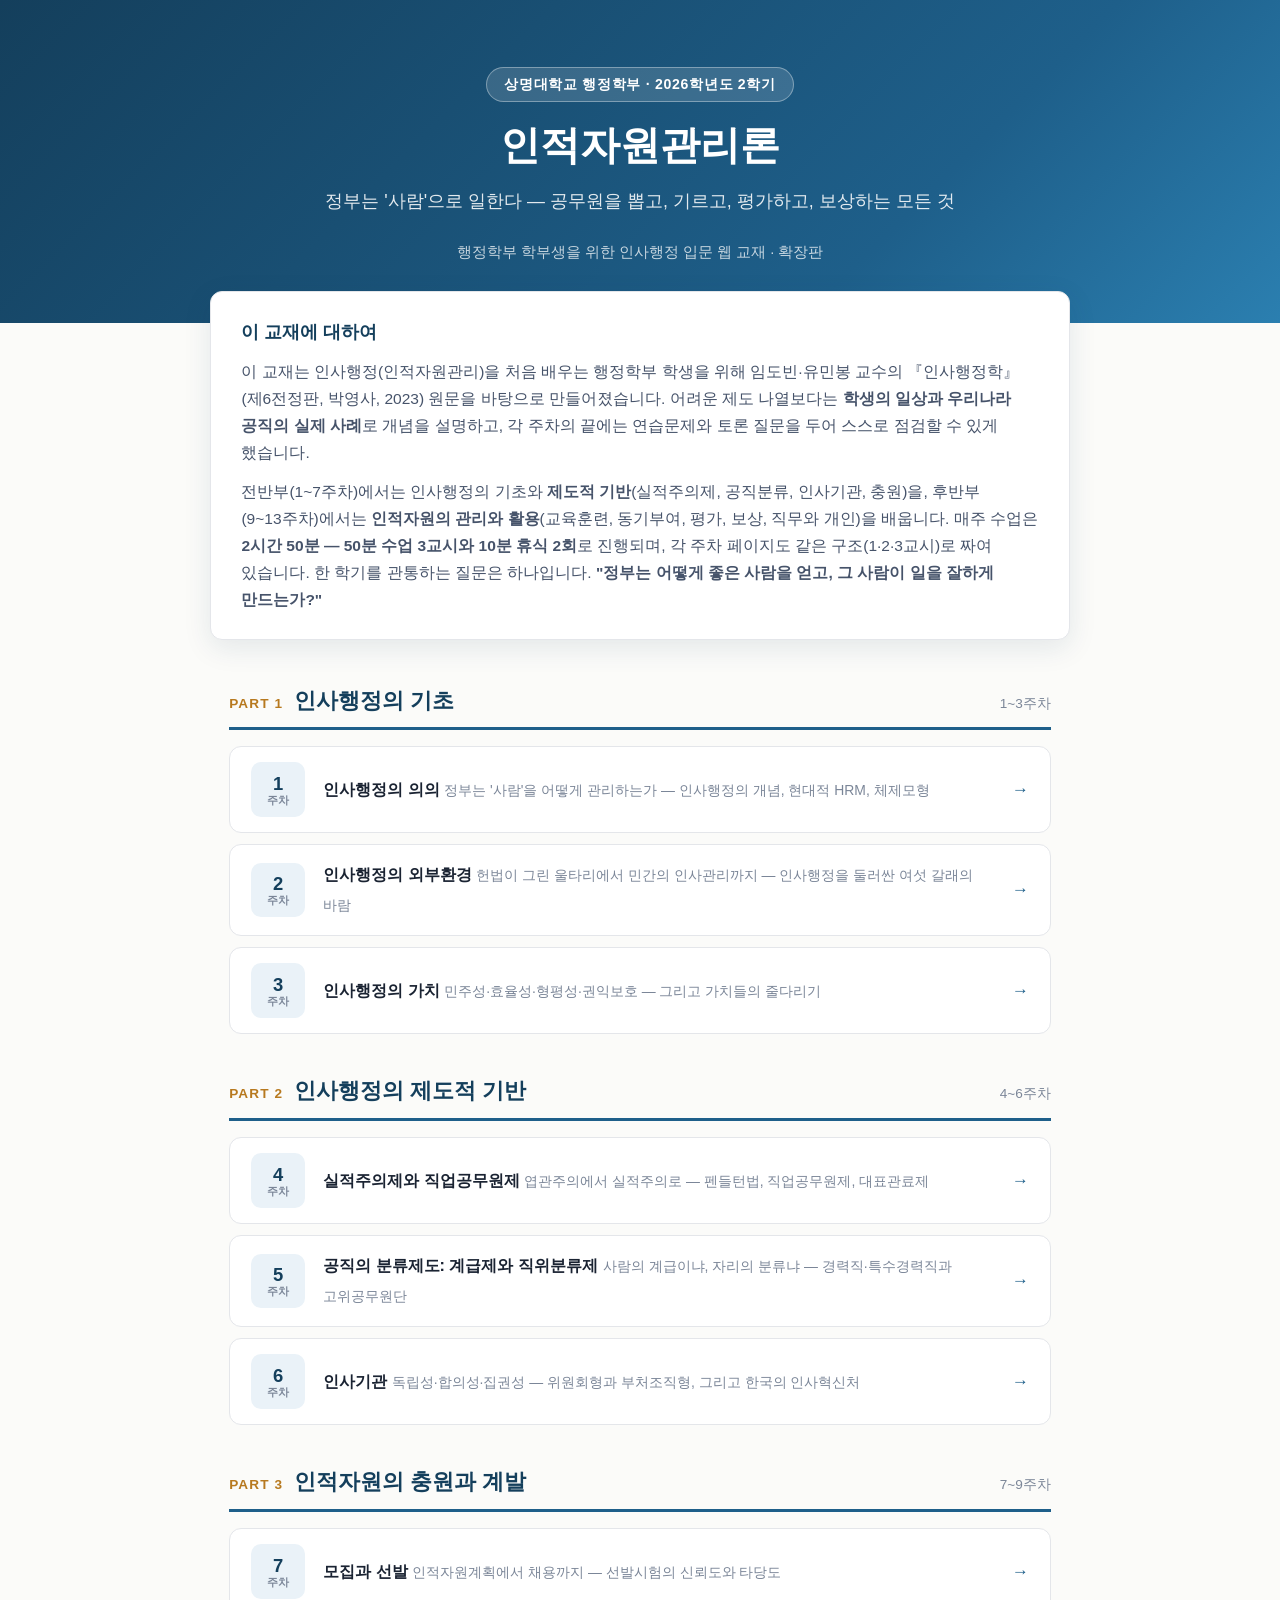
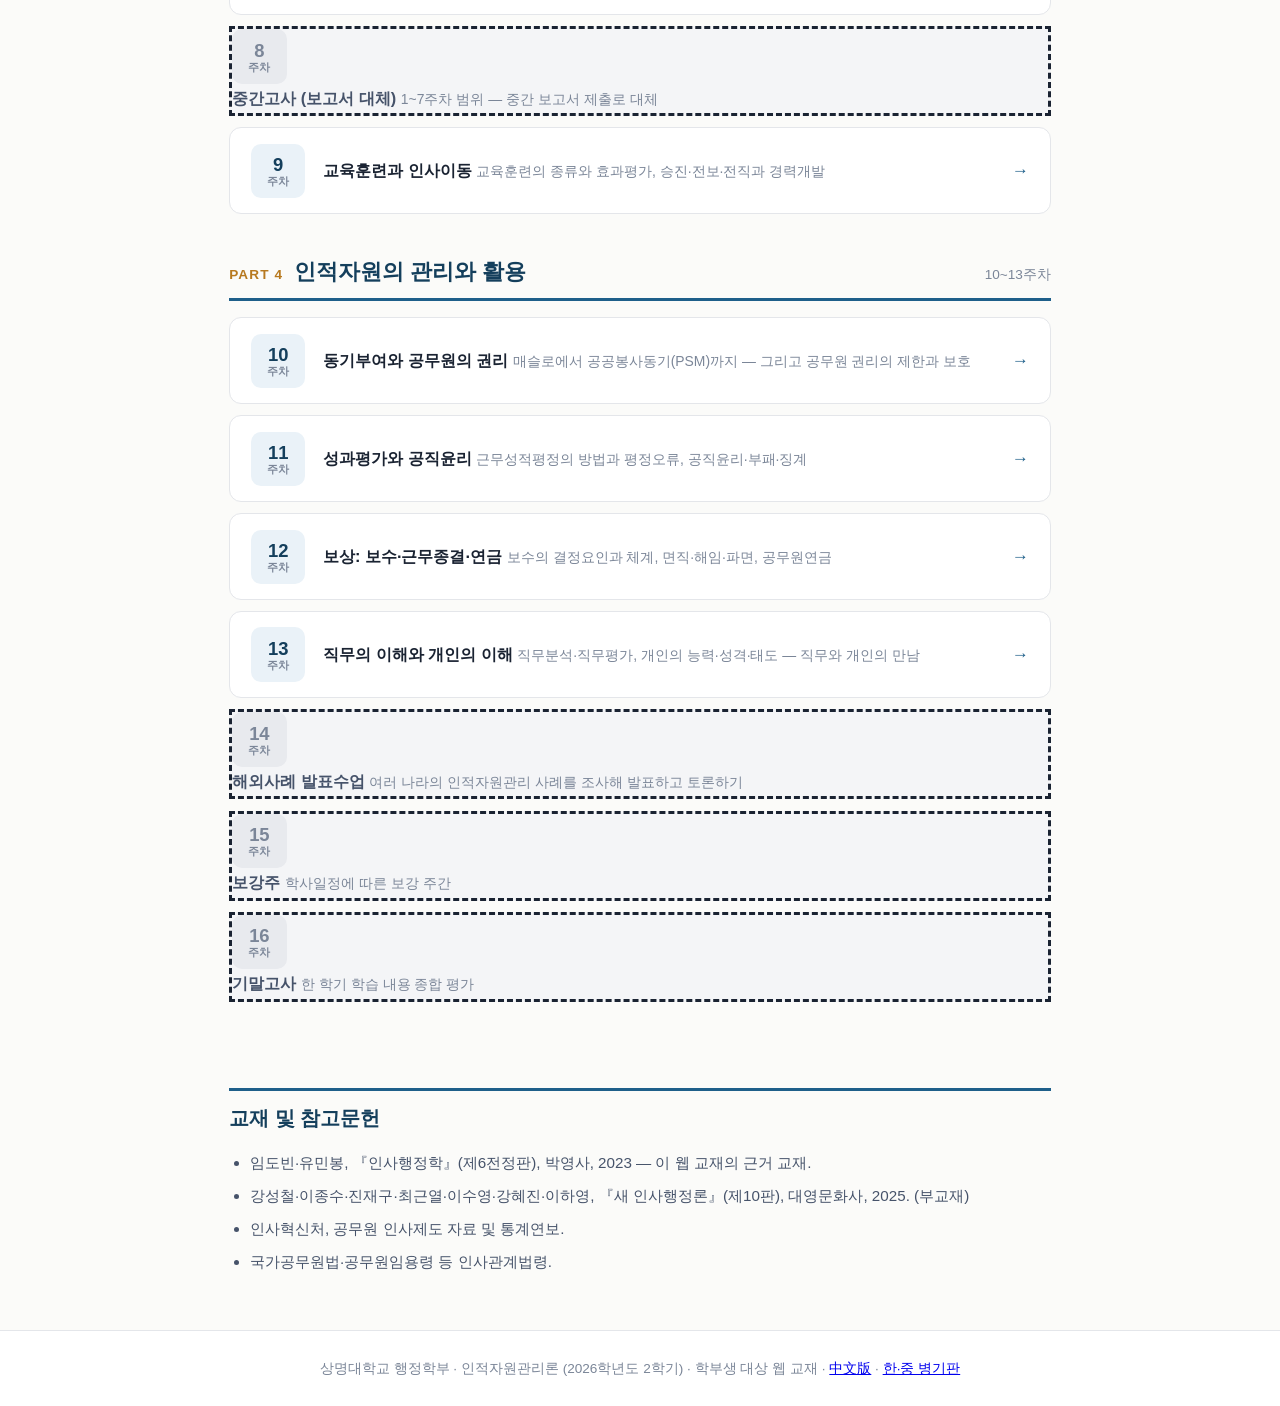
<file: index.html>
<!DOCTYPE html>
<html lang="ko">
<head>
<meta charset="UTF-8">
<meta name="viewport" content="width=device-width, initial-scale=1.0">
<title>인적자원관리론 — 웹 교재</title>
<link rel="stylesheet" href="style.css">
</head>
<body>

<div class="hero">
  <span class="eyebrow">상명대학교 행정학부 · 2026학년도 2학기</span>
  <h1>인적자원관리론</h1>
  <p class="tagline">정부는 '사람'으로 일한다 — 공무원을 뽑고, 기르고, 평가하고, 보상하는 모든 것</p>
  <p class="meta">행정학부 학부생을 위한 인사행정 입문 웹 교재 · 확장판</p>
</div>

<div class="intro-card">
  <h2>이 교재에 대하여</h2>
  <p>이 교재는 인사행정(인적자원관리)을 처음 배우는 행정학부 학생을 위해
  임도빈·유민봉 교수의 『인사행정학』(제6전정판, 박영사, 2023) 원문을 바탕으로 만들어졌습니다.
  어려운 제도 나열보다는 <strong>학생의 일상과 우리나라 공직의 실제 사례</strong>로 개념을 설명하고,
  각 주차의 끝에는 연습문제와 토론 질문을 두어 스스로 점검할 수 있게 했습니다.</p>
  <p>전반부(1~7주차)에서는 인사행정의 기초와 <strong>제도적 기반</strong>(실적주의제, 공직분류, 인사기관, 충원)을,
  후반부(9~13주차)에서는 <strong>인적자원의 관리와 활용</strong>(교육훈련, 동기부여, 평가, 보상, 직무와 개인)을 배웁니다.
  매주 수업은 <strong>2시간 50분 — 50분 수업 3교시와 10분 휴식 2회</strong>로 진행되며,
  각 주차 페이지도 같은 구조(1·2·3교시)로 짜여 있습니다.
  한 학기를 관통하는 질문은 하나입니다. <strong>"정부는 어떻게 좋은 사람을 얻고, 그 사람이 일을 잘하게 만드는가?"</strong></p>
</div>

<div class="toc-section">

  <div class="part-block">
    <div class="part-title">
      <span class="part-no">PART 1</span>
      <h2>인사행정의 기초</h2>
      <span class="part-weeks">1~3주차</span>
    </div>
    <div class="week-list">
      <a class="week-card" href="w01.html">
        <span class="wk"><span class="n">1</span><span class="u">주차</span></span>
        <span class="info">
          <span class="t">인사행정의 의의</span>
          <span class="d">정부는 '사람'을 어떻게 관리하는가 — 인사행정의 개념, 현대적 HRM, 체제모형</span>
        </span>
        <span class="go">→</span>
      </a>
      <a class="week-card" href="w02.html">
        <span class="wk"><span class="n">2</span><span class="u">주차</span></span>
        <span class="info">
          <span class="t">인사행정의 외부환경</span>
          <span class="d">헌법이 그린 울타리에서 민간의 인사관리까지 — 인사행정을 둘러싼 여섯 갈래의 바람</span>
        </span>
        <span class="go">→</span>
      </a>
      <a class="week-card" href="w03.html">
        <span class="wk"><span class="n">3</span><span class="u">주차</span></span>
        <span class="info">
          <span class="t">인사행정의 가치</span>
          <span class="d">민주성·효율성·형평성·권익보호 — 그리고 가치들의 줄다리기</span>
        </span>
        <span class="go">→</span>
      </a>
    </div>
  </div>

  <div class="part-block">
    <div class="part-title">
      <span class="part-no">PART 2</span>
      <h2>인사행정의 제도적 기반</h2>
      <span class="part-weeks">4~6주차</span>
    </div>
    <div class="week-list">
      <a class="week-card" href="w04.html">
        <span class="wk"><span class="n">4</span><span class="u">주차</span></span>
        <span class="info">
          <span class="t">실적주의제와 직업공무원제</span>
          <span class="d">엽관주의에서 실적주의로 — 펜들턴법, 직업공무원제, 대표관료제</span>
        </span>
        <span class="go">→</span>
      </a>
      <a class="week-card" href="w05.html">
        <span class="wk"><span class="n">5</span><span class="u">주차</span></span>
        <span class="info">
          <span class="t">공직의 분류제도: 계급제와 직위분류제</span>
          <span class="d">사람의 계급이냐, 자리의 분류냐 — 경력직·특수경력직과 고위공무원단</span>
        </span>
        <span class="go">→</span>
      </a>
      <a class="week-card" href="w06.html">
        <span class="wk"><span class="n">6</span><span class="u">주차</span></span>
        <span class="info">
          <span class="t">인사기관</span>
          <span class="d">독립성·합의성·집권성 — 위원회형과 부처조직형, 그리고 한국의 인사혁신처</span>
        </span>
        <span class="go">→</span>
      </a>
    </div>
  </div>

  <div class="part-block">
    <div class="part-title">
      <span class="part-no">PART 3</span>
      <h2>인적자원의 충원과 계발</h2>
      <span class="part-weeks">7~9주차</span>
    </div>
    <div class="week-list">
      <a class="week-card" href="w07.html">
        <span class="wk"><span class="n">7</span><span class="u">주차</span></span>
        <span class="info">
          <span class="t">모집과 선발</span>
          <span class="d">인적자원계획에서 채용까지 — 선발시험의 신뢰도와 타당도</span>
        </span>
        <span class="go">→</span>
      </a>
      <span class="week-card exam">
        <span class="wk"><span class="n">8</span><span class="u">주차</span></span>
        <span class="info">
          <span class="t">중간고사 (보고서 대체)</span>
          <span class="d">1~7주차 범위 — 중간 보고서 제출로 대체</span>
        </span>
      </span>
      <a class="week-card" href="w09.html">
        <span class="wk"><span class="n">9</span><span class="u">주차</span></span>
        <span class="info">
          <span class="t">교육훈련과 인사이동</span>
          <span class="d">교육훈련의 종류와 효과평가, 승진·전보·전직과 경력개발</span>
        </span>
        <span class="go">→</span>
      </a>
    </div>
  </div>

  <div class="part-block">
    <div class="part-title">
      <span class="part-no">PART 4</span>
      <h2>인적자원의 관리와 활용</h2>
      <span class="part-weeks">10~13주차</span>
    </div>
    <div class="week-list">
      <a class="week-card" href="w10.html">
        <span class="wk"><span class="n">10</span><span class="u">주차</span></span>
        <span class="info">
          <span class="t">동기부여와 공무원의 권리</span>
          <span class="d">매슬로에서 공공봉사동기(PSM)까지 — 그리고 공무원 권리의 제한과 보호</span>
        </span>
        <span class="go">→</span>
      </a>
      <a class="week-card" href="w11.html">
        <span class="wk"><span class="n">11</span><span class="u">주차</span></span>
        <span class="info">
          <span class="t">성과평가와 공직윤리</span>
          <span class="d">근무성적평정의 방법과 평정오류, 공직윤리·부패·징계</span>
        </span>
        <span class="go">→</span>
      </a>
      <a class="week-card" href="w12.html">
        <span class="wk"><span class="n">12</span><span class="u">주차</span></span>
        <span class="info">
          <span class="t">보상: 보수·근무종결·연금</span>
          <span class="d">보수의 결정요인과 체계, 면직·해임·파면, 공무원연금</span>
        </span>
        <span class="go">→</span>
      </a>
      <a class="week-card" href="w13.html">
        <span class="wk"><span class="n">13</span><span class="u">주차</span></span>
        <span class="info">
          <span class="t">직무의 이해와 개인의 이해</span>
          <span class="d">직무분석·직무평가, 개인의 능력·성격·태도 — 직무와 개인의 만남</span>
        </span>
        <span class="go">→</span>
      </a>
      <span class="week-card exam">
        <span class="wk"><span class="n">14</span><span class="u">주차</span></span>
        <span class="info">
          <span class="t">해외사례 발표수업</span>
          <span class="d">여러 나라의 인적자원관리 사례를 조사해 발표하고 토론하기</span>
        </span>
      </span>
      <span class="week-card exam">
        <span class="wk"><span class="n">15</span><span class="u">주차</span></span>
        <span class="info">
          <span class="t">보강주</span>
          <span class="d">학사일정에 따른 보강 주간</span>
        </span>
      </span>
      <span class="week-card exam">
        <span class="wk"><span class="n">16</span><span class="u">주차</span></span>
        <span class="info">
          <span class="t">기말고사</span>
          <span class="d">한 학기 학습 내용 종합 평가</span>
        </span>
      </span>
    </div>
  </div>

</div>

<div class="ref-section">
  <h2>교재 및 참고문헌</h2>
  <ul>
    <li>임도빈·유민봉, 『인사행정학』(제6전정판), 박영사, 2023 — 이 웹 교재의 근거 교재.</li>
    <li>강성철·이종수·진재구·최근열·이수영·강혜진·이하영, 『새 인사행정론』(제10판), 대영문화사, 2025. (부교재)</li>
    <li>인사혁신처, 공무원 인사제도 자료 및 통계연보.</li>
    <li>국가공무원법·공무원임용령 등 인사관계법령.</li>
  </ul>
</div>

<footer>
  상명대학교 행정학부 · 인적자원관리론 (2026학년도 2학기) · 학부생 대상 웹 교재 · <a href="https://fantasist77-hub.github.io/hrm-textbook-zh/">中文版</a> · <a href="https://fantasist77-hub.github.io/hrm-textbook-bilingual/">한·중 병기판</a>
</footer>

</body>
</html>
</file>
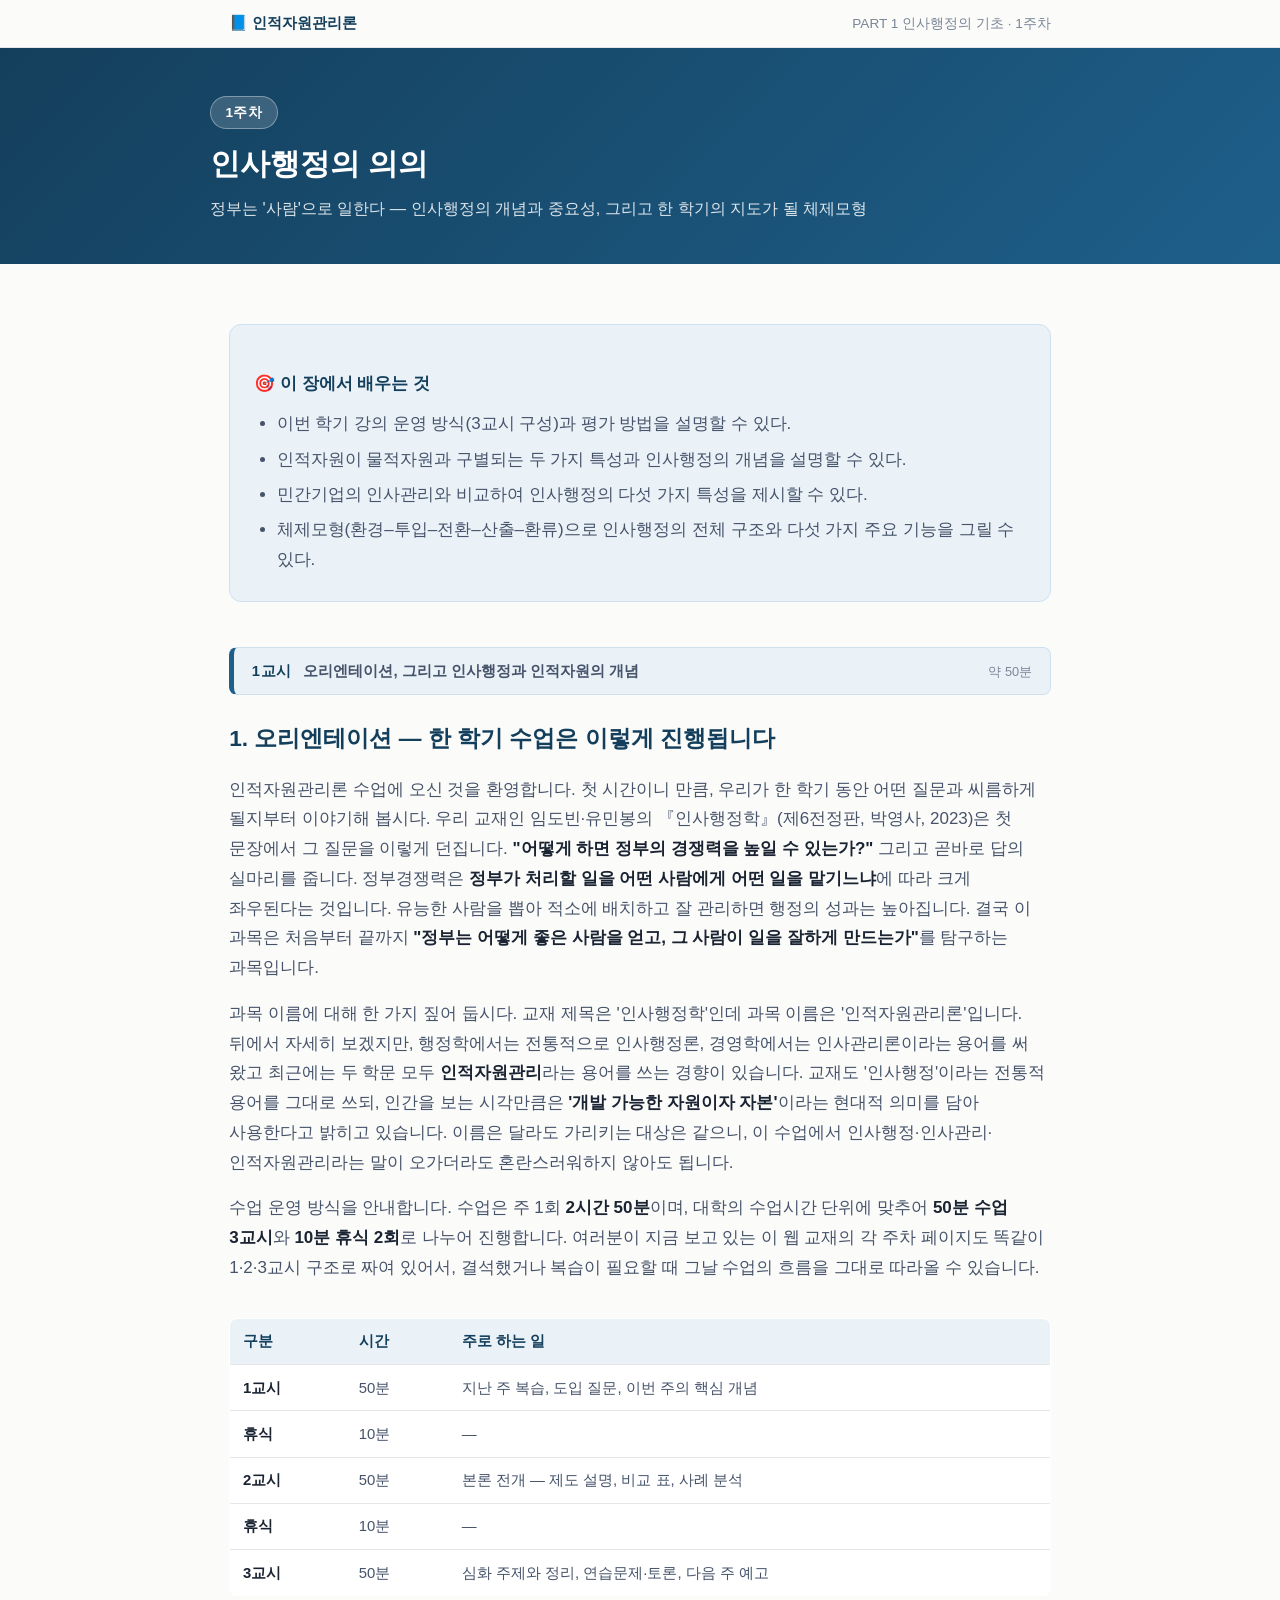
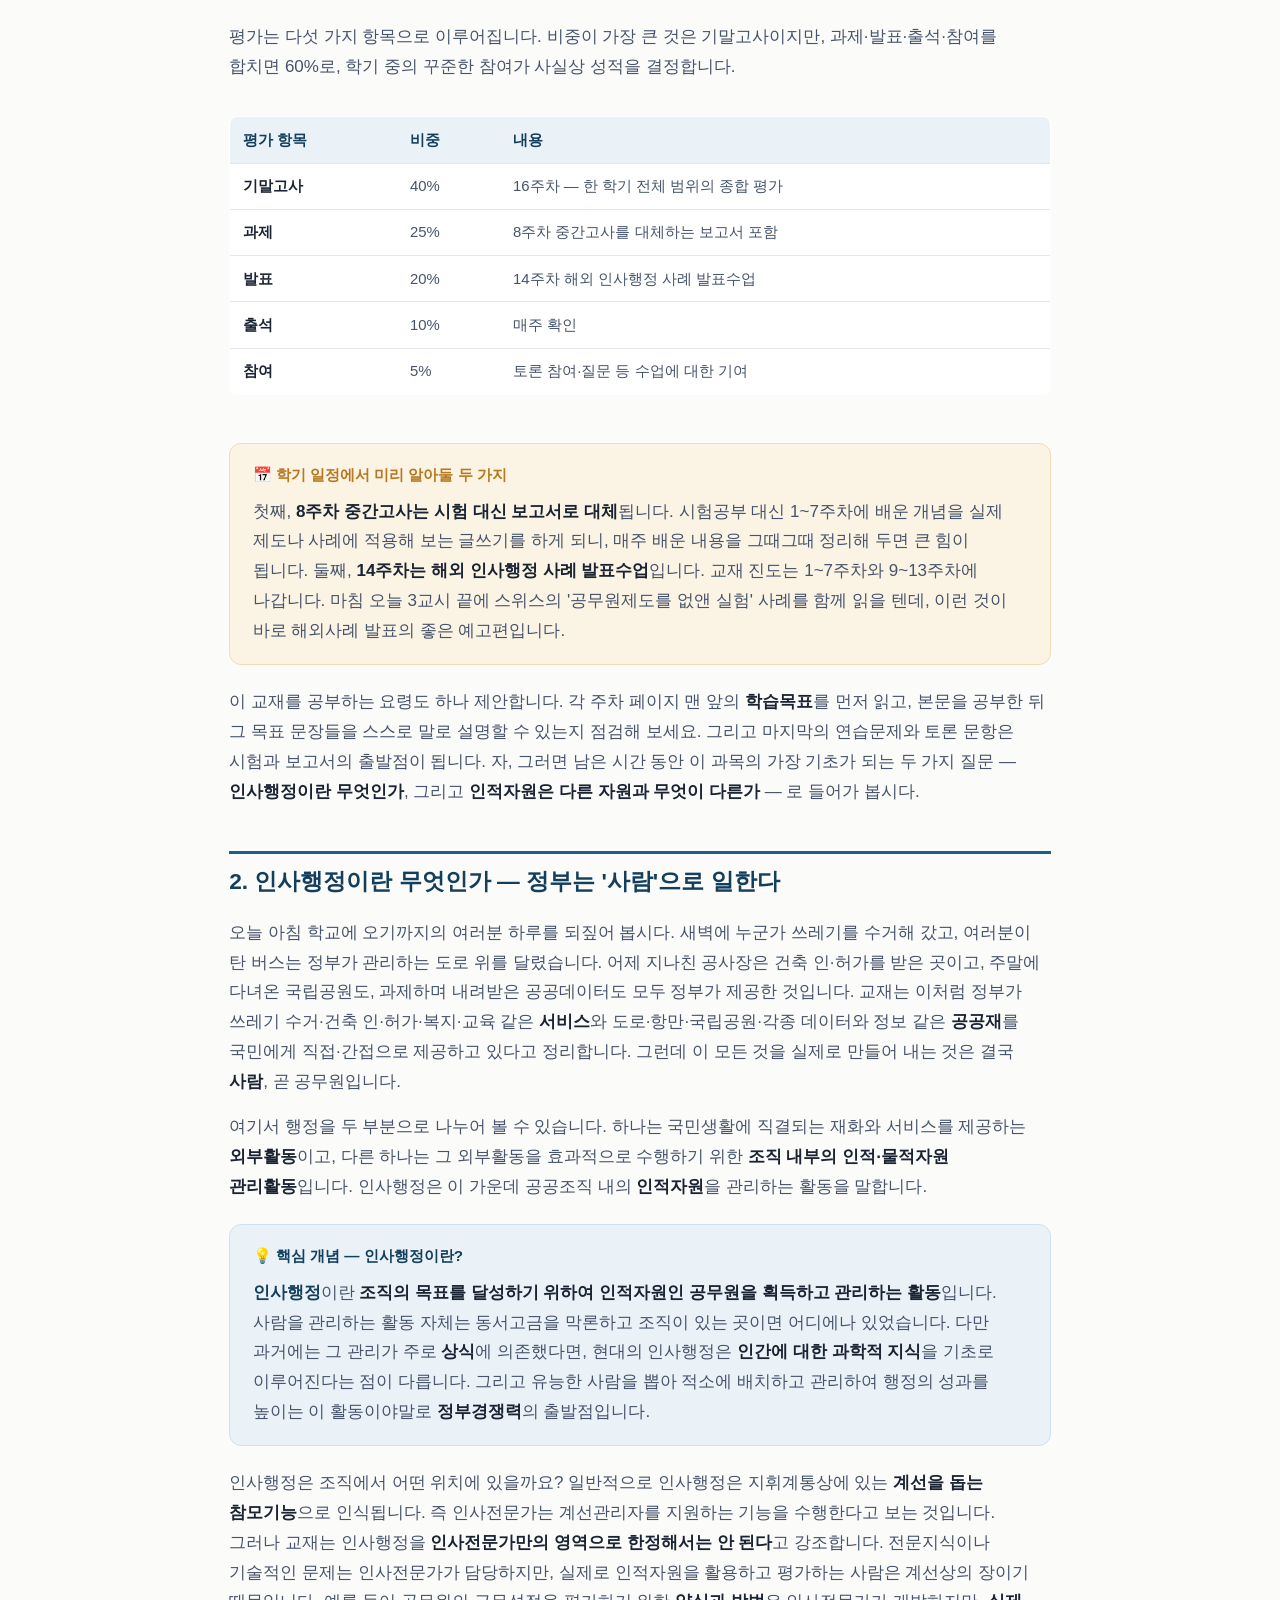
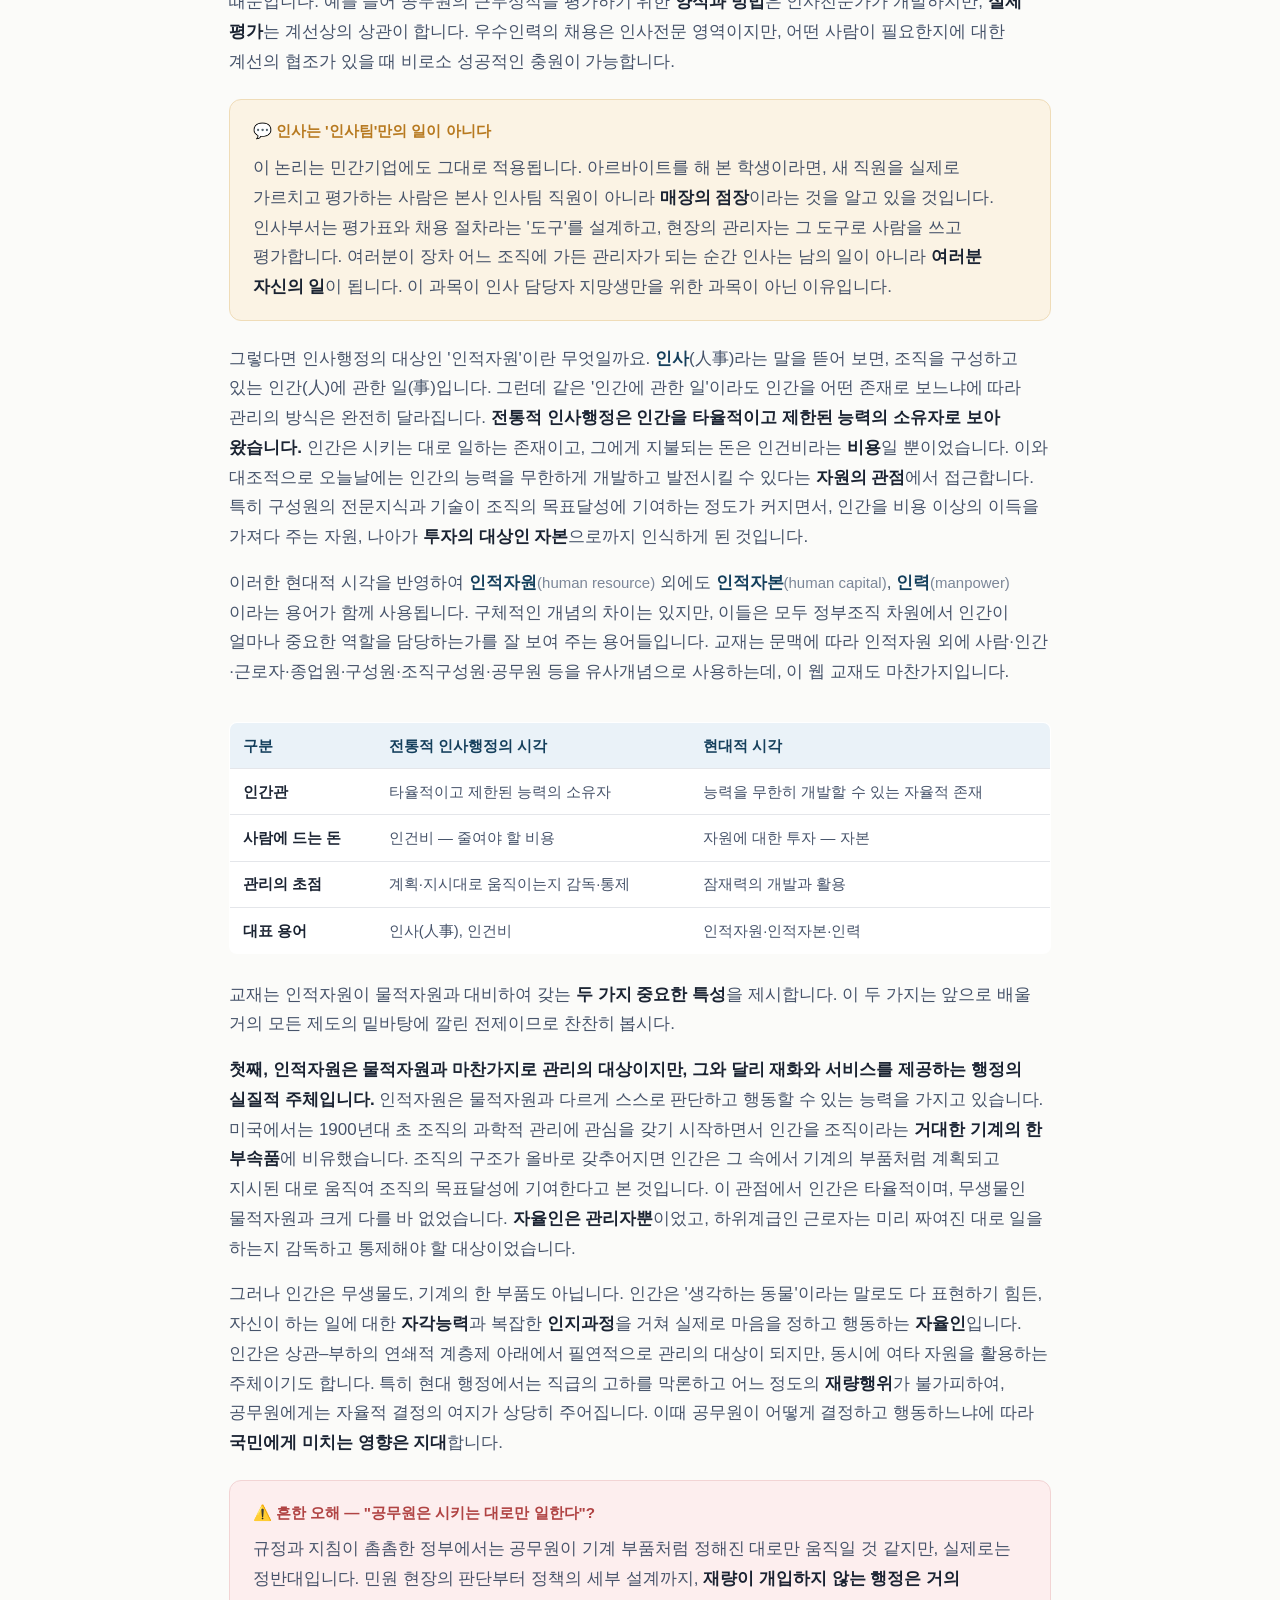
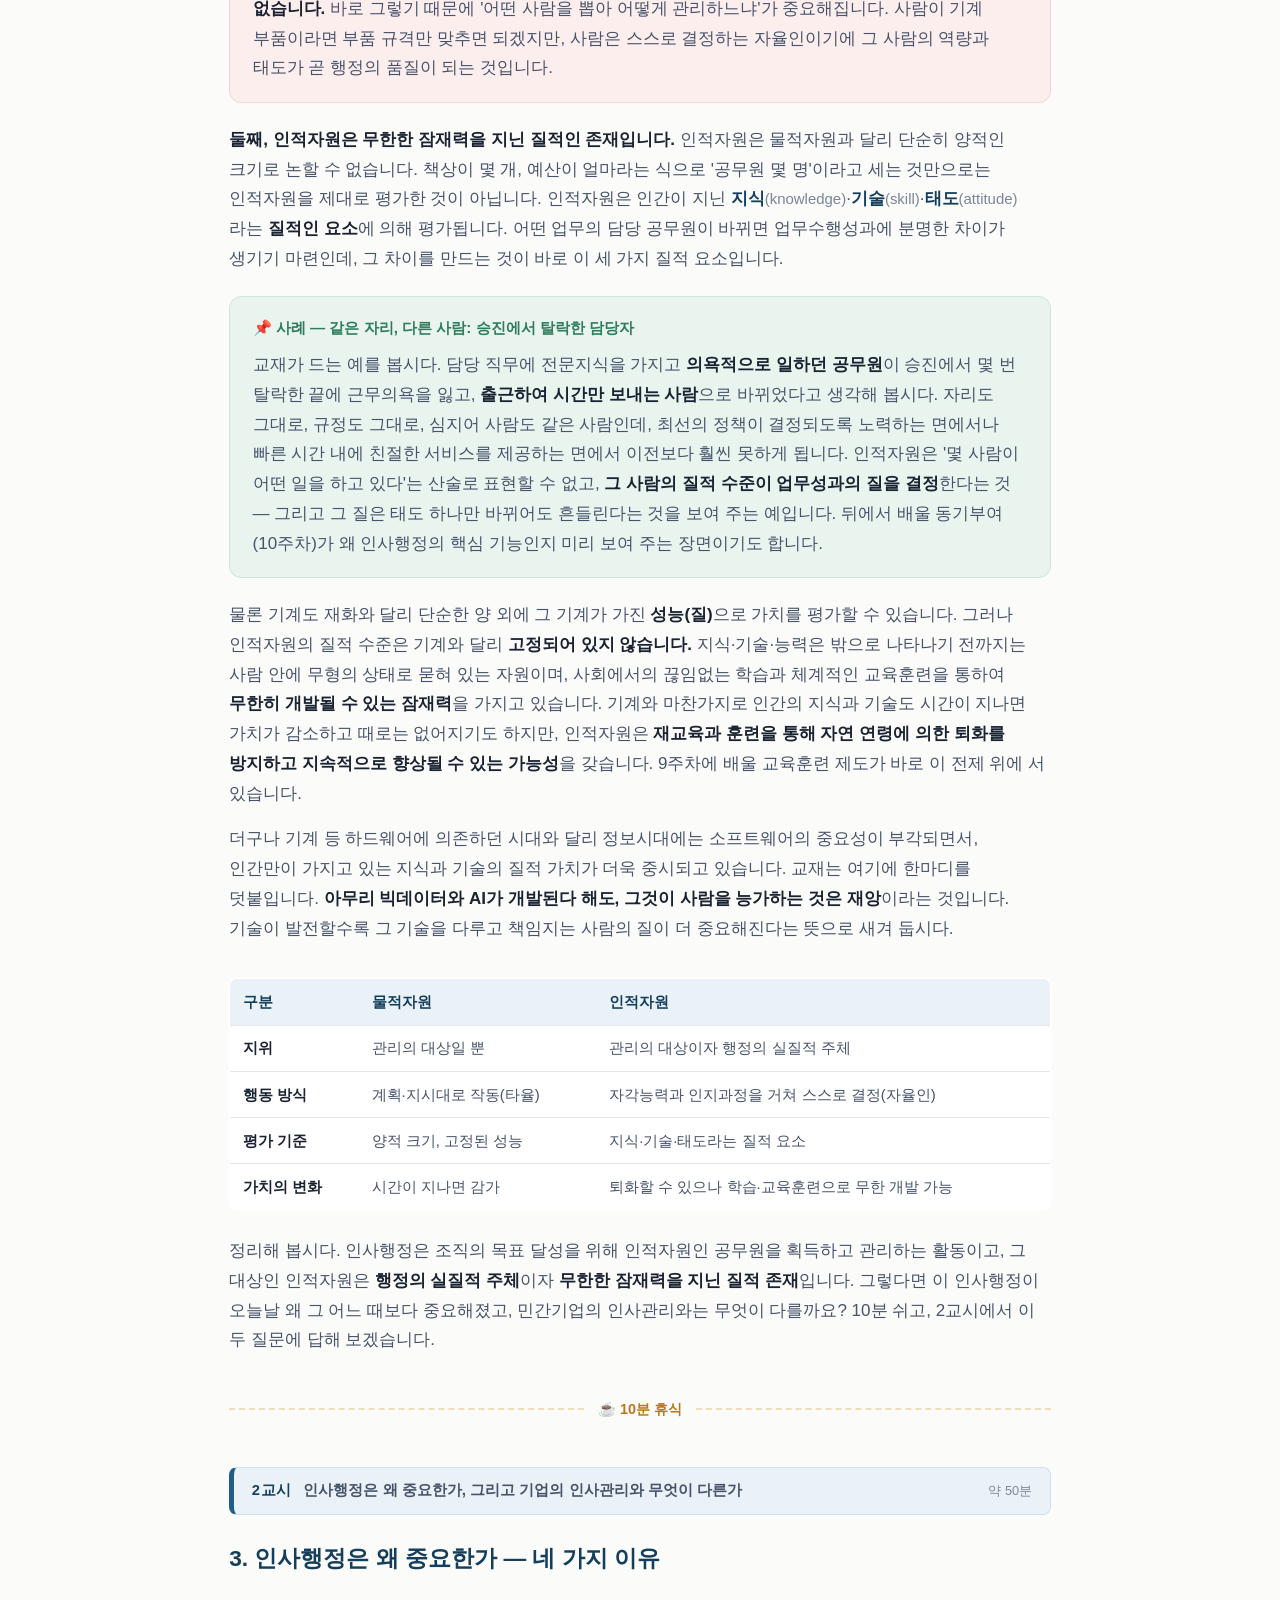
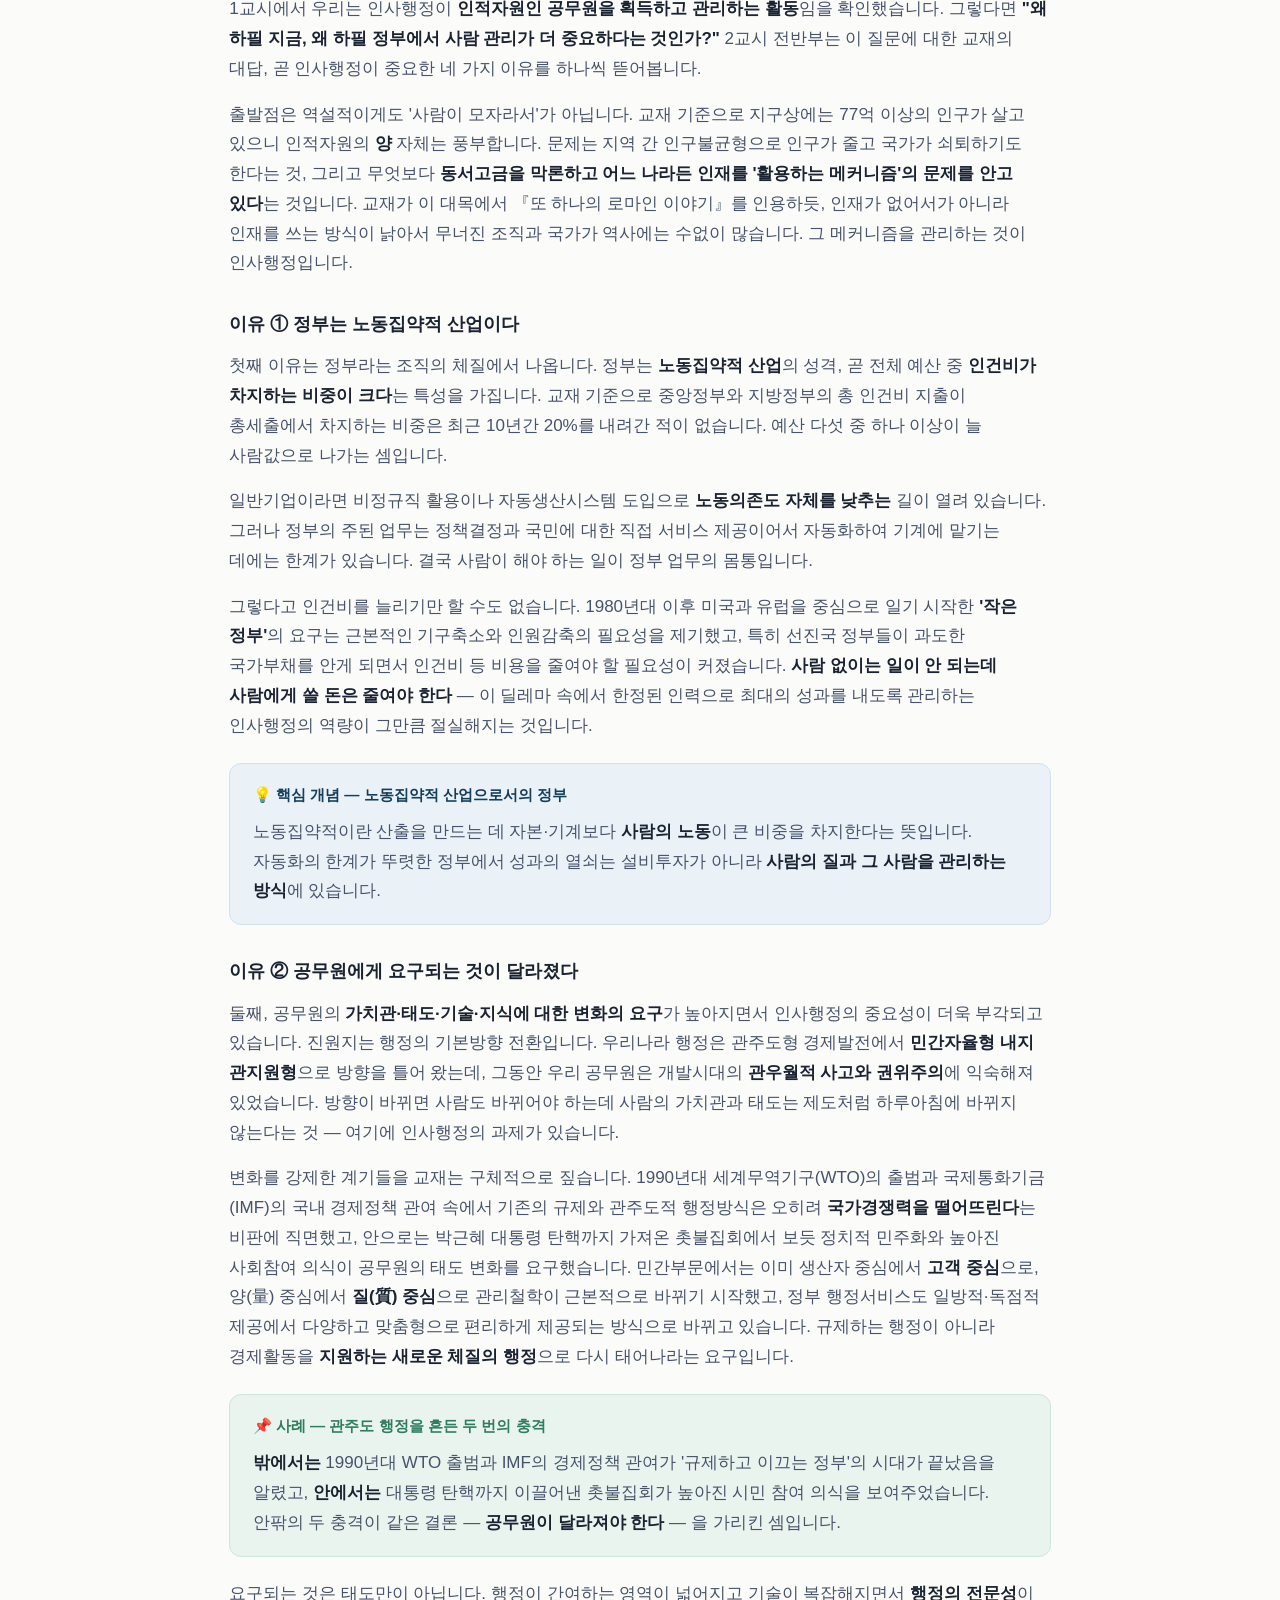
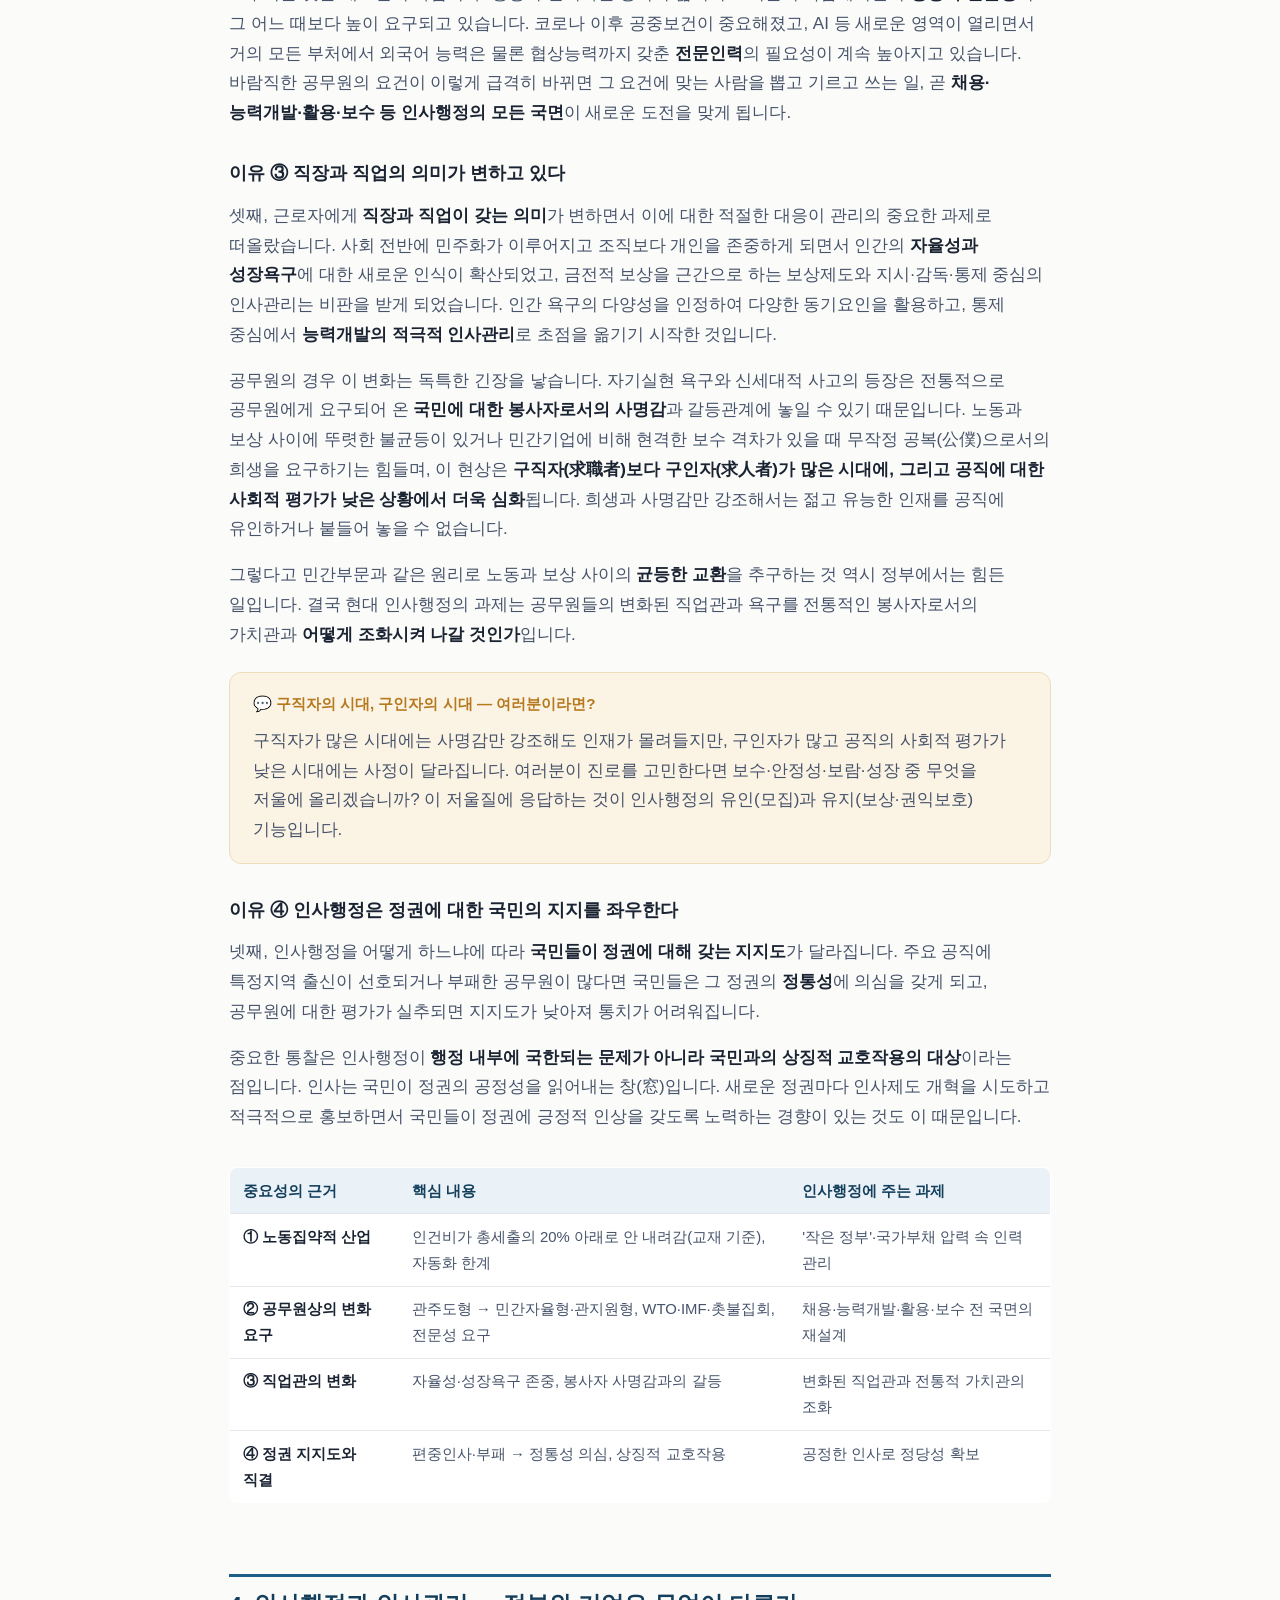
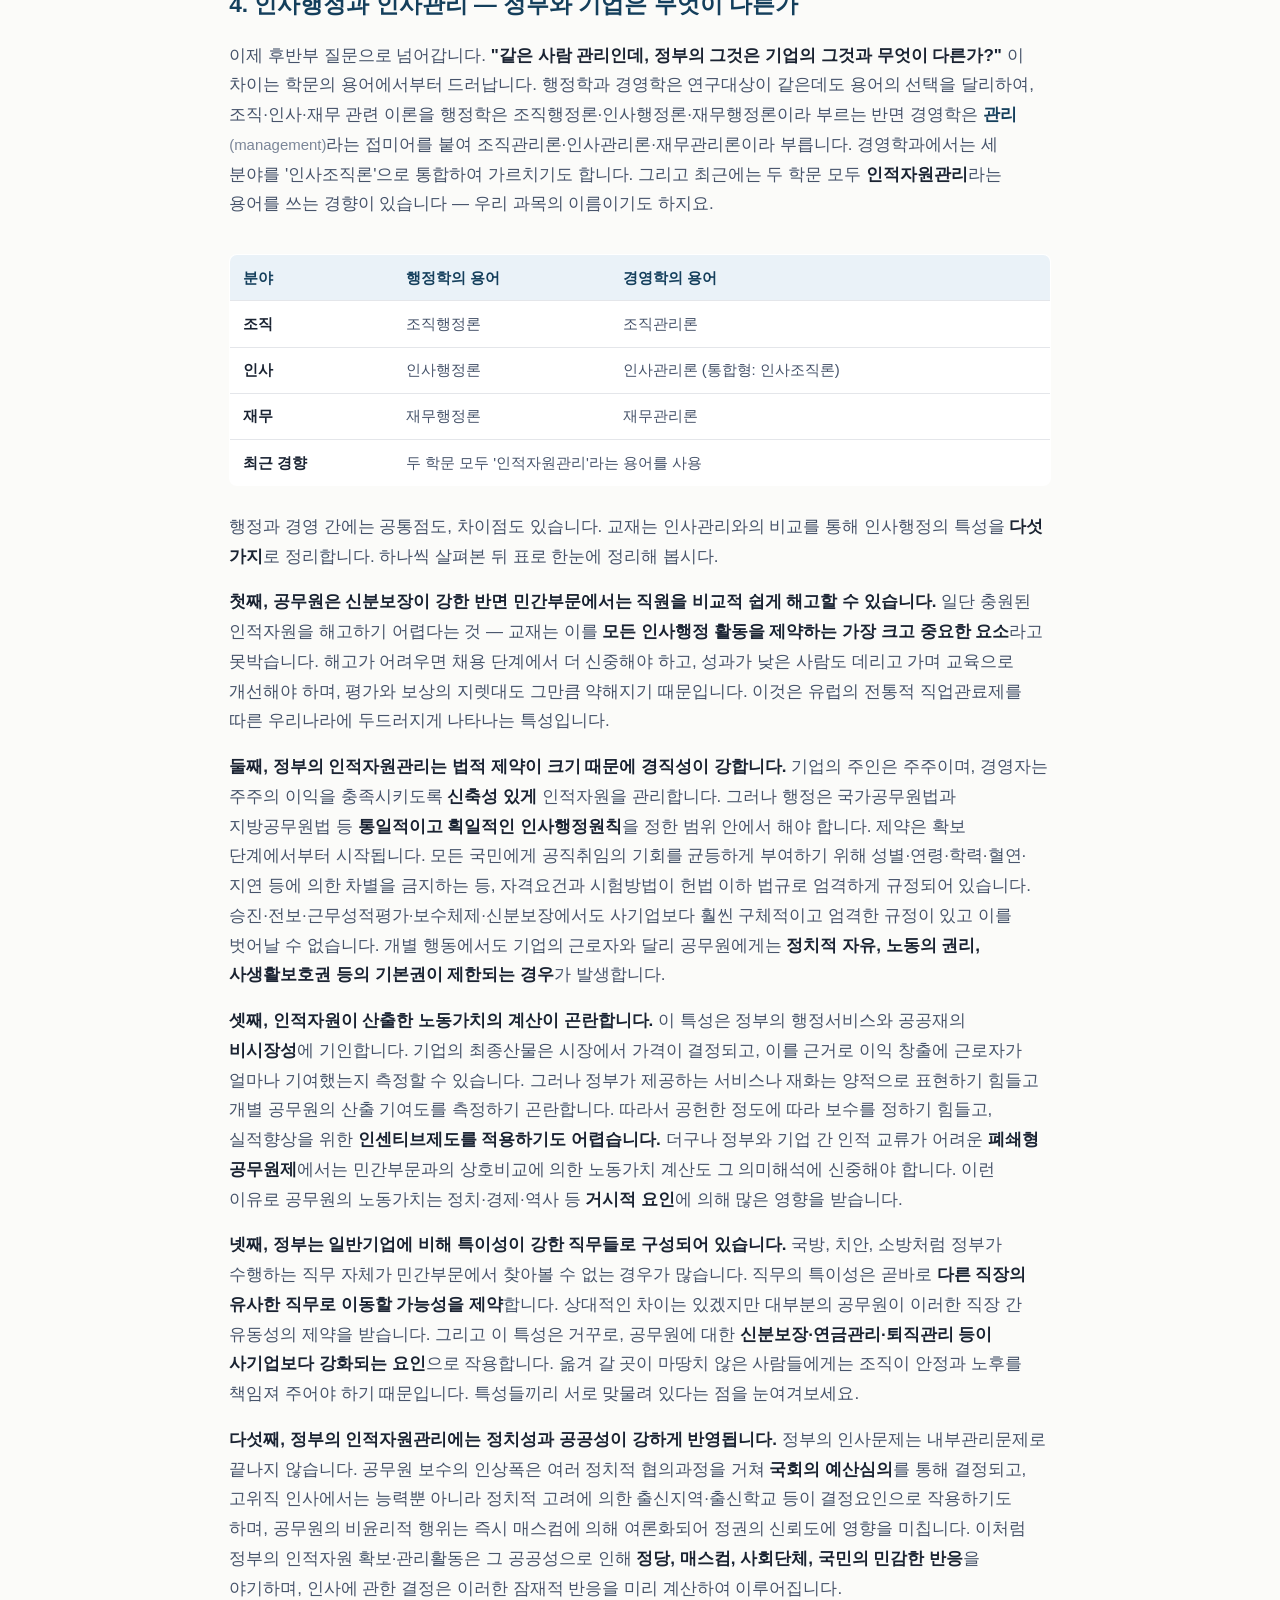
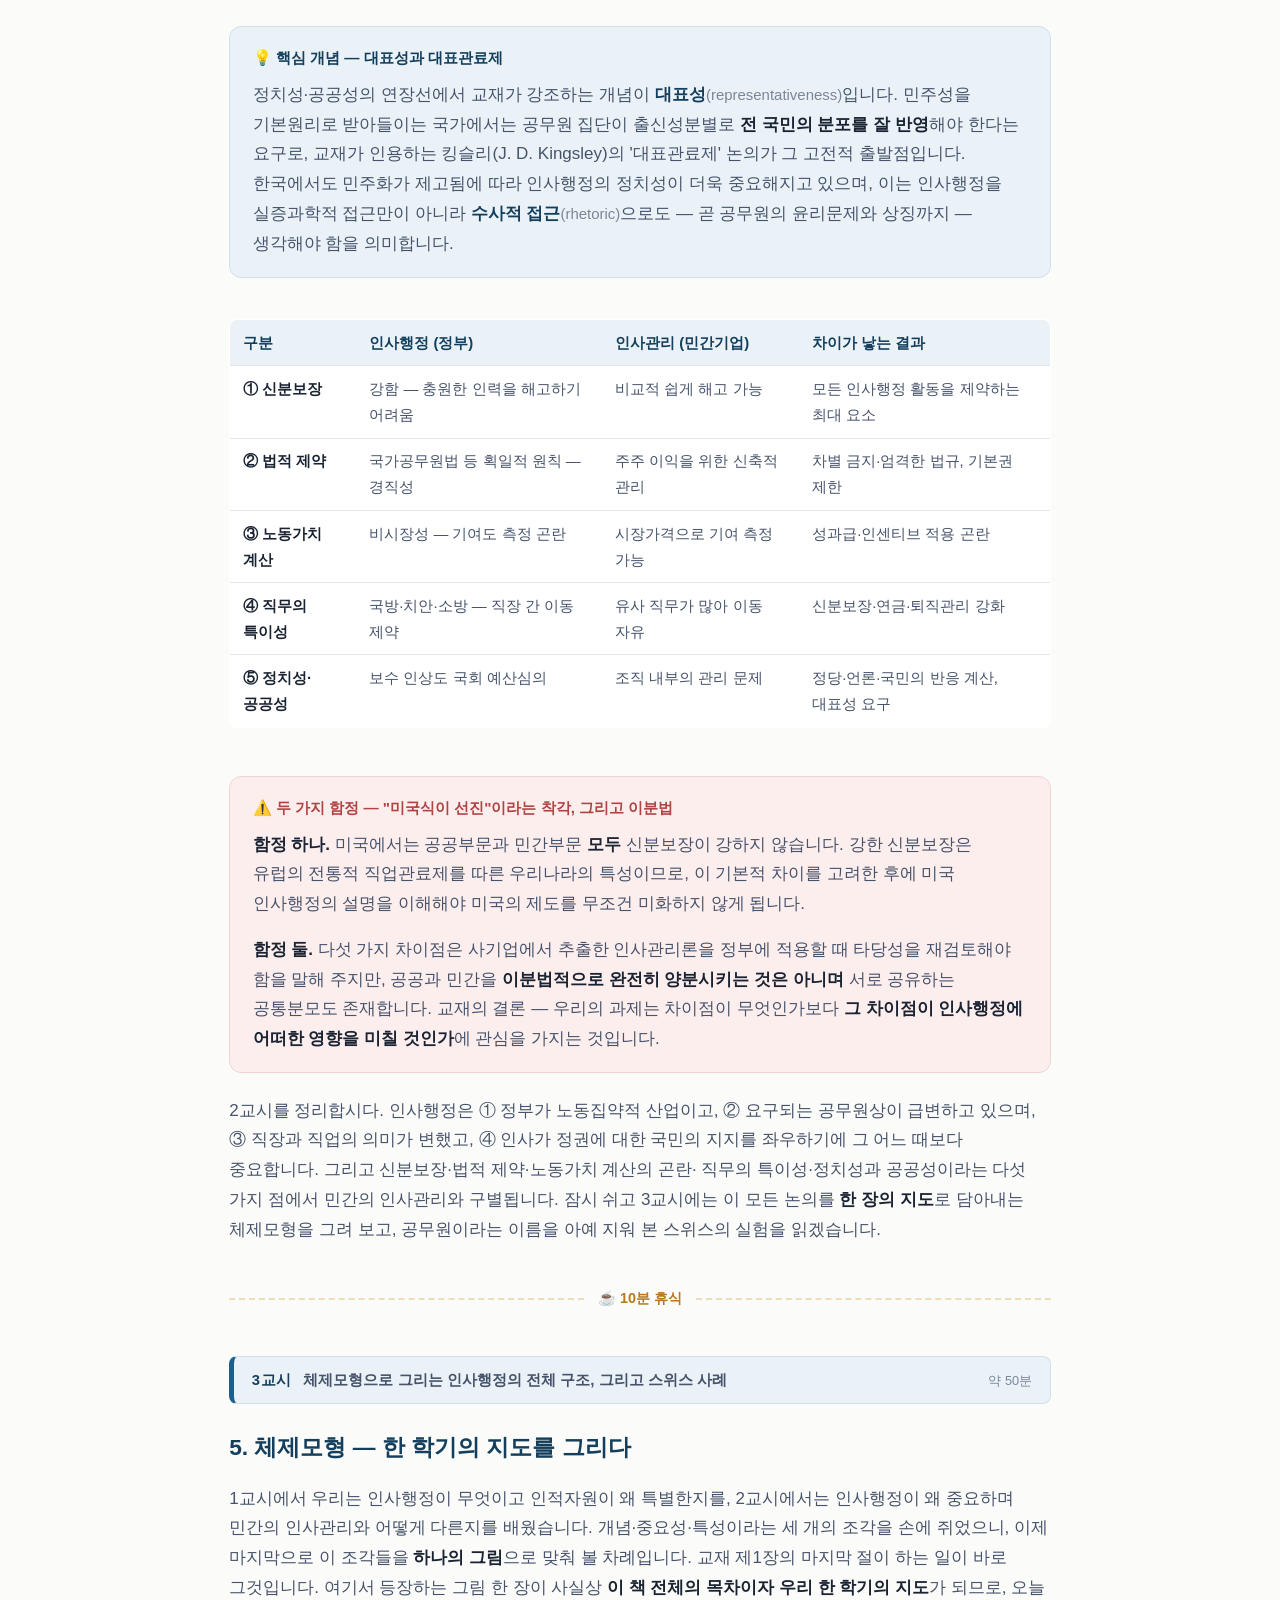
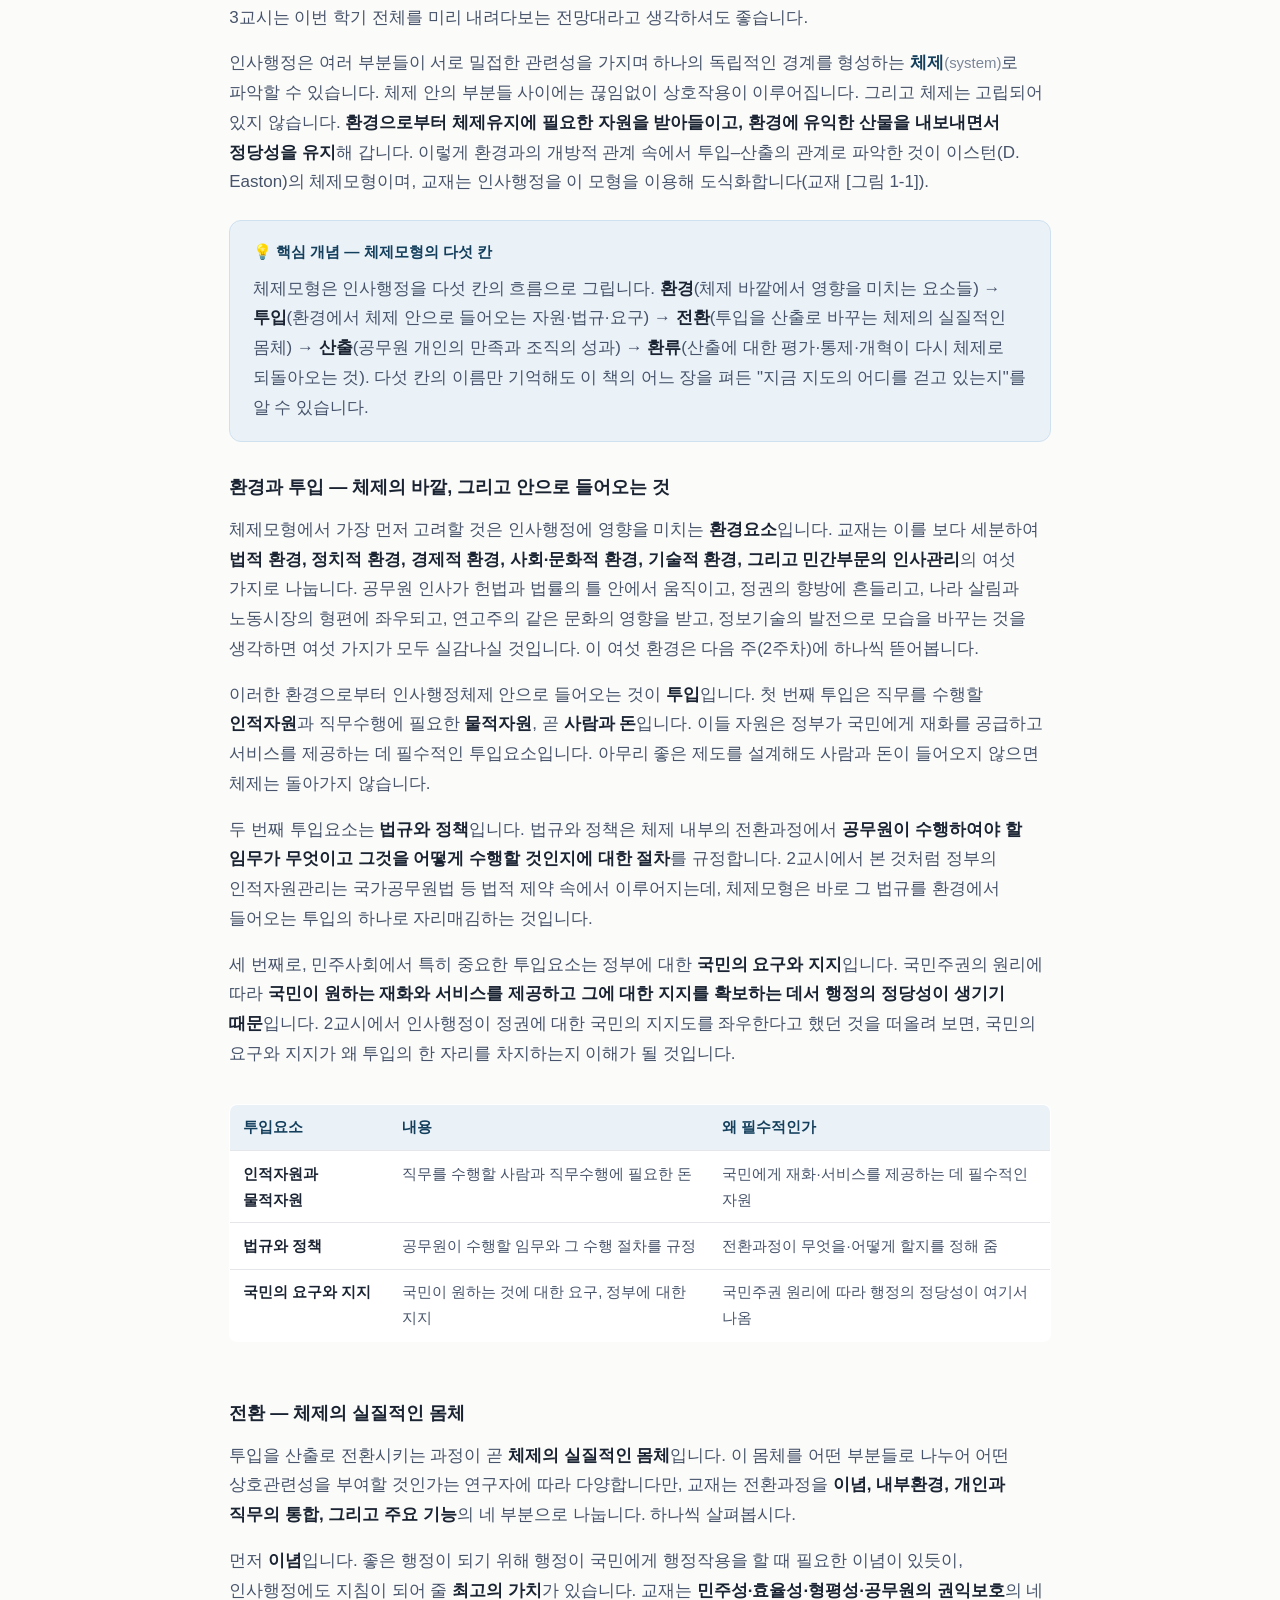
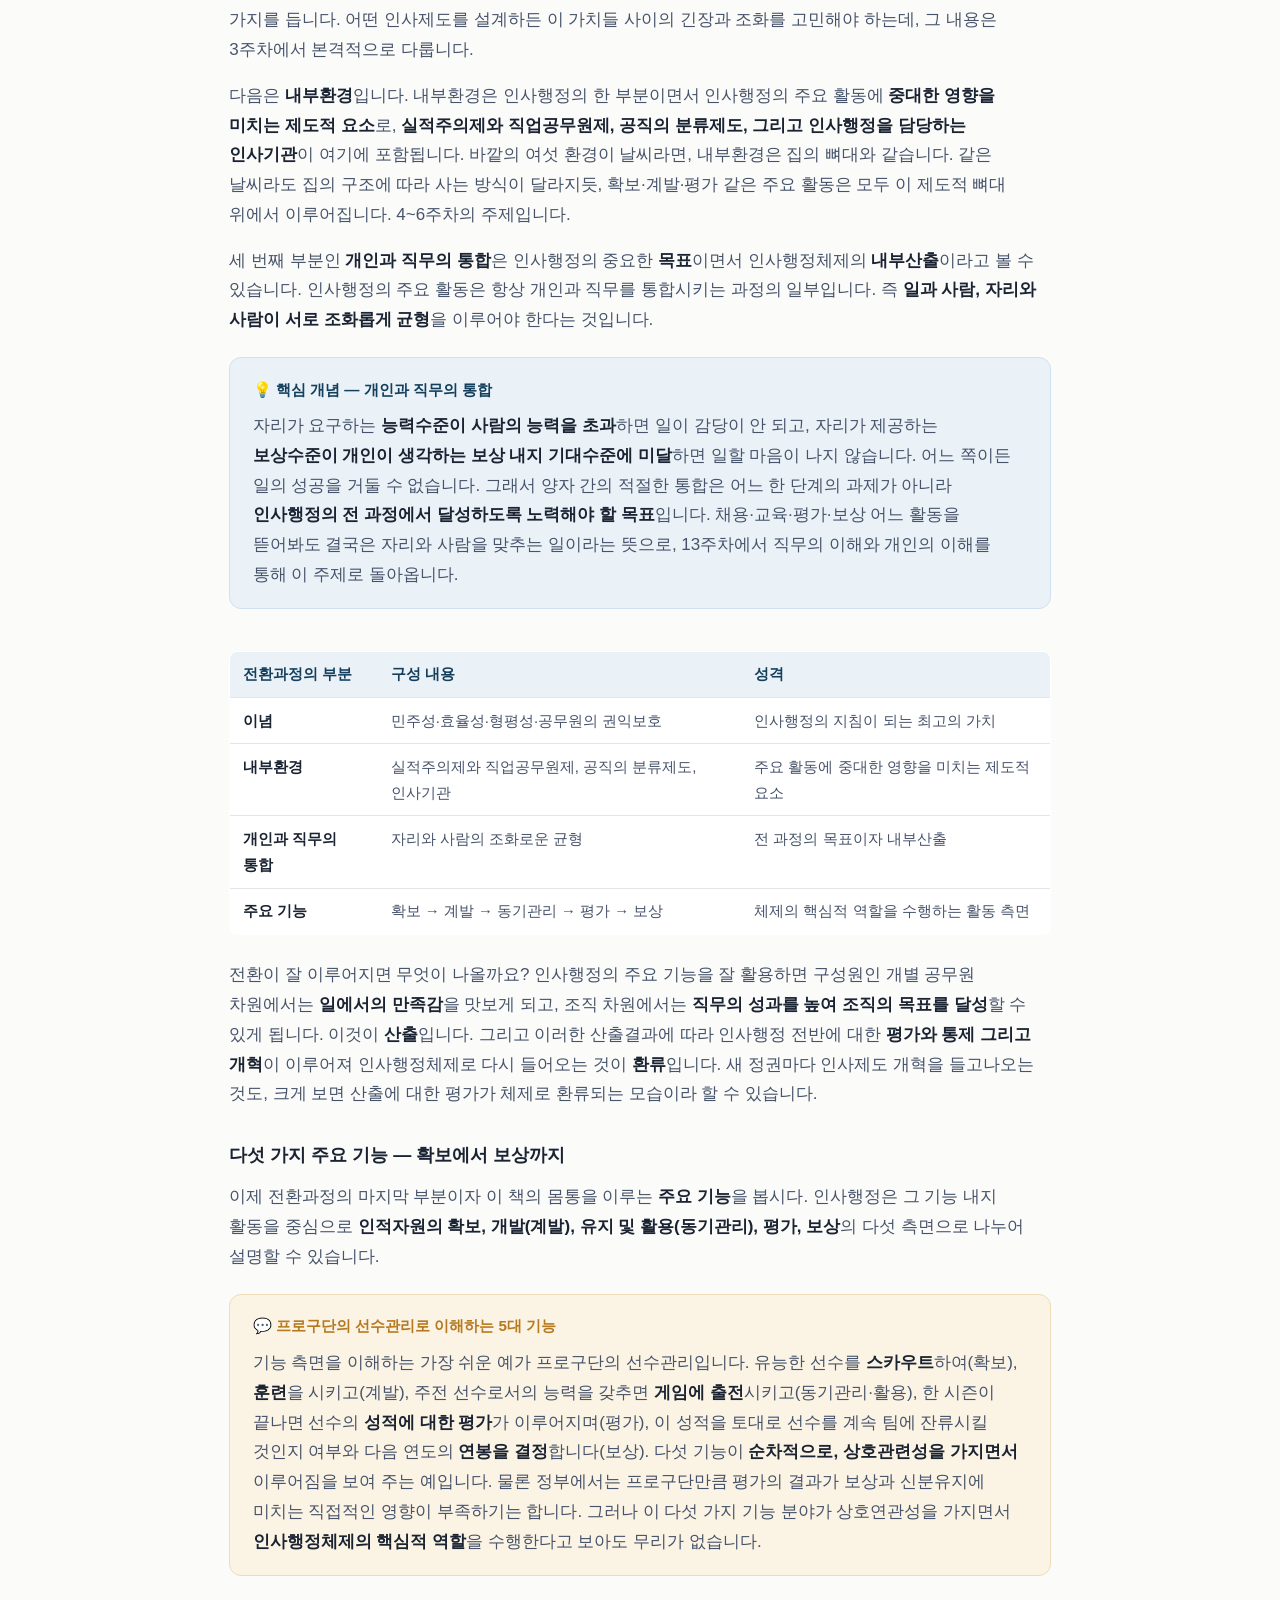
<file: w01.html>
<!DOCTYPE html>
<html lang="ko">
<head>
<meta charset="UTF-8">
<meta name="viewport" content="width=device-width, initial-scale=1.0">
<title>1주차 · 인사행정의 의의 — 인적자원관리론</title>
<link rel="stylesheet" href="style.css">
</head>
<body>

<nav class="topnav">
  <div class="inner">
    <a class="home" href="index.html">📘 인적자원관리론</a>
    <span class="crumb">PART 1 인사행정의 기초 · 1주차</span>
  </div>
</nav>

<header class="chapter-header">
  <div class="inner">
    <span class="week-badge">1주차</span>
    <h1>인사행정의 의의</h1>
    <p class="subtitle">정부는 '사람'으로 일한다 — 인사행정의 개념과 중요성, 그리고 한 학기의 지도가 될 체제모형</p>
  </div>
</header>

<main>

<div class="objectives">
  <h2>🎯 이 장에서 배우는 것</h2>
  <ul>
    <li>이번 학기 강의 운영 방식(3교시 구성)과 평가 방법을 설명할 수 있다.</li>
    <li>인적자원이 물적자원과 구별되는 두 가지 특성과 인사행정의 개념을 설명할 수 있다.</li>
    <li>민간기업의 인사관리와 비교하여 인사행정의 다섯 가지 특성을 제시할 수 있다.</li>
    <li>체제모형(환경–투입–전환–산출–환류)으로 인사행정의 전체 구조와 다섯 가지 주요 기능을 그릴 수 있다.</li>
  </ul>
</div>

<!-- 1교시 -->
<section class="session">
  <div class="session-header">
    <span class="session-no">1교시</span>
    <span class="session-title">오리엔테이션, 그리고 인사행정과 인적자원의 개념</span>
    <span class="session-time">약 50분</span>
  </div>

  <h2>1. 오리엔테이션 — 한 학기 수업은 이렇게 진행됩니다</h2>

  <p>인적자원관리론 수업에 오신 것을 환영합니다. 첫 시간이니 만큼, 우리가 한 학기 동안
  어떤 질문과 씨름하게 될지부터 이야기해 봅시다. 우리 교재인 임도빈·유민봉의
  『인사행정학』(제6전정판, 박영사, 2023)은 첫 문장에서 그 질문을 이렇게 던집니다.
  <strong>"어떻게 하면 정부의 경쟁력을 높일 수 있는가?"</strong> 그리고 곧바로 답의
  실마리를 줍니다. 정부경쟁력은 <strong>정부가 처리할 일을 어떤 사람에게 어떤 일을
  맡기느냐</strong>에 따라 크게 좌우된다는 것입니다. 유능한 사람을 뽑아 적소에 배치하고
  잘 관리하면 행정의 성과는 높아집니다. 결국 이 과목은 처음부터 끝까지
  <strong>"정부는 어떻게 좋은 사람을 얻고, 그 사람이 일을 잘하게 만드는가"</strong>를
  탐구하는 과목입니다.</p>

  <p>과목 이름에 대해 한 가지 짚어 둡시다. 교재 제목은 '인사행정학'인데 과목 이름은
  '인적자원관리론'입니다. 뒤에서 자세히 보겠지만, 행정학에서는 전통적으로 인사행정론,
  경영학에서는 인사관리론이라는 용어를 써 왔고 최근에는 두 학문 모두
  <strong>인적자원관리</strong>라는 용어를 쓰는 경향이 있습니다. 교재도 '인사행정'이라는
  전통적 용어를 그대로 쓰되, 인간을 보는 시각만큼은 <strong>'개발 가능한 자원이자
  자본'</strong>이라는 현대적 의미를 담아 사용한다고 밝히고 있습니다. 이름은 달라도
  가리키는 대상은 같으니, 이 수업에서 인사행정·인사관리·인적자원관리라는 말이 오가더라도
  혼란스러워하지 않아도 됩니다.</p>

  <p>수업 운영 방식을 안내합니다. 수업은 주 1회 <strong>2시간 50분</strong>이며, 대학의
  수업시간 단위에 맞추어 <strong>50분 수업 3교시</strong>와 <strong>10분 휴식 2회</strong>로
  나누어 진행합니다. 여러분이 지금 보고 있는 이 웹 교재의 각 주차 페이지도 똑같이
  1·2·3교시 구조로 짜여 있어서, 결석했거나 복습이 필요할 때 그날 수업의 흐름을 그대로
  따라올 수 있습니다.</p>

  <div class="table-wrap">
  <table>
    <tr><th>구분</th><th>시간</th><th>주로 하는 일</th></tr>
    <tr><td><strong>1교시</strong></td><td>50분</td><td>지난 주 복습, 도입 질문, 이번 주의 핵심 개념</td></tr>
    <tr><td><strong>휴식</strong></td><td>10분</td><td>—</td></tr>
    <tr><td><strong>2교시</strong></td><td>50분</td><td>본론 전개 — 제도 설명, 비교 표, 사례 분석</td></tr>
    <tr><td><strong>휴식</strong></td><td>10분</td><td>—</td></tr>
    <tr><td><strong>3교시</strong></td><td>50분</td><td>심화 주제와 정리, 연습문제·토론, 다음 주 예고</td></tr>
  </table>
  </div>

  <p>평가는 다섯 가지 항목으로 이루어집니다. 비중이 가장 큰 것은 기말고사이지만,
  과제·발표·출석·참여를 합치면 60%로, 학기 중의 꾸준한 참여가 사실상 성적을
  결정합니다.</p>

  <div class="table-wrap">
  <table>
    <tr><th>평가 항목</th><th>비중</th><th>내용</th></tr>
    <tr><td><strong>기말고사</strong></td><td>40%</td><td>16주차 — 한 학기 전체 범위의 종합 평가</td></tr>
    <tr><td><strong>과제</strong></td><td>25%</td><td>8주차 중간고사를 대체하는 보고서 포함</td></tr>
    <tr><td><strong>발표</strong></td><td>20%</td><td>14주차 해외 인사행정 사례 발표수업</td></tr>
    <tr><td><strong>출석</strong></td><td>10%</td><td>매주 확인</td></tr>
    <tr><td><strong>참여</strong></td><td>5%</td><td>토론 참여·질문 등 수업에 대한 기여</td></tr>
  </table>
  </div>

  <div class="box tip">
    <span class="box-title">📅 학기 일정에서 미리 알아둘 두 가지</span>
    <p>첫째, <strong>8주차 중간고사는 시험 대신 보고서로 대체</strong>됩니다. 시험공부
    대신 1~7주차에 배운 개념을 실제 제도나 사례에 적용해 보는 글쓰기를 하게 되니,
    매주 배운 내용을 그때그때 정리해 두면 큰 힘이 됩니다. 둘째, <strong>14주차는 해외
    인사행정 사례 발표수업</strong>입니다. 교재 진도는 1~7주차와 9~13주차에 나갑니다.
    마침 오늘 3교시 끝에 스위스의 '공무원제도를 없앤 실험' 사례를 함께 읽을 텐데,
    이런 것이 바로 해외사례 발표의 좋은 예고편입니다.</p>
  </div>

  <p>이 교재를 공부하는 요령도 하나 제안합니다. 각 주차 페이지 맨 앞의
  <strong>학습목표</strong>를 먼저 읽고, 본문을 공부한 뒤 그 목표 문장들을 스스로
  말로 설명할 수 있는지 점검해 보세요. 그리고 마지막의 연습문제와 토론 문항은 시험과
  보고서의 출발점이 됩니다. 자, 그러면 남은 시간 동안 이 과목의 가장 기초가 되는 두 가지
  질문 — <strong>인사행정이란 무엇인가</strong>, 그리고 <strong>인적자원은 다른 자원과
  무엇이 다른가</strong> — 로 들어가 봅시다.</p>

  <h2>2. 인사행정이란 무엇인가 — 정부는 '사람'으로 일한다</h2>

  <p>오늘 아침 학교에 오기까지의 여러분 하루를 되짚어 봅시다. 새벽에 누군가 쓰레기를
  수거해 갔고, 여러분이 탄 버스는 정부가 관리하는 도로 위를 달렸습니다. 어제 지나친
  공사장은 건축 인·허가를 받은 곳이고, 주말에 다녀온 국립공원도, 과제하며 내려받은
  공공데이터도 모두 정부가 제공한 것입니다. 교재는 이처럼 정부가 쓰레기 수거·건축
  인·허가·복지·교육 같은 <strong>서비스</strong>와 도로·항만·국립공원·각종 데이터와 정보
  같은 <strong>공공재</strong>를 국민에게 직접·간접으로 제공하고 있다고 정리합니다.
  그런데 이 모든 것을 실제로 만들어 내는 것은 결국 <strong>사람</strong>, 곧
  공무원입니다.</p>

  <p>여기서 행정을 두 부분으로 나누어 볼 수 있습니다. 하나는 국민생활에 직결되는 재화와
  서비스를 제공하는 <strong>외부활동</strong>이고, 다른 하나는 그 외부활동을 효과적으로
  수행하기 위한 <strong>조직 내부의 인적·물적자원 관리활동</strong>입니다. 인사행정은
  이 가운데 공공조직 내의 <strong>인적자원</strong>을 관리하는 활동을 말합니다.</p>

  <div class="box concept">
    <span class="box-title">💡 핵심 개념 — 인사행정이란?</span>
    <p><span class="term">인사행정</span>이란 <strong>조직의 목표를 달성하기 위하여
    인적자원인 공무원을 획득하고 관리하는 활동</strong>입니다. 사람을 관리하는 활동
    자체는 동서고금을 막론하고 조직이 있는 곳이면 어디에나 있었습니다. 다만 과거에는
    그 관리가 주로 <strong>상식</strong>에 의존했다면, 현대의 인사행정은 <strong>인간에
    대한 과학적 지식</strong>을 기초로 이루어진다는 점이 다릅니다. 그리고 유능한 사람을
    뽑아 적소에 배치하고 관리하여 행정의 성과를 높이는 이 활동이야말로
    <strong>정부경쟁력</strong>의 출발점입니다.</p>
  </div>

  <p>인사행정은 조직에서 어떤 위치에 있을까요? 일반적으로 인사행정은 지휘계통상에 있는
  <strong>계선을 돕는 참모기능</strong>으로 인식됩니다. 즉 인사전문가는 계선관리자를
  지원하는 기능을 수행한다고 보는 것입니다. 그러나 교재는 인사행정을
  <strong>인사전문가만의 영역으로 한정해서는 안 된다</strong>고 강조합니다. 전문지식이나
  기술적인 문제는 인사전문가가 담당하지만, 실제로 인적자원을 활용하고 평가하는 사람은
  계선상의 장이기 때문입니다. 예를 들어 공무원의 근무성적을 평가하기 위한
  <strong>양식과 방법</strong>은 인사전문가가 개발하지만, <strong>실제 평가</strong>는
  계선상의 상관이 합니다. 우수인력의 채용은 인사전문 영역이지만, 어떤 사람이 필요한지에
  대한 계선의 협조가 있을 때 비로소 성공적인 충원이 가능합니다.</p>

  <div class="box tip">
    <span class="box-title">💬 인사는 '인사팀'만의 일이 아니다</span>
    <p>이 논리는 민간기업에도 그대로 적용됩니다. 아르바이트를 해 본 학생이라면, 새
    직원을 실제로 가르치고 평가하는 사람은 본사 인사팀 직원이 아니라 <strong>매장의
    점장</strong>이라는 것을 알고 있을 것입니다. 인사부서는 평가표와 채용 절차라는
    '도구'를 설계하고, 현장의 관리자는 그 도구로 사람을 쓰고 평가합니다. 여러분이
    장차 어느 조직에 가든 관리자가 되는 순간 인사는 남의 일이 아니라
    <strong>여러분 자신의 일</strong>이 됩니다. 이 과목이 인사 담당자 지망생만을 위한
    과목이 아닌 이유입니다.</p>
  </div>

  <p>그렇다면 인사행정의 대상인 '인적자원'이란 무엇일까요.
  <span class="term">인사</span>(人事)라는 말을 뜯어 보면, 조직을 구성하고 있는
  인간(人)에 관한 일(事)입니다. 그런데 같은 '인간에 관한 일'이라도 인간을 어떤 존재로
  보느냐에 따라 관리의 방식은 완전히 달라집니다. <strong>전통적 인사행정은 인간을
  타율적이고 제한된 능력의 소유자로 보아 왔습니다.</strong> 인간은 시키는 대로 일하는
  존재이고, 그에게 지불되는 돈은 인건비라는 <strong>비용</strong>일 뿐이었습니다.
  이와 대조적으로 오늘날에는 인간의 능력을 무한하게 개발하고 발전시킬 수 있다는
  <strong>자원의 관점</strong>에서 접근합니다. 특히 구성원의 전문지식과 기술이 조직의
  목표달성에 기여하는 정도가 커지면서, 인간을 비용 이상의 이득을 가져다 주는 자원,
  나아가 <strong>투자의 대상인 자본</strong>으로까지 인식하게 된 것입니다.</p>

  <p>이러한 현대적 시각을 반영하여
  <span class="term">인적자원</span><span class="en">(human resource)</span> 외에도
  <span class="term">인적자본</span><span class="en">(human capital)</span>,
  <span class="term">인력</span><span class="en">(manpower)</span>이라는 용어가 함께
  사용됩니다. 구체적인 개념의 차이는 있지만, 이들은 모두 정부조직 차원에서 인간이
  얼마나 중요한 역할을 담당하는가를 잘 보여 주는 용어들입니다. 교재는 문맥에 따라
  인적자원 외에 사람·인간·근로자·종업원·구성원·조직구성원·공무원 등을 유사개념으로
  사용하는데, 이 웹 교재도 마찬가지입니다.</p>

  <div class="table-wrap">
  <table>
    <tr><th>구분</th><th>전통적 인사행정의 시각</th><th>현대적 시각</th></tr>
    <tr><td><strong>인간관</strong></td><td>타율적이고 제한된 능력의 소유자</td><td>능력을 무한히 개발할 수 있는 자율적 존재</td></tr>
    <tr><td><strong>사람에 드는 돈</strong></td><td>인건비 — 줄여야 할 비용</td><td>자원에 대한 투자 — 자본</td></tr>
    <tr><td><strong>관리의 초점</strong></td><td>계획·지시대로 움직이는지 감독·통제</td><td>잠재력의 개발과 활용</td></tr>
    <tr><td><strong>대표 용어</strong></td><td>인사(人事), 인건비</td><td>인적자원·인적자본·인력</td></tr>
  </table>
  </div>

  <p>교재는 인적자원이 물적자원과 대비하여 갖는 <strong>두 가지 중요한 특성</strong>을
  제시합니다. 이 두 가지는 앞으로 배울 거의 모든 제도의 밑바탕에 깔린 전제이므로
  찬찬히 봅시다.</p>

  <p><strong>첫째, 인적자원은 물적자원과 마찬가지로 관리의 대상이지만, 그와 달리 재화와
  서비스를 제공하는 행정의 실질적 주체입니다.</strong> 인적자원은 물적자원과 다르게
  스스로 판단하고 행동할 수 있는 능력을 가지고 있습니다. 미국에서는 1900년대 초 조직의
  과학적 관리에 관심을 갖기 시작하면서 인간을 조직이라는 <strong>거대한 기계의 한
  부속품</strong>에 비유했습니다. 조직의 구조가 올바로 갖추어지면 인간은 그 속에서
  기계의 부품처럼 계획되고 지시된 대로 움직여 조직의 목표달성에 기여한다고 본 것입니다.
  이 관점에서 인간은 타율적이며, 무생물인 물적자원과 크게 다를 바 없었습니다.
  <strong>자율인은 관리자뿐</strong>이었고, 하위계급인 근로자는 미리 짜여진 대로 일을
  하는지 감독하고 통제해야 할 대상이었습니다.</p>

  <p>그러나 인간은 무생물도, 기계의 한 부품도 아닙니다. 인간은 '생각하는 동물'이라는
  말로도 다 표현하기 힘든, 자신이 하는 일에 대한 <strong>자각능력</strong>과 복잡한
  <strong>인지과정</strong>을 거쳐 실제로 마음을 정하고 행동하는
  <strong>자율인</strong>입니다. 인간은 상관–부하의 연쇄적 계층제 아래에서 필연적으로
  관리의 대상이 되지만, 동시에 여타 자원을 활용하는 주체이기도 합니다. 특히 현대
  행정에서는 직급의 고하를 막론하고 어느 정도의 <strong>재량행위</strong>가 불가피하여,
  공무원에게는 자율적 결정의 여지가 상당히 주어집니다. 이때 공무원이 어떻게 결정하고
  행동하느냐에 따라 <strong>국민에게 미치는 영향은 지대</strong>합니다.</p>

  <div class="box warn">
    <span class="box-title">⚠️ 흔한 오해 — "공무원은 시키는 대로만 일한다"?</span>
    <p>규정과 지침이 촘촘한 정부에서는 공무원이 기계 부품처럼 정해진 대로만 움직일
    것 같지만, 실제로는 정반대입니다. 민원 현장의 판단부터 정책의 세부 설계까지,
    <strong>재량이 개입하지 않는 행정은 거의 없습니다.</strong> 바로 그렇기 때문에
    '어떤 사람을 뽑아 어떻게 관리하느냐'가 중요해집니다. 사람이 기계 부품이라면
    부품 규격만 맞추면 되겠지만, 사람은 스스로 결정하는 자율인이기에 그 사람의 역량과
    태도가 곧 행정의 품질이 되는 것입니다.</p>
  </div>

  <p><strong>둘째, 인적자원은 무한한 잠재력을 지닌 질적인 존재입니다.</strong>
  인적자원은 물적자원과 달리 단순히 양적인 크기로 논할 수 없습니다. 책상이 몇 개,
  예산이 얼마라는 식으로 '공무원 몇 명'이라고 세는 것만으로는 인적자원을 제대로 평가한
  것이 아닙니다. 인적자원은 인간이 지닌
  <span class="term">지식</span><span class="en">(knowledge)</span>·<span class="term">기술</span><span class="en">(skill)</span>·<span class="term">태도</span><span class="en">(attitude)</span>라는
  <strong>질적인 요소</strong>에 의해 평가됩니다. 어떤 업무의 담당 공무원이 바뀌면
  업무수행성과에 분명한 차이가 생기기 마련인데, 그 차이를 만드는 것이 바로 이 세 가지
  질적 요소입니다.</p>

  <div class="box case">
    <span class="box-title">📌 사례 — 같은 자리, 다른 사람: 승진에서 탈락한 담당자</span>
    <p>교재가 드는 예를 봅시다. 담당 직무에 전문지식을 가지고 <strong>의욕적으로
    일하던 공무원</strong>이 승진에서 몇 번 탈락한 끝에 근무의욕을 잃고, <strong>출근하여
    시간만 보내는 사람</strong>으로 바뀌었다고 생각해 봅시다. 자리도 그대로, 규정도
    그대로, 심지어 사람도 같은 사람인데, 최선의 정책이 결정되도록 노력하는 면에서나
    빠른 시간 내에 친절한 서비스를 제공하는 면에서 이전보다 훨씬 못하게 됩니다.
    인적자원은 '몇 사람이 어떤 일을 하고 있다'는 산술로 표현할 수 없고, <strong>그
    사람의 질적 수준이 업무성과의 질을 결정</strong>한다는 것 — 그리고 그 질은 태도
    하나만 바뀌어도 흔들린다는 것을 보여 주는 예입니다. 뒤에서 배울 동기부여(10주차)가
    왜 인사행정의 핵심 기능인지 미리 보여 주는 장면이기도 합니다.</p>
  </div>

  <p>물론 기계도 재화와 달리 단순한 양 외에 그 기계가 가진 <strong>성능(질)</strong>으로
  가치를 평가할 수 있습니다. 그러나 인적자원의 질적 수준은 기계와 달리 <strong>고정되어
  있지 않습니다.</strong> 지식·기술·능력은 밖으로 나타나기 전까지는 사람 안에 무형의
  상태로 묻혀 있는 자원이며, 사회에서의 끊임없는 학습과 체계적인 교육훈련을 통하여
  <strong>무한히 개발될 수 있는 잠재력</strong>을 가지고 있습니다. 기계와 마찬가지로
  인간의 지식과 기술도 시간이 지나면 가치가 감소하고 때로는 없어지기도 하지만,
  인적자원은 <strong>재교육과 훈련을 통해 자연 연령에 의한 퇴화를 방지하고 지속적으로
  향상될 수 있는 가능성</strong>을 갖습니다. 9주차에 배울 교육훈련 제도가 바로 이
  전제 위에 서 있습니다.</p>

  <p>더구나 기계 등 하드웨어에 의존하던 시대와 달리 정보시대에는 소프트웨어의 중요성이
  부각되면서, 인간만이 가지고 있는 지식과 기술의 질적 가치가 더욱 중시되고 있습니다.
  교재는 여기에 한마디를 덧붙입니다. <strong>아무리 빅데이터와 AI가 개발된다 해도,
  그것이 사람을 능가하는 것은 재앙</strong>이라는 것입니다. 기술이 발전할수록 그 기술을
  다루고 책임지는 사람의 질이 더 중요해진다는 뜻으로 새겨 둡시다.</p>

  <div class="table-wrap">
  <table>
    <tr><th>구분</th><th>물적자원</th><th>인적자원</th></tr>
    <tr><td><strong>지위</strong></td><td>관리의 대상일 뿐</td><td>관리의 대상이자 행정의 실질적 주체</td></tr>
    <tr><td><strong>행동 방식</strong></td><td>계획·지시대로 작동(타율)</td><td>자각능력과 인지과정을 거쳐 스스로 결정(자율인)</td></tr>
    <tr><td><strong>평가 기준</strong></td><td>양적 크기, 고정된 성능</td><td>지식·기술·태도라는 질적 요소</td></tr>
    <tr><td><strong>가치의 변화</strong></td><td>시간이 지나면 감가</td><td>퇴화할 수 있으나 학습·교육훈련으로 무한 개발 가능</td></tr>
  </table>
  </div>

  <p>정리해 봅시다. 인사행정은 조직의 목표 달성을 위해 인적자원인 공무원을 획득하고
  관리하는 활동이고, 그 대상인 인적자원은 <strong>행정의 실질적 주체</strong>이자
  <strong>무한한 잠재력을 지닌 질적 존재</strong>입니다. 그렇다면 이 인사행정이 오늘날
  왜 그 어느 때보다 중요해졌고, 민간기업의 인사관리와는 무엇이 다를까요? 10분 쉬고,
  2교시에서 이 두 질문에 답해 보겠습니다.</p>

</section>

<div class="break-divider">☕ 10분 휴식</div>

<!-- 2교시 -->
<section class="session">
  <div class="session-header">
    <span class="session-no">2교시</span>
    <span class="session-title">인사행정은 왜 중요한가, 그리고 기업의 인사관리와 무엇이 다른가</span>
    <span class="session-time">약 50분</span>
  </div>

  <h2>3. 인사행정은 왜 중요한가 — 네 가지 이유</h2>

  <p>1교시에서 우리는 인사행정이 <strong>인적자원인 공무원을 획득하고 관리하는
  활동</strong>임을 확인했습니다. 그렇다면 <strong>"왜 하필 지금, 왜 하필 정부에서 사람
  관리가 더 중요하다는 것인가?"</strong> 2교시 전반부는 이 질문에 대한 교재의 대답, 곧
  인사행정이 중요한 네 가지 이유를 하나씩 뜯어봅니다.</p>

  <p>출발점은 역설적이게도 '사람이 모자라서'가 아닙니다. 교재 기준으로 지구상에는 77억
  이상의 인구가 살고 있으니 인적자원의 <strong>양</strong> 자체는 풍부합니다. 문제는 지역 간
  인구불균형으로 인구가 줄고 국가가 쇠퇴하기도 한다는 것, 그리고 무엇보다
  <strong>동서고금을 막론하고 어느 나라든 인재를 '활용하는 메커니즘'의 문제를 안고
  있다</strong>는 것입니다. 교재가 이 대목에서 『또 하나의 로마인 이야기』를 인용하듯,
  인재가 없어서가 아니라 인재를 쓰는 방식이 낡아서 무너진 조직과 국가가 역사에는 수없이
  많습니다. 그 메커니즘을 관리하는 것이 인사행정입니다.</p>

  <h3>이유 ① 정부는 노동집약적 산업이다</h3>

  <p>첫째 이유는 정부라는 조직의 체질에서 나옵니다. 정부는 <strong>노동집약적 산업</strong>의
  성격, 곧 전체 예산 중 <strong>인건비가 차지하는 비중이 크다</strong>는 특성을 가집니다.
  교재 기준으로 중앙정부와 지방정부의 총 인건비 지출이 총세출에서 차지하는 비중은 최근
  10년간 20%를 내려간 적이 없습니다. 예산 다섯 중 하나 이상이 늘 사람값으로 나가는
  셈입니다.</p>

  <p>일반기업이라면 비정규직 활용이나 자동생산시스템 도입으로 <strong>노동의존도 자체를
  낮추는</strong> 길이 열려 있습니다. 그러나 정부의 주된 업무는 정책결정과 국민에 대한 직접
  서비스 제공이어서 자동화하여 기계에 맡기는 데에는 한계가 있습니다. 결국 사람이 해야 하는
  일이 정부 업무의 몸통입니다.</p>

  <p>그렇다고 인건비를 늘리기만 할 수도 없습니다. 1980년대 이후 미국과 유럽을 중심으로
  일기 시작한 <strong>'작은 정부'</strong>의 요구는 근본적인 기구축소와 인원감축의 필요성을
  제기했고, 특히 선진국 정부들이 과도한 국가부채를 안게 되면서 인건비 등 비용을 줄여야
  할 필요성이 커졌습니다. <strong>사람 없이는 일이 안 되는데 사람에게 쓸 돈은 줄여야
  한다</strong> — 이 딜레마 속에서 한정된 인력으로 최대의 성과를 내도록 관리하는 인사행정의
  역량이 그만큼 절실해지는 것입니다.</p>

  <div class="box concept">
    <span class="box-title">💡 핵심 개념 — 노동집약적 산업으로서의 정부</span>
    <p>노동집약적이란 산출을 만드는 데 자본·기계보다 <strong>사람의 노동</strong>이 큰
    비중을 차지한다는 뜻입니다. 자동화의 한계가 뚜렷한 정부에서 성과의 열쇠는 설비투자가
    아니라 <strong>사람의 질과 그 사람을 관리하는 방식</strong>에 있습니다.</p>
  </div>

  <h3>이유 ② 공무원에게 요구되는 것이 달라졌다</h3>

  <p>둘째, 공무원의 <strong>가치관·태도·기술·지식에 대한 변화의 요구</strong>가 높아지면서
  인사행정의 중요성이 더욱 부각되고 있습니다. 진원지는 행정의 기본방향 전환입니다. 우리나라
  행정은 관주도형 경제발전에서 <strong>민간자율형 내지 관지원형</strong>으로 방향을 틀어
  왔는데, 그동안 우리 공무원은 개발시대의 <strong>관우월적 사고와 권위주의</strong>에
  익숙해져 있었습니다. 방향이 바뀌면 사람도 바뀌어야 하는데 사람의 가치관과 태도는 제도처럼
  하루아침에 바뀌지 않는다는 것 — 여기에 인사행정의 과제가 있습니다.</p>

  <p>변화를 강제한 계기들을 교재는 구체적으로 짚습니다. 1990년대 세계무역기구(WTO)의
  출범과 국제통화기금(IMF)의 국내 경제정책 관여 속에서 기존의 규제와 관주도적 행정방식은
  오히려 <strong>국가경쟁력을 떨어뜨린다</strong>는 비판에 직면했고, 안으로는 박근혜 대통령
  탄핵까지 가져온 촛불집회에서 보듯 정치적 민주화와 높아진 사회참여 의식이 공무원의 태도
  변화를 요구했습니다. 민간부문에서는 이미 생산자 중심에서 <strong>고객 중심</strong>으로,
  양(量) 중심에서 <strong>질(質) 중심</strong>으로 관리철학이 근본적으로 바뀌기 시작했고,
  정부 행정서비스도 일방적·독점적 제공에서 다양하고 맞춤형으로 편리하게 제공되는 방식으로
  바뀌고 있습니다. 규제하는 행정이 아니라 경제활동을 <strong>지원하는 새로운 체질의
  행정</strong>으로 다시 태어나라는 요구입니다.</p>

  <div class="box case">
    <span class="box-title">📌 사례 — 관주도 행정을 흔든 두 번의 충격</span>
    <p><strong>밖에서는</strong> 1990년대 WTO 출범과 IMF의 경제정책 관여가 '규제하고
    이끄는 정부'의 시대가 끝났음을 알렸고, <strong>안에서는</strong> 대통령 탄핵까지
    이끌어낸 촛불집회가 높아진 시민 참여 의식을 보여주었습니다. 안팎의 두 충격이 같은 결론
    — <strong>공무원이 달라져야 한다</strong> — 을 가리킨 셈입니다.</p>
  </div>

  <p>요구되는 것은 태도만이 아닙니다. 행정이 간여하는 영역이 넓어지고 기술이 복잡해지면서
  <strong>행정의 전문성</strong>이 그 어느 때보다 높이 요구되고 있습니다. 코로나 이후
  공중보건이 중요해졌고, AI 등 새로운 영역이 열리면서 거의 모든 부처에서 외국어 능력은
  물론 협상능력까지 갖춘 <strong>전문인력</strong>의 필요성이 계속 높아지고 있습니다.
  바람직한 공무원의 요건이 이렇게 급격히 바뀌면 그 요건에 맞는 사람을 뽑고 기르고 쓰는 일,
  곧 <strong>채용·능력개발·활용·보수 등 인사행정의 모든 국면</strong>이 새로운 도전을
  맞게 됩니다.</p>

  <h3>이유 ③ 직장과 직업의 의미가 변하고 있다</h3>

  <p>셋째, 근로자에게 <strong>직장과 직업이 갖는 의미</strong>가 변하면서 이에 대한 적절한
  대응이 관리의 중요한 과제로 떠올랐습니다. 사회 전반에 민주화가 이루어지고 조직보다 개인을
  존중하게 되면서 인간의 <strong>자율성과 성장욕구</strong>에 대한 새로운 인식이 확산되었고,
  금전적 보상을 근간으로 하는 보상제도와 지시·감독·통제 중심의 인사관리는 비판을 받게
  되었습니다. 인간 욕구의 다양성을 인정하여 다양한 동기요인을 활용하고, 통제 중심에서
  <strong>능력개발의 적극적 인사관리</strong>로 초점을 옮기기 시작한 것입니다.</p>

  <p>공무원의 경우 이 변화는 독특한 긴장을 낳습니다. 자기실현 욕구와 신세대적 사고의
  등장은 전통적으로 공무원에게 요구되어 온 <strong>국민에 대한 봉사자로서의 사명감</strong>과
  갈등관계에 놓일 수 있기 때문입니다. 노동과 보상 사이에 뚜렷한 불균등이 있거나 민간기업에
  비해 현격한 보수 격차가 있을 때 무작정 공복(公僕)으로서의 희생을 요구하기는 힘들며, 이
  현상은 <strong>구직자(求職者)보다 구인자(求人者)가 많은 시대에, 그리고 공직에 대한 사회적
  평가가 낮은 상황에서 더욱 심화</strong>됩니다. 희생과 사명감만 강조해서는 젊고 유능한
  인재를 공직에 유인하거나 붙들어 놓을 수 없습니다.</p>

  <p>그렇다고 민간부문과 같은 원리로 노동과 보상 사이의 <strong>균등한 교환</strong>을
  추구하는 것 역시 정부에서는 힘든 일입니다. 결국 현대 인사행정의 과제는 공무원들의 변화된
  직업관과 욕구를 전통적인 봉사자로서의 가치관과 <strong>어떻게 조화시켜 나갈
  것인가</strong>입니다.</p>

  <div class="box tip">
    <span class="box-title">💬 구직자의 시대, 구인자의 시대 — 여러분이라면?</span>
    <p>구직자가 많은 시대에는 사명감만 강조해도 인재가 몰려들지만, 구인자가 많고 공직의
    사회적 평가가 낮은 시대에는 사정이 달라집니다. 여러분이 진로를 고민한다면
    보수·안정성·보람·성장 중 무엇을 저울에 올리겠습니까? 이 저울질에 응답하는 것이
    인사행정의 유인(모집)과 유지(보상·권익보호) 기능입니다.</p>
  </div>

  <h3>이유 ④ 인사행정은 정권에 대한 국민의 지지를 좌우한다</h3>

  <p>넷째, 인사행정을 어떻게 하느냐에 따라 <strong>국민들이 정권에 대해 갖는
  지지도</strong>가 달라집니다. 주요 공직에 특정지역 출신이 선호되거나 부패한 공무원이
  많다면 국민들은 그 정권의 <strong>정통성</strong>에 의심을 갖게 되고, 공무원에 대한 평가가
  실추되면 지지도가 낮아져 통치가 어려워집니다.</p>

  <p>중요한 통찰은 인사행정이 <strong>행정 내부에 국한되는 문제가 아니라 국민과의 상징적
  교호작용의 대상</strong>이라는 점입니다. 인사는 국민이 정권의 공정성을 읽어내는
  창(窓)입니다. 새로운 정권마다 인사제도 개혁을 시도하고 적극적으로 홍보하면서 국민들이
  정권에 긍정적 인상을 갖도록 노력하는 경향이 있는 것도 이 때문입니다.</p>

  <div class="table-wrap">
  <table>
    <tr><th>중요성의 근거</th><th>핵심 내용</th><th>인사행정에 주는 과제</th></tr>
    <tr><td><strong>① 노동집약적 산업</strong></td><td>인건비가 총세출의 20% 아래로 안 내려감(교재 기준), 자동화 한계</td><td>'작은 정부'·국가부채 압력 속 인력 관리</td></tr>
    <tr><td><strong>② 공무원상의 변화 요구</strong></td><td>관주도형 → 민간자율형·관지원형, WTO·IMF·촛불집회, 전문성 요구</td><td>채용·능력개발·활용·보수 전 국면의 재설계</td></tr>
    <tr><td><strong>③ 직업관의 변화</strong></td><td>자율성·성장욕구 존중, 봉사자 사명감과의 갈등</td><td>변화된 직업관과 전통적 가치관의 조화</td></tr>
    <tr><td><strong>④ 정권 지지도와 직결</strong></td><td>편중인사·부패 → 정통성 의심, 상징적 교호작용</td><td>공정한 인사로 정당성 확보</td></tr>
  </table>
  </div>

  <h2>4. 인사행정과 인사관리 — 정부와 기업은 무엇이 다른가</h2>

  <p>이제 후반부 질문으로 넘어갑니다. <strong>"같은 사람 관리인데, 정부의 그것은 기업의
  그것과 무엇이 다른가?"</strong> 이 차이는 학문의 용어에서부터 드러납니다. 행정학과 경영학은
  연구대상이 같은데도 용어의 선택을 달리하여, 조직·인사·재무 관련 이론을 행정학은
  조직행정론·인사행정론·재무행정론이라 부르는 반면 경영학은
  <span class="term">관리</span><span class="en">(management)</span>라는 접미어를 붙여
  조직관리론·인사관리론·재무관리론이라 부릅니다. 경영학과에서는 세 분야를 '인사조직론'으로
  통합하여 가르치기도 합니다. 그리고 최근에는 두 학문 모두
  <strong>인적자원관리</strong>라는 용어를 쓰는 경향이 있습니다 — 우리 과목의 이름이기도
  하지요.</p>

  <div class="table-wrap">
  <table>
    <tr><th>분야</th><th>행정학의 용어</th><th>경영학의 용어</th></tr>
    <tr><td><strong>조직</strong></td><td>조직행정론</td><td>조직관리론</td></tr>
    <tr><td><strong>인사</strong></td><td>인사행정론</td><td>인사관리론 (통합형: 인사조직론)</td></tr>
    <tr><td><strong>재무</strong></td><td>재무행정론</td><td>재무관리론</td></tr>
    <tr><td><strong>최근 경향</strong></td><td colspan="2">두 학문 모두 '인적자원관리'라는 용어를 사용</td></tr>
  </table>
  </div>

  <p>행정과 경영 간에는 공통점도, 차이점도 있습니다. 교재는 인사관리와의 비교를 통해
  인사행정의 특성을 <strong>다섯 가지</strong>로 정리합니다. 하나씩 살펴본 뒤 표로 한눈에
  정리해 봅시다.</p>

  <p><strong>첫째, 공무원은 신분보장이 강한 반면 민간부문에서는 직원을 비교적 쉽게 해고할
  수 있습니다.</strong> 일단 충원된 인적자원을 해고하기 어렵다는 것 — 교재는 이를
  <strong>모든 인사행정 활동을 제약하는 가장 크고 중요한 요소</strong>라고 못박습니다.
  해고가 어려우면 채용 단계에서 더 신중해야 하고, 성과가 낮은 사람도 데리고 가며 교육으로
  개선해야 하며, 평가와 보상의 지렛대도 그만큼 약해지기 때문입니다. 이것은 유럽의 전통적
  직업관료제를 따른 우리나라에 두드러지게 나타나는 특성입니다.</p>

  <p><strong>둘째, 정부의 인적자원관리는 법적 제약이 크기 때문에 경직성이 강합니다.</strong>
  기업의 주인은 주주이며, 경영자는 주주의 이익을 충족시키도록 <strong>신축성 있게</strong>
  인적자원을 관리합니다. 그러나 행정은 국가공무원법과 지방공무원법 등 <strong>통일적이고
  획일적인 인사행정원칙</strong>을 정한 범위 안에서 해야 합니다. 제약은 확보 단계에서부터
  시작됩니다. 모든 국민에게 공직취임의 기회를 균등하게 부여하기 위해 성별·연령·학력·혈연·
  지연 등에 의한 차별을 금지하는 등, 자격요건과 시험방법이 헌법 이하 법규로 엄격하게
  규정되어 있습니다. 승진·전보·근무성적평가·보수체제·신분보장에서도 사기업보다 훨씬
  구체적이고 엄격한 규정이 있고 이를 벗어날 수 없습니다. 개별 행동에서도 기업의 근로자와
  달리 공무원에게는 <strong>정치적 자유, 노동의 권리, 사생활보호권 등의 기본권이 제한되는
  경우</strong>가 발생합니다.</p>

  <p><strong>셋째, 인적자원이 산출한 노동가치의 계산이 곤란합니다.</strong> 이 특성은 정부의
  행정서비스와 공공재의 <strong>비시장성</strong>에 기인합니다. 기업의 최종산물은 시장에서
  가격이 결정되고, 이를 근거로 이익 창출에 근로자가 얼마나 기여했는지 측정할 수 있습니다.
  그러나 정부가 제공하는 서비스나 재화는 양적으로 표현하기 힘들고 개별 공무원의 산출
  기여도를 측정하기 곤란합니다. 따라서 공헌한 정도에 따라 보수를 정하기 힘들고, 실적향상을
  위한 <strong>인센티브제도를 적용하기도 어렵습니다.</strong> 더구나 정부와 기업 간 인적
  교류가 어려운 <strong>폐쇄형 공무원제</strong>에서는 민간부문과의 상호비교에 의한 노동가치
  계산도 그 의미해석에 신중해야 합니다. 이런 이유로 공무원의 노동가치는 정치·경제·역사 등
  <strong>거시적 요인</strong>에 의해 많은 영향을 받습니다.</p>

  <p><strong>넷째, 정부는 일반기업에 비해 특이성이 강한 직무들로 구성되어 있습니다.</strong>
  국방, 치안, 소방처럼 정부가 수행하는 직무 자체가 민간부문에서 찾아볼 수 없는 경우가
  많습니다. 직무의 특이성은 곧바로 <strong>다른 직장의 유사한 직무로 이동할 가능성을
  제약</strong>합니다. 상대적인 차이는 있겠지만 대부분의 공무원이 이러한 직장 간 유동성의
  제약을 받습니다. 그리고 이 특성은 거꾸로, 공무원에 대한 <strong>신분보장·연금관리·퇴직관리
  등이 사기업보다 강화되는 요인</strong>으로 작용합니다. 옮겨 갈 곳이 마땅치 않은 사람들에게는
  조직이 안정과 노후를 책임져 주어야 하기 때문입니다. 특성들끼리 서로 맞물려 있다는 점을
  눈여겨보세요.</p>

  <p><strong>다섯째, 정부의 인적자원관리에는 정치성과 공공성이 강하게 반영됩니다.</strong>
  정부의 인사문제는 내부관리문제로 끝나지 않습니다. 공무원 보수의 인상폭은 여러 정치적
  협의과정을 거쳐 <strong>국회의 예산심의</strong>를 통해 결정되고, 고위직 인사에서는 능력뿐
  아니라 정치적 고려에 의한 출신지역·출신학교 등이 결정요인으로 작용하기도 하며, 공무원의
  비윤리적 행위는 즉시 매스컴에 의해 여론화되어 정권의 신뢰도에 영향을 미칩니다. 이처럼
  정부의 인적자원 확보·관리활동은 그 공공성으로 인해 <strong>정당, 매스컴, 사회단체, 국민의
  민감한 반응</strong>을 야기하며, 인사에 관한 결정은 이러한 잠재적 반응을 미리 계산하여
  이루어집니다.</p>

  <div class="box concept">
    <span class="box-title">💡 핵심 개념 — 대표성과 대표관료제</span>
    <p>정치성·공공성의 연장선에서 교재가 강조하는 개념이
    <span class="term">대표성</span><span class="en">(representativeness)</span>입니다.
    민주성을 기본원리로 받아들이는 국가에서는 공무원 집단이 출신성분별로 <strong>전 국민의
    분포를 잘 반영</strong>해야 한다는 요구로, 교재가 인용하는 킹슬리(J. D. Kingsley)의
    '대표관료제' 논의가 그 고전적 출발점입니다. 한국에서도 민주화가 제고됨에 따라 인사행정의
    정치성이 더욱 중요해지고 있으며, 이는 인사행정을 실증과학적 접근만이 아니라
    <span class="term">수사적 접근</span><span class="en">(rhetoric)</span>으로도 — 곧
    공무원의 윤리문제와 상징까지 — 생각해야 함을 의미합니다.</p>
  </div>

  <div class="table-wrap">
  <table>
    <tr><th>구분</th><th>인사행정 (정부)</th><th>인사관리 (민간기업)</th><th>차이가 낳는 결과</th></tr>
    <tr><td><strong>① 신분보장</strong></td><td>강함 — 충원한 인력을 해고하기 어려움</td><td>비교적 쉽게 해고 가능</td><td>모든 인사행정 활동을 제약하는 최대 요소</td></tr>
    <tr><td><strong>② 법적 제약</strong></td><td>국가공무원법 등 획일적 원칙 — 경직성</td><td>주주 이익을 위한 신축적 관리</td><td>차별 금지·엄격한 법규, 기본권 제한</td></tr>
    <tr><td><strong>③ 노동가치 계산</strong></td><td>비시장성 — 기여도 측정 곤란</td><td>시장가격으로 기여 측정 가능</td><td>성과급·인센티브 적용 곤란</td></tr>
    <tr><td><strong>④ 직무의 특이성</strong></td><td>국방·치안·소방 — 직장 간 이동 제약</td><td>유사 직무가 많아 이동 자유</td><td>신분보장·연금·퇴직관리 강화</td></tr>
    <tr><td><strong>⑤ 정치성·공공성</strong></td><td>보수 인상도 국회 예산심의</td><td>조직 내부의 관리 문제</td><td>정당·언론·국민의 반응 계산, 대표성 요구</td></tr>
  </table>
  </div>

  <div class="box warn">
    <span class="box-title">⚠️ 두 가지 함정 — "미국식이 선진"이라는 착각, 그리고 이분법</span>
    <p><strong>함정 하나.</strong> 미국에서는 공공부문과 민간부문 <strong>모두</strong>
    신분보장이 강하지 않습니다. 강한 신분보장은 유럽의 전통적 직업관료제를 따른 우리나라의
    특성이므로, 이 기본적 차이를 고려한 후에 미국 인사행정의 설명을 이해해야 미국의 제도를
    무조건 미화하지 않게 됩니다.</p>
    <p><strong>함정 둘.</strong> 다섯 가지 차이점은 사기업에서 추출한 인사관리론을 정부에
    적용할 때 타당성을 재검토해야 함을 말해 주지만, 공공과 민간을 <strong>이분법적으로
    완전히 양분시키는 것은 아니며</strong> 서로 공유하는 공통분모도 존재합니다. 교재의
    결론 — 우리의 과제는 차이점이 무엇인가보다 <strong>그 차이점이 인사행정에 어떠한 영향을
    미칠 것인가</strong>에 관심을 가지는 것입니다.</p>
  </div>

  <p>2교시를 정리합시다. 인사행정은 ① 정부가 노동집약적 산업이고, ② 요구되는 공무원상이
  급변하고 있으며, ③ 직장과 직업의 의미가 변했고, ④ 인사가 정권에 대한 국민의 지지를
  좌우하기에 그 어느 때보다 중요합니다. 그리고 신분보장·법적 제약·노동가치 계산의 곤란·
  직무의 특이성·정치성과 공공성이라는 다섯 가지 점에서 민간의 인사관리와 구별됩니다. 잠시
  쉬고 3교시에는 이 모든 논의를 <strong>한 장의 지도</strong>로 담아내는 체제모형을 그려
  보고, 공무원이라는 이름을 아예 지워 본 스위스의 실험을 읽겠습니다.</p>

</section>

<div class="break-divider">☕ 10분 휴식</div>

<!-- 3교시 -->
<section class="session">
  <div class="session-header">
    <span class="session-no">3교시</span>
    <span class="session-title">체제모형으로 그리는 인사행정의 전체 구조, 그리고 스위스 사례</span>
    <span class="session-time">약 50분</span>
  </div>

  <h2>5. 체제모형 — 한 학기의 지도를 그리다</h2>

  <p>1교시에서 우리는 인사행정이 무엇이고 인적자원이 왜 특별한지를, 2교시에서는
  인사행정이 왜 중요하며 민간의 인사관리와 어떻게 다른지를 배웠습니다. 개념·중요성·특성이라는
  세 개의 조각을 손에 쥐었으니, 이제 마지막으로 이 조각들을 <strong>하나의 그림</strong>으로
  맞춰 볼 차례입니다. 교재 제1장의 마지막 절이 하는 일이 바로 그것입니다. 여기서 등장하는
  그림 한 장이 사실상 <strong>이 책 전체의 목차이자 우리 한 학기의 지도</strong>가 되므로,
  오늘 3교시는 이번 학기 전체를 미리 내려다보는 전망대라고 생각하셔도 좋습니다.</p>

  <p>인사행정은 여러 부분들이 서로 밀접한 관련성을 가지며 하나의 독립적인 경계를 형성하는
  <span class="term">체제</span><span class="en">(system)</span>로 파악할 수 있습니다.
  체제 안의 부분들 사이에는 끊임없이 상호작용이 이루어집니다. 그리고 체제는 고립되어 있지
  않습니다. <strong>환경으로부터 체제유지에 필요한 자원을 받아들이고, 환경에 유익한 산물을
  내보내면서 정당성을 유지</strong>해 갑니다. 이렇게 환경과의 개방적 관계 속에서
  투입–산출의 관계로 파악한 것이 이스턴(D. Easton)의 체제모형이며, 교재는 인사행정을
  이 모형을 이용해 도식화합니다(교재 [그림 1-1]).</p>

  <div class="box concept">
    <span class="box-title">💡 핵심 개념 — 체제모형의 다섯 칸</span>
    <p>체제모형은 인사행정을 다섯 칸의 흐름으로 그립니다.
    <strong>환경</strong>(체제 바깥에서 영향을 미치는 요소들) →
    <strong>투입</strong>(환경에서 체제 안으로 들어오는 자원·법규·요구) →
    <strong>전환</strong>(투입을 산출로 바꾸는 체제의 실질적인 몸체) →
    <strong>산출</strong>(공무원 개인의 만족과 조직의 성과) →
    <strong>환류</strong>(산출에 대한 평가·통제·개혁이 다시 체제로 되돌아오는 것).
    다섯 칸의 이름만 기억해도 이 책의 어느 장을 펴든 "지금 지도의 어디를 걷고 있는지"를
    알 수 있습니다.</p>
  </div>

  <h3>환경과 투입 — 체제의 바깥, 그리고 안으로 들어오는 것</h3>

  <p>체제모형에서 가장 먼저 고려할 것은 인사행정에 영향을 미치는 <strong>환경요소</strong>입니다.
  교재는 이를 보다 세분하여 <strong>법적 환경, 정치적 환경, 경제적 환경, 사회·문화적 환경,
  기술적 환경, 그리고 민간부문의 인사관리</strong>의 여섯 가지로 나눕니다. 공무원 인사가
  헌법과 법률의 틀 안에서 움직이고, 정권의 향방에 흔들리고, 나라 살림과 노동시장의 형편에
  좌우되고, 연고주의 같은 문화의 영향을 받고, 정보기술의 발전으로 모습을 바꾸는 것을
  생각하면 여섯 가지가 모두 실감나실 것입니다. 이 여섯 환경은 다음 주(2주차)에 하나씩
  뜯어봅니다.</p>

  <p>이러한 환경으로부터 인사행정체제 안으로 들어오는 것이 <strong>투입</strong>입니다.
  첫 번째 투입은 직무를 수행할 <strong>인적자원</strong>과 직무수행에 필요한
  <strong>물적자원</strong>, 곧 <strong>사람과 돈</strong>입니다. 이들 자원은 정부가 국민에게
  재화를 공급하고 서비스를 제공하는 데 필수적인 투입요소입니다. 아무리 좋은 제도를
  설계해도 사람과 돈이 들어오지 않으면 체제는 돌아가지 않습니다.</p>

  <p>두 번째 투입요소는 <strong>법규와 정책</strong>입니다. 법규와 정책은 체제 내부의
  전환과정에서 <strong>공무원이 수행하여야 할 임무가 무엇이고 그것을 어떻게 수행할 것인지에
  대한 절차</strong>를 규정합니다. 2교시에서 본 것처럼 정부의 인적자원관리는 국가공무원법 등
  법적 제약 속에서 이루어지는데, 체제모형은 바로 그 법규를 환경에서 들어오는 투입의 하나로
  자리매김하는 것입니다.</p>

  <p>세 번째로, 민주사회에서 특히 중요한 투입요소는 정부에 대한 <strong>국민의 요구와
  지지</strong>입니다. 국민주권의 원리에 따라 <strong>국민이 원하는 재화와 서비스를 제공하고
  그에 대한 지지를 확보하는 데서 행정의 정당성이 생기기 때문</strong>입니다. 2교시에서
  인사행정이 정권에 대한 국민의 지지도를 좌우한다고 했던 것을 떠올려 보면, 국민의 요구와
  지지가 왜 투입의 한 자리를 차지하는지 이해가 될 것입니다.</p>

  <div class="table-wrap">
  <table>
    <tr><th>투입요소</th><th>내용</th><th>왜 필수적인가</th></tr>
    <tr><td><strong>인적자원과 물적자원</strong></td><td>직무를 수행할 사람과 직무수행에 필요한 돈</td><td>국민에게 재화·서비스를 제공하는 데 필수적인 자원</td></tr>
    <tr><td><strong>법규와 정책</strong></td><td>공무원이 수행할 임무와 그 수행 절차를 규정</td><td>전환과정이 무엇을·어떻게 할지를 정해 줌</td></tr>
    <tr><td><strong>국민의 요구와 지지</strong></td><td>국민이 원하는 것에 대한 요구, 정부에 대한 지지</td><td>국민주권 원리에 따라 행정의 정당성이 여기서 나옴</td></tr>
  </table>
  </div>

  <h3>전환 — 체제의 실질적인 몸체</h3>

  <p>투입을 산출로 전환시키는 과정이 곧 <strong>체제의 실질적인 몸체</strong>입니다.
  이 몸체를 어떤 부분들로 나누어 어떤 상호관련성을 부여할 것인가는 연구자에 따라
  다양합니다만, 교재는 전환과정을 <strong>이념, 내부환경, 개인과 직무의 통합, 그리고 주요
  기능</strong>의 네 부분으로 나눕니다. 하나씩 살펴봅시다.</p>

  <p>먼저 <strong>이념</strong>입니다. 좋은 행정이 되기 위해 행정이 국민에게 행정작용을 할 때
  필요한 이념이 있듯이, 인사행정에도 지침이 되어 줄 <strong>최고의 가치</strong>가 있습니다.
  교재는 <strong>민주성·효율성·형평성·공무원의 권익보호</strong>의 네 가지를 듭니다. 어떤
  인사제도를 설계하든 이 가치들 사이의 긴장과 조화를 고민해야 하는데, 그 내용은 3주차에서
  본격적으로 다룹니다.</p>

  <p>다음은 <strong>내부환경</strong>입니다. 내부환경은 인사행정의 한 부분이면서 인사행정의
  주요 활동에 <strong>중대한 영향을 미치는 제도적 요소</strong>로,
  <strong>실적주의제와 직업공무원제, 공직의 분류제도, 그리고 인사행정을 담당하는
  인사기관</strong>이 여기에 포함됩니다. 바깥의 여섯 환경이 날씨라면, 내부환경은 집의
  뼈대와 같습니다. 같은 날씨라도 집의 구조에 따라 사는 방식이 달라지듯, 확보·계발·평가 같은
  주요 활동은 모두 이 제도적 뼈대 위에서 이루어집니다. 4~6주차의 주제입니다.</p>

  <p>세 번째 부분인 <strong>개인과 직무의 통합</strong>은 인사행정의 중요한
  <strong>목표</strong>이면서 인사행정체제의 <strong>내부산출</strong>이라고 볼 수 있습니다.
  인사행정의 주요 활동은 항상 개인과 직무를 통합시키는 과정의 일부입니다. 즉 <strong>일과
  사람, 자리와 사람이 서로 조화롭게 균형</strong>을 이루어야 한다는 것입니다.</p>

  <div class="box concept">
    <span class="box-title">💡 핵심 개념 — 개인과 직무의 통합</span>
    <p>자리가 요구하는 <strong>능력수준이 사람의 능력을 초과</strong>하면 일이 감당이 안 되고,
    자리가 제공하는 <strong>보상수준이 개인이 생각하는 보상 내지 기대수준에 미달</strong>하면
    일할 마음이 나지 않습니다. 어느 쪽이든 일의 성공을 거둘 수 없습니다. 그래서 양자 간의
    적절한 통합은 어느 한 단계의 과제가 아니라 <strong>인사행정의 전 과정에서 달성하도록
    노력해야 할 목표</strong>입니다. 채용·교육·평가·보상 어느 활동을 뜯어봐도 결국은 자리와
    사람을 맞추는 일이라는 뜻으로, 13주차에서 직무의 이해와 개인의 이해를 통해 이 주제로
    돌아옵니다.</p>
  </div>

  <div class="table-wrap">
  <table>
    <tr><th>전환과정의 부분</th><th>구성 내용</th><th>성격</th></tr>
    <tr><td><strong>이념</strong></td><td>민주성·효율성·형평성·공무원의 권익보호</td><td>인사행정의 지침이 되는 최고의 가치</td></tr>
    <tr><td><strong>내부환경</strong></td><td>실적주의제와 직업공무원제, 공직의 분류제도, 인사기관</td><td>주요 활동에 중대한 영향을 미치는 제도적 요소</td></tr>
    <tr><td><strong>개인과 직무의 통합</strong></td><td>자리와 사람의 조화로운 균형</td><td>전 과정의 목표이자 내부산출</td></tr>
    <tr><td><strong>주요 기능</strong></td><td>확보 → 계발 → 동기관리 → 평가 → 보상</td><td>체제의 핵심적 역할을 수행하는 활동 측면</td></tr>
  </table>
  </div>

  <p>전환이 잘 이루어지면 무엇이 나올까요? 인사행정의 주요 기능을 잘 활용하면 구성원인
  개별 공무원 차원에서는 <strong>일에서의 만족감</strong>을 맛보게 되고, 조직 차원에서는
  <strong>직무의 성과를 높여 조직의 목표를 달성</strong>할 수 있게 됩니다. 이것이
  <strong>산출</strong>입니다. 그리고 이러한 산출결과에 따라 인사행정 전반에 대한
  <strong>평가와 통제 그리고 개혁</strong>이 이루어져 인사행정체제로 다시 들어오는 것이
  <strong>환류</strong>입니다. 새 정권마다 인사제도 개혁을 들고나오는 것도, 크게 보면 산출에
  대한 평가가 체제로 환류되는 모습이라 할 수 있습니다.</p>

  <h3>다섯 가지 주요 기능 — 확보에서 보상까지</h3>

  <p>이제 전환과정의 마지막 부분이자 이 책의 몸통을 이루는 <strong>주요 기능</strong>을
  봅시다. 인사행정은 그 기능 내지 활동을 중심으로 <strong>인적자원의 확보, 개발(계발), 유지
  및 활용(동기관리), 평가, 보상</strong>의 다섯 측면으로 나누어 설명할 수 있습니다.</p>

  <div class="box tip">
    <span class="box-title">💬 프로구단의 선수관리로 이해하는 5대 기능</span>
    <p>기능 측면을 이해하는 가장 쉬운 예가 프로구단의 선수관리입니다. 유능한 선수를
    <strong>스카우트</strong>하여(확보), <strong>훈련</strong>을 시키고(계발), 주전 선수로서의
    능력을 갖추면 <strong>게임에 출전</strong>시키고(동기관리·활용), 한 시즌이 끝나면 선수의
    <strong>성적에 대한 평가</strong>가 이루어지며(평가), 이 성적을 토대로 선수를 계속 팀에
    잔류시킬 것인지 여부와 다음 연도의 <strong>연봉을 결정</strong>합니다(보상).
    다섯 기능이 <strong>순차적으로, 상호관련성을 가지면서</strong> 이루어짐을 보여 주는
    예입니다. 물론 정부에서는 프로구단만큼 평가의 결과가 보상과 신분유지에 미치는 직접적인
    영향이 부족하기는 합니다. 그러나 이 다섯 가지 기능 분야가 상호연관성을 가지면서
    <strong>인사행정체제의 핵심적 역할</strong>을 수행한다고 보아도 무리가 없습니다.</p>
  </div>

  <p><strong>첫째, 인적자원의 확보(충원)</strong>는 공직의 빈자리를 채우기 위한 과정입니다.
  빈자리는 정년에 의해서 발생할 수도 있고, 조직신설이나 확장 등의 사유로 생길 수도
  있습니다. 빈자리는 외부로부터의 공개채용에 의존하게 되는데, 확보는 크게
  <span class="term">모집</span>과 <span class="term">선발</span>로 나눌 수 있습니다.
  <strong>모집</strong>은 우수한 인재가 공직에 관심을 가지도록 하여 공무원 채용시험에
  응시하도록 <strong>유인하는 활동</strong>이고, <strong>선발</strong>은 공직에 지원한 사람들
  중에서 직무수행능력이 상대적으로 뛰어난 사람을 <strong>선정하는 활동</strong>입니다.
  중요한 것은, 모집과 선발을 포함한 확보과정의 의미가 단순히 빈자리를 채우는 것이 아니라
  <strong>유능한 사람을 공직에 유입시키는 데</strong> 있다는 점입니다. 7주차에서 자세히
  다룹니다.</p>

  <p><strong>둘째, 능력계발</strong>은 인적자원의 직무수행 관련
  <strong>지식·기술·태도·능력을 조직의 목표달성에 기여할 수 있도록 변화시켜 가는
  과정</strong>입니다. 처음 공직으로 선발되어 들어온 사람은 아직 보직을 맡아 행정을 담당할
  능력까지는 갖추지 못한 상태이므로 기본적인 직무수행 능력을 길러 주어야 하고, 기존의
  공무원도 직무의 내용이나 기술이 바뀌는 경우에는 역시 능력개발이 필요합니다. 능력개발은
  직장 내에서 <strong>평소의 체험과 학습, 상관의 지도</strong>를 통해 비공식적으로 이루어지는
  것이 많지만, 승진과 같이 중요한 직무의 내용이 바뀌거나 새로운 기술의 습득이 필요한
  경우에는 <strong>외부의 전문교육기관에서 공식적인 프로그램</strong>을 통해 체계적으로
  교육이 이루어집니다.</p>

  <p>교육훈련에 대한 관심은 통제중심의 전통적 인사행정에서는 크지 않았습니다. 통제중심의
  인사행정은 부족한 능력을 교육으로 개발시키기보다 <strong>인사이동이나 보수 등의 보상과
  처벌</strong>을 주로 활용하기 때문입니다. 그러나 현대에는 환경과 기술의 변화가 그 어느
  때보다 빠르게 진행되고 있어 기존의 지식이나 기술은 그만큼 <strong>노후화가 빨리</strong>
  이루어지고, 새로운 지식과 기술로 대체되지 않으면 퇴보할 수밖에 없습니다. 다행히 1교시에서
  본 것처럼 인적자원은 재교육을 통해 잠재능력을 개발시킬 수 있는 가능성을 충분히 가지고
  있습니다. 교육훈련과 인사이동은 9주차의 주제입니다.</p>

  <p><strong>셋째, 동기관리(유지·활용)</strong>입니다. 능력개발이 이루어진 다음에는 실제
  직무를 맡겨 이를 성공적으로 수행할 수 있도록 <strong>동기부여</strong>를 하여 활용하여야
  합니다. 직무수행의 성과는 개인이 가진 <strong>능력만으로 결정되지 않습니다</strong>.
  능력이 중요한 요소이긴 하나, 그 능력을 최대한 발휘하고자 하는 <strong>동기</strong>가
  있어야 합니다. 아울러 공무원의 행동이 공직자로서의 <strong>공공성과 윤리성</strong>을
  유지하도록 관리해야 합니다. 공무원은 여러 사람을 상대로 공정하게 맡은 바 직무를 성실히
  수행할 것이 요구되며, 연고에 좌우되거나 금전에 현혹되어 부정한 행동을 해서는 더욱 안
  됩니다. <strong>전체 공무원 집단을 깨끗하게 그리고 건전하게 유지·관리하는 것</strong>은
  현대 인사행정의 매우 중요한 과제입니다.</p>

  <p>동기부여를 위해 또 한 가지 중요한 문제는 <strong>공무원의 권익을 보호</strong>하는
  것입니다. 공무원도 한 국가사회의 구성원으로서 다른 사람과 마찬가지로 기본적인 권리를
  향유할 권리를 가지는 것이 당연합니다. 그러나 공무원은 전체 국민에 대한 봉사자로서의
  공인적 성격 때문에 <strong>정치적 중립</strong>이 요구되고, 본인뿐만 아니라
  <strong>가족의 재산까지 공개</strong>할 것이 요구되기도 하며, 근로자로서 누리는
  <strong>노동조합의 활동이 금지</strong>되기도 하는 등 정치적 자유·사생활의 자유·기본적
  권리를 제한받는 경우가 많습니다.</p>

  <div class="box warn">
    <span class="box-title">⚠️ 권리제한은 '당연한 것'이 아닙니다</span>
    <p>과거에는 <strong>국가의 우월적 지위</strong>에서 공무원의 권리제한을 당연한 것으로
    보는 경우가 많았습니다. 그러나 최근에는 <strong>국가와 공무원을 대등한 위치</strong>로
    보고, 권리제한은 당연한 것이 아니라 <strong>직무의 공공성 확보를 위해 최소화해야 할
    것</strong>으로 봅니다. 공무원의 권익보호 차원과 공공의 필요성 사이에서 <strong>권리의
    보장과 제한의 적정균형</strong>을 유지시키는 것이 인사행정의 새로운 과제로 등장한
    것입니다. 10주차에서 공무원의 권리를 다룰 때 이 균형 문제로 돌아옵니다.</p>
  </div>

  <p><strong>넷째, 평가</strong>입니다. 인적자원을 실제 직무수행에 활용하고 나면 평가의
  문제가 대두됩니다. 곰곰이 생각해 보면 인적자원을 <strong>확보하고 개발하며 유지·활용하는
  활동 모두가 실제로는 직무수행성과를 좋게 하기 위한 전단계</strong>라 할 수 있습니다.
  그리고 평가는 거기서 끝나지 않고, 공무원의 <strong>채용과 교육훈련 그리고 활용과 보상이
  효과적으로 이루어지도록 유용한 정보를 피드백</strong>시켜 주는 역할을 합니다. 평가가
  없으면 나머지 네 기능은 눈을 감고 일하는 셈입니다.</p>

  <p>인적자원의 평가는 개별 공무원의 근무성적을 평가하는 것으로, 정부에서는 이를
  <span class="term">근무성적평정</span>이라고 부릅니다. 근무성적평정은 <strong>결과로서의
  실적에만 한정하지 않고, 원인 내지 과정의 측면인 능력·노력·태도까지 포함</strong>하여
  평가합니다. 최근에는 생산성이나 경쟁력에 대한 관심이 높아지면서 이를 포함시켜 생각할 수
  있는데, <strong>생산성</strong>은 공무원 개인을 대상으로 할 수도 있지만 <strong>집단이나
  조직 차원의 평가</strong>를 포함합니다. <strong>성과평가</strong>는 개념이 다양하게
  정의되지만, 일반적으로 투입–산출의 비율로 나타내는 능률성보다는 <strong>미리 세운 목표에
  대비한 달성도를 의미하는 효과성</strong>을 포함하는 것으로 이해하며, 태도나 능력까지
  포괄하는 근무성적평정과 달리 <strong>결과로서의 산출에 대한 양적·질적 측면</strong>에
  초점을 둡니다. 11주차의 주제입니다.</p>

  <div class="table-wrap">
  <table>
    <tr><th>구분</th><th>대상</th><th>평가의 초점</th></tr>
    <tr><td><strong>근무성적평정</strong></td><td>공무원 개인</td><td>결과로서의 실적 + 원인·과정 측면인 능력·노력·태도까지 포함</td></tr>
    <tr><td><strong>생산성</strong></td><td>개인, 나아가 집단·조직 차원</td><td>생산성·경쟁력에 대한 관심을 반영한 평가</td></tr>
    <tr><td><strong>성과평가</strong></td><td>산출 결과</td><td>능률성(투입–산출 비율)보다 효과성(목표 대비 달성도), 산출의 양적·질적 측면</td></tr>
  </table>
  </div>

  <p><strong>다섯째, 보상</strong>입니다. 보상에는 금전적인 것과 비금전적인 것이 있습니다.
  금전적인 것으로는 <strong>봉급 또는 월급</strong>이 대표적이지만, 의료보험금을 부담해
  주거나 주택이나 학자금을 융자해 주는 것, 체육·문화시설을 지어 이용 혜택을 부여하는 것도
  모두 간접적이긴 하나 <strong>소득보조의 역할</strong>을 합니다. 특히 <strong>연금 등
  후생복지 차원의 보상</strong>은 평균수명이 늘어나고 욕구가 다양해지면서 최근 관심이
  증대되고 있습니다. 승진이나 외국대학에서의 교육기회 등은 비금전적 보상에 해당하지만
  이는 인적자원의 개발에서 다루므로, 보상론에서는 금전적 보상에 한정하며 그중에서도
  <strong>보수가 근간</strong>을 이룹니다. 12주차에서 보수·근무종결·연금을 함께 다룹니다.</p>

  <div class="table-wrap">
  <table>
    <tr><th>보상의 종류</th><th>예</th><th>비고</th></tr>
    <tr><td><strong>금전적 — 직접</strong></td><td>봉급·월급</td><td>보상의 근간</td></tr>
    <tr><td><strong>금전적 — 간접</strong></td><td>의료보험금 부담, 주택·학자금 융자, 체육·문화시설 이용 혜택</td><td>간접적인 소득보조 역할</td></tr>
    <tr><td><strong>후생복지</strong></td><td>연금 등</td><td>평균수명 연장·욕구 다양화로 관심 증대</td></tr>
    <tr><td><strong>비금전적</strong></td><td>승진, 외국대학 교육기회</td><td>인적자원의 개발(계발)에서 다룸</td></tr>
  </table>
  </div>

  <p>이렇게 해서 체제모형의 다섯 칸이 모두 채워졌습니다. 그리고 이 그림이 그대로
  <strong>우리 한 학기의 여정</strong>이 됩니다. 아래 표를 책갈피처럼 쓰시기 바랍니다.
  매주 수업을 시작할 때 "지금 지도의 어느 칸에 와 있는가"를 확인하면, 각 주차의 내용이
  낱낱의 지식이 아니라 하나의 체제 안에서 서로 맞물린 부분들로 보이기 시작할 것입니다.</p>

  <div class="table-wrap">
  <table>
    <tr><th>체제모형의 구성요소</th><th>내용</th><th>배우는 주차</th></tr>
    <tr><td><strong>외부환경</strong></td><td>법적·정치적·경제적·사회문화적·기술적 환경, 민간부문의 인사관리</td><td>2주차</td></tr>
    <tr><td><strong>이념(가치)</strong></td><td>민주성·효율성·형평성·공무원의 권익보호</td><td>3주차</td></tr>
    <tr><td><strong>내부환경</strong></td><td>실적주의제·직업공무원제, 공직의 분류제도, 인사기관</td><td>4~6주차</td></tr>
    <tr><td><strong>확보</strong></td><td>모집과 선발</td><td>7주차</td></tr>
    <tr><td><strong>계발</strong></td><td>교육훈련과 인사이동</td><td>9주차</td></tr>
    <tr><td><strong>동기관리</strong></td><td>동기부여, 공무원의 권리 제한과 보호</td><td>10주차</td></tr>
    <tr><td><strong>평가</strong></td><td>근무성적평정과 공직윤리</td><td>11주차</td></tr>
    <tr><td><strong>보상</strong></td><td>보수·근무종결·연금</td><td>12주차</td></tr>
    <tr><td><strong>개인과 직무의 통합</strong></td><td>직무의 이해와 개인의 이해</td><td>13주차</td></tr>
  </table>
  </div>

  <h2>6. 공무원이라는 이름을 지운 나라 — 정리와 다음 주 예고</h2>

  <p>2교시에서 우리는 인사행정이 민간의 인사관리와 다섯 가지 점에서 다르다는 것을
  배웠습니다. 그런데 누군가 이렇게 물을 수 있습니다. "그 차이가 그렇게 문제라면,
  아예 <strong>공무원제도 자체를 없애면</strong> 되지 않나요?" 황당한 질문 같지만,
  이 실험을 실제로 해 본 나라가 있습니다. 교재 제1장 말미의
  '동서고금공사(東西古今公私)' 코너가 소개하는 스위스입니다. 원문을 따라 찬찬히
  읽어 봅시다.</p>

  <div class="box case">
    <span class="box-title">📌 사례 — 공무원제도를 없애자? 스위스의 실험</span>
    <p>스위스는 인구 8백만 정도의 작은 나라이지만 26개의 주<span class="en">(State)</span>로
    구성된 연방국가입니다. 국민들은 강한 애국심과 성실함으로 뭉쳐 있고, 시계와 같은
    정밀기계 산업과 관광산업 등으로 세계에서 소득수준이 높은 몇 손가락 안에 드는
    나라입니다.</p>
    <p>그런데 스위스에는 「연방인사법」<span class="en">(BPG: Bundespersonalgesetz)</span>에
    의하여 <strong>2001년 1월 1일을 시점으로 공무원이란 신분제가 존재하지
    않습니다.</strong> 그 대신 <strong>재계약조건부 공공부문 종사자</strong>로 바뀌었습니다.
    다른 나라에서 찾아볼 수 있는 특수 신분으로서의 공무원은 존재하지 않는다는 뜻입니다.
    재계약조건부란 재계약이 되거나 선거에 의해 다시 선출되지 않는다면 <strong>계약기간이
    만료되면 임기가 자동적으로 소멸</strong>되는 것을 의미합니다. 적어도 그 정신으로 봐서는
    일반 기업의 직원과 다를 바가 별로 없고, 단지 <strong>고용주가
    국가기관</strong><span class="en">(public authorities)</span>이라는 점이 다를 뿐입니다.</p>
    <p>총 42개 조로 구성된 연방인사법은 연방정부, 연방의회, 스위스 우편, 공기업 직원에
    공통적으로 적용되는 일반적인 원칙을 제시합니다. 제4조의 인사정책 방향에서는
    <strong>국가가 민간노동시장에 비교하여 경쟁력을 유지할 수 있도록 인력을 관리</strong>해야
    한다고 하면서, 구체적으로 경력발전, 적임자의 충원, 장애인 등에 대한 평등,
    <span class="term">다기능</span><span class="en">(polyvalence)</span>의 추구 등을 천명하고
    있어 다른 나라와 다른 점을 보입니다. 그러나 최저임금과 고위공무원이 받을 수 있는
    최고임금을 정해야 한다는 원칙, 노동권에 제약이 가해질 수 있다는 점, 부정에 대해
    폭로해야 하는 의무, 비밀준수나 증언에 있어 국가의 이익이 우선시된다는 점 등
    <strong>다른 나라의 공무원에게 요구되는 것과 유사한 조건들</strong>도 많이 명시하고
    있습니다.</p>
    <p>그렇다면 공무원제도가 없어진 후 정말 달라진 것이 무엇일까요? 공개채용을 원칙으로
    하므로 개방형 충원제도라고 할 수 있지만, 스위스는 강소국가로서 공직자 총 인력숫자가
    제한되어 있고 우리나라처럼 공직지망자가 충원예정 자리보다 월등히 많은 나라도 아니어서
    이 점에서는 달라진 것이 없습니다. 실제로 연방정부에 20여 년 전부터 근무하는 공무원에
    의하면 <strong>사실상 달라진 것은 별로 없다</strong>고 합니다. 특수한 신분으로서의
    지위를 박탈당하기는 했지만, 특별한 과오가 없는 한 고용이 유지되고 보수도 과거와 크게
    변하지 않았다는 것입니다. <strong>'공무원'이란 단어를 지워도 그 특수한 존재가
    사라지지는 않는다</strong>는 점입니다.</p>
  </div>

  <div class="table-wrap">
  <table>
    <tr><th>스위스 연방인사법</th><th>내용</th></tr>
    <tr><td><strong>다른 나라와 다른 점</strong></td><td>공무원 신분제 폐지(재계약조건부 종사자), 민간노동시장 대비 경쟁력 유지, 경력발전·적임자 충원·장애인 등 평등·다기능 추구 천명</td></tr>
    <tr><td><strong>다른 나라와 닮은 점</strong></td><td>최저임금·최고임금 원칙, 노동권 제약 가능성, 부정 폭로 의무, 비밀준수·증언에서 국가이익 우선</td></tr>
    <tr><td><strong>실제 달라진 것</strong></td><td>사실상 별로 없음 — 특별한 과오가 없는 한 고용 유지, 보수도 큰 변화 없음</td></tr>
  </table>
  </div>

  <p>이 사례가 우리에게 주는 교훈은 무엇일까요? 그동안 우리나라에서도 공무원제도의
  후진성에 대해 비판하는 목소리가 많았고, 이런 맥락에서 <strong>민간부문의 인사관리기법을
  앞다퉈 도입</strong>하려 했습니다. 교재는 과거 중앙인사위원회 시절에 이러한 경향이 극에
  달했다고 지적합니다. 그러나 스위스의 경우를 보면, <strong>공무원제도의 틀을 완전히 없애도
  공무원제도의 특수성은 잔존</strong>한다는 것을 알 수 있습니다. 아직도 무분별하게
  민간기법을 도입하려는 사람들이 명심해야 할 점입니다. 차라리 <strong>특수한 존재의
  필요성을 인정하고 개혁을 생각</strong>해야 한다는 것이 교재의 결론입니다.</p>

  <div class="box tip">
    <span class="box-title">💬 다시 '정부경쟁력'으로 — 1장의 처음과 끝</span>
    <p>교재 제1장은 "어떻게 하면 정부의 경쟁력을 높일 수 있는가"라는 문제의식에서
    출발했습니다. 유능한 사람을 뽑아 적소에 배치하고 관리함으로써 행정의 성과를 더 높일 수
    있다는 것이었지요. 그리고 1장의 마지막 문장은 이렇게 답합니다 — 더 중요한 것은
    공무원제도를 수단으로 하여 <strong>국민을 행복하게 만드는 '좋은 행정'</strong>이 되는
    것이라고. 제도는 목적이 아니라 수단입니다. 한 학기 동안 여러 제도를 배우면서 길을 잃을
    때마다, 이 두 문장 사이로 돌아오시기 바랍니다.</p>
  </div>

  <p>이제 1주차 전체를 정리해 봅시다. 인사행정은 <strong>조직의 목표를 달성하기 위하여
  인적자원인 공무원을 획득하고 관리하는 활동</strong>입니다. 그 대상인 인적자원은 관리의
  대상이면서 동시에 <strong>행정의 실질적 주체</strong>이고, 지식·기술·태도로 평가되는,
  <strong>무한한 잠재력을 지닌 질적 존재</strong>입니다. 인사행정은 정부의 노동집약적 성격,
  공무원에 대한 변화 요구, 직업관의 변화, 국민의 지지라는 네 가지 이유에서 그 어느 때보다
  중요하며, 신분보장·법적 제약·노동가치 계산의 곤란·직무의 특이성·정치성과 공공성이라는
  다섯 가지 점에서 민간의 인사관리와 구별됩니다. 그리고 체제모형은 이 모든 것을
  <strong>환경–투입–전환–산출–환류</strong>라는 한 장의 지도로 담아냅니다.</p>

  <div class="table-wrap">
  <table>
    <tr><th>오늘의 질문</th><th>한 줄 답</th></tr>
    <tr><td><strong>인사행정이란?</strong></td><td>조직목표 달성을 위해 인적자원인 공무원을 획득·관리하는 활동</td></tr>
    <tr><td><strong>인적자원은 왜 특별한가?</strong></td><td>관리의 대상이자 행정의 실질적 주체이며, 무한한 잠재력을 지닌 질적 존재</td></tr>
    <tr><td><strong>왜 중요한가?</strong></td><td>노동집약적 정부, 변화 요구, 직업관의 변화, 국민의 지지 — 네 가지</td></tr>
    <tr><td><strong>민간과 무엇이 다른가?</strong></td><td>신분보장, 법적 제약, 노동가치 계산 곤란, 직무의 특이성, 정치성·공공성 — 다섯 가지</td></tr>
    <tr><td><strong>전체 구조는?</strong></td><td>환경–투입–전환–산출–환류의 체제모형, 전환의 핵심은 확보→계발→동기관리→평가→보상</td></tr>
  </table>
  </div>

  <p>다음 주에는 체제모형의 첫 칸인 <strong>외부환경</strong>으로 들어갑니다. 오늘 여섯
  가지로 나눈 그 환경 — 법적·정치적·경제적·사회문화적·기술적 환경과 민간부문의
  인사관리 — 이 공무원 인사를 실제로 어떻게 흔드는지, 헌법과 법률에서 한국 특유의
  연고주의 문화와 정보화까지 하나씩 살펴보겠습니다. 교재 제2장을 미리 훑어 오시면
  수업이 훨씬 잘 들릴 것입니다.</p>

  <div class="exercise">
    <span class="box-title" style="font-weight:800; color:var(--brand-deep);">✏️ 연습문제</span>
    <ol>
      <li>체제모형의 다섯 칸(환경–투입–전환–산출–환류)을 그리고, 각 칸에 해당하는 요소를
      두 가지 이상씩 채워 인사행정체제의 그림을 완성해 보세요.</li>
      <li>인사행정체제의 세 가지 투입요소를 쓰고, 그중 국민의 요구와 지지가 민주사회에서
      특히 중요한 투입인 이유를 행정의 정당성과 연결하여 설명해 보세요.</li>
      <li>전환과정을 구성하는 네 부분(이념·내부환경·개인과 직무의 통합·주요 기능)을 각각
      한 문장으로 설명하고, '개인과 직무의 통합'이 목표이면서 동시에 내부산출인 이유를
      말해 보세요.</li>
      <li>모집과 선발을 구분하여 정의하고, 인적자원의 확보가 "단순히 빈자리를 채우는 것"과
      어떻게 다른지 설명해 보세요.</li>
      <li>통제중심의 전통적 인사행정에서 교육훈련에 대한 관심이 크지 않았던 이유와, 현대에
      능력계발이 중요해진 이유를 각각 원문의 논리에 따라 설명해 보세요.</li>
      <li>근무성적평정과 성과평가는 평가의 초점이 어떻게 다릅니까? '능률성'과 '효과성'의
      구분을 포함하여 비교해 보세요.</li>
      <li>보상을 금전적 직접보상·금전적 간접보상·비금전적 보상으로 나누어 예를 들고, 연금
      등 후생복지에 대한 관심이 커지는 배경을 설명해 보세요.</li>
      <li>프로구단 선수관리 비유를 여러분의 동아리나 아르바이트 조직에 적용하여,
      확보–계발–동기관리–평가–보상이 각각 어떤 활동에 해당하는지 찾아보고, 다섯 기능이
      "순차적·상호관련적"이라는 말의 의미를 그 사례로 확인해 보세요.</li>
    </ol>
  </div>

  <div class="exercise" style="border-left-color: var(--accent);">
    <span class="box-title" style="font-weight:800; color:var(--accent);">🗣️ 토론해 봅시다</span>
    <ol>
      <li>스위스처럼 공무원의 '신분'을 없애고 재계약조건부 종사자로 바꾸면 우리나라 정부는
      더 잘 작동할까요? 스위스에서 "사실상 달라진 것이 별로 없다"는 결과까지 고려하여,
      강한 신분보장의 장단점을 놓고 토론해 봅시다.</li>
      <li>공무원의 권리제한(정치적 중립, 재산공개, 노동조합 활동 제한 등)은 어디까지
      정당화될 수 있을까요? "권리제한은 공공성 확보를 위한 최소한에 그쳐야 한다"는 최근의
      관점에서, 보장과 제한의 적정균형을 이야기해 봅시다.</li>
      <li>정부에서는 개별 공무원의 노동가치 계산이 곤란한데도 평가와 보상은 해야 합니다.
      평가 결과가 보상과 신분유지에 미치는 영향이 프로구단만큼 직접적이지 않은 정부에서,
      평가는 어떤 의미를 가질 수 있을지 토론해 봅시다.</li>
      <li>공무원에게는 봉사자로서의 사명감이 우선일까요, 노동에 걸맞은 정당한 보상이
      우선일까요? 변화된 직업관과 전통적 가치관을 조화시킬 방법을 이야기해 봅시다.</li>
    </ol>
  </div>

  <div class="box" style="margin-top:2.2rem;">
    <span class="box-title">📚 더 읽어보기</span>
    <ul>
      <li>임도빈·유민봉, 『인사행정학』(제6전정판) 제1장 「인사행정의 의의」(pp. 5~21) —
      특히 [그림 1-1] 체제모형은 이 책 전체의 지도이니 꼭 눈에 익혀 두세요.</li>
      <li>같은 책 제1장 말미 '동서고금공사' — 스위스 연방인사법 사례 원문. 42개 조문의
      구성과 제4조 인사정책 방향 부분을 눈여겨보세요.</li>
      <li>임도빈 편, 『국가와 좋은 행정』(서울대 출판문화원, 2017) — "공무원제도는 좋은
      행정의 수단"이라는 1장의 결론이 기대고 있는 책입니다.</li>
      <li>다음 주 예습: 같은 책 제2장 「인사행정의 외부환경」.</li>
    </ul>
  </div>

</section>

</main>

<div class="pagenav">
  <a href="index.html">
    <span class="dir">← 이전</span>
    <span class="label">교재 홈 · 전체 목차</span>
  </a>
  <a class="next" href="w02.html">
    <span class="dir">다음 →</span>
    <span class="label">2주차 · 인사행정의 외부환경</span>
  </a>
</div>

<footer>
  상명대학교 행정학부 · 인적자원관리론 (2026학년도 2학기) · 학부생 대상 웹 교재
</footer>

</body>
</html>
</file>
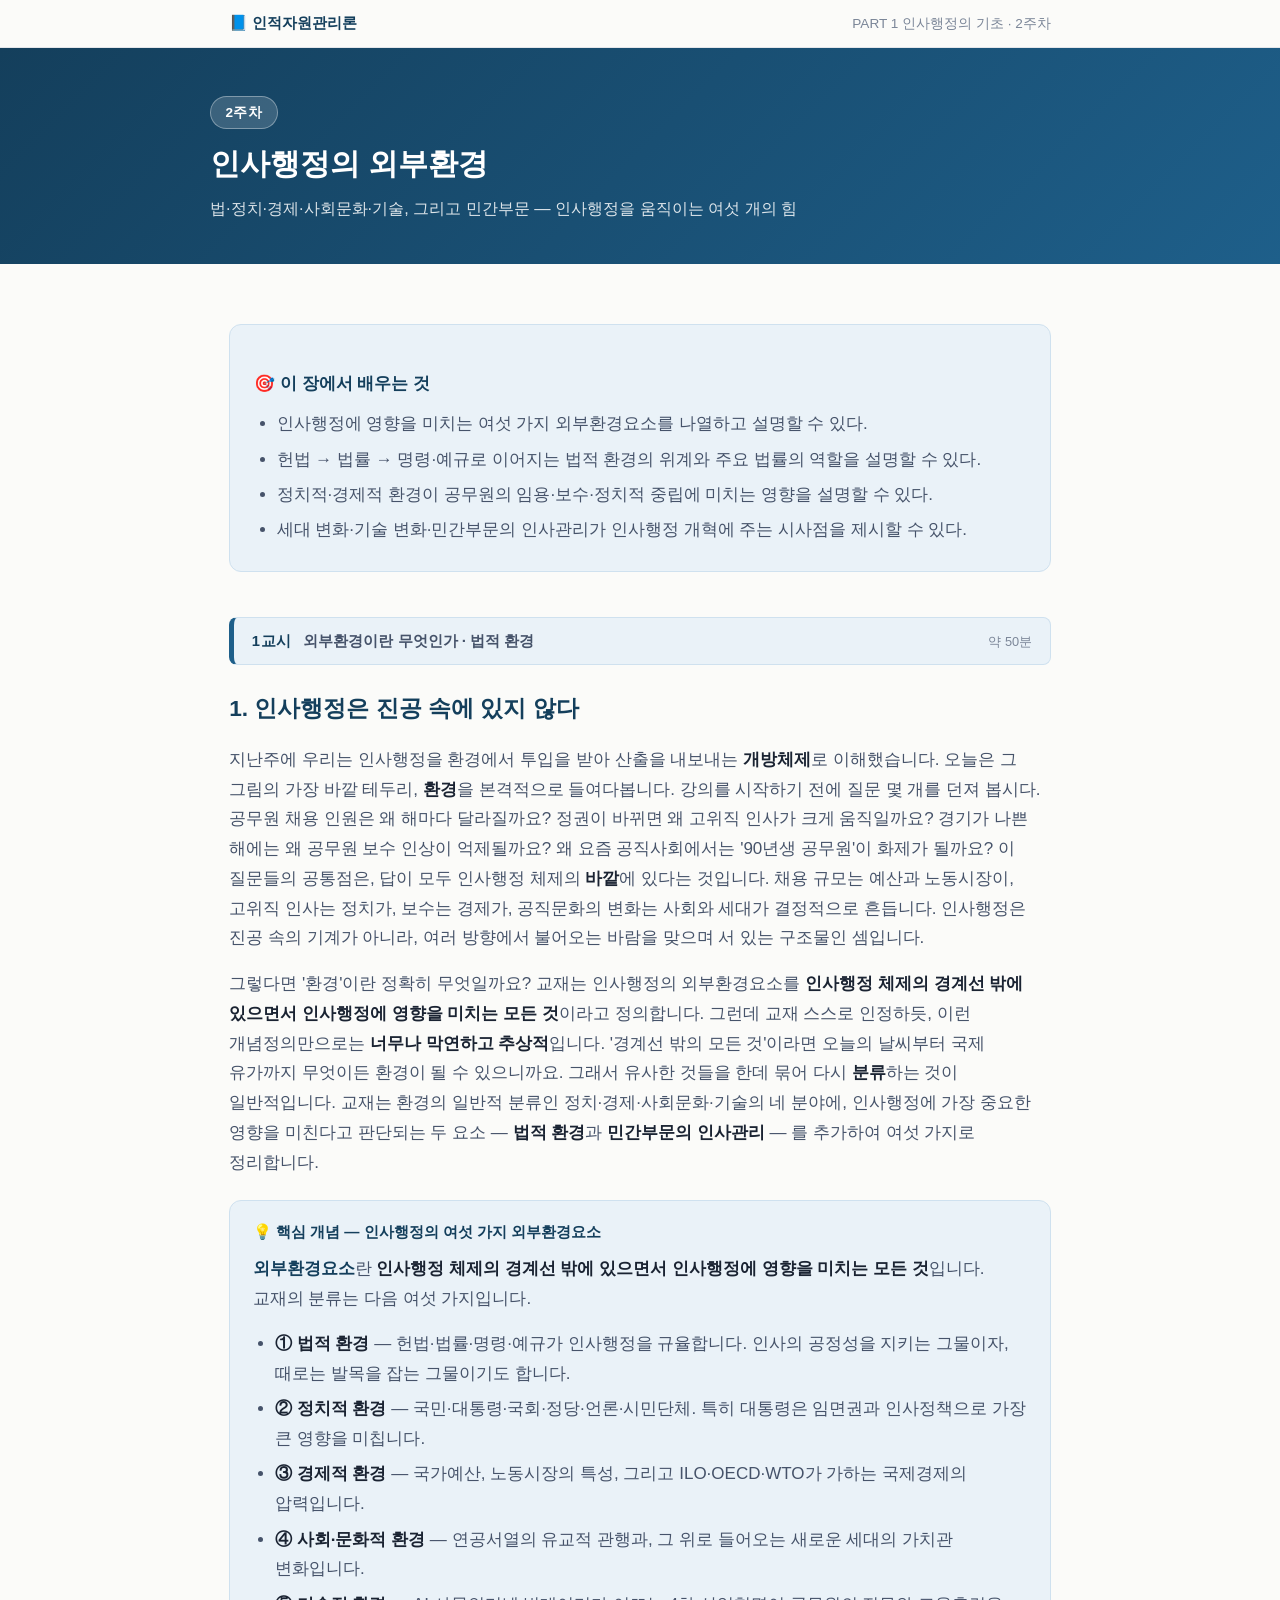
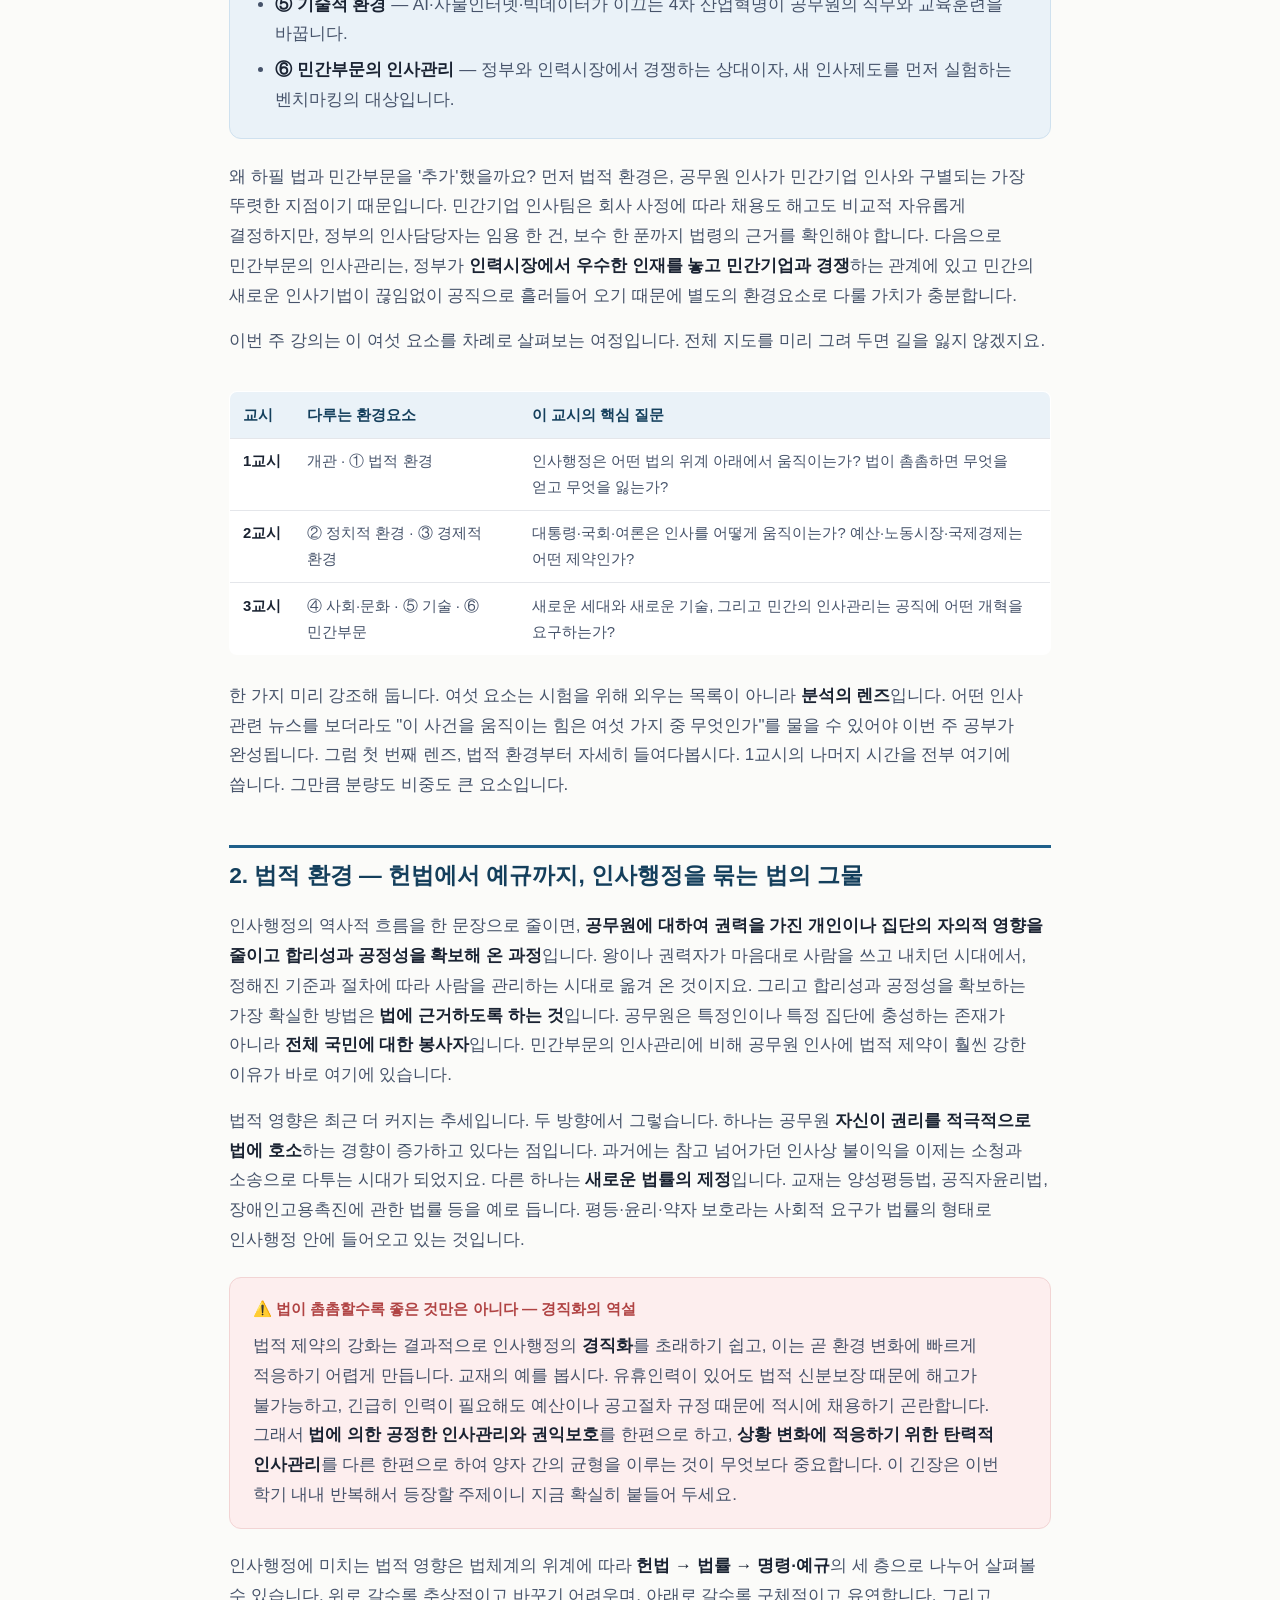
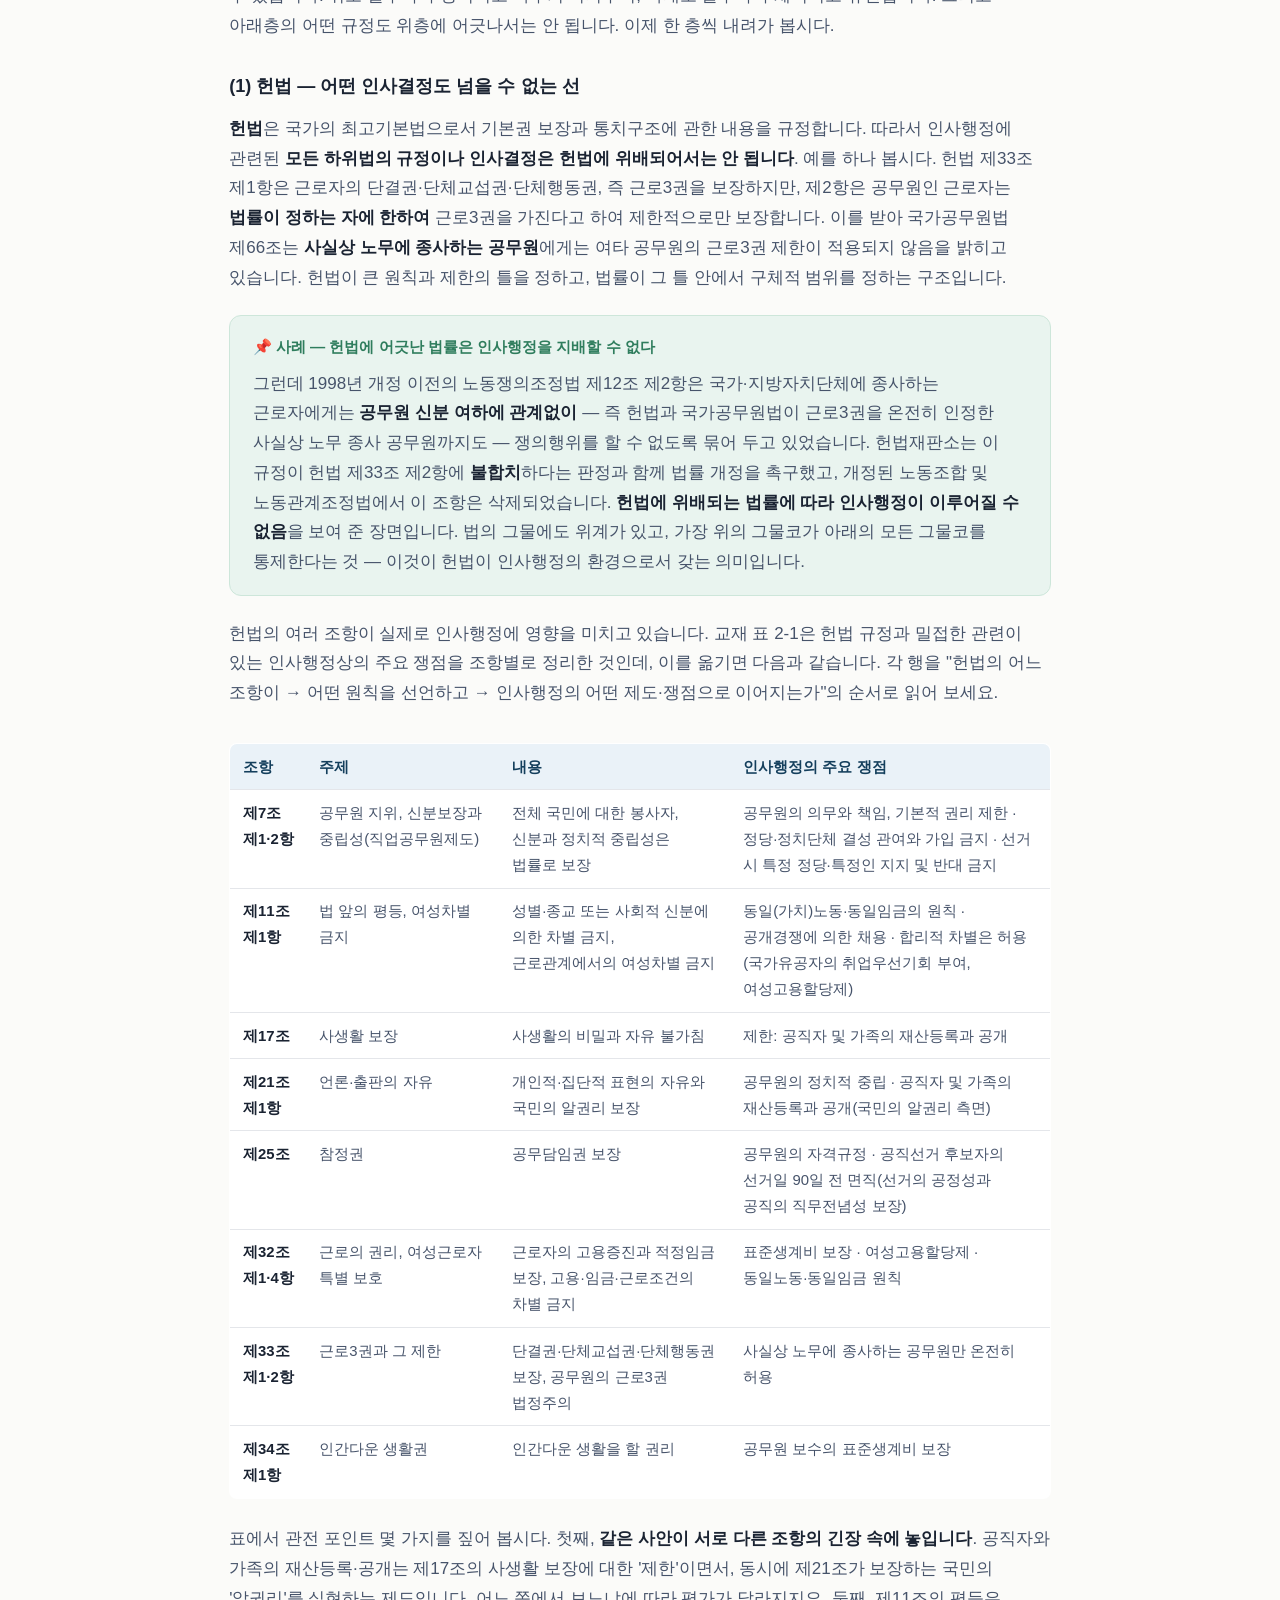
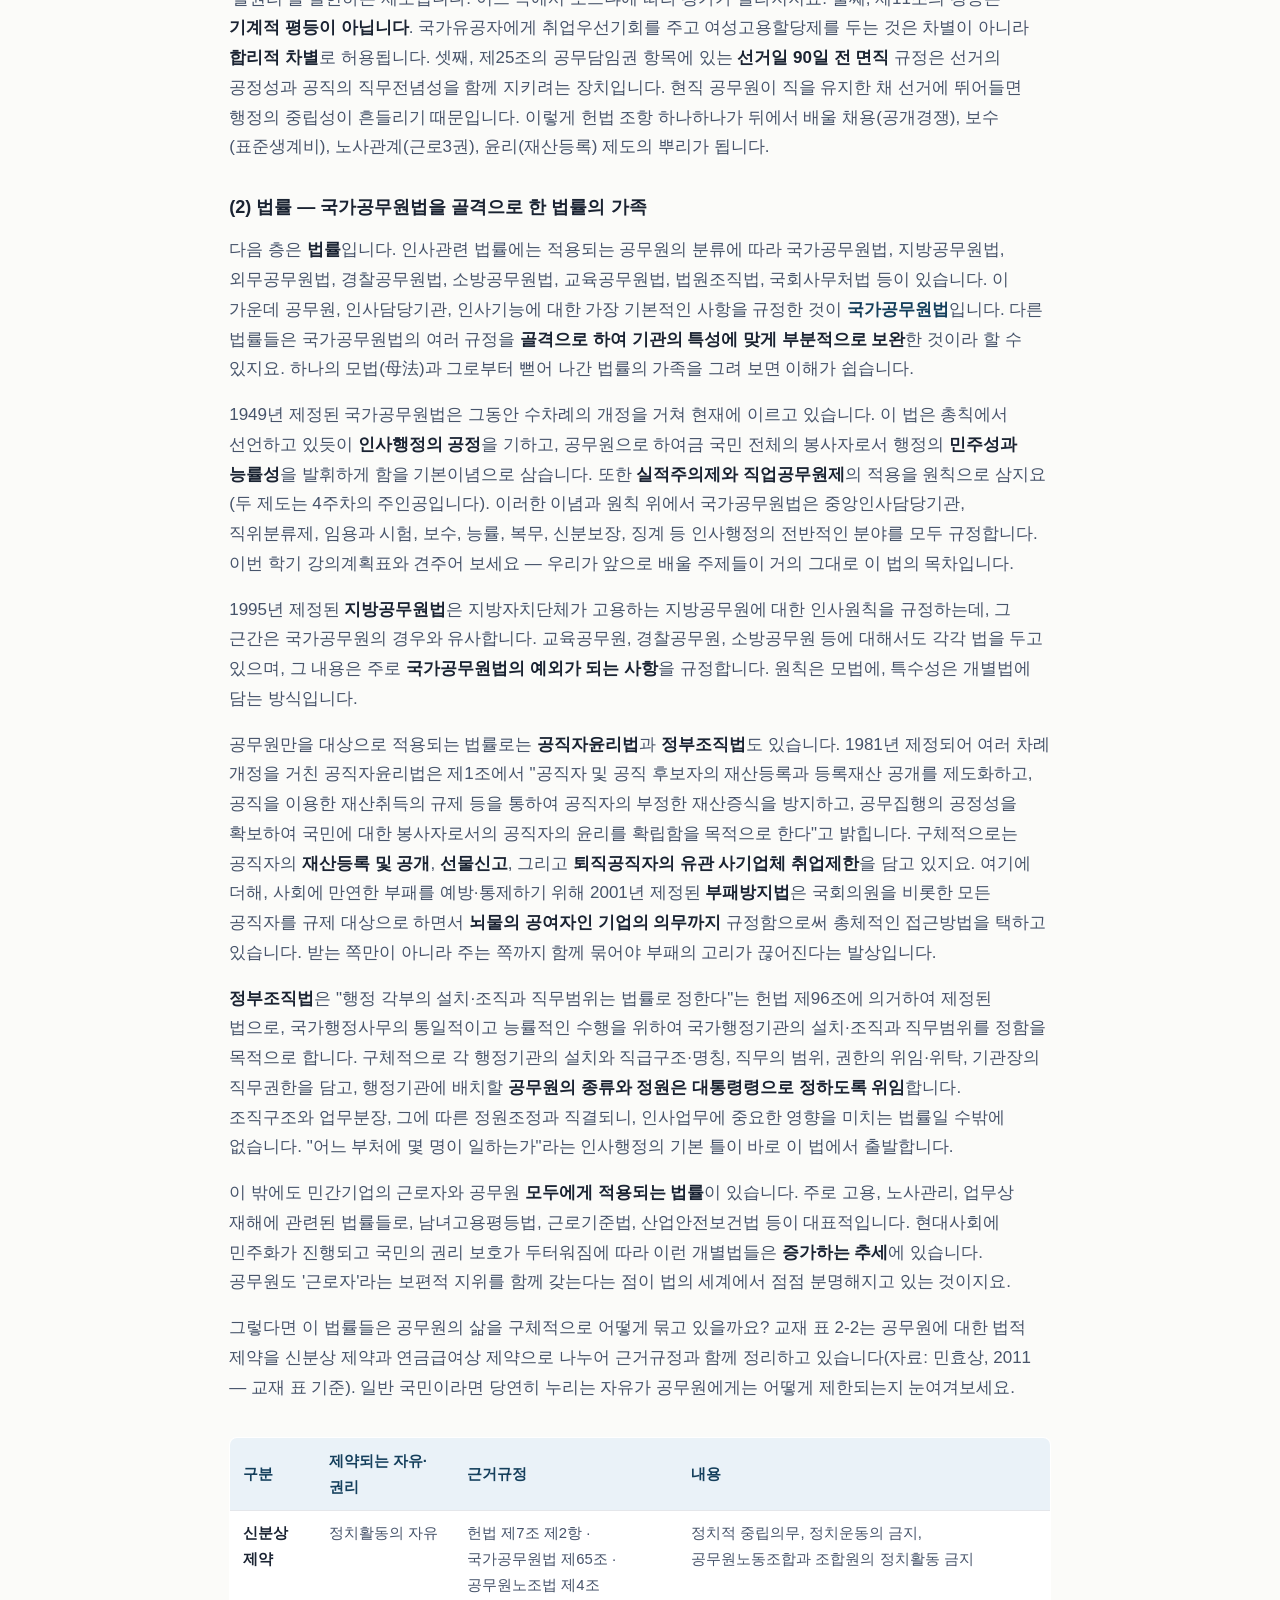
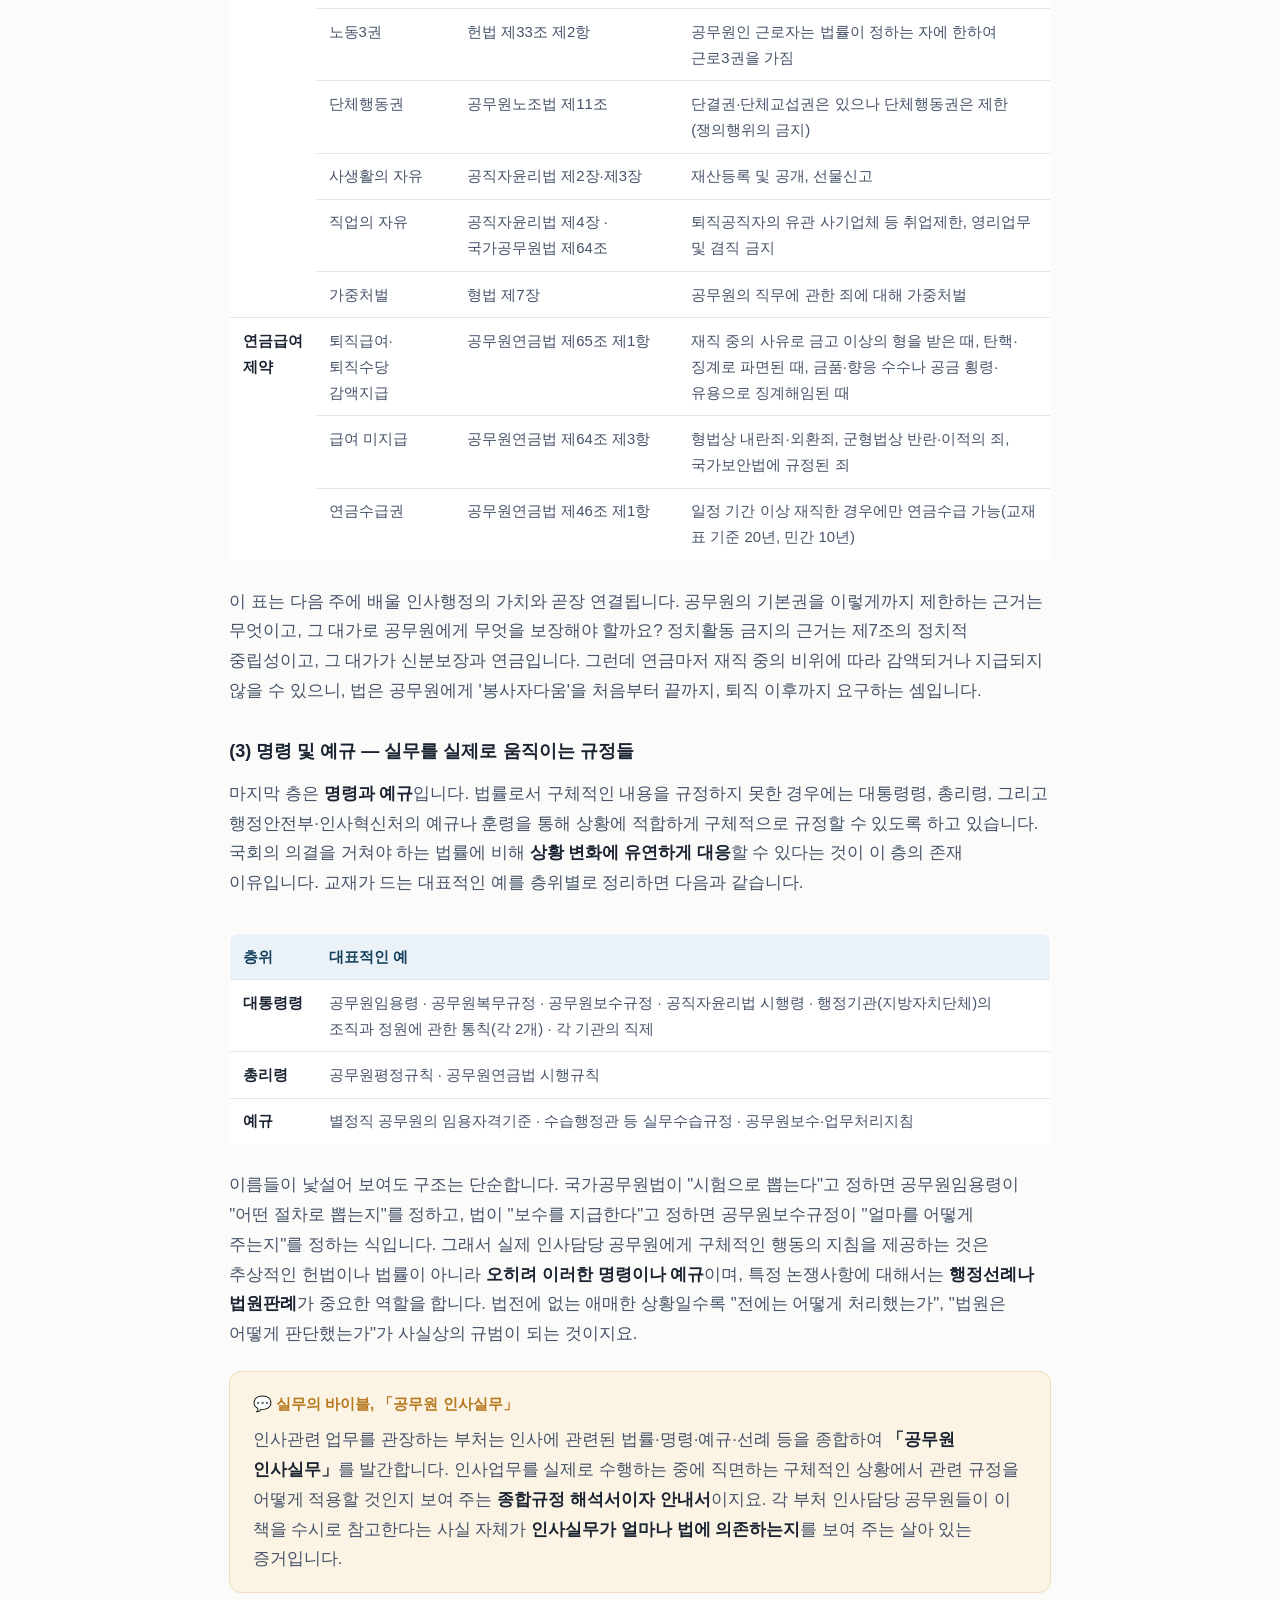
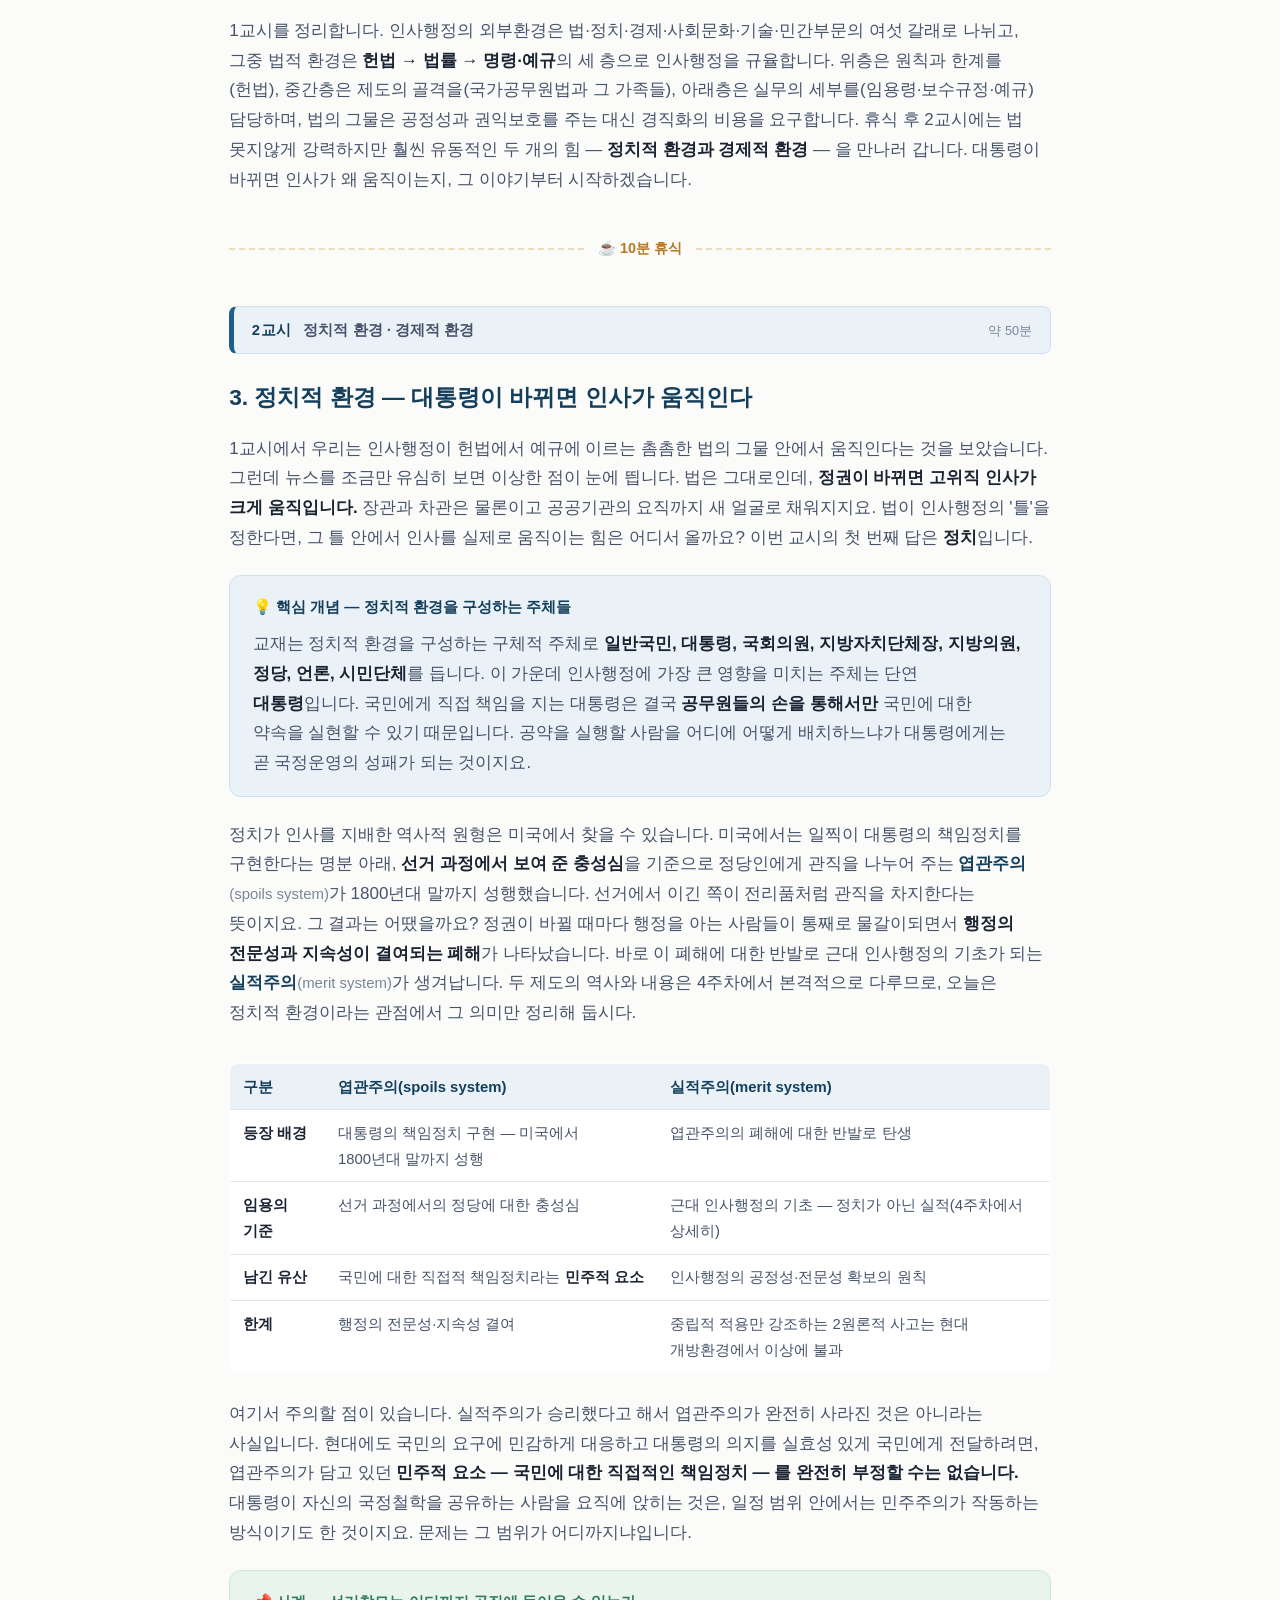
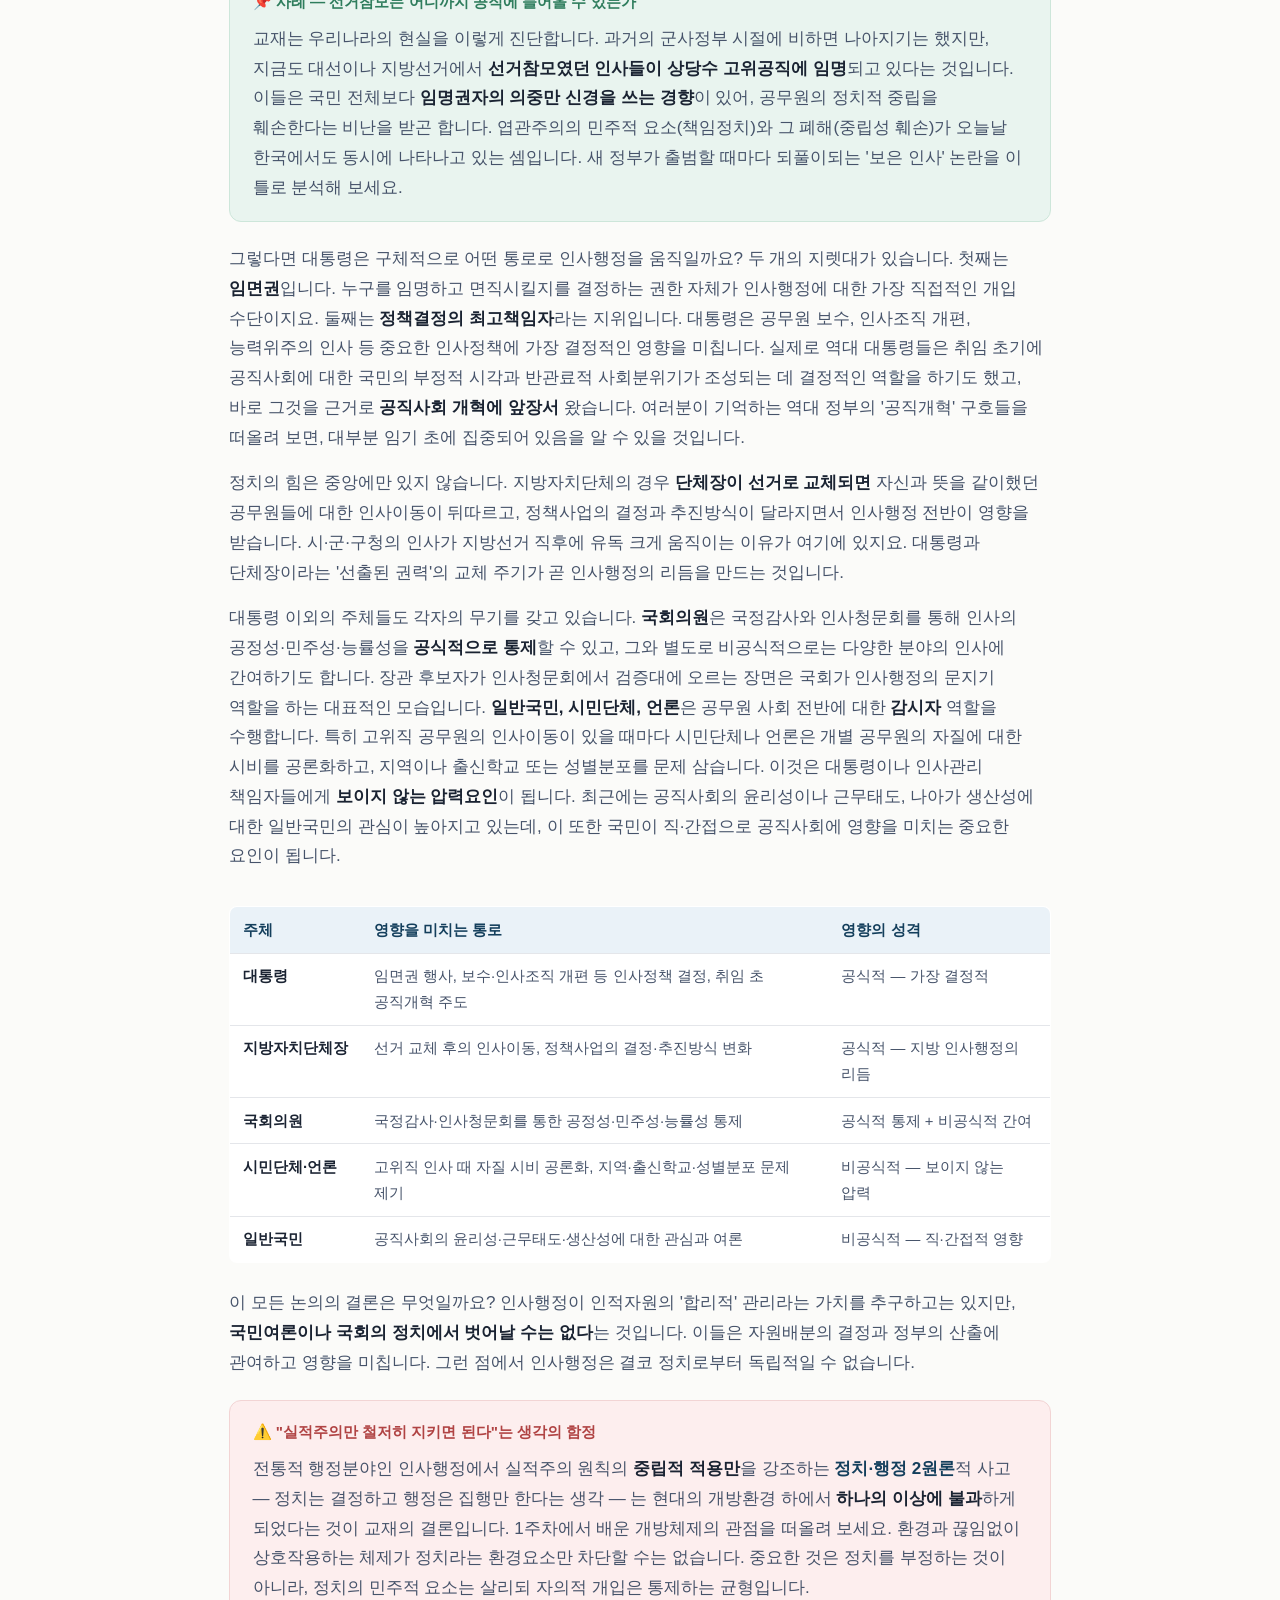
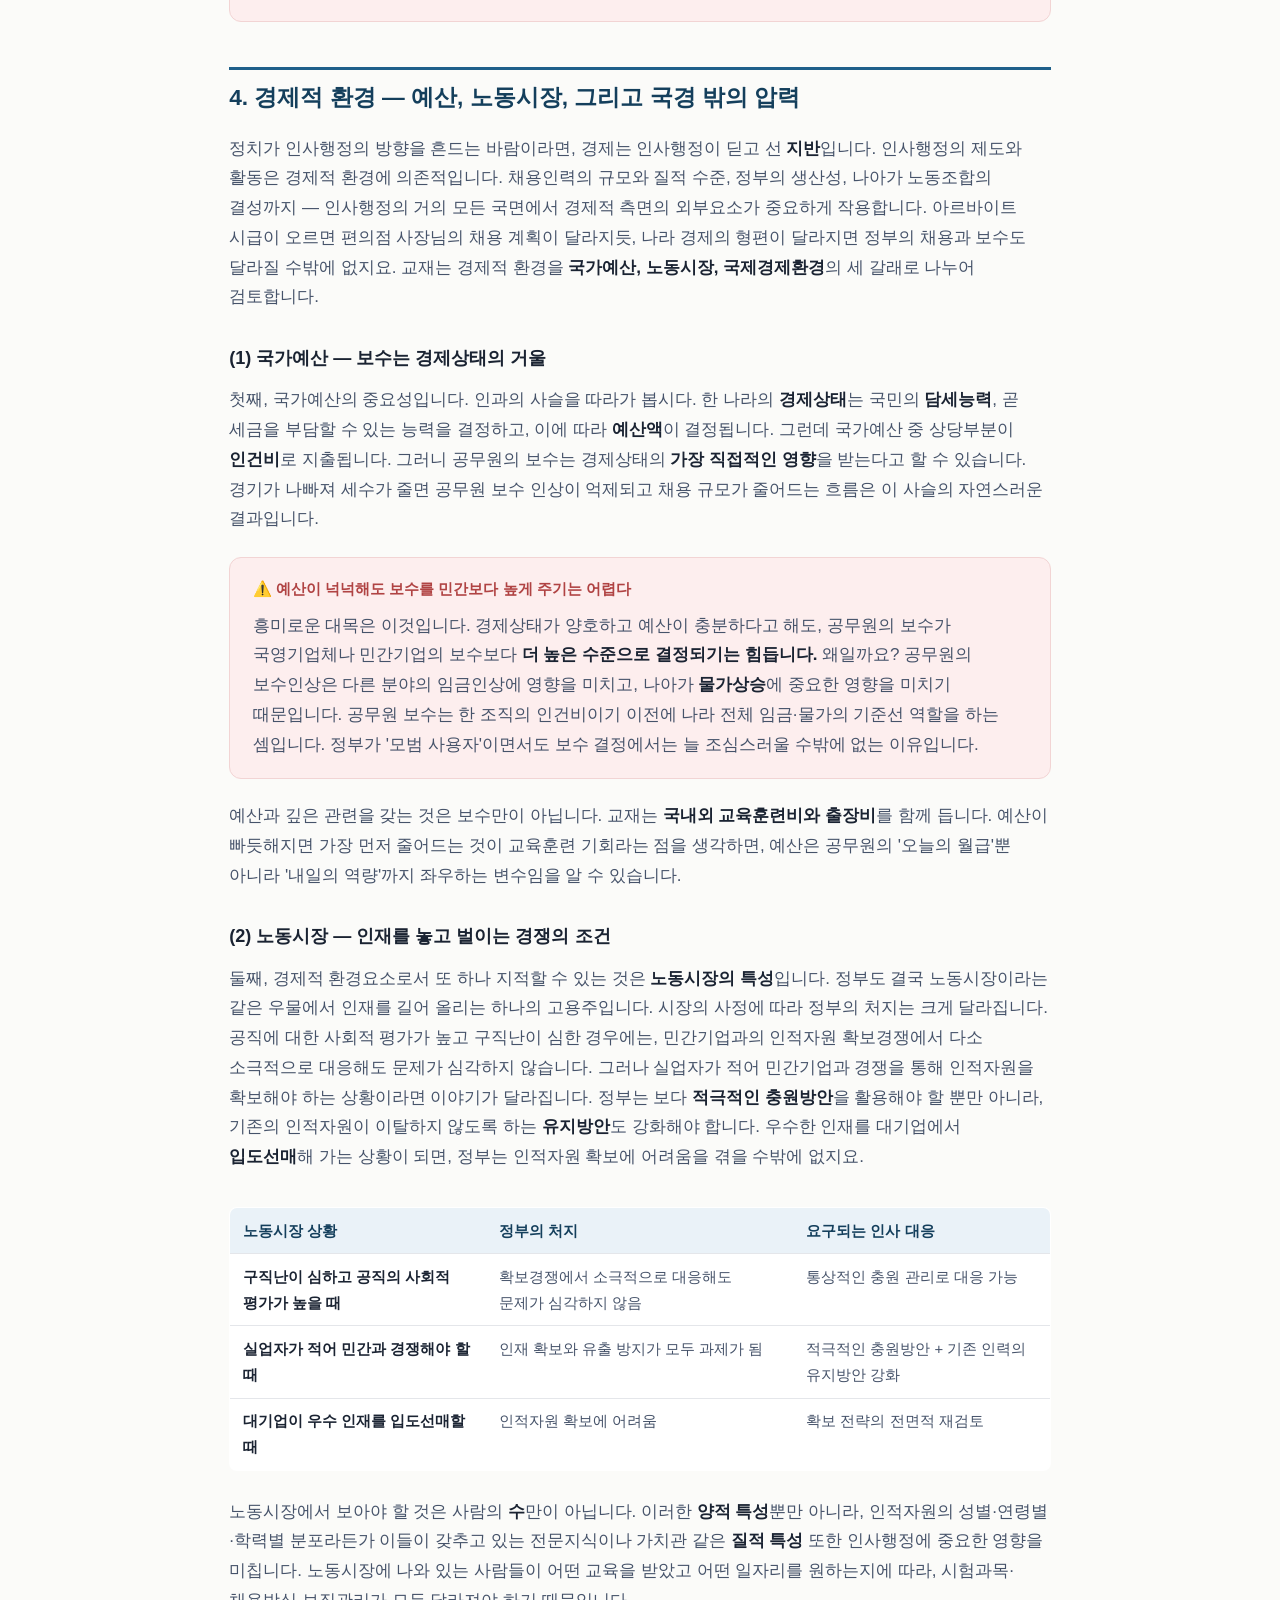
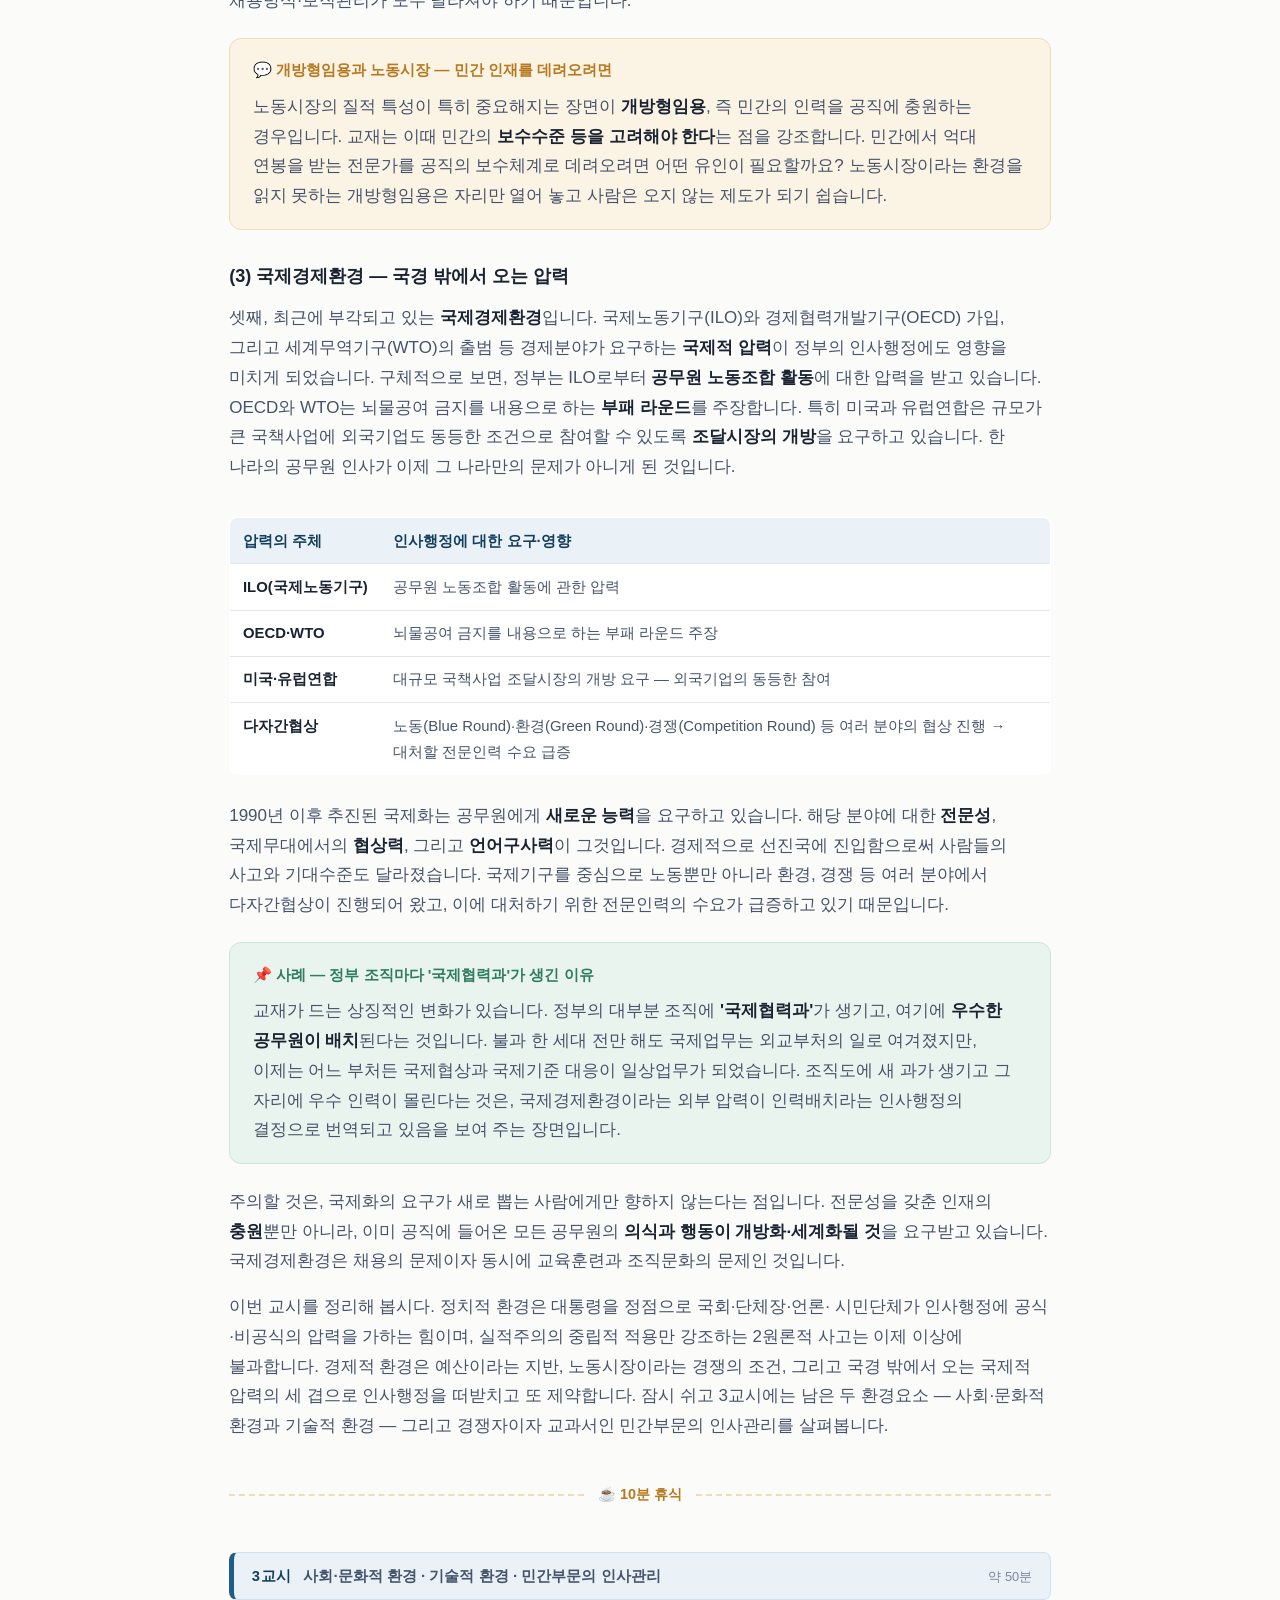
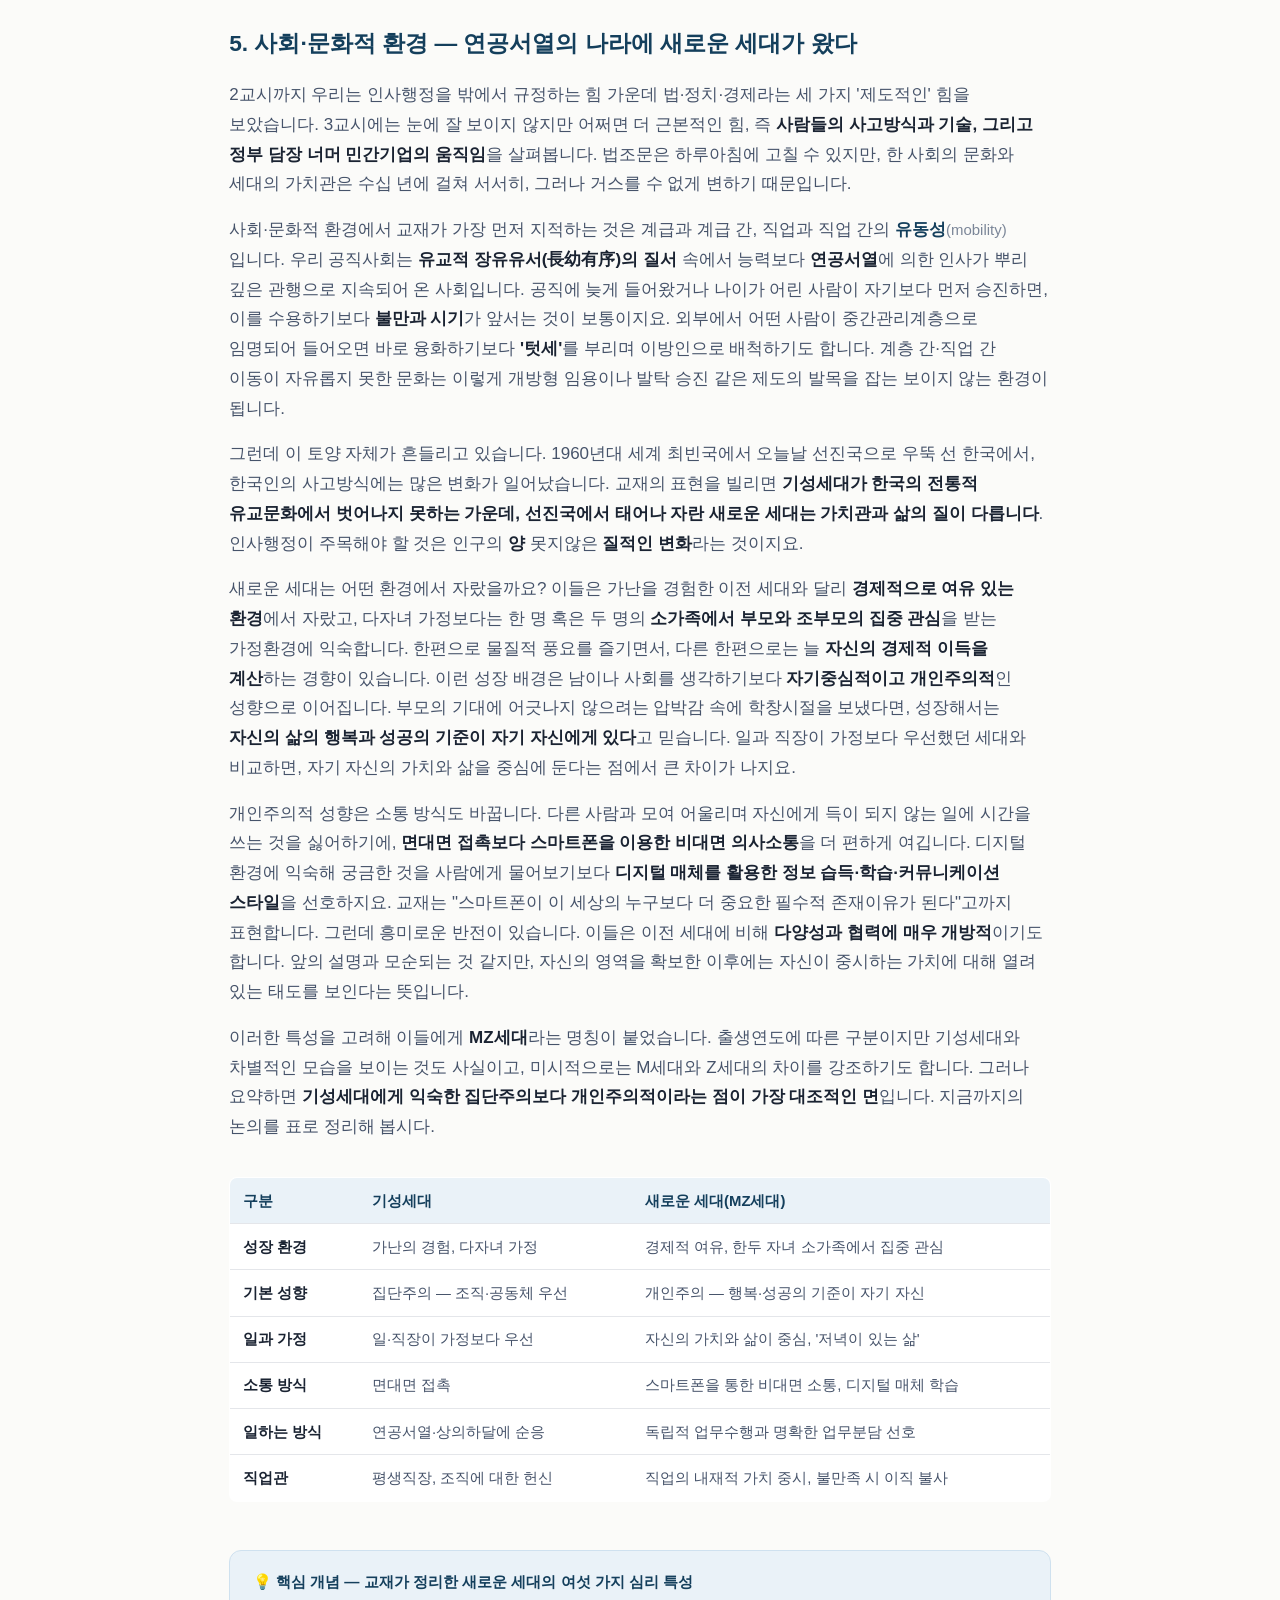
<file: w02.html>
<!DOCTYPE html>
<html lang="ko">
<head>
<meta charset="UTF-8">
<meta name="viewport" content="width=device-width, initial-scale=1.0">
<title>2주차 · 인사행정의 외부환경 — 인적자원관리론</title>
<link rel="stylesheet" href="style.css">
</head>
<body>

<nav class="topnav">
  <div class="inner">
    <a class="home" href="index.html">📘 인적자원관리론</a>
    <span class="crumb">PART 1 인사행정의 기초 · 2주차</span>
  </div>
</nav>

<header class="chapter-header">
  <div class="inner">
    <span class="week-badge">2주차</span>
    <h1>인사행정의 외부환경</h1>
    <p class="subtitle">법·정치·경제·사회문화·기술, 그리고 민간부문 — 인사행정을 움직이는 여섯 개의 힘</p>
  </div>
</header>

<main>

<div class="objectives">
  <h2>🎯 이 장에서 배우는 것</h2>
  <ul>
    <li>인사행정에 영향을 미치는 여섯 가지 외부환경요소를 나열하고 설명할 수 있다.</li>
    <li>헌법 → 법률 → 명령·예규로 이어지는 법적 환경의 위계와 주요 법률의 역할을 설명할 수 있다.</li>
    <li>정치적·경제적 환경이 공무원의 임용·보수·정치적 중립에 미치는 영향을 설명할 수 있다.</li>
    <li>세대 변화·기술 변화·민간부문의 인사관리가 인사행정 개혁에 주는 시사점을 제시할 수 있다.</li>
  </ul>
</div>

<!-- ═══════════════ 1교시 (약 50분) — 외부환경의 개관과 법적 환경 ═══════════════ -->
<section class="session">
  <div class="session-header">
    <span class="session-no">1교시</span>
    <span class="session-title">외부환경이란 무엇인가 · 법적 환경</span>
    <span class="session-time">약 50분</span>
  </div>

  <h2>1. 인사행정은 진공 속에 있지 않다</h2>

  <p>지난주에 우리는 인사행정을 환경에서 투입을 받아 산출을 내보내는 <strong>개방체제</strong>로
  이해했습니다. 오늘은 그 그림의 가장 바깥 테두리, <strong>환경</strong>을 본격적으로
  들여다봅니다. 강의를 시작하기 전에 질문 몇 개를 던져 봅시다. 공무원 채용 인원은 왜 해마다
  달라질까요? 정권이 바뀌면 왜 고위직 인사가 크게 움직일까요? 경기가 나쁜 해에는 왜 공무원
  보수 인상이 억제될까요? 왜 요즘 공직사회에서는 '90년생 공무원'이 화제가 될까요?
  이 질문들의 공통점은, 답이 모두 인사행정 체제의 <strong>바깥</strong>에 있다는 것입니다.
  채용 규모는 예산과 노동시장이, 고위직 인사는 정치가, 보수는 경제가, 공직문화의 변화는
  사회와 세대가 결정적으로 흔듭니다. 인사행정은 진공 속의 기계가 아니라, 여러 방향에서
  불어오는 바람을 맞으며 서 있는 구조물인 셈입니다.</p>

  <p>그렇다면 '환경'이란 정확히 무엇일까요? 교재는 인사행정의 외부환경요소를 <strong>인사행정
  체제의 경계선 밖에 있으면서 인사행정에 영향을 미치는 모든 것</strong>이라고 정의합니다.
  그런데 교재 스스로 인정하듯, 이런 개념정의만으로는 <strong>너무나 막연하고 추상적</strong>입니다.
  '경계선 밖의 모든 것'이라면 오늘의 날씨부터 국제 유가까지 무엇이든 환경이 될 수 있으니까요.
  그래서 유사한 것들을 한데 묶어 다시 <strong>분류</strong>하는 것이 일반적입니다. 교재는 환경의
  일반적 분류인 정치·경제·사회문화·기술의 네 분야에, 인사행정에 가장 중요한 영향을 미친다고
  판단되는 두 요소 — <strong>법적 환경</strong>과 <strong>민간부문의 인사관리</strong> — 를
  추가하여 여섯 가지로 정리합니다.</p>

  <div class="box concept">
    <span class="box-title">💡 핵심 개념 — 인사행정의 여섯 가지 외부환경요소</span>
    <p><span class="term">외부환경요소</span>란 <strong>인사행정 체제의 경계선 밖에 있으면서
    인사행정에 영향을 미치는 모든 것</strong>입니다. 교재의 분류는 다음 여섯 가지입니다.</p>
    <ul>
      <li><strong>① 법적 환경</strong> — 헌법·법률·명령·예규가 인사행정을 규율합니다. 인사의
      공정성을 지키는 그물이자, 때로는 발목을 잡는 그물이기도 합니다.</li>
      <li><strong>② 정치적 환경</strong> — 국민·대통령·국회·정당·언론·시민단체. 특히 대통령은
      임면권과 인사정책으로 가장 큰 영향을 미칩니다.</li>
      <li><strong>③ 경제적 환경</strong> — 국가예산, 노동시장의 특성, 그리고 ILO·OECD·WTO가
      가하는 국제경제의 압력입니다.</li>
      <li><strong>④ 사회·문화적 환경</strong> — 연공서열의 유교적 관행과, 그 위로 들어오는
      새로운 세대의 가치관 변화입니다.</li>
      <li><strong>⑤ 기술적 환경</strong> — AI·사물인터넷·빅데이터가 이끄는 4차 산업혁명이
      공무원의 직무와 교육훈련을 바꿉니다.</li>
      <li><strong>⑥ 민간부문의 인사관리</strong> — 정부와 인력시장에서 경쟁하는 상대이자,
      새 인사제도를 먼저 실험하는 벤치마킹의 대상입니다.</li>
    </ul>
  </div>

  <p>왜 하필 법과 민간부문을 '추가'했을까요? 먼저 법적 환경은, 공무원 인사가 민간기업 인사와
  구별되는 가장 뚜렷한 지점이기 때문입니다. 민간기업 인사팀은 회사 사정에 따라 채용도 해고도
  비교적 자유롭게 결정하지만, 정부의 인사담당자는 임용 한 건, 보수 한 푼까지 법령의 근거를
  확인해야 합니다. 다음으로 민간부문의 인사관리는, 정부가 <strong>인력시장에서 우수한 인재를
  놓고 민간기업과 경쟁</strong>하는 관계에 있고 민간의 새로운 인사기법이 끊임없이 공직으로
  흘러들어 오기 때문에 별도의 환경요소로 다룰 가치가 충분합니다.</p>

  <p>이번 주 강의는 이 여섯 요소를 차례로 살펴보는 여정입니다. 전체 지도를 미리 그려 두면
  길을 잃지 않겠지요.</p>

  <div class="table-wrap">
  <table>
    <tr><th>교시</th><th>다루는 환경요소</th><th>이 교시의 핵심 질문</th></tr>
    <tr><td><strong>1교시</strong></td><td>개관 · ① 법적 환경</td><td>인사행정은 어떤 법의 위계 아래에서 움직이는가? 법이 촘촘하면 무엇을 얻고 무엇을 잃는가?</td></tr>
    <tr><td><strong>2교시</strong></td><td>② 정치적 환경 · ③ 경제적 환경</td><td>대통령·국회·여론은 인사를 어떻게 움직이는가? 예산·노동시장·국제경제는 어떤 제약인가?</td></tr>
    <tr><td><strong>3교시</strong></td><td>④ 사회·문화 · ⑤ 기술 · ⑥ 민간부문</td><td>새로운 세대와 새로운 기술, 그리고 민간의 인사관리는 공직에 어떤 개혁을 요구하는가?</td></tr>
  </table>
  </div>

  <p>한 가지 미리 강조해 둡니다. 여섯 요소는 시험을 위해 외우는 목록이 아니라
  <strong>분석의 렌즈</strong>입니다. 어떤 인사 관련 뉴스를 보더라도 "이 사건을 움직이는 힘은
  여섯 가지 중 무엇인가"를 물을 수 있어야 이번 주 공부가 완성됩니다. 그럼 첫 번째 렌즈,
  법적 환경부터 자세히 들여다봅시다. 1교시의 나머지 시간을 전부 여기에 씁니다. 그만큼
  분량도 비중도 큰 요소입니다.</p>

  <h2>2. 법적 환경 — 헌법에서 예규까지, 인사행정을 묶는 법의 그물</h2>

  <p>인사행정의 역사적 흐름을 한 문장으로 줄이면, <strong>공무원에 대하여 권력을 가진 개인이나
  집단의 자의적 영향을 줄이고 합리성과 공정성을 확보해 온 과정</strong>입니다. 왕이나 권력자가
  마음대로 사람을 쓰고 내치던 시대에서, 정해진 기준과 절차에 따라 사람을 관리하는 시대로
  옮겨 온 것이지요. 그리고 합리성과 공정성을 확보하는 가장 확실한 방법은
  <strong>법에 근거하도록 하는 것</strong>입니다. 공무원은 특정인이나 특정 집단에 충성하는
  존재가 아니라 <strong>전체 국민에 대한 봉사자</strong>입니다. 민간부문의 인사관리에 비해
  공무원 인사에 법적 제약이 훨씬 강한 이유가 바로 여기에 있습니다.</p>

  <p>법적 영향은 최근 더 커지는 추세입니다. 두 방향에서 그렇습니다. 하나는 공무원
  <strong>자신이 권리를 적극적으로 법에 호소</strong>하는 경향이 증가하고 있다는 점입니다.
  과거에는 참고 넘어가던 인사상 불이익을 이제는 소청과 소송으로 다투는 시대가 되었지요.
  다른 하나는 <strong>새로운 법률의 제정</strong>입니다. 교재는 양성평등법, 공직자윤리법,
  장애인고용촉진에 관한 법률 등을 예로 듭니다. 평등·윤리·약자 보호라는 사회적 요구가
  법률의 형태로 인사행정 안에 들어오고 있는 것입니다.</p>

  <div class="box warn">
    <span class="box-title">⚠️ 법이 촘촘할수록 좋은 것만은 아니다 — 경직화의 역설</span>
    <p>법적 제약의 강화는 결과적으로 인사행정의 <strong>경직화</strong>를 초래하기 쉽고, 이는 곧
    환경 변화에 빠르게 적응하기 어렵게 만듭니다. 교재의 예를 봅시다. 유휴인력이 있어도 법적
    신분보장 때문에 해고가 불가능하고, 긴급히 인력이 필요해도 예산이나 공고절차 규정 때문에
    적시에 채용하기 곤란합니다. 그래서 <strong>법에 의한 공정한 인사관리와 권익보호</strong>를
    한편으로 하고, <strong>상황 변화에 적응하기 위한 탄력적 인사관리</strong>를 다른 한편으로
    하여 양자 간의 균형을 이루는 것이 무엇보다 중요합니다. 이 긴장은 이번 학기 내내 반복해서
    등장할 주제이니 지금 확실히 붙들어 두세요.</p>
  </div>

  <p>인사행정에 미치는 법적 영향은 법체계의 위계에 따라 <strong>헌법 → 법률 → 명령·예규</strong>의
  세 층으로 나누어 살펴볼 수 있습니다. 위로 갈수록 추상적이고 바꾸기 어려우며, 아래로 갈수록
  구체적이고 유연합니다. 그리고 아래층의 어떤 규정도 위층에 어긋나서는 안 됩니다. 이제 한 층씩
  내려가 봅시다.</p>

  <h3>(1) 헌법 — 어떤 인사결정도 넘을 수 없는 선</h3>

  <p><strong>헌법</strong>은 국가의 최고기본법으로서 기본권 보장과 통치구조에 관한 내용을
  규정합니다. 따라서 인사행정에 관련된 <strong>모든 하위법의 규정이나 인사결정은 헌법에
  위배되어서는 안 됩니다</strong>. 예를 하나 봅시다. 헌법 제33조 제1항은 근로자의
  단결권·단체교섭권·단체행동권, 즉 근로3권을 보장하지만, 제2항은 공무원인 근로자는
  <strong>법률이 정하는 자에 한하여</strong> 근로3권을 가진다고 하여 제한적으로만 보장합니다.
  이를 받아 국가공무원법 제66조는 <strong>사실상 노무에 종사하는 공무원</strong>에게는 여타
  공무원의 근로3권 제한이 적용되지 않음을 밝히고 있습니다. 헌법이 큰 원칙과 제한의 틀을 정하고,
  법률이 그 틀 안에서 구체적 범위를 정하는 구조입니다.</p>

  <div class="box case">
    <span class="box-title">📌 사례 — 헌법에 어긋난 법률은 인사행정을 지배할 수 없다</span>
    <p>그런데 1998년 개정 이전의 노동쟁의조정법 제12조 제2항은 국가·지방자치단체에 종사하는
    근로자에게는 <strong>공무원 신분 여하에 관계없이</strong> — 즉 헌법과 국가공무원법이 근로3권을
    온전히 인정한 사실상 노무 종사 공무원까지도 — 쟁의행위를 할 수 없도록 묶어 두고 있었습니다.
    헌법재판소는 이 규정이 헌법 제33조 제2항에 <strong>불합치</strong>하다는 판정과 함께 법률
    개정을 촉구했고, 개정된 노동조합 및 노동관계조정법에서 이 조항은 삭제되었습니다.
    <strong>헌법에 위배되는 법률에 따라 인사행정이 이루어질 수 없음</strong>을 보여 준 장면입니다.
    법의 그물에도 위계가 있고, 가장 위의 그물코가 아래의 모든 그물코를 통제한다는 것 —
    이것이 헌법이 인사행정의 환경으로서 갖는 의미입니다.</p>
  </div>

  <p>헌법의 여러 조항이 실제로 인사행정에 영향을 미치고 있습니다. 교재 표 2-1은 헌법 규정과
  밀접한 관련이 있는 인사행정상의 주요 쟁점을 조항별로 정리한 것인데, 이를 옮기면 다음과
  같습니다. 각 행을 "헌법의 어느 조항이 → 어떤 원칙을 선언하고 → 인사행정의 어떤 제도·쟁점으로
  이어지는가"의 순서로 읽어 보세요.</p>

  <div class="table-wrap">
  <table>
    <tr><th>조항</th><th>주제</th><th>내용</th><th>인사행정의 주요 쟁점</th></tr>
    <tr><td><strong>제7조<br>제1·2항</strong></td><td>공무원 지위, 신분보장과 중립성(직업공무원제도)</td><td>전체 국민에 대한 봉사자, 신분과 정치적 중립성은 법률로 보장</td><td>공무원의 의무와 책임, 기본적 권리 제한 · 정당·정치단체 결성 관여와 가입 금지 · 선거 시 특정 정당·특정인 지지 및 반대 금지</td></tr>
    <tr><td><strong>제11조<br>제1항</strong></td><td>법 앞의 평등, 여성차별 금지</td><td>성별·종교 또는 사회적 신분에 의한 차별 금지, 근로관계에서의 여성차별 금지</td><td>동일(가치)노동·동일임금의 원칙 · 공개경쟁에 의한 채용 · 합리적 차별은 허용(국가유공자의 취업우선기회 부여, 여성고용할당제)</td></tr>
    <tr><td><strong>제17조</strong></td><td>사생활 보장</td><td>사생활의 비밀과 자유 불가침</td><td>제한: 공직자 및 가족의 재산등록과 공개</td></tr>
    <tr><td><strong>제21조<br>제1항</strong></td><td>언론·출판의 자유</td><td>개인적·집단적 표현의 자유와 국민의 알권리 보장</td><td>공무원의 정치적 중립 · 공직자 및 가족의 재산등록과 공개(국민의 알권리 측면)</td></tr>
    <tr><td><strong>제25조</strong></td><td>참정권</td><td>공무담임권 보장</td><td>공무원의 자격규정 · 공직선거 후보자의 선거일 90일 전 면직(선거의 공정성과 공직의 직무전념성 보장)</td></tr>
    <tr><td><strong>제32조<br>제1·4항</strong></td><td>근로의 권리, 여성근로자 특별 보호</td><td>근로자의 고용증진과 적정임금 보장, 고용·임금·근로조건의 차별 금지</td><td>표준생계비 보장 · 여성고용할당제 · 동일노동·동일임금 원칙</td></tr>
    <tr><td><strong>제33조<br>제1·2항</strong></td><td>근로3권과 그 제한</td><td>단결권·단체교섭권·단체행동권 보장, 공무원의 근로3권 법정주의</td><td>사실상 노무에 종사하는 공무원만 온전히 허용</td></tr>
    <tr><td><strong>제34조<br>제1항</strong></td><td>인간다운 생활권</td><td>인간다운 생활을 할 권리</td><td>공무원 보수의 표준생계비 보장</td></tr>
  </table>
  </div>

  <p>표에서 관전 포인트 몇 가지를 짚어 봅시다. 첫째, <strong>같은 사안이 서로 다른 조항의
  긴장 속에 놓입니다</strong>. 공직자와 가족의 재산등록·공개는 제17조의 사생활 보장에 대한
  '제한'이면서, 동시에 제21조가 보장하는 국민의 '알권리'를 실현하는 제도입니다. 어느 쪽에서
  보느냐에 따라 평가가 달라지지요. 둘째, 제11조의 평등은 <strong>기계적 평등이 아닙니다</strong>.
  국가유공자에게 취업우선기회를 주고 여성고용할당제를 두는 것은 차별이 아니라 <strong>합리적
  차별</strong>로 허용됩니다. 셋째, 제25조의 공무담임권 항목에 있는 <strong>선거일 90일 전
  면직</strong> 규정은 선거의 공정성과 공직의 직무전념성을 함께 지키려는 장치입니다. 현직
  공무원이 직을 유지한 채 선거에 뛰어들면 행정의 중립성이 흔들리기 때문입니다. 이렇게 헌법
  조항 하나하나가 뒤에서 배울 채용(공개경쟁), 보수(표준생계비), 노사관계(근로3권), 윤리(재산등록)
  제도의 뿌리가 됩니다.</p>

  <h3>(2) 법률 — 국가공무원법을 골격으로 한 법률의 가족</h3>

  <p>다음 층은 <strong>법률</strong>입니다. 인사관련 법률에는 적용되는 공무원의 분류에 따라
  국가공무원법, 지방공무원법, 외무공무원법, 경찰공무원법, 소방공무원법, 교육공무원법,
  법원조직법, 국회사무처법 등이 있습니다. 이 가운데 공무원, 인사담당기관, 인사기능에 대한
  가장 기본적인 사항을 규정한 것이 <span class="term">국가공무원법</span>입니다. 다른 법률들은
  국가공무원법의 여러 규정을 <strong>골격으로 하여 기관의 특성에 맞게 부분적으로 보완</strong>한
  것이라 할 수 있지요. 하나의 모법(母法)과 그로부터 뻗어 나간 법률의 가족을 그려 보면
  이해가 쉽습니다.</p>

  <p>1949년 제정된 국가공무원법은 그동안 수차례의 개정을 거쳐 현재에 이르고 있습니다. 이 법은
  총칙에서 선언하고 있듯이 <strong>인사행정의 공정</strong>을 기하고, 공무원으로 하여금 국민
  전체의 봉사자로서 행정의 <strong>민주성과 능률성</strong>을 발휘하게 함을 기본이념으로
  삼습니다. 또한 <strong>실적주의제와 직업공무원제</strong>의 적용을 원칙으로 삼지요(두 제도는
  4주차의 주인공입니다). 이러한 이념과 원칙 위에서 국가공무원법은 중앙인사담당기관, 직위분류제,
  임용과 시험, 보수, 능률, 복무, 신분보장, 징계 등 인사행정의 전반적인 분야를 모두 규정합니다.
  이번 학기 강의계획표와 견주어 보세요 — 우리가 앞으로 배울 주제들이 거의 그대로 이 법의
  목차입니다.</p>

  <p>1995년 제정된 <strong>지방공무원법</strong>은 지방자치단체가 고용하는 지방공무원에 대한
  인사원칙을 규정하는데, 그 근간은 국가공무원의 경우와 유사합니다. 교육공무원, 경찰공무원,
  소방공무원 등에 대해서도 각각 법을 두고 있으며, 그 내용은 주로 <strong>국가공무원법의 예외가
  되는 사항</strong>을 규정합니다. 원칙은 모법에, 특수성은 개별법에 담는 방식입니다.</p>

  <p>공무원만을 대상으로 적용되는 법률로는 <strong>공직자윤리법</strong>과
  <strong>정부조직법</strong>도 있습니다. 1981년 제정되어 여러 차례 개정을 거친 공직자윤리법은
  제1조에서 "공직자 및 공직 후보자의 재산등록과 등록재산 공개를 제도화하고, 공직을 이용한
  재산취득의 규제 등을 통하여 공직자의 부정한 재산증식을 방지하고, 공무집행의 공정성을 확보하여
  국민에 대한 봉사자로서의 공직자의 윤리를 확립함을 목적으로 한다"고 밝힙니다. 구체적으로는
  공직자의 <strong>재산등록 및 공개</strong>, <strong>선물신고</strong>, 그리고
  <strong>퇴직공직자의 유관 사기업체 취업제한</strong>을 담고 있지요. 여기에 더해, 사회에 만연한
  부패를 예방·통제하기 위해 2001년 제정된 <strong>부패방지법</strong>은 국회의원을 비롯한 모든
  공직자를 규제 대상으로 하면서 <strong>뇌물의 공여자인 기업의 의무까지</strong> 규정함으로써
  총체적인 접근방법을 택하고 있습니다. 받는 쪽만이 아니라 주는 쪽까지 함께 묶어야 부패의
  고리가 끊어진다는 발상입니다.</p>

  <p><strong>정부조직법</strong>은 "행정 각부의 설치·조직과 직무범위는 법률로 정한다"는 헌법
  제96조에 의거하여 제정된 법으로, 국가행정사무의 통일적이고 능률적인 수행을 위하여
  국가행정기관의 설치·조직과 직무범위를 정함을 목적으로 합니다. 구체적으로 각 행정기관의
  설치와 직급구조·명칭, 직무의 범위, 권한의 위임·위탁, 기관장의 직무권한을 담고, 행정기관에
  배치할 <strong>공무원의 종류와 정원은 대통령령으로 정하도록 위임</strong>합니다. 조직구조와
  업무분장, 그에 따른 정원조정과 직결되니, 인사업무에 중요한 영향을 미치는 법률일 수밖에
  없습니다. "어느 부처에 몇 명이 일하는가"라는 인사행정의 기본 틀이 바로 이 법에서
  출발합니다.</p>

  <p>이 밖에도 민간기업의 근로자와 공무원 <strong>모두에게 적용되는 법률</strong>이 있습니다.
  주로 고용, 노사관리, 업무상 재해에 관련된 법률들로, 남녀고용평등법, 근로기준법,
  산업안전보건법 등이 대표적입니다. 현대사회에 민주화가 진행되고 국민의 권리 보호가 두터워짐에
  따라 이런 개별법들은 <strong>증가하는 추세</strong>에 있습니다. 공무원도 '근로자'라는 보편적
  지위를 함께 갖는다는 점이 법의 세계에서 점점 분명해지고 있는 것이지요.</p>

  <p>그렇다면 이 법률들은 공무원의 삶을 구체적으로 어떻게 묶고 있을까요? 교재 표 2-2는
  공무원에 대한 법적 제약을 신분상 제약과 연금급여상 제약으로 나누어 근거규정과 함께 정리하고
  있습니다(자료: 민효상, 2011 — 교재 표 기준). 일반 국민이라면 당연히 누리는 자유가 공무원에게는
  어떻게 제한되는지 눈여겨보세요.</p>

  <div class="table-wrap">
  <table>
    <tr><th>구분</th><th>제약되는 자유·권리</th><th>근거규정</th><th>내용</th></tr>
    <tr><td rowspan="6"><strong>신분상<br>제약</strong></td><td>정치활동의 자유</td><td>헌법 제7조 제2항 · 국가공무원법 제65조 · 공무원노조법 제4조</td><td>정치적 중립의무, 정치운동의 금지, 공무원노동조합과 조합원의 정치활동 금지</td></tr>
    <tr><td>노동3권</td><td>헌법 제33조 제2항</td><td>공무원인 근로자는 법률이 정하는 자에 한하여 근로3권을 가짐</td></tr>
    <tr><td>단체행동권</td><td>공무원노조법 제11조</td><td>단결권·단체교섭권은 있으나 단체행동권은 제한(쟁의행위의 금지)</td></tr>
    <tr><td>사생활의 자유</td><td>공직자윤리법 제2장·제3장</td><td>재산등록 및 공개, 선물신고</td></tr>
    <tr><td>직업의 자유</td><td>공직자윤리법 제4장 · 국가공무원법 제64조</td><td>퇴직공직자의 유관 사기업체 등 취업제한, 영리업무 및 겸직 금지</td></tr>
    <tr><td>가중처벌</td><td>형법 제7장</td><td>공무원의 직무에 관한 죄에 대해 가중처벌</td></tr>
    <tr><td rowspan="3"><strong>연금급여<br>제약</strong></td><td>퇴직급여·퇴직수당 감액지급</td><td>공무원연금법 제65조 제1항</td><td>재직 중의 사유로 금고 이상의 형을 받은 때, 탄핵·징계로 파면된 때, 금품·향응 수수나 공금 횡령·유용으로 징계해임된 때</td></tr>
    <tr><td>급여 미지급</td><td>공무원연금법 제64조 제3항</td><td>형법상 내란죄·외환죄, 군형법상 반란·이적의 죄, 국가보안법에 규정된 죄</td></tr>
    <tr><td>연금수급권</td><td>공무원연금법 제46조 제1항</td><td>일정 기간 이상 재직한 경우에만 연금수급 가능(교재 표 기준 20년, 민간 10년)</td></tr>
  </table>
  </div>

  <p>이 표는 다음 주에 배울 인사행정의 가치와 곧장 연결됩니다. 공무원의 기본권을 이렇게까지
  제한하는 근거는 무엇이고, 그 대가로 공무원에게 무엇을 보장해야 할까요? 정치활동 금지의
  근거는 제7조의 정치적 중립성이고, 그 대가가 신분보장과 연금입니다. 그런데 연금마저 재직 중의
  비위에 따라 감액되거나 지급되지 않을 수 있으니, 법은 공무원에게 '봉사자다움'을 처음부터
  끝까지, 퇴직 이후까지 요구하는 셈입니다.</p>

  <h3>(3) 명령 및 예규 — 실무를 실제로 움직이는 규정들</h3>

  <p>마지막 층은 <strong>명령과 예규</strong>입니다. 법률로서 구체적인 내용을 규정하지 못한
  경우에는 대통령령, 총리령, 그리고 행정안전부·인사혁신처의 예규나 훈령을 통해 상황에 적합하게
  구체적으로 규정할 수 있도록 하고 있습니다. 국회의 의결을 거쳐야 하는 법률에 비해
  <strong>상황 변화에 유연하게 대응</strong>할 수 있다는 것이 이 층의 존재 이유입니다.
  교재가 드는 대표적인 예를 층위별로 정리하면 다음과 같습니다.</p>

  <div class="table-wrap">
  <table>
    <tr><th>층위</th><th>대표적인 예</th></tr>
    <tr><td><strong>대통령령</strong></td><td>공무원임용령 · 공무원복무규정 · 공무원보수규정 · 공직자윤리법 시행령 · 행정기관(지방자치단체)의 조직과 정원에 관한 통칙(각 2개) · 각 기관의 직제</td></tr>
    <tr><td><strong>총리령</strong></td><td>공무원평정규칙 · 공무원연금법 시행규칙</td></tr>
    <tr><td><strong>예규</strong></td><td>별정직 공무원의 임용자격기준 · 수습행정관 등 실무수습규정 · 공무원보수·업무처리지침</td></tr>
  </table>
  </div>

  <p>이름들이 낯설어 보여도 구조는 단순합니다. 국가공무원법이 "시험으로 뽑는다"고 정하면
  공무원임용령이 "어떤 절차로 뽑는지"를 정하고, 법이 "보수를 지급한다"고 정하면
  공무원보수규정이 "얼마를 어떻게 주는지"를 정하는 식입니다. 그래서 실제 인사담당 공무원에게
  구체적인 행동의 지침을 제공하는 것은 추상적인 헌법이나 법률이 아니라 <strong>오히려 이러한
  명령이나 예규</strong>이며, 특정 논쟁사항에 대해서는 <strong>행정선례나 법원판례</strong>가
  중요한 역할을 합니다. 법전에 없는 애매한 상황일수록 "전에는 어떻게 처리했는가", "법원은
  어떻게 판단했는가"가 사실상의 규범이 되는 것이지요.</p>

  <div class="box tip">
    <span class="box-title">💬 실무의 바이블, 「공무원 인사실무」</span>
    <p>인사관련 업무를 관장하는 부처는 인사에 관련된 법률·명령·예규·선례 등을 종합하여
    <strong>「공무원 인사실무」</strong>를 발간합니다. 인사업무를 실제로 수행하는 중에 직면하는
    구체적인 상황에서 관련 규정을 어떻게 적용할 것인지 보여 주는 <strong>종합규정 해석서이자
    안내서</strong>이지요. 각 부처 인사담당 공무원들이 이 책을 수시로 참고한다는 사실 자체가
    <strong>인사실무가 얼마나 법에 의존하는지</strong>를 보여 주는 살아 있는 증거입니다.</p>
  </div>

  <p>1교시를 정리합니다. 인사행정의 외부환경은 법·정치·경제·사회문화·기술·민간부문의 여섯
  갈래로 나뉘고, 그중 법적 환경은 <strong>헌법 → 법률 → 명령·예규</strong>의 세 층으로 인사행정을
  규율합니다. 위층은 원칙과 한계를(헌법), 중간층은 제도의 골격을(국가공무원법과 그 가족들),
  아래층은 실무의 세부를(임용령·보수규정·예규) 담당하며, 법의 그물은 공정성과 권익보호를 주는
  대신 경직화의 비용을 요구합니다. 휴식 후 2교시에는 법 못지않게 강력하지만 훨씬 유동적인
  두 개의 힘 — <strong>정치적 환경과 경제적 환경</strong> — 을 만나러 갑니다. 대통령이 바뀌면
  인사가 왜 움직이는지, 그 이야기부터 시작하겠습니다.</p>

</section>

<div class="break-divider">☕ 10분 휴식</div>

<!-- ═══════════════ 2교시 (약 50분) — 정치적 환경과 경제적 환경 ═══════════════ -->
<section class="session">
  <div class="session-header">
    <span class="session-no">2교시</span>
    <span class="session-title">정치적 환경 · 경제적 환경</span>
    <span class="session-time">약 50분</span>
  </div>

  <h2>3. 정치적 환경 — 대통령이 바뀌면 인사가 움직인다</h2>

  <p>1교시에서 우리는 인사행정이 헌법에서 예규에 이르는 촘촘한 법의 그물 안에서
  움직인다는 것을 보았습니다. 그런데 뉴스를 조금만 유심히 보면 이상한 점이 눈에
  띕니다. 법은 그대로인데, <strong>정권이 바뀌면 고위직 인사가 크게 움직입니다.</strong>
  장관과 차관은 물론이고 공공기관의 요직까지 새 얼굴로 채워지지요. 법이 인사행정의
  '틀'을 정한다면, 그 틀 안에서 인사를 실제로 움직이는 힘은 어디서 올까요?
  이번 교시의 첫 번째 답은 <strong>정치</strong>입니다.</p>

  <div class="box concept">
    <span class="box-title">💡 핵심 개념 — 정치적 환경을 구성하는 주체들</span>
    <p>교재는 정치적 환경을 구성하는 구체적 주체로 <strong>일반국민, 대통령, 국회의원,
    지방자치단체장, 지방의원, 정당, 언론, 시민단체</strong>를 듭니다. 이 가운데
    인사행정에 가장 큰 영향을 미치는 주체는 단연 <strong>대통령</strong>입니다.
    국민에게 직접 책임을 지는 대통령은 결국 <strong>공무원들의 손을 통해서만</strong>
    국민에 대한 약속을 실현할 수 있기 때문입니다. 공약을 실행할 사람을 어디에 어떻게
    배치하느냐가 대통령에게는 곧 국정운영의 성패가 되는 것이지요.</p>
  </div>

  <p>정치가 인사를 지배한 역사적 원형은 미국에서 찾을 수 있습니다. 미국에서는 일찍이
  대통령의 책임정치를 구현한다는 명분 아래, <strong>선거 과정에서 보여 준
  충성심</strong>을 기준으로 정당인에게 관직을 나누어 주는
  <span class="term">엽관주의</span><span class="en">(spoils system)</span>가
  1800년대 말까지 성행했습니다. 선거에서 이긴 쪽이 전리품처럼 관직을 차지한다는
  뜻이지요. 그 결과는 어땠을까요? 정권이 바뀔 때마다 행정을 아는 사람들이 통째로
  물갈이되면서 <strong>행정의 전문성과 지속성이 결여되는 폐해</strong>가 나타났습니다.
  바로 이 폐해에 대한 반발로 근대 인사행정의 기초가 되는
  <span class="term">실적주의</span><span class="en">(merit system)</span>가 생겨납니다.
  두 제도의 역사와 내용은 4주차에서 본격적으로 다루므로, 오늘은 정치적 환경이라는
  관점에서 그 의미만 정리해 둡시다.</p>

  <div class="table-wrap">
  <table>
    <tr><th>구분</th><th>엽관주의(spoils system)</th><th>실적주의(merit system)</th></tr>
    <tr><td><strong>등장 배경</strong></td><td>대통령의 책임정치 구현 — 미국에서 1800년대 말까지 성행</td><td>엽관주의의 폐해에 대한 반발로 탄생</td></tr>
    <tr><td><strong>임용의 기준</strong></td><td>선거 과정에서의 정당에 대한 충성심</td><td>근대 인사행정의 기초 — 정치가 아닌 실적(4주차에서 상세히)</td></tr>
    <tr><td><strong>남긴 유산</strong></td><td>국민에 대한 직접적 책임정치라는 <strong>민주적 요소</strong></td><td>인사행정의 공정성·전문성 확보의 원칙</td></tr>
    <tr><td><strong>한계</strong></td><td>행정의 전문성·지속성 결여</td><td>중립적 적용만 강조하는 2원론적 사고는 현대 개방환경에서 이상에 불과</td></tr>
  </table>
  </div>

  <p>여기서 주의할 점이 있습니다. 실적주의가 승리했다고 해서 엽관주의가 완전히
  사라진 것은 아니라는 사실입니다. 현대에도 국민의 요구에 민감하게 대응하고
  대통령의 의지를 실효성 있게 국민에게 전달하려면, 엽관주의가 담고 있던
  <strong>민주적 요소 — 국민에 대한 직접적인 책임정치 — 를 완전히 부정할 수는
  없습니다.</strong> 대통령이 자신의 국정철학을 공유하는 사람을 요직에 앉히는 것은,
  일정 범위 안에서는 민주주의가 작동하는 방식이기도 한 것이지요. 문제는 그 범위가
  어디까지냐입니다.</p>

  <div class="box case">
    <span class="box-title">📌 사례 — 선거참모는 어디까지 공직에 들어올 수 있는가</span>
    <p>교재는 우리나라의 현실을 이렇게 진단합니다. 과거의 군사정부 시절에 비하면
    나아지기는 했지만, 지금도 대선이나 지방선거에서 <strong>선거참모였던 인사들이
    상당수 고위공직에 임명</strong>되고 있다는 것입니다. 이들은 국민 전체보다
    <strong>임명권자의 의중만 신경을 쓰는 경향</strong>이 있어, 공무원의 정치적 중립을
    훼손한다는 비난을 받곤 합니다. 엽관주의의 민주적 요소(책임정치)와 그 폐해(중립성
    훼손)가 오늘날 한국에서도 동시에 나타나고 있는 셈입니다. 새 정부가 출범할 때마다
    되풀이되는 '보은 인사' 논란을 이 틀로 분석해 보세요.</p>
  </div>

  <p>그렇다면 대통령은 구체적으로 어떤 통로로 인사행정을 움직일까요? 두 개의 지렛대가
  있습니다. 첫째는 <strong>임면권</strong>입니다. 누구를 임명하고 면직시킬지를 결정하는
  권한 자체가 인사행정에 대한 가장 직접적인 개입 수단이지요. 둘째는
  <strong>정책결정의 최고책임자</strong>라는 지위입니다. 대통령은 공무원 보수,
  인사조직 개편, 능력위주의 인사 등 중요한 인사정책에 가장 결정적인 영향을 미칩니다.
  실제로 역대 대통령들은 취임 초기에 공직사회에 대한 국민의 부정적 시각과 반관료적
  사회분위기가 조성되는 데 결정적인 역할을 하기도 했고, 바로 그것을 근거로
  <strong>공직사회 개혁에 앞장서</strong> 왔습니다. 여러분이 기억하는 역대 정부의
  '공직개혁' 구호들을 떠올려 보면, 대부분 임기 초에 집중되어 있음을 알 수 있을 것입니다.</p>

  <p>정치의 힘은 중앙에만 있지 않습니다. 지방자치단체의 경우 <strong>단체장이 선거로
  교체되면</strong> 자신과 뜻을 같이했던 공무원들에 대한 인사이동이 뒤따르고,
  정책사업의 결정과 추진방식이 달라지면서 인사행정 전반이 영향을 받습니다.
  시·군·구청의 인사가 지방선거 직후에 유독 크게 움직이는 이유가 여기에 있지요.
  대통령과 단체장이라는 '선출된 권력'의 교체 주기가 곧 인사행정의 리듬을 만드는
  것입니다.</p>

  <p>대통령 이외의 주체들도 각자의 무기를 갖고 있습니다. <strong>국회의원</strong>은
  국정감사와 인사청문회를 통해 인사의 공정성·민주성·능률성을 <strong>공식적으로
  통제</strong>할 수 있고, 그와 별도로 비공식적으로는 다양한 분야의 인사에 간여하기도
  합니다. 장관 후보자가 인사청문회에서 검증대에 오르는 장면은 국회가 인사행정의
  문지기 역할을 하는 대표적인 모습입니다. <strong>일반국민, 시민단체, 언론</strong>은
  공무원 사회 전반에 대한 <strong>감시자</strong> 역할을 수행합니다. 특히 고위직
  공무원의 인사이동이 있을 때마다 시민단체나 언론은 개별 공무원의 자질에 대한 시비를
  공론화하고, 지역이나 출신학교 또는 성별분포를 문제 삼습니다. 이것은 대통령이나
  인사관리 책임자들에게 <strong>보이지 않는 압력요인</strong>이 됩니다. 최근에는
  공직사회의 윤리성이나 근무태도, 나아가 생산성에 대한 일반국민의 관심이 높아지고
  있는데, 이 또한 국민이 직·간접으로 공직사회에 영향을 미치는 중요한 요인이 됩니다.</p>

  <div class="table-wrap">
  <table>
    <tr><th>주체</th><th>영향을 미치는 통로</th><th>영향의 성격</th></tr>
    <tr><td><strong>대통령</strong></td><td>임면권 행사, 보수·인사조직 개편 등 인사정책 결정, 취임 초 공직개혁 주도</td><td>공식적 — 가장 결정적</td></tr>
    <tr><td><strong>지방자치단체장</strong></td><td>선거 교체 후의 인사이동, 정책사업의 결정·추진방식 변화</td><td>공식적 — 지방 인사행정의 리듬</td></tr>
    <tr><td><strong>국회의원</strong></td><td>국정감사·인사청문회를 통한 공정성·민주성·능률성 통제</td><td>공식적 통제 + 비공식적 간여</td></tr>
    <tr><td><strong>시민단체·언론</strong></td><td>고위직 인사 때 자질 시비 공론화, 지역·출신학교·성별분포 문제 제기</td><td>비공식적 — 보이지 않는 압력</td></tr>
    <tr><td><strong>일반국민</strong></td><td>공직사회의 윤리성·근무태도·생산성에 대한 관심과 여론</td><td>비공식적 — 직·간접적 영향</td></tr>
  </table>
  </div>

  <p>이 모든 논의의 결론은 무엇일까요? 인사행정이 인적자원의 '합리적' 관리라는 가치를
  추구하고는 있지만, <strong>국민여론이나 국회의 정치에서 벗어날 수는 없다</strong>는
  것입니다. 이들은 자원배분의 결정과 정부의 산출에 관여하고 영향을 미칩니다. 그런
  점에서 인사행정은 결코 정치로부터 독립적일 수 없습니다.</p>

  <div class="box warn">
    <span class="box-title">⚠️ "실적주의만 철저히 지키면 된다"는 생각의 함정</span>
    <p>전통적 행정분야인 인사행정에서 실적주의 원칙의 <strong>중립적 적용만</strong>을
    강조하는 <span class="term">정치·행정 2원론</span>적 사고 — 정치는 결정하고 행정은
    집행만 한다는 생각 — 는 현대의 개방환경 하에서 <strong>하나의 이상에
    불과</strong>하게 되었다는 것이 교재의 결론입니다. 1주차에서 배운 개방체제의
    관점을 떠올려 보세요. 환경과 끊임없이 상호작용하는 체제가 정치라는 환경요소만
    차단할 수는 없습니다. 중요한 것은 정치를 부정하는 것이 아니라, 정치의 민주적
    요소는 살리되 자의적 개입은 통제하는 균형입니다.</p>
  </div>

  <h2>4. 경제적 환경 — 예산, 노동시장, 그리고 국경 밖의 압력</h2>

  <p>정치가 인사행정의 방향을 흔드는 바람이라면, 경제는 인사행정이 딛고 선
  <strong>지반</strong>입니다. 인사행정의 제도와 활동은 경제적 환경에 의존적입니다.
  채용인력의 규모와 질적 수준, 정부의 생산성, 나아가 노동조합의 결성까지 — 인사행정의
  거의 모든 국면에서 경제적 측면의 외부요소가 중요하게 작용합니다. 아르바이트 시급이
  오르면 편의점 사장님의 채용 계획이 달라지듯, 나라 경제의 형편이 달라지면 정부의
  채용과 보수도 달라질 수밖에 없지요. 교재는 경제적 환경을 <strong>국가예산,
  노동시장, 국제경제환경</strong>의 세 갈래로 나누어 검토합니다.</p>

  <h3>(1) 국가예산 — 보수는 경제상태의 거울</h3>

  <p>첫째, 국가예산의 중요성입니다. 인과의 사슬을 따라가 봅시다. 한 나라의
  <strong>경제상태</strong>는 국민의 <strong>담세능력</strong>, 곧 세금을 부담할 수
  있는 능력을 결정하고, 이에 따라 <strong>예산액</strong>이 결정됩니다. 그런데
  국가예산 중 상당부분이 <strong>인건비</strong>로 지출됩니다. 그러니 공무원의 보수는
  경제상태의 <strong>가장 직접적인 영향</strong>을 받는다고 할 수 있습니다. 경기가
  나빠져 세수가 줄면 공무원 보수 인상이 억제되고 채용 규모가 줄어드는 흐름은 이
  사슬의 자연스러운 결과입니다.</p>

  <div class="box warn">
    <span class="box-title">⚠️ 예산이 넉넉해도 보수를 민간보다 높게 주기는 어렵다</span>
    <p>흥미로운 대목은 이것입니다. 경제상태가 양호하고 예산이 충분하다고 해도,
    공무원의 보수가 국영기업체나 민간기업의 보수보다 <strong>더 높은 수준으로
    결정되기는 힘듭니다.</strong> 왜일까요? 공무원의 보수인상은 다른 분야의
    임금인상에 영향을 미치고, 나아가 <strong>물가상승</strong>에 중요한 영향을 미치기
    때문입니다. 공무원 보수는 한 조직의 인건비이기 이전에 나라 전체 임금·물가의
    기준선 역할을 하는 셈입니다. 정부가 '모범 사용자'이면서도 보수 결정에서는 늘
    조심스러울 수밖에 없는 이유입니다.</p>
  </div>

  <p>예산과 깊은 관련을 갖는 것은 보수만이 아닙니다. 교재는 <strong>국내외
  교육훈련비와 출장비</strong>를 함께 듭니다. 예산이 빠듯해지면 가장 먼저 줄어드는
  것이 교육훈련 기회라는 점을 생각하면, 예산은 공무원의 '오늘의 월급'뿐 아니라
  '내일의 역량'까지 좌우하는 변수임을 알 수 있습니다.</p>

  <h3>(2) 노동시장 — 인재를 놓고 벌이는 경쟁의 조건</h3>

  <p>둘째, 경제적 환경요소로서 또 하나 지적할 수 있는 것은 <strong>노동시장의
  특성</strong>입니다. 정부도 결국 노동시장이라는 같은 우물에서 인재를 길어 올리는
  하나의 고용주입니다. 시장의 사정에 따라 정부의 처지는 크게 달라집니다. 공직에 대한
  사회적 평가가 높고 구직난이 심한 경우에는, 민간기업과의 인적자원 확보경쟁에서
  다소 소극적으로 대응해도 문제가 심각하지 않습니다. 그러나 실업자가 적어 민간기업과
  경쟁을 통해 인적자원을 확보해야 하는 상황이라면 이야기가 달라집니다. 정부는 보다
  <strong>적극적인 충원방안</strong>을 활용해야 할 뿐만 아니라, 기존의 인적자원이
  이탈하지 않도록 하는 <strong>유지방안</strong>도 강화해야 합니다. 우수한 인재를
  대기업에서 <strong>입도선매</strong>해 가는 상황이 되면, 정부는 인적자원 확보에
  어려움을 겪을 수밖에 없지요.</p>

  <div class="table-wrap">
  <table>
    <tr><th>노동시장 상황</th><th>정부의 처지</th><th>요구되는 인사 대응</th></tr>
    <tr><td><strong>구직난이 심하고 공직의 사회적 평가가 높을 때</strong></td><td>확보경쟁에서 소극적으로 대응해도 문제가 심각하지 않음</td><td>통상적인 충원 관리로 대응 가능</td></tr>
    <tr><td><strong>실업자가 적어 민간과 경쟁해야 할 때</strong></td><td>인재 확보와 유출 방지가 모두 과제가 됨</td><td>적극적인 충원방안 + 기존 인력의 유지방안 강화</td></tr>
    <tr><td><strong>대기업이 우수 인재를 입도선매할 때</strong></td><td>인적자원 확보에 어려움</td><td>확보 전략의 전면적 재검토</td></tr>
  </table>
  </div>

  <p>노동시장에서 보아야 할 것은 사람의 <strong>수</strong>만이 아닙니다. 이러한
  <strong>양적 특성</strong>뿐만 아니라, 인적자원의 성별·연령별·학력별 분포라든가
  이들이 갖추고 있는 전문지식이나 가치관 같은 <strong>질적 특성</strong> 또한
  인사행정에 중요한 영향을 미칩니다. 노동시장에 나와 있는 사람들이 어떤 교육을 받았고
  어떤 일자리를 원하는지에 따라, 시험과목·채용방식·보직관리가 모두 달라져야 하기
  때문입니다.</p>

  <div class="box tip">
    <span class="box-title">💬 개방형임용과 노동시장 — 민간 인재를 데려오려면</span>
    <p>노동시장의 질적 특성이 특히 중요해지는 장면이 <strong>개방형임용</strong>,
    즉 민간의 인력을 공직에 충원하는 경우입니다. 교재는 이때 민간의
    <strong>보수수준 등을 고려해야 한다</strong>는 점을 강조합니다. 민간에서 억대
    연봉을 받는 전문가를 공직의 보수체계로 데려오려면 어떤 유인이 필요할까요?
    노동시장이라는 환경을 읽지 못하는 개방형임용은 자리만 열어 놓고 사람은 오지 않는
    제도가 되기 쉽습니다.</p>
  </div>

  <h3>(3) 국제경제환경 — 국경 밖에서 오는 압력</h3>

  <p>셋째, 최근에 부각되고 있는 <strong>국제경제환경</strong>입니다. 국제노동기구(ILO)와
  경제협력개발기구(OECD) 가입, 그리고 세계무역기구(WTO)의 출범 등 경제분야가 요구하는
  <strong>국제적 압력</strong>이 정부의 인사행정에도 영향을 미치게 되었습니다.
  구체적으로 보면, 정부는 ILO로부터 <strong>공무원 노동조합 활동</strong>에 대한
  압력을 받고 있습니다. OECD와 WTO는 뇌물공여 금지를 내용으로 하는 <strong>부패
  라운드</strong>를 주장합니다. 특히 미국과 유럽연합은 규모가 큰 국책사업에
  외국기업도 동등한 조건으로 참여할 수 있도록 <strong>조달시장의 개방</strong>을
  요구하고 있습니다. 한 나라의 공무원 인사가 이제 그 나라만의 문제가 아니게 된
  것입니다.</p>

  <div class="table-wrap">
  <table>
    <tr><th>압력의 주체</th><th>인사행정에 대한 요구·영향</th></tr>
    <tr><td><strong>ILO(국제노동기구)</strong></td><td>공무원 노동조합 활동에 관한 압력</td></tr>
    <tr><td><strong>OECD·WTO</strong></td><td>뇌물공여 금지를 내용으로 하는 부패 라운드 주장</td></tr>
    <tr><td><strong>미국·유럽연합</strong></td><td>대규모 국책사업 조달시장의 개방 요구 — 외국기업의 동등한 참여</td></tr>
    <tr><td><strong>다자간협상</strong></td><td>노동(Blue Round)·환경(Green Round)·경쟁(Competition Round) 등 여러 분야의 협상 진행 → 대처할 전문인력 수요 급증</td></tr>
  </table>
  </div>

  <p>1990년 이후 추진된 국제화는 공무원에게 <strong>새로운 능력</strong>을 요구하고
  있습니다. 해당 분야에 대한 <strong>전문성</strong>, 국제무대에서의
  <strong>협상력</strong>, 그리고 <strong>언어구사력</strong>이 그것입니다. 경제적으로
  선진국에 진입함으로써 사람들의 사고와 기대수준도 달라졌습니다. 국제기구를 중심으로
  노동뿐만 아니라 환경, 경쟁 등 여러 분야에서 다자간협상이 진행되어 왔고, 이에
  대처하기 위한 전문인력의 수요가 급증하고 있기 때문입니다.</p>

  <div class="box case">
    <span class="box-title">📌 사례 — 정부 조직마다 '국제협력과'가 생긴 이유</span>
    <p>교재가 드는 상징적인 변화가 있습니다. 정부의 대부분 조직에
    <strong>'국제협력과'</strong>가 생기고, 여기에 <strong>우수한 공무원이
    배치</strong>된다는 것입니다. 불과 한 세대 전만 해도 국제업무는 외교부처의 일로
    여겨졌지만, 이제는 어느 부처든 국제협상과 국제기준 대응이 일상업무가 되었습니다.
    조직도에 새 과가 생기고 그 자리에 우수 인력이 몰린다는 것은, 국제경제환경이라는
    외부 압력이 인력배치라는 인사행정의 결정으로 번역되고 있음을 보여 주는
    장면입니다.</p>
  </div>

  <p>주의할 것은, 국제화의 요구가 새로 뽑는 사람에게만 향하지 않는다는 점입니다.
  전문성을 갖춘 인재의 <strong>충원</strong>뿐만 아니라, 이미 공직에 들어온 모든
  공무원의 <strong>의식과 행동이 개방화·세계화될 것</strong>을 요구받고 있습니다.
  국제경제환경은 채용의 문제이자 동시에 교육훈련과 조직문화의 문제인 것입니다.</p>

  <p>이번 교시를 정리해 봅시다. 정치적 환경은 대통령을 정점으로 국회·단체장·언론·
  시민단체가 인사행정에 공식·비공식의 압력을 가하는 힘이며, 실적주의의 중립적
  적용만 강조하는 2원론적 사고는 이제 이상에 불과합니다. 경제적 환경은 예산이라는
  지반, 노동시장이라는 경쟁의 조건, 그리고 국경 밖에서 오는 국제적 압력의 세 겹으로
  인사행정을 떠받치고 또 제약합니다. 잠시 쉬고 3교시에는 남은 두 환경요소 —
  사회·문화적 환경과 기술적 환경 — 그리고 경쟁자이자 교과서인 민간부문의 인사관리를
  살펴봅니다.</p>

</section>

<div class="break-divider">☕ 10분 휴식</div>

<!-- ═══════════════ 3교시 (약 50분) — 사회문화·기술·민간부문과 정리 ═══════════════ -->
<section class="session">
  <div class="session-header">
    <span class="session-no">3교시</span>
    <span class="session-title">사회·문화적 환경 · 기술적 환경 · 민간부문의 인사관리</span>
    <span class="session-time">약 50분</span>
  </div>

  <h2>5. 사회·문화적 환경 — 연공서열의 나라에 새로운 세대가 왔다</h2>

  <p>2교시까지 우리는 인사행정을 밖에서 규정하는 힘 가운데 법·정치·경제라는 세 가지
  '제도적인' 힘을 보았습니다. 3교시에는 눈에 잘 보이지 않지만 어쩌면 더 근본적인 힘,
  즉 <strong>사람들의 사고방식과 기술, 그리고 정부 담장 너머 민간기업의 움직임</strong>을
  살펴봅니다. 법조문은 하루아침에 고칠 수 있지만, 한 사회의 문화와 세대의 가치관은
  수십 년에 걸쳐 서서히, 그러나 거스를 수 없게 변하기 때문입니다.</p>

  <p>사회·문화적 환경에서 교재가 가장 먼저 지적하는 것은 계급과 계급 간, 직업과 직업 간의
  <span class="term">유동성</span><span class="en">(mobility)</span>입니다. 우리 공직사회는
  <strong>유교적 장유유서(長幼有序)의 질서</strong> 속에서 능력보다 <strong>연공서열</strong>에
  의한 인사가 뿌리 깊은 관행으로 지속되어 온 사회입니다. 공직에 늦게 들어왔거나 나이가
  어린 사람이 자기보다 먼저 승진하면, 이를 수용하기보다 <strong>불만과 시기</strong>가
  앞서는 것이 보통이지요. 외부에서 어떤 사람이 중간관리계층으로 임명되어 들어오면
  바로 융화하기보다 <strong>'텃세'</strong>를 부리며 이방인으로 배척하기도 합니다.
  계층 간·직업 간 이동이 자유롭지 못한 문화는 이렇게 개방형 임용이나 발탁 승진 같은
  제도의 발목을 잡는 보이지 않는 환경이 됩니다.</p>

  <p>그런데 이 토양 자체가 흔들리고 있습니다. 1960년대 세계 최빈국에서 오늘날 선진국으로
  우뚝 선 한국에서, 한국인의 사고방식에는 많은 변화가 일어났습니다. 교재의 표현을 빌리면
  <strong>기성세대가 한국의 전통적 유교문화에서 벗어나지 못하는 가운데, 선진국에서 태어나
  자란 새로운 세대는 가치관과 삶의 질이 다릅니다</strong>. 인사행정이 주목해야 할 것은
  인구의 <strong>양</strong> 못지않은 <strong>질적인 변화</strong>라는 것이지요.</p>

  <p>새로운 세대는 어떤 환경에서 자랐을까요? 이들은 가난을 경험한 이전 세대와 달리
  <strong>경제적으로 여유 있는 환경</strong>에서 자랐고, 다자녀 가정보다는 한 명 혹은
  두 명의 <strong>소가족에서 부모와 조부모의 집중 관심</strong>을 받는 가정환경에 익숙합니다.
  한편으로 물질적 풍요를 즐기면서, 다른 한편으로는 늘 <strong>자신의 경제적 이득을
  계산</strong>하는 경향이 있습니다. 이런 성장 배경은 남이나 사회를 생각하기보다
  <strong>자기중심적이고 개인주의적</strong>인 성향으로 이어집니다. 부모의 기대에 어긋나지
  않으려는 압박감 속에 학창시절을 보냈다면, 성장해서는 <strong>자신의 삶의 행복과 성공의
  기준이 자기 자신에게 있다</strong>고 믿습니다. 일과 직장이 가정보다 우선했던 세대와
  비교하면, 자기 자신의 가치와 삶을 중심에 둔다는 점에서 큰 차이가 나지요.</p>

  <p>개인주의적 성향은 소통 방식도 바꿉니다. 다른 사람과 모여 어울리며 자신에게 득이 되지
  않는 일에 시간을 쓰는 것을 싫어하기에, <strong>면대면 접촉보다 스마트폰을 이용한 비대면
  의사소통</strong>을 더 편하게 여깁니다. 디지털 환경에 익숙해 궁금한 것을 사람에게 물어보기보다
  <strong>디지털 매체를 활용한 정보 습득·학습·커뮤니케이션 스타일</strong>을 선호하지요.
  교재는 "스마트폰이 이 세상의 누구보다 더 중요한 필수적 존재이유가 된다"고까지 표현합니다.
  그런데 흥미로운 반전이 있습니다. 이들은 이전 세대에 비해 <strong>다양성과 협력에 매우
  개방적</strong>이기도 합니다. 앞의 설명과 모순되는 것 같지만, 자신의 영역을 확보한 이후에는
  자신이 중시하는 가치에 대해 열려 있는 태도를 보인다는 뜻입니다.</p>

  <p>이러한 특성을 고려해 이들에게 <strong>MZ세대</strong>라는 명칭이 붙었습니다. 출생연도에
  따른 구분이지만 기성세대와 차별적인 모습을 보이는 것도 사실이고, 미시적으로는 M세대와
  Z세대의 차이를 강조하기도 합니다. 그러나 요약하면 <strong>기성세대에게 익숙한 집단주의보다
  개인주의적이라는 점이 가장 대조적인 면</strong>입니다. 지금까지의 논의를 표로 정리해 봅시다.</p>

  <div class="table-wrap">
  <table>
    <tr><th>구분</th><th>기성세대</th><th>새로운 세대(MZ세대)</th></tr>
    <tr><td><strong>성장 환경</strong></td><td>가난의 경험, 다자녀 가정</td><td>경제적 여유, 한두 자녀 소가족에서 집중 관심</td></tr>
    <tr><td><strong>기본 성향</strong></td><td>집단주의 — 조직·공동체 우선</td><td>개인주의 — 행복·성공의 기준이 자기 자신</td></tr>
    <tr><td><strong>일과 가정</strong></td><td>일·직장이 가정보다 우선</td><td>자신의 가치와 삶이 중심, '저녁이 있는 삶'</td></tr>
    <tr><td><strong>소통 방식</strong></td><td>면대면 접촉</td><td>스마트폰을 통한 비대면 소통, 디지털 매체 학습</td></tr>
    <tr><td><strong>일하는 방식</strong></td><td>연공서열·상의하달에 순응</td><td>독립적 업무수행과 명확한 업무분담 선호</td></tr>
    <tr><td><strong>직업관</strong></td><td>평생직장, 조직에 대한 헌신</td><td>직업의 내재적 가치 중시, 불만족 시 이직 불사</td></tr>
  </table>
  </div>

  <div class="box concept">
    <span class="box-title">💡 핵심 개념 — 교재가 정리한 새로운 세대의 여섯 가지 심리 특성</span>
    <p>교재는 새로운 세대의 심리적 특성을 다음과 같이 간추립니다.</p>
    <ul>
      <li>다른 사람과의 관계맺기를 가급적 피하고, 자신이 주목받는 것을 싫어한다.</li>
      <li>문제가 생기면 내 탓부터 한다.</li>
      <li>자신에게 엄격하다.</li>
      <li>실패를 싫어한다.</li>
      <li><strong>정확한 금전적 보상</strong>을 기대한다.</li>
      <li>사람과의 갈등을 회피한다.</li>
    </ul>
    <p>보상은 정확히, 갈등은 회피 — 뒤에 볼 '이 주무관' 사례에서 이 두 특성이
    어떻게 부딪히는지 눈여겨보세요.</p>
  </div>

  <p>이상의 세대적 특성은 <strong>새로운 사회 분위기</strong>를 만듭니다. 혼자서 하는
  독립적 업무수행을 좋아하고 <strong>명확한 업무분담</strong>을 좋아하며, 조직이나 공동체를
  중시하는 문화는 사라지고 있다는 뜻입니다. 직업에서 찾을 수 있는 <strong>내재적 가치</strong>를
  중시하고, 만족하지 못하면 <strong>이직도 주저하지 않습니다</strong>. 그동안 한국문화와
  대조되는 의미에서 '서구문화'라 여겨지던 것이 우리에게 나타나고 있는 셈이지요. 교재의
  결론은 분명합니다 — <strong>이런 유형의 인적자원에 적합한 인사행정제도를 만드는 것</strong>이
  중요하다는 것입니다.</p>

  <p>공직사회에 미치는 영향은 이미 구체적입니다. 젊은이들이 공직에 몰려드는 이유는
  <strong>공공봉사동기보다 고용안정성과 업무량</strong>인 경우가 많고, 반면 근로자들이
  3D 관련 업종이나 직무는 기피하는 현상이 나타납니다. 공직사회 내부에서도 야근이 많아
  출퇴근시간이 지켜지지 않거나 힘들고 책임이 따르는 자리·부서는 기피하고, 개인의 자유와
  개성이 존중되지 못하더라도 편한 곳을 선호하는 경향이 커집니다. 특히 <strong>'저녁이 있는
  삶'</strong>을 즐기려는 욕구가 증가하고 있지요. 이들은 자신이 맡은 업무에는 충실하되
  다른 사람의 것에는 관심이 적고, <strong>권위에 도전하며 자기성취욕구가 강한</strong> 것으로
  보입니다. 이러한 인식의 변화는 당연히 이에 적절히 대응할 수 있는 <strong>인사 전반의
  개혁</strong>을 요구하게 됩니다.</p>

  <div class="box case">
    <span class="box-title">📌 사례 — 능력을 숨기는 것도 능력일까 (東西古今公私)</span>
    <p>교재 제2장 말미의 사례를 조금 자세히 따라가 봅시다. 어느 부처의 이 주무관은
    이미 진행 중인 사업만 5개인데, 과장은 "믿고 맡길 사람이 이 주무관밖에 없다"며
    새로 발족하는 서포터즈 기본 계획서 작성을 또 맡깁니다. 비슷한 상황이 올해 들어서만
    벌써 네 번째. 이 주무관이 맡은 사업은 외부 협력 업체와 진행하는 경우가 많아
    하루 종일 연락을 주고받다 밤늦게 퇴근하기 일쑤인데, 전화기를 붙들고 한참 떠들다 보면
    주변은 평온 그 자체였습니다. 심지어 정기 인사에서는 <strong>지원하지도 않은,
    남들이 다 힘들어하는 총괄과</strong>로 발령이 났지요. "워낙 능력이 좋으니까 그렇지.
    지금은 힘들어도 나중에 다 빛을 볼 거예요"라는 팀장의 위로에도, 이 주무관은 씁쓸한
    기분을 떨칠 수 없었습니다. <strong>효율의 눈으로 보면 일 잘하는 사람이 더 많은 일을
    하는 게 당연해 보여도, 공정하다는 생각은 들지 않았기 때문</strong>입니다.
    '언젠가는 알아주겠지'라며 버티는 것도 한계에 이르고, 먼저 취업한 친구들이 말한
    "능력을 적당히 숨기는 게 진짜 능력이다"라는 말이 농담이 아니었음을 깨닫습니다.
    보상 없이 유능한 사람에게 일이 몰리는 업무분장이, '정확한 금전적 보상'과 '명확한
    업무분담'을 기대하는 새로운 세대의 공정 감각과 정면으로 충돌하는 장면입니다.
    (출처: 행정안전부, 2021, 『90년생 공무원이 왔다』, pp.35~37)</p>
  </div>

  <div class="box warn">
    <span class="box-title">⚠️ "요즘 애들은 이기적이다"로 읽으면 절반만 읽은 것</span>
    <p>세대 논의를 '개인주의 = 이기주의'라는 낙인으로 끝내면 인사행정에는 아무 시사점이
    없습니다. 교재가 강조하는 것은 가치판단이 아니라 <strong>인적자원의 질적 변화에 제도가
    응답해야 한다</strong>는 사실입니다. 자신에게 엄격하고 실패를 싫어하며 다양성과 협력에
    개방적인 특성은, 명확한 업무분담·정확한 보상·수평적 소통이라는 조건만 갖춰지면
    오히려 강점이 됩니다. 문제는 사람이 아니라 <strong>연공서열·상의하달식 제도와 새로운
    세대의 불일치</strong>입니다.</p>
  </div>

  <h2>6. 기술적 환경 — 4차 산업혁명이 공무원의 일을 바꾼다</h2>

  <p>인공지능(AI)의 발달과 사물인터넷, 빅데이터 등이 이끄는 이른바 <strong>4차
  산업혁명</strong>은 행정에도 많은 변화를 가져오고 있습니다. 스마트폰이 필수품이 되면서
  정보의 탐색과 교환은 상상할 수 없을 정도로 쉬워졌고, 각종 의사전달체제나 감시가
  <strong>면대면(face to face)이 아니라 컴퓨터를 통해 시간적·공간적 제약 없이
  실시간으로</strong> 이루어지고 있습니다. 기술은 언뜻 인사행정과 멀어 보이지만, 일하는
  방식·감독하는 방식·필요한 능력을 통째로 바꾼다는 점에서 매우 직접적인 환경요소입니다.</p>

  <div class="box case">
    <span class="box-title">📌 사례 — 인천공항 세관, 육안 확인에서 단말기 진단으로</span>
    <p>과거 인천공항 세관에서는 물품을 직접 가서 <strong>육안으로 확인</strong>해야 했습니다.
    업무가 전산화된 지금은 관세청장이 컴퓨터 단말기 앞에 앉아 <strong>어느 물품이 왜
    지연되고 있는지</strong>를 확인할 수 있지요. 당연히 관세청장의 부하 통솔 내지 감시의
    범위가 넓어졌고, 일선 공무원의 근무태도에 영향을 미칠 수밖에 없습니다. 세관 공무원의
    행위 결과가 단말기로 진단되면서 근무태만이나 부정의 소지는 줄었지만 — 이야기는
    여기서 끝나지 않습니다.</p>
  </div>

  <p>기술 변화의 영향은 <strong>양면적</strong>입니다. 감시의 범위가 넓어져 근무태만과
  부정의 소지가 줄어든 것은 분명한 이득이지만, 본인의 행동이 <strong>일일이 감시되고
  있다는 사실 자체가 심리적 부담을 가중</strong>시켜 직무에 대한 만족도는 오히려 떨어질
  수도 있습니다. 나아가 이러한 변화로 <strong>일선 감독자의 역할이 변화</strong>되어,
  직무를 재구성해야 하는 문제까지 야기됩니다. 현장을 돌며 확인하던 감독자의 일이
  화면 앞의 일로 바뀌면, 그 직무기술서도 다시 써야 하는 것이지요.</p>

  <div class="table-wrap">
  <table>
    <tr><th>구분</th><th>기술 변화가 가져온 것</th><th>인사행정의 과제</th></tr>
    <tr><td><strong>긍정적 측면</strong></td><td>통솔·감시 범위 확대, 근무태만·부정 소지 감소, 실시간 업무 파악</td><td>넓어진 통솔범위에 맞는 조직·직무 설계</td></tr>
    <tr><td><strong>부정적 측면</strong></td><td>상시 감시에 따른 심리적 부담, 직무만족 저하 가능성</td><td>직무만족을 지키는 관리방식 고민</td></tr>
    <tr><td><strong>구조적 변화</strong></td><td>일선 감독자 역할 변화, 기존 직무 소멸·새 직무 생성</td><td>직무 재구성과 재교육을 통한 탄력적 인적자원관리</td></tr>
  </table>
  </div>

  <p>새로운 기술은 무엇보다 <strong>공무원의 교육훈련</strong>을 요구합니다. 단순히
  수작업으로 이루어지던 일이 전산화되면서 <strong>데이터를 다룰 수 있는 능력</strong>과
  <strong>정보 디자인</strong><span class="en">(Information Design)</span> 능력이 필요해졌습니다.
  더 근본적으로 주목할 것은 <strong>기존의 직무가 없어지고 새로운 직무가 끊임없이 생겨나고
  있다</strong>는 점입니다. 재교육을 통해 새로운 직무를 수행할 능력을 키워 나가지 않으면
  <strong>조직을 떠나야 할 상황에 직면</strong>하게 되지요. 신분보장이 강한 공직이라 해도
  기술 변화 앞에서 '한번 배운 것으로 평생 버티기'는 더 이상 통하지 않습니다.</p>

  <p>축적되는 디지털 자료는 공무원에게 <strong>자료를 분석해 사회문제를 해결하는
  역량</strong>을 요구합니다. 교재의 예를 봅시다. 학교폭력의 심각성에 대응할 때 지역마다
  동일한 수의 경찰관을 배치하기보다, 지역별로 수집되는 기초자료 — 최근 학교폭력 신고 건수,
  교육 유해환경 수준 등 — 를 분석하면 <strong>인력의 효율적인 배치</strong>가 가능해집니다.
  균등 배분이라는 기계적 공평 대신, 데이터가 보여 주는 수요에 따라 인적자원을 움직이는
  것이지요. 이것이 빅데이터 시대가 인사행정에 던지는 새로운 가능성입니다.</p>

  <p>코로나 시대의 경험도 기술적 환경의 의미를 넓혔습니다. 한편으로는 바이오 같은 분야의
  <strong>과학기술의 필요성</strong>을 깨달았고, 다른 한편으로는 모든 재난으로부터 국민을
  지키는 <strong>안전국가</strong> 개념이 중요해졌습니다. 자연재해와
  인재<span class="en">(man-made disaster)</span>를 예방하고 교육하고 대응하는 과정에서,
  과거에 발생한 재난 관련 축적 자료를 <strong>분석하고 예견할 수 있는 직무관련
  전문성</strong>이 요구되지요. 결국 결론은 하나로 모입니다 — <strong>재교육을 통해
  탄력적으로 인적자원을 관리해야 할 필요성</strong>이 그만큼 더 커졌다는 것입니다.</p>

  <div class="box tip">
    <span class="box-title">💬 기술적 환경과 사회·문화적 환경은 따로 놀지 않는다</span>
    <p>앞서 본 새로운 세대는 디지털 매체를 통한 학습과 소통에 익숙한 세대이기도 합니다.
    비대면 실시간 업무 파악을 가능하게 한 기술, 그 기술에 익숙한 세대, 그리고 그들이
    기대하는 명확한 업무분담 — 세 가지는 하나의 흐름으로 맞물려 <strong>연공서열·면대면
    중심의 전통적 인사관리를 동시에 압박</strong>합니다. 환경요소들은 교과서에서는 여섯
    칸으로 나뉘지만, 현실에서는 서로 얽혀 함께 움직인다는 점을 기억해 두세요.</p>
  </div>

  <h2>7. 민간부문의 인사관리 — 경쟁자이자 교과서, 그리고 한 주의 정리</h2>

  <p>마지막 여섯 번째 환경요소는 조금 특별합니다. 정부는 민간부문을 구성하는 기업들과
  <strong>인력시장에서 우수한 인력을 확보하기 위해 경쟁하는 관계</strong>에 있으며,
  동시에 이들의 인사관리방식 자체가 공무원의 인사관리에 영향을 미칩니다. 가장 직접적인
  것이 <strong>민간의 보수수준</strong>이고, 나아가 인적자원의 <strong>확보·개발·유지·활용·평가
  모두</strong>가 영향을 받습니다. 2교시에서 본 노동시장 논의를 떠올려 보세요 — 우수 인재를
  대기업이 입도선매하는 상황에서 민간의 보수와 인사제도는 정부가 무시할 수 없는
  비교 기준이 됩니다. 더구나 인사관리가 보다 탄력적으로 이루어지고 새로운 제도를 먼저
  도입하는 민간부문은, 정부에게 <strong>인사 벤치마킹의 대상</strong>이 되기도 합니다.</p>

  <div class="box concept">
    <span class="box-title">💡 핵심 개념 — 벤치마킹</span>
    <p><span class="term">벤치마킹</span><span class="en">(benchmarking)</span>이란
    관련 분야에서 <strong>최고의 경쟁력을 가지고 선도해 나가는 조직을 연구·분석하고,
    이를 본받아 자기 조직의 개선을 위해 노력하는 일련의 행동과정</strong>입니다.
    민간의 것을 그대로 베끼는 모방이 아니라, 연구·분석을 거쳐 자기 조직에 맞게
    받아들이는 학습이라는 점이 핵심입니다.</p>
  </div>

  <p>그렇다면 민간의 인사관리는 지금 어디로 가고 있을까요? 교재는 몇 가지 흐름을 짚습니다.
  <strong>연공서열의 인사관리가 일부 대기업을 중심으로 능력과 실적 기준으로</strong> 바뀌어
  가고 있습니다. 플랫폼기업은 기업의 운영원리가 생산기업과 다르고, 그렇기 때문에
  인사관리도 다릅니다. 상관이 부하를 평정하던 전통적 평정방식을 탈피해 <strong>부하직원이
  상관을 평정하는</strong> 새로운 방식을 도입하는 기업이 있고, 고위임원에 대해서는
  연봉제는 물론 <strong>스톡옵션</strong> 등 여러 제도를 도입하는 기업이 늘고 있지요.
  교재는 이렇게 전망합니다 — 만약 이러한 변화가 성공적인 결실을 가져온다면, 공직사회에서도
  <strong>전통적인 연공서열식·상의하달식 인사관리로부터의 탈출을 자극</strong>할 것이라고요.</p>

  <p>실제로 공직이 민간에서 받아들인 것은 이미 적지 않습니다. 대기업이 신규직원 채용 시
  실시하던 객관식 적성검사를 응용해 받아들인 것이 <strong>공직적성검사(PSAT)</strong>입니다.
  민간에서는 <strong>AI를 통한 직원 선발</strong>이 이루어지고, 헤드헌팅회사들이 여러 방법으로
  인재를 영입하며, <strong>상시채용</strong>을 하는 등 전통적 채용방식에서 벗어나 채용의
  방법이 다원화되고 있습니다. 관리기법 쪽에서는 <strong>Balanced Score Card</strong>나
  <strong>ERP</strong><span class="en">(Enterprise Resources Planning)</span>가 공공조직에
  들어온 예에 속합니다.</p>

  <div class="table-wrap">
  <table>
    <tr><th>민간부문의 흐름</th><th>내용</th><th>공직사회와의 접점</th></tr>
    <tr><td><strong>평가·보상의 변화</strong></td><td>연공서열 → 능력·실적 기준, 부하가 상관을 평정, 연봉제·스톡옵션</td><td>성공적 결실을 맺으면 연공서열식·상의하달식 인사로부터의 탈출 자극</td></tr>
    <tr><td><strong>채용의 다원화</strong></td><td>객관식 적성검사, AI 선발, 헤드헌팅, 상시채용</td><td>적성검사를 응용한 공직적성검사(PSAT) 시행</td></tr>
    <tr><td><strong>관리기법</strong></td><td>Balanced Score Card, ERP</td><td>공공조직에 도입되어 활용</td></tr>
  </table>
  </div>

  <div class="box warn">
    <span class="box-title">⚠️ 검증되지 않은 기법을 그대로 들여오는 위험</span>
    <p>교재는 균형 잡힌 경고를 잊지 않습니다. 때로는 <strong>충분히 검증되지도 않은
    민간기업의 기법을 그대로 사용</strong>하기도 한다는 것입니다. 민간과 정부는 목적도
    책임의 구조도 다릅니다. 좋은 것은 적극적으로 받아들이되, 벤치마킹의 본래 뜻대로
    <strong>연구·분석을 거쳐 가려서</strong> 받아야 합니다.</p>
  </div>

  <p>이제 한 주를 정리합시다. 이번 주 우리는 인사행정 체제의 경계선 밖에서 인사행정을
  움직이는 여섯 개의 힘을 보았습니다. <strong>법적 환경</strong>은 헌법 → 법률 → 명령·예규의
  위계로 인사행정을 묶어 공정성과 권익보호를 담보하되 경직화의 위험을 함께 안겨 주고,
  <strong>정치적 환경</strong>은 대통령을 정점으로 국회·언론·시민단체가 인사를 통제하고
  압박하며, <strong>경제적 환경</strong>은 예산·노동시장·국제경제를 통해 보수와 채용의
  조건을 결정합니다. 그리고 오늘 본 <strong>사회·문화적 환경</strong>은 연공서열 문화 위로
  들어온 새로운 세대에 맞는 제도를 요구하고, <strong>기술적 환경</strong>은 직무의 소멸과
  생성 속에 재교육을 통한 탄력적 관리를 요구하며, <strong>민간부문의 인사관리</strong>는
  경쟁자이자 벤치마킹의 교과서로서 공직의 변화를 자극합니다.</p>

  <p>여섯 개의 힘은 한 방향을 가리키지 않습니다. 법은 안정을, 정치는 대응성을, 경제는
  절약을, 새로운 세대는 공정한 보상을, 기술은 유연성을, 민간은 경쟁을 요구하지요.
  그렇다면 이 서로 다른 요구들 사이에서 인사행정은 무엇을 기준으로 판단해야 할까요?
  다음 주에는 인사행정이 추구하는 <strong>가치</strong> — 민주성·효율성·공평성·공무원의
  권익보호 — 그리고 그 가치들이 서로 부딪히는 장면을 살펴봅니다. 오늘 본 '효율 대 공정'의
  이 주무관 사례는 다음 주 논의의 훌륭한 예고편입니다.</p>

  <div class="exercise">
    <span class="box-title" style="font-weight:800; color:var(--brand-deep);">✏️ 연습문제</span>
    <ol>
      <li>인사행정의 여섯 가지 외부환경요소를 쓰고, 각각이 인사행정에 미치는 영향을 한 문장씩으로 설명해 보세요.</li>
      <li>유교적 장유유서 질서에서 비롯된 연공서열 관행이 공직사회의 인사(승진·외부임용)에 어떤 방식으로 나타나는지, 교재가 든 두 가지 반응('불만과 시기', '텃세')을 들어 설명해 보세요.</li>
      <li>교재가 정리한 새로운 세대의 심리적 특성 여섯 가지 중 세 개 이상을 쓰고, 각각이 인사행정의 어떤 기능(업무분장·보상·평가 등)에 시사점을 주는지 연결해 보세요.</li>
      <li>인천공항 세관의 전산화 사례를 근거로, 기술 변화가 감독자와 일선 공무원 각각에게 미친 긍정적 영향과 부정적 영향을 나누어 설명해 보세요.</li>
      <li>학교폭력 대응 인력배치의 예를 이용해, 빅데이터 분석이 '지역별 동일 배치'와 비교해 인적자원 활용을 어떻게 바꿀 수 있는지 설명해 보세요.</li>
      <li>벤치마킹의 정의를 쓰고, 단순한 모방과 어떻게 다른지 '검증되지 않은 민간 기법 도입'의 위험과 연결하여 설명해 보세요.</li>
      <li>민간부문에서 공직사회로 들어온 제도·기법의 예를 세 가지 이상 들고, 각각 채용·평가·관리 중 어느 영역에 해당하는지 분류해 보세요.</li>
      <li>이번 주 뉴스에서 공무원 인사 관련 기사를 하나 골라, 여섯 가지 환경요소 중 어디에 해당하는지 근거와 함께 분석해 보세요.</li>
    </ol>
  </div>

  <div class="exercise" style="border-left-color: var(--accent);">
    <span class="box-title" style="font-weight:800; color:var(--accent);">🗣️ 토론해 봅시다</span>
    <ol>
      <li>'이 주무관' 사례처럼 일 잘하는 사람에게 일이 몰리는 것은 효율적이지만 공정하지 않다는 불만을 낳습니다. 여러분이 인사담당자라면 업무분장과 보상을 어떻게 설계하겠습니까?</li>
      <li>상시 전산 감시는 근무태만·부정을 줄이지만 직무만족을 떨어뜨릴 수 있습니다. 조직의 통제와 구성원의 자율 사이에서, 기술을 이용한 감시는 어디까지 허용되어야 할까요?</li>
      <li>공공봉사동기가 아니라 고용안정성 때문에 공직을 택하는 지원자가 늘어나는 것은 문제일까요? 문제라면 채용 단계에서 걸러야 할지, 입직 후 제도로 보완해야 할지 토론해 보세요.</li>
      <li>부하직원이 상관을 평정하는 방식이나 스톡옵션 같은 민간 제도를 공직에 들여온다면, 어떤 것이 잘 맞고 어떤 것이 어긋날까요? 정부와 기업의 차이를 근거로 논해 보세요.</li>
    </ol>
  </div>

  <div class="box" style="margin-top:2.2rem;">
    <span class="box-title">📚 더 읽어보기</span>
    <ul>
      <li>임도빈·유민봉, 『인사행정학』(제6전정판, 박영사, 2023) 제2장 "인사행정의 외부환경", 23~39쪽 — 특히 사회·문화적 환경(32~34쪽)과 민간부문의 인사관리(36~37쪽).</li>
      <li>행정안전부(2021), 『90년생 공무원이 왔다』 — 이번 주 사례 '능력을 숨기는 것도 능력일까'의 출처(pp.35~37). 새로운 세대 공무원의 눈으로 본 공직문화 이야기.</li>
      <li>이명진, 『한국 2030 신세대의 의식과 사회정체성』(삼성경제연구소, 2005) — 교재가 세대 특성 논의에서 인용한 연구.</li>
      <li>인사혁신처, 「공무원 인사실무」 — 인사 관련 법령·예규·선례를 종합한 실무 안내서.</li>
    </ul>
  </div>

</section>

</main>

<div class="pagenav">
  <a href="w01.html">
    <span class="dir">← 이전</span>
    <span class="label">1주차 · 인사행정의 의의</span>
  </a>
  <a class="next" href="w03.html">
    <span class="dir">다음 →</span>
    <span class="label">3주차 · 인사행정의 가치</span>
  </a>
</div>

<footer>
  상명대학교 행정학부 · 인적자원관리론 (2026학년도 2학기) · 학부생 대상 웹 교재
</footer>

</body>
</html>
</file>
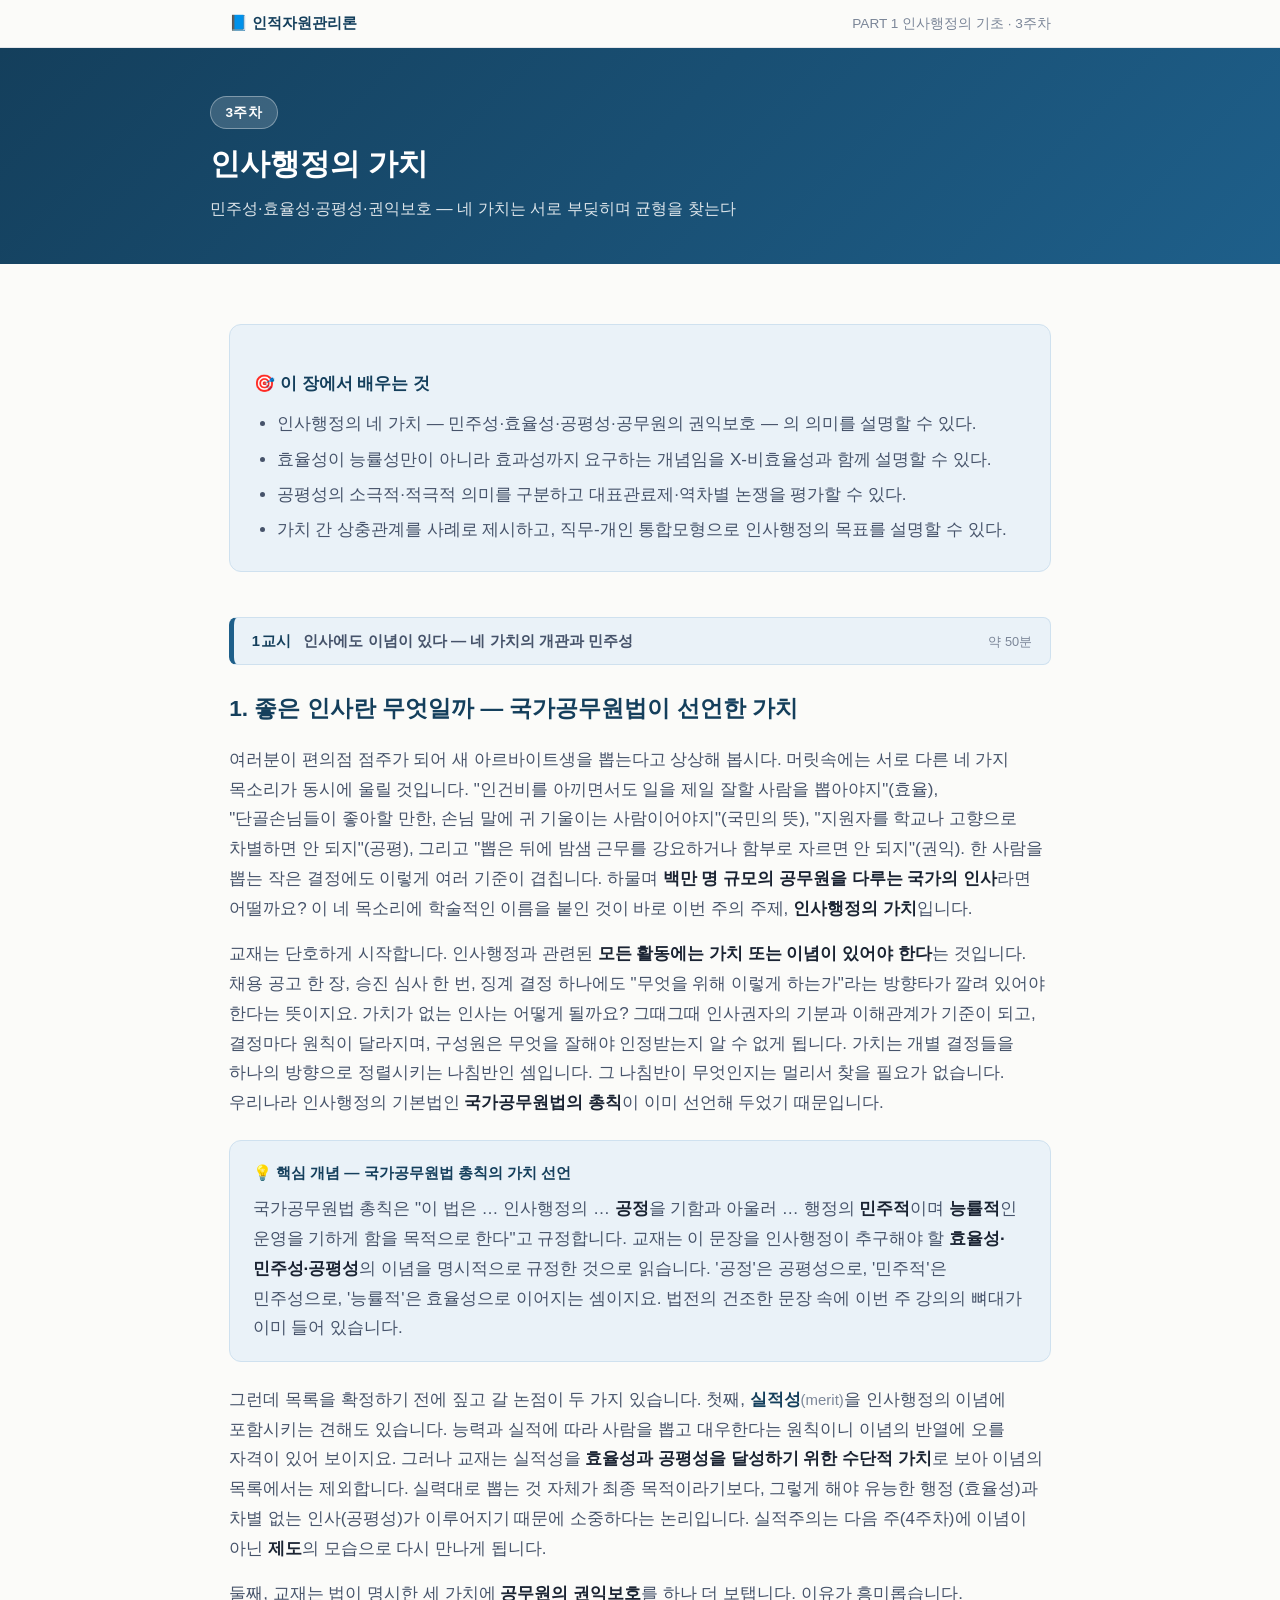
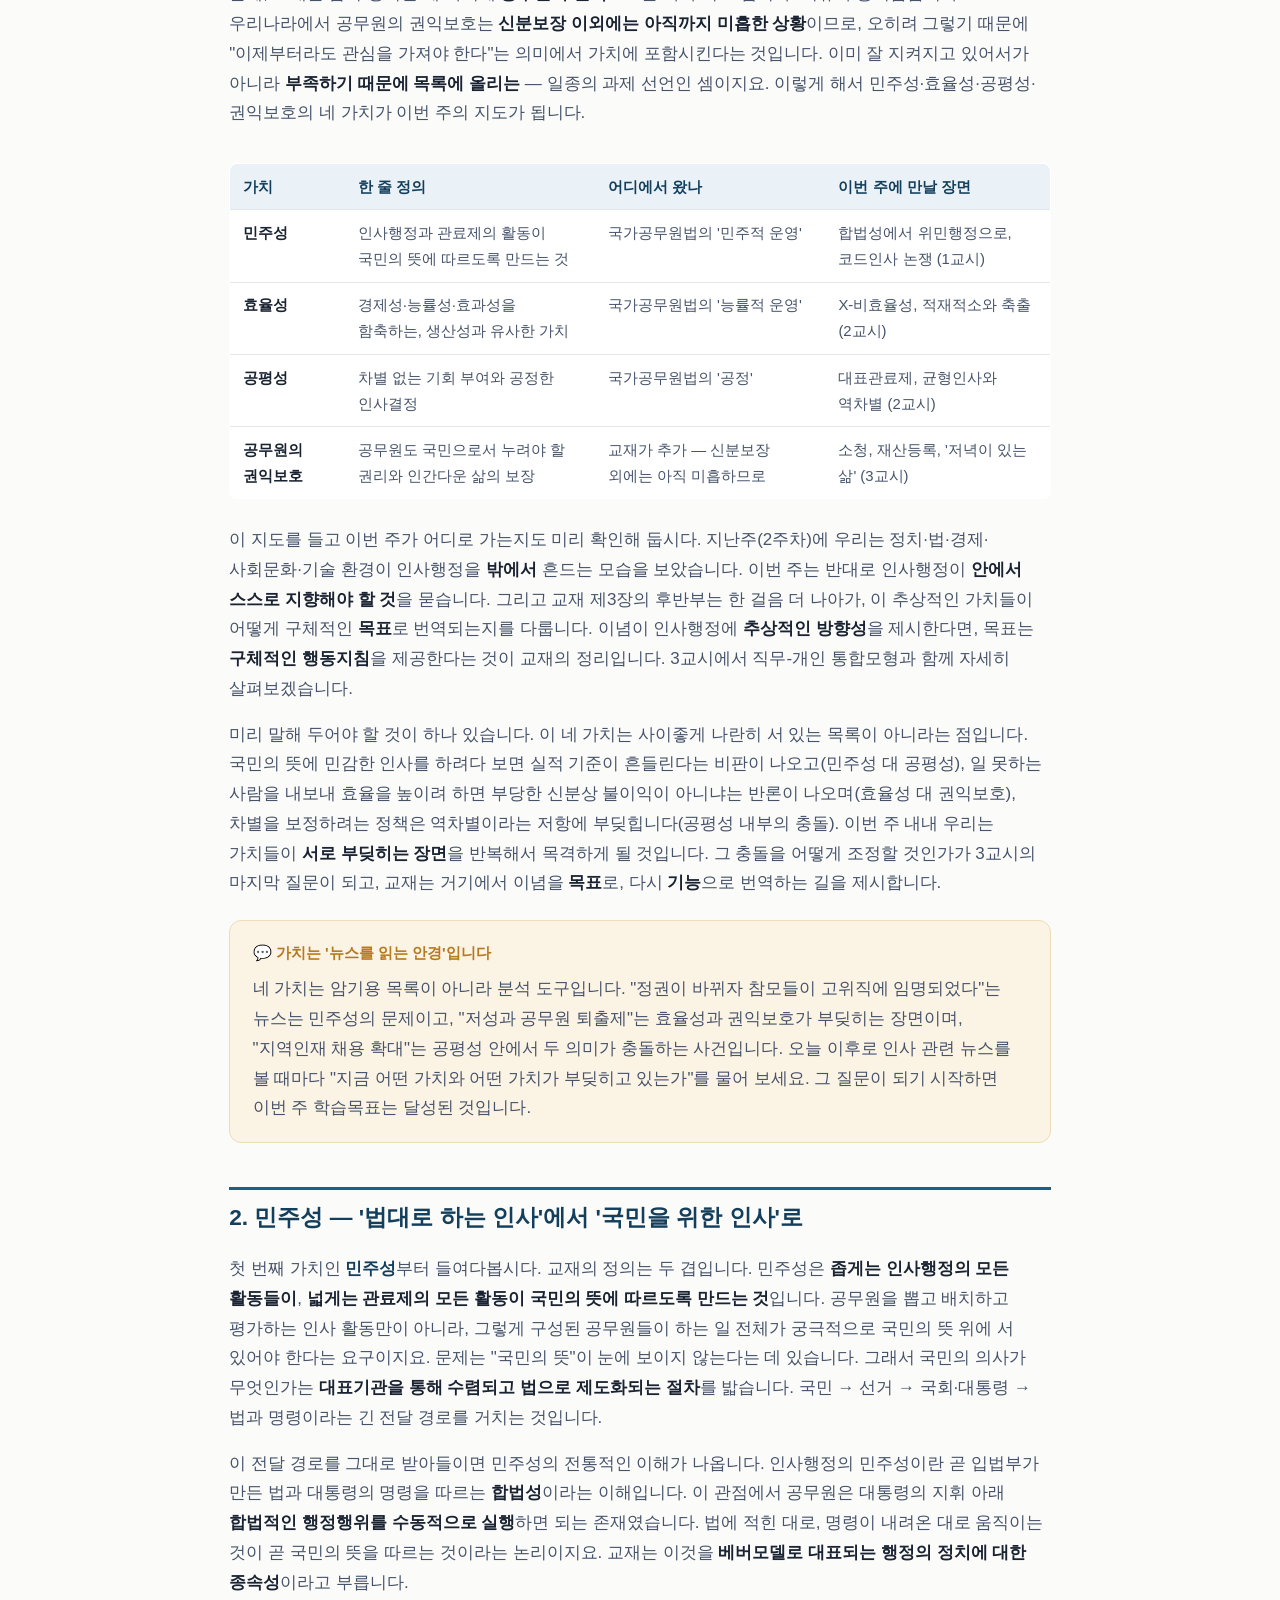
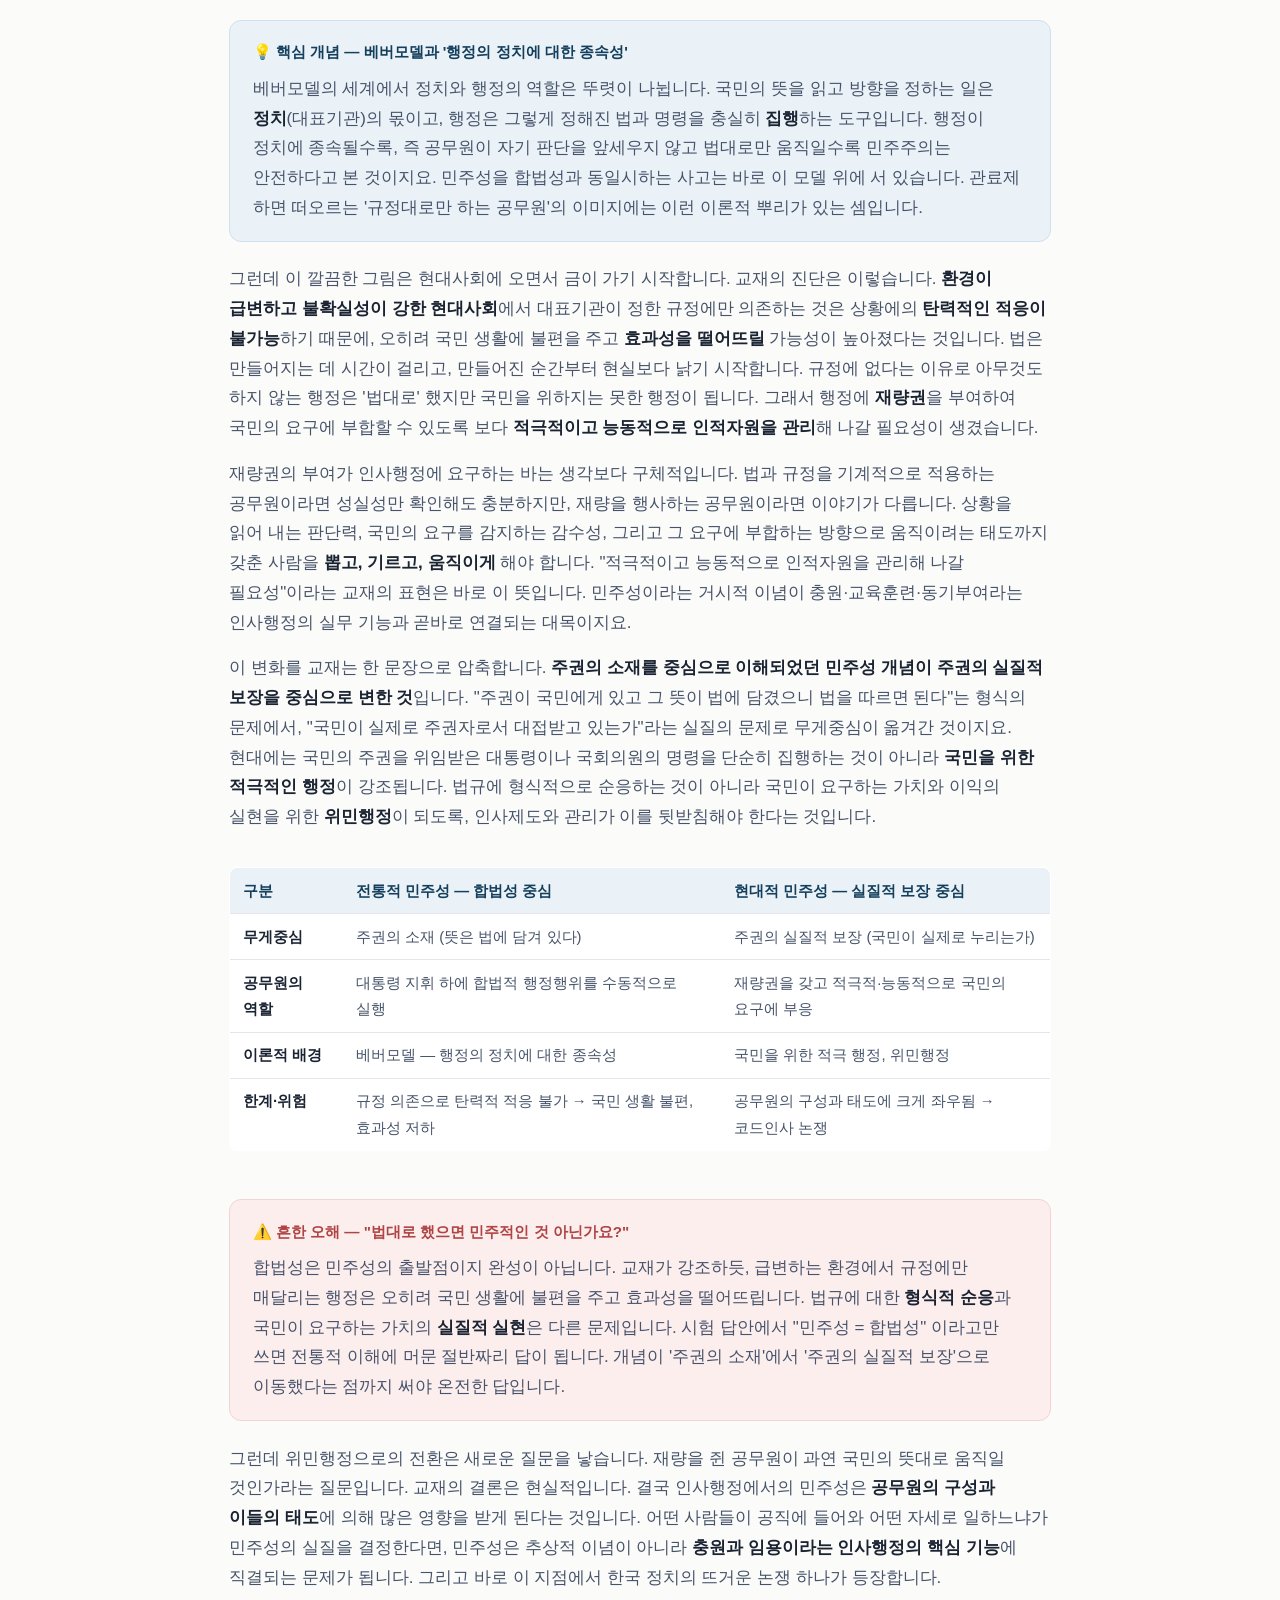
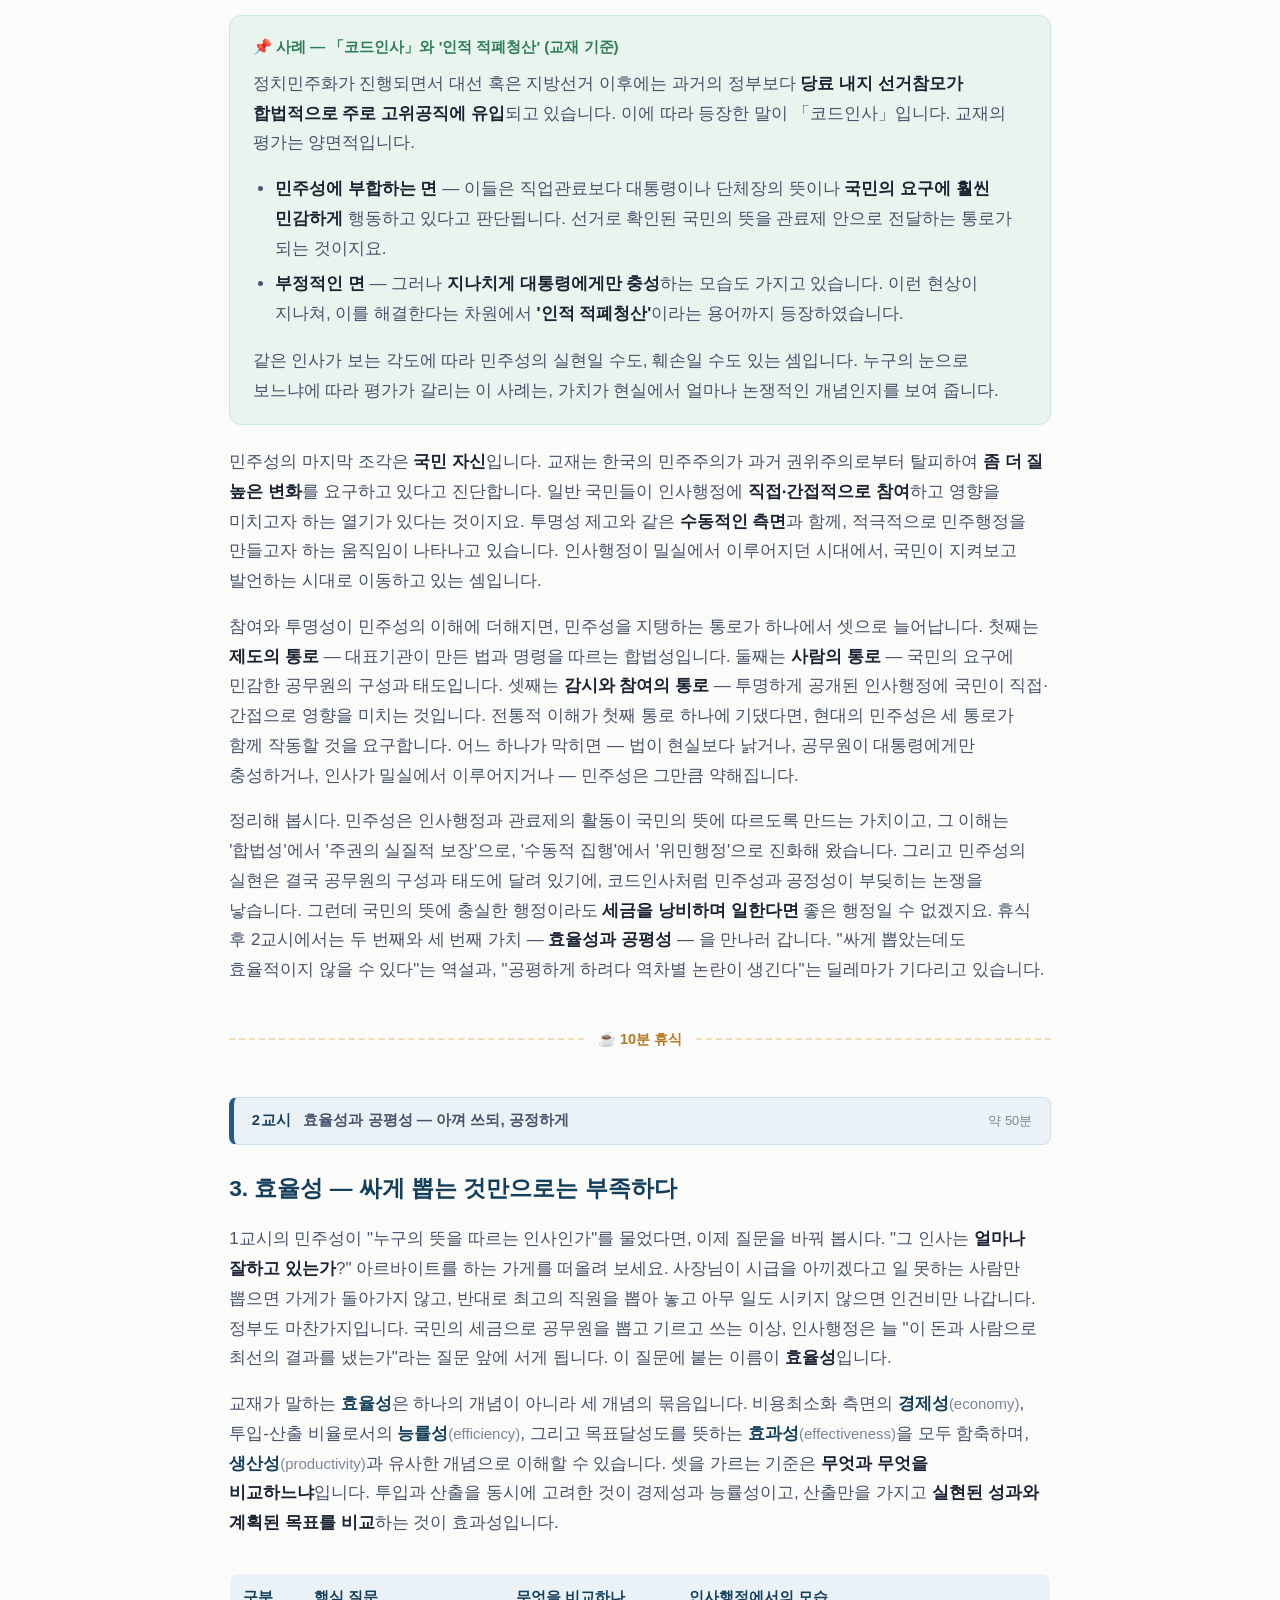
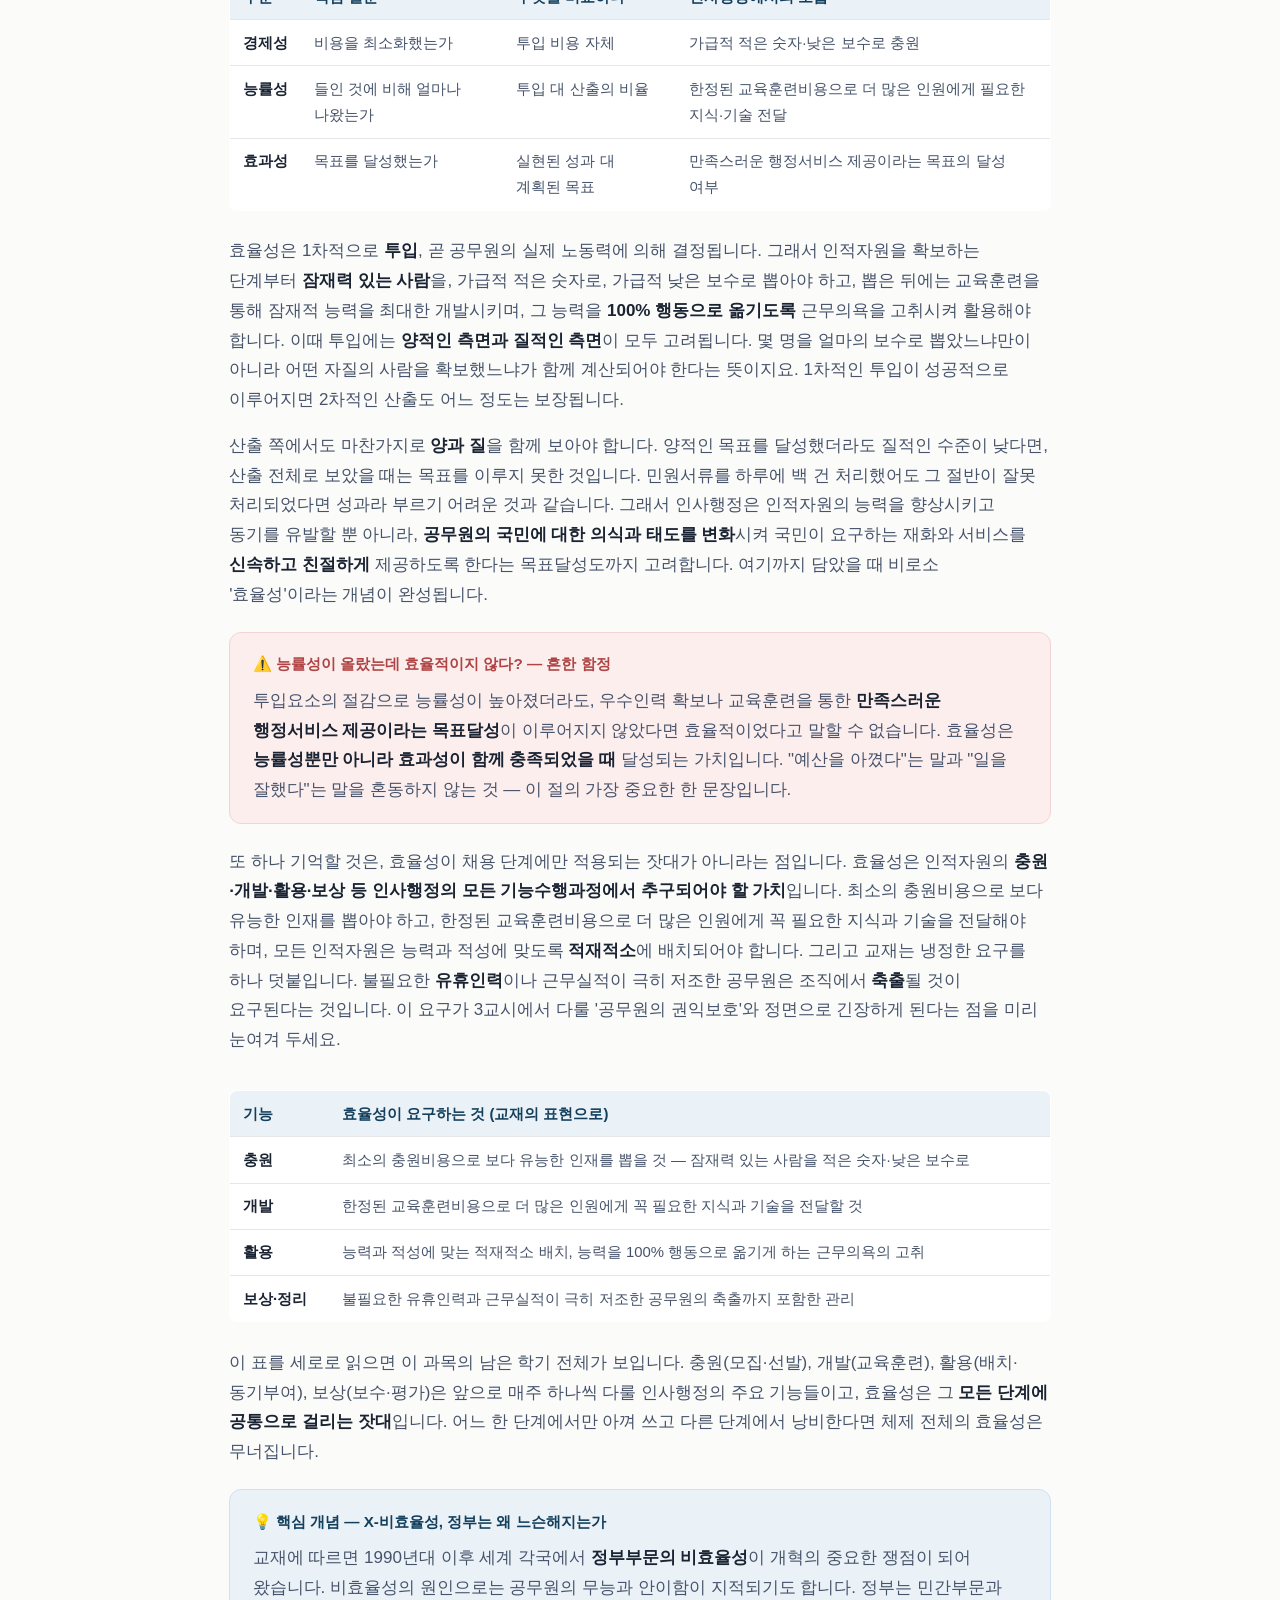
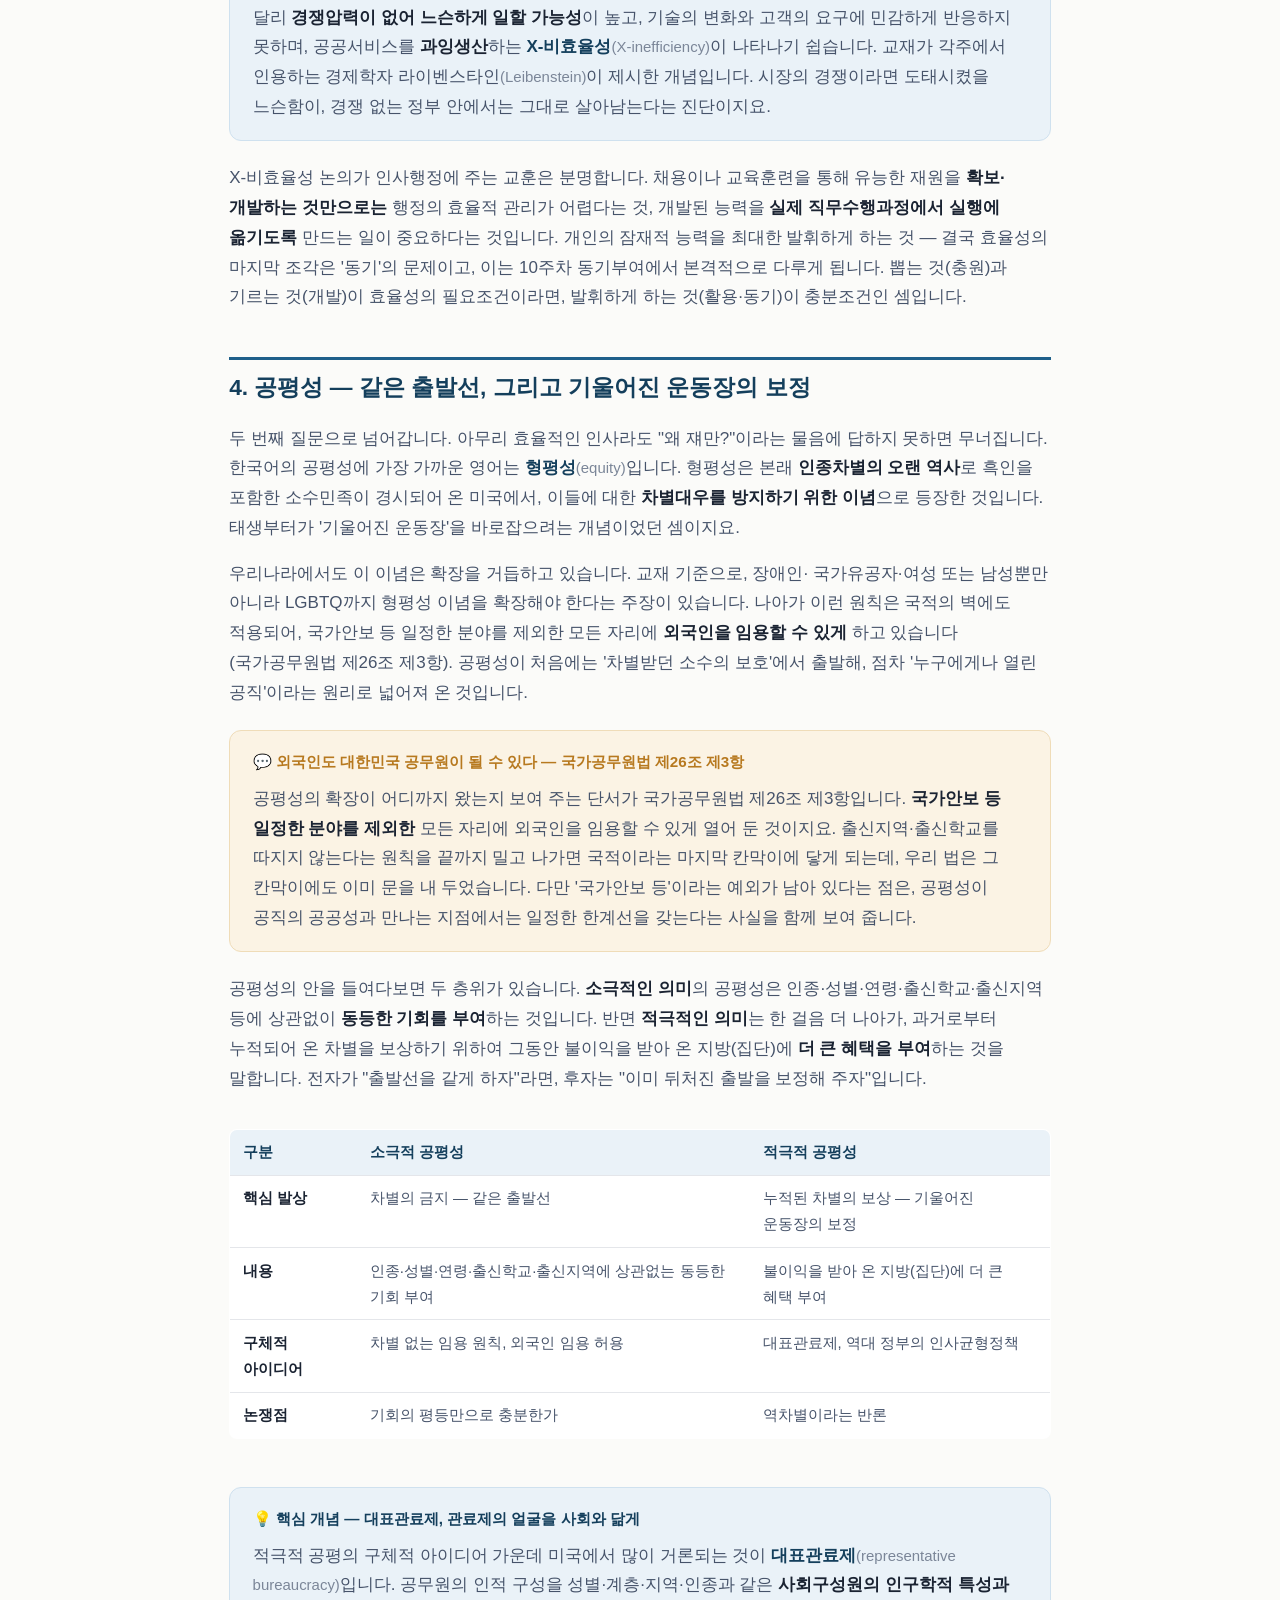
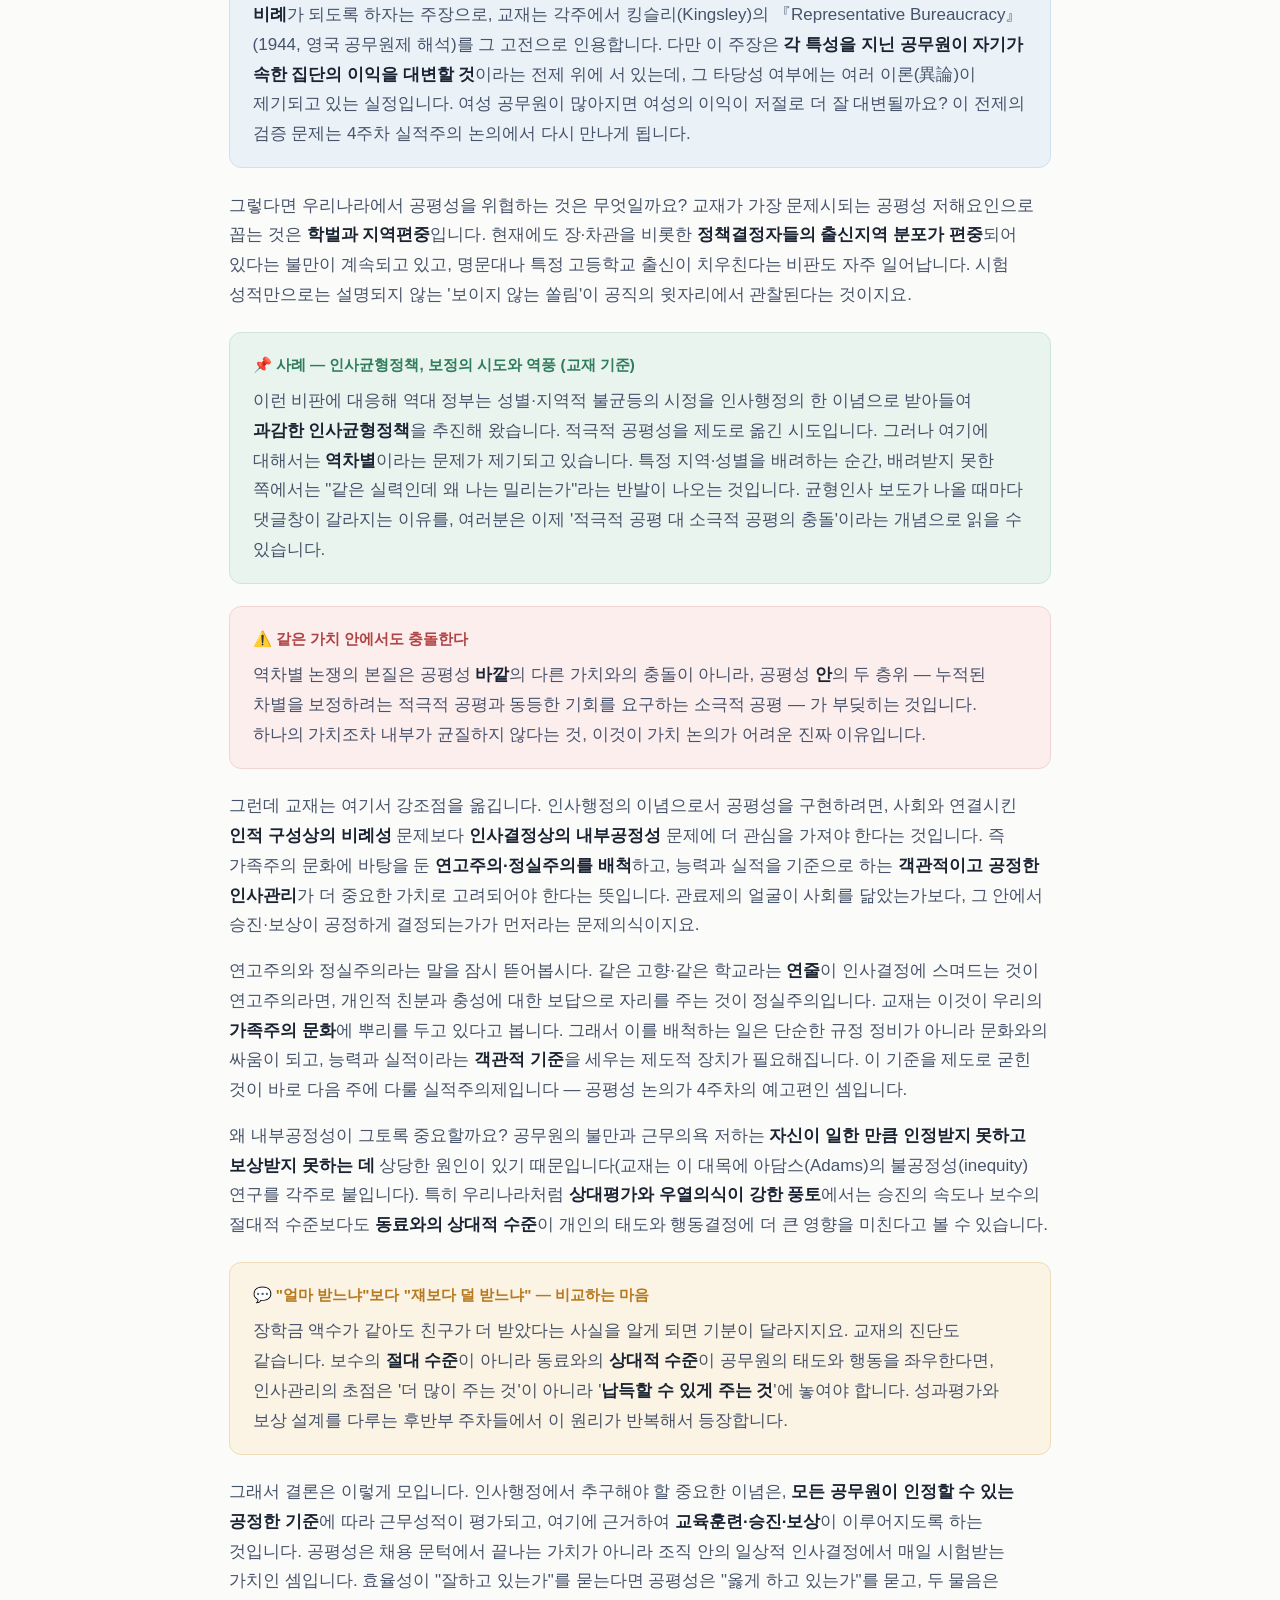
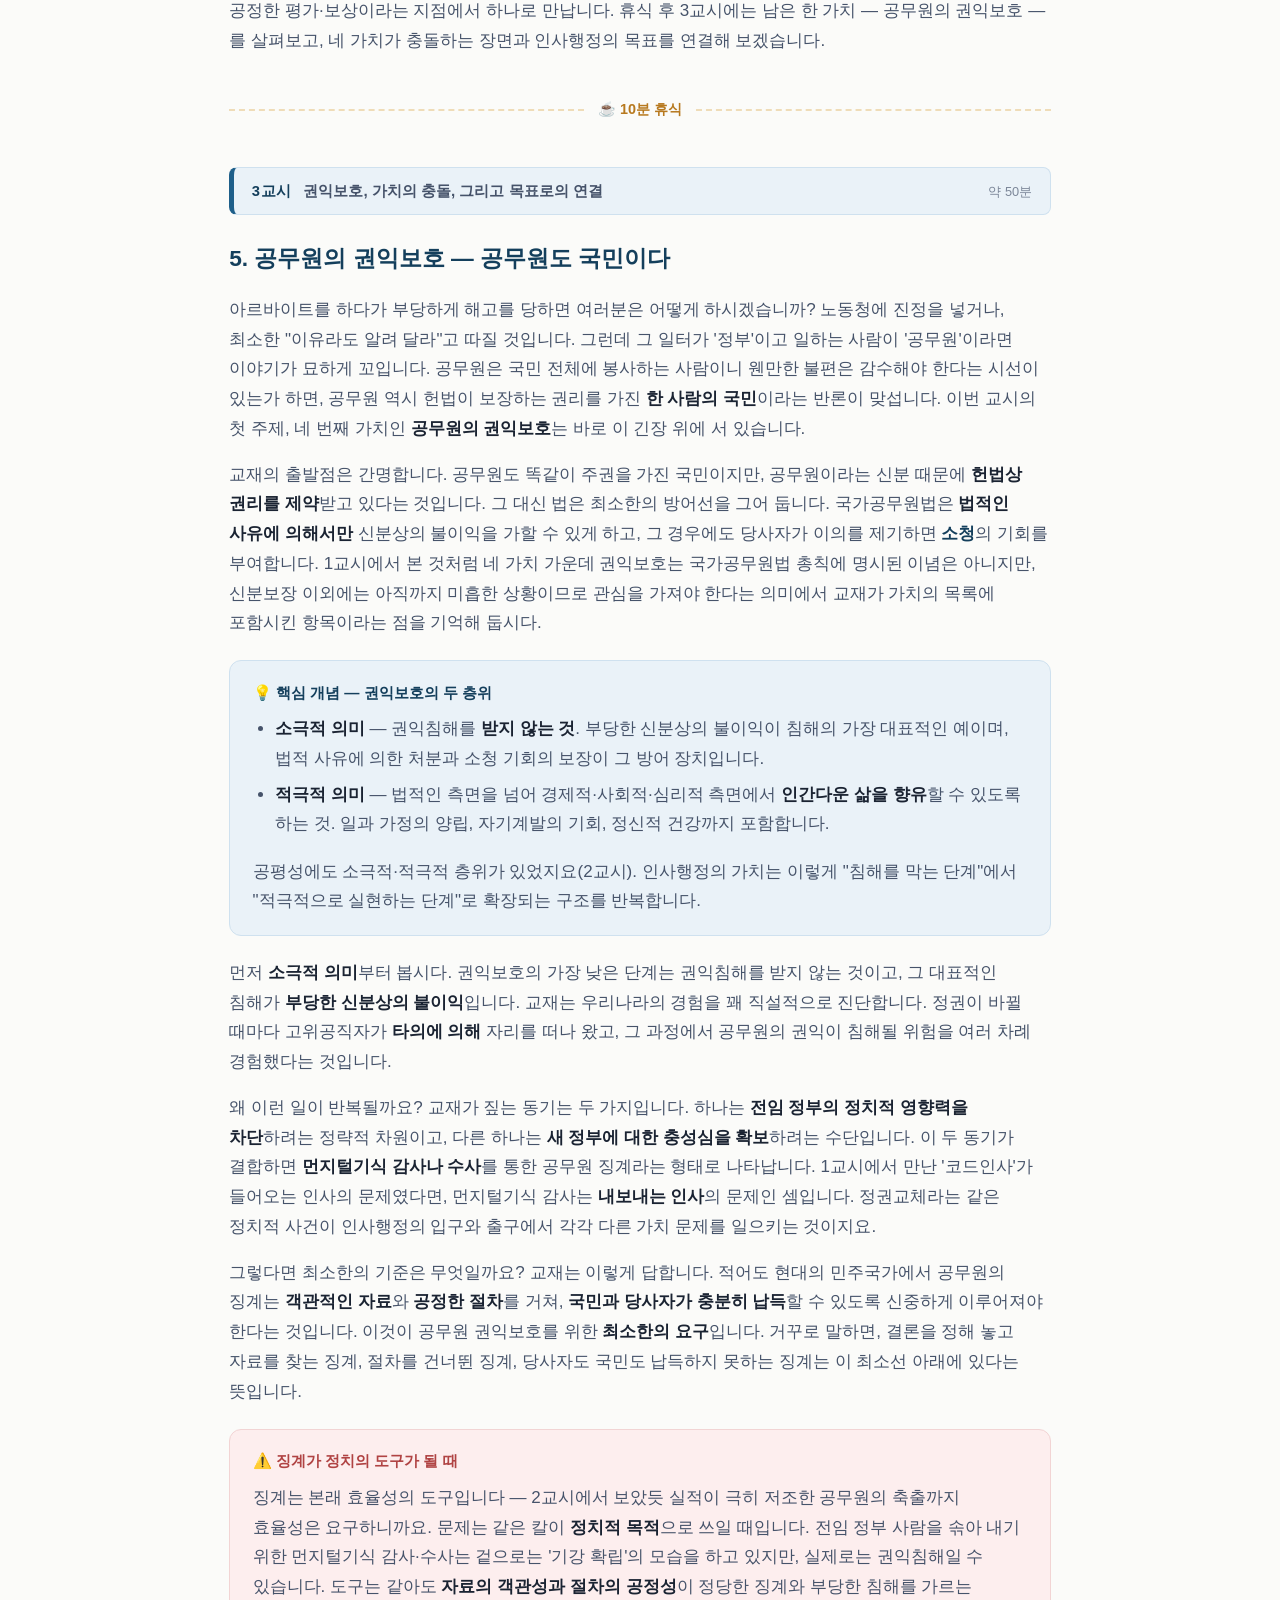
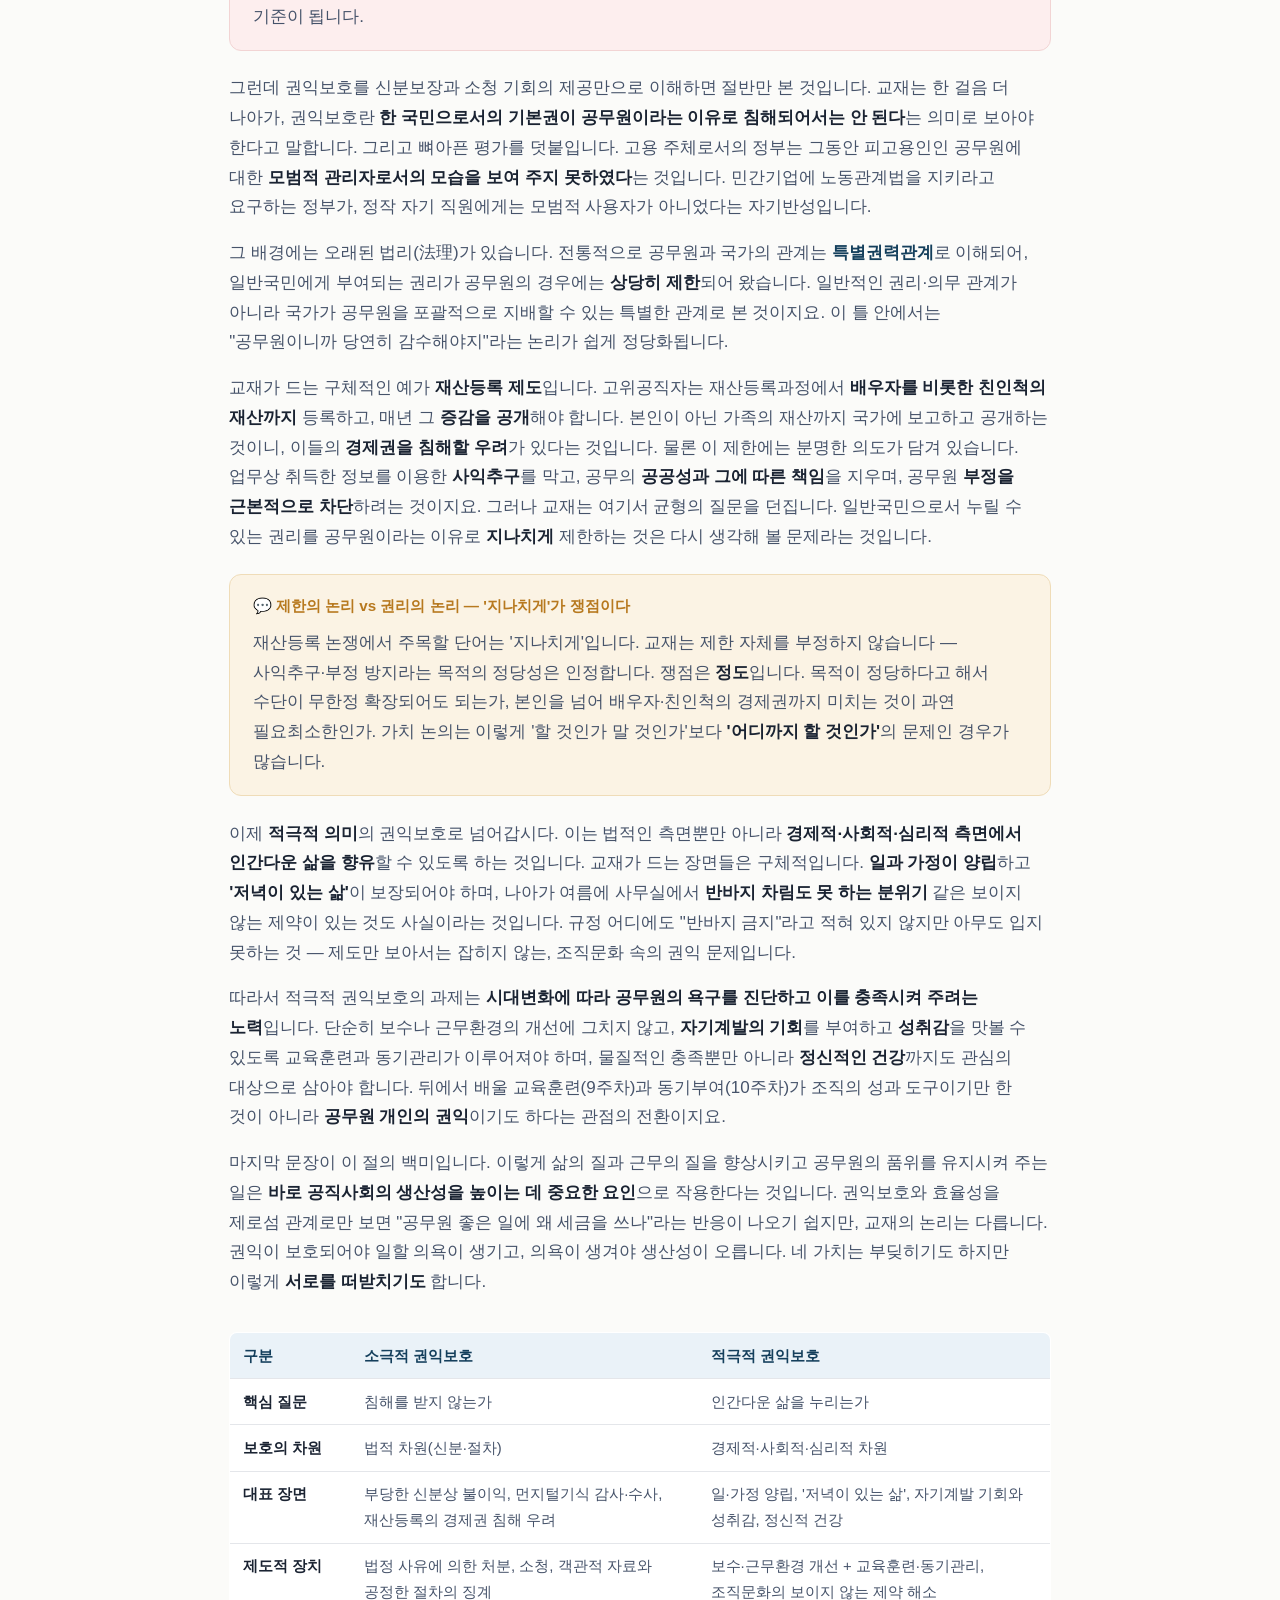
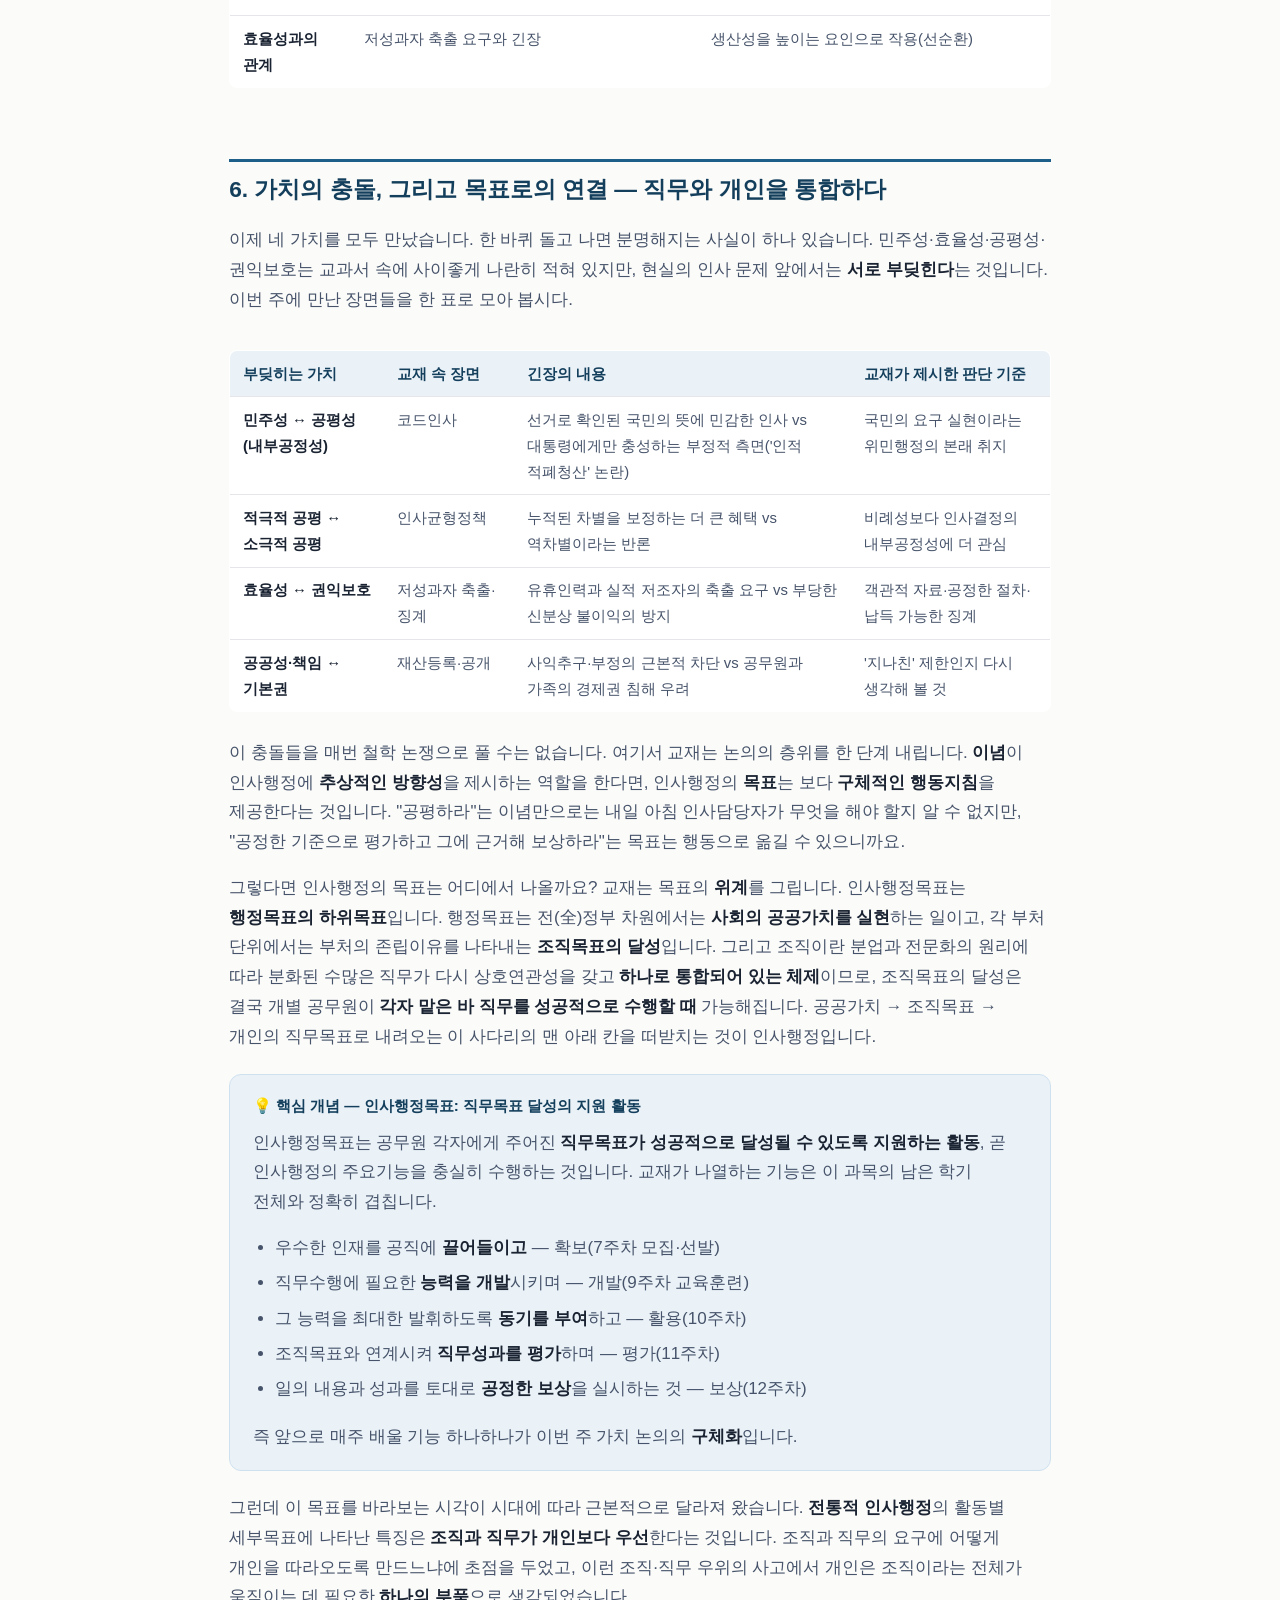
<file: w03.html>
<!DOCTYPE html>
<html lang="ko">
<head>
<meta charset="UTF-8">
<meta name="viewport" content="width=device-width, initial-scale=1.0">
<title>3주차 · 인사행정의 가치 — 인적자원관리론</title>
<link rel="stylesheet" href="style.css">
</head>
<body>

<nav class="topnav">
  <div class="inner">
    <a class="home" href="index.html">📘 인적자원관리론</a>
    <span class="crumb">PART 1 인사행정의 기초 · 3주차</span>
  </div>
</nav>

<header class="chapter-header">
  <div class="inner">
    <span class="week-badge">3주차</span>
    <h1>인사행정의 가치</h1>
    <p class="subtitle">민주성·효율성·공평성·권익보호 — 네 가치는 서로 부딪히며 균형을 찾는다</p>
  </div>
</header>

<main>

<div class="objectives">
  <h2>🎯 이 장에서 배우는 것</h2>
  <ul>
    <li>인사행정의 네 가치 — 민주성·효율성·공평성·공무원의 권익보호 — 의 의미를 설명할 수 있다.</li>
    <li>효율성이 능률성만이 아니라 효과성까지 요구하는 개념임을 X-비효율성과 함께 설명할 수 있다.</li>
    <li>공평성의 소극적·적극적 의미를 구분하고 대표관료제·역차별 논쟁을 평가할 수 있다.</li>
    <li>가치 간 상충관계를 사례로 제시하고, 직무-개인 통합모형으로 인사행정의 목표를 설명할 수 있다.</li>
  </ul>
</div>

<!-- ═══════════════ 1교시 ═══════════════ -->
<section class="session">
  <div class="session-header">
    <span class="session-no">1교시</span>
    <span class="session-title">인사에도 이념이 있다 — 네 가치의 개관과 민주성</span>
    <span class="session-time">약 50분</span>
  </div>

  <h2>1. 좋은 인사란 무엇일까 — 국가공무원법이 선언한 가치</h2>

  <p>여러분이 편의점 점주가 되어 새 아르바이트생을 뽑는다고 상상해 봅시다.
  머릿속에는 서로 다른 네 가지 목소리가 동시에 울릴 것입니다.
  "인건비를 아끼면서도 일을 제일 잘할 사람을 뽑아야지"(효율),
  "단골손님들이 좋아할 만한, 손님 말에 귀 기울이는 사람이어야지"(국민의 뜻),
  "지원자를 학교나 고향으로 차별하면 안 되지"(공평),
  그리고 "뽑은 뒤에 밤샘 근무를 강요하거나 함부로 자르면 안 되지"(권익).
  한 사람을 뽑는 작은 결정에도 이렇게 여러 기준이 겹칩니다.
  하물며 <strong>백만 명 규모의 공무원을 다루는 국가의 인사</strong>라면 어떨까요?
  이 네 목소리에 학술적인 이름을 붙인 것이 바로 이번 주의 주제,
  <strong>인사행정의 가치</strong>입니다.</p>

  <p>교재는 단호하게 시작합니다. 인사행정과 관련된 <strong>모든 활동에는 가치
  또는 이념이 있어야 한다</strong>는 것입니다. 채용 공고 한 장, 승진 심사 한 번,
  징계 결정 하나에도 "무엇을 위해 이렇게 하는가"라는 방향타가 깔려 있어야 한다는
  뜻이지요. 가치가 없는 인사는 어떻게 될까요? 그때그때 인사권자의 기분과 이해관계가
  기준이 되고, 결정마다 원칙이 달라지며, 구성원은 무엇을 잘해야 인정받는지 알 수
  없게 됩니다. 가치는 개별 결정들을 하나의 방향으로 정렬시키는 나침반인 셈입니다.
  그 나침반이 무엇인지는 멀리서 찾을 필요가 없습니다. 우리나라 인사행정의
  기본법인 <strong>국가공무원법의 총칙</strong>이 이미 선언해 두었기 때문입니다.</p>

  <div class="box concept">
    <span class="box-title">💡 핵심 개념 — 국가공무원법 총칙의 가치 선언</span>
    <p>국가공무원법 총칙은 "이 법은 … 인사행정의 … <strong>공정</strong>을 기함과
    아울러 … 행정의 <strong>민주적</strong>이며 <strong>능률적</strong>인 운영을 기하게
    함을 목적으로 한다"고 규정합니다. 교재는 이 문장을 인사행정이 추구해야 할
    <strong>효율성·민주성·공평성</strong>의 이념을 명시적으로 규정한 것으로 읽습니다.
    '공정'은 공평성으로, '민주적'은 민주성으로, '능률적'은 효율성으로 이어지는
    셈이지요. 법전의 건조한 문장 속에 이번 주 강의의 뼈대가 이미 들어 있습니다.</p>
  </div>

  <p>그런데 목록을 확정하기 전에 짚고 갈 논점이 두 가지 있습니다. 첫째,
  <span class="term">실적성</span><span class="en">(merit)</span>을 인사행정의 이념에
  포함시키는 견해도 있습니다. 능력과 실적에 따라 사람을 뽑고 대우한다는 원칙이니
  이념의 반열에 오를 자격이 있어 보이지요. 그러나 교재는 실적성을
  <strong>효율성과 공평성을 달성하기 위한 수단적 가치</strong>로 보아 이념의 목록에서는
  제외합니다. 실력대로 뽑는 것 자체가 최종 목적이라기보다, 그렇게 해야 유능한 행정
  (효율성)과 차별 없는 인사(공평성)가 이루어지기 때문에 소중하다는 논리입니다.
  실적주의는 다음 주(4주차)에 이념이 아닌 <strong>제도</strong>의 모습으로 다시
  만나게 됩니다.</p>

  <p>둘째, 교재는 법이 명시한 세 가치에 <strong>공무원의 권익보호</strong>를 하나 더
  보탭니다. 이유가 흥미롭습니다. 우리나라에서 공무원의 권익보호는
  <strong>신분보장 이외에는 아직까지 미흡한 상황</strong>이므로, 오히려 그렇기 때문에
  "이제부터라도 관심을 가져야 한다"는 의미에서 가치에 포함시킨다는 것입니다.
  이미 잘 지켜지고 있어서가 아니라 <strong>부족하기 때문에 목록에 올리는</strong> —
  일종의 과제 선언인 셈이지요. 이렇게 해서 민주성·효율성·공평성·권익보호의
  네 가치가 이번 주의 지도가 됩니다.</p>

  <div class="table-wrap">
  <table>
    <tr><th>가치</th><th>한 줄 정의</th><th>어디에서 왔나</th><th>이번 주에 만날 장면</th></tr>
    <tr><td><strong>민주성</strong></td><td>인사행정과 관료제의 활동이 국민의 뜻에 따르도록 만드는 것</td><td>국가공무원법의 '민주적 운영'</td><td>합법성에서 위민행정으로, 코드인사 논쟁 (1교시)</td></tr>
    <tr><td><strong>효율성</strong></td><td>경제성·능률성·효과성을 함축하는, 생산성과 유사한 가치</td><td>국가공무원법의 '능률적 운영'</td><td>X-비효율성, 적재적소와 축출 (2교시)</td></tr>
    <tr><td><strong>공평성</strong></td><td>차별 없는 기회 부여와 공정한 인사결정</td><td>국가공무원법의 '공정'</td><td>대표관료제, 균형인사와 역차별 (2교시)</td></tr>
    <tr><td><strong>공무원의 권익보호</strong></td><td>공무원도 국민으로서 누려야 할 권리와 인간다운 삶의 보장</td><td>교재가 추가 — 신분보장 외에는 아직 미흡하므로</td><td>소청, 재산등록, '저녁이 있는 삶' (3교시)</td></tr>
  </table>
  </div>

  <p>이 지도를 들고 이번 주가 어디로 가는지도 미리 확인해 둡시다. 지난주(2주차)에
  우리는 정치·법·경제·사회문화·기술 환경이 인사행정을 <strong>밖에서</strong> 흔드는
  모습을 보았습니다. 이번 주는 반대로 인사행정이 <strong>안에서 스스로 지향해야 할
  것</strong>을 묻습니다. 그리고 교재 제3장의 후반부는 한 걸음 더 나아가, 이 추상적인
  가치들이 어떻게 구체적인 <strong>목표</strong>로 번역되는지를 다룹니다. 이념이
  인사행정에 <strong>추상적인 방향성</strong>을 제시한다면, 목표는 <strong>구체적인
  행동지침</strong>을 제공한다는 것이 교재의 정리입니다. 3교시에서 직무-개인
  통합모형과 함께 자세히 살펴보겠습니다.</p>

  <p>미리 말해 두어야 할 것이 하나 있습니다. 이 네 가치는 사이좋게 나란히 서 있는
  목록이 아니라는 점입니다. 국민의 뜻에 민감한 인사를 하려다 보면 실적 기준이
  흔들린다는 비판이 나오고(민주성 대 공평성), 일 못하는 사람을 내보내 효율을 높이려
  하면 부당한 신분상 불이익이 아니냐는 반론이 나오며(효율성 대 권익보호), 차별을
  보정하려는 정책은 역차별이라는 저항에 부딪힙니다(공평성 내부의 충돌). 이번 주
  내내 우리는 가치들이 <strong>서로 부딪히는 장면</strong>을 반복해서 목격하게 될
  것입니다. 그 충돌을 어떻게 조정할 것인가가 3교시의 마지막 질문이 되고, 교재는
  거기에서 이념을 <strong>목표</strong>로, 다시 <strong>기능</strong>으로 번역하는
  길을 제시합니다.</p>

  <div class="box tip">
    <span class="box-title">💬 가치는 '뉴스를 읽는 안경'입니다</span>
    <p>네 가치는 암기용 목록이 아니라 분석 도구입니다. "정권이 바뀌자 참모들이
    고위직에 임명되었다"는 뉴스는 민주성의 문제이고, "저성과 공무원 퇴출제"는
    효율성과 권익보호가 부딪히는 장면이며, "지역인재 채용 확대"는 공평성 안에서
    두 의미가 충돌하는 사건입니다. 오늘 이후로 인사 관련 뉴스를 볼 때마다
    "지금 어떤 가치와 어떤 가치가 부딪히고 있는가"를 물어 보세요. 그 질문이
    되기 시작하면 이번 주 학습목표는 달성된 것입니다.</p>
  </div>

  <h2>2. 민주성 — '법대로 하는 인사'에서 '국민을 위한 인사'로</h2>

  <p>첫 번째 가치인 <span class="term">민주성</span>부터 들여다봅시다. 교재의 정의는
  두 겹입니다. 민주성은 <strong>좁게는 인사행정의 모든 활동들이</strong>,
  <strong>넓게는 관료제의 모든 활동이 국민의 뜻에 따르도록 만드는 것</strong>입니다.
  공무원을 뽑고 배치하고 평가하는 인사 활동만이 아니라, 그렇게 구성된 공무원들이
  하는 일 전체가 궁극적으로 국민의 뜻 위에 서 있어야 한다는 요구이지요. 문제는
  "국민의 뜻"이 눈에 보이지 않는다는 데 있습니다. 그래서 국민의 의사가 무엇인가는
  <strong>대표기관을 통해 수렴되고 법으로 제도화되는 절차</strong>를 밟습니다.
  국민 → 선거 → 국회·대통령 → 법과 명령이라는 긴 전달 경로를 거치는 것입니다.</p>

  <p>이 전달 경로를 그대로 받아들이면 민주성의 전통적인 이해가 나옵니다. 인사행정의
  민주성이란 곧 입법부가 만든 법과 대통령의 명령을 따르는
  <strong>합법성</strong>이라는 이해입니다. 이 관점에서 공무원은 대통령의 지휘 아래
  <strong>합법적인 행정행위를 수동적으로 실행</strong>하면 되는 존재였습니다.
  법에 적힌 대로, 명령이 내려온 대로 움직이는 것이 곧 국민의 뜻을 따르는 것이라는
  논리이지요. 교재는 이것을 <strong>베버모델로 대표되는 행정의 정치에 대한
  종속성</strong>이라고 부릅니다.</p>

  <div class="box concept">
    <span class="box-title">💡 핵심 개념 — 베버모델과 '행정의 정치에 대한 종속성'</span>
    <p>베버모델의 세계에서 정치와 행정의 역할은 뚜렷이 나뉩니다. 국민의 뜻을 읽고
    방향을 정하는 일은 <strong>정치</strong>(대표기관)의 몫이고, 행정은 그렇게 정해진
    법과 명령을 충실히 <strong>집행</strong>하는 도구입니다. 행정이 정치에 종속될수록,
    즉 공무원이 자기 판단을 앞세우지 않고 법대로만 움직일수록 민주주의는 안전하다고
    본 것이지요. 민주성을 합법성과 동일시하는 사고는 바로 이 모델 위에 서 있습니다.
    관료제 하면 떠오르는 '규정대로만 하는 공무원'의 이미지에는 이런 이론적 뿌리가
    있는 셈입니다.</p>
  </div>

  <p>그런데 이 깔끔한 그림은 현대사회에 오면서 금이 가기 시작합니다. 교재의 진단은
  이렇습니다. <strong>환경이 급변하고 불확실성이 강한 현대사회</strong>에서 대표기관이
  정한 규정에만 의존하는 것은 상황에의 <strong>탄력적인 적응이 불가능</strong>하기
  때문에, 오히려 국민 생활에 불편을 주고 <strong>효과성을 떨어뜨릴</strong> 가능성이
  높아졌다는 것입니다. 법은 만들어지는 데 시간이 걸리고, 만들어진 순간부터 현실보다
  낡기 시작합니다. 규정에 없다는 이유로 아무것도 하지 않는 행정은 '법대로' 했지만
  국민을 위하지는 못한 행정이 됩니다. 그래서 행정에 <strong>재량권</strong>을
  부여하여 국민의 요구에 부합할 수 있도록 보다 <strong>적극적이고 능동적으로
  인적자원을 관리</strong>해 나갈 필요성이 생겼습니다.</p>

  <p>재량권의 부여가 인사행정에 요구하는 바는 생각보다 구체적입니다. 법과 규정을
  기계적으로 적용하는 공무원이라면 성실성만 확인해도 충분하지만, 재량을 행사하는
  공무원이라면 이야기가 다릅니다. 상황을 읽어 내는 판단력, 국민의 요구를 감지하는
  감수성, 그리고 그 요구에 부합하는 방향으로 움직이려는 태도까지 갖춘 사람을
  <strong>뽑고, 기르고, 움직이게</strong> 해야 합니다. "적극적이고 능동적으로
  인적자원을 관리해 나갈 필요성"이라는 교재의 표현은 바로 이 뜻입니다. 민주성이라는
  거시적 이념이 충원·교육훈련·동기부여라는 인사행정의 실무 기능과 곧바로 연결되는
  대목이지요.</p>

  <p>이 변화를 교재는 한 문장으로 압축합니다. <strong>주권의 소재를 중심으로
  이해되었던 민주성 개념이 주권의 실질적 보장을 중심으로 변한 것</strong>입니다.
  "주권이 국민에게 있고 그 뜻이 법에 담겼으니 법을 따르면 된다"는 형식의 문제에서,
  "국민이 실제로 주권자로서 대접받고 있는가"라는 실질의 문제로 무게중심이 옮겨간
  것이지요. 현대에는 국민의 주권을 위임받은 대통령이나 국회의원의 명령을 단순히
  집행하는 것이 아니라 <strong>국민을 위한 적극적인 행정</strong>이 강조됩니다.
  법규에 형식적으로 순응하는 것이 아니라 국민이 요구하는 가치와 이익의 실현을 위한
  <strong>위민행정</strong>이 되도록, 인사제도와 관리가 이를 뒷받침해야 한다는
  것입니다.</p>

  <div class="table-wrap">
  <table>
    <tr><th>구분</th><th>전통적 민주성 — 합법성 중심</th><th>현대적 민주성 — 실질적 보장 중심</th></tr>
    <tr><td><strong>무게중심</strong></td><td>주권의 소재 (뜻은 법에 담겨 있다)</td><td>주권의 실질적 보장 (국민이 실제로 누리는가)</td></tr>
    <tr><td><strong>공무원의 역할</strong></td><td>대통령 지휘 하에 합법적 행정행위를 수동적으로 실행</td><td>재량권을 갖고 적극적·능동적으로 국민의 요구에 부응</td></tr>
    <tr><td><strong>이론적 배경</strong></td><td>베버모델 — 행정의 정치에 대한 종속성</td><td>국민을 위한 적극 행정, 위민행정</td></tr>
    <tr><td><strong>한계·위험</strong></td><td>규정 의존으로 탄력적 적응 불가 → 국민 생활 불편, 효과성 저하</td><td>공무원의 구성과 태도에 크게 좌우됨 → 코드인사 논쟁</td></tr>
  </table>
  </div>

  <div class="box warn">
    <span class="box-title">⚠️ 흔한 오해 — "법대로 했으면 민주적인 것 아닌가요?"</span>
    <p>합법성은 민주성의 출발점이지 완성이 아닙니다. 교재가 강조하듯, 급변하는
    환경에서 규정에만 매달리는 행정은 오히려 국민 생활에 불편을 주고 효과성을
    떨어뜨립니다. 법규에 대한 <strong>형식적 순응</strong>과 국민이 요구하는 가치의
    <strong>실질적 실현</strong>은 다른 문제입니다. 시험 답안에서 "민주성 = 합법성"
    이라고만 쓰면 전통적 이해에 머문 절반짜리 답이 됩니다. 개념이 '주권의 소재'에서
    '주권의 실질적 보장'으로 이동했다는 점까지 써야 온전한 답입니다.</p>
  </div>

  <p>그런데 위민행정으로의 전환은 새로운 질문을 낳습니다. 재량을 쥔 공무원이 과연
  국민의 뜻대로 움직일 것인가라는 질문입니다. 교재의 결론은 현실적입니다. 결국
  인사행정에서의 민주성은 <strong>공무원의 구성과 이들의 태도</strong>에 의해 많은
  영향을 받게 된다는 것입니다. 어떤 사람들이 공직에 들어와 어떤 자세로 일하느냐가
  민주성의 실질을 결정한다면, 민주성은 추상적 이념이 아니라 <strong>충원과 임용이라는
  인사행정의 핵심 기능</strong>에 직결되는 문제가 됩니다. 그리고 바로 이 지점에서
  한국 정치의 뜨거운 논쟁 하나가 등장합니다.</p>

  <div class="box case">
    <span class="box-title">📌 사례 — 「코드인사」와 '인적 적폐청산' (교재 기준)</span>
    <p>정치민주화가 진행되면서 대선 혹은 지방선거 이후에는 과거의 정부보다
    <strong>당료 내지 선거참모가 합법적으로 주로 고위공직에 유입</strong>되고 있습니다.
    이에 따라 등장한 말이 「코드인사」입니다. 교재의 평가는 양면적입니다.</p>
    <ul>
      <li><strong>민주성에 부합하는 면</strong> — 이들은 직업관료보다 대통령이나
      단체장의 뜻이나 <strong>국민의 요구에 훨씬 민감하게</strong> 행동하고 있다고
      판단됩니다. 선거로 확인된 국민의 뜻을 관료제 안으로 전달하는 통로가 되는
      것이지요.</li>
      <li><strong>부정적인 면</strong> — 그러나 <strong>지나치게 대통령에게만
      충성</strong>하는 모습도 가지고 있습니다. 이런 현상이 지나쳐, 이를 해결한다는
      차원에서 <strong>'인적 적폐청산'</strong>이라는 용어까지 등장하였습니다.</li>
    </ul>
    <p>같은 인사가 보는 각도에 따라 민주성의 실현일 수도, 훼손일 수도 있는
    셈입니다. 누구의 눈으로 보느냐에 따라 평가가 갈리는 이 사례는, 가치가 현실에서
    얼마나 논쟁적인 개념인지를 보여 줍니다.</p>
  </div>

  <p>민주성의 마지막 조각은 <strong>국민 자신</strong>입니다. 교재는 한국의 민주주의가
  과거 권위주의로부터 탈피하여 <strong>좀 더 질 높은 변화</strong>를 요구하고 있다고
  진단합니다. 일반 국민들이 인사행정에 <strong>직접·간접적으로 참여</strong>하고
  영향을 미치고자 하는 열기가 있다는 것이지요. 투명성 제고와 같은
  <strong>수동적인 측면</strong>과 함께, 적극적으로 민주행정을 만들고자 하는 움직임이
  나타나고 있습니다. 인사행정이 밀실에서 이루어지던 시대에서, 국민이 지켜보고
  발언하는 시대로 이동하고 있는 셈입니다.</p>

  <p>참여와 투명성이 민주성의 이해에 더해지면, 민주성을 지탱하는 통로가 하나에서
  셋으로 늘어납니다. 첫째는 <strong>제도의 통로</strong> — 대표기관이 만든 법과
  명령을 따르는 합법성입니다. 둘째는 <strong>사람의 통로</strong> — 국민의 요구에
  민감한 공무원의 구성과 태도입니다. 셋째는 <strong>감시와 참여의 통로</strong> —
  투명하게 공개된 인사행정에 국민이 직접·간접으로 영향을 미치는 것입니다. 전통적
  이해가 첫째 통로 하나에 기댔다면, 현대의 민주성은 세 통로가 함께 작동할 것을
  요구합니다. 어느 하나가 막히면 — 법이 현실보다 낡거나, 공무원이 대통령에게만
  충성하거나, 인사가 밀실에서 이루어지거나 — 민주성은 그만큼 약해집니다.</p>

  <p>정리해 봅시다. 민주성은 인사행정과 관료제의 활동이 국민의 뜻에 따르도록 만드는
  가치이고, 그 이해는 '합법성'에서 '주권의 실질적 보장'으로, '수동적 집행'에서
  '위민행정'으로 진화해 왔습니다. 그리고 민주성의 실현은 결국 공무원의 구성과
  태도에 달려 있기에, 코드인사처럼 민주성과 공정성이 부딪히는 논쟁을 낳습니다.
  그런데 국민의 뜻에 충실한 행정이라도 <strong>세금을 낭비하며 일한다면</strong>
  좋은 행정일 수 없겠지요. 휴식 후 2교시에서는 두 번째와 세 번째 가치 —
  <strong>효율성과 공평성</strong> — 을 만나러 갑니다. "싸게 뽑았는데도 효율적이지
  않을 수 있다"는 역설과, "공평하게 하려다 역차별 논란이 생긴다"는 딜레마가
  기다리고 있습니다.</p>

</section>

<div class="break-divider">☕ 10분 휴식</div>

<!-- ═══════════════ 2교시 ═══════════════ -->
<section class="session">
  <div class="session-header">
    <span class="session-no">2교시</span>
    <span class="session-title">효율성과 공평성 — 아껴 쓰되, 공정하게</span>
    <span class="session-time">약 50분</span>
  </div>

  <h2>3. 효율성 — 싸게 뽑는 것만으로는 부족하다</h2>

  <p>1교시의 민주성이 "누구의 뜻을 따르는 인사인가"를 물었다면, 이제 질문을
  바꿔 봅시다. "그 인사는 <strong>얼마나 잘하고 있는가</strong>?" 아르바이트를
  하는 가게를 떠올려 보세요. 사장님이 시급을 아끼겠다고 일 못하는 사람만 뽑으면
  가게가 돌아가지 않고, 반대로 최고의 직원을 뽑아 놓고 아무 일도 시키지 않으면
  인건비만 나갑니다. 정부도 마찬가지입니다. 국민의 세금으로 공무원을 뽑고 기르고
  쓰는 이상, 인사행정은 늘 "이 돈과 사람으로 최선의 결과를 냈는가"라는 질문
  앞에 서게 됩니다. 이 질문에 붙는 이름이 <strong>효율성</strong>입니다.</p>

  <p>교재가 말하는 <span class="term">효율성</span>은 하나의 개념이 아니라
  세 개념의 묶음입니다. 비용최소화 측면의
  <span class="term">경제성</span><span class="en">(economy)</span>,
  투입-산출 비율로서의
  <span class="term">능률성</span><span class="en">(efficiency)</span>,
  그리고 목표달성도를 뜻하는
  <span class="term">효과성</span><span class="en">(effectiveness)</span>을
  모두 함축하며, <span class="term">생산성</span><span class="en">(productivity)</span>과
  유사한 개념으로 이해할 수 있습니다. 셋을 가르는 기준은 <strong>무엇과 무엇을
  비교하느냐</strong>입니다. 투입과 산출을 동시에 고려한 것이 경제성과 능률성이고,
  산출만을 가지고 <strong>실현된 성과와 계획된 목표를 비교</strong>하는 것이
  효과성입니다.</p>

  <div class="table-wrap">
  <table>
    <tr><th>구분</th><th>핵심 질문</th><th>무엇을 비교하나</th><th>인사행정에서의 모습</th></tr>
    <tr><td><strong>경제성</strong></td><td>비용을 최소화했는가</td><td>투입 비용 자체</td><td>가급적 적은 숫자·낮은 보수로 충원</td></tr>
    <tr><td><strong>능률성</strong></td><td>들인 것에 비해 얼마나 나왔는가</td><td>투입 대 산출의 비율</td><td>한정된 교육훈련비용으로 더 많은 인원에게 필요한 지식·기술 전달</td></tr>
    <tr><td><strong>효과성</strong></td><td>목표를 달성했는가</td><td>실현된 성과 대 계획된 목표</td><td>만족스러운 행정서비스 제공이라는 목표의 달성 여부</td></tr>
  </table>
  </div>

  <p>효율성은 1차적으로 <strong>투입</strong>, 곧 공무원의 실제 노동력에 의해
  결정됩니다. 그래서 인적자원을 확보하는 단계부터 <strong>잠재력 있는 사람</strong>을,
  가급적 적은 숫자로, 가급적 낮은 보수로 뽑아야 하고, 뽑은 뒤에는 교육훈련을 통해
  잠재적 능력을 최대한 개발시키며, 그 능력을 <strong>100% 행동으로 옮기도록</strong>
  근무의욕을 고취시켜 활용해야 합니다. 이때 투입에는 <strong>양적인 측면과 질적인
  측면</strong>이 모두 고려됩니다. 몇 명을 얼마의 보수로 뽑았느냐만이 아니라 어떤
  자질의 사람을 확보했느냐가 함께 계산되어야 한다는 뜻이지요. 1차적인 투입이
  성공적으로 이루어지면 2차적인 산출도 어느 정도는 보장됩니다.</p>

  <p>산출 쪽에서도 마찬가지로 <strong>양과 질</strong>을 함께 보아야 합니다.
  양적인 목표를 달성했더라도 질적인 수준이 낮다면, 산출 전체로 보았을 때는 목표를
  이루지 못한 것입니다. 민원서류를 하루에 백 건 처리했어도 그 절반이 잘못
  처리되었다면 성과라 부르기 어려운 것과 같습니다. 그래서 인사행정은 인적자원의
  능력을 향상시키고 동기를 유발할 뿐 아니라, <strong>공무원의 국민에 대한 의식과
  태도를 변화</strong>시켜 국민이 요구하는 재화와 서비스를 <strong>신속하고
  친절하게</strong> 제공하도록 한다는 목표달성도까지 고려합니다. 여기까지 담았을
  때 비로소 '효율성'이라는 개념이 완성됩니다.</p>

  <div class="box warn">
    <span class="box-title">⚠️ 능률성이 올랐는데 효율적이지 않다? — 흔한 함정</span>
    <p>투입요소의 절감으로 능률성이 높아졌더라도, 우수인력 확보나 교육훈련을 통한
    <strong>만족스러운 행정서비스 제공이라는 목표달성</strong>이 이루어지지 않았다면
    효율적이었다고 말할 수 없습니다. 효율성은 <strong>능률성뿐만 아니라 효과성이
    함께 충족되었을 때</strong> 달성되는 가치입니다. "예산을 아꼈다"는 말과 "일을
    잘했다"는 말을 혼동하지 않는 것 — 이 절의 가장 중요한 한 문장입니다.</p>
  </div>

  <p>또 하나 기억할 것은, 효율성이 채용 단계에만 적용되는 잣대가 아니라는 점입니다.
  효율성은 인적자원의 <strong>충원·개발·활용·보상 등 인사행정의 모든
  기능수행과정에서 추구되어야 할 가치</strong>입니다. 최소의 충원비용으로 보다
  유능한 인재를 뽑아야 하고, 한정된 교육훈련비용으로 더 많은 인원에게 꼭 필요한
  지식과 기술을 전달해야 하며, 모든 인적자원은 능력과 적성에 맞도록
  <strong>적재적소</strong>에 배치되어야 합니다. 그리고 교재는 냉정한 요구를 하나
  덧붙입니다. 불필요한 <strong>유휴인력</strong>이나 근무실적이 극히 저조한 공무원은
  조직에서 <strong>축출</strong>될 것이 요구된다는 것입니다. 이 요구가 3교시에서
  다룰 '공무원의 권익보호'와 정면으로 긴장하게 된다는 점을 미리 눈여겨 두세요.</p>

  <div class="table-wrap">
  <table>
    <tr><th>기능</th><th>효율성이 요구하는 것 (교재의 표현으로)</th></tr>
    <tr><td><strong>충원</strong></td><td>최소의 충원비용으로 보다 유능한 인재를 뽑을 것 — 잠재력 있는 사람을 적은 숫자·낮은 보수로</td></tr>
    <tr><td><strong>개발</strong></td><td>한정된 교육훈련비용으로 더 많은 인원에게 꼭 필요한 지식과 기술을 전달할 것</td></tr>
    <tr><td><strong>활용</strong></td><td>능력과 적성에 맞는 적재적소 배치, 능력을 100% 행동으로 옮기게 하는 근무의욕의 고취</td></tr>
    <tr><td><strong>보상·정리</strong></td><td>불필요한 유휴인력과 근무실적이 극히 저조한 공무원의 축출까지 포함한 관리</td></tr>
  </table>
  </div>

  <p>이 표를 세로로 읽으면 이 과목의 남은 학기 전체가 보입니다. 충원(모집·선발),
  개발(교육훈련), 활용(배치·동기부여), 보상(보수·평가)은 앞으로 매주 하나씩 다룰
  인사행정의 주요 기능들이고, 효율성은 그 <strong>모든 단계에 공통으로 걸리는
  잣대</strong>입니다. 어느 한 단계에서만 아껴 쓰고 다른 단계에서 낭비한다면 체제
  전체의 효율성은 무너집니다.</p>

  <div class="box concept">
    <span class="box-title">💡 핵심 개념 — X-비효율성, 정부는 왜 느슨해지는가</span>
    <p>교재에 따르면 1990년대 이후 세계 각국에서 <strong>정부부문의 비효율성</strong>이
    개혁의 중요한 쟁점이 되어 왔습니다. 비효율성의 원인으로는 공무원의 무능과
    안이함이 지적되기도 합니다. 정부는 민간부문과 달리 <strong>경쟁압력이 없어
    느슨하게 일할 가능성</strong>이 높고, 기술의 변화와 고객의 요구에 민감하게
    반응하지 못하며, 공공서비스를 <strong>과잉생산</strong>하는
    <span class="term">X-비효율성</span><span class="en">(X-inefficiency)</span>이
    나타나기 쉽습니다. 교재가 각주에서 인용하는 경제학자
    라이벤스타인<span class="en">(Leibenstein)</span>이 제시한 개념입니다.
    시장의 경쟁이라면 도태시켰을 느슨함이, 경쟁 없는 정부 안에서는 그대로
    살아남는다는 진단이지요.</p>
  </div>

  <p>X-비효율성 논의가 인사행정에 주는 교훈은 분명합니다. 채용이나 교육훈련을 통해
  유능한 재원을 <strong>확보·개발하는 것만으로는</strong> 행정의 효율적 관리가
  어렵다는 것, 개발된 능력을 <strong>실제 직무수행과정에서 실행에 옮기도록</strong>
  만드는 일이 중요하다는 것입니다. 개인의 잠재적 능력을 최대한 발휘하게 하는 것 —
  결국 효율성의 마지막 조각은 '동기'의 문제이고, 이는 10주차 동기부여에서 본격적으로
  다루게 됩니다. 뽑는 것(충원)과 기르는 것(개발)이 효율성의 필요조건이라면,
  발휘하게 하는 것(활용·동기)이 충분조건인 셈입니다.</p>

  <h2>4. 공평성 — 같은 출발선, 그리고 기울어진 운동장의 보정</h2>

  <p>두 번째 질문으로 넘어갑니다. 아무리 효율적인 인사라도 "왜 쟤만?"이라는 물음에
  답하지 못하면 무너집니다. 한국어의 공평성에 가장 가까운 영어는
  <span class="term">형평성</span><span class="en">(equity)</span>입니다. 형평성은
  본래 <strong>인종차별의 오랜 역사</strong>로 흑인을 포함한 소수민족이 경시되어 온
  미국에서, 이들에 대한 <strong>차별대우를 방지하기 위한 이념</strong>으로 등장한
  것입니다. 태생부터가 '기울어진 운동장'을 바로잡으려는 개념이었던 셈이지요.</p>

  <p>우리나라에서도 이 이념은 확장을 거듭하고 있습니다. 교재 기준으로, 장애인·
  국가유공자·여성 또는 남성뿐만 아니라 LGBTQ까지 형평성 이념을 확장해야 한다는
  주장이 있습니다. 나아가 이런 원칙은 국적의 벽에도 적용되어, 국가안보 등 일정한
  분야를 제외한 모든 자리에 <strong>외국인을 임용할 수 있게</strong> 하고
  있습니다(국가공무원법 제26조 제3항). 공평성이 처음에는 '차별받던 소수의 보호'에서
  출발해, 점차 '누구에게나 열린 공직'이라는 원리로 넓어져 온 것입니다.</p>

  <div class="box tip">
    <span class="box-title">💬 외국인도 대한민국 공무원이 될 수 있다 — 국가공무원법 제26조 제3항</span>
    <p>공평성의 확장이 어디까지 왔는지 보여 주는 단서가 국가공무원법 제26조
    제3항입니다. <strong>국가안보 등 일정한 분야를 제외한</strong> 모든 자리에
    외국인을 임용할 수 있게 열어 둔 것이지요. 출신지역·출신학교를 따지지 않는다는
    원칙을 끝까지 밀고 나가면 국적이라는 마지막 칸막이에 닿게 되는데, 우리 법은
    그 칸막이에도 이미 문을 내 두었습니다. 다만 '국가안보 등'이라는 예외가 남아
    있다는 점은, 공평성이 공직의 공공성과 만나는 지점에서는 일정한 한계선을
    갖는다는 사실을 함께 보여 줍니다.</p>
  </div>

  <p>공평성의 안을 들여다보면 두 층위가 있습니다. <strong>소극적인 의미</strong>의
  공평성은 인종·성별·연령·출신학교·출신지역 등에 상관없이 <strong>동등한 기회를
  부여</strong>하는 것입니다. 반면 <strong>적극적인 의미</strong>는 한 걸음 더
  나아가, 과거로부터 누적되어 온 차별을 보상하기 위하여 그동안 불이익을 받아 온
  지방(집단)에 <strong>더 큰 혜택을 부여</strong>하는 것을 말합니다. 전자가 "출발선을
  같게 하자"라면, 후자는 "이미 뒤처진 출발을 보정해 주자"입니다.</p>

  <div class="table-wrap">
  <table>
    <tr><th>구분</th><th>소극적 공평성</th><th>적극적 공평성</th></tr>
    <tr><td><strong>핵심 발상</strong></td><td>차별의 금지 — 같은 출발선</td><td>누적된 차별의 보상 — 기울어진 운동장의 보정</td></tr>
    <tr><td><strong>내용</strong></td><td>인종·성별·연령·출신학교·출신지역에 상관없는 동등한 기회 부여</td><td>불이익을 받아 온 지방(집단)에 더 큰 혜택 부여</td></tr>
    <tr><td><strong>구체적 아이디어</strong></td><td>차별 없는 임용 원칙, 외국인 임용 허용</td><td>대표관료제, 역대 정부의 인사균형정책</td></tr>
    <tr><td><strong>논쟁점</strong></td><td>기회의 평등만으로 충분한가</td><td>역차별이라는 반론</td></tr>
  </table>
  </div>

  <div class="box concept">
    <span class="box-title">💡 핵심 개념 — 대표관료제, 관료제의 얼굴을 사회와 닮게</span>
    <p>적극적 공평의 구체적 아이디어 가운데 미국에서 많이 거론되는 것이
    <span class="term">대표관료제</span><span class="en">(representative bureaucracy)</span>입니다.
    공무원의 인적 구성을 성별·계층·지역·인종과 같은 <strong>사회구성원의 인구학적
    특성과 비례</strong>가 되도록 하자는 주장으로, 교재는 각주에서 킹슬리(Kingsley)의
    『Representative Bureaucracy』(1944, 영국 공무원제 해석)를 그 고전으로 인용합니다.
    다만 이 주장은 <strong>각 특성을 지닌 공무원이 자기가 속한 집단의 이익을 대변할
    것</strong>이라는 전제 위에 서 있는데, 그 타당성 여부에는 여러
    이론(異論)이 제기되고 있는 실정입니다. 여성 공무원이 많아지면 여성의 이익이
    저절로 더 잘 대변될까요? 이 전제의 검증 문제는 4주차 실적주의 논의에서 다시
    만나게 됩니다.</p>
  </div>

  <p>그렇다면 우리나라에서 공평성을 위협하는 것은 무엇일까요? 교재가 가장 문제시되는
  공평성 저해요인으로 꼽는 것은 <strong>학벌과 지역편중</strong>입니다. 현재에도
  장·차관을 비롯한 <strong>정책결정자들의 출신지역 분포가 편중</strong>되어 있다는
  불만이 계속되고 있고, 명문대나 특정 고등학교 출신이 치우친다는 비판도 자주
  일어납니다. 시험 성적만으로는 설명되지 않는 '보이지 않는 쏠림'이 공직의 윗자리에서
  관찰된다는 것이지요.</p>

  <div class="box case">
    <span class="box-title">📌 사례 — 인사균형정책, 보정의 시도와 역풍 (교재 기준)</span>
    <p>이런 비판에 대응해 역대 정부는 성별·지역적 불균등의 시정을 인사행정의 한
    이념으로 받아들여 <strong>과감한 인사균형정책</strong>을 추진해 왔습니다.
    적극적 공평성을 제도로 옮긴 시도입니다. 그러나 여기에 대해서는
    <strong>역차별</strong>이라는 문제가 제기되고 있습니다. 특정 지역·성별을
    배려하는 순간, 배려받지 못한 쪽에서는 "같은 실력인데 왜 나는 밀리는가"라는
    반발이 나오는 것입니다. 균형인사 보도가 나올 때마다 댓글창이 갈라지는 이유를,
    여러분은 이제 '적극적 공평 대 소극적 공평의 충돌'이라는 개념으로 읽을 수
    있습니다.</p>
  </div>

  <div class="box warn">
    <span class="box-title">⚠️ 같은 가치 안에서도 충돌한다</span>
    <p>역차별 논쟁의 본질은 공평성 <strong>바깥</strong>의 다른 가치와의 충돌이
    아니라, 공평성 <strong>안</strong>의 두 층위 — 누적된 차별을 보정하려는 적극적
    공평과 동등한 기회를 요구하는 소극적 공평 — 가 부딪히는 것입니다. 하나의
    가치조차 내부가 균질하지 않다는 것, 이것이 가치 논의가 어려운 진짜 이유입니다.</p>
  </div>

  <p>그런데 교재는 여기서 강조점을 옮깁니다. 인사행정의 이념으로서 공평성을
  구현하려면, 사회와 연결시킨 <strong>인적 구성상의 비례성</strong> 문제보다
  <strong>인사결정상의 내부공정성</strong> 문제에 더 관심을 가져야 한다는 것입니다.
  즉 가족주의 문화에 바탕을 둔 <strong>연고주의·정실주의를 배척</strong>하고,
  능력과 실적을 기준으로 하는 <strong>객관적이고 공정한 인사관리</strong>가 더
  중요한 가치로 고려되어야 한다는 뜻입니다. 관료제의 얼굴이 사회를 닮았는가보다,
  그 안에서 승진·보상이 공정하게 결정되는가가 먼저라는 문제의식이지요.</p>

  <p>연고주의와 정실주의라는 말을 잠시 뜯어봅시다. 같은 고향·같은 학교라는
  <strong>연줄</strong>이 인사결정에 스며드는 것이 연고주의라면, 개인적 친분과
  충성에 대한 보답으로 자리를 주는 것이 정실주의입니다. 교재는 이것이 우리의
  <strong>가족주의 문화</strong>에 뿌리를 두고 있다고 봅니다. 그래서 이를 배척하는
  일은 단순한 규정 정비가 아니라 문화와의 싸움이 되고, 능력과 실적이라는
  <strong>객관적 기준</strong>을 세우는 제도적 장치가 필요해집니다. 이 기준을
  제도로 굳힌 것이 바로 다음 주에 다룰 실적주의제입니다 — 공평성 논의가 4주차의
  예고편인 셈입니다.</p>

  <p>왜 내부공정성이 그토록 중요할까요? 공무원의 불만과 근무의욕 저하는
  <strong>자신이 일한 만큼 인정받지 못하고 보상받지 못하는 데</strong> 상당한 원인이
  있기 때문입니다(교재는 이 대목에 아담스(Adams)의 불공정성(inequity) 연구를 각주로
  붙입니다). 특히 우리나라처럼 <strong>상대평가와 우열의식이 강한 풍토</strong>에서는
  승진의 속도나 보수의 절대적 수준보다도 <strong>동료와의 상대적 수준</strong>이
  개인의 태도와 행동결정에 더 큰 영향을 미친다고 볼 수 있습니다.</p>

  <div class="box tip">
    <span class="box-title">💬 "얼마 받느냐"보다 "쟤보다 덜 받느냐" — 비교하는 마음</span>
    <p>장학금 액수가 같아도 친구가 더 받았다는 사실을 알게 되면 기분이 달라지지요.
    교재의 진단도 같습니다. 보수의 <strong>절대 수준</strong>이 아니라 동료와의
    <strong>상대적 수준</strong>이 공무원의 태도와 행동을 좌우한다면, 인사관리의
    초점은 '더 많이 주는 것'이 아니라 '<strong>납득할 수 있게 주는 것</strong>'에
    놓여야 합니다. 성과평가와 보상 설계를 다루는 후반부 주차들에서 이 원리가
    반복해서 등장합니다.</p>
  </div>

  <p>그래서 결론은 이렇게 모입니다. 인사행정에서 추구해야 할 중요한 이념은,
  <strong>모든 공무원이 인정할 수 있는 공정한 기준</strong>에 따라 근무성적이
  평가되고, 여기에 근거하여 <strong>교육훈련·승진·보상</strong>이 이루어지도록 하는
  것입니다. 공평성은 채용 문턱에서 끝나는 가치가 아니라 조직 안의 일상적
  인사결정에서 매일 시험받는 가치인 셈입니다. 효율성이 "잘하고 있는가"를 묻는다면
  공평성은 "옳게 하고 있는가"를 묻고, 두 물음은 공정한 평가·보상이라는 지점에서
  하나로 만납니다. 휴식 후 3교시에는 남은 한 가치 —
  공무원의 권익보호 — 를 살펴보고, 네 가치가 충돌하는 장면과 인사행정의 목표를
  연결해 보겠습니다.</p>

</section>

<div class="break-divider">☕ 10분 휴식</div>

<!-- ═══════════════ 3교시 ═══════════════ -->
<section class="session">
  <div class="session-header">
    <span class="session-no">3교시</span>
    <span class="session-title">권익보호, 가치의 충돌, 그리고 목표로의 연결</span>
    <span class="session-time">약 50분</span>
  </div>

  <h2>5. 공무원의 권익보호 — 공무원도 국민이다</h2>

  <p>아르바이트를 하다가 부당하게 해고를 당하면 여러분은 어떻게 하시겠습니까?
  노동청에 진정을 넣거나, 최소한 "이유라도 알려 달라"고 따질 것입니다.
  그런데 그 일터가 '정부'이고 일하는 사람이 '공무원'이라면 이야기가 묘하게 꼬입니다.
  공무원은 국민 전체에 봉사하는 사람이니 웬만한 불편은 감수해야 한다는 시선이 있는가 하면,
  공무원 역시 헌법이 보장하는 권리를 가진 <strong>한 사람의 국민</strong>이라는 반론이 맞섭니다.
  이번 교시의 첫 주제, 네 번째 가치인 <strong>공무원의 권익보호</strong>는
  바로 이 긴장 위에 서 있습니다.</p>

  <p>교재의 출발점은 간명합니다. 공무원도 똑같이 주권을 가진 국민이지만,
  공무원이라는 신분 때문에 <strong>헌법상 권리를 제약</strong>받고 있다는 것입니다.
  그 대신 법은 최소한의 방어선을 그어 둡니다. 국가공무원법은 <strong>법적인 사유에
  의해서만</strong> 신분상의 불이익을 가할 수 있게 하고, 그 경우에도 당사자가 이의를
  제기하면 <span class="term">소청</span>의 기회를 부여합니다. 1교시에서 본 것처럼
  네 가치 가운데 권익보호는 국가공무원법 총칙에 명시된 이념은 아니지만,
  신분보장 이외에는 아직까지 미흡한 상황이므로 관심을 가져야 한다는 의미에서
  교재가 가치의 목록에 포함시킨 항목이라는 점을 기억해 둡시다.</p>

  <div class="box concept">
    <span class="box-title">💡 핵심 개념 — 권익보호의 두 층위</span>
    <ul>
      <li><strong>소극적 의미</strong> — 권익침해를 <strong>받지 않는 것</strong>.
      부당한 신분상의 불이익이 침해의 가장 대표적인 예이며, 법적 사유에 의한 처분과
      소청 기회의 보장이 그 방어 장치입니다.</li>
      <li><strong>적극적 의미</strong> — 법적인 측면을 넘어 경제적·사회적·심리적 측면에서
      <strong>인간다운 삶을 향유</strong>할 수 있도록 하는 것. 일과 가정의 양립,
      자기계발의 기회, 정신적 건강까지 포함합니다.</li>
    </ul>
    <p>공평성에도 소극적·적극적 층위가 있었지요(2교시). 인사행정의 가치는 이렇게
    "침해를 막는 단계"에서 "적극적으로 실현하는 단계"로 확장되는 구조를 반복합니다.</p>
  </div>

  <p>먼저 <strong>소극적 의미</strong>부터 봅시다. 권익보호의 가장 낮은 단계는
  권익침해를 받지 않는 것이고, 그 대표적인 침해가 <strong>부당한 신분상의 불이익</strong>입니다.
  교재는 우리나라의 경험을 꽤 직설적으로 진단합니다. 정권이 바뀔 때마다 고위공직자가
  <strong>타의에 의해</strong> 자리를 떠나 왔고, 그 과정에서 공무원의 권익이 침해될 위험을
  여러 차례 경험했다는 것입니다.</p>

  <p>왜 이런 일이 반복될까요? 교재가 짚는 동기는 두 가지입니다. 하나는 <strong>전임 정부의
  정치적 영향력을 차단</strong>하려는 정략적 차원이고, 다른 하나는 <strong>새 정부에 대한
  충성심을 확보</strong>하려는 수단입니다. 이 두 동기가 결합하면
  <strong>먼지털기식 감사나 수사</strong>를 통한 공무원 징계라는 형태로 나타납니다.
  1교시에서 만난 '코드인사'가 들어오는 인사의 문제였다면, 먼지털기식 감사는
  <strong>내보내는 인사</strong>의 문제인 셈입니다. 정권교체라는 같은 정치적 사건이
  인사행정의 입구와 출구에서 각각 다른 가치 문제를 일으키는 것이지요.</p>

  <p>그렇다면 최소한의 기준은 무엇일까요? 교재는 이렇게 답합니다. 적어도 현대의
  민주국가에서 공무원의 징계는 <strong>객관적인 자료</strong>와 <strong>공정한 절차</strong>를
  거쳐, <strong>국민과 당사자가 충분히 납득</strong>할 수 있도록 신중하게 이루어져야 한다는
  것입니다. 이것이 공무원 권익보호를 위한 <strong>최소한의 요구</strong>입니다.
  거꾸로 말하면, 결론을 정해 놓고 자료를 찾는 징계, 절차를 건너뛴 징계, 당사자도 국민도
  납득하지 못하는 징계는 이 최소선 아래에 있다는 뜻입니다.</p>

  <div class="box warn">
    <span class="box-title">⚠️ 징계가 정치의 도구가 될 때</span>
    <p>징계는 본래 효율성의 도구입니다 — 2교시에서 보았듯 실적이 극히 저조한 공무원의
    축출까지 효율성은 요구하니까요. 문제는 같은 칼이 <strong>정치적 목적</strong>으로
    쓰일 때입니다. 전임 정부 사람을 솎아 내기 위한 먼지털기식 감사·수사는 겉으로는
    '기강 확립'의 모습을 하고 있지만, 실제로는 권익침해일 수 있습니다.
    도구는 같아도 <strong>자료의 객관성과 절차의 공정성</strong>이 정당한 징계와
    부당한 침해를 가르는 기준이 됩니다.</p>
  </div>

  <p>그런데 권익보호를 신분보장과 소청 기회의 제공만으로 이해하면 절반만 본 것입니다.
  교재는 한 걸음 더 나아가, 권익보호란 <strong>한 국민으로서의 기본권이 공무원이라는
  이유로 침해되어서는 안 된다</strong>는 의미로 보아야 한다고 말합니다. 그리고 뼈아픈
  평가를 덧붙입니다. 고용 주체로서의 정부는 그동안 피고용인인 공무원에 대한
  <strong>모범적 관리자로서의 모습을 보여 주지 못하였다</strong>는 것입니다.
  민간기업에 노동관계법을 지키라고 요구하는 정부가, 정작 자기 직원에게는
  모범적 사용자가 아니었다는 자기반성입니다.</p>

  <p>그 배경에는 오래된 법리(法理)가 있습니다. 전통적으로 공무원과 국가의 관계는
  <span class="term">특별권력관계</span>로 이해되어, 일반국민에게 부여되는 권리가
  공무원의 경우에는 <strong>상당히 제한</strong>되어 왔습니다. 일반적인 권리·의무 관계가
  아니라 국가가 공무원을 포괄적으로 지배할 수 있는 특별한 관계로 본 것이지요.
  이 틀 안에서는 "공무원이니까 당연히 감수해야지"라는 논리가 쉽게 정당화됩니다.</p>

  <p>교재가 드는 구체적인 예가 <strong>재산등록 제도</strong>입니다. 고위공직자는
  재산등록과정에서 <strong>배우자를 비롯한 친인척의 재산까지</strong> 등록하고,
  매년 그 <strong>증감을 공개</strong>해야 합니다. 본인이 아닌 가족의 재산까지 국가에
  보고하고 공개하는 것이니, 이들의 <strong>경제권을 침해할 우려</strong>가 있다는 것입니다.
  물론 이 제한에는 분명한 의도가 담겨 있습니다. 업무상 취득한 정보를 이용한
  <strong>사익추구</strong>를 막고, 공무의 <strong>공공성과 그에 따른 책임</strong>을 지우며,
  공무원 <strong>부정을 근본적으로 차단</strong>하려는 것이지요. 그러나 교재는 여기서
  균형의 질문을 던집니다. 일반국민으로서 누릴 수 있는 권리를 공무원이라는 이유로
  <strong>지나치게</strong> 제한하는 것은 다시 생각해 볼 문제라는 것입니다.</p>

  <div class="box tip">
    <span class="box-title">💬 제한의 논리 vs 권리의 논리 — '지나치게'가 쟁점이다</span>
    <p>재산등록 논쟁에서 주목할 단어는 '지나치게'입니다. 교재는 제한 자체를 부정하지
    않습니다 — 사익추구·부정 방지라는 목적의 정당성은 인정합니다. 쟁점은
    <strong>정도</strong>입니다. 목적이 정당하다고 해서 수단이 무한정 확장되어도 되는가,
    본인을 넘어 배우자·친인척의 경제권까지 미치는 것이 과연 필요최소한인가.
    가치 논의는 이렇게 '할 것인가 말 것인가'보다 <strong>'어디까지 할 것인가'</strong>의
    문제인 경우가 많습니다.</p>
  </div>

  <p>이제 <strong>적극적 의미</strong>의 권익보호로 넘어갑시다. 이는 법적인 측면뿐만 아니라
  <strong>경제적·사회적·심리적 측면에서 인간다운 삶을 향유</strong>할 수 있도록 하는
  것입니다. 교재가 드는 장면들은 구체적입니다. <strong>일과 가정이 양립</strong>하고
  <strong>'저녁이 있는 삶'</strong>이 보장되어야 하며, 나아가 여름에 사무실에서
  <strong>반바지 차림도 못 하는 분위기</strong> 같은 보이지 않는 제약이 있는 것도
  사실이라는 것입니다. 규정 어디에도 "반바지 금지"라고 적혀 있지 않지만 아무도 입지
  못하는 것 — 제도만 보아서는 잡히지 않는, 조직문화 속의 권익 문제입니다.</p>

  <p>따라서 적극적 권익보호의 과제는 <strong>시대변화에 따라 공무원의 욕구를 진단하고
  이를 충족시켜 주려는 노력</strong>입니다. 단순히 보수나 근무환경의 개선에 그치지 않고,
  <strong>자기계발의 기회</strong>를 부여하고 <strong>성취감</strong>을 맛볼 수 있도록
  교육훈련과 동기관리가 이루어져야 하며, 물질적인 충족뿐만 아니라
  <strong>정신적인 건강</strong>까지도 관심의 대상으로 삼아야 합니다. 뒤에서 배울
  교육훈련(9주차)과 동기부여(10주차)가 조직의 성과 도구이기만 한 것이 아니라
  <strong>공무원 개인의 권익</strong>이기도 하다는 관점의 전환이지요.</p>

  <p>마지막 문장이 이 절의 백미입니다. 이렇게 삶의 질과 근무의 질을 향상시키고 공무원의
  품위를 유지시켜 주는 일은 <strong>바로 공직사회의 생산성을 높이는 데 중요한 요인</strong>으로
  작용한다는 것입니다. 권익보호와 효율성을 제로섬 관계로만 보면 "공무원 좋은 일에 왜
  세금을 쓰나"라는 반응이 나오기 쉽지만, 교재의 논리는 다릅니다. 권익이 보호되어야
  일할 의욕이 생기고, 의욕이 생겨야 생산성이 오릅니다. 네 가치는 부딪히기도 하지만
  이렇게 <strong>서로를 떠받치기도</strong> 합니다.</p>

  <div class="table-wrap">
  <table>
    <tr><th>구분</th><th>소극적 권익보호</th><th>적극적 권익보호</th></tr>
    <tr><td><strong>핵심 질문</strong></td><td>침해를 받지 않는가</td><td>인간다운 삶을 누리는가</td></tr>
    <tr><td><strong>보호의 차원</strong></td><td>법적 차원(신분·절차)</td><td>경제적·사회적·심리적 차원</td></tr>
    <tr><td><strong>대표 장면</strong></td><td>부당한 신분상 불이익, 먼지털기식 감사·수사, 재산등록의 경제권 침해 우려</td><td>일·가정 양립, '저녁이 있는 삶', 자기계발 기회와 성취감, 정신적 건강</td></tr>
    <tr><td><strong>제도적 장치</strong></td><td>법정 사유에 의한 처분, 소청, 객관적 자료와 공정한 절차의 징계</td><td>보수·근무환경 개선 + 교육훈련·동기관리, 조직문화의 보이지 않는 제약 해소</td></tr>
    <tr><td><strong>효율성과의 관계</strong></td><td>저성과자 축출 요구와 긴장</td><td>생산성을 높이는 요인으로 작용(선순환)</td></tr>
  </table>
  </div>

  <h2>6. 가치의 충돌, 그리고 목표로의 연결 — 직무와 개인을 통합하다</h2>

  <p>이제 네 가치를 모두 만났습니다. 한 바퀴 돌고 나면 분명해지는 사실이 하나 있습니다.
  민주성·효율성·공평성·권익보호는 교과서 속에 사이좋게 나란히 적혀 있지만, 현실의
  인사 문제 앞에서는 <strong>서로 부딪힌다</strong>는 것입니다. 이번 주에 만난 장면들을
  한 표로 모아 봅시다.</p>

  <div class="table-wrap">
  <table>
    <tr><th>부딪히는 가치</th><th>교재 속 장면</th><th>긴장의 내용</th><th>교재가 제시한 판단 기준</th></tr>
    <tr><td><strong>민주성 ↔ 공평성(내부공정성)</strong></td><td>코드인사</td><td>선거로 확인된 국민의 뜻에 민감한 인사 vs 대통령에게만 충성하는 부정적 측면('인적 적폐청산' 논란)</td><td>국민의 요구 실현이라는 위민행정의 본래 취지</td></tr>
    <tr><td><strong>적극적 공평 ↔ 소극적 공평</strong></td><td>인사균형정책</td><td>누적된 차별을 보정하는 더 큰 혜택 vs 역차별이라는 반론</td><td>비례성보다 인사결정의 내부공정성에 더 관심</td></tr>
    <tr><td><strong>효율성 ↔ 권익보호</strong></td><td>저성과자 축출·징계</td><td>유휴인력과 실적 저조자의 축출 요구 vs 부당한 신분상 불이익의 방지</td><td>객관적 자료·공정한 절차·납득 가능한 징계</td></tr>
    <tr><td><strong>공공성·책임 ↔ 기본권</strong></td><td>재산등록·공개</td><td>사익추구·부정의 근본적 차단 vs 공무원과 가족의 경제권 침해 우려</td><td>'지나친' 제한인지 다시 생각해 볼 것</td></tr>
  </table>
  </div>

  <p>이 충돌들을 매번 철학 논쟁으로 풀 수는 없습니다. 여기서 교재는 논의의 층위를
  한 단계 내립니다. <strong>이념</strong>이 인사행정에 <strong>추상적인 방향성</strong>을
  제시하는 역할을 한다면, 인사행정의 <strong>목표</strong>는 보다 <strong>구체적인
  행동지침</strong>을 제공한다는 것입니다. "공평하라"는 이념만으로는 내일 아침 인사담당자가
  무엇을 해야 할지 알 수 없지만, "공정한 기준으로 평가하고 그에 근거해 보상하라"는
  목표는 행동으로 옮길 수 있으니까요.</p>

  <p>그렇다면 인사행정의 목표는 어디에서 나올까요? 교재는 목표의 <strong>위계</strong>를
  그립니다. 인사행정목표는 <strong>행정목표의 하위목표</strong>입니다. 행정목표는
  전(全)정부 차원에서는 <strong>사회의 공공가치를 실현</strong>하는 일이고, 각 부처
  단위에서는 부처의 존립이유를 나타내는 <strong>조직목표의 달성</strong>입니다.
  그리고 조직이란 분업과 전문화의 원리에 따라 분화된 수많은 직무가 다시 상호연관성을
  갖고 <strong>하나로 통합되어 있는 체제</strong>이므로, 조직목표의 달성은 결국
  개별 공무원이 <strong>각자 맡은 바 직무를 성공적으로 수행할 때</strong> 가능해집니다.
  공공가치 → 조직목표 → 개인의 직무목표로 내려오는 이 사다리의 맨 아래 칸을 떠받치는
  것이 인사행정입니다.</p>

  <div class="box concept">
    <span class="box-title">💡 핵심 개념 — 인사행정목표: 직무목표 달성의 지원 활동</span>
    <p>인사행정목표는 공무원 각자에게 주어진 <strong>직무목표가 성공적으로 달성될 수
    있도록 지원하는 활동</strong>, 곧 인사행정의 주요기능을 충실히 수행하는 것입니다.
    교재가 나열하는 기능은 이 과목의 남은 학기 전체와 정확히 겹칩니다.</p>
    <ul>
      <li>우수한 인재를 공직에 <strong>끌어들이고</strong> — 확보(7주차 모집·선발)</li>
      <li>직무수행에 필요한 <strong>능력을 개발</strong>시키며 — 개발(9주차 교육훈련)</li>
      <li>그 능력을 최대한 발휘하도록 <strong>동기를 부여</strong>하고 — 활용(10주차)</li>
      <li>조직목표와 연계시켜 <strong>직무성과를 평가</strong>하며 — 평가(11주차)</li>
      <li>일의 내용과 성과를 토대로 <strong>공정한 보상</strong>을 실시하는 것 — 보상(12주차)</li>
    </ul>
    <p>즉 앞으로 매주 배울 기능 하나하나가 이번 주 가치 논의의 <strong>구체화</strong>입니다.</p>
  </div>

  <p>그런데 이 목표를 바라보는 시각이 시대에 따라 근본적으로 달라져 왔습니다.
  <strong>전통적 인사행정</strong>의 활동별 세부목표에 나타난 특징은
  <strong>조직과 직무가 개인보다 우선</strong>한다는 것입니다. 조직과 직무의 요구에
  어떻게 개인을 따라오도록 만드느냐에 초점을 두었고, 이런 조직·직무 우위의 사고에서
  개인은 조직이라는 전체가 움직이는 데 필요한 <strong>하나의 부품</strong>으로
  생각되었습니다.</p>

  <p>이 사고의 밑그림은 기계입니다. 모든 업무를 <strong>과학적으로 분석</strong>하여
  한 사람이 적정하게 맡아 수행할 수 있는 분량으로 나누어 <strong>표준화</strong>시켜 놓으면,
  전체 조직은 <strong>기계처럼 규칙적이고 지속적으로</strong> 움직일 것이라고 가정한
  것이지요. 만약 표준화된 직무를 제대로 수행하지 못하면? 그 사람을 능력 있는 사람으로
  <strong>교체</strong>함으로써 조직 전체의 성능을 유지할 수 있다고 보았습니다.
  부품이 고장 나면 갈아 끼우면 된다는 발상입니다. 교재는 이 대목에서 조직을 기계의
  이미지로 분석한 모건(Morgan)의 조직이미지 연구를 근거로 인용합니다.</p>

  <p>문제는 부품에게도 마음이 있다는 것입니다. 이러한 사용자 내지 조직중심의 전통적
  인사관리는 <strong>개인의 욕구를 경시</strong>하기 때문에 개인과 직무, 개인과 조직 간의
  <strong>부조화</strong>가 나타나기 쉽습니다. 특히 공무원의 경우 사정이 더 나빴습니다.
  권익을 주장할 장치가 구비되어 있지 않은 상태에서 <strong>'전체국민에 대한 봉사자'라는
  명분</strong>을 앞세워 <strong>일방적 희생을 강요</strong>하는 경우가 많았다는 것이
  교재의 진단입니다. 공무원을 정부의 목표달성을 위한 <strong>수단적 가치 이상으로
  간주하지 않은 것</strong>이지요. 앞 절에서 본 "정부는 모범적 관리자가 아니었다"는
  반성과 정확히 이어지는 대목입니다.</p>

  <p>현대 사회에서 인사행정은 달라져야 합니다. 교재의 논증을 따라가 봅시다.
  어떤 공무원이 맡은 직무를 탁월하게 수행하고 조직목표 달성에 커다란 기여를 했다고
  합시다. 그런데 그것이 마음에 내키지 않지만 <strong>처벌이 두려워 마지못해</strong> 한
  것이라면, 인사행정의 목표를 달성했다고 할 수 있을까요? 교재의 답은 '아니오'입니다.
  구성원 개인의 심리상태는 만족감보다 오히려 불만족이 더 커졌을 것이기 때문입니다.
  <strong>직무성과 면에서는 목표달성이지만 개인의 기대충족 면에서는 목표미달</strong> —
  단기적으로는 성공이지만 장기적으로는 실패일 가능성이 높습니다.
  <span class="term">심리적 탈진</span><span class="en">(burn-out)</span> 상태가 오고
  직장을 떠나는 결과를 초래할 수 있기 때문입니다.</p>

  <p>그래서 현대의 인사행정은 조직·직무 중심의 성과달성뿐만 아니라 <strong>개인 차원의
  만족과 '삶의 질' 향상</strong>도 중요한 목표로 설정합니다. 개인의 만족과 직무의 성과를
  <strong>조화롭게 통합</strong>시키는 것 — 이것이 현대 인사행정의 중요한 목표입니다.
  권익보호에서 보았던 '저녁이 있는 삶'이 목표 차원에서 다시 등장하는 셈이지요.</p>

  <p>교재의 <strong>직무-개인 통합모형</strong>(그림 3-1)은 이 두 관점을 한 장의 그림에
  담습니다. 모형은 그림의 <strong>중앙에 있는 개인과 직무를 중심으로 좌우와 상하 간에
  균형과 조화를 추구</strong>합니다. 먼저 <strong>좌우의 관계</strong>를 봅시다.
  직무중심의 통제적 사고는 <strong>직무가 요구하는 요건</strong>과 <strong>개인이 조직에
  기여할 수 있는 능력 및 직무수행활동</strong> 간의 균형을 요구합니다. 반대편의
  개인중심·발전지향적 사고는 <strong>개인의 기대</strong>와 <strong>직무수행에 따른
  보상</strong> 간의 균형을 강조합니다.</p>

  <p><strong>상하 간</strong>에도 비례의 요구가 있습니다. 개인의 욕구를 포함한
  <strong>기대수준</strong>은 그 사람이 실제 가진 능력과 행동, 즉 조직의 목표달성에
  기여한 정도와 직무가 요구하는 요건에 <strong>비례하여</strong> 나타날 것이 요구됩니다 —
  기여는 적은데 기대만 큰 것도 균형이 아니라는 뜻입니다. 직무 차원에서는 수행하는
  직무의 성격이나 요구되는 자격, 그리고 실제의 실적에 <strong>비례하여
  보상(유인책)</strong>이 제시될 것이 요구됩니다. 인적자원의 충원·능력계발·동기부여·평가·
  보상의 모든 활동은 이러한 다각적인 측면에서 항상 조화가 이루어지고, 그 결과
  <strong>개인과 직무가 하나로 통합</strong>될 수 있도록 이끄는 과정이어야 합니다.</p>

  <p>이 모형에는 <strong>통제중심의 전통적 시각</strong>과 <strong>발전중심의 현대적
  시각</strong>이 모두 포함되어 있습니다. 먼저 그림의 점선 윗부분, 통제중심의 전통적
  시각의 순환을 따라가 봅시다. 출발은 <strong>직무</strong>입니다. 한 사람이 맡을 직무와
  책임의 내용을 명확하게 하고, 이를 수행하는 데 요구되는 <strong>지식·기술·능력·태도</strong>
  등을 정합니다. 이렇게 정해진 직무의 내용과 자격요건을 <strong>기준</strong>으로 하여
  직무를 성공적으로 수행할 수 있는 사람을 뽑습니다. 실제 직무가 시작되면 개인은 자신의
  지식과 기술, 능력을 동원하여 일을 수행하고, 그 결과는 <strong>직무가 요구하는 수준과
  비교하여 평가</strong>로 이어집니다.</p>

  <p>평가결과는 곧 <strong>보상과 처벌의 근거</strong>가 됩니다. 실적이 조직이 요구하는
  수준에 도저히 미치지 못할 때에는 강제로 조직에서 <strong>축출</strong>되고, 그렇지 않은
  경우에는 근무성적에 따라 <strong>인사이동</strong>이 이루어집니다. 근무성적이 우수한
  사람에게는 승진이나 포상을 하고 좋은 자리로 <strong>영전</strong>시키기도 하며, 실적이
  나쁜 사람은 좋지 않은 자리로 <strong>좌천</strong>시키는 통제중심의 인사관리가
  이루어집니다. 직무가 요구하는 수준과 개인의 실제 능력 사이의 <strong>차이</strong>가
  평가로 확인되면 <strong>교육훈련</strong>을 통해 부족한 능력을 보완합니다. 주목할 것은
  교육훈련조차 통제중심 인사행정에서는 개인의 능력발전 차원이 아니라 <strong>조직이
  요구하는 기준으로 개인을 끌어올리는 방식</strong>을 택한다는 점입니다.</p>

  <p>이제 그림의 아랫부분, <strong>발전중심의 현대적 시각</strong>입니다. 가장 큰 차이는
  <strong>사고의 출발점</strong>이 직무에서 <strong>개인의 요구, 즉 기대</strong>로 바뀐다는
  것입니다. 전통적 관점에서는 직무가 요구한 일의 내용이나 책임의 정도에 따라 보상을
  결정했고, <strong>동일직무·동일보수의 원칙</strong>이 이를 반영한 것입니다. 현대적
  관점은 여기에 <strong>개인의 기대를 고려할 것</strong>을 요구합니다. 보상의 범위도
  넓어집니다. 단순히 보수뿐만 아니라 문화·체육시설이나 주택 등을 포함한
  <strong>후생복지혜택</strong>이 포함되고, 더 나아가 <strong>비금전적 보상</strong>인
  승진이나 능력개발의 기회까지 포함됩니다. 조직의 필요에 따라 개인을 동원하기 위해
  보상을 활용하는 차원이 아니라, 개인의 기대에 부응하면서 <strong>구성원의 삶의 질을
  높이기 위한 차원</strong>에서 보상이 이루어지는 것입니다.</p>

  <p>그리고 여기서 평가의 방향이 뒤집힙니다. 보상이 개인의 기대수준을 얼마나
  충족시켰느냐에 따라 개인의 <span class="term">직무만족</span>도가 결정되는데(교재는
  이 대목에서 직무만족 연구자 로크(Locke)를 인용합니다), 그림 아랫부분의 시각에서는
  <strong>조직이 개인을 평가하는 것이 아니라 개인이 조직을 평가</strong>합니다.
  개인의 성과에 불만족을 느낀 조직이 개인을 축출하는 것이 아니라, <strong>조직의 보상에
  불만족인 개인이 조직을 버리고 떠나는 것</strong>으로 보는 것이지요. 조직을 떠나지 않고
  계속 근무하기로 결정한 개인은 <strong>만족의 수준에 따라 동기부여의 정도가
  결정</strong>됩니다 — 만족이 동기부여로 이어진다고 보는 전통적 관점을 반영한
  대목입니다. 욕구중심의 보상, 개인의 만족도, 그리고 동기부여가 현대 인사행정에서
  중시되고 있음을 알 수 있습니다.</p>

  <div class="table-wrap">
  <table>
    <tr><th>구분</th><th>통제중심의 전통적 시각 (그림 윗부분)</th><th>발전중심의 현대적 시각 (그림 아랫부분)</th></tr>
    <tr><td><strong>사고의 출발점</strong></td><td>직무 — 직무·책임의 내용과 자격요건을 먼저 정함</td><td>개인의 요구(기대)</td></tr>
    <tr><td><strong>선발·배치</strong></td><td>직무 내용·자격요건을 기준으로 수행 가능한 사람을 선발</td><td>개인의 기대에 부응하는 조건의 제시</td></tr>
    <tr><td><strong>평가의 방향</strong></td><td>조직이 개인을 평가(직무 요구 수준과 비교)</td><td>개인이 조직을 평가(보상의 기대충족도)</td></tr>
    <tr><td><strong>보상의 근거와 범위</strong></td><td>동일직무·동일보수 — 일의 내용·책임에 비례한 보수</td><td>개인의 기대 고려 — 보수 + 후생복지(문화·체육시설, 주택) + 비금전적 보상(승진·능력개발 기회)</td></tr>
    <tr><td><strong>실적 미달·불만족 시</strong></td><td>조직이 개인을 축출, 좌천 등 인사이동</td><td>불만족한 개인이 조직을 떠남(이직)</td></tr>
    <tr><td><strong>교육훈련의 성격</strong></td><td>조직이 요구하는 기준으로 개인을 끌어올림</td><td>자기계발 기회의 부여, 잠재력 계발</td></tr>
    <tr><td><strong>계속 근무의 동학</strong></td><td>처벌·통제에 의한 수행</td><td>만족 수준에 따른 동기부여</td></tr>
  </table>
  </div>

  <p>결국 인사행정의 목표는 직무중심의 <strong>통제지향적</strong> 인사행정과 개인중심의
  <strong>발전지향적</strong> 인사행정을 <strong>적절히 조화시키는 작업</strong>입니다.
  개인과 직무의 통합은 <strong>개인에게는 만족감을, 조직에게는 직무성과를</strong> 동시에
  고려한 것입니다. 어느 한쪽만 취할 수는 없습니다. 통제 없는 발전은 방만이 되기 쉽고
  (2교시의 X-비효율성을 떠올려 보세요), 발전 없는 통제는 탈진과 이직을 낳으니까요.</p>

  <p>이렇게 하기 위해서는 인적자원의 <strong>관리방법이 근본적으로</strong> 달라져야
  합니다. 교재의 표 3-1은 이 변화를 과거의 <span class="term">경성 인적자원관리</span><span class="en">(hard HRM)</span>에서
  현대의 <span class="term">연성 인적자원관리</span><span class="en">(soft HRM)</span>로의
  이행으로 정리합니다. 우선 인사행정의 구체적인 목표가, 조직의 목표를 그때그때 달성하는
  <strong>도구</strong>에 불과한 것에서 인적자원으로서 그 <strong>잠재력을 계발</strong>하는
  것으로 바뀌어야 합니다. 다음으로 개인이 조직에 수동적으로 <strong>완전히
  통합</strong><span class="en">(close integration)</span>되기보다는 적극적으로
  <strong>업무에 몰입하는 개인</strong><span class="en">(proactive employee)</span>이
  되도록 해야 합니다. 구성원을 보는 시각도, 수동적인 존재로 보면서 경제적 합리성만
  보던 것에서 인적자원의 <strong>가치를 창출하고 제고</strong>시키는 정책으로 바뀌어야
  합니다.</p>

  <div class="table-wrap">
  <table>
    <tr><th>구분</th><th>경성(hard) 인적자원관리</th><th>연성(soft) 인적자원관리</th></tr>
    <tr><td><strong>목표</strong></td><td>개인은 조직의 도구</td><td>개인의 잠재력 계발</td></tr>
    <tr><td><strong>조직과의 관계</strong></td><td>완전한 통합</td><td>적극적 업무 몰입</td></tr>
    <tr><td><strong>구성원</strong></td><td>수동적·경제적 합리성</td><td>자율적, 자아실현형 인적자원</td></tr>
  </table>
  </div>

  <div class="box case">
    <span class="box-title">📌 사례 — 조선시대 인사행정의 가치는? (동서고금공사)</span>
    <p>가치의 충돌과 조화는 현대만의 고민이 아닙니다. 교재의 '동서고금공사' 칼럼은
    조선시대로 시간여행을 떠납니다. 조선은 유능한 국가인재를 뽑는 데 출신지방을
    고려하지 않는다는 <strong>입현무방(立賢無方)</strong>의 원칙 — 지연·학연·혈연을
    초월하여 오직 능력을 중심으로 인재를 선발한다는 점에서 매우
    <strong>실적주의적</strong> — 을 표방한 나라였습니다. 관리가 되려면 반드시
    <strong>과거(科擧)에 합격</strong>해야 했지요. 그런데 과거제의 단계별 설계를 뜯어보면,
    이번 주에 배운 가치들이 절묘하게 배치되어 있습니다.</p>
    <ul>
      <li><strong>초시(初試)</strong> — 오늘날 국가고시 1차시험에 해당하며, 최종합격자를
      결정하는 복시의 <strong>7배수</strong>를 뽑았습니다. 생진과는 초시 700명(복시 100명),
      문과는 초시 240명(복시 33명)이었지요(교재 기준). 핵심은 초시 합격자 수를
      <strong>도별로 안배</strong>했다는 것입니다. 문과 초시 240명은 서울 40, 경기 20,
      충청·전라 각 25, 경상 30, 강원·평안 각 15, 황해·함경 각 10, 성균관 학생 50명으로
      할당되었고, 이 도별 할당은 <strong>당시의 인구분포를 고려한 것</strong>이었습니다 —
      오늘날의 언어로 하면 <strong>적극적 공평(지역 안배)</strong>의 설계입니다.</li>
      <li><strong>복시(覆試)</strong> — 관직의 길로 들어서는가를 최종 결정하는 시험에서는
      초시의 강제할당과 달리 지연을 비롯한 <strong>어떠한 고려도 용인하지 않았고 철저한
      실력 위주</strong>로 인재를 선발했습니다 — <strong>실적과 내부공정성</strong>의
      구현입니다.</li>
      <li><strong>전시(殿試)</strong> — 임금 앞에서 치러지는 마지막 시험은 복시합격자들을
      갑과 3명·을과 7명·병과 23명으로 <strong>등급만</strong> 결정했습니다. 임금이라도
      이들의 <strong>당락을 좌우하지는 못하게</strong> 했다는 점에서
      <strong>엽관주의적 요소를 배제</strong>한 것입니다.</li>
    </ul>
    <p>중앙의 공무원과 달리 지방 관아의 실무 수행자인 <strong>이서(吏胥)집단</strong>은
    국민들의 일상생활과 밀접히 관련된다는 점에서
    <span class="term">일선관료</span><span class="en">(street-level bureaucrat)</span>라
    할 수 있고, 경우에 따라 탐관오리의 전형적인 예가 되기도 했습니다. 이서직은
    <strong>세습직</strong>이었으니 일견 실적주의와 무관해 보이지만, 이서의 자제라고
    무조건 이서가 되는 것은 아니었습니다. 첫째 한문 해독과 작문능력, 둘째 서사(書寫)능력,
    셋째 계산능력, 넷째 법전에 대한 이해력을 갖춰야 했지요. 당시의 일반적인 교육수준을
    고려하면 세습직 제도도 <strong>완전히 반(反)실적주의적이었다고 비난하기는
    어렵다</strong>는 것이 교재의 평가입니다.</p>
    <p>칼럼의 마지막 질문이 묵직합니다. 이 전통이 단절된 암흑기인 일제시대를 지난 후
    지금까지 도입되고 있는 <strong>서양의 인사행정제도</strong>가, 과연 한국의 인사행정을
    반실적주의에서 실적주의로 <strong>완전히 탈바꿈하게 한 공로</strong>가 있는지 생각해
    볼 필요가 있다는 것입니다. 우리에게도 이미 있던 실적주의의 전통을 잊고, 실적주의를
    수입품으로만 이해하고 있는 것은 아닐까요?</p>
  </div>

  <p><strong>정리해 봅시다.</strong> 이번 주 우리는 인사행정이 추구해야 할 네 가치 —
  국민의 뜻을 따르는 <strong>민주성</strong>, 능률성과 효과성을 함께 요구하는
  <strong>효율성</strong>, 동등한 기회와 공정한 인사결정의 <strong>공평성</strong>, 그리고
  국민으로서의 기본권과 인간다운 삶을 지키는 <strong>권익보호</strong> — 를 배웠습니다.
  이 가치들은 코드인사·균형인사·먼지털기식 감사·재산등록 같은 현실의 장면마다 서로
  부딪히고, 그 충돌은 추상적 이념이 아니라 구체적 <strong>목표</strong>의 수준에서
  조정됩니다. 현대 인사행정의 목표는 직무-개인 통합모형이 보여 주듯 통제지향과
  발전지향을 조화시켜 <strong>개인에게는 만족을, 조직에게는 성과를</strong> 함께 주는 것,
  관리방법으로 말하면 경성에서 연성으로의 전환입니다.</p>

  <p>다음 주부터는 무대가 바뀝니다. 교재 제2편이 다루는 <strong>내부환경</strong> —
  인사행정의 모든 활동에 전반적인 영향을 미치는 <strong>제도적 토대</strong>로 들어가서,
  그 첫 번째로 오랜 역사를 두고 진화되어 온 현대 인사행정의 기본원리인
  <strong>실적주의제와 직업공무원제</strong>(4주차)를 만납니다. 이 두 원리는 인적자원의
  관리기준을 능력과 실적, 그리고 평생직장으로서의 직업성에 두어 <strong>인사권자의
  자의성이나 정치권의 부당한 관여를 막는</strong> 제도입니다. 오늘 조선 과거제에서 본
  '임금도 당락을 좌우하지 못한다'는 엽관 배제의 문제의식이, 미국의 펜들턴법에서 어떻게
  반복되는지 확인하게 될 것입니다.</p>

  <div class="exercise">
    <span class="box-title" style="font-weight:800; color:var(--brand-deep);">✏️ 연습문제</span>
    <ol>
      <li>공무원 권익보호의 소극적 의미와 적극적 의미를 구분하고, 각각의 대표적인 장면을
      교재에서 하나씩 들어 설명해 보세요.</li>
      <li>정권교체기의 '먼지털기식 감사·수사'를 통한 징계가 왜 권익침해가 될 수 있는지
      설명하고, 교재가 제시한 징계의 최소한의 요건 세 가지(자료·절차·납득)를 쓰세요.</li>
      <li>고위공직자 재산등록 제도에 담긴 제한의 의도(세 가지)와, 그럼에도 교재가 "다시
      생각해 볼 문제"라고 말한 이유를 특별권력관계 개념과 연결하여 설명해 보세요.</li>
      <li>"삶의 질과 품위를 지켜 주는 일은 공직사회의 생산성을 높이는 요인"이라는 교재의
      문장을 근거로, 권익보호와 효율성이 상충 관계로만 볼 수 없는 이유를 논해 보세요.</li>
      <li>인사행정의 '이념'과 '목표'는 역할이 어떻게 다른지 쓰고, 인사행정목표가
      행정목표의 하위목표가 되는 위계(공공가치 → 조직목표 → 직무목표)를 설명해 보세요.</li>
      <li>직무-개인 통합모형에서 통제중심 시각과 발전중심 시각은 각각 무엇에서 사고를
      출발시키며, '평가의 방향'과 '떠나는 주체'는 어떻게 뒤집히는지 설명해 보세요.</li>
      <li>통제중심 인사행정에서 교육훈련이 갖는 성격과 발전중심 인사행정에서의 보상 범위
      확대(후생복지·비금전적 보상)를 대비하여 서술해 보세요.</li>
      <li>경성(hard) 인적자원관리와 연성(soft) 인적자원관리를 목표·조직과의 관계·구성원을
      보는 시각의 세 차원에서 비교하는 표를 직접 그려 보세요.</li>
    </ol>
  </div>

  <div class="exercise" style="border-left-color: var(--accent);">
    <span class="box-title" style="font-weight:800; color:var(--accent);">🗣️ 토론해 봅시다</span>
    <ol>
      <li>선거를 도운 참모를 고위공직에 임명하는 '코드인사'는 민주성의 실현일까요,
      내부공정성의 훼손일까요? 교재가 말한 양면(국민의 뜻에 민감함 vs 대통령에게만 충성)을
      근거로 입장을 정해 토론해 봅시다.</li>
      <li>고위공직자의 배우자·친인척 재산까지 등록·공개하게 하는 현행 제도는 부정 방지를
      위한 정당한 제한일까요, 기본권에 대한 '지나친' 제한일까요? 공공성·책임의 논리와
      경제권의 논리를 각각 대변하는 팀으로 나누어 토론해 봅시다.</li>
      <li>"탁월한 성과를 냈지만 처벌이 두려워 마지못해 일한 공무원"의 사례는 인사행정의
      성공일까요, 실패일까요? 직무성과와 기대충족, 단기와 장기를 구분하는 교재의 논리로
      각자의 아르바이트·팀플 경험을 해석해 봅시다.</li>
      <li>조선 과거제는 초시에서 도별 할당(적극적 공평)을, 복시에서 철저한 실력(실적)을
      적용하는 '단계별 절충'을 택했습니다. 이 설계는 오늘날 균형인사와 역차별의 딜레마에
      대한 해법이 될 수 있을까요? 현대의 채용 단계에 적용한다면 어느 단계에 어떤 가치를
      배치해야 할지 토론해 봅시다.</li>
    </ol>
  </div>

  <div class="box" style="margin-top:2.2rem;">
    <span class="box-title">📚 더 읽어보기</span>
    <ul>
      <li>임도빈·유민봉, 『인사행정학』(제6전정판), 제3장 인사행정의 가치 — 특히
      그림 3-1 직무-개인 통합모형, 표 3-1 인적자원관리론의 변화, 장 말미의
      '동서고금공사: 조선시대 인사행정의 가치는?'</li>
      <li>교재 제3장 미주의 원전들 — 조직을 보는 이미지(Morgan, <em>Images of
      Organization</em>), 직무만족(Locke, "What is Job Satisfaction?"), 경성·연성
      인적자원관리(Legge, <em>HRM: Rhetorics and Realities</em>), 조선 이서집단의
      자격요건(김필동, 『차별과 연대』).</li>
      <li>다음 주 예습: 같은 책 제4장 실적주의제와 직업공무원제 — 엽관주의와 펜들턴법
      부분을 미리 훑어 오세요. 오늘 배운 '엽관주의적 요소의 배제'가 제도의 역사로
      펼쳐집니다.</li>
    </ul>
  </div>

</section>

</main>

<div class="pagenav">
  <a href="w02.html">
    <span class="dir">← 이전</span>
    <span class="label">2주차 · 인사행정의 외부환경</span>
  </a>
  <a class="next" href="w04.html">
    <span class="dir">다음 →</span>
    <span class="label">4주차 · 실적주의제와 직업공무원제</span>
  </a>
</div>

<footer>
  상명대학교 행정학부 · 인적자원관리론 (2026학년도 2학기) · 학부생 대상 웹 교재
</footer>

</body>
</html>
</file>
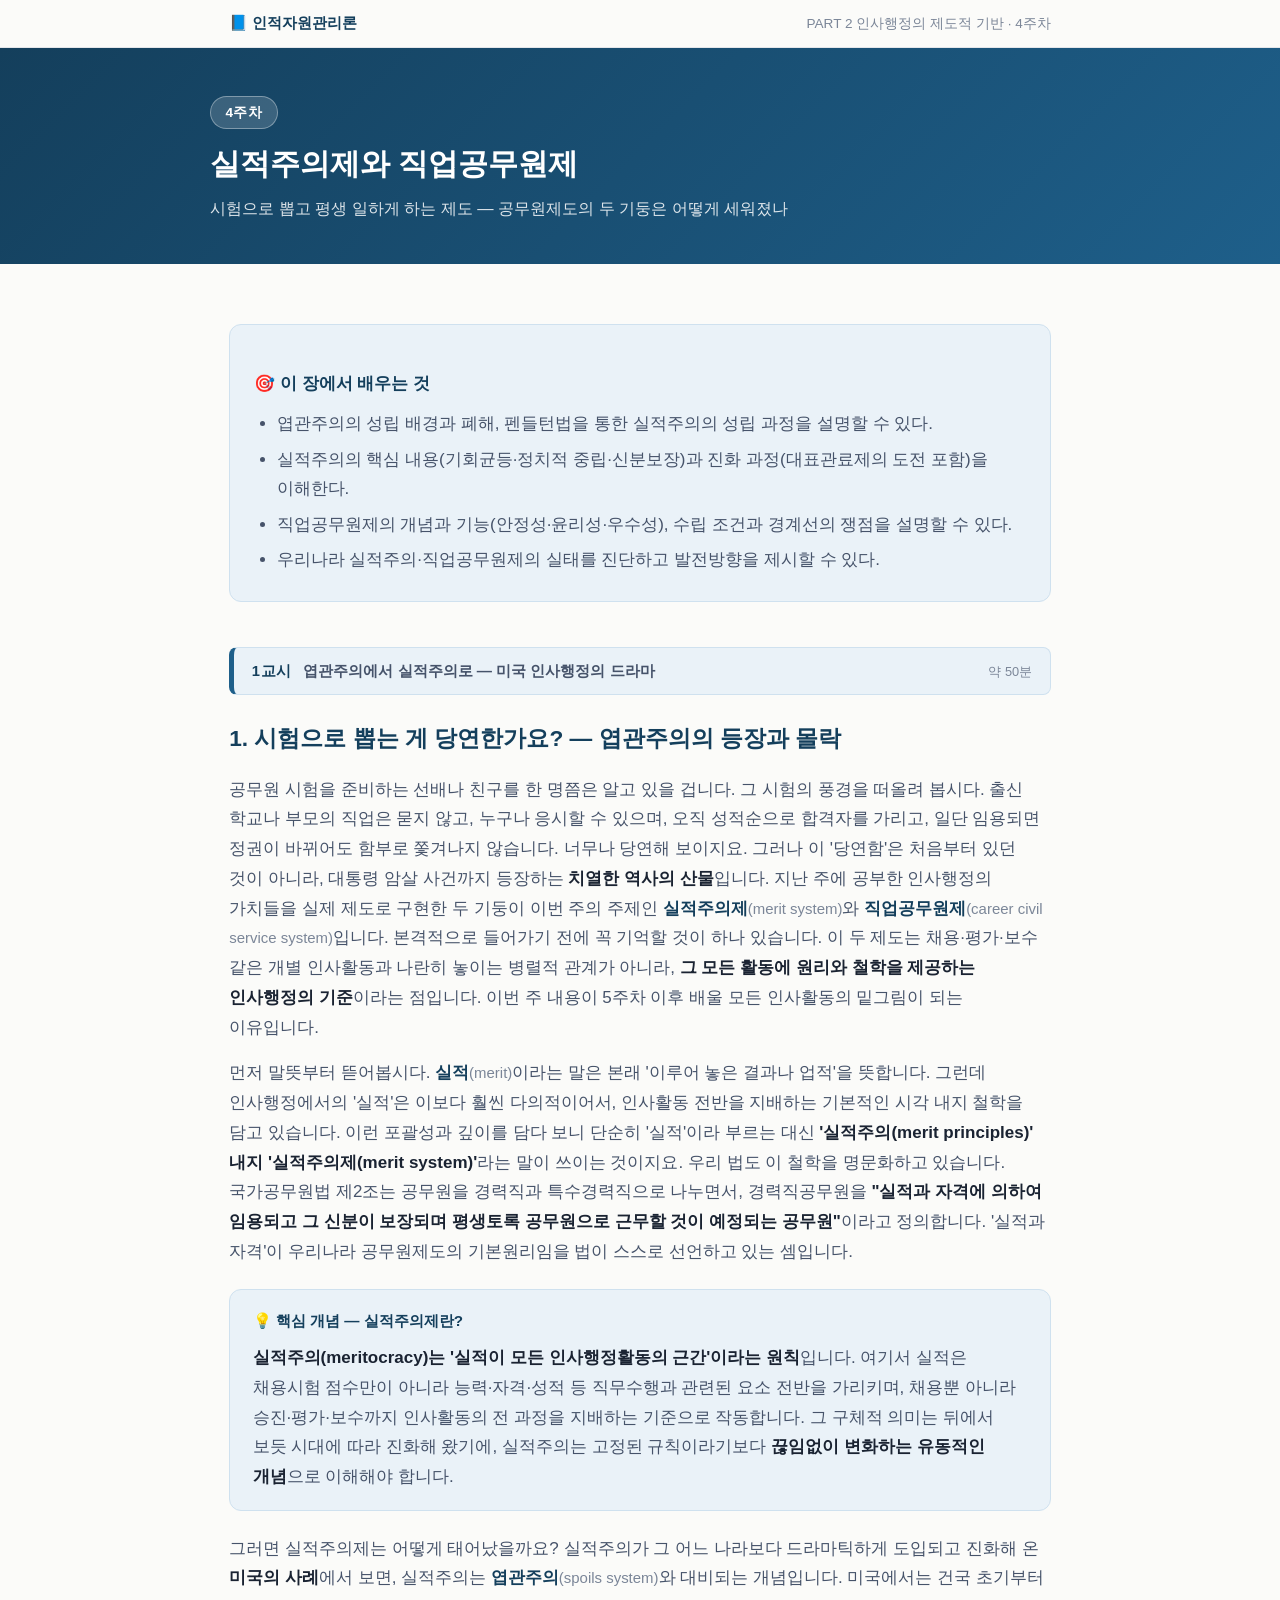
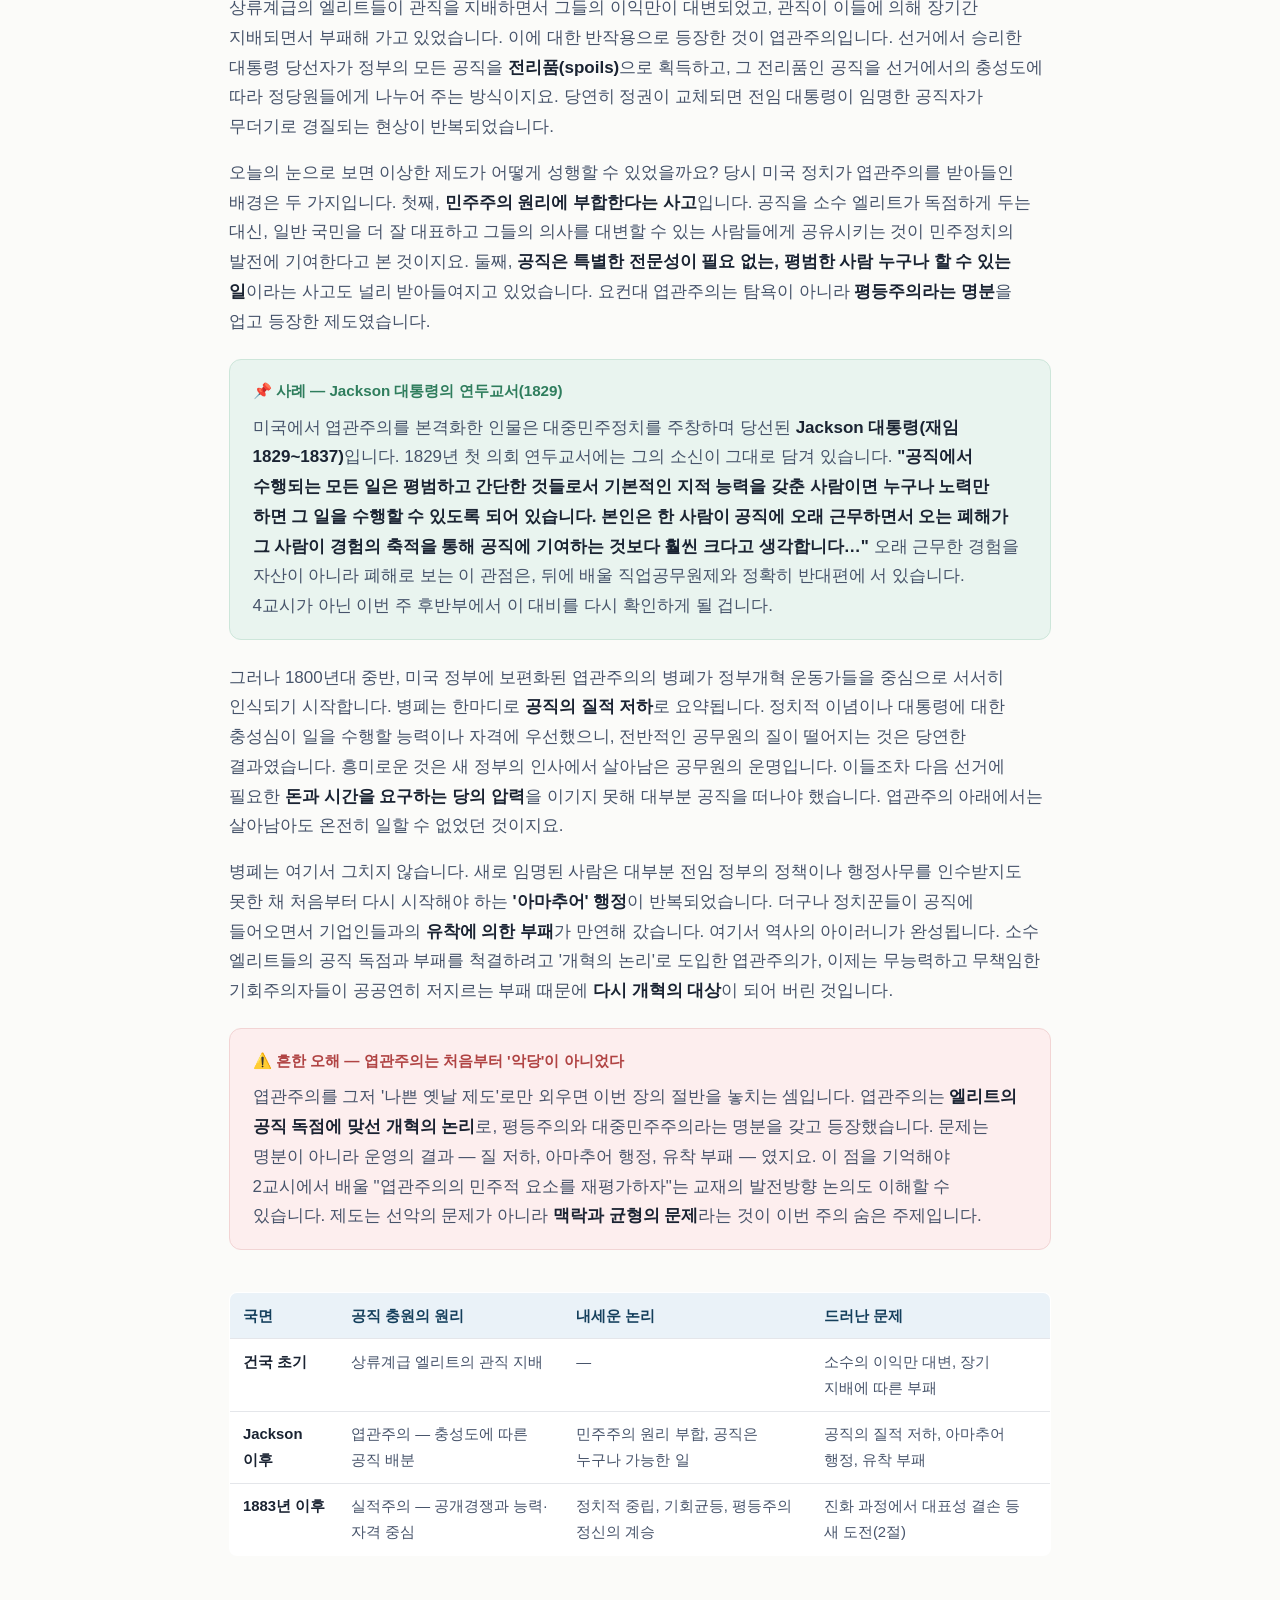
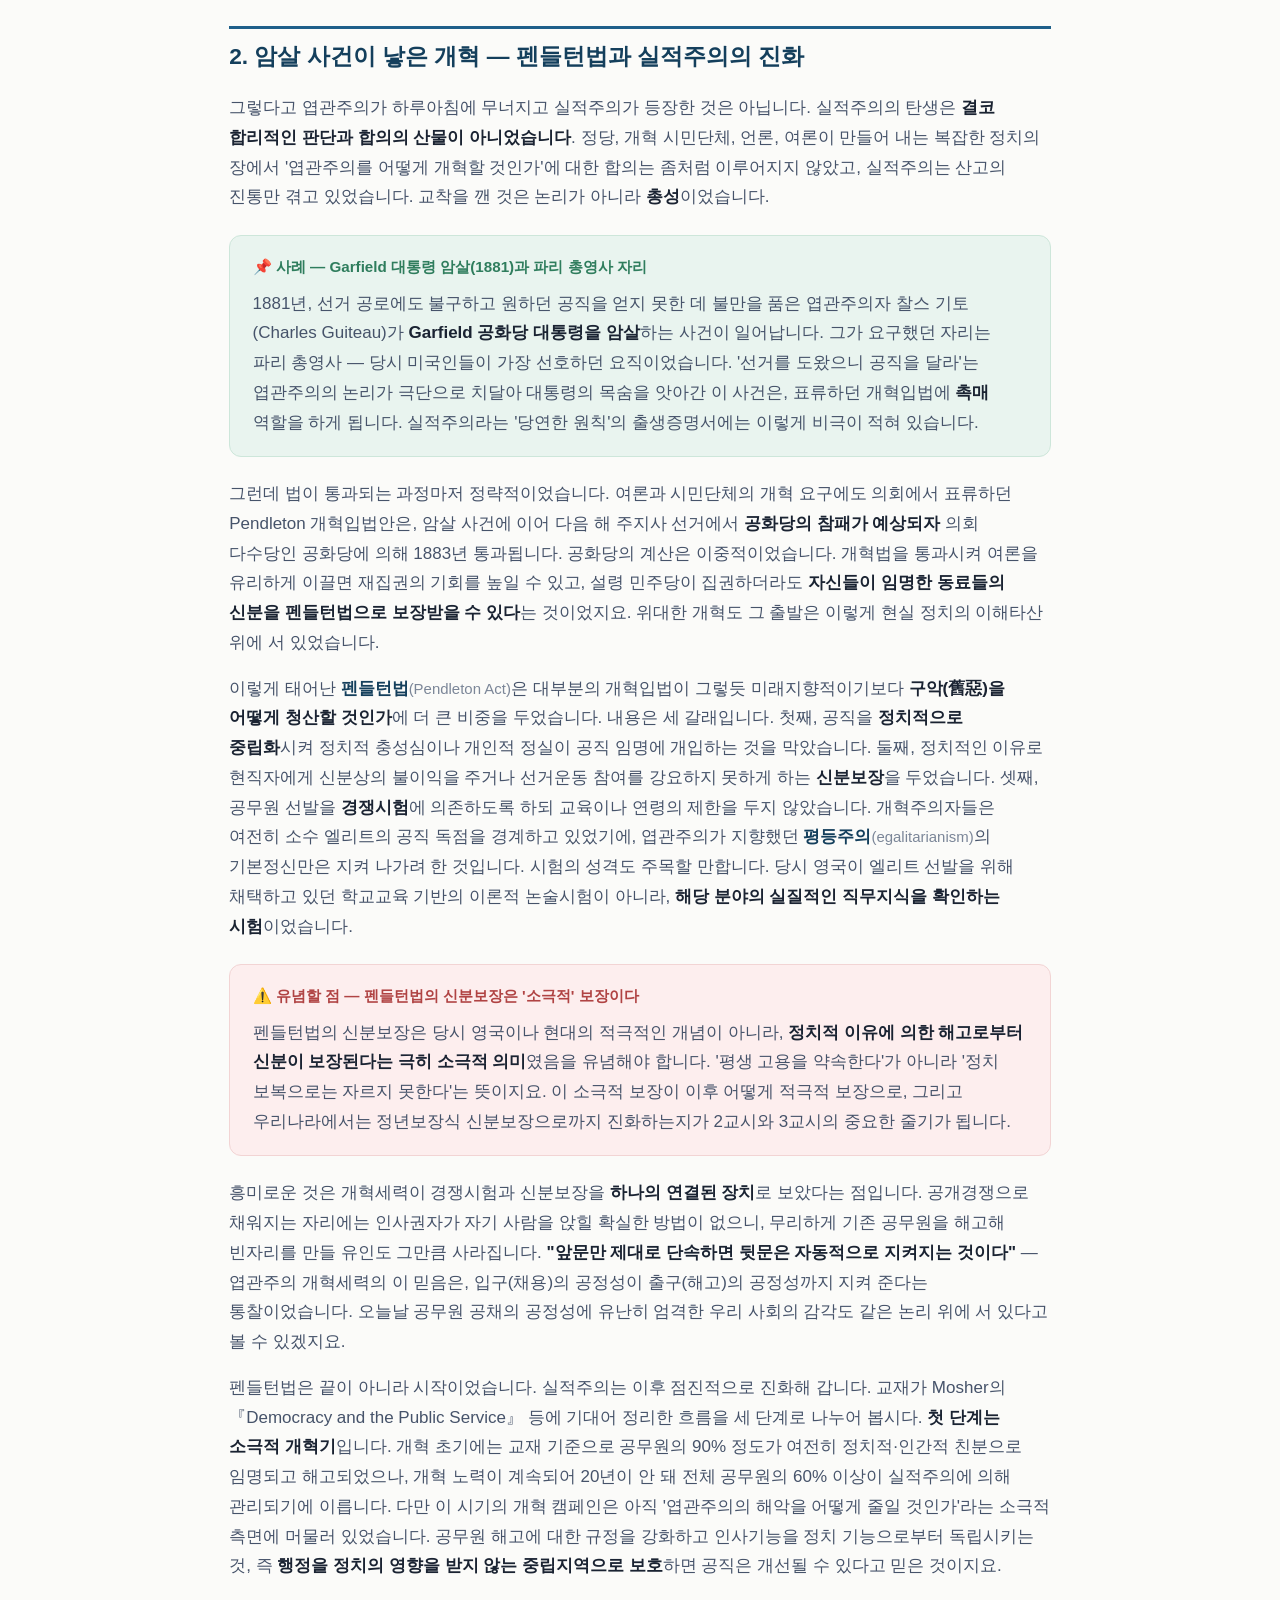
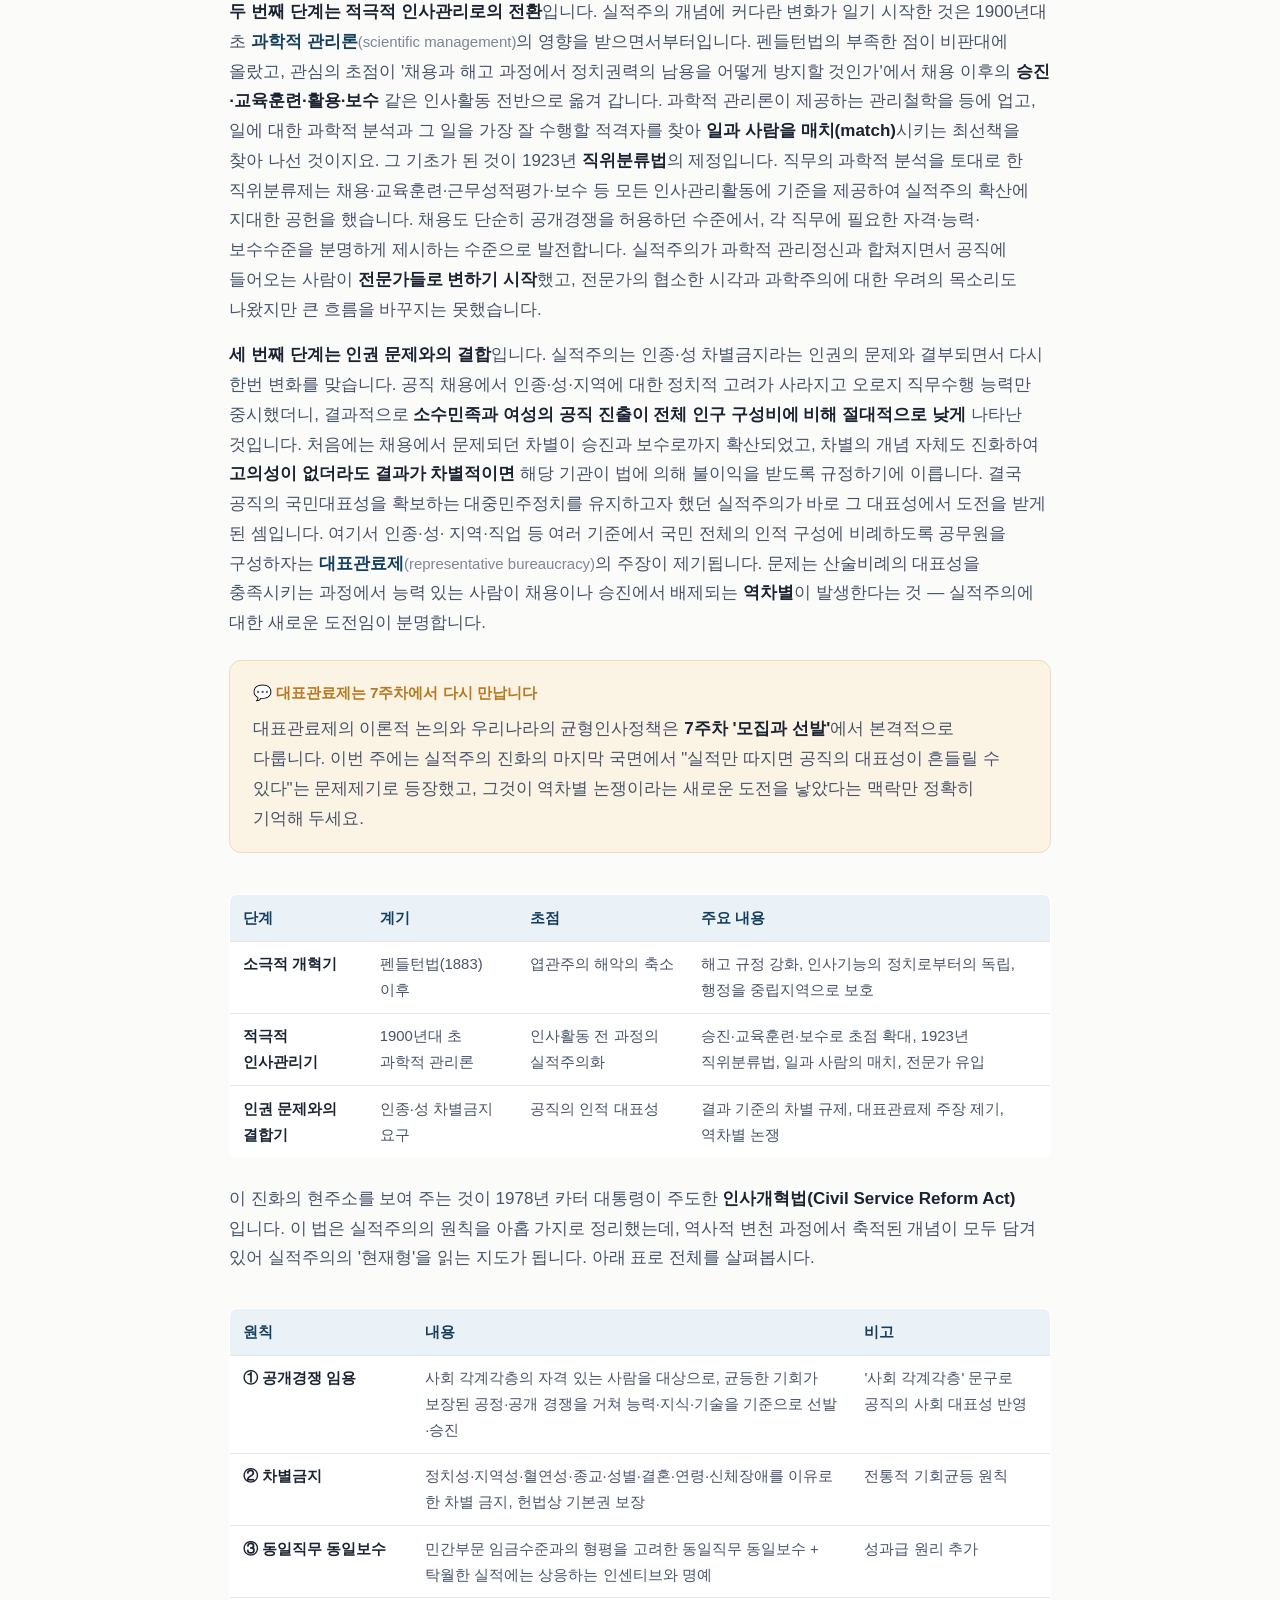
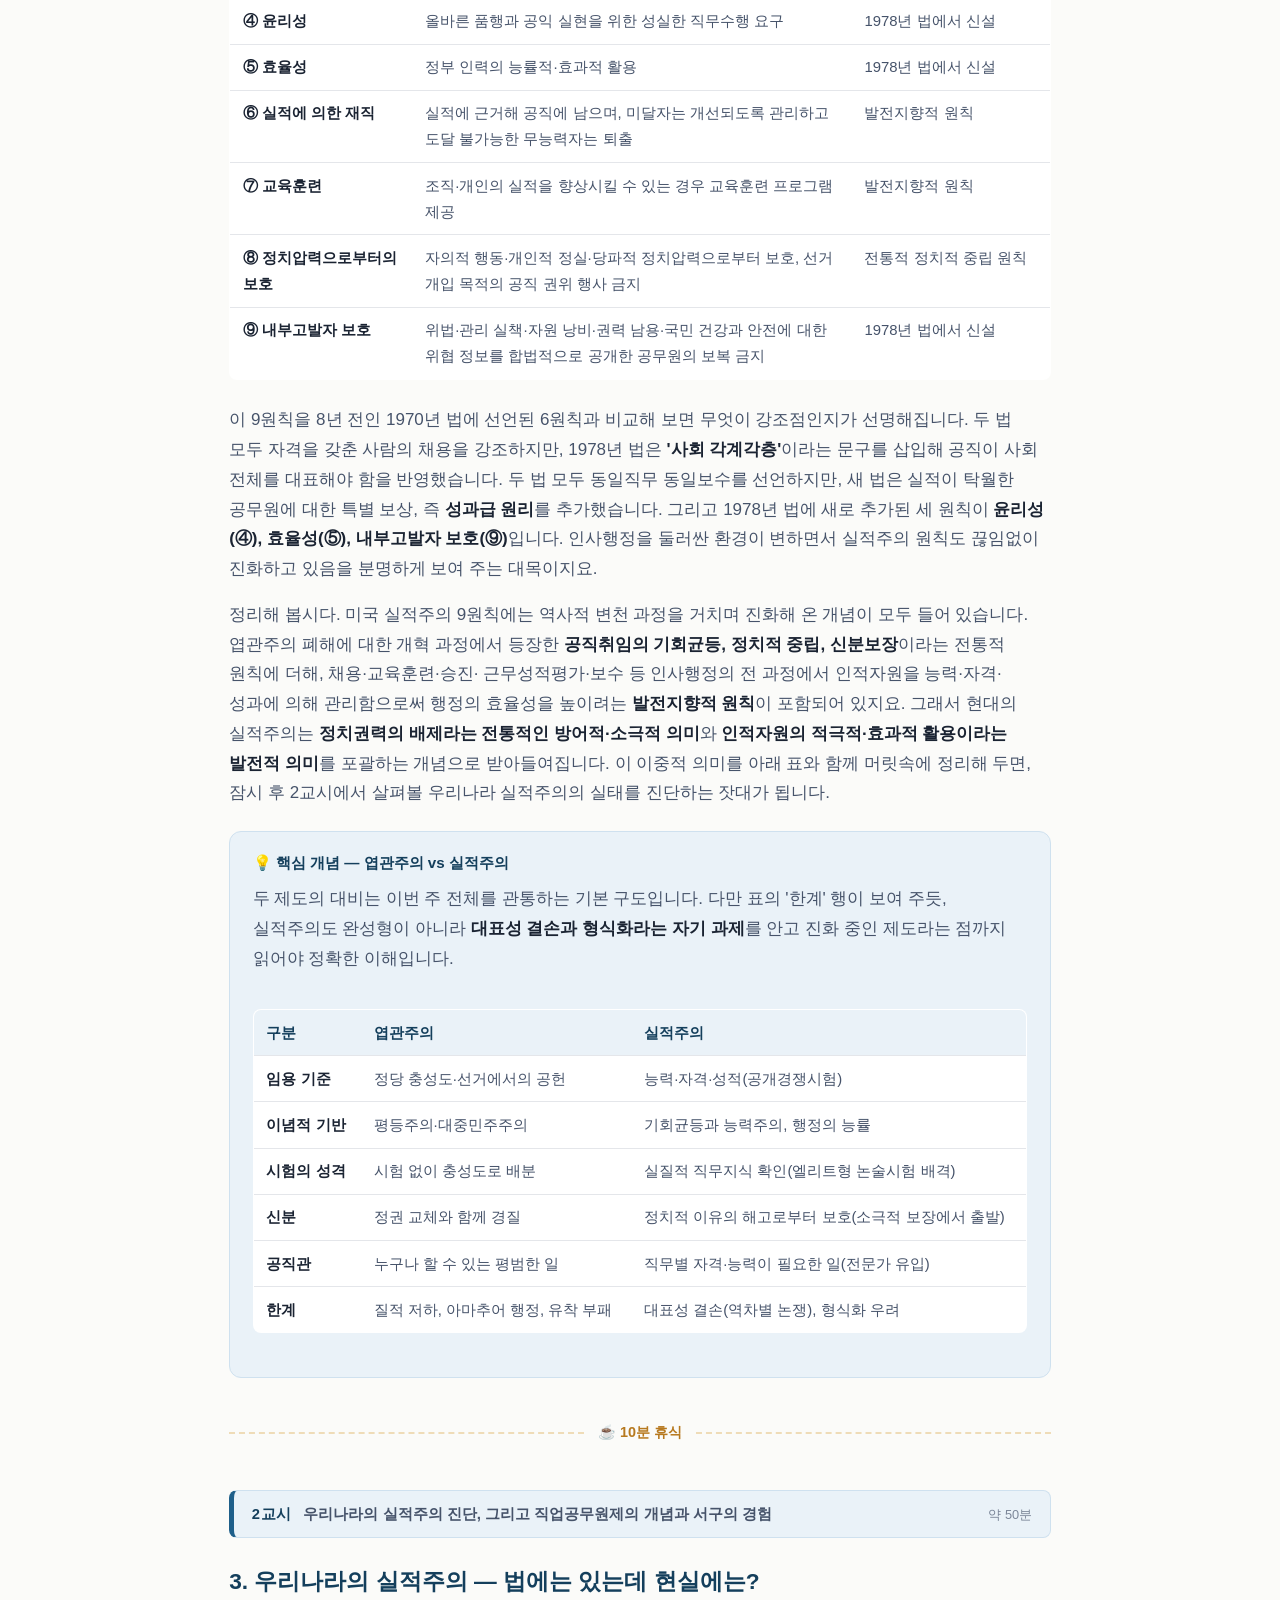
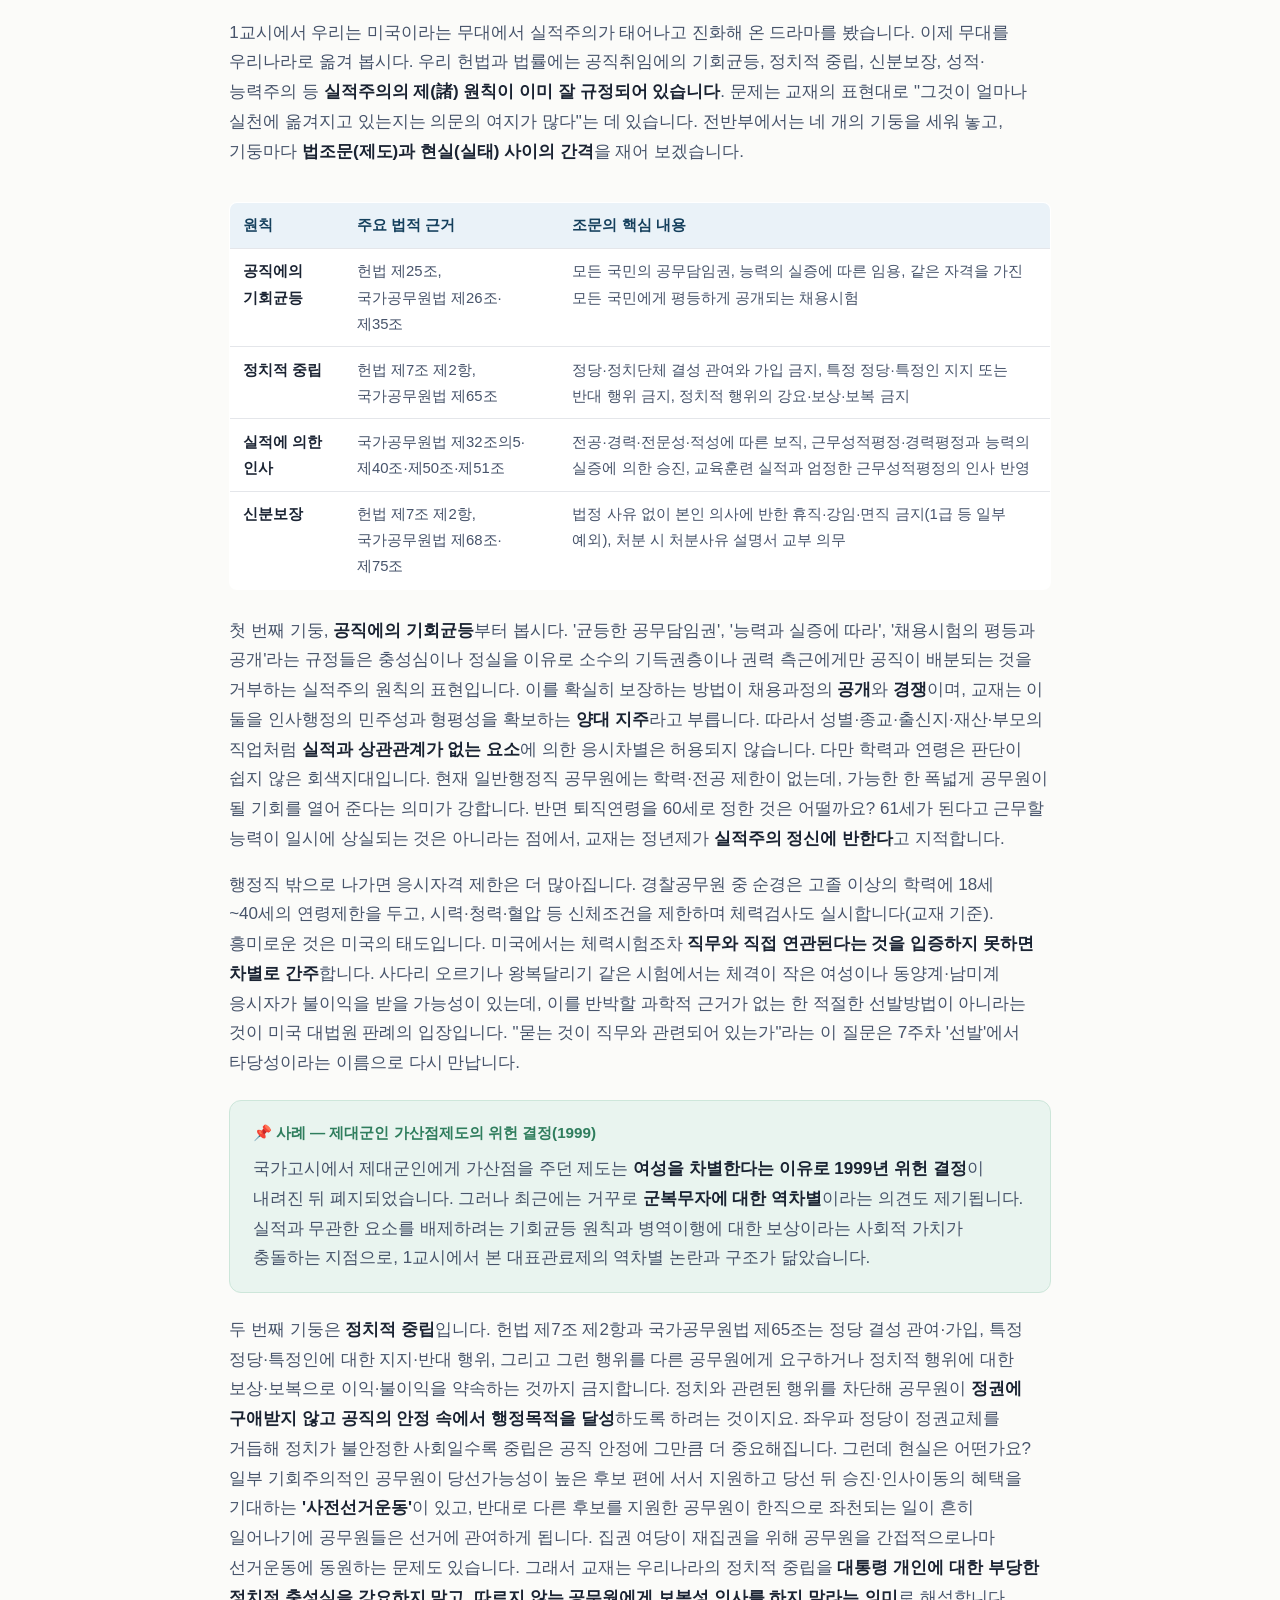
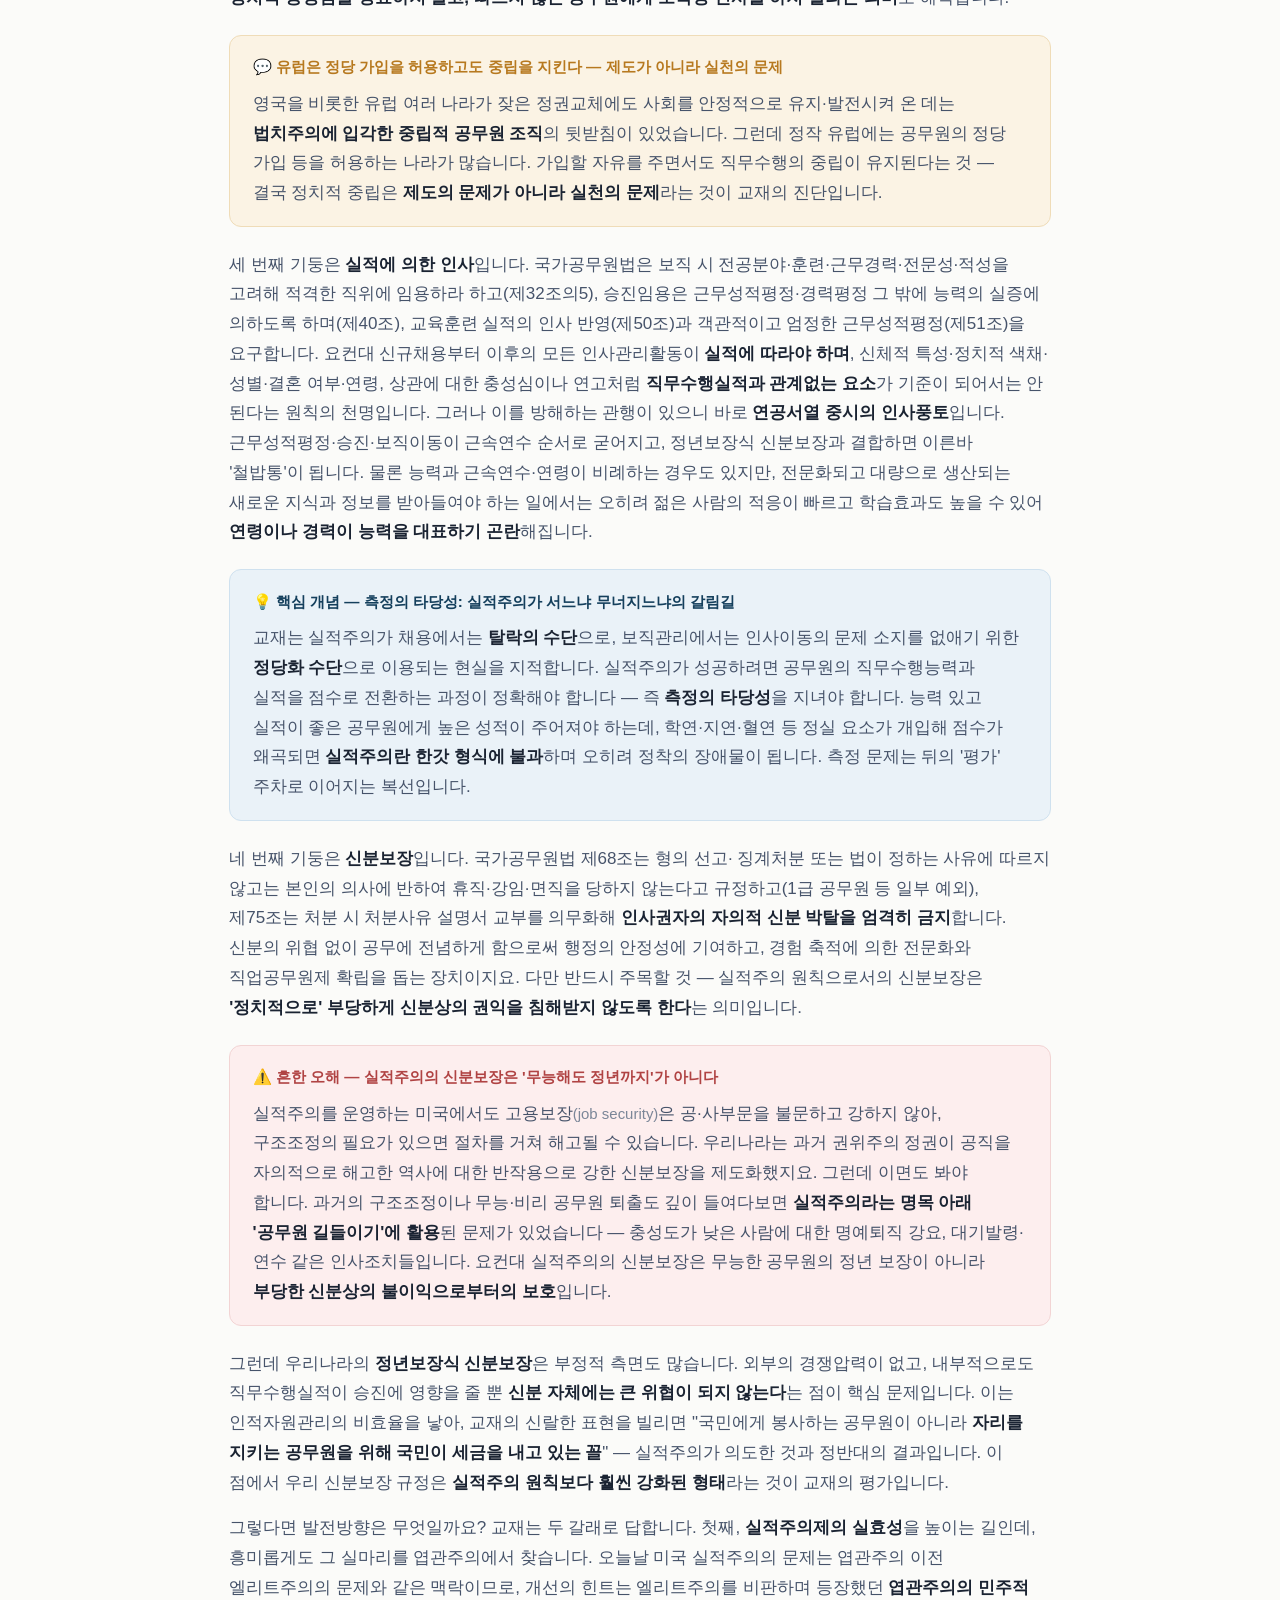
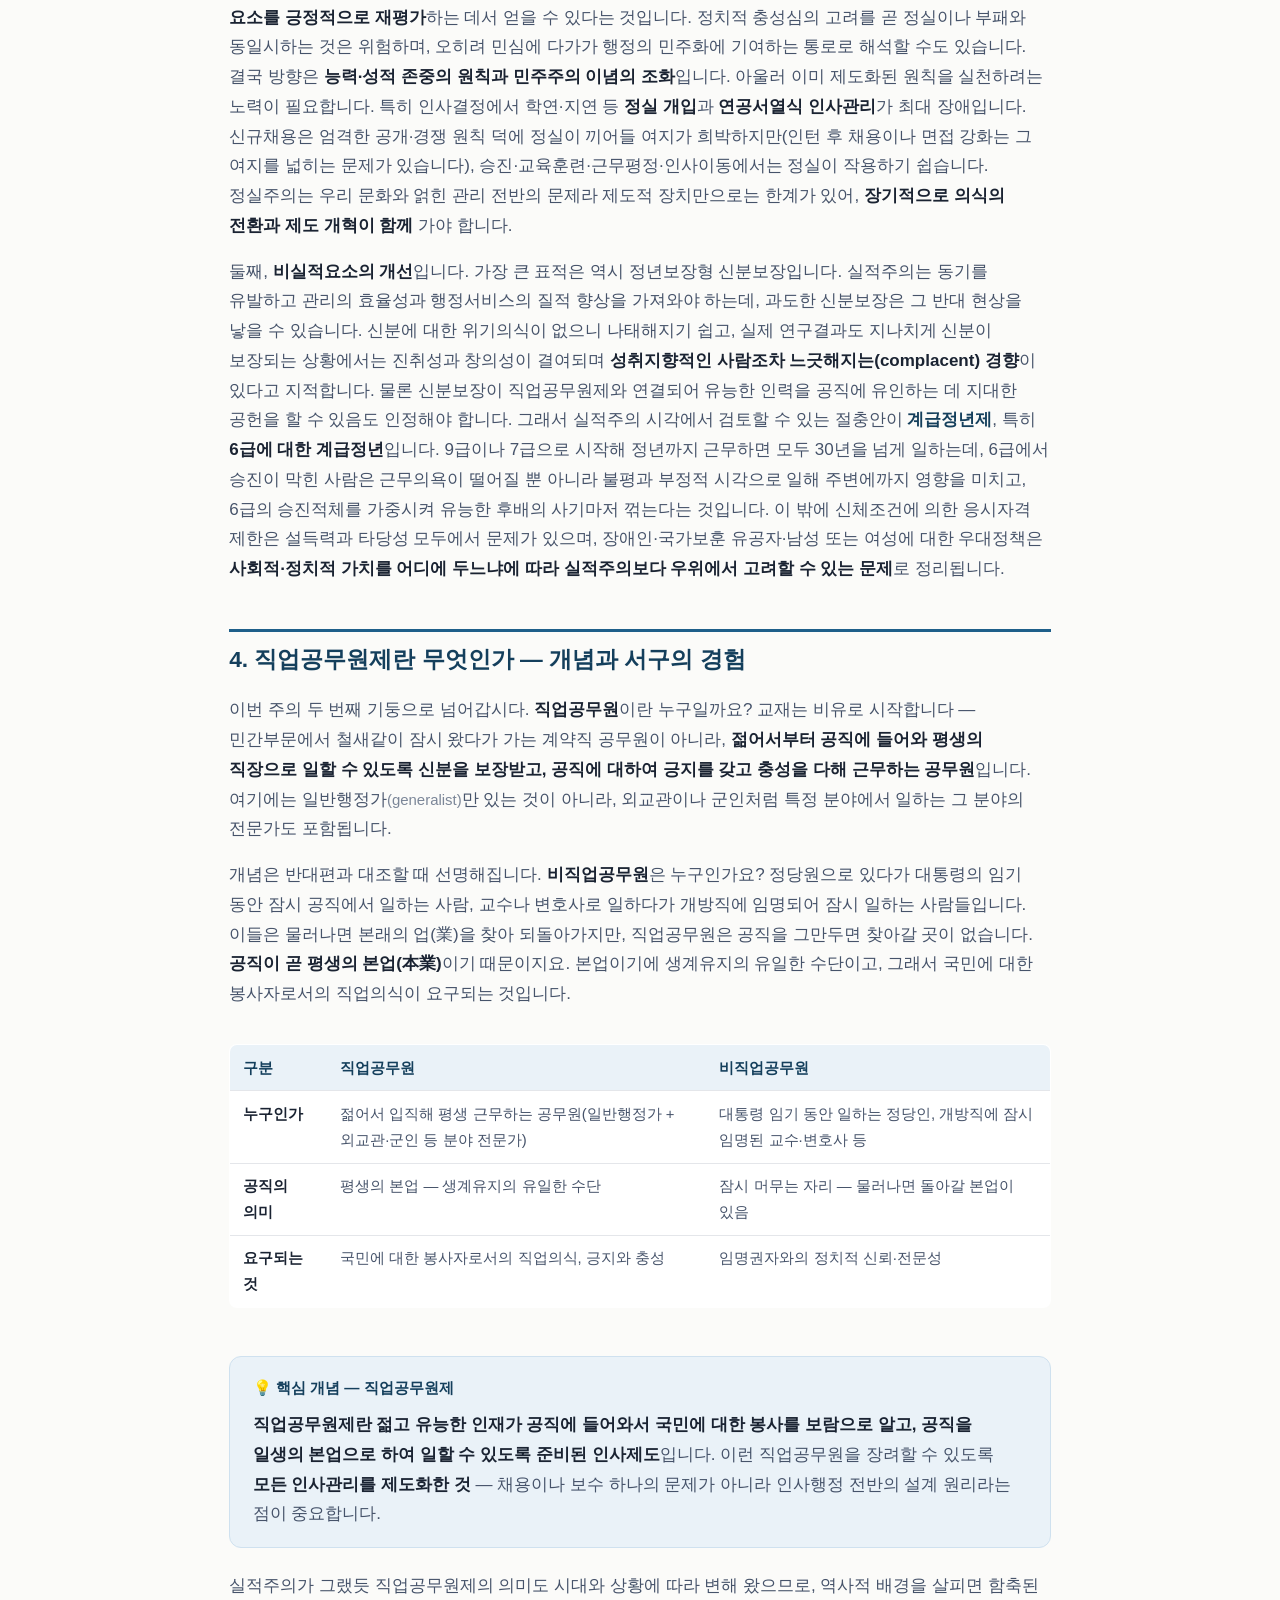
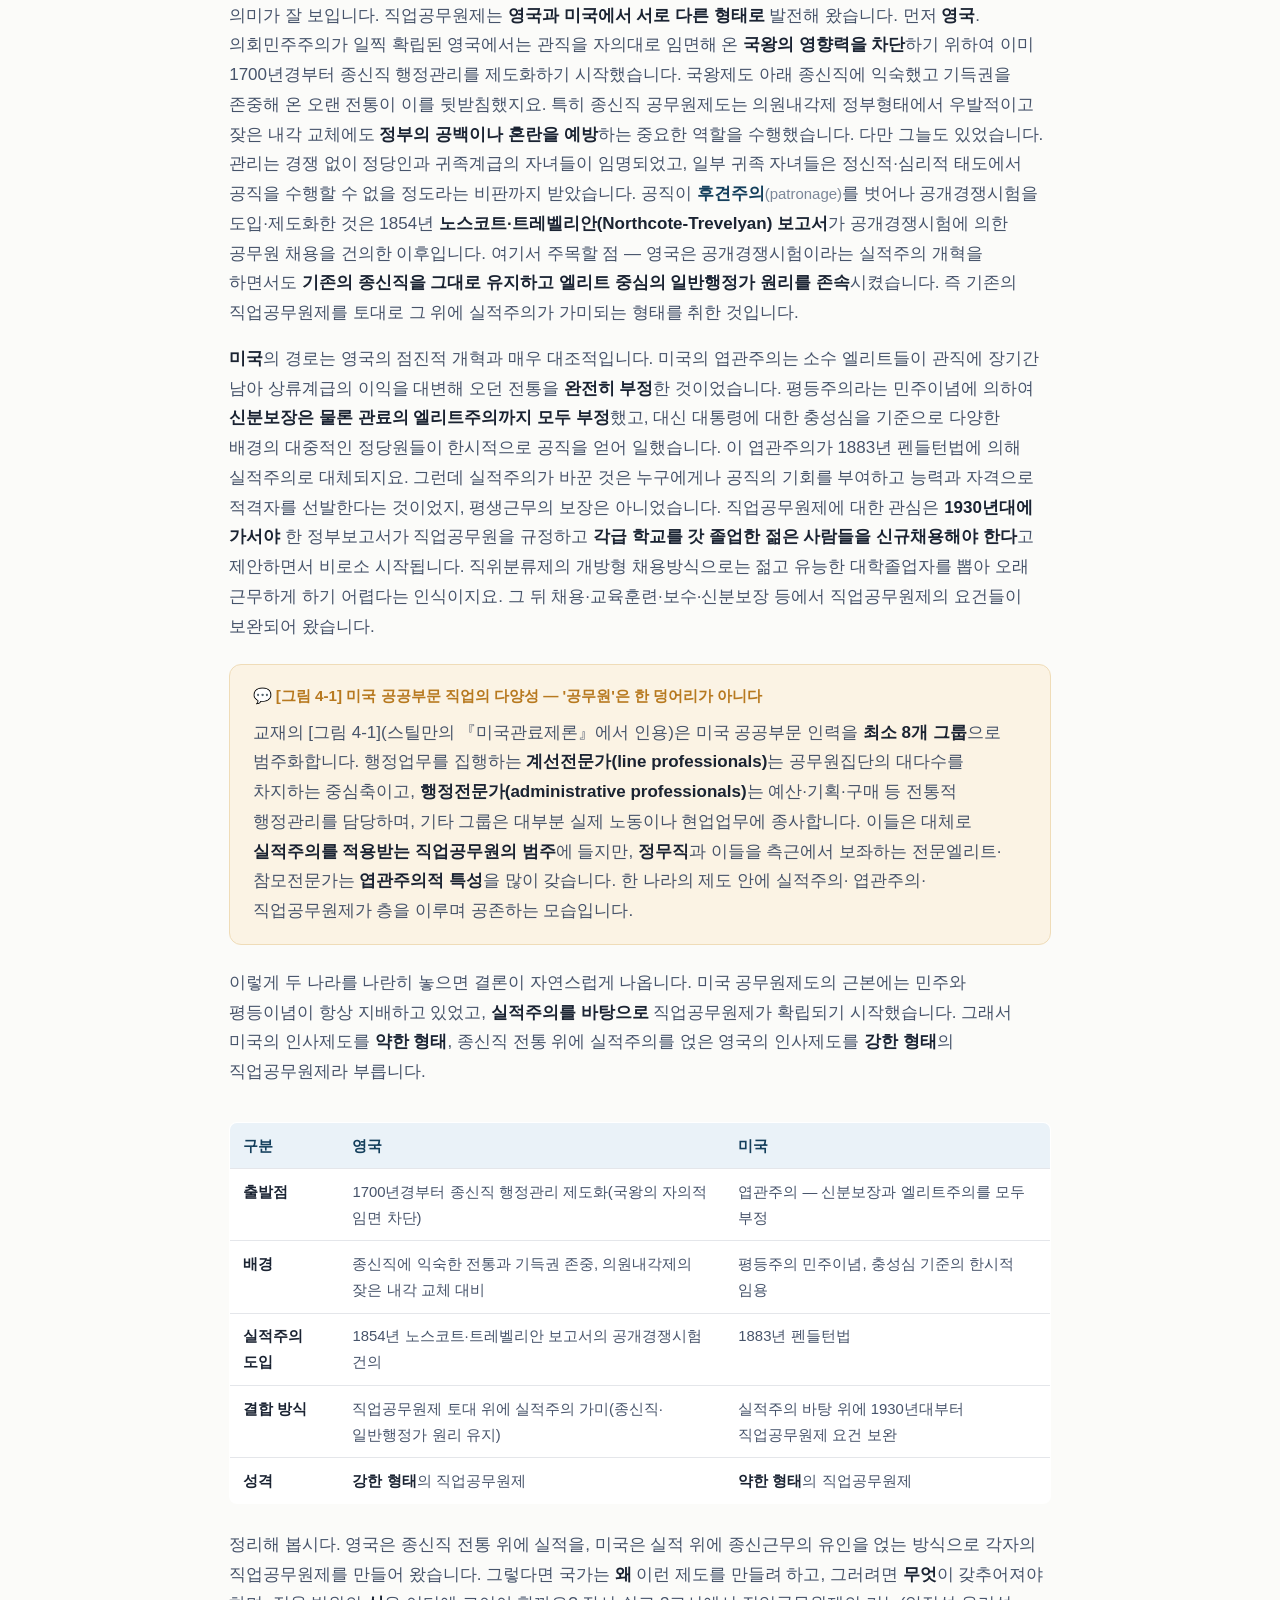
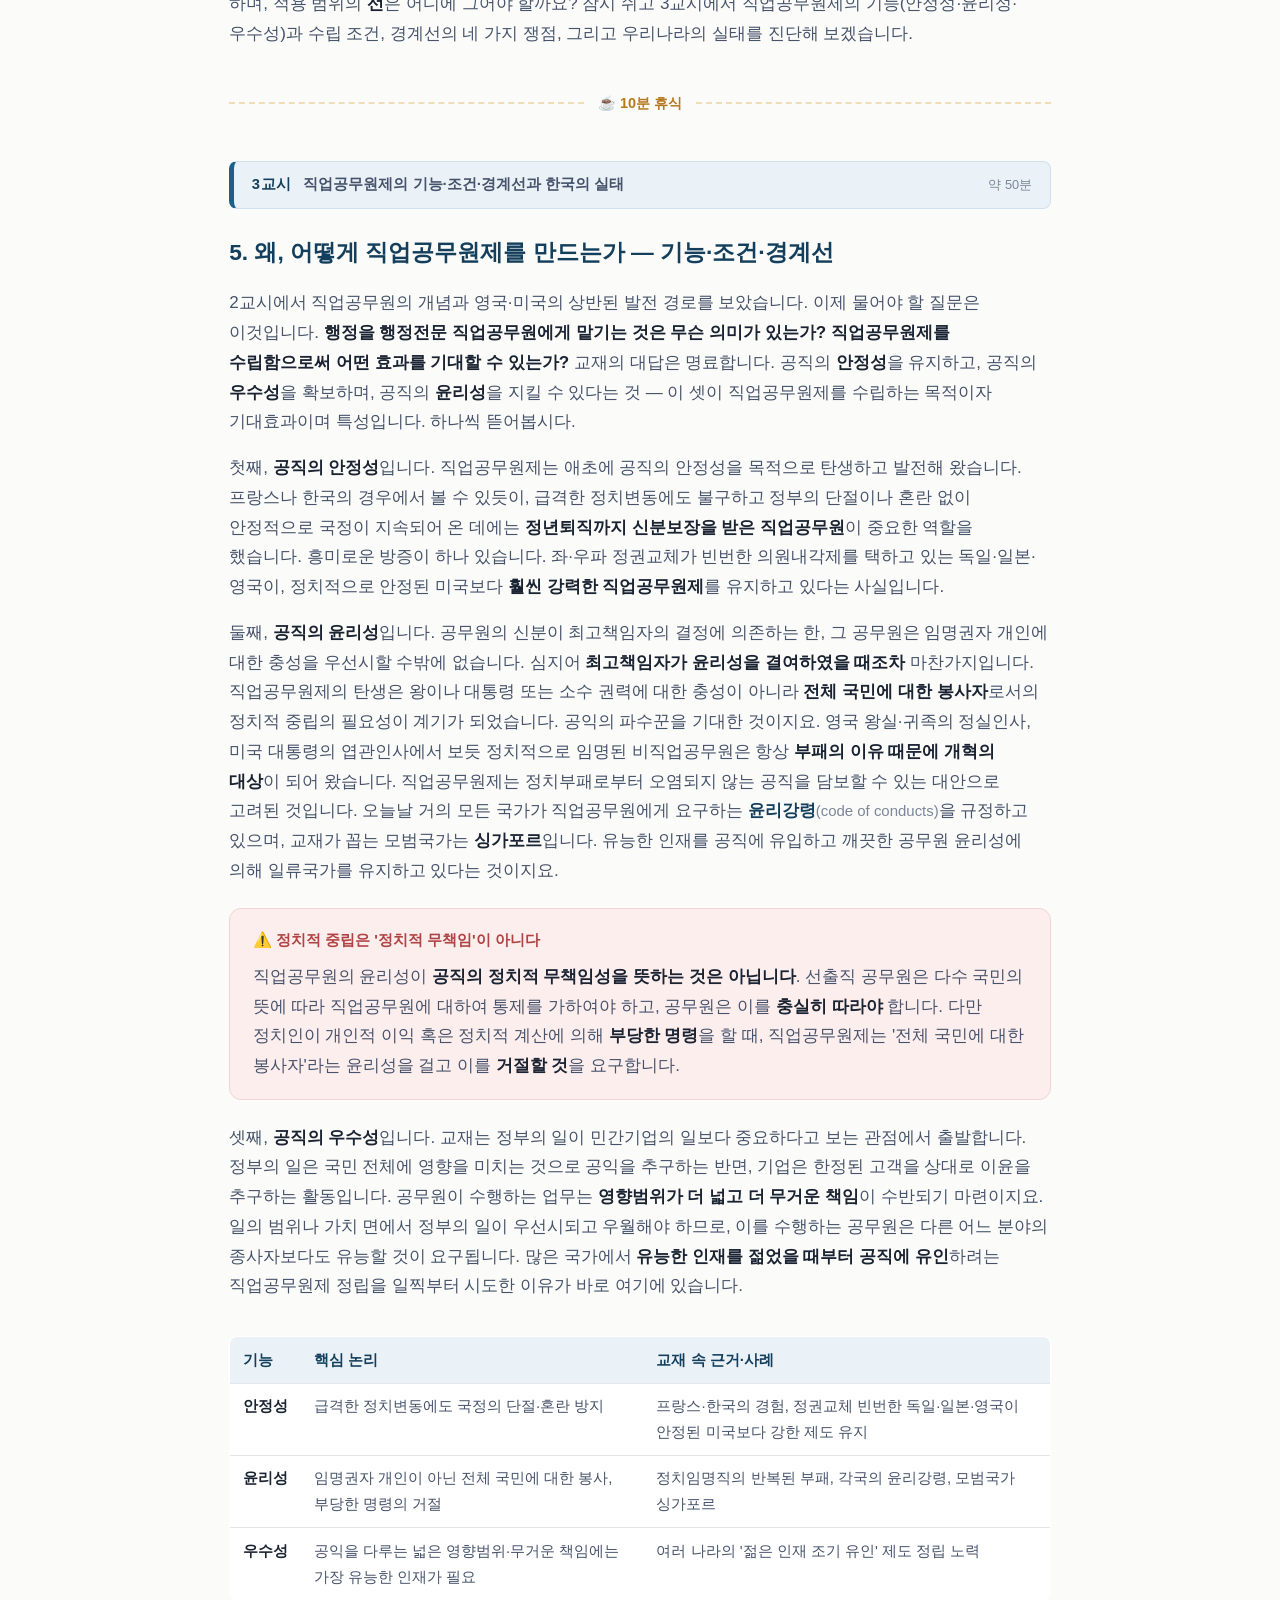
<file: w04.html>
<!DOCTYPE html>
<html lang="ko">
<head>
<meta charset="UTF-8">
<meta name="viewport" content="width=device-width, initial-scale=1.0">
<title>4주차 · 실적주의제와 직업공무원제 — 인적자원관리론</title>
<link rel="stylesheet" href="style.css">
</head>
<body>

<nav class="topnav">
  <div class="inner">
    <a class="home" href="index.html">📘 인적자원관리론</a>
    <span class="crumb">PART 2 인사행정의 제도적 기반 · 4주차</span>
  </div>
</nav>

<header class="chapter-header">
  <div class="inner">
    <span class="week-badge">4주차</span>
    <h1>실적주의제와 직업공무원제</h1>
    <p class="subtitle">시험으로 뽑고 평생 일하게 하는 제도 — 공무원제도의 두 기둥은 어떻게 세워졌나</p>
  </div>
</header>

<main>

<div class="objectives">
  <h2>🎯 이 장에서 배우는 것</h2>
  <ul>
    <li>엽관주의의 성립 배경과 폐해, 펜들턴법을 통한 실적주의의 성립 과정을 설명할 수 있다.</li>
    <li>실적주의의 핵심 내용(기회균등·정치적 중립·신분보장)과 진화 과정(대표관료제의 도전 포함)을 이해한다.</li>
    <li>직업공무원제의 개념과 기능(안정성·윤리성·우수성), 수립 조건과 경계선의 쟁점을 설명할 수 있다.</li>
    <li>우리나라 실적주의·직업공무원제의 실태를 진단하고 발전방향을 제시할 수 있다.</li>
  </ul>
</div>

<!-- ═══════════════ 1교시 (약 50분) ═══════════════ -->
<section class="session">
  <div class="session-header">
    <span class="session-no">1교시</span>
    <span class="session-title">엽관주의에서 실적주의로 — 미국 인사행정의 드라마</span>
    <span class="session-time">약 50분</span>
  </div>

  <h2>1. 시험으로 뽑는 게 당연한가요? — 엽관주의의 등장과 몰락</h2>

  <p>공무원 시험을 준비하는 선배나 친구를 한 명쯤은 알고 있을 겁니다. 그 시험의 풍경을
  떠올려 봅시다. 출신 학교나 부모의 직업은 묻지 않고, 누구나 응시할 수 있으며, 오직
  성적순으로 합격자를 가리고, 일단 임용되면 정권이 바뀌어도 함부로 쫓겨나지 않습니다.
  너무나 당연해 보이지요. 그러나 이 '당연함'은 처음부터 있던 것이 아니라, 대통령 암살
  사건까지 등장하는 <strong>치열한 역사의 산물</strong>입니다. 지난 주에 공부한 인사행정의
  가치들을 실제 제도로 구현한 두 기둥이 이번 주의 주제인
  <span class="term">실적주의제</span><span class="en">(merit system)</span>와
  <span class="term">직업공무원제</span><span class="en">(career civil service system)</span>입니다.
  본격적으로 들어가기 전에 꼭 기억할 것이 하나 있습니다. 이 두 제도는 채용·평가·보수 같은
  개별 인사활동과 나란히 놓이는 병렬적 관계가 아니라, <strong>그 모든 활동에 원리와 철학을
  제공하는 인사행정의 기준</strong>이라는 점입니다. 이번 주 내용이 5주차 이후 배울 모든
  인사활동의 밑그림이 되는 이유입니다.</p>

  <p>먼저 말뜻부터 뜯어봅시다. <span class="term">실적</span><span class="en">(merit)</span>이라는
  말은 본래 '이루어 놓은 결과나 업적'을 뜻합니다. 그런데 인사행정에서의 '실적'은 이보다
  훨씬 다의적이어서, 인사활동 전반을 지배하는 기본적인 시각 내지 철학을 담고 있습니다.
  이런 포괄성과 깊이를 담다 보니 단순히 '실적'이라 부르는 대신 <strong>'실적주의(merit
  principles)' 내지 '실적주의제(merit system)'</strong>라는 말이 쓰이는 것이지요. 우리
  법도 이 철학을 명문화하고 있습니다. 국가공무원법 제2조는 공무원을 경력직과 특수경력직으로
  나누면서, 경력직공무원을 <strong>"실적과 자격에 의하여 임용되고 그 신분이 보장되며
  평생토록 공무원으로 근무할 것이 예정되는 공무원"</strong>이라고 정의합니다. '실적과
  자격'이 우리나라 공무원제도의 기본원리임을 법이 스스로 선언하고 있는 셈입니다.</p>

  <div class="box concept">
    <span class="box-title">💡 핵심 개념 — 실적주의제란?</span>
    <p><strong>실적주의(meritocracy)는 '실적이 모든 인사행정활동의 근간'이라는
    원칙</strong>입니다. 여기서 실적은 채용시험 점수만이 아니라 능력·자격·성적 등 직무수행과
    관련된 요소 전반을 가리키며, 채용뿐 아니라 승진·평가·보수까지 인사활동의 전 과정을
    지배하는 기준으로 작동합니다. 그 구체적 의미는 뒤에서 보듯 시대에 따라 진화해 왔기에,
    실적주의는 고정된 규칙이라기보다 <strong>끊임없이 변화하는 유동적인 개념</strong>으로
    이해해야 합니다.</p>
  </div>

  <p>그러면 실적주의제는 어떻게 태어났을까요? 실적주의가 그 어느 나라보다 드라마틱하게
  도입되고 진화해 온 <strong>미국의 사례</strong>에서 보면, 실적주의는
  <span class="term">엽관주의</span><span class="en">(spoils system)</span>와 대비되는
  개념입니다. 미국에서는 건국 초기부터 상류계급의 엘리트들이 관직을 지배하면서 그들의
  이익만이 대변되었고, 관직이 이들에 의해 장기간 지배되면서 부패해 가고 있었습니다. 이에
  대한 반작용으로 등장한 것이 엽관주의입니다. 선거에서 승리한 대통령 당선자가 정부의 모든
  공직을 <strong>전리품(spoils)</strong>으로 획득하고, 그 전리품인 공직을 선거에서의
  충성도에 따라 정당원들에게 나누어 주는 방식이지요. 당연히 정권이 교체되면 전임 대통령이
  임명한 공직자가 무더기로 경질되는 현상이 반복되었습니다.</p>

  <p>오늘의 눈으로 보면 이상한 제도가 어떻게 성행할 수 있었을까요? 당시 미국 정치가
  엽관주의를 받아들인 배경은 두 가지입니다. 첫째, <strong>민주주의 원리에 부합한다는
  사고</strong>입니다. 공직을 소수 엘리트가 독점하게 두는 대신, 일반 국민을 더 잘 대표하고
  그들의 의사를 대변할 수 있는 사람들에게 공유시키는 것이 민주정치의 발전에 기여한다고
  본 것이지요. 둘째, <strong>공직은 특별한 전문성이 필요 없는, 평범한 사람 누구나 할 수
  있는 일</strong>이라는 사고도 널리 받아들여지고 있었습니다. 요컨대 엽관주의는 탐욕이
  아니라 <strong>평등주의라는 명분</strong>을 업고 등장한 제도였습니다.</p>

  <div class="box case">
    <span class="box-title">📌 사례 — Jackson 대통령의 연두교서(1829)</span>
    <p>미국에서 엽관주의를 본격화한 인물은 대중민주정치를 주창하며 당선된
    <strong>Jackson 대통령(재임 1829~1837)</strong>입니다. 1829년 첫 의회 연두교서에는
    그의 소신이 그대로 담겨 있습니다. <strong>"공직에서 수행되는 모든 일은 평범하고 간단한
    것들로서 기본적인 지적 능력을 갖춘 사람이면 누구나 노력만 하면 그 일을 수행할 수 있도록
    되어 있습니다. 본인은 한 사람이 공직에 오래 근무하면서 오는 폐해가 그 사람이 경험의
    축적을 통해 공직에 기여하는 것보다 훨씬 크다고 생각합니다…"</strong> 오래 근무한 경험을
    자산이 아니라 폐해로 보는 이 관점은, 뒤에 배울 직업공무원제와 정확히 반대편에 서
    있습니다. 4교시가 아닌 이번 주 후반부에서 이 대비를 다시 확인하게 될 겁니다.</p>
  </div>

  <p>그러나 1800년대 중반, 미국 정부에 보편화된 엽관주의의 병폐가 정부개혁 운동가들을
  중심으로 서서히 인식되기 시작합니다. 병폐는 한마디로 <strong>공직의 질적 저하</strong>로
  요약됩니다. 정치적 이념이나 대통령에 대한 충성심이 일을 수행할 능력이나 자격에
  우선했으니, 전반적인 공무원의 질이 떨어지는 것은 당연한 결과였습니다. 흥미로운 것은 새
  정부의 인사에서 살아남은 공무원의 운명입니다. 이들조차 다음 선거에 필요한
  <strong>돈과 시간을 요구하는 당의 압력</strong>을 이기지 못해 대부분 공직을 떠나야
  했습니다. 엽관주의 아래에서는 살아남아도 온전히 일할 수 없었던 것이지요.</p>

  <p>병폐는 여기서 그치지 않습니다. 새로 임명된 사람은 대부분 전임 정부의 정책이나
  행정사무를 인수받지도 못한 채 처음부터 다시 시작해야 하는 <strong>'아마추어'
  행정</strong>이 반복되었습니다. 더구나 정치꾼들이 공직에 들어오면서 기업인들과의
  <strong>유착에 의한 부패</strong>가 만연해 갔습니다. 여기서 역사의 아이러니가
  완성됩니다. 소수 엘리트들의 공직 독점과 부패를 척결하려고 '개혁의 논리'로 도입한
  엽관주의가, 이제는 무능력하고 무책임한 기회주의자들이 공공연히 저지르는 부패 때문에
  <strong>다시 개혁의 대상</strong>이 되어 버린 것입니다.</p>

  <div class="box warn">
    <span class="box-title">⚠️ 흔한 오해 — 엽관주의는 처음부터 '악당'이 아니었다</span>
    <p>엽관주의를 그저 '나쁜 옛날 제도'로만 외우면 이번 장의 절반을 놓치는 셈입니다.
    엽관주의는 <strong>엘리트의 공직 독점에 맞선 개혁의 논리</strong>로, 평등주의와
    대중민주주의라는 명분을 갖고 등장했습니다. 문제는 명분이 아니라 운영의 결과 — 질 저하,
    아마추어 행정, 유착 부패 — 였지요. 이 점을 기억해야 2교시에서 배울 "엽관주의의 민주적
    요소를 재평가하자"는 교재의 발전방향 논의도 이해할 수 있습니다. 제도는 선악의 문제가
    아니라 <strong>맥락과 균형의 문제</strong>라는 것이 이번 주의 숨은 주제입니다.</p>
  </div>

  <div class="table-wrap">
  <table>
    <tr><th>국면</th><th>공직 충원의 원리</th><th>내세운 논리</th><th>드러난 문제</th></tr>
    <tr><td><strong>건국 초기</strong></td><td>상류계급 엘리트의 관직 지배</td><td>—</td><td>소수의 이익만 대변, 장기 지배에 따른 부패</td></tr>
    <tr><td><strong>Jackson 이후</strong></td><td>엽관주의 — 충성도에 따른 공직 배분</td><td>민주주의 원리 부합, 공직은 누구나 가능한 일</td><td>공직의 질적 저하, 아마추어 행정, 유착 부패</td></tr>
    <tr><td><strong>1883년 이후</strong></td><td>실적주의 — 공개경쟁과 능력·자격 중심</td><td>정치적 중립, 기회균등, 평등주의 정신의 계승</td><td>진화 과정에서 대표성 결손 등 새 도전(2절)</td></tr>
  </table>
  </div>

  <h2>2. 암살 사건이 낳은 개혁 — 펜들턴법과 실적주의의 진화</h2>

  <p>그렇다고 엽관주의가 하루아침에 무너지고 실적주의가 등장한 것은 아닙니다. 실적주의의
  탄생은 <strong>결코 합리적인 판단과 합의의 산물이 아니었습니다</strong>. 정당, 개혁
  시민단체, 언론, 여론이 만들어 내는 복잡한 정치의 장에서 '엽관주의를 어떻게 개혁할
  것인가'에 대한 합의는 좀처럼 이루어지지 않았고, 실적주의는 산고의 진통만 겪고
  있었습니다. 교착을 깬 것은 논리가 아니라 <strong>총성</strong>이었습니다.</p>

  <div class="box case">
    <span class="box-title">📌 사례 — Garfield 대통령 암살(1881)과 파리 총영사 자리</span>
    <p>1881년, 선거 공로에도 불구하고 원하던 공직을 얻지 못한 데 불만을 품은 엽관주의자
    찰스 기토(Charles Guiteau)가 <strong>Garfield 공화당 대통령을 암살</strong>하는 사건이
    일어납니다. 그가 요구했던 자리는 파리 총영사 — 당시 미국인들이 가장 선호하던
    요직이었습니다. '선거를 도왔으니 공직을 달라'는 엽관주의의 논리가 극단으로 치달아
    대통령의 목숨을 앗아간 이 사건은, 표류하던 개혁입법에 <strong>촉매</strong> 역할을
    하게 됩니다. 실적주의라는 '당연한 원칙'의 출생증명서에는 이렇게 비극이 적혀 있습니다.</p>
  </div>

  <p>그런데 법이 통과되는 과정마저 정략적이었습니다. 여론과 시민단체의 개혁 요구에도
  의회에서 표류하던 Pendleton 개혁입법안은, 암살 사건에 이어 다음 해 주지사 선거에서
  <strong>공화당의 참패가 예상되자</strong> 의회 다수당인 공화당에 의해 1883년 통과됩니다.
  공화당의 계산은 이중적이었습니다. 개혁법을 통과시켜 여론을 유리하게 이끌면 재집권의
  기회를 높일 수 있고, 설령 민주당이 집권하더라도 <strong>자신들이 임명한 동료들의 신분을
  펜들턴법으로 보장받을 수 있다</strong>는 것이었지요. 위대한 개혁도 그 출발은 이렇게
  현실 정치의 이해타산 위에 서 있었습니다.</p>

  <p>이렇게 태어난 <span class="term">펜들턴법</span><span class="en">(Pendleton Act)</span>은
  대부분의 개혁입법이 그렇듯 미래지향적이기보다 <strong>구악(舊惡)을 어떻게 청산할
  것인가</strong>에 더 큰 비중을 두었습니다. 내용은 세 갈래입니다. 첫째, 공직을
  <strong>정치적으로 중립화</strong>시켜 정치적 충성심이나 개인적 정실이 공직 임명에
  개입하는 것을 막았습니다. 둘째, 정치적인 이유로 현직자에게 신분상의 불이익을 주거나
  선거운동 참여를 강요하지 못하게 하는 <strong>신분보장</strong>을 두었습니다. 셋째,
  공무원 선발을 <strong>경쟁시험</strong>에 의존하도록 하되 교육이나 연령의 제한을 두지
  않았습니다. 개혁주의자들은 여전히 소수 엘리트의 공직 독점을 경계하고 있었기에,
  엽관주의가 지향했던 <span class="term">평등주의</span><span class="en">(egalitarianism)</span>의
  기본정신만은 지켜 나가려 한 것입니다. 시험의 성격도 주목할 만합니다. 당시 영국이
  엘리트 선발을 위해 채택하고 있던 학교교육 기반의 이론적 논술시험이 아니라, <strong>해당
  분야의 실질적인 직무지식을 확인하는 시험</strong>이었습니다.</p>

  <div class="box warn">
    <span class="box-title">⚠️ 유념할 점 — 펜들턴법의 신분보장은 '소극적' 보장이다</span>
    <p>펜들턴법의 신분보장은 당시 영국이나 현대의 적극적인 개념이 아니라, <strong>정치적
    이유에 의한 해고로부터 신분이 보장된다는 극히 소극적 의미</strong>였음을 유념해야
    합니다. '평생 고용을 약속한다'가 아니라 '정치 보복으로는 자르지 못한다'는 뜻이지요.
    이 소극적 보장이 이후 어떻게 적극적 보장으로, 그리고 우리나라에서는 정년보장식
    신분보장으로까지 진화하는지가 2교시와 3교시의 중요한 줄기가 됩니다.</p>
  </div>

  <p>흥미로운 것은 개혁세력이 경쟁시험과 신분보장을 <strong>하나의 연결된 장치</strong>로
  보았다는 점입니다. 공개경쟁으로 채워지는 자리에는 인사권자가 자기 사람을 앉힐 확실한
  방법이 없으니, 무리하게 기존 공무원을 해고해 빈자리를 만들 유인도 그만큼 사라집니다.
  <strong>"앞문만 제대로 단속하면 뒷문은 자동적으로 지켜지는 것이다"</strong> — 엽관주의
  개혁세력의 이 믿음은, 입구(채용)의 공정성이 출구(해고)의 공정성까지 지켜 준다는
  통찰이었습니다. 오늘날 공무원 공채의 공정성에 유난히 엄격한 우리 사회의 감각도 같은
  논리 위에 서 있다고 볼 수 있겠지요.</p>

  <p>펜들턴법은 끝이 아니라 시작이었습니다. 실적주의는 이후 점진적으로 진화해 갑니다.
  교재가 Mosher의 『Democracy and the Public Service』 등에 기대어 정리한 흐름을 세
  단계로 나누어 봅시다. <strong>첫 단계는 소극적 개혁기</strong>입니다. 개혁 초기에는
  교재 기준으로 공무원의 90% 정도가 여전히 정치적·인간적 친분으로 임명되고 해고되었으나,
  개혁 노력이 계속되어 20년이 안 돼 전체 공무원의 60% 이상이 실적주의에 의해 관리되기에
  이릅니다. 다만 이 시기의 개혁 캠페인은 아직 '엽관주의의 해악을 어떻게 줄일 것인가'라는
  소극적 측면에 머물러 있었습니다. 공무원 해고에 대한 규정을 강화하고 인사기능을 정치
  기능으로부터 독립시키는 것, 즉 <strong>행정을 정치의 영향을 받지 않는 중립지역으로
  보호</strong>하면 공직은 개선될 수 있다고 믿은 것이지요.</p>

  <p><strong>두 번째 단계는 적극적 인사관리로의 전환</strong>입니다. 실적주의 개념에
  커다란 변화가 일기 시작한 것은 1900년대 초
  <span class="term">과학적 관리론</span><span class="en">(scientific management)</span>의
  영향을 받으면서부터입니다. 펜들턴법의 부족한 점이 비판대에 올랐고, 관심의 초점이 '채용과
  해고 과정에서 정치권력의 남용을 어떻게 방지할 것인가'에서 채용 이후의
  <strong>승진·교육훈련·활용·보수</strong> 같은 인사활동 전반으로 옮겨 갑니다. 과학적
  관리론이 제공하는 관리철학을 등에 업고, 일에 대한 과학적 분석과 그 일을 가장 잘 수행할
  적격자를 찾아 <strong>일과 사람을 매치(match)</strong>시키는 최선책을 찾아 나선 것이지요.
  그 기초가 된 것이 1923년 <strong>직위분류법</strong>의 제정입니다. 직무의 과학적 분석을
  토대로 한 직위분류제는 채용·교육훈련·근무성적평가·보수 등 모든 인사관리활동에 기준을
  제공하여 실적주의 확산에 지대한 공헌을 했습니다. 채용도 단순히 공개경쟁을 허용하던
  수준에서, 각 직무에 필요한 자격·능력·보수수준을 분명하게 제시하는 수준으로 발전합니다.
  실적주의가 과학적 관리정신과 합쳐지면서 공직에 들어오는 사람이 <strong>전문가들로 변하기
  시작</strong>했고, 전문가의 협소한 시각과 과학주의에 대한 우려의 목소리도 나왔지만 큰
  흐름을 바꾸지는 못했습니다.</p>

  <p><strong>세 번째 단계는 인권 문제와의 결합</strong>입니다. 실적주의는 인종·성 차별금지라는
  인권의 문제와 결부되면서 다시 한번 변화를 맞습니다. 공직 채용에서 인종·성·지역에 대한
  정치적 고려가 사라지고 오로지 직무수행 능력만 중시했더니, 결과적으로 <strong>소수민족과
  여성의 공직 진출이 전체 인구 구성비에 비해 절대적으로 낮게</strong> 나타난 것입니다.
  처음에는 채용에서 문제되던 차별이 승진과 보수로까지 확산되었고, 차별의 개념 자체도
  진화하여 <strong>고의성이 없더라도 결과가 차별적이면</strong> 해당 기관이 법에 의해
  불이익을 받도록 규정하기에 이릅니다. 결국 공직의 국민대표성을 확보하는 대중민주정치를
  유지하고자 했던 실적주의가 바로 그 대표성에서 도전을 받게 된 셈입니다. 여기서 인종·성·
  지역·직업 등 여러 기준에서 국민 전체의 인적 구성에 비례하도록 공무원을 구성하자는
  <span class="term">대표관료제</span><span class="en">(representative bureaucracy)</span>의
  주장이 제기됩니다. 문제는 산술비례의 대표성을 충족시키는 과정에서 능력 있는 사람이
  채용이나 승진에서 배제되는 <strong>역차별</strong>이 발생한다는 것 — 실적주의에 대한
  새로운 도전임이 분명합니다.</p>

  <div class="box tip">
    <span class="box-title">💬 대표관료제는 7주차에서 다시 만납니다</span>
    <p>대표관료제의 이론적 논의와 우리나라의 균형인사정책은 <strong>7주차 '모집과
    선발'</strong>에서 본격적으로 다룹니다. 이번 주에는 실적주의 진화의 마지막 국면에서
    "실적만 따지면 공직의 대표성이 흔들릴 수 있다"는 문제제기로 등장했고, 그것이 역차별
    논쟁이라는 새로운 도전을 낳았다는 맥락만 정확히 기억해 두세요.</p>
  </div>

  <div class="table-wrap">
  <table>
    <tr><th>단계</th><th>계기</th><th>초점</th><th>주요 내용</th></tr>
    <tr><td><strong>소극적 개혁기</strong></td><td>펜들턴법(1883) 이후</td><td>엽관주의 해악의 축소</td><td>해고 규정 강화, 인사기능의 정치로부터의 독립, 행정을 중립지역으로 보호</td></tr>
    <tr><td><strong>적극적 인사관리기</strong></td><td>1900년대 초 과학적 관리론</td><td>인사활동 전 과정의 실적주의화</td><td>승진·교육훈련·보수로 초점 확대, 1923년 직위분류법, 일과 사람의 매치, 전문가 유입</td></tr>
    <tr><td><strong>인권 문제와의 결합기</strong></td><td>인종·성 차별금지 요구</td><td>공직의 인적 대표성</td><td>결과 기준의 차별 규제, 대표관료제 주장 제기, 역차별 논쟁</td></tr>
  </table>
  </div>

  <p>이 진화의 현주소를 보여 주는 것이 1978년 카터 대통령이 주도한
  <strong>인사개혁법(Civil Service Reform Act)</strong>입니다. 이 법은 실적주의의 원칙을
  아홉 가지로 정리했는데, 역사적 변천 과정에서 축적된 개념이 모두 담겨 있어 실적주의의
  '현재형'을 읽는 지도가 됩니다. 아래 표로 전체를 살펴봅시다.</p>

  <div class="table-wrap">
  <table>
    <tr><th>원칙</th><th>내용</th><th>비고</th></tr>
    <tr><td><strong>① 공개경쟁 임용</strong></td><td>사회 각계각층의 자격 있는 사람을 대상으로, 균등한 기회가 보장된 공정·공개 경쟁을 거쳐 능력·지식·기술을 기준으로 선발·승진</td><td>'사회 각계각층' 문구로 공직의 사회 대표성 반영</td></tr>
    <tr><td><strong>② 차별금지</strong></td><td>정치성·지역성·혈연성·종교·성별·결혼·연령·신체장애를 이유로 한 차별 금지, 헌법상 기본권 보장</td><td>전통적 기회균등 원칙</td></tr>
    <tr><td><strong>③ 동일직무 동일보수</strong></td><td>민간부문 임금수준과의 형평을 고려한 동일직무 동일보수 + 탁월한 실적에는 상응하는 인센티브와 명예</td><td>성과급 원리 추가</td></tr>
    <tr><td><strong>④ 윤리성</strong></td><td>올바른 품행과 공익 실현을 위한 성실한 직무수행 요구</td><td>1978년 법에서 신설</td></tr>
    <tr><td><strong>⑤ 효율성</strong></td><td>정부 인력의 능률적·효과적 활용</td><td>1978년 법에서 신설</td></tr>
    <tr><td><strong>⑥ 실적에 의한 재직</strong></td><td>실적에 근거해 공직에 남으며, 미달자는 개선되도록 관리하고 도달 불가능한 무능력자는 퇴출</td><td>발전지향적 원칙</td></tr>
    <tr><td><strong>⑦ 교육훈련</strong></td><td>조직·개인의 실적을 향상시킬 수 있는 경우 교육훈련 프로그램 제공</td><td>발전지향적 원칙</td></tr>
    <tr><td><strong>⑧ 정치압력으로부터의 보호</strong></td><td>자의적 행동·개인적 정실·당파적 정치압력으로부터 보호, 선거 개입 목적의 공직 권위 행사 금지</td><td>전통적 정치적 중립 원칙</td></tr>
    <tr><td><strong>⑨ 내부고발자 보호</strong></td><td>위법·관리 실책·자원 낭비·권력 남용·국민 건강과 안전에 대한 위협 정보를 합법적으로 공개한 공무원의 보복 금지</td><td>1978년 법에서 신설</td></tr>
  </table>
  </div>

  <p>이 9원칙을 8년 전인 1970년 법에 선언된 6원칙과 비교해 보면 무엇이 강조점인지가
  선명해집니다. 두 법 모두 자격을 갖춘 사람의 채용을 강조하지만, 1978년 법은
  <strong>'사회 각계각층'</strong>이라는 문구를 삽입해 공직이 사회 전체를 대표해야 함을
  반영했습니다. 두 법 모두 동일직무 동일보수를 선언하지만, 새 법은 실적이 탁월한 공무원에
  대한 특별 보상, 즉 <strong>성과급 원리</strong>를 추가했습니다. 그리고 1978년 법에 새로
  추가된 세 원칙이 <strong>윤리성(④), 효율성(⑤), 내부고발자 보호(⑨)</strong>입니다.
  인사행정을 둘러싼 환경이 변하면서 실적주의 원칙도 끊임없이 진화하고 있음을 분명하게
  보여 주는 대목이지요.</p>

  <p>정리해 봅시다. 미국 실적주의 9원칙에는 역사적 변천 과정을 거치며 진화해 온 개념이
  모두 들어 있습니다. 엽관주의 폐해에 대한 개혁 과정에서 등장한 <strong>공직취임의
  기회균등, 정치적 중립, 신분보장</strong>이라는 전통적 원칙에 더해, 채용·교육훈련·승진·
  근무성적평가·보수 등 인사행정의 전 과정에서 인적자원을 능력·자격·성과에 의해 관리함으로써
  행정의 효율성을 높이려는 <strong>발전지향적 원칙</strong>이 포함되어 있지요. 그래서
  현대의 실적주의는 <strong>정치권력의 배제라는 전통적인 방어적·소극적 의미</strong>와
  <strong>인적자원의 적극적·효과적 활용이라는 발전적 의미</strong>를 포괄하는 개념으로
  받아들여집니다. 이 이중적 의미를 아래 표와 함께 머릿속에 정리해 두면, 잠시 후 2교시에서
  살펴볼 우리나라 실적주의의 실태를 진단하는 잣대가 됩니다.</p>

  <div class="box concept">
    <span class="box-title">💡 핵심 개념 — 엽관주의 vs 실적주의</span>
    <p>두 제도의 대비는 이번 주 전체를 관통하는 기본 구도입니다. 다만 표의 '한계' 행이
    보여 주듯, 실적주의도 완성형이 아니라 <strong>대표성 결손과 형식화라는 자기 과제</strong>를
    안고 진화 중인 제도라는 점까지 읽어야 정확한 이해입니다.</p>
    <div class="table-wrap">
    <table>
      <tr><th>구분</th><th>엽관주의</th><th>실적주의</th></tr>
      <tr><td><strong>임용 기준</strong></td><td>정당 충성도·선거에서의 공헌</td><td>능력·자격·성적(공개경쟁시험)</td></tr>
      <tr><td><strong>이념적 기반</strong></td><td>평등주의·대중민주주의</td><td>기회균등과 능력주의, 행정의 능률</td></tr>
      <tr><td><strong>시험의 성격</strong></td><td>시험 없이 충성도로 배분</td><td>실질적 직무지식 확인(엘리트형 논술시험 배격)</td></tr>
      <tr><td><strong>신분</strong></td><td>정권 교체와 함께 경질</td><td>정치적 이유의 해고로부터 보호(소극적 보장에서 출발)</td></tr>
      <tr><td><strong>공직관</strong></td><td>누구나 할 수 있는 평범한 일</td><td>직무별 자격·능력이 필요한 일(전문가 유입)</td></tr>
      <tr><td><strong>한계</strong></td><td>질적 저하, 아마추어 행정, 유착 부패</td><td>대표성 결손(역차별 논쟁), 형식화 우려</td></tr>
    </table>
    </div>
  </div>

</section>

<div class="break-divider">☕ 10분 휴식</div>

<!-- ═══════════════ 2교시 (약 50분) ═══════════════ -->
<section class="session">
  <div class="session-header">
    <span class="session-no">2교시</span>
    <span class="session-title">우리나라의 실적주의 진단, 그리고 직업공무원제의 개념과 서구의 경험</span>
    <span class="session-time">약 50분</span>
  </div>

  <h2>3. 우리나라의 실적주의 — 법에는 있는데 현실에는?</h2>

  <p>1교시에서 우리는 미국이라는 무대에서 실적주의가 태어나고 진화해 온 드라마를
  봤습니다. 이제 무대를 우리나라로 옮겨 봅시다. 우리 헌법과 법률에는 공직취임에의
  기회균등, 정치적 중립, 신분보장, 성적·능력주의 등 <strong>실적주의의 제(諸) 원칙이
  이미 잘 규정되어 있습니다</strong>. 문제는 교재의 표현대로 "그것이 얼마나 실천에
  옮겨지고 있는지는 의문의 여지가 많다"는 데 있습니다. 전반부에서는 네 개의 기둥을
  세워 놓고, 기둥마다 <strong>법조문(제도)과 현실(실태) 사이의
  간격</strong>을 재어 보겠습니다.</p>

  <div class="table-wrap">
  <table>
    <tr><th>원칙</th><th>주요 법적 근거</th><th>조문의 핵심 내용</th></tr>
    <tr><td><strong>공직에의 기회균등</strong></td><td>헌법 제25조,<br>국가공무원법 제26조·제35조</td><td>모든 국민의 공무담임권, 능력의 실증에 따른 임용, 같은 자격을 가진 모든 국민에게 평등하게 공개되는 채용시험</td></tr>
    <tr><td><strong>정치적 중립</strong></td><td>헌법 제7조 제2항,<br>국가공무원법 제65조</td><td>정당·정치단체 결성 관여와 가입 금지, 특정 정당·특정인 지지 또는 반대 행위 금지, 정치적 행위의 강요·보상·보복 금지</td></tr>
    <tr><td><strong>실적에 의한 인사</strong></td><td>국가공무원법 제32조의5·제40조·제50조·제51조</td><td>전공·경력·전문성·적성에 따른 보직, 근무성적평정·경력평정과 능력의 실증에 의한 승진, 교육훈련 실적과 엄정한 근무성적평정의 인사 반영</td></tr>
    <tr><td><strong>신분보장</strong></td><td>헌법 제7조 제2항,<br>국가공무원법 제68조·제75조</td><td>법정 사유 없이 본인 의사에 반한 휴직·강임·면직 금지(1급 등 일부 예외), 처분 시 처분사유 설명서 교부 의무</td></tr>
  </table>
  </div>

  <p>첫 번째 기둥, <strong>공직에의 기회균등</strong>부터 봅시다. '균등한 공무담임권',
  '능력과 실증에 따라', '채용시험의 평등과 공개'라는 규정들은 충성심이나 정실을 이유로
  소수의 기득권층이나 권력 측근에게만 공직이 배분되는 것을 거부하는 실적주의 원칙의
  표현입니다. 이를 확실히 보장하는 방법이 채용과정의 <strong>공개</strong>와
  <strong>경쟁</strong>이며, 교재는 이 둘을 인사행정의 민주성과 형평성을 확보하는
  <strong>양대 지주</strong>라고 부릅니다. 따라서 성별·종교·출신지·재산·부모의 직업처럼
  <strong>실적과 상관관계가 없는 요소</strong>에 의한 응시차별은 허용되지 않습니다. 다만
  학력과 연령은 판단이 쉽지 않은 회색지대입니다. 현재 일반행정직 공무원에는 학력·전공
  제한이 없는데, 가능한 한 폭넓게 공무원이 될 기회를 열어 준다는 의미가 강합니다. 반면
  퇴직연령을 60세로 정한 것은 어떨까요? 61세가 된다고 근무할 능력이 일시에 상실되는
  것은 아니라는 점에서, 교재는 정년제가 <strong>실적주의 정신에 반한다</strong>고
  지적합니다.</p>

  <p>행정직 밖으로 나가면 응시자격 제한은 더 많아집니다. 경찰공무원 중 순경은 고졸
  이상의 학력에 18세~40세의 연령제한을 두고, 시력·청력·혈압 등 신체조건을 제한하며
  체력검사도 실시합니다(교재 기준). 흥미로운 것은 미국의 태도입니다. 미국에서는
  체력시험조차 <strong>직무와 직접 연관된다는 것을 입증하지 못하면 차별로
  간주</strong>합니다. 사다리 오르기나 왕복달리기 같은 시험에서는 체격이 작은 여성이나
  동양계·남미계 응시자가 불이익을 받을 가능성이 있는데, 이를 반박할 과학적 근거가 없는
  한 적절한 선발방법이 아니라는 것이 미국 대법원 판례의 입장입니다. "묻는 것이 직무와
  관련되어 있는가"라는 이 질문은 7주차 '선발'에서 타당성이라는 이름으로 다시 만납니다.</p>

  <div class="box case">
    <span class="box-title">📌 사례 — 제대군인 가산점제도의 위헌 결정(1999)</span>
    <p>국가고시에서 제대군인에게 가산점을 주던 제도는 <strong>여성을 차별한다는
    이유로 1999년 위헌 결정</strong>이 내려진 뒤 폐지되었습니다. 그러나 최근에는 거꾸로
    <strong>군복무자에 대한 역차별</strong>이라는 의견도 제기됩니다. 실적과 무관한
    요소를 배제하려는 기회균등 원칙과 병역이행에 대한 보상이라는 사회적 가치가 충돌하는
    지점으로, 1교시에서 본 대표관료제의 역차별 논란과 구조가 닮았습니다.</p>
  </div>

  <p>두 번째 기둥은 <strong>정치적 중립</strong>입니다. 헌법 제7조 제2항과 국가공무원법
  제65조는 정당 결성 관여·가입, 특정 정당·특정인에 대한 지지·반대 행위, 그리고 그런
  행위를 다른 공무원에게 요구하거나 정치적 행위에 대한 보상·보복으로 이익·불이익을
  약속하는 것까지 금지합니다. 정치와 관련된 행위를 차단해 공무원이 <strong>정권에
  구애받지 않고 공직의 안정 속에서 행정목적을 달성</strong>하도록 하려는 것이지요.
  좌우파 정당이 정권교체를 거듭해 정치가 불안정한 사회일수록 중립은 공직 안정에
  그만큼 더 중요해집니다. 그런데 현실은 어떤가요? 일부 기회주의적인 공무원이
  당선가능성이 높은 후보 편에 서서 지원하고 당선 뒤 승진·인사이동의 혜택을 기대하는
  <strong>'사전선거운동'</strong>이 있고, 반대로 다른 후보를 지원한 공무원이 한직으로
  좌천되는 일이 흔히 일어나기에 공무원들은 선거에 관여하게 됩니다. 집권 여당이 재집권을
  위해 공무원을 간접적으로나마 선거운동에 동원하는 문제도 있습니다. 그래서 교재는
  우리나라의 정치적 중립을 <strong>대통령 개인에 대한 부당한 정치적 충성심을 강요하지
  말고, 따르지 않는 공무원에게 보복성 인사를 하지 말라는 의미</strong>로 해석합니다.</p>

  <div class="box tip">
    <span class="box-title">💬 유럽은 정당 가입을 허용하고도 중립을 지킨다 — 제도가 아니라 실천의 문제</span>
    <p>영국을 비롯한 유럽 여러 나라가 잦은 정권교체에도 사회를 안정적으로 유지·발전시켜
    온 데는 <strong>법치주의에 입각한 중립적 공무원 조직</strong>의 뒷받침이 있었습니다.
    그런데 정작 유럽에는 공무원의 정당 가입 등을 허용하는 나라가 많습니다. 가입할 자유를
    주면서도 직무수행의 중립이 유지된다는 것 — 결국 정치적 중립은 <strong>제도의 문제가
    아니라 실천의 문제</strong>라는 것이 교재의 진단입니다.</p>
  </div>

  <p>세 번째 기둥은 <strong>실적에 의한 인사</strong>입니다. 국가공무원법은 보직 시
  전공분야·훈련·근무경력·전문성·적성을 고려해 적격한 직위에 임용하라 하고(제32조의5),
  승진임용은 근무성적평정·경력평정 그 밖에 능력의 실증에 의하도록 하며(제40조),
  교육훈련 실적의 인사 반영(제50조)과 객관적이고 엄정한 근무성적평정(제51조)을
  요구합니다. 요컨대 신규채용부터 이후의 모든 인사관리활동이 <strong>실적에 따라야
  하며</strong>, 신체적 특성·정치적 색채·성별·결혼 여부·연령, 상관에 대한 충성심이나
  연고처럼 <strong>직무수행실적과 관계없는 요소</strong>가 기준이 되어서는 안 된다는
  원칙의 천명입니다. 그러나 이를
  방해하는 관행이 있으니 바로 <strong>연공서열 중시의 인사풍토</strong>입니다.
  근무성적평정·승진·보직이동이 근속연수 순서로 굳어지고, 정년보장식 신분보장과
  결합하면 이른바 '철밥통'이 됩니다. 물론 능력과 근속연수·연령이 비례하는 경우도
  있지만, 전문화되고 대량으로 생산되는 새로운 지식과 정보를 받아들여야 하는 일에서는
  오히려 젊은 사람의 적응이 빠르고 학습효과도 높을 수 있어 <strong>연령이나 경력이
  능력을 대표하기 곤란</strong>해집니다.</p>

  <div class="box concept">
    <span class="box-title">💡 핵심 개념 — 측정의 타당성: 실적주의가 서느냐 무너지느냐의 갈림길</span>
    <p>교재는 실적주의가 채용에서는 <strong>탈락의 수단</strong>으로, 보직관리에서는
    인사이동의 문제 소지를 없애기 위한 <strong>정당화 수단</strong>으로 이용되는 현실을
    지적합니다. 실적주의가 성공하려면 공무원의 직무수행능력과 실적을 점수로 전환하는
    과정이 정확해야 합니다 — 즉 <strong>측정의 타당성</strong>을 지녀야 합니다. 능력
    있고 실적이 좋은 공무원에게 높은 성적이 주어져야 하는데, 학연·지연·혈연 등 정실
    요소가 개입해 점수가 왜곡되면 <strong>실적주의란 한갓 형식에 불과</strong>하며
    오히려 정착의 장애물이 됩니다. 측정 문제는 뒤의 '평가' 주차로 이어지는 복선입니다.</p>
  </div>

  <p>네 번째 기둥은 <strong>신분보장</strong>입니다. 국가공무원법 제68조는 형의 선고·
  징계처분 또는 법이 정하는 사유에 따르지 않고는 본인의 의사에 반하여 휴직·강임·면직을
  당하지 않는다고 규정하고(1급 공무원 등 일부 예외), 제75조는 처분 시 처분사유 설명서
  교부를 의무화해 <strong>인사권자의 자의적 신분 박탈을 엄격히 금지</strong>합니다.
  신분의 위협 없이 공무에 전념하게 함으로써 행정의 안정성에 기여하고, 경험 축적에 의한
  전문화와 직업공무원제 확립을 돕는 장치이지요. 다만 반드시 주목할 것 — 실적주의
  원칙으로서의 신분보장은 <strong>'정치적으로' 부당하게 신분상의 권익을 침해받지 않도록
  한다</strong>는 의미입니다.</p>

  <div class="box warn">
    <span class="box-title">⚠️ 흔한 오해 — 실적주의의 신분보장은 '무능해도 정년까지'가 아니다</span>
    <p>실적주의를 운영하는 미국에서도 고용보장<span class="en">(job security)</span>은
    공·사부문을 불문하고 강하지 않아, 구조조정의 필요가 있으면 절차를 거쳐 해고될 수
    있습니다. 우리나라는 과거 권위주의 정권이 공직을 자의적으로 해고한 역사에 대한
    반작용으로 강한 신분보장을 제도화했지요. 그런데 이면도 봐야 합니다. 과거의
    구조조정이나 무능·비리 공무원 퇴출도 깊이 들여다보면 <strong>실적주의라는 명목 아래
    '공무원 길들이기'에 활용</strong>된 문제가 있었습니다 — 충성도가 낮은 사람에 대한
    명예퇴직 강요, 대기발령·연수 같은 인사조치들입니다. 요컨대 실적주의의 신분보장은
    무능한 공무원의 정년 보장이 아니라 <strong>부당한 신분상의 불이익으로부터의
    보호</strong>입니다.</p>
  </div>

  <p>그런데 우리나라의 <strong>정년보장식 신분보장</strong>은 부정적 측면도 많습니다.
  외부의 경쟁압력이 없고, 내부적으로도 직무수행실적이 승진에 영향을 줄 뿐 <strong>신분
  자체에는 큰 위협이 되지 않는다</strong>는 점이 핵심 문제입니다. 이는 인적자원관리의
  비효율을 낳아, 교재의 신랄한 표현을 빌리면 "국민에게 봉사하는 공무원이 아니라
  <strong>자리를 지키는 공무원을 위해 국민이 세금을 내고 있는 꼴</strong>" — 실적주의가
  의도한 것과 정반대의 결과입니다. 이 점에서 우리 신분보장 규정은 <strong>실적주의
  원칙보다 훨씬 강화된 형태</strong>라는 것이 교재의 평가입니다.</p>

  <p>그렇다면 발전방향은 무엇일까요? 교재는 두 갈래로 답합니다. 첫째,
  <strong>실적주의제의 실효성</strong>을 높이는 길인데, 흥미롭게도 그 실마리를
  엽관주의에서 찾습니다. 오늘날 미국 실적주의의 문제는 엽관주의 이전 엘리트주의의
  문제와 같은 맥락이므로, 개선의 힌트는 엘리트주의를 비판하며 등장했던
  <strong>엽관주의의 민주적 요소를 긍정적으로 재평가</strong>하는 데서 얻을 수 있다는
  것입니다. 정치적 충성심의 고려를 곧 정실이나 부패와 동일시하는 것은 위험하며, 오히려
  민심에 다가가 행정의 민주화에 기여하는 통로로 해석할 수도 있습니다. 결국 방향은
  <strong>능력·성적 존중의 원칙과 민주주의 이념의 조화</strong>입니다.
  아울러 이미 제도화된 원칙을 실천하려는 노력이 필요합니다. 특히 인사결정에서 학연·지연
  등 <strong>정실 개입</strong>과 <strong>연공서열식 인사관리</strong>가 최대 장애입니다.
  신규채용은 엄격한 공개·경쟁 원칙 덕에 정실이 끼어들 여지가 희박하지만(인턴 후 채용이나
  면접 강화는 그 여지를 넓히는 문제가 있습니다), 승진·교육훈련·근무평정·인사이동에서는
  정실이 작용하기 쉽습니다. 정실주의는 우리 문화와 얽힌 관리 전반의 문제라 제도적
  장치만으로는 한계가 있어, <strong>장기적으로 의식의 전환과 제도 개혁이 함께</strong>
  가야 합니다.</p>

  <p>둘째, <strong>비실적요소의 개선</strong>입니다. 가장 큰 표적은 역시 정년보장형
  신분보장입니다. 실적주의는 동기를 유발하고 관리의 효율성과 행정서비스의 질적 향상을
  가져와야 하는데, 과도한 신분보장은 그 반대 현상을 낳을 수 있습니다. 신분에 대한
  위기의식이 없으니 나태해지기 쉽고, 실제 연구결과도 지나치게 신분이 보장되는
  상황에서는 진취성과 창의성이 결여되며 <strong>성취지향적인 사람조차
  느긋해지는(complacent) 경향</strong>이 있다고 지적합니다. 물론 신분보장이
  직업공무원제와 연결되어 유능한 인력을 공직에 유인하는 데 지대한 공헌을 할 수 있음도
  인정해야 합니다. 그래서 실적주의 시각에서 검토할 수 있는 절충안이
  <span class="term">계급정년제</span>, 특히 <strong>6급에 대한 계급정년</strong>입니다.
  9급이나 7급으로 시작해 정년까지 근무하면 모두 30년을 넘게 일하는데, 6급에서 승진이
  막힌 사람은 근무의욕이 떨어질 뿐 아니라 불평과 부정적 시각으로 일해 주변에까지 영향을
  미치고, 6급의 승진적체를 가중시켜 유능한 후배의 사기마저 꺾는다는 것입니다. 이 밖에
  신체조건에 의한 응시자격 제한은 설득력과 타당성 모두에서 문제가 있으며, 장애인·국가보훈
  유공자·남성 또는 여성에 대한 우대정책은 <strong>사회적·정치적 가치를 어디에 두느냐에
  따라 실적주의보다 우위에서 고려할 수 있는 문제</strong>로 정리됩니다.</p>

  <h2>4. 직업공무원제란 무엇인가 — 개념과 서구의 경험</h2>

  <p>이번 주의 두 번째 기둥으로 넘어갑시다. <strong>직업공무원</strong>이란 누구일까요?
  교재는 비유로 시작합니다 — 민간부문에서 철새같이 잠시 왔다가 가는 계약직
  공무원이 아니라, <strong>젊어서부터 공직에 들어와 평생의 직장으로 일할 수 있도록
  신분을 보장받고, 공직에 대하여 긍지를 갖고 충성을 다해 근무하는 공무원</strong>입니다.
  여기에는 일반행정가<span class="en">(generalist)</span>만 있는 것이 아니라, 외교관이나
  군인처럼 특정 분야에서 일하는 그 분야의 전문가도 포함됩니다.</p>

  <p>개념은 반대편과 대조할 때 선명해집니다. <strong>비직업공무원</strong>은 누구인가요?
  정당원으로 있다가 대통령의 임기 동안 잠시 공직에서 일하는 사람, 교수나 변호사로
  일하다가 개방직에 임명되어 잠시 일하는 사람들입니다. 이들은 물러나면 본래의 업(業)을
  찾아 되돌아가지만, 직업공무원은 공직을 그만두면 찾아갈 곳이 없습니다. <strong>공직이
  곧 평생의 본업(本業)</strong>이기 때문이지요. 본업이기에 생계유지의 유일한 수단이고,
  그래서 국민에 대한 봉사자로서의 직업의식이 요구되는 것입니다.</p>

  <div class="table-wrap">
  <table>
    <tr><th>구분</th><th>직업공무원</th><th>비직업공무원</th></tr>
    <tr><td><strong>누구인가</strong></td><td>젊어서 입직해 평생 근무하는 공무원(일반행정가 + 외교관·군인 등 분야 전문가)</td><td>대통령 임기 동안 일하는 정당인, 개방직에 잠시 임명된 교수·변호사 등</td></tr>
    <tr><td><strong>공직의 의미</strong></td><td>평생의 본업 — 생계유지의 유일한 수단</td><td>잠시 머무는 자리 — 물러나면 돌아갈 본업이 있음</td></tr>
    <tr><td><strong>요구되는 것</strong></td><td>국민에 대한 봉사자로서의 직업의식, 긍지와 충성</td><td>임명권자와의 정치적 신뢰·전문성</td></tr>
  </table>
  </div>

  <div class="box concept">
    <span class="box-title">💡 핵심 개념 — 직업공무원제</span>
    <p><strong>직업공무원제란 젊고 유능한 인재가 공직에 들어와서 국민에 대한 봉사를
    보람으로 알고, 공직을 일생의 본업으로 하여 일할 수 있도록 준비된
    인사제도</strong>입니다. 이런 직업공무원을 장려할 수 있도록 <strong>모든 인사관리를
    제도화한 것</strong> — 채용이나 보수 하나의 문제가 아니라 인사행정 전반의 설계
    원리라는 점이 중요합니다.</p>
  </div>

  <p>실적주의가 그랬듯 직업공무원제의 의미도 시대와 상황에 따라 변해 왔으므로, 역사적
  배경을 살피면 함축된 의미가 잘 보입니다. 직업공무원제는 <strong>영국과 미국에서 서로
  다른 형태로</strong> 발전해 왔습니다. 먼저 <strong>영국</strong>. 의회민주주의가 일찍
  확립된 영국에서는 관직을 자의대로 임면해 온 <strong>국왕의 영향력을 차단</strong>하기
  위하여 이미 1700년경부터 종신직 행정관리를 제도화하기 시작했습니다. 국왕제도 아래
  종신직에 익숙했고 기득권을 존중해 온 오랜 전통이 이를 뒷받침했지요. 특히 종신직
  공무원제도는 의원내각제 정부형태에서 우발적이고 잦은 내각 교체에도
  <strong>정부의 공백이나 혼란을 예방</strong>하는 중요한 역할을 수행했습니다. 다만
  그늘도 있었습니다. 관리는 경쟁 없이 정당인과 귀족계급의 자녀들이 임명되었고, 일부
  귀족 자녀들은 정신적·심리적 태도에서 공직을 수행할 수 없을 정도라는 비판까지
  받았습니다. 공직이 <span class="term">후견주의</span><span class="en">(patronage)</span>를
  벗어나 공개경쟁시험을 도입·제도화한 것은 1854년
  <strong>노스코트·트레벨리안(Northcote-Trevelyan) 보고서</strong>가 공개경쟁시험에
  의한 공무원 채용을 건의한 이후입니다. 여기서 주목할 점 — 영국은 공개경쟁시험이라는
  실적주의 개혁을 하면서도 <strong>기존의 종신직을 그대로 유지하고 엘리트 중심의
  일반행정가 원리를 존속</strong>시켰습니다. 즉 기존의 직업공무원제를 토대로 그 위에
  실적주의가 가미되는 형태를 취한 것입니다.</p>

  <p><strong>미국</strong>의 경로는 영국의 점진적 개혁과 매우 대조적입니다. 미국의
  엽관주의는 소수 엘리트들이 관직에 장기간 남아 상류계급의 이익을 대변해 오던 전통을
  <strong>완전히 부정</strong>한 것이었습니다. 평등주의라는 민주이념에
  의하여 <strong>신분보장은 물론 관료의 엘리트주의까지 모두 부정</strong>했고, 대신
  대통령에 대한 충성심을 기준으로 다양한 배경의 대중적인 정당원들이 한시적으로 공직을
  얻어 일했습니다. 이 엽관주의가
  1883년 펜들턴법에 의해 실적주의로 대체되지요. 그런데 실적주의가 바꾼 것은 누구에게나
  공직의 기회를 부여하고 능력과 자격으로 적격자를 선발한다는 것이었지, 평생근무의
  보장은 아니었습니다. 직업공무원제에 대한 관심은
  <strong>1930년대에 가서야</strong> 한 정부보고서가 직업공무원을 규정하고 <strong>각급
  학교를 갓 졸업한 젊은 사람들을 신규채용해야 한다</strong>고 제안하면서 비로소
  시작됩니다. 직위분류제의 개방형 채용방식으로는 젊고 유능한 대학졸업자를 뽑아 오래
  근무하게 하기 어렵다는 인식이지요. 그 뒤 채용·교육훈련·보수·신분보장 등에서
  직업공무원제의 요건들이 보완되어 왔습니다.</p>

  <div class="box tip">
    <span class="box-title">💬 [그림 4-1] 미국 공공부문 직업의 다양성 — '공무원'은 한 덩어리가 아니다</span>
    <p>교재의 [그림 4-1](스틸만의 『미국관료제론』에서 인용)은 미국 공공부문 인력을
    <strong>최소 8개 그룹</strong>으로 범주화합니다. 행정업무를 집행하는
    <strong>계선전문가(line professionals)</strong>는 공무원집단의 대다수를 차지하는
    중심축이고, <strong>행정전문가(administrative professionals)</strong>는 예산·기획·구매
    등 전통적 행정관리를 담당하며, 기타 그룹은 대부분 실제 노동이나 현업업무에
    종사합니다. 이들은 대체로 <strong>실적주의를 적용받는 직업공무원의 범주</strong>에
    들지만, <strong>정무직</strong>과 이들을 측근에서 보좌하는 전문엘리트·참모전문가는
    <strong>엽관주의적 특성</strong>을 많이 갖습니다. 한 나라의 제도 안에 실적주의·
    엽관주의·직업공무원제가 층을 이루며 공존하는 모습입니다.</p>
  </div>

  <p>이렇게 두 나라를 나란히 놓으면 결론이 자연스럽게 나옵니다. 미국 공무원제도의
  근본에는 민주와 평등이념이 항상 지배하고 있었고, <strong>실적주의를 바탕으로</strong>
  직업공무원제가 확립되기 시작했습니다. 그래서 미국의 인사제도를 <strong>약한
  형태</strong>, 종신직 전통 위에 실적주의를 얹은 영국의 인사제도를 <strong>강한
  형태</strong>의 직업공무원제라 부릅니다.</p>

  <div class="table-wrap">
  <table>
    <tr><th>구분</th><th>영국</th><th>미국</th></tr>
    <tr><td><strong>출발점</strong></td><td>1700년경부터 종신직 행정관리 제도화(국왕의 자의적 임면 차단)</td><td>엽관주의 — 신분보장과 엘리트주의를 모두 부정</td></tr>
    <tr><td><strong>배경</strong></td><td>종신직에 익숙한 전통과 기득권 존중, 의원내각제의 잦은 내각 교체 대비</td><td>평등주의 민주이념, 충성심 기준의 한시적 임용</td></tr>
    <tr><td><strong>실적주의 도입</strong></td><td>1854년 노스코트·트레벨리안 보고서의 공개경쟁시험 건의</td><td>1883년 펜들턴법</td></tr>
    <tr><td><strong>결합 방식</strong></td><td>직업공무원제 토대 위에 실적주의 가미(종신직·일반행정가 원리 유지)</td><td>실적주의 바탕 위에 1930년대부터 직업공무원제 요건 보완</td></tr>
    <tr><td><strong>성격</strong></td><td><strong>강한 형태</strong>의 직업공무원제</td><td><strong>약한 형태</strong>의 직업공무원제</td></tr>
  </table>
  </div>

  <p>정리해 봅시다. 영국은 종신직 전통 위에 실적을, 미국은 실적 위에 종신근무의 유인을
  얹는 방식으로 각자의 직업공무원제를 만들어 왔습니다. 그렇다면 국가는 <strong>왜</strong>
  이런 제도를 만들려 하고, 그러려면 <strong>무엇</strong>이 갖추어져야 하며, 적용 범위의
  <strong>선</strong>은 어디에 그어야 할까요? 잠시 쉬고 3교시에서 직업공무원제의
  기능(안정성·윤리성·우수성)과 수립 조건, 경계선의 네 가지 쟁점, 그리고 우리나라의
  실태를 진단해 보겠습니다.</p>

</section>

<div class="break-divider">☕ 10분 휴식</div>

<!-- ═══════════════ 3교시 (약 50분) ═══════════════ -->
<section class="session">
  <div class="session-header">
    <span class="session-no">3교시</span>
    <span class="session-title">직업공무원제의 기능·조건·경계선과 한국의 실태</span>
    <span class="session-time">약 50분</span>
  </div>

  <h2>5. 왜, 어떻게 직업공무원제를 만드는가 — 기능·조건·경계선</h2>

  <p>2교시에서 직업공무원의 개념과 영국·미국의 상반된 발전 경로를 보았습니다. 이제
  물어야 할 질문은 이것입니다.
  <strong>행정을 행정전문 직업공무원에게 맡기는 것은 무슨 의미가 있는가? 직업공무원제를
  수립함으로써 어떤 효과를 기대할 수 있는가?</strong> 교재의 대답은 명료합니다. 공직의
  <strong>안정성</strong>을 유지하고, 공직의 <strong>우수성</strong>을 확보하며, 공직의
  <strong>윤리성</strong>을 지킬 수 있다는 것 — 이 셋이 직업공무원제를 수립하는
  목적이자 기대효과이며 특성입니다. 하나씩 뜯어봅시다.</p>

  <p>첫째, <strong>공직의 안정성</strong>입니다. 직업공무원제는 애초에 공직의 안정성을
  목적으로 탄생하고 발전해 왔습니다. 프랑스나 한국의 경우에서 볼 수 있듯이, 급격한
  정치변동에도 불구하고 정부의 단절이나 혼란 없이 안정적으로 국정이 지속되어 온 데에는
  <strong>정년퇴직까지 신분보장을 받은 직업공무원</strong>이 중요한 역할을 했습니다.
  흥미로운 방증이 하나 있습니다. 좌·우파 정권교체가 빈번한 의원내각제를 택하고 있는
  독일·일본·영국이, 정치적으로 안정된 미국보다 <strong>훨씬 강력한 직업공무원제</strong>를
  유지하고 있다는 사실입니다.</p>

  <p>둘째, <strong>공직의 윤리성</strong>입니다. 공무원의 신분이 최고책임자의 결정에
  의존하는 한, 그 공무원은 임명권자 개인에 대한 충성을 우선시할 수밖에 없습니다. 심지어
  <strong>최고책임자가 윤리성을 결여하였을 때조차</strong> 마찬가지입니다. 직업공무원제의
  탄생은 왕이나 대통령 또는 소수 권력에 대한 충성이 아니라 <strong>전체 국민에 대한
  봉사자</strong>로서의 정치적 중립의 필요성이 계기가 되었습니다. 공익의 파수꾼을 기대한
  것이지요. 영국 왕실·귀족의 정실인사, 미국 대통령의 엽관인사에서 보듯 정치적으로
  임명된 비직업공무원은 항상 <strong>부패의 이유 때문에 개혁의 대상</strong>이
  되어 왔습니다. 직업공무원제는 정치부패로부터 오염되지 않는 공직을 담보할 수 있는
  대안으로 고려된 것입니다. 오늘날 거의 모든 국가가 직업공무원에게 요구하는
  <span class="term">윤리강령</span><span class="en">(code of conducts)</span>을 규정하고
  있으며, 교재가 꼽는 모범국가는 <strong>싱가포르</strong>입니다. 유능한 인재를 공직에
  유입하고 깨끗한 공무원 윤리성에 의해 일류국가를 유지하고 있다는 것이지요.</p>

  <div class="box warn">
    <span class="box-title">⚠️ 정치적 중립은 '정치적 무책임'이 아니다</span>
    <p>직업공무원의 윤리성이 <strong>공직의 정치적 무책임성을 뜻하는 것은 아닙니다</strong>.
    선출직 공무원은 다수 국민의 뜻에 따라 직업공무원에 대하여 통제를 가하여야 하고,
    공무원은 이를 <strong>충실히 따라야</strong> 합니다. 다만 정치인이 개인적 이익 혹은
    정치적 계산에 의해 <strong>부당한 명령</strong>을 할 때, 직업공무원제는 '전체 국민에
    대한 봉사자'라는 윤리성을 걸고 이를 <strong>거절할 것</strong>을 요구합니다.</p>
  </div>

  <p>셋째, <strong>공직의 우수성</strong>입니다. 교재는 정부의 일이 민간기업의 일보다
  중요하다고 보는 관점에서 출발합니다. 정부의 일은 국민 전체에 영향을 미치는 것으로
  공익을 추구하는 반면, 기업은 한정된 고객을 상대로 이윤을 추구하는 활동입니다. 공무원이
  수행하는 업무는 <strong>영향범위가 더 넓고 더 무거운 책임</strong>이 수반되기 마련이지요.
  일의 범위나 가치 면에서 정부의 일이 우선시되고 우월해야 하므로, 이를 수행하는 공무원은
  다른 어느 분야의 종사자보다도 유능할 것이 요구됩니다. 많은 국가에서 <strong>유능한
  인재를 젊었을 때부터 공직에 유인</strong>하려는 직업공무원제 정립을 일찍부터 시도한
  이유가 바로 여기에 있습니다.</p>

  <div class="table-wrap">
  <table>
    <tr><th>기능</th><th>핵심 논리</th><th>교재 속 근거·사례</th></tr>
    <tr><td><strong>안정성</strong></td><td>급격한 정치변동에도 국정의 단절·혼란 방지</td><td>프랑스·한국의 경험, 정권교체 빈번한 독일·일본·영국이 안정된 미국보다 강한 제도 유지</td></tr>
    <tr><td><strong>윤리성</strong></td><td>임명권자 개인이 아닌 전체 국민에 대한 봉사, 부당한 명령의 거절</td><td>정치임명직의 반복된 부패, 각국의 윤리강령, 모범국가 싱가포르</td></tr>
    <tr><td><strong>우수성</strong></td><td>공익을 다루는 넓은 영향범위·무거운 책임에는 가장 유능한 인재가 필요</td><td>여러 나라의 '젊은 인재 조기 유인' 제도 정립 노력</td></tr>
  </table>
  </div>

  <p>그렇다면 이 세 기능을 실현하려면 무엇을 갖추어야 할까요? 교재는 <strong>두 가지
  필요조건</strong>을 제시합니다. 하나는 <strong>신분보장</strong>이고, 다른 하나는
  <strong>젊고 유능한 인적자원의 확보</strong>입니다. 역할 분담도 분명합니다. 신분보장은
  주로 공직의 <strong>안정성과 윤리성</strong>에 기여하고, 유능한 재원의 충원은 주로
  공직의 <strong>우수성</strong> 확보에 기여합니다.</p>

  <p>먼저 <strong>신분보장</strong>입니다. 신분보장에는 두 얼굴이 있습니다. 정치의 부당한
  압력으로부터 공무원의 권익이 보장되어야 한다는 <strong>방어적 의미</strong>와, 공직을
  일생의 본업으로 하여 일할 수 있도록 신분을 보장해 주는 <strong>적극적 의미</strong>입니다.
  방어적 의미는 1교시의 실적주의에서 이미 만났지요. 공무원의 신분은 정치적 정실이나
  이해에 따라 자의적으로 영향을 받아서는 안 되고 <strong>오로지 법이 정한 실적기준의
  사유</strong>에 의해서만 결정되어야 하며, 여기에는 신분상의 직접적 영향뿐 아니라
  객관적이고 공정한 직무수행을 방해하는 부당한 정치적 압력의 금지도 포함됩니다. 적극적
  의미의 신분보장은 <strong>종신형 고용보장</strong>입니다. 물론 종신형이라 해도 많은
  국가가 60세를 전후하여 정년을 정하고 있습니다. 중요한 것은 이 산술적 정년이 아니라,
  <strong>정년까지 헌신적으로 열심히 일할 수 있도록 실질적 근무여건을 보장</strong>해 주는
  일입니다. 외부로부터 자리의 위협을
  받지 않도록 하고, 승진의 기회를 부여하고, 공직 근무 중은 물론 <strong>퇴직 후에도
  생계에 대한 걱정</strong>을 하지 않도록 보장해 주어야 하는 것이지요.</p>

  <div class="box concept">
    <span class="box-title">💡 핵심 개념 — 폐쇄형 충원과 연공서열의 양면</span>
    <p>평생을 공직에 헌신하도록 하려면 빈 자리가 생긴 경우 이에 대한 <strong>독점적
    승진기회를 직업공무원에게 부여</strong>해야 합니다. 이것이
    <span class="term">폐쇄형 충원</span>입니다. 외부채용에 의한 자리 이외에는 자연히 공직
    내부의 공무원들 중에서 승진이 이루어지게 되고, 이때 연공서열에 의한 근무경력이 중요한
    변수가 되는 것이 일반적입니다. 그러나 교재는 동전의 뒷면도 경고합니다. 연공서열은
    승진을 통한 자기 발전의 기회이기보다 오히려 <strong>능력 있고 의욕적인 젊은 인재에
    대한 기회박탈</strong>을 가져오고 이들의 사기를 저하시키는 요인이 되기도 한다는
    것입니다. 폐쇄형은 직업공무원제의 버팀목이지만, 연공서열과 결합하면 우수성 기능을
    갉아먹을 수 있습니다.</p>
  </div>

  <p>적극적 신분보장을 위협하는 존재는 누구일까요? 교재의 표현이 인상적입니다.
  <strong>종신근무를 위협하는 최대의 적(敵)은 민간기업</strong>입니다. 민간기업과의
  보수 차등이 심하면 조직문화가 좋은 민간기업으로 전출자가 생기고, 공직을 떠나지 않는
  사람도 공직에 대한 자긍심과 충성심이 저하될 수밖에 없습니다. 따라서 직업공무원제를
  수립하기 위해서는 <strong>민간기업과의 보수 형평성</strong>을 유지하는 것이 무엇보다
  절실합니다. 최하위직 공무원의 경우에도 공무원 보수만으로 충분히 생계를 유지할 수 있는
  수준이 되어야 합니다. 특히 후진국에서 이 조건이 충족되지 않을 때 <strong>부패 발생의
  중요 원인</strong>이 되기 때문입니다.</p>

  <div class="box tip">
    <span class="box-title">💬 싱가포르가 두 번 등장하는 이유</span>
    <p>이번 교시에서 싱가포르는 두 번 나옵니다. 한 번은 <strong>윤리성의 모범국가</strong>로,
    또 한 번은 <strong>보수 형평성</strong> 대목에서입니다. 교재는 "싱가포르 공무원이
    청렴한 것은 보수가 민간보다 높은 이유도 있다"고 적습니다. 직업공무원제의
    <strong>기능(윤리성)과 조건(보수 형평성)이 맞물려 돌아가는 구조</strong>를 보여 주는
    좋은 예입니다.</p>
  </div>

  <p>두 번째 조건은 <strong>젊고 유능한 인재의 채용</strong>입니다. 폐쇄형 충원제도 아래서
  승진기회의 보장, 보수의 형평성, 적절한 연금제도는 유능한 인재들을 공직으로 유도하는
  기반이 됩니다. 교재는 일찍 공직에 들어온 인재들이 꾸준히 능력을 발전시킬 수 있도록
  세 가지 여건을 주문합니다. 첫째는 <strong>적극적 모집과 선발방식의 다양화</strong>입니다.
  민간부문의 모집은 매우 공격적·파격적이고, 선발도 무시험 추천·인턴사원제 등으로
  타당성을 높이면서 시험 부담을 덜어주는 방식으로 변해 가고 있습니다. 우수인력의 채용은
  곧 <strong>민간기업과의 경쟁</strong>이므로 정부도 이런 방식을 적극 채택하려 노력하고
  있지요. 아울러 시험분야의 세분화를 통해 대학의 다양한 전공자들에게
  응시기회를 부여하고, 타당성이 검증된 소수의 시험과목으로 과목을 축소하는 등
  <strong>시험준비 부담을 과감히 줄일 필요</strong>가 있다고 교재는 지적합니다.</p>

  <p>둘째는 <strong>인적자원계획</strong>입니다. 인적자원에 대한 장기적인 수요와 공급의
  균형을 맞추어야 승진적체 문제를 야기하지 않으면서 필요한 자원을 적시에 확보할 수
  있습니다. 조직 내 각 직위의 앞으로의 증감에 따른 필요 인력 수와 현재의 인적 구성에서
  나타나는 인사변동사항을 정확하게 파악하여, 계획적인 인력수급은 물론 승진과 이동의
  안정적인 관리가 요구됩니다. 셋째는 <strong>능력발전 기회의 부여</strong>입니다. 여기서
  개방형과 폐쇄형의 논리 차이가 선명하게 드러납니다. 개방형에서는 계급의 중간에 자리가
  비더라도 그 일을 수행할 능력과 자격을 가진 사람을 외부에서 선발하여 쓰기 때문에
  교육훈련의 필요성이 줄어듭니다. 직무수행에 필요한 자격을 갖추어 자신의 상품가치를
  높이는 것은 결국 <strong>개인의 문제</strong>라는 미국식 개인주의 사고가 여기에도
  적용되는 것이지요. 반면 내부 승진으로 자리가 채워지는 폐쇄형에서는 새로운 직무가
  부여될 때마다 거기에 적합한 <strong>내부 교육훈련</strong>이 뒷받침되어야 합니다. 또한
  특정 직무의 종류에만 한정하지 않고 <strong>다양한 직무를 담당할 기회</strong>를 부여하여
  본인의 적성에 맞고 최고의 능력을 발휘할 수 있게 하는 것도 중요합니다.</p>

  <p>그런데 이 조건들을 충족시키는 직업공무원제를 수립한다 하여도 <strong>저절로 이상적인
  인사행정체제가 되는 것은 아닙니다</strong>. 국민에게 직접 책임을 지는 대표기관이
  직업공무원을 완전히 장악하여 국민의 요구대로 정책을 실행하는 데 어려움이 많기
  때문입니다. 대통령이 책임정치를 실현하기 위하여 필요한 인력을 공직에 임명하고 싶어도
  직업공무원의 신분보장 때문에 이들을 교체시킬 수가 없습니다. <strong>정치권력의 부당한
  남용으로부터 공무원을 보호하기 위해 만들어진 제도가, 거꾸로 대통령의 국정수행에
  요구되는 공무원의 탄력적 운용을 제한</strong>하는 것이지요. 그 결과 공직은 침체되고
  경직되어 전체 국민에 대한 봉사자로서의 본래 의무가 퇴색될 위험이 있습니다. 이 딜레마
  때문에 직업공무원제의 <strong>범위와 정도를 어느 선에서 균형 맞출 것인가</strong>가 주요
  쟁점으로 떠오릅니다. 하나의 합의된 답을 찾기는 곤란하므로, 교재는 [그림 4-2]의
  네 가지 쟁점 검토를 통해 인식을 정확히 하도록 안내합니다.</p>

  <p>첫째, <strong>직업공무원과 정치임명직 간의 경계</strong> 문제입니다. 핵심은 최고위
  관리계급에 대한 엽관적 임명을 어느 정도로 허용할 것인가입니다. 그동안 정치임명직의
  범위가 상대적으로 넓었던 미국은 신분이 보장되는 고위관리직(SES: Senior Executive
  Service)의 신설에서 알 수 있듯이 <strong>직업공무원제적(계급제적) 요소를 도입</strong>하려
  하고 있고, 반대로 직업공무원이 광범위하게 제도화된 영국에서는 고위계급에 대한
  <strong>정치화의 범위를 넓혀 가려는</strong> 인식이 확산되는 추세입니다. 배경 논리도
  대조적입니다. 민주원리에 따른 공직의 정치적 책임성이 저변을 이루어 온 미국은 근래
  직업공무원제 확대를 통한 <strong>공직의 우수성</strong>에 새로운 관심을 가지기 시작했고,
  내각책임제의 잦은 정권교체 우려 때문에 강력한 직업공무원제 전통을 가진 영국은 그
  폐쇄성에 대한 비판이 제기되면서 <strong>공직의 민주성·대응성</strong>을 고려하기 시작한
  것입니다.</p>

  <p>이 경계 문제는 우리나라에서 특히 중요합니다. 앞서 논의한 신분보장은 사실
  <strong>중하위직 공무원에 해당되는 논의</strong>였고, 신분상 불이익의 금지와 실질적
  고용보장은 일부 고위직에는 적용하기 어려운 요건입니다. 그런데 계급제를 택하고 있는
  한국의 관료제에서는 고위직이 신분상 정치의 영향을 많이 받으면, 정도는 약해지더라도
  <strong>중하위직에까지 그 영향이 미치게</strong> 됩니다. 따라서 우리나라에서
  직업공무원제를 확립하는 일은 <strong>정무직을 보좌하면서 행정의 역할을 수행하는
  고위직을 어떻게 하느냐</strong>에 달려 있다는 것이 교재의 진단입니다. 이 논의는 정치(국민 여론의 수렴·민주성 확보)와
  행정(주어진 목표의 청렴하고 효율적인 집행)이라는 <strong>분업의 원리</strong>를 전제로,
  양자를 조화·통합시키는 고위공무원에게도 직업공무원적인 인사관리가 필요하다는
  뜻입니다. 교재는 영국의 사무차관처럼
  <strong>고위직 중 직업공무원은 신분상 보호를 받고, 그렇지 않은 고위직 자리는 철저히
  정무직화</strong>하는 방안을 제시합니다.</p>

  <div class="box tip">
    <span class="box-title">💬 우리나라의 고위공무원단(2006) — 미국과 정반대의 맥락</span>
    <p>우리나라는 2006년 7월 1일 <strong>고위공무원단 제도</strong>를 도입했습니다.
    고위정책결정자 자리를 놓고 고급공무원들끼리 경쟁을 시켜 효율적인 관리를 하자는
    취지로, 직업공무원제적 요소를 '더하려던' 미국 SES와는 <strong>정반대의 맥락</strong>에서
    도입된 것입니다. 그러나 고위직의 근무성과<span class="en">(performance)</span>를 어떻게
    객관적으로 측정하느냐는 여전히 문제로 남아 있습니다. 자칫 합리적인 각종 장치의 이면에
    정치적 요인이 더 강하게 작용할 수 있고, 실제로 고위공무원의
    <span class="term">정치화</span><span class="en">(politicization)</span>가 더욱
    심화되었다는 불만이 많다고 교재는 지적합니다. 보임 여부가 불확실한 상황에서는
    소신껏 일하기보다 다음 자리를 위해 끊임없이 눈치를 봐야 하기 때문입니다. 제도의
    구체적 내용은 5주차에서 이어집니다.</p>
  </div>

  <p>둘째, <strong>외부 인사에 대한 개방성의 범위</strong>입니다. 강한 직업공무원제일수록
  외부충원을 철저히 봉쇄합니다. 물론 전체 계급 중 몇 개의 계급을 외부경쟁으로 개방하는
  것 — 우리나라의 5·7·9급 공채가 그 예입니다 — 까지 부정하는 것은 아닙니다. 그렇지만
  이러한 <strong>부분적인 개방만으로는 공직의 대응성·민주성의 결여와 공직의
  침체화·경직화를 막기 힘듭니다</strong>. 바로 이 점 때문에 미국은 공직의 개방성을 계속
  유지하고 있습니다. 외부로부터의 개방적 충원을 가능하게 함으로써 공직에 대한 일반
  국민의 비판적 시각을 전달하고 나아가 공직을 변화시켜 보려는 의도가 담겨 있는 것이지요.
  영국은 약간 다른 시각에서, 국가 차원의 인력배분상 <strong>공직부문에 우수인력이 너무
  편중되어 있다는 반성</strong>으로 민간부문과의 교류 필요성을 인식하고 있습니다.</p>

  <p>셋째, <strong>내부교류의 범위</strong>입니다. 범위 결정의 합리적인 기준은
  <strong>직무의 종류</strong>입니다. 직무의 종류가 유사한 경우에는 기본적으로 상호교류를
  허용하는 것이 타당하고, 기술전문성이 고도화될수록 교류의 범위는 좁아질 수밖에 없습니다.
  그러나 고위직으로 올라갈수록 전문행정가이기보다는 <strong>일반행정가</strong>와
  조직관리 능력을 필요로 하며, 전문성보다는 공익 차원의 넓은 시각이 중요하다는 점에서
  교류를 넓게 허용하는 것이 바람직합니다. 직업공무원제는 젊은 시절에 입직하여 매우 다양한 직무를 경험할 기회가
  주어지고 이를 통해 능력개발의 기회를 갖고 성취욕구를 충족시키는 제도이므로, 전문성이
  강한 일부 직무를 제외하고는 기관 내 다양한 직무 간의 인적 이동을 활성화할 필요가
  있습니다. 나아가 <strong>기관 간에도 교류를 허용</strong>하면 타기관에 대한 이해를 높여
  기관 간의 갈등을 조정하고 해결하는 데 기여할 수 있습니다.</p>

  <p>넷째, <strong>신분보장의 정도</strong>입니다. 소극적 보장, 즉 권익'보호'형 내지
  정치권력 남용방지용 신분보장은 미국이 취하고 있는 방식인데, 이 정도로는 직업공무원제를
  강화하는 데 한계가 있습니다. 적극적 내지 권익'신장'형 신분보장은 종신고용계약, 특히
  <strong>정년형 신분보장</strong>으로 우리나라·영국·프랑스·독일·일본 등이 택하고 있는
  방식입니다. 그러나 국민의 요구에 대한 공직의 대응성 미약과 공직 침체, 그리고 나태로
  인한 비효율성이 문제로 야기됩니다. 그 중간 형태가 군인이나 경찰에게 적용되고 있는
  <strong>계급정년형</strong> 신분보장입니다. 각 계급에서 상위직으로 승진하지 못하면
  정년퇴직을 해야 하는 연령을 계급별로 달리함으로써, <strong>능력 있는 사람만 승진하여
  공직에 오래 머물게</strong> 하는 제도이지요. 교재는 이를 양자의 절충형태로서 다른
  직업공무원에게 시사하는 점이 크다고 평가합니다.</p>

  <div class="table-wrap">
  <table>
    <tr><th>쟁점([그림 4-2])</th><th>핵심 질문</th><th>각국 동향과 시사점</th></tr>
    <tr><td><strong>① 정무직과의 경계</strong></td><td>최고위 관리계급의 엽관적 임명을 어디까지 허용하나</td><td>미국: SES 신설로 직업공무원제적 요소 도입 / 영국: 고위직 정치화 범위 확대 / 한국: 고위공무원단(2006), 정치화 심화 불만</td></tr>
    <tr><td><strong>② 개방성의 범위</strong></td><td>외부충원을 어느 계급까지 허용하나</td><td>부분 개방(한국의 5·7·9급 공채)만으로는 침체·경직 방지 곤란, 미국은 개방성 유지, 영국도 민간교류 인식 확산</td></tr>
    <tr><td><strong>③ 내부교류의 범위</strong></td><td>어떤 직무 사이에 이동을 허용하나</td><td>기준은 직무의 종류, 고위직일수록 일반행정가적 시각이 필요하므로 넓은 교류가 바람직</td></tr>
    <tr><td><strong>④ 신분보장의 정도</strong></td><td>어느 강도로 신분을 보장하나</td><td>소극적 권익보호형(미국) ↔ 정년형(한국·영국·프랑스·독일·일본), 절충형은 계급정년형(군인·경찰)</td></tr>
  </table>
  </div>

  <h2>6. 한국의 직업공무원제 진단 — 정리와 다음 주 예고</h2>

  <p>이제 우리나라 차례입니다. 우리나라는 공무원의 <strong>97% 이상이 국가공무원법의
  직업공무원제 규정을 적용받는다</strong>는 점에서 직업공무원제가 상당히 정착된
  나라입니다(교재 기준). 그러나 직업공무원제가 추구하는 목적이나 제도 수립을 위한
  구체적인 인사활동을 들여다보면 <strong>그 내용이 부실하다</strong>는 것이 교재의
  진단입니다. 교재가 짚는 문제는 네 가지입니다.</p>

  <p>첫째, <strong>정치적 중립이 지켜지지 않고 있습니다</strong>. 그동안 선거가 있을
  때마다 관권선거 시비가, 공무원 인사 때마다 정치권 외풍에 대한 비난이 끊이지 않았습니다.
  고위공무원 인사에 대한 정치의 영향력은 <strong>직업공무원제를 위협하는 가장 큰
  요소</strong>입니다. 실적에 의해 이루어져야 할 인사가 대통령 등 권력자들의
  '입김'에 의해 결정되는 경우가 많다는 것이지요.</p>

  <p>둘째, <strong>자의적 인사의 가능성</strong>입니다. 고위직에 대해 실적인사가 이루어지지
  않는다는 비판의 중심에는 대통령이 있고, 여기서 정무직 자리에 전문성은 '전혀' 고려하지
  않아도 되는가라는 문제가 제기됩니다. 사전 인사승인이라 할 수 있는 <strong>'내락'
  제도</strong>를 통하여 대통령비서실이 행정기관의 정무직 및 고위공무원과 이에 상당하는
  특정직·별정직 공무원의 중요 인사 문제를 미리 승낙받기도 하였습니다. 결국 공직 내부
  구성원이 수용할 수 있는 합리적이고 공정한 인사이기보다는 자의적인 인사권 행사의
  가능성이 높아지고, 실제로 공무원의 절대다수가 인사의 공정성에 대하여 상당한 불만을
  표시하고 있습니다. 교재의 결론은 명확합니다 — <strong>실적주의 원칙을
  기초로 직업공무원제를 확립할 때</strong> 인사제도가 보다 합리적이고 공정하게 관리될 수
  있다는 것입니다.</p>

  <p>셋째, <strong>공직에 대한 국민의 불신</strong>입니다. 유능한 인재를 정부로 유인하려면
  공직 전체가 사회적으로 신뢰받아야 하는데, 현재는 그렇지 못한 측면이 부각되고 있습니다.
  불신의 가장 주된 이유 하나는 근절되지 않고 나타나는 <strong>공직부패</strong>입니다.
  새 정부마다 의례적으로 있어 온 공무원 사정(司正)도 그때마다 국민의 불신을 상당히
  증폭시켰습니다. 부패와 더불어
  <strong>공무원의 능력과 태도</strong>도 문제입니다. 민간부문에 비하여 시대변화를 읽지
  못하고 변화에 둔감하다는 지적이지요. 일반 국민의 공공서비스에 대한 만족도와 정부에 대한 신뢰는
  극도로 낮은 편입니다(교재 기준). 처방은 '깨끗한 공직자'의 이미지를 세우고 유능한
  공직자를 유입하여 공직 전체의 <strong>도덕성과 우수성</strong>을 높임으로써 국민의
  신뢰를 회복하는 것이며, 개방형 임용으로 민간의 인재를 유입시키는 것도 중요하다고
  교재는 덧붙입니다.</p>

  <p>넷째, <strong>종신고용형 신분보장</strong>의 문제입니다. 신분보장은 직업공무원제
  강화의 중요한 요건이지만, 우리나라의 가장 큰 문제점 중 하나는
  공무원의 권익을 지켜 주고 우수한 자원을 공직에 헌신토록 하는 실질적인
  <strong>'신분'보장</strong>이 되지 못하고, 정년인 60세까지는 적당히 해도 공직에 있을 수
  있다는 식의 형식적인 <strong>'고용'보장</strong>에 머문다는 점입니다. 능력 있는
  공무원에게는 공직이 보람 있는 직장이 되도록 보장해 주고, 무능력한 사람은 공직에서
  퇴출시키는 것이 필요합니다. 이에 관한 제도는 있으나 <strong>실제로 활용되지 않고
  있으며</strong>, 하나의 대안으로 일부 직급에 대한 <strong>계급정년제의 도입</strong>이
  제시됩니다.</p>

  <div class="table-wrap">
  <table>
    <tr><th>진단</th><th>증상</th><th>교재의 처방·함의</th></tr>
    <tr><td><strong>정치적 중립 미준수</strong></td><td>관권선거 시비, 인사 때마다 정치권 외풍, 권력자의 '입김'</td><td>고위직 인사에 대한 정치 영향 차단 — 직업공무원제 최대 위협의 제거</td></tr>
    <tr><td><strong>자의적 인사</strong></td><td>대통령비서실의 '내락' 관행, 공무원 다수의 공정성 불만</td><td>실적주의 원칙을 기초로 한 직업공무원제 확립</td></tr>
    <tr><td><strong>국민의 불신</strong></td><td>근절되지 않는 부패, 변화에 둔감한 능력·태도</td><td>깨끗하고 유능한 공직자 유입, 개방형 임용으로 민간 유입</td></tr>
    <tr><td><strong>형식적 고용보장</strong></td><td>"정년까지 적당히 해도 자리는 지킨다", 퇴출 제도의 미활용</td><td>능력자에겐 보람 있는 직장 보장, 일부 직급 계급정년제 검토</td></tr>
  </table>
  </div>

  <p>한편 직업공무원제의 경계선 밖에는 <span class="term">공무직</span>이 있습니다.
  신분상으로는 직업공무원이 아니면서 실제로는 평생을 행정기관에서 종사하는 사람들이지요.
  사무보조·민원상담·조리 등을 지원하는 <strong>행정실무원</strong>, 건물관리·기계나
  장비관리·전기통신 시설관리를 맡는 <strong>시설관리원</strong>, 어느 기관에나 있는
  <strong>환경미화직</strong>이 그 예입니다. 이들의 업무는 기관의 외부적 성과로는 나타나지
  않을지 모르지만 <strong>행정의 존속을 위해서는 필수적</strong>입니다. 전업직으로 고용할
  여력이 없는 작은 조직은 외부위탁을 주기도 하지만 많은 경우 자체 직원으로 충원하는데,
  이들은 상시적·지속적 업무에 종사하면서도 보통 1년을 기간으로 매년 자동으로 계약을
  연장하는 방식으로 고용되어 <strong>고용안정성과 복지 측면에서 문제의 소지</strong>가
  많았습니다. 이를 해결하기 위해 문재인 정부가 도입한 것이 근로기간의 정함이 없는
  무기계약으로 근로계약을 하는 <strong>'공무직 근로자'</strong> 범주입니다. 공무직은 신분상 민간인으로
  공무원법이 아닌 <strong>근로기준법</strong> 아래 운용되는 인력이지만 실제 근무는
  행정기관에서 정규적으로 하며, 기관장이 인사권을 행사하는 직원입니다. 그리고 기관에
  따라서는 정규직 공무원과 같은 업무를 수행하는 경우도 있어 <strong>동일업무 동일보수
  원칙과의 충돌</strong>이 제기됩니다. 교재는 이들을 공무원 총정원 관리에 포함해 인사부서가
  종합적으로 관리하고 채용과정을 공정하게 하는 등 <strong>인사원칙이 지켜져야 한다</strong>고
  주문합니다.</p>

  <div class="box case">
    <span class="box-title">📌 사례 — 공무직들 "공무원과 동일수당 달라" … 법원 "다른 집단"</span>
    <p>교재 말미 '동서고금공사(東西古今公私)' 코너에 실린 판결입니다(한국경제 2022.12.27.
    일부발췌). 정부의 비정규직 정규직 전환 정책에 따라 무기계약직으로 전환된 공공부문
    근로자 <strong>387명</strong>이 "공무원과 동일한 수당을 달라"며 소송을 제기했지만
    기각되었습니다. 원고들은 고용노동부·농촌진흥청·충북대 등 공공부문에서 청소·회계·
    민원안내 등을 담당하다 2017년 '정규직 전환 추진계획'에 따라 계약직에서 무기계약직으로
    전환된 사람들입니다. 이들은 일반 공무원에게 주어지는 가족수당·자녀학비보조금·복지포인트·
    명절휴가비를 주지 않는 것은 근로기준법 제6조가 금지하는 <strong>'사회적 신분에 따른
    차별적 처우'</strong>이자 헌법상 평등권 위배이며, 차별 해소를 담은 전환계획에 대한
    신뢰도 위반했다고 주장했습니다. 그러나 재판부는 ① 청소·회계·민원안내 등은 본질적으로
    공무원 업무와 동일한 가치가 아니므로 수당 차등이 불합리한 차별이 아니고, ② 사회적
    신분은 고정적이거나 선택이 불가능해야 하는데 무기계약직은 그렇지 않으며, ③ 전환계획은
    처우개선을 <strong>자율적 사항</strong>으로 명시했을 뿐 공무원과 동일 수준 지급이라는
    정부의 공적인 견해 표명으로 보기 어렵다며 원고들의 주장을 받아들이지 않았습니다.
    직업공무원제의 '경계선'이 법정에서 그어진 사례입니다 — 아래 토론에서 다뤄 봅시다.</p>
  </div>

  <p>교재가 제시하는 발전방향을 요약하면 이렇습니다. <strong>정치권력의 부당한 압력을
  차단하여 공직의 안정성을 확보하고, 공직의 윤리성을 회복하며, 우수한 인재의 확보와
  실적에 따른 인사관리로 공직의 우수성을 높이는 것</strong> — 정확히 직업공무원제의 3대
  목적과 결부되는 처방입니다. 그리고 장기적인 과제는, 공직의 폐쇄화·전문화에 대한
  우려에서 제기된 <strong>공직의 민주성·대응성을 안정성·윤리성·우수성과 어떻게 조화롭게
  접목시킬 것인가</strong>로 모아집니다.</p>

  <p>정리합시다. 이번 주 우리는 1교시에서 엽관주의의 등장과 몰락, 펜들턴법으로 성립해
  소극적 보호에서 적극적 활용으로 진화한 실적주의를, 2교시에서 우리나라 실적주의의 네
  기둥과 직업공무원제의 개념·서구의 경험을, 그리고 3교시에서 직업공무원제의
  <strong>3대 기능(안정성·윤리성·우수성)</strong>과 <strong>2대 조건(신분보장·유능한 인재
  확보)</strong>, 경계선을 둘러싼 <strong>네 가지 쟁점</strong>, 우리나라의 실태 진단을
  배웠습니다. 다음 주에는 이 제도들이 담기는 그릇, 즉 공직을 나누는 방식 —
  <strong>계급제와 직위분류제</strong> — 를 봅니다. 오늘 나온 폐쇄형 충원·일반행정가·
  개방형 채용·고위공무원단 개념이 그대로 이어집니다.</p>

  <div class="exercise">
    <span class="box-title" style="font-weight:800; color:var(--brand-deep);">✏️ 연습문제</span>
    <ol>
      <li>직업공무원제의 3대 기능(안정성·윤리성·우수성)을 각각 설명하고, 교재가 각 기능의
      근거로 든 나라 또는 사례(프랑스·한국의 경험, 독일·일본·영국과 미국의 대비, 싱가포르)를
      연결해 보세요.</li>
      <li>신분보장의 방어적 의미와 적극적 의미를 구분하고, 적극적 신분보장에 포함되는
      요소들(정년까지의 고용, 폐쇄형 충원, 퇴직 후 생계 보장)을 설명해 보세요.</li>
      <li>교재는 "종신근무를 위협하는 최대의 적은 민간기업"이라고 말합니다. 보수 형평성이
      직업공무원제 수립에 왜 절실한지, 이 조건의 미충족이 후진국에서 어떤 결과를 낳는지
      서술해 보세요.</li>
      <li>개방형과 폐쇄형에서 교육훈련의 필요성이 달라지는 논리를 비교하고, 폐쇄형 충원이
      연공서열과 결합할 때 생기는 부작용을 설명해 보세요.</li>
      <li>[그림 4-2]의 네 가지 쟁점(정무직과의 경계, 개방성의 범위, 내부교류의 범위,
      신분보장의 정도) 각각에 대해 우리나라의 현황(고위공무원단, 5·7·9급 공채, 계급정년형
      등)을 정리해 보세요.</li>
      <li>미국의 SES와 우리나라의 고위공무원단(2006)은 '정반대의 맥락'에서 도입되었다고
      교재는 설명합니다. 두 제도가 각각 무엇을 더하려 했는지, 우리나라에서 어떤 부작용이
      지적되는지 설명해 보세요.</li>
      <li>교재가 진단한 한국 직업공무원제의 네 가지 문제(정치적 중립 미준수, 내락 등 자의적
      인사, 국민의 불신, 형식적 고용보장)를 3대 기능(안정성·윤리성·우수성)과 각각 짝지어
      보세요.</li>
      <li>직업공무원제의 3대 기능의 관점에서, 6급 공무원 계급정년제 도입이 각 기능에 미칠
      긍정적·부정적 영향을 분석해 보세요.</li>
    </ol>
  </div>

  <div class="exercise" style="border-left-color: var(--accent);">
    <span class="box-title" style="font-weight:800; color:var(--accent);">🗣️ 토론해 봅시다</span>
    <ol>
      <li>장관을 보좌하는 고위직은 정권과 함께 움직이는 정치적 임명직이어야 할까요, 신분이
      보장되는 직업공무원이어야 할까요? 미국(SES)과 영국(사무차관 모델·고위직 정치화 확대)의
      상반된 경험을 근거로 우리나라에 맞는 경계선을 그어 봅시다.</li>
      <li>공무직 수당 소송에서 법원은 "공무원과 공무직은 본질적으로 다른 집단"이라고
      판단했습니다. 같은 청사에서 유사한 업무를 하는 경우도 있다는 점을 고려할 때, 동일업무
      동일보수의 원칙과 직업공무원제의 경계 중 무엇을 우선해야 할까요?</li>
      <li>교재는 우리나라의 5·7·9급 공채 같은 부분 개방만으로는 공직의 침체화·경직화를 막기
      힘들다고 지적합니다. 개방성을 지금보다 넓힌다면 어느 직급·직무부터 열어야 하고, 그때
      직업공무원제의 안정성 기능은 어떻게 지킬 수 있을까요?</li>
      <li>무능력자 퇴출 제도는 있으나 활용되지 않고 있다는 것이 교재의 진단입니다. 반면
      1교시에서 보았듯 퇴출·구조조정이 '공무원 길들이기'로 악용된 역사도 있습니다. 퇴출
      제도를 실질화하면서도 부당한 신분 침해로 흐르지 않게 하려면 어떤 장치가 필요할까요?</li>
    </ol>
  </div>

  <div class="box" style="margin-top:2.2rem;">
    <span class="box-title">📚 더 읽어보기</span>
    <ul>
      <li>임도빈·유민봉, 『인사행정학』(제6전정판) 제4장 — 특히 직업공무원제의
      기능·조건·경계선과 우리나라의 실태(76~88쪽), [그림 4-2]와 '동서고금공사' 코너.</li>
      <li>Frederick Mosher, <em>Democracy and the Public Service</em>(2nd ed., 1982) —
      교재의 미국 인사행정사·직업공무원제 서술이 기대는 고전.</li>
      <li>리차드 스틸만(김번웅 외 역), 『미국관료제론』(대영문화사, 1992) — 공공부문 직업의
      다양성([그림 4-1])의 출처.</li>
      <li>강신택, "직업공무원제도의 정치적 맥락", 『행정논총』 제26권 제2호(1986) —
      직업공무원제를 정치적 맥락에서 조망한 논문(교재 참고문헌).</li>
      <li>임도빈, "고위공무원단제를 우려한다", 한국경제신문 2004.12.5. — 고위공무원단
      도입 전야의 비판적 칼럼(교재 참고문헌).</li>
    </ul>
  </div>

</section>

</main>

<div class="pagenav">
  <a href="w03.html">
    <span class="dir">← 이전</span>
    <span class="label">3주차 · 인사행정의 가치</span>
  </a>
  <a class="next" href="w05.html">
    <span class="dir">다음 →</span>
    <span class="label">5주차 · 공직의 분류제도: 계급제와 직위분류제</span>
  </a>
</div>

<footer>
  상명대학교 행정학부 · 인적자원관리론 (2026학년도 2학기) · 학부생 대상 웹 교재
</footer>

</body>
</html>
</file>
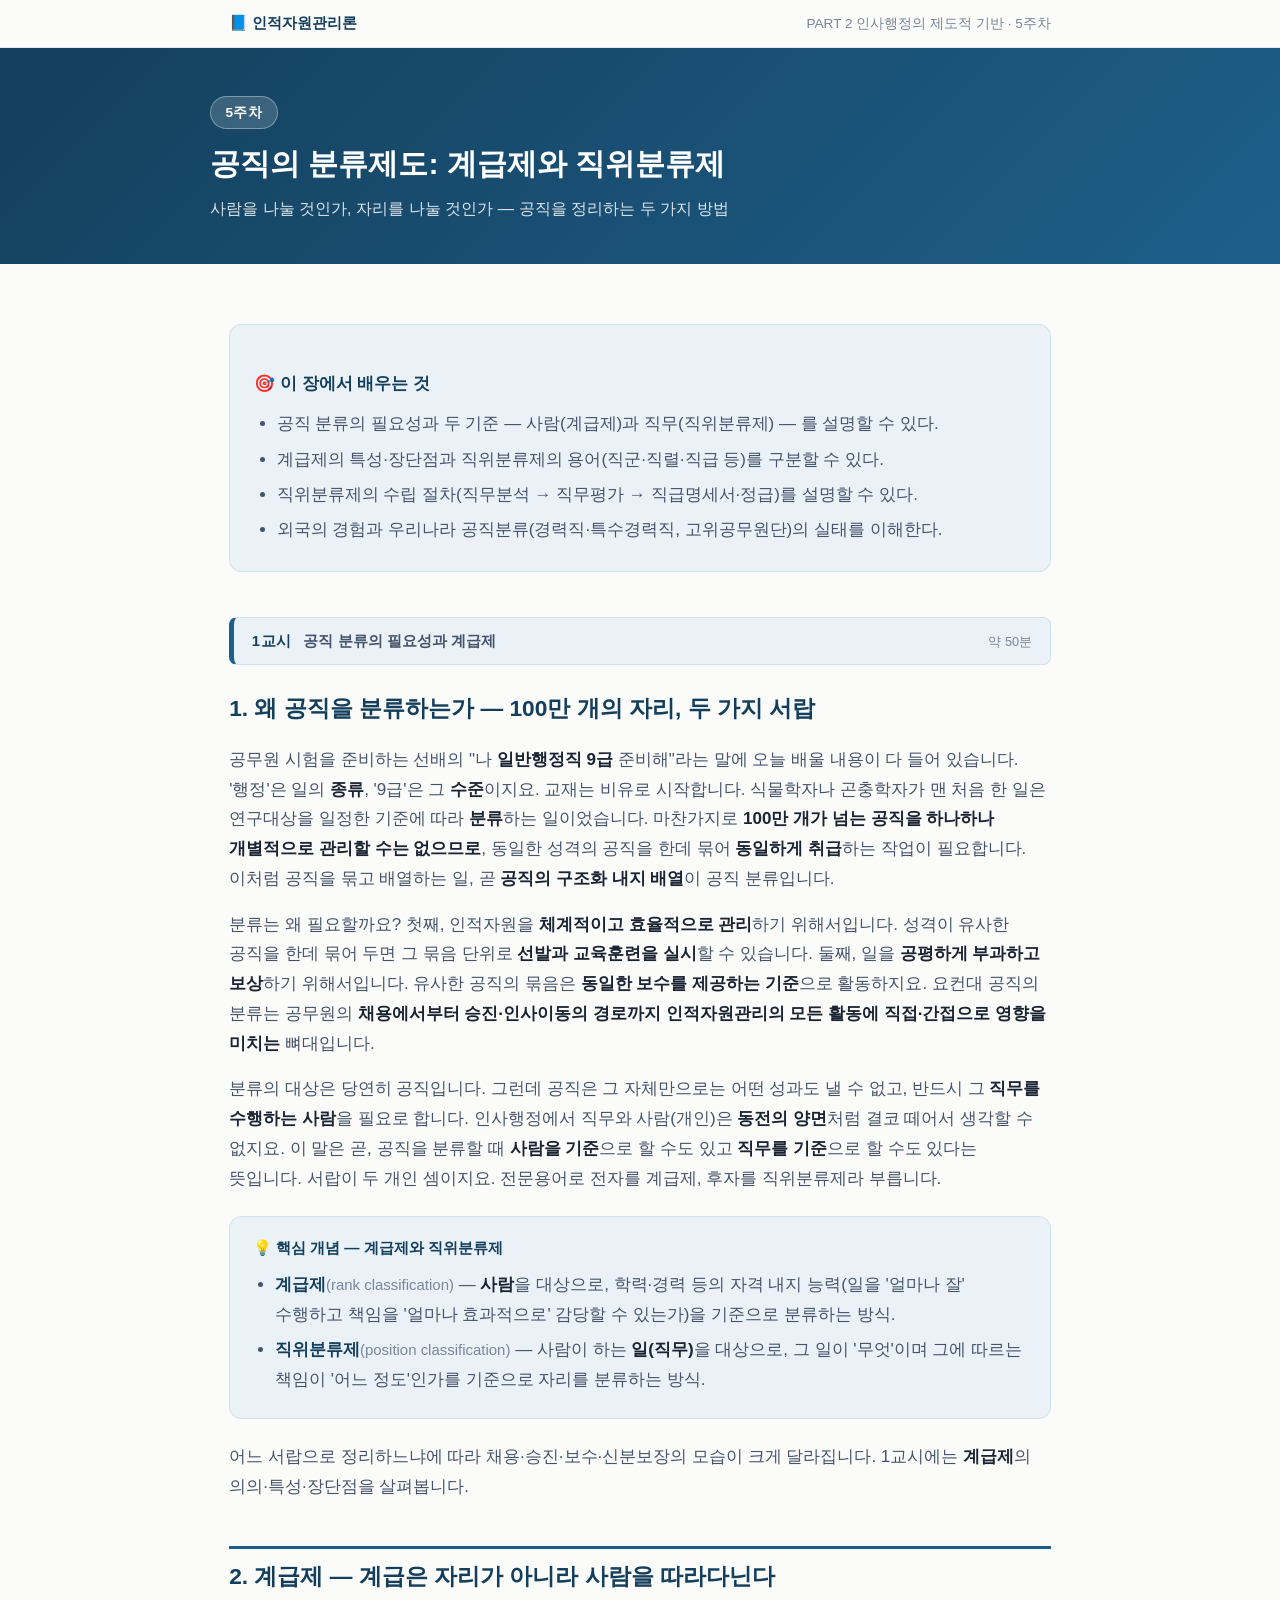
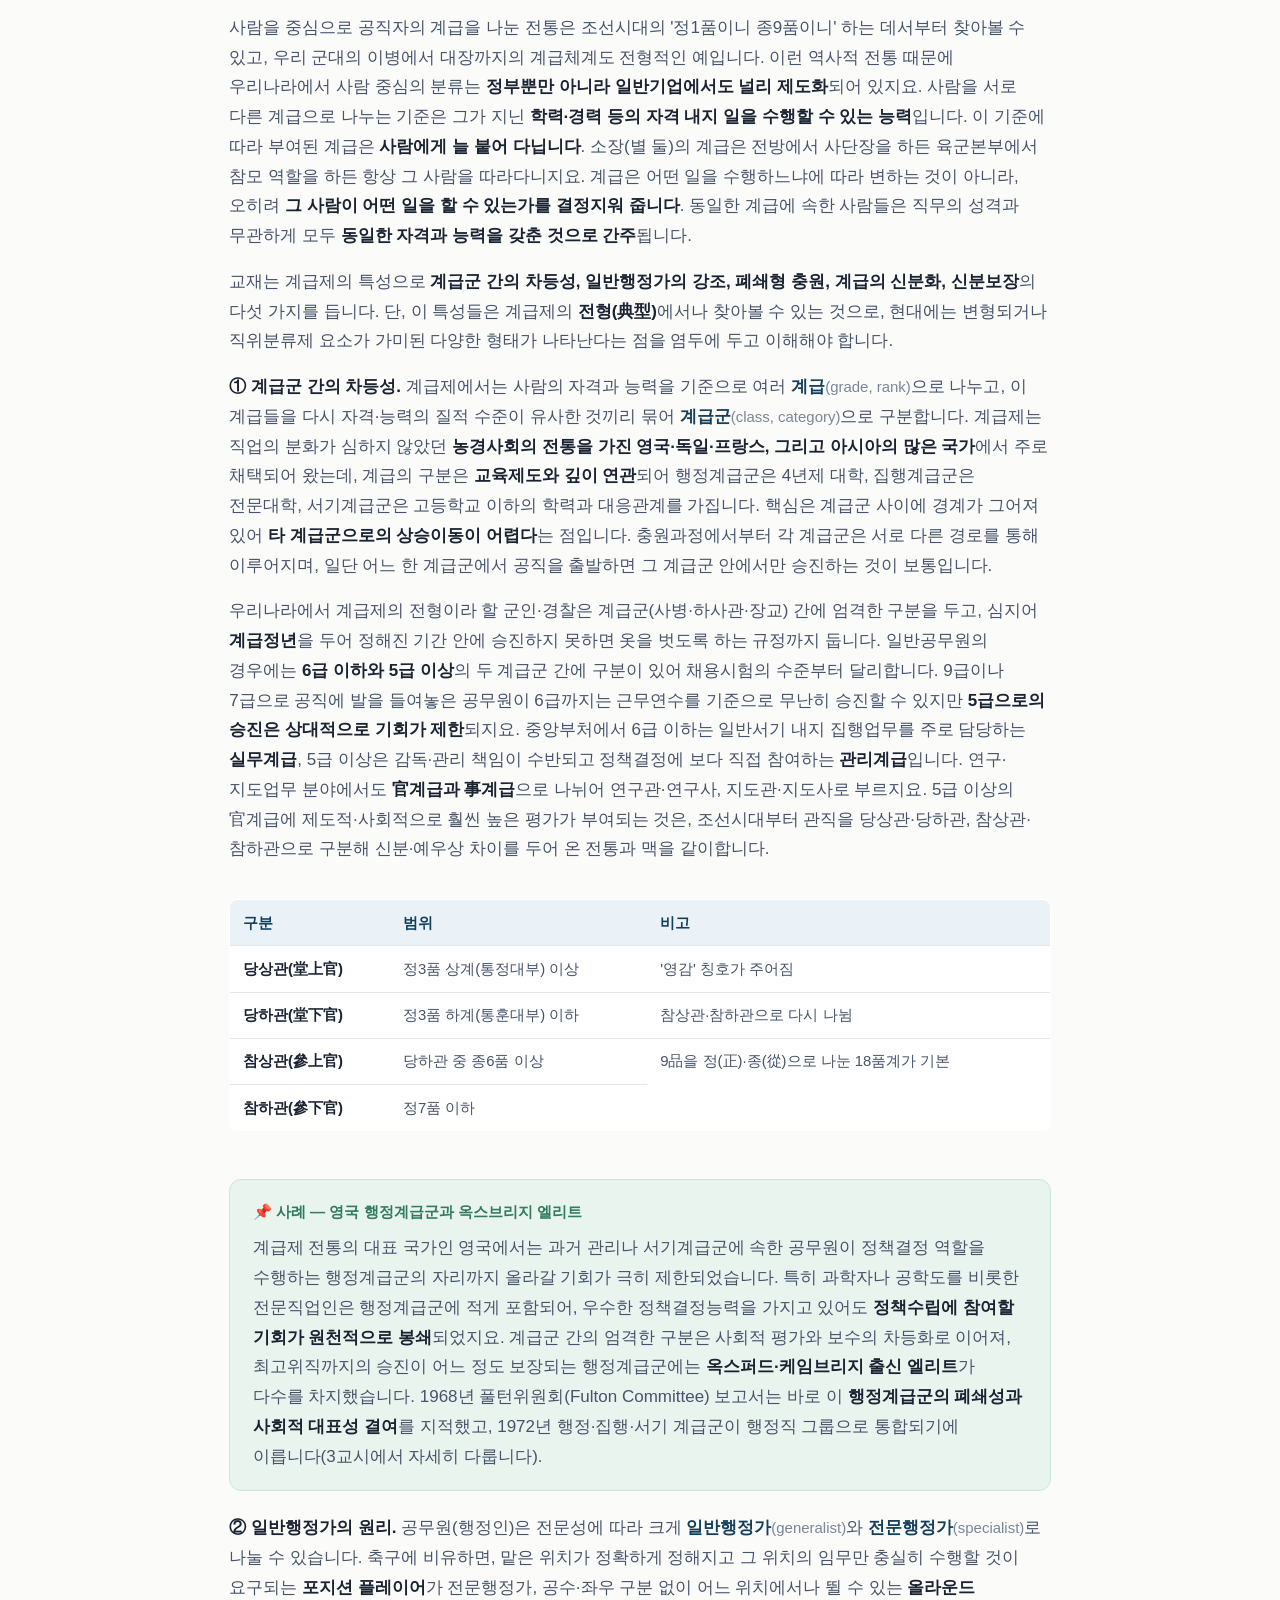
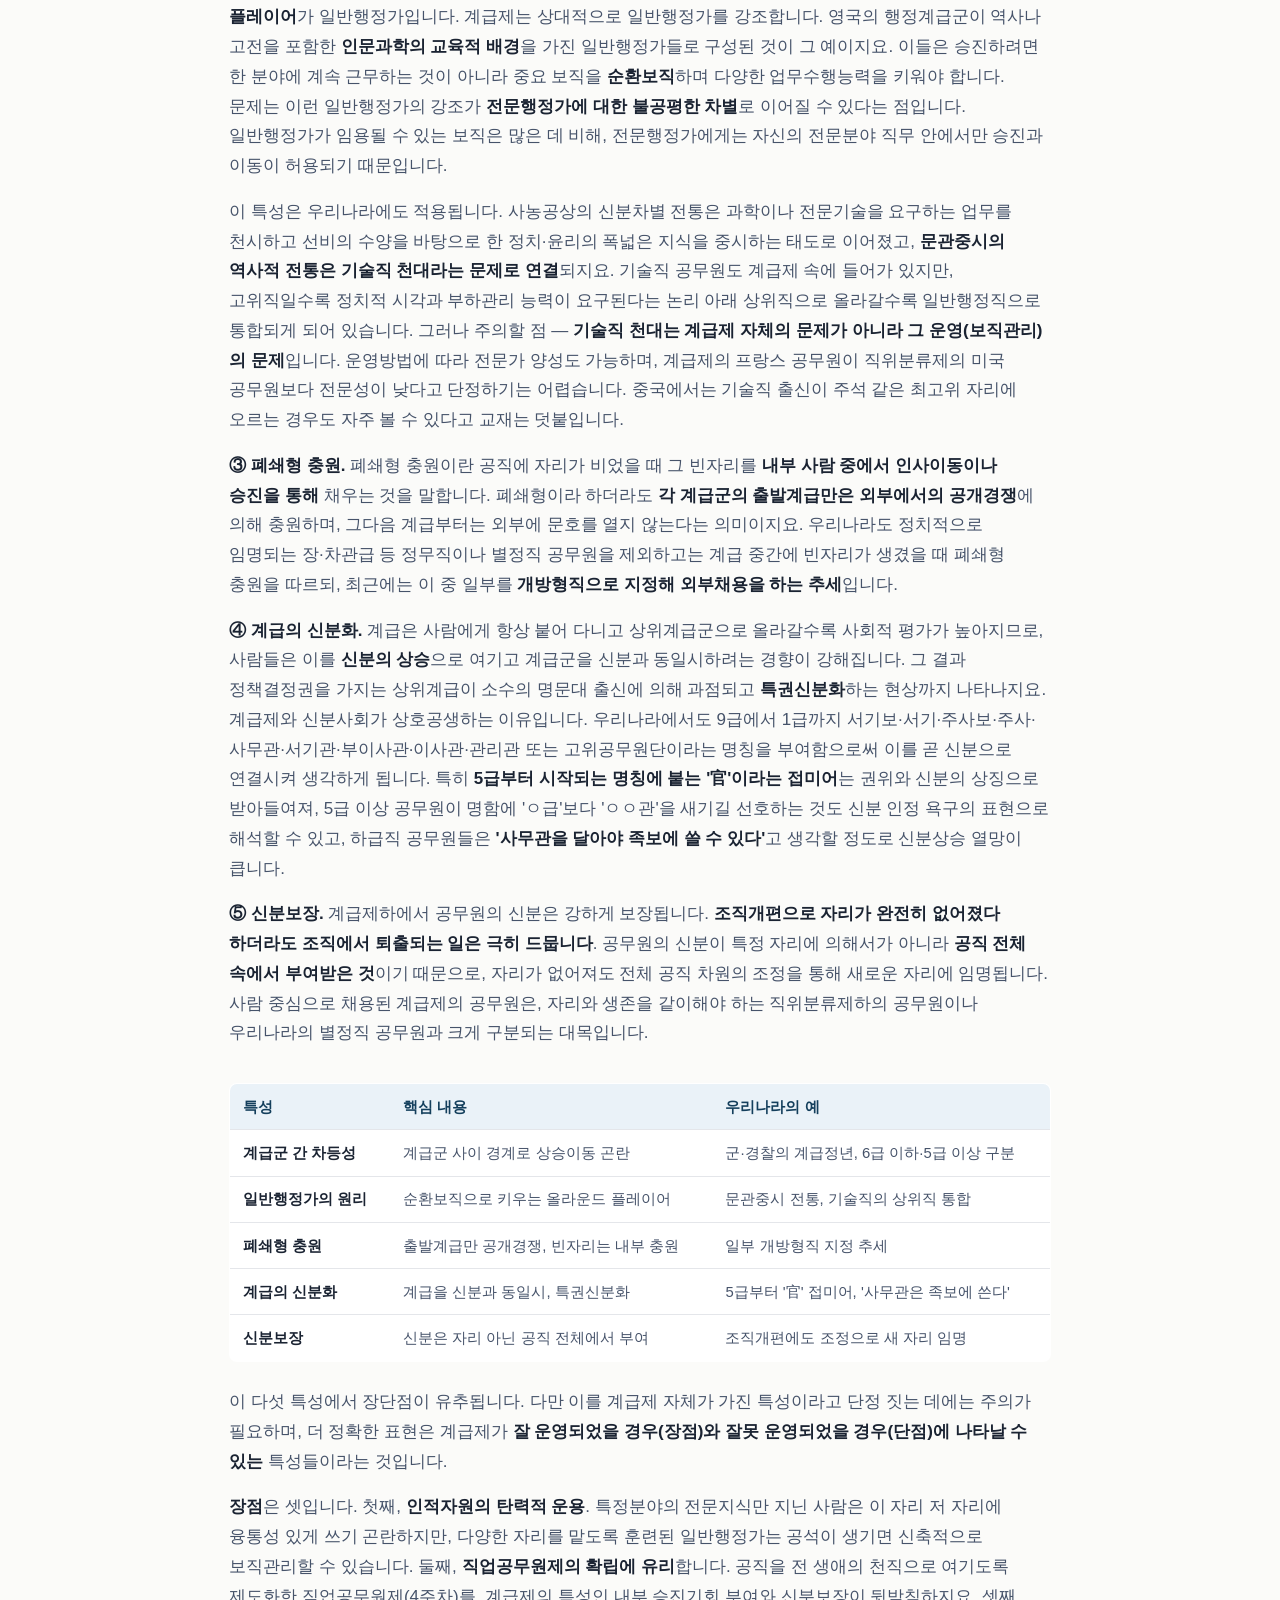
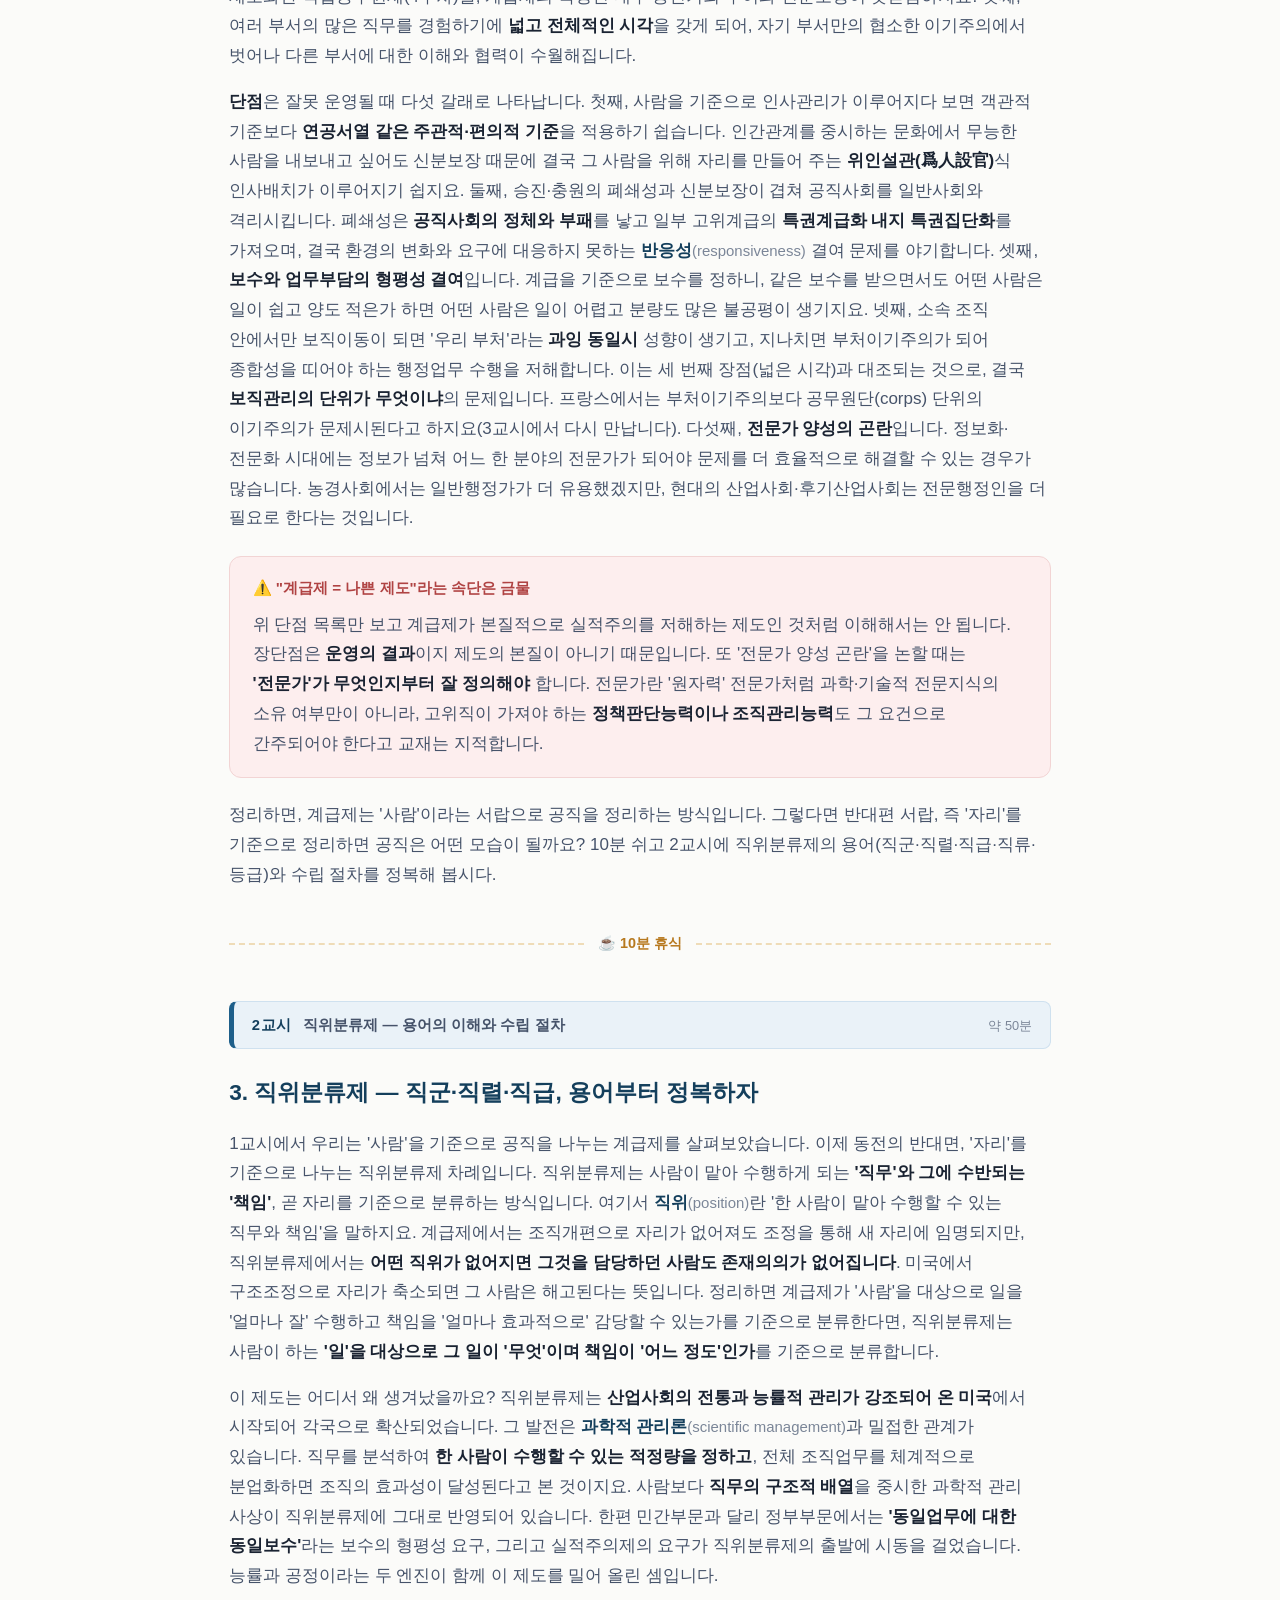
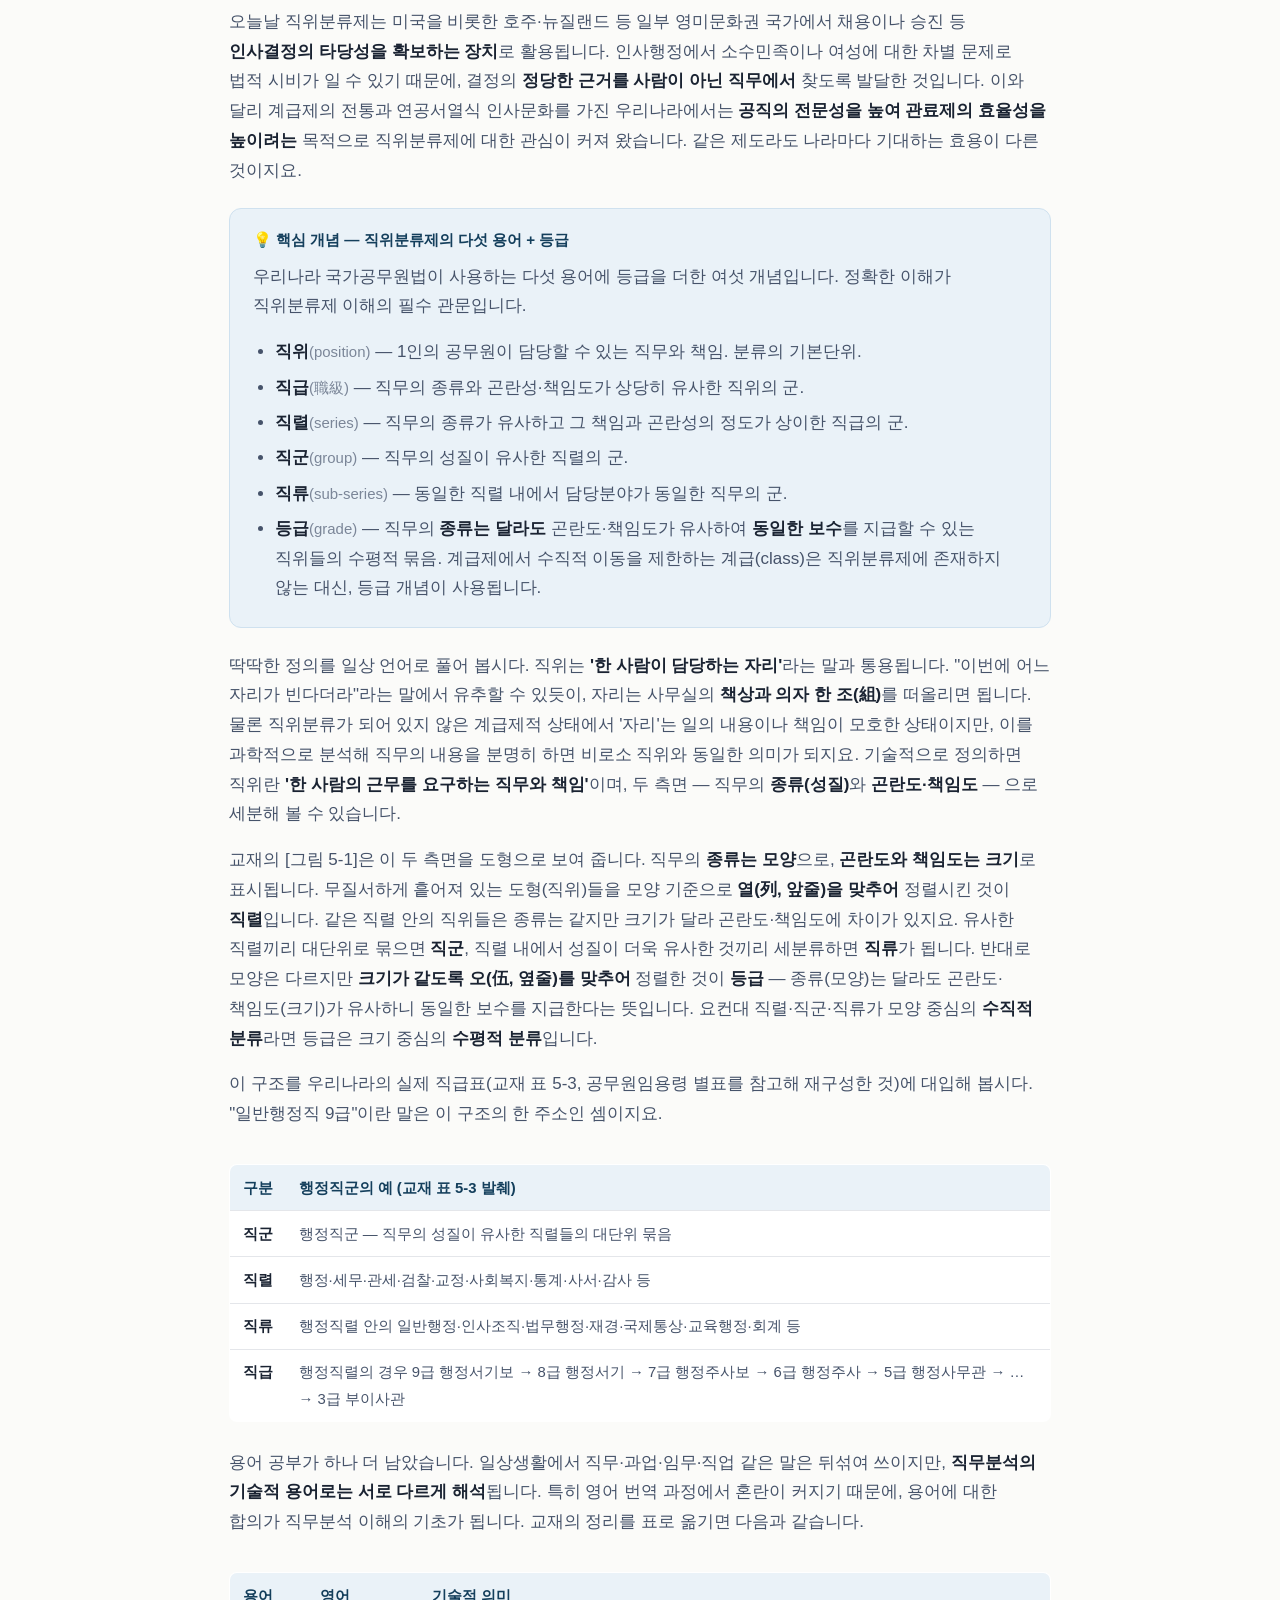
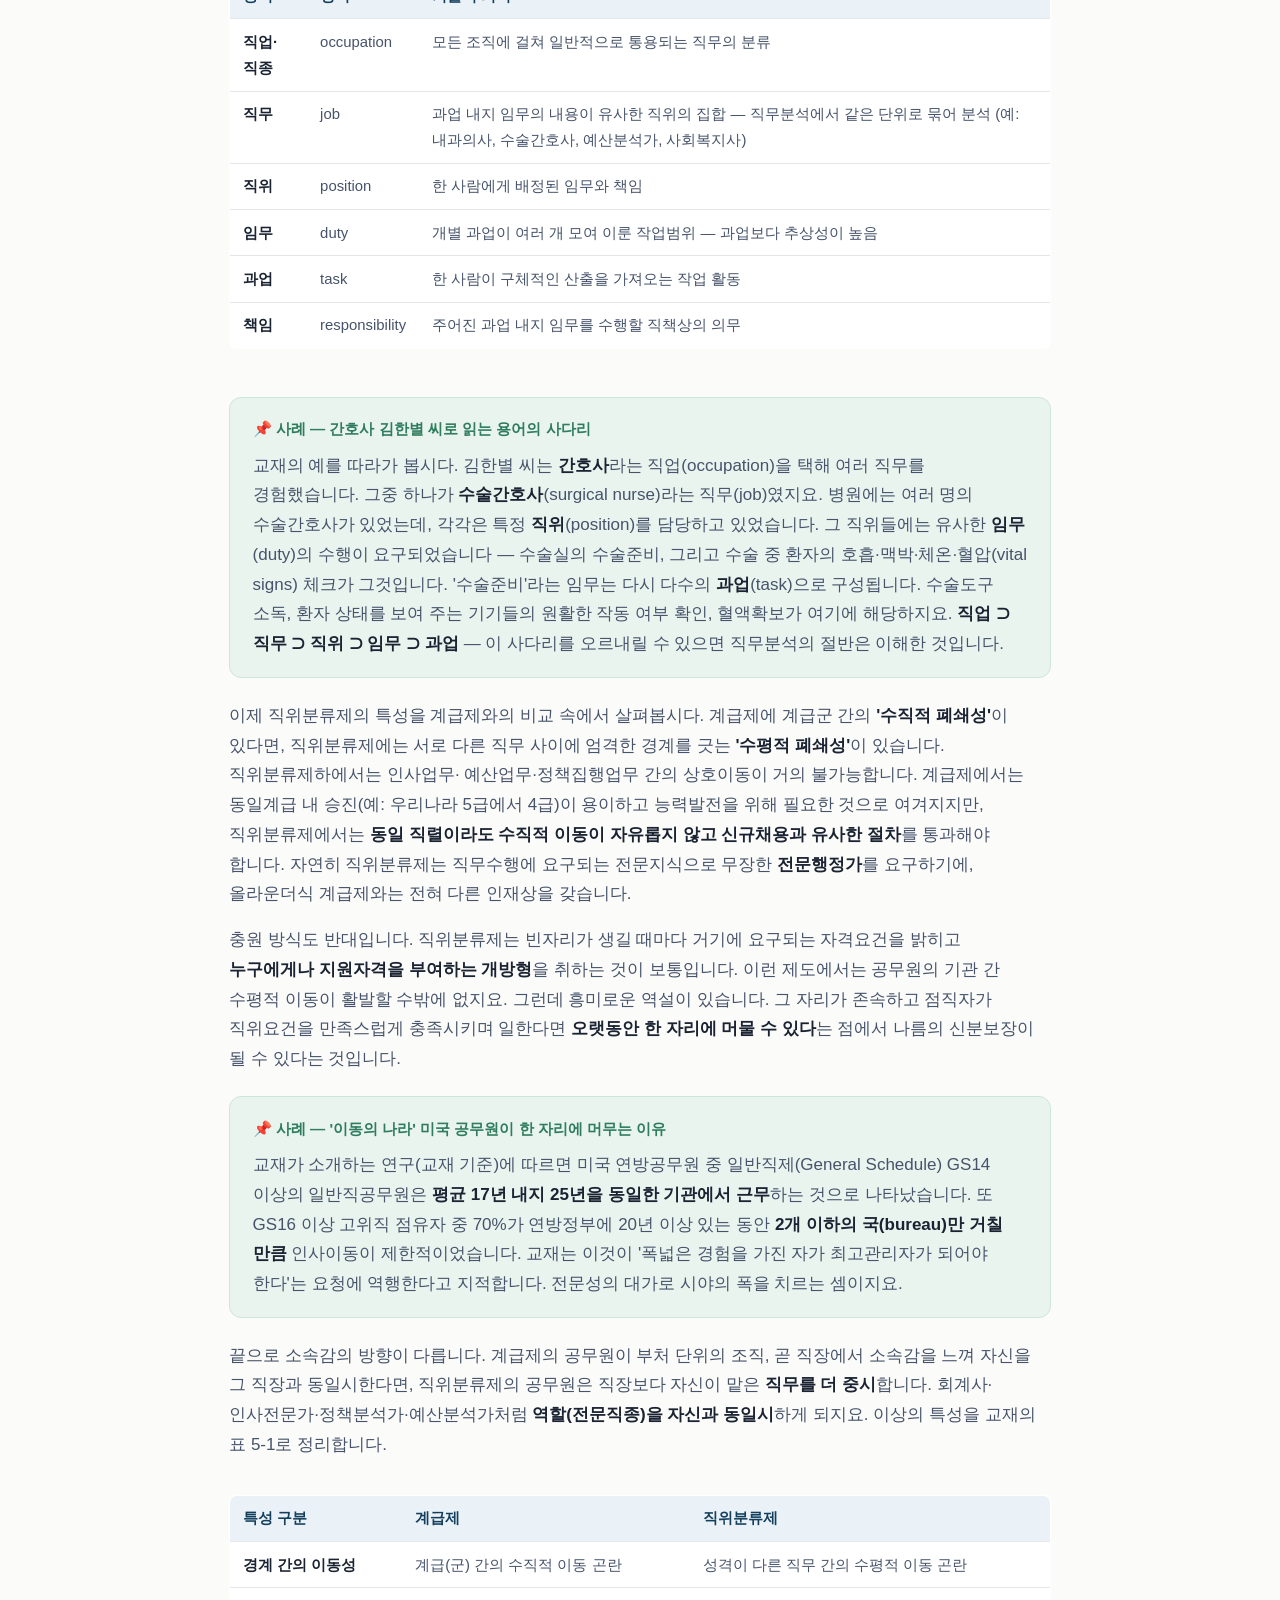
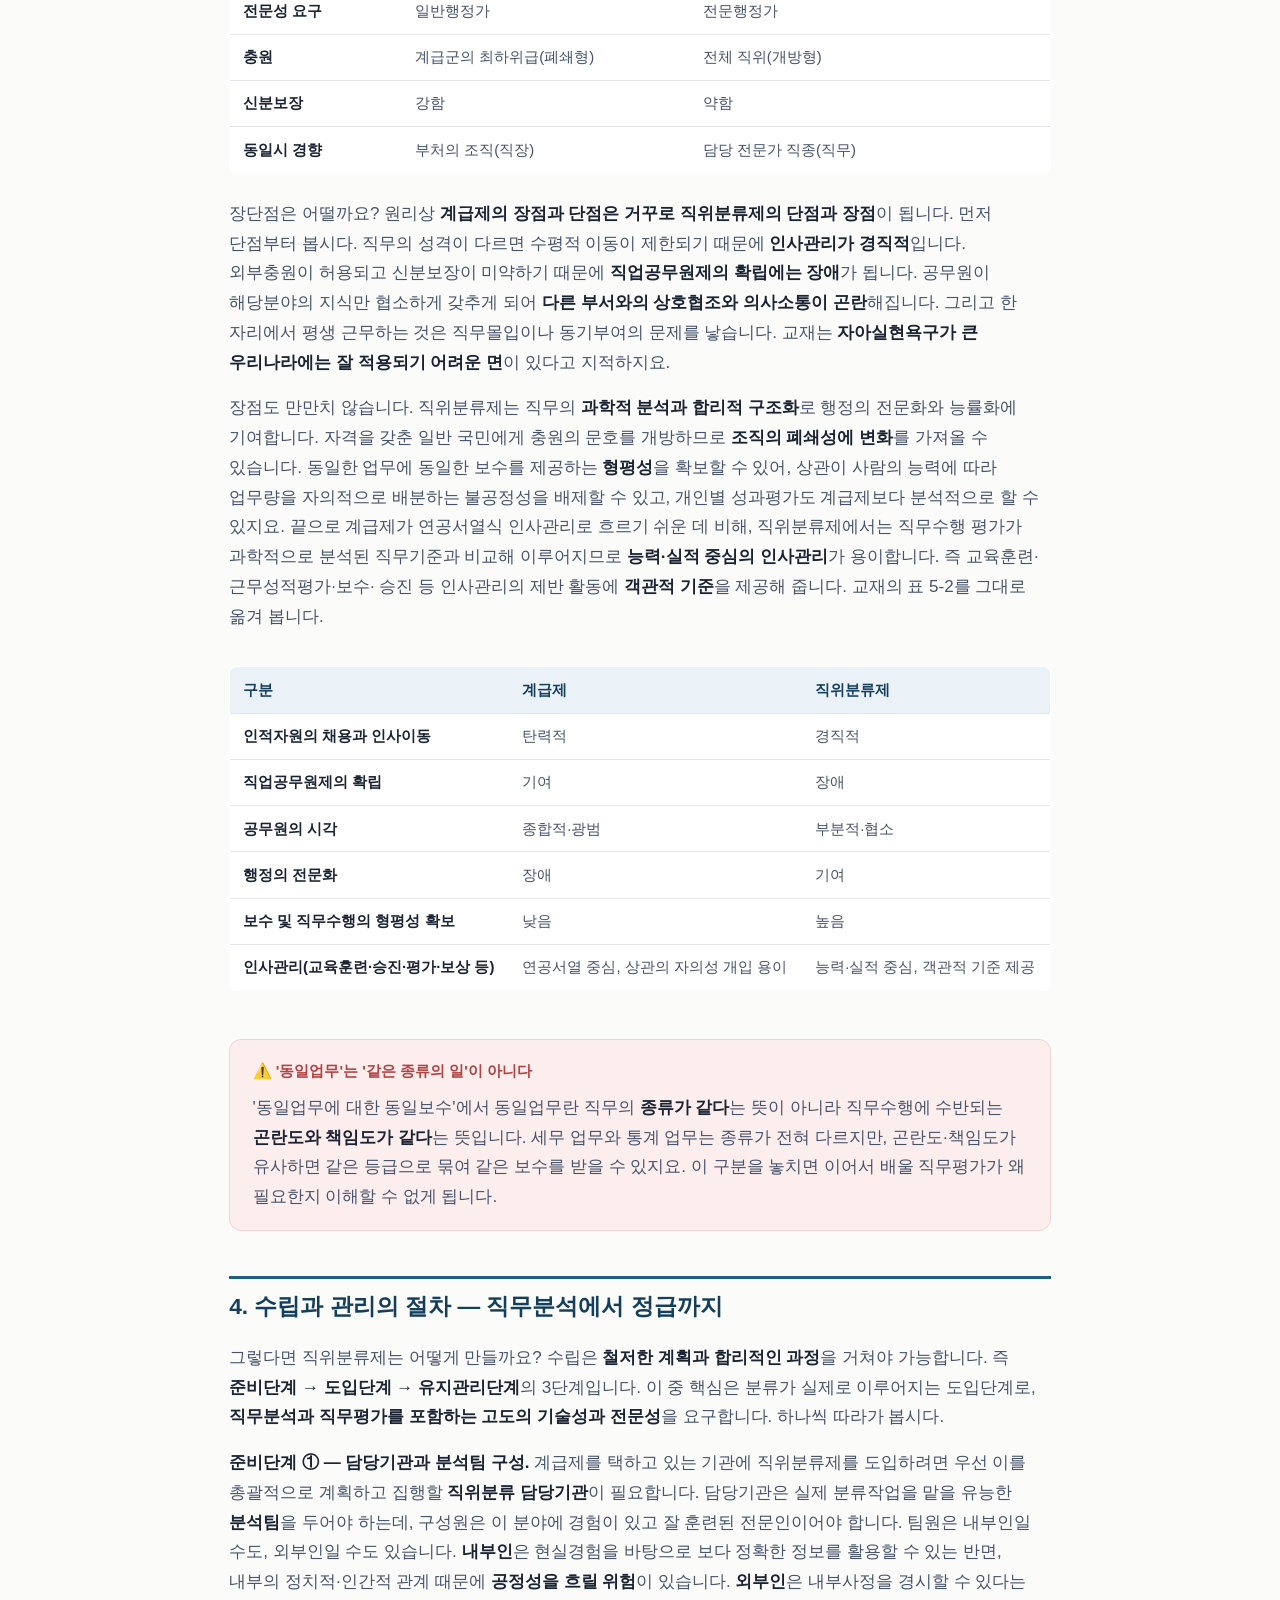
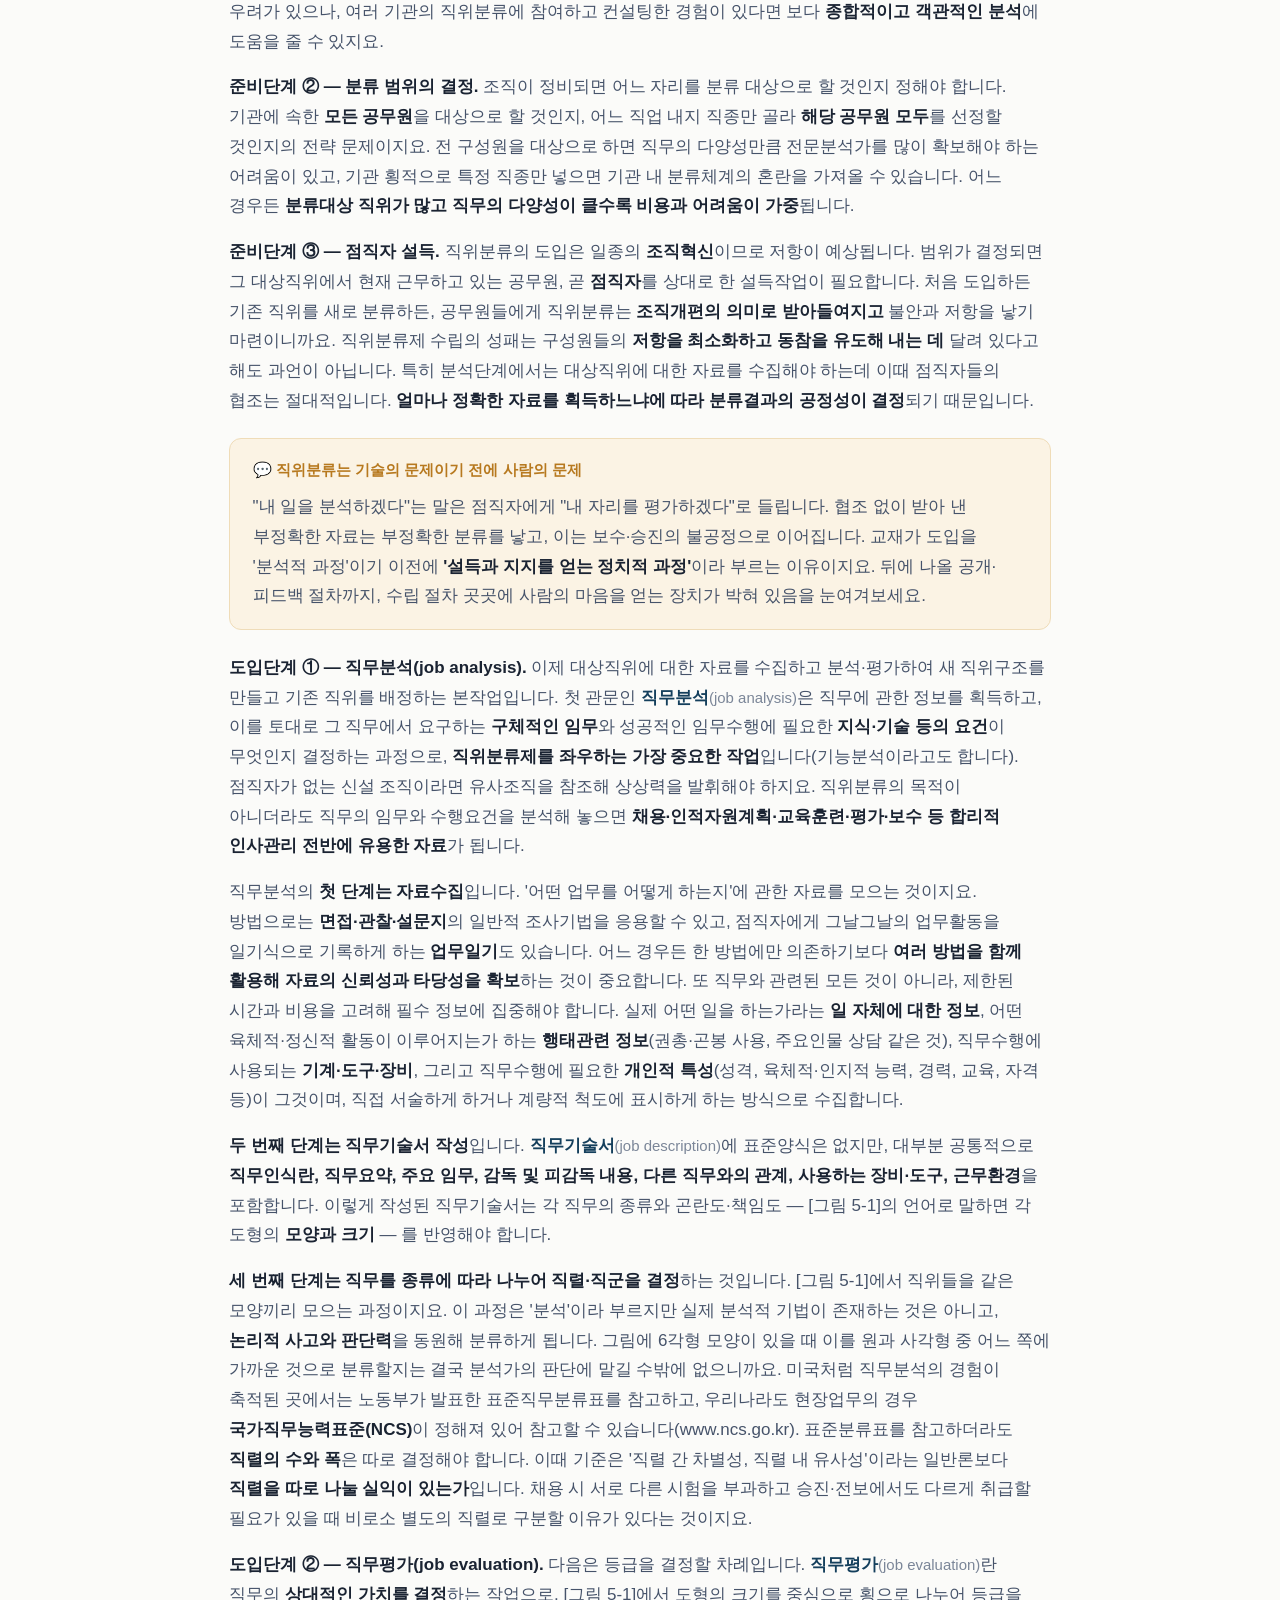
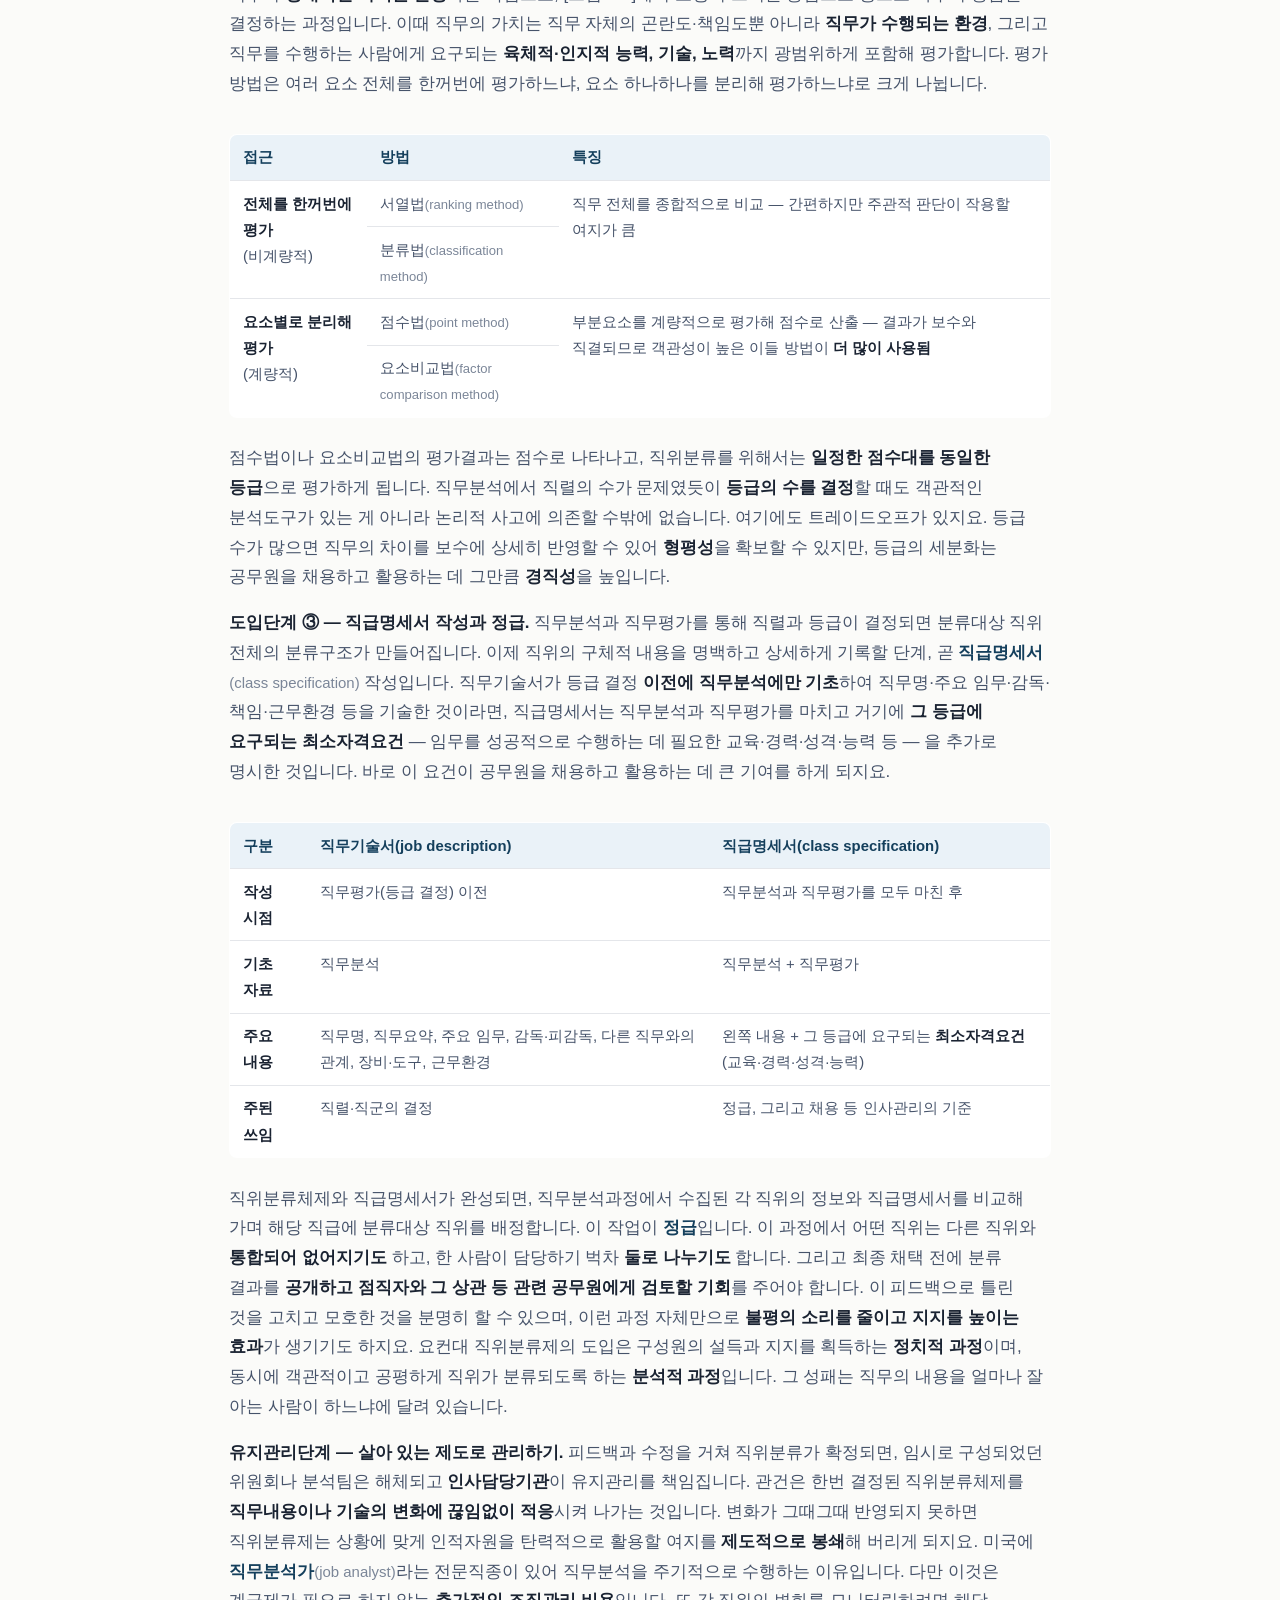
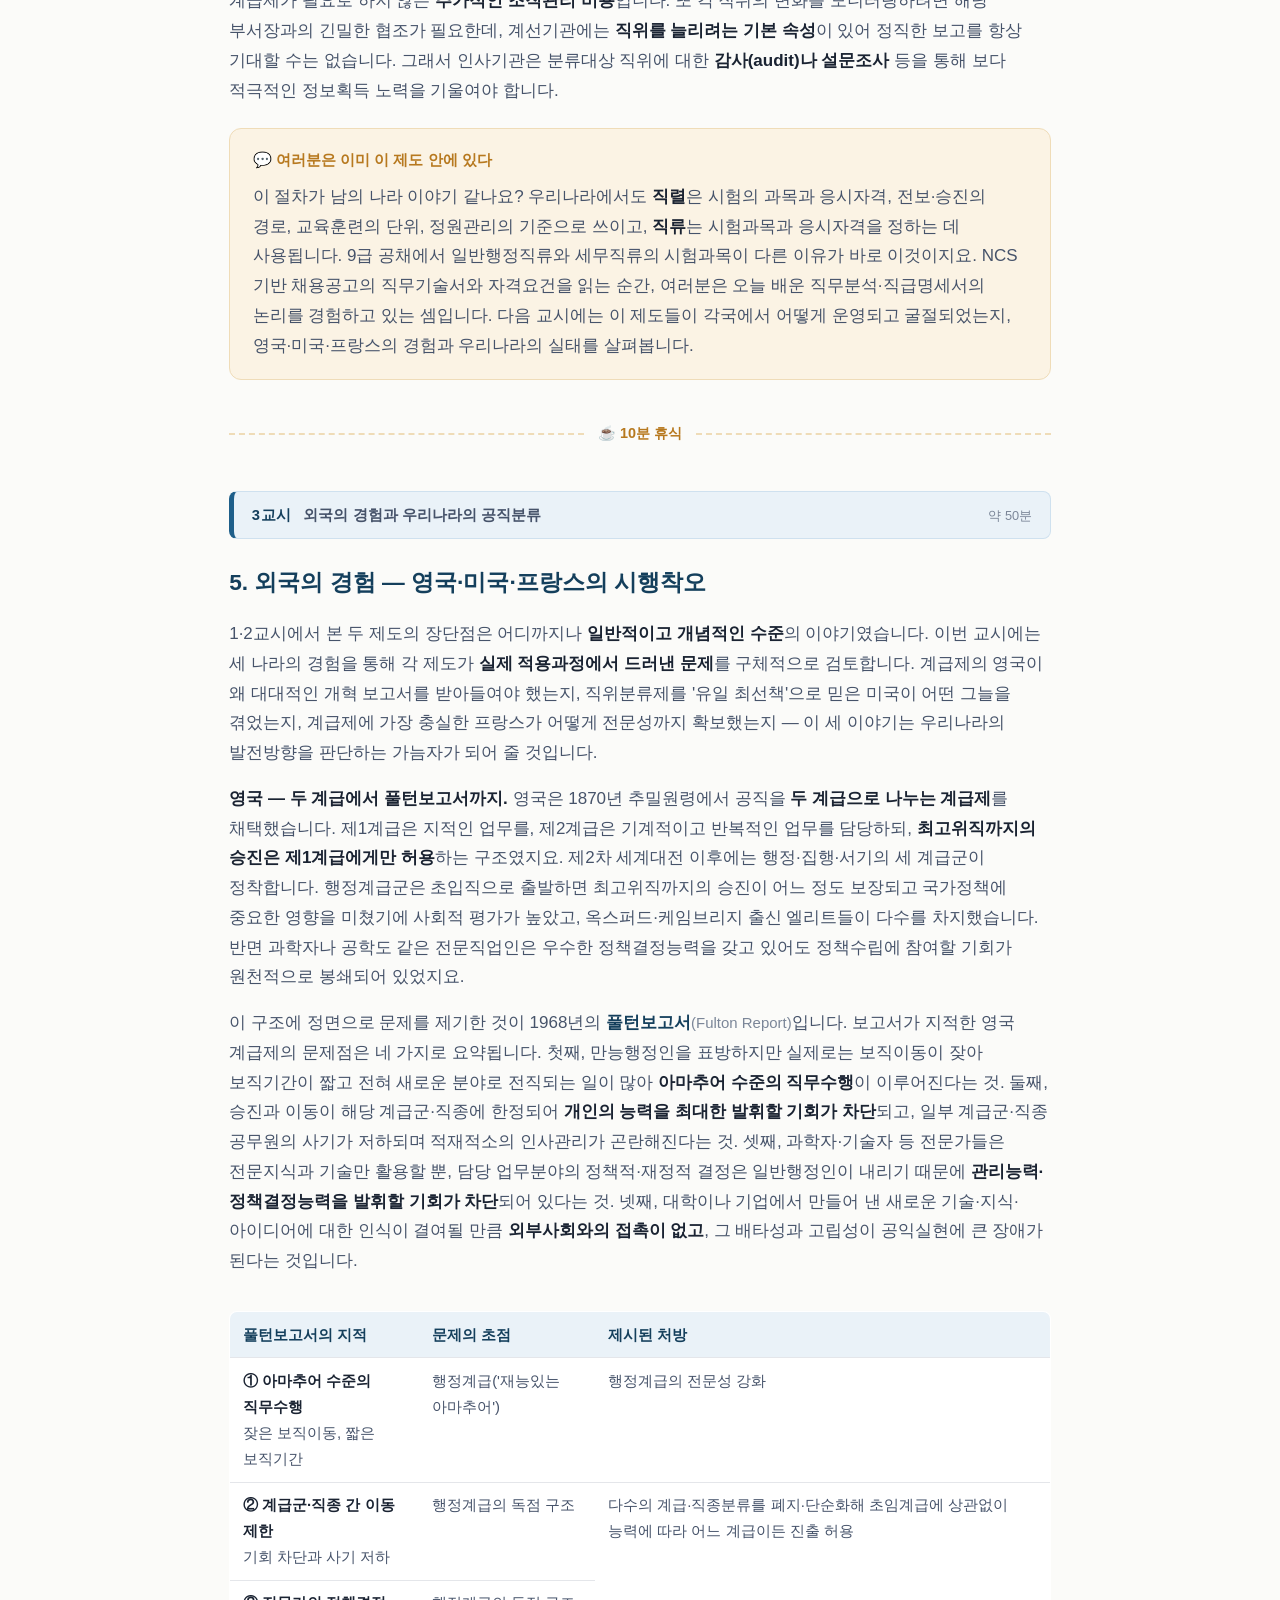
<file: w05.html>
<!DOCTYPE html>
<html lang="ko">
<head>
<meta charset="UTF-8">
<meta name="viewport" content="width=device-width, initial-scale=1.0">
<title>5주차 · 공직의 분류제도: 계급제와 직위분류제 — 인적자원관리론</title>
<link rel="stylesheet" href="style.css">
</head>
<body>

<nav class="topnav">
  <div class="inner">
    <a class="home" href="index.html">📘 인적자원관리론</a>
    <span class="crumb">PART 2 인사행정의 제도적 기반 · 5주차</span>
  </div>
</nav>

<header class="chapter-header">
  <div class="inner">
    <span class="week-badge">5주차</span>
    <h1>공직의 분류제도: 계급제와 직위분류제</h1>
    <p class="subtitle">사람을 나눌 것인가, 자리를 나눌 것인가 — 공직을 정리하는 두 가지 방법</p>
  </div>
</header>

<main>

<div class="objectives">
  <h2>🎯 이 장에서 배우는 것</h2>
  <ul>
    <li>공직 분류의 필요성과 두 기준 — 사람(계급제)과 직무(직위분류제) — 를 설명할 수 있다.</li>
    <li>계급제의 특성·장단점과 직위분류제의 용어(직군·직렬·직급 등)를 구분할 수 있다.</li>
    <li>직위분류제의 수립 절차(직무분석 → 직무평가 → 직급명세서·정급)를 설명할 수 있다.</li>
    <li>외국의 경험과 우리나라 공직분류(경력직·특수경력직, 고위공무원단)의 실태를 이해한다.</li>
  </ul>
</div>

<!-- 1교시 -->
<section class="session">
  <div class="session-header">
    <span class="session-no">1교시</span>
    <span class="session-title">공직 분류의 필요성과 계급제</span>
    <span class="session-time">약 50분</span>
  </div>

  <h2>1. 왜 공직을 분류하는가 — 100만 개의 자리, 두 가지 서랍</h2>

  <p>공무원 시험을 준비하는 선배의 "나 <strong>일반행정직 9급</strong> 준비해"라는 말에
  오늘 배울 내용이 다 들어 있습니다. '행정'은 일의 <strong>종류</strong>, '9급'은 그
  <strong>수준</strong>이지요. 교재는 비유로 시작합니다. 식물학자나 곤충학자가 맨 처음 한
  일은 연구대상을 일정한 기준에 따라 <strong>분류</strong>하는 일이었습니다. 마찬가지로
  <strong>100만 개가 넘는 공직을 하나하나 개별적으로 관리할 수는 없으므로</strong>,
  동일한 성격의 공직을 한데 묶어 <strong>동일하게 취급</strong>하는 작업이 필요합니다.
  이처럼 공직을 묶고 배열하는 일, 곧 <strong>공직의 구조화 내지 배열</strong>이 공직
  분류입니다.</p>

  <p>분류는 왜 필요할까요? 첫째, 인적자원을 <strong>체계적이고 효율적으로 관리</strong>하기
  위해서입니다. 성격이 유사한 공직을 한데 묶어 두면 그 묶음 단위로 <strong>선발과
  교육훈련을 실시</strong>할 수 있습니다. 둘째, 일을 <strong>공평하게 부과하고
  보상</strong>하기 위해서입니다. 유사한 공직의 묶음은 <strong>동일한 보수를 제공하는
  기준</strong>으로 활동하지요. 요컨대 공직의 분류는 공무원의 <strong>채용에서부터
  승진·인사이동의 경로까지 인적자원관리의 모든 활동에 직접·간접으로 영향을
  미치는</strong> 뼈대입니다.</p>

  <p>분류의 대상은 당연히 공직입니다. 그런데 공직은 그 자체만으로는 어떤 성과도 낼 수
  없고, 반드시 그 <strong>직무를 수행하는 사람</strong>을 필요로 합니다. 인사행정에서
  직무와 사람(개인)은 <strong>동전의 양면</strong>처럼 결코 떼어서 생각할 수 없지요. 이
  말은 곧, 공직을 분류할 때 <strong>사람을 기준</strong>으로 할 수도 있고 <strong>직무를
  기준</strong>으로 할 수도 있다는 뜻입니다. 서랍이 두 개인 셈이지요. 전문용어로 전자를
  계급제, 후자를 직위분류제라 부릅니다.</p>

  <div class="box concept">
    <span class="box-title">💡 핵심 개념 — 계급제와 직위분류제</span>
    <ul>
      <li><span class="term">계급제</span><span class="en">(rank classification)</span> —
      <strong>사람</strong>을 대상으로, 학력·경력 등의 자격 내지 능력(일을 '얼마나 잘'
      수행하고 책임을 '얼마나 효과적으로' 감당할 수 있는가)을 기준으로 분류하는 방식.</li>
      <li><span class="term">직위분류제</span><span class="en">(position classification)</span> —
      사람이 하는 <strong>일(직무)</strong>을 대상으로, 그 일이 '무엇'이며 그에 따르는 책임이
      '어느 정도'인가를 기준으로 자리를 분류하는 방식.</li>
    </ul>
  </div>

  <p>어느 서랍으로 정리하느냐에 따라 채용·승진·보수·신분보장의 모습이 크게 달라집니다.
  1교시에는 <strong>계급제</strong>의 의의·특성·장단점을 살펴봅니다.</p>

  <h2>2. 계급제 — 계급은 자리가 아니라 사람을 따라다닌다</h2>

  <p>사람을 중심으로 공직자의 계급을 나눈 전통은 조선시대의 '정1품이니 종9품이니' 하는
  데서부터 찾아볼 수 있고, 우리 군대의 이병에서 대장까지의 계급체계도 전형적인 예입니다.
  이런 역사적 전통 때문에 우리나라에서 사람 중심의 분류는 <strong>정부뿐만 아니라
  일반기업에서도 널리 제도화</strong>되어 있지요. 사람을 서로 다른 계급으로 나누는 기준은
  그가 지닌 <strong>학력·경력 등의 자격 내지 일을 수행할 수 있는 능력</strong>입니다. 이
  기준에 따라 부여된 계급은 <strong>사람에게 늘 붙어 다닙니다</strong>. 소장(별 둘)의
  계급은 전방에서 사단장을 하든 육군본부에서 참모 역할을 하든 항상 그 사람을
  따라다니지요. 계급은 어떤 일을 수행하느냐에 따라 변하는 것이 아니라, 오히려
  <strong>그 사람이 어떤 일을 할 수 있는가를 결정지워 줍니다</strong>. 동일한 계급에 속한
  사람들은 직무의 성격과 무관하게 모두 <strong>동일한 자격과 능력을 갖춘 것으로
  간주</strong>됩니다.</p>

  <p>교재는 계급제의 특성으로 <strong>계급군 간의 차등성, 일반행정가의 강조, 폐쇄형 충원,
  계급의 신분화, 신분보장</strong>의 다섯 가지를 듭니다. 단, 이 특성들은 계급제의
  <strong>전형(典型)</strong>에서나 찾아볼 수 있는 것으로, 현대에는 변형되거나 직위분류제
  요소가 가미된 다양한 형태가 나타난다는 점을 염두에 두고 이해해야 합니다.</p>

  <p><strong>① 계급군 간의 차등성.</strong> 계급제에서는 사람의 자격과 능력을 기준으로
  여러 <span class="term">계급</span><span class="en">(grade, rank)</span>으로 나누고,
  이 계급들을 다시 자격·능력의 질적 수준이 유사한 것끼리 묶어
  <span class="term">계급군</span><span class="en">(class, category)</span>으로 구분합니다.
  계급제는 직업의 분화가 심하지 않았던 <strong>농경사회의 전통을 가진 영국·독일·프랑스,
  그리고 아시아의 많은 국가</strong>에서 주로 채택되어 왔는데, 계급의 구분은
  <strong>교육제도와 깊이 연관</strong>되어 행정계급군은 4년제 대학, 집행계급군은
  전문대학, 서기계급군은 고등학교 이하의 학력과 대응관계를 가집니다. 핵심은 계급군
  사이에 경계가 그어져 있어 <strong>타 계급군으로의 상승이동이 어렵다</strong>는
  점입니다. 충원과정에서부터 각 계급군은 서로 다른 경로를 통해 이루어지며, 일단 어느 한
  계급군에서 공직을 출발하면 그 계급군 안에서만 승진하는 것이 보통입니다.</p>

  <p>우리나라에서 계급제의 전형이라 할 군인·경찰은 계급군(사병·하사관·장교) 간에 엄격한
  구분을 두고, 심지어 <strong>계급정년</strong>을 두어 정해진 기간 안에 승진하지 못하면
  옷을 벗도록 하는 규정까지 둡니다. 일반공무원의 경우에는 <strong>6급 이하와 5급
  이상</strong>의 두 계급군 간에 구분이 있어 채용시험의 수준부터 달리합니다. 9급이나
  7급으로 공직에 발을 들여놓은 공무원이 6급까지는 근무연수를 기준으로 무난히 승진할 수
  있지만 <strong>5급으로의 승진은 상대적으로 기회가 제한</strong>되지요. 중앙부처에서
  6급 이하는 일반서기 내지 집행업무를 주로 담당하는 <strong>실무계급</strong>, 5급 이상은
  감독·관리 책임이 수반되고 정책결정에 보다 직접 참여하는 <strong>관리계급</strong>입니다.
  연구·지도업무 분야에서도 <strong>官계급과 事계급</strong>으로 나뉘어 연구관·연구사,
  지도관·지도사로 부르지요. 5급 이상의 官계급에 제도적·사회적으로 훨씬 높은 평가가
  부여되는 것은, 조선시대부터 관직을 당상관·당하관, 참상관·참하관으로 구분해 신분·예우상
  차이를 두어 온 전통과 맥을 같이합니다.</p>

  <div class="table-wrap">
  <table>
    <tr><th>구분</th><th>범위</th><th>비고</th></tr>
    <tr><td><strong>당상관(堂上官)</strong></td><td>정3품 상계(통정대부) 이상</td>
    <td>'영감' 칭호가 주어짐</td></tr>
    <tr><td><strong>당하관(堂下官)</strong></td><td>정3품 하계(통훈대부) 이하</td>
    <td>참상관·참하관으로 다시 나뉨</td></tr>
    <tr><td><strong>참상관(參上官)</strong></td><td>당하관 중 종6품 이상</td>
    <td rowspan="2">9品을 정(正)·종(從)으로 나눈 18품계가 기본</td></tr>
    <tr><td><strong>참하관(參下官)</strong></td><td>정7품 이하</td></tr>
  </table>
  </div>

  <div class="box case">
    <span class="box-title">📌 사례 — 영국 행정계급군과 옥스브리지 엘리트</span>
    <p>계급제 전통의 대표 국가인 영국에서는 과거 관리나 서기계급군에 속한 공무원이
    정책결정 역할을 수행하는 행정계급군의 자리까지 올라갈 기회가 극히 제한되었습니다.
    특히 과학자나 공학도를 비롯한 전문직업인은 행정계급군에 적게 포함되어, 우수한
    정책결정능력을 가지고 있어도 <strong>정책수립에 참여할 기회가 원천적으로
    봉쇄</strong>되었지요. 계급군 간의 엄격한 구분은 사회적 평가와 보수의 차등화로
    이어져, 최고위직까지의 승진이 어느 정도 보장되는 행정계급군에는
    <strong>옥스퍼드·케임브리지 출신 엘리트</strong>가 다수를 차지했습니다. 1968년
    풀턴위원회(Fulton Committee) 보고서는 바로 이 <strong>행정계급군의 폐쇄성과 사회적
    대표성 결여</strong>를 지적했고, 1972년 행정·집행·서기 계급군이 행정직 그룹으로
    통합되기에 이릅니다(3교시에서 자세히 다룹니다).</p>
  </div>

  <p><strong>② 일반행정가의 원리.</strong> 공무원(행정인)은 전문성에 따라 크게
  <span class="term">일반행정가</span><span class="en">(generalist)</span>와
  <span class="term">전문행정가</span><span class="en">(specialist)</span>로 나눌 수
  있습니다. 축구에 비유하면, 맡은 위치가 정확하게 정해지고 그 위치의 임무만 충실히
  수행할 것이 요구되는 <strong>포지션 플레이어</strong>가 전문행정가, 공수·좌우 구분 없이
  어느 위치에서나 뛸 수 있는 <strong>올라운드 플레이어</strong>가 일반행정가입니다.
  계급제는 상대적으로 일반행정가를 강조합니다. 영국의 행정계급군이 역사나 고전을 포함한
  <strong>인문과학의 교육적 배경</strong>을 가진 일반행정가들로 구성된 것이 그 예이지요.
  이들은 승진하려면 한 분야에 계속 근무하는 것이 아니라 중요 보직을
  <strong>순환보직</strong>하며 다양한 업무수행능력을 키워야 합니다. 문제는 이런
  일반행정가의 강조가 <strong>전문행정가에 대한 불공평한 차별</strong>로 이어질 수 있다는
  점입니다. 일반행정가가 임용될 수 있는 보직은 많은 데 비해, 전문행정가에게는 자신의
  전문분야 직무 안에서만 승진과 이동이 허용되기 때문입니다.</p>

  <p>이 특성은 우리나라에도 적용됩니다. 사농공상의 신분차별 전통은 과학이나 전문기술을
  요구하는 업무를 천시하고 선비의 수양을 바탕으로 한 정치·윤리의 폭넓은 지식을 중시하는
  태도로 이어졌고, <strong>문관중시의 역사적 전통은 기술직 천대라는 문제로
  연결</strong>되지요. 기술직 공무원도 계급제 속에 들어가 있지만, 고위직일수록 정치적
  시각과 부하관리 능력이 요구된다는 논리 아래 상위직으로 올라갈수록 일반행정직으로
  통합되게 되어 있습니다. 그러나 주의할 점 — <strong>기술직 천대는 계급제 자체의 문제가
  아니라 그 운영(보직관리)의 문제</strong>입니다. 운영방법에 따라 전문가 양성도 가능하며,
  계급제의 프랑스 공무원이 직위분류제의 미국 공무원보다 전문성이 낮다고 단정하기는
  어렵습니다. 중국에서는 기술직 출신이 주석 같은 최고위 자리에 오르는 경우도 자주 볼 수
  있다고 교재는 덧붙입니다.</p>

  <p><strong>③ 폐쇄형 충원.</strong> 폐쇄형 충원이란 공직에 자리가 비었을 때 그 빈자리를
  <strong>내부 사람 중에서 인사이동이나 승진을 통해</strong> 채우는 것을 말합니다.
  폐쇄형이라 하더라도 <strong>각 계급군의 출발계급만은 외부에서의 공개경쟁</strong>에
  의해 충원하며, 그다음 계급부터는 외부에 문호를 열지 않는다는 의미이지요. 우리나라도
  정치적으로 임명되는 장·차관급 등 정무직이나 별정직 공무원을 제외하고는 계급 중간에
  빈자리가 생겼을 때 폐쇄형 충원을 따르되, 최근에는 이 중 일부를 <strong>개방형직으로
  지정해 외부채용을 하는 추세</strong>입니다.</p>

  <p><strong>④ 계급의 신분화.</strong> 계급은 사람에게 항상 붙어 다니고 상위계급군으로
  올라갈수록 사회적 평가가 높아지므로, 사람들은 이를 <strong>신분의 상승</strong>으로
  여기고 계급군을 신분과 동일시하려는 경향이 강해집니다. 그 결과 정책결정권을 가지는
  상위계급이 소수의 명문대 출신에 의해 과점되고 <strong>특권신분화</strong>하는 현상까지
  나타나지요. 계급제와 신분사회가 상호공생하는 이유입니다. 우리나라에서도 9급에서
  1급까지 서기보·서기·주사보·주사·사무관·서기관·부이사관·이사관·관리관 또는
  고위공무원단이라는 명칭을 부여함으로써 이를 곧 신분으로 연결시켜 생각하게 됩니다.
  특히 <strong>5급부터 시작되는 명칭에 붙는 '官'이라는 접미어</strong>는 권위와 신분의
  상징으로 받아들여져, 5급 이상 공무원이 명함에 'ㅇ급'보다 'ㅇㅇ관'을 새기길 선호하는
  것도 신분 인정 욕구의 표현으로 해석할 수 있고, 하급직 공무원들은 <strong>'사무관을
  달아야 족보에 쓸 수 있다'</strong>고 생각할 정도로 신분상승 열망이 큽니다.</p>

  <p><strong>⑤ 신분보장.</strong> 계급제하에서 공무원의 신분은 강하게 보장됩니다.
  <strong>조직개편으로 자리가 완전히 없어졌다 하더라도 조직에서 퇴출되는 일은 극히
  드뭅니다</strong>. 공무원의 신분이 특정 자리에 의해서가 아니라 <strong>공직 전체 속에서
  부여받은 것</strong>이기 때문으로, 자리가 없어져도 전체 공직 차원의 조정을 통해 새로운
  자리에 임명됩니다. 사람 중심으로 채용된 계급제의 공무원은, 자리와 생존을 같이해야 하는
  직위분류제하의 공무원이나 우리나라의 별정직 공무원과 크게 구분되는 대목입니다.</p>

  <div class="table-wrap">
  <table>
    <tr><th>특성</th><th>핵심 내용</th><th>우리나라의 예</th></tr>
    <tr><td><strong>계급군 간 차등성</strong></td><td>계급군 사이 경계로 상승이동
    곤란</td><td>군·경찰의 계급정년, 6급 이하·5급 이상 구분</td></tr>
    <tr><td><strong>일반행정가의 원리</strong></td><td>순환보직으로 키우는 올라운드
    플레이어</td><td>문관중시 전통, 기술직의 상위직 통합</td></tr>
    <tr><td><strong>폐쇄형 충원</strong></td><td>출발계급만 공개경쟁, 빈자리는 내부
    충원</td><td>일부 개방형직 지정 추세</td></tr>
    <tr><td><strong>계급의 신분화</strong></td><td>계급을 신분과 동일시,
    특권신분화</td><td>5급부터 '官' 접미어, '사무관은 족보에 쓴다'</td></tr>
    <tr><td><strong>신분보장</strong></td><td>신분은 자리 아닌 공직 전체에서 부여</td>
    <td>조직개편에도 조정으로 새 자리 임명</td></tr>
  </table>
  </div>

  <p>이 다섯 특성에서 장단점이 유추됩니다. 다만 이를 계급제 자체가 가진 특성이라고 단정
  짓는 데에는 주의가 필요하며, 더 정확한 표현은 계급제가 <strong>잘 운영되었을
  경우(장점)와 잘못 운영되었을 경우(단점)에 나타날 수 있는</strong> 특성들이라는
  것입니다.</p>

  <p><strong>장점</strong>은 셋입니다. 첫째, <strong>인적자원의 탄력적 운용</strong>.
  특정분야의 전문지식만 지닌 사람은 이 자리 저 자리에 융통성 있게 쓰기 곤란하지만,
  다양한 자리를 맡도록 훈련된 일반행정가는 공석이 생기면 신축적으로 보직관리할 수
  있습니다. 둘째, <strong>직업공무원제의 확립에 유리</strong>합니다. 공직을 전 생애의
  천직으로 여기도록 제도화한 직업공무원제(4주차)를, 계급제의 특성인 내부 승진기회 부여와
  신분보장이 뒷받침하지요. 셋째, 여러 부서의 많은 직무를 경험하기에 <strong>넓고
  전체적인 시각</strong>을 갖게 되어, 자기 부서만의 협소한 이기주의에서 벗어나 다른
  부서에 대한 이해와 협력이 수월해집니다.</p>

  <p><strong>단점</strong>은 잘못 운영될 때 다섯 갈래로 나타납니다. 첫째, 사람을 기준으로
  인사관리가 이루어지다 보면 객관적 기준보다 <strong>연공서열 같은 주관적·편의적
  기준</strong>을 적용하기 쉽습니다. 인간관계를 중시하는 문화에서 무능한 사람을 내보내고
  싶어도 신분보장 때문에 결국 그 사람을 위해 자리를 만들어 주는
  <strong>위인설관(爲人設官)</strong>식 인사배치가 이루어지기 쉽지요. 둘째, 승진·충원의
  폐쇄성과 신분보장이 겹쳐 공직사회를 일반사회와 격리시킵니다. 폐쇄성은 <strong>공직사회의
  정체와 부패</strong>를 낳고 일부 고위계급의 <strong>특권계급화 내지 특권집단화</strong>를
  가져오며, 결국 환경의 변화와 요구에 대응하지 못하는
  <span class="term">반응성</span><span class="en">(responsiveness)</span> 결여 문제를
  야기합니다. 셋째, <strong>보수와 업무부담의 형평성 결여</strong>입니다. 계급을 기준으로
  보수를 정하니, 같은 보수를 받으면서도 어떤 사람은 일이 쉽고 양도 적은가 하면 어떤
  사람은 일이 어렵고 분량도 많은 불공평이 생기지요. 넷째, 소속 조직 안에서만 보직이동이
  되면 '우리 부처'라는 <strong>과잉 동일시</strong> 성향이 생기고, 지나치면
  부처이기주의가 되어 종합성을 띠어야 하는 행정업무 수행을 저해합니다. 이는 세 번째
  장점(넓은 시각)과 대조되는 것으로, 결국 <strong>보직관리의 단위가 무엇이냐</strong>의
  문제입니다. 프랑스에서는 부처이기주의보다 공무원단(corps) 단위의 이기주의가
  문제시된다고 하지요(3교시에서 다시 만납니다). 다섯째, <strong>전문가 양성의
  곤란</strong>입니다. 정보화·전문화 시대에는 정보가 넘쳐 어느 한 분야의 전문가가 되어야
  문제를 더 효율적으로 해결할 수 있는 경우가 많습니다. 농경사회에서는 일반행정가가 더
  유용했겠지만, 현대의 산업사회·후기산업사회는 전문행정인을 더 필요로 한다는
  것입니다.</p>

  <div class="box warn">
    <span class="box-title">⚠️ "계급제 = 나쁜 제도"라는 속단은 금물</span>
    <p>위 단점 목록만 보고 계급제가 본질적으로 실적주의를 저해하는 제도인 것처럼
    이해해서는 안 됩니다. 장단점은 <strong>운영의 결과</strong>이지 제도의 본질이 아니기
    때문입니다. 또 '전문가 양성 곤란'을 논할 때는 <strong>'전문가'가 무엇인지부터 잘
    정의해야</strong> 합니다. 전문가란 '원자력' 전문가처럼 과학·기술적 전문지식의 소유
    여부만이 아니라, 고위직이 가져야 하는 <strong>정책판단능력이나 조직관리능력</strong>도
    그 요건으로 간주되어야 한다고 교재는 지적합니다.</p>
  </div>

  <p>정리하면, 계급제는 '사람'이라는 서랍으로 공직을 정리하는 방식입니다. 그렇다면
  반대편 서랍, 즉 '자리'를 기준으로 정리하면 공직은 어떤 모습이 될까요? 10분 쉬고
  2교시에 직위분류제의 용어(직군·직렬·직급·직류·등급)와 수립 절차를 정복해 봅시다.</p>

</section>

<div class="break-divider">☕ 10분 휴식</div>

<!-- 2교시 -->
<section class="session">
  <div class="session-header">
    <span class="session-no">2교시</span>
    <span class="session-title">직위분류제 — 용어의 이해와 수립 절차</span>
    <span class="session-time">약 50분</span>
  </div>

  <h2>3. 직위분류제 — 직군·직렬·직급, 용어부터 정복하자</h2>

  <p>1교시에서 우리는 '사람'을 기준으로 공직을 나누는 계급제를 살펴보았습니다. 이제
  동전의 반대면, '자리'를 기준으로 나누는 직위분류제 차례입니다. 직위분류제는 사람이 맡아
  수행하게 되는 <strong>'직무'와 그에 수반되는 '책임'</strong>, 곧 자리를 기준으로 분류하는
  방식입니다. 여기서 <span class="term">직위</span><span class="en">(position)</span>란 '한
  사람이 맡아 수행할 수 있는 직무와 책임'을 말하지요. 계급제에서는 조직개편으로 자리가
  없어져도 조정을 통해 새 자리에 임명되지만, 직위분류제에서는 <strong>어떤 직위가 없어지면
  그것을 담당하던 사람도 존재의의가 없어집니다</strong>. 미국에서 구조조정으로 자리가
  축소되면 그 사람은 해고된다는 뜻입니다. 정리하면 계급제가 '사람'을 대상으로 일을 '얼마나
  잘' 수행하고 책임을 '얼마나 효과적으로' 감당할 수 있는가를 기준으로 분류한다면,
  직위분류제는 사람이 하는 <strong>'일'을 대상으로 그 일이 '무엇'이며 책임이 '어느
  정도'인가</strong>를 기준으로 분류합니다.</p>

  <p>이 제도는 어디서 왜 생겨났을까요? 직위분류제는 <strong>산업사회의 전통과 능률적
  관리가 강조되어 온 미국</strong>에서 시작되어 각국으로 확산되었습니다. 그 발전은
  <span class="term">과학적 관리론</span><span class="en">(scientific
  management)</span>과 밀접한 관계가 있습니다. 직무를 분석하여 <strong>한 사람이 수행할 수
  있는 적정량을 정하고</strong>, 전체 조직업무를 체계적으로 분업화하면 조직의 효과성이
  달성된다고 본 것이지요. 사람보다 <strong>직무의 구조적 배열</strong>을 중시한 과학적 관리
  사상이 직위분류제에 그대로 반영되어 있습니다. 한편 민간부문과 달리 정부부문에서는
  <strong>'동일업무에 대한 동일보수'</strong>라는 보수의 형평성 요구, 그리고 실적주의제의
  요구가 직위분류제의 출발에 시동을 걸었습니다. 능률과 공정이라는 두 엔진이 함께 이 제도를
  밀어 올린 셈입니다.</p>

  <p>오늘날 직위분류제는 미국을 비롯한 호주·뉴질랜드 등 일부 영미문화권 국가에서 채용이나
  승진 등 <strong>인사결정의 타당성을 확보하는 장치</strong>로 활용됩니다. 인사행정에서
  소수민족이나 여성에 대한 차별 문제로 법적 시비가 일 수 있기 때문에, 결정의
  <strong>정당한 근거를 사람이 아닌 직무에서</strong> 찾도록 발달한 것입니다. 이와 달리
  계급제의 전통과 연공서열식 인사문화를 가진 우리나라에서는 <strong>공직의 전문성을 높여
  관료제의 효율성을 높이려는</strong> 목적으로 직위분류제에 대한 관심이 커져 왔습니다.
  같은 제도라도 나라마다 기대하는 효용이 다른 것이지요.</p>

  <div class="box concept">
    <span class="box-title">💡 핵심 개념 — 직위분류제의 다섯 용어 + 등급</span>
    <p>우리나라 국가공무원법이 사용하는 다섯 용어에 등급을 더한 여섯 개념입니다. 정확한
    이해가 직위분류제 이해의 필수 관문입니다.</p>
    <ul>
      <li><strong>직위</strong><span class="en">(position)</span> — 1인의 공무원이 담당할 수
      있는 직무와 책임. 분류의 기본단위.</li>
      <li><strong>직급</strong><span class="en">(職級)</span> — 직무의 종류와
      곤란성·책임도가 상당히 유사한 직위의 군.</li>
      <li><strong>직렬</strong><span class="en">(series)</span> — 직무의 종류가 유사하고 그
      책임과 곤란성의 정도가 상이한 직급의 군.</li>
      <li><strong>직군</strong><span class="en">(group)</span> — 직무의 성질이 유사한 직렬의
      군.</li>
      <li><strong>직류</strong><span class="en">(sub-series)</span> — 동일한 직렬 내에서
      담당분야가 동일한 직무의 군.</li>
      <li><strong>등급</strong><span class="en">(grade)</span> — 직무의 <strong>종류는
      달라도</strong> 곤란도·책임도가 유사하여 <strong>동일한 보수</strong>를 지급할 수 있는
      직위들의 수평적 묶음. 계급제에서 수직적 이동을 제한하는 계급(class)은 직위분류제에
      존재하지 않는 대신, 등급 개념이 사용됩니다.</li>
    </ul>
  </div>

  <p>딱딱한 정의를 일상 언어로 풀어 봅시다. 직위는 <strong>'한 사람이 담당하는
  자리'</strong>라는 말과 통용됩니다. "이번에 어느 자리가 빈다더라"라는 말에서 유추할 수
  있듯이, 자리는 사무실의 <strong>책상과 의자 한 조(組)</strong>를 떠올리면 됩니다. 물론
  직위분류가 되어 있지 않은 계급제적 상태에서 '자리'는 일의 내용이나 책임이 모호한
  상태이지만, 이를 과학적으로 분석해 직무의 내용을 분명히 하면 비로소 직위와 동일한
  의미가 되지요. 기술적으로 정의하면 직위란 <strong>'한 사람의 근무를 요구하는 직무와
  책임'</strong>이며, 두 측면 — 직무의 <strong>종류(성질)</strong>와
  <strong>곤란도·책임도</strong> — 으로 세분해 볼 수 있습니다.</p>

  <p>교재의 [그림 5-1]은 이 두 측면을 도형으로 보여 줍니다. 직무의 <strong>종류는
  모양</strong>으로, <strong>곤란도와 책임도는 크기</strong>로 표시됩니다. 무질서하게
  흩어져 있는 도형(직위)들을 모양 기준으로 <strong>열(列, 앞줄)을 맞추어</strong> 정렬시킨
  것이 <strong>직렬</strong>입니다. 같은 직렬 안의 직위들은 종류는 같지만 크기가 달라
  곤란도·책임도에 차이가 있지요. 유사한 직렬끼리 대단위로 묶으면 <strong>직군</strong>,
  직렬 내에서 성질이 더욱 유사한 것끼리 세분류하면 <strong>직류</strong>가 됩니다. 반대로
  모양은 다르지만 <strong>크기가 같도록 오(伍, 옆줄)를 맞추어</strong> 정렬한 것이
  <strong>등급</strong> — 종류(모양)는 달라도 곤란도·책임도(크기)가 유사하니 동일한 보수를
  지급한다는 뜻입니다. 요컨대 직렬·직군·직류가 모양 중심의 <strong>수직적 분류</strong>라면
  등급은 크기 중심의 <strong>수평적 분류</strong>입니다.</p>

  <p>이 구조를 우리나라의 실제 직급표(교재 표 5-3, 공무원임용령 별표를 참고해 재구성한
  것)에 대입해 봅시다. "일반행정직 9급"이란 말은 이 구조의 한 주소인 셈이지요.</p>

  <div class="table-wrap">
  <table>
    <tr><th>구분</th><th>행정직군의 예 (교재 표 5-3 발췌)</th></tr>
    <tr><td><strong>직군</strong></td><td>행정직군 — 직무의 성질이 유사한 직렬들의 대단위
    묶음</td></tr>
    <tr><td><strong>직렬</strong></td><td>행정·세무·관세·검찰·교정·사회복지·통계·사서·감사
    등</td></tr>
    <tr><td><strong>직류</strong></td><td>행정직렬 안의
    일반행정·인사조직·법무행정·재경·국제통상·교육행정·회계 등</td></tr>
    <tr><td><strong>직급</strong></td><td>행정직렬의 경우 9급 행정서기보 → 8급 행정서기 →
    7급 행정주사보 → 6급 행정주사 → 5급 행정사무관 → … → 3급 부이사관</td></tr>
  </table>
  </div>

  <p>용어 공부가 하나 더 남았습니다. 일상생활에서 직무·과업·임무·직업 같은 말은 뒤섞여
  쓰이지만, <strong>직무분석의 기술적 용어로는 서로 다르게 해석</strong>됩니다. 특히 영어
  번역 과정에서 혼란이 커지기 때문에, 용어에 대한 합의가 직무분석 이해의 기초가 됩니다.
  교재의 정리를 표로 옮기면 다음과 같습니다.</p>

  <div class="table-wrap">
  <table>
    <tr><th>용어</th><th>영어</th><th>기술적 의미</th></tr>
    <tr><td><strong>직업·직종</strong></td><td>occupation</td><td>모든 조직에 걸쳐
    일반적으로 통용되는 직무의 분류</td></tr>
    <tr><td><strong>직무</strong></td><td>job</td><td>과업 내지 임무의 내용이 유사한 직위의
    집합 — 직무분석에서 같은 단위로 묶어 분석 (예: 내과의사, 수술간호사, 예산분석가,
    사회복지사)</td></tr>
    <tr><td><strong>직위</strong></td><td>position</td><td>한 사람에게 배정된 임무와
    책임</td></tr>
    <tr><td><strong>임무</strong></td><td>duty</td><td>개별 과업이 여러 개 모여 이룬
    작업범위 — 과업보다 추상성이 높음</td></tr>
    <tr><td><strong>과업</strong></td><td>task</td><td>한 사람이 구체적인 산출을 가져오는
    작업 활동</td></tr>
    <tr><td><strong>책임</strong></td><td>responsibility</td><td>주어진 과업 내지 임무를
    수행할 직책상의 의무</td></tr>
  </table>
  </div>

  <div class="box case">
    <span class="box-title">📌 사례 — 간호사 김한별 씨로 읽는 용어의 사다리</span>
    <p>교재의 예를 따라가 봅시다. 김한별 씨는 <strong>간호사</strong>라는
    직업(occupation)을 택해 여러 직무를 경험했습니다. 그중 하나가
    <strong>수술간호사</strong>(surgical nurse)라는 직무(job)였지요. 병원에는 여러 명의
    수술간호사가 있었는데, 각각은 특정 <strong>직위</strong>(position)를 담당하고
    있었습니다. 그 직위들에는 유사한 <strong>임무</strong>(duty)의 수행이 요구되었습니다 —
    수술실의 수술준비, 그리고 수술 중 환자의 호흡·맥박·체온·혈압(vital signs) 체크가
    그것입니다. '수술준비'라는 임무는 다시 다수의 <strong>과업</strong>(task)으로
    구성됩니다. 수술도구 소독, 환자 상태를 보여 주는 기기들의 원활한 작동 여부 확인,
    혈액확보가 여기에 해당하지요. <strong>직업 ⊃ 직무 ⊃ 직위 ⊃ 임무 ⊃ 과업</strong> — 이
    사다리를 오르내릴 수 있으면 직무분석의 절반은 이해한 것입니다.</p>
  </div>

  <p>이제 직위분류제의 특성을 계급제와의 비교 속에서 살펴봅시다. 계급제에 계급군 간의
  <strong>'수직적 폐쇄성'</strong>이 있다면, 직위분류제에는 서로 다른 직무 사이에 엄격한
  경계를 긋는 <strong>'수평적 폐쇄성'</strong>이 있습니다. 직위분류제하에서는 인사업무·
  예산업무·정책집행업무 간의 상호이동이 거의 불가능합니다. 계급제에서는 동일계급 내
  승진(예: 우리나라 5급에서 4급)이 용이하고 능력발전을 위해 필요한 것으로 여겨지지만,
  직위분류제에서는 <strong>동일 직렬이라도 수직적 이동이 자유롭지 않고 신규채용과 유사한
  절차</strong>를 통과해야 합니다. 자연히 직위분류제는 직무수행에 요구되는 전문지식으로
  무장한 <strong>전문행정가</strong>를 요구하기에, 올라운더식 계급제와는 전혀 다른 인재상을
  갖습니다.</p>

  <p>충원 방식도 반대입니다. 직위분류제는 빈자리가 생길 때마다 거기에 요구되는 자격요건을
  밝히고 <strong>누구에게나 지원자격을 부여하는 개방형</strong>을 취하는 것이 보통입니다.
  이런 제도에서는 공무원의 기관 간 수평적 이동이 활발할 수밖에 없지요. 그런데 흥미로운
  역설이 있습니다. 그 자리가 존속하고 점직자가 직위요건을 만족스럽게 충족시키며 일한다면
  <strong>오랫동안 한 자리에 머물 수 있다</strong>는 점에서 나름의 신분보장이 될 수 있다는
  것입니다.</p>

  <div class="box case">
    <span class="box-title">📌 사례 — '이동의 나라' 미국 공무원이 한 자리에 머무는 이유</span>
    <p>교재가 소개하는 연구(교재 기준)에 따르면 미국 연방공무원 중
    일반직제(General Schedule) GS14 이상의 일반직공무원은 <strong>평균 17년 내지 25년을
    동일한 기관에서 근무</strong>하는 것으로 나타났습니다. 또 GS16 이상 고위직 점유자 중
    70%가 연방정부에 20년 이상 있는 동안 <strong>2개 이하의 국(bureau)만 거칠 만큼</strong>
    인사이동이 제한적이었습니다. 교재는 이것이 '폭넓은 경험을 가진 자가 최고관리자가 되어야
    한다'는 요청에 역행한다고 지적합니다. 전문성의 대가로 시야의 폭을 치르는 셈이지요.</p>
  </div>

  <p>끝으로 소속감의 방향이 다릅니다. 계급제의 공무원이 부처 단위의 조직, 곧 직장에서
  소속감을 느껴 자신을 그 직장과 동일시한다면, 직위분류제의 공무원은 직장보다 자신이 맡은
  <strong>직무를 더 중시</strong>합니다. 회계사·인사전문가·정책분석가·예산분석가처럼
  <strong>역할(전문직종)을 자신과 동일시</strong>하게 되지요. 이상의 특성을 교재의 표
  5-1로 정리합니다.</p>

  <div class="table-wrap">
  <table>
    <tr><th>특성 구분</th><th>계급제</th><th>직위분류제</th></tr>
    <tr><td><strong>경계 간의 이동성</strong></td><td>계급(군) 간의 수직적 이동
    곤란</td><td>성격이 다른 직무 간의 수평적 이동 곤란</td></tr>
    <tr><td><strong>전문성 요구</strong></td><td>일반행정가</td><td>전문행정가</td></tr>
    <tr><td><strong>충원</strong></td><td>계급군의 최하위급(폐쇄형)</td><td>전체
    직위(개방형)</td></tr>
    <tr><td><strong>신분보장</strong></td><td>강함</td><td>약함</td></tr>
    <tr><td><strong>동일시 경향</strong></td><td>부처의 조직(직장)</td><td>담당 전문가
    직종(직무)</td></tr>
  </table>
  </div>

  <p>장단점은 어떨까요? 원리상 <strong>계급제의 장점과 단점은 거꾸로 직위분류제의 단점과
  장점</strong>이 됩니다. 먼저 단점부터 봅시다. 직무의 성격이 다르면 수평적 이동이
  제한되기 때문에 <strong>인사관리가 경직적</strong>입니다. 외부충원이 허용되고 신분보장이
  미약하기 때문에 <strong>직업공무원제의 확립에는 장애</strong>가 됩니다. 공무원이
  해당분야의 지식만 협소하게 갖추게 되어 <strong>다른 부서와의 상호협조와
  의사소통이 곤란</strong>해집니다. 그리고 한 자리에서 평생 근무하는 것은 직무몰입이나
  동기부여의 문제를 낳습니다. 교재는 <strong>자아실현욕구가 큰 우리나라에는 잘 적용되기
  어려운 면</strong>이 있다고 지적하지요.</p>

  <p>장점도 만만치 않습니다. 직위분류제는 직무의 <strong>과학적 분석과 합리적
  구조화</strong>로 행정의 전문화와 능률화에 기여합니다. 자격을 갖춘 일반 국민에게 충원의
  문호를 개방하므로 <strong>조직의 폐쇄성에 변화</strong>를 가져올 수 있습니다. 동일한
  업무에 동일한 보수를 제공하는 <strong>형평성</strong>을 확보할 수 있어, 상관이 사람의
  능력에 따라 업무량을 자의적으로 배분하는 불공정성을 배제할 수 있고, 개인별 성과평가도
  계급제보다 분석적으로 할 수 있지요. 끝으로 계급제가 연공서열식 인사관리로 흐르기 쉬운 데
  비해, 직위분류제에서는 직무수행 평가가 과학적으로 분석된 직무기준과 비교해 이루어지므로
  <strong>능력·실적 중심의 인사관리</strong>가 용이합니다. 즉 교육훈련·근무성적평가·보수·
  승진 등 인사관리의 제반 활동에 <strong>객관적 기준</strong>을 제공해 줍니다. 교재의 표
  5-2를 그대로 옮겨 봅니다.</p>

  <div class="table-wrap">
  <table>
    <tr><th>구분</th><th>계급제</th><th>직위분류제</th></tr>
    <tr><td><strong>인적자원의 채용과 인사이동</strong></td><td>탄력적</td><td>경직적</td></tr>
    <tr><td><strong>직업공무원제의 확립</strong></td><td>기여</td><td>장애</td></tr>
    <tr><td><strong>공무원의 시각</strong></td><td>종합적·광범</td><td>부분적·협소</td></tr>
    <tr><td><strong>행정의 전문화</strong></td><td>장애</td><td>기여</td></tr>
    <tr><td><strong>보수 및 직무수행의 형평성 확보</strong></td><td>낮음</td><td>높음</td></tr>
    <tr><td><strong>인사관리(교육훈련·승진·평가·보상 등)</strong></td>
    <td>연공서열 중심, 상관의 자의성 개입 용이</td>
    <td>능력·실적 중심, 객관적 기준 제공</td></tr>
  </table>
  </div>

  <div class="box warn">
    <span class="box-title">⚠️ '동일업무'는 '같은 종류의 일'이 아니다</span>
    <p>'동일업무에 대한 동일보수'에서 동일업무란 직무의 <strong>종류가 같다</strong>는 뜻이
    아니라 직무수행에 수반되는 <strong>곤란도와 책임도가 같다</strong>는 뜻입니다. 세무
    업무와 통계 업무는 종류가 전혀 다르지만, 곤란도·책임도가 유사하면 같은 등급으로 묶여
    같은 보수를 받을 수 있지요. 이 구분을 놓치면 이어서 배울 직무평가가 왜 필요한지 이해할
    수 없게 됩니다.</p>
  </div>

  <h2>4. 수립과 관리의 절차 — 직무분석에서 정급까지</h2>

  <p>그렇다면 직위분류제는 어떻게 만들까요? 수립은 <strong>철저한 계획과 합리적인
  과정</strong>을 거쳐야 가능합니다. 즉 <strong>준비단계 → 도입단계 →
  유지관리단계</strong>의 3단계입니다. 이 중 핵심은 분류가 실제로 이루어지는 도입단계로,
  <strong>직무분석과 직무평가를 포함하는 고도의 기술성과 전문성</strong>을 요구합니다.
  하나씩 따라가 봅시다.</p>

  <p><strong>준비단계 ① — 담당기관과 분석팀 구성.</strong> 계급제를 택하고 있는 기관에
  직위분류제를 도입하려면 우선 이를 총괄적으로 계획하고 집행할 <strong>직위분류
  담당기관</strong>이 필요합니다. 담당기관은 실제 분류작업을 맡을 유능한
  <strong>분석팀</strong>을 두어야 하는데, 구성원은 이 분야에 경험이 있고 잘 훈련된
  전문인이어야 합니다. 팀원은 내부인일 수도, 외부인일 수도 있습니다.
  <strong>내부인</strong>은 현실경험을 바탕으로 보다 정확한 정보를 활용할 수 있는 반면,
  내부의 정치적·인간적 관계 때문에 <strong>공정성을 흐릴 위험</strong>이 있습니다.
  <strong>외부인</strong>은 내부사정을 경시할 수 있다는 우려가 있으나, 여러 기관의
  직위분류에 참여하고 컨설팅한 경험이 있다면 보다 <strong>종합적이고 객관적인
  분석</strong>에 도움을 줄 수 있지요.</p>

  <p><strong>준비단계 ② — 분류 범위의 결정.</strong> 조직이 정비되면 어느 자리를 분류
  대상으로 할 것인지 정해야 합니다. 기관에 속한 <strong>모든 공무원</strong>을 대상으로 할
  것인지, 어느 직업 내지 직종만 골라 <strong>해당 공무원 모두</strong>를 선정할 것인지의
  전략 문제이지요. 전 구성원을 대상으로 하면 직무의 다양성만큼 전문분석가를 많이 확보해야
  하는 어려움이 있고, 기관 횡적으로 특정 직종만 넣으면 기관 내 분류체계의 혼란을 가져올
  수 있습니다. 어느 경우든 <strong>분류대상 직위가 많고 직무의 다양성이 클수록 비용과
  어려움이 가중</strong>됩니다.</p>

  <p><strong>준비단계 ③ — 점직자 설득.</strong> 직위분류의 도입은 일종의
  <strong>조직혁신</strong>이므로 저항이 예상됩니다. 범위가 결정되면 그 대상직위에서 현재
  근무하고 있는 공무원, 곧 <strong>점직자</strong>를 상대로 한 설득작업이 필요합니다.
  처음 도입하든 기존 직위를 새로 분류하든, 공무원들에게 직위분류는 <strong>조직개편의
  의미로 받아들여지고</strong> 불안과 저항을 낳기 마련이니까요. 직위분류제 수립의 성패는
  구성원들의 <strong>저항을 최소화하고 동참을 유도해 내는 데</strong> 달려 있다고 해도
  과언이 아닙니다. 특히 분석단계에서는 대상직위에 대한 자료를 수집해야 하는데 이때
  점직자들의 협조는 절대적입니다. <strong>얼마나 정확한 자료를 획득하느냐에 따라
  분류결과의 공정성이 결정</strong>되기 때문입니다.</p>

  <div class="box tip">
    <span class="box-title">💬 직위분류는 기술의 문제이기 전에 사람의 문제</span>
    <p>"내 일을 분석하겠다"는 말은 점직자에게 "내 자리를 평가하겠다"로 들립니다. 협조 없이
    받아 낸 부정확한 자료는 부정확한 분류를 낳고, 이는 보수·승진의 불공정으로 이어집니다.
    교재가 도입을 '분석적 과정'이기 이전에 <strong>'설득과 지지를 얻는 정치적
    과정'</strong>이라 부르는 이유이지요. 뒤에 나올 공개·피드백 절차까지, 수립 절차 곳곳에
    사람의 마음을 얻는 장치가 박혀 있음을 눈여겨보세요.</p>
  </div>

  <p><strong>도입단계 ① — 직무분석(job analysis).</strong> 이제 대상직위에 대한 자료를
  수집하고 분석·평가하여 새 직위구조를 만들고 기존 직위를 배정하는 본작업입니다. 첫
  관문인 <span class="term">직무분석</span><span class="en">(job analysis)</span>은 직무에
  관한 정보를 획득하고, 이를 토대로 그 직무에서 요구하는 <strong>구체적인 임무</strong>와
  성공적인 임무수행에 필요한 <strong>지식·기술 등의 요건</strong>이 무엇인지 결정하는
  과정으로, <strong>직위분류제를 좌우하는 가장 중요한 작업</strong>입니다(기능분석이라고도
  합니다). 점직자가 없는 신설 조직이라면 유사조직을 참조해 상상력을 발휘해야 하지요.
  직위분류의 목적이 아니더라도 직무의 임무와 수행요건을 분석해 놓으면
  <strong>채용·인적자원계획·교육훈련·평가·보수 등 합리적 인사관리 전반에 유용한
  자료</strong>가 됩니다.</p>

  <p>직무분석의 <strong>첫 단계는 자료수집</strong>입니다. '어떤 업무를 어떻게 하는지'에
  관한 자료를 모으는 것이지요. 방법으로는 <strong>면접·관찰·설문지</strong>의 일반적
  조사기법을 응용할 수 있고, 점직자에게 그날그날의 업무활동을 일기식으로 기록하게 하는
  <strong>업무일기</strong>도 있습니다. 어느 경우든 한 방법에만 의존하기보다 <strong>여러
  방법을 함께 활용해 자료의 신뢰성과 타당성을 확보</strong>하는 것이 중요합니다. 또 직무와
  관련된 모든 것이 아니라, 제한된 시간과 비용을 고려해 필수 정보에 집중해야 합니다. 실제
  어떤 일을 하는가라는 <strong>일 자체에 대한 정보</strong>, 어떤 육체적·정신적 활동이
  이루어지는가 하는 <strong>행태관련 정보</strong>(권총·곤봉 사용, 주요인물 상담 같은 것),
  직무수행에 사용되는 <strong>기계·도구·장비</strong>, 그리고 직무수행에 필요한
  <strong>개인적 특성</strong>(성격, 육체적·인지적 능력, 경력, 교육, 자격 등)이 그것이며,
  직접 서술하게 하거나 계량적 척도에 표시하게 하는 방식으로 수집합니다.</p>

  <p><strong>두 번째 단계는 직무기술서 작성</strong>입니다. <span
  class="term">직무기술서</span><span class="en">(job description)</span>에 표준양식은
  없지만, 대부분 공통적으로 <strong>직무인식란, 직무요약, 주요 임무, 감독 및 피감독 내용,
  다른 직무와의 관계, 사용하는 장비·도구, 근무환경</strong>을 포함합니다. 이렇게 작성된
  직무기술서는 각 직무의 종류와 곤란도·책임도 — [그림 5-1]의 언어로 말하면 각 도형의
  <strong>모양과 크기</strong> — 를 반영해야 합니다.</p>

  <p><strong>세 번째 단계는 직무를 종류에 따라 나누어 직렬·직군을 결정</strong>하는
  것입니다. [그림 5-1]에서 직위들을 같은 모양끼리 모으는 과정이지요. 이 과정은 '분석'이라
  부르지만 실제 분석적 기법이 존재하는 것은 아니고, <strong>논리적 사고와 판단력</strong>을
  동원해 분류하게 됩니다. 그림에 6각형 모양이 있을 때 이를 원과 사각형 중 어느 쪽에 가까운
  것으로 분류할지는 결국 분석가의 판단에 맡길 수밖에 없으니까요. 미국처럼 직무분석의
  경험이 축적된 곳에서는 노동부가 발표한 표준직무분류표를 참고하고, 우리나라도 현장업무의
  경우 <strong>국가직무능력표준(NCS)</strong>이 정해져 있어 참고할 수
  있습니다(www.ncs.go.kr). 표준분류표를 참고하더라도 <strong>직렬의 수와 폭</strong>은
  따로 결정해야 합니다. 이때 기준은 '직렬 간 차별성, 직렬 내 유사성'이라는 일반론보다
  <strong>직렬을 따로 나눌 실익이 있는가</strong>입니다. 채용 시 서로 다른 시험을 부과하고
  승진·전보에서도 다르게 취급할 필요가 있을 때 비로소 별도의 직렬로 구분할 이유가 있다는
  것이지요.</p>

  <p><strong>도입단계 ② — 직무평가(job evaluation).</strong> 다음은 등급을 결정할
  차례입니다. <span class="term">직무평가</span><span class="en">(job
  evaluation)</span>란 직무의 <strong>상대적인 가치를 결정</strong>하는 작업으로, [그림
  5-1]에서 도형의 크기를 중심으로 횡으로 나누어 등급을 결정하는 과정입니다. 이때 직무의
  가치는 직무 자체의 곤란도·책임도뿐 아니라 <strong>직무가 수행되는 환경</strong>, 그리고
  직무를 수행하는 사람에게 요구되는 <strong>육체적·인지적 능력, 기술, 노력</strong>까지
  광범위하게 포함해 평가합니다. 평가 방법은 여러 요소 전체를 한꺼번에 평가하느냐, 요소
  하나하나를 분리해 평가하느냐로 크게 나뉩니다.</p>

  <div class="table-wrap">
  <table>
    <tr><th>접근</th><th>방법</th><th>특징</th></tr>
    <tr><td rowspan="2"><strong>전체를 한꺼번에 평가</strong><br>(비계량적)</td>
    <td>서열법<span class="en">(ranking method)</span></td>
    <td rowspan="2">직무 전체를 종합적으로 비교 — 간편하지만 주관적 판단이 작용할 여지가
    큼</td></tr>
    <tr><td>분류법<span class="en">(classification method)</span></td></tr>
    <tr><td rowspan="2"><strong>요소별로 분리해 평가</strong><br>(계량적)</td>
    <td>점수법<span class="en">(point method)</span></td>
    <td rowspan="2">부분요소를 계량적으로 평가해 점수로 산출 — 결과가 보수와 직결되므로
    객관성이 높은 이들 방법이 <strong>더 많이 사용됨</strong></td></tr>
    <tr><td>요소비교법<span class="en">(factor comparison method)</span></td></tr>
  </table>
  </div>

  <p>점수법이나 요소비교법의 평가결과는 점수로 나타나고, 직위분류를 위해서는
  <strong>일정한 점수대를 동일한 등급</strong>으로 평가하게 됩니다. 직무분석에서 직렬의
  수가 문제였듯이 <strong>등급의 수를 결정</strong>할 때도 객관적인 분석도구가 있는 게
  아니라 논리적 사고에 의존할 수밖에 없습니다. 여기에도 트레이드오프가 있지요. 등급 수가
  많으면 직무의 차이를 보수에 상세히 반영할 수 있어 <strong>형평성</strong>을 확보할 수
  있지만, 등급의 세분화는 공무원을 채용하고 활용하는 데 그만큼 <strong>경직성</strong>을
  높입니다.</p>

  <p><strong>도입단계 ③ — 직급명세서 작성과 정급.</strong> 직무분석과 직무평가를 통해
  직렬과 등급이 결정되면 분류대상 직위 전체의 분류구조가 만들어집니다. 이제 직위의
  구체적 내용을 명백하고 상세하게 기록할 단계, 곧 <span
  class="term">직급명세서</span><span class="en">(class specification)</span> 작성입니다.
  직무기술서가 등급 결정 <strong>이전에 직무분석에만 기초</strong>하여 직무명·주요
  임무·감독·책임·근무환경 등을 기술한 것이라면, 직급명세서는 직무분석과 직무평가를 마치고
  거기에 <strong>그 등급에 요구되는 최소자격요건</strong> — 임무를 성공적으로 수행하는 데
  필요한 교육·경력·성격·능력 등 — 을 추가로 명시한 것입니다. 바로 이 요건이 공무원을
  채용하고 활용하는 데 큰 기여를 하게 되지요.</p>

  <div class="table-wrap">
  <table>
    <tr><th>구분</th><th>직무기술서(job description)</th><th>직급명세서(class
    specification)</th></tr>
    <tr><td><strong>작성 시점</strong></td><td>직무평가(등급 결정) 이전</td><td>직무분석과
    직무평가를 모두 마친 후</td></tr>
    <tr><td><strong>기초 자료</strong></td><td>직무분석</td><td>직무분석 + 직무평가</td></tr>
    <tr><td><strong>주요 내용</strong></td><td>직무명, 직무요약, 주요 임무, 감독·피감독,
    다른 직무와의 관계, 장비·도구, 근무환경</td><td>왼쪽 내용 + 그 등급에 요구되는
    <strong>최소자격요건</strong>(교육·경력·성격·능력)</td></tr>
    <tr><td><strong>주된 쓰임</strong></td><td>직렬·직군의 결정</td><td>정급, 그리고 채용
    등 인사관리의 기준</td></tr>
  </table>
  </div>

  <p>직위분류체제와 직급명세서가 완성되면, 직무분석과정에서 수집된 각 직위의 정보와
  직급명세서를 비교해 가며 해당 직급에 분류대상 직위를 배정합니다. 이 작업이 <span
  class="term">정급</span>입니다. 이 과정에서 어떤 직위는 다른 직위와 <strong>통합되어
  없어지기도</strong> 하고, 한 사람이 담당하기 벅차 <strong>둘로 나누기도</strong> 합니다.
  그리고 최종 채택 전에 분류 결과를 <strong>공개하고 점직자와 그 상관 등 관련 공무원에게
  검토할 기회</strong>를 주어야 합니다. 이 피드백으로 틀린 것을 고치고 모호한 것을 분명히
  할 수 있으며, 이런 과정 자체만으로 <strong>불평의 소리를 줄이고 지지를 높이는
  효과</strong>가 생기기도 하지요. 요컨대 직위분류제의 도입은 구성원의 설득과 지지를
  획득하는 <strong>정치적 과정</strong>이며, 동시에 객관적이고 공평하게 직위가 분류되도록
  하는 <strong>분석적 과정</strong>입니다. 그 성패는 직무의 내용을 얼마나 잘 아는 사람이
  하느냐에 달려 있습니다.</p>

  <p><strong>유지관리단계 — 살아 있는 제도로 관리하기.</strong> 피드백과 수정을 거쳐
  직위분류가 확정되면, 임시로 구성되었던 위원회나 분석팀은 해체되고
  <strong>인사담당기관</strong>이 유지관리를 책임집니다. 관건은 한번 결정된 직위분류체제를
  <strong>직무내용이나 기술의 변화에 끊임없이 적응</strong>시켜 나가는 것입니다. 변화가
  그때그때 반영되지 못하면 직위분류제는 상황에 맞게 인적자원을 탄력적으로 활용할 여지를
  <strong>제도적으로 봉쇄</strong>해 버리게 되지요. 미국에 <span
  class="term">직무분석가</span><span class="en">(job analyst)</span>라는 전문직종이 있어
  직무분석을 주기적으로 수행하는 이유입니다. 다만 이것은 계급제가 필요로 하지 않는
  <strong>추가적인 조직관리 비용</strong>입니다. 또 각 직위의 변화를 모니터링하려면 해당
  부서장과의 긴밀한 협조가 필요한데, 계선기관에는 <strong>직위를 늘리려는 기본
  속성</strong>이 있어 정직한 보고를 항상 기대할 수는 없습니다. 그래서 인사기관은 분류대상
  직위에 대한 <strong>감사(audit)나 설문조사</strong> 등을 통해 보다 적극적인 정보획득
  노력을 기울여야 합니다.</p>

  <div class="box tip">
    <span class="box-title">💬 여러분은 이미 이 제도 안에 있다</span>
    <p>이 절차가 남의 나라 이야기 같나요? 우리나라에서도 <strong>직렬</strong>은 시험의
    과목과 응시자격, 전보·승진의 경로, 교육훈련의 단위, 정원관리의 기준으로 쓰이고,
    <strong>직류</strong>는 시험과목과 응시자격을 정하는 데 사용됩니다. 9급 공채에서
    일반행정직류와 세무직류의 시험과목이 다른 이유가 바로 이것이지요. NCS 기반 채용공고의
    직무기술서와 자격요건을 읽는 순간, 여러분은 오늘 배운 직무분석·직급명세서의 논리를
    경험하고 있는 셈입니다. 다음 교시에는 이 제도들이 각국에서 어떻게 운영되고
    굴절되었는지, 영국·미국·프랑스의 경험과 우리나라의 실태를 살펴봅니다.</p>
  </div>

</section>

<div class="break-divider">☕ 10분 휴식</div>

<!-- 3교시 -->
<section class="session">
  <div class="session-header">
    <span class="session-no">3교시</span>
    <span class="session-title">외국의 경험과 우리나라의 공직분류</span>
    <span class="session-time">약 50분</span>
  </div>

  <h2>5. 외국의 경험 — 영국·미국·프랑스의 시행착오</h2>

  <p>1·2교시에서 본 두 제도의 장단점은 어디까지나 <strong>일반적이고 개념적인
  수준</strong>의 이야기였습니다. 이번 교시에는 세 나라의 경험을 통해 각 제도가
  <strong>실제 적용과정에서 드러낸 문제</strong>를 구체적으로 검토합니다. 계급제의 영국이 왜
  대대적인 개혁 보고서를 받아들여야 했는지, 직위분류제를 '유일 최선책'으로 믿은 미국이 어떤
  그늘을 겪었는지, 계급제에 가장 충실한 프랑스가 어떻게 전문성까지 확보했는지 — 이 세
  이야기는 우리나라의 발전방향을 판단하는 가늠자가 되어 줄 것입니다.</p>

  <p><strong>영국 — 두 계급에서 풀턴보고서까지.</strong> 영국은 1870년 추밀원령에서 공직을
  <strong>두 계급으로 나누는 계급제</strong>를 채택했습니다. 제1계급은 지적인 업무를,
  제2계급은 기계적이고 반복적인 업무를 담당하되, <strong>최고위직까지의 승진은
  제1계급에게만 허용</strong>하는 구조였지요. 제2차 세계대전 이후에는 행정·집행·서기의 세
  계급군이 정착합니다. 행정계급군은 초입직으로 출발하면 최고위직까지의 승진이 어느 정도
  보장되고 국가정책에 중요한 영향을 미쳤기에 사회적 평가가 높았고, 옥스퍼드·케임브리지 출신
  엘리트들이 다수를 차지했습니다. 반면 과학자나 공학도 같은 전문직업인은 우수한
  정책결정능력을 갖고 있어도 정책수립에 참여할 기회가 원천적으로 봉쇄되어 있었지요.</p>

  <p>이 구조에 정면으로 문제를 제기한 것이 1968년의
  <span class="term">풀턴보고서</span><span class="en">(Fulton Report)</span>입니다.
  보고서가 지적한 영국 계급제의 문제점은 네 가지로 요약됩니다. 첫째, 만능행정인을 표방하지만
  실제로는 보직이동이 잦아 보직기간이 짧고 전혀 새로운 분야로 전직되는 일이 많아
  <strong>아마추어 수준의 직무수행</strong>이 이루어진다는 것. 둘째, 승진과 이동이 해당
  계급군·직종에 한정되어 <strong>개인의 능력을 최대한 발휘할 기회가 차단</strong>되고, 일부
  계급군·직종 공무원의 사기가 저하되며 적재적소의 인사관리가 곤란해진다는 것. 셋째,
  과학자·기술자 등 전문가들은 전문지식과 기술만 활용할 뿐, 담당 업무분야의 정책적·재정적
  결정은 일반행정인이 내리기 때문에 <strong>관리능력·정책결정능력을 발휘할 기회가
  차단</strong>되어 있다는 것. 넷째, 대학이나 기업에서 만들어 낸 새로운 기술·지식·아이디어에
  대한 인식이 결여될 만큼 <strong>외부사회와의 접촉이 없고</strong>, 그 배타성과 고립성이
  공익실현에 큰 장애가 된다는 것입니다.</p>

  <div class="table-wrap">
  <table>
    <tr><th>풀턴보고서의 지적</th><th>문제의 초점</th><th>제시된 처방</th></tr>
    <tr><td><strong>① 아마추어 수준의 직무수행</strong><br>잦은 보직이동, 짧은 보직기간</td>
    <td>행정계급('재능있는 아마추어')</td>
    <td>행정계급의 전문성 강화</td></tr>
    <tr><td><strong>② 계급군·직종 간 이동 제한</strong><br>기회 차단과 사기 저하</td>
    <td>행정계급의 독점 구조</td>
    <td rowspan="2">다수의 계급·직종분류를 폐지·단순화해 초임계급에 상관없이
    능력에 따라 어느 계급이든 진출 허용</td></tr>
    <tr><td><strong>③ 전문가의 정책결정 배제</strong><br>정책·재정 결정은 일반행정인 몫</td>
    <td>행정계급의 독점 구조</td></tr>
    <tr><td><strong>④ 외부사회와의 접촉 결여</strong><br>배타성·고립성</td>
    <td>공직 전체의 폐쇄성</td>
    <td>외부인사 채용 확대, 공기업·민간기업과의 교류 권장</td></tr>
  </table>
  </div>

  <p>표에서 보듯 앞의 세 지적은 <strong>최고위 행정계급에 대한 비판</strong>입니다.
  중하위계급과 기술·전문직종의 탄력적 인사관리를 가로막는 제한을 풀어 이들에게
  정책수립과정 참여의 문호를 열고, 행정계급 스스로는 '재능있는 아마추어'에서 벗어나
  전문성을 갖추라는 요구지요. 네 번째의 공직폐쇄성은 행정계급을 포함한 <strong>공직 전체의
  문제</strong>로, 외부채용 확대와 민간과의 교류가 처방으로 제시되었습니다. 이 건의는
  1970년대 이후 부분적으로 수용됩니다. 1972년 행정·집행·서기계급군 간의 경계가 제거되어
  모든 계급이 하나의 <strong>행정직군</strong><span class="en">(administrative
  group)</span>으로 통합분류되었고, 과거 행정계급군 안에 있던 최고위
  3계급(사무차관·부차관·차관보)을 따로 떼어
  <span class="term">개방구조</span><span class="en">(open structure)</span>라는 통합계급
  구조를 만들었습니다. 집행·서기계급은 물론 과학직·전문직·기술직 공무원에게도 승진의 상한이
  풀린 것이지요. 개방구조는 1986년 대처 수상이 과거 행정계급군의 입직계급까지 포함한
  <strong>7계급으로</strong> 확대하여, 직무의 종류에 관계없이 모든 공무원이 경쟁을 통해 개방
  임용될 수 있게 했습니다 — 계급제에 <strong>직위분류제의 요소가 가미</strong>된 셈입니다.
  현재는 사무차관(grade 1)부터 행정사무요원(grade 14)까지의 단일직급체제에 횡적으로
  전문영역이 분화된 구조입니다. 다만 이런 개혁에도 불구하고 개방구조 계급으로의 승진에는
  여전히 일반행정인이 유리하고, 각 부처에서 이들의 지배적 위치는 크게 변하지 않았다는 평가를
  받습니다.</p>

  <p><strong>미국 — '유일 최선책'의 그늘.</strong> 실적주의, 보수의 형평성, 능률성을 추구하는
  과학적 관리를 발전시켜 온 미국 정부는 직위분류제가 공직을 체계화하는
  <strong>유일 최선책(one best way)</strong>이라고 판단했습니다. 1923년
  <strong>'분류법'</strong>이 의회를 통과하면서 연방정부 차원에서 제도화되기 시작했고, 이후
  주정부와 지방정부로 확산되었으며 직무평가 방법도 타당성을 높이는 방향으로 발전했습니다.
  공무원의 절대다수를 차지하는 일반직 공무원은 보수수준을 기준으로
  <strong>18개 등급(GS1~GS18)</strong>으로 나뉩니다. 그런데 이 정교한 제도의 적용과정에서
  다섯 가지 문제가 지적됩니다.</p>

  <ul>
    <li><strong>① 변화의 지체</strong> — 일선에서 직무수행의 내용이 달라지고 자격요건이
    변하는데도 새로운 직위의 신설 등이 <strong>적시에 반영되지 못합니다</strong>.</li>
    <li><strong>② 등급의 상향조정 경향</strong> — 충성스럽게 일하는 부하에게 보상하고 싶은
    것이 상관의 인지상정인데, 계급제와 달리 <strong>승진이 제도화되어 있지 않기</strong>
    때문에 직급조정 때 등급을 상향조정해 보수를 올리려 합니다. 그 결과 직급조정의 대부분이
    상향으로 흐르지요.</li>
    <li><strong>③ 최소한의 업무수행이라는 빌미</strong> — 직급명세서에 임무가 명확히 기술되어
    있기에 '그것만이 내 직무'라 생각하고 그 외의 일을 찾아서 하지 않으며, 상관이 새 일을
    맡겨도 자기 일이 아니라고 방어할 수 있습니다. 무사안일한 공무원에게 좋은 구실이
    되지요.</li>
    <li><strong>④ 능력발전 기회의 희박</strong> — 직위 이동이 힘들어 일단 임명되면 그 이상의
    잠재력을 발견할 기회가 극히 한정되고, 관리자로서도 인적자원의 탄력적 운용이
    어려워집니다.</li>
    <li><strong>⑤ 고위관리자의 취약한 신분보장</strong> — 신분보장이 미약해 기관장에 의한
    <strong>정치적 남용과 부당한 처우</strong>가 발생하기 쉽고, 정치적 임명의 확대는 행정의
    지속성과 엘리트 공무원의 양성에 큰 장애가 됩니다.</li>
  </ul>

  <p>흥미로운 것은 '신분보장이 약하다'는 일반론이 현실에서는 다르게 나타나기도 한다는
  점입니다. 자리가 존속하고 점직자가 직위요건을 만족스럽게 충족시키며 일한다면 오랫동안 한
  자리에 머물 수 있으니까요. 교재 기준으로 미국 연방 일반직제의 GS14 이상 공무원은 평균
  17~25년을 동일한 기관에서 근무하고, GS16 이상 고위직의 70%가 연방정부 20년 이상 재직
  동안 2개 이하의 국(bureau)만 거칠 만큼 인사이동이 제한적이라는 조사가 소개됩니다.
  <strong>폭넓은 경험을 가진 사람이 최고관리자가 되어야 한다</strong>는 요청에 역행하는
  것이지요.</p>

  <div class="box warn">
    <span class="box-title">⚠️ '유일 최선책'이라는 믿음을 의심하라</span>
    <p>미국은 직위분류제를 one best way로 확신했지만, 위의 다섯 문제가 보여 주듯
    <strong>정교한 제도일수록 경직성의 비용도 커집니다</strong>. 2교시에서 본 직무분석가(job
    analyst)의 상시 운영도 계급제에는 없는 추가 비용이었지요. 교재는 우리나라의 도입
    논의에서도 "미국식 직위분류제는 그 나름대로 단점과 한계를 가지고 있다"는 점을 잊지 말라고
    경고합니다. 제도 선택은 이상형끼리가 아니라 <strong>운영 현실끼리의 비교</strong>여야
    합니다.</p>
  </div>

  <p><strong>프랑스 — 매관매직에서 전문가 행정으로.</strong> 프랑스 대혁명 이전의
  구체제(Ancien Régime)에는 근대적 공무원제도가 없었습니다. 광의의 국가기능이던 사법·조세
  관련 기능을 담당하려면 <strong>왕으로부터 그 자리를 돈을 주고 사야 했고</strong>, 그 기능을
  수행하며 수입도 스스로 마련해야 했지요. 공직(의회, 왕실시종, 왕의 자문관)은 왕의 자의로
  임명되었지만 실제로는 명망 있는 귀족가문의 소유물과 같아 독점적·영속적이었고, 중하류계급
  백성에게는 미관말직이라도 특권처럼 여겨져 자리를 돈으로 사는 것이 사회적 신분상승으로
  간주되었습니다. 다만 18세기에 등장한 왕의 지역수령 앵땅당(intendant)이나 토목기술자 같은
  공직자는 오늘날 공무원의 전초적 형태라 할 수 있습니다.</p>

  <p>대혁명기에는 공직 중 <strong>선출직을 확대</strong>하면서 직업공무원제도의 발달에 제동을
  건 셈이 되었습니다. 1791년 제헌파(constituant)들은 '공직'을 국민이 '선출한' 사람들이 왕의
  지도감독하에 행정업무를 담당하는 것으로 정의하고 개혁을 시도했는데, 심지어 군대의 장교도
  사병들의 선거로 뽑았을 정도지요. 물론 이런 과격한 아이디어가 완전히 집행되지는 못했습니다.
  이후 통령(Consulat) 시기와 제1왕정복고 때 다시 공무원제도가 형성되면서 프랑스
  공무원제도의 큰 특성이 되는 세 원칙 — <strong>획일화·계서화·복무규율</strong> — 이
  성립되기 시작했고, 이와 더불어 행정은 보통사람이 아닌 <strong>전문가가 하는 것</strong>으로
  발달합니다. 미국의 '보통사람에 의한 행정'인 엽관제와는 전혀 다른 전통에서 출발한
  것입니다.</p>

  <p>그렇다고 엽관의 시기가 없었던 것은 아닙니다. 국내정치의 혼란 속에서 '국민에게 책임지는
  정치인이 공직을 임명할 권리가 있다'는 프랑스식 엽관주의 논리가 정립되었고, 교재 기준으로
  1830년 유력 정치인 기조(Guizot)는 지방장관격 핵심 보직인 국가도지사 자리 764개 중 636명을
  대대적으로 교체했습니다. 이후 많은 자리가 경쟁시험을 거치지 않고 엽관적으로 임명됩니다.
  19세기에는 행정기능의 확대로 공무원 수가 획기적으로 늘었고(교재 기준 1845년 약 13만 5천
  명에서 1914년 약 50만 명), 1898~1909년 사이 공무원 노동조합 결성 등 사회적 소요도
  겪었지요. 특히 1909년 끌레망소(Clemenceau)의 개혁에 반발한 파업을 계기로 공직사회에
  <strong>평등(égalité) 개념</strong>이 형성되기 시작했고, 이것이 ① 공직은 법에 의하여
  보호된다는 것, ② 신분보장이라는 직업공무원제 원칙으로 발전합니다. 제3공화정 때부터는
  정치적 중립성 원칙이 확립되고 가문에 의한 충원 대신 경쟁시험에 의한 충원이
  주장되었습니다.</p>

  <p>이렇게 정치변화로부터 공직의 안정성을 지키는 가운데 공무원조직 내부에는 능력을 기초로
  하는 <strong>엄격한 계급제</strong>가 정착했습니다. 프랑스 계급제는 공무원 계급을
  <strong>학력조건에 따라</strong> 구분하고, 계급 간 이동은 시험 등 일정한 절차에 의해서만
  하도록 제한하며, 각 계급은 원칙적으로 공개경쟁시험(필기시험 혹은 하급은 자격증 소지 여부,
  면접 등 방법은 다양)으로 충원합니다. <strong>계급 A</strong>(Catégorie A)는 학사 학력으로
  기획·관리업무 — 법률·명령의 초안 준비, 훈령 작성, 소관업무·소속직원에 대한 결정권과
  징계권 행사, 조직·관리 업무 등 — 를 담당합니다. <strong>계급 B</strong>는 고졸(Bac)
  학력으로 창의적 업무보다는 법률·명령의 일반원칙을 개개인의 경우에 해석·적용하는
  법령적용 사무를 맡고, <strong>계급 C</strong>는 중졸 수준으로 속기사·타자원처럼 전문적
  연수는 필요하나 매우 반복적인 직무를 담당하지요. 1990년대에는 교육수준 향상과 행정업무
  변화로 종전 A·B·C·D 4계급체제 중 D계급이 사실상 불필요해져 폐지, <strong>3계급제</strong>가
  되었지만 계급 간 근간은 그대로입니다. 이들은 정년까지 신분보장을 받으며 국가가 정한 공무원
  인사관계법에 따라 관리되는 특별권력관계의 공무원, 즉 '퐁시오네르(fonctionnaire)'로서
  공공업무를 수행하는 다른 사람들과 구분됩니다. 그런데 이 전형적 계급제의 나라가 어떻게
  전문성까지 확보하고 있을까요? 교재의 '동서고금공사'가 답을 줍니다.</p>

  <div class="box case">
    <span class="box-title">📌 사례(동서고금공사) — 계급제하에서의 전문성 제고: 프랑스 공무원단(corps) 제도</span>
    <p><span class="term">공무원단</span><span class="en">(corps)</span>은 서유럽에서
    프랑스와 스페인에만 존재하는 독특한 공무원 분류단위입니다. 기원은 가깝게는 중세의
    교회조직, 멀리는 그리스·로마시대의 군대조직까지 올라가는데, 행정조직에 국한하면 루이
    15세가 창설한 <strong>교량 및 도로건설 공무원단(1747)</strong>이 시초입니다. 이를 공직사회
    전면에 도입한 사람은 <strong>나폴레옹</strong> — 군대조직을 모델로 삼았고, 이후 공무원단은
    프랑스 공무원 모델의 핵심이 됩니다. 프랑스 국가공무원법 제29조는 공무원단을
    <strong>"동일한 인사규칙의 적용을 받고 종류와 책임도가 유사한 직무를 수행하는 공무원들의
    집단"</strong>으로 정의하는데, 그 특징은 ① 비슷한 경력을 쌓고, ② 승진을 위해
    상호경쟁관계에 있으며, ③ 유사한 종류의 업무를 수행한다는 세 가지로 요약됩니다.</p>
    <p>현재 프랑스 국가공무원조직은 <strong>약 1,700개 공무원단의 집합체</strong>로, 이처럼
    세분화된 공직구조는 전 세계에서 프랑스가 유일하다고 할 수 있습니다. 인력편차는 매우 커서,
    교재 기준으로 중등교사 공무원단(22만여 명)을 비롯한 상위 25개 공무원단이 전체 공무원의
    79%를 차지하는 반면 소속 공무원이 5명 미만인 공무원단도 다수입니다. 모든 공무원단이
    <strong>독자적 인사규정</strong>을 가지므로 인사규칙도 약 1,700개가 존재하지요. 개별적인
    직급구분·모집절차·경력발전체계를 가진 이런 <strong>분절화(fragmentation)</strong>는 통일적
    인력관리를 어렵게 하는 대신, 한국 계급제가 안고 있는 일반가(generalist) 중심의 전문성 부족
    문제를 어느 정도 해결해 줍니다 — <strong>각 분야의 전문성이 필연적으로 제고</strong>되는
    것입니다.</p>
    <p>또 하나의 비결은 <strong>직급과 직위의 분리원칙</strong>(la séparation du grade et de
    l'emploi)입니다. 공무원단처럼 군대에서 유래한 이 원칙은 1834년 군 장교들에게 도입되어
    2차대전 이후 국가공무원에게, 1983년부터는 지방공무원을 포함한 모든 공무원에게 확대
    적용되었습니다(공무원의 권리와 의무에 관한 법 제12조). 요지는 <strong>직급(grade)의
    소유권은 해당 공무원이 보유하되, 직위(emploi)의 운용 권한은 고용주인 국가·지방자치단체가
    행사</strong>한다는 것. 효과는 세 갈래입니다. ① 직급과 직위 사이에 밀접한 상관관계가
    없으므로 행정관(administrateur) 직급의 공무원에게 하위직급인 담당관(attaché)급 직위를,
    반대로 상위직급 직위에 하위직급 공무원을 임명할 수 있는 <strong>탄력적 보직 부여</strong>.
    ② 신분관계는 전적으로 직급이 결정하므로 직제 개편으로 직위가 없어져도 직급을 보유하는 한
    <strong>공무원 신분이 유지</strong>됩니다 — 담당보직에 대한 사직은 신분을 보유한 채
    대기발령 상태에 놓일 뿐이고, 소속 공무원단에 대한 사직이라야 직급을 상실하고 신분관계가
    소멸하지요. ③ 승진은 공무원단 인사규칙의 승진조건·직급별 정원규정에 따른 직급승진이므로
    <strong>상위직위의 공석 여부와 무관하게 승진임용이 가능</strong>합니다. 인사권자의 선택
    폭이 넓어지고, 같은 공무원단이면 소속부처가 달라도 승진소요연수에 차이가 없어 부처 간
    인사교류에 긍정적이며, 승진과 보직관리의 분리로 능력위주 인사가 쉬워집니다. 계급제 원칙에
    <strong>더 철저해짐으로써</strong> 전문성과 탄력성을 함께 잡은 역설 — 이것이 프랑스의
    답입니다.</p>
  </div>

  <p>세 나라의 경험을 나란히 놓아 봅시다. 계급제의 영국은 개방구조·개방 임용이라는
  직위분류제 요소를 받아들였고, 직위분류제의 미국은 경직성·무사안일이라는 비용을 치렀으며,
  계급제의 프랑스는 자기 전통 속의 장치로 전문성을 확보했습니다. 어느 나라도 자기 제도에
  만족해 머물러 있지 않고 <strong>상대 제도의 장점을 받아들이려 한다</strong>는 것 — 이것이
  우리가 6절로 가져갈 첫 번째 교훈입니다.</p>

  <h2>6. 우리나라의 공직분류 — 계급제의 토양 위에 직위분류제를 접목하다</h2>

  <p>이제 우리 차례입니다. 우리나라는 공직분류나 인사관리의 모든 측면에
  <strong>계급제 요소가 깊이 배어</strong> 있으면서 직위분류제 요소를 점점 강하게 접목시키고
  있는 나라입니다. 특히 일반행정가 원리, 폐쇄형 충원, 신분보장이 두드러지며, 이를 개혁하는
  방향으로 발전하고 있지요. 연혁부터 보면, 오랜 농경사회·신분사회·관료국가를 바탕으로 한
  우리나라는 일제시대까지도 계급제적 성격이 관직 분류에 지배적이었습니다. 직위분류제는 광복 후
  <strong>미군정기간에 처음 도입·실시</strong>되었다가 1948년 정부수립과 함께 계급제로
  환원되었고, 1963년 박정희 정부에서 일반직 이외의 직위를 대상으로
  <strong>직위분류법</strong>(법률 제1434호)을 제정하고 실시 준비까지 마쳤으나, 계급제의
  토양에 접목시키기 힘들었고 직무분석이 미비했다는 이유로 <strong>1973년 법 자체가
  폐지</strong>되어 일반규정만 국가공무원법에 남았습니다. 긴 잠복기를 거쳐 2000년부터
  기상청과 외교통상부에서 직무분석을 실시한 후 외교통상부에 직위분류제가 도입되었지만, 엄밀한
  직무분석을 토대로 한 것이 아니어서 실제로는 <strong>계급제로 변질되어 운영</strong>되고
  있다는 비판을 받습니다.</p>

  <p>현행 법제를 봅시다. 국가공무원법 제3장은 직위분류제의 원칙을 선언하고
  직위·직급·직렬·직군·직류의 용어를 정의하고 있습니다. 실제 운용에서
  <strong>직렬</strong>은 시험과목과 응시자격, 전보·승진의 경로, 교육훈련의 단위, 정원관리의
  기준으로, <strong>직류</strong>는 시험과목과 응시자격을 정하는 데만 사용됩니다. 9급 공채에서
  일반행정직류와 세무직류의 시험과목이 다른 이유지요. [표 5-3]이 보여 주듯 우리 직급분류는
  직위분류제의 형식을 가미하고 있지만 <strong>'등급'이라는 용어는 사용하지
  않습니다</strong>. 교재는 이를 직위분류제의 실질적 도입이 아니라 <strong>선언 수준에 머물러
  있음을 단적으로 보여 주는 것</strong>이라고 평가합니다.</p>

  <div class="box tip">
    <span class="box-title">💬 왜 '등급'이라는 말은 받아들여지지 않았을까</span>
    <p>교재의 각주가 흥미로운 답을 줍니다. 등급(grade)이란 곡물, 고기, 학점, 열효율처럼
    <strong>사물을 대상으로 품질의 우열을 표시할 때</strong> 쓰는 말이지, 사람의 신분과
    관련해서는 쓰지 않는 것이 보통이라는 것이지요. 사람에게 '등급을 매긴다'는 표현에 대한
    거부감은 계급을 신분으로 여기는 우리 전통과 맞닿아 있습니다. 계급제의 신분요소가 완전히
    배제되고 <strong>직무만을 기준으로 분류가 이루어질 때</strong> 비로소 등급이라는 용어도
    거부감 없이 받아들여질 것입니다.</p>
  </div>

  <div class="table-wrap">
  <table>
    <tr><th>직렬</th><th>주요 직류</th><th>5급</th><th>6급</th><th>7급</th><th>8급</th><th>9급</th></tr>
    <tr><td><strong>행정</strong></td>
    <td>일반행정·인사조직·법무행정·재경·국제통상·운수·고용노동·문화홍보·교육행정·회계</td>
    <td>행정사무관</td><td>행정주사</td><td>행정주사보</td><td>행정서기</td><td>행정서기보</td></tr>
    <tr><td><strong>교정</strong></td><td>교정</td>
    <td>교정관</td><td>교감</td><td>교위</td><td>교사</td><td>교도</td></tr>
    <tr><td><strong>사회복지</strong></td><td>사회복지</td>
    <td>사회복지사무관</td><td>사회복지주사</td><td>사회복지주사보</td><td>사회복지서기</td><td>사회복지서기보</td></tr>
    <tr><td><strong>통계</strong></td><td>통계</td>
    <td>통계사무관</td><td>통계주사</td><td>통계주사보</td><td>통계서기</td><td>통계서기보</td></tr>
    <tr><td><strong>사서</strong></td><td>사서</td>
    <td>사서사무관</td><td>사서주사</td><td>사서주사보</td><td>사서서기</td><td>사서서기보</td></tr>
  </table>
  </div>

  <p>위 표는 교재 [표 5-3] '행정직군 공무원의 직급표'(공무원임용령 [별표 1] 재구성)에서 판독
  가능한 부분만 발췌·요약한 것입니다. 같은 <strong>행정직군</strong> 안에
  교정·보호·검찰·마약수사·출입국관리·철도경찰·행정·직업상담·세무·관세·사회복지·통계·사서·
  감사·방호 등 여러 <strong>직렬</strong>이 있고, 행정직렬 안에만 열 개의
  <strong>직류</strong>가 있으며, 같은 5급이라도 행정사무관·교정관처럼 직렬에 따라 직급명칭이
  달라집니다 — 2교시에서 배운 '직군 ⊃ 직렬 ⊃ 직류'의 구조가 이 한 장의 표에 담겨 있는
  셈입니다. 한편 현행 제도에서 공무원은 <strong>실적주의와 직업공무원제의 적용을
  받느냐</strong>에 따라 경력직과 특수경력직으로 크게 나뉘고(국가공무원법 제2조), 이 구분은
  국가공무원과 지방공무원에 공통으로 적용됩니다.</p>

  <div class="table-wrap">
  <table>
    <tr><th>구분</th><th>종류</th><th>내용</th><th>예</th></tr>
    <tr><td rowspan="2"><strong>경력직</strong><br>신분보장과 실적주의가<br>적용되는 직업공무원</td>
    <td><strong>일반직</strong></td>
    <td>기술·연구 또는 행정일반에 대한 업무를 담당. 특수업무 분야 종사자는 별도 구분</td>
    <td>행정·기술직, 우정직, 연구·지도직, 전문경력관</td></tr>
    <tr><td><strong>특정직</strong></td>
    <td>담당업무가 특수하여 자격·신분보장·복무 등에서 특별법이 우선 적용</td>
    <td>법관·검사, 외무·경찰·소방·교육공무원, 군인·군무원, 헌법재판소 헌법연구관,
    국가정보원 직원·경호공무원 등</td></tr>
    <tr><td rowspan="2"><strong>특수경력직</strong><br>신분보장이 되지<br>않는 공무원</td>
    <td><strong>정무직</strong></td>
    <td>선거·국회동의에 의하여 임용되거나, 고도의 정책결정업무를 담당하거나 이를 보조하는
    공무원으로서 법령에서 정무직으로 지정</td>
    <td>국무총리·국무위원, 감사원장·감사위원, 국회사무총장, 헌법재판소 재판관,
    중앙선거관리위원회 상임위원, 대통령비서실장, 각 부의 차관·청장(경찰청장은 특정직),
    국가정보원장 등</td></tr>
    <tr><td><strong>별정직</strong></td>
    <td>비서관·비서 등 보좌업무를 수행하거나 특정한 업무 수행을 위하여 법령에서 별정직으로
    지정</td>
    <td>비서관·비서, 장관정책보좌관, 국회 수석전문위원, 국가정보원 기획조정실장 등</td></tr>
  </table>
  </div>

  <p>경력직을 대표하는 일반직의 계급구조는 <strong>3급부터 9급까지 7개 직급</strong>이며,
  고위공무원단 가급·나급·다급까지 합하면 <strong>총 10개 직급</strong>이라 할 수 있는데,
  교재는 이 직급 수의 적정성 자체가 검토되어야 한다고 봅니다. 계급 수가 적은 데서 오는 당면
  문제가 <strong>인사적체</strong>입니다. 직업공무원제의 한 요건은 승진을 통해 공직생활의
  보람을 맛보는 것인데, 교재 기준으로 5·4·3급으로의 <strong>평균승진연수가 모두 10년
  정도</strong>에 이릅니다. 중간계급의 이런 승진병목은 공무원의 불만과 근무의욕 저하를
  가져오는 중요 요인이고, 현재의 직무불균형도 과소한 계급 수에서 어느 정도 원인을 찾을 수
  있습니다.</p>

  <p>그런데 여기서 근본적인 질문을 던져 봅시다. 미국식 직위분류제를 도입하려는 강력하고
  대대적인 시도가 여러 번 있었는데 <strong>왜 번번이 실패하는가?</strong> 가장 흔한 답은
  계서주의적이고 온정주의적인 한국문화가 합리적인 미국문화에서 발달한 직위분류제를
  받아들이지 못한다는 <strong>'문화부정합성' 이론</strong>입니다. 기존 이익을 침해받기 싫어하는
  관료들의 저항도 이 범주에 들어가지요. 완전히 틀린 설명은 아니지만, 교재는 충분한 설명도
  아니라고 봅니다. 또 다른 설명은 한국의 기존 제도가 그렇게 비합리적이지는 않다는 시각에서
  출발합니다. 한국 제도에는 이미 직위분류제적 요소 — 소위 <strong>정원(T.O.)
  관리</strong> — 가 들어 있다는 것입니다. 어느 행정조직이든 정원을 늘리려면 업무의 양이나
  특성, 기존 조직에서 이뤄질 수 없는 이유가 충분히 설득력이 있어야 하고, 늘리려는 쪽은
  대략적이나마 직무기술서에서 요구되는 내용을 정당화해야 하며, 관리하는 쪽은 이를 부정하는
  논리로 대응합니다. 이 과정에서 특정한 사람을 상정하지 않고 <strong>직위 자체에 대해
  논의</strong>하는 것이 보통이므로, '분석적' 수준은 낮을지 몰라도 직위분류제적 특성을 가진
  것이 사실이지요.</p>

  <p>한국 제도에서 가장 중요하게 고려해야 할 특성은 정리해고가 인정되지 않는
  <strong>강한 신분보장</strong>입니다. 신분이 보장된 우수인력이 시간이 지남에 따라 승진을
  위해 과도한 경쟁을 벌이는데, 이 과도한 자리요구를 억제하는 장치가 바로 정원관리입니다.
  정원이 확보된 이후에야 비로소 승진 같은 인사행정활동이 이루어지니까요. 다시 말하면
  <strong>직위분류제(정원제도) 내에서 계급제가 운영</strong>되고 있는 것입니다. 이미
  직위분류제적 요소가 들어 있음에도 그 전제조건인 신분보장은 그대로 유지한 채 미국식
  직위분류제를 얹으려 하니 번번이 실패한다 — 이것이 교재의 진단입니다.</p>

  <p>우리 분류체계에는 계급제의 단점이 대부분 노출되어 있습니다. 첫째, 일반행정가 원리로
  채용이 이루어지고 그 뒤에도 잦은 인사이동이 계속되어 <strong>각 분야의 전문가가
  결여</strong>되어 있습니다. 영국에서처럼 일반행정직이 기술전문직보다 인사나 사회적 권위에서
  우월하게 취급되고 우수인력도 그쪽으로 집중되지요. 둘째, 경력직 내 일반직과 특정직 간의
  <strong>계급형평성</strong> 문제입니다. 검찰·감사원 등 공안업무관련 공무원이 일반직
  동일직급보다 상위의 보수와 예우를 받는 <strong>직급인플레이션</strong> 현상이 지적되는데,
  교재는 이를 직무 내용에 대한 전문적·객관적 판단이 아니라 과거 군사정권 아래서 공안권력의
  남용이 남긴 잔재로 봅니다. 셋째, <strong>직렬의 폭과 직렬 간 형평성</strong>입니다.
  직무분석·평가가 없는 상태에서 행정편의주의와 직렬 간 권력갈등(자리싸움)이 크게 작용하다
  보니 직렬의 폭이 원칙이나 전문가의 판단으로 결정되지 못했습니다. 교재 기준으로 일반직 중 약
  80%가 공안직군과 행정직군에 분포하고 기술직은 20% 정도인데, 행정직렬 공무원이
  우월적·지배적 위치를 이용해 영역을 방어·확장한 결과라는 주장이 그럴듯해 보인다고 교재는
  소개합니다. 직렬이 세분화될수록 타직렬로의 이동 제약 때문에 인사권자의 재량권은 작아지므로,
  넓은 직렬폭의 융통성·능력발전 기회와 좁은 직렬폭의 정실 배제 사이에는
  <strong>갈등</strong>이 존재하지요.</p>

  <p>넷째, 국민의 교육수준이 향상되어 대다수가 대학졸업자임에도 응시한 시험에 따라
  9급·7급·5급의 <strong>'신분' 차이</strong>가 생깁니다. 계급제의 전제조건은 사람의
  능력차이인데, 교재 기준으로 9급 공무원의 90% 이상이 대졸자여서 적어도 학력상으로는
  유사하다는 문제입니다. 다섯째, 행정직과 기술관련직 사이의 <strong>승진 차별</strong>입니다.
  행정직의 승진이 더 빠르고 고위직 기회도 훨씬 넓은데, 기술직이 국장급 이상을 맡으려면
  행정직으로 전직하게 함으로써 사실상 길을 막고 있어, 기술직이 소외감을 느끼고 기회만 있으면
  행정직으로 전직하려는 쏠림현상이 나타나지요. 끝으로, 지금까지의 직렬구조 분류과정은
  종합적 분석 없이 그때그때 <strong>임기응변식 부분 수정</strong>을 거듭해 왔습니다. 교재는
  이런 대증요법식 처방이 장기적인 인사관리의 합리화·발전에 도움이 되지 않으며,
  부분적·단기적 처방이 전체적·장기적 시각에서는 오히려 더 큰 혼란과 모순을 야기할 수 있다고
  경고합니다.</p>

  <div class="box case">
    <span class="box-title">📌 사례 — '기능직'은 왜 2013년에 폐지되었나</span>
    <p>과거 우리 공직에는 간호조무·운전·보일러·전기처럼 정부 운영에 꼭 필요한 단순노무
    인력을 묶은 <strong>'기능직'</strong>이라는 범주가 있었습니다. 문제는 이 범주 자체가
    <strong>승진의 문제와 자부심 결여의 문제</strong>를 낳았다는 점입니다. 기능직에 평생 머물다
    보면 자신을 지휘하는 상관보다 지식과 기술이 능가하게 되는 경우도 생기고 실제 지휘능력도
    갖추게 되는데, 범주의 벽 때문에 그에 걸맞은 처우와 경로가 막혀 있었지요. 2013년부터
    기능직을 폐지한 것은 이러한 맥락입니다. 분류의 칸막이 하나가 사람의 경력과 자부심을 어떻게
    좌우하는지, 그리고 분류제도의 손질이 왜 인사행정의 핵심 개혁수단인지 보여 주는
    사례입니다.</p>
  </div>

  <p>그렇다면 발전방향은 무엇일까요? 우리 제도는 신분중시경향, 교육제도, 행정문화, 민간기업의
  분류제도, 보수수준 등의 풍토에서 오랜 검증을 거치며 적응해 온 제도입니다. 직위분류제는 제도
  자체가 훨씬 정교하고 매력도 있으며, 모든 직업분야가 빠르게 바뀌면서 아마추어보다 전문가를,
  정의적(情誼的) 사고보다 합리적 사고를 요구하는 시대 상황도 그 도입을 요구하는 측면입니다.
  그러나 이미 미군정에서의 실패경험이 있고 우리 풍토에의 적합성이 충분히 검증되지 않았기에
  <strong>전적인 도입은 많은 위험부담</strong>이 따릅니다. 따라서 계급제를 기본원리로 하여
  직위분류제의 장점을 접목시키는 기초작업과 적용범위를 <strong>점진적으로</strong> 확대해
  가되 세심한 주의를 기울여야 한다는 것이 교재의 판단입니다. 한편 이런 기술적 절충 자체가
  우리나라에 적절치 못하므로, 상관에 대한 복종보다 <strong>국민에 대한 봉사를
  최우선시하는 진정한 계급제</strong>로 재정비해야 한다는 주장(정성호)도 있음을 교재는
  소개합니다. 프랑스의 예가 보여 주듯 계급제하에서도 전문성과 국민봉사성을 확보할 수 있으니,
  <strong>계급제냐 직위분류제냐는 택일의 문제가 아닌 것</strong>입니다.</p>

  <p>교재가 제시하는 향후 공직분류의 네 가지 개선원칙을 봅시다.
  <strong>① 계급(직급) 간·직렬 간 형평성 유지.</strong> 일반직·특정직 간의 계급차등,
  행정직·기술관련직 간의 승진기회 차별, 동일계급 내의 직무불균등이 모두 형평성 결여의
  문제입니다. 불합리한 공안직 예우부터 시정하되, 차등대우를 할 정당한 근거가 있는 경우에는
  교육공무원처럼 특별법에 별도의 보수규정을 두어야 합니다 — '일반직 몇 급에 해당'하는 식의
  상호비교에서 문제가 생기기 때문이지요. 기술관련직의 승진한계는 당연히 철폐되어야 하고,
  직무불균등은 직무분석과 직무설계로 부분적으로 해소할 수 있습니다. 특히 9급 공무원의
  대다수가 대졸자임을 감안하면 하위직에도 능력에 걸맞은 업무를 부여하는 것이 중요합니다.</p>

  <p><strong>② 전문성 제고.</strong> 현대행정은 전례 없이 복잡하고 전문화되어, 한 사람이 할
  수 있는 일의 범위는 좁아지고 깊이는 더해지고 있습니다. 노동·환경·교육·복지·국방 등 거의
  모든 실제 정책분야의 정책수립이 일반행정인의 상식과 직관만으로는 불가능해졌고, 정책결정자의
  직관과 비전도 충분한 전문지식이 있어야 가능하지요. 잦은 보직변경은 전문성에 장애가 되고,
  부하의 직무내용을 이해하지 못하는 고위직은 리더십을 발휘하기 곤란합니다. 그래서 교재는 깊은
  전문지식과 넓은 시각을 겸비해 정책을 결정·관리할 수 있는
  <span class="term">다능전문인</span><span class="en">(多能專門人,
  multi-functional)</span>이 양성되도록 분류제도가 뒷받침되어야 한다고 봅니다. '밀린다'는
  피해의식이 해소되어야 유능한 젊은 인재들이 기술관련직 경로를 택하고 다능전문인도 배출될
  것입니다.</p>

  <p><strong>③ 인사관리의 융통성 유지.</strong> 어느 자리든 '○○직 ○급으로 보한다'는 경직적
  규정이 있고 공무원들이 이를 만족시키려 승진경쟁을 하기 때문에 경직성 문제가 생깁니다.
  기관장은 융통성 있게 부하를 배치·활용할 수 있어야 조직 전체의 생산성을 높일 수 있고,
  공무원도 여러 직무를 경험하며 능력개발과 자기실현욕구를 충족하기를 바라지요. 문제는 기존
  계급제하의 융통성을 유지하면서 <strong>어떻게 전문성을 높이느냐 하는 조화</strong>입니다 —
  프랑스의 직급·직위 분리원칙이 참고가 되는 대목입니다. <strong>④ 외부와의 인사교류
  확대.</strong> 공직의 경직성을 타파하고 대응성을 높이며 외부의 전문지식을 유입할 수 있도록
  분류가 이루어져야 합니다. 우리의 별정직과 계약직은 지금까지 이 역할을 해 주지 못했습니다.
  별정직에는 민의수렴이 반영되도록 정책·민원부서에서 적극 활용하고, 개방형 직위에 대한 계약직
  충원을 계속하되 자격·능력에 상응하는 탄력적 보수 지급이 병행되어야 합니다. 다만 정치권의
  영향이나 개인적 정실이 개입하면 공직 안정성을 해치는 더 큰 부작용을 낳으므로
  <strong>능력 있는 사람을 공정하게 충원</strong>하는 것이, 그리고 외부출신 공무원이 기존
  공무원과 심각한 갈등관계가 되지 않도록 권한과 책임을 부여하는 것이 무엇보다 중요합니다.</p>

  <p><strong>정리합시다.</strong> 이번 주에는 사람 기준의 계급제와 직무 기준의 직위분류제를
  비교하고(1교시), 직위분류제의 용어와 수립·관리 절차를 익혔으며(2교시), 세 나라의 시행착오와
  우리나라 공직분류의 연혁·실태·발전방향을 살펴보았습니다(3교시). 관통하는 결론은 두 제도가
  <strong>양자택일의 문제가 아니라</strong> 우리 풍토에 맞는 조합을 찾는 문제라는 것, 그
  성패는 형평성·전문성·융통성·개방성의 네 원칙에 달려 있다는 것입니다. 다음 주(6주차)에는 이
  분류를 설계하고 운영하는 주체, 곧 <strong>인사기관</strong>을 다룹니다. 인사기관이 갖추어야
  할 조직상의 특성과 위원회형·부처조직형의 장단점을 비교하게 될 것입니다.</p>

  <div class="exercise">
    <span class="box-title" style="font-weight:800; color:var(--brand-deep);">✏️ 연습문제</span>
    <ol>
      <li>계급제와 직위분류제의 분류 '대상'과 '기준'을 각각 한 문장으로 쓰고, 두 제도에서
      곤란한 이동이 왜 각각 '수직적'·'수평적'으로 반대 방향인지 설명해 보세요.</li>
      <li>"세무직렬 9급 세무서기보로 임용되어 ○○세무서의 부가가치세 담당 자리를 맡았다"는
      문장에서 직렬·직급·직위에 해당하는 부분을 각각 찾아보세요.</li>
      <li>직위분류제 도입단계의 세 과정을 순서대로 쓰고, 각 과정의
      산출물(직무기술서·등급·직급명세서)을 짝지어 보세요. 직무평가의 계량적 방법 2가지도
      쓰세요.</li>
      <li>풀턴보고서가 지적한 영국 계급제의 네 가지 문제점 중 세 가지를 쓰고, 1972년의
      개방구조(open structure) 도입이 그중 어떤 문제에 대한 처방이었는지 설명해 보세요.</li>
      <li>미국 직위분류제의 문제점 중 '등급의 상향조정 경향'이 나타나는 이유를, 계급제와 달리
      승진이 제도화되어 있지 않다는 점과 연결하여 서술해 보세요.</li>
      <li>프랑스의 직급과 직위의 분리원칙에 따르면, 직제 개편으로 자신의 직위가 없어진
      공무원의 신분은 어떻게 될까요? 그 이유를 '신분관계를 결정하는 것이 무엇인가'의 관점에서
      설명하고, 이 원칙이 승진제도에 주는 효과 한 가지를 덧붙여 보세요.</li>
      <li>다음을 경력직(일반직/특정직)과 특수경력직(정무직/별정직)으로 분류해 보세요:
      ㉠ 소방공무원, ㉡ 국무위원(장관), ㉢ 장관정책보좌관, ㉣ 세무직 9급 공무원,
      ㉤ 헌법재판소 재판관, ㉥ 국회 수석전문위원.</li>
      <li>미국식 직위분류제 도입이 우리나라에서 번번이 실패한 이유에 대한 교재의 설명
      두 가지(문화부정합성 이론, 정원관리·신분보장 진단)를 요약하고, 교재가 어느 쪽을 더 깊은
      설명으로 보는지 밝혀 보세요.</li>
    </ol>
  </div>

  <div class="exercise" style="border-left-color: var(--accent);">
    <span class="box-title" style="font-weight:800; color:var(--accent);">🗣️ 토론해 봅시다</span>
    <ol>
      <li>우리 공직의 전문성 부족 문제, 직위분류제 요소를 확대해 풀어야 할까요, 프랑스
      공무원단(corps)처럼 계급제의 틀 안에서 키워야 할까요? '직위분류제(정원제도) 내에서
      계급제가 운영된다'는 교재의 진단을 논거에 포함시켜 봅시다.</li>
      <li>'동일업무 동일보수'와 '동일계급 동일보수' 중 어느 쪽이 더 공정할까요? 같은 계급인데
      일의 무게가 전혀 다른 두 공무원의 사례를 만들어 논거를 세워 봅시다.</li>
      <li>공안직 직급인플레이션의 시정은 형평성 원칙에 부합하지만 해당 집단의 강한 저항이
      예상됩니다. 2교시에서 배운 '점직자 설득'의 논리를 빌려, 이런 분류 개혁을 실행 가능하게
      만드는 전략을 토론해 봅시다.</li>
      <li>개방형 직위의 확대는 대응성과 외부 전문지식 유입에 기여하지만, 정실 개입과 기존
      공무원과의 갈등이라는 부작용도 경고됩니다. 개방의 이익이 안정성의 비용을 넘어서려면 어떤
      조건이 갖추어져야 할까요?</li>
    </ol>
  </div>

  <div class="box" style="margin-top:2.2rem;">
    <span class="box-title">📚 더 읽어보기</span>
    <ul>
      <li>임도빈·유민봉, 『인사행정학』(제6전정판) 제5장(91~131쪽) — 특히 3절 '공직분류제도의
      발전방향'과 [표 5-3] 행정직군 공무원의 직급표.</li>
      <li>김영우, "프랑스 공무원제도의 경직성과 유연성: 주변국과의 비교연구",
      『한국행정학보』 36(1), 2002 — 공무원단(corps) 사례의 원출처.</li>
      <li>Fulton Report, <em>The Civil Service</em>, vol. 1, London: HMSO, 1968 — 영국
      계급제 개혁 논의의 출발점이 된 보고서.</li>
      <li>국가직무능력표준(NCS) 홈페이지(www.ncs.go.kr) — 우리나라 직무분석의 표준분류.</li>
    </ul>
  </div>

</section>

</main>

<div class="pagenav">
  <a href="w04.html">
    <span class="dir">← 이전</span>
    <span class="label">4주차 · 실적주의제와 직업공무원제</span>
  </a>
  <a class="next" href="w06.html">
    <span class="dir">다음 →</span>
    <span class="label">6주차 · 인사기관</span>
  </a>
</div>

<footer>
  상명대학교 행정학부 · 인적자원관리론 (2026학년도 2학기) · 학부생 대상 웹 교재
</footer>

</body>
</html>
</file>
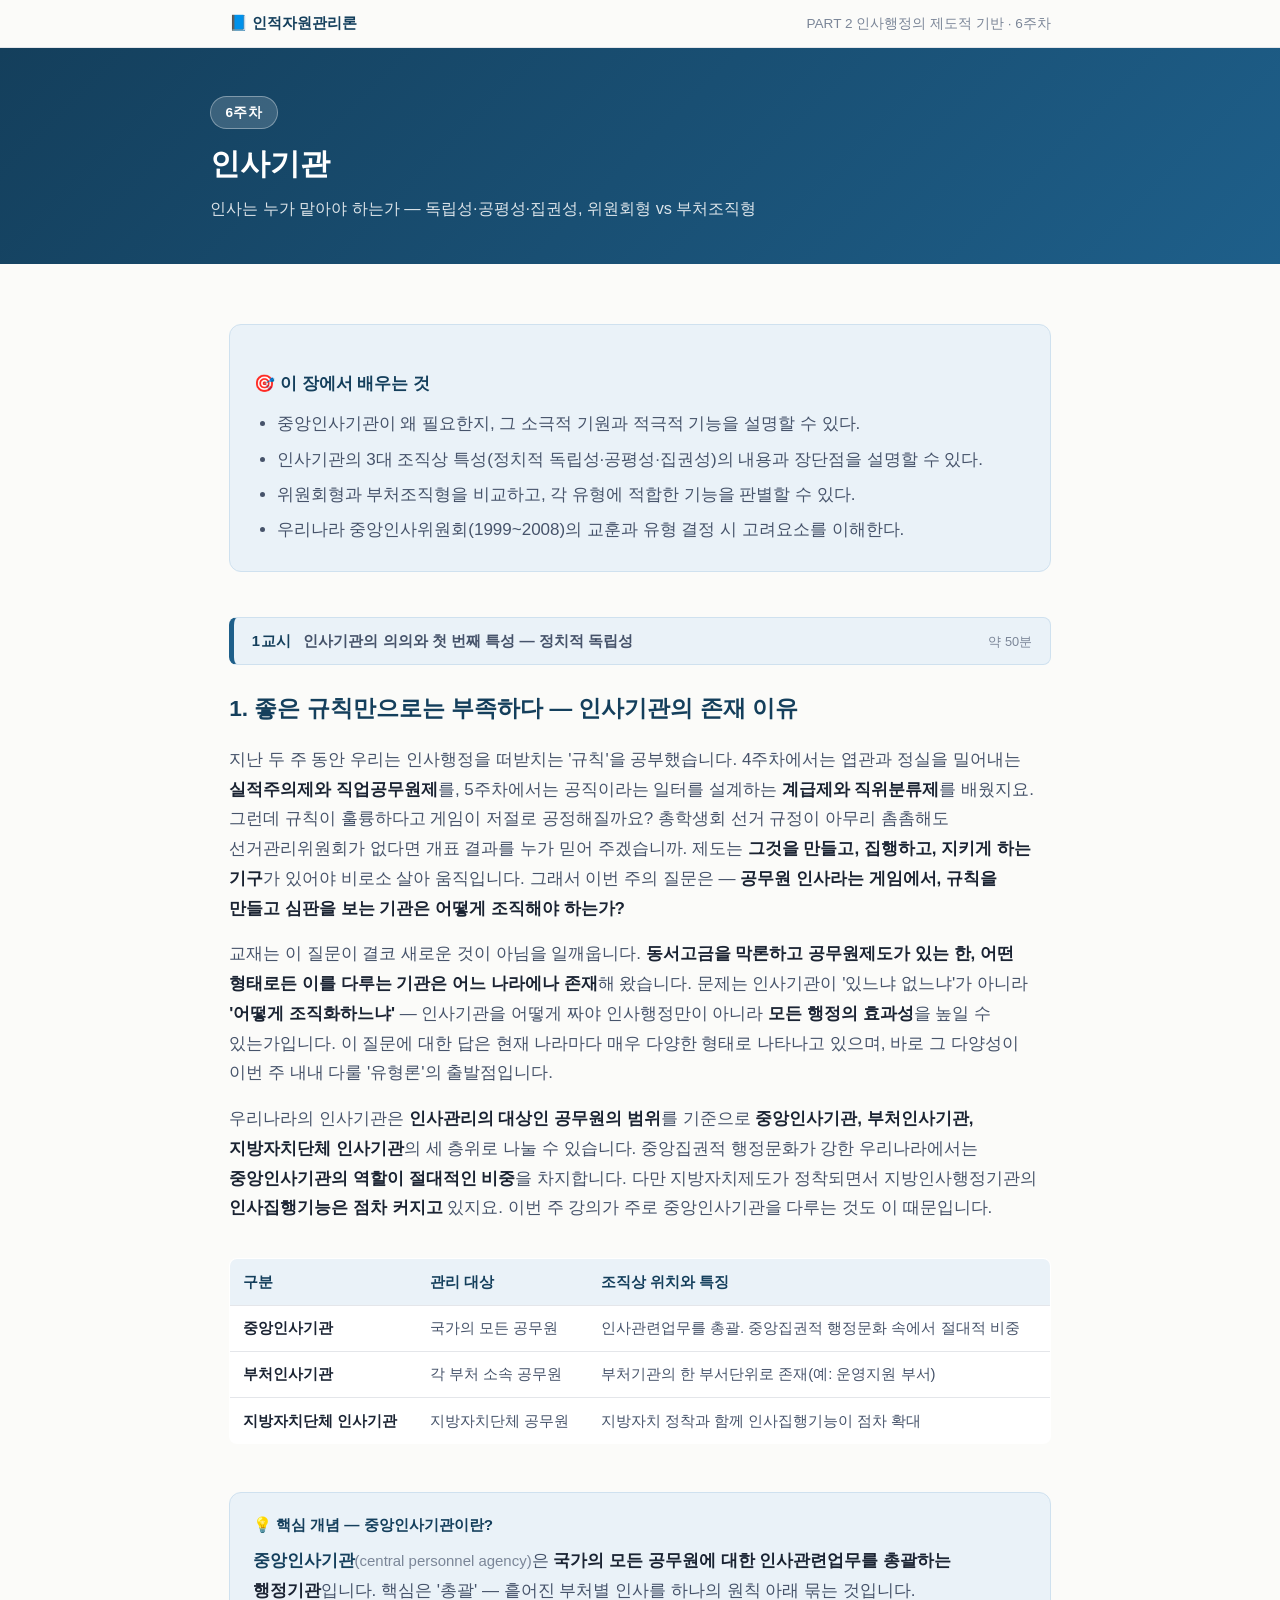
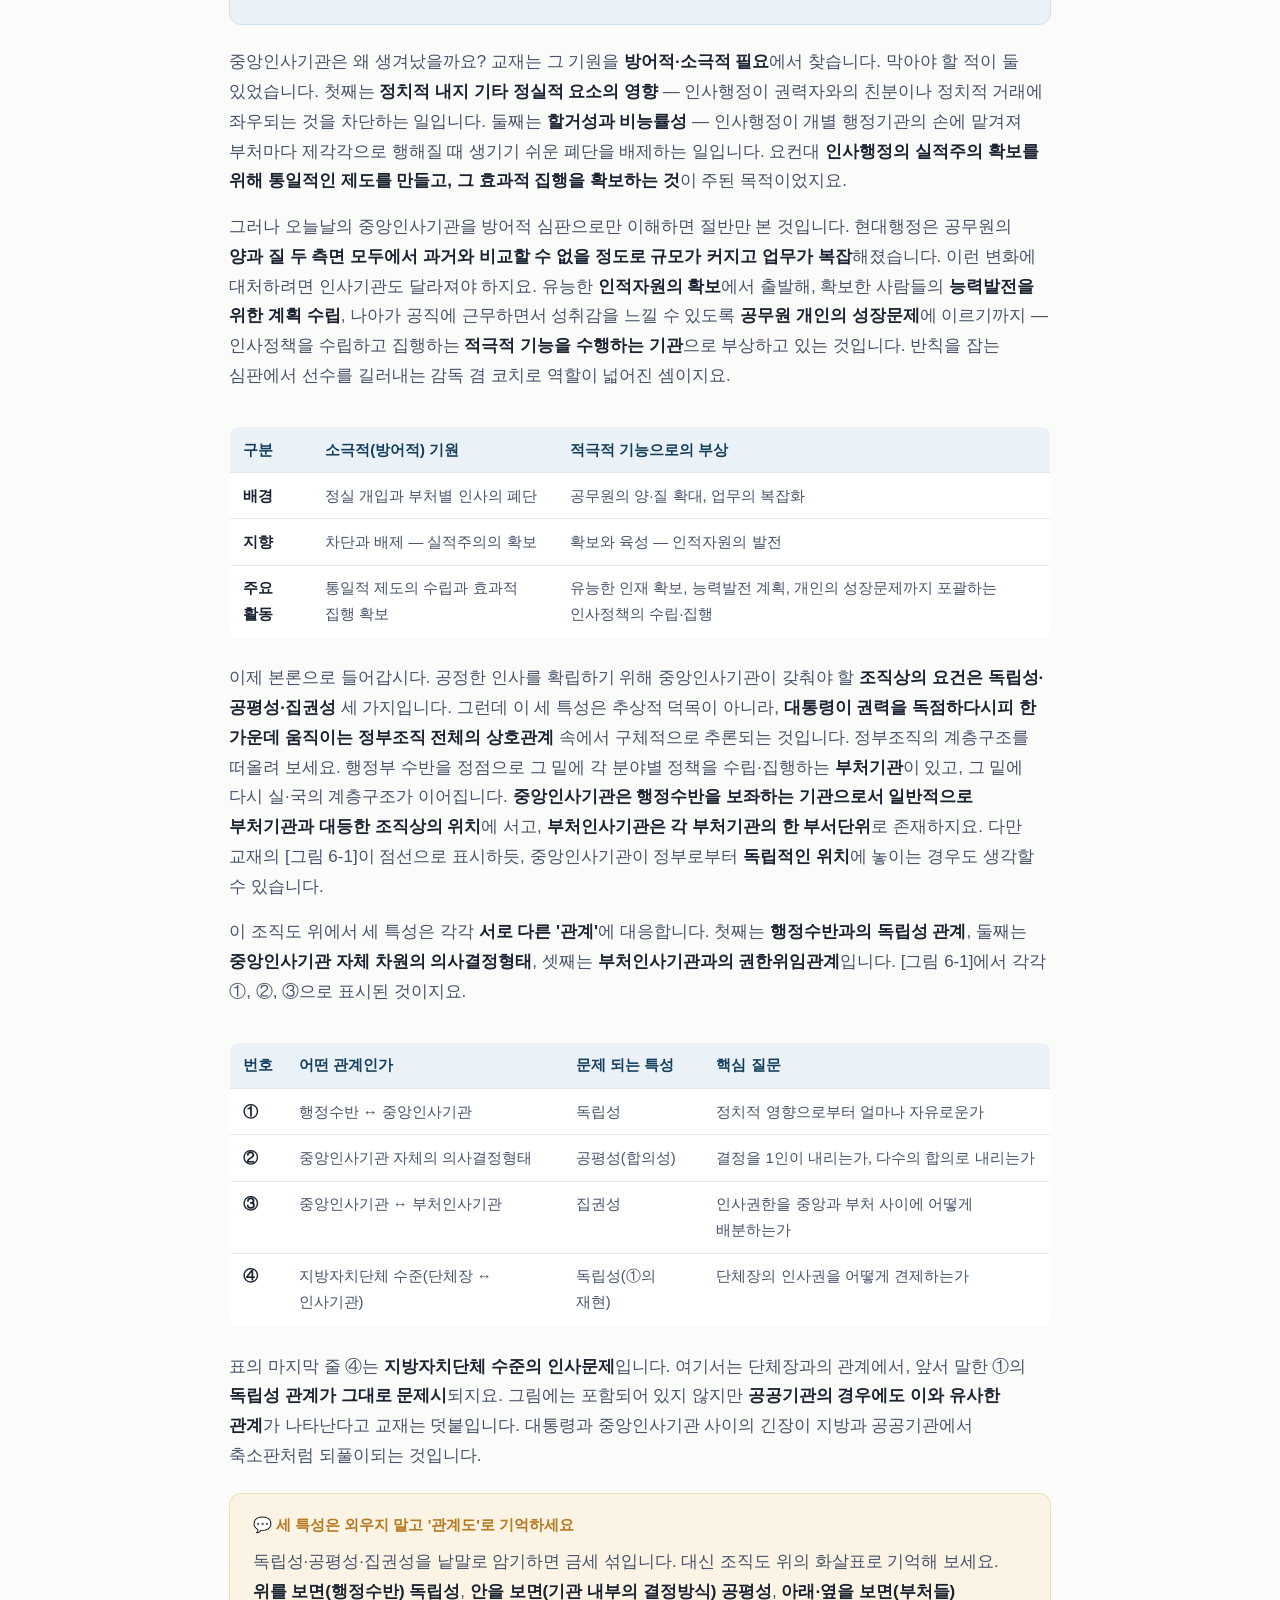
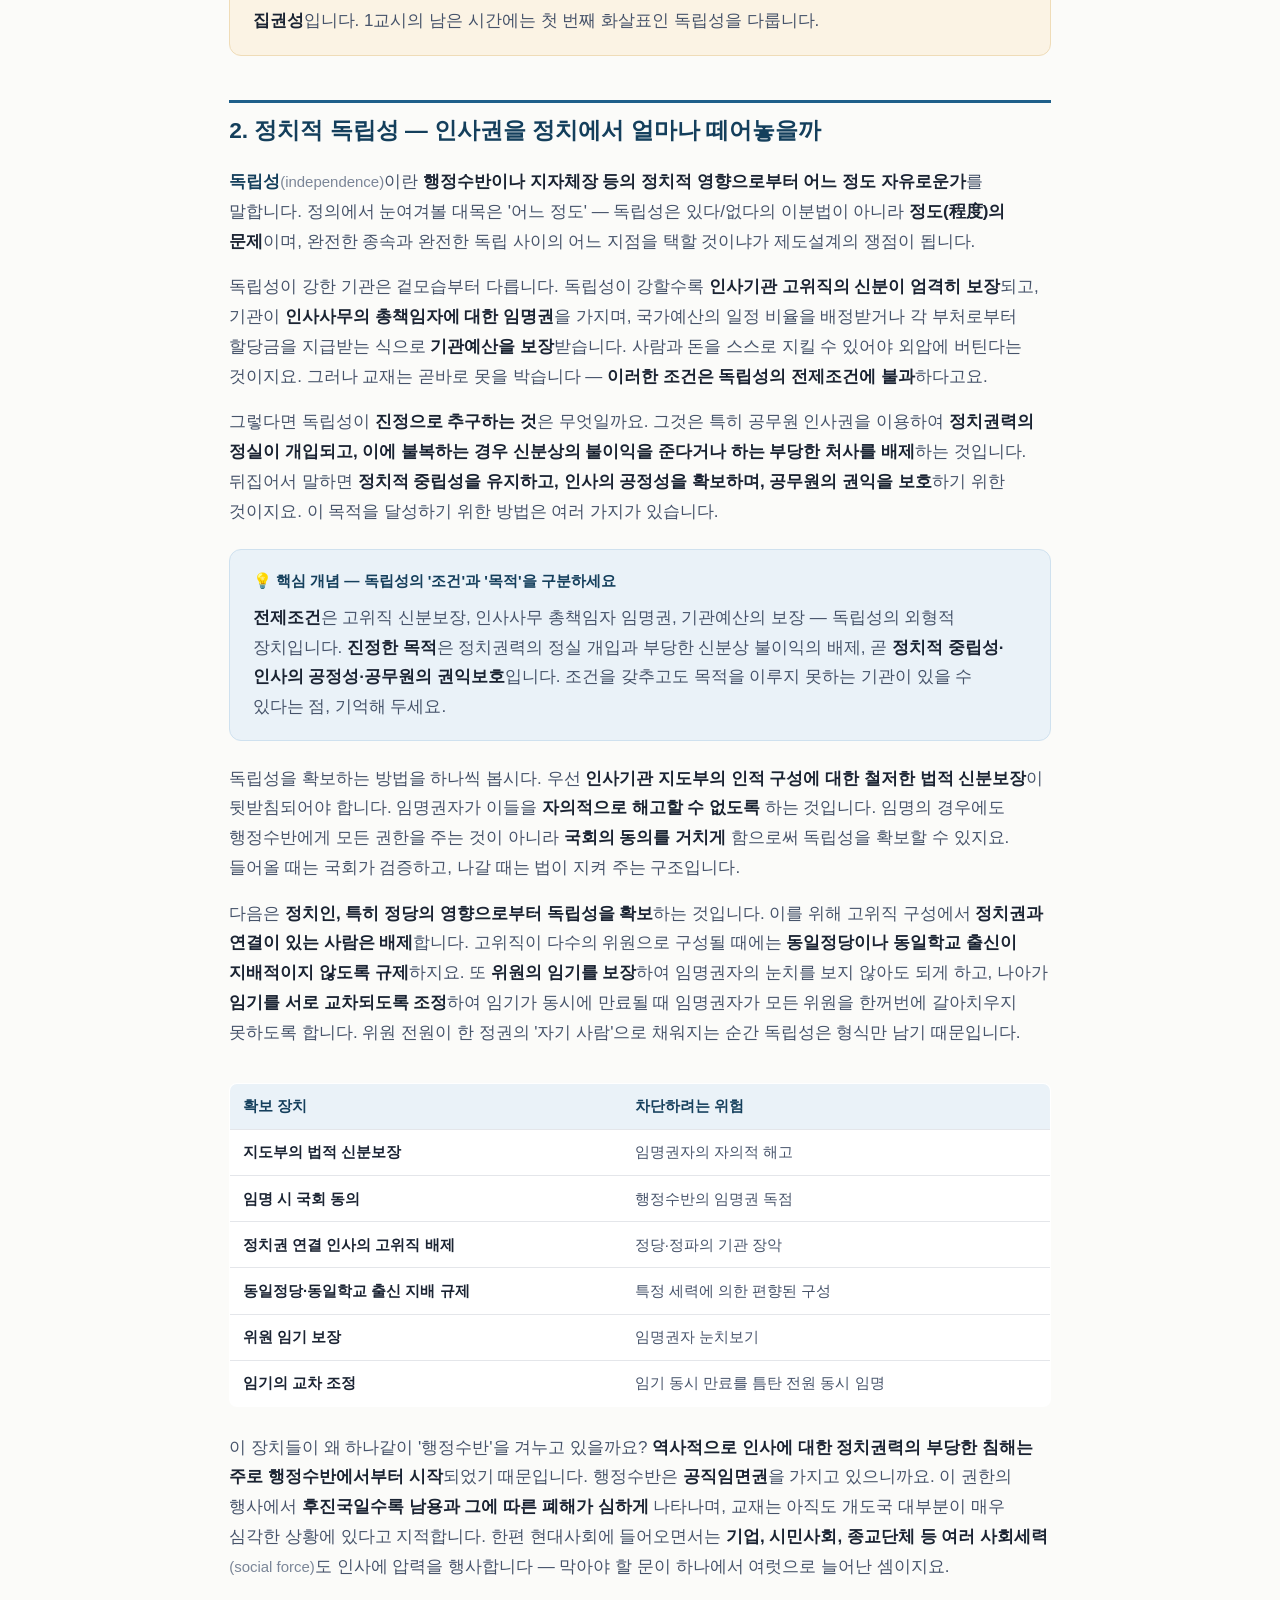
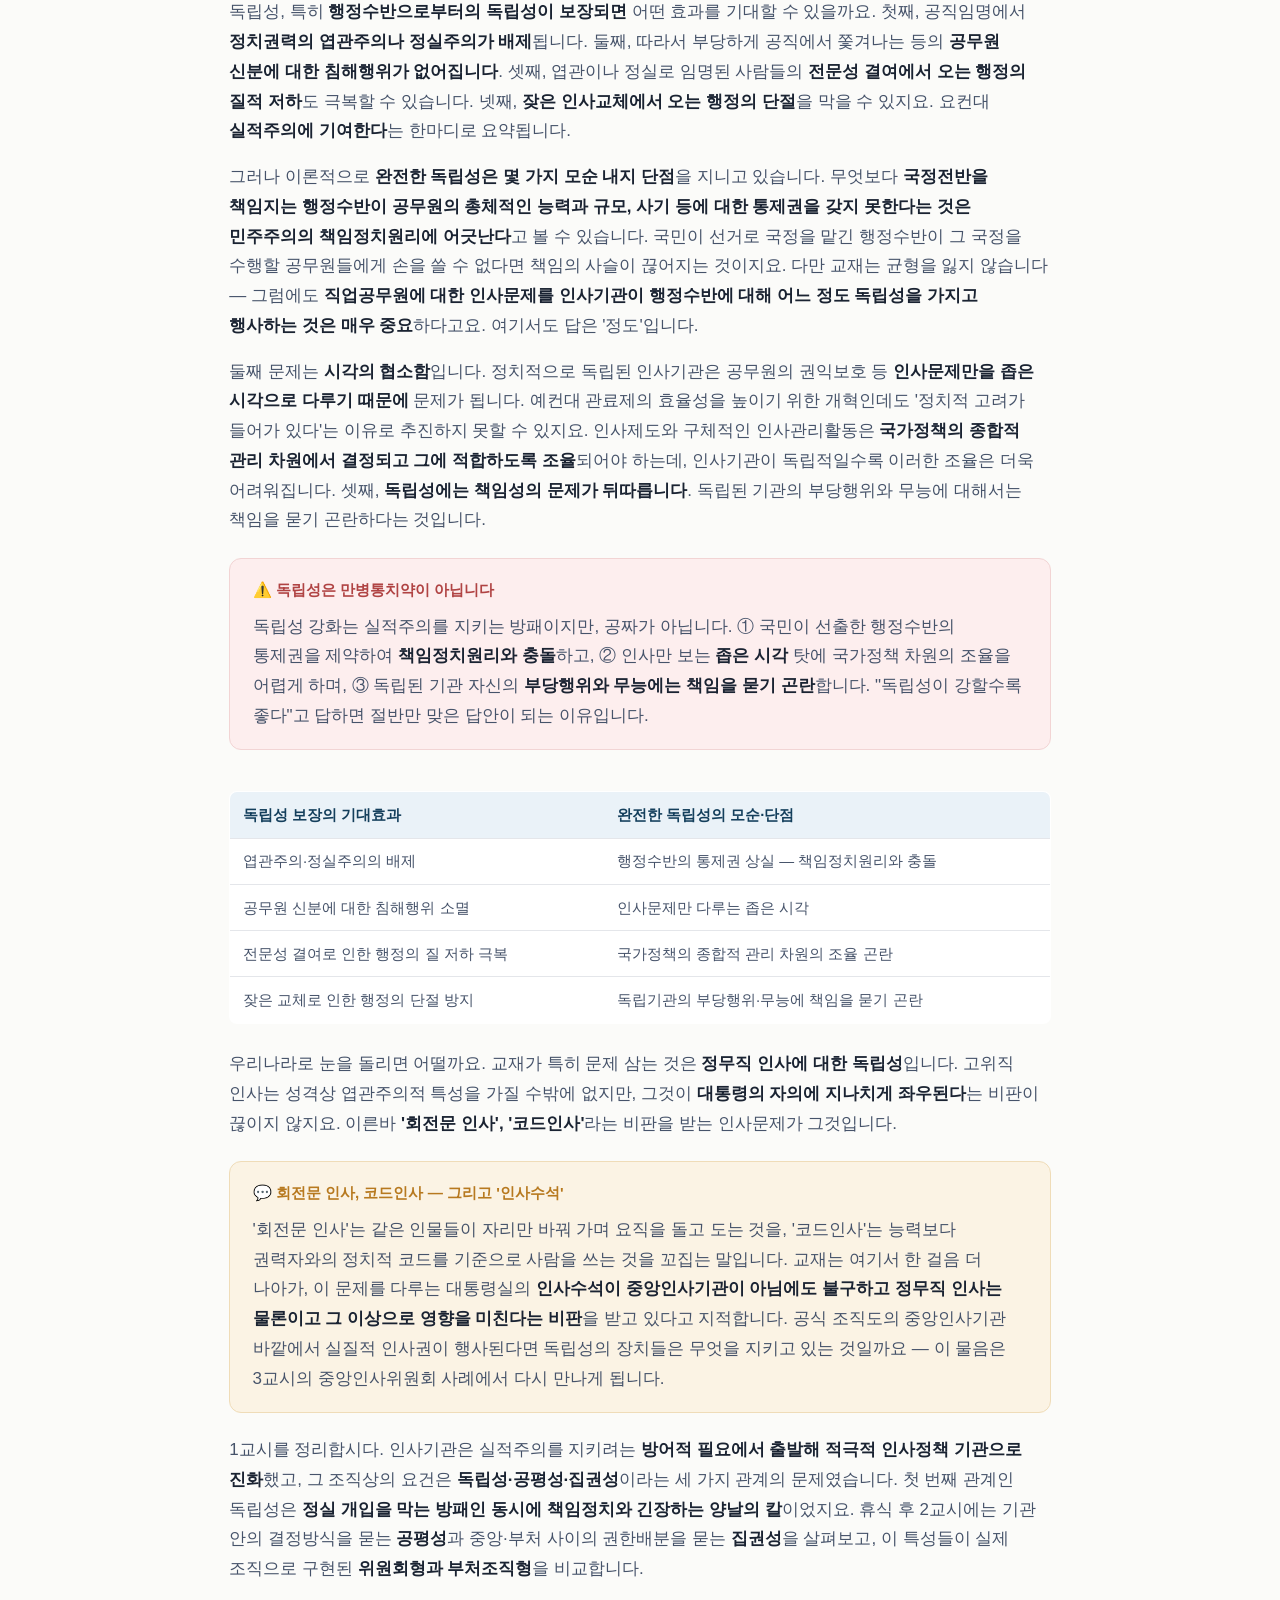
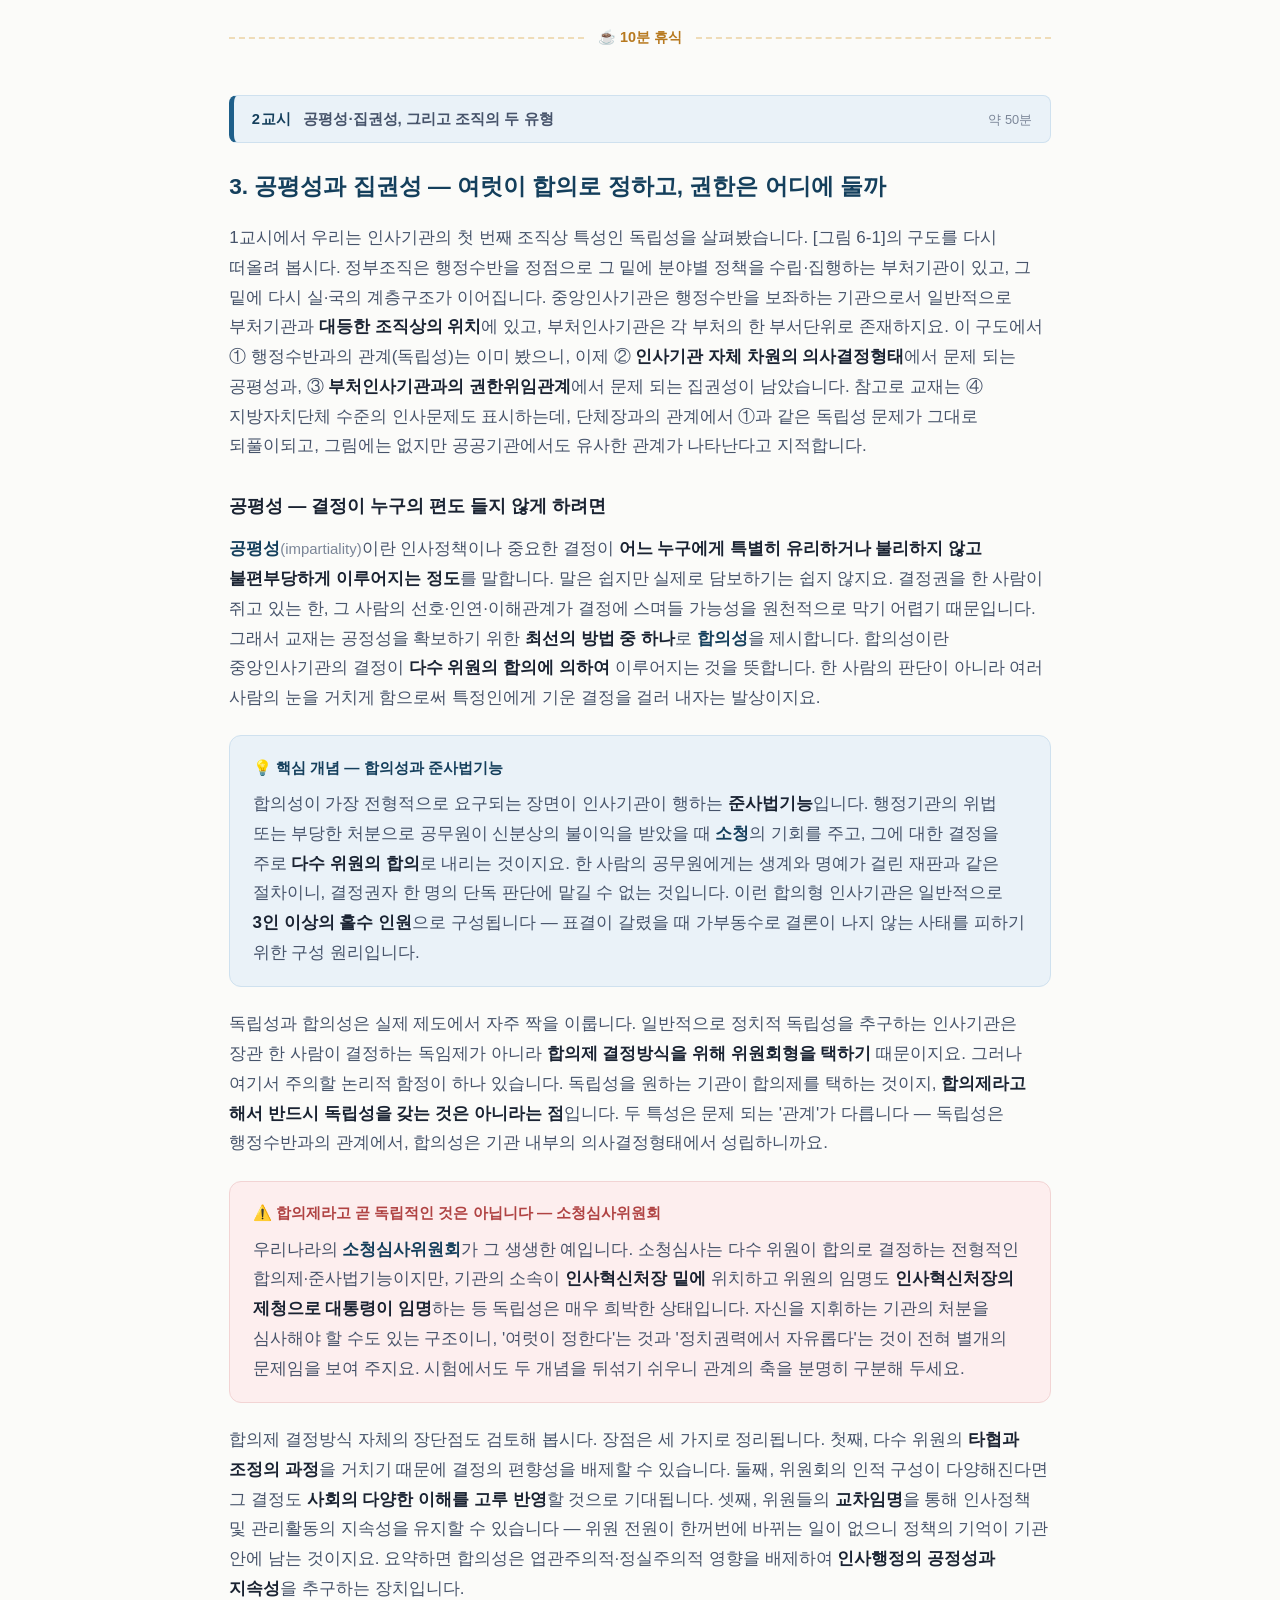
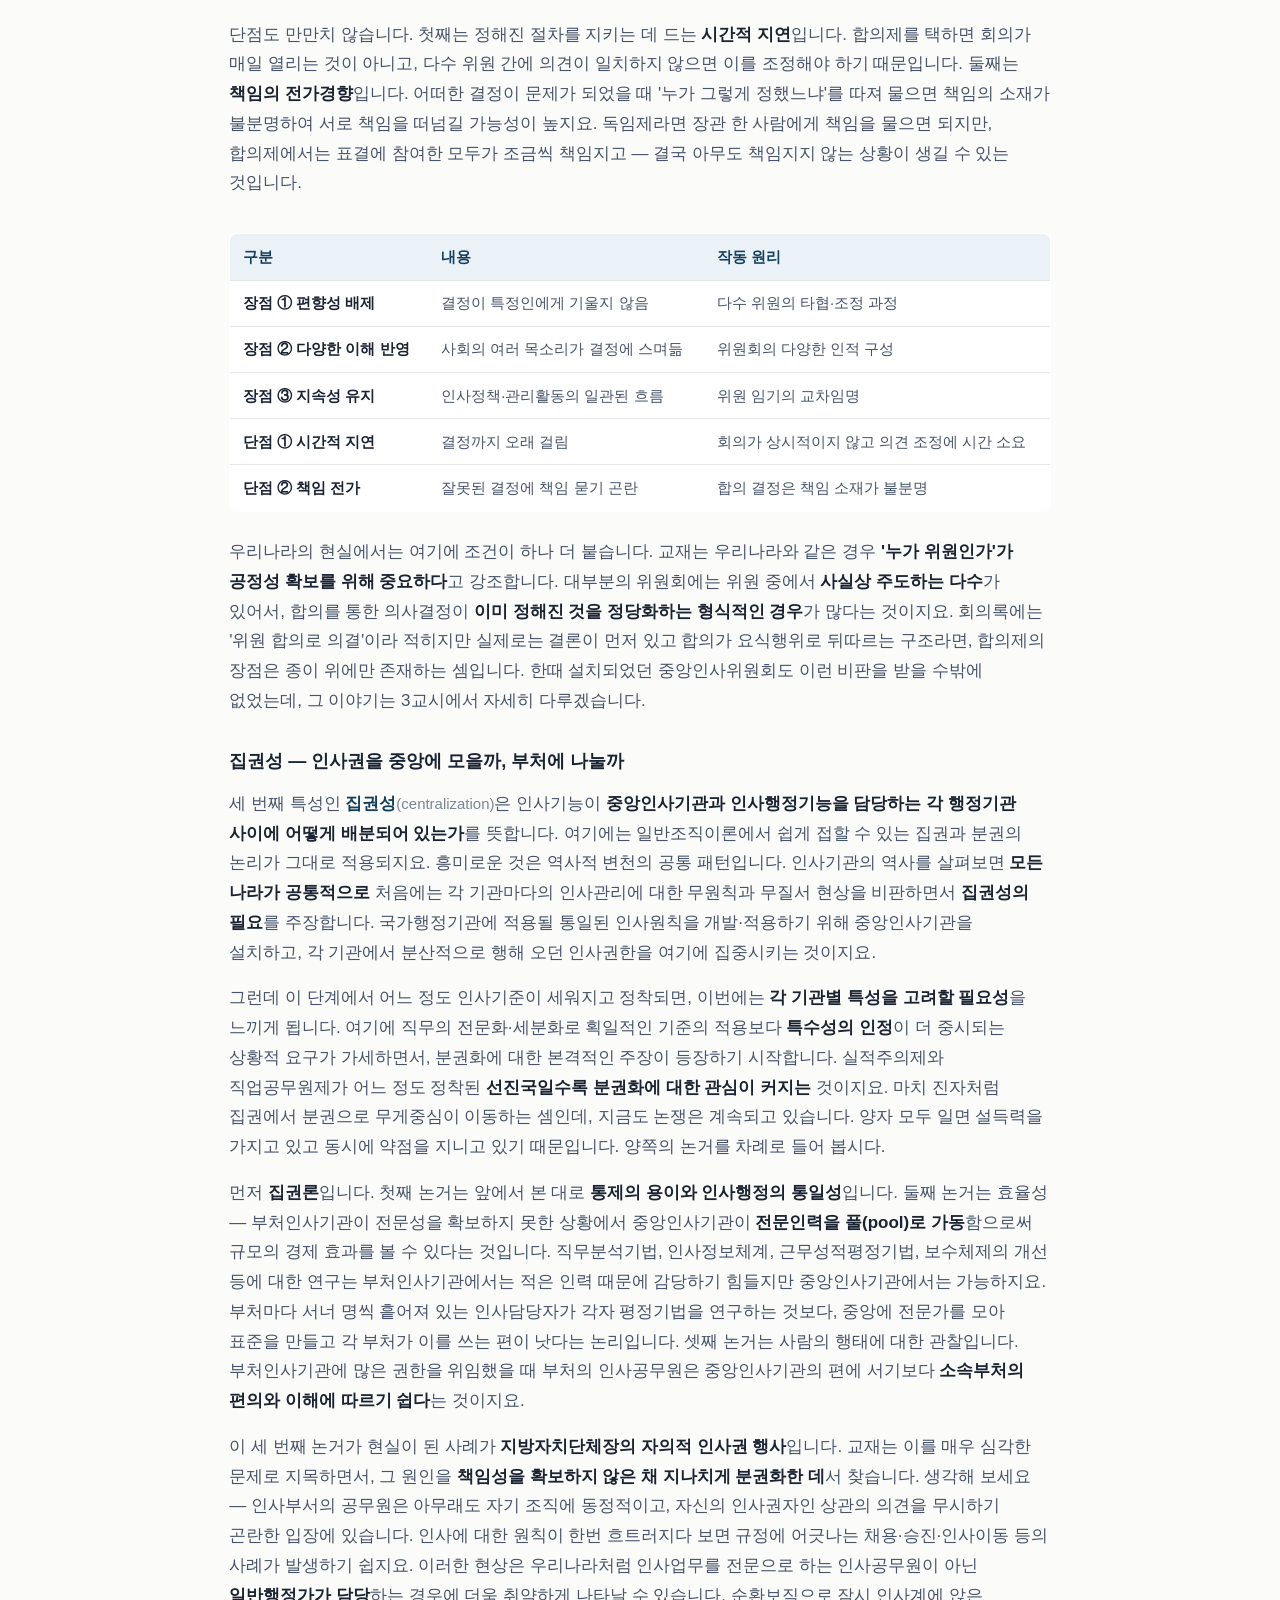
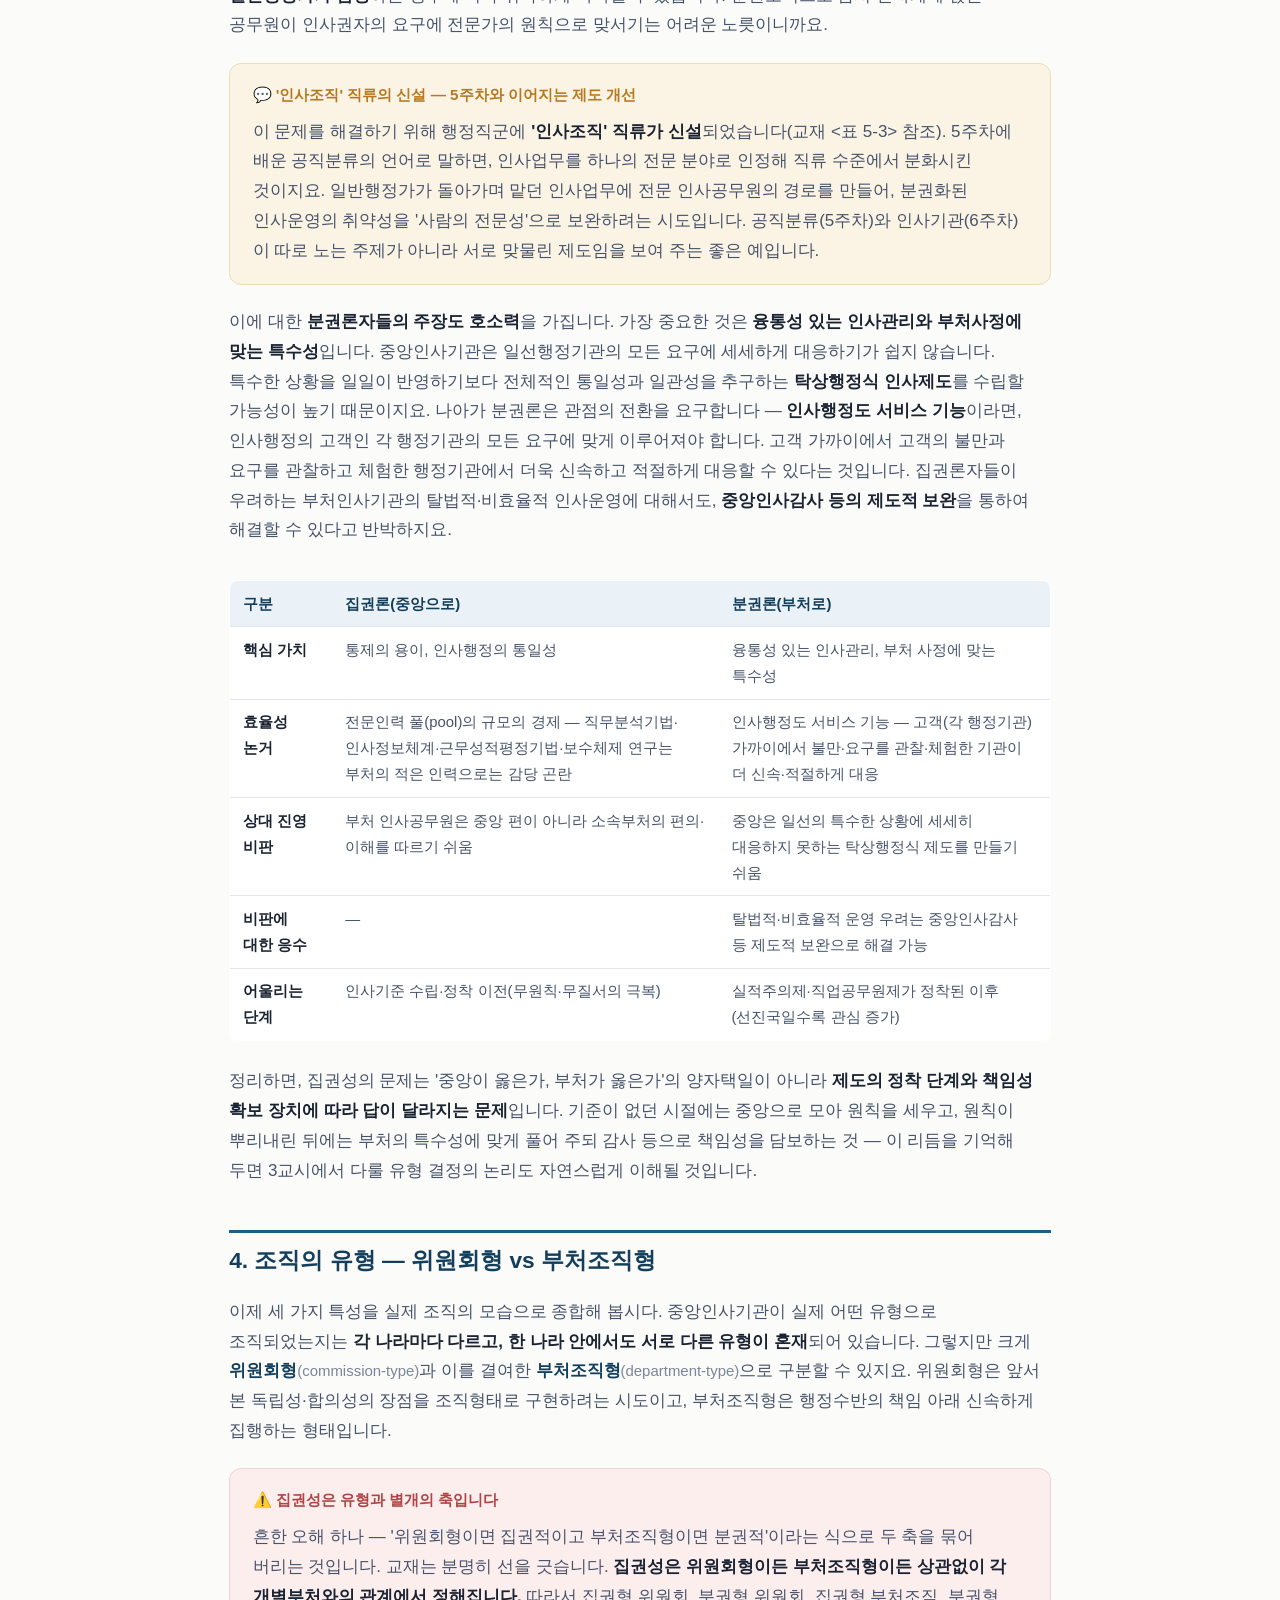
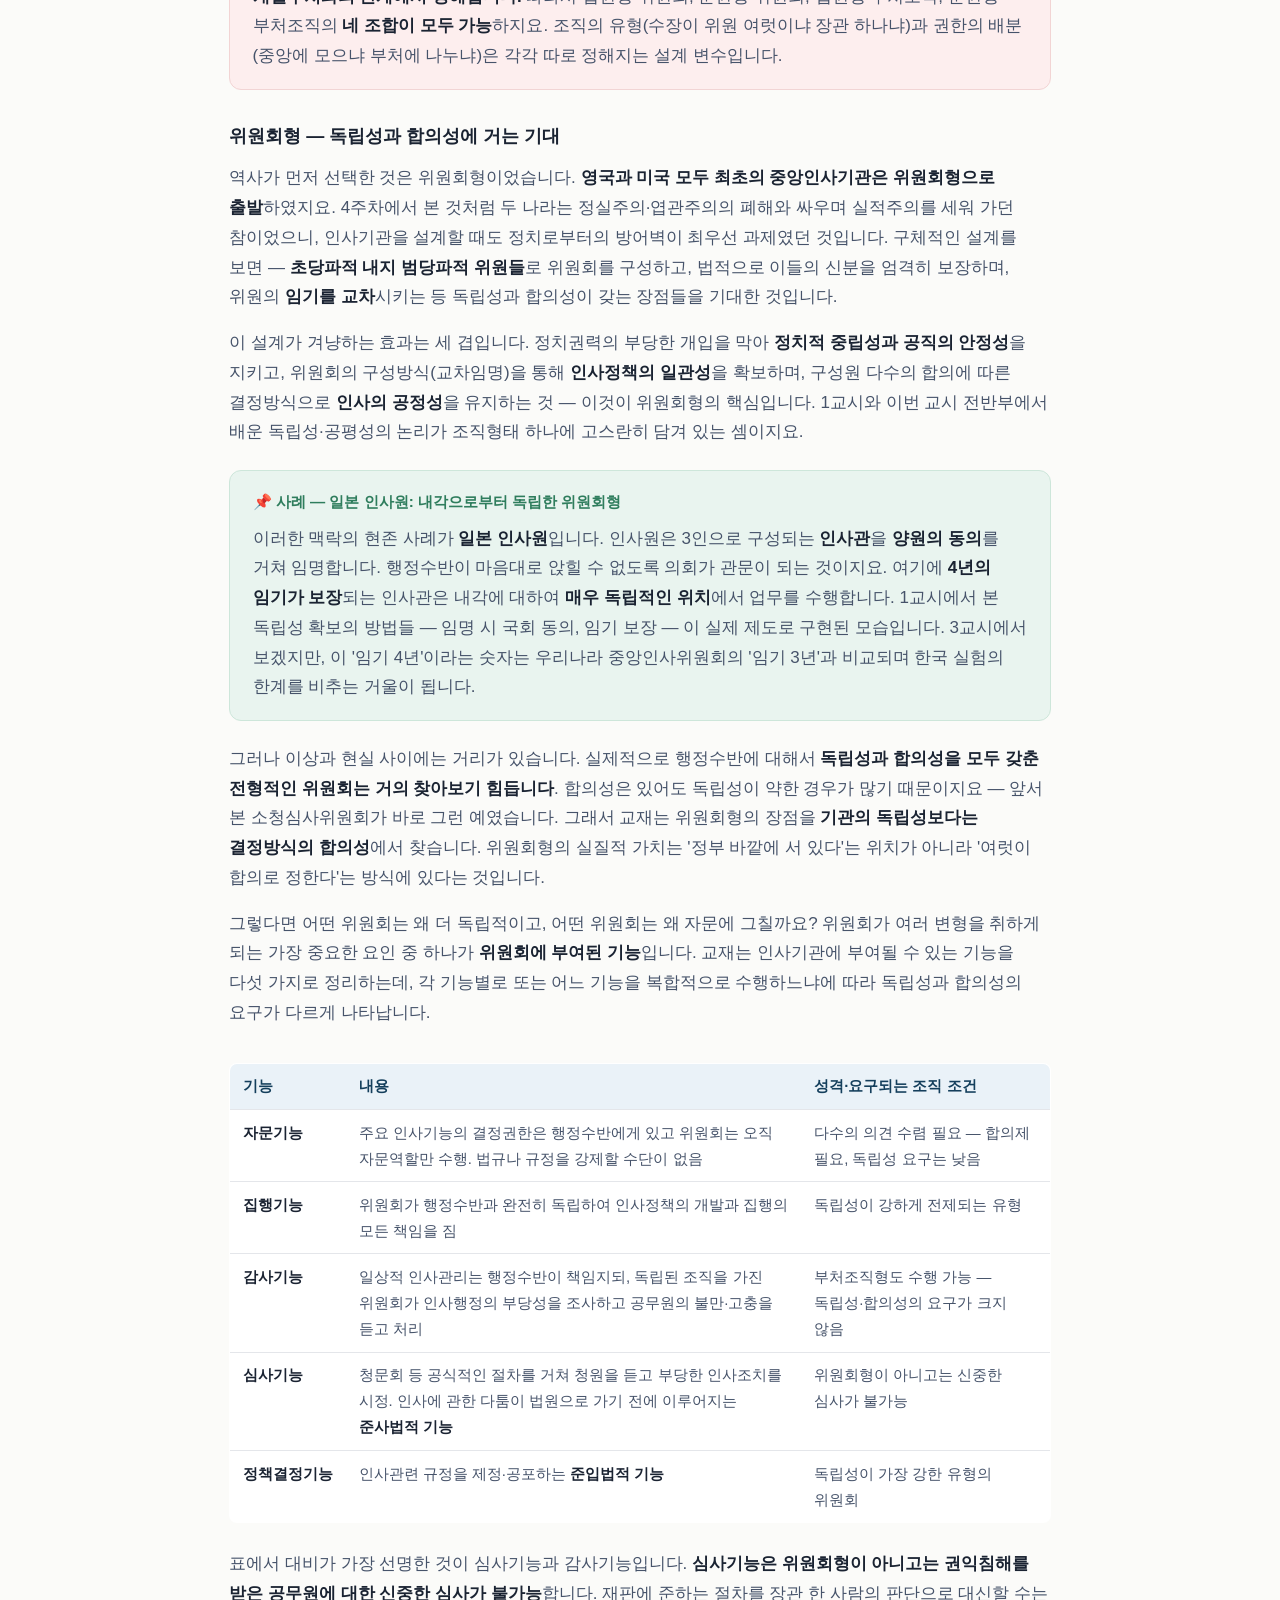
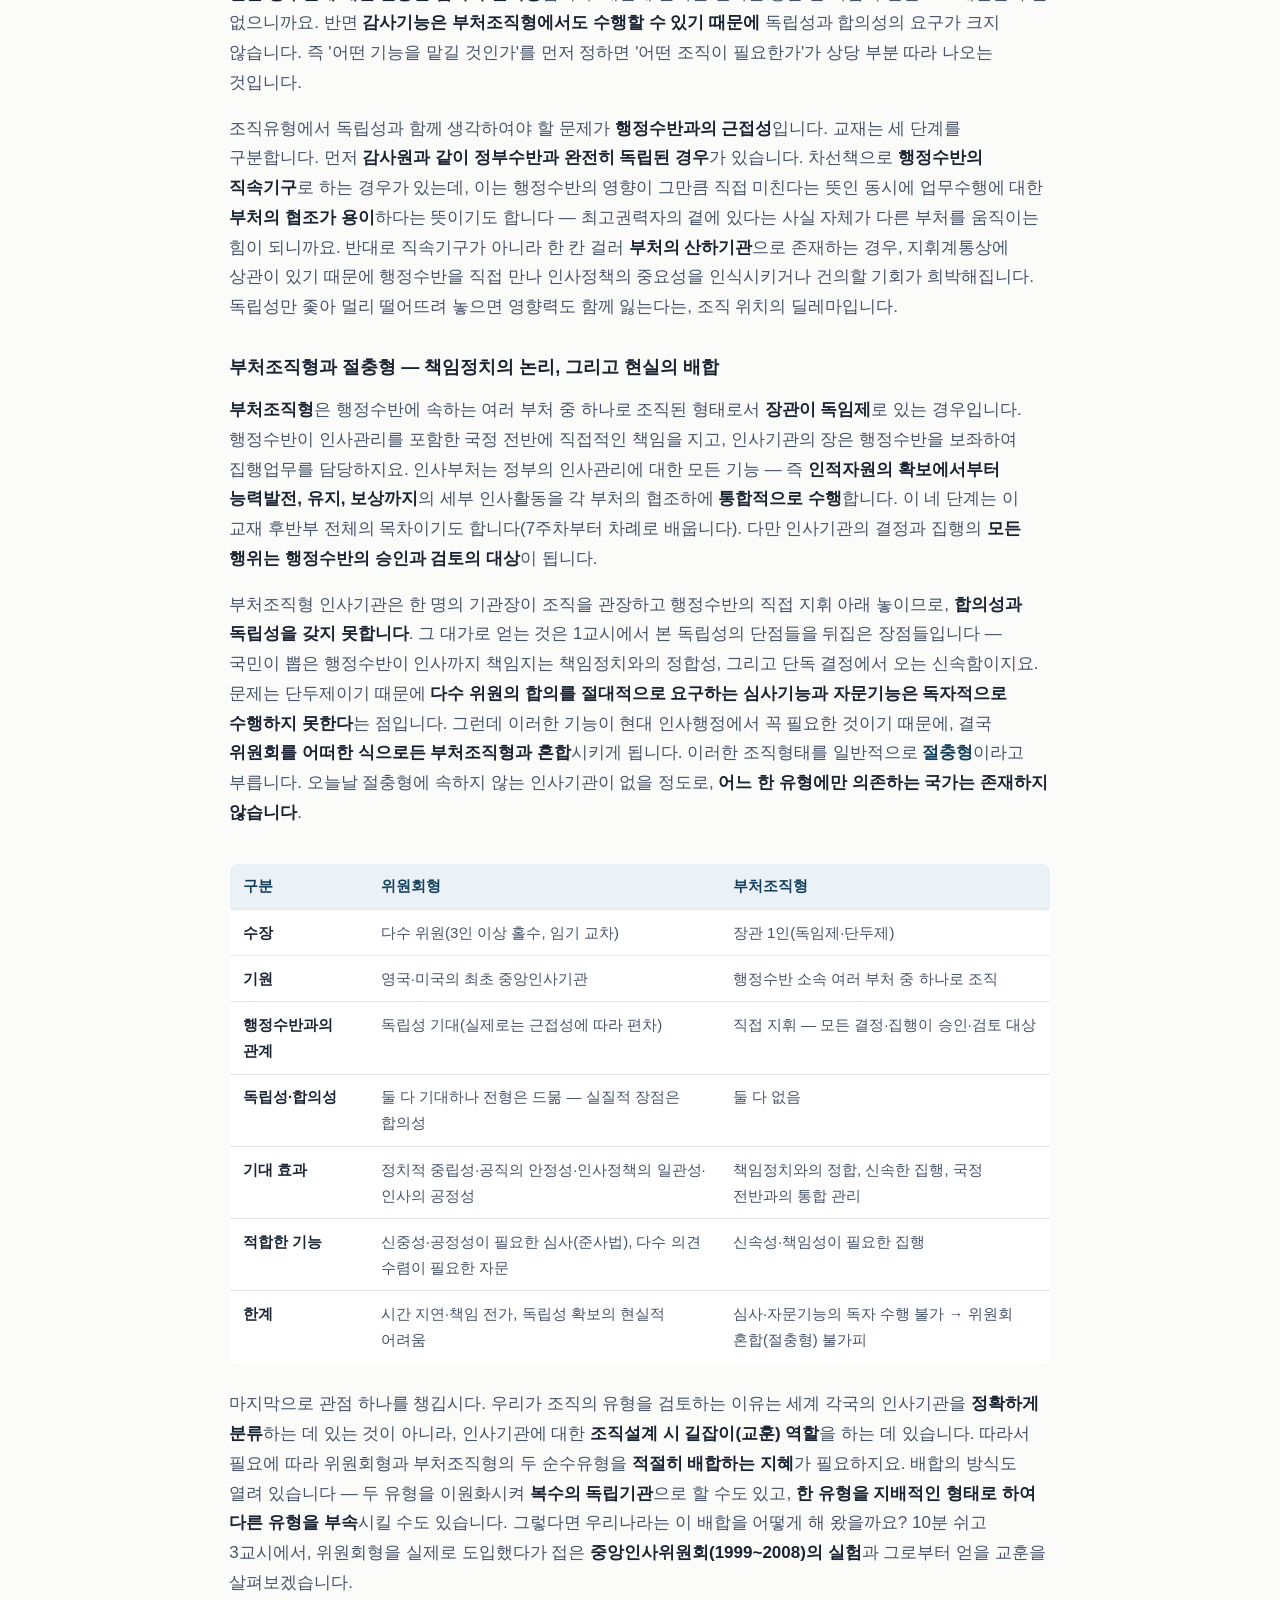
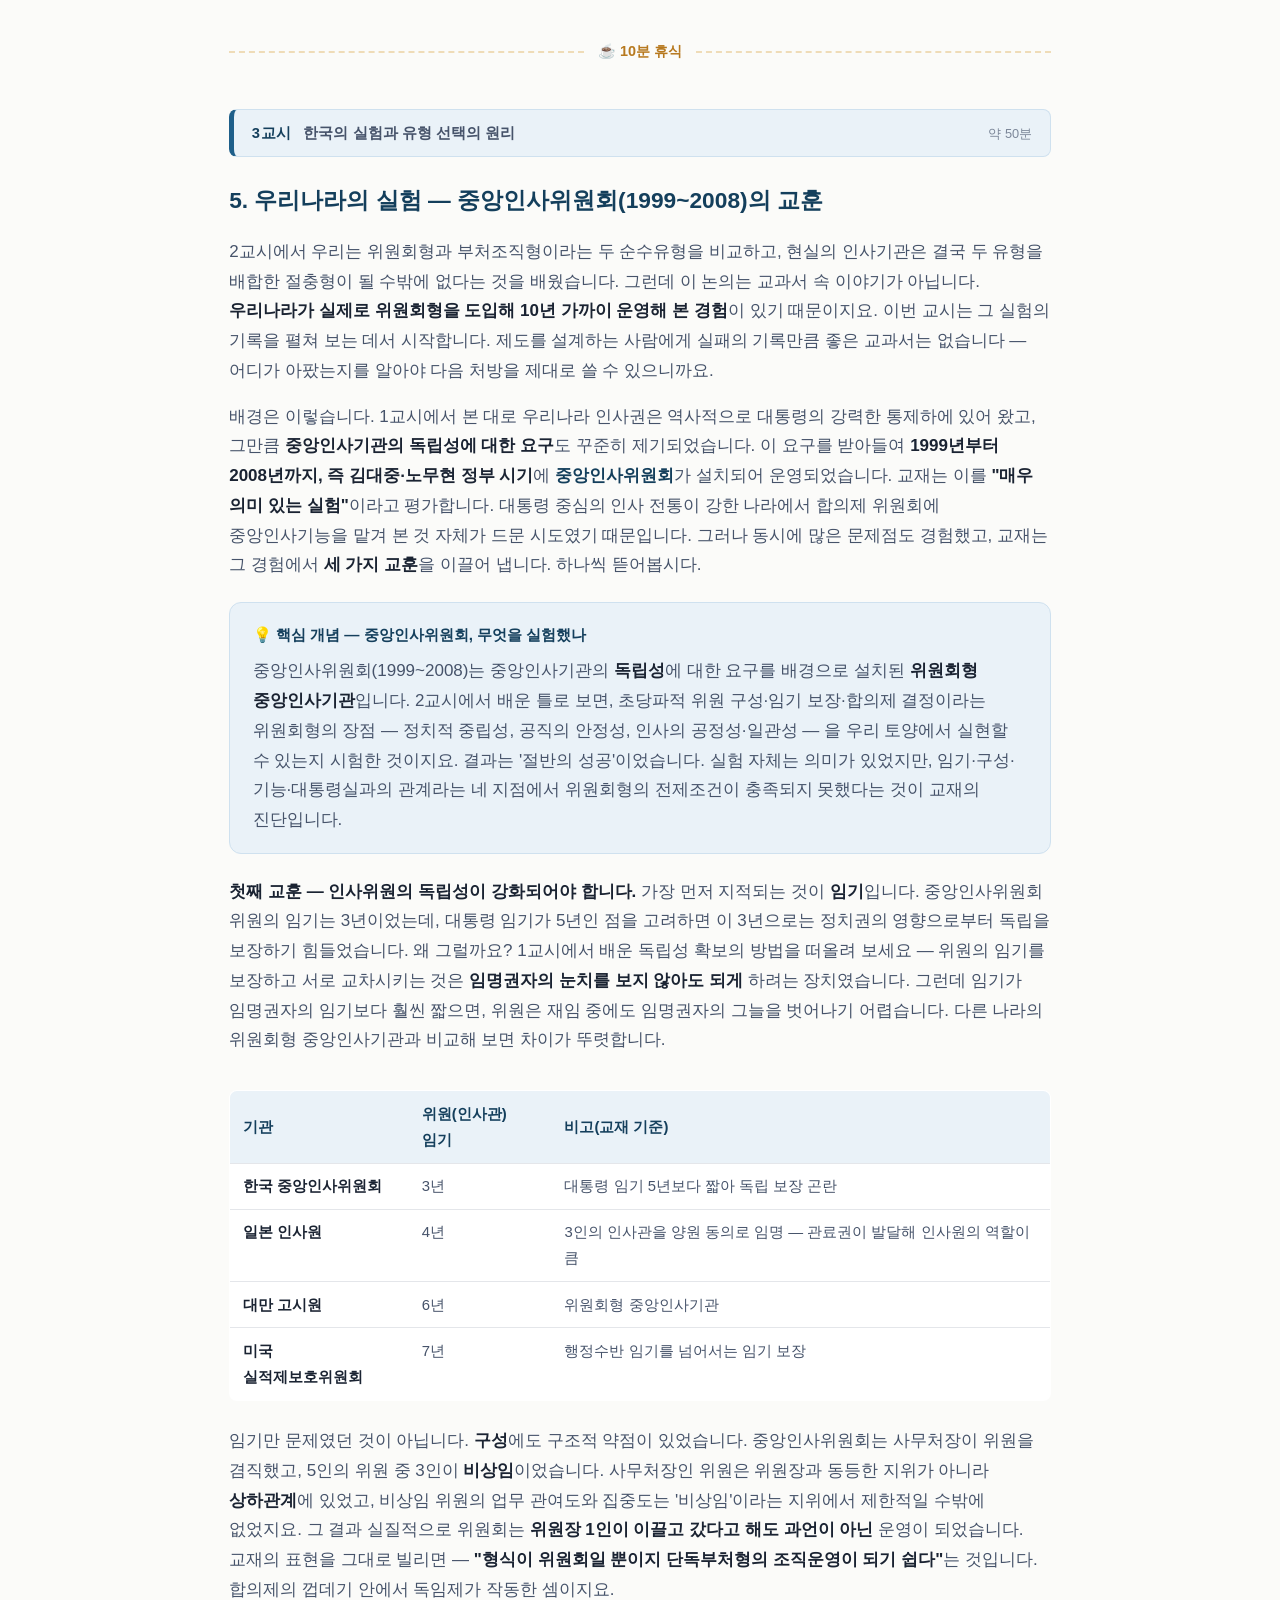
<file: w06.html>
<!DOCTYPE html>
<html lang="ko">
<head>
<meta charset="UTF-8">
<meta name="viewport" content="width=device-width, initial-scale=1.0">
<title>6주차 · 인사기관 — 인적자원관리론</title>
<link rel="stylesheet" href="style.css">
</head>
<body>

<nav class="topnav">
  <div class="inner">
    <a class="home" href="index.html">📘 인적자원관리론</a>
    <span class="crumb">PART 2 인사행정의 제도적 기반 · 6주차</span>
  </div>
</nav>

<header class="chapter-header">
  <div class="inner">
    <span class="week-badge">6주차</span>
    <h1>인사기관</h1>
    <p class="subtitle">인사는 누가 맡아야 하는가 — 독립성·공평성·집권성, 위원회형 vs 부처조직형</p>
  </div>
</header>

<main>

<div class="objectives">
  <h2>🎯 이 장에서 배우는 것</h2>
  <ul>
    <li>중앙인사기관이 왜 필요한지, 그 소극적 기원과 적극적 기능을 설명할 수 있다.</li>
    <li>인사기관의 3대 조직상 특성(정치적 독립성·공평성·집권성)의 내용과 장단점을 설명할 수 있다.</li>
    <li>위원회형과 부처조직형을 비교하고, 각 유형에 적합한 기능을 판별할 수 있다.</li>
    <li>우리나라 중앙인사위원회(1999~2008)의 교훈과 유형 결정 시 고려요소를 이해한다.</li>
  </ul>
</div>

<!-- 1교시 -->
<section class="session">
  <div class="session-header">
    <span class="session-no">1교시</span>
    <span class="session-title">인사기관의 의의와 첫 번째 특성 — 정치적 독립성</span>
    <span class="session-time">약 50분</span>
  </div>

  <h2>1. 좋은 규칙만으로는 부족하다 — 인사기관의 존재 이유</h2>

  <p>지난 두 주 동안 우리는 인사행정을 떠받치는 '규칙'을 공부했습니다. 4주차에서는
  엽관과 정실을 밀어내는 <strong>실적주의제와 직업공무원제</strong>를, 5주차에서는 공직이라는
  일터를 설계하는 <strong>계급제와 직위분류제</strong>를 배웠지요. 그런데 규칙이
  훌륭하다고 게임이 저절로 공정해질까요? 총학생회 선거 규정이 아무리 촘촘해도
  선거관리위원회가 없다면 개표 결과를 누가 믿어 주겠습니까. 제도는 <strong>그것을 만들고,
  집행하고, 지키게 하는 기구</strong>가 있어야 비로소 살아 움직입니다. 그래서 이번 주의
  질문은 — <strong>공무원 인사라는 게임에서, 규칙을 만들고 심판을 보는 기관은 어떻게
  조직해야 하는가?</strong></p>

  <p>교재는 이 질문이 결코 새로운 것이 아님을 일깨웁니다. <strong>동서고금을 막론하고
  공무원제도가 있는 한, 어떤 형태로든 이를 다루는 기관은 어느 나라에나 존재</strong>해
  왔습니다. 문제는 인사기관이 '있느냐 없느냐'가 아니라 <strong>'어떻게 조직화하느냐'</strong>
  — 인사기관을 어떻게 짜야 인사행정만이 아니라 <strong>모든 행정의 효과성</strong>을 높일 수
  있는가입니다. 이 질문에 대한 답은 현재 나라마다 매우 다양한 형태로 나타나고 있으며,
  바로 그 다양성이 이번 주 내내 다룰 '유형론'의 출발점입니다.</p>

  <p>우리나라의 인사기관은 <strong>인사관리의 대상인 공무원의 범위</strong>를 기준으로
  <strong>중앙인사기관, 부처인사기관, 지방자치단체 인사기관</strong>의 세 층위로 나눌 수
  있습니다. 중앙집권적 행정문화가 강한 우리나라에서는
  <strong>중앙인사기관의 역할이 절대적인 비중</strong>을 차지합니다. 다만 지방자치제도가
  정착되면서 지방인사행정기관의 <strong>인사집행기능은 점차 커지고</strong> 있지요. 이번 주
  강의가 주로 중앙인사기관을 다루는 것도 이 때문입니다.</p>

  <div class="table-wrap">
  <table>
    <tr><th>구분</th><th>관리 대상</th><th>조직상 위치와 특징</th></tr>
    <tr><td><strong>중앙인사기관</strong></td><td>국가의 모든 공무원</td><td>인사관련업무를 총괄. 중앙집권적 행정문화 속에서 절대적 비중</td></tr>
    <tr><td><strong>부처인사기관</strong></td><td>각 부처 소속 공무원</td><td>부처기관의 한 부서단위로 존재(예: 운영지원 부서)</td></tr>
    <tr><td><strong>지방자치단체 인사기관</strong></td><td>지방자치단체 공무원</td><td>지방자치 정착과 함께 인사집행기능이 점차 확대</td></tr>
  </table>
  </div>

  <div class="box concept">
    <span class="box-title">💡 핵심 개념 — 중앙인사기관이란?</span>
    <p><span class="term">중앙인사기관</span><span class="en">(central personnel agency)</span>은
    <strong>국가의 모든 공무원에 대한 인사관련업무를 총괄하는 행정기관</strong>입니다.
    핵심은 '총괄' — 흩어진 부처별 인사를 하나의 원칙 아래 묶는 것입니다.</p>
  </div>

  <p>중앙인사기관은 왜 생겨났을까요? 교재는 그 기원을 <strong>방어적·소극적
  필요</strong>에서 찾습니다. 막아야 할 적이 둘 있었습니다. 첫째는 <strong>정치적 내지 기타
  정실적 요소의 영향</strong> — 인사행정이 권력자와의 친분이나 정치적 거래에 좌우되는
  것을 차단하는 일입니다. 둘째는 <strong>할거성과 비능률성</strong> — 인사행정이 개별
  행정기관의 손에 맡겨져 부처마다 제각각으로 행해질 때 생기기 쉬운 폐단을 배제하는
  일입니다. 요컨대 <strong>인사행정의 실적주의 확보를 위해 통일적인 제도를 만들고, 그
  효과적 집행을 확보하는 것</strong>이 주된 목적이었지요.</p>

  <p>그러나 오늘날의 중앙인사기관을 방어적 심판으로만 이해하면 절반만 본 것입니다.
  현대행정은 공무원의 <strong>양과 질 두 측면 모두에서 과거와 비교할 수 없을 정도로 규모가
  커지고 업무가 복잡</strong>해졌습니다. 이런 변화에 대처하려면 인사기관도 달라져야 하지요.
  유능한 <strong>인적자원의 확보</strong>에서 출발해, 확보한 사람들의 <strong>능력발전을 위한
  계획 수립</strong>, 나아가 공직에 근무하면서 성취감을 느낄 수 있도록
  <strong>공무원 개인의 성장문제</strong>에 이르기까지 — 인사정책을 수립하고 집행하는
  <strong>적극적 기능을 수행하는 기관</strong>으로 부상하고 있는 것입니다. 반칙을 잡는
  심판에서 선수를 길러내는 감독 겸 코치로 역할이 넓어진 셈이지요.</p>

  <div class="table-wrap">
  <table>
    <tr><th>구분</th><th>소극적(방어적) 기원</th><th>적극적 기능으로의 부상</th></tr>
    <tr><td><strong>배경</strong></td><td>정실 개입과 부처별 인사의 폐단</td><td>공무원의 양·질 확대, 업무의 복잡화</td></tr>
    <tr><td><strong>지향</strong></td><td>차단과 배제 — 실적주의의 확보</td><td>확보와 육성 — 인적자원의 발전</td></tr>
    <tr><td><strong>주요 활동</strong></td><td>통일적 제도의 수립과 효과적 집행 확보</td><td>유능한 인재 확보, 능력발전 계획, 개인의 성장문제까지 포괄하는 인사정책의 수립·집행</td></tr>
  </table>
  </div>

  <p>이제 본론으로 들어갑시다. 공정한 인사를 확립하기 위해 중앙인사기관이 갖춰야
  할 <strong>조직상의 요건은 독립성·공평성·집권성</strong> 세 가지입니다. 그런데 이 세
  특성은 추상적 덕목이 아니라, <strong>대통령이 권력을 독점하다시피 한 가운데 움직이는 정부조직
  전체의 상호관계</strong> 속에서 구체적으로 추론되는 것입니다. 정부조직의 계층구조를 떠올려
  보세요. 행정부 수반을 정점으로 그 밑에 각 분야별 정책을 수립·집행하는
  <strong>부처기관</strong>이 있고, 그 밑에 다시 실·국의 계층구조가 이어집니다.
  <strong>중앙인사기관은 행정수반을 보좌하는 기관으로서 일반적으로 부처기관과 대등한 조직상의
  위치</strong>에 서고, <strong>부처인사기관은 각 부처기관의 한 부서단위</strong>로
  존재하지요. 다만 교재의 [그림 6-1]이 점선으로 표시하듯, 중앙인사기관이 정부로부터
  <strong>독립적인 위치</strong>에 놓이는 경우도 생각할 수 있습니다.</p>

  <p>이 조직도 위에서 세 특성은 각각 <strong>서로 다른 '관계'</strong>에 대응합니다.
  첫째는 <strong>행정수반과의 독립성 관계</strong>,
  둘째는 <strong>중앙인사기관 자체 차원의 의사결정형태</strong>,
  셋째는 <strong>부처인사기관과의 권한위임관계</strong>입니다. [그림 6-1]에서 각각
  ①, ②, ③으로 표시된 것이지요.</p>

  <div class="table-wrap">
  <table>
    <tr><th>번호</th><th>어떤 관계인가</th><th>문제 되는 특성</th><th>핵심 질문</th></tr>
    <tr><td><strong>①</strong></td><td>행정수반 ↔ 중앙인사기관</td><td>독립성</td><td>정치적 영향으로부터 얼마나 자유로운가</td></tr>
    <tr><td><strong>②</strong></td><td>중앙인사기관 자체의 의사결정형태</td><td>공평성(합의성)</td><td>결정을 1인이 내리는가, 다수의 합의로 내리는가</td></tr>
    <tr><td><strong>③</strong></td><td>중앙인사기관 ↔ 부처인사기관</td><td>집권성</td><td>인사권한을 중앙과 부처 사이에 어떻게 배분하는가</td></tr>
    <tr><td><strong>④</strong></td><td>지방자치단체 수준(단체장 ↔ 인사기관)</td><td>독립성(①의 재현)</td><td>단체장의 인사권을 어떻게 견제하는가</td></tr>
  </table>
  </div>

  <p>표의 마지막 줄 ④는 <strong>지방자치단체 수준의 인사문제</strong>입니다. 여기서는
  단체장과의 관계에서, 앞서 말한 ①의 <strong>독립성 관계가 그대로 문제시</strong>되지요.
  그림에는 포함되어 있지 않지만 <strong>공공기관의 경우에도 이와 유사한 관계</strong>가
  나타난다고 교재는 덧붙입니다. 대통령과 중앙인사기관 사이의 긴장이 지방과 공공기관에서
  축소판처럼 되풀이되는 것입니다.</p>

  <div class="box tip">
    <span class="box-title">💬 세 특성은 외우지 말고 '관계도'로 기억하세요</span>
    <p>독립성·공평성·집권성을 낱말로 암기하면 금세 섞입니다. 대신 조직도 위의 화살표로
    기억해 보세요. <strong>위를 보면(행정수반) 독립성</strong>,
    <strong>안을 보면(기관 내부의 결정방식) 공평성</strong>,
    <strong>아래·옆을 보면(부처들) 집권성</strong>입니다. 1교시의 남은 시간에는 첫 번째
    화살표인 독립성을 다룹니다.</p>
  </div>

  <h2>2. 정치적 독립성 — 인사권을 정치에서 얼마나 떼어놓을까</h2>

  <p><span class="term">독립성</span><span class="en">(independence)</span>이란
  <strong>행정수반이나 지자체장 등의 정치적 영향으로부터 어느 정도 자유로운가</strong>를
  말합니다. 정의에서 눈여겨볼 대목은 '어느 정도' — 독립성은 있다/없다의 이분법이 아니라
  <strong>정도(程度)의 문제</strong>이며, 완전한 종속과 완전한 독립 사이의 어느 지점을 택할
  것이냐가 제도설계의 쟁점이 됩니다.</p>

  <p>독립성이 강한 기관은 겉모습부터 다릅니다. 독립성이 강할수록
  <strong>인사기관 고위직의 신분이 엄격히 보장</strong>되고, 기관이 <strong>인사사무의
  총책임자에 대한 임명권</strong>을 가지며, 국가예산의 일정 비율을 배정받거나 각
  부처로부터 할당금을 지급받는 식으로 <strong>기관예산을 보장</strong>받습니다. 사람과 돈을
  스스로 지킬 수 있어야 외압에 버틴다는 것이지요. 그러나 교재는 곧바로 못을 박습니다 —
  <strong>이러한 조건은 독립성의 전제조건에 불과</strong>하다고요.</p>

  <p>그렇다면 독립성이 <strong>진정으로 추구하는 것</strong>은 무엇일까요. 그것은 특히
  공무원 인사권을 이용하여 <strong>정치권력의 정실이 개입되고, 이에 불복하는 경우 신분상의
  불이익을 준다거나 하는 부당한 처사를 배제</strong>하는 것입니다. 뒤집어서 말하면
  <strong>정치적 중립성을 유지하고, 인사의 공정성을 확보하며, 공무원의 권익을
  보호</strong>하기 위한 것이지요. 이 목적을 달성하기 위한 방법은 여러 가지가 있습니다.</p>

  <div class="box concept">
    <span class="box-title">💡 핵심 개념 — 독립성의 '조건'과 '목적'을 구분하세요</span>
    <p><strong>전제조건</strong>은 고위직 신분보장, 인사사무 총책임자 임명권, 기관예산의
    보장 — 독립성의 외형적 장치입니다. <strong>진정한 목적</strong>은 정치권력의 정실 개입과
    부당한 신분상 불이익의 배제, 곧 <strong>정치적 중립성·인사의 공정성·공무원의
    권익보호</strong>입니다. 조건을 갖추고도 목적을 이루지 못하는 기관이 있을 수 있다는 점,
    기억해 두세요.</p>
  </div>

  <p>독립성을 확보하는 방법을 하나씩 봅시다. 우선 <strong>인사기관 지도부의 인적 구성에 대한
  철저한 법적 신분보장</strong>이 뒷받침되어야 합니다. 임명권자가 이들을 <strong>자의적으로
  해고할 수 없도록</strong> 하는 것입니다. 임명의 경우에도 행정수반에게 모든 권한을 주는
  것이 아니라 <strong>국회의 동의를 거치게</strong> 함으로써 독립성을 확보할 수 있지요.
  들어올 때는 국회가 검증하고, 나갈 때는 법이 지켜 주는 구조입니다.</p>

  <p>다음은 <strong>정치인, 특히 정당의 영향으로부터 독립성을 확보</strong>하는 것입니다.
  이를 위해 고위직 구성에서 <strong>정치권과 연결이 있는 사람은 배제</strong>합니다. 고위직이
  다수의 위원으로 구성될 때에는 <strong>동일정당이나 동일학교 출신이 지배적이지 않도록
  규제</strong>하지요. 또 <strong>위원의 임기를 보장</strong>하여 임명권자의 눈치를 보지
  않아도 되게 하고, 나아가 <strong>임기를 서로 교차되도록 조정</strong>하여 임기가 동시에
  만료될 때 임명권자가 모든 위원을 한꺼번에 갈아치우지 못하도록 합니다. 위원 전원이 한
  정권의 '자기 사람'으로 채워지는 순간 독립성은 형식만 남기 때문입니다.</p>

  <div class="table-wrap">
  <table>
    <tr><th>확보 장치</th><th>차단하려는 위험</th></tr>
    <tr><td><strong>지도부의 법적 신분보장</strong></td><td>임명권자의 자의적 해고</td></tr>
    <tr><td><strong>임명 시 국회 동의</strong></td><td>행정수반의 임명권 독점</td></tr>
    <tr><td><strong>정치권 연결 인사의 고위직 배제</strong></td><td>정당·정파의 기관 장악</td></tr>
    <tr><td><strong>동일정당·동일학교 출신 지배 규제</strong></td><td>특정 세력에 의한 편향된 구성</td></tr>
    <tr><td><strong>위원 임기 보장</strong></td><td>임명권자 눈치보기</td></tr>
    <tr><td><strong>임기의 교차 조정</strong></td><td>임기 동시 만료를 틈탄 전원 동시 임명</td></tr>
  </table>
  </div>

  <p>이 장치들이 왜 하나같이 '행정수반'을 겨누고 있을까요? <strong>역사적으로 인사에 대한
  정치권력의 부당한 침해는 주로 행정수반에서부터 시작</strong>되었기 때문입니다. 행정수반은
  <strong>공직임면권</strong>을 가지고 있으니까요. 이 권한의 행사에서
  <strong>후진국일수록 남용과 그에 따른 폐해가 심하게</strong> 나타나며, 교재는 아직도
  개도국 대부분이 매우 심각한 상황에 있다고 지적합니다. 한편 현대사회에 들어오면서는
  <strong>기업, 시민사회, 종교단체 등 여러
  사회세력</strong><span class="en">(social force)</span>도 인사에 압력을 행사합니다 —
  막아야 할 문이 하나에서 여럿으로 늘어난 셈이지요.</p>

  <p>독립성, 특히 <strong>행정수반으로부터의 독립성이 보장되면</strong> 어떤 효과를 기대할
  수 있을까요. 첫째, 공직임명에서 <strong>정치권력의 엽관주의나 정실주의가
  배제</strong>됩니다. 둘째, 따라서 부당하게 공직에서 쫓겨나는 등의 <strong>공무원 신분에
  대한 침해행위가 없어집니다</strong>. 셋째, 엽관이나 정실로 임명된 사람들의
  <strong>전문성 결여에서 오는 행정의 질적 저하</strong>도 극복할 수 있습니다. 넷째,
  <strong>잦은 인사교체에서 오는 행정의 단절</strong>을 막을 수 있지요. 요컨대
  <strong>실적주의에 기여한다</strong>는 한마디로 요약됩니다.</p>

  <p>그러나 이론적으로 <strong>완전한 독립성은 몇 가지 모순 내지 단점</strong>을 지니고
  있습니다. 무엇보다 <strong>국정전반을 책임지는 행정수반이 공무원의 총체적인 능력과 규모,
  사기 등에 대한 통제권을 갖지 못한다는 것은 민주주의의 책임정치원리에 어긋난다</strong>고
  볼 수 있습니다. 국민이 선거로 국정을 맡긴 행정수반이 그 국정을 수행할 공무원들에게
  손을 쓸 수 없다면 책임의 사슬이 끊어지는 것이지요. 다만 교재는 균형을 잃지 않습니다 —
  그럼에도 <strong>직업공무원에 대한 인사문제를 인사기관이 행정수반에 대해 어느 정도
  독립성을 가지고 행사하는 것은 매우 중요</strong>하다고요. 여기서도 답은 '정도'입니다.</p>

  <p>둘째 문제는 <strong>시각의 협소함</strong>입니다. 정치적으로 독립된 인사기관은 공무원의
  권익보호 등 <strong>인사문제만을 좁은 시각으로 다루기 때문에</strong> 문제가 됩니다.
  예컨대 관료제의 효율성을 높이기 위한 개혁인데도 '정치적 고려가 들어가 있다'는 이유로
  추진하지 못할 수 있지요. 인사제도와 구체적인 인사관리활동은 <strong>국가정책의 종합적
  관리 차원에서 결정되고 그에 적합하도록 조율</strong>되어야 하는데, 인사기관이 독립적일수록
  이러한 조율은 더욱 어려워집니다. 셋째, <strong>독립성에는 책임성의 문제가
  뒤따릅니다</strong>. 독립된 기관의 부당행위와 무능에 대해서는 책임을 묻기 곤란하다는
  것입니다.</p>

  <div class="box warn">
    <span class="box-title">⚠️ 독립성은 만병통치약이 아닙니다</span>
    <p>독립성 강화는 실적주의를 지키는 방패이지만, 공짜가 아닙니다.
    ① 국민이 선출한 행정수반의 통제권을 제약하여 <strong>책임정치원리와 충돌</strong>하고,
    ② 인사만 보는 <strong>좁은 시각</strong> 탓에 국가정책 차원의 조율을 어렵게 하며,
    ③ 독립된 기관 자신의 <strong>부당행위와 무능에는 책임을 묻기 곤란</strong>합니다.
    "독립성이 강할수록 좋다"고 답하면 절반만 맞은 답안이 되는 이유입니다.</p>
  </div>

  <div class="table-wrap">
  <table>
    <tr><th>독립성 보장의 기대효과</th><th>완전한 독립성의 모순·단점</th></tr>
    <tr><td>엽관주의·정실주의의 배제</td><td>행정수반의 통제권 상실 — 책임정치원리와 충돌</td></tr>
    <tr><td>공무원 신분에 대한 침해행위 소멸</td><td>인사문제만 다루는 좁은 시각</td></tr>
    <tr><td>전문성 결여로 인한 행정의 질 저하 극복</td><td>국가정책의 종합적 관리 차원의 조율 곤란</td></tr>
    <tr><td>잦은 교체로 인한 행정의 단절 방지</td><td>독립기관의 부당행위·무능에 책임을 묻기 곤란</td></tr>
  </table>
  </div>

  <p>우리나라로 눈을 돌리면 어떨까요. 교재가 특히 문제 삼는 것은 <strong>정무직 인사에 대한
  독립성</strong>입니다. 고위직 인사는 성격상 엽관주의적 특성을 가질 수밖에 없지만, 그것이
  <strong>대통령의 자의에 지나치게 좌우된다</strong>는 비판이 끊이지 않지요. 이른바
  <strong>'회전문 인사', '코드인사'</strong>라는 비판을 받는 인사문제가 그것입니다.</p>

  <div class="box tip">
    <span class="box-title">💬 회전문 인사, 코드인사 — 그리고 '인사수석'</span>
    <p>'회전문 인사'는 같은 인물들이 자리만 바꿔 가며 요직을 돌고 도는 것을, '코드인사'는
    능력보다 권력자와의 정치적 코드를 기준으로 사람을 쓰는 것을 꼬집는 말입니다.
    교재는 여기서 한 걸음 더 나아가, 이 문제를 다루는 대통령실의
    <strong>인사수석이 중앙인사기관이 아님에도 불구하고 정무직 인사는 물론이고 그 이상으로
    영향을 미친다는 비판</strong>을 받고 있다고 지적합니다. 공식 조직도의 중앙인사기관
    바깥에서 실질적 인사권이 행사된다면 독립성의 장치들은 무엇을 지키고 있는 것일까요 —
    이 물음은 3교시의 중앙인사위원회 사례에서 다시 만나게 됩니다.</p>
  </div>

  <p>1교시를 정리합시다. 인사기관은 실적주의를 지키려는 <strong>방어적 필요에서 출발해
  적극적 인사정책 기관으로 진화</strong>했고, 그 조직상의 요건은
  <strong>독립성·공평성·집권성</strong>이라는 세 가지 관계의 문제였습니다. 첫 번째
  관계인 독립성은 <strong>정실 개입을 막는 방패인 동시에 책임정치와 긴장하는 양날의
  칼</strong>이었지요. 휴식 후 2교시에는 기관 안의 결정방식을 묻는
  <strong>공평성</strong>과 중앙·부처 사이의 권한배분을 묻는 <strong>집권성</strong>을
  살펴보고, 이 특성들이 실제 조직으로 구현된 <strong>위원회형과 부처조직형</strong>을
  비교합니다.</p>

</section>

<div class="break-divider">☕ 10분 휴식</div>

<!-- 2교시 -->
<section class="session">
  <div class="session-header">
    <span class="session-no">2교시</span>
    <span class="session-title">공평성·집권성, 그리고 조직의 두 유형</span>
    <span class="session-time">약 50분</span>
  </div>

  <h2>3. 공평성과 집권성 — 여럿이 합의로 정하고, 권한은 어디에 둘까</h2>

  <p>1교시에서 우리는 인사기관의 첫 번째 조직상 특성인 독립성을 살펴봤습니다.
  [그림 6-1]의 구도를 다시 떠올려 봅시다. 정부조직은 행정수반을 정점으로 그 밑에 분야별
  정책을 수립·집행하는 부처기관이 있고, 그 밑에 다시 실·국의 계층구조가 이어집니다.
  중앙인사기관은 행정수반을 보좌하는 기관으로서 일반적으로 부처기관과 <strong>대등한
  조직상의 위치</strong>에 있고, 부처인사기관은 각 부처의 한 부서단위로 존재하지요. 이
  구도에서 ① 행정수반과의 관계(독립성)는 이미 봤으니, 이제 ② <strong>인사기관 자체
  차원의 의사결정형태</strong>에서 문제 되는 공평성과, ③ <strong>부처인사기관과의
  권한위임관계</strong>에서 문제 되는 집권성이 남았습니다. 참고로 교재는 ④ 지방자치단체
  수준의 인사문제도 표시하는데, 단체장과의 관계에서 ①과 같은 독립성 문제가 그대로
  되풀이되고, 그림에는 없지만 공공기관에서도 유사한 관계가 나타난다고 지적합니다.</p>

  <h3>공평성 — 결정이 누구의 편도 들지 않게 하려면</h3>

  <p><span class="term">공평성</span><span class="en">(impartiality)</span>이란 인사정책이나
  중요한 결정이 <strong>어느 누구에게 특별히 유리하거나 불리하지 않고 불편부당하게
  이루어지는 정도</strong>를 말합니다. 말은 쉽지만 실제로 담보하기는 쉽지 않지요. 결정권을
  한 사람이 쥐고 있는 한, 그 사람의 선호·인연·이해관계가 결정에 스며들 가능성을 원천적으로
  막기 어렵기 때문입니다. 그래서 교재는 공정성을 확보하기 위한 <strong>최선의 방법 중
  하나</strong>로 <span class="term">합의성</span>을 제시합니다. 합의성이란 중앙인사기관의
  결정이 <strong>다수 위원의 합의에 의하여</strong> 이루어지는 것을 뜻합니다. 한 사람의
  판단이 아니라 여러 사람의 눈을 거치게 함으로써 특정인에게 기운 결정을 걸러 내자는
  발상이지요.</p>

  <div class="box concept">
    <span class="box-title">💡 핵심 개념 — 합의성과 준사법기능</span>
    <p>합의성이 가장 전형적으로 요구되는 장면이 인사기관이 행하는
    <strong>준사법기능</strong>입니다. 행정기관의 위법 또는 부당한 처분으로 공무원이
    신분상의 불이익을 받았을 때 <span class="term">소청</span>의 기회를 주고, 그에 대한
    결정을 주로 <strong>다수 위원의 합의</strong>로 내리는 것이지요. 한 사람의 공무원에게는
    생계와 명예가 걸린 재판과 같은 절차이니, 결정권자 한 명의 단독 판단에 맡길 수 없는
    것입니다. 이런 합의형 인사기관은 일반적으로 <strong>3인 이상의 홀수 인원</strong>으로
    구성됩니다 — 표결이 갈렸을 때 가부동수로 결론이 나지 않는 사태를 피하기 위한
    구성 원리입니다.</p>
  </div>

  <p>독립성과 합의성은 실제 제도에서 자주 짝을 이룹니다. 일반적으로 정치적 독립성을
  추구하는 인사기관은 장관 한 사람이 결정하는 독임제가 아니라 <strong>합의제 결정방식을
  위해 위원회형을 택하기</strong> 때문이지요. 그러나 여기서 주의할 논리적 함정이 하나
  있습니다. 독립성을 원하는 기관이 합의제를 택하는 것이지, <strong>합의제라고 해서 반드시
  독립성을 갖는 것은 아니라는 점</strong>입니다. 두 특성은 문제 되는 '관계'가 다릅니다 —
  독립성은 행정수반과의 관계에서, 합의성은 기관 내부의 의사결정형태에서 성립하니까요.</p>

  <div class="box warn">
    <span class="box-title">⚠️ 합의제라고 곧 독립적인 것은 아닙니다 — 소청심사위원회</span>
    <p>우리나라의 <span class="term">소청심사위원회</span>가 그 생생한 예입니다. 소청심사는
    다수 위원이 합의로 결정하는 전형적인 합의제·준사법기능이지만, 기관의 소속이
    <strong>인사혁신처장 밑에</strong> 위치하고 위원의 임명도 <strong>인사혁신처장의 제청으로
    대통령이 임명</strong>하는 등 독립성은 매우 희박한 상태입니다. 자신을 지휘하는 기관의
    처분을 심사해야 할 수도 있는 구조이니, '여럿이 정한다'는 것과 '정치권력에서 자유롭다'는
    것이 전혀 별개의 문제임을 보여 주지요. 시험에서도 두 개념을 뒤섞기 쉬우니 관계의 축을
    분명히 구분해 두세요.</p>
  </div>

  <p>합의제 결정방식 자체의 장단점도 검토해 봅시다. 장점은 세 가지로 정리됩니다. 첫째,
  다수 위원의 <strong>타협과 조정의 과정</strong>을 거치기 때문에 결정의 편향성을 배제할 수
  있습니다. 둘째, 위원회의 인적 구성이 다양해진다면 그 결정도 <strong>사회의 다양한
  이해를 고루 반영</strong>할 것으로 기대됩니다. 셋째, 위원들의 <strong>교차임명</strong>을
  통해 인사정책 및 관리활동의 지속성을 유지할 수 있습니다 — 위원 전원이 한꺼번에 바뀌는
  일이 없으니 정책의 기억이 기관 안에 남는 것이지요. 요약하면 합의성은 엽관주의적·정실주의적
  영향을 배제하여 <strong>인사행정의 공정성과 지속성</strong>을 추구하는 장치입니다.</p>

  <p>단점도 만만치 않습니다. 첫째는 정해진 절차를 지키는 데 드는 <strong>시간적
  지연</strong>입니다. 합의제를 택하면 회의가 매일 열리는 것이 아니고, 다수 위원 간에
  의견이 일치하지 않으면 이를 조정해야 하기 때문입니다. 둘째는 <strong>책임의
  전가경향</strong>입니다. 어떠한 결정이 문제가 되었을 때 '누가 그렇게 정했느냐'를 따져
  물으면 책임의 소재가 불분명하여 서로 책임을 떠넘길 가능성이 높지요. 독임제라면 장관
  한 사람에게 책임을 물으면 되지만, 합의제에서는 표결에 참여한 모두가 조금씩 책임지고 —
  결국 아무도 책임지지 않는 상황이 생길 수 있는 것입니다.</p>

  <div class="table-wrap">
  <table>
    <tr><th>구분</th><th>내용</th><th>작동 원리</th></tr>
    <tr><td><strong>장점 ① 편향성 배제</strong></td><td>결정이 특정인에게 기울지 않음</td><td>다수 위원의 타협·조정 과정</td></tr>
    <tr><td><strong>장점 ② 다양한 이해 반영</strong></td><td>사회의 여러 목소리가 결정에 스며듦</td><td>위원회의 다양한 인적 구성</td></tr>
    <tr><td><strong>장점 ③ 지속성 유지</strong></td><td>인사정책·관리활동의 일관된 흐름</td><td>위원 임기의 교차임명</td></tr>
    <tr><td><strong>단점 ① 시간적 지연</strong></td><td>결정까지 오래 걸림</td><td>회의가 상시적이지 않고 의견 조정에 시간 소요</td></tr>
    <tr><td><strong>단점 ② 책임 전가</strong></td><td>잘못된 결정에 책임 묻기 곤란</td><td>합의 결정은 책임 소재가 불분명</td></tr>
  </table>
  </div>

  <p>우리나라의 현실에서는 여기에 조건이 하나 더 붙습니다. 교재는 우리나라와 같은 경우
  <strong>'누가 위원인가'가 공정성 확보를 위해 중요하다</strong>고 강조합니다. 대부분의
  위원회에는 위원 중에서 <strong>사실상 주도하는 다수</strong>가 있어서, 합의를 통한
  의사결정이 <strong>이미 정해진 것을 정당화하는 형식적인 경우</strong>가 많다는 것이지요.
  회의록에는 '위원 합의로 의결'이라 적히지만 실제로는 결론이 먼저 있고 합의가 요식행위로
  뒤따르는 구조라면, 합의제의 장점은 종이 위에만 존재하는 셈입니다. 한때 설치되었던
  중앙인사위원회도 이런 비판을 받을 수밖에 없었는데, 그 이야기는 3교시에서 자세히
  다루겠습니다.</p>

  <h3>집권성 — 인사권을 중앙에 모을까, 부처에 나눌까</h3>

  <p>세 번째 특성인 <span class="term">집권성</span><span class="en">(centralization)</span>은
  인사기능이 <strong>중앙인사기관과 인사행정기능을 담당하는 각 행정기관 사이에 어떻게
  배분되어 있는가</strong>를 뜻합니다. 여기에는 일반조직이론에서 쉽게 접할 수 있는 집권과
  분권의 논리가 그대로 적용되지요. 흥미로운 것은 역사적 변천의 공통 패턴입니다. 인사기관의
  역사를 살펴보면 <strong>모든 나라가 공통적으로</strong> 처음에는 각 기관마다의 인사관리에
  대한 무원칙과 무질서 현상을 비판하면서 <strong>집권성의 필요</strong>를 주장합니다.
  국가행정기관에 적용될 통일된 인사원칙을 개발·적용하기 위해 중앙인사기관을 설치하고,
  각 기관에서 분산적으로 행해 오던 인사권한을 여기에 집중시키는 것이지요.</p>

  <p>그런데 이 단계에서 어느 정도 인사기준이 세워지고 정착되면, 이번에는 <strong>각 기관별
  특성을 고려할 필요성</strong>을 느끼게 됩니다. 여기에 직무의 전문화·세분화로 획일적인
  기준의 적용보다 <strong>특수성의 인정</strong>이 더 중시되는 상황적 요구가 가세하면서,
  분권화에 대한 본격적인 주장이 등장하기 시작합니다. 실적주의제와 직업공무원제가 어느 정도
  정착된 <strong>선진국일수록 분권화에 대한 관심이 커지는</strong> 것이지요. 마치 진자처럼
  집권에서 분권으로 무게중심이 이동하는 셈인데, 지금도 논쟁은 계속되고 있습니다. 양자 모두
  일면 설득력을 가지고 있고 동시에 약점을 지니고 있기 때문입니다. 양쪽의 논거를 차례로
  들어 봅시다.</p>

  <p>먼저 <strong>집권론</strong>입니다. 첫째 논거는 앞에서 본 대로 <strong>통제의 용이와
  인사행정의 통일성</strong>입니다. 둘째 논거는 효율성 — 부처인사기관이 전문성을 확보하지
  못한 상황에서 중앙인사기관이 <strong>전문인력을 풀(pool)로 가동</strong>함으로써 규모의
  경제 효과를 볼 수 있다는 것입니다. 직무분석기법, 인사정보체계, 근무성적평정기법,
  보수체제의 개선 등에 대한 연구는 부처인사기관에서는 적은 인력 때문에 감당하기 힘들지만
  중앙인사기관에서는 가능하지요. 부처마다 서너 명씩 흩어져 있는 인사담당자가 각자 평정기법을
  연구하는 것보다, 중앙에 전문가를 모아 표준을 만들고 각 부처가 이를 쓰는 편이 낫다는
  논리입니다. 셋째 논거는 사람의 행태에 대한 관찰입니다. 부처인사기관에 많은 권한을
  위임했을 때 부처의 인사공무원은 중앙인사기관의 편에 서기보다 <strong>소속부처의 편의와
  이해에 따르기 쉽다</strong>는 것이지요.</p>

  <p>이 세 번째 논거가 현실이 된 사례가 <strong>지방자치단체장의 자의적 인사권
  행사</strong>입니다. 교재는 이를 매우 심각한 문제로 지목하면서, 그 원인을
  <strong>책임성을 확보하지 않은 채 지나치게 분권화한 데</strong>서 찾습니다. 생각해
  보세요 — 인사부서의 공무원은 아무래도 자기 조직에 동정적이고, 자신의 인사권자인 상관의
  의견을 무시하기 곤란한 입장에 있습니다. 인사에 대한 원칙이 한번 흐트러지다 보면 규정에
  어긋나는 채용·승진·인사이동 등의 사례가 발생하기 쉽지요. 이러한 현상은 우리나라처럼
  인사업무를 전문으로 하는 인사공무원이 아닌 <strong>일반행정가가 담당</strong>하는 경우에
  더욱 취약하게 나타날 수 있습니다. 순환보직으로 잠시 인사계에 앉은 공무원이 인사권자의
  요구에 전문가의 원칙으로 맞서기는 어려운 노릇이니까요.</p>

  <div class="box tip">
    <span class="box-title">💬 '인사조직' 직류의 신설 — 5주차와 이어지는 제도 개선</span>
    <p>이 문제를 해결하기 위해 행정직군에 <strong>'인사조직' 직류가
    신설</strong>되었습니다(교재 &lt;표 5-3&gt; 참조). 5주차에 배운 공직분류의 언어로
    말하면, 인사업무를 하나의 전문 분야로 인정해 직류 수준에서 분화시킨 것이지요.
    일반행정가가 돌아가며 맡던 인사업무에 전문 인사공무원의 경로를 만들어, 분권화된
    인사운영의 취약성을 '사람의 전문성'으로 보완하려는 시도입니다. 공직분류(5주차)와
    인사기관(6주차)이 따로 노는 주제가 아니라 서로 맞물린 제도임을 보여 주는 좋은
    예입니다.</p>
  </div>

  <p>이에 대한 <strong>분권론자들의 주장도 호소력</strong>을 가집니다. 가장 중요한 것은
  <strong>융통성 있는 인사관리와 부처사정에 맞는 특수성</strong>입니다. 중앙인사기관은
  일선행정기관의 모든 요구에 세세하게 대응하기가 쉽지 않습니다. 특수한 상황을 일일이
  반영하기보다 전체적인 통일성과 일관성을 추구하는 <strong>탁상행정식 인사제도</strong>를
  수립할 가능성이 높기 때문이지요. 나아가 분권론은 관점의 전환을 요구합니다 —
  <strong>인사행정도 서비스 기능</strong>이라면, 인사행정의 고객인 각 행정기관의 모든 요구에
  맞게 이루어져야 합니다. 고객 가까이에서 고객의 불만과 요구를 관찰하고 체험한
  행정기관에서 더욱 신속하고 적절하게 대응할 수 있다는 것입니다. 집권론자들이 우려하는
  부처인사기관의 탈법적·비효율적 인사운영에 대해서도, <strong>중앙인사감사 등의 제도적
  보완</strong>을 통하여 해결할 수 있다고 반박하지요.</p>

  <div class="table-wrap">
  <table>
    <tr><th>구분</th><th>집권론(중앙으로)</th><th>분권론(부처로)</th></tr>
    <tr><td><strong>핵심 가치</strong></td><td>통제의 용이, 인사행정의 통일성</td><td>융통성 있는 인사관리, 부처 사정에 맞는 특수성</td></tr>
    <tr><td><strong>효율성 논거</strong></td><td>전문인력 풀(pool)의 규모의 경제 — 직무분석기법·인사정보체계·근무성적평정기법·보수체제 연구는 부처의 적은 인력으로는 감당 곤란</td><td>인사행정도 서비스 기능 — 고객(각 행정기관) 가까이에서 불만·요구를 관찰·체험한 기관이 더 신속·적절하게 대응</td></tr>
    <tr><td><strong>상대 진영 비판</strong></td><td>부처 인사공무원은 중앙 편이 아니라 소속부처의 편의·이해를 따르기 쉬움</td><td>중앙은 일선의 특수한 상황에 세세히 대응하지 못하는 탁상행정식 제도를 만들기 쉬움</td></tr>
    <tr><td><strong>비판에 대한 응수</strong></td><td>—</td><td>탈법적·비효율적 운영 우려는 중앙인사감사 등 제도적 보완으로 해결 가능</td></tr>
    <tr><td><strong>어울리는 단계</strong></td><td>인사기준 수립·정착 이전(무원칙·무질서의 극복)</td><td>실적주의제·직업공무원제가 정착된 이후(선진국일수록 관심 증가)</td></tr>
  </table>
  </div>

  <p>정리하면, 집권성의 문제는 '중앙이 옳은가, 부처가 옳은가'의 양자택일이 아니라
  <strong>제도의 정착 단계와 책임성 확보 장치에 따라 답이 달라지는 문제</strong>입니다.
  기준이 없던 시절에는 중앙으로 모아 원칙을 세우고, 원칙이 뿌리내린 뒤에는 부처의
  특수성에 맞게 풀어 주되 감사 등으로 책임성을 담보하는 것 — 이 리듬을 기억해 두면
  3교시에서 다룰 유형 결정의 논리도 자연스럽게 이해될 것입니다.</p>

  <h2>4. 조직의 유형 — 위원회형 vs 부처조직형</h2>

  <p>이제 세 가지 특성을 실제 조직의 모습으로 종합해 봅시다. 중앙인사기관이 실제 어떤
  유형으로 조직되었는지는 <strong>각 나라마다 다르고, 한 나라 안에서도 서로 다른 유형이
  혼재</strong>되어 있습니다. 그렇지만 크게
  <span class="term">위원회형</span><span class="en">(commission-type)</span>과 이를 결여한
  <span class="term">부처조직형</span><span class="en">(department-type)</span>으로 구분할
  수 있지요. 위원회형은 앞서 본 독립성·합의성의 장점을 조직형태로 구현하려는 시도이고,
  부처조직형은 행정수반의 책임 아래 신속하게 집행하는 형태입니다.</p>

  <div class="box warn">
    <span class="box-title">⚠️ 집권성은 유형과 별개의 축입니다</span>
    <p>흔한 오해 하나 — '위원회형이면 집권적이고 부처조직형이면 분권적'이라는 식으로 두
    축을 묶어 버리는 것입니다. 교재는 분명히 선을 긋습니다. <strong>집권성은 위원회형이든
    부처조직형이든 상관없이 각 개별부처와의 관계에서 정해집니다.</strong> 따라서 집권형
    위원회, 분권형 위원회, 집권형 부처조직, 분권형 부처조직의 <strong>네 조합이 모두
    가능</strong>하지요. 조직의 유형(수장이 위원 여럿이냐 장관 하나냐)과 권한의
    배분(중앙에 모으냐 부처에 나누냐)은 각각 따로 정해지는 설계 변수입니다.</p>
  </div>

  <h3>위원회형 — 독립성과 합의성에 거는 기대</h3>

  <p>역사가 먼저 선택한 것은 위원회형이었습니다. <strong>영국과 미국 모두 최초의
  중앙인사기관은 위원회형으로 출발</strong>하였지요. 4주차에서 본 것처럼 두 나라는
  정실주의·엽관주의의 폐해와 싸우며 실적주의를 세워 가던 참이었으니, 인사기관을
  설계할 때도 정치로부터의 방어벽이 최우선 과제였던 것입니다. 구체적인 설계를 보면 —
  <strong>초당파적 내지 범당파적 위원들</strong>로 위원회를 구성하고, 법적으로 이들의
  신분을 엄격히 보장하며, 위원의 <strong>임기를 교차</strong>시키는 등 독립성과 합의성이
  갖는 장점들을 기대한 것입니다.</p>

  <p>이 설계가 겨냥하는 효과는 세 겹입니다. 정치권력의 부당한 개입을 막아
  <strong>정치적 중립성과 공직의 안정성</strong>을 지키고, 위원회의 구성방식(교차임명)을
  통해 <strong>인사정책의 일관성</strong>을 확보하며, 구성원 다수의 합의에 따른
  결정방식으로 <strong>인사의 공정성</strong>을 유지하는 것 — 이것이 위원회형의
  핵심입니다. 1교시와 이번 교시 전반부에서 배운 독립성·공평성의 논리가 조직형태 하나에
  고스란히 담겨 있는 셈이지요.</p>

  <div class="box case">
    <span class="box-title">📌 사례 — 일본 인사원: 내각으로부터 독립한 위원회형</span>
    <p>이러한 맥락의 현존 사례가 <strong>일본 인사원</strong>입니다. 인사원은 3인으로
    구성되는 <strong>인사관</strong>을 <strong>양원의 동의</strong>를 거쳐 임명합니다.
    행정수반이 마음대로 앉힐 수 없도록 의회가 관문이 되는 것이지요. 여기에
    <strong>4년의 임기가 보장</strong>되는 인사관은 내각에 대하여 <strong>매우 독립적인
    위치</strong>에서 업무를 수행합니다. 1교시에서 본 독립성 확보의 방법들 — 임명 시 국회
    동의, 임기 보장 — 이 실제 제도로 구현된 모습입니다. 3교시에서 보겠지만, 이 '임기
    4년'이라는 숫자는 우리나라 중앙인사위원회의 '임기 3년'과 비교되며 한국 실험의 한계를
    비추는 거울이 됩니다.</p>
  </div>

  <p>그러나 이상과 현실 사이에는 거리가 있습니다. 실제적으로 행정수반에 대해서
  <strong>독립성과 합의성을 모두 갖춘 전형적인 위원회는 거의 찾아보기 힘듭니다</strong>.
  합의성은 있어도 독립성이 약한 경우가 많기 때문이지요 — 앞서 본 소청심사위원회가 바로
  그런 예였습니다. 그래서 교재는 위원회형의 장점을 <strong>기관의 독립성보다는 결정방식의
  합의성</strong>에서 찾습니다. 위원회형의 실질적 가치는 '정부 바깥에 서 있다'는 위치가
  아니라 '여럿이 합의로 정한다'는 방식에 있다는 것입니다.</p>

  <p>그렇다면 어떤 위원회는 왜 더 독립적이고, 어떤 위원회는 왜 자문에 그칠까요? 위원회가
  여러 변형을 취하게 되는 가장 중요한 요인 중 하나가 <strong>위원회에 부여된
  기능</strong>입니다. 교재는 인사기관에 부여될 수 있는 기능을 다섯 가지로 정리하는데, 각
  기능별로 또는 어느 기능을 복합적으로 수행하느냐에 따라 독립성과 합의성의 요구가 다르게
  나타납니다.</p>

  <div class="table-wrap">
  <table>
    <tr><th>기능</th><th>내용</th><th>성격·요구되는 조직 조건</th></tr>
    <tr><td><strong>자문기능</strong></td><td>주요 인사기능의 결정권한은 행정수반에게 있고 위원회는 오직 자문역할만 수행. 법규나 규정을 강제할 수단이 없음</td><td>다수의 의견 수렴 필요 — 합의제 필요, 독립성 요구는 낮음</td></tr>
    <tr><td><strong>집행기능</strong></td><td>위원회가 행정수반과 완전히 독립하여 인사정책의 개발과 집행의 모든 책임을 짐</td><td>독립성이 강하게 전제되는 유형</td></tr>
    <tr><td><strong>감사기능</strong></td><td>일상적 인사관리는 행정수반이 책임지되, 독립된 조직을 가진 위원회가 인사행정의 부당성을 조사하고 공무원의 불만·고충을 듣고 처리</td><td>부처조직형도 수행 가능 — 독립성·합의성의 요구가 크지 않음</td></tr>
    <tr><td><strong>심사기능</strong></td><td>청문회 등 공식적인 절차를 거쳐 청원을 듣고 부당한 인사조치를 시정. 인사에 관한 다툼이 법원으로 가기 전에 이루어지는 <strong>준사법적 기능</strong></td><td>위원회형이 아니고는 신중한 심사가 불가능</td></tr>
    <tr><td><strong>정책결정기능</strong></td><td>인사관련 규정을 제정·공포하는 <strong>준입법적 기능</strong></td><td>독립성이 가장 강한 유형의 위원회</td></tr>
  </table>
  </div>

  <p>표에서 대비가 가장 선명한 것이 심사기능과 감사기능입니다. <strong>심사기능은
  위원회형이 아니고는 권익침해를 받은 공무원에 대한 신중한 심사가 불가능</strong>합니다.
  재판에 준하는 절차를 장관 한 사람의 판단으로 대신할 수는 없으니까요. 반면
  <strong>감사기능은 부처조직형에서도 수행할 수 있기 때문에</strong> 독립성과 합의성의
  요구가 크지 않습니다. 즉 '어떤 기능을 맡길 것인가'를 먼저 정하면 '어떤 조직이 필요한가'가
  상당 부분 따라 나오는 것입니다.</p>

  <p>조직유형에서 독립성과 함께 생각하여야 할 문제가 <strong>행정수반과의
  근접성</strong>입니다. 교재는 세 단계를 구분합니다. 먼저 <strong>감사원과 같이 정부수반과
  완전히 독립된 경우</strong>가 있습니다. 차선책으로 <strong>행정수반의 직속기구</strong>로
  하는 경우가 있는데, 이는 행정수반의 영향이 그만큼 직접 미친다는 뜻인 동시에 업무수행에
  대한 <strong>부처의 협조가 용이</strong>하다는 뜻이기도 합니다 — 최고권력자의 곁에 있다는
  사실 자체가 다른 부처를 움직이는 힘이 되니까요. 반대로 직속기구가 아니라 한 칸 걸러
  <strong>부처의 산하기관</strong>으로 존재하는 경우, 지휘계통상에 상관이 있기 때문에
  행정수반을 직접 만나 인사정책의 중요성을 인식시키거나 건의할 기회가 희박해집니다.
  독립성만 좇아 멀리 떨어뜨려 놓으면 영향력도 함께 잃는다는, 조직 위치의 딜레마입니다.</p>

  <h3>부처조직형과 절충형 — 책임정치의 논리, 그리고 현실의 배합</h3>

  <p><strong>부처조직형</strong>은 행정수반에 속하는 여러 부처 중 하나로 조직된 형태로서
  <strong>장관이 독임제</strong>로 있는 경우입니다. 행정수반이 인사관리를 포함한 국정
  전반에 직접적인 책임을 지고, 인사기관의 장은 행정수반을 보좌하여 집행업무를 담당하지요.
  인사부처는 정부의 인사관리에 대한 모든 기능 — 즉 <strong>인적자원의 확보에서부터
  능력발전, 유지, 보상까지</strong>의 세부 인사활동을 각 부처의 협조하에
  <strong>통합적으로 수행</strong>합니다. 이 네 단계는 이 교재 후반부 전체의 목차이기도
  합니다(7주차부터 차례로 배웁니다). 다만 인사기관의 결정과 집행의 <strong>모든 행위는
  행정수반의 승인과 검토의 대상</strong>이 됩니다.</p>

  <p>부처조직형 인사기관은 한 명의 기관장이 조직을 관장하고 행정수반의 직접 지휘 아래
  놓이므로, <strong>합의성과 독립성을 갖지 못합니다</strong>. 그 대가로 얻는 것은 1교시에서
  본 독립성의 단점들을 뒤집은 장점들입니다 — 국민이 뽑은 행정수반이 인사까지 책임지는
  책임정치와의 정합성, 그리고 단독 결정에서 오는 신속함이지요. 문제는 단두제이기 때문에
  <strong>다수 위원의 합의를 절대적으로 요구하는 심사기능과 자문기능은 독자적으로 수행하지
  못한다</strong>는 점입니다. 그런데 이러한 기능이 현대 인사행정에서 꼭 필요한 것이기 때문에,
  결국 <strong>위원회를 어떠한 식으로든 부처조직형과 혼합</strong>시키게 됩니다. 이러한
  조직형태를 일반적으로 <span class="term">절충형</span>이라고 부릅니다. 오늘날 절충형에
  속하지 않는 인사기관이 없을 정도로, <strong>어느 한 유형에만 의존하는 국가는 존재하지
  않습니다</strong>.</p>

  <div class="table-wrap">
  <table>
    <tr><th>구분</th><th>위원회형</th><th>부처조직형</th></tr>
    <tr><td><strong>수장</strong></td><td>다수 위원(3인 이상 홀수, 임기 교차)</td><td>장관 1인(독임제·단두제)</td></tr>
    <tr><td><strong>기원</strong></td><td>영국·미국의 최초 중앙인사기관</td><td>행정수반 소속 여러 부처 중 하나로 조직</td></tr>
    <tr><td><strong>행정수반과의 관계</strong></td><td>독립성 기대(실제로는 근접성에 따라 편차)</td><td>직접 지휘 — 모든 결정·집행이 승인·검토 대상</td></tr>
    <tr><td><strong>독립성·합의성</strong></td><td>둘 다 기대하나 전형은 드묾 — 실질적 장점은 합의성</td><td>둘 다 없음</td></tr>
    <tr><td><strong>기대 효과</strong></td><td>정치적 중립성·공직의 안정성·인사정책의 일관성·인사의 공정성</td><td>책임정치와의 정합, 신속한 집행, 국정 전반과의 통합 관리</td></tr>
    <tr><td><strong>적합한 기능</strong></td><td>신중성·공정성이 필요한 심사(준사법), 다수 의견 수렴이 필요한 자문</td><td>신속성·책임성이 필요한 집행</td></tr>
    <tr><td><strong>한계</strong></td><td>시간 지연·책임 전가, 독립성 확보의 현실적 어려움</td><td>심사·자문기능의 독자 수행 불가 → 위원회 혼합(절충형) 불가피</td></tr>
  </table>
  </div>

  <p>마지막으로 관점 하나를 챙깁시다. 우리가 조직의 유형을 검토하는 이유는 세계 각국의
  인사기관을 <strong>정확하게 분류</strong>하는 데 있는 것이 아니라, 인사기관에 대한
  <strong>조직설계 시 길잡이(교훈) 역할</strong>을 하는 데 있습니다. 따라서 필요에 따라
  위원회형과 부처조직형의 두 순수유형을 <strong>적절히 배합하는 지혜</strong>가 필요하지요.
  배합의 방식도 열려 있습니다 — 두 유형을 이원화시켜 <strong>복수의 독립기관</strong>으로 할
  수도 있고, <strong>한 유형을 지배적인 형태로 하여 다른 유형을 부속</strong>시킬 수도
  있습니다. 그렇다면 우리나라는 이 배합을 어떻게 해 왔을까요? 10분 쉬고 3교시에서,
  위원회형을 실제로 도입했다가 접은 <strong>중앙인사위원회(1999~2008)의 실험</strong>과
  그로부터 얻을 교훈을 살펴보겠습니다.</p>

</section>

<div class="break-divider">☕ 10분 휴식</div>

<!-- 3교시 -->
<section class="session">
  <div class="session-header">
    <span class="session-no">3교시</span>
    <span class="session-title">한국의 실험과 유형 선택의 원리</span>
    <span class="session-time">약 50분</span>
  </div>

  <h2>5. 우리나라의 실험 — 중앙인사위원회(1999~2008)의 교훈</h2>

  <p>2교시에서 우리는 위원회형과 부처조직형이라는 두 순수유형을 비교하고, 현실의
  인사기관은 결국 두 유형을 배합한 절충형이 될 수밖에 없다는 것을 배웠습니다. 그런데
  이 논의는 교과서 속 이야기가 아닙니다. <strong>우리나라가 실제로 위원회형을 도입해
  10년 가까이 운영해 본 경험</strong>이 있기 때문이지요. 이번 교시는 그 실험의 기록을
  펼쳐 보는 데서 시작합니다. 제도를 설계하는 사람에게 실패의 기록만큼 좋은 교과서는
  없습니다 — 어디가 아팠는지를 알아야 다음 처방을 제대로 쓸 수 있으니까요.</p>

  <p>배경은 이렇습니다. 1교시에서 본 대로 우리나라 인사권은 역사적으로 대통령의 강력한
  통제하에 있어 왔고, 그만큼 <strong>중앙인사기관의 독립성에 대한 요구</strong>도
  꾸준히 제기되었습니다. 이 요구를 받아들여 <strong>1999년부터 2008년까지, 즉
  김대중·노무현 정부 시기</strong>에 <span class="term">중앙인사위원회</span>가 설치되어
  운영되었습니다. 교재는 이를 <strong>"매우 의미 있는 실험"</strong>이라고 평가합니다.
  대통령 중심의 인사 전통이 강한 나라에서 합의제 위원회에 중앙인사기능을 맡겨 본
  것 자체가 드문 시도였기 때문입니다. 그러나 동시에 많은 문제점도 경험했고, 교재는
  그 경험에서 <strong>세 가지 교훈</strong>을 이끌어 냅니다. 하나씩 뜯어봅시다.</p>

  <div class="box concept">
    <span class="box-title">💡 핵심 개념 — 중앙인사위원회, 무엇을 실험했나</span>
    <p>중앙인사위원회(1999~2008)는 중앙인사기관의 <strong>독립성</strong>에 대한 요구를
    배경으로 설치된 <strong>위원회형 중앙인사기관</strong>입니다. 2교시에서 배운 틀로
    보면, 초당파적 위원 구성·임기 보장·합의제 결정이라는 위원회형의 장점 —
    정치적 중립성, 공직의 안정성, 인사의 공정성·일관성 — 을 우리 토양에서 실현할 수
    있는지 시험한 것이지요. 결과는 '절반의 성공'이었습니다. 실험 자체는 의미가
    있었지만, 임기·구성·기능·대통령실과의 관계라는 네 지점에서 위원회형의 전제조건이
    충족되지 못했다는 것이 교재의 진단입니다.</p>
  </div>

  <p><strong>첫째 교훈 — 인사위원의 독립성이 강화되어야 합니다.</strong> 가장 먼저
  지적되는 것이 <strong>임기</strong>입니다. 중앙인사위원회 위원의 임기는 3년이었는데,
  대통령 임기가 5년인 점을 고려하면 이 3년으로는 정치권의 영향으로부터 독립을
  보장하기 힘들었습니다. 왜 그럴까요? 1교시에서 배운 독립성 확보의 방법을 떠올려
  보세요 — 위원의 임기를 보장하고 서로 교차시키는 것은 <strong>임명권자의 눈치를 보지
  않아도 되게</strong> 하려는 장치였습니다. 그런데 임기가 임명권자의 임기보다 훨씬
  짧으면, 위원은 재임 중에도 임명권자의 그늘을 벗어나기 어렵습니다. 다른 나라의
  위원회형 중앙인사기관과 비교해 보면 차이가 뚜렷합니다.</p>

  <div class="table-wrap">
  <table>
    <tr><th>기관</th><th>위원(인사관) 임기</th><th>비고(교재 기준)</th></tr>
    <tr><td><strong>한국 중앙인사위원회</strong></td><td>3년</td><td>대통령 임기 5년보다 짧아 독립 보장 곤란</td></tr>
    <tr><td><strong>일본 인사원</strong></td><td>4년</td><td>3인의 인사관을 양원 동의로 임명 — 관료권이 발달해 인사원의 역할이 큼</td></tr>
    <tr><td><strong>대만 고시원</strong></td><td>6년</td><td>위원회형 중앙인사기관</td></tr>
    <tr><td><strong>미국 실적제보호위원회</strong></td><td>7년</td><td>행정수반 임기를 넘어서는 임기 보장</td></tr>
  </table>
  </div>

  <p>임기만 문제였던 것이 아닙니다. <strong>구성</strong>에도 구조적 약점이 있었습니다.
  중앙인사위원회는 사무처장이 위원을 겸직했고, 5인의 위원 중 3인이
  <strong>비상임</strong>이었습니다. 사무처장인 위원은 위원장과 동등한 지위가 아니라
  <strong>상하관계</strong>에 있었고, 비상임 위원의 업무 관여도와 집중도는 '비상임'이라는
  지위에서 제한적일 수밖에 없었지요. 그 결과 실질적으로 위원회는 <strong>위원장 1인이
  이끌고 갔다고 해도 과언이 아닌</strong> 운영이 되었습니다. 교재의 표현을 그대로
  빌리면 — <strong>"형식이 위원회일 뿐이지 단독부처형의 조직운영이 되기
  쉽다"</strong>는 것입니다. 합의제의 껍데기 안에서 독임제가 작동한 셈이지요.</p>

  <div class="box warn">
    <span class="box-title">⚠️ '형식만 위원회'는 이번 주 내내 반복된 경고입니다</span>
    <p>2교시 공평성 논의를 기억하나요? 우리나라 위원회의 상당수는 사실상 주도하는
    다수가 있어서, 합의를 통한 의사결정이 <strong>이미 정해진 것을 정당화하는 형식</strong>에
    그치는 경우가 많다고 했습니다. 그래서 '누가 위원인가'가 공정성 확보의 관건이라고
    했지요. 중앙인사위원회도 이 비판을 피할 수 없었습니다. 위원장 1인 주도의 운영,
    상하관계에 놓인 겸직 위원, 관여도가 낮은 비상임 다수 — 합의제의 장점(편향성
    배제·다양한 이해 반영·정책의 지속성)은 <strong>구성이 실질적으로 대등하고 다양할
    때</strong>만 작동합니다. 기구의 명칭이 '위원회'라고 해서 합의성이 저절로 생기는
    것은 아닙니다.</p>
  </div>

  <p><strong>둘째 교훈 — 기능은 공무원의 권익보호와 비정치성 확보를 목표로 하는 것이
  바람직합니다.</strong> 위원회의 독립성을 높이는 일에는 반드시 <strong>정치권의 저항과
  견제</strong>가 따릅니다. 인사권은 공무원을 장악하고 정권을 유지하는 데 중요한
  <strong>권력적 의미</strong>를 가지고 있기 때문입니다. 역사적으로 인사권이 대통령의
  강력한 통제하에 있어 왔던 점을 감안할 때, 이를 행정수반으로부터 강하게 독립시키는
  것은 우리나라의 현실 정치구조에서 <strong>실현 가능성이 희박</strong>하다는 것이
  교재의 냉정한 판단입니다. 그렇다면 길은 하나입니다 — 정치적 중립이 규범적으로
  요구되면서도 <strong>정치적으로 민감하지 않은 기능</strong>을 담당할 때, 위원회의
  독립성 제고에 대한 저항도 약화시킬 수 있다는 것이지요. 2교시에서 배운 다섯 가지
  기능으로 말하면, 정권의 이해와 정면으로 부딪치는 기능보다 공무원의 소청을 다루는
  심사기능이나 고충을 처리하는 감사기능처럼 <strong>권익보호형 기능</strong>에
  집중하라는 뜻입니다.</p>

  <p>그런데 과거 중앙인사위원회는 반대 방향으로 갔습니다. <strong>목적과 수단이
  도치되어</strong> 인사개혁 내지 정부개혁에 우선적으로 관심을 갖는다는 비판을 받은
  것입니다. 공무원의 권익을 보호하고 인사의 비정치성을 지키는 것이 목적이고 개혁은
  그 수단이어야 하는데, 개혁 추진 실적 자체가 목적이 되어 버렸다는 것이지요. 특히
  <strong>대통령의 비위를 맞추기 위한 무분별한 인사개혁 추진</strong>은 하지 말았어야
  했다고 교재는 지적합니다. 인사개혁은 <span class="term">실적주의</span><span class="en">(merit
  system)</span>와 정치적 중립성 강화의 방향으로 신중하게 추진되어야지, 이제까지
  이루어진 바와 같이 <strong>'공무원을 피곤하게 만들기' 위한 '인사개혁부'</strong>
  역할을 해서는 안 되었다는 것 — 교재에서 가장 뼈아픈 문장 중 하나입니다. 독립성을
  달라고 요구하는 기관이 정작 그 독립성의 근거가 되어야 할 비정치성을 스스로 허물면,
  정치권에 개입의 명분만 주게 됩니다.</p>

  <p><strong>셋째 교훈 — 대통령실의 인사 간여 문제입니다.</strong> 대통령에 대한
  인사행정분야 정책보좌 역할을 과거 <strong>인사수석이 직접 담당</strong>했기 때문에,
  중앙인사위원회의 정치적 독립성은 처음부터 의문시되었습니다. 1교시에서 본 비판 —
  인사수석은 중앙인사기관이 아님에도 정무직 인사는 물론 그 이상으로 영향을 미친다 —
  이 위원회 시기에도 그대로 작동한 것입니다. 장차관은 물론 공공기관의 장 등 고위직
  임명에 대통령실이 결정적 역할을 하는 데 대해서는 국민 여론이 나뉩니다. 문제는
  간여의 <strong>범위</strong>입니다. 대통령실이 공공기관 감사나 비교적 중요치 않은
  자리까지 점점 넓혀 가면서 인사에 간여하면, 분야별 전문가보다는 국민에 대한 대응성과
  <strong>조직통제력을 갖춘 정치인</strong>이 그 자리에 임명될 가능성이 높아지고, 결국
  엽관주의로 인한 <strong>인사업무의 정치화</strong>가 우려됩니다. 그래서 교재의 결론은
  분명합니다 — 가능한 한 대부분의 공직 인사는 <strong>중립적이고 장기적 시각에서
  인선을 조언할 수 있는 중앙인사기관</strong>이 담당하는 것이 바람직하다는 것입니다.</p>

  <p>세 교훈을 나란히 놓고 보면, 이번 주에 배운 세 가지 조직상 특성이 그대로
  되살아나는 것을 알 수 있습니다. 임기와 구성의 문제는 <strong>독립성</strong>의
  전제조건이 갖춰지지 않았다는 이야기이고, 위원장 1인 주도의 운영은
  <strong>공평성(합의성)</strong>이 형식화되었다는 이야기이며, 기능 선택과 대통령실
  간여의 문제는 인사기관이 정치권력과 어떤 거리에서 어떤 일을 맡아야 하는가라는
  <strong>조직설계</strong>의 문제입니다. 표로 정리해 둡시다.</p>

  <div class="table-wrap">
  <table>
    <tr><th>경험한 문제</th><th>교훈</th><th>관련 개념</th></tr>
    <tr><td><strong>임기 3년(대통령 5년)·사무처장 겸직·비상임 3인</strong> — 위원장 1인 주도, 형식만 위원회</td><td>인사위원의 독립성 강화 — 임기·구성이 실질적 합의제를 뒷받침해야</td><td>독립성의 전제조건, 합의성의 형식화</td></tr>
    <tr><td><strong>목적·수단 도치</strong> — 인사개혁·정부개혁 우선, '인사개혁부' 비판</td><td>기능은 공무원 권익보호·비정치성 확보를 목표로 — 정치적으로 민감하지 않은 기능 담당</td><td>기능과 독립성 요구의 관계(2교시)</td></tr>
    <tr><td><strong>인사수석의 정책보좌 직접 담당</strong> — 대통령실의 인사 간여 확대</td><td>대부분의 공직 인사는 중립적·장기적 시각의 중앙인사기관이 담당</td><td>엽관주의로 인한 인사업무의 정치화</td></tr>
  </table>
  </div>

  <div class="box tip">
    <span class="box-title">💬 지금 우리나라의 중앙인사기관은? — 인사혁신처 체제</span>
    <p>중앙인사위원회 이후 현재 우리나라의 중앙인사기관은 <strong>인사혁신처</strong>입니다.
    처장 1인이 이끄는 부처조직형이지만, 산하에 합의제 기구인
    <strong>소청심사위원회</strong>를 두고 있으니 2교시의 분류로는
    <strong>절충형</strong>이지요. 다만 기억해 두세요 — 소청심사위원회는 합의제임에도
    소속이 인사혁신처장 밑에 있고 위원 임명도 처장의 제청으로 대통령이 하므로,
    독립성은 매우 미약하다고 교재는 평가합니다. 위원회형(중앙인사위원회)과
    부처조직형(현행) 사이를 실제로 오간 우리나라는, 유형 논의가 살아 있는 제도설계의
    문제임을 보여 주는 좋은 사례입니다.</p>
  </div>

  <h2>6. 어떤 유형을 택할 것인가 — 고려요소와 이번 주 정리</h2>

  <p>그렇다면 위원회형과 부처조직형 중 무엇을 택해야 할까요? 두 유형은 대조적인
  성격을 가지고 있기 때문에, 유형의 전환을 포함한 인사기관의 변화는 여러 요소를
  고려하여 <strong>상당히 신중하게 결정할 문제</strong>입니다. 고려요소로는
  <strong>정치적 독립성의 필요성, 정권교체의 안정성 정도, 인사행정의
  일관성·공정성·통일성에 대한 요구</strong> 등이 꼽힙니다. 그런데 여기서 재미있는
  사실 — 인사행정의 통일성을 제외하면, 이 요소들은 모두 4주차에 배운
  <strong>실적주의제와 직업공무원제의 정착 정도</strong>와 깊은 관련을 가지고
  있습니다. 즉 <strong>두 제도의 정착 정도가 인사기관의 유형 결정에 가장 중요한
  영향을 미친다</strong>는 것이 이 절의 핵심 명제입니다.</p>

  <p>이 명제를 가장 잘 보여 주는 것이 <strong>미국과 영국의 경험</strong>입니다.
  정실주의와 엽관주의를 배척하고 실적주의 원칙과 직업공무원제를 도입하던
  <strong>초기</strong>에는, 두 나라 모두 독립성을 중시하여
  <strong>인사위원회</strong>를 두었습니다. 정치권력의 인사 침해가 실제로 벌어지고
  있었으니 방패가 필요했던 것이지요. 그러나 두 제도가 정착되어 가면서
  <strong>독립성의 단점</strong>이 부각되기 시작합니다. 국가정책의 성공적인 수립과
  집행은 공무원의 지원 없이는 불가능하므로, 국정의 효과적 관리를 위해서는 그
  책임자인 <strong>행정수반이 인사권을 장악해야 한다</strong>는 논리가 힘을 얻은
  것입니다. 1800년대 말에 걱정하던 정치권의 부당한 인사 침해를 더는 걱정할 단계가
  아니라고 본다면, 오히려 공무원에 대한 <strong>지나친 신분보장이나 독립성 보장이
  예산절감과 정부기능 축소 등을 성공적으로 수행하는 데 장애</strong>가 될 수
  있다는 것이지요. 방패는 화살이 날아올 때 필요한 것이지, 전쟁이 끝난 뒤에도 들고
  다니면 짐이 될 뿐입니다.</p>

  <p>여기서 <strong>유형 결정의 원리</strong>가 도출됩니다. 실적주의와 직업공무원제가
  정착된 단계에서 <strong>공무원의 대응성·책임성 확보와 인적자원의 효율적 관리</strong>가
  인사행정의 주된 가치가 될 경우에는 <strong>부처조직형</strong>이 바람직합니다.
  그렇지 않고 <strong>정치권력의 인사권 남용으로 인한 공직의 불안정성</strong>이
  우려될 때에는, 실적주의제와 직업공무원제의 정착을 위해 독립성을 지닌
  <strong>위원회형</strong>이 더 유용합니다. 시기별 처방도 나옵니다. 두 제도가
  정착되기 <strong>전</strong>에는 중앙인사기관이 중심이 되어 실적기준·공직분류·보수체계
  등에 대한 <strong>통일</strong>을 기하고 규모의 효과를 얻어야 하며, 제도가
  <strong>정착되는 단계</strong>에서는 행정수반의 강력한 리더십이 뒷받침되어야 하므로
  인사기관을 <strong>행정수반의 직속기관</strong>으로 두는 것이 바람직하다는
  것입니다.</p>

  <div class="table-wrap">
  <table>
    <tr><th>상황</th><th>주된 인사행정 가치</th><th>적합한 선택</th></tr>
    <tr><td><strong>실적주의·직업공무원제 정착 전</strong> — 정치권력의 인사권 남용, 공직의 불안정성 우려</td><td>정치적 중립성, 공직의 안정성, 인사의 공정성</td><td>독립성을 지닌 <strong>위원회형</strong> — 중앙인사기관 중심으로 실적기준·공직분류·보수체계 통일</td></tr>
    <tr><td><strong>두 제도 정착 단계</strong> — 정치권의 인사 침해를 걱정할 단계가 아님</td><td>공무원의 대응성·책임성, 인적자원의 효율적 관리, 예산절감·정부기능 축소</td><td><strong>부처조직형</strong> — 행정수반의 직속기관으로 두어 강력한 리더십 뒷받침</td></tr>
  </table>
  </div>

  <p>유형과 별도로 <strong>집권성의 결정</strong>에는 또 다른 요소들이 개입합니다.
  실적주의와 직업공무원제의 정착 정도 외에도 <strong>전문가의 수, 조직규모, 할거성의
  정도, 직무의 전문화, 부처기관의 인사관리능력</strong>을 고려하여야 합니다. 부처기관에
  인사전문가가 없는 경우에는 전문적 인사관리를 통해 효율성을 높일 수도 없고 제도의
  발전을 위한 역량도 없기 때문에 <strong>집권적 관리</strong>가 필요합니다. 부처마다
  분산적으로 인사담당 공무원을 두는 것이 비효율적이고 인사정책의 통일성도 떨어지기
  때문이지요. 2교시의 집권론 — 중앙의 전문인력 풀(pool)이 갖는 규모의 경제 — 과
  이어지는 논리입니다.</p>

  <p>반면 <strong>직무의 전문화가 심한 경우</strong>에는 각각의 직무특성을 고려한
  인사관리가 이루어져야 합니다. 많은 예외를 인정하여야 하기 때문에 중앙에서 획일적인
  인사기준을 적용하는 것은 오히려 <strong>비효율적</strong>입니다. 이 말을 뒤집으면 —
  분권화가 이루어지더라도 직무의 전문성을 고려할 필요성이 적은 경우에는
  <strong>중앙의 집중관리가 유리</strong>하다는 뜻이기도 합니다. 교재가 드는 예가
  <strong>하위직 공무원의 시험</strong>입니다. 인원도 많고 직무도 단순하기 때문에
  중앙에서 관리하는 것이 더 바람직한 경우이지요. 집권이냐 분권이냐는 이념의 문제가
  아니라, 관리 대상의 성격에 따라 달라지는 <strong>설계의 문제</strong>라는 것을 잘
  보여 줍니다.</p>

  <p>유형 결정에서 고려할 마지막 요소는 <strong>기관에 부과된 주요 기능이
  무엇이냐</strong>입니다. 2교시에서 다섯 가지 기능을 배울 때 예고했던 논점이지요.
  결정의 <strong>신중성과 공정성</strong>을 요구하는 심사기능, 그리고 다수의 의견을
  수렴할 필요가 있는 자문기능의 수행에는 <strong>위원회형</strong>이 적합합니다.
  반면에 집행기능을 위원회형에 맡기는 경우에는 시간의 지연과 책임성 확보 미흡이라는
  단점이 있기 때문에 <strong>부처조직형</strong>이 더 적합합니다. 한편 중앙인사기관에
  요구되는 <strong>감사기능과 정책결정기능</strong>의 수행은 조직 유형의 결정에 크게
  영향을 받지 않습니다.</p>

  <div class="table-wrap">
  <table>
    <tr><th>기능</th><th>적합한 유형</th><th>이유</th></tr>
    <tr><td><strong>심사기능</strong>(준사법)</td><td>위원회형</td><td>결정의 신중성·공정성 요구 — 다수위원 합의가 필수</td></tr>
    <tr><td><strong>자문기능</strong></td><td>위원회형</td><td>다수의 의견 수렴 필요</td></tr>
    <tr><td><strong>집행기능</strong></td><td>부처조직형</td><td>위원회에 맡기면 시간 지연·책임성 확보 미흡</td></tr>
    <tr><td><strong>감사·정책결정기능</strong></td><td>유형 무관</td><td>조직 유형의 결정에 크게 영향받지 않음</td></tr>
  </table>
  </div>

  <p>이상의 논의는 <strong>지방 단위에도 그대로 적용</strong>됩니다. 지방자치의 실시로
  단체장들의 인사권 행사에 대한 우려가 커지자, 외부인사도 참여하는
  <strong>인사위원회</strong>가 설치·운영되고, 도의회에서 단체장의 인사권을 견제하려는
  움직임 — 예컨대 <strong>도의회 인사청문회의 도입</strong> — 도 나타났습니다.
  인사문제에서 정치적 중립성이 훼손된다는 우려도, 이를 해결하려는 방안도 모두
  중앙단위에서 일어나는 것과 유사하지요. 중앙에서 벌어진 현상이 지방에서 복사판처럼
  되풀이되는 것입니다.</p>

  <div class="box concept">
    <span class="box-title">💡 핵심 개념 — 모방적 동형화</span>
    <p>신제도주의는 이처럼 마치 <strong>중앙 현상의 복사판같이 일어나는 현상</strong>을
    <span class="term">모방적 동형화</span><span class="en">(mimic isomorphism)</span>라고
    부릅니다. 단체장의 인사권 남용 우려(행정수반의 인사권 남용 우려의 축소판),
    외부인사가 참여하는 인사위원회(위원회형·합의제 장치의 이식), 인사청문회를 통한
    의회의 견제(국회 동의 절차의 지방판) — 이번 주에 배운 중앙 차원의 문제와 처방이
    지방 차원에서 같은 구조로 재현되는 것을 확인할 수 있습니다. 조직들이 서로 닮아
    가는 이 현상을 알아 두면, 제도를 볼 때 '이 장치는 어디를 본떠 온 것인가'라는
    질문을 던질 수 있게 됩니다.</p>
  </div>

  <p>이번 주의 마지막 소재는 교재의 '동서고금공사(東西古今公私)' 코너가 소개하는
  <strong>프랑스</strong>입니다. 부처조직형(비독립단독형)의 약점 — 정치적 중립성
  확보의 어려움 — 을 독립성이 아닌 <strong>전혀 다른 방식</strong>으로 보완하는
  나라이기 때문에, 유형 논의의 좋은 마무리가 됩니다.</p>

  <div class="box case">
    <span class="box-title">📌 사례 — 東西古今公私: 프랑스의 인사행정기관</span>
    <p>프랑스의 중앙인사행정기관은 담당 장관과
    <span class="term">행정총무국</span><span class="en">(Direction Générale de
    l'Administration et de la Fonction Publique)</span>입니다. 유형상
    <strong>부처형(비독립단독형)</strong>이지요. 프랑스 공무원에 대한 인사권은
    대통령에게 주어진 것을 제외하면 모두 정부, 즉 <strong>수상</strong>에게 있는데,
    수상은 실제로는 자신의 밑에 있는 담당 장관(정부조직이 내각에 따라 바뀌므로 그
    지위도 달라집니다)에게 위임하고, 장관이 행정총무국을 지휘하여 업무를 수행합니다.
    다만 실제의 충원·승진 등 일상적인 인사행정은 각
    <span class="term">공무원단</span><span class="en">(corps)</span>을 중심으로
    이루어지고 부처 인사에는 장관이 권한을 행사하는 <strong>분권화된 체제</strong>라는
    점이 특징입니다.</p>
    <p>행정총무국의 기능은 다음과 같습니다. ① 인사행정의 기본법인 <strong>'공무원에
    관한 일반법'의 적용을 감시</strong>하여 각 공무원단이 관장하는 인사행정을
    통제·조정하고, ② 재정부와 협력하여 <strong>보수·퇴직·복지</strong> 문제를
    담당하며, ③ <strong>행정조직의 개편</strong>과 ④ 공무원에 관한 각종
    <strong>자료·통계</strong>를 담당하고, ⑤ <strong>행정의
    현대화</strong>(modernization — 프랑스에서 행정개혁과 유사한 개념)를 담당합니다.
    중요한 것은 이 기능들이 <strong>관리적인 측면에 국한</strong>된다는 점 — 정치적
    중립성이 문제시되는 중요한 개혁 사안은 관장하지 않는 것이 보통입니다. 비독립단독형의
    약점을 기능의 범위를 좁히는 방식으로 피해 가는 것이지요.</p>
    <p>그렇다면 정치권의 자의적 인사개혁은 누가 막을까요? 여기에 프랑스식 해법이
    있습니다. 주요 인사행정개혁은 고용주에 해당하는 <strong>행정측 대표 20명과 노조측
    대표 20명이 동수로 구성되는 국가공무원최고위원회</strong>(임기 3년, 연임 가능)의
    <strong>심의</strong>를 거쳐야 합니다. 이 위원회는 공무원 인사행정에 관한 일반적인
    문제를 심의하고 매년 공무원 현황보고서를 발간하며, 국가공무원의 지위에 관한 법률
    개정안이 제출될 때 <strong>사전 심의</strong>를 하고, 인사정책에 관한 의견을
    표방할 수 있으며, <strong>공무원 징계에 대한 소청심사의 최종심</strong>까지
    담당합니다. 최고위원회는 국가공무원·지방공무원·의료공무원의 3대 공무원 범주별로
    각각 설치되고, 노조측 위원은 각 노조의 규모·독립성·회비징수실적·연륜 등을
    고려하여 배분됩니다. 그리고 각 행정기관에는 사용자 대표와 노동자 대표가 동수로
    구성되는 <span class="term">행정동수위원회</span><span class="en">(commission
    administrative paritaire)</span>가 설치되어 인사문제 심의와 고충처리를 맡습니다.
    직원대표는 노동조합들이 후보를 내세우고 공무원들이 투표하는 비례대표제 방식으로
    선출되지요. 인사의 '대상'인 공무원 대표와 인사권을 가진 기관장 측 대표가 한자리에
    앉는 공식 협의체 — 인사행정이 이윤을 추구하는 사기업처럼 경영자의 자의에 따라
    이루어지지 못하도록 견제하는 것입니다. 요컨대 프랑스는 <strong>독립성 대신 노사
    동수의 합의 구조로 공평성을 확보</strong>하는 길을 택했습니다.</p>
  </div>

  <p>프랑스의 세 기구를 이번 주의 개념틀로 정리하면 다음과 같습니다. 부처형 기관이
  관리 기능을, 노사 동수 합의체가 심의·소청 기능을 나누어 맡는 <strong>기능
  분담형 절충</strong>이라는 점을 눈여겨보세요.</p>

  <div class="table-wrap">
  <table>
    <tr><th>기구</th><th>성격·구성</th><th>주요 기능</th></tr>
    <tr><td><strong>행정총무국</strong></td><td>담당 장관 지휘하의 부처형(비독립단독형) 기관</td><td>일반법 적용 감시, 보수·퇴직·복지(재정부 협력), 행정조직 개편, 자료·통계, 행정의 현대화 — 관리적 기능에 국한</td></tr>
    <tr><td><strong>국가공무원최고위원회</strong></td><td>행정측 20명·노조측 20명 동수, 임기 3년(연임 가능) — 3대 공무원 범주별 설치</td><td>주요 인사행정개혁·지위 관련 법률 개정안의 사전 심의, 현황보고서 발간, 징계 소청심사의 최종심</td></tr>
    <tr><td><strong>행정동수위원회</strong></td><td>각 행정기관별 노사 동수 — 직원대표는 노조 후보에 대한 공무원 투표(비례대표제)로 선출</td><td>인사문제 심의, 고충처리 — 경영자적 자의에 대한 견제</td></tr>
  </table>
  </div>

  <p>이제 이번 주 전체를 정리합시다. 중앙인사기관은 인사행정을 정치적·정실적 영향에서
  차단하고 부처별 할거성과 비능률을 배제하려는 <strong>방어적·소극적 필요</strong>에서
  출발해, 유능한 인적자원의 확보와 능력발전·개인의 성장까지 다루는 <strong>적극적
  기능의 기관</strong>으로 진화했습니다. 공정한 인사를 위한 조직설계의 세 축은
  <strong>독립성(행정수반과의 관계)·공평성과 합의성(기관 자체의
  의사결정형태)·집권성(부처인사기관과의 권한배분)</strong>이었고, 각각은 장점과 함께
  뚜렷한 그늘 — 책임정치원리와의 긴장, 시간 지연과 책임 전가, 탁상행정과 자의적
  분권의 위험 — 을 안고 있었습니다. 조직의 유형으로는 위원회형과 부처조직형이 있지만
  현실에서는 <strong>절충형</strong>으로 배합되며, 어떤 배합이 좋은지는
  <strong>실적주의제·직업공무원제의 정착 정도와 기관에 맡길 기능</strong>이
  결정한다는 것 — 그리고 그 살아 있는 증거가 중앙인사위원회의 실험과 프랑스의
  노사 동수 모델이라는 것까지 보았습니다. 이로써 PART 2 '인사행정의 제도적 기반'이
  마무리되었습니다.</p>

  <p>다음 주부터는 무대가 바뀝니다. 규칙과 심판을 갖췄으니, 이제 실제로 사람을 뽑고
  기르고 움직이는 <strong>인사활동의 사이클</strong>로 들어갑니다. 그 첫 단계가
  인적자원의 충원, 곧 <strong>모집과 선발</strong>입니다. 교재는 이 대목에서 컴퓨터
  용어 GIGO(Garbage In, Garbage Out)를 빌려 옵니다 — 잘못된 자료를 입력하면 출력도
  잘못되어 나온다, 앞문 단속이 허술하면 집안이 시끄러운 법이라는 것이지요. 쓰레기가
  아니라 금을 공직에 끌어들이는 'Gold In'은 어떻게 가능한가 — 7주차에서 만나
  봅시다.</p>

  <div class="exercise">
    <span class="box-title" style="font-weight:800; color:var(--brand-deep);">✏️ 연습문제</span>
    <ol>
      <li>3대 조직상 특성(독립성·공평성·집권성)이 각각 '누구와의 관계'에서 문제 되는지
      [그림 6-1]의 구도(행정수반 – 인사기관 자체 – 부처인사기관)에 대응시켜 설명해
      보세요.</li>
      <li>우리나라 소청심사위원회를 예로 들어, 합의성이 있다고 해서 반드시 독립성을
      갖는 것은 아님을 소속과 위원 임명 방식에서 근거를 찾아 설명해 보세요.</li>
      <li>인사기관의 다섯 가지 기능(자문·집행·감사·심사·정책결정) 중 위원회형이 아니면
      수행하기 어려운 기능과 부처조직형이 더 적합한 기능을 고르고, 각각의 이유를
      '신중성·공정성'과 '시간 지연·책임성'의 관점에서 설명해 보세요.</li>
      <li>과거 중앙인사위원회가 "형식이 위원회일 뿐 단독부처형의 조직운영이 되기
      쉬웠다"는 비판을 받은 이유를 위원의 임기(3년)와 구성(사무처장 겸직, 5인 중 3인
      비상임)에서 찾아 설명해 보세요.</li>
      <li>미국과 영국이 초기에는 위원회형을 두었다가 실적주의·직업공무원제가 정착된
      뒤 행정수반 중심 체제로 이동한 논리를, '독립성의 효용이 상황에 따라 달라진다'는
      관점에서 재구성해 보세요.</li>
      <li>집권성 결정 시 고려할 요소(전문가의 수, 조직규모, 할거성, 직무의 전문화,
      부처의 인사관리능력)를 이용해, 하위직 공무원 시험을 중앙에서 관리하는 것이 더
      바람직한 이유를 설명해 보세요.</li>
      <li>프랑스의 행정총무국이 부처형(비독립단독형)임에도 정치적 중립성 시비를 비교적
      덜 받는 이유를, 기능의 범위(관리적 기능 국한)와 국가공무원최고위원회의 심의
      장치에서 찾아 설명해 보세요.</li>
      <li>도의회 인사청문회 도입과 외부인사가 참여하는 지방 인사위원회 운영을
      <span class="term">모방적 동형화</span> 개념으로 설명해 보세요 — 각각 중앙의
      어떤 장치가 지방에서 재현된 것인가요?</li>
    </ol>
  </div>

  <div class="exercise" style="border-left-color: var(--accent);">
    <span class="box-title" style="font-weight:800; color:var(--accent);">🗣️ 토론해 봅시다</span>
    <ol>
      <li>인사기관의 독립성 강화는 실적주의를 지키지만, 국민이 선출한 행정수반의
      인사권을 제약해 책임정치원리와 충돌합니다. 대통령의 인사권을 독립기관이 어디까지
      견제해야 할까요? '회전문 인사'·'코드인사' 논란과 인사수석의 역할을 소재로 토론해
      봅시다.</li>
      <li>미국·영국은 실적주의가 정착되자 위원회형에서 행정수반 중심 체제로
      이동했습니다. 우리나라는 인사혁신처(부처조직형 절충형) 체제를 유지해야 할까요,
      다시 위원회형으로 가야 할까요? 우리 실적주의·직업공무원제의 정착 정도에 대한
      각자의 평가를 근거로 토론해 봅시다.</li>
      <li>프랑스는 독립성 대신 행정측·노조측 동수의 합의 구조(국가공무원최고위원회·
      행정동수위원회)로 인사의 공평성을 확보합니다. 인사의 '대상'인 공무원 대표를 결정
      테이블에 앉히는 이 방식을 우리나라에 도입한다면 어떤 효과와 부작용이 예상될까요?</li>
      <li>과거 중앙인사위원회는 '공무원을 피곤하게 만들기 위한 인사개혁부'라는 비판을
      받았습니다. 인사개혁의 목적(권익보호·비정치성)과 수단(개혁 추진)이 도치되지
      않으려면 어떤 견제 장치가 필요할지 토론해 봅시다.</li>
    </ol>
  </div>

  <div class="box" style="margin-top:2.2rem;">
    <span class="box-title">📚 더 읽어보기</span>
    <ul>
      <li>임도빈·유민봉, 『인사행정학』(제6전정판) 제6장(134~151쪽) — 특히 [그림 6-1]의
      조직구조적 관계, 3.3 중앙인사위원회의 사례, 東西古今公私 '프랑스의
      인사행정기관'.</li>
      <li>조석준·임도빈, 『한국행정조직론』(법문사, 2016) — 정부조직의 상호관계와
      위원회 운영의 실제에 관한 교재 서술의 근거.</li>
      <li>임도빈, 『프랑스의 정치행정체제』(법문사, 2002) — 프랑스 사례의 원 출처.</li>
      <li>김정인, "일본 중앙인사기구의 정부조직 개편: 일본 내각인사국을 중심으로",
      『한국행정학보』(2017) — 일본 인사원의 역할에 관한 교재 각주의 근거.</li>
      <li>임도빈, 『행정학』(박영사, 2018) — 인사기관의 분류와 집권·분권 논의의
      배경.</li>
    </ul>
  </div>

</section>

</main>

<div class="pagenav">
  <a href="w05.html">
    <span class="dir">← 이전</span>
    <span class="label">5주차 · 공직의 분류제도: 계급제와 직위분류제</span>
  </a>
  <a class="next" href="w07.html">
    <span class="dir">다음 →</span>
    <span class="label">7주차 · 모집과 선발</span>
  </a>
</div>

<footer>
  상명대학교 행정학부 · 인적자원관리론 (2026학년도 2학기) · 학부생 대상 웹 교재
</footer>

</body>
</html>
</file>
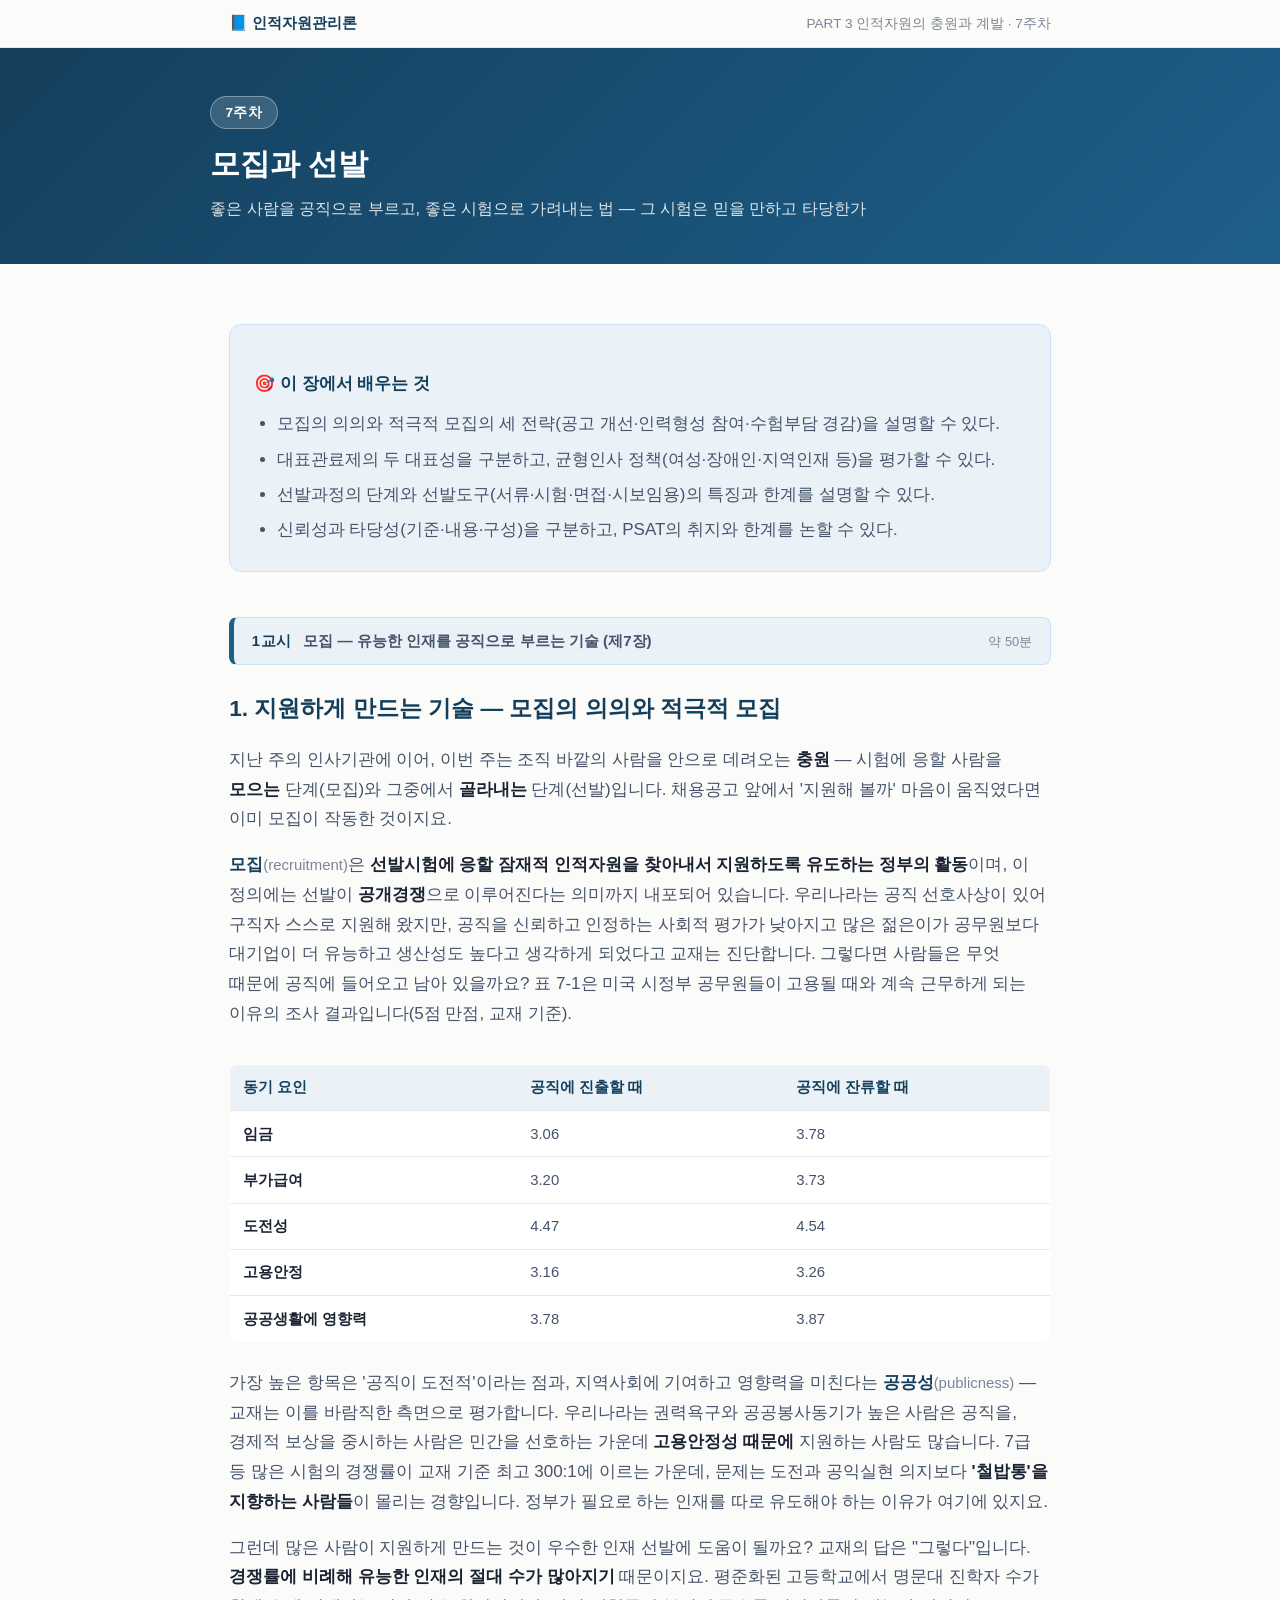
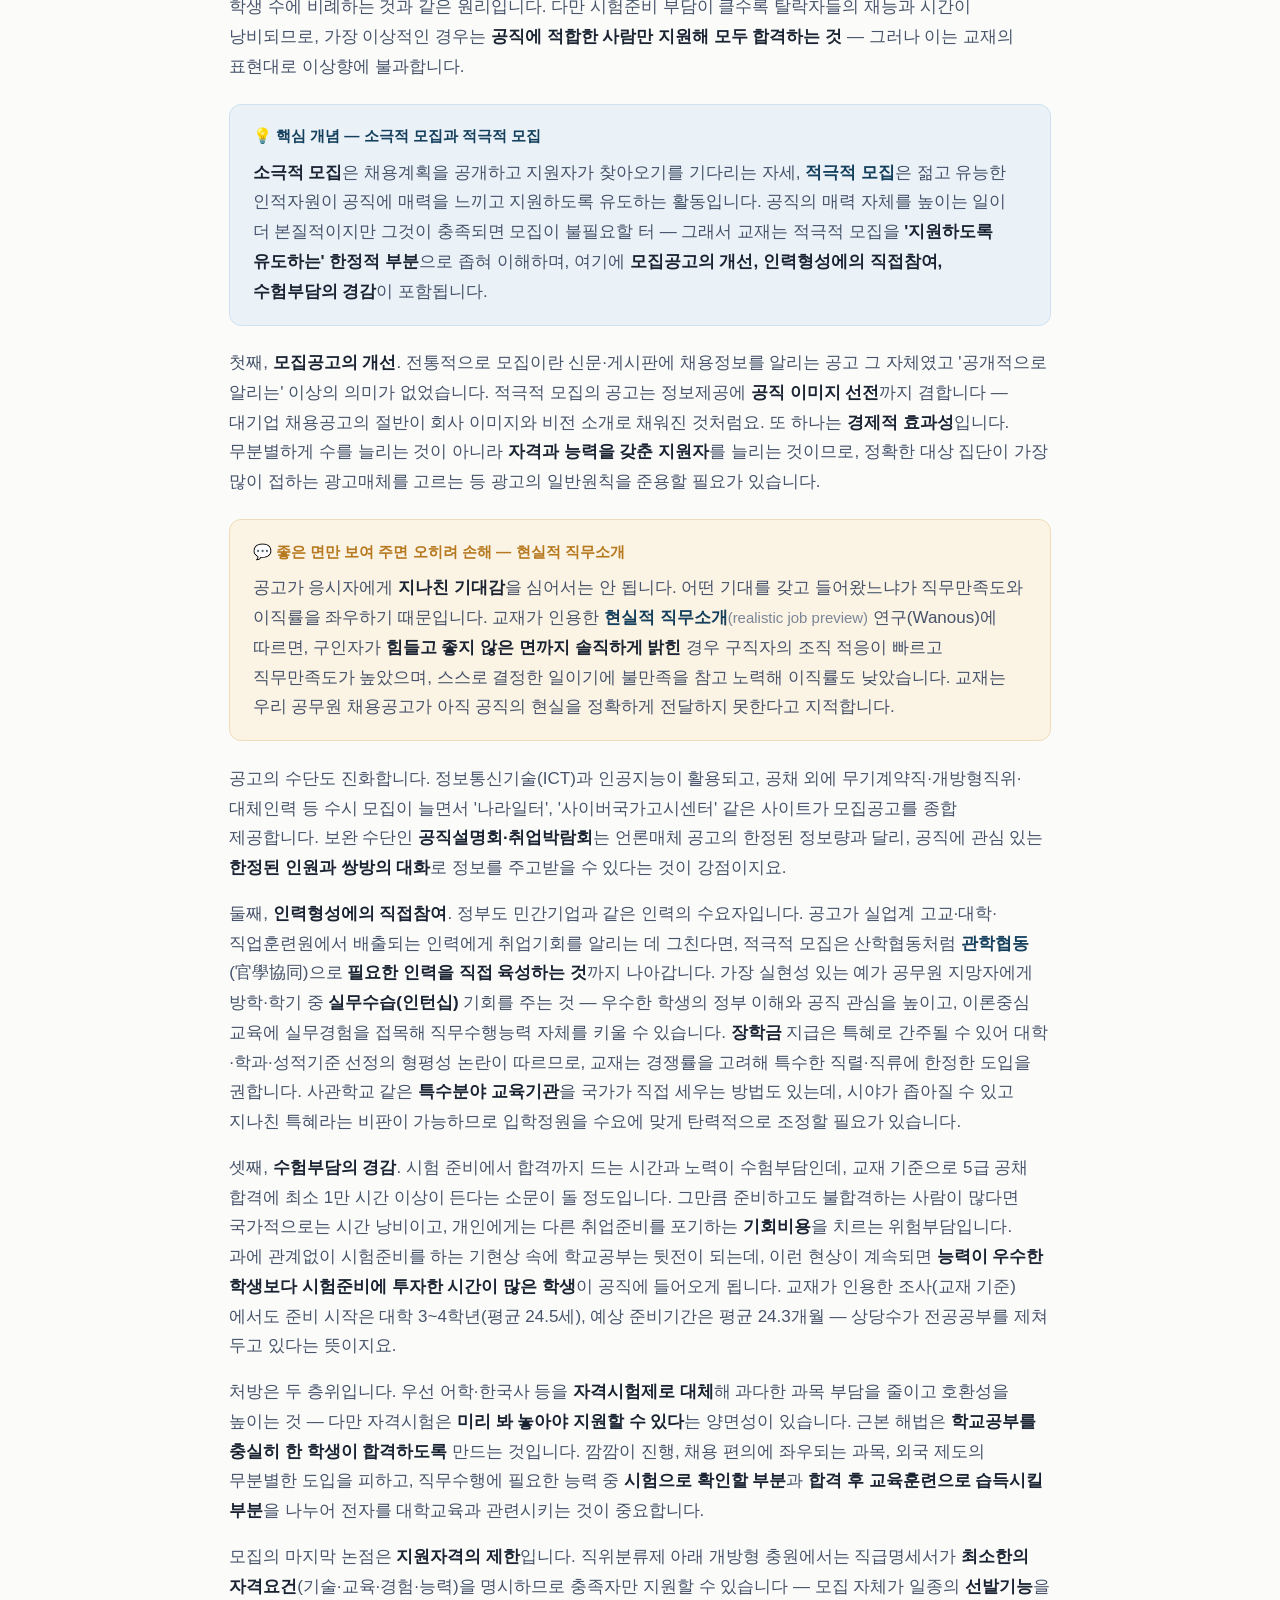
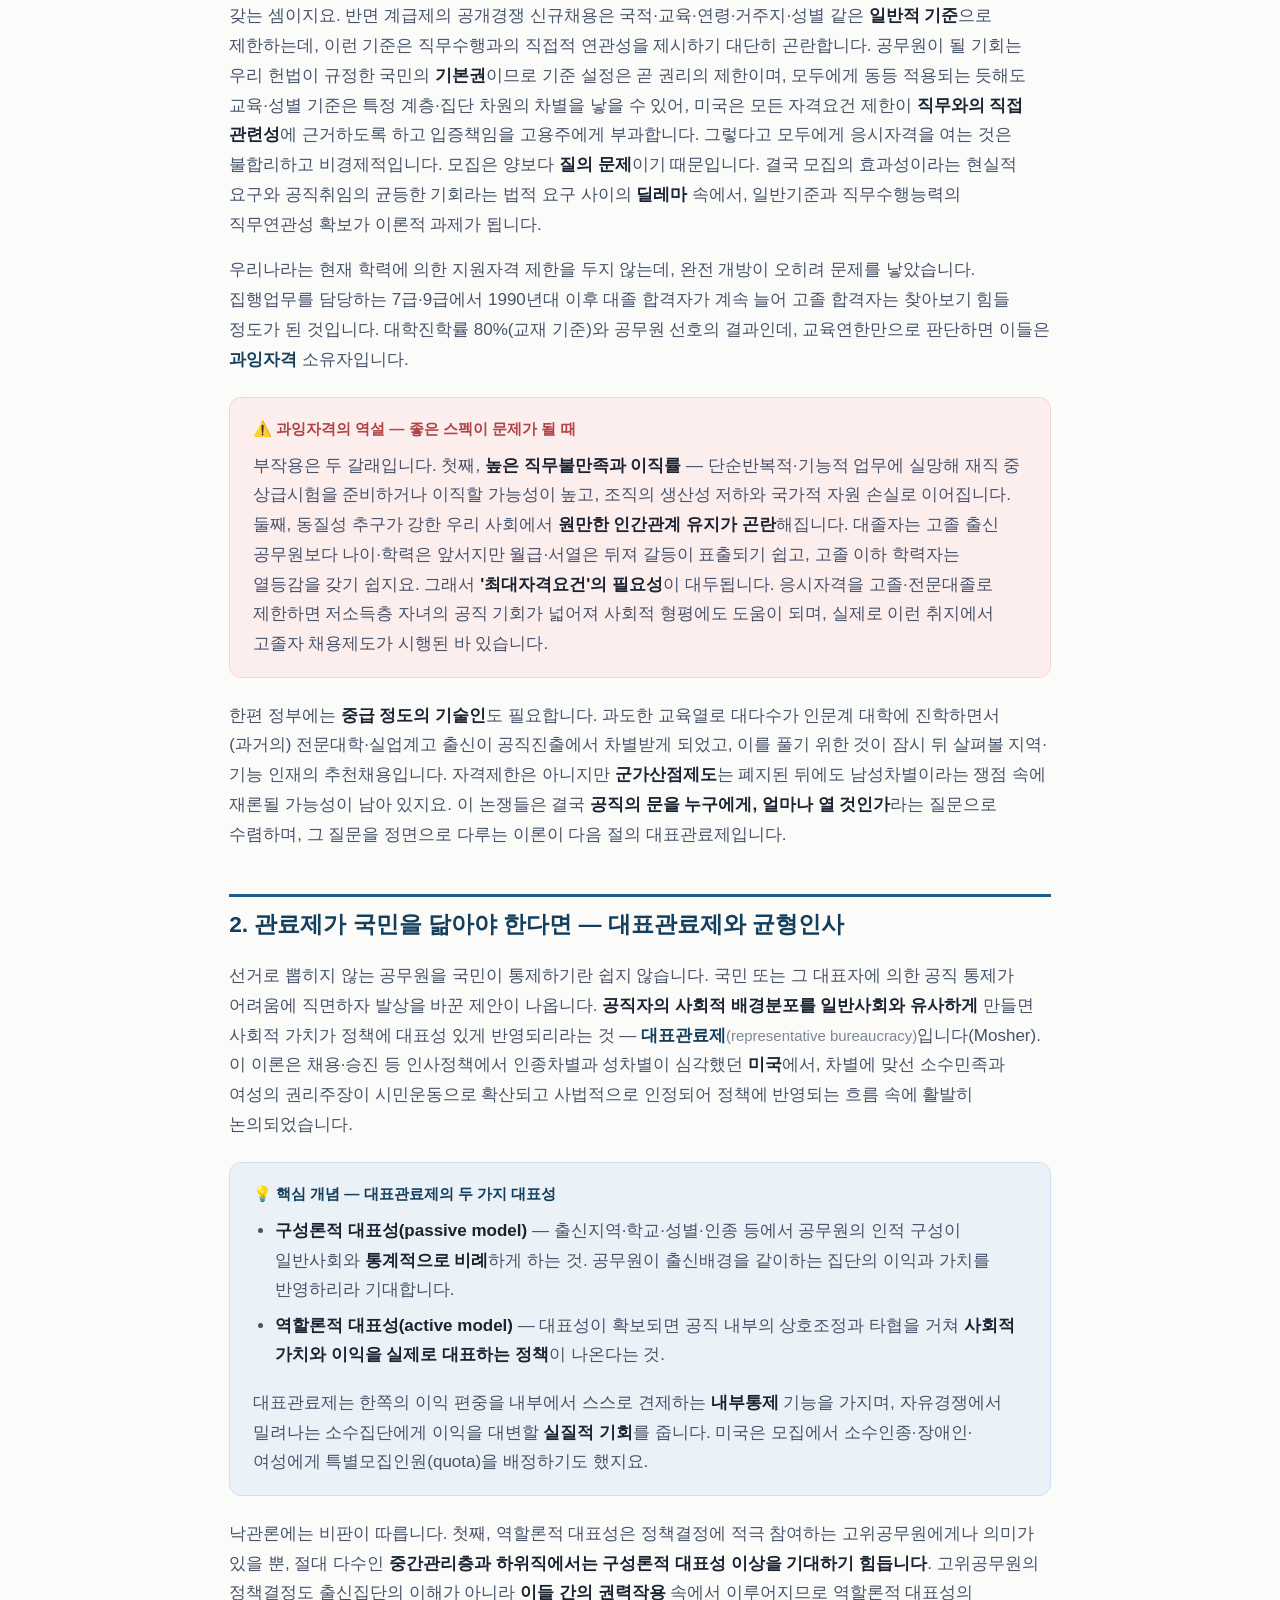
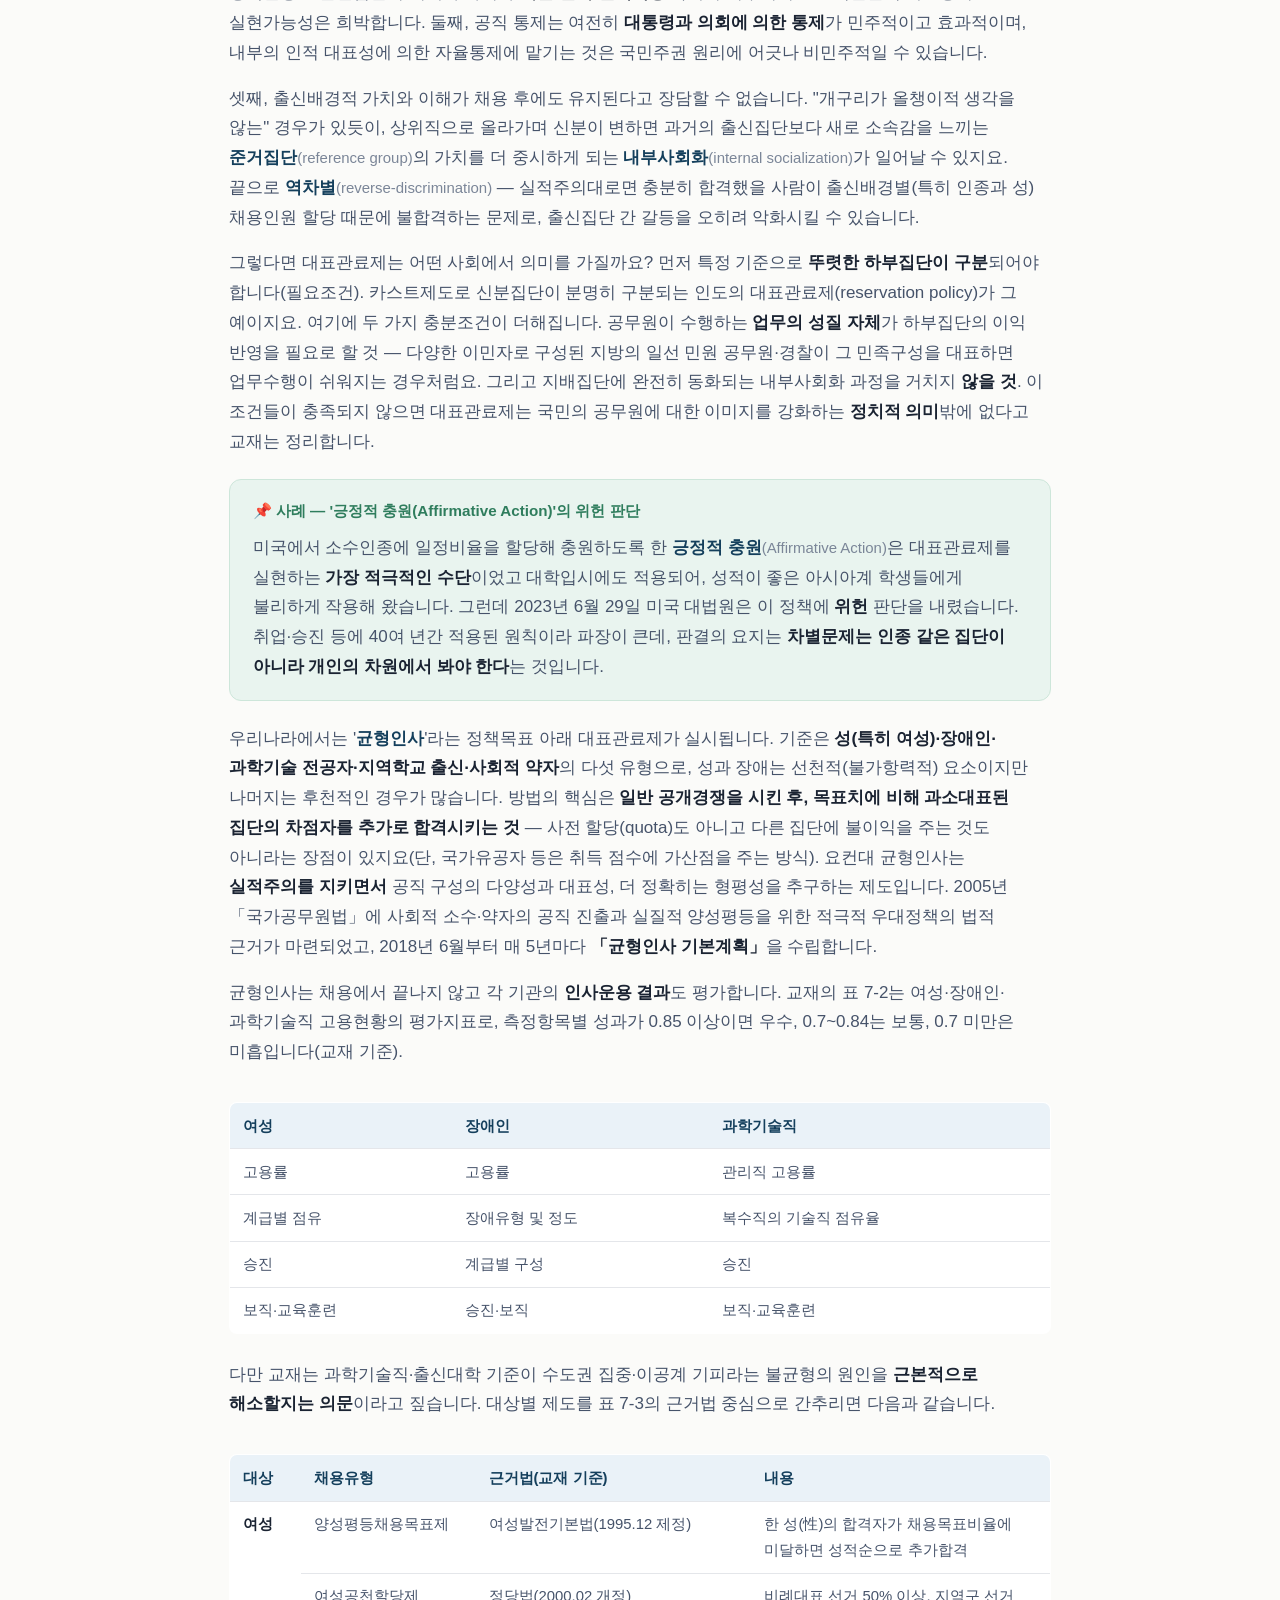
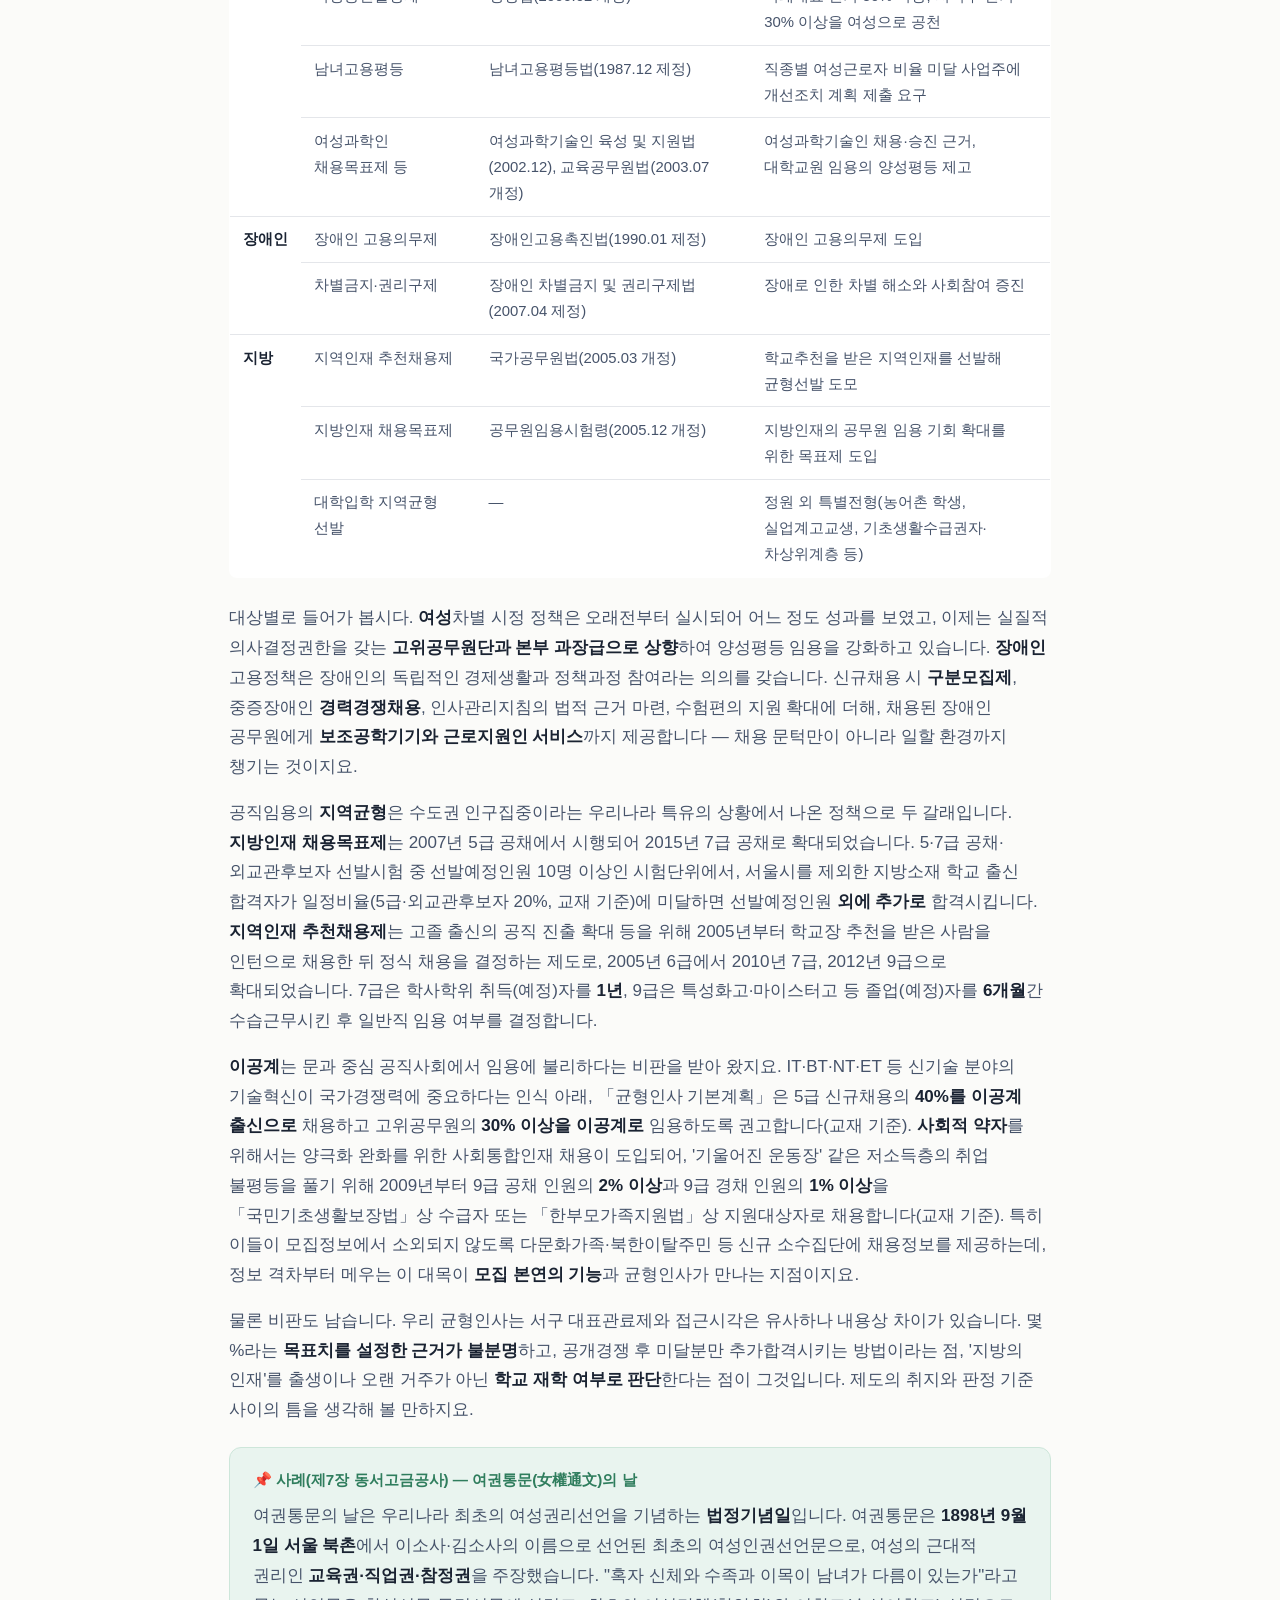
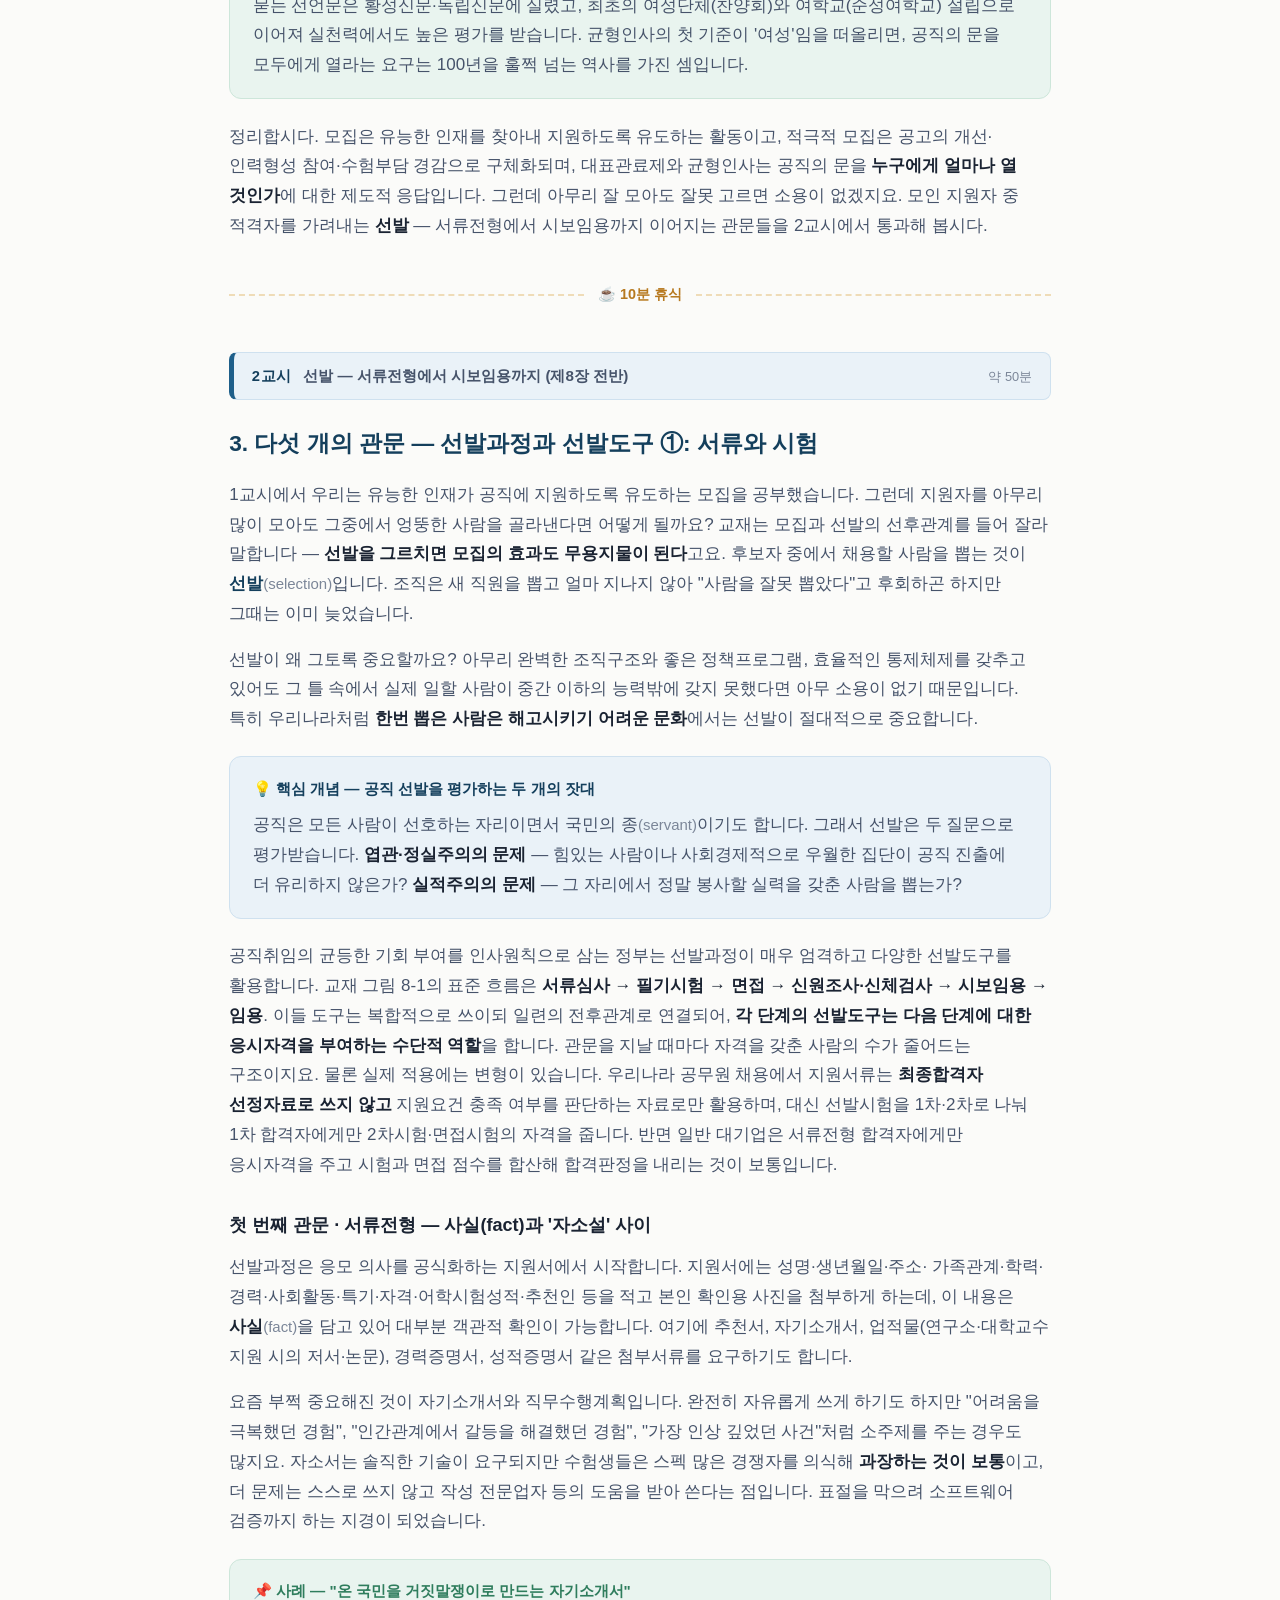
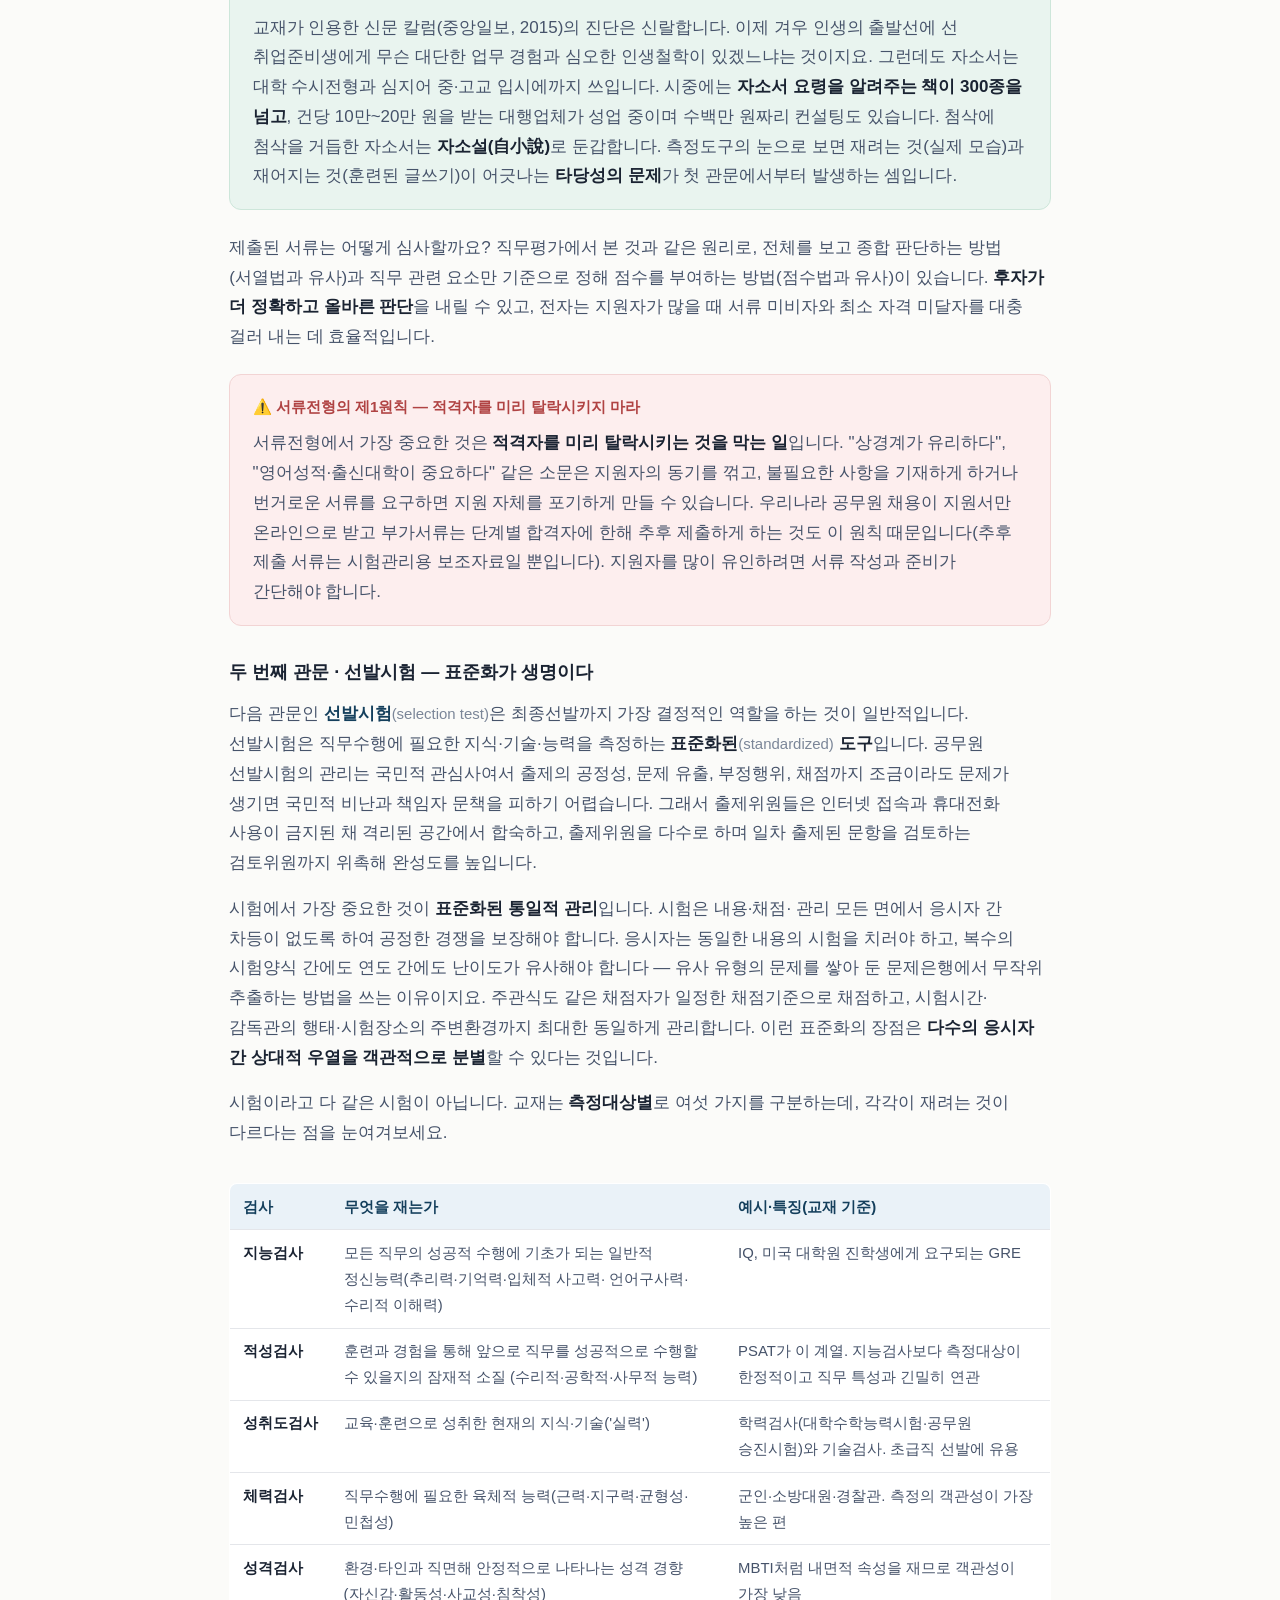
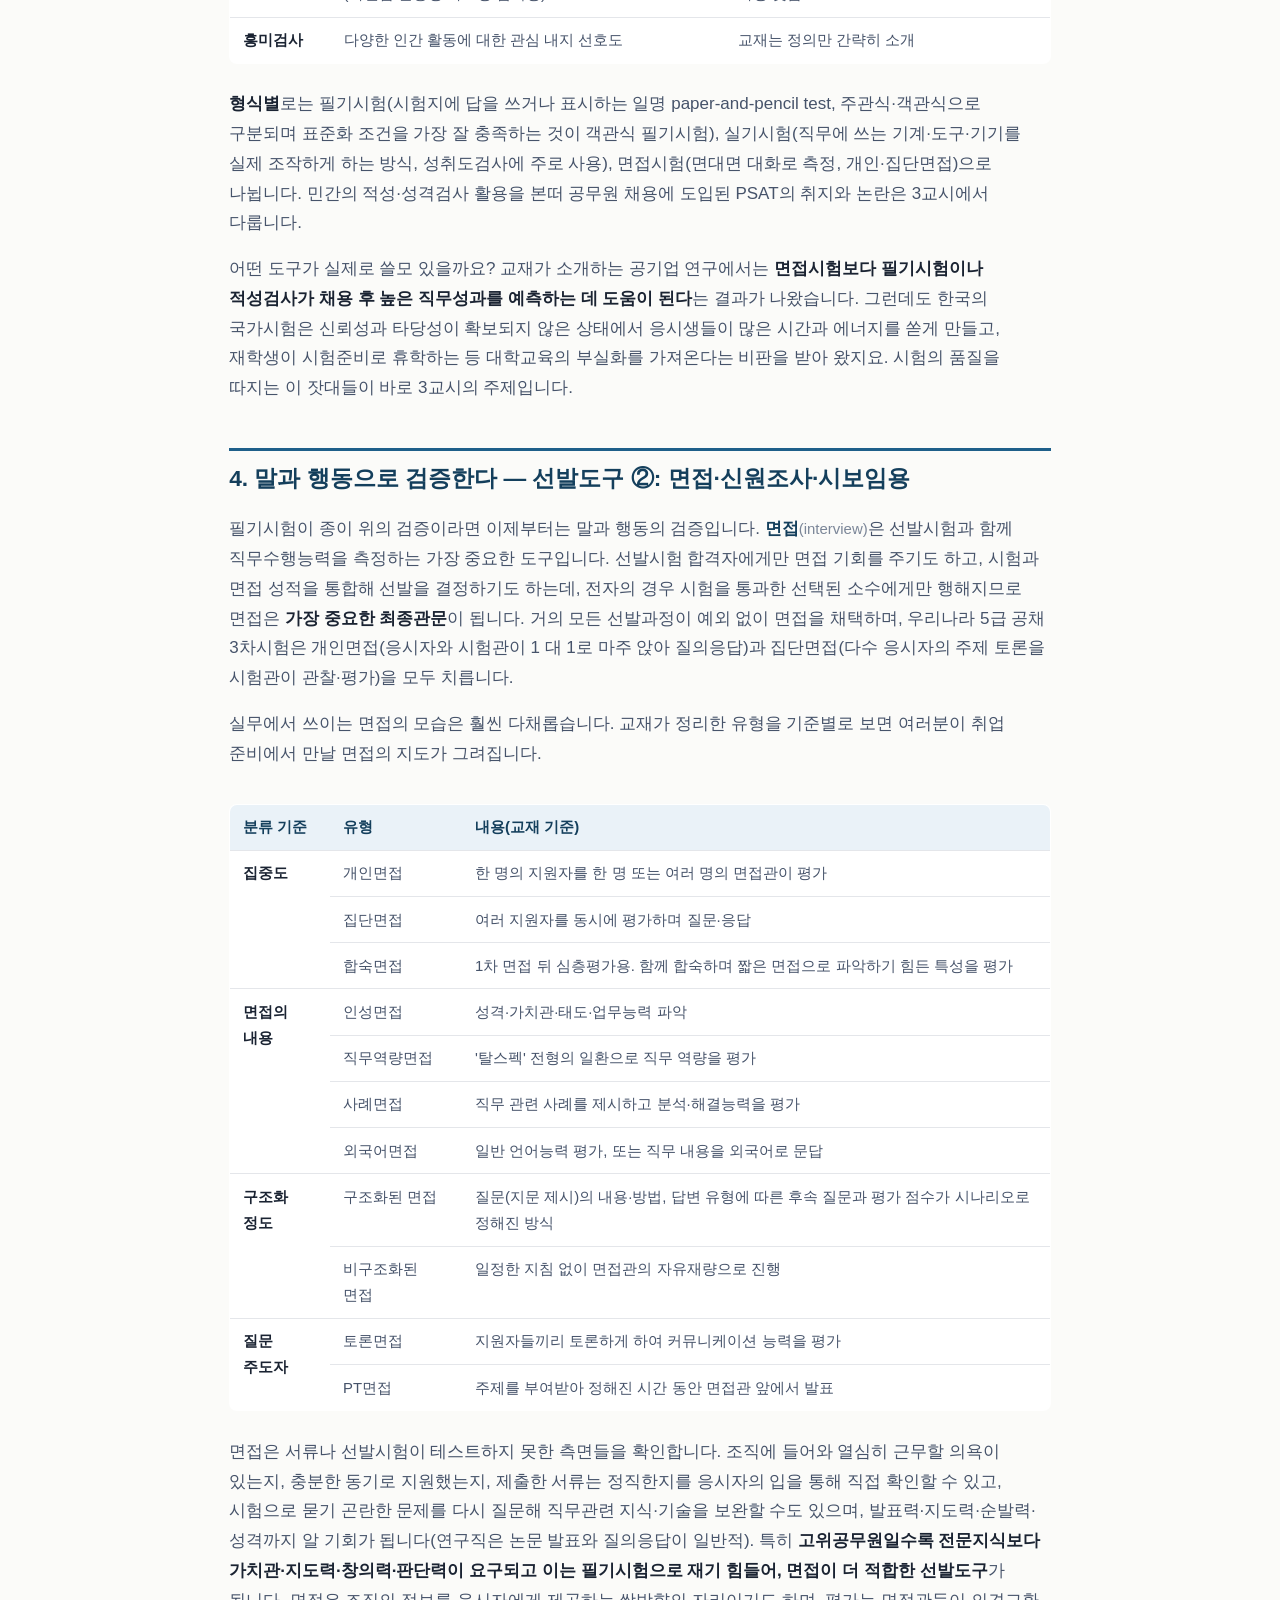
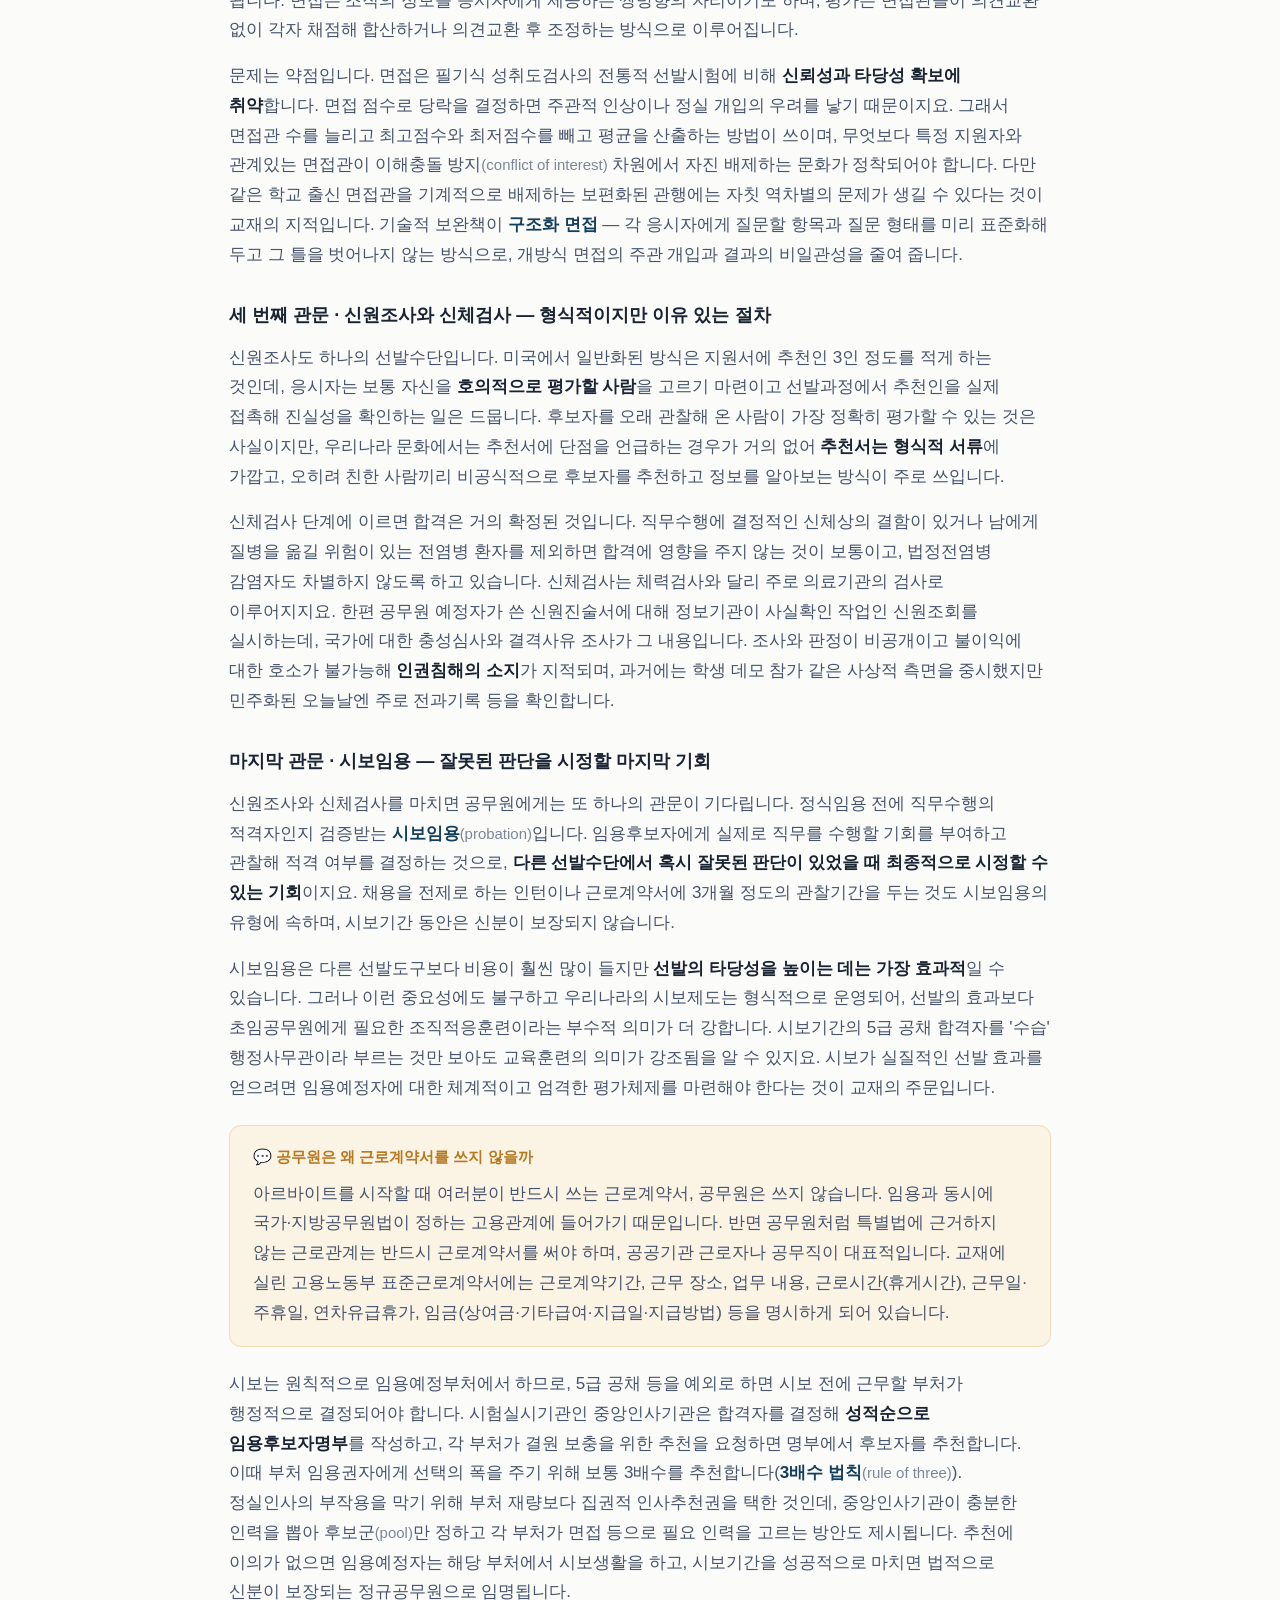
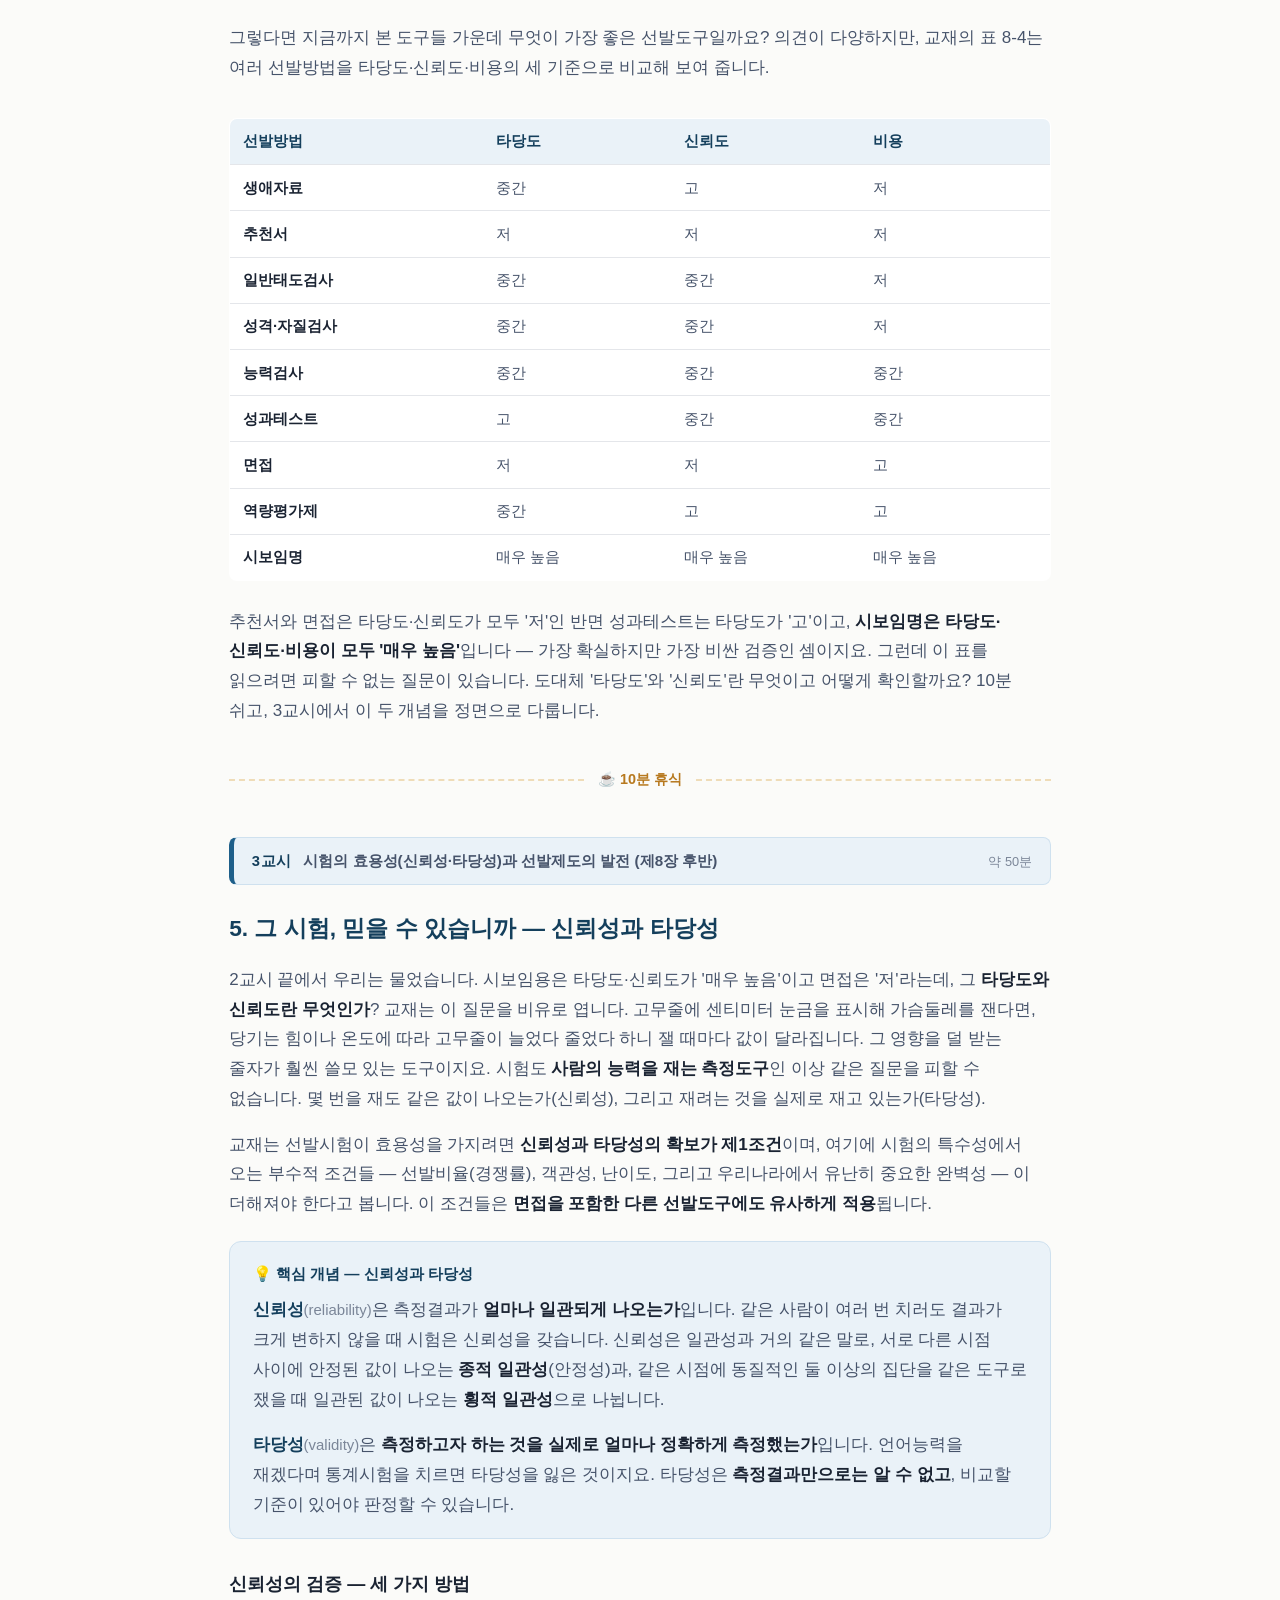
<file: w07.html>
<!DOCTYPE html>
<html lang="ko">
<head>
<meta charset="UTF-8">
<meta name="viewport" content="width=device-width, initial-scale=1.0">
<title>7주차 · 모집과 선발 — 인적자원관리론</title>
<link rel="stylesheet" href="style.css">
</head>
<body>

<nav class="topnav">
  <div class="inner">
    <a class="home" href="index.html">📘 인적자원관리론</a>
    <span class="crumb">PART 3 인적자원의 충원과 계발 · 7주차</span>
  </div>
</nav>

<header class="chapter-header">
  <div class="inner">
    <span class="week-badge">7주차</span>
    <h1>모집과 선발</h1>
    <p class="subtitle">좋은 사람을 공직으로 부르고, 좋은 시험으로 가려내는 법 — 그 시험은 믿을 만하고 타당한가</p>
  </div>
</header>

<main>

<div class="objectives">
  <h2>🎯 이 장에서 배우는 것</h2>
  <ul>
    <li>모집의 의의와 적극적 모집의 세 전략(공고 개선·인력형성 참여·수험부담 경감)을 설명할 수 있다.</li>
    <li>대표관료제의 두 대표성을 구분하고, 균형인사 정책(여성·장애인·지역인재 등)을 평가할 수 있다.</li>
    <li>선발과정의 단계와 선발도구(서류·시험·면접·시보임용)의 특징과 한계를 설명할 수 있다.</li>
    <li>신뢰성과 타당성(기준·내용·구성)을 구분하고, PSAT의 취지와 한계를 논할 수 있다.</li>
  </ul>
</div>

<section class="session">
  <div class="session-header">
    <span class="session-no">1교시</span>
    <span class="session-title">모집 — 유능한 인재를 공직으로 부르는 기술 (제7장)</span>
    <span class="session-time">약 50분</span>
  </div>

  <h2>1. 지원하게 만드는 기술 — 모집의 의의와 적극적 모집</h2>

  <p>지난 주의 인사기관에 이어, 이번 주는 조직 바깥의 사람을 안으로 데려오는
  <strong>충원</strong> — 시험에 응할 사람을 <strong>모으는</strong> 단계(모집)와 그중에서
  <strong>골라내는</strong> 단계(선발)입니다. 채용공고 앞에서 '지원해 볼까' 마음이 움직였다면
  이미 모집이 작동한 것이지요.</p>

  <p><span class="term">모집</span><span class="en">(recruitment)</span>은 <strong>선발시험에
  응할 잠재적 인적자원을 찾아내서 지원하도록 유도하는 정부의 활동</strong>이며, 이 정의에는
  선발이 <strong>공개경쟁</strong>으로 이루어진다는 의미까지 내포되어 있습니다. 우리나라는
  공직 선호사상이 있어 구직자 스스로 지원해 왔지만, 공직을 신뢰하고 인정하는 사회적 평가가
  낮아지고 많은 젊은이가 공무원보다 대기업이 더 유능하고 생산성도 높다고 생각하게 되었다고
  교재는 진단합니다. 그렇다면 사람들은 무엇 때문에 공직에 들어오고 남아 있을까요? 표 7-1은
  미국 시정부 공무원들이 고용될 때와 계속 근무하게 되는 이유의 조사 결과입니다(5점 만점,
  교재 기준).</p>

  <div class="table-wrap">
  <table>
    <tr><th>동기 요인</th><th>공직에 진출할 때</th><th>공직에 잔류할 때</th></tr>
    <tr><td><strong>임금</strong></td><td>3.06</td><td>3.78</td></tr>
    <tr><td><strong>부가급여</strong></td><td>3.20</td><td>3.73</td></tr>
    <tr><td><strong>도전성</strong></td><td>4.47</td><td>4.54</td></tr>
    <tr><td><strong>고용안정</strong></td><td>3.16</td><td>3.26</td></tr>
    <tr><td><strong>공공생활에 영향력</strong></td><td>3.78</td><td>3.87</td></tr>
  </table>
  </div>

  <p>가장 높은 항목은 '공직이 도전적'이라는 점과, 지역사회에 기여하고 영향력을 미친다는
  <span class="term">공공성</span><span class="en">(publicness)</span> — 교재는 이를 바람직한
  측면으로 평가합니다. 우리나라는 권력욕구와 공공봉사동기가 높은 사람은 공직을, 경제적 보상을
  중시하는 사람은 민간을 선호하는 가운데 <strong>고용안정성 때문에</strong> 지원하는 사람도
  많습니다. 7급 등 많은 시험의 경쟁률이 교재 기준 최고 300:1에 이르는 가운데, 문제는 도전과
  공익실현 의지보다 <strong>'철밥통'을 지향하는 사람들</strong>이 몰리는 경향입니다. 정부가
  필요로 하는 인재를 따로 유도해야 하는 이유가 여기에 있지요.</p>

  <p>그런데 많은 사람이 지원하게 만드는 것이 우수한 인재 선발에 도움이 될까요? 교재의 답은
  "그렇다"입니다. <strong>경쟁률에 비례해 유능한 인재의 절대 수가 많아지기</strong> 때문이지요.
  평준화된 고등학교에서 명문대 진학자 수가 학생 수에 비례하는 것과 같은 원리입니다. 다만
  시험준비 부담이 클수록 탈락자들의 재능과 시간이 낭비되므로, 가장 이상적인 경우는
  <strong>공직에 적합한 사람만 지원해 모두 합격하는 것</strong> — 그러나 이는 교재의 표현대로
  이상향에 불과합니다.</p>

  <div class="box concept">
    <span class="box-title">💡 핵심 개념 — 소극적 모집과 적극적 모집</span>
    <p><strong>소극적 모집</strong>은 채용계획을 공개하고 지원자가 찾아오기를 기다리는 자세,
    <span class="term">적극적 모집</span>은 젊고 유능한 인적자원이 공직에 매력을 느끼고
    지원하도록 유도하는 활동입니다. 공직의 매력 자체를 높이는 일이 더 본질적이지만 그것이
    충족되면 모집이 불필요할 터 — 그래서 교재는 적극적 모집을
    <strong>'지원하도록 유도하는' 한정적 부분</strong>으로 좁혀 이해하며, 여기에
    <strong>모집공고의 개선, 인력형성에의 직접참여, 수험부담의 경감</strong>이 포함됩니다.</p>
  </div>

  <p>첫째, <strong>모집공고의 개선</strong>. 전통적으로 모집이란 신문·게시판에 채용정보를
  알리는 공고 그 자체였고 '공개적으로 알리는' 이상의 의미가 없었습니다. 적극적 모집의 공고는
  정보제공에 <strong>공직 이미지 선전</strong>까지 겸합니다 — 대기업 채용공고의 절반이 회사
  이미지와 비전 소개로 채워진 것처럼요. 또 하나는 <strong>경제적 효과성</strong>입니다.
  무분별하게 수를 늘리는 것이 아니라 <strong>자격과 능력을 갖춘 지원자</strong>를 늘리는
  것이므로, 정확한 대상 집단이 가장 많이 접하는 광고매체를 고르는 등 광고의 일반원칙을 준용할
  필요가 있습니다.</p>

  <div class="box tip">
    <span class="box-title">💬 좋은 면만 보여 주면 오히려 손해 — 현실적 직무소개</span>
    <p>공고가 응시자에게 <strong>지나친 기대감</strong>을 심어서는 안 됩니다. 어떤 기대를 갖고
    들어왔느냐가 직무만족도와 이직률을 좌우하기 때문입니다. 교재가 인용한
    <span class="term">현실적 직무소개</span><span class="en">(realistic job preview)</span>
    연구(Wanous)에 따르면, 구인자가 <strong>힘들고 좋지 않은 면까지 솔직하게 밝힌</strong>
    경우 구직자의 조직 적응이 빠르고 직무만족도가 높았으며, 스스로 결정한 일이기에 불만족을
    참고 노력해 이직률도 낮았습니다. 교재는 우리 공무원 채용공고가 아직 공직의 현실을 정확하게
    전달하지 못한다고 지적합니다.</p>
  </div>

  <p>공고의 수단도 진화합니다. 정보통신기술(ICT)과 인공지능이 활용되고, 공채 외에
  무기계약직·개방형직위·대체인력 등 수시 모집이 늘면서 '나라일터', '사이버국가고시센터' 같은
  사이트가 모집공고를 종합 제공합니다. 보완 수단인 <strong>공직설명회·취업박람회</strong>는
  언론매체 공고의 한정된 정보량과 달리, 공직에 관심 있는 <strong>한정된 인원과 쌍방의
  대화</strong>로 정보를 주고받을 수 있다는 것이 강점이지요.</p>

  <p>둘째, <strong>인력형성에의 직접참여</strong>. 정부도 민간기업과 같은 인력의
  수요자입니다. 공고가 실업계 고교·대학·직업훈련원에서 배출되는 인력에게 취업기회를 알리는
  데 그친다면, 적극적 모집은 산학협동처럼 <span class="term">관학협동</span>(官學協同)으로
  <strong>필요한 인력을 직접 육성하는 것</strong>까지 나아갑니다. 가장 실현성 있는 예가 공무원
  지망자에게 방학·학기 중 <strong>실무수습(인턴십)</strong> 기회를 주는 것 — 우수한 학생의
  정부 이해와 공직 관심을 높이고, 이론중심 교육에 실무경험을 접목해 직무수행능력 자체를 키울
  수 있습니다. <strong>장학금</strong> 지급은 특혜로 간주될 수 있어 대학·학과·성적기준 선정의
  형평성 논란이 따르므로, 교재는 경쟁률을 고려해 특수한 직렬·직류에 한정한 도입을 권합니다.
  사관학교 같은 <strong>특수분야 교육기관</strong>을 국가가 직접 세우는 방법도 있는데, 시야가
  좁아질 수 있고 지나친 특혜라는 비판이 가능하므로 입학정원을 수요에 맞게 탄력적으로 조정할
  필요가 있습니다.</p>

  <p>셋째, <strong>수험부담의 경감</strong>. 시험 준비에서 합격까지 드는 시간과 노력이
  수험부담인데, 교재 기준으로 5급 공채 합격에 최소 1만 시간 이상이 든다는 소문이 돌 정도입니다.
  그만큼 준비하고도 불합격하는 사람이 많다면 국가적으로는 시간 낭비이고, 개인에게는 다른
  취업준비를 포기하는 <strong>기회비용</strong>을 치르는 위험부담입니다. 과에
  관계없이 시험준비를 하는 기현상 속에 학교공부는 뒷전이 되는데, 이런 현상이
  계속되면 <strong>능력이 우수한 학생보다 시험준비에 투자한 시간이 많은 학생</strong>이 공직에
  들어오게 됩니다. 교재가 인용한 조사(교재 기준)에서도 준비 시작은 대학 3~4학년(평균 24.5세),
  예상 준비기간은 평균 24.3개월 — 상당수가 전공공부를 제쳐 두고 있다는 뜻이지요.</p>

  <p>처방은 두 층위입니다. 우선 어학·한국사 등을 <strong>자격시험제로 대체</strong>해 과다한
  과목 부담을 줄이고 호환성을 높이는 것 — 다만 자격시험은 <strong>미리 봐 놓아야 지원할 수
  있다</strong>는 양면성이 있습니다. 근본 해법은 <strong>학교공부를 충실히 한
  학생이 합격하도록</strong> 만드는 것입니다. 깜깜이 진행, 채용 편의에 좌우되는 과목, 외국
  제도의 무분별한 도입을 피하고, 직무수행에 필요한 능력 중 <strong>시험으로 확인할
  부분</strong>과 <strong>합격 후 교육훈련으로 습득시킬 부분</strong>을 나누어 전자를
  대학교육과 관련시키는 것이 중요합니다.</p>

  <p>모집의 마지막 논점은 <strong>지원자격의 제한</strong>입니다. 직위분류제 아래 개방형
  충원에서는 직급명세서가 <strong>최소한의 자격요건</strong>(기술·교육·경험·능력)을 명시하므로
  충족자만 지원할 수 있습니다 — 모집 자체가 일종의 <strong>선발기능</strong>을 갖는
  셈이지요. 반면 계급제의 공개경쟁 신규채용은 국적·교육·연령·거주지·성별 같은
  <strong>일반적 기준</strong>으로 제한하는데, 이런 기준은 직무수행과의 직접적 연관성을
  제시하기 대단히 곤란합니다. 공무원이 될 기회는 우리 헌법이 규정한 국민의
  <strong>기본권</strong>이므로 기준 설정은 곧 권리의 제한이며, 모두에게 동등 적용되는 듯해도
  교육·성별 기준은 특정 계층·집단 차원의 차별을 낳을 수 있어, 미국은 모든 자격요건 제한이
  <strong>직무와의 직접 관련성</strong>에 근거하도록 하고 입증책임을 고용주에게 부과합니다.
  그렇다고 모두에게 응시자격을 여는 것은 불합리하고 비경제적입니다.
  모집은 양보다 <strong>질의 문제</strong>이기 때문입니다. 결국 모집의 효과성이라는 현실적
  요구와 공직취임의 균등한 기회라는 법적 요구 사이의 <strong>딜레마</strong> 속에서,
  일반기준과 직무수행능력의 직무연관성 확보가 이론적 과제가 됩니다.</p>

  <p>우리나라는 현재 학력에 의한 지원자격 제한을 두지 않는데, 완전 개방이 오히려 문제를
  낳았습니다. 집행업무를 담당하는 7급·9급에서 1990년대 이후 대졸 합격자가 계속 늘어 고졸
  합격자는 찾아보기 힘들 정도가 된 것입니다. 대학진학률 80%(교재 기준)와 공무원 선호의
  결과인데, 교육연한만으로 판단하면 이들은 <span class="term">과잉자격</span> 소유자입니다.</p>

  <div class="box warn">
    <span class="box-title">⚠️ 과잉자격의 역설 — 좋은 스펙이 문제가 될 때</span>
    <p>부작용은 두 갈래입니다. 첫째, <strong>높은 직무불만족과 이직률</strong> —
    단순반복적·기능적 업무에 실망해 재직 중 상급시험을 준비하거나 이직할 가능성이 높고, 조직의
    생산성 저하와 국가적 자원 손실로 이어집니다. 둘째, 동질성 추구가 강한
    우리 사회에서 <strong>원만한 인간관계 유지가 곤란</strong>해집니다. 대졸자는 고졸 출신
    공무원보다 나이·학력은 앞서지만 월급·서열은 뒤져 갈등이 표출되기 쉽고, 고졸 이하 학력자는
    열등감을 갖기 쉽지요. 그래서 <strong>'최대자격요건'의 필요성</strong>이 대두됩니다.
    응시자격을 고졸·전문대졸로 제한하면 저소득층 자녀의 공직 기회가 넓어져 사회적 형평에도
    도움이 되며, 실제로 이런 취지에서 고졸자 채용제도가 시행된 바 있습니다.</p>
  </div>

  <p>한편 정부에는 <strong>중급 정도의 기술인</strong>도 필요합니다. 과도한 교육열로 대다수가
  인문계 대학에 진학하면서 (과거의) 전문대학·실업계고 출신이 공직진출에서 차별받게 되었고,
  이를 풀기 위한 것이 잠시 뒤 살펴볼 지역·기능 인재의 추천채용입니다. 자격제한은 아니지만
  <strong>군가산점제도</strong>는 폐지된 뒤에도 남성차별이라는 쟁점 속에 재론될 가능성이 남아
  있지요. 이 논쟁들은 결국 <strong>공직의 문을 누구에게, 얼마나 열 것인가</strong>라는 질문으로
  수렴하며, 그 질문을 정면으로 다루는 이론이 다음 절의 대표관료제입니다.</p>

  <h2>2. 관료제가 국민을 닮아야 한다면 — 대표관료제와 균형인사</h2>

  <p>선거로 뽑히지 않는 공무원을 국민이 통제하기란 쉽지 않습니다. 국민 또는 그 대표자에 의한
  공직 통제가 어려움에 직면하자 발상을 바꾼 제안이 나옵니다. <strong>공직자의 사회적
  배경분포를 일반사회와 유사하게</strong> 만들면 사회적 가치가 정책에 대표성 있게 반영되리라는
  것 — <span class="term">대표관료제</span><span class="en">(representative
  bureaucracy)</span>입니다(Mosher). 이 이론은 채용·승진 등 인사정책에서 인종차별과 성차별이
  심각했던 <strong>미국</strong>에서, 차별에 맞선 소수민족과 여성의 권리주장이 시민운동으로
  확산되고 사법적으로 인정되어 정책에 반영되는 흐름 속에 활발히 논의되었습니다.</p>

  <div class="box concept">
    <span class="box-title">💡 핵심 개념 — 대표관료제의 두 가지 대표성</span>
    <ul>
      <li><strong>구성론적 대표성(passive model)</strong> — 출신지역·학교·성별·인종 등에서
      공무원의 인적 구성이 일반사회와 <strong>통계적으로 비례</strong>하게 하는 것. 공무원이
      출신배경을 같이하는 집단의 이익과 가치를 반영하리라 기대합니다.</li>
      <li><strong>역할론적 대표성(active model)</strong> — 대표성이 확보되면 공직 내부의
      상호조정과 타협을 거쳐 <strong>사회적 가치와 이익을 실제로 대표하는 정책</strong>이
      나온다는 것.</li>
    </ul>
    <p>대표관료제는 한쪽의 이익 편중을 내부에서 스스로 견제하는 <strong>내부통제</strong>
    기능을 가지며, 자유경쟁에서 밀려나는 소수집단에게 이익을 대변할 <strong>실질적
    기회</strong>를 줍니다. 미국은 모집에서 소수인종·장애인·여성에게 특별모집인원(quota)을
    배정하기도 했지요.</p>
  </div>

  <p>낙관론에는 비판이 따릅니다. 첫째, 역할론적 대표성은 정책결정에 적극 참여하는
  고위공무원에게나 의미가 있을 뿐, 절대 다수인 <strong>중간관리층과 하위직에서는 구성론적
  대표성 이상을 기대하기 힘듭니다</strong>. 고위공무원의 정책결정도 출신집단의 이해가 아니라
  <strong>이들 간의 권력작용</strong> 속에서 이루어지므로 역할론적 대표성의 실현가능성은
  희박합니다. 둘째, 공직 통제는 여전히 <strong>대통령과 의회에 의한 통제</strong>가 민주적이고
  효과적이며, 내부의 인적 대표성에 의한 자율통제에 맡기는 것은 국민주권 원리에 어긋나
  비민주적일 수 있습니다.</p>

  <p>셋째, 출신배경적 가치와 이해가 채용 후에도 유지된다고 장담할 수 없습니다. "개구리가
  올챙이적 생각을 않는" 경우가 있듯이, 상위직으로 올라가며 신분이 변하면 과거의 출신집단보다
  새로 소속감을 느끼는 <span class="term">준거집단</span><span class="en">(reference
  group)</span>의 가치를 더 중시하게 되는
  <span class="term">내부사회화</span><span class="en">(internal socialization)</span>가 일어날
  수 있지요. 끝으로 <span class="term">역차별</span><span
  class="en">(reverse-discrimination)</span> — 실적주의대로면 충분히 합격했을 사람이
  출신배경별(특히 인종과 성) 채용인원 할당 때문에 불합격하는 문제로, 출신집단 간 갈등을 오히려
  악화시킬 수 있습니다.</p>

  <p>그렇다면 대표관료제는 어떤 사회에서 의미를 가질까요? 먼저 특정 기준으로 <strong>뚜렷한
  하부집단이 구분</strong>되어야 합니다(필요조건). 카스트제도로 신분집단이 분명히 구분되는
  인도의 대표관료제(reservation policy)가 그 예이지요. 여기에
  두 가지 충분조건이 더해집니다. 공무원이 수행하는 <strong>업무의 성질 자체</strong>가
  하부집단의 이익 반영을 필요로 할 것 — 다양한 이민자로 구성된 지방의 일선 민원 공무원·경찰이
  그 민족구성을 대표하면 업무수행이 쉬워지는 경우처럼요. 그리고 지배집단에 완전히 동화되는
  내부사회화 과정을 거치지 <strong>않을 것</strong>. 이 조건들이 충족되지 않으면 대표관료제는
  국민의 공무원에 대한 이미지를 강화하는 <strong>정치적 의미</strong>밖에 없다고 교재는
  정리합니다.</p>

  <div class="box case">
    <span class="box-title">📌 사례 — '긍정적 충원(Affirmative Action)'의 위헌 판단</span>
    <p>미국에서 소수인종에 일정비율을 할당해 충원하도록 한 <span class="term">긍정적
    충원</span><span class="en">(Affirmative Action)</span>은 대표관료제를 실현하는
    <strong>가장 적극적인 수단</strong>이었고 대학입시에도 적용되어, 성적이 좋은 아시아계
    학생들에게 불리하게 작용해 왔습니다. 그런데 2023년 6월 29일 미국 대법원은 이 정책에
    <strong>위헌</strong> 판단을 내렸습니다. 취업·승진 등에 40여 년간 적용된 원칙이라 파장이
    큰데, 판결의 요지는 <strong>차별문제는 인종 같은 집단이 아니라 개인의 차원에서 봐야
    한다</strong>는 것입니다.</p>
  </div>

  <p>우리나라에서는 '<span class="term">균형인사</span>'라는 정책목표 아래 대표관료제가
  실시됩니다. 기준은 <strong>성(특히 여성)·장애인·과학기술 전공자·지역학교 출신·사회적
  약자</strong>의 다섯 유형으로, 성과 장애는 선천적(불가항력적) 요소이지만 나머지는 후천적인
  경우가 많습니다. 방법의 핵심은 <strong>일반 공개경쟁을 시킨 후, 목표치에 비해 과소대표된
  집단의 차점자를 추가로 합격시키는 것</strong> — 사전 할당(quota)도 아니고 다른 집단에
  불이익을 주는 것도 아니라는 장점이 있지요(단, 국가유공자 등은 취득 점수에 가산점을 주는
  방식). 요컨대 균형인사는 <strong>실적주의를 지키면서</strong>
  공직 구성의 다양성과 대표성, 더 정확히는 형평성을 추구하는 제도입니다. 2005년
  「국가공무원법」에 사회적 소수·약자의 공직 진출과 실질적 양성평등을 위한 적극적 우대정책의
  법적 근거가 마련되었고, 2018년 6월부터 매 5년마다 <strong>「균형인사 기본계획」</strong>을
  수립합니다.</p>

  <p>균형인사는 채용에서 끝나지 않고 각 기관의 <strong>인사운용 결과</strong>도 평가합니다.
  교재의 표 7-2는 여성·장애인·과학기술직 고용현황의 평가지표로, 측정항목별 성과가 0.85 이상이면
  우수, 0.7~0.84는 보통, 0.7 미만은 미흡입니다(교재 기준).</p>

  <div class="table-wrap">
  <table>
    <tr><th>여성</th><th>장애인</th><th>과학기술직</th></tr>
    <tr><td>고용률</td><td>고용률</td><td>관리직 고용률</td></tr>
    <tr><td>계급별 점유</td><td>장애유형 및 정도</td><td>복수직의 기술직 점유율</td></tr>
    <tr><td>승진</td><td>계급별 구성</td><td>승진</td></tr>
    <tr><td>보직·교육훈련</td><td>승진·보직</td><td>보직·교육훈련</td></tr>
  </table>
  </div>

  <p>다만 교재는 과학기술직·출신대학 기준이 수도권 집중·이공계 기피라는 불균형의 원인을
  <strong>근본적으로 해소할지는 의문</strong>이라고 짚습니다. 대상별 제도를 표 7-3의 근거법
  중심으로 간추리면 다음과 같습니다.</p>

  <div class="table-wrap">
  <table>
    <tr><th>대상</th><th>채용유형</th><th>근거법(교재 기준)</th><th>내용</th></tr>
    <tr><td rowspan="4"><strong>여성</strong></td>
      <td>양성평등채용목표제</td><td>여성발전기본법(1995.12 제정)</td>
      <td>한 성(性)의 합격자가 채용목표비율에 미달하면 성적순으로 추가합격</td></tr>
    <tr><td>여성공천할당제</td><td>정당법(2000.02 개정)</td>
      <td>비례대표 선거 50% 이상, 지역구 선거 30% 이상을 여성으로 공천</td></tr>
    <tr><td>남녀고용평등</td><td>남녀고용평등법(1987.12 제정)</td>
      <td>직종별 여성근로자 비율 미달 사업주에 개선조치 계획 제출 요구</td></tr>
    <tr><td>여성과학인 채용목표제 등</td><td>여성과학기술인 육성 및 지원법(2002.12),
      교육공무원법(2003.07 개정)</td>
      <td>여성과학기술인 채용·승진 근거, 대학교원 임용의 양성평등 제고</td></tr>
    <tr><td rowspan="2"><strong>장애인</strong></td>
      <td>장애인 고용의무제</td><td>장애인고용촉진법(1990.01 제정)</td>
      <td>장애인 고용의무제 도입</td></tr>
    <tr><td>차별금지·권리구제</td><td>장애인 차별금지 및 권리구제법(2007.04 제정)</td>
      <td>장애로 인한 차별 해소와 사회참여 증진</td></tr>
    <tr><td rowspan="3"><strong>지방</strong></td>
      <td>지역인재 추천채용제</td><td>국가공무원법(2005.03 개정)</td>
      <td>학교추천을 받은 지역인재를 선발해 균형선발 도모</td></tr>
    <tr><td>지방인재 채용목표제</td><td>공무원임용시험령(2005.12 개정)</td>
      <td>지방인재의 공무원 임용 기회 확대를 위한 목표제 도입</td></tr>
    <tr><td>대학입학 지역균형 선발</td><td>—</td>
      <td>정원 외 특별전형(농어촌 학생, 실업계고교생, 기초생활수급권자·차상위계층 등)</td></tr>
  </table>
  </div>

  <p>대상별로 들어가 봅시다. <strong>여성</strong>차별 시정 정책은 오래전부터 실시되어 어느
  정도 성과를 보였고, 이제는 실질적 의사결정권한을 갖는 <strong>고위공무원단과 본부 과장급으로
  상향</strong>하여 양성평등 임용을 강화하고 있습니다. <strong>장애인</strong> 고용정책은
  장애인의 독립적인 경제생활과 정책과정 참여라는 의의를 갖습니다. 신규채용 시
  <strong>구분모집제</strong>, 중증장애인 <strong>경력경쟁채용</strong>, 인사관리지침의 법적
  근거 마련, 수험편의 지원 확대에 더해, 채용된 장애인 공무원에게 <strong>보조공학기기와
  근로지원인 서비스</strong>까지 제공합니다 — 채용 문턱만이 아니라 일할 환경까지 챙기는
  것이지요.</p>

  <p>공직임용의 <strong>지역균형</strong>은 수도권 인구집중이라는 우리나라 특유의 상황에서
  나온 정책으로 두 갈래입니다. <strong>지방인재 채용목표제</strong>는 2007년 5급 공채에서
  시행되어 2015년 7급 공채로 확대되었습니다. 5·7급 공채·외교관후보자 선발시험 중 선발예정인원
  10명 이상인 시험단위에서, 서울시를 제외한 지방소재 학교 출신 합격자가
  일정비율(5급·외교관후보자 20%, 교재 기준)에 미달하면 선발예정인원 <strong>외에
  추가로</strong> 합격시킵니다. <strong>지역인재 추천채용제</strong>는 고졸 출신의 공직 진출
  확대 등을 위해 2005년부터 학교장 추천을 받은 사람을 인턴으로 채용한 뒤 정식 채용을 결정하는
  제도로, 2005년 6급에서 2010년 7급, 2012년 9급으로 확대되었습니다. 7급은 학사학위
  취득(예정)자를 <strong>1년</strong>, 9급은 특성화고·마이스터고 등 졸업(예정)자를
  <strong>6개월</strong>간 수습근무시킨 후 일반직 임용 여부를 결정합니다.</p>

  <p><strong>이공계</strong>는 문과 중심 공직사회에서 임용에 불리하다는 비판을 받아 왔지요.
  IT·BT·NT·ET 등 신기술 분야의 기술혁신이 국가경쟁력에 중요하다는 인식 아래, 「균형인사
  기본계획」은 5급 신규채용의 <strong>40%를 이공계 출신으로</strong> 채용하고 고위공무원의
  <strong>30% 이상을 이공계로</strong> 임용하도록 권고합니다(교재 기준). <strong>사회적
  약자</strong>를 위해서는 양극화 완화를 위한 사회통합인재 채용이 도입되어, '기울어진 운동장'
  같은 저소득층의 취업 불평등을 풀기 위해 2009년부터 9급
  공채 인원의 <strong>2% 이상</strong>과 9급 경채 인원의 <strong>1% 이상</strong>을
  「국민기초생활보장법」상 수급자 또는 「한부모가족지원법」상 지원대상자로 채용합니다(교재
  기준). 특히 이들이 모집정보에서 소외되지 않도록 다문화가족·북한이탈주민 등 신규 소수집단에
  채용정보를 제공하는데, 정보 격차부터 메우는 이 대목이 <strong>모집 본연의 기능</strong>과
  균형인사가 만나는 지점이지요.</p>

  <p>물론 비판도 남습니다. 우리 균형인사는 서구 대표관료제와 접근시각은 유사하나 내용상
  차이가 있습니다. 몇 %라는 <strong>목표치를 설정한 근거가 불분명</strong>하고, 공개경쟁 후
  미달분만 추가합격시키는 방법이라는 점, '지방의 인재'를 출생이나 오랜 거주가 아닌
  <strong>학교 재학 여부로 판단</strong>한다는 점이 그것입니다. 제도의 취지와 판정 기준
  사이의 틈을 생각해 볼 만하지요.</p>

  <div class="box case">
    <span class="box-title">📌 사례(제7장 동서고금공사) — 여권통문(女權通文)의 날</span>
    <p>여권통문의 날은 우리나라 최초의 여성권리선언을 기념하는
    <strong>법정기념일</strong>입니다. 여권통문은 <strong>1898년 9월 1일 서울
    북촌</strong>에서 이소사·김소사의 이름으로 선언된 최초의 여성인권선언문으로, 여성의 근대적
    권리인 <strong>교육권·직업권·참정권</strong>을 주장했습니다. "혹자 신체와 수족과 이목이
    남녀가 다름이 있는가"라고 묻는 선언문은 황성신문·독립신문에 실렸고, 최초의
    여성단체(찬양회)와 여학교(순성여학교) 설립으로 이어져 실천력에서도 높은 평가를 받습니다.
    균형인사의 첫 기준이 '여성'임을 떠올리면, 공직의 문을 모두에게 열라는 요구는 100년을 훌쩍
    넘는 역사를 가진 셈입니다.</p>
  </div>

  <p>정리합시다. 모집은 유능한 인재를 찾아내 지원하도록 유도하는 활동이고, 적극적 모집은
  공고의 개선·인력형성 참여·수험부담 경감으로 구체화되며, 대표관료제와 균형인사는 공직의 문을
  <strong>누구에게 얼마나 열 것인가</strong>에 대한 제도적 응답입니다. 그런데 아무리 잘 모아도
  잘못 고르면 소용이 없겠지요. 모인 지원자 중 적격자를 가려내는 <strong>선발</strong> —
  서류전형에서 시보임용까지 이어지는 관문들을 2교시에서 통과해 봅시다.</p>

</section>

<div class="break-divider">☕ 10분 휴식</div>

<section class="session">
  <div class="session-header">
    <span class="session-no">2교시</span>
    <span class="session-title">선발 — 서류전형에서 시보임용까지 (제8장 전반)</span>
    <span class="session-time">약 50분</span>
  </div>

  <h2>3. 다섯 개의 관문 — 선발과정과 선발도구 ①: 서류와 시험</h2>

  <p>1교시에서 우리는 유능한 인재가 공직에 지원하도록 유도하는 모집을 공부했습니다. 그런데
  지원자를 아무리 많이 모아도 그중에서 엉뚱한 사람을 골라낸다면 어떻게 될까요? 교재는 모집과
  선발의 선후관계를 들어 잘라 말합니다 — <strong>선발을 그르치면 모집의 효과도 무용지물이
  된다</strong>고요. 후보자 중에서 채용할 사람을 뽑는 것이
  <span class="term">선발</span><span class="en">(selection)</span>입니다. 조직은 새 직원을 뽑고
  얼마 지나지 않아 "사람을 잘못 뽑았다"고 후회하곤 하지만 그때는 이미 늦었습니다.</p>

  <p>선발이 왜 그토록 중요할까요? 아무리 완벽한 조직구조와 좋은 정책프로그램, 효율적인
  통제체제를 갖추고 있어도 그 틀 속에서 실제 일할 사람이 중간 이하의 능력밖에 갖지 못했다면
  아무 소용이 없기 때문입니다. 특히 우리나라처럼 <strong>한번 뽑은 사람은 해고시키기 어려운
  문화</strong>에서는 선발이 절대적으로 중요합니다.</p>

  <div class="box concept">
    <span class="box-title">💡 핵심 개념 — 공직 선발을 평가하는 두 개의 잣대</span>
    <p>공직은 모든 사람이 선호하는 자리이면서 국민의 종<span class="en">(servant)</span>이기도
    합니다. 그래서 선발은 두 질문으로 평가받습니다. <strong>엽관·정실주의의 문제</strong> —
    힘있는 사람이나 사회경제적으로 우월한 집단이 공직 진출에 더 유리하지 않은가?
    <strong>실적주의의 문제</strong> — 그 자리에서 정말 봉사할 실력을 갖춘 사람을 뽑는가?</p>
  </div>

  <p>공직취임의 균등한 기회 부여를 인사원칙으로 삼는 정부는 선발과정이 매우 엄격하고 다양한
  선발도구를 활용합니다. 교재 그림 8-1의 표준 흐름은 <strong>서류심사 → 필기시험 → 면접 →
  신원조사·신체검사 → 시보임용 → 임용</strong>. 이들 도구는 복합적으로 쓰이되 일련의
  전후관계로 연결되어, <strong>각 단계의 선발도구는 다음 단계에 대한 응시자격을 부여하는
  수단적 역할</strong>을 합니다. 관문을 지날 때마다 자격을 갖춘 사람의 수가 줄어드는
  구조이지요. 물론 실제 적용에는 변형이 있습니다. 우리나라 공무원 채용에서 지원서류는
  <strong>최종합격자 선정자료로 쓰지 않고</strong> 지원요건 충족 여부를 판단하는 자료로만
  활용하며, 대신 선발시험을 1차·2차로 나눠 1차 합격자에게만 2차시험·면접시험의 자격을 줍니다.
  반면 일반 대기업은 서류전형 합격자에게만 응시자격을 주고 시험과 면접 점수를 합산해
  합격판정을 내리는 것이 보통입니다.</p>

  <h3>첫 번째 관문 · 서류전형 — 사실(fact)과 '자소설' 사이</h3>

  <p>선발과정은 응모 의사를 공식화하는 지원서에서 시작합니다. 지원서에는 성명·생년월일·주소·
  가족관계·학력·경력·사회활동·특기·자격·어학시험성적·추천인 등을 적고 본인 확인용 사진을
  첨부하게 하는데, 이 내용은 <strong>사실</strong><span class="en">(fact)</span>을 담고 있어
  대부분 객관적 확인이 가능합니다. 여기에 추천서, 자기소개서, 업적물(연구소·대학교수 지원 시의
  저서·논문), 경력증명서, 성적증명서 같은 첨부서류를 요구하기도 합니다.</p>

  <p>요즘 부쩍 중요해진 것이 자기소개서와 직무수행계획입니다. 완전히 자유롭게 쓰게 하기도
  하지만 "어려움을 극복했던 경험", "인간관계에서 갈등을 해결했던 경험", "가장 인상 깊었던
  사건"처럼 소주제를 주는 경우도 많지요. 자소서는 솔직한 기술이 요구되지만 수험생들은 스펙
  많은 경쟁자를 의식해 <strong>과장하는 것이 보통</strong>이고, 더 문제는 스스로 쓰지 않고 작성
  전문업자 등의 도움을 받아 쓴다는 점입니다. 표절을 막으려 소프트웨어 검증까지 하는 지경이
  되었습니다.</p>

  <div class="box case">
    <span class="box-title">📌 사례 — "온 국민을 거짓말쟁이로 만드는 자기소개서"</span>
    <p>교재가 인용한 신문 칼럼(중앙일보, 2015)의 진단은 신랄합니다. 이제 겨우 인생의 출발선에
    선 취업준비생에게 무슨 대단한 업무 경험과 심오한 인생철학이 있겠느냐는 것이지요. 그런데도
    자소서는 대학 수시전형과 심지어 중·고교 입시에까지 쓰입니다. 시중에는 <strong>자소서 요령을
    알려주는 책이 300종을 넘고</strong>, 건당 10만~20만 원을 받는 대행업체가 성업 중이며 수백만
    원짜리 컨설팅도 있습니다. 첨삭에 첨삭을 거듭한 자소서는 <strong>자소설(自小說)</strong>로
    둔갑합니다. 측정도구의 눈으로
    보면 재려는 것(실제 모습)과 재어지는 것(훈련된 글쓰기)이 어긋나는 <strong>타당성의
    문제</strong>가 첫 관문에서부터 발생하는 셈입니다.</p>
  </div>

  <p>제출된 서류는 어떻게 심사할까요? 직무평가에서 본 것과 같은 원리로, 전체를 보고 종합
  판단하는 방법(서열법과 유사)과 직무 관련 요소만 기준으로 정해 점수를 부여하는 방법(점수법과
  유사)이 있습니다. <strong>후자가 더 정확하고 올바른 판단</strong>을 내릴 수 있고, 전자는
  지원자가 많을 때 서류 미비자와 최소 자격 미달자를 대충 걸러 내는 데 효율적입니다.</p>

  <div class="box warn">
    <span class="box-title">⚠️ 서류전형의 제1원칙 — 적격자를 미리 탈락시키지 마라</span>
    <p>서류전형에서 가장 중요한 것은 <strong>적격자를 미리 탈락시키는 것을 막는 일</strong>입니다.
    "상경계가 유리하다", "영어성적·출신대학이 중요하다" 같은 소문은 지원자의 동기를 꺾고,
    불필요한 사항을 기재하게 하거나 번거로운 서류를 요구하면 지원 자체를 포기하게 만들 수
    있습니다. 우리나라 공무원 채용이 지원서만 온라인으로 받고 부가서류는 단계별 합격자에 한해
    추후 제출하게 하는 것도 이 원칙 때문입니다(추후 제출 서류는 시험관리용 보조자료일
    뿐입니다). 지원자를 많이 유인하려면 서류 작성과 준비가 간단해야 합니다.</p>
  </div>

  <h3>두 번째 관문 · 선발시험 — 표준화가 생명이다</h3>

  <p>다음 관문인 <span class="term">선발시험</span><span class="en">(selection test)</span>은
  최종선발까지 가장 결정적인 역할을 하는 것이 일반적입니다. 선발시험은 직무수행에 필요한
  지식·기술·능력을 측정하는 <strong>표준화된</strong><span class="en">(standardized)</span>
  <strong>도구</strong>입니다. 공무원 선발시험의 관리는 국민적 관심사여서 출제의 공정성, 문제
  유출, 부정행위, 채점까지 조금이라도 문제가 생기면 국민적 비난과 책임자 문책을 피하기
  어렵습니다. 그래서 출제위원들은 인터넷 접속과 휴대전화 사용이 금지된 채 격리된 공간에서
  합숙하고, 출제위원을 다수로 하며 일차 출제된 문항을 검토하는 검토위원까지 위촉해 완성도를
  높입니다.</p>

  <p>시험에서 가장 중요한 것이 <strong>표준화된 통일적 관리</strong>입니다. 시험은 내용·채점·
  관리 모든 면에서 응시자 간 차등이 없도록 하여 공정한 경쟁을 보장해야 합니다. 응시자는 동일한
  내용의 시험을 치러야 하고, 복수의 시험양식 간에도 연도 간에도 난이도가 유사해야 합니다 —
  유사 유형의 문제를 쌓아 둔 문제은행에서 무작위 추출하는 방법을 쓰는 이유이지요. 주관식도 같은 채점자가 일정한 채점기준으로 채점하고, 시험시간·감독관의
  행태·시험장소의 주변환경까지 최대한 동일하게 관리합니다. 이런 표준화의 장점은 <strong>다수의
  응시자 간 상대적 우열을 객관적으로 분별</strong>할 수 있다는 것입니다.</p>

  <p>시험이라고 다 같은 시험이 아닙니다. 교재는 <strong>측정대상별</strong>로 여섯 가지를
  구분하는데, 각각이 재려는 것이 다르다는 점을 눈여겨보세요.</p>

  <div class="table-wrap">
  <table>
    <tr><th>검사</th><th>무엇을 재는가</th><th>예시·특징(교재 기준)</th></tr>
    <tr><td><strong>지능검사</strong></td>
      <td>모든 직무의 성공적 수행에 기초가 되는 일반적 정신능력(추리력·기억력·입체적 사고력·
      언어구사력·수리적 이해력)</td>
      <td>IQ, 미국 대학원 진학생에게 요구되는 GRE</td></tr>
    <tr><td><strong>적성검사</strong></td>
      <td>훈련과 경험을 통해 앞으로 직무를 성공적으로 수행할 수 있을지의 잠재적 소질
      (수리적·공학적·사무적 능력)</td>
      <td>PSAT가 이 계열. 지능검사보다 측정대상이 한정적이고 직무 특성과 긴밀히 연관</td></tr>
    <tr><td><strong>성취도검사</strong></td>
      <td>교육·훈련으로 성취한 현재의 지식·기술('실력')</td>
      <td>학력검사(대학수학능력시험·공무원 승진시험)와 기술검사. 초급직 선발에 유용</td></tr>
    <tr><td><strong>체력검사</strong></td>
      <td>직무수행에 필요한 육체적 능력(근력·지구력·균형성·민첩성)</td>
      <td>군인·소방대원·경찰관. 측정의 객관성이 가장 높은 편</td></tr>
    <tr><td><strong>성격검사</strong></td>
      <td>환경·타인과 직면해 안정적으로 나타나는 성격 경향(자신감·활동성·사교성·침착성)</td>
      <td>MBTI처럼 내면적 속성을 재므로 객관성이 가장 낮음</td></tr>
    <tr><td><strong>흥미검사</strong></td>
      <td>다양한 인간 활동에 대한 관심 내지 선호도</td>
      <td>교재는 정의만 간략히 소개</td></tr>
  </table>
  </div>

  <p><strong>형식별</strong>로는 필기시험(시험지에 답을 쓰거나 표시하는 일명 paper-and-pencil
  test, 주관식·객관식으로 구분되며 표준화 조건을 가장 잘 충족하는 것이 객관식 필기시험),
  실기시험(직무에 쓰는 기계·도구·기기를 실제 조작하게 하는 방식, 성취도검사에 주로 사용),
  면접시험(면대면 대화로 측정, 개인·집단면접)으로 나뉩니다. 민간의 적성·성격검사 활용을 본떠
  공무원 채용에 도입된 PSAT의 취지와 논란은 3교시에서 다룹니다.</p>

  <p>어떤 도구가 실제로 쓸모 있을까요? 교재가 소개하는 공기업 연구에서는 <strong>면접시험보다
  필기시험이나 적성검사가 채용 후 높은 직무성과를 예측하는 데 도움이 된다</strong>는 결과가
  나왔습니다. 그런데도 한국의 국가시험은 신뢰성과 타당성이 확보되지 않은 상태에서 응시생들이
  많은 시간과 에너지를 쏟게 만들고, 재학생이 시험준비로 휴학하는 등 대학교육의 부실화를
  가져온다는 비판을 받아 왔지요. 시험의 품질을 따지는 이 잣대들이 바로 3교시의 주제입니다.</p>

  <h2>4. 말과 행동으로 검증한다 — 선발도구 ②: 면접·신원조사·시보임용</h2>

  <p>필기시험이 종이 위의 검증이라면 이제부터는 말과 행동의 검증입니다.
  <span class="term">면접</span><span class="en">(interview)</span>은 선발시험과 함께
  직무수행능력을 측정하는 가장 중요한 도구입니다. 선발시험 합격자에게만 면접 기회를 주기도
  하고, 시험과 면접 성적을 통합해 선발을 결정하기도 하는데, 전자의 경우 시험을 통과한 선택된
  소수에게만 행해지므로 면접은 <strong>가장 중요한 최종관문</strong>이 됩니다. 거의 모든
  선발과정이 예외 없이 면접을 채택하며, 우리나라 5급 공채 3차시험은 개인면접(응시자와 시험관이
  1 대 1로 마주 앉아 질의응답)과 집단면접(다수 응시자의 주제 토론을 시험관이 관찰·평가)을 모두
  치릅니다.</p>

  <p>실무에서 쓰이는 면접의 모습은 훨씬 다채롭습니다. 교재가 정리한 유형을 기준별로 보면
  여러분이 취업 준비에서 만날 면접의 지도가 그려집니다.</p>

  <div class="table-wrap">
  <table>
    <tr><th>분류 기준</th><th>유형</th><th>내용(교재 기준)</th></tr>
    <tr><td rowspan="3"><strong>집중도</strong></td>
      <td>개인면접</td><td>한 명의 지원자를 한 명 또는 여러 명의 면접관이 평가</td></tr>
    <tr><td>집단면접</td><td>여러 지원자를 동시에 평가하며 질문·응답</td></tr>
    <tr><td>합숙면접</td><td>1차 면접 뒤 심층평가용. 함께 합숙하며 짧은 면접으로 파악하기 힘든
      특성을 평가</td></tr>
    <tr><td rowspan="4"><strong>면접의 내용</strong></td>
      <td>인성면접</td><td>성격·가치관·태도·업무능력 파악</td></tr>
    <tr><td>직무역량면접</td><td>'탈스펙' 전형의 일환으로 직무 역량을 평가</td></tr>
    <tr><td>사례면접</td><td>직무 관련 사례를 제시하고 분석·해결능력을 평가</td></tr>
    <tr><td>외국어면접</td><td>일반 언어능력 평가, 또는 직무 내용을 외국어로 문답</td></tr>
    <tr><td rowspan="2"><strong>구조화 정도</strong></td>
      <td>구조화된 면접</td><td>질문(지문 제시)의 내용·방법, 답변 유형에 따른 후속 질문과 평가
      점수가 시나리오로 정해진 방식</td></tr>
    <tr><td>비구조화된 면접</td><td>일정한 지침 없이 면접관의 자유재량으로 진행</td></tr>
    <tr><td rowspan="2"><strong>질문 주도자</strong></td>
      <td>토론면접</td><td>지원자들끼리 토론하게 하여 커뮤니케이션 능력을 평가</td></tr>
    <tr><td>PT면접</td><td>주제를 부여받아 정해진 시간 동안 면접관 앞에서 발표</td></tr>
  </table>
  </div>

  <p>면접은 서류나 선발시험이 테스트하지 못한 측면들을 확인합니다. 조직에 들어와 열심히 근무할
  의욕이 있는지, 충분한 동기로 지원했는지, 제출한 서류는 정직한지를 응시자의 입을 통해 직접
  확인할 수 있고, 시험으로 묻기 곤란한 문제를 다시 질문해 직무관련 지식·기술을 보완할 수도
  있으며, 발표력·지도력·순발력·성격까지 알 기회가 됩니다(연구직은 논문 발표와 질의응답이
  일반적). 특히 <strong>고위공무원일수록 전문지식보다 가치관·지도력·창의력·판단력이 요구되고
  이는 필기시험으로 재기 힘들어, 면접이 더 적합한 선발도구</strong>가 됩니다. 면접은 조직의
  정보를 응시자에게 제공하는 쌍방향의 자리이기도 하며, 평가는 면접관들이 의견교환 없이 각자
  채점해 합산하거나 의견교환 후 조정하는 방식으로 이루어집니다.</p>

  <p>문제는 약점입니다. 면접은 필기식 성취도검사의 전통적 선발시험에 비해 <strong>신뢰성과
  타당성 확보에 취약</strong>합니다. 면접 점수로 당락을 결정하면 주관적 인상이나 정실 개입의
  우려를 낳기 때문이지요. 그래서 면접관 수를 늘리고 최고점수와 최저점수를 빼고 평균을 산출하는
  방법이 쓰이며, 무엇보다 특정 지원자와 관계있는 면접관이 이해충돌
  방지<span class="en">(conflict of interest)</span> 차원에서 자진 배제하는 문화가 정착되어야
  합니다. 다만 같은 학교 출신 면접관을 기계적으로 배제하는 보편화된 관행에는 자칫 역차별의
  문제가 생길 수 있다는 것이 교재의 지적입니다. 기술적 보완책이 <span class="term">구조화
  면접</span> — 각 응시자에게 질문할 항목과 질문 형태를 미리 표준화해 두고 그 틀을 벗어나지
  않는 방식으로, 개방식 면접의 주관 개입과 결과의 비일관성을 줄여 줍니다.</p>

  <h3>세 번째 관문 · 신원조사와 신체검사 — 형식적이지만 이유 있는 절차</h3>

  <p>신원조사도 하나의 선발수단입니다. 미국에서 일반화된 방식은 지원서에 추천인 3인 정도를 적게
  하는 것인데, 응시자는 보통 자신을 <strong>호의적으로 평가할 사람</strong>을 고르기 마련이고
  선발과정에서 추천인을 실제 접촉해 진실성을 확인하는 일은 드뭅니다. 후보자를 오래 관찰해 온
  사람이 가장 정확히 평가할 수 있는 것은 사실이지만, 우리나라 문화에서는 추천서에 단점을
  언급하는 경우가 거의 없어 <strong>추천서는 형식적 서류</strong>에 가깝고, 오히려 친한 사람끼리
  비공식적으로 후보자를 추천하고 정보를 알아보는 방식이 주로 쓰입니다.</p>

  <p>신체검사 단계에 이르면 합격은 거의 확정된 것입니다. 직무수행에 결정적인 신체상의 결함이
  있거나 남에게 질병을 옮길 위험이 있는 전염병 환자를 제외하면 합격에 영향을 주지 않는 것이
  보통이고, 법정전염병 감염자도 차별하지 않도록 하고 있습니다. 신체검사는 체력검사와 달리 주로
  의료기관의 검사로 이루어지지요. 한편 공무원 예정자가 쓴 신원진술서에 대해 정보기관이 사실확인
  작업인 신원조회를 실시하는데, 국가에 대한 충성심사와 결격사유 조사가 그 내용입니다. 조사와
  판정이 비공개이고 불이익에 대한 호소가 불가능해 <strong>인권침해의 소지</strong>가 지적되며,
  과거에는 학생 데모 참가 같은 사상적 측면을 중시했지만 민주화된 오늘날엔 주로 전과기록 등을
  확인합니다.</p>

  <h3>마지막 관문 · 시보임용 — 잘못된 판단을 시정할 마지막 기회</h3>

  <p>신원조사와 신체검사를 마치면 공무원에게는 또 하나의 관문이 기다립니다. 정식임용 전에
  직무수행의 적격자인지 검증받는 <span class="term">시보임용</span><span
  class="en">(probation)</span>입니다. 임용후보자에게 실제로 직무를 수행할 기회를 부여하고
  관찰해 적격 여부를 결정하는 것으로, <strong>다른 선발수단에서 혹시 잘못된 판단이 있었을 때
  최종적으로 시정할 수 있는 기회</strong>이지요. 채용을 전제로 하는 인턴이나 근로계약서에 3개월
  정도의 관찰기간을 두는 것도 시보임용의 유형에 속하며, 시보기간 동안은 신분이 보장되지
  않습니다.</p>

  <p>시보임용은 다른 선발도구보다 비용이 훨씬 많이 들지만 <strong>선발의 타당성을 높이는 데는
  가장 효과적</strong>일 수 있습니다. 그러나 이런 중요성에도 불구하고 우리나라의 시보제도는
  형식적으로 운영되어, 선발의 효과보다 초임공무원에게 필요한 조직적응훈련이라는 부수적 의미가 더
  강합니다. 시보기간의 5급 공채 합격자를 '수습' 행정사무관이라 부르는 것만 보아도 교육훈련의
  의미가 강조됨을 알 수 있지요. 시보가 실질적인 선발 효과를 얻으려면 임용예정자에 대한
  체계적이고 엄격한 평가체제를 마련해야 한다는 것이 교재의 주문입니다.</p>

  <div class="box tip">
    <span class="box-title">💬 공무원은 왜 근로계약서를 쓰지 않을까</span>
    <p>아르바이트를 시작할 때 여러분이 반드시 쓰는 근로계약서, 공무원은 쓰지 않습니다. 임용과
    동시에 국가·지방공무원법이 정하는 고용관계에 들어가기 때문입니다. 반면 공무원처럼 특별법에
    근거하지 않는 근로관계는 반드시 근로계약서를 써야 하며, 공공기관 근로자나 공무직이
    대표적입니다. 교재에 실린 고용노동부 표준근로계약서에는 근로계약기간, 근무 장소, 업무 내용,
    근로시간(휴게시간), 근무일·주휴일, 연차유급휴가, 임금(상여금·기타급여·지급일·지급방법) 등을
    명시하게 되어 있습니다.</p>
  </div>

  <p>시보는 원칙적으로 임용예정부처에서 하므로, 5급 공채 등을 예외로 하면 시보 전에 근무할
  부처가 행정적으로 결정되어야 합니다. 시험실시기관인 중앙인사기관은 합격자를 결정해
  <strong>성적순으로 임용후보자명부</strong>를 작성하고, 각 부처가 결원 보충을 위한 추천을
  요청하면 명부에서 후보자를 추천합니다. 이때 부처 임용권자에게 선택의 폭을 주기 위해 보통
  3배수를 추천합니다(<span class="term">3배수 법칙</span><span class="en">(rule of
  three)</span>). 정실인사의 부작용을 막기 위해 부처 재량보다 집권적 인사추천권을 택한
  것인데, 중앙인사기관이 충분한 인력을 뽑아 후보군<span
  class="en">(pool)</span>만 정하고 각 부처가 면접 등으로 필요 인력을 고르는 방안도 제시됩니다.
  추천에 이의가 없으면 임용예정자는 해당 부처에서 시보생활을 하고, 시보기간을 성공적으로 마치면
  법적으로 신분이 보장되는 정규공무원으로 임명됩니다.</p>

  <p>그렇다면 지금까지 본 도구들 가운데 무엇이 가장 좋은 선발도구일까요? 의견이 다양하지만,
  교재의 표 8-4는 여러 선발방법을 타당도·신뢰도·비용의 세 기준으로 비교해 보여 줍니다.</p>

  <div class="table-wrap">
  <table>
    <tr><th>선발방법</th><th>타당도</th><th>신뢰도</th><th>비용</th></tr>
    <tr><td><strong>생애자료</strong></td><td>중간</td><td>고</td><td>저</td></tr>
    <tr><td><strong>추천서</strong></td><td>저</td><td>저</td><td>저</td></tr>
    <tr><td><strong>일반태도검사</strong></td><td>중간</td><td>중간</td><td>저</td></tr>
    <tr><td><strong>성격·자질검사</strong></td><td>중간</td><td>중간</td><td>저</td></tr>
    <tr><td><strong>능력검사</strong></td><td>중간</td><td>중간</td><td>중간</td></tr>
    <tr><td><strong>성과테스트</strong></td><td>고</td><td>중간</td><td>중간</td></tr>
    <tr><td><strong>면접</strong></td><td>저</td><td>저</td><td>고</td></tr>
    <tr><td><strong>역량평가제</strong></td><td>중간</td><td>고</td><td>고</td></tr>
    <tr><td><strong>시보임명</strong></td><td>매우 높음</td><td>매우 높음</td><td>매우 높음</td></tr>
  </table>
  </div>

  <p>추천서와 면접은 타당도·신뢰도가 모두 '저'인 반면 성과테스트는 타당도가 '고'이고,
  <strong>시보임명은 타당도·신뢰도·비용이 모두 '매우 높음'</strong>입니다 — 가장 확실하지만
  가장 비싼 검증인 셈이지요. 그런데 이 표를 읽으려면 피할 수 없는 질문이 있습니다. 도대체
  '타당도'와 '신뢰도'란 무엇이고 어떻게 확인할까요? 10분 쉬고, 3교시에서 이 두 개념을 정면으로
  다룹니다.</p>

</section>

<div class="break-divider">☕ 10분 휴식</div>

<section class="session">
  <div class="session-header">
    <span class="session-no">3교시</span>
    <span class="session-title">시험의 효용성(신뢰성·타당성)과 선발제도의 발전 (제8장 후반)</span>
    <span class="session-time">약 50분</span>
  </div>

  <h2>5. 그 시험, 믿을 수 있습니까 — 신뢰성과 타당성</h2>

  <p>2교시 끝에서 우리는 물었습니다. 시보임용은 타당도·신뢰도가 '매우 높음'이고 면접은
  '저'라는데, 그 <strong>타당도와 신뢰도란 무엇인가</strong>? 교재는 이 질문을 비유로
  엽니다. 고무줄에 센티미터 눈금을 표시해 가슴둘레를 잰다면, 당기는 힘이나 온도에 따라
  고무줄이 늘었다 줄었다 하니 잴 때마다 값이 달라집니다. 그 영향을 덜 받는 줄자가 훨씬
  쓸모 있는 도구이지요. 시험도 <strong>사람의 능력을 재는 측정도구</strong>인 이상 같은
  질문을 피할 수 없습니다. 몇 번을 재도 같은 값이 나오는가(신뢰성), 그리고 재려는 것을
  실제로 재고 있는가(타당성).</p>

  <p>교재는 선발시험이 효용성을 가지려면 <strong>신뢰성과 타당성의 확보가
  제1조건</strong>이며, 여기에 시험의 특수성에서 오는 부수적 조건들 — 선발비율(경쟁률),
  객관성, 난이도, 그리고 우리나라에서 유난히 중요한 완벽성 — 이 더해져야 한다고 봅니다.
  이 조건들은 <strong>면접을 포함한 다른 선발도구에도 유사하게 적용</strong>됩니다.</p>

  <div class="box concept">
    <span class="box-title">💡 핵심 개념 — 신뢰성과 타당성</span>
    <p><span class="term">신뢰성</span><span class="en">(reliability)</span>은 측정결과가
    <strong>얼마나 일관되게 나오는가</strong>입니다. 같은 사람이 여러 번 치러도 결과가
    크게 변하지 않을 때 시험은 신뢰성을 갖습니다. 신뢰성은 일관성과 거의 같은 말로, 서로
    다른 시점 사이에 안정된 값이 나오는 <strong>종적 일관성</strong>(안정성)과, 같은 시점에
    동질적인 둘 이상의 집단을 같은 도구로 쟀을 때 일관된 값이 나오는 <strong>횡적
    일관성</strong>으로 나뉩니다.</p>
    <p><span class="term">타당성</span><span class="en">(validity)</span>은
    <strong>측정하고자 하는 것을 실제로 얼마나 정확하게 측정했는가</strong>입니다.
    언어능력을 재겠다며 통계시험을 치르면 타당성을 잃은 것이지요. 타당성은
    <strong>측정결과만으로는 알 수 없고</strong>, 비교할 기준이 있어야 판정할 수
    있습니다.</p>
  </div>

  <h3>신뢰성의 검증 — 세 가지 방법</h3>

  <p>일관성을 종적·횡적으로 나누어 두면 검증방법이 쉽게 이해됩니다. 첫째,
  <span class="term">재시험법</span><span class="en">(test-retest)</span>은
  <strong>종적 일관성</strong>의 검증입니다. 일정 규모의 실험집단에 같은 문제로 시차를
  두고 두 번 시험을 치르게 하고 두 점수 간 상관관계를 계산합니다. 이렇게 얻은 상관계수가
  +1.0에 가까울수록 신뢰성이 높지요. 딜레마도 있습니다. 두 시점의 <strong>간격이 길면 그
  사이 여러 변수가 작용해 신뢰성이 낮게</strong> 나오고, 너무 짧으면 1차 시험을
  <strong>암기한 효과</strong> 때문에 높게 왜곡될 수 있습니다.</p>

  <p>둘째, <span class="term">동질이형법</span><span class="en">(equivalent forms)</span>은
  수준이 비슷한 A·B 두 시험유형을 만들어 동일 집단에 치르게 한 뒤 두 성적 간 상관을
  봅니다. 동시에 실시할 수도, 두 시점에 나눌 수도 있으며, 상관이 높을수록 두 시험 모두
  종적·횡적 일관성이 높다고 할 수 있습니다. 부정행위 방지를 위해 <strong>문제 순서만
  바꾼 두 유형</strong>으로 치르는 대학수학능력시험이라면 두 유형 성적의 상관은 완전해야
  정상이지요.</p>

  <p>셋째, <span class="term">내적 일관성</span><span class="en">(internal
  consistency)</span> 검증은 시험점수 전체가 아니라 <strong>하나의 시험 안 문항들 사이의
  상관</strong>을 종합합니다. 측정대상이 같다면 그것을 재는 문항들에 대한 응답도 비슷해야
  한다는 논리입니다. 개방적·폐쇄적 성격을 재는 문항들 틈에 권위주의를 재는 문항이 끼어
  있다면 이질적인 것이고, 내적 일관성 검증으로 걸러낼 수 있지요. 그래서 정오(正誤)의
  확인보다 <strong>개인 특성의 정도를 재는 성격검사</strong>에 주로 쓰입니다. 가장 간단한
  변형인 <span class="term">이분법</span><span class="en">(split half)</span>은 문항을
  무작위 배열한 뒤 짝수·홀수 문항의 두 집단으로 나누어 상관을 보는 방식으로, 정오가
  분명한 성취도검사에도 적용됩니다.</p>

  <div class="table-wrap">
  <table>
    <tr><th>검증방법</th><th>무엇을 비교하나</th><th>일관성 차원</th><th>유의할 점</th></tr>
    <tr><td><strong>재시험법</strong></td>
      <td>같은 문제를 시차를 두고 치른 두 성적 간 상관</td>
      <td>종적(종단적)</td>
      <td>간격이 길면 낮게, 짧으면 암기 효과로 높게 왜곡</td></tr>
    <tr><td><strong>동질이형법</strong></td>
      <td>수준이 비슷한 A·B 두 유형의 성적 간 상관</td>
      <td>종적·횡적</td>
      <td>두 유형의 난이도가 실제로 동질적이어야 성립</td></tr>
    <tr><td><strong>내적 일관성(이분법)</strong></td>
      <td>한 시험 안의 문항 간(짝수·홀수 간) 상관</td>
      <td>동시적·횡단적</td>
      <td>성격검사에 적합, 이질 문항의 식별·제외 가능</td></tr>
  </table>
  </div>

  <h3>타당성 — '기준'이 있어야 판정할 수 있다</h3>

  <p>공무원시험의 타당성이란 결국 <strong>공무원이 될 만한 사람을 정말 가려내는가</strong>의
  문제입니다. 그런데 성적표만 봐서는 알 길이 없습니다. 내 시계가 맞는지 알려면 방송의
  시보소리(표준시간)라는 기준과 비교해야 하듯, 시험의 타당성을 알려면 시험이 예측하려는
  기준, 곧 <strong>직무수행실적</strong>의 정보가 있어야 합니다. 교재는 5급 공채 면접을
  강화해 타당성을 높이자는 논의를 소개하면서 정작 면접위원들은 회의적이었다는 심층면접
  결과(표 8-1)를 보여 줍니다.</p>

  <div class="table-wrap">
  <table>
    <tr><th>질문(요지)</th><th>A</th><th>B</th><th>C</th><th>D</th><th>E</th><th>F</th><th>G</th></tr>
    <tr><td><strong>이번 면접의 지문·질문으로 요구되는 항목을 평가할 수 있었나</strong></td>
      <td>X</td><td>X</td><td>X</td><td>X</td><td>X</td><td>X</td><td>X</td></tr>
    <tr><td><strong>면접을 개선하면 가치관과 '역량'을 평가할 수 있다고 보나</strong></td>
      <td>O</td><td>O</td><td>X</td><td>O</td><td>△</td><td>△</td><td>O</td></tr>
    <tr><td><strong>개선방안은</strong></td>
      <td>부분적 수정</td><td>부분적 보완</td><td>–</td><td>근본적 보완</td><td>–</td>
      <td>근본적 수정</td><td>부분적 보완</td></tr>
  </table>
  </div>

  <p>표는 교재 표 8-1(류석진 외, 2015)의 재구성으로, 면접이라는 도구부터가 타당성
  검증의 대상임을 보여 줍니다. 검증 유형으로 교재는 가장 일반적인 <strong>기준타당성과 내용타당성</strong>, 드물게 쓰이는
  <strong>구성타당성</strong>을 제시합니다.</p>

  <p><span class="term">기준타당성</span><span class="en">(criterion validity)</span>은
  시험이라는 <strong>예측치(predictor)</strong>와 직무수행실적이라는
  <strong>기준(criterion)</strong> 사이의 상관계수로 측정합니다. 기준치로는 근무실적이나
  근무성적평정이 쓰이며, 시험성적이 좋은 사람이 근무실적도 좋다면 기준타당성이 높은
  것입니다. 자료수집의 시차에 따라 두 방법으로 나뉩니다. <strong>동시적 타당성
  검증</strong><span class="en">(concurrent validation)</span>은 두 자료를 같은 시점에
  얻습니다. 현재의 재직자에게 응시자용 문제로 시험을 치르게 해 그 성적을 현재
  근무실적과 비교하는 것으로, 자료를 쉽게 구하는 대신 <strong>재직자가 응시자 집단을
  대표하는가</strong>가 문제입니다. 응시자 집단이 훨씬 다양한 반면 재직자들은 합격과
  사회화를 거치며 상당히 동질화되어 있기 때문이지요. <strong>예측적 타당성
  검증</strong><span class="en">(predictive validation)</span>은 합격자의 시험성적과 근무
  시작 후 일정 기간이 지나 평가된 근무실적을 비교합니다. '시험이 근무성적을 얼마나 잘
  예측하는가'라는 개념에 잘 부합하지만, 시간이 걸리고 해마다 문제가 바뀌면 전년도 검증
  결과로 취할 조치가 제한됩니다. 교재는 기존 경력자들의 직무성과와 채용 당시 점수의
  상관을 보는 것이 과학적으로 가장 적절하다며, 2교시에 소개한 공기업 채용도구 연구를
  다시 언급합니다.</p>

  <p><span class="term">내용타당성</span><span class="en">(content validity)</span>은
  기준타당성을 쓸 수 없을 때의 대안입니다. 상관계수 계산에는 분명한 기준치와 충분한
  자료 — 통계분석에는 일반적으로 30명 이상 — 가 필요한데, 근무성적을 평가하지 않거나
  채용규모가 작은 조직은 이를 확보할 수 없지요. 내용타당성은 <strong>직무 수행에 필요한
  지식·기술의 내용을 시험이 얼마나 반영하는가</strong>를 전문가집단이 판정하는 방식으로,
  <strong>직무분석이 필수</strong>입니다. 직무분석으로 성공 여부를 말해 주는 대표적
  임무를 찾고 거기에 필요한 지식·기술을 식별해, 직무의 내용(기준)과 시험의 내용(예측자)을
  잇는 것입니다.</p>

  <p>교재의 예를 봅시다. 비서직이라면 기관장 일정 관리·전화 응대·문서작성이 핵심 임무이고,
  맞춤법과 엑셀 활용이 필요 기술로 식별되며, 실무 사례로 문서와 엑셀 파일을 만들게 하는
  실기시험을 개발해 전문가들이 시험과 직무의 적합성을 검증합니다. 더 합리적인 방식은
  <strong>전문가 패널</strong>이 개별 문항(필기·면접·실기를 불문)과 직무내용의 적합성을
  판정해 다수가 '필수적'이라 본 문항만 채택하는 것입니다. 소방공무원이라면 소화작업과
  인명구출이라는 임무에 강한 근력·지구력·균형성이 요구되고, 100m 달리기, 장애물달리기,
  사다리 오르기, 1,000m 달리기, 높은 벽 오르기, 왕복달리기 같은 종목이 후보가 되며,
  전문가들이 종목별 적합성·필수성을 판단해 패널 응답을 수렴합니다.</p>

  <div class="box tip">
    <span class="box-title">💬 전문가 몇 명이 '필수'라고 해야 할까 — 내용타당도 지수</span>
    <p>교재가 소개하는 로쉬(Lawshe, 1975)의 방법은 패널에게 문항마다 "이 문항이 재는
    지식·기술은 직무의 성공적 수행에 <strong>필수적이다 / 유용하지만 실무 훈련으로 습득할
    수 있다 / 필요하지 않다</strong>" 중 하나를 고르게 하고, '필수적' 응답 비율로 문항별
    내용타당도(CVR)를 계산합니다. <strong>패널의 절반이 필수적이라 답하면 0, 전원이면 +1,
    아무도 없으면 −1</strong>이 되도록 설계되어 있고(범위 −1~+1), 문항별 값의 평균이 시험
    전체의 내용타당도 지수(CVI)입니다. '전문가 판단'조차 수량화하려는 노력이지요.</p>
  </div>

  <p>마지막 <span class="term">구성타당성</span><span class="en">(construct
  validity)</span>. 영어 construct는 감각으로 증명할 수 없는, 사람의 생각으로 만들어 낸
  <strong>추상적 개념</strong>을 뜻합니다. 성격(내성적·외향적, 창의성, 권위주의), 능력,
  직무만족, 공공성이 모두 구성이고, 이와 대비되는 것이 현실에서 관찰·측정 가능한
  <span class="term">측정지표</span><span class="en">(measures)</span>입니다.</p>

  <div class="box concept">
    <span class="box-title">💡 핵심 개념 — 구성(construct)과 측정지표</span>
    <p>소방공무원의 예에서 <strong>지구력·근력·균형감각은 구성</strong>(개념세계)이고, 이를
    재는 <strong>달리기·사다리 오르기 등은 측정지표</strong>(현실세계)입니다. 둘의 관계에는
    내용타당성과 구성타당성이 모두 관련되는데, 지구력·근력처럼 추상성이 낮으면 전문가의
    논리적 판단(내용타당성)으로 충분하지만, 협조성·창의성처럼 추상성이 강하면 계량적
    검증(구성타당성)이 필요합니다.</p>
  </div>

  <p>내용타당성이 의사·체력전문연구원·현직 소방공무원 같은 전문가의
  <strong>의견</strong>으로 검증한다면, 구성타당성은 <strong>고도의 계량분석</strong>을
  동원합니다. 새로 만든 체력 측정방법의 점수와 기존 방법의 점수 간 상관이 높을 때 새
  방법의 구성타당성을 인정하는 식이지요. 성격의 협조성처럼 추상성이 아주 높으면 전문가
  판단이 불가능해 <strong>구성타당성에만 의존</strong>해야 합니다. 새 협조성 척도는 널리
  쓰여 온 기존 지표와 동시에 측정해 결과가 유사해야 채택됩니다. 구성과 구성 사이 —
  체력이 좋으면 정말 직무를 성공적으로 수행하는가 — 도 검증 대상인데, 전문가 합의로
  성공요소를 정하면 내용타당성, 과학적 분석으로 확인하면 구성타당성입니다. 교재는 팀워크
  중심의 집단실적급을 받는 집단이 개인실적급 집단보다 새 협조성 척도에서 <strong>더 높은
  값</strong>을 보였다면 구성타당성이 있다고 보는 예를 듭니다. 교재 그림 8-2는 이 관계를
  개념세계와 현실세계의 네 관계로 정리합니다.</p>

  <div class="table-wrap">
  <table>
    <tr><th>관계(그림 8-2)</th><th>무엇과 무엇 사이</th><th>해당 타당성</th></tr>
    <tr><td><strong>①</strong></td><td>구성(근력·지구력 등) ↔ 시험(달리기·오르기 등)</td>
      <td>구성타당성 또는 내용타당성</td></tr>
    <tr><td><strong>②</strong></td><td>성공적 직무수행 ↔ 그 성공요소인 능력·지식·기술(구성 간)</td>
      <td>추론 — 일반적으로 내용타당성</td></tr>
    <tr><td><strong>③</strong></td><td>시험성적 ↔ 근무성적(기준)</td>
      <td>기준타당성</td></tr>
    <tr><td><strong>④</strong></td><td>근무성적 측정도구 그 자체</td>
      <td>평정도구의 타당성(근무성적평정에서 다룸)</td></tr>
  </table>
  </div>

  <h3>신뢰성과 타당성의 관계, 그리고 효용성</h3>

  <div class="box warn">
    <span class="box-title">⚠️ 신뢰성은 타당성의 필요조건 — 괘종시계의 교훈</span>
    <p>신뢰성은 시험 <strong>그 자체</strong>의 문제, 타당성은 시험과
    <strong>기준</strong>(근무성적·결근율·이직률·안전사고 등)의 관계 문제입니다. 매시간
    정확히 2분씩 빨리 가는 괘종시계는 <strong>신뢰성은 있지만 타당성(정확성)은
    없습니다</strong> — 다만 2분 늦게 가도록 조정하면 타당성을 회복할 수 있지요. 반면
    빨랐다 늦었다 하며 하루 오차 평균만 0인 시계는 둘 다 없고 고칠 길도 없습니다.
    <strong>신뢰성이 없으면 타당성은 알아볼 필요도 없다</strong> — 신뢰성은 타당성의
    필요조건이지 충분조건이 아닙니다.</p>
  </div>

  <div class="table-wrap">
  <table>
    <tr><th>구분</th><th>신뢰성 있다</th><th>신뢰성 없다</th></tr>
    <tr><td><strong>타당성 있다</strong></td><td>가능하고 바람직하다</td>
      <td>가능하지만 쓸모없다</td></tr>
    <tr><td><strong>타당성 없다</strong></td><td>가능하지만 잘못된 결론을 내릴 수 있다</td>
      <td>가능하지만 바람직하지 않다</td></tr>
  </table>
  </div>

  <p>교재 표 8-2를 재구성한 위 표에서 눈여겨볼 칸은 '신뢰성은 있는데 타당성이 없는'
  경우입니다. 일관된 결과가 나오니 그럴듯해 보이지만, 2분 빠른 시계를 믿고 약속을 잡듯
  <strong>잘못된 결론을 자신 있게 내리게 되는</strong> 위험한 조합이지요. 그렇다면
  타당성이 높으면 무엇이 좋아질까요? 교재 그림 8-3의 산포도가 답합니다. 시험점수와
  근무실적의 상관계수가 0이면 점들이 원형으로 흩어져 <strong>합격자와 불합격자의 평균
  근무성적에 차이가 없고</strong>, 시험을 치를 이유가 없습니다. 상관계수가 .65쯤이면
  점들이 납작한 타원을 이루어 커트라인 오른쪽 합격자들의 평균 근무성적이 뚜렷이
  높아지고, <strong>타당성이 높을수록 그 차이와 효용은 커집니다</strong>.</p>

  <h3>부수적 요건들 — 선발비율·객관성·난이도·완벽성</h3>

  <p>첫째, <span class="term">선발비율</span><span class="en">(selection ratio)</span>은
  응시자 중 선발할 인원의 비율입니다. 채용인원이 정해져 있고 응시자 수만 유동적인
  현실에서는 <strong>경쟁률</strong>이 더 적합한 말인데, 둘은 역수 관계입니다. 교재가
  소개하는 워너스(Wanous)의 그림 8-4는 경쟁률 1:1(전원 합격), 2.5:1(40% 선발), 5:1(20%
  선발)의 산포도를 나란히 보여 줍니다. 응시자가 많아질수록 커트라인(최저합격점)이
  오른쪽으로 이동하고 합격자의 평균 근무성적도 올라가지요. 새로 유인된 응시자들이 기존
  준비생들과 비슷한 실력이라는(타당성이 일정하다는) 가정 아래 <strong>경쟁률이 높을수록
  시험의 효용성은 커지고, 타당성이 낮은 시험도 높은 경쟁률이 보완</strong>해 줍니다.
  적극적 모집이 시험의 효용성을 좌우한다 — 1교시의 모집이 여기서 다시 만납니다.</p>

  <p>둘째, <strong>객관성</strong>은 신뢰성과 다릅니다. 신뢰성이 여러 번의 시험 성적
  사이에서 확보할 요건이라면, 객관성은 <strong>매회 시험관리에서 응시자 개개인의 공정한
  경쟁을 보장하는 요건</strong> — 동일한 채점기준과 동일한 수험환경입니다. 수험환경은
  표준화되어 있고 응시자들이 서로 확인할 수 있어 공개적 감시를 받지만, 채점은 채점자의
  주관적 인지작용이라 밖에서 알 수 없어 <strong>늘 의혹이 제기되는 것은 채점의
  객관성</strong>입니다. 확실한 해법은 컴퓨터가 자동 채점하는 객관식이지만, 교재는
  오답시비의 여지, 틀에 박힌 사고만 요구하는 문제, 변별을 위해 킬러문항에 기대게 되는
  문제를 지적합니다. 주관식·면접·실기라면 채점자를 여러 명 두어 개인의 주관과 오류를
  상쇄하고, 최고점·최저점을 빼고 평균하며, 요소별 채점기준으로 나누어 평가합니다.
  직무평가에서 본 대로 서열법보다 점수법이 객관성이 높은 것과 같은 이치입니다.</p>

  <p>셋째, <strong>난이도</strong>는 변별력(식별력·판별력)의 문제입니다. 너무 어려워 모두
  0점이거나 너무 쉬워 모두 만점이면 상대적 우열을 가릴 수 없어 시험이 무의미하고, 득점이
  한 곳에 몰려도 마찬가지입니다. 그래서 <strong>경쟁률에 따라 난이도를 달리할
  필요</strong>가 있습니다. 경쟁률이 높아 소수를 뽑을 때는 난이도를 높여 상위집단을
  식별하고, 낮을 때는 난이도를 낮춰 하위집단의 우열을 가리는 것이지요. 선택과목 간
  난이도가 다르면 능력이 우수한데도 과목을 잘못 골라 떨어지는, <strong>시험에 운이
  작용하는</strong> 일이 생겨 시험 전체의 타당성을 해칩니다. 점수대를 일정 비율로
  강제분포시키거나 평균·분산으로 산출한 표준점수를 쓰는 조정이 필요합니다.</p>

  <p>넷째, <span class="term">완벽성</span><span class="en">(perfection)</span>은 경쟁이
  치열한 우리나라에서 특히 중요해진 요건입니다. 출제부터 채점까지 출제오류·오답시비 등
  이의를 제기할 여지가 없게 만드는 것이지요. 오래, 집중적으로 공부한 수험생들은 문제의
  여러 면을 철저히 분석해 일단 이의를 제기해 보고, 철자 오류나 해석상 이견 때문에 전원
  정답이나 복수 정답 처리가 간혹 일어납니다. 한국어 표현의 모호성까지 겹치면 논란을
  완전히 없애기는 어렵습니다. 그 결과 <strong>논란의 여지가 조금이라도 있는 문제는 내지
  않는 것</strong>이 기준이 되었고, 교재는 우리 시험제도가 타당도·신뢰도를 희생해서라도
  완벽성을 높이는 쪽으로 진화해 왔다고 진단합니다.</p>

  <div class="box tip">
    <span class="box-title">💬 완벽성인가, '수용도'인가</span>
    <p>주관주의적 입장에서 보면 애초에 하나의 객관적 정답이 존재하기란 쉽지 않습니다.
    그렇다면 완벽성이란 전문가·언론 등 관련된 사람들이 수긍할 수 있는
    <strong>'수용도'</strong>에 가깝다고 교재는 말합니다 — 객관성이 수용도로 변하는
    것이지요. 듣기평가 음질이 나쁘거나 감독자 실수로 몇 분 일찍 시작·종료해도 큰 문제가
    되는 것이 우리 시험 문화지만, 공직시험의 본래 목적이 적합한 사람을 가려내는 것이라면
    한 치의 실수도 없는 완벽성이 그토록 중요한 기준인지 의문을 제기할 수 있다는 것이
    교재의 문제의식입니다.</p>
  </div>

  <h2>6. 선발제도의 진화와 PSAT — 정리와 다음 주 예고</h2>

  <p>신뢰성과 타당성이라는 잣대를 손에 넣었으니, 선발제도가 실제로 어떻게 변해 왔는지 볼
  차례입니다. 서류전형–시험–면접의 정형적 선발은 정부와 대부분의 민간기업이 따르는
  방식이지만, 일부 대기업을 중심으로 선발방식은 훨씬 다양해지고 있습니다.
  <strong>행동관찰면접제</strong>는 장소를 가리지 않고 놀이·운동·관광을 함께하며 보통의
  면접으로 파악하기 힘든 성격, 대인관계, 표현력, 협동심, 리더십을 관찰하는 방식으로,
  옥외 운동이나 술자리, 때로는 카드놀이·사우나까지 함께하며 평가한다고 교재는
  소개합니다. <span class="term">블라인드 인터뷰</span><span class="en">(blind
  interview)</span>는 면접자가 이름, 출신학교, 전공, 학점, 출생지, 가정환경 등
  <strong>개인 배경자료를 일체 갖지 않고</strong> 임하는 방식으로 '무자료면접',
  '백지면접'이라고도 합니다. 편견과 지연·학연의 선입견을 차단하고, 학벌 중심의
  한국사회에서 평범한 명문대 출신보다 뛰어난 고졸자·비명문대 출신을 발굴하려는
  취지이지요. 다음은 교재 표 8-3의 블라인드 인터뷰 표준질문서 예입니다.</p>

  <div class="table-wrap">
  <table>
    <tr><th>구분</th><th>질문 내용</th></tr>
    <tr><td><strong>사회적 책임</strong></td>
      <td>귀하가 생각하는 국가의 사회적 약자에 대한 책임은 무엇입니까? /
      탈북자가 1년간만 같이 살게 해달라고 하면 어떻게 하시겠습니까?</td></tr>
    <tr><td><strong>성격</strong></td>
      <td>가장 존경하는 사람은 누구입니까? / 스트레스는 어떤 방식으로 해결합니까? /
      가장 부끄럽고 후회스러운 일은 무엇입니까?</td></tr>
    <tr><td><strong>취미생활</strong></td>
      <td>지난 휴일 하루를 어떻게 보내셨습니까? / 최근 가장 감명 깊게 읽은 책은
      무엇입니까?</td></tr>
  </table>
  </div>

  <div class="box warn">
    <span class="box-title">⚠️ AI 면접 — 사람을 불신하고 기계를 신뢰한다는 것</span>
    <p>AI의 발달로 컴퓨터가 면접을 대체하기도 합니다. 사람(면접관)은 불신하고 기계(AI,
    빅데이터)는 신뢰한다는 뜻이지요. 그러나 <strong>AI도 기존 사례를 입력한 정보와 데이터
    안에서 판단</strong>합니다. 과거의 제도가 불공정했다면 그 데이터를 학습한 AI도 유사한
    결정을 반복할 것이라는 교재의 경고를 기억하세요. 경쟁률이 수십~수백 대 1에 이르자 1차
    선발을 객관성이라는 명분으로 AI나 민간업체에 맡기기도 하는데, 교재는 이를 타당성·
    신뢰성이 아니라 <strong>시험관리의 효율성을 중시하는 변화</strong>라고 평가합니다.</p>
  </div>

  <p>흐름이 한 방향만은 아닙니다. 대학 졸업자는 느는데 구조조정으로 채용 인원이 줄어
  취업난이 가중되자, 대기업들은 오히려 <strong>서류전형을 더 활용</strong>해 학교성적과
  영어성적 중심으로 선발예정인원의 3~5배수를 추린 뒤 필기·면접을 치르는 방법을
  선호합니다. 그렇다면 어느 도구가 가장 좋을까요? 교재 표 8-4의 비교를 그대로 옮겨
  봅니다.</p>

  <div class="table-wrap">
  <table>
    <tr><th>선발방법</th><th>타당도</th><th>신뢰도</th><th>비용</th></tr>
    <tr><td><strong>생애자료</strong></td><td>중간</td><td>고</td><td>저</td></tr>
    <tr><td><strong>추천서</strong></td><td>저</td><td>저</td><td>저</td></tr>
    <tr><td><strong>일반태도검사</strong></td><td>중간</td><td>중간</td><td>저</td></tr>
    <tr><td><strong>성격·자질검사</strong></td><td>중간</td><td>중간</td><td>저</td></tr>
    <tr><td><strong>능력검사</strong></td><td>중간</td><td>중간</td><td>중간</td></tr>
    <tr><td><strong>성과테스트</strong></td><td>고</td><td>중간</td><td>중간</td></tr>
    <tr><td><strong>면접</strong></td><td>저</td><td>저</td><td>고</td></tr>
    <tr><td><strong>역량평가제</strong></td><td>중간</td><td>고</td><td>고</td></tr>
    <tr><td><strong>시보임명</strong></td><td>매우 높음</td><td>매우 높음</td><td>매우 높음</td></tr>
  </table>
  </div>

  <p>자료: 교재 표 8-4(Klinger &amp; Nalbandian, 1998의 비교 참조). 흥미롭지요. 우리가
  가장 신뢰해 온 <strong>면접은 타당도·신뢰도가 '저'</strong>이고, 형식적으로 운영해 온
  <strong>시보임명은 세 기준 모두 '매우 높음'</strong>입니다. 실제 일을 시켜 보고
  관찰하는 것보다 정확한 검증은 없지만 비용도 가장 크다는 것 — 좋은 선발이란 결국
  타당도·신뢰도·비용 사이의 선택임을 이 표가 말해 줍니다.</p>

  <h3>한국적 맥락 — 숨바꼭질과 '훈련된 무능력자'</h3>

  <p>우리나라는 일본의 영향으로 5급 공채, 사법시험 같은 <strong>국가시험제도</strong>를
  운영해 왔습니다. 5급 공채는 1차에서 공직 적성을 재는 5지선다 객관식을, 1차 합격자만
  응시하는 2차에서 필수·선택과목 주관식을 치릅니다. 공채가 각 부처의 다양한 인재 수요를
  획일적 기준으로 뽑는다는 한계 때문에, 부처가 자율적으로 선발하는 <strong>민간경력자
  일괄경쟁채용</strong>(구 특채)이 5급·7급을 중심으로 확대되는 추세이지만, 평등주의와
  출세주의가 극심한 우리 실정에서 경력경쟁채용에는 <strong>정실 개입의 우려</strong>와 그
  나름의 타당성·신뢰성 문제가 따른다고 교재는 지적합니다.</p>

  <p>공개경쟁시험이 완벽한 최선은 아니어도 차선의 등용문임은 분명합니다. 문제는 시험의
  타당성·신뢰도가 확보되지 않은 상태에서 수많은 젊은이가 시험 준비에 젊음을 쏟는다는
  것입니다. 한정된 인원만 뽑으니 다수의 탈락자는 황금 같은 시간을 허비하고, 재학 중 시험
  준비에 매달려 <strong>대학교육이 부실화</strong>되며, 국가적으로도 중요한 인적자원이
  낭비되는 사회적 비용이 발생합니다. 1교시의 수험부담 경감이 왜 적극적 모집의 과제인지
  여기서 다시 확인되지요.</p>

  <p>교재는 출제자와 수험생의 관계를 <strong>숨바꼭질</strong>에 비유합니다. 창의성과
  잠재력을 재는 문제를 아무리 개발해도, 수험생은 창의력 교과목을 수강하는 대신 유명
  고시문제집을 반복해 풀고 고시학원 강의를 듣는 방법으로 대처합니다. 그 결과
  <strong>문제가 아무리 고도화되어도 푸는 방법은 단순화</strong>됩니다. 3차 면접도
  마찬가지입니다. 면접은 언어표현 능력이 크게 좌우해 즉흥적으로 답을 잘하는 사람이
  과묵하고 어눌한 사람보다 유리한데, 최종 선발인원의 110%가 2차를 통과해 3차에서 약
  10%가 탈락하는 구조(교재 기준)라 수험생은 3차까지 별도로 반복 연습합니다. 결국 본래의
  성격·태도가 아니라 <strong>훈련된 지식을 평가</strong>하게 되고 수험부담만 가중되지요.
  수년간 획일적인 수험준비만 거쳐 합격한다면, 측정도구로서의 고시는
  '<strong>훈련된 무능력자</strong>'를 선발하는 우를 범할 수 있다는 것이 교재의 뼈아픈
  진단입니다.</p>

  <p>더 근본적인 문제는 선발제도를 아무리 정교하게 설계해도 <strong>결국 선발되는 사람은
  일정한 유형</strong>이라는 점입니다. 대학교수 채용에서 국내 명문대 학사–석사–외국 명문
  박사라는 도식이 좀처럼 깨지지 않고, 국내 박사의 질이 높아진 오늘날에도 외국 박사학위라는
  포장이 중시되는 것이 그 예입니다. 교재의 결론은 이렇습니다 — <strong>선발도구를 잘
  갖추는 것보다 적임자를 뽑으려는 문화가 더 중요하다</strong>.</p>

  <h3>PSAT — 시험을 이기는 시험은 가능한가</h3>

  <p>이런 배경에서 각종 공무원시험의 1차시험으로 도입된 것이
  <span class="term">공직적격성평가</span><span class="en">(Public Servant Aptitude Test:
  PSAT)</span>입니다. 특별히 준비하지 않아도 드러나는 자료해석력·판단력 같은
  <strong>잠재적 능력</strong>을 재어, 고시 준비 기간과 무관하게 개인 특성을 반영한
  일관된 점수가 나온다면 시험 준비만을 위한 수년의 투자를 막을 수 있으리라는
  기대였지요. 적성(aptitude)이라는 말 그대로 타고난 성격·기질·태도·가치관을 측정하고
  단순 암기식 지식을 재지 않는다는 데 독특성이 있으며, <strong>공직을 맡을 만한
  자질</strong>이 있느냐가 평가의 핵심입니다. 문제는 세 영역으로 구성됩니다.</p>

  <div class="table-wrap">
  <table>
    <tr><th>영역</th><th>무엇을 재는가(교재 기준)</th></tr>
    <tr><td><strong>언어논리</strong></td>
      <td>공직 업무가 모두 문어(文語)로 표현되는 만큼, 제시문을 제대로 이해하고 사례·
      제시문 간 관계를 논리적으로 파악하는 능력. 문학적 감성·영감이 아니라 현실적 문제를
      보는 능력</td></tr>
    <tr><td><strong>상황판단</strong></td>
      <td>제시된 각종 상황을 정확히 이해·논리적으로 파악해 현재 상황과 해결책을 찾는
      능력. 복잡한 상황들 간의 유사점·차이점과 연결관계를 다룸</td></tr>
    <tr><td><strong>자료해석</strong></td>
      <td>통계 수치·그래프의 특성 파악과 해결책 도출. 고도의 통계지식보다 사칙연산 수준의
      수리능력과 도형 파악 능력</td></tr>
  </table>
  </div>

  <p>형식은 객관식 5지선다로 <strong>영역별 40문항을 90분</strong>에 풀어야 하니 한 문제에
  쓸 시간은 2분 남짓입니다. 제시문을 두 개 세트로 주고 연결해 풀게 하는 등 출제가
  복잡해, 결국 문장을 빨리 읽고 이해하는 <strong>문해력</strong>이 승패를 가른다고 교재는
  진단합니다. 비판은 여기서 출발합니다. 수험생들은 시간이 부족해 '찍는 문제'의 적중이
  당락을 좌우한다고 여기고, 학원과 인터넷 강의로 'PSAT를 잘 보는 기술'을 훈련하는 데
  시간과 돈을 쏟습니다. 그렇다면 이 시험이 재는 것은 실제 능력이 아니라 <strong>훈련된
  시험기술일 뿐</strong>이라는 역설이 성립하지요. 타당성 차원의 질문도 남습니다. 현재의
  문제 유형으로 가치관을 측정할 수 있는가, 공직에 필요한 적성이 세 영역만으로 측정되는가,
  그 밖의 능력이 더 중요하지 않은가. 나아가 제대로 검증되지 않은 PSAT형 문제가 7급 시험,
  민간경력자 채용, 공기업 시험으로 확산되면서 진로를 진지하게 고민하지 않은 채 'PSAT부터
  준비하고 아무 시험이나 응시해 보는' 부작용까지 우려됩니다. 5번에서 배운 말로 하면,
  PSAT는 구성타당성 검증이 특히 필요한 시험인 셈입니다.</p>

  <div class="box tip">
    <span class="box-title">💬 PSAT 기출을 직접 풀어 봅시다</span>
    <p>교재는 사이버국가고시센터(gosi.kr)에서 모든 공무원시험 기출문제를 볼 수 있다며 실제
    문항을 예시로 싣고 있습니다. 다섯 나라의 우편 서비스 통계표에서 조건에 맞는 나라를
    찾는 자료해석 문제, 동물보호센터 지정·취소 법조문의 옳은 해석을 고르는 상황판단 문제,
    기본소득의 다섯 원칙(보편성·무조건성·개별성·정기성·현금 지급) 지문으로 각 원칙의
    적용을 판단하는 언어논리 문제입니다. 직접 풀어 보고 물어 보세요 — 이 문항은 나의 어떤
    능력을 쟀는가, 그것은 공직 적성인가, 훈련 가능한 시험기술인가.</p>
  </div>

  <div class="box case">
    <span class="box-title">📌 사례(제8장 동서고금공사) — 선진국의 공무원 채용제도</span>
    <p>교재가 언론 보도를 발췌해 소개하는 각국 제도는, 방식은 달라도 선발의 공정성과
    타당성을 <strong>제도로</strong> 보장하려 한다는 공통점이 있습니다.</p>
    <ul>
      <li><strong>미국</strong> — 통합법전(U.S. Code)이 고위 공직자가 자녀를 포함한
      친척의 임명·고용·승진에 영향력을 행사하지 못하게 금지하고, 부차관보 이상은 의회
      인사청문회를 거칩니다. 결원은 개방형 직위 공모로 채우며, 인사관리처(OPM)의
      채용공고는 직무 내용·자격·급여를 직무기술서 A4 6~7장 분량으로 상세히 제시해 자격
      미달자의 응시를 모집단계에서 사실상 원천봉쇄합니다.</li>
      <li><strong>독일</strong> — 고등직 시험은 서류심사 통과 후 2년 반~3년의 직능별
      이론·실무교육을 받아야 응시할 수 있고, 합격 후에도 3년의 시보를 거쳐야 정규
      임용됩니다. 특수분야 전문직은 석사 이상에 해당 분야 3년 6개월 이상 근무해야
      지원자격이 생깁니다. 긴 검증 과정에서 자연스럽게 적임자만 남는 설계이지요.</li>
      <li><strong>프랑스</strong> — 국립행정학교(INA, 구 ENA)·지방행정학교(IRA) 등
      공무원교육기관의 입학시험(필기·면접)이 곧 공무원시험입니다. 전문분야별 특수학교
      입학시험이 국가고시인 셈이고, 교육기간에 우리의 수습공무원처럼 보수를 받는 곳이
      많습니다.</li>
      <li><strong>영국</strong> — 대규모 공채 대신 민간에까지 문호를 여는 개방형
      직위공모를 시행합니다. 고위공무원(SCS) 200여 자리는 반드시 외부공모를 거치고,
      독립기관인 공공인사위원회가 채용 원칙·절차를 정하며 모니터링·감사·조사권을
      행사합니다.</li>
      <li><strong>일본</strong> — '시험은 인사원, 채용은 각 부처'로 이원화해 선발과정의
      부정 가능성을 막습니다. 국가공무원시험은 일종의 자격시험으로 합격 후 3년간 유효하고,
      합격해도 전원이 채용되는 것은 아닙니다(교재 기준, 절반 이상이 채용 문턱을 넘지
      못한다는 통계도 소개됩니다).</li>
    </ul>
  </div>

  <p>7주차를 정리합시다. <strong>모집</strong>은 유능한 인재가 공직에 지원하도록 유도하는
  활동으로 적극적 모집과 대표관료제·균형인사가 핵심 쟁점이었고(1교시),
  <strong>선발</strong>은 서류전형·시험·면접·신원조사·시보임용의 관문으로 적격자를
  가려내는 활동이며(2교시), 그 모든 도구는 <strong>신뢰성과 타당성</strong>, 그리고
  경쟁률·객관성·난이도·완벽성이라는 잣대로 검증되어야 합니다(3교시). 경쟁률이 시험의
  효용성을 끌어올린다는 명제에서 보았듯 모집과 선발은 별개가 아니라 하나의 충원
  과정입니다. 그렇게 뽑은 사람을 어떻게 키우고 어디에 배치할 것인가 — 교재는 다음 편의
  제목을 인적자원의 '개발'이 아닌 '<strong>계발</strong>'이라 붙이며, 충원된 사람의
  잠재력을 깨워 발전시키는 활동으로 우리를 안내합니다. 9주차의 교육훈련과 인사이동에서
  만나겠습니다.</p>

  <div class="box tip">
    <span class="box-title">📝 다음 주(8주차)는 중간고사 주간 — 보고서로 대체합니다</span>
    <p>1주차에 안내한 대로 중간고사는 <strong>보고서 과제로 대체</strong>됩니다(범위:
    1~7주차). 이번 주의 신뢰성·타당성·효용성 개념은 어떤 인사제도를 분석·평가하든 쓸 수
    있는 분석 틀입니다. 보고서에서 제도 하나를 골라 '이 제도는 무엇을 재려 하고, 실제로
    무엇을 재고 있는가'를 물어 보세요. 제출 형식과 마감은 강의 공지를 확인하기
    바랍니다.</p>
  </div>

  <div class="exercise">
    <span class="box-title" style="font-weight:800; color:var(--brand-deep);">✏️ 연습문제</span>
    <ol>
      <li>적극적 모집의 세 가지 방법을 소극적 모집과 대비하여 설명하고, 적극적 모집이
      경쟁률을 통해 시험의 효용성을 높이는 논리를 그림 8-4의 산포도 논지로 이어서 설명해
      보세요.</li>
      <li>재시험법·동질이형법·내적 일관성 검증이 각각 종적·횡적 일관성 중 무엇을
      확인하는지 구분하고, 재시험법에서 두 시험의 간격이 너무 길 때와 짧을 때 각각 어떤
      왜곡이 생기는지 설명해 보세요.</li>
      <li>재직 공무원들에게 신규채용 시험문제를 풀게 하여 그 성적과 현재 근무실적의
      상관관계를 분석했습니다. 어떤 타당성 검증이며, 재직자 표본의 어떤 특성이 한계인지,
      예측적 타당성 검증으로 보완하면 얻는 것과 새로 생기는 한계는 무엇인지 답해
      보세요.</li>
      <li>매시간 정확히 2분씩 빨리 가는 시계와, 오차가 들쑥날쑥하지만 하루 평균 오차는
      0인 시계의 신뢰성·타당성을 각각 판정하고, "신뢰성은 타당성의 필요조건이지
      충분조건이 아니다"라는 명제를 설명해 보세요.</li>
      <li>소방공무원 체력시험을 새로 설계할 때 내용타당성을 확보하는 절차를 직무분석 →
      구성(필요 능력) 식별 → 측정지표(시험 종목) 개발 → 전문가 패널의 '필수적' 판정
      순으로 구체화하고, 구성타당성 검증을 추가한다면 무엇을 더 해야 하는지 말해
      보세요.</li>
      <li>선택과목 간 난이도 차이가 시험의 타당성을 해치는 이유를 '시험에 운이 작용한다'는
      표현과 연결해 설명하고, 교재가 소개하는 두 가지 조정 방법을 제시해 보세요.</li>
      <li>교재 표 8-4에서 시보임용은 타당도·신뢰도·비용이 모두 '매우 높음'입니다. 시보가
      타당성 확보에 가장 효과적일 수 있는 이유와, 그럼에도 우리나라에서 형식적으로
      운영되어 온 사정(2교시)을 함께 설명해 보세요.</li>
    </ol>
  </div>

  <div class="exercise" style="border-left-color: var(--accent);">
    <span class="box-title" style="font-weight:800; color:var(--accent);">🗣️ 토론해 봅시다</span>
    <ol>
      <li>균형인사의 추가합격 방식에도 역차별 논쟁은 계속됩니다. 미국 긍정적 충원의 위헌
      논란을 참고하여, 균형인사가 실적주의와 양립할 수 있는지 토론해 보세요.</li>
      <li>PSAT는 '훈련된 시험기술'만 잰다는 비판을 받습니다. 여러분이 시험 설계자라면 세
      영역 구성, 문항 수와 시간, 검증 절차 중 무엇을 어떻게 바꾸겠습니까? 신뢰성·타당성
      개념을 활용해 제안해 보세요.</li>
      <li>"불공정한 제도였다면 AI도 유사한 결정을 반복할 것"이라는 교재의 경고를 두고, 1차
      선발을 AI에 맡기는 것이 채용의 객관성을 높이는 길인지, 책임만 기계에 떠넘기는
      길인지 토론해 보세요.</li>
      <li>오답시비가 전혀 없는 '완벽한' 시험과 변별력·타당성이 높은 시험이 충돌한다면 어느
      쪽을 택해야 할까요? 완벽성을 '수용도'로 보는 교재의 관점을 참고해, 우리 시험 문화가
      치르는 비용을 토론해 보세요.</li>
    </ol>
  </div>

  <div class="box" style="margin-top:2.2rem;">
    <span class="box-title">📚 더 읽어보기</span>
    <ul>
      <li>임도빈·유민봉, 『인사행정학』(제6전정판) 제7장(157~175쪽)·제8장(176~219쪽) —
      특히 [그림 8-2]~[그림 8-4](타당성의 유형과 산포도)와 [표 8-1]~[표 8-4].</li>
      <li>Frederick C. Mosher, <em>Democracy and the Public Service</em>(2nd ed., 1982) —
      대표관료제 논의의 고전.</li>
      <li>C. H. Lawshe, "A Quantified Approach to Content Validity,"
      <em>Personnel Psychology</em>(1975) — 내용타당도 지수(CVR)의 원전으로, 교재 제8장
      글상자에 소개되어 있습니다.</li>
      <li>류석진 외, 『미래사회의 리더십과 선진국가의 엘리트 생성 메커니즘』(2015) — 교재
      표 8-1의 5급 공채 면접위원 심층면접이 실린 연구.</li>
      <li>사이버국가고시센터(gosi.kr) — 교재에도 수록된 PSAT
      기출문제(자료해석·상황판단·언어논리)를 직접 풀어 보세요.</li>
    </ul>
  </div>

</section>

</main>

<div class="pagenav">
  <a href="w06.html">
    <span class="dir">← 이전</span>
    <span class="label">6주차 · 인사기관</span>
  </a>
  <a class="next" href="w09.html">
    <span class="dir">다음 →</span>
    <span class="label">9주차 · 교육훈련과 인사이동 (8주차: 중간고사 — 보고서 대체)</span>
  </a>
</div>

<footer>
  상명대학교 행정학부 · 인적자원관리론 (2026학년도 2학기) · 학부생 대상 웹 교재
</footer>

</body>
</html>
</file>
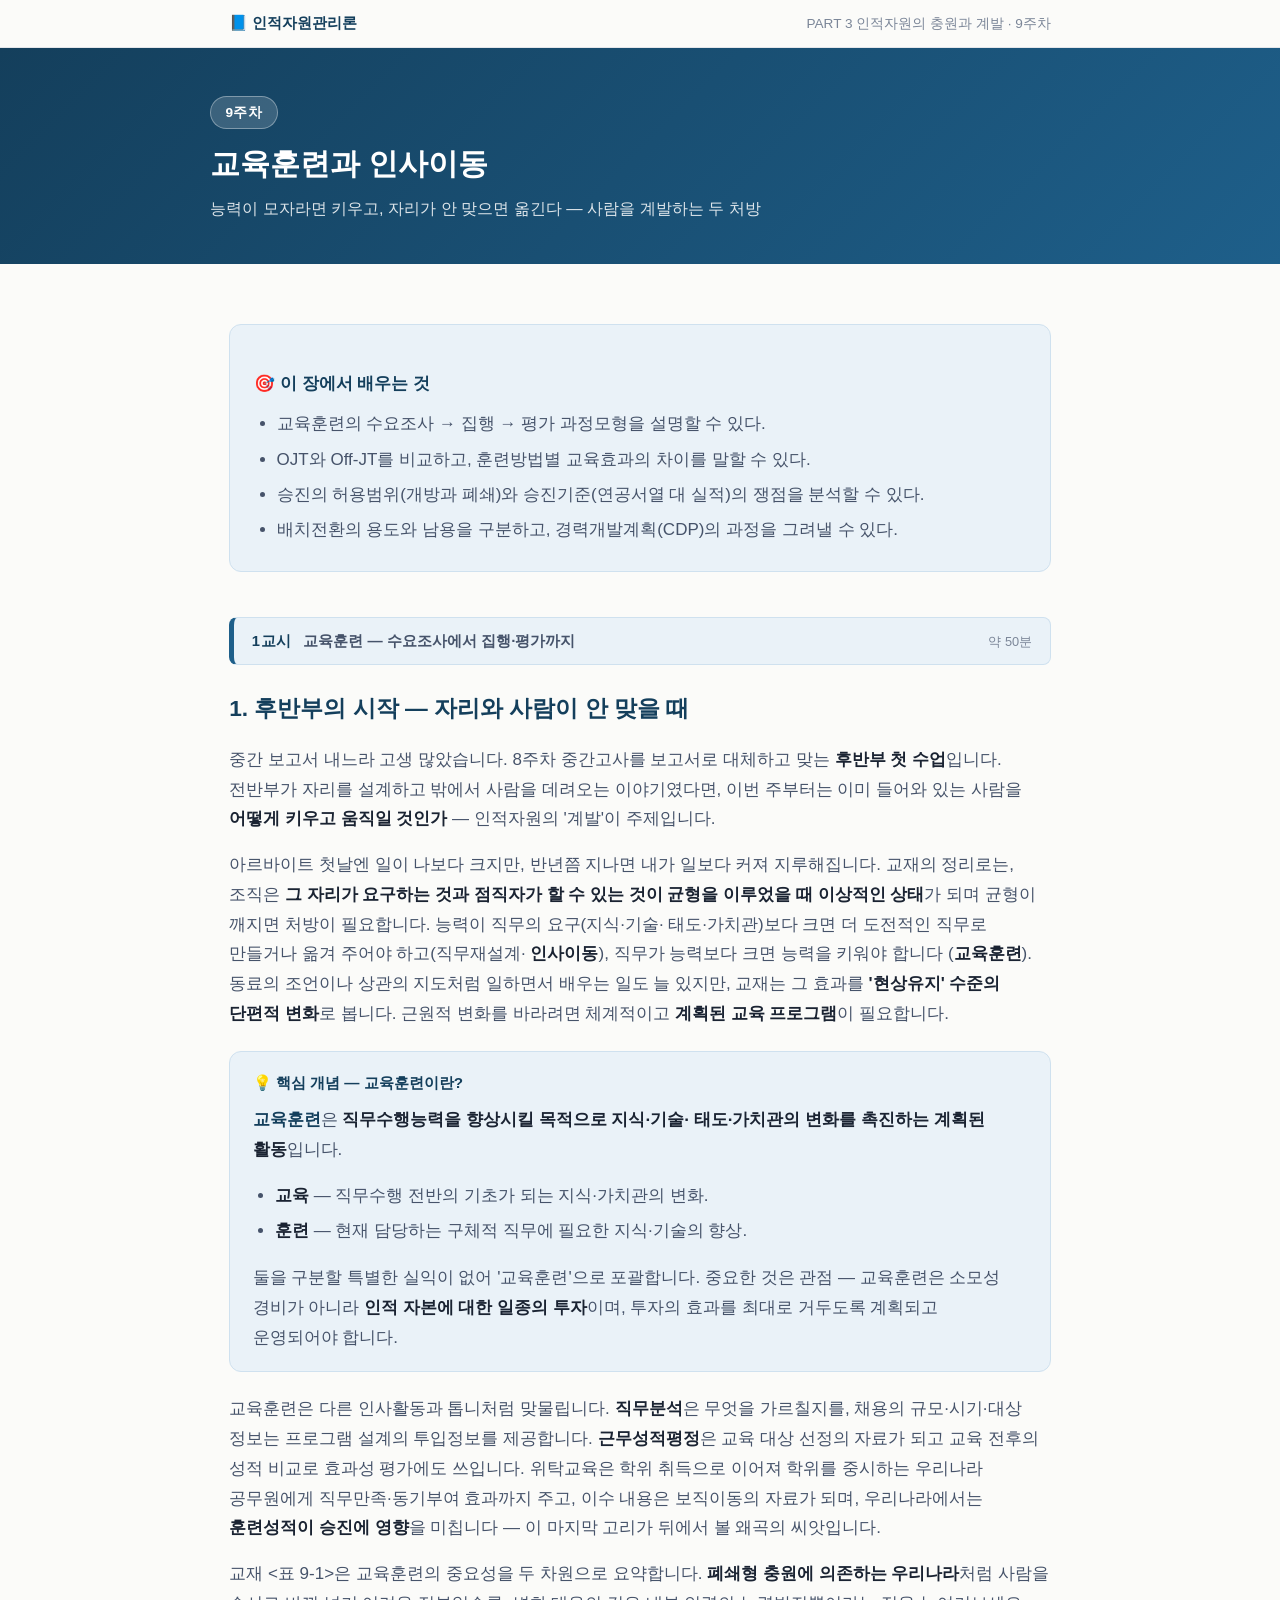
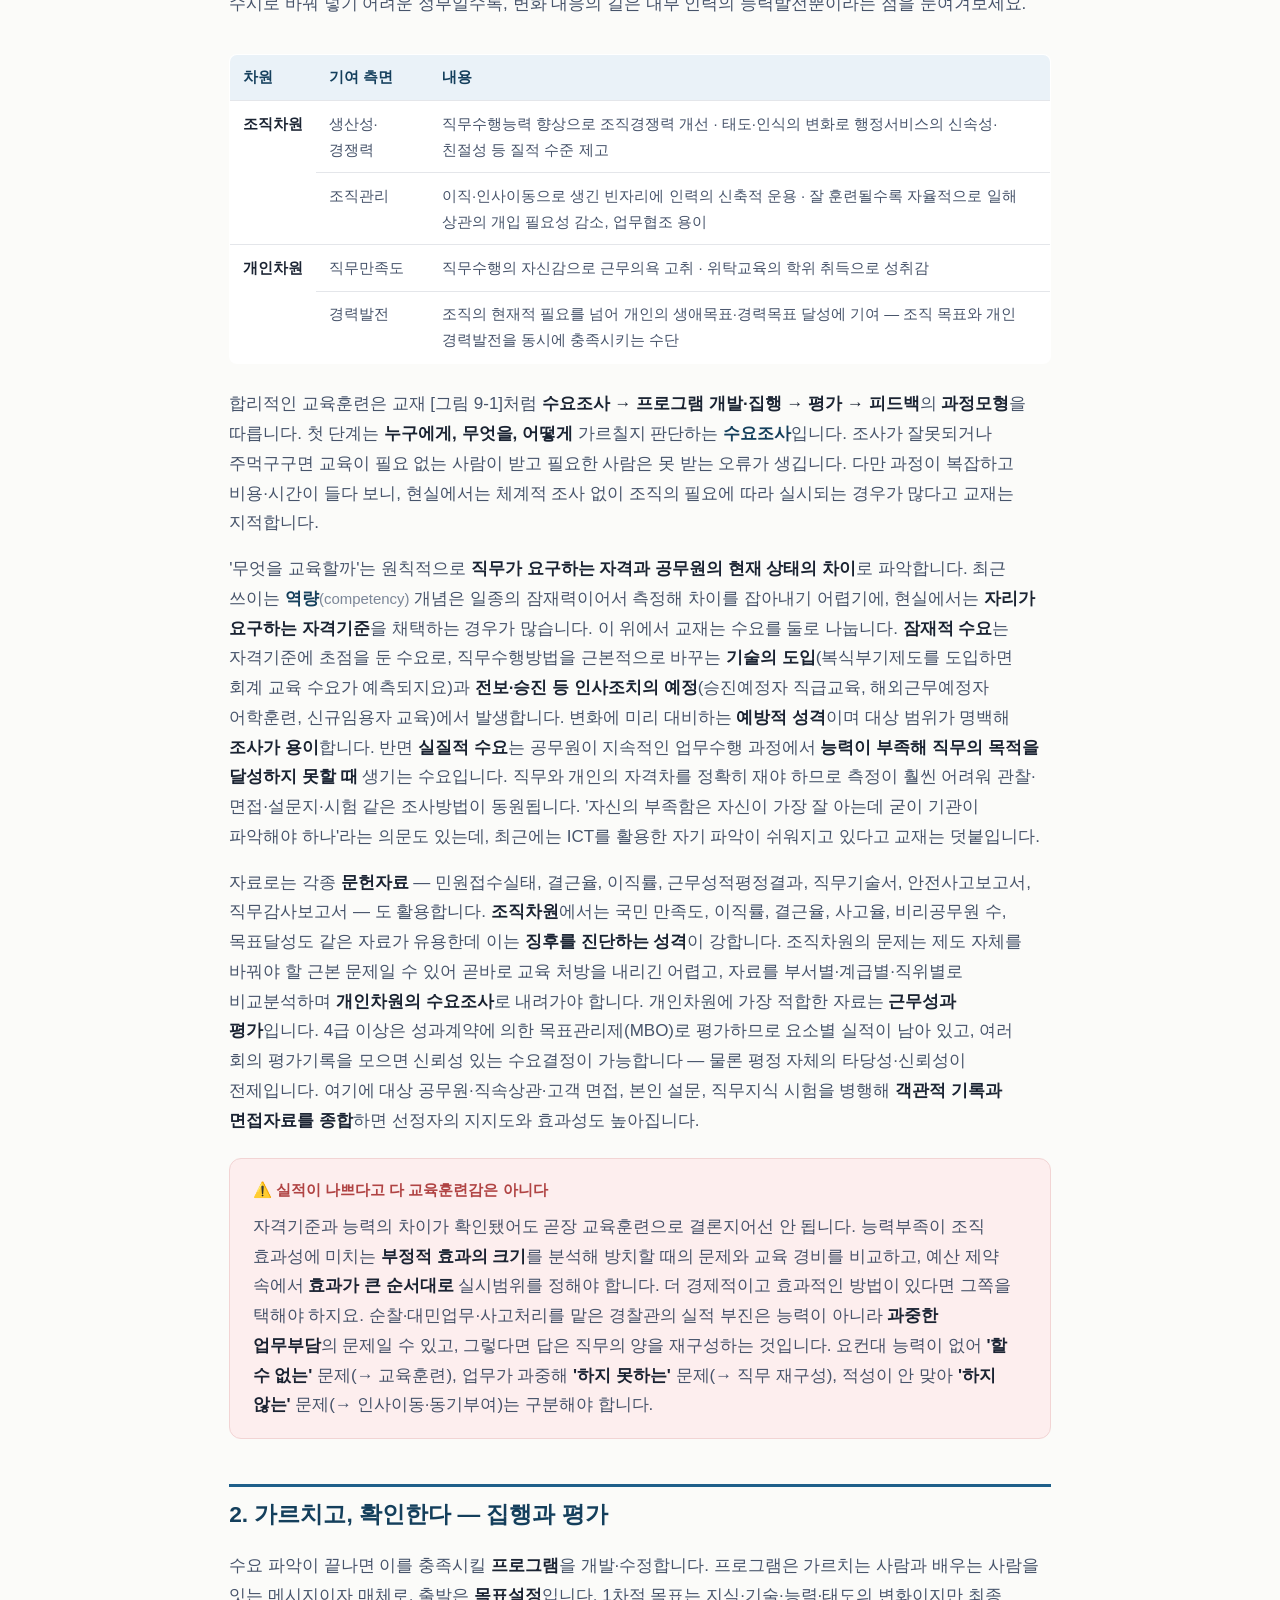
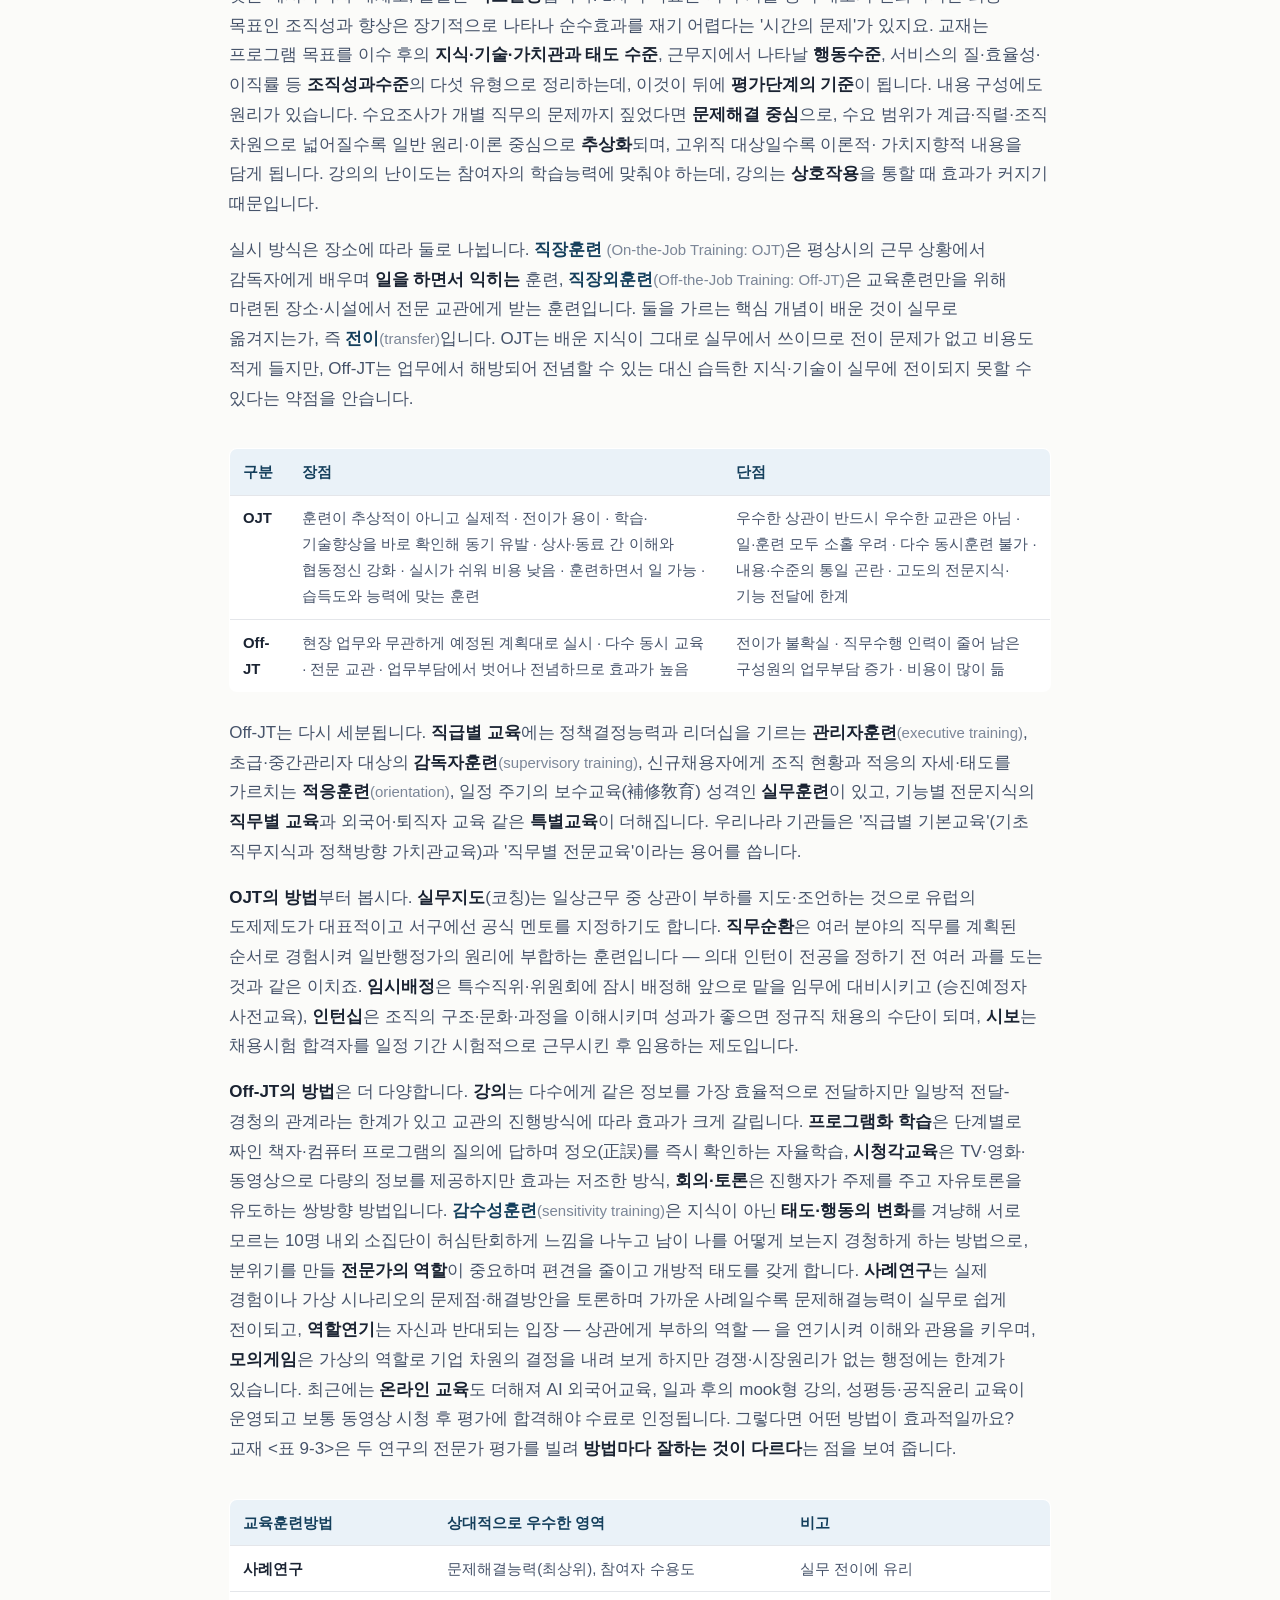
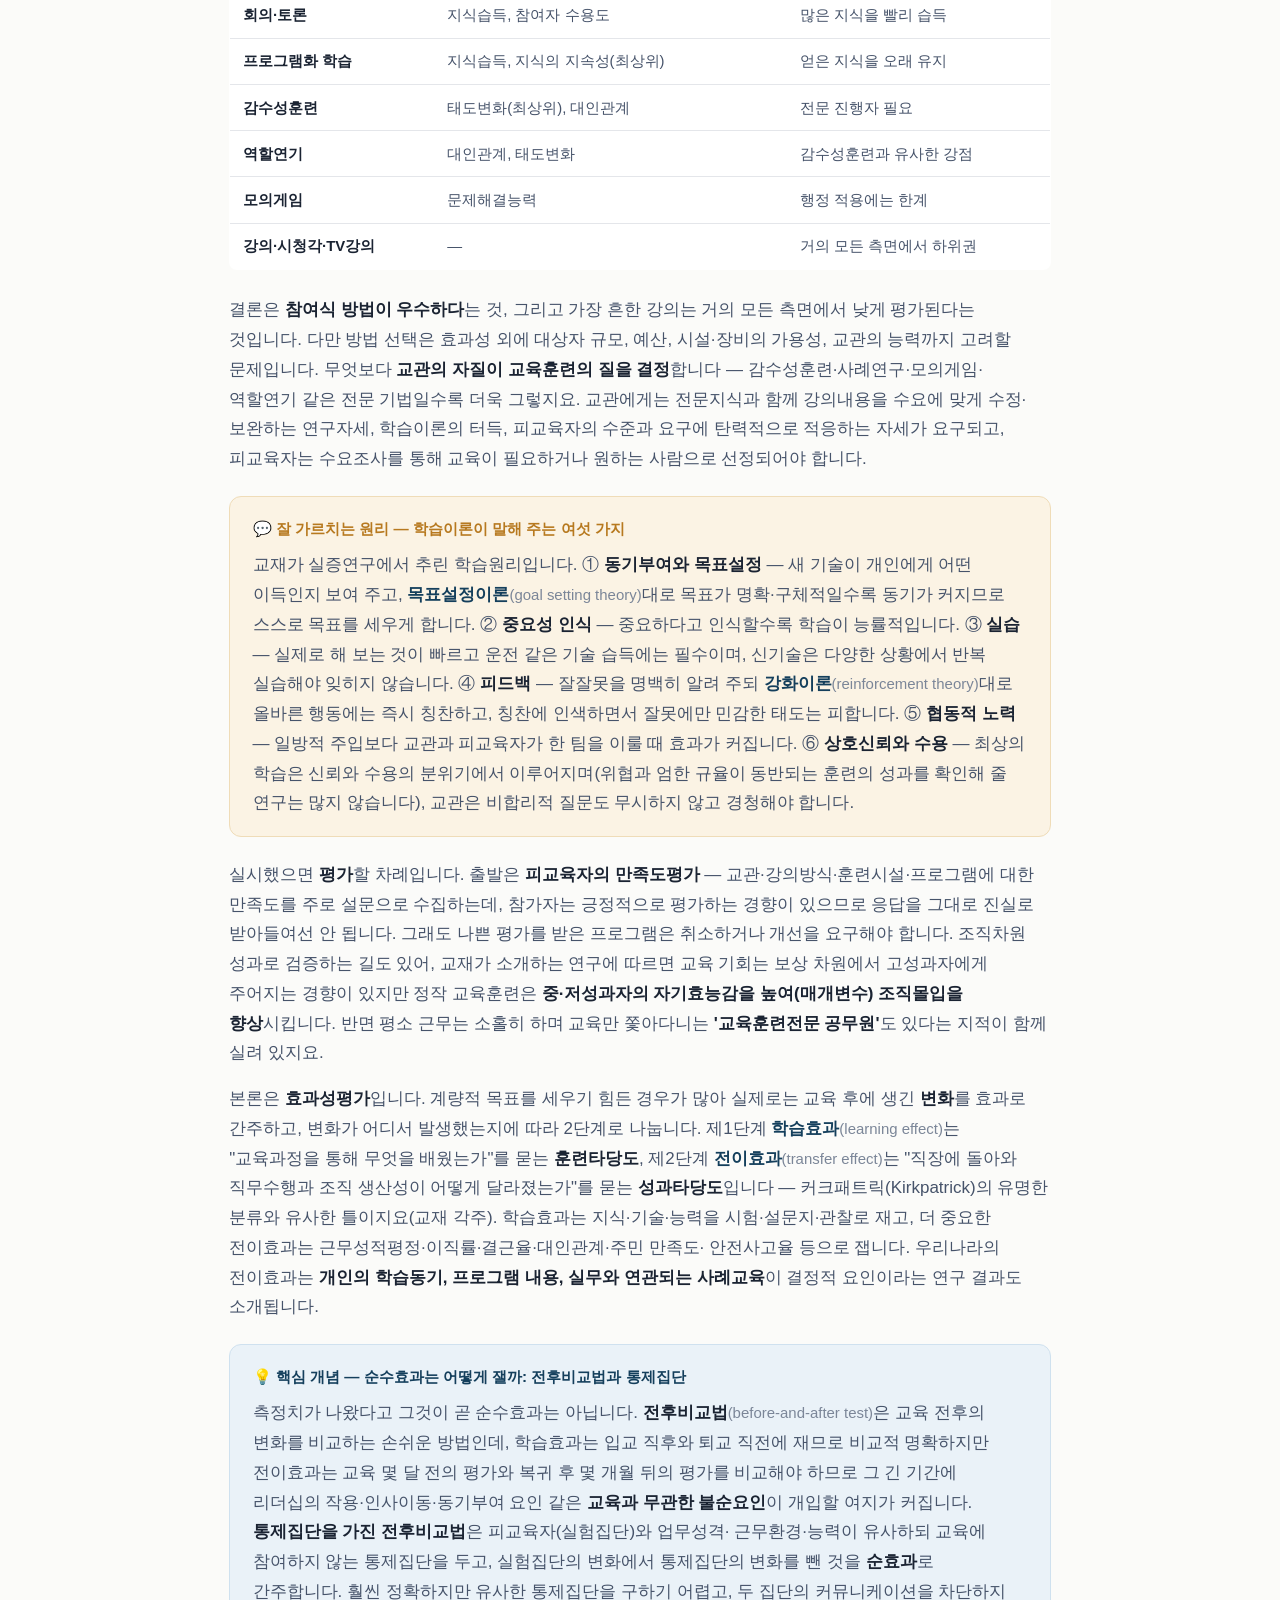
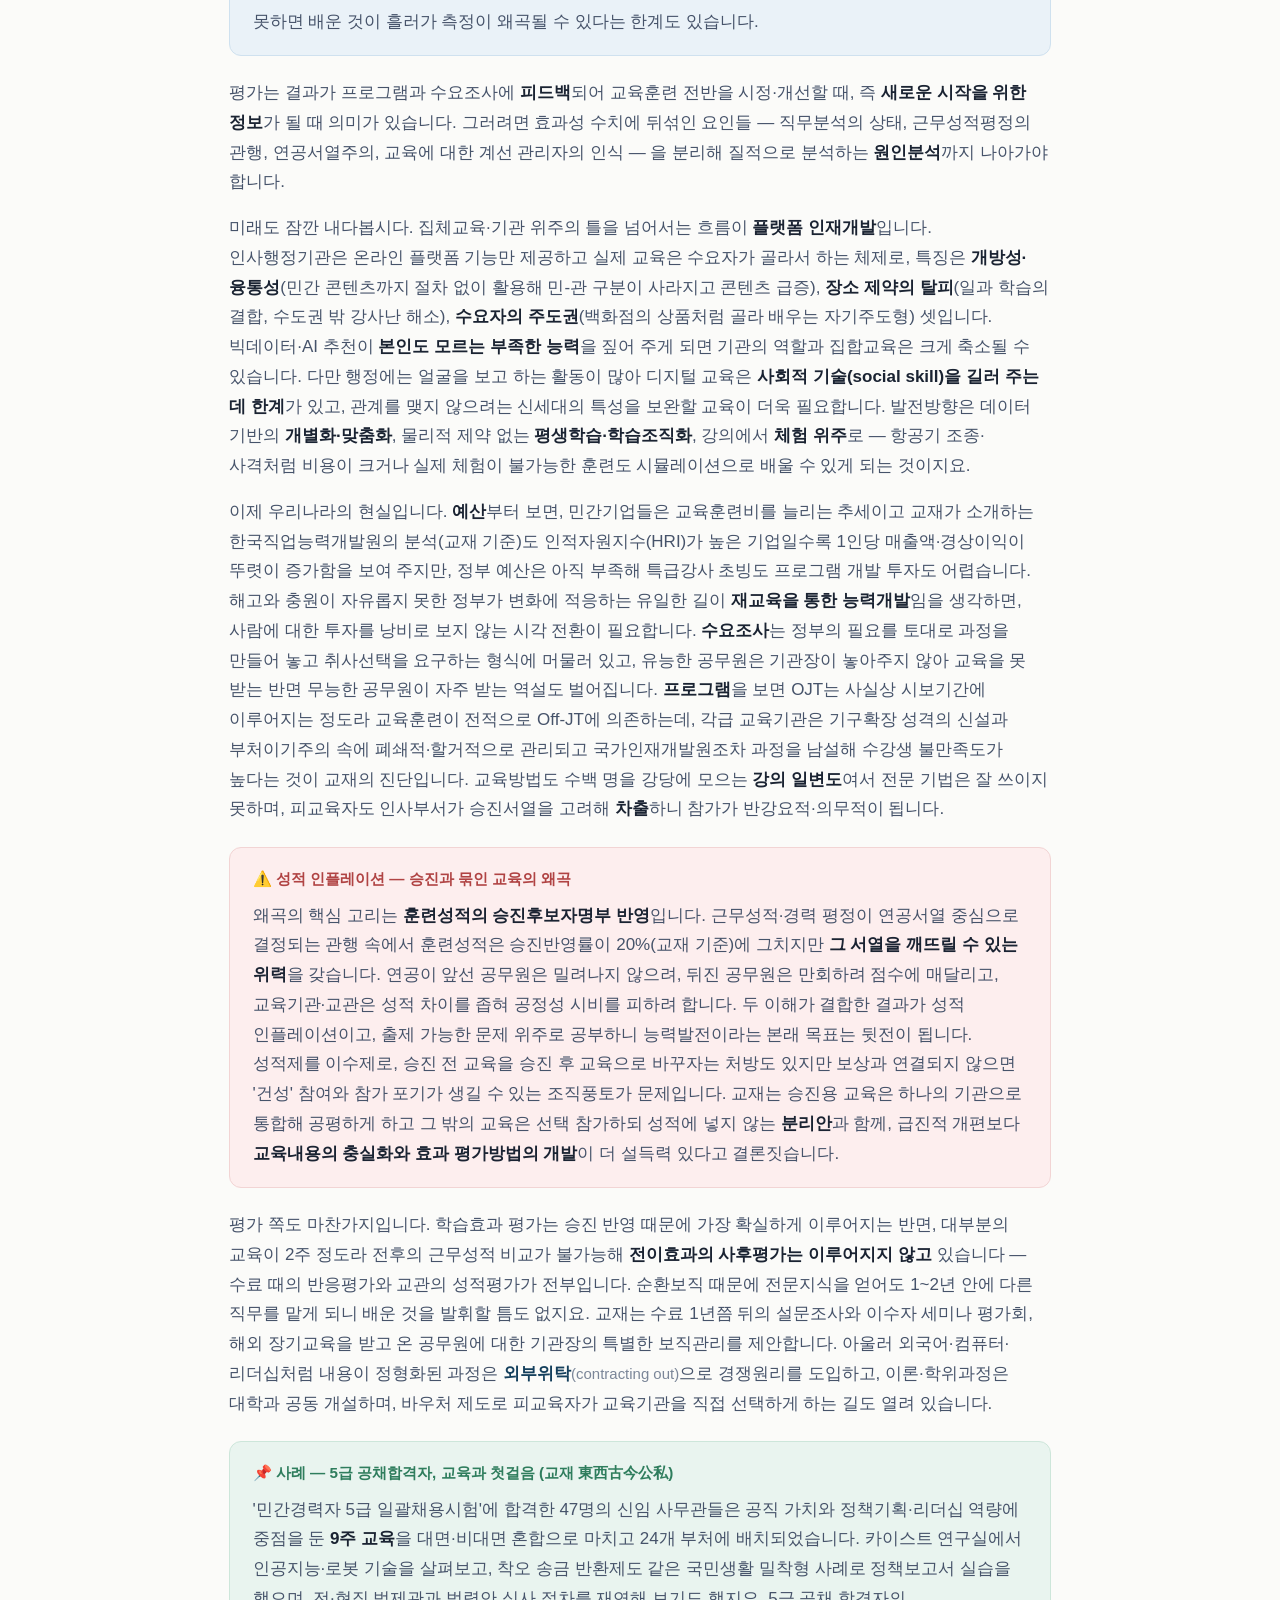
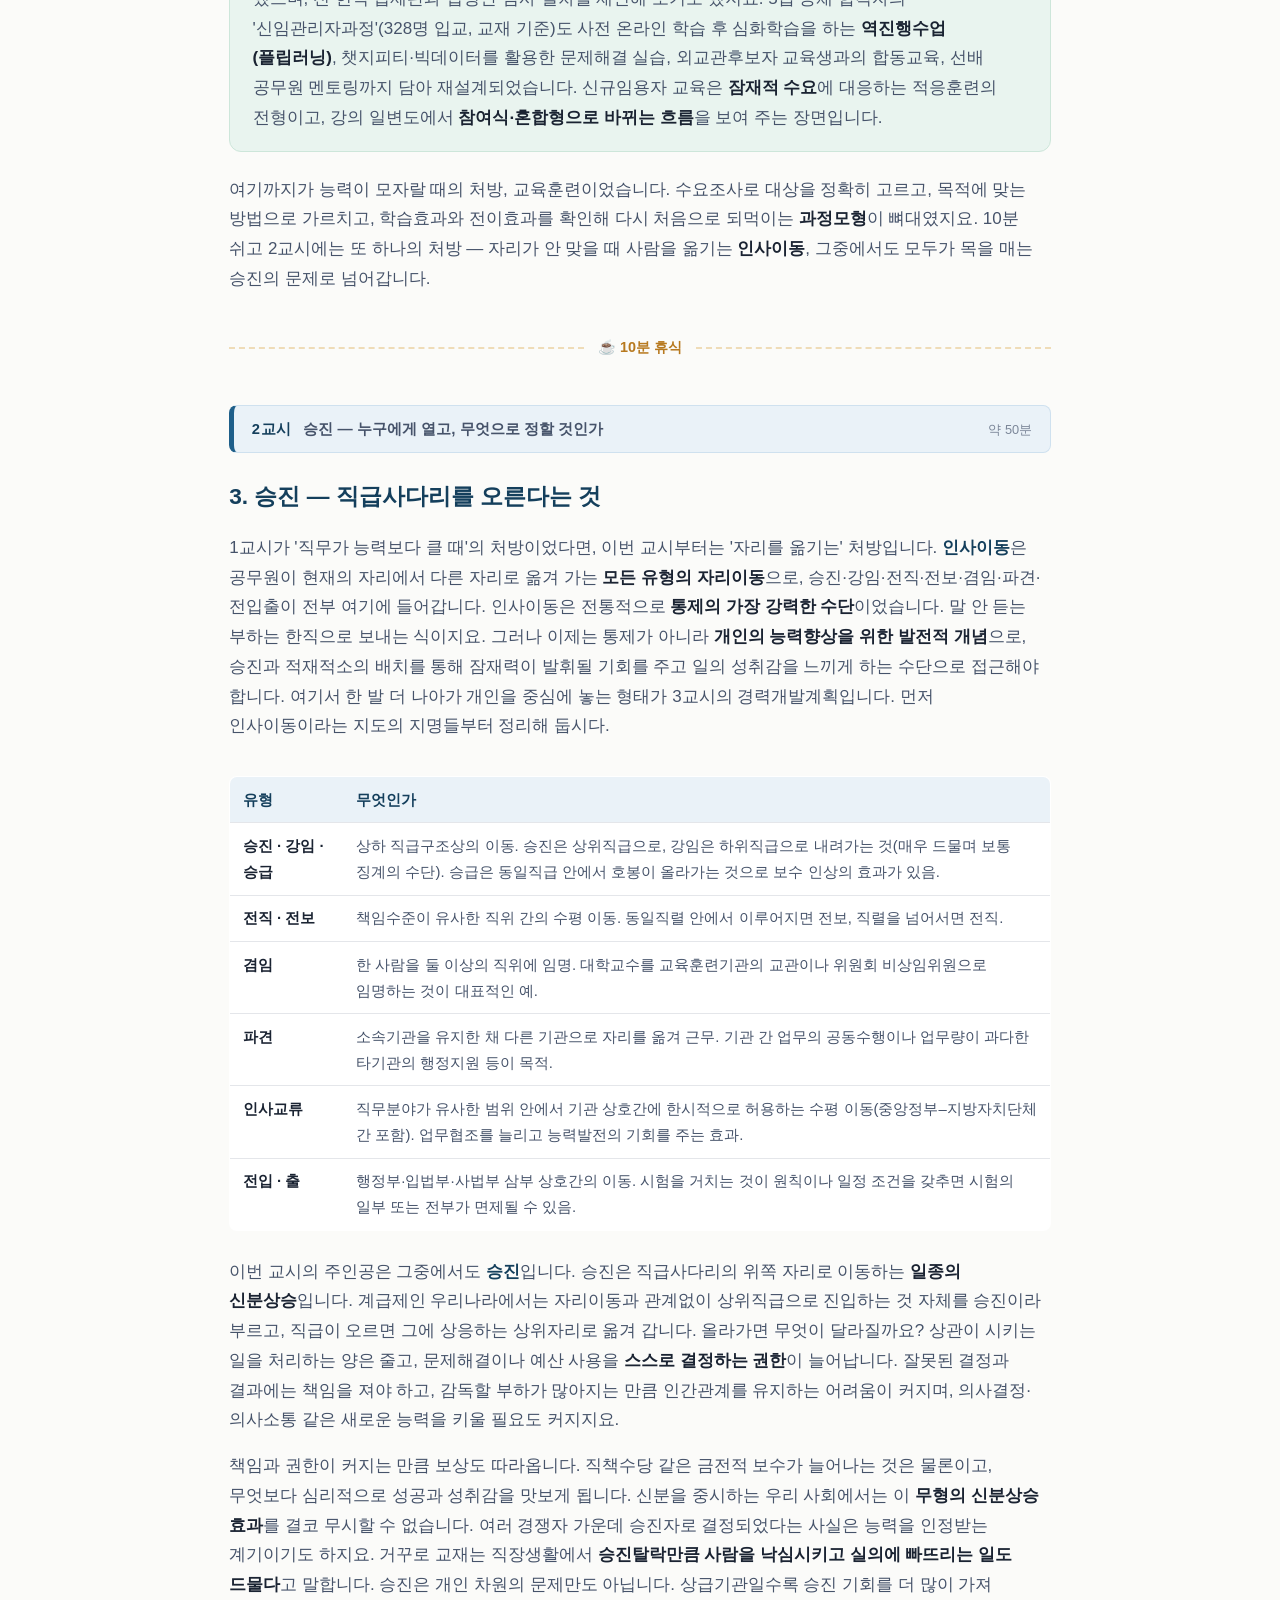
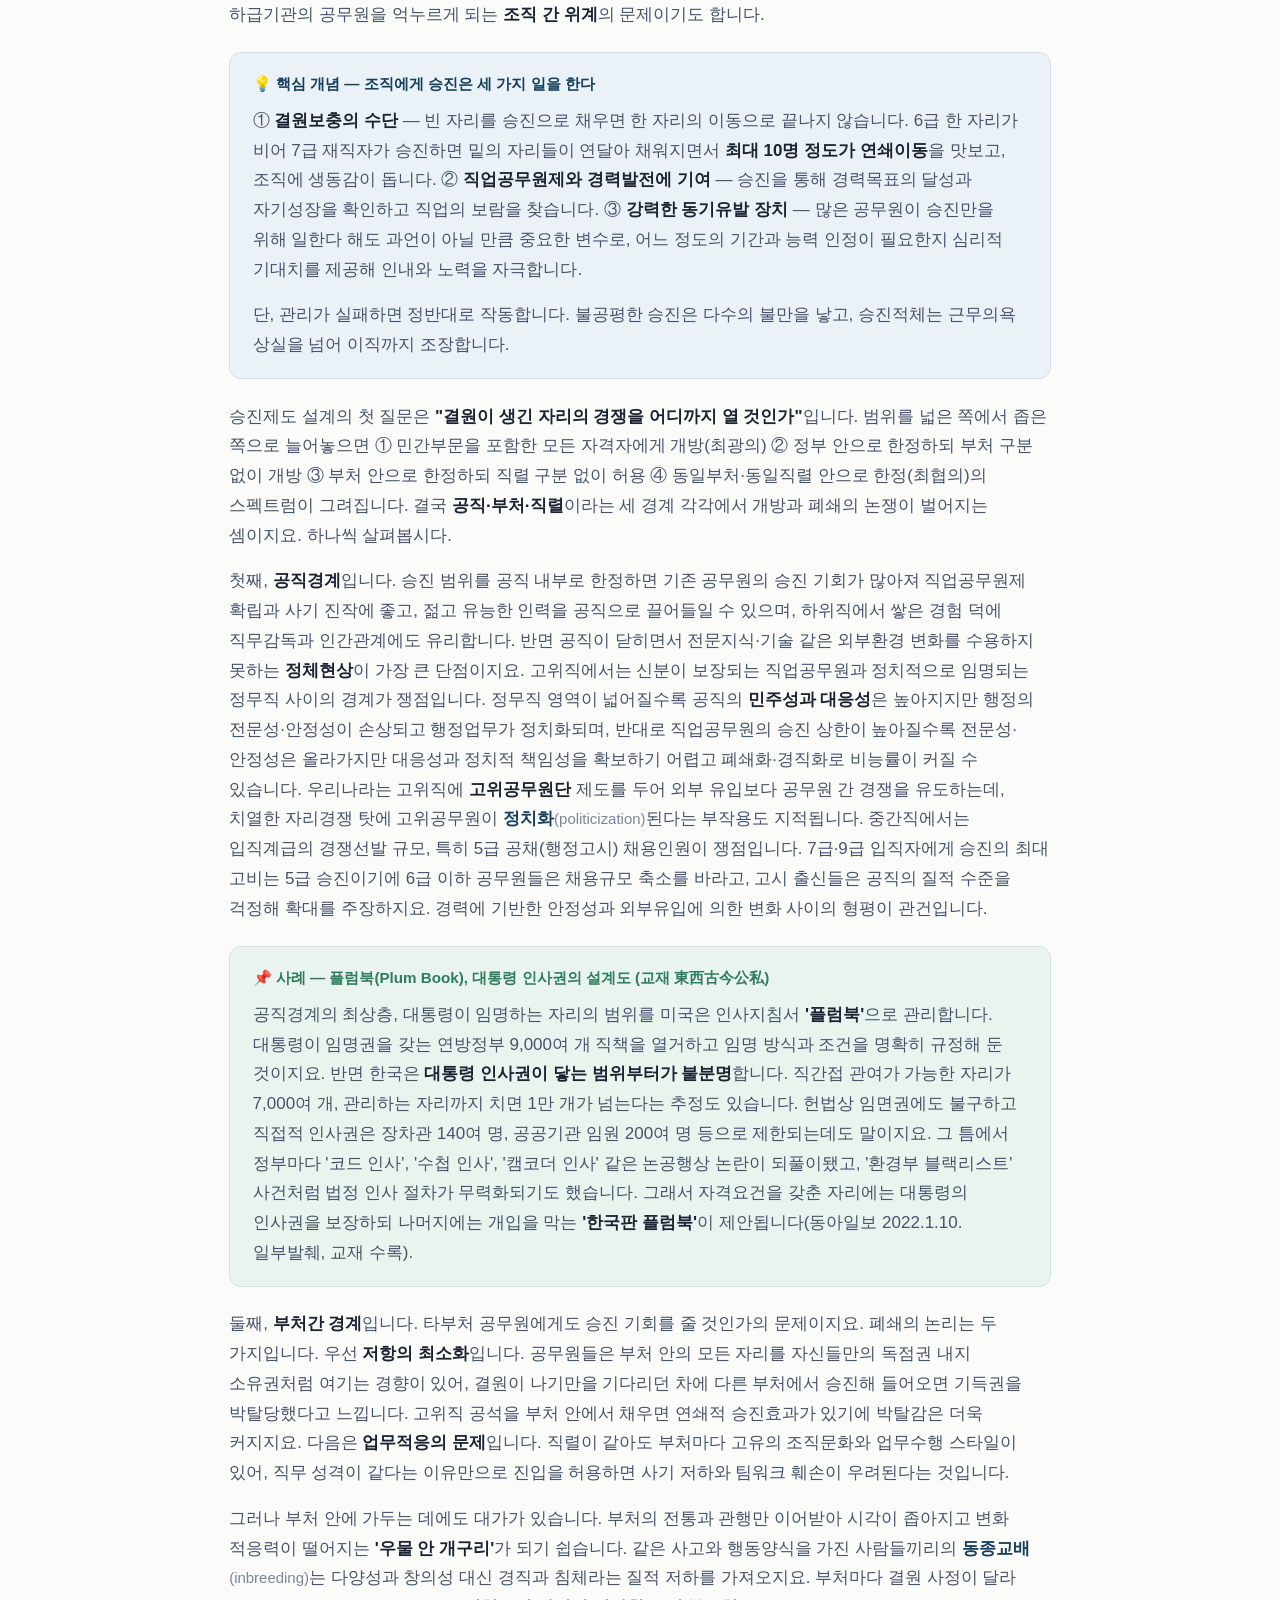
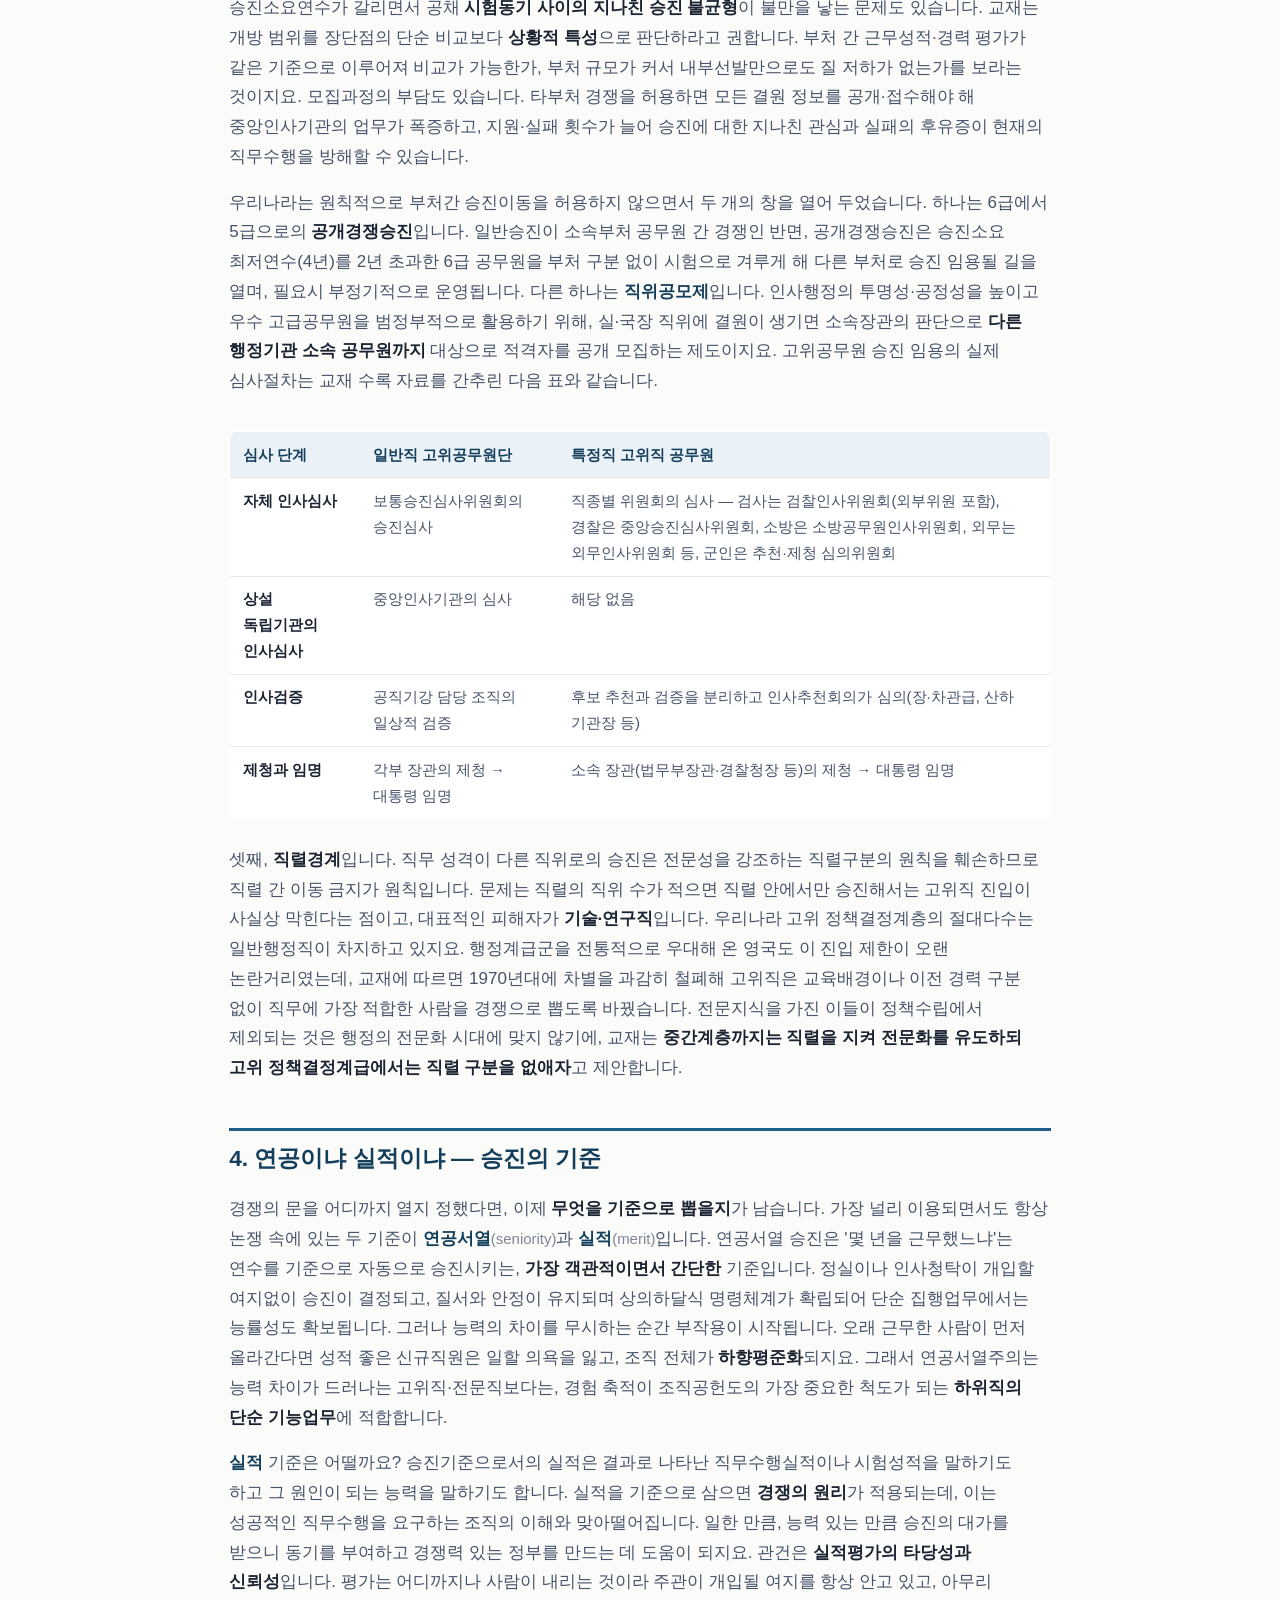
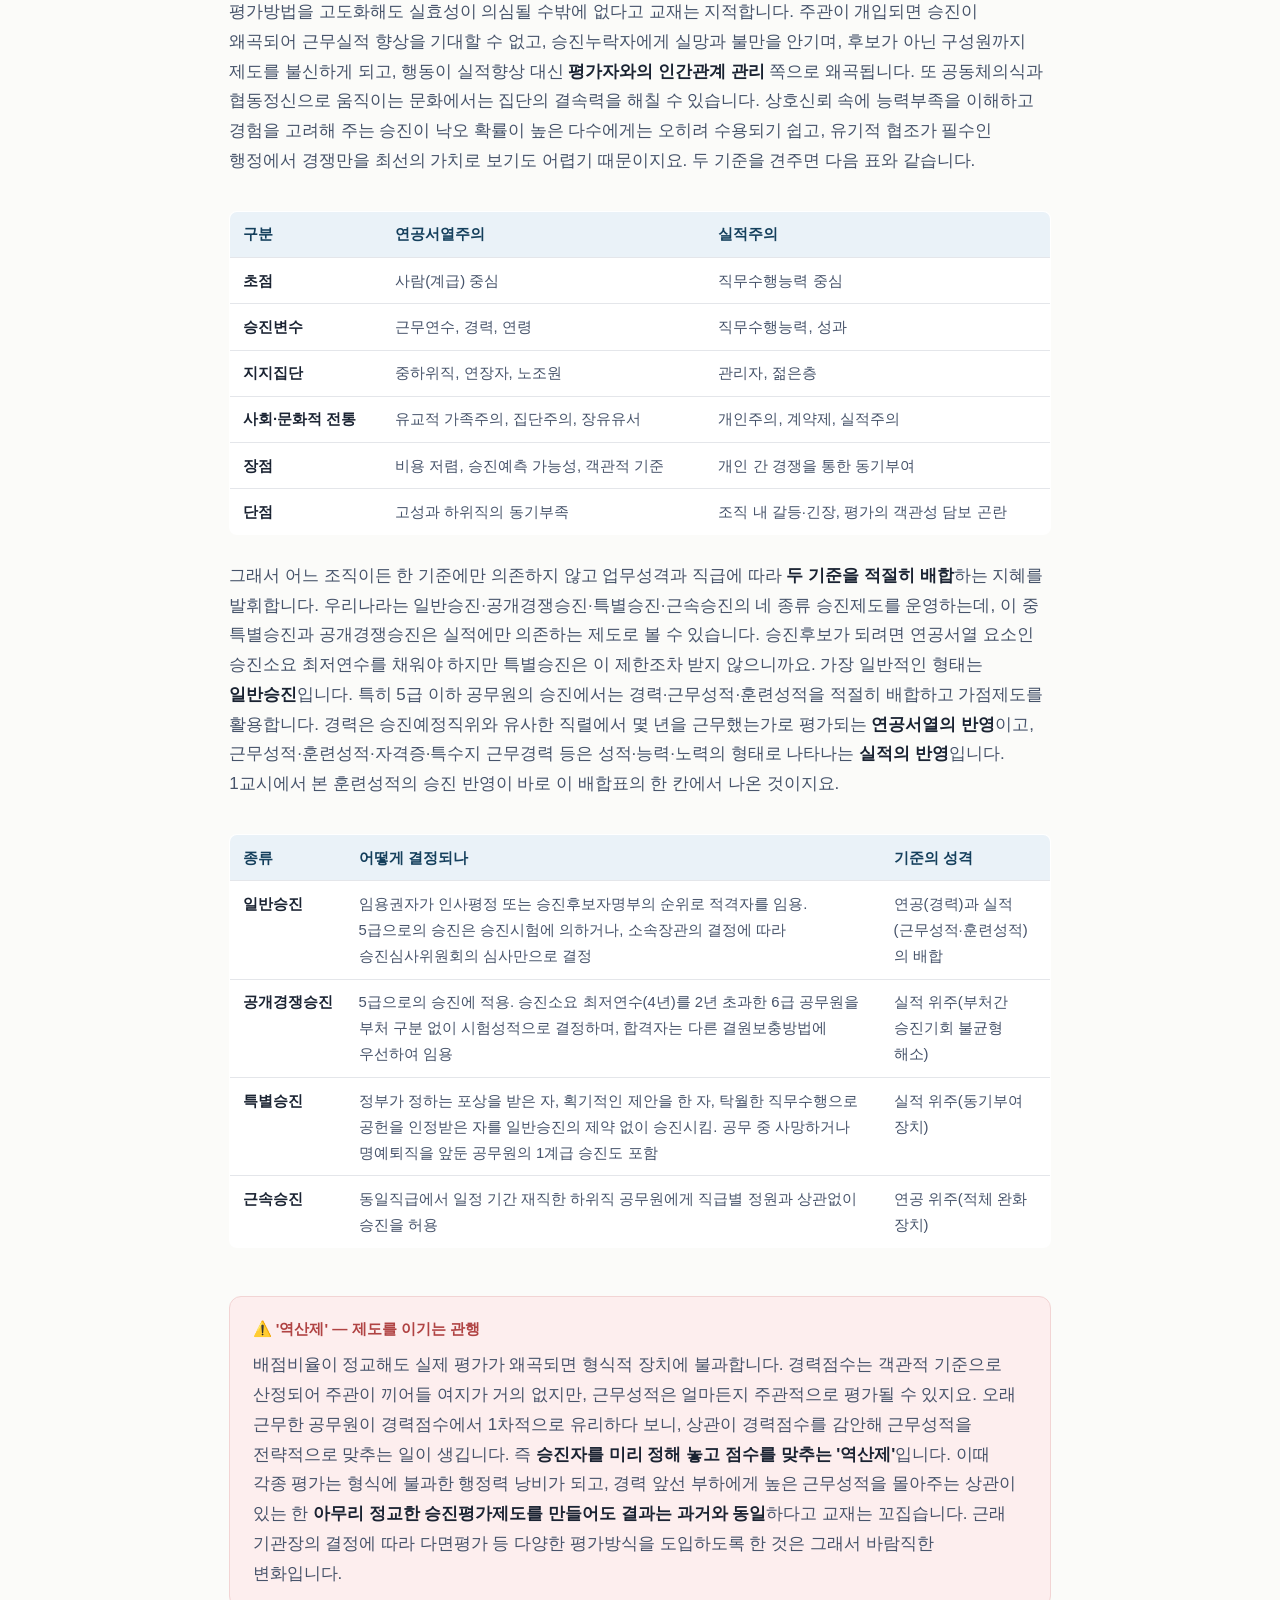
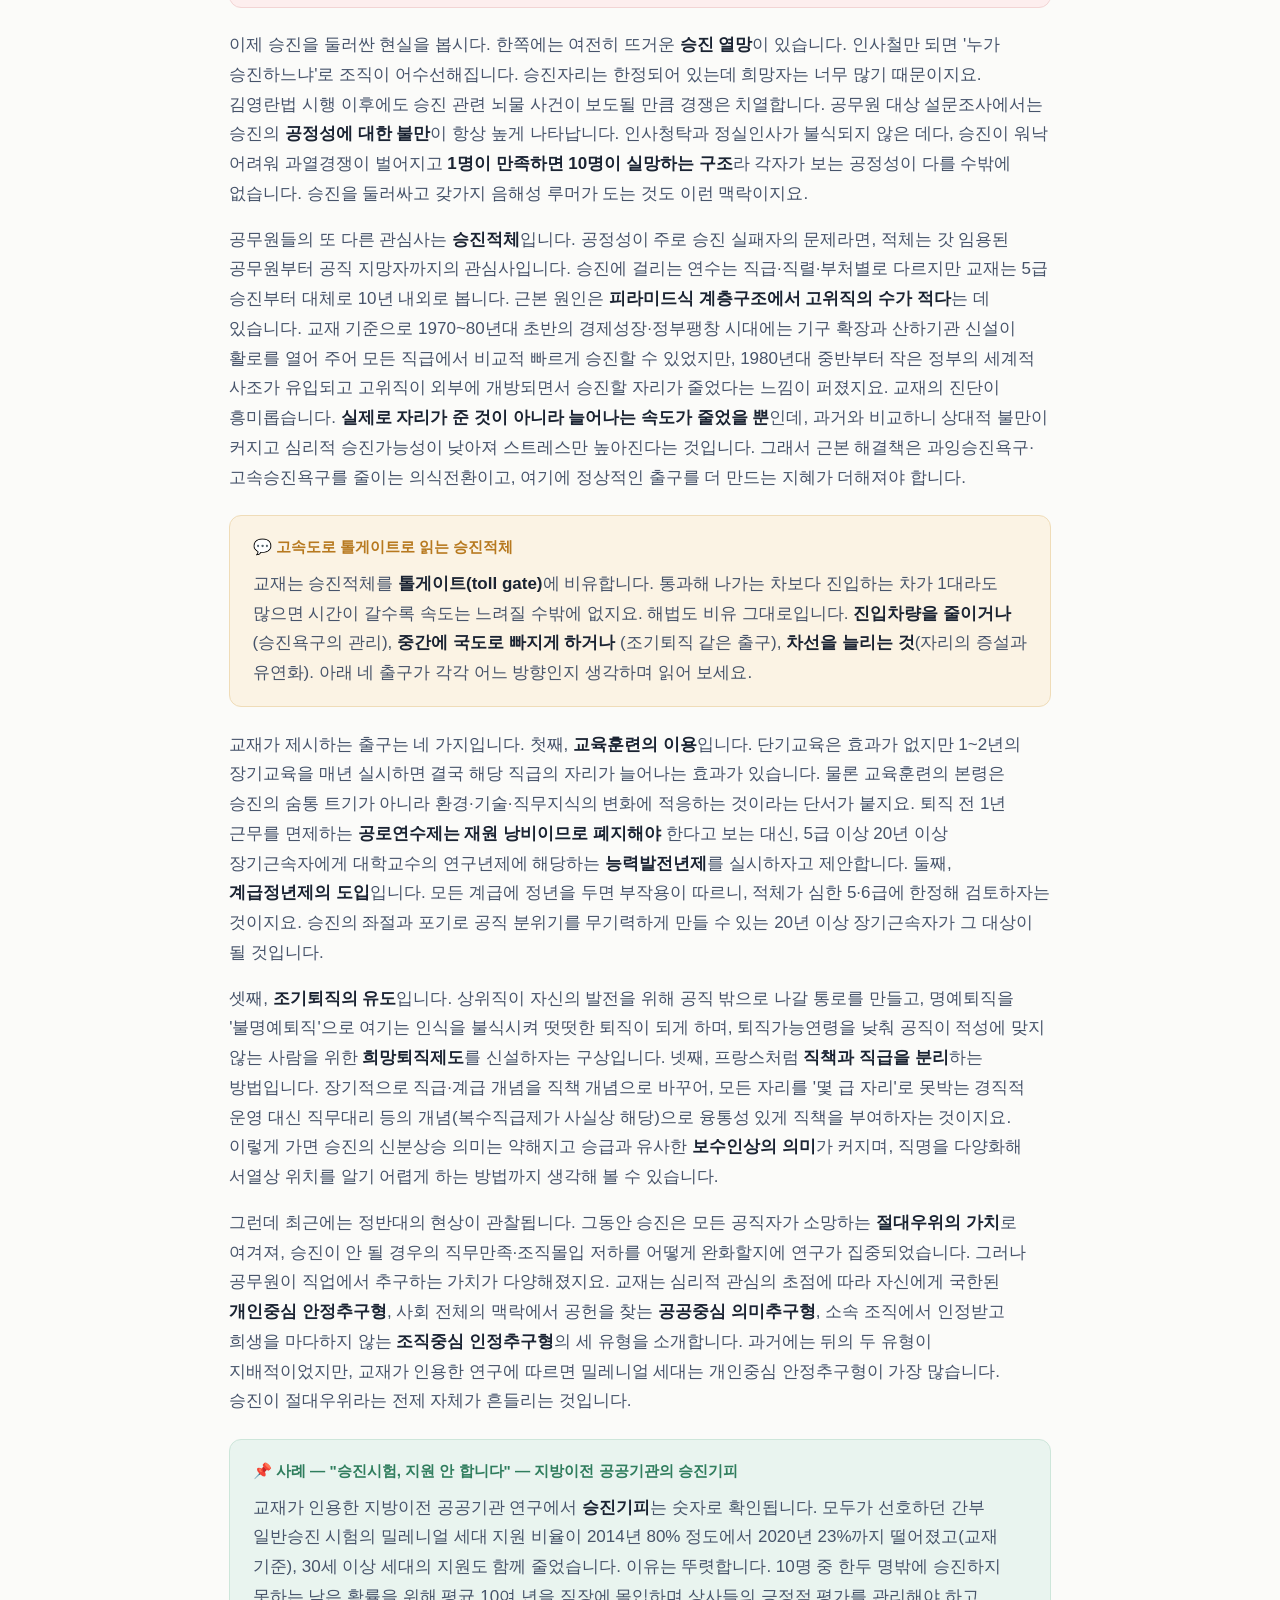
<file: w09.html>
<!DOCTYPE html>
<html lang="ko">
<head>
<meta charset="UTF-8">
<meta name="viewport" content="width=device-width, initial-scale=1.0">
<title>9주차 · 교육훈련과 인사이동 — 인적자원관리론</title>
<link rel="stylesheet" href="style.css">
</head>
<body>

<nav class="topnav">
  <div class="inner">
    <a class="home" href="index.html">📘 인적자원관리론</a>
    <span class="crumb">PART 3 인적자원의 충원과 계발 · 9주차</span>
  </div>
</nav>

<header class="chapter-header">
  <div class="inner">
    <span class="week-badge">9주차</span>
    <h1>교육훈련과 인사이동</h1>
    <p class="subtitle">능력이 모자라면 키우고, 자리가 안 맞으면 옮긴다 — 사람을 계발하는 두 처방</p>
  </div>
</header>

<main>

<div class="objectives">
  <h2>🎯 이 장에서 배우는 것</h2>
  <ul>
    <li>교육훈련의 수요조사 → 집행 → 평가 과정모형을 설명할 수 있다.</li>
    <li>OJT와 Off-JT를 비교하고, 훈련방법별 교육효과의 차이를 말할 수 있다.</li>
    <li>승진의 허용범위(개방과 폐쇄)와 승진기준(연공서열 대 실적)의 쟁점을 분석할 수 있다.</li>
    <li>배치전환의 용도와 남용을 구분하고, 경력개발계획(CDP)의 과정을 그려낼 수 있다.</li>
  </ul>
</div>

<!-- 1교시 -->
<section class="session">
  <div class="session-header">
    <span class="session-no">1교시</span>
    <span class="session-title">교육훈련 — 수요조사에서 집행·평가까지</span>
    <span class="session-time">약 50분</span>
  </div>

  <h2>1. 후반부의 시작 — 자리와 사람이 안 맞을 때</h2>

  <p>중간 보고서 내느라 고생 많았습니다. 8주차 중간고사를 보고서로 대체하고 맞는
  <strong>후반부 첫 수업</strong>입니다. 전반부가 자리를 설계하고 밖에서 사람을 데려오는
  이야기였다면, 이번 주부터는 이미 들어와 있는 사람을 <strong>어떻게 키우고 움직일
  것인가</strong> — 인적자원의 '계발'이 주제입니다.</p>

  <p>아르바이트 첫날엔 일이 나보다 크지만, 반년쯤 지나면 내가 일보다 커져 지루해집니다. 교재의
  정리로는, 조직은 <strong>그 자리가 요구하는 것과 점직자가 할 수 있는 것이 균형을 이루었을 때
  이상적인 상태</strong>가 되며 균형이 깨지면 처방이 필요합니다. 능력이 직무의 요구(지식·기술·
  태도·가치관)보다 크면 더 도전적인 직무로 만들거나 옮겨 주어야 하고(직무재설계·
  <strong>인사이동</strong>), 직무가 능력보다 크면 능력을 키워야 합니다
  (<strong>교육훈련</strong>). 동료의 조언이나 상관의 지도처럼 일하면서 배우는 일도 늘 있지만,
  교재는 그 효과를 <strong>'현상유지' 수준의 단편적 변화</strong>로 봅니다. 근원적 변화를
  바라려면 체계적이고 <strong>계획된 교육 프로그램</strong>이 필요합니다.</p>

  <div class="box concept">
    <span class="box-title">💡 핵심 개념 — 교육훈련이란?</span>
    <p><span class="term">교육훈련</span>은 <strong>직무수행능력을 향상시킬 목적으로 지식·기술·
    태도·가치관의 변화를 촉진하는 계획된 활동</strong>입니다.</p>
    <ul>
      <li><strong>교육</strong> — 직무수행 전반의 기초가 되는 지식·가치관의 변화.</li>
      <li><strong>훈련</strong> — 현재 담당하는 구체적 직무에 필요한 지식·기술의 향상.</li>
    </ul>
    <p>둘을 구분할 특별한 실익이 없어 '교육훈련'으로 포괄합니다. 중요한 것은 관점 — 교육훈련은
    소모성 경비가 아니라 <strong>인적 자본에 대한 일종의 투자</strong>이며, 투자의 효과를 최대로
    거두도록 계획되고 운영되어야 합니다.</p>
  </div>

  <p>교육훈련은 다른 인사활동과 톱니처럼 맞물립니다. <strong>직무분석</strong>은 무엇을 가르칠지를,
  채용의 규모·시기·대상 정보는 프로그램 설계의 투입정보를 제공합니다.
  <strong>근무성적평정</strong>은 교육 대상 선정의 자료가 되고 교육 전후의 성적 비교로 효과성
  평가에도 쓰입니다. 위탁교육은 학위 취득으로 이어져 학위를 중시하는 우리나라 공무원에게
  직무만족·동기부여 효과까지 주고, 이수 내용은 보직이동의 자료가 되며, 우리나라에서는
  <strong>훈련성적이 승진에 영향</strong>을 미칩니다 — 이 마지막 고리가 뒤에서 볼 왜곡의
  씨앗입니다.</p>

  <p>교재 &lt;표 9-1&gt;은 교육훈련의 중요성을 두 차원으로 요약합니다. <strong>폐쇄형 충원에
  의존하는 우리나라</strong>처럼 사람을 수시로 바꿔 넣기 어려운 정부일수록, 변화 대응의 길은 내부
  인력의 능력발전뿐이라는 점을 눈여겨보세요.</p>

  <div class="table-wrap">
  <table>
    <tr><th>차원</th><th>기여 측면</th><th>내용</th></tr>
    <tr><td rowspan="2"><strong>조직차원</strong></td><td>생산성·경쟁력</td>
      <td>직무수행능력 향상으로 조직경쟁력 개선 · 태도·인식의 변화로 행정서비스의 신속성·친절성 등
      질적 수준 제고</td></tr>
    <tr><td>조직관리</td>
      <td>이직·인사이동으로 생긴 빈자리에 인력의 신축적 운용 · 잘 훈련될수록 자율적으로 일해
      상관의 개입 필요성 감소, 업무협조 용이</td></tr>
    <tr><td rowspan="2"><strong>개인차원</strong></td><td>직무만족도</td>
      <td>직무수행의 자신감으로 근무의욕 고취 · 위탁교육의 학위 취득으로 성취감</td></tr>
    <tr><td>경력발전</td>
      <td>조직의 현재적 필요를 넘어 개인의 생애목표·경력목표 달성에 기여 — 조직 목표와 개인
      경력발전을 동시에 충족시키는 수단</td></tr>
  </table>
  </div>

  <p>합리적인 교육훈련은 교재 [그림 9-1]처럼 <strong>수요조사 → 프로그램 개발·집행 → 평가 →
  피드백</strong>의 <strong>과정모형</strong>을 따릅니다. 첫 단계는 <strong>누구에게, 무엇을,
  어떻게</strong> 가르칠지 판단하는 <span class="term">수요조사</span>입니다. 조사가 잘못되거나
  주먹구구면 교육이 필요 없는 사람이 받고 필요한 사람은 못 받는 오류가 생깁니다. 다만 과정이
  복잡하고 비용·시간이 들다 보니, 현실에서는 체계적 조사 없이 조직의 필요에 따라 실시되는 경우가
  많다고 교재는 지적합니다.</p>

  <p>'무엇을 교육할까'는 원칙적으로 <strong>직무가 요구하는 자격과 공무원의 현재 상태의
  차이</strong>로 파악합니다. 최근 쓰이는 <span class="term">역량</span><span class="en">(competency)</span>
  개념은 일종의 잠재력이어서 측정해 차이를 잡아내기 어렵기에, 현실에서는 <strong>자리가 요구하는
  자격기준</strong>을 채택하는 경우가 많습니다. 이 위에서 교재는 수요를 둘로 나눕니다.
  <strong>잠재적 수요</strong>는 자격기준에 초점을 둔 수요로, 직무수행방법을 근본적으로 바꾸는
  <strong>기술의 도입</strong>(복식부기제도를 도입하면 회계 교육 수요가 예측되지요)과
  <strong>전보·승진 등 인사조치의 예정</strong>(승진예정자 직급교육, 해외근무예정자 어학훈련,
  신규임용자 교육)에서 발생합니다. 변화에 미리 대비하는 <strong>예방적 성격</strong>이며 대상
  범위가 명백해 <strong>조사가 용이</strong>합니다. 반면 <strong>실질적 수요</strong>는 공무원이
  지속적인 업무수행 과정에서 <strong>능력이 부족해 직무의 목적을 달성하지 못할 때</strong> 생기는
  수요입니다. 직무와 개인의 자격차를 정확히 재야 하므로 측정이 훨씬 어려워 관찰·면접·설문지·시험
  같은 조사방법이 동원됩니다. '자신의 부족함은 자신이 가장 잘 아는데 굳이 기관이 파악해야
  하나'라는 의문도 있는데, 최근에는 ICT를 활용한 자기 파악이 쉬워지고 있다고 교재는 덧붙입니다.</p>

  <p>자료로는 각종 <strong>문헌자료</strong> — 민원접수실태, 결근율, 이직률, 근무성적평정결과,
  직무기술서, 안전사고보고서, 직무감사보고서 — 도 활용합니다. <strong>조직차원</strong>에서는 국민
  만족도, 이직률, 결근율, 사고율, 비리공무원 수, 목표달성도 같은 자료가 유용한데 이는
  <strong>징후를 진단하는 성격</strong>이 강합니다. 조직차원의 문제는 제도 자체를 바꿔야 할 근본
  문제일 수 있어 곧바로 교육 처방을 내리긴 어렵고, 자료를 부서별·계급별·직위별로 비교분석하며
  <strong>개인차원의 수요조사</strong>로 내려가야 합니다. 개인차원에 가장 적합한 자료는
  <strong>근무성과 평가</strong>입니다. 4급 이상은 성과계약에 의한 목표관리제(MBO)로 평가하므로
  요소별 실적이 남아 있고, 여러 회의 평가기록을 모으면 신뢰성 있는 수요결정이 가능합니다 — 물론
  평정 자체의 타당성·신뢰성이 전제입니다. 여기에 대상 공무원·직속상관·고객 면접, 본인 설문,
  직무지식 시험을 병행해 <strong>객관적 기록과 면접자료를 종합</strong>하면 선정자의 지지도와
  효과성도 높아집니다.</p>

  <div class="box warn">
    <span class="box-title">⚠️ 실적이 나쁘다고 다 교육훈련감은 아니다</span>
    <p>자격기준과 능력의 차이가 확인됐어도 곧장 교육훈련으로 결론지어선 안 됩니다. 능력부족이 조직
    효과성에 미치는 <strong>부정적 효과의 크기</strong>를 분석해 방치할 때의 문제와 교육 경비를
    비교하고, 예산 제약 속에서 <strong>효과가 큰 순서대로</strong> 실시범위를 정해야 합니다. 더
    경제적이고 효과적인 방법이 있다면 그쪽을 택해야 하지요. 순찰·대민업무·사고처리를 맡은 경찰관의
    실적 부진은 능력이 아니라 <strong>과중한 업무부담</strong>의 문제일 수 있고, 그렇다면 답은
    직무의 양을 재구성하는 것입니다. 요컨대 능력이 없어 <strong>'할 수 없는'</strong> 문제(→
    교육훈련), 업무가 과중해 <strong>'하지 못하는'</strong> 문제(→ 직무 재구성), 적성이 안 맞아
    <strong>'하지 않는'</strong> 문제(→ 인사이동·동기부여)는 구분해야 합니다.</p>
  </div>

  <h2>2. 가르치고, 확인한다 — 집행과 평가</h2>

  <p>수요 파악이 끝나면 이를 충족시킬 <strong>프로그램</strong>을 개발·수정합니다. 프로그램은
  가르치는 사람과 배우는 사람을 잇는 메시지이자 매체로, 출발은 <strong>목표설정</strong>입니다.
  1차적 목표는 지식·기술·능력·태도의 변화이지만 최종 목표인 조직성과 향상은 장기적으로 나타나
  순수효과를 재기 어렵다는 '시간의 문제'가 있지요. 교재는 프로그램 목표를 이수 후의
  <strong>지식·기술·가치관과 태도 수준</strong>, 근무지에서 나타날 <strong>행동수준</strong>,
  서비스의 질·효율성·이직률 등 <strong>조직성과수준</strong>의 다섯 유형으로 정리하는데, 이것이
  뒤에 <strong>평가단계의 기준</strong>이 됩니다. 내용 구성에도 원리가 있습니다. 수요조사가 개별
  직무의 문제까지 짚었다면 <strong>문제해결 중심</strong>으로, 수요 범위가 계급·직렬·조직 차원으로
  넓어질수록 일반 원리·이론 중심으로 <strong>추상화</strong>되며, 고위직 대상일수록 이론적·
  가치지향적 내용을 담게 됩니다. 강의의 난이도는 참여자의 학습능력에 맞춰야 하는데, 강의는
  <strong>상호작용</strong>을 통할 때 효과가 커지기 때문입니다.</p>

  <p>실시 방식은 장소에 따라 둘로 나뉩니다. <span class="term">직장훈련</span><span class="en">
  (On-the-Job Training: OJT)</span>은 평상시의 근무 상황에서 감독자에게 배우며 <strong>일을 하면서
  익히는</strong> 훈련, <span class="term">직장외훈련</span><span class="en">(Off-the-Job Training:
  Off-JT)</span>은 교육훈련만을 위해 마련된 장소·시설에서 전문 교관에게 받는 훈련입니다. 둘을
  가르는 핵심 개념이 배운 것이 실무로 옮겨지는가, 즉
  <span class="term">전이</span><span class="en">(transfer)</span>입니다. OJT는 배운 지식이 그대로
  실무에서 쓰이므로 전이 문제가 없고 비용도 적게 들지만, Off-JT는 업무에서 해방되어 전념할 수 있는
  대신 습득한 지식·기술이 실무에 전이되지 못할 수 있다는 약점을 안습니다.</p>

  <div class="table-wrap">
  <table>
    <tr><th>구분</th><th>장점</th><th>단점</th></tr>
    <tr><td><strong>OJT</strong></td>
      <td>훈련이 추상적이 아니고 실제적 · 전이가 용이 · 학습·기술향상을 바로 확인해 동기 유발 ·
      상사·동료 간 이해와 협동정신 강화 · 실시가 쉬워 비용 낮음 · 훈련하면서 일 가능 · 습득도와
      능력에 맞는 훈련</td>
      <td>우수한 상관이 반드시 우수한 교관은 아님 · 일·훈련 모두 소홀 우려 · 다수 동시훈련 불가 ·
      내용·수준의 통일 곤란 · 고도의 전문지식·기능 전달에 한계</td></tr>
    <tr><td><strong>Off-JT</strong></td>
      <td>현장 업무와 무관하게 예정된 계획대로 실시 · 다수 동시 교육 · 전문 교관 · 업무부담에서
      벗어나 전념하므로 효과가 높음</td>
      <td>전이가 불확실 · 직무수행 인력이 줄어 남은 구성원의 업무부담 증가 · 비용이 많이
      듦</td></tr>
  </table>
  </div>

  <p>Off-JT는 다시 세분됩니다. <strong>직급별 교육</strong>에는 정책결정능력과 리더십을 기르는
  <strong>관리자훈련</strong><span class="en">(executive training)</span>, 초급·중간관리자 대상의
  <strong>감독자훈련</strong><span class="en">(supervisory training)</span>, 신규채용자에게 조직
  현황과 적응의 자세·태도를 가르치는 <strong>적응훈련</strong><span class="en">(orientation)</span>,
  일정 주기의 보수교육(補修敎育) 성격인 <strong>실무훈련</strong>이 있고, 기능별 전문지식의
  <strong>직무별 교육</strong>과 외국어·퇴직자 교육 같은 <strong>특별교육</strong>이 더해집니다.
  우리나라 기관들은 '직급별 기본교육'(기초 직무지식과 정책방향 가치관교육)과 '직무별
  전문교육'이라는 용어를 씁니다.</p>

  <p><strong>OJT의 방법</strong>부터 봅시다. <strong>실무지도</strong>(코칭)는 일상근무 중 상관이
  부하를 지도·조언하는 것으로 유럽의 도제제도가 대표적이고 서구에선 공식 멘토를 지정하기도 합니다.
  <strong>직무순환</strong>은 여러 분야의 직무를 계획된 순서로 경험시켜 일반행정가의 원리에
  부합하는 훈련입니다 — 의대 인턴이 전공을 정하기 전 여러 과를 도는 것과 같은 이치죠.
  <strong>임시배정</strong>은 특수직위·위원회에 잠시 배정해 앞으로 맡을 임무에 대비시키고
  (승진예정자 사전교육), <strong>인턴십</strong>은 조직의 구조·문화·과정을 이해시키며 성과가
  좋으면 정규직 채용의 수단이 되며, <strong>시보</strong>는 채용시험 합격자를 일정 기간 시험적으로
  근무시킨 후 임용하는 제도입니다.</p>

  <p><strong>Off-JT의 방법</strong>은 더 다양합니다. <strong>강의</strong>는 다수에게 같은 정보를
  가장 효율적으로 전달하지만 일방적 전달-경청의 관계라는 한계가 있고 교관의 진행방식에 따라 효과가
  크게 갈립니다. <strong>프로그램화 학습</strong>은 단계별로 짜인 책자·컴퓨터 프로그램의 질의에
  답하며 정오(正誤)를 즉시 확인하는 자율학습, <strong>시청각교육</strong>은 TV·영화·동영상으로
  다량의 정보를 제공하지만 효과는 저조한 방식, <strong>회의·토론</strong>은 진행자가 주제를 주고
  자유토론을 유도하는 쌍방향 방법입니다.
  <span class="term">감수성훈련</span><span class="en">(sensitivity training)</span>은 지식이 아닌
  <strong>태도·행동의 변화</strong>를 겨냥해 서로 모르는 10명 내외 소집단이 허심탄회하게 느낌을
  나누고 남이 나를 어떻게 보는지 경청하게 하는 방법으로, 분위기를 만들 <strong>전문가의
  역할</strong>이 중요하며 편견을 줄이고 개방적 태도를 갖게 합니다. <strong>사례연구</strong>는
  실제 경험이나 가상 시나리오의 문제점·해결방안을 토론하며 가까운 사례일수록 문제해결능력이 실무로
  쉽게 전이되고, <strong>역할연기</strong>는 자신과 반대되는 입장 — 상관에게 부하의 역할 — 을
  연기시켜 이해와 관용을 키우며, <strong>모의게임</strong>은 가상의 역할로 기업 차원의 결정을 내려
  보게 하지만 경쟁·시장원리가 없는 행정에는 한계가 있습니다. 최근에는 <strong>온라인
  교육</strong>도 더해져 AI 외국어교육, 일과 후의 mook형 강의, 성평등·공직윤리 교육이 운영되고
  보통 동영상 시청 후 평가에 합격해야 수료로 인정됩니다. 그렇다면 어떤 방법이 효과적일까요? 교재
  &lt;표 9-3&gt;은 두 연구의 전문가 평가를 빌려 <strong>방법마다 잘하는 것이 다르다</strong>는
  점을 보여 줍니다.</p>

  <div class="table-wrap">
  <table>
    <tr><th>교육훈련방법</th><th>상대적으로 우수한 영역</th><th>비고</th></tr>
    <tr><td><strong>사례연구</strong></td><td>문제해결능력(최상위), 참여자 수용도</td>
      <td>실무 전이에 유리</td></tr>
    <tr><td><strong>회의·토론</strong></td><td>지식습득, 참여자 수용도</td>
      <td>많은 지식을 빨리 습득</td></tr>
    <tr><td><strong>프로그램화 학습</strong></td><td>지식습득, 지식의 지속성(최상위)</td>
      <td>얻은 지식을 오래 유지</td></tr>
    <tr><td><strong>감수성훈련</strong></td><td>태도변화(최상위), 대인관계</td>
      <td>전문 진행자 필요</td></tr>
    <tr><td><strong>역할연기</strong></td><td>대인관계, 태도변화</td>
      <td>감수성훈련과 유사한 강점</td></tr>
    <tr><td><strong>모의게임</strong></td><td>문제해결능력</td><td>행정 적용에는 한계</td></tr>
    <tr><td><strong>강의·시청각·TV강의</strong></td><td>—</td>
      <td>거의 모든 측면에서 하위권</td></tr>
  </table>
  </div>

  <p>결론은 <strong>참여식 방법이 우수하다</strong>는 것, 그리고 가장 흔한 강의는 거의 모든
  측면에서 낮게 평가된다는 것입니다. 다만 방법 선택은 효과성 외에 대상자 규모, 예산, 시설·장비의
  가용성, 교관의 능력까지 고려할 문제입니다. 무엇보다 <strong>교관의 자질이 교육훈련의 질을
  결정</strong>합니다 — 감수성훈련·사례연구·모의게임·역할연기 같은 전문 기법일수록 더욱 그렇지요.
  교관에게는 전문지식과 함께 강의내용을 수요에 맞게 수정·보완하는 연구자세, 학습이론의 터득,
  피교육자의 수준과 요구에 탄력적으로 적응하는 자세가 요구되고, 피교육자는 수요조사를 통해 교육이
  필요하거나 원하는 사람으로 선정되어야 합니다.</p>

  <div class="box tip">
    <span class="box-title">💬 잘 가르치는 원리 — 학습이론이 말해 주는 여섯 가지</span>
    <p>교재가 실증연구에서 추린 학습원리입니다. ① <strong>동기부여와 목표설정</strong> — 새 기술이
    개인에게 어떤 이득인지 보여 주고, <span class="term">목표설정이론</span><span class="en">(goal
    setting theory)</span>대로 목표가 명확·구체적일수록 동기가 커지므로 스스로 목표를 세우게
    합니다. ② <strong>중요성 인식</strong> — 중요하다고 인식할수록 학습이 능률적입니다. ③
    <strong>실습</strong> — 실제로 해 보는 것이 빠르고 운전 같은 기술 습득에는 필수이며, 신기술은
    다양한 상황에서 반복 실습해야 잊히지 않습니다. ④ <strong>피드백</strong> — 잘잘못을 명백히
    알려 주되 <span class="term">강화이론</span><span class="en">(reinforcement theory)</span>대로
    올바른 행동에는 즉시 칭찬하고, 칭찬에 인색하면서 잘못에만 민감한 태도는 피합니다. ⑤
    <strong>협동적 노력</strong> — 일방적 주입보다 교관과 피교육자가 한 팀을 이룰 때 효과가
    커집니다. ⑥ <strong>상호신뢰와 수용</strong> — 최상의 학습은 신뢰와 수용의 분위기에서
    이루어지며(위협과 엄한 규율이 동반되는 훈련의 성과를 확인해 줄 연구는 많지 않습니다), 교관은
    비합리적 질문도 무시하지 않고 경청해야 합니다.</p>
  </div>

  <p>실시했으면 <strong>평가</strong>할 차례입니다. 출발은 <strong>피교육자의 만족도평가</strong>
  — 교관·강의방식·훈련시설·프로그램에 대한 만족도를 주로 설문으로 수집하는데, 참가자는 긍정적으로
  평가하는 경향이 있으므로 응답을 그대로 진실로 받아들여선 안 됩니다. 그래도 나쁜 평가를 받은
  프로그램은 취소하거나 개선을 요구해야 합니다. 조직차원 성과로 검증하는 길도 있어, 교재가
  소개하는 연구에 따르면 교육 기회는 보상 차원에서 고성과자에게 주어지는 경향이 있지만 정작
  교육훈련은 <strong>중·저성과자의 자기효능감을 높여(매개변수) 조직몰입을 향상</strong>시킵니다.
  반면 평소 근무는 소홀히 하며 교육만 쫓아다니는 <strong>'교육훈련전문 공무원'</strong>도 있다는
  지적이 함께 실려 있지요.</p>

  <p>본론은 <strong>효과성평가</strong>입니다. 계량적 목표를 세우기 힘든 경우가 많아 실제로는 교육
  후에 생긴 <strong>변화</strong>를 효과로 간주하고, 변화가 어디서 발생했는지에 따라 2단계로
  나눕니다. 제1단계 <span class="term">학습효과</span><span class="en">(learning effect)</span>는
  "교육과정을 통해 무엇을 배웠는가"를 묻는 <strong>훈련타당도</strong>, 제2단계
  <span class="term">전이효과</span><span class="en">(transfer effect)</span>는 "직장에 돌아와
  직무수행과 조직 생산성이 어떻게 달라졌는가"를 묻는 <strong>성과타당도</strong>입니다 —
  커크패트릭(Kirkpatrick)의 유명한 분류와 유사한 틀이지요(교재 각주). 학습효과는 지식·기술·능력을
  시험·설문지·관찰로 재고, 더 중요한 전이효과는 근무성적평정·이직률·결근율·대인관계·주민 만족도·
  안전사고율 등으로 잽니다. 우리나라의 전이효과는 <strong>개인의 학습동기, 프로그램 내용, 실무와
  연관되는 사례교육</strong>이 결정적 요인이라는 연구 결과도 소개됩니다.</p>

  <div class="box concept">
    <span class="box-title">💡 핵심 개념 — 순수효과는 어떻게 잴까: 전후비교법과 통제집단</span>
    <p>측정치가 나왔다고 그것이 곧 순수효과는 아닙니다.
    <strong>전후비교법</strong><span class="en">(before-and-after test)</span>은 교육 전후의 변화를
    비교하는 손쉬운 방법인데, 학습효과는 입교 직후와 퇴교 직전에 재므로 비교적 명확하지만
    전이효과는 교육 몇 달 전의 평가와 복귀 후 몇 개월 뒤의 평가를 비교해야 하므로 그 긴 기간에
    리더십의 작용·인사이동·동기부여 요인 같은 <strong>교육과 무관한 불순요인</strong>이 개입할
    여지가 커집니다. <strong>통제집단을 가진 전후비교법</strong>은 피교육자(실험집단)와 업무성격·
    근무환경·능력이 유사하되 교육에 참여하지 않는 통제집단을 두고, 실험집단의 변화에서 통제집단의
    변화를 뺀 것을 <strong>순효과</strong>로 간주합니다. 훨씬 정확하지만 유사한 통제집단을 구하기
    어렵고, 두 집단의 커뮤니케이션을 차단하지 못하면 배운 것이 흘러가 측정이 왜곡될 수 있다는
    한계도 있습니다.</p>
  </div>

  <p>평가는 결과가 프로그램과 수요조사에 <strong>피드백</strong>되어 교육훈련 전반을 시정·개선할
  때, 즉 <strong>새로운 시작을 위한 정보</strong>가 될 때 의미가 있습니다. 그러려면 효과성 수치에
  뒤섞인 요인들 — 직무분석의 상태, 근무성적평정의 관행, 연공서열주의, 교육에 대한 계선 관리자의
  인식 — 을 분리해 질적으로 분석하는 <strong>원인분석</strong>까지 나아가야 합니다.</p>

  <p>미래도 잠깐 내다봅시다. 집체교육·기관 위주의 틀을 넘어서는 흐름이 <strong>플랫폼
  인재개발</strong>입니다. 인사행정기관은 온라인 플랫폼 기능만 제공하고 실제 교육은 수요자가
  골라서 하는 체제로, 특징은 <strong>개방성·융통성</strong>(민간 콘텐츠까지 절차 없이 활용해 민-관
  구분이 사라지고 콘텐츠 급증), <strong>장소 제약의 탈피</strong>(일과 학습의 결합, 수도권 밖
  강사난 해소), <strong>수요자의 주도권</strong>(백화점의 상품처럼 골라 배우는 자기주도형)
  셋입니다. 빅데이터·AI 추천이 <strong>본인도 모르는 부족한 능력</strong>을 짚어 주게 되면 기관의
  역할과 집합교육은 크게 축소될 수 있습니다. 다만 행정에는 얼굴을 보고 하는 활동이 많아 디지털
  교육은 <strong>사회적 기술(social skill)을 길러 주는 데 한계</strong>가 있고, 관계를 맺지
  않으려는 신세대의 특성을 보완할 교육이 더욱 필요합니다. 발전방향은 데이터 기반의
  <strong>개별화·맞춤화</strong>, 물리적 제약 없는 <strong>평생학습·학습조직화</strong>, 강의에서
  <strong>체험 위주</strong>로 — 항공기 조종·사격처럼 비용이 크거나 실제 체험이 불가능한 훈련도
  시뮬레이션으로 배울 수 있게 되는 것이지요.</p>

  <p>이제 우리나라의 현실입니다. <strong>예산</strong>부터 보면, 민간기업들은 교육훈련비를 늘리는
  추세이고 교재가 소개하는 한국직업능력개발원의 분석(교재 기준)도 인적자원지수(HRI)가 높은
  기업일수록 1인당 매출액·경상이익이 뚜렷이 증가함을 보여 주지만, 정부 예산은 아직 부족해 특급강사
  초빙도 프로그램 개발 투자도 어렵습니다. 해고와 충원이 자유롭지 못한 정부가 변화에 적응하는
  유일한 길이 <strong>재교육을 통한 능력개발</strong>임을 생각하면, 사람에 대한 투자를 낭비로 보지
  않는 시각 전환이 필요합니다. <strong>수요조사</strong>는 정부의 필요를 토대로 과정을 만들어 놓고
  취사선택을 요구하는 형식에 머물러 있고, 유능한 공무원은 기관장이 놓아주지 않아 교육을 못 받는
  반면 무능한 공무원이 자주 받는 역설도 벌어집니다. <strong>프로그램</strong>을 보면 OJT는 사실상
  시보기간에 이루어지는 정도라 교육훈련이 전적으로 Off-JT에 의존하는데, 각급 교육기관은 기구확장
  성격의 신설과 부처이기주의 속에 폐쇄적·할거적으로 관리되고 국가인재개발원조차 과정을 남설해
  수강생 불만족도가 높다는 것이 교재의 진단입니다. 교육방법도 수백 명을 강당에 모으는
  <strong>강의 일변도</strong>여서 전문 기법은 잘 쓰이지 못하며, 피교육자도 인사부서가 승진서열을
  고려해 <strong>차출</strong>하니 참가가 반강요적·의무적이 됩니다.</p>

  <div class="box warn">
    <span class="box-title">⚠️ 성적 인플레이션 — 승진과 묶인 교육의 왜곡</span>
    <p>왜곡의 핵심 고리는 <strong>훈련성적의 승진후보자명부 반영</strong>입니다. 근무성적·경력
    평정이 연공서열 중심으로 결정되는 관행 속에서 훈련성적은 승진반영률이 20%(교재 기준)에
    그치지만 <strong>그 서열을 깨뜨릴 수 있는 위력</strong>을 갖습니다. 연공이 앞선 공무원은
    밀려나지 않으려, 뒤진 공무원은 만회하려 점수에 매달리고, 교육기관·교관은 성적 차이를 좁혀
    공정성 시비를 피하려 합니다. 두 이해가 결합한 결과가 성적 인플레이션이고, 출제 가능한 문제
    위주로 공부하니 능력발전이라는 본래 목표는 뒷전이 됩니다. 성적제를 이수제로, 승진 전 교육을
    승진 후 교육으로 바꾸자는 처방도 있지만 보상과 연결되지 않으면 '건성' 참여와 참가 포기가 생길
    수 있는 조직풍토가 문제입니다. 교재는 승진용 교육은 하나의 기관으로 통합해 공평하게 하고 그
    밖의 교육은 선택 참가하되 성적에 넣지 않는 <strong>분리안</strong>과 함께, 급진적 개편보다
    <strong>교육내용의 충실화와 효과 평가방법의 개발</strong>이 더 설득력 있다고 결론짓습니다.</p>
  </div>

  <p>평가 쪽도 마찬가지입니다. 학습효과 평가는 승진 반영 때문에 가장 확실하게 이루어지는 반면,
  대부분의 교육이 2주 정도라 전후의 근무성적 비교가 불가능해 <strong>전이효과의 사후평가는
  이루어지지 않고</strong> 있습니다 — 수료 때의 반응평가와 교관의 성적평가가 전부입니다. 순환보직
  때문에 전문지식을 얻어도 1~2년 안에 다른 직무를 맡게 되니 배운 것을 발휘할 틈도 없지요. 교재는
  수료 1년쯤 뒤의 설문조사와 이수자 세미나 평가회, 해외 장기교육을 받고 온 공무원에 대한 기관장의
  특별한 보직관리를 제안합니다. 아울러 외국어·컴퓨터·리더십처럼 내용이 정형화된 과정은
  <span class="term">외부위탁</span><span class="en">(contracting out)</span>으로 경쟁원리를
  도입하고, 이론·학위과정은 대학과 공동 개설하며, 바우처 제도로 피교육자가 교육기관을 직접
  선택하게 하는 길도 열려 있습니다.</p>

  <div class="box case">
    <span class="box-title">📌 사례 — 5급 공채합격자, 교육과 첫걸음 (교재 東西古今公私)</span>
    <p>'민간경력자 5급 일괄채용시험'에 합격한 47명의 신임 사무관들은 공직 가치와 정책기획·리더십
    역량에 중점을 둔 <strong>9주 교육</strong>을 대면·비대면 혼합으로 마치고 24개 부처에
    배치되었습니다. 카이스트 연구실에서 인공지능·로봇 기술을 살펴보고, 착오 송금 반환제도 같은
    국민생활 밀착형 사례로 정책보고서 실습을 했으며, 전·현직 법제관과 법령안 심사 절차를 재연해
    보기도 했지요. 5급 공채 합격자의 '신임관리자과정'(328명 입교, 교재 기준)도 사전 온라인 학습 후
    심화학습을 하는 <strong>역진행수업(플립러닝)</strong>, 챗지피티·빅데이터를 활용한 문제해결
    실습, 외교관후보자 교육생과의 합동교육, 선배 공무원 멘토링까지 담아 재설계되었습니다.
    신규임용자 교육은 <strong>잠재적 수요</strong>에 대응하는 적응훈련의 전형이고, 강의 일변도에서
    <strong>참여식·혼합형으로 바뀌는 흐름</strong>을 보여 주는 장면입니다.</p>
  </div>

  <p>여기까지가 능력이 모자랄 때의 처방, 교육훈련이었습니다. 수요조사로 대상을 정확히 고르고,
  목적에 맞는 방법으로 가르치고, 학습효과와 전이효과를 확인해 다시 처음으로 되먹이는
  <strong>과정모형</strong>이 뼈대였지요. 10분 쉬고 2교시에는 또 하나의 처방 — 자리가 안 맞을 때
  사람을 옮기는 <strong>인사이동</strong>, 그중에서도 모두가 목을 매는 승진의 문제로 넘어갑니다.</p>

</section>

<div class="break-divider">☕ 10분 휴식</div>

<!-- 2교시 -->
<section class="session">
  <div class="session-header">
    <span class="session-no">2교시</span>
    <span class="session-title">승진 — 누구에게 열고, 무엇으로 정할 것인가</span>
    <span class="session-time">약 50분</span>
  </div>

  <h2>3. 승진 — 직급사다리를 오른다는 것</h2>

  <p>1교시가 '직무가 능력보다 클 때'의 처방이었다면, 이번 교시부터는 '자리를 옮기는' 처방입니다.
  <span class="term">인사이동</span>은 공무원이 현재의 자리에서 다른 자리로 옮겨 가는 <strong>모든 유형의
  자리이동</strong>으로, 승진·강임·전직·전보·겸임·파견·전입출이 전부 여기에 들어갑니다. 인사이동은
  전통적으로 <strong>통제의 가장 강력한 수단</strong>이었습니다. 말 안 듣는 부하는 한직으로 보내는
  식이지요. 그러나 이제는 통제가 아니라 <strong>개인의 능력향상을 위한 발전적 개념</strong>으로, 승진과
  적재적소의 배치를 통해 잠재력이 발휘될 기회를 주고 일의 성취감을 느끼게 하는 수단으로 접근해야
  합니다. 여기서 한 발 더 나아가 개인을 중심에 놓는 형태가 3교시의 경력개발계획입니다. 먼저 인사이동이라는
  지도의 지명들부터 정리해 둡시다.</p>

  <div class="table-wrap">
  <table>
    <tr><th>유형</th><th>무엇인가</th></tr>
    <tr><td><strong>승진 · 강임 · 승급</strong></td>
      <td>상하 직급구조상의 이동. 승진은 상위직급으로, 강임은 하위직급으로 내려가는 것(매우 드물며 보통
      징계의 수단). 승급은 동일직급 안에서 호봉이 올라가는 것으로 보수 인상의 효과가 있음.</td></tr>
    <tr><td><strong>전직 · 전보</strong></td>
      <td>책임수준이 유사한 직위 간의 수평 이동. 동일직렬 안에서 이루어지면 전보, 직렬을 넘어서면
      전직.</td></tr>
    <tr><td><strong>겸임</strong></td>
      <td>한 사람을 둘 이상의 직위에 임명. 대학교수를 교육훈련기관의 교관이나 위원회 비상임위원으로
      임명하는 것이 대표적인 예.</td></tr>
    <tr><td><strong>파견</strong></td>
      <td>소속기관을 유지한 채 다른 기관으로 자리를 옮겨 근무. 기관 간 업무의 공동수행이나 업무량이
      과다한 타기관의 행정지원 등이 목적.</td></tr>
    <tr><td><strong>인사교류</strong></td>
      <td>직무분야가 유사한 범위 안에서 기관 상호간에 한시적으로 허용하는 수평 이동(중앙정부–지방자치단체
      간 포함). 업무협조를 늘리고 능력발전의 기회를 주는 효과.</td></tr>
    <tr><td><strong>전입 · 출</strong></td>
      <td>행정부·입법부·사법부 삼부 상호간의 이동. 시험을 거치는 것이 원칙이나 일정 조건을 갖추면 시험의
      일부 또는 전부가 면제될 수 있음.</td></tr>
  </table>
  </div>

  <p>이번 교시의 주인공은 그중에서도 <span class="term">승진</span>입니다. 승진은 직급사다리의 위쪽 자리로
  이동하는 <strong>일종의 신분상승</strong>입니다. 계급제인 우리나라에서는 자리이동과 관계없이 상위직급으로
  진입하는 것 자체를 승진이라 부르고, 직급이 오르면 그에 상응하는 상위자리로 옮겨 갑니다. 올라가면 무엇이
  달라질까요? 상관이 시키는 일을 처리하는 양은 줄고, 문제해결이나 예산 사용을 <strong>스스로 결정하는
  권한</strong>이 늘어납니다. 잘못된 결정과 결과에는 책임을 져야 하고, 감독할 부하가 많아지는 만큼
  인간관계를 유지하는 어려움이 커지며, 의사결정·의사소통 같은 새로운 능력을 키울 필요도 커지지요.</p>

  <p>책임과 권한이 커지는 만큼 보상도 따라옵니다. 직책수당 같은 금전적 보수가 늘어나는 것은 물론이고,
  무엇보다 심리적으로 성공과 성취감을 맛보게 됩니다. 신분을 중시하는 우리 사회에서는 이 <strong>무형의
  신분상승 효과</strong>를 결코 무시할 수 없습니다. 여러 경쟁자 가운데 승진자로 결정되었다는 사실은
  능력을 인정받는 계기이기도 하지요. 거꾸로 교재는 직장생활에서 <strong>승진탈락만큼 사람을 낙심시키고
  실의에 빠뜨리는 일도 드물다</strong>고 말합니다. 승진은 개인 차원의 문제만도 아닙니다. 상급기관일수록
  승진 기회를 더 많이 가져 하급기관의 공무원을 억누르게 되는 <strong>조직 간 위계</strong>의
  문제이기도 합니다.</p>

  <div class="box concept">
    <span class="box-title">💡 핵심 개념 — 조직에게 승진은 세 가지 일을 한다</span>
    <p>① <strong>결원보충의 수단</strong> — 빈 자리를 승진으로 채우면 한 자리의 이동으로 끝나지 않습니다.
    6급 한 자리가 비어 7급 재직자가 승진하면 밑의 자리들이 연달아 채워지면서 <strong>최대 10명 정도가
    연쇄이동</strong>을 맛보고, 조직에 생동감이 돕니다. ② <strong>직업공무원제와 경력발전에 기여</strong>
    — 승진을 통해 경력목표의 달성과 자기성장을 확인하고 직업의 보람을 찾습니다. ③ <strong>강력한
    동기유발 장치</strong> — 많은 공무원이 승진만을 위해 일한다 해도 과언이 아닐 만큼 중요한 변수로,
    어느 정도의 기간과 능력 인정이 필요한지 심리적 기대치를 제공해 인내와 노력을 자극합니다.</p>
    <p>단, 관리가 실패하면 정반대로 작동합니다. 불공평한 승진은 다수의 불만을 낳고, 승진적체는 근무의욕
    상실을 넘어 이직까지 조장합니다.</p>
  </div>

  <p>승진제도 설계의 첫 질문은 <strong>"결원이 생긴 자리의 경쟁을 어디까지 열 것인가"</strong>입니다.
  범위를 넓은 쪽에서 좁은 쪽으로 늘어놓으면 ① 민간부문을 포함한 모든 자격자에게 개방(최광의) ② 정부
  안으로 한정하되 부처 구분 없이 개방 ③ 부처 안으로 한정하되 직렬 구분 없이 허용 ④ 동일부처·동일직렬
  안으로 한정(최협의)의 스펙트럼이 그려집니다. 결국 <strong>공직·부처·직렬</strong>이라는 세 경계 각각에서
  개방과 폐쇄의 논쟁이 벌어지는 셈이지요. 하나씩 살펴봅시다.</p>

  <p>첫째, <strong>공직경계</strong>입니다. 승진 범위를 공직 내부로 한정하면 기존 공무원의 승진 기회가
  많아져 직업공무원제 확립과 사기 진작에 좋고, 젊고 유능한 인력을 공직으로 끌어들일 수 있으며, 하위직에서
  쌓은 경험 덕에 직무감독과 인간관계에도 유리합니다. 반면 공직이 닫히면서 전문지식·기술 같은 외부환경
  변화를 수용하지 못하는 <strong>정체현상</strong>이 가장 큰 단점이지요. 고위직에서는 신분이 보장되는
  직업공무원과 정치적으로 임명되는 정무직 사이의 경계가 쟁점입니다. 정무직 영역이 넓어질수록 공직의
  <strong>민주성과 대응성</strong>은 높아지지만 행정의 전문성·안정성이 손상되고 행정업무가 정치화되며,
  반대로 직업공무원의 승진 상한이 높아질수록 전문성·안정성은 올라가지만 대응성과 정치적 책임성을 확보하기
  어렵고 폐쇄화·경직화로 비능률이 커질 수 있습니다. 우리나라는 고위직에 <strong>고위공무원단</strong>
  제도를 두어 외부 유입보다 공무원 간 경쟁을 유도하는데, 치열한 자리경쟁 탓에 고위공무원이
  <span class="term">정치화</span><span class="en">(politicization)</span>된다는 부작용도 지적됩니다.
  중간직에서는 입직계급의 경쟁선발 규모, 특히 5급 공채(행정고시) 채용인원이 쟁점입니다. 7급·9급 입직자에게
  승진의 최대 고비는 5급 승진이기에 6급 이하 공무원들은 채용규모 축소를 바라고, 고시 출신들은 공직의
  질적 수준을 걱정해 확대를 주장하지요. 경력에 기반한 안정성과 외부유입에 의한 변화 사이의 형평이
  관건입니다.</p>

  <div class="box case">
    <span class="box-title">📌 사례 — 플럼북(Plum Book), 대통령 인사권의 설계도 (교재 東西古今公私)</span>
    <p>공직경계의 최상층, 대통령이 임명하는 자리의 범위를 미국은 인사지침서
    <strong>'플럼북'</strong>으로 관리합니다. 대통령이 임명권을 갖는 연방정부 9,000여 개 직책을 열거하고
    임명 방식과 조건을 명확히 규정해 둔 것이지요. 반면 한국은 <strong>대통령 인사권이 닿는 범위부터가
    불분명</strong>합니다. 직간접 관여가 가능한 자리가 7,000여 개, 관리하는 자리까지 치면 1만 개가
    넘는다는 추정도 있습니다. 헌법상 임면권에도 불구하고 직접적 인사권은 장차관 140여 명, 공공기관 임원
    200여 명 등으로 제한되는데도 말이지요. 그 틈에서 정부마다 '코드 인사', '수첩 인사', '캠코더 인사'
    같은 논공행상 논란이 되풀이됐고, '환경부 블랙리스트' 사건처럼 법정 인사 절차가 무력화되기도 했습니다.
    그래서 자격요건을 갖춘 자리에는 대통령의 인사권을 보장하되 나머지에는 개입을 막는 <strong>'한국판
    플럼북'</strong>이 제안됩니다(동아일보 2022.1.10. 일부발췌, 교재 수록).</p>
  </div>

  <p>둘째, <strong>부처간 경계</strong>입니다. 타부처 공무원에게도 승진 기회를 줄 것인가의 문제이지요.
  폐쇄의 논리는 두 가지입니다. 우선 <strong>저항의 최소화</strong>입니다. 공무원들은 부처 안의 모든
  자리를 자신들만의 독점권 내지 소유권처럼 여기는 경향이 있어, 결원이 나기만을 기다리던 차에 다른
  부처에서 승진해 들어오면 기득권을 박탈당했다고 느낍니다. 고위직 공석을 부처 안에서 채우면 연쇄적
  승진효과가 있기에 박탈감은 더욱 커지지요. 다음은 <strong>업무적응의 문제</strong>입니다. 직렬이 같아도
  부처마다 고유의 조직문화와 업무수행 스타일이 있어, 직무 성격이 같다는 이유만으로 진입을 허용하면 사기
  저하와 팀워크 훼손이 우려된다는 것입니다.</p>

  <p>그러나 부처 안에 가두는 데에도 대가가 있습니다. 부처의 전통과 관행만 이어받아 시각이 좁아지고 변화
  적응력이 떨어지는 <strong>'우물 안 개구리'</strong>가 되기 쉽습니다. 같은 사고와 행동양식을 가진
  사람들끼리의 <span class="term">동종교배</span><span class="en">(inbreeding)</span>는 다양성과 창의성
  대신 경직과 침체라는 질적 저하를 가져오지요. 부처마다 결원 사정이 달라 승진소요연수가 갈리면서 공채
  <strong>시험동기 사이의 지나친 승진 불균형</strong>이 불만을 낳는 문제도 있습니다. 교재는 개방 범위를
  장단점의 단순 비교보다 <strong>상황적 특성</strong>으로 판단하라고 권합니다. 부처 간 근무성적·경력
  평가가 같은 기준으로 이루어져 비교가 가능한가, 부처 규모가 커서 내부선발만으로도 질 저하가 없는가를
  보라는 것이지요. 모집과정의 부담도 있습니다. 타부처 경쟁을 허용하면 모든 결원 정보를 공개·접수해야 해
  중앙인사기관의 업무가 폭증하고, 지원·실패 횟수가 늘어 승진에 대한 지나친 관심과 실패의 후유증이 현재의
  직무수행을 방해할 수 있습니다.</p>

  <p>우리나라는 원칙적으로 부처간 승진이동을 허용하지 않으면서 두 개의 창을 열어 두었습니다. 하나는
  6급에서 5급으로의 <strong>공개경쟁승진</strong>입니다. 일반승진이 소속부처 공무원 간 경쟁인 반면,
  공개경쟁승진은 승진소요 최저연수(4년)를 2년 초과한 6급 공무원을 부처 구분 없이 시험으로 겨루게 해 다른
  부처로 승진 임용될 길을 열며, 필요시 부정기적으로 운영됩니다. 다른 하나는
  <span class="term">직위공모제</span>입니다. 인사행정의 투명성·공정성을 높이고 우수 고급공무원을
  범정부적으로 활용하기 위해, 실·국장 직위에 결원이 생기면 소속장관의 판단으로 <strong>다른 행정기관
  소속 공무원까지</strong> 대상으로 적격자를 공개 모집하는 제도이지요. 고위공무원 승진 임용의 실제
  심사절차는 교재 수록 자료를 간추린 다음 표와 같습니다.</p>

  <div class="table-wrap">
  <table>
    <tr><th>심사 단계</th><th>일반직 고위공무원단</th><th>특정직 고위직 공무원</th></tr>
    <tr><td><strong>자체 인사심사</strong></td>
      <td>보통승진심사위원회의 승진심사</td>
      <td>직종별 위원회의 심사 — 검사는 검찰인사위원회(외부위원 포함), 경찰은 중앙승진심사위원회, 소방은
      소방공무원인사위원회, 외무는 외무인사위원회 등, 군인은 추천·제청 심의위원회</td></tr>
    <tr><td><strong>상설 독립기관의 인사심사</strong></td>
      <td>중앙인사기관의 심사</td>
      <td>해당 없음</td></tr>
    <tr><td><strong>인사검증</strong></td>
      <td>공직기강 담당 조직의 일상적 검증</td>
      <td>후보 추천과 검증을 분리하고 인사추천회의가 심의(장·차관급, 산하 기관장 등)</td></tr>
    <tr><td><strong>제청과 임명</strong></td>
      <td>각부 장관의 제청 → 대통령 임명</td>
      <td>소속 장관(법무부장관·경찰청장 등)의 제청 → 대통령 임명</td></tr>
  </table>
  </div>

  <p>셋째, <strong>직렬경계</strong>입니다. 직무 성격이 다른 직위로의 승진은 전문성을 강조하는 직렬구분의
  원칙을 훼손하므로 직렬 간 이동 금지가 원칙입니다. 문제는 직렬의 직위 수가 적으면 직렬 안에서만
  승진해서는 고위직 진입이 사실상 막힌다는 점이고, 대표적인 피해자가 <strong>기술·연구직</strong>입니다.
  우리나라 고위 정책결정계층의 절대다수는 일반행정직이 차지하고 있지요. 행정계급군을 전통적으로 우대해 온
  영국도 이 진입 제한이 오랜 논란거리였는데, 교재에 따르면 1970년대에 차별을 과감히 철폐해 고위직은
  교육배경이나 이전 경력 구분 없이 직무에 가장 적합한 사람을 경쟁으로 뽑도록 바꿨습니다. 전문지식을 가진
  이들이 정책수립에서 제외되는 것은 행정의 전문화 시대에 맞지 않기에, 교재는 <strong>중간계층까지는
  직렬을 지켜 전문화를 유도하되 고위 정책결정계급에서는 직렬 구분을 없애자</strong>고 제안합니다.</p>

  <h2>4. 연공이냐 실적이냐 — 승진의 기준</h2>

  <p>경쟁의 문을 어디까지 열지 정했다면, 이제 <strong>무엇을 기준으로 뽑을지</strong>가 남습니다. 가장
  널리 이용되면서도 항상 논쟁 속에 있는 두 기준이
  <span class="term">연공서열</span><span class="en">(seniority)</span>과
  <span class="term">실적</span><span class="en">(merit)</span>입니다. 연공서열 승진은 '몇 년을
  근무했느냐'는 연수를 기준으로 자동으로 승진시키는, <strong>가장 객관적이면서 간단한</strong> 기준입니다.
  정실이나 인사청탁이 개입할 여지없이 승진이 결정되고, 질서와 안정이 유지되며 상의하달식 명령체계가
  확립되어 단순 집행업무에서는 능률성도 확보됩니다. 그러나 능력의 차이를 무시하는 순간 부작용이
  시작됩니다. 오래 근무한 사람이 먼저 올라간다면 성적 좋은 신규직원은 일할 의욕을 잃고, 조직 전체가
  <strong>하향평준화</strong>되지요. 그래서 연공서열주의는 능력 차이가 드러나는 고위직·전문직보다는,
  경험 축적이 조직공헌도의 가장 중요한 척도가 되는 <strong>하위직의 단순 기능업무</strong>에
  적합합니다.</p>

  <p><span class="term">실적</span> 기준은 어떨까요? 승진기준으로서의 실적은 결과로 나타난 직무수행실적이나
  시험성적을 말하기도 하고 그 원인이 되는 능력을 말하기도 합니다. 실적을 기준으로 삼으면 <strong>경쟁의
  원리</strong>가 적용되는데, 이는 성공적인 직무수행을 요구하는 조직의 이해와 맞아떨어집니다. 일한 만큼,
  능력 있는 만큼 승진의 대가를 받으니 동기를 부여하고 경쟁력 있는 정부를 만드는 데 도움이 되지요. 관건은
  <strong>실적평가의 타당성과 신뢰성</strong>입니다. 평가는 어디까지나 사람이 내리는 것이라 주관이 개입될
  여지를 항상 안고 있고, 아무리 평가방법을 고도화해도 실효성이 의심될 수밖에 없다고 교재는 지적합니다.
  주관이 개입되면 승진이 왜곡되어 근무실적 향상을 기대할 수 없고, 승진누락자에게 실망과 불만을 안기며,
  후보가 아닌 구성원까지 제도를 불신하게 되고, 행동이 실적향상 대신 <strong>평가자와의 인간관계
  관리</strong> 쪽으로 왜곡됩니다. 또 공동체의식과 협동정신으로 움직이는 문화에서는 집단의 결속력을 해칠
  수 있습니다. 상호신뢰 속에 능력부족을 이해하고 경험을 고려해 주는 승진이 낙오 확률이 높은 다수에게는
  오히려 수용되기 쉽고, 유기적 협조가 필수인 행정에서 경쟁만을 최선의 가치로 보기도 어렵기 때문이지요.
  두 기준을 견주면 다음 표와 같습니다.</p>

  <div class="table-wrap">
  <table>
    <tr><th>구분</th><th>연공서열주의</th><th>실적주의</th></tr>
    <tr><td><strong>초점</strong></td><td>사람(계급) 중심</td><td>직무수행능력 중심</td></tr>
    <tr><td><strong>승진변수</strong></td><td>근무연수, 경력, 연령</td><td>직무수행능력, 성과</td></tr>
    <tr><td><strong>지지집단</strong></td><td>중하위직, 연장자, 노조원</td><td>관리자, 젊은층</td></tr>
    <tr><td><strong>사회·문화적 전통</strong></td><td>유교적 가족주의, 집단주의, 장유유서</td>
      <td>개인주의, 계약제, 실적주의</td></tr>
    <tr><td><strong>장점</strong></td><td>비용 저렴, 승진예측 가능성, 객관적 기준</td>
      <td>개인 간 경쟁을 통한 동기부여</td></tr>
    <tr><td><strong>단점</strong></td><td>고성과 하위직의 동기부족</td>
      <td>조직 내 갈등·긴장, 평가의 객관성 담보 곤란</td></tr>
  </table>
  </div>

  <p>그래서 어느 조직이든 한 기준에만 의존하지 않고 업무성격과 직급에 따라 <strong>두 기준을 적절히
  배합</strong>하는 지혜를 발휘합니다. 우리나라는 일반승진·공개경쟁승진·특별승진·근속승진의 네 종류
  승진제도를 운영하는데, 이 중 특별승진과 공개경쟁승진은 실적에만 의존하는 제도로 볼 수 있습니다.
  승진후보가 되려면 연공서열 요소인 승진소요 최저연수를 채워야 하지만 특별승진은 이 제한조차 받지
  않으니까요. 가장 일반적인 형태는 <strong>일반승진</strong>입니다. 특히 5급 이하 공무원의 승진에서는
  경력·근무성적·훈련성적을 적절히 배합하고 가점제도를 활용합니다. 경력은 승진예정직위와 유사한 직렬에서
  몇 년을 근무했는가로 평가되는 <strong>연공서열의 반영</strong>이고, 근무성적·훈련성적·자격증·특수지
  근무경력 등은 성적·능력·노력의 형태로 나타나는 <strong>실적의 반영</strong>입니다. 1교시에서 본
  훈련성적의 승진 반영이 바로 이 배합표의 한 칸에서 나온 것이지요.</p>

  <div class="table-wrap">
  <table>
    <tr><th>종류</th><th>어떻게 결정되나</th><th>기준의 성격</th></tr>
    <tr><td><strong>일반승진</strong></td>
      <td>임용권자가 인사평정 또는 승진후보자명부의 순위로 적격자를 임용. 5급으로의 승진은 승진시험에
      의하거나, 소속장관의 결정에 따라 승진심사위원회의 심사만으로 결정</td>
      <td>연공(경력)과 실적(근무성적·훈련성적)의 배합</td></tr>
    <tr><td><strong>공개경쟁승진</strong></td>
      <td>5급으로의 승진에 적용. 승진소요 최저연수(4년)를 2년 초과한 6급 공무원을 부처 구분 없이
      시험성적으로 결정하며, 합격자는 다른 결원보충방법에 우선하여 임용</td>
      <td>실적 위주(부처간 승진기회 불균형 해소)</td></tr>
    <tr><td><strong>특별승진</strong></td>
      <td>정부가 정하는 포상을 받은 자, 획기적인 제안을 한 자, 탁월한 직무수행으로 공헌을 인정받은 자를
      일반승진의 제약 없이 승진시킴. 공무 중 사망하거나 명예퇴직을 앞둔 공무원의 1계급 승진도 포함</td>
      <td>실적 위주(동기부여 장치)</td></tr>
    <tr><td><strong>근속승진</strong></td>
      <td>동일직급에서 일정 기간 재직한 하위직 공무원에게 직급별 정원과 상관없이 승진을 허용</td>
      <td>연공 위주(적체 완화 장치)</td></tr>
  </table>
  </div>

  <div class="box warn">
    <span class="box-title">⚠️ '역산제' — 제도를 이기는 관행</span>
    <p>배점비율이 정교해도 실제 평가가 왜곡되면 형식적 장치에 불과합니다. 경력점수는 객관적 기준으로
    산정되어 주관이 끼어들 여지가 거의 없지만, 근무성적은 얼마든지 주관적으로 평가될 수 있지요. 오래
    근무한 공무원이 경력점수에서 1차적으로 유리하다 보니, 상관이 경력점수를 감안해 근무성적을 전략적으로
    맞추는 일이 생깁니다. 즉 <strong>승진자를 미리 정해 놓고 점수를 맞추는 '역산제'</strong>입니다. 이때
    각종 평가는 형식에 불과한 행정력 낭비가 되고, 경력 앞선 부하에게 높은 근무성적을 몰아주는 상관이 있는
    한 <strong>아무리 정교한 승진평가제도를 만들어도 결과는 과거와 동일</strong>하다고 교재는 꼬집습니다.
    근래 기관장의 결정에 따라 다면평가 등 다양한 평가방식을 도입하도록 한 것은 그래서 바람직한
    변화입니다.</p>
  </div>

  <p>이제 승진을 둘러싼 현실을 봅시다. 한쪽에는 여전히 뜨거운 <strong>승진 열망</strong>이 있습니다.
  인사철만 되면 '누가 승진하느냐'로 조직이 어수선해집니다. 승진자리는 한정되어 있는데 희망자는 너무 많기
  때문이지요. 김영란법 시행 이후에도 승진 관련 뇌물 사건이 보도될 만큼 경쟁은 치열합니다. 공무원 대상
  설문조사에서는 승진의 <strong>공정성에 대한 불만</strong>이 항상 높게 나타납니다. 인사청탁과 정실인사가
  불식되지 않은 데다, 승진이 워낙 어려워 과열경쟁이 벌어지고 <strong>1명이 만족하면 10명이 실망하는
  구조</strong>라 각자가 보는 공정성이 다를 수밖에 없습니다. 승진을 둘러싸고 갖가지 음해성 루머가 도는
  것도 이런 맥락이지요.</p>

  <p>공무원들의 또 다른 관심사는 <strong>승진적체</strong>입니다. 공정성이 주로 승진 실패자의 문제라면,
  적체는 갓 임용된 공무원부터 공직 지망자까지의 관심사입니다. 승진에 걸리는 연수는 직급·직렬·부처별로
  다르지만 교재는 5급 승진부터 대체로 10년 내외로 봅니다. 근본 원인은 <strong>피라미드식 계층구조에서
  고위직의 수가 적다</strong>는 데 있습니다. 교재 기준으로 1970~80년대 초반의 경제성장·정부팽창 시대에는
  기구 확장과 산하기관 신설이 활로를 열어 주어 모든 직급에서 비교적 빠르게 승진할 수 있었지만, 1980년대
  중반부터 작은 정부의 세계적 사조가 유입되고 고위직이 외부에 개방되면서 승진할 자리가 줄었다는 느낌이
  퍼졌지요. 교재의 진단이 흥미롭습니다. <strong>실제로 자리가 준 것이 아니라 늘어나는 속도가 줄었을
  뿐</strong>인데, 과거와 비교하니 상대적 불만이 커지고 심리적 승진가능성이 낮아져 스트레스만 높아진다는
  것입니다. 그래서 근본 해결책은 과잉승진욕구·고속승진욕구를 줄이는 의식전환이고, 여기에 정상적인 출구를
  더 만드는 지혜가 더해져야 합니다.</p>

  <div class="box tip">
    <span class="box-title">💬 고속도로 톨게이트로 읽는 승진적체</span>
    <p>교재는 승진적체를 <strong>톨게이트(toll gate)</strong>에 비유합니다. 통과해 나가는 차보다 진입하는
    차가 1대라도 많으면 시간이 갈수록 속도는 느려질 수밖에 없지요. 해법도 비유 그대로입니다.
    <strong>진입차량을 줄이거나</strong>(승진욕구의 관리), <strong>중간에 국도로 빠지게 하거나</strong>
    (조기퇴직 같은 출구), <strong>차선을 늘리는 것</strong>(자리의 증설과 유연화). 아래 네 출구가 각각
    어느 방향인지 생각하며 읽어 보세요.</p>
  </div>

  <p>교재가 제시하는 출구는 네 가지입니다. 첫째, <strong>교육훈련의 이용</strong>입니다. 단기교육은 효과가
  없지만 1~2년의 장기교육을 매년 실시하면 결국 해당 직급의 자리가 늘어나는 효과가 있습니다. 물론
  교육훈련의 본령은 승진의 숨통 트기가 아니라 환경·기술·직무지식의 변화에 적응하는 것이라는 단서가
  붙지요. 퇴직 전 1년 근무를 면제하는 <strong>공로연수제는 재원 낭비이므로 폐지해야</strong> 한다고 보는
  대신, 5급 이상 20년 이상 장기근속자에게 대학교수의 연구년제에 해당하는
  <strong>능력발전년제</strong>를 실시하자고 제안합니다. 둘째, <strong>계급정년제의 도입</strong>입니다.
  모든 계급에 정년을 두면 부작용이 따르니, 적체가 심한 5·6급에 한정해 검토하자는 것이지요. 승진의 좌절과
  포기로 공직 분위기를 무기력하게 만들 수 있는 20년 이상 장기근속자가 그 대상이 될 것입니다.</p>

  <p>셋째, <strong>조기퇴직의 유도</strong>입니다. 상위직이 자신의 발전을 위해 공직 밖으로 나갈 통로를
  만들고, 명예퇴직을 '불명예퇴직'으로 여기는 인식을 불식시켜 떳떳한 퇴직이 되게 하며, 퇴직가능연령을
  낮춰 공직이 적성에 맞지 않는 사람을 위한 <strong>희망퇴직제도</strong>를 신설하자는 구상입니다. 넷째,
  프랑스처럼 <strong>직책과 직급을 분리</strong>하는 방법입니다. 장기적으로 직급·계급 개념을 직책 개념으로
  바꾸어, 모든 자리를 '몇 급 자리'로 못박는 경직적 운영 대신 직무대리 등의 개념(복수직급제가 사실상
  해당)으로 융통성 있게 직책을 부여하자는 것이지요. 이렇게 가면 승진의 신분상승 의미는 약해지고 승급과
  유사한 <strong>보수인상의 의미</strong>가 커지며, 직명을 다양화해 서열상 위치를 알기 어렵게 하는
  방법까지 생각해 볼 수 있습니다.</p>

  <p>그런데 최근에는 정반대의 현상이 관찰됩니다. 그동안 승진은 모든 공직자가 소망하는 <strong>절대우위의
  가치</strong>로 여겨져, 승진이 안 될 경우의 직무만족·조직몰입 저하를 어떻게 완화할지에 연구가
  집중되었습니다. 그러나 공무원이 직업에서 추구하는 가치가 다양해졌지요. 교재는 심리적 관심의 초점에 따라
  자신에게 국한된 <strong>개인중심 안정추구형</strong>, 사회 전체의 맥락에서 공헌을 찾는 <strong>공공중심
  의미추구형</strong>, 소속 조직에서 인정받고 희생을 마다하지 않는 <strong>조직중심 인정추구형</strong>의
  세 유형을 소개합니다. 과거에는 뒤의 두 유형이 지배적이었지만, 교재가 인용한 연구에 따르면 밀레니얼
  세대는 개인중심 안정추구형이 가장 많습니다. 승진이 절대우위라는 전제 자체가 흔들리는 것입니다.</p>

  <div class="box case">
    <span class="box-title">📌 사례 — "승진시험, 지원 안 합니다" — 지방이전 공공기관의 승진기피</span>
    <p>교재가 인용한 지방이전 공공기관 연구에서 <strong>승진기피</strong>는 숫자로 확인됩니다. 모두가
    선호하던 간부 일반승진 시험의 밀레니얼 세대 지원 비율이 2014년 80% 정도에서 2020년 23%까지
    떨어졌고(교재 기준), 30세 이상 세대의 지원도 함께 줄었습니다. 이유는 뚜렷합니다. 10명 중 한두 명밖에
    승진하지 못하는 낮은 확률을 위해 평균 10여 년을 직장에 몰입하며 상사들의 긍정적 평가를 관리해야
    하고, 야근과 격무로 <strong>워라밸이 무너진다</strong>는 심리적 부담이지요. 승진 직후 한직이나
    하부기관에 배치되는 것도 문제입니다. H공기업에서는 수도권 근무자가 승진하면 본사가 있는 지방에서
    최소 6년을 근무해야 해 가족 별거와 육아·교육 부담이 큽니다. 간부가 되면 노조의 보호막을 잃고 상사의
    눈치를 보는 <strong>'샌드위치'</strong> 처지가 된다는 점도 매력을 깎지요. 차라리 직장과 가정을 즐기며
    의미를 찾겠다는 선택인 셈입니다.</p>
  </div>

  <p>승진기피는 개인에게는 합리적 선택일 수 있지만, 조직에는 가장 강력한 동기유발 장치 하나가 무뎌지고
  있다는 신호입니다. 승진 하나에 기대어 온 인사관리 전반을 다시 설계해야 한다는 뜻이기도 하지요. 이
  문제의식은 10주차의 동기부여 논의로 이어집니다. 10분 쉬었다가 3교시에는 계급 변동 없이 수평으로 자리를
  옮기는 <strong>배치전환</strong>과, 이 모든 이동을 개인 경력이라는 축으로 다시 꿰는
  <strong>경력개발계획(CDP)</strong>을 살펴보겠습니다.</p>

</section>

<div class="break-divider">☕ 10분 휴식</div>

<!-- 3교시 -->
<section class="session">
  <div class="session-header">
    <span class="session-no">3교시</span>
    <span class="session-title">배치전환, 그리고 경력개발계획(CDP)</span>
    <span class="session-time">약 50분</span>
  </div>

  <h2>5. 배치전환 — 수평으로 옮기는 인사의 기술</h2>

  <p>마지막 교시입니다. 승진이 직급사다리를 오르는 수직 이동이었다면, 이번에는 사다리의
  같은 칸에서 옆으로 움직이는 이동입니다. <span class="term">배치전환</span><span class="en">(reassignment
  transfer)</span>은 <strong>보수나 계급의 변동 없이 수평적으로 자리를 옮기는 것</strong>입니다.
  동아리에서 기획부에서 홍보부로 옮겨 본 사람은 알지요 — 직함이 그대로여도 일의 내용과 일할 맛이
  통째로 바뀝니다. 공무원이 재직 중 가장 자주 겪는 인사이동이 바로 이것이고, 사람을 살리기도
  주저앉히기도 하는 인사의 기술이 여기에 숨어 있습니다.</p>

  <p>기관을 축으로 보면 배치전환은 <strong>중앙정부의 부처간</strong>, <strong>중앙정부와
  지방자치단체간</strong>, <strong>지방자치단체 상호간</strong>의 수평적 인사교류로 유형화할 수
  있습니다. 인사교류가 특히 빛나는 장면이 있습니다. 중앙인사기관이나 광역자치단체가 신규공무원을
  일괄채용하면, 시험 전에 마음에 두었던 기관이나 적성에 맞는 자리가 아닌 곳에 임명될 가능성이
  매우 높습니다. 어긋난 첫 단추를 평생 채우고 살게 둘 수는 없지요. 기관간 인사교류는 이런
  공무원의 능력발전과 기관의 직무수행 향상 모두에 유익한 제도입니다.</p>

  <div class="box concept">
    <span class="box-title">💡 핵심 개념 — 전보와 전직, 왜 갈라놓았나</span>
    <p>인사교류보다 훨씬 많이 이용되는 배치전환의 유형이 <strong>전보</strong>와
    <strong>전직</strong>입니다. 구분 기준은 <strong>직렬의 경계를 넘는가</strong>입니다.</p>
    <ul>
      <li><strong>전보</strong> — 동일직렬 안에서의 수평 이동.</li>
      <li><strong>전직</strong> — 직렬의 경계를 넘어 <strong>다른 직렬의 동일계급</strong>으로 이동.</li>
    </ul>
    <p>둘을 갈라놓은 실익은 <strong>무분별한 배치전환의 부작용을 막는 데</strong> 있습니다. 직무
    성격이 다른 직렬로 제약 없이 옮겨 다닐 수 있다면 행정의 전문화가 무너지고 청탁이 끼어들
    여지가 커지므로, 직렬을 바꾸는 전직만큼은 <strong>전직시험</strong>을 통과해야 허용해 남용을
    차단합니다.</p>
  </div>

  <p>실제로 전직을 희망하는 쪽은 대체로 승진기회가 낮은 <strong>기술직</strong>이고, 가고 싶어 하는
  곳은 <strong>행정직</strong>입니다. 그러나 교재는 신중론을 폅니다. 기술직으로 공직에 들어온 것은
  일종의 계약인데, 전직은 그 <strong>계약을 바꾸는 일</strong>이기 때문입니다. 기술직 우대라는
  과제는 전직 허용과는 <strong>다른 차원</strong>의 문제라는 것이지요. 2교시의 직렬경계 논쟁과 이어
  보면, 기술·연구직의 활로는 개별적인 전직이 아니라 승진경로 자체의 재설계로 열어야 한다는
  함의를 읽을 수 있습니다.</p>

  <p>그렇다면 조직은 배치전환으로 무엇을 얻을까요? 교재가 정리한 <strong>조직차원의 용도</strong>는
  여섯 가지입니다. 첫째, <strong>인사관리의 융통성</strong>. 1교시의 교훈과 정확히 이어지지요 —
  실적이 나쁘다고 무조건 훈련부터 시킬 일이 아니라, <strong>다른 기술과 능력을 요구하는 직무를
  부여하는 것만으로도 생산성이 오를 수 있습니다</strong>. 융통성 면에서 효과가 가장 큰 유형은
  <strong>전보</strong>이고, 전직은 오히려 최고관리자의 자의적인 융통성 발휘를 <strong>통제하기 위한
  제도</strong>라는 대비도 눈여겨 둡시다. 둘째, <strong>환경변화에의 적응</strong>. 직위의 배열이
  끊임없이 달라지는데, 새 조직이 생기거나 없어질 때 새로 뽑거나 내보내는 대신 기존 인원을 달리
  배치하면 <strong>저항을 피하면서 비용과 노력을 절감</strong>할 수 있습니다.</p>

  <p>셋째, <strong>부패방지</strong>. 한 직위에 오래 근무하면 시민과 친숙해져 청탁을 거절하기
  어려워지고, 직무의 허점까지 훤히 알게 되어 부정의 가능성이 높아집니다.
  <span class="term">순환보직</span><span class="en">(job rotation)</span>은 한 직위의 <strong>최장
  근무기간을 제한</strong>해 고객과의 밀착을 의도적으로 끊는 장치로, 경찰·세무처럼 부패 우려가
  높은 직렬에 더욱 필요합니다. 넷째, <strong>근무조건의 형평성</strong>. 직무분석이 완벽한 조직은
  드물어 같은 직무라도 근무지·부서에 따라 일의 양과 질이 다릅니다. 같은 직급이라도 동사무소와
  구청, 시내 초등학교와 산간벽지 분교가 다르지요. 이 차이를 두고 한 사람만 한 곳에 오래 붙잡아
  두는 것은 형평에 어긋나므로 자리를 돌려 가며 나누는 것입니다.</p>

  <p>다섯째, <strong>인간관계 갈등의 해결</strong>. 갈등으로 업무협조가 끊기거나 비방으로 분위기가
  흐려져 조직 전체가 병들 때, 관리자는 당사자를 업무상 접촉이 필요 없는 부서나 지역적으로 떨어진
  부서로 옮겨 문제를 풀 수 있습니다. 여섯째, <strong>승진의 숨통 트기</strong>. 한 사람이 특정
  직위를 너무 오래 지키면 그 부서의 유능한 공무원이 승진 기회를 얻지 못하므로, 장기근무자를 수평
  직위로 옮기고 바로 밑 사람을 승진시켜 숨통을 틔웁니다. 같은 직급에도 한직과 요직이 있어
  수평으로 오가다가 승진하는 <strong>'Z형 이동'</strong>이 일반화되어 있다는 관찰, 기관간
  승진소요연수가 현격히 차이 날 때 형평을 맞추는 기관간 교류도 이 용도에 속합니다.</p>

  <div class="table-wrap">
  <table>
    <tr><th>차원</th><th>용도</th><th>핵심 논리</th></tr>
    <tr><td><strong>조직</strong></td><td>인사관리의 융통성</td>
      <td>배치만 바꿔 적재적소 실현 — 전보가 가장 효과적</td></tr>
    <tr><td><strong>조직</strong></td><td>환경변화 적응</td>
      <td>조직 개편 때 충원·해고 없이 재배치 — 저항 회피, 비용 절감</td></tr>
    <tr><td><strong>조직</strong></td><td>부패방지</td>
      <td>순환보직으로 최장 근무기간 제한 — 밀착 차단(경찰·세무에 특히 필요)</td></tr>
    <tr><td><strong>조직</strong></td><td>근무조건의 형평성</td>
      <td>시내 학교와 벽지 분교 — 자리의 고락을 돌아가며 나눔</td></tr>
    <tr><td><strong>조직</strong></td><td>갈등 해결</td>
      <td>접촉이 필요 없는 부서·지역으로 분리 배치</td></tr>
    <tr><td><strong>조직</strong></td><td>승진의 숨통</td>
      <td>장기 점유자를 수평 이동시켜 아래를 승진 — 'Z형 이동'</td></tr>
    <tr><td><strong>개인</strong></td><td>첫 보직 교정·능력발전</td>
      <td>초임보직·선발의 불완전을 바로잡고 다양한 직무 경험 확보</td></tr>
  </table>
  </div>

  <p>개인차원에서도 배치전환은 소중한 통로입니다. 첫 보직이 마음에 들지 않게 배정되었을 수도
  있고, 일하다 보니 새로운 관심분야가 생겼을 수도 있습니다. 보람을 느끼고 능력을 더 인정받을
  자리로 옮길 기회는 누구나 원하며, 경력발전 계획을 가진 사람에게 인사교류와 전직의 활용은
  필수적입니다 — 경력상의 목표를 이루려면 다양한 직무 경험이 보장되어야 하니까요. 조직이
  계획적으로 제도화한 순환보직은 구속력이 강한 대신 폭넓은 능력을 길러 주고, 조직단위에 새
  아이디어와 참신한 변화를 불어넣습니다. 물론 개인의 요구가 늘 순수한 능력발전 목적만은
  아닙니다. 생활근거지·생활비를 고려한 지역 선호, 불편한 인간관계의 회피, 승진이 빠르고 사회적
  평가가 높은 기관·직렬로의 욕구가 복합적으로 작용하는 것이 보통입니다.</p>

  <p>실제 운영은 어떨까요? 일부 고위직은 공식적으로 직위공모제를 거치지만, 대부분의 자리는
  당사자의 의견을 묻고 <strong>상관끼리 누구를 주고받을지 '비공식적'으로 상의</strong>하는 것이
  보통입니다. 일 잘하는 공무원은 오라는 데가 많고 그렇지 않은 사람은 갈 자리가 없으니 — 수요와
  공급이 어긋나 인사이동에 불만족하는 사람이 항상 남습니다. 본인 의사에 반한 발령을 받거나 희망한
  이동이 무산되면, 배치전환은 능력발전은커녕 <strong>근무의욕을 상실시키는 결과</strong>를 얼마든지
  낳습니다. 불공정하게 이루어진 경우라면 더욱 그렇지요.</p>

  <div class="box warn">
    <span class="box-title">⚠️ 배치전환 남용의 네 얼굴</span>
    <ul>
      <li><strong>변칙 징계</strong> — 경미한 잘못을 이유로 정당한 징계절차 없이 한직으로
      좌천시켜 간접적으로 책임을 묻는 신분상 불이익 수단.</li>
      <li><strong>사임 강요</strong> — 도저히 받아들이기 힘든 보직을 주어 스스로 그만두게 만드는
      수단.</li>
      <li><strong>잘못 덮기</strong> — 민원상 과오로 여론이 나쁠 때 당사자를 옮겨 상황을 모면.
      후임자는 "모르는 일"이라며 책임을 회피하니 공직 불신을 낳는 해악입니다.</li>
      <li><strong>청탁·정실 보직</strong> — 제도를 앞서가는 고질적 병폐. 이 관행이 남아 있는 한
      배치전환의 긍정적 효과는 기대하기 어렵습니다.</li>
    </ul>
  </div>

  <p>남용이 있다고 해서 <strong>제도 자체를 축소하는 것은 오히려 위험하다</strong>는 것이 교재의
  판단입니다. 지나치게 빈번한 이동은 업무수행의 안정성 결여, 새 직위 적응비용, 전문화 역행,
  '좋은 자리' 지키기와 로비 같은 부작용을 낳지만, 능력발전과 인사관리의 융통성을 위해 필수적인
  제도임은 분명합니다. 근본정신을 지키며 부작용을 줄이는 길을 찾아야 하고, 정부도 부처 자율성과
  책임관리를 위해 전보 제한을 완화해 가는 추세입니다. 그런데 정작 더 큰 문제는 남용보다
  <strong>'잦은 보직이동'으로 인한 전문성 결여</strong>라고 교재는 진단합니다.</p>

  <div class="box case">
    <span class="box-title">📌 사례 — 1년짜리 국장님, 그리고 끊어지는 정책 (교재 서술)</span>
    <p>중앙부처의 실·국장급과 과장급 공무원은 한 자리에 보통 <strong>1년 1개월~1년 3개월</strong>
    재직하고, 전보제한기한(보통 1년)조차 지키지 않고 미리 옮기는 경우도 많다고 교재는 소개합니다.
    자리를 자주 옮기니 전문성이 쌓이지 않고 인수인계 때 전임자의 지식이 전달되지 못하며,
    <strong>정책의 단절과 비효율, 나아가 정책실패</strong>로 이어집니다. Z자형 인사관행은 계속되고,
    잦은 이동을 막으려 만든 고위공무원단 제도도 문제를 풀지 못했습니다. 책임은 짧은 임기 안에
    성과를 내려는 조급한 <strong>기관장</strong>과 좋은 보직을 빨리 받으려는 <strong>부하</strong>
    모두에게 있습니다. 교재의 결론은 담백합니다 — <strong>"보임기간만 늘려도 관료제의 많은 문제가
    해결될 수 있다."</strong> 입직 시점에 같은 직류의 다른 부처에서 근무해 보게 하는 등 배치전환을
    부서이기주의 탈피의 도구로 쓰자는 제안도 덧붙입니다.</p>
  </div>

  <p>끝으로 우리나라 배치전환제도의 뼈대를 정리해 둡시다. 유형마다 엄격한 기준이 법령으로 정해져
  있습니다. 문제는 제도가 아니라 제도를 앞서가는 관행이라는 점, 표에서 확인해 봅시다.</p>

  <div class="table-wrap">
  <table>
    <tr><th>유형</th><th>핵심 규칙</th><th>남용 방지 장치</th></tr>
    <tr><td><strong>전보</strong></td>
      <td>필수보직기간이 지나야 이동 가능 — 일반적으로 3년(고위공무원단 2년)</td>
      <td>경력경쟁채용자, 근무지역·기관을 정해 뽑은 공채자, 전문직위 보직자는 더 길게
      설정(공무원임용령)</td></tr>
    <tr><td><strong>전직</strong></td>
      <td>요건·제한을 법으로 정하고 전직시험 실시 — 5급 이상은 1·2차 시험 합격</td>
      <td>행정·세무·감사 등 일부 직렬로의 전직은 2차를 주관식으로(공무원임용시험령)</td></tr>
    <tr><td><strong>인사교류</strong></td>
      <td>중앙인사기관이 계획을 수립해 국무총리 승인을 받아 실시</td>
      <td>행정 분야별·조직 계층별·유사 전문 직무별로 한정(국가공무원법)</td></tr>
    <tr><td><strong>파견근무</strong></td>
      <td>국가적 사업의 공동수행·행정지원·연수·능력개발 목적, 소속 유지한 채 타기관 근무</td>
      <td>민간에서 파견받을 때 업무와 직접 이해관계 있는 기관 제외 — 민관유착 방지</td></tr>
    <tr><td><strong>민간근무휴직</strong></td>
      <td>국제기구·외국기관·대학·연구기관·민간기업 임시채용 시 3년 이내 휴직</td>
      <td>공직유관단체·대기업(상호출자제한기업집단)·금융지주회사·법무법인·회계법인 등 제외</td></tr>
  </table>
  </div>

  <h2>6. 경력개발계획(CDP) — 관리에서 계발로</h2>

  <p>이제 이번 주의 마지막 개념입니다. 승진도 배치전환도 기본적으로는 <strong>조직을 중심으로</strong>
  생각하는 제도였습니다 — 결원을 채우고, 부패를 막고, 갈등을 풀고. 그런데 옮겨지는 사람의 입장은
  어떨까요? 공무원이 거치는 각 직위는 퇴직할 때까지 추구하는 <strong>경력상 목표를 달성하기 위한
  수단</strong>의 역할을 합니다. 현재의 자리가 경력목표에 기여한다고 느끼면 직무만족도와 근무성적이
  함께 오르고, 그렇지 않으면 불만과 저조한 성적이 나오는 것이 당연한 이치입니다. 경력개발은 바로
  이 <strong>개인의 경력상 욕구</strong>를 인사행정의 중심에 놓는 접근입니다.</p>

  <p>전통적인 인사행정에서 최우선은 조직의 필요였고, 사람은 사용가능한 수단적 자원일 뿐이었습니다.
  경력개발은 이 관계를 뒤집습니다. 인적자본을 증진시킨다는 관점에서 조직은 개인의 경력목표
  달성에 <strong>적극적인 역할</strong>을 해야 하고, 교육훈련도 현재의 부족을 보완하는 데 그치지
  않고 <strong>미래의 직무수행에 필요한 능력을 준비시키는 것</strong>이어야 합니다. 개인의 성장욕구를
  채워 줄 때 조직의 성과가 오히려 향상된다는 발상의 전환이지요. 신세대 공무원의 의식이 변하면서
  일방적인 인사명령만으로는 직무와 사람의 조화를 이루기가 점점 힘들어졌습니다. 단기안적으로
  요직만 찾아다니게 두기보다 개인에게 중장기 발전목표를 세우게 하고 조직이 그 실현을 종합적으로
  관리하자는 것 — 경력발전이 정착되면 앞에서 본 <strong>배치전환의 남용도 훨씬 줄어들 수
  있습니다</strong>. 성적에 의한 기계식 초임발령, 임기응변식 이동, 청탁과 정실이 지배해 온
  보직관리를 계획적인 보직관리로 바꾸는 일이기 때문입니다.</p>

  <div class="box concept">
    <span class="box-title">💡 핵심 개념 — 경력개발계획(CDP), 두 바퀴로 굴러가는 마차</span>
    <p><span class="term">경력개발계획</span><span class="en">(career development plan)</span>은
    <strong>경력을 중심으로 개인의 성장과 조직의 인사관리 간에 상호조화를 이끌어 내기 위한 계획된
    인사활동</strong>입니다.</p>
    <ul>
      <li><span class="term">경력계획</span><span class="en">(career planning)</span> — 개인의 주도로
      능력·적성을 확인하고 대안적 경력경로를 검토해 최종목표와 실현계획을 세우는 활동.</li>
      <li><span class="term">경력관리</span><span class="en">(career management)</span> — 조직이 주된
      책임을 지고, 승진·인사이동 정보 제공부터 상담·교육훈련·근무평가까지 개인의 계획이 실현되도록
      돕는 모든 인사관리활동.</li>
    </ul>
    <p>교재는 경력발전을 <strong>개인과 조직의 노력이라는 두 바퀴가 균형 있게 끼워진 마차</strong>에
    비유합니다. 경력관리란 결국 개인의 성장욕구와 조직의 목표가 <strong>일치하는 영역을 확대해
    나가는 활동</strong>입니다.</p>
  </div>

  <p>경력계획의 과정을 따라가 봅시다. 공직에 처음 발을 들여놓은 사람이라면 누구나 '어떤 자리를
  거쳐 어디까지 올라갈 수 있을까' 하는 막연한 꿈을 품습니다. 경력계획은 이 직관과 감정 상태의
  꿈을 <strong>현실의 객관적인 분석을 토대로 경력목표를 세우고, 그 목표에 도달하기 위해 자신의
  능력을 적극적으로 개발해 나가는 합리적 활동</strong>으로 바꾸는 일입니다. 출발점은
  <strong>자신에 대한 객관적 평가</strong>입니다. 능력과 관심은 물론 인간관계·성격·의욕·인생목표까지,
  직무수행에 영향을 미칠 모든 요소의 강점과 약점을 진단합니다. 자신을 정확히 평가하지 않고
  '희망'만 좇으면 경력상의 중대한 실수와 좌절을 피할 수 없습니다. 높은 목표는 동기를 줄 수도
  있지만 지나치게 자기중심적으로 흐르면 도달하기 어렵고 조직의 협조도 구하기 힘듭니다. 그래서 이
  단계부터 인사전문가의 경력상담이 필요하고, 직속상관의 근무평가가 유용한 진단 자료가 됩니다.</p>

  <p>다음은 <strong>조직에 대한 평가</strong>입니다. 순환보직제, 승진소요연수, 전직·전보 운영 방식
  같은 인사정책이 경력계획에 영향을 주며, 폐쇄형 충원에서는 동일직급에 머무는 동안 평균 몇 개의
  직위를 경험하는지도 꼭 필요한 정보입니다. 이때 경계할 것이 <strong>'쏠림현상'</strong> — 승진에
  유리한 인기 직위로 사람이 몰리는 현상입니다. 적성과 능력보다 승진을 우선해 계획을 세우면 정작
  경력발전은 실현되지 못할 가능성이 높아지므로, 승진의 이점 때문에 직위를 선호하는 일은 스스로
  피해야 합니다. 적성과 가치관에 맞는 직위라면 선발기준을 알아내 자격을 길러야 하고, 조직 쪽도
  축적된 경험을 바탕으로 경력계획에 도움이 될 정보를 공개해 주어야 합니다.</p>

  <p>마지막으로 자신과 조직에 대한 정보를 바탕으로 <span class="term">경력목표</span><span
  class="en">(career goal)</span>와 <span class="term">경력경로</span><span class="en">(career
  path)</span>를 결정합니다. 경력목표는 도달하고자 하는 직위, 경력경로는 거기까지 옮겨 다녀야 할
  직위의 순차적 배열입니다. 직위만 나열하는 것이 아니라 <strong>각 직위가 요구하는 자격과 현재의
  자격을 비교·평가해 부족한 부분을 확인</strong>하고, 이를 메울 구체적 수단 — 교육훈련, 학위·자격증
  취득 — 까지 정해야 계획이 완성됩니다. 경력계획은 고정된 것이 아닙니다. 외부환경과 조직상황,
  자신의 마음도 변해 가므로 몇 개의 직위를 거치며 능력을 재평가하고 계획을 수정해 갑니다.</p>

  <div class="table-wrap">
  <table>
    <tr><th>단계</th><th>할 일</th><th>유의점</th></tr>
    <tr><td><strong>① 자신 평가</strong></td>
      <td>능력·관심·인간관계·성격·의욕·인생목표의 강점·약점 진단</td>
      <td>'희망'만 좇으면 좌절 — 경력상담·근무평가 활용</td></tr>
    <tr><td><strong>② 조직 평가</strong></td>
      <td>순환보직제·승진소요연수·전직/전보 등 인사정책 정보 수집</td>
      <td>인기 직위로 몰리는 '쏠림현상' 경계</td></tr>
    <tr><td><strong>③ 목표·경로 결정</strong></td>
      <td>경력목표(직위)·경력경로(직위의 순차적 배열) 확정, 부족한 자격의 발전수단 선정</td>
      <td>계획은 고정이 아님 — 직위를 거치며 재평가·수정</td></tr>
  </table>
  </div>

  <p>계획을 세웠으면 <strong>개인의 노력</strong>이 뒤따라야 합니다. 전략은 두 갈래입니다. 먼저
  인사이동과 승진의 결정권을 가진 사람에게 <strong>그 분야의 1인자로 인정받는 것</strong>. 뛰어난
  보고서 작성과 브리핑, 위원회 활동, 봉사, 심지어 열심히 근무하는 자세까지 모두 재료가 됩니다.
  자기 조직에서 쌓을 수 없는 능력이라면 민간부문·타조직 파견근무나 국내외 장기 교육훈련과정
  참여를 계획할 수도 있습니다. 다음으로 직속상관에게 꼭 필요한 존재, 곧 <span
  class="term">핵심부하</span><span class="en">(key subordinate)</span>가 되는 전략입니다.
  핵심부하는 상관이 이해하지 못하는 특수전문지식을 갖거나 상관의 근무성적에 결정적 역할을 하는,
  <strong>상관의 성공에 절대적으로 기여하는 인물</strong>입니다. 영향력을 가지면서도 상관을 헌신껏
  모시는 부하의 위치를 잊지 않고, 상관이 성공적 경력을 이어 가는 한 동반자로서 그 경로를 함께
  밟아가는 것이 보통이라고 교재는 묘사합니다.</p>

  <p>마차의 다른 바퀴, <strong>조직의 경력발전활동</strong>도 체계적이어야 합니다. 가장 중요한 것은
  능력발전 기회의 제공 — 인사기관은 경력계획을 제출한 개인들의 교육수요를 정확히 측정해 수요에
  맞는 프로그램을 개발·실시해야 하고, 입직 초기의 순환보직제는 경력 탐색에 상당히 기여할 수
  있습니다. 근무성적평가도 활용됩니다. 과거 실적을 재어 승진의 기준으로 삼는 <strong>평가중심
  접근</strong>과 달리 <strong>발전중심 접근</strong>은 평가의 주된 목적을 교육훈련 수요의 파악과
  개인에게 적합한 프로그램 개발에 둡니다. 분명한 목표 기준의 성과 측정과 평가자·피평가자의
  끊임없는 상호작용이 필요하므로, 경력발전에 가장 적합한 평가방법은 목표를 세울 때부터 상관과
  부하가 합의하는 <strong>목표관리(MBO) 방식</strong>입니다.</p>

  <div class="table-wrap">
  <table>
    <tr><th>활동</th><th>내용</th><th>비고</th></tr>
    <tr><td><strong>교육훈련</strong></td>
      <td>경력계획 제출자의 교육수요를 측정해 맞춤 프로그램 개발·실시</td>
      <td>입직 초기 순환보직제는 경력탐색에 기여</td></tr>
    <tr><td><strong>학비환불제도</strong></td>
      <td>자비 학위·전문과정 이수 후 직무성과 향상이 확인되면 학비 환불</td>
      <td>전이효과를 확실하게 확보</td></tr>
    <tr><td><strong>발전중심 근무성과평가</strong></td>
      <td>평가의 목적을 교육훈련 수요 파악과 개인·조직의 발전에 둠</td>
      <td>상관·부하가 목표에 합의하는 MBO 방식이 최적</td></tr>
    <tr><td><strong>경력상담</strong></td>
      <td>경력계획의 수립·수정, 부당한 기회 박탈 때의 고충 해소 지원</td>
      <td>대개 상관이 멘토, 부하가 멘티</td></tr>
    <tr><td><strong>경력발전 워크숍</strong></td>
      <td>2~3일간 자신·조직을 진단하고 경력목표와 능력발전방안 개발</td>
      <td>성공적 경력의 기준은 각자의 인생관</td></tr>
  </table>
  </div>

  <p>표의 두 항목은 조금 더 볼 가치가 있습니다. <strong>학비환불제도</strong>는 자비로 학위·전문과정을
  이수하게 하되 <strong>직무성과가 향상된 것으로 평가되었을 때</strong> 학비를 돌려주는 제도입니다.
  1교시의 용어로 말하면 일반 교육훈련이 확보하기 어려운 <strong>전이효과를 확실하게 확보</strong>하는
  설계이지요. 조직은 성과로 이어진 교육에만 돈을 쓰고 개인은 학위·자격증으로 경력에 다가서니
  모두가 만족할 수 있습니다. <span class="term">경력상담</span><span class="en">(career
  counseling)</span>은 대부분 상관에게 상담역을 맡겨 <strong>멘토–멘티 관계</strong>가 됩니다. 비용
  절감, 유사한 경험자로서의 공감, 근무평정에서 얻은 능력발전 정보라는 이점이 있지만 — 상관은
  카운슬링 전문지식과 대화기술이 부족하고 본래 직무에 바빠 상담에 소극적이라는 한계도
  뚜렷합니다.</p>

  <div class="box warn">
    <span class="box-title">⚠️ CDP의 한국적 걸림돌 — 잦은 이동, 그리고 쏠림</span>
    <p>우리나라에서 경력개발제도의 가장 큰 걸림돌은 <strong>자리이동이 너무 잦고, 옮길 때
    동일계통의 업무가 주어지지 않는 문화</strong>입니다. 정교한 경력경로를 그려도 1년마다 엉뚱한
    자리로 옮겨진다면 계획은 종이 위의 그림일 뿐이지요. 경력개발이 전문성을 높이는 일이라면
    경력분야 선정에서 <strong>쏠림현상의 방지가 관건</strong> — 모두가 가는 길 대신 <strong>'아무도
    가지 않은 길'</strong>을 스스로 개발해 1인자가 된다는 문화가 정착되어야 CDP는 작동합니다.</p>
  </div>

  <p>이번 주 전체를 정리합시다. 자리와 사람의 균형이 깨졌을 때 처방은 두 갈래였습니다. 직무가
  능력보다 크면 <strong>교육훈련</strong> — 수요조사(잠재적·실질적 수요)에서 집행(OJT와 Off-JT,
  참여식 방법의 우위)을 거쳐 평가(만족도평가, 학습효과·전이효과의 2단계 효과성평가)에 이르는
  과정모형을 배웠습니다. 능력이 직무보다 크거나 자리가 맞지 않으면 <strong>인사이동</strong> —
  승진의 허용범위(공직·부처·직렬의 세 경계)와 기준(연공서열 대 실적), 배치전환의 용도와 남용을
  살폈습니다. 마지막의 <strong>경력개발계획</strong>은 이 모든 제도를 '개인의 경력'이라는 축으로
  다시 꿰어, 관리의 대상이던 사람을 계발의 주체로 세우는 관점이었습니다. 그런데 능력을 키우고
  자리를 맞춰 주어도 남는 문제가 있습니다. 교재의 표현을 빌리면, <strong>말을 물가로 억지로 끌고
  갈 수는 있어도 스스로 마시려는 동기가 없으면 소용이 없습니다</strong>. 다음 주(10주차)에는 바로
  그 일할 <strong>의욕</strong>의 문제 — 동기부여 이론과 공무원 권리의 제한·보호를 다룹니다.</p>

  <div class="exercise">
    <span class="box-title" style="font-weight:800; color:var(--brand-deep);">✏️ 연습문제</span>
    <ol>
      <li>교육훈련의 잠재적 수요와 실질적 수요를 구분해 예를 하나씩 들고, 어느 쪽의 조사가 더
      어려운지 이유와 함께 설명해 보세요.</li>
      <li>구청의 신규임용자 적응교육에 OJT와 Off-JT를 어떻게 조합할지 제안하고, '전이(transfer)'
      개념으로 이유를 설명해 보세요.</li>
      <li>훈련성적의 승진 반영이 '성적 인플레이션'을 낳는 메커니즘을 피교육자와 교육기관 양쪽의
      이해관계로 설명하고, 교재가 제시하는 처방의 방향을 요약해 보세요.</li>
      <li>교육훈련의 순수효과 측정에 전후비교법만으로는 부족한 이유를 쓰고, 통제집단을 가진
      전후비교법이 이를 어떻게 보완하는지(남는 한계까지) 설명해 보세요.</li>
      <li>승진 허용범위의 세 경계(공직·부처·직렬)에서 개방과 폐쇄의 논리를 각각 한 문장씩
      정리하고, 우리나라가 각 경계에서 채택한 완화장치를 하나씩 연결해 보세요.</li>
      <li>배치전환의 조직차원 용도 여섯 가지 중 셋을 골라 실제 상황의 예를 만들고, 각 예가
      남용(변칙 징계, 사임 강요, 잘못 덮기, 청탁·정실)과 어떻게 구별되는지 설명해 보세요.</li>
      <li>순환보직은 부패를 막지만 전문성을 해칠 수 있습니다. 필수보직기간을 활용해 두 가치를
      조화시키는 방안을 직렬 특성(예: 세무직과 정책기획 부서)에 따라 다르게 제안해 보세요.</li>
      <li>자신의 경력개발계획을 3단계로 세워 봅시다. ① 자신의 강점·약점 진단, ② 목표 조직에서
      알아봐야 할 인사정책 정보, ③ 10년 뒤의 경력목표와 경력경로, 부족한 자격을 메울 능력발전
      수단을 적어 보세요.</li>
    </ol>
  </div>

  <div class="exercise" style="border-left-color: var(--accent);">
    <span class="box-title" style="font-weight:800; color:var(--accent);">🗣️ 토론해 봅시다</span>
    <ol>
      <li>승진적체의 네 출구(장기 교육훈련·능력발전년제, 5·6급 한정 계급정년제, 조기퇴직 유도,
      프랑스식 직책–직급 분리) 중 가장 실행가능한 것은 무엇일까요? 각 방안의 부작용까지 따져
      봅시다.</li>
      <li>밀레니얼 세대의 승진기피는 개인의 합리적 선택일까요, 조직이 풀어야 할 문제일까요?
      여러분이라면 워라밸과 승진 중 무엇을 택할지, 그 선택이 조직 전체에 어떤 결과를 낳을지
      이야기해 봅시다.</li>
      <li>"보임기간만 늘려도 관료제의 많은 문제가 해결된다"는 교재의 진단에 동의하나요? 보임기간
      연장이 부패방지·형평성·승진 숨통 등 배치전환의 다른 용도와 충돌하는 지점을 찾아 토론해
      봅시다.</li>
      <li>'아무도 가지 않은 길'을 택하라는 조언은 현실적인가요? 쏠림이 개인에게는 합리적 선택일
      수 있음을 고려할 때, 조직은 어떤 유인을 설계해야 비인기 분야의 1인자가 나올지 논의해
      봅시다.</li>
    </ol>
  </div>

  <div class="box" style="margin-top:2.2rem;">
    <span class="box-title">📚 더 읽어보기</span>
    <ul>
      <li>임도빈·유민봉, 『인사행정학』(제6전정판) 제9장(225~261쪽) — 교육훈련 과정모형,
      &lt;표 9-2&gt;·&lt;표 9-3&gt;, 東西古今公私 '5급 공채합격자, 교육과 첫걸음'.</li>
      <li>같은 책 제10장(262~295쪽) — &lt;표 10-1&gt; 승진제도 비교, 승진의 종류·배치전환제도
      글상자, 東西古今公私 '플럼북'.</li>
      <li>임도빈 외, 「경력개발제도(CDP) 사례연구」(정부혁신분권위원회 보고서, 2007) — 교재
      경력개발계획 서술의 기초 자료.</li>
      <li>임도빈, 「행정조직내 보직이동 유형에 관한 연구」(한국정책학회보, 2000) — 'Z형 이동'
      관찰의 출처.</li>
    </ul>
  </div>

</section>

</main>

<div class="pagenav">
  <a href="w07.html">
    <span class="dir">← 이전</span>
    <span class="label">7주차 · 모집과 선발 (8주차: 중간고사 — 보고서 대체)</span>
  </a>
  <a class="next" href="w10.html">
    <span class="dir">다음 →</span>
    <span class="label">10주차 · 동기부여와 공무원의 권리</span>
  </a>
</div>

<footer>
  상명대학교 행정학부 · 인적자원관리론 (2026학년도 2학기) · 학부생 대상 웹 교재
</footer>

</body>
</html>
</file>
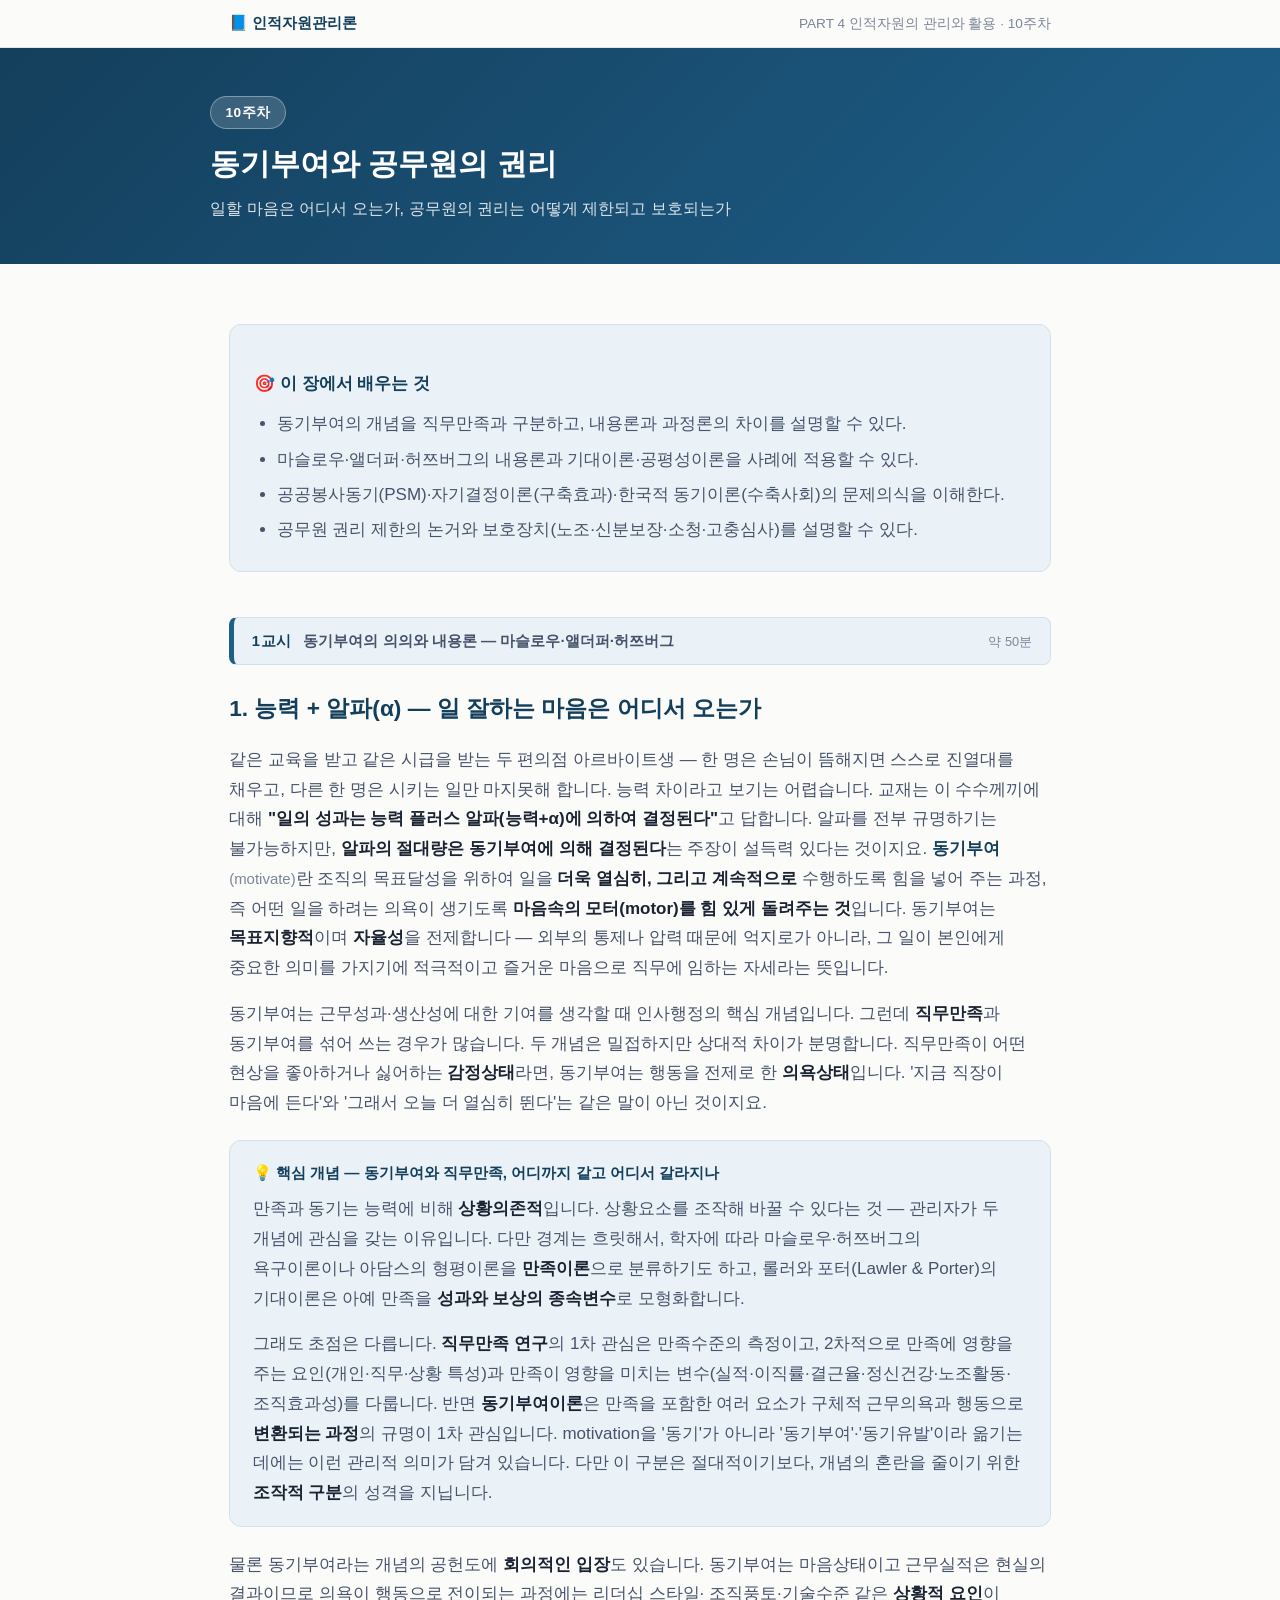
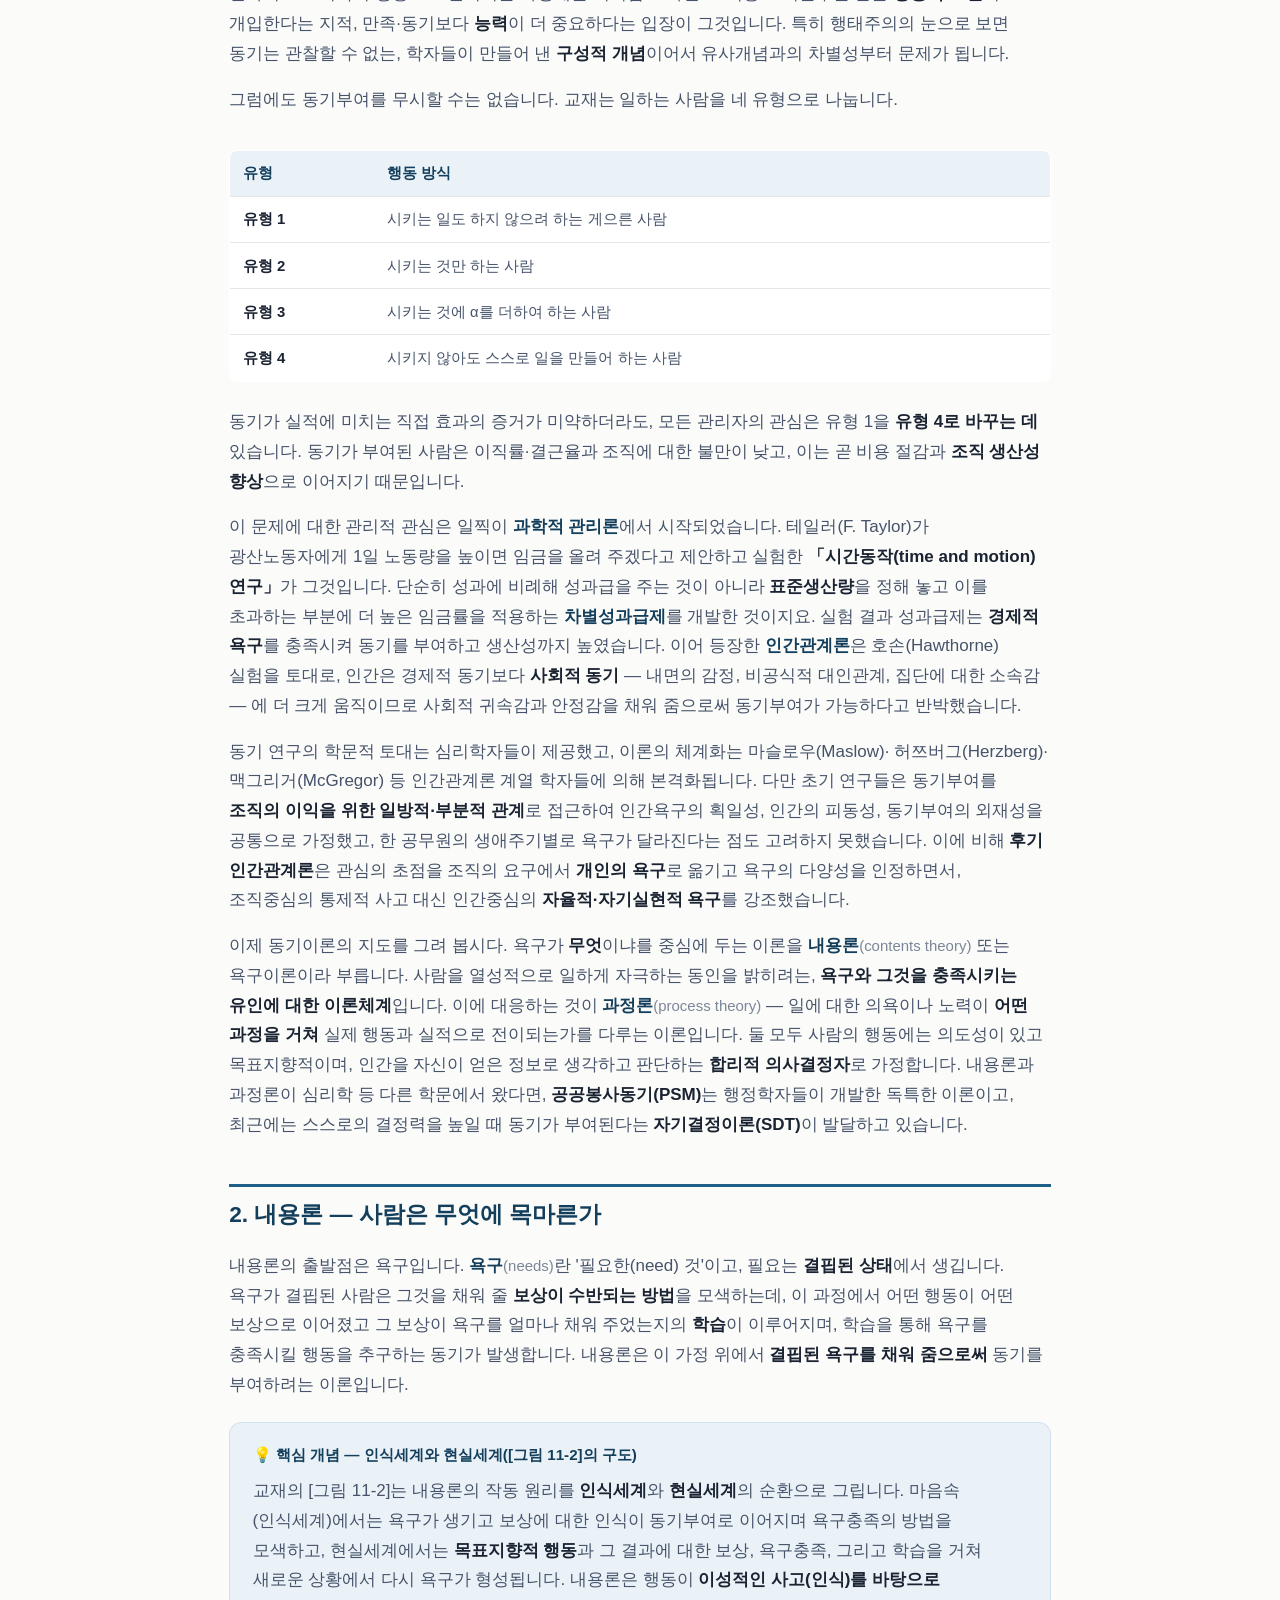
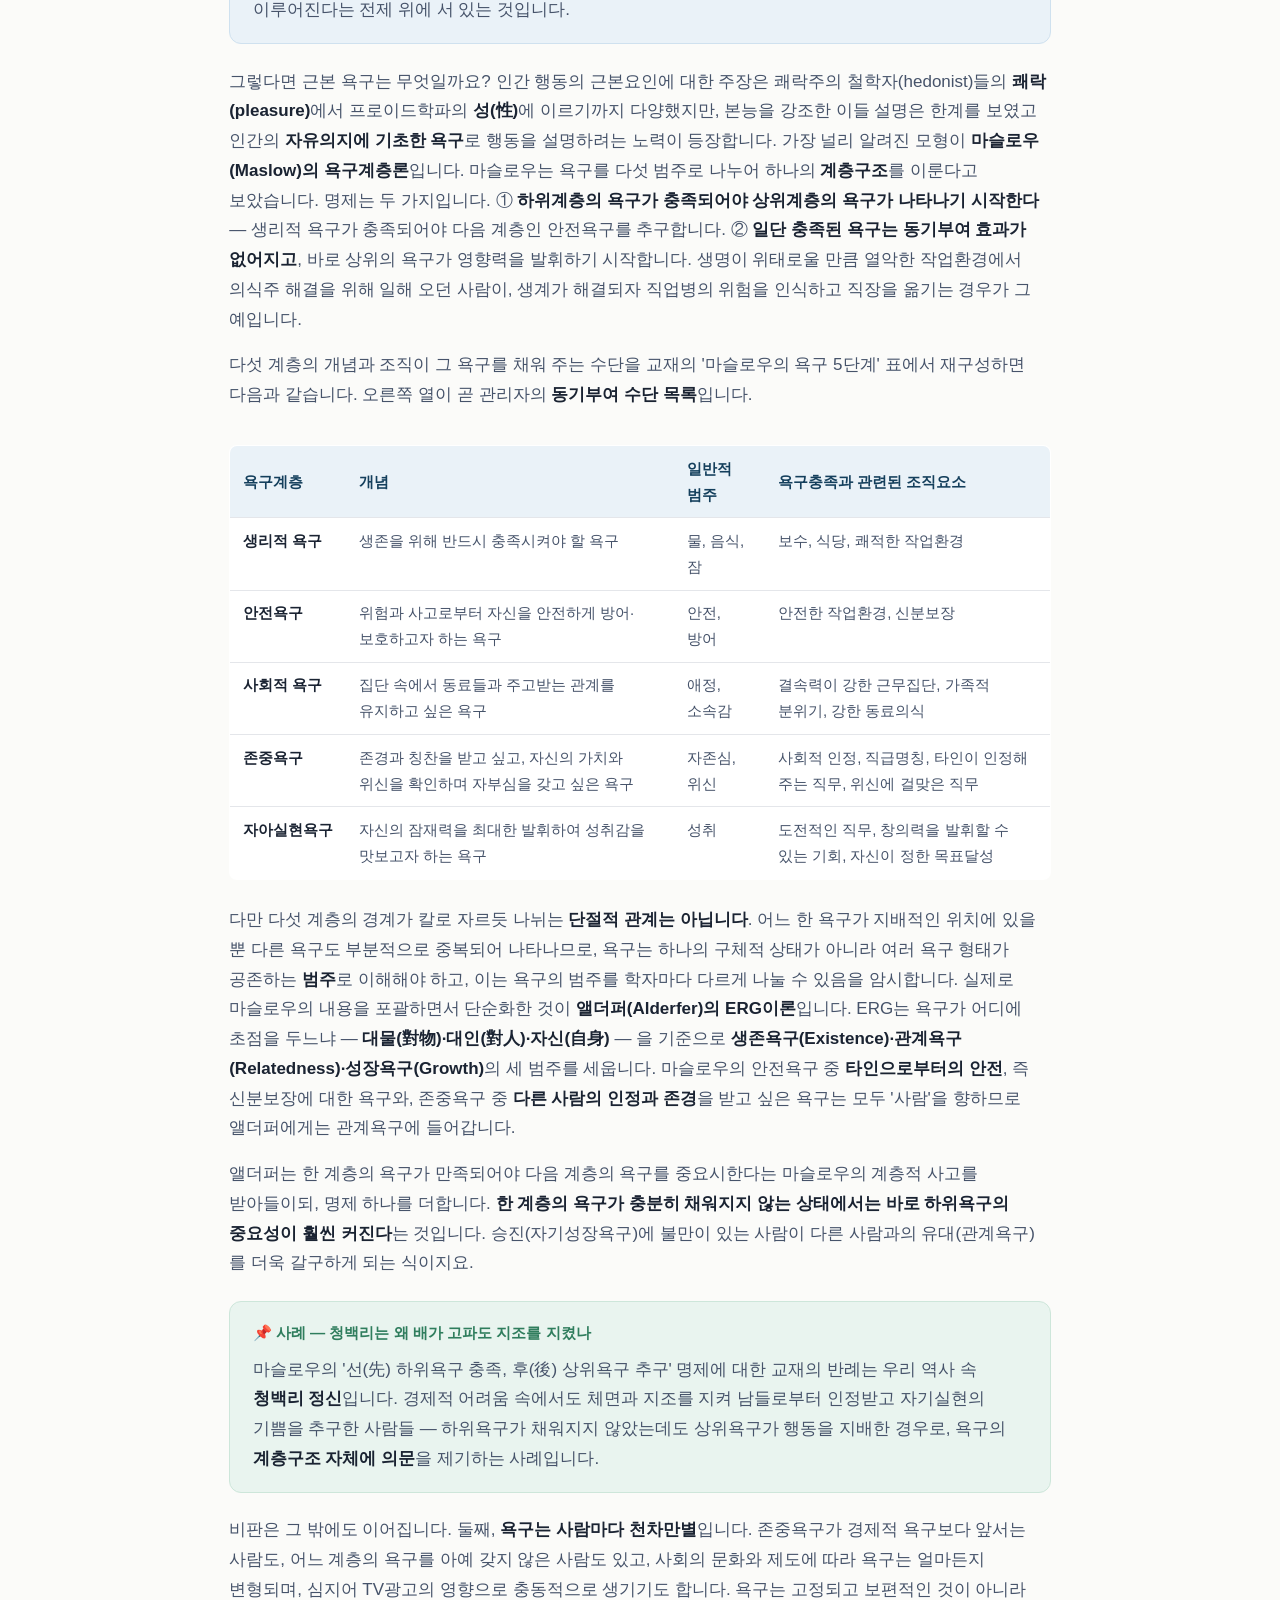
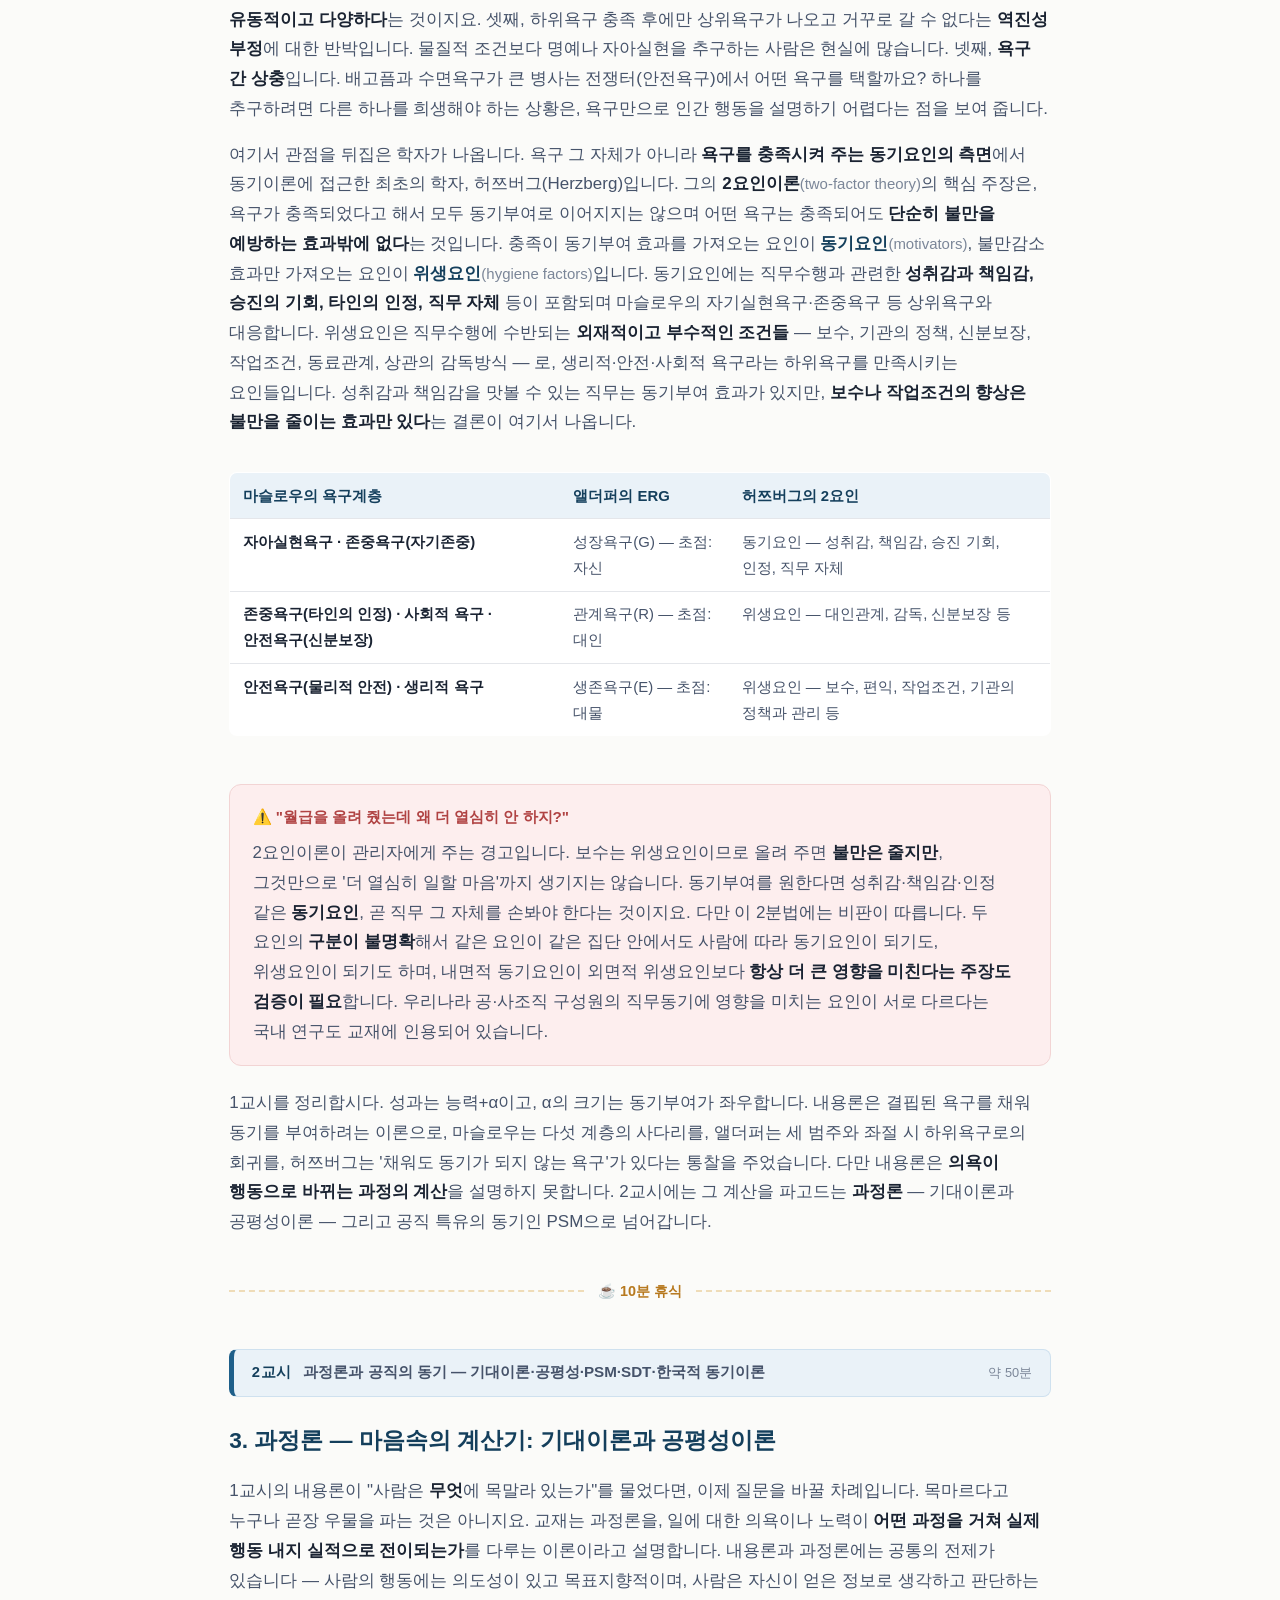
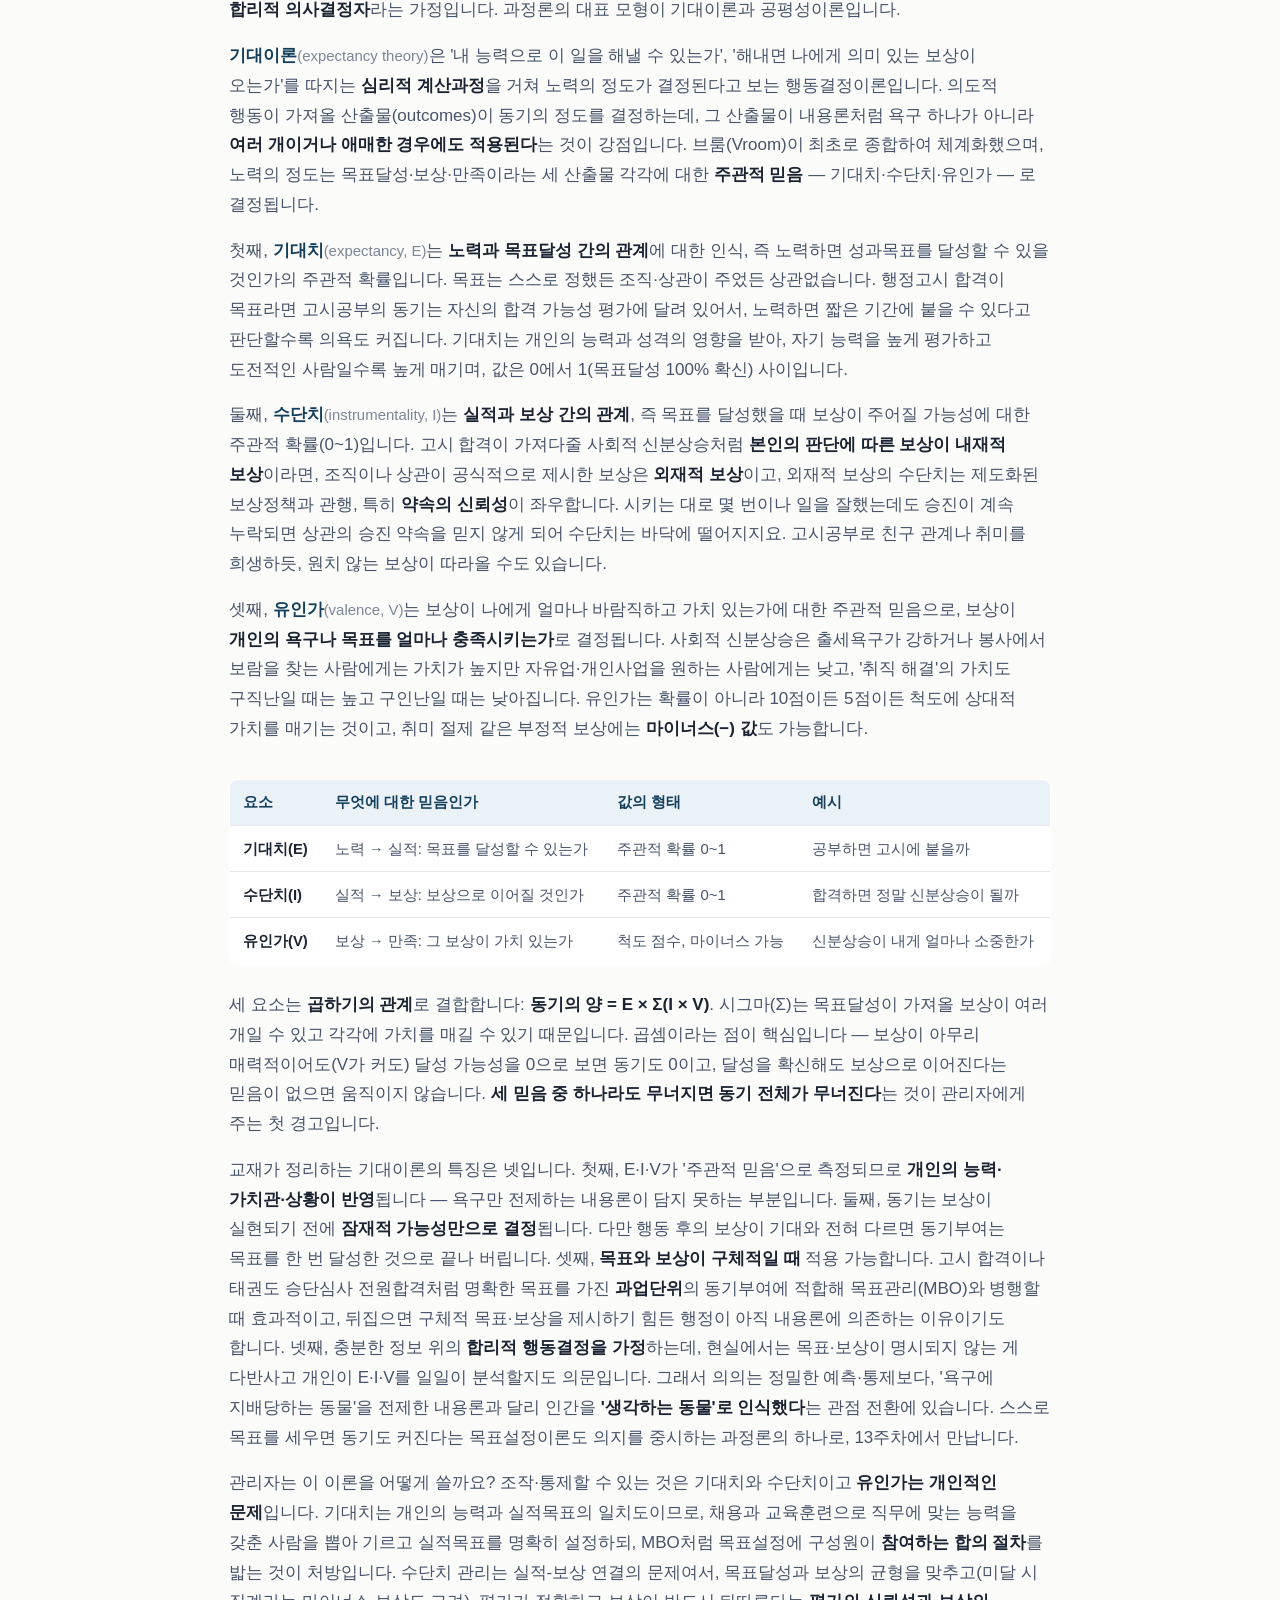
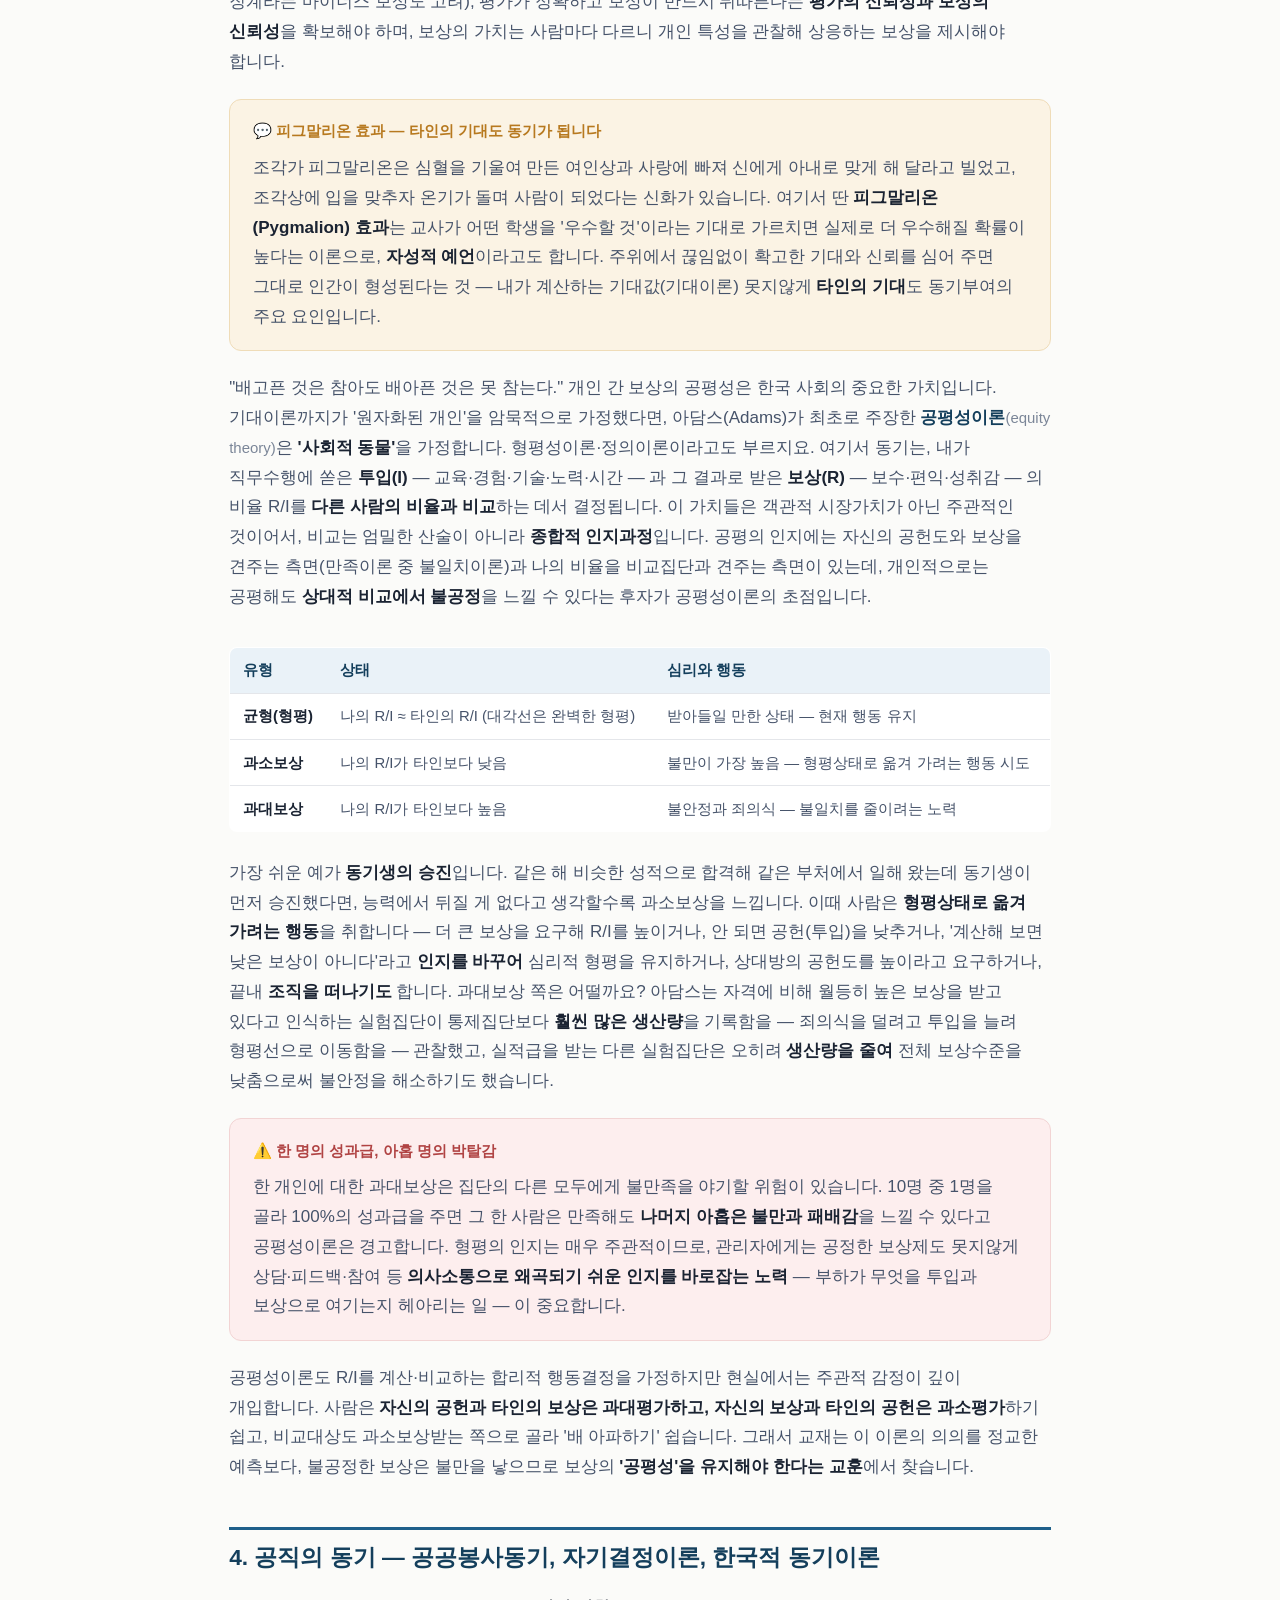
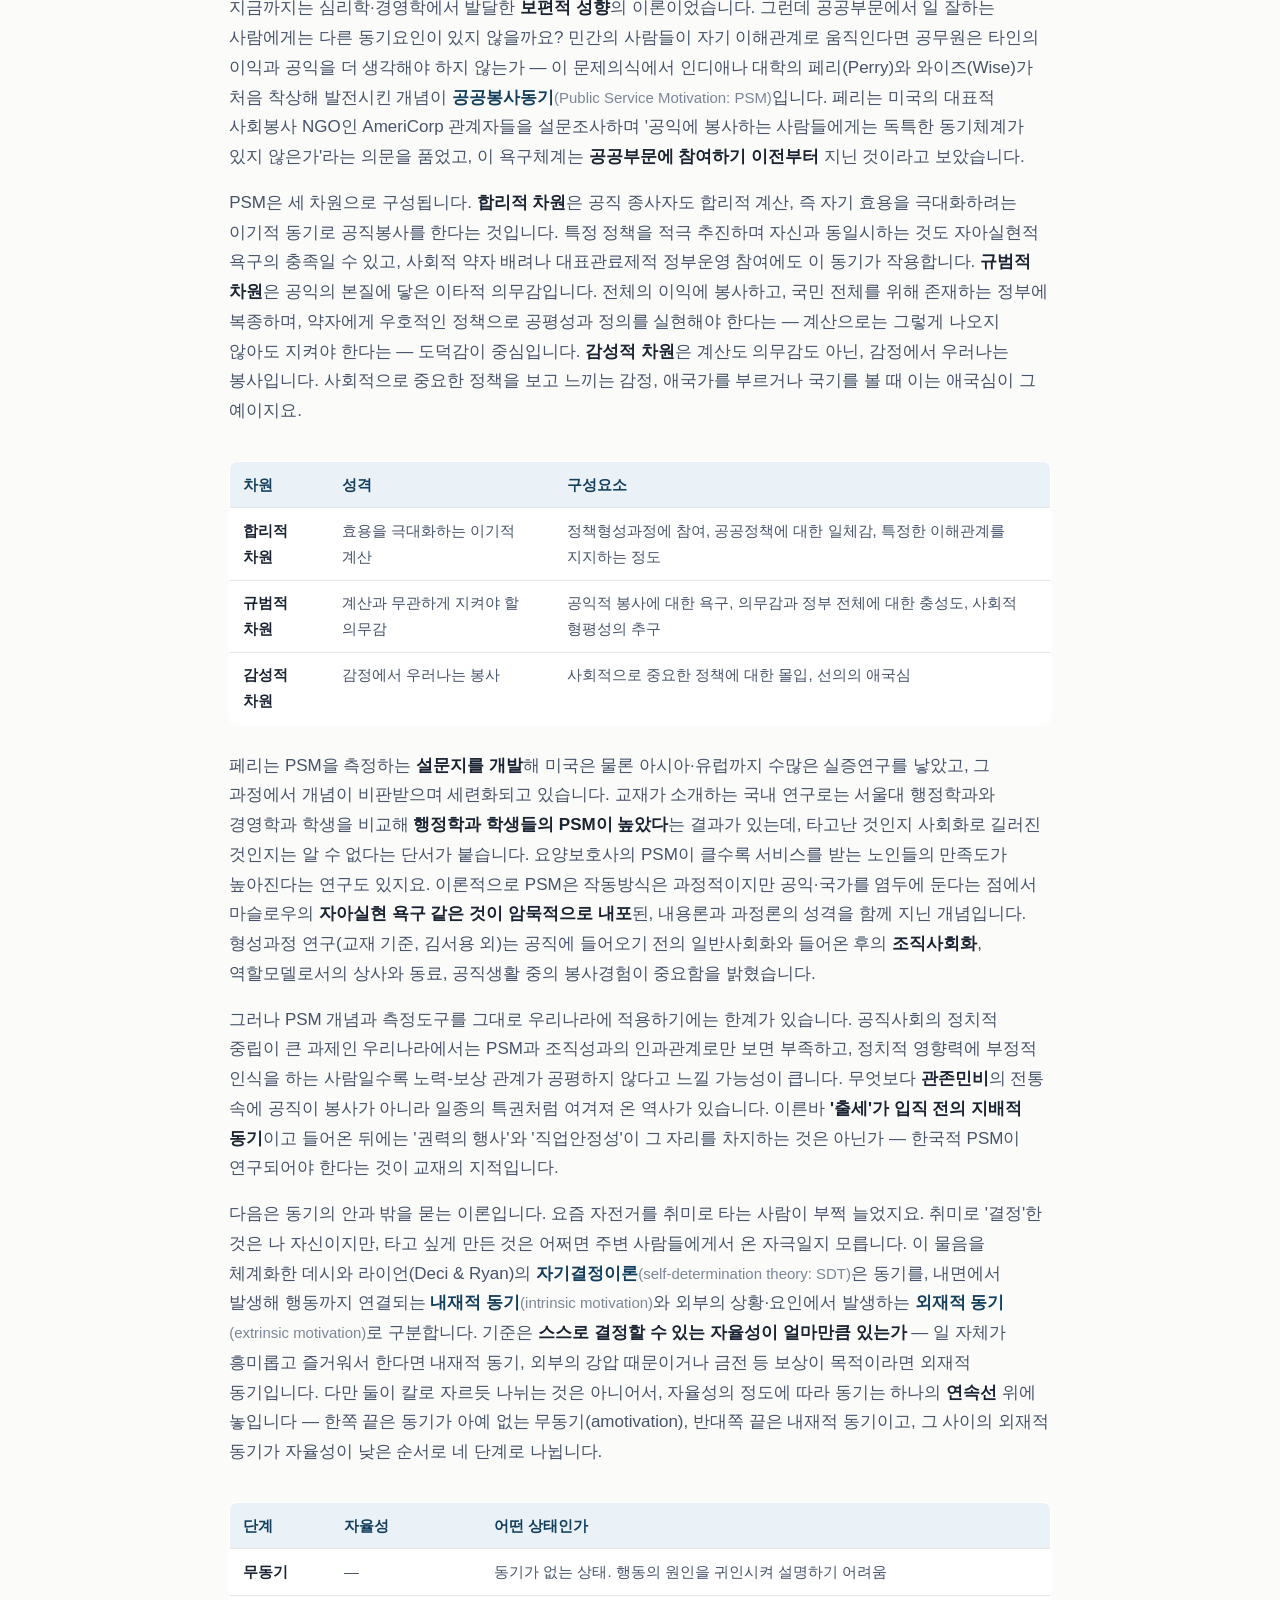
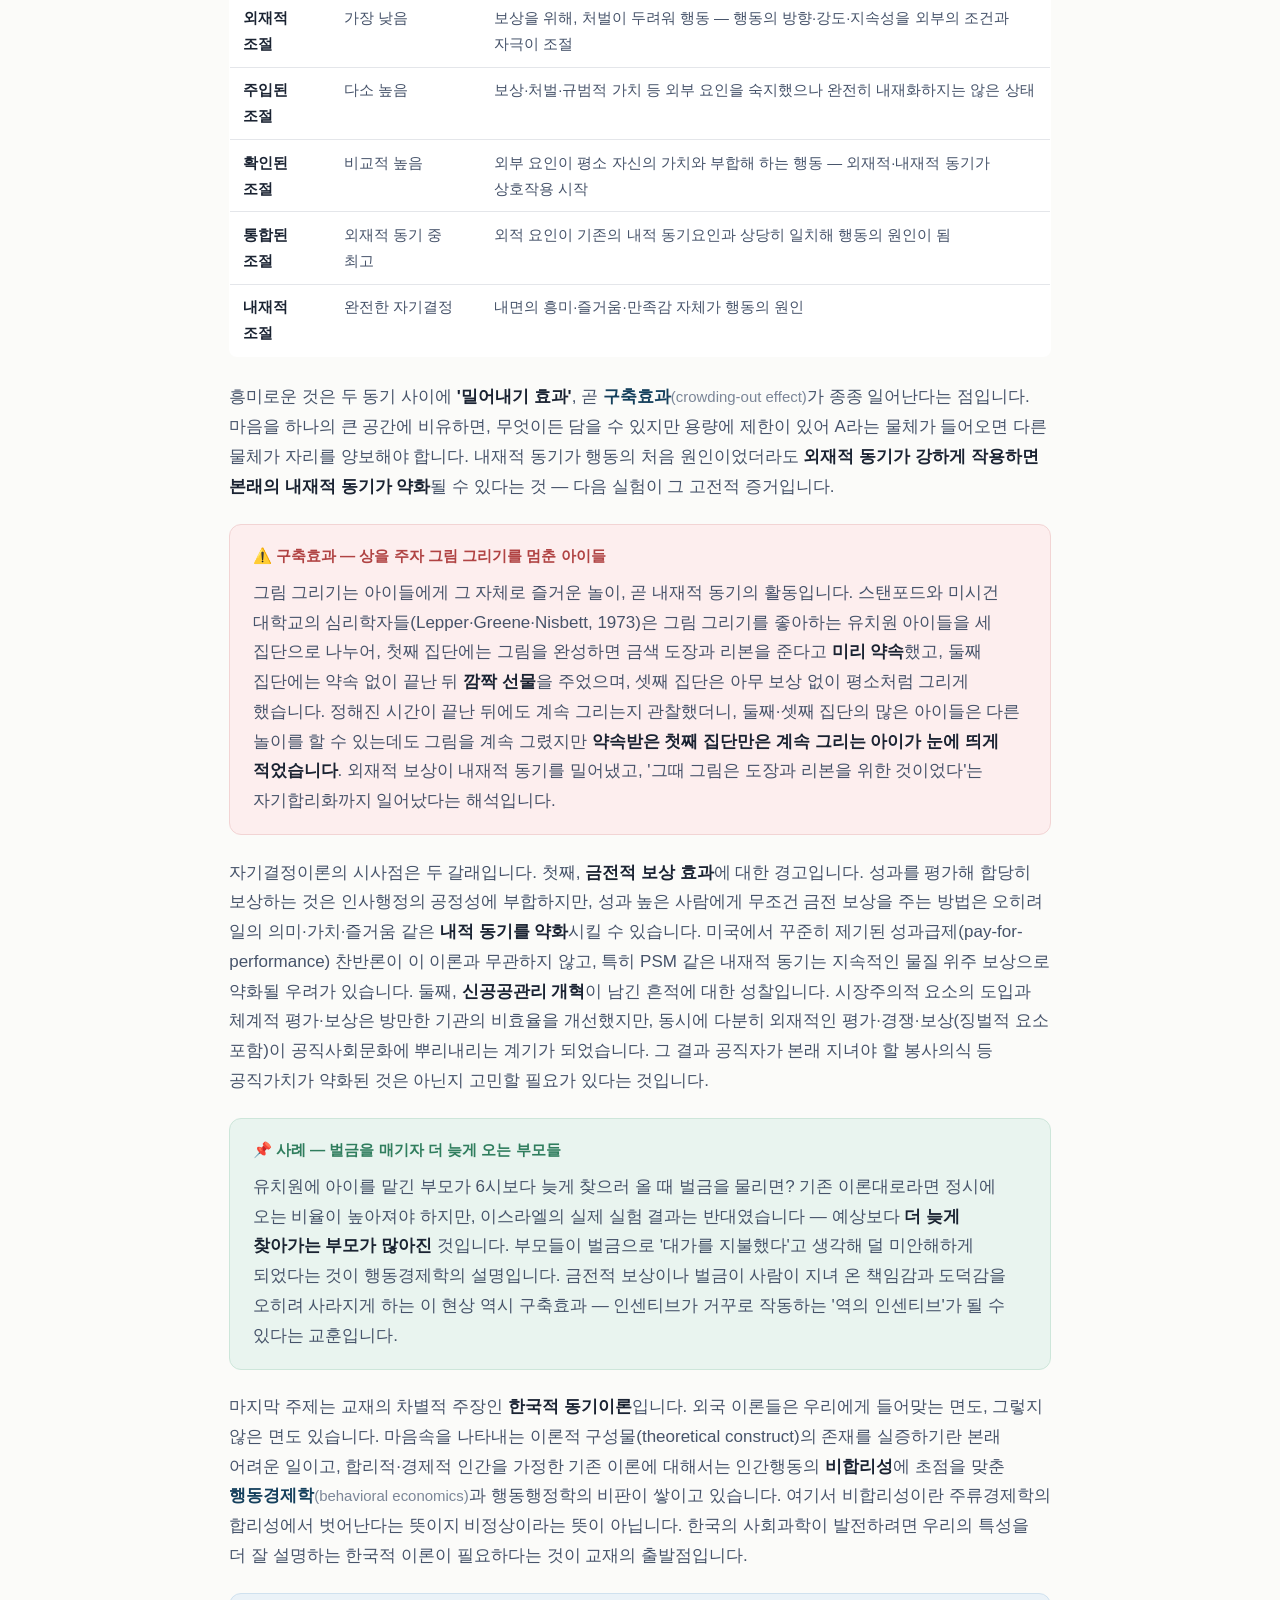
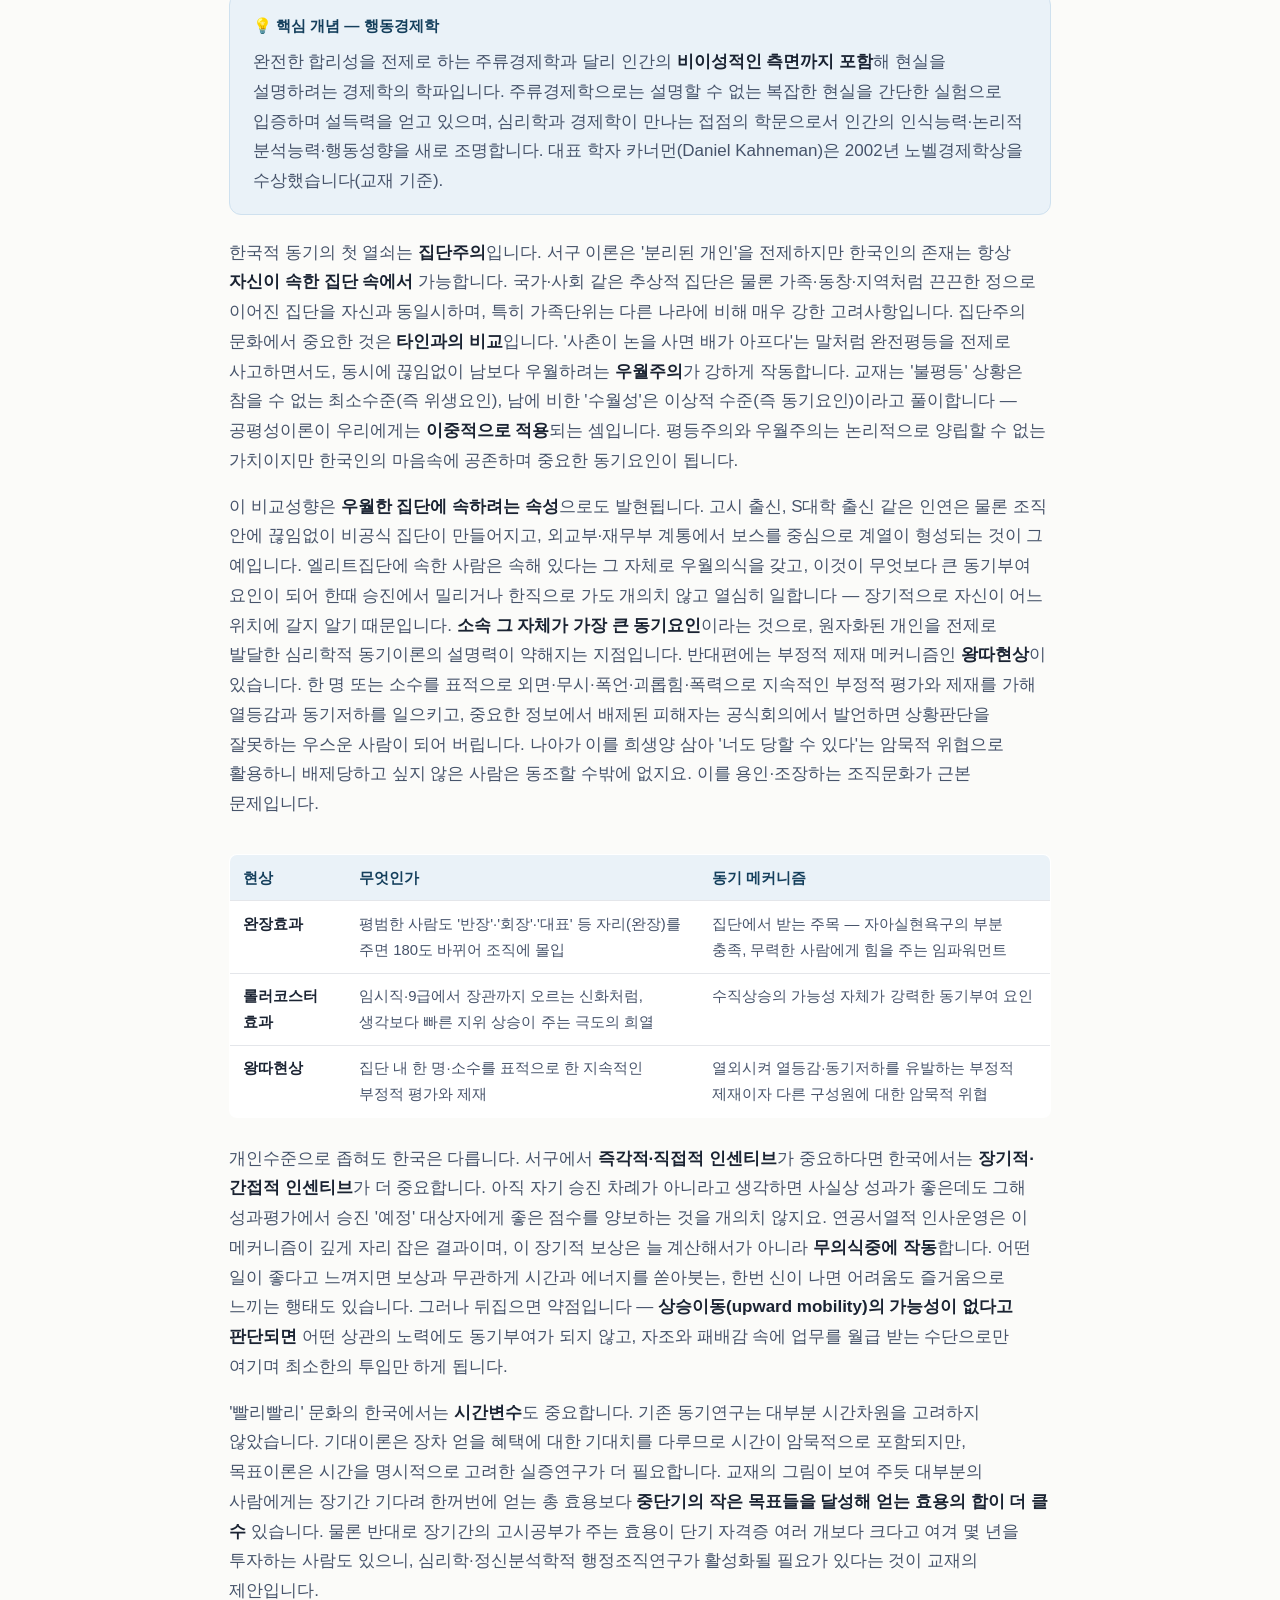
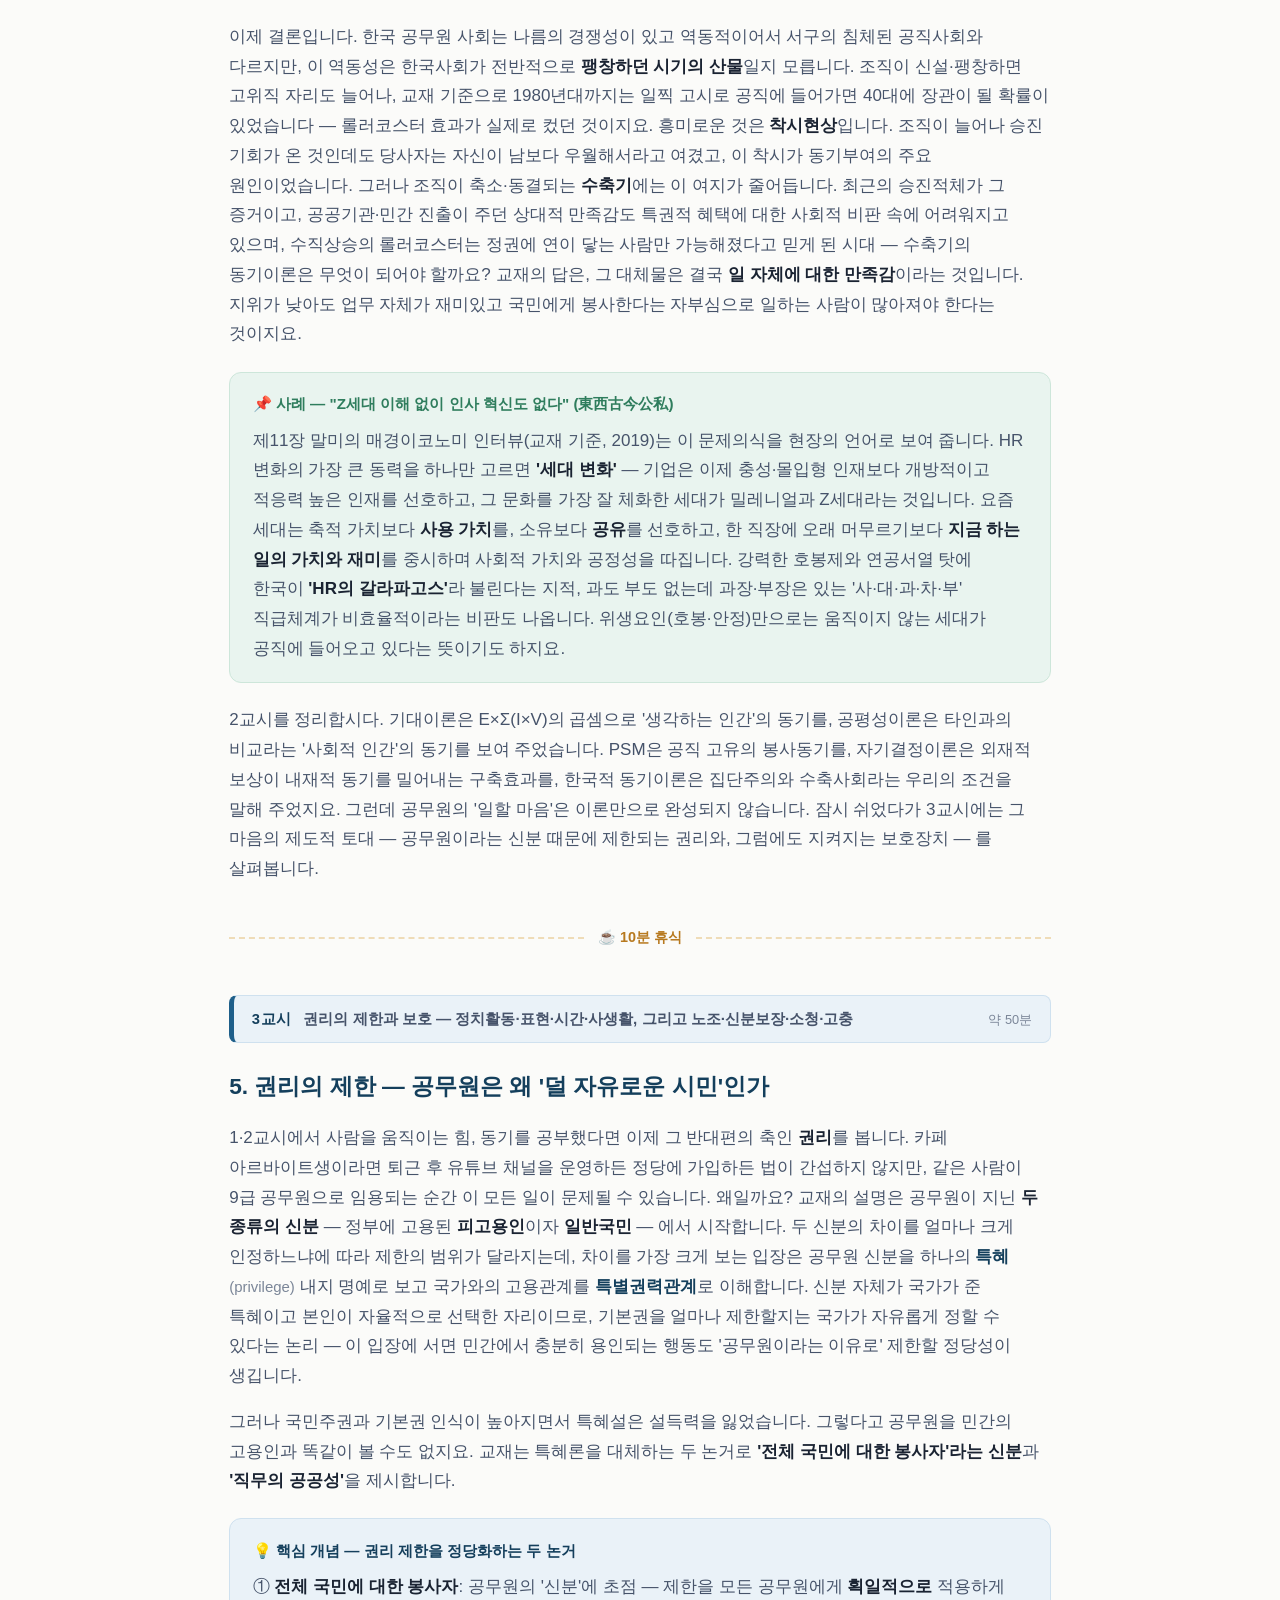
<file: w10.html>
<!DOCTYPE html>
<html lang="ko">
<head>
<meta charset="UTF-8">
<meta name="viewport" content="width=device-width, initial-scale=1.0">
<title>10주차 · 동기부여와 공무원의 권리 — 인적자원관리론</title>
<link rel="stylesheet" href="style.css">
</head>
<body>

<nav class="topnav">
  <div class="inner">
    <a class="home" href="index.html">📘 인적자원관리론</a>
    <span class="crumb">PART 4 인적자원의 관리와 활용 · 10주차</span>
  </div>
</nav>

<header class="chapter-header">
  <div class="inner">
    <span class="week-badge">10주차</span>
    <h1>동기부여와 공무원의 권리</h1>
    <p class="subtitle">일할 마음은 어디서 오는가, 공무원의 권리는 어떻게 제한되고 보호되는가</p>
  </div>
</header>

<main>

<div class="objectives">
  <h2>🎯 이 장에서 배우는 것</h2>
  <ul>
    <li>동기부여의 개념을 직무만족과 구분하고, 내용론과 과정론의 차이를 설명할 수 있다.</li>
    <li>마슬로우·앨더퍼·허쯔버그의 내용론과 기대이론·공평성이론을 사례에 적용할 수 있다.</li>
    <li>공공봉사동기(PSM)·자기결정이론(구축효과)·한국적 동기이론(수축사회)의 문제의식을 이해한다.</li>
    <li>공무원 권리 제한의 논거와 보호장치(노조·신분보장·소청·고충심사)를 설명할 수 있다.</li>
  </ul>
</div>


<section class="session">
  <div class="session-header">
    <span class="session-no">1교시</span>
    <span class="session-title">동기부여의 의의와 내용론 — 마슬로우·앨더퍼·허쯔버그</span>
    <span class="session-time">약 50분</span>
  </div>

  <h2>1. 능력 + 알파(α) — 일 잘하는 마음은 어디서 오는가</h2>

  <p>같은 교육을 받고 같은 시급을 받는 두 편의점 아르바이트생 — 한 명은 손님이 뜸해지면 스스로
  진열대를 채우고, 다른 한 명은 시키는 일만 마지못해 합니다. 능력 차이라고 보기는 어렵습니다.
  교재는 이 수수께끼에 대해 <strong>"일의 성과는 능력 플러스 알파(능력+α)에 의하여
  결정된다"</strong>고 답합니다. 알파를 전부 규명하기는 불가능하지만, <strong>알파의 절대량은
  동기부여에 의해 결정된다</strong>는 주장이 설득력 있다는 것이지요.
  <span class="term">동기부여</span><span class="en">(motivate)</span>란 조직의 목표달성을 위하여
  일을 <strong>더욱 열심히, 그리고 계속적으로</strong> 수행하도록 힘을 넣어 주는 과정, 즉 어떤
  일을 하려는 의욕이 생기도록 <strong>마음속의 모터(motor)를 힘 있게 돌려주는 것</strong>입니다.
  동기부여는 <strong>목표지향적</strong>이며 <strong>자율성</strong>을 전제합니다 — 외부의 통제나
  압력 때문에 억지로가 아니라, 그 일이 본인에게 중요한 의미를 가지기에 적극적이고 즐거운
  마음으로 직무에 임하는 자세라는 뜻입니다.</p>

  <p>동기부여는 근무성과·생산성에 대한 기여를 생각할 때 인사행정의 핵심 개념입니다. 그런데
  <strong>직무만족</strong>과 동기부여를 섞어 쓰는 경우가 많습니다. 두 개념은 밀접하지만 상대적
  차이가 분명합니다. 직무만족이 어떤 현상을 좋아하거나 싫어하는 <strong>감정상태</strong>라면,
  동기부여는 행동을 전제로 한 <strong>의욕상태</strong>입니다. '지금 직장이 마음에 든다'와
  '그래서 오늘 더 열심히 뛴다'는 같은 말이 아닌 것이지요.</p>

  <div class="box concept">
    <span class="box-title">💡 핵심 개념 — 동기부여와 직무만족, 어디까지 같고 어디서 갈라지나</span>
    <p>만족과 동기는 능력에 비해 <strong>상황의존적</strong>입니다. 상황요소를 조작해 바꿀 수
    있다는 것 — 관리자가 두 개념에 관심을 갖는 이유입니다. 다만 경계는 흐릿해서, 학자에 따라
    마슬로우·허쯔버그의 욕구이론이나 아담스의 형평이론을 <strong>만족이론</strong>으로 분류하기도
    하고, 롤러와 포터(Lawler &amp; Porter)의 기대이론은 아예 만족을 <strong>성과와 보상의
    종속변수</strong>로 모형화합니다.</p>
    <p>그래도 초점은 다릅니다. <strong>직무만족 연구</strong>의 1차 관심은 만족수준의 측정이고,
    2차적으로 만족에 영향을 주는 요인(개인·직무·상황 특성)과 만족이 영향을 미치는
    변수(실적·이직률·결근율·정신건강·노조활동·조직효과성)를 다룹니다. 반면
    <strong>동기부여이론</strong>은 만족을 포함한 여러 요소가 구체적 근무의욕과 행동으로
    <strong>변환되는 과정</strong>의 규명이 1차 관심입니다. motivation을 '동기'가 아니라
    '동기부여'·'동기유발'이라 옮기는 데에는 이런 관리적 의미가 담겨 있습니다. 다만 이 구분은
    절대적이기보다, 개념의 혼란을 줄이기 위한 <strong>조작적 구분</strong>의 성격을 지닙니다.</p>
  </div>

  <p>물론 동기부여라는 개념의 공헌도에 <strong>회의적인 입장</strong>도 있습니다. 동기부여는
  마음상태이고 근무실적은 현실의 결과이므로 의욕이 행동으로 전이되는 과정에는 리더십 스타일·
  조직풍토·기술수준 같은 <strong>상황적 요인</strong>이 개입한다는 지적, 만족·동기보다
  <strong>능력</strong>이 더 중요하다는 입장이 그것입니다. 특히 행태주의의 눈으로 보면 동기는
  관찰할 수 없는, 학자들이 만들어 낸 <strong>구성적 개념</strong>이어서 유사개념과의 차별성부터
  문제가 됩니다.</p>

  <p>그럼에도 동기부여를 무시할 수는 없습니다. 교재는 일하는 사람을 네 유형으로 나눕니다.</p>

  <div class="table-wrap">
  <table>
    <tr><th>유형</th><th>행동 방식</th></tr>
    <tr><td><strong>유형 1</strong></td><td>시키는 일도 하지 않으려 하는 게으른 사람</td></tr>
    <tr><td><strong>유형 2</strong></td><td>시키는 것만 하는 사람</td></tr>
    <tr><td><strong>유형 3</strong></td><td>시키는 것에 α를 더하여 하는 사람</td></tr>
    <tr><td><strong>유형 4</strong></td><td>시키지 않아도 스스로 일을 만들어 하는 사람</td></tr>
  </table>
  </div>

  <p>동기가 실적에 미치는 직접 효과의 증거가 미약하더라도, 모든 관리자의 관심은 유형 1을
  <strong>유형 4로 바꾸는 데</strong> 있습니다. 동기가 부여된 사람은 이직률·결근율과 조직에 대한
  불만이 낮고, 이는 곧 비용 절감과 <strong>조직 생산성 향상</strong>으로 이어지기 때문입니다.</p>

  <p>이 문제에 대한 관리적 관심은 일찍이 <span class="term">과학적 관리론</span>에서
  시작되었습니다. 테일러(F. Taylor)가 광산노동자에게 1일 노동량을 높이면 임금을 올려 주겠다고
  제안하고 실험한 <strong>「시간동작(time and motion) 연구」</strong>가 그것입니다. 단순히 성과에
  비례해 성과급을 주는 것이 아니라 <strong>표준생산량</strong>을 정해 놓고 이를 초과하는 부분에
  더 높은 임금률을 적용하는 <span class="term">차별성과급제</span>를 개발한 것이지요. 실험 결과
  성과급제는 <strong>경제적 욕구</strong>를 충족시켜 동기를 부여하고 생산성까지 높였습니다. 이어
  등장한 <span class="term">인간관계론</span>은 호손(Hawthorne) 실험을 토대로, 인간은 경제적
  동기보다 <strong>사회적 동기</strong> — 내면의 감정, 비공식적 대인관계, 집단에 대한 소속감 — 에
  더 크게 움직이므로 사회적 귀속감과 안정감을 채워 줌으로써 동기부여가 가능하다고 반박했습니다.</p>

  <p>동기 연구의 학문적 토대는 심리학자들이 제공했고, 이론의 체계화는 마슬로우(Maslow)·
  허쯔버그(Herzberg)·맥그리거(McGregor) 등 인간관계론 계열 학자들에 의해 본격화됩니다. 다만
  초기 연구들은 동기부여를 <strong>조직의 이익을 위한 일방적·부분적 관계</strong>로 접근하여
  인간욕구의 획일성, 인간의 피동성, 동기부여의 외재성을 공통으로 가정했고, 한 공무원의
  생애주기별로 욕구가 달라진다는 점도 고려하지 못했습니다. 이에 비해 <strong>후기
  인간관계론</strong>은 관심의 초점을 조직의 요구에서 <strong>개인의 욕구</strong>로 옮기고 욕구의
  다양성을 인정하면서, 조직중심의 통제적 사고 대신 인간중심의 <strong>자율적·자기실현적
  욕구</strong>를 강조했습니다.</p>

  <p>이제 동기이론의 지도를 그려 봅시다. 욕구가 <strong>무엇</strong>이냐를 중심에 두는 이론을
  <span class="term">내용론</span><span class="en">(contents theory)</span> 또는 욕구이론이라
  부릅니다. 사람을 열성적으로 일하게 자극하는 동인을 밝히려는, <strong>욕구와 그것을 충족시키는
  유인에 대한 이론체계</strong>입니다. 이에 대응하는 것이
  <span class="term">과정론</span><span class="en">(process theory)</span> — 일에 대한 의욕이나
  노력이 <strong>어떤 과정을 거쳐</strong> 실제 행동과 실적으로 전이되는가를 다루는 이론입니다.
  둘 모두 사람의 행동에는 의도성이 있고 목표지향적이며, 인간을 자신이 얻은 정보로 생각하고
  판단하는 <strong>합리적 의사결정자</strong>로 가정합니다. 내용론과 과정론이 심리학 등 다른
  학문에서 왔다면, <strong>공공봉사동기(PSM)</strong>는 행정학자들이 개발한 독특한 이론이고,
  최근에는 스스로의 결정력을 높일 때 동기가 부여된다는 <strong>자기결정이론(SDT)</strong>이
  발달하고 있습니다.</p>

  <h2>2. 내용론 — 사람은 무엇에 목마른가</h2>

  <p>내용론의 출발점은 욕구입니다. <span class="term">욕구</span><span class="en">(needs)</span>란
  '필요한(need) 것'이고, 필요는 <strong>결핍된 상태</strong>에서 생깁니다. 욕구가 결핍된 사람은
  그것을 채워 줄 <strong>보상이 수반되는 방법</strong>을 모색하는데, 이 과정에서 어떤 행동이 어떤
  보상으로 이어졌고 그 보상이 욕구를 얼마나 채워 주었는지의 <strong>학습</strong>이 이루어지며,
  학습을 통해 욕구를 충족시킬 행동을 추구하는 동기가 발생합니다. 내용론은 이 가정 위에서
  <strong>결핍된 욕구를 채워 줌으로써</strong> 동기를 부여하려는 이론입니다.</p>

  <div class="box concept">
    <span class="box-title">💡 핵심 개념 — 인식세계와 현실세계([그림 11-2]의 구도)</span>
    <p>교재의 [그림 11-2]는 내용론의 작동 원리를 <strong>인식세계</strong>와
    <strong>현실세계</strong>의 순환으로 그립니다. 마음속(인식세계)에서는 욕구가 생기고 보상에
    대한 인식이 동기부여로 이어지며 욕구충족의 방법을 모색하고, 현실세계에서는
    <strong>목표지향적 행동</strong>과 그 결과에 대한 보상, 욕구충족, 그리고 학습을 거쳐 새로운
    상황에서 다시 욕구가 형성됩니다. 내용론은 행동이 <strong>이성적인 사고(인식)를
    바탕으로</strong> 이루어진다는 전제 위에 서 있는 것입니다.</p>
  </div>

  <p>그렇다면 근본 욕구는 무엇일까요? 인간 행동의 근본요인에 대한 주장은 쾌락주의
  철학자(hedonist)들의 <strong>쾌락(pleasure)</strong>에서 프로이드학파의
  <strong>성(性)</strong>에 이르기까지 다양했지만, 본능을 강조한 이들 설명은 한계를 보였고 인간의
  <strong>자유의지에 기초한 욕구</strong>로 행동을 설명하려는 노력이 등장합니다. 가장 널리 알려진
  모형이 <strong>마슬로우(Maslow)의 욕구계층론</strong>입니다. 마슬로우는 욕구를 다섯 범주로
  나누어 하나의 <strong>계층구조</strong>를 이룬다고 보았습니다. 명제는 두 가지입니다.
  ① <strong>하위계층의 욕구가 충족되어야 상위계층의 욕구가 나타나기 시작한다</strong> — 생리적
  욕구가 충족되어야 다음 계층인 안전욕구를 추구합니다. ② <strong>일단 충족된 욕구는 동기부여
  효과가 없어지고</strong>, 바로 상위의 욕구가 영향력을 발휘하기 시작합니다. 생명이 위태로울
  만큼 열악한 작업환경에서 의식주 해결을 위해 일해 오던 사람이, 생계가 해결되자 직업병의 위험을
  인식하고 직장을 옮기는 경우가 그 예입니다.</p>

  <p>다섯 계층의 개념과 조직이 그 욕구를 채워 주는 수단을 교재의 '마슬로우의 욕구 5단계' 표에서
  재구성하면 다음과 같습니다. 오른쪽 열이 곧 관리자의 <strong>동기부여 수단 목록</strong>입니다.</p>

  <div class="table-wrap">
  <table>
    <tr><th>욕구계층</th><th>개념</th><th>일반적 범주</th><th>욕구충족과 관련된 조직요소</th></tr>
    <tr><td><strong>생리적 욕구</strong></td><td>생존을 위해 반드시 충족시켜야 할 욕구</td>
      <td>물, 음식, 잠</td><td>보수, 식당, 쾌적한 작업환경</td></tr>
    <tr><td><strong>안전욕구</strong></td><td>위험과 사고로부터 자신을 안전하게 방어·보호하고자 하는 욕구</td>
      <td>안전, 방어</td><td>안전한 작업환경, 신분보장</td></tr>
    <tr><td><strong>사회적 욕구</strong></td><td>집단 속에서 동료들과 주고받는 관계를 유지하고 싶은 욕구</td>
      <td>애정, 소속감</td><td>결속력이 강한 근무집단, 가족적 분위기, 강한 동료의식</td></tr>
    <tr><td><strong>존중욕구</strong></td><td>존경과 칭찬을 받고 싶고, 자신의 가치와 위신을 확인하며 자부심을 갖고 싶은 욕구</td>
      <td>자존심, 위신</td><td>사회적 인정, 직급명칭, 타인이 인정해 주는 직무, 위신에 걸맞은 직무</td></tr>
    <tr><td><strong>자아실현욕구</strong></td><td>자신의 잠재력을 최대한 발휘하여 성취감을 맛보고자 하는 욕구</td>
      <td>성취</td><td>도전적인 직무, 창의력을 발휘할 수 있는 기회, 자신이 정한 목표달성</td></tr>
  </table>
  </div>

  <p>다만 다섯 계층의 경계가 칼로 자르듯 나뉘는 <strong>단절적 관계는 아닙니다</strong>.
  어느 한 욕구가 지배적인 위치에 있을 뿐 다른 욕구도 부분적으로
  중복되어 나타나므로, 욕구는 하나의 구체적 상태가 아니라 여러 욕구 형태가 공존하는
  <strong>범주</strong>로 이해해야 하고, 이는 욕구의 범주를 학자마다 다르게 나눌 수 있음을
  암시합니다. 실제로 마슬로우의 내용을 포괄하면서 단순화한 것이 <strong>앨더퍼(Alderfer)의
  ERG이론</strong>입니다. ERG는 욕구가 어디에 초점을 두느냐 —
  <strong>대물(對物)·대인(對人)·자신(自身)</strong> — 을 기준으로
  <strong>생존욕구(Existence)·관계욕구(Relatedness)·성장욕구(Growth)</strong>의 세 범주를
  세웁니다. 마슬로우의 안전욕구 중 <strong>타인으로부터의 안전</strong>, 즉 신분보장에 대한
  욕구와, 존중욕구 중 <strong>다른 사람의 인정과 존경</strong>을 받고 싶은 욕구는 모두 '사람'을
  향하므로 앨더퍼에게는 관계욕구에 들어갑니다.</p>

  <p>앨더퍼는 한 계층의 욕구가 만족되어야 다음 계층의 욕구를 중요시한다는 마슬로우의 계층적
  사고를 받아들이되, 명제 하나를 더합니다. <strong>한 계층의 욕구가 충분히 채워지지 않는
  상태에서는 바로 하위욕구의 중요성이 훨씬 커진다</strong>는 것입니다. 승진(자기성장욕구)에
  불만이 있는 사람이 다른 사람과의 유대(관계욕구)를 더욱 갈구하게 되는 식이지요.</p>

  <div class="box case">
    <span class="box-title">📌 사례 — 청백리는 왜 배가 고파도 지조를 지켰나</span>
    <p>마슬로우의 '선(先) 하위욕구 충족, 후(後) 상위욕구 추구' 명제에 대한 교재의 반례는 우리
    역사 속 <strong>청백리 정신</strong>입니다. 경제적 어려움 속에서도 체면과 지조를 지켜
    남들로부터 인정받고 자기실현의 기쁨을 추구한 사람들 — 하위욕구가 채워지지 않았는데도
    상위욕구가 행동을 지배한 경우로, 욕구의 <strong>계층구조 자체에 의문</strong>을 제기하는
    사례입니다.</p>
  </div>

  <p>비판은 그 밖에도 이어집니다. 둘째, <strong>욕구는 사람마다
  천차만별</strong>입니다. 존중욕구가 경제적 욕구보다 앞서는 사람도, 어느 계층의 욕구를 아예 갖지
  않은 사람도 있고, 사회의 문화와 제도에 따라 욕구는 얼마든지 변형되며, 심지어 TV광고의 영향으로
  충동적으로 생기기도 합니다. 욕구는 고정되고 보편적인 것이 아니라 <strong>유동적이고
  다양하다</strong>는 것이지요. 셋째, 하위욕구 충족 후에만 상위욕구가 나오고 거꾸로 갈 수 없다는
  <strong>역진성 부정</strong>에 대한 반박입니다. 물질적 조건보다 명예나 자아실현을 추구하는
  사람은 현실에 많습니다. 넷째, <strong>욕구 간 상충</strong>입니다. 배고픔과 수면욕구가 큰 병사는
  전쟁터(안전욕구)에서 어떤 욕구를 택할까요? 하나를 추구하려면 다른 하나를 희생해야 하는 상황은,
  욕구만으로 인간 행동을 설명하기 어렵다는 점을 보여 줍니다.</p>

  <p>여기서 관점을 뒤집은 학자가 나옵니다. 욕구 그 자체가 아니라 <strong>욕구를 충족시켜
  주는 동기요인의 측면</strong>에서 동기이론에 접근한 최초의 학자, 허쯔버그(Herzberg)입니다. 그의
  <strong>2요인이론</strong><span class="en">(two-factor theory)</span>의 핵심 주장은, 욕구가
  충족되었다고 해서 모두 동기부여로 이어지지는 않으며 어떤 욕구는 충족되어도 <strong>단순히
  불만을 예방하는 효과밖에 없다</strong>는 것입니다. 충족이 동기부여 효과를 가져오는 요인이
  <span class="term">동기요인</span><span class="en">(motivators)</span>, 불만감소 효과만 가져오는
  요인이 <span class="term">위생요인</span><span class="en">(hygiene factors)</span>입니다.
  동기요인에는 직무수행과 관련한 <strong>성취감과 책임감, 승진의 기회, 타인의 인정, 직무
  자체</strong> 등이 포함되며 마슬로우의 자기실현욕구·존중욕구 등 상위욕구와 대응합니다.
  위생요인은 직무수행에 수반되는 <strong>외재적이고 부수적인 조건들</strong> — 보수, 기관의 정책,
  신분보장, 작업조건, 동료관계, 상관의 감독방식 — 로, 생리적·안전·사회적 욕구라는 하위욕구를
  만족시키는 요인들입니다. 성취감과 책임감을 맛볼 수 있는 직무는 동기부여 효과가 있지만,
  <strong>보수나 작업조건의 향상은 불만을 줄이는 효과만 있다</strong>는 결론이 여기서 나옵니다.</p>

  <div class="table-wrap">
  <table>
    <tr><th>마슬로우의 욕구계층</th><th>앨더퍼의 ERG</th><th>허쯔버그의 2요인</th></tr>
    <tr><td><strong>자아실현욕구 · 존중욕구(자기존중)</strong></td>
      <td>성장욕구(G) — 초점: 자신</td>
      <td>동기요인 — 성취감, 책임감, 승진 기회, 인정, 직무 자체</td></tr>
    <tr><td><strong>존중욕구(타인의 인정) · 사회적 욕구 · 안전욕구(신분보장)</strong></td>
      <td>관계욕구(R) — 초점: 대인</td>
      <td>위생요인 — 대인관계, 감독, 신분보장 등</td></tr>
    <tr><td><strong>안전욕구(물리적 안전) · 생리적 욕구</strong></td>
      <td>생존욕구(E) — 초점: 대물</td>
      <td>위생요인 — 보수, 편익, 작업조건, 기관의 정책과 관리 등</td></tr>
  </table>
  </div>

  <div class="box warn">
    <span class="box-title">⚠️ "월급을 올려 줬는데 왜 더 열심히 안 하지?"</span>
    <p>2요인이론이 관리자에게 주는 경고입니다. 보수는 위생요인이므로 올려 주면 <strong>불만은
    줄지만</strong>, 그것만으로 '더 열심히 일할 마음'까지 생기지는 않습니다. 동기부여를 원한다면
    성취감·책임감·인정 같은 <strong>동기요인</strong>, 곧 직무 그 자체를 손봐야 한다는 것이지요.
    다만 이 2분법에는 비판이 따릅니다. 두 요인의 <strong>구분이 불명확</strong>해서 같은 요인이
    같은 집단 안에서도 사람에 따라 동기요인이 되기도, 위생요인이 되기도 하며, 내면적 동기요인이
    외면적 위생요인보다 <strong>항상 더 큰 영향을 미친다는 주장도 검증이 필요</strong>합니다.
    우리나라 공·사조직 구성원의 직무동기에 영향을 미치는 요인이 서로 다르다는 국내 연구도 교재에
    인용되어 있습니다.</p>
  </div>

  <p>1교시를 정리합시다. 성과는 능력+α이고, α의 크기는 동기부여가 좌우합니다. 내용론은 결핍된
  욕구를 채워 동기를 부여하려는 이론으로, 마슬로우는 다섯 계층의 사다리를, 앨더퍼는 세 범주와
  좌절 시 하위욕구로의 회귀를, 허쯔버그는 '채워도 동기가 되지 않는 욕구'가 있다는 통찰을
  주었습니다. 다만 내용론은 <strong>의욕이 행동으로 바뀌는 과정의 계산</strong>을 설명하지
  못합니다. 2교시에는 그 계산을 파고드는 <strong>과정론</strong> — 기대이론과
  공평성이론 — 그리고 공직 특유의 동기인 PSM으로 넘어갑니다.</p>

</section>

<div class="break-divider">☕ 10분 휴식</div>


<section class="session">
  <div class="session-header">
    <span class="session-no">2교시</span>
    <span class="session-title">과정론과 공직의 동기 — 기대이론·공평성·PSM·SDT·한국적 동기이론</span>
    <span class="session-time">약 50분</span>
  </div>

  <h2>3. 과정론 — 마음속의 계산기: 기대이론과 공평성이론</h2>

  <p>1교시의 내용론이 "사람은 <strong>무엇</strong>에 목말라 있는가"를 물었다면, 이제 질문을 바꿀
  차례입니다. 목마르다고 누구나 곧장 우물을 파는 것은 아니지요. 교재는 과정론을, 일에 대한 의욕이나
  노력이 <strong>어떤 과정을 거쳐 실제 행동 내지 실적으로 전이되는가</strong>를 다루는 이론이라고
  설명합니다. 내용론과 과정론에는 공통의 전제가 있습니다 — 사람의 행동에는 의도성이 있고
  목표지향적이며, 사람은 자신이 얻은 정보로 생각하고 판단하는 <strong>합리적 의사결정자</strong>라는
  가정입니다. 과정론의 대표 모형이 기대이론과 공평성이론입니다.</p>

  <p><span class="term">기대이론</span><span class="en">(expectancy theory)</span>은 '내 능력으로 이
  일을 해낼 수 있는가', '해내면 나에게 의미 있는 보상이 오는가'를 따지는 <strong>심리적
  계산과정</strong>을 거쳐 노력의 정도가 결정된다고 보는 행동결정이론입니다. 의도적 행동이 가져올
  산출물(outcomes)이 동기의 정도를 결정하는데, 그 산출물이 내용론처럼 욕구 하나가 아니라 <strong>여러
  개이거나 애매한 경우에도 적용된다</strong>는 것이 강점입니다. 브룸(Vroom)이 최초로 종합하여
  체계화했으며, 노력의 정도는 목표달성·보상·만족이라는 세 산출물 각각에 대한 <strong>주관적
  믿음</strong> — 기대치·수단치·유인가 — 로 결정됩니다.</p>

  <p>첫째, <span class="term">기대치</span><span class="en">(expectancy, E)</span>는 <strong>노력과
  목표달성 간의 관계</strong>에 대한 인식, 즉 노력하면 성과목표를 달성할 수 있을 것인가의 주관적
  확률입니다. 목표는 스스로 정했든 조직·상관이 주었든 상관없습니다. 행정고시 합격이 목표라면
  고시공부의 동기는 자신의 합격 가능성 평가에 달려 있어서, 노력하면 짧은 기간에 붙을 수 있다고
  판단할수록 의욕도 커집니다. 기대치는 개인의 능력과 성격의 영향을 받아, 자기 능력을 높게 평가하고
  도전적인 사람일수록 높게 매기며, 값은 0에서 1(목표달성 100% 확신) 사이입니다.</p>

  <p>둘째, <span class="term">수단치</span><span class="en">(instrumentality, I)</span>는
  <strong>실적과 보상 간의 관계</strong>, 즉 목표를 달성했을 때 보상이 주어질 가능성에 대한 주관적
  확률(0~1)입니다. 고시 합격이 가져다줄 사회적 신분상승처럼 <strong>본인의 판단에 따른 보상이 내재적
  보상</strong>이라면, 조직이나 상관이 공식적으로 제시한 보상은 <strong>외재적 보상</strong>이고,
  외재적 보상의 수단치는 제도화된 보상정책과 관행, 특히 <strong>약속의 신뢰성</strong>이 좌우합니다.
  시키는 대로 몇 번이나 일을 잘했는데도 승진이 계속 누락되면 상관의 승진 약속을 믿지 않게 되어
  수단치는 바닥에 떨어지지요. 고시공부로 친구 관계나 취미를 희생하듯, 원치 않는 보상이 따라올 수도
  있습니다.</p>

  <p>셋째, <span class="term">유인가</span><span class="en">(valence, V)</span>는 보상이 나에게 얼마나
  바람직하고 가치 있는가에 대한 주관적 믿음으로, 보상이 <strong>개인의 욕구나 목표를 얼마나
  충족시키는가</strong>로 결정됩니다. 사회적 신분상승은 출세욕구가 강하거나 봉사에서 보람을 찾는
  사람에게는 가치가 높지만 자유업·개인사업을 원하는 사람에게는 낮고, '취직 해결'의 가치도 구직난일
  때는 높고 구인난일 때는 낮아집니다. 유인가는 확률이 아니라 10점이든 5점이든 척도에 상대적 가치를
  매기는 것이고, 취미 절제 같은 부정적 보상에는 <strong>마이너스(−) 값</strong>도 가능합니다.</p>

  <div class="table-wrap">
  <table>
    <tr><th>요소</th><th>무엇에 대한 믿음인가</th><th>값의 형태</th><th>예시</th></tr>
    <tr><td><strong>기대치(E)</strong></td><td>노력 → 실적: 목표를 달성할 수 있는가</td><td>주관적 확률 0~1</td><td>공부하면 고시에 붙을까</td></tr>
    <tr><td><strong>수단치(I)</strong></td><td>실적 → 보상: 보상으로 이어질 것인가</td><td>주관적 확률 0~1</td><td>합격하면 정말 신분상승이 될까</td></tr>
    <tr><td><strong>유인가(V)</strong></td><td>보상 → 만족: 그 보상이 가치 있는가</td><td>척도 점수, 마이너스 가능</td><td>신분상승이 내게 얼마나 소중한가</td></tr>
  </table>
  </div>

  <p>세 요소는 <strong>곱하기의 관계</strong>로 결합합니다: <strong>동기의 양 = E × Σ(I × V)</strong>.
  시그마(Σ)는 목표달성이 가져올 보상이 여러 개일 수 있고 각각에 가치를 매길 수 있기 때문입니다.
  곱셈이라는 점이 핵심입니다 — 보상이 아무리 매력적이어도(V가 커도) 달성 가능성을 0으로 보면 동기도
  0이고, 달성을 확신해도 보상으로 이어진다는 믿음이 없으면 움직이지 않습니다. <strong>세 믿음 중
  하나라도 무너지면 동기 전체가 무너진다</strong>는 것이 관리자에게 주는 첫 경고입니다.</p>

  <p>교재가 정리하는 기대이론의 특징은 넷입니다. 첫째, E·I·V가 '주관적 믿음'으로 측정되므로
  <strong>개인의 능력·가치관·상황이 반영</strong>됩니다 — 욕구만 전제하는 내용론이 담지 못하는
  부분입니다. 둘째, 동기는 보상이 실현되기 전에 <strong>잠재적 가능성만으로 결정</strong>됩니다. 다만
  행동 후의 보상이 기대와 전혀 다르면 동기부여는 목표를 한 번 달성한 것으로 끝나 버립니다. 셋째,
  <strong>목표와 보상이 구체적일 때</strong> 적용 가능합니다. 고시 합격이나 태권도 승단심사
  전원합격처럼 명확한 목표를 가진 <strong>과업단위</strong>의 동기부여에 적합해 목표관리(MBO)와 병행할
  때 효과적이고, 뒤집으면 구체적 목표·보상을 제시하기 힘든 행정이 아직 내용론에 의존하는 이유이기도
  합니다. 넷째, 충분한 정보 위의 <strong>합리적 행동결정을 가정</strong>하는데, 현실에서는 목표·보상이
  명시되지 않는 게 다반사고 개인이 E·I·V를 일일이 분석할지도 의문입니다. 그래서 의의는 정밀한
  예측·통제보다, '욕구에 지배당하는 동물'을 전제한 내용론과 달리 인간을 <strong>'생각하는 동물'로
  인식했다</strong>는 관점 전환에 있습니다. 스스로 목표를 세우면 동기도 커진다는 목표설정이론도 의지를
  중시하는 과정론의 하나로, 13주차에서 만납니다.</p>

  <p>관리자는 이 이론을 어떻게 쓸까요? 조작·통제할 수 있는 것은 기대치와 수단치이고 <strong>유인가는
  개인적인 문제</strong>입니다. 기대치는 개인의 능력과 실적목표의 일치도이므로, 채용과 교육훈련으로
  직무에 맞는 능력을 갖춘 사람을 뽑아 기르고 실적목표를 명확히 설정하되, MBO처럼 목표설정에 구성원이
  <strong>참여하는 합의 절차</strong>를 밟는 것이 처방입니다. 수단치 관리는 실적-보상 연결의 문제여서,
  목표달성과 보상의 균형을 맞추고(미달 시 징계라는 마이너스 보상도 고려), 평가가 정확하고 보상이
  반드시 뒤따른다는 <strong>평가의 신뢰성과 보상의 신뢰성</strong>을 확보해야 하며, 보상의 가치는
  사람마다 다르니 개인 특성을 관찰해 상응하는 보상을 제시해야 합니다.</p>

  <div class="box tip">
    <span class="box-title">💬 피그말리온 효과 — 타인의 기대도 동기가 됩니다</span>
    <p>조각가 피그말리온은 심혈을 기울여 만든 여인상과 사랑에 빠져 신에게 아내로 맞게 해 달라고
    빌었고, 조각상에 입을 맞추자 온기가 돌며 사람이 되었다는 신화가 있습니다. 여기서 딴
    <strong>피그말리온(Pygmalion) 효과</strong>는 교사가 어떤 학생을 '우수할 것'이라는 기대로 가르치면
    실제로 더 우수해질 확률이 높다는 이론으로, <strong>자성적 예언</strong>이라고도 합니다. 주위에서
    끊임없이 확고한 기대와 신뢰를 심어 주면 그대로 인간이 형성된다는 것 — 내가 계산하는 기대값(기대이론)
    못지않게 <strong>타인의 기대</strong>도 동기부여의 주요 요인입니다.</p>
  </div>

  <p>"배고픈 것은 참아도 배아픈 것은 못 참는다." 개인 간 보상의 공평성은 한국 사회의 중요한
  가치입니다. 기대이론까지가 '원자화된 개인'을 암묵적으로 가정했다면, 아담스(Adams)가 최초로 주장한
  <span class="term">공평성이론</span><span class="en">(equity theory)</span>은 <strong>'사회적
  동물'</strong>을 가정합니다. 형평성이론·정의이론이라고도 부르지요. 여기서 동기는, 내가 직무수행에
  쏟은 <strong>투입(I)</strong> — 교육·경험·기술·노력·시간 — 과 그 결과로 받은
  <strong>보상(R)</strong> — 보수·편익·성취감 — 의 비율 R/I를 <strong>다른 사람의 비율과
  비교</strong>하는 데서 결정됩니다. 이 가치들은 객관적 시장가치가 아닌 주관적인 것이어서, 비교는
  엄밀한 산술이 아니라 <strong>종합적 인지과정</strong>입니다. 공평의 인지에는 자신의 공헌도와 보상을
  견주는 측면(만족이론 중 불일치이론)과 나의 비율을 비교집단과 견주는 측면이 있는데, 개인적으로는
  공평해도 <strong>상대적 비교에서 불공정</strong>을 느낄 수 있다는 후자가 공평성이론의 초점입니다.</p>

  <div class="table-wrap">
  <table>
    <tr><th>유형</th><th>상태</th><th>심리와 행동</th></tr>
    <tr><td><strong>균형(형평)</strong></td><td>나의 R/I ≈ 타인의 R/I (대각선은 완벽한 형평)</td><td>받아들일 만한 상태 — 현재 행동 유지</td></tr>
    <tr><td><strong>과소보상</strong></td><td>나의 R/I가 타인보다 낮음</td><td>불만이 가장 높음 — 형평상태로 옮겨 가려는 행동 시도</td></tr>
    <tr><td><strong>과대보상</strong></td><td>나의 R/I가 타인보다 높음</td><td>불안정과 죄의식 — 불일치를 줄이려는 노력</td></tr>
  </table>
  </div>

  <p>가장 쉬운 예가 <strong>동기생의 승진</strong>입니다. 같은 해 비슷한 성적으로 합격해 같은 부처에서
  일해 왔는데 동기생이 먼저 승진했다면, 능력에서 뒤질 게 없다고 생각할수록 과소보상을 느낍니다. 이때
  사람은 <strong>형평상태로 옮겨 가려는 행동</strong>을 취합니다 — 더 큰 보상을 요구해 R/I를 높이거나,
  안 되면 공헌(투입)을 낮추거나, '계산해 보면 낮은 보상이 아니다'라고 <strong>인지를 바꾸어</strong>
  심리적 형평을 유지하거나, 상대방의 공헌도를 높이라고 요구하거나, 끝내 <strong>조직을
  떠나기도</strong> 합니다. 과대보상 쪽은 어떨까요? 아담스는 자격에 비해 월등히 높은 보상을 받고
  있다고 인식하는 실험집단이 통제집단보다 <strong>훨씬 많은 생산량</strong>을 기록함을 — 죄의식을
  덜려고 투입을 늘려 형평선으로 이동함을 — 관찰했고, 실적급을 받는 다른 실험집단은 오히려
  <strong>생산량을 줄여</strong> 전체 보상수준을 낮춤으로써 불안정을 해소하기도 했습니다.</p>

  <div class="box warn">
    <span class="box-title">⚠️ 한 명의 성과급, 아홉 명의 박탈감</span>
    <p>한 개인에 대한 과대보상은 집단의 다른 모두에게 불만족을 야기할 위험이 있습니다. 10명 중 1명을
    골라 100%의 성과급을 주면 그 한 사람은 만족해도 <strong>나머지 아홉은 불만과 패배감</strong>을
    느낄 수 있다고 공평성이론은 경고합니다. 형평의 인지는 매우 주관적이므로, 관리자에게는 공정한
    보상제도 못지않게 상담·피드백·참여 등 <strong>의사소통으로 왜곡되기 쉬운 인지를 바로잡는
    노력</strong> — 부하가 무엇을 투입과 보상으로 여기는지 헤아리는 일 — 이 중요합니다.</p>
  </div>

  <p>공평성이론도 R/I를 계산·비교하는 합리적 행동결정을 가정하지만 현실에서는 주관적 감정이 깊이
  개입합니다. 사람은 <strong>자신의 공헌과 타인의 보상은 과대평가하고, 자신의 보상과 타인의 공헌은
  과소평가</strong>하기 쉽고, 비교대상도 과소보상받는 쪽으로 골라 '배 아파하기' 쉽습니다. 그래서
  교재는 이 이론의 의의를 정교한 예측보다, 불공정한 보상은 불만을 낳으므로 보상의 <strong>'공평성'을
  유지해야 한다는 교훈</strong>에서 찾습니다.</p>

  <h2>4. 공직의 동기 — 공공봉사동기, 자기결정이론, 한국적 동기이론</h2>

  <p>지금까지는 심리학·경영학에서 발달한 <strong>보편적 성향</strong>의 이론이었습니다. 그런데
  공공부문에서 일 잘하는 사람에게는 다른 동기요인이 있지 않을까요? 민간의 사람들이 자기 이해관계로
  움직인다면 공무원은 타인의 이익과 공익을 더 생각해야 하지 않는가 — 이 문제의식에서 인디애나 대학의
  페리(Perry)와 와이즈(Wise)가 처음 착상해 발전시킨 개념이
  <span class="term">공공봉사동기</span><span class="en">(Public Service Motivation: PSM)</span>입니다.
  페리는 미국의 대표적 사회봉사 NGO인 AmeriCorp 관계자들을 설문조사하며 '공익에 봉사하는 사람들에게는
  독특한 동기체계가 있지 않은가'라는 의문을 품었고, 이 욕구체계는 <strong>공공부문에 참여하기
  이전부터</strong> 지닌 것이라고 보았습니다.</p>

  <p>PSM은 세 차원으로 구성됩니다. <strong>합리적 차원</strong>은 공직 종사자도 합리적 계산, 즉 자기
  효용을 극대화하려는 이기적 동기로 공직봉사를 한다는 것입니다. 특정 정책을 적극 추진하며 자신과
  동일시하는 것도 자아실현적 욕구의 충족일 수 있고, 사회적 약자 배려나 대표관료제적 정부운영 참여에도
  이 동기가 작용합니다. <strong>규범적 차원</strong>은 공익의 본질에 닿은 이타적 의무감입니다. 전체의
  이익에 봉사하고, 국민 전체를 위해 존재하는 정부에 복종하며, 약자에게 우호적인 정책으로 공평성과
  정의를 실현해야 한다는 — 계산으로는 그렇게 나오지 않아도 지켜야 한다는 — 도덕감이 중심입니다.
  <strong>감성적 차원</strong>은 계산도 의무감도 아닌, 감정에서 우러나는 봉사입니다. 사회적으로 중요한
  정책을 보고 느끼는 감정, 애국가를 부르거나 국기를 볼 때 이는 애국심이 그 예이지요.</p>

  <div class="table-wrap">
  <table>
    <tr><th>차원</th><th>성격</th><th>구성요소</th></tr>
    <tr><td><strong>합리적 차원</strong></td><td>효용을 극대화하는 이기적 계산</td><td>정책형성과정에 참여, 공공정책에 대한 일체감, 특정한 이해관계를 지지하는 정도</td></tr>
    <tr><td><strong>규범적 차원</strong></td><td>계산과 무관하게 지켜야 할 의무감</td><td>공익적 봉사에 대한 욕구, 의무감과 정부 전체에 대한 충성도, 사회적 형평성의 추구</td></tr>
    <tr><td><strong>감성적 차원</strong></td><td>감정에서 우러나는 봉사</td><td>사회적으로 중요한 정책에 대한 몰입, 선의의 애국심</td></tr>
  </table>
  </div>

  <p>페리는 PSM을 측정하는 <strong>설문지를 개발</strong>해 미국은 물론 아시아·유럽까지 수많은
  실증연구를 낳았고, 그 과정에서 개념이 비판받으며 세련화되고 있습니다. 교재가 소개하는 국내 연구로는
  서울대 행정학과와 경영학과 학생을 비교해 <strong>행정학과 학생들의 PSM이 높았다</strong>는 결과가
  있는데, 타고난 것인지 사회화로 길러진 것인지는 알 수 없다는 단서가 붙습니다. 요양보호사의 PSM이
  클수록 서비스를 받는 노인들의 만족도가 높아진다는 연구도 있지요. 이론적으로 PSM은 작동방식은
  과정적이지만 공익·국가를 염두에 둔다는 점에서 마슬로우의 <strong>자아실현 욕구 같은 것이 암묵적으로
  내포</strong>된, 내용론과 과정론의 성격을 함께 지닌 개념입니다. 형성과정 연구(교재 기준, 김서용
  외)는 공직에 들어오기 전의 일반사회화와 들어온 후의 <strong>조직사회화</strong>, 역할모델로서의
  상사와 동료, 공직생활 중의 봉사경험이 중요함을 밝혔습니다.</p>

  <p>그러나 PSM 개념과 측정도구를 그대로 우리나라에 적용하기에는 한계가 있습니다. 공직사회의 정치적
  중립이 큰 과제인 우리나라에서는 PSM과 조직성과의 인과관계로만 보면 부족하고, 정치적 영향력에 부정적
  인식을 하는 사람일수록 노력-보상 관계가 공평하지 않다고 느낄 가능성이 큽니다. 무엇보다
  <strong>관존민비</strong>의 전통 속에 공직이 봉사가 아니라 일종의 특권처럼 여겨져 온 역사가
  있습니다. 이른바 <strong>'출세'가 입직 전의 지배적 동기</strong>이고 들어온 뒤에는 '권력의 행사'와
  '직업안정성'이 그 자리를 차지하는 것은 아닌가 — 한국적 PSM이 연구되어야 한다는 것이 교재의
  지적입니다.</p>

  <p>다음은 동기의 안과 밖을 묻는 이론입니다. 요즘 자전거를 취미로 타는 사람이 부쩍 늘었지요. 취미로
  '결정'한 것은 나 자신이지만, 타고 싶게 만든 것은 어쩌면 주변 사람들에게서 온 자극일지 모릅니다. 이
  물음을 체계화한 데시와 라이언(Deci &amp; Ryan)의
  <span class="term">자기결정이론</span><span class="en">(self-determination theory: SDT)</span>은
  동기를, 내면에서 발생해 행동까지 연결되는 <span class="term">내재적
  동기</span><span class="en">(intrinsic motivation)</span>와 외부의 상황·요인에서 발생하는
  <span class="term">외재적 동기</span><span class="en">(extrinsic motivation)</span>로 구분합니다.
  기준은 <strong>스스로 결정할 수 있는 자율성이 얼마만큼 있는가</strong> — 일 자체가 흥미롭고
  즐거워서 한다면 내재적 동기, 외부의 강압 때문이거나 금전 등 보상이 목적이라면 외재적 동기입니다.
  다만 둘이 칼로 자르듯 나뉘는 것은 아니어서, 자율성의 정도에 따라 동기는 하나의
  <strong>연속선</strong> 위에 놓입니다 — 한쪽 끝은 동기가 아예 없는 무동기(amotivation), 반대쪽 끝은
  내재적 동기이고, 그 사이의 외재적 동기가 자율성이 낮은 순서로 네 단계로 나뉩니다.</p>

  <div class="table-wrap">
  <table>
    <tr><th>단계</th><th>자율성</th><th>어떤 상태인가</th></tr>
    <tr><td><strong>무동기</strong></td><td>—</td><td>동기가 없는 상태. 행동의 원인을 귀인시켜 설명하기 어려움</td></tr>
    <tr><td><strong>외재적 조절</strong></td><td>가장 낮음</td><td>보상을 위해, 처벌이 두려워 행동 — 행동의 방향·강도·지속성을 외부의 조건과 자극이 조절</td></tr>
    <tr><td><strong>주입된 조절</strong></td><td>다소 높음</td><td>보상·처벌·규범적 가치 등 외부 요인을 숙지했으나 완전히 내재화하지는 않은 상태</td></tr>
    <tr><td><strong>확인된 조절</strong></td><td>비교적 높음</td><td>외부 요인이 평소 자신의 가치와 부합해 하는 행동 — 외재적·내재적 동기가 상호작용 시작</td></tr>
    <tr><td><strong>통합된 조절</strong></td><td>외재적 동기 중 최고</td><td>외적 요인이 기존의 내적 동기요인과 상당히 일치해 행동의 원인이 됨</td></tr>
    <tr><td><strong>내재적 조절</strong></td><td>완전한 자기결정</td><td>내면의 흥미·즐거움·만족감 자체가 행동의 원인</td></tr>
  </table>
  </div>

  <p>흥미로운 것은 두 동기 사이에 <strong>'밀어내기 효과'</strong>, 곧
  <span class="term">구축효과</span><span class="en">(crowding-out effect)</span>가 종종 일어난다는
  점입니다. 마음을 하나의 큰 공간에 비유하면, 무엇이든 담을 수 있지만 용량에 제한이 있어 A라는 물체가
  들어오면 다른 물체가 자리를 양보해야 합니다. 내재적 동기가 행동의 처음 원인이었더라도 <strong>외재적
  동기가 강하게 작용하면 본래의 내재적 동기가 약화</strong>될 수 있다는 것 — 다음 실험이 그 고전적
  증거입니다.</p>

  <div class="box warn">
    <span class="box-title">⚠️ 구축효과 — 상을 주자 그림 그리기를 멈춘 아이들</span>
    <p>그림 그리기는 아이들에게 그 자체로 즐거운 놀이, 곧 내재적 동기의 활동입니다. 스탠포드와 미시건
    대학교의 심리학자들(Lepper·Greene·Nisbett, 1973)은 그림 그리기를 좋아하는 유치원 아이들을 세
    집단으로 나누어, 첫째 집단에는 그림을 완성하면 금색 도장과 리본을 준다고 <strong>미리
    약속</strong>했고, 둘째 집단에는 약속 없이 끝난 뒤 <strong>깜짝 선물</strong>을 주었으며, 셋째
    집단은 아무 보상 없이 평소처럼 그리게 했습니다. 정해진 시간이 끝난 뒤에도 계속 그리는지
    관찰했더니, 둘째·셋째 집단의 많은 아이들은 다른 놀이를 할 수 있는데도 그림을 계속 그렸지만
    <strong>약속받은 첫째 집단만은 계속 그리는 아이가 눈에 띄게 적었습니다</strong>. 외재적 보상이
    내재적 동기를 밀어냈고, '그때 그림은 도장과 리본을 위한 것이었다'는 자기합리화까지 일어났다는
    해석입니다.</p>
  </div>

  <p>자기결정이론의 시사점은 두 갈래입니다. 첫째, <strong>금전적 보상 효과</strong>에 대한
  경고입니다. 성과를 평가해 합당히 보상하는 것은 인사행정의 공정성에 부합하지만, 성과 높은 사람에게
  무조건 금전 보상을 주는 방법은 오히려 일의 의미·가치·즐거움 같은 <strong>내적 동기를
  약화</strong>시킬 수 있습니다. 미국에서 꾸준히 제기된 성과급제(pay-for-performance) 찬반론이 이
  이론과 무관하지 않고, 특히 PSM 같은 내재적 동기는 지속적인 물질 위주 보상으로 약화될 우려가
  있습니다. 둘째, <strong>신공공관리 개혁</strong>이 남긴 흔적에 대한 성찰입니다. 시장주의적 요소의
  도입과 체계적 평가·보상은 방만한 기관의 비효율을 개선했지만, 동시에 다분히 외재적인
  평가·경쟁·보상(징벌적 요소 포함)이 공직사회문화에 뿌리내리는 계기가 되었습니다. 그 결과 공직자가
  본래 지녀야 할 봉사의식 등 공직가치가 약화된 것은 아닌지 고민할 필요가 있다는 것입니다.</p>

  <div class="box case">
    <span class="box-title">📌 사례 — 벌금을 매기자 더 늦게 오는 부모들</span>
    <p>유치원에 아이를 맡긴 부모가 6시보다 늦게 찾으러 올 때 벌금을 물리면? 기존 이론대로라면 정시에
    오는 비율이 높아져야 하지만, 이스라엘의 실제 실험 결과는 반대였습니다 — 예상보다 <strong>더 늦게
    찾아가는 부모가 많아진</strong> 것입니다. 부모들이 벌금으로 '대가를 지불했다'고 생각해 덜
    미안해하게 되었다는 것이 행동경제학의 설명입니다. 금전적 보상이나 벌금이 사람이 지녀 온 책임감과
    도덕감을 오히려 사라지게 하는 이 현상 역시 구축효과 — 인센티브가 거꾸로 작동하는 '역의
    인센티브'가 될 수 있다는 교훈입니다.</p>
  </div>

  <p>마지막 주제는 교재의 차별적 주장인 <strong>한국적 동기이론</strong>입니다. 외국 이론들은 우리에게
  들어맞는 면도, 그렇지 않은 면도 있습니다. 마음속을 나타내는 이론적 구성물(theoretical construct)의
  존재를 실증하기란 본래 어려운 일이고, 합리적·경제적 인간을 가정한 기존 이론에 대해서는 인간행동의
  <strong>비합리성</strong>에 초점을 맞춘 <span class="term">행동경제학</span><span class="en">(behavioral
  economics)</span>과 행동행정학의 비판이 쌓이고 있습니다. 여기서 비합리성이란 주류경제학의 합리성에서
  벗어난다는 뜻이지 비정상이라는 뜻이 아닙니다. 한국의 사회과학이 발전하려면 우리의 특성을 더 잘
  설명하는 한국적 이론이 필요하다는 것이 교재의 출발점입니다.</p>

  <div class="box concept">
    <span class="box-title">💡 핵심 개념 — 행동경제학</span>
    <p>완전한 합리성을 전제로 하는 주류경제학과 달리 인간의 <strong>비이성적인 측면까지 포함</strong>해
    현실을 설명하려는 경제학의 학파입니다. 주류경제학으로는 설명할 수 없는 복잡한 현실을 간단한
    실험으로 입증하며 설득력을 얻고 있으며, 심리학과 경제학이 만나는 접점의 학문으로서 인간의
    인식능력·논리적 분석능력·행동성향을 새로 조명합니다. 대표 학자 카너먼(Daniel Kahneman)은 2002년
    노벨경제학상을 수상했습니다(교재 기준).</p>
  </div>

  <p>한국적 동기의 첫 열쇠는 <strong>집단주의</strong>입니다. 서구 이론은 '분리된 개인'을 전제하지만
  한국인의 존재는 항상 <strong>자신이 속한 집단 속에서</strong> 가능합니다. 국가·사회 같은 추상적
  집단은 물론 가족·동창·지역처럼 끈끈한 정으로 이어진 집단을 자신과 동일시하며, 특히 가족단위는 다른
  나라에 비해 매우 강한 고려사항입니다. 집단주의 문화에서 중요한 것은 <strong>타인과의
  비교</strong>입니다. '사촌이 논을 사면 배가 아프다'는 말처럼 완전평등을 전제로 사고하면서도, 동시에
  끊임없이 남보다 우월하려는 <strong>우월주의</strong>가 강하게 작동합니다. 교재는 '불평등' 상황은
  참을 수 없는 최소수준(즉 위생요인), 남에 비한 '수월성'은 이상적 수준(즉 동기요인)이라고 풀이합니다 —
  공평성이론이 우리에게는 <strong>이중적으로 적용</strong>되는 셈입니다. 평등주의와 우월주의는
  논리적으로 양립할 수 없는 가치이지만 한국인의 마음속에 공존하며 중요한 동기요인이 됩니다.</p>

  <p>이 비교성향은 <strong>우월한 집단에 속하려는 속성</strong>으로도 발현됩니다. 고시 출신, S대학 출신
  같은 인연은 물론 조직 안에 끊임없이 비공식 집단이 만들어지고, 외교부·재무부 계통에서 보스를 중심으로
  계열이 형성되는 것이 그 예입니다. 엘리트집단에 속한 사람은 속해 있다는 그 자체로 우월의식을 갖고,
  이것이 무엇보다 큰 동기부여 요인이 되어 한때 승진에서 밀리거나 한직으로 가도 개의치 않고 열심히
  일합니다 — 장기적으로 자신이 어느 위치에 갈지 알기 때문입니다. <strong>소속 그 자체가 가장 큰
  동기요인</strong>이라는 것으로, 원자화된 개인을 전제로 발달한 심리학적 동기이론의 설명력이 약해지는
  지점입니다. 반대편에는 부정적 제재 메커니즘인 <strong>왕따현상</strong>이 있습니다. 한 명 또는 소수를
  표적으로 외면·무시·폭언·괴롭힘·폭력으로 지속적인 부정적 평가와 제재를 가해 열등감과 동기저하를
  일으키고, 중요한 정보에서 배제된 피해자는 공식회의에서 발언하면 상황판단을 잘못하는 우스운 사람이
  되어 버립니다. 나아가 이를 희생양 삼아 '너도 당할 수 있다'는 암묵적 위협으로 활용하니 배제당하고
  싶지 않은 사람은 동조할 수밖에 없지요. 이를 용인·조장하는 조직문화가 근본 문제입니다.</p>

  <div class="table-wrap">
  <table>
    <tr><th>현상</th><th>무엇인가</th><th>동기 메커니즘</th></tr>
    <tr><td><strong>완장효과</strong></td><td>평범한 사람도 '반장'·'회장'·'대표' 등 자리(완장)를 주면 180도 바뀌어 조직에 몰입</td><td>집단에서 받는 주목 — 자아실현욕구의 부분 충족, 무력한 사람에게 힘을 주는 임파워먼트</td></tr>
    <tr><td><strong>롤러코스터 효과</strong></td><td>임시직·9급에서 장관까지 오르는 신화처럼, 생각보다 빠른 지위 상승이 주는 극도의 희열</td><td>수직상승의 가능성 자체가 강력한 동기부여 요인</td></tr>
    <tr><td><strong>왕따현상</strong></td><td>집단 내 한 명·소수를 표적으로 한 지속적인 부정적 평가와 제재</td><td>열외시켜 열등감·동기저하를 유발하는 부정적 제재이자 다른 구성원에 대한 암묵적 위협</td></tr>
  </table>
  </div>

  <p>개인수준으로 좁혀도 한국은 다릅니다. 서구에서 <strong>즉각적·직접적 인센티브</strong>가
  중요하다면 한국에서는 <strong>장기적·간접적 인센티브</strong>가 더 중요합니다. 아직 자기 승진 차례가
  아니라고 생각하면 사실상 성과가 좋은데도 그해 성과평가에서 승진 '예정' 대상자에게 좋은 점수를
  양보하는 것을 개의치 않지요. 연공서열적 인사운영은 이 메커니즘이 깊게 자리 잡은 결과이며, 이 장기적
  보상은 늘 계산해서가 아니라 <strong>무의식중에 작동</strong>합니다. 어떤 일이 좋다고 느껴지면 보상과
  무관하게 시간과 에너지를 쏟아붓는, 한번 신이 나면 어려움도 즐거움으로 느끼는 행태도 있습니다. 그러나
  뒤집으면 약점입니다 — <strong>상승이동(upward mobility)의 가능성이 없다고 판단되면</strong> 어떤
  상관의 노력에도 동기부여가 되지 않고, 자조와 패배감 속에 업무를 월급 받는 수단으로만 여기며 최소한의
  투입만 하게 됩니다.</p>

  <p>'빨리빨리' 문화의 한국에서는 <strong>시간변수</strong>도 중요합니다. 기존 동기연구는 대부분
  시간차원을 고려하지 않았습니다. 기대이론은 장차 얻을 혜택에 대한 기대치를 다루므로 시간이 암묵적으로
  포함되지만, 목표이론은 시간을 명시적으로 고려한 실증연구가 더 필요합니다. 교재의 그림이 보여 주듯
  대부분의 사람에게는 장기간 기다려 한꺼번에 얻는 총 효용보다 <strong>중단기의 작은 목표들을 달성해
  얻는 효용의 합이 더 클 수</strong> 있습니다. 물론 반대로 장기간의 고시공부가 주는 효용이 단기
  자격증 여러 개보다 크다고 여겨 몇 년을 투자하는 사람도 있으니, 심리학·정신분석학적 행정조직연구가
  활성화될 필요가 있다는 것이 교재의 제안입니다.</p>

  <p>이제 결론입니다. 한국 공무원 사회는 나름의 경쟁성이 있고 역동적이어서 서구의 침체된 공직사회와
  다르지만, 이 역동성은 한국사회가 전반적으로 <strong>팽창하던 시기의 산물</strong>일지 모릅니다.
  조직이 신설·팽창하면 고위직 자리도 늘어나, 교재 기준으로 1980년대까지는 일찍 고시로 공직에 들어가면
  40대에 장관이 될 확률이 있었습니다 — 롤러코스터 효과가 실제로 컸던 것이지요. 흥미로운 것은
  <strong>착시현상</strong>입니다. 조직이 늘어나 승진 기회가 온 것인데도 당사자는 자신이 남보다
  우월해서라고 여겼고, 이 착시가 동기부여의 주요 원인이었습니다. 그러나 조직이 축소·동결되는
  <strong>수축기</strong>에는 이 여지가 줄어듭니다. 최근의 승진적체가 그 증거이고, 공공기관·민간
  진출이 주던 상대적 만족감도 특권적 혜택에 대한 사회적 비판 속에 어려워지고 있으며, 수직상승의
  롤러코스터는 정권에 연이 닿는 사람만 가능해졌다고 믿게 된 시대 — 수축기의 동기이론은 무엇이 되어야
  할까요? 교재의 답은, 그 대체물은 결국 <strong>일 자체에 대한 만족감</strong>이라는 것입니다. 지위가
  낮아도 업무 자체가 재미있고 국민에게 봉사한다는 자부심으로 일하는 사람이 많아져야 한다는
  것이지요.</p>

  <div class="box case">
    <span class="box-title">📌 사례 — "Z세대 이해 없이 인사 혁신도 없다" (東西古今公私)</span>
    <p>제11장 말미의 매경이코노미 인터뷰(교재 기준, 2019)는 이 문제의식을 현장의 언어로 보여 줍니다.
    HR 변화의 가장 큰 동력을 하나만 고르면 <strong>'세대 변화'</strong> — 기업은 이제 충성·몰입형
    인재보다 개방적이고 적응력 높은 인재를 선호하고, 그 문화를 가장 잘 체화한 세대가 밀레니얼과
    Z세대라는 것입니다. 요즘 세대는 축적 가치보다 <strong>사용 가치</strong>를, 소유보다
    <strong>공유</strong>를 선호하고, 한 직장에 오래 머무르기보다 <strong>지금 하는 일의 가치와
    재미</strong>를 중시하며 사회적 가치와 공정성을 따집니다. 강력한 호봉제와 연공서열 탓에 한국이
    <strong>'HR의 갈라파고스'</strong>라 불린다는 지적, 과도 부도 없는데 과장·부장은 있는
    '사·대·과·차·부' 직급체계가 비효율적이라는 비판도 나옵니다. 위생요인(호봉·안정)만으로는 움직이지
    않는 세대가 공직에 들어오고 있다는 뜻이기도 하지요.</p>
  </div>

  <p>2교시를 정리합시다. 기대이론은 E×Σ(I×V)의 곱셈으로 '생각하는 인간'의 동기를, 공평성이론은
  타인과의 비교라는 '사회적 인간'의 동기를 보여 주었습니다. PSM은 공직 고유의 봉사동기를,
  자기결정이론은 외재적 보상이 내재적 동기를 밀어내는 구축효과를, 한국적 동기이론은 집단주의와
  수축사회라는 우리의 조건을 말해 주었지요. 그런데 공무원의 '일할 마음'은 이론만으로 완성되지
  않습니다. 잠시 쉬었다가 3교시에는 그 마음의 제도적 토대 — 공무원이라는 신분 때문에 제한되는 권리와,
  그럼에도 지켜지는 보호장치 — 를 살펴봅니다.</p>

</section>

<div class="break-divider">☕ 10분 휴식</div>


<section class="session">
  <div class="session-header">
    <span class="session-no">3교시</span>
    <span class="session-title">권리의 제한과 보호 — 정치활동·표현·시간·사생활, 그리고 노조·신분보장·소청·고충</span>
    <span class="session-time">약 50분</span>
  </div>

  <h2>5. 권리의 제한 — 공무원은 왜 '덜 자유로운 시민'인가</h2>

  <p>1·2교시에서 사람을 움직이는 힘, 동기를 공부했다면 이제 그 반대편의 축인
  <strong>권리</strong>를 봅니다. 카페 아르바이트생이라면 퇴근 후 유튜브 채널을 운영하든 정당에
  가입하든 법이 간섭하지 않지만, 같은 사람이 9급 공무원으로 임용되는 순간 이 모든 일이 문제될 수
  있습니다. 왜일까요? 교재의 설명은 공무원이 지닌 <strong>두 종류의 신분</strong> — 정부에 고용된
  <strong>피고용인</strong>이자 <strong>일반국민</strong> — 에서 시작합니다. 두 신분의 차이를
  얼마나 크게 인정하느냐에 따라 제한의 범위가 달라지는데, 차이를 가장 크게 보는 입장은 공무원
  신분을 하나의 <span class="term">특혜</span><span class="en">(privilege)</span> 내지 명예로 보고
  국가와의 고용관계를 <span class="term">특별권력관계</span>로 이해합니다. 신분 자체가 국가가 준
  특혜이고 본인이 자율적으로 선택한 자리이므로, 기본권을 얼마나 제한할지는 국가가 자유롭게 정할
  수 있다는 논리 — 이 입장에 서면 민간에서 충분히 용인되는 행동도 '공무원이라는 이유로' 제한할
  정당성이 생깁니다.</p>

  <p>그러나 국민주권과 기본권 인식이 높아지면서 특혜설은 설득력을 잃었습니다. 그렇다고 공무원을
  민간의 고용인과 똑같이 볼 수도 없지요. 교재는 특혜론을 대체하는 두 논거로 <strong>'전체 국민에
  대한 봉사자'라는 신분</strong>과 <strong>'직무의 공공성'</strong>을 제시합니다.</p>

  <div class="box concept">
    <span class="box-title">💡 핵심 개념 — 권리 제한을 정당화하는 두 논거</span>
    <p>① <strong>전체 국민에 대한 봉사자</strong>: 공무원의 '신분'에 초점 — 제한을 모든 공무원에게
    <strong>획일적으로</strong> 적용하게 됩니다(이 점에서 특혜설과 같은 맥락이라는 지적도 있습니다).
    ② <strong>직무의 공공성</strong>: 수행하는 '직무'에 초점 — 직무가 얼마나 많은 사람과
    관련되는가에 따라 제한을 <strong>개별적으로</strong> 정할 수 있어 더 합리적·민주적이고 전향적인
    접근입니다. 두 시각이 만나는 잣대는 결국 <strong>"다수국민에게 이익이 돌아가는 것이
    무엇인가"</strong>입니다.</p>
  </div>

  <p>이 잣대 위에서 쟁점이 되는 주제는 <strong>정치활동, 표현의 자유, 시간사용,
  사생활자유권</strong>의 넷이고, 여기에 노동조합으로 대표되는 <strong>노동3권</strong>이
  더해집니다(노동3권은 '보호'를 다루는 다음 절에서 살펴봅니다). 하나씩 뜯어봅시다.</p>

  <h3>5-1. 정치활동의 제한 — "권력자에게 진실을 말하는 것"</h3>

  <p>일반국민의 정치적 기본권은 국가안전보장·질서유지·공공복리를 위해서만 제한되지만, 공무원은
  <strong>정치적 중립성</strong>을 위해 훨씬 많은 제약을 받습니다. 정치적 중립이란 정권이 누구에게
  넘어가든 중립적 입장에서 업무를 처리하고 정보를 제공하여 <strong>"권력자에게 진실을
  말하는 것"</strong><span class="en">(speaking truth to power)</span> — 이를 위한 정치활동 제한은
  정치적 간섭으로부터 공무원을 <strong>보호</strong>하는 측면과 공무원의 공직 악용·정치관여를
  <strong>막는</strong> 측면을 함께 갖습니다. 중립은 정치적 투입을 무시하라는 것이 아니라 특정
  정파가 아닌 <strong>중립자의 입장에서 차별 없이 대응하라</strong>는 뜻이므로, 민주행정의 부정이
  아니라 오히려 그 보장 장치입니다.</p>

  <p>우리나라는 헌법 제7조 제2항("공무원의 신분과 정치적 중립성은 법률이 정하는 바에 의하여
  보장된다")과 함께, 국가공무원법이 <strong>1949년 제정 당시부터</strong> 정치운동 참여를 금지해
  왔습니다. 그럼에도 공무원이 직·간접으로 선거에 개입해 집권여당에 유리한 행동을 강요당해 온
  현실 — 선거 때마다 늘어나는 '선심성' 공약과 예산지출, 정책 홍보 동원 — 을 교재는 함께 적으며,
  한국에서 정치적 중립의 실질적 의미를 <strong>실적주의를 적용받는 공무원이 지나친 당파적 행동을
  하지 않는 것</strong>으로 요약합니다. 비판론도 있습니다. 정당가입 금지는 기본권을 현저히
  저해하고(판례상 선거활동 금지는 당내 경선에도 적용됩니다), 잘 지켜지지도 않는 위선적 제도라면
  폐지하자는 주장까지 있지요. 그러나 정치가 충분히 성숙되지 않은 우리나라에서는 아직 중립의
  <strong>당위성이 권리성보다 우위</strong>라는 것이 교재의 판단입니다. 다만 특수경력직인
  <strong>정무직·별정직</strong>은 적용에서 제외되어 대통령·국무총리·장차관과 비서실장·비서관,
  국립대학 교수 등은 정당에 가입할 수 있습니다.</p>

  <p>제한의 강도는 정치역사에 따라 다릅니다. 엽관주의와 관권선거의 폐해를 경험한 우리나라는
  광범위한 공무원에게 엄격하게 적용하는 반면, <strong>독일·프랑스</strong>는 정당 가입·활동은 물론
  공무원 신분의 의원직 출마까지 허용하고, <strong>영국</strong>은 하위직에게 완전한 정치활동을
  보장하되 고위직으로 갈수록 규제를 강화하는 차별화 정책을 씁니다. <strong>미국</strong>은 1939년
  Hatch법으로 포괄적으로 제한했다가 1993년 개정으로 '선거에 개입할 목적'·'선거결과에 영향을 미칠
  목적'의 과도한 활동만 금지하고 <strong>사인(私人)으로서의 정치적 자유</strong>(정당가입, 정치적
  의사표시)는 인정하는 쪽으로 돌아섰습니다.</p>

  <div class="box tip">
    <span class="box-title">💬 조문으로 읽기 — 국가공무원법 제65조(정치 운동의 금지)</span>
    <p>① 정당·정치단체의 <strong>결성 관여·가입</strong> 금지. ② 선거에서 특정 정당·특정인을
    지지·반대하기 위한 행위 금지 — 투표 권유운동, 서명운동의 기도(企圖)·주재·권유, 문서·도서의
    공공시설 게시, 기부금 모집·공공자금 이용, 정치단체 가입·비가입 권유운동. ③ 다른 공무원에게 이런
    행위를 요구하거나 정치적 행위의 <strong>보상·보복</strong>으로 이익·불이익을 약속하는 것도
    금지. ④ 그 밖의 한계는 대통령령으로. — 금지되는 것은 '정파적 행위'이지, 시민으로서 투표하고
    생각하는 것 자체가 아닙니다.</p>
  </div>

  <h3>5-2. 공무원의 정치화 — 다섯 개의 얼굴, 그리고 정무적 판단</h3>

  <p>'정치적 중립'을 논하려면 그 반대말인 <strong>공무원의 정치화</strong>가 무엇인지부터 살펴야
  합니다. 교재는 그 뜻을 다섯으로 나눕니다. ① 공직을 <strong>정치적 기준으로 임면</strong>하는 것 —
  낙하산·회전문 인사처럼 정파적 인사를 앉히는 것으로, 실적주의 인사의 정반대입니다. ②
  <strong>공직자의 정치적 활동</strong> — 자리에 있으면서 자신의 권한을 정치적 보스를 위해 쓰고
  정당·선거활동이나 정파적 정책결정을 하는 것으로, 행정학이 가장 중시하는 유형입니다. ③
  <strong>정치적 참모기능</strong> — 대통령실에 파견된 공무원, 장관 정책보좌관처럼 정치인을
  보좌하는 임무 탓에 중립을 지키기 어려운 자리입니다. ④ <strong>관료적 대응성</strong> — 정책
  업무 자체가 누구에게 혜택을 주고 누구를 규제할지의 가치판단이어서, 상위직으로 갈수록 정치적
  고려가 섞인다는 넓은 의미의 정치화입니다. ⑤ <strong>정치적 후견관계</strong> — 거물 정치인과
  인맥·후원관계를 맺고 인사상 혜택과 선거 때의 충성을 주고받는 상호부조입니다.</p>

  <div class="table-wrap">
  <table>
    <tr><th>정치화의 유형</th><th>내용</th></tr>
    <tr><td><strong>공직임용</strong></td><td>정파적 임용(낙하산·회전문), 충원·승진에 대한 정치의 영향력 행사</td></tr>
    <tr><td><strong>공직자의 정치적 활동</strong></td><td>권한을 정치적 보스와 공유, 정책결정 시 정파성, 정당활동·선거운동</td></tr>
    <tr><td><strong>정치적 참모기능</strong></td><td>대통령·총리·장관 비서실의 정무적 보좌</td></tr>
    <tr><td><strong>관료적 대응성</strong></td><td>행정업무 수행에서의 정치적 고려</td></tr>
    <tr><td><strong>정치적 후견관계</strong></td><td>개인적 보상과 정치적 충성의 교환</td></tr>
  </table>
  </div>

  <p>이렇게 보면 엄격한 의미의 탈정치화는 어렵고, 그래서 많은 나라가 <strong>공직수행상의
  중립</strong>만 요구하고 사적 중립까지는 요구하지 않습니다. 그렇다면
  <span class="term">정무직</span><span class="en">(political appointee)</span> — 선거로 취임하거나
  임명에 국회 동의가 필요하고 고도의 정책결정 업무를 담당하는 공무원 — 은 어떨까요? 임명권자의
  정치적 의도를 집행해야 하는 자리이므로 모든 정치적 활동의 금지는 바람직하지도 가능하지도
  않습니다. 다만 헌법상 <strong>모든 공무원은 국민 전체의 봉사자</strong>이므로 공익이 임명권자보다
  우선하고, 자의적 해고를 막으려 임기를 정한 자리라면 대통령에 대해서도 복종만 할 것이 아니라 국민
  전체의 의사를 염두에 두어야 한다는 것이 교재의 기준입니다.</p>

  <p>그러면 부당한 정치적 압력을 받은 공무원은 어떻게 판단해야 할까요? 교재의 [그림 12-1]은 세
  단계를 제시합니다. 첫째, <strong>무엇이 국민을 위한 것인가</strong> — 중요한 사안이면
  투표·선거로, 아니면 여론조사로 확인하되 여론이 곧 공익은 아니므로(포퓰리즘의 위험) 헌법적
  가치에서 출발하는 <strong>법치행정</strong>이 가장 중요한 기준입니다. 둘째, 공무원이
  <strong>독자적으로 판단해야 하는 경우</strong>에는 국민에게 편익을 주는 것은 넓게, 불이익·규제는
  가장 좁게 해석해야 하며, 그 제도적 표현이 부당한 간섭을 신고·폭로하게 보호하는 <strong>내부고발자
  보호</strong>와 법이 정한 것 이상으로 국민을 위해 나서는 <strong>적극행정</strong>입니다. 셋째,
  <strong>불복종의 기준</strong>은 사안의 중대성과 긴급성 — 1997년 외환위기 이전 부실대출의
  심각성을 알고도 제동을 걸지 못한 것은 (교재 기준) 중립의 원칙을 지키지 못한 것이고, 세월호가
  침몰하는 순간 상부 지시만 기다리는 것도 중립이 아니라는 예시입니다.</p>

  <h3>5-3. 표현의 자유 — 누구에게, 여럿이서, 어떤 직무에서 말했는가</h3>

  <p>표현의 자유는 헌법 제21조가 보장하는 역사 깊은 기본권으로, 자유로운 사상·의견의 교환은
  민주국가 형성에 필수불가결합니다. 따라서 <strong>공직이라는 자리를 이용한 것이
  아니라면</strong> 개인으로서 공무원의 표현은 제한받지 않아야 한다는 것이 원칙이고, 문제는 어디에
  선을 긋는가입니다. 교재의 기준은 셋입니다. 첫째, <strong>대상집단</strong> — 내부 직원용
  사이트에 조직 불만 글을 올리는 경우(내부)와 일반국민을 향해 밝히는 경우(외부)는 다릅니다. 외부
  표현의 전형이 기관 내부의 부정·비효율을 언론·국회·국민에게 폭로하는
  <span class="term">내부고발</span><span class="en">(whistle blowing)</span>인데, 내용이 사실이라면
  공익 실현의 중요한 수단이므로 <strong>공익신고자를 적극 보호하는 법적 장치</strong>를 두고
  있습니다. 둘째, <strong>집단성 유무</strong> — 정책 반대 서명운동처럼 집단적 표현은 선동성과
  공공질서에 미치는 영향 때문에 법적 제한이 강할 수 있지만, 현실에서는 제재의 정치적 부담 때문에
  정부가 오히려 관대하기도 합니다. 교재는 법리가 아닌 정치적 타협으로 문제를 푸는 이런 방식은
  바람직하지 않다고 지적합니다. 셋째, <strong>직무의 종류</strong> — 국가 비밀을 다루는 국가정보원
  직원과 동사무소 직원의 표현의 자유가 같을 수는 없고, 직급이 낮을수록 영향범위가 좁아 자유가 더
  넓게 인정됩니다.</p>

  <div class="box case">
    <span class="box-title">📌 사례 — 「청와대 사람들은 무얼 먹을까」 (2002)</span>
    <p>역대 대통령과 청와대 사람들의 음식 뒷얘기를 다룬 이 책의 저자인 청와대 기능직 9급 조리사와
    기획자인 4급 행정관은 <strong>사표 수리 형식으로 해임</strong>되었습니다. '업무상 취득한 기밀의
    대외공개 불가'라는 복무규정 위반이 이유였는데, 책에 식습관만이 아니라 청와대 보안시설·을지훈련·
    경비병력 등 대외비 보안사안이 다수 담겼다는 것입니다. 직무 관련 저서 출판이 '직무의 종류'
    기준에 걸린 전형적 사례입니다.</p>
  </div>

  <p>판례가 충분히 축적되지 않은 가운데 ICT의 발달로 소셜미디어를 통한 표현이 자주 문제가 되고
  있습니다. 개인 의사의 표현인지 정치적 이득을 위한 행동인지 구분이 어려운 경우가 많지요. 교재의
  방향은 분명합니다 — 건전한 공직사회의 행동기준을 세우되, <strong>'사인'으로서의 정치적 활동
  범위는 더 넓혀야</strong> 열심히 일하려는 동기부여가 된다는 것입니다.</p>

  <div class="box case">
    <span class="box-title">📌 사례 — 공무원 표현의 자유 옥죄는 공무원법 (東西古今公私)</span>
    <p>제12장 말미의 한겨레 칼럼(2017.4.25.)입니다. 2011년 국가인권위원회 공무원 12명이 인권위
    개혁을 요구하며 <strong>하루에 한 사람씩 점심시간에 1인시위</strong>를 하고 온라인에 기고했다가
    집단행위 금지·품위유지 의무 위반으로 전원 징계를 받았고, 1·2심은 "뒷사람이 앞사람을 따라
    했어도 '공모'한 집단행위"라며 적법하다고 했습니다. 그러나 대법원은 파기환송 판결(2014두8469)에서
    릴레이 1인시위나 언론 기고는 후행자가 선행자에 동조한 동일한 형태의 행위일 뿐
    <strong>'집단행위'가 아니고</strong>, 동료의 계약 연장 거부에 항의한 것이 공익에 반하는 목적도
    아니며, 점심시간의 1인시위는 <strong>직무전념 의무 위반이 아니라고</strong> 판단했습니다.
    집단행위 금지를 좁게 해석해 표현의 자유를 넓힌 판결 — 세 기준(대상집단·집단성·직무)을 이
    사건에 적용해 보세요.</p>
  </div>

  <h3>5-4. 시간과 사생활 — 퇴근 후의 삶은 얼마나 자유로운가</h3>

  <p>세 번째 쟁점은 <strong>시간사용상의 제한</strong>, 곧 <strong>전업근무의 의무</strong>입니다.
  공무원은 근무시간 외에도 다른 직업적 성격의 활동을 할 수 없습니다. 사립대 법학전문대학원 교수는
  변호사 사무실을 차릴 수 있어도 국립대 교수는 안 되고, 유튜브로 금전적 이익을 취하는 영리행위도
  할 수 없습니다. 공무원 복무규정 제25조가 정의하는 영리업무 — 영리적 업무의 경영, 영리 목적
  사기업체의 임원 취임, 직무와 관련된 타인 기업에의 투자, 계속적으로 재산상 이득을 목적으로 하는
  업무 — 에는 매일·매주·매월 또는 계절적으로 계속되는 <strong>계속성</strong> 요건이 붙고, 제한의
  이유는 공직 능률의 저하, 공직수행에 대한 바람직하지 않은 영향, 국가와 상반되는 이익의 취득,
  정부에 대한 불명예의 우려입니다. 영리업무가 <strong>아니어도</strong> 계속성이 있으면 반드시
  <strong>겸직허가</strong>를 받아야 합니다.</p>

  <div class="box warn">
    <span class="box-title">⚠️ 명백해 보여도 적용은 어렵다 — 겸직 금지의 회색지대</span>
    <p>다양한 시간계약직이 생기며 경계가 애매해졌고, 퇴근 후 배우자·부모님의 사업을 돕는 가족주의
    문화 속 행동이 겸직허가 대상인지, 영리 목적이 아닌 프리랜서 활동은 겸직신고를 해야 하는지
    문제가 생깁니다. 과학기술 상용화를 위해 국립대 교수의 창업을 <strong>장려</strong>하는 정책은
    전업근무 원칙과 역행하지요. 원칙과 현실 사이의 긴장을 기억해 두세요.</p>
  </div>

  <p>전업근무 의무의 다른 얼굴은 <strong>행정의 계속성</strong><span class="en">(continuity)</span>을
  위한 의무입니다. 정규 근무시간 밖에도 한 명은 기관에 머물며 필요한 조치를 취해야 하기에 간부급
  공무원이 당번을 서는 <strong>당직</strong>은 토요일·공휴일 주간의 <strong>일직</strong>과 그 외
  시간의 <strong>숙직</strong>으로 나뉘고, 재난·사고가 있거나 예상될 때는
  <strong>비상근무</strong>로 휴일에도 동원됩니다. 장관 등 최고위직은 집에 비상전화를 두고 24시간
  연결되며, 관할지역이 있는 군인·경찰은 경계 밖 이동 시 신고해야 하므로 <strong>공간적 이동의
  자유</strong>까지 제약받습니다.</p>

  <p>마지막 쟁점은 <strong>사생활자유권</strong>입니다. 헌법 제17조에도 불구하고 공무원의 사생활은
  부분적으로 제한됩니다. 이 권리는 사생활을 공개당하지 않을 권리, 자유로운 형성·전개를 방해받지
  않을 권리, 자기정보를 스스로 관리·통제할 권리로 이루어진 복합적 권리인데, 교재는 논의를 세
  분야로 나눕니다.</p>

  <div class="table-wrap">
  <table>
    <tr><th>분야</th><th>내용</th><th>교재 속 사례</th></tr>
    <tr><td><strong>사생활의 침해</strong></td><td>가정·이성·복장·음주·유흥·재산증식 등 자기 방식대로 살 자율성의 침해 — 도청·감청·계좌추적 문제</td><td>항공보안을 이유로 한 직원 핸드폰 일괄수거는 기본권 침해라는 국민권익위 판단(2022년, 교재 기준)</td></tr>
    <tr><td><strong>사생활의 공개요구</strong></td><td>공개를 꺼리는 사적 정보(질병·가족·재산 등)의 공개를 요구당하는 문제 — 정부·공무원·국민 3자 이익의 형평으로 결정</td><td>인사청문회, 고위공직자 재산공개</td></tr>
    <tr><td><strong>자기정보 관리통제권</strong></td><td>자기정보의 열람·정정·사용중지·삭제를 요구할 권리 — AI·빅데이터 시대의 데이터 주권·마이데이터</td><td>4급 이상 공무원의 병역면제 질병명 공개를 강제한 병역법 조항은 위헌이라는 헌재 결정</td></tr>
  </table>
  </div>

  <p>미국은 1974년 「공무원의 사생활법」<span class="en">(Privacy Act)</span> 이후 여러 주에서
  본인의 인사기록 열람·수정 요구권을 부여하고 수사기록 보유 사실을 본인에게 알리도록 했으며,
  우리나라는 2011년 발효된 <strong>개인정보보호법</strong>이 정보주체의 <strong>명시적
  동의</strong> 원칙 아래 개인정보보호위원회·개인정보분쟁조정위원회를 두고 있습니다. 결국 판단
  공식은 하나로 수렴합니다 — 제한으로 얻는 <strong>공공의 이익</strong>과 공무원 개인에게 미치는
  <strong>권리침해의 정도</strong>의 비교형량. '제한의 목록'을 외우기보다 이 감각을 익히는 것이 이
  절의 핵심입니다.</p>

  <h2>6. 권리의 보호 — 노동조합·신분보장·소청과 고충심사</h2>

  <p>제한이 있다면 보호도 있어야 합니다. 2교시의 눈으로 보면 당연한 요청입니다 — 허쯔버그의
  위생요인이 무너지고 아담스의 형평 감각이 짓밟히는 조직에서 동기부여를 말할 수는 없기 때문입니다.
  교재의 보호장치는 세 갈래입니다. 집단의 힘으로 스스로를 지키는 <strong>노동조합</strong>, 제도가
  미리 쳐 주는 울타리인 <strong>신분보장</strong>, 부당한 처분을 다투는 절차인
  <strong>소청·고충심사</strong>입니다.</p>

  <h3>6-1. 노동조합 — 명령·복종 관계에서 협상 파트너로</h3>

  <p>노동조합의 인정은 전통적 고용관계에 큰 변화를 요구합니다. 모두가 '고용인'이던 신분이
  <strong>노동자와 사용자</strong>로 구분되어
  <span class="term">노사관계</span><span class="en">(labor relations)</span>를 형성하고(사용자는
  실제로는 국가·회사를 대리하는 고위정책결정자들입니다), 상하의 명령·복종관계에 있던 사람들이
  고용·근무조건에 대해 <strong>동등한 지위에서 협상하는 파트너</strong>가 됩니다. 협상의 본질상
  협력보다 대립으로 발전하기 쉬워 적응에 진통이 따르지요. 교재의 체제모형([그림 12-2])이 보여 주는
  흐름은 이렇습니다 — 노사가 <strong>단체교섭</strong>으로 합의를 시도하고, 실패하면 분쟁이 되어
  제3자가 조정하며, 그래도 안 되면 노동자의 파업이나 사용자의 직장폐쇄 같은 실력행사로 번집니다.
  합의된 단체협약은 재협약 때까지 성실히 이행할 의무가 있고, 이행과정의 불만은 상담·고충처리로
  처리됩니다. 사용자가 위장폐업으로 노동자만 교체하지 못하도록 1년 이내 동일 업종 개업을 금지하는
  제한도 있습니다.</p>

  <p>공무원 노사관계는 이런 보편성을 공유하면서도 특수합니다. <strong>시장의
  제약</strong><span class="en">(constraint of market)</span>이 작동하지 않고, 근무조건이 노사
  합의가 아니라 인건비 예산과 입법부와의 관계 등 <strong>민주적 정치과정</strong>으로 결정되며,
  경제논리보다 <strong>정치논리</strong>가 지배한다는 점입니다.</p>

  <div class="table-wrap">
  <table>
    <tr><th>구분</th><th>민간분야</th><th>공공분야</th></tr>
    <tr><td><strong>협상범위</strong></td><td>협상을 통해 획득</td><td>협상 없이도 많은 혜택</td></tr>
    <tr><td><strong>단체교섭의 당사자</strong></td><td>노사 양자 간의 협상</td><td>여러 차원의 당사자가 복잡하게 관련</td></tr>
    <tr><td><strong>독점 여부</strong></td><td>소비자가 상품을 바꿀 수 있음</td><td>대체상품 없이 독점적</td></tr>
    <tr><td><strong>권력인가 계약인가</strong></td><td>자유계약 원칙</td><td>특별권력관계</td></tr>
    <tr><td><strong>파업</strong></td><td>합법적</td><td>대부분 불법</td></tr>
    <tr><td><strong>정치·경제</strong></td><td>경제논리</td><td>정치논리</td></tr>
  </table>
  </div>

  <div class="box concept">
    <span class="box-title">💡 핵심 개념 — 노동3권과 공무원노조법</span>
    <p><strong>노동3권</strong>은 <strong>단결권</strong>(노조를 결성·가입·활동할 권리),
    <strong>단체교섭권</strong>(근로조건을 사용자와 교섭할 권리), <strong>단체행동권</strong>(파업
    등 쟁의행위를 할 권리)입니다. 우리나라 공무원은 2005년 제정된
    <strong>공무원노조법</strong>(공무원의 노동조합 설립 및 운영 등에 관한 법률)으로 단결권과
    단체교섭권은 인정받았지만 <strong>단체행동권은 주어지지 않습니다</strong> — 파업·태업 등 업무의
    정상적 운영을 방해하는 일체의 행위가 금지됩니다. 참고로 우리나라는 1991년 국제노동기구(ILO)에
    가입해 (교재 기준) 189개 협약 가운데 27개를 비준했습니다.</p>
  </div>

  <p>사람들은 왜 노조에 가입할까요? 교재의 정리로는 ① 혼자보다 노조의 힘이 목적 달성에 효과적이고
  신분 안정·근로시간 단축·임금인상 등 <strong>경제적 이익</strong>이 증진되며, ② 사용자와 대등한
  <strong>성숙한 인격체로 대우</strong>받고, ③ 동질적 집단에 대한 <strong>소속감</strong>을 얻고,
  ④ 사업계획·인사정책 같은 <strong>직장 정보에의 접근</strong>이 쉬워지고, ⑤ 소극적인 하급자의
  의사를 <strong>대변</strong>해 주기 때문입니다. 가입률은 (교재 기준) 서구 선진국이 5~10%로 높지
  않지만 프랑스·영국의 경찰 같은 특수 직종은 약 70%에 이르고, 우리나라도 민간의 노조조직률이 10%
  내외인 반면 <strong>공무원노조는 약 65%</strong>(가입 대상 공무원 대비 조합원 수)에 이릅니다.
  가입방식의 유형도 알아 둡시다.</p>

  <div class="table-wrap">
  <table>
    <tr><th>가입방식</th><th>내용</th></tr>
    <tr><td><strong>오픈숍(open shop)</strong></td><td>가입은 전적으로 개인의 의사, 조합원·비조합원이 같은 고용조건 — 우리 공무원노조가 택한 방식</td></tr>
    <tr><td><strong>클로즈드숍(closed shop)</strong></td><td>조합원 신분이 고용의 전제조건 — 노조가 노동력 공급을 독점, 미국은 건축업 외에는 불인정</td></tr>
    <tr><td><strong>유니언숍(union shop)</strong></td><td>고용 후 일정 기간 내 자동 가입, 고용 유지에 조합원 신분 필요</td></tr>
    <tr><td><strong>에이전시숍(agency shop)</strong></td><td>가입은 자유이나 비노조원도 조합비 납부 — 노조가 비노조원의 대리인 역할, 무임승차 문제 해결</td></tr>
  </table>
  </div>

  <p><strong>단결권의 범위</strong>는 나라마다 다릅니다. ILO 제87호 협약은 군대와 경찰을 제외한
  모든 공무원의 단결권 인정을 요구하지만, 일본은 경찰·방위청·소방·교도·해상보안 공무원의 노조
  결성을 금지하며 목조 가옥이 많아 소방수의 역할이 특별하다는 논리로 소방수 배제를 정당화합니다.
  우리 공무원노조법 제6조는 가입 범위를 <strong>일반직, 특정직 중 외무영사·외교정보기술직렬
  외무공무원과 소방·교육공무원, 별정직</strong>으로 정하되, 여기에 들어도 지휘·감독자와 업무
  총괄자, 인사·보수 등 노동관계 조정·감독 업무 종사자, 교정·수사 등 공공의 안녕·국가안전보장 업무
  종사자는 가입할 수 없게 했습니다(가입 여부는 개인이 정하는 오픈숍). 허용 범위의 기준은
  <strong>직무의 공공성과 서비스의 필수성</strong><span class="en">(essentiality)</span> — 직무
  중단이 국민생활에 주는 위협이 중대할수록 단결권 허용이 곤란하고, 직급이 높을수록 책임이 커
  제한되기 쉬우며, 단순반복 업무일수록 우선 허용을 고려해야 한다는 것입니다.</p>

  <div class="table-wrap">
  <table>
    <tr><th>국가·구분</th><th>단결권</th><th>단체교섭권</th><th>단체행동권</th></tr>
    <tr><td><strong>미국 — 연방공무원</strong></td><td>인정</td><td>인정(임금 등 법정 근로조건은 제한)</td><td>불인정</td></tr>
    <tr><td><strong>영국 — 일반공무원</strong></td><td>인정</td><td>인정</td><td>인정</td></tr>
    <tr><td><strong>영국 — 경찰공무원</strong></td><td>단일단체에만 가입 가능</td><td>인정</td><td>형사벌 대상</td></tr>
    <tr><td><strong>일본 — 일반공무원</strong></td><td>직원단체</td><td>협의·건의권</td><td>불인정</td></tr>
    <tr><td><strong>독일 — 관리(공무원)</strong></td><td>인정</td><td>불인정</td><td>불인정</td></tr>
    <tr><td><strong>독일 — 사무노무원</strong></td><td>인정</td><td>인정</td><td>인정</td></tr>
    <tr><td><strong>한국 — 일반공무원</strong></td><td>인정</td><td>인정</td><td>불인정</td></tr>
    <tr><td><strong>한국 — 현업공무원</strong></td><td>인정</td><td>인정</td><td>인정</td></tr>
  </table>
  </div>

  <p>노조를 <strong>인정해야 한다는 논거</strong>는 둘입니다. 하나는 <strong>관리의 민주성과
  효율성</strong> — 부당한 정실인사·낙하산 인사에 집단의 힘으로 제동을 걸고, 부당성의 공개로
  시민의 관심과 참여를 이끌며, 행정의 투명성을 높여 밀실의 부정·비효율을 막고, 고충상담과 공개적
  논쟁으로 갈등을 건설적으로 해소한다는 것입니다. 다른 하나는 <strong>공무원의 권익보호</strong> —
  계층제 아래 절대적으로 불리한 개인이 집약된 의견으로 행동하면 사용자와 대등해져 권익침해를 막고
  근무조건을 개선할 수 있으며, 근본적으로 노동권은 헌법이 모든 국민에게 보장하는 <strong>기본권적
  인권</strong>이라는 주장입니다.</p>

  <p><strong>반대(제한) 논거</strong>도 만만치 않습니다. ① <strong>공무원의 지위</strong> — 전체
  국민에 대한 봉사자가 집단이익을 우선하기 쉽고, 예산 권한이 국회·예산부서에 있어 교섭 상대가
  분산되므로 노조가 정치권과 '표'를 매개로 거래하며 <strong>정치세력화</strong>할 수 있으며,
  공무원은 고용주의 이윤을 위해 일하는 신분이 아니어서 노사 간 이익의 상반성이 없는데 인위적으로
  이원화하는 것은 국민주권 개념에 어긋난다는 주장입니다. 인건비가 국민 세금에서 나가는
  기관책임자가 노조 요구에 쉽게 양보할 동기가 있다는 지적도 있지요. ② <strong>관리의
  비효율성</strong> — 노조원이 중시하는 것은 신분보장이어서 개방형 충원에 반대하고 연공서열의
  안전한 승진을 선호하며, 무능한 공무원이 남고 유능한 공무원이 떠나며, 기구축소·감축에 반대해
  '작은 정부'의 장애가 될 수 있습니다. ③ <strong>직무의 공공성</strong> — 헌법재판소도 국민 전체의
  봉사자라는 신분과 직무의 공공성을 함께 들어 입법자의 제한이 부득이하다고 보았고, 필수적
  직무의 중단은 국익에 중대한 해를 주며 그 파장을 담보로 노조의 요구가 민간보다 강경해질 수 있다는
  우려입니다. ④ <strong>행정문화</strong> — 집단이기주의와 극단적 실력행사가 재연될 수 있다는 우려와,
  거꾸로 한 식구처럼 감싸는 가족주의 문화에서는 노조 없이도 비공식 대화로 불만을 수렴할 여건이
  있다는 시각입니다. 교재의 결론은 '된다/안 된다'의 공순환(空循環)이 아니라 <strong>어느 계급·어떤
  직무의 공무원에게 어느 정도의 노동권을 인정할 것인가</strong>라는 정도의 문제로 관심을 돌려
  점진적 정착을 유도하자는 것입니다.</p>

  <h3>6-2. 단체교섭에서 단체행동까지 — 무엇을, 어디까지 다툴 수 있는가</h3>

  <p><span class="term">단체교섭</span><span class="en">(collective bargaining)</span>은 노조와
  사용자가 근로조건에 대한 합의를 도출해 가는 협상과정으로 노사관계의 핵심이며, 실제로는 고도의
  심리적 전략·전술이 동원되는 게임이자 정치과정입니다. 민간의 교섭 범위는 셋으로 나뉩니다.
  근무조건에 즉각적·직접적 영향을 미쳐 협상 거부가 <strong>부당노동행위</strong>가 되는
  <strong>협상강제항목</strong>(경제적 영역: 임금·연금·수당·성과급·퇴직금 / 비경제적 영역:
  인사이동·근로시간·휴가·작업규칙·신분보장·징계 등), 노사가 합의한 경우에만 의제가 되는
  <strong>협상가능항목</strong>, 어느 쪽도 올릴 수 없는 <strong>협상불가항목</strong>(클로즈드숍
  협약, 성·종교에 의한 차별고용)입니다.</p>

  <p>공무원 노조의 교섭 범위는 훨씬 좁습니다. 허용되는 것은 근무시간·휴식시간·근무환경 같은
  <strong>근무조건</strong>, 협약 불이행을 구제하는 <strong>고충처리 방식</strong>, 전임 사무원
  수와 사무실·게시판 등 <strong>노조 활동에 관한 규정</strong> 정도입니다. 반면 신규채용의
  기준·절차는 실적주의 보호를 위해, 그리고 노조는 '지원자'가 아닌 '고용된 근로자'의 이익을
  대표한다는 논리에서 교섭 불가이고, 기관의 목표·임무는 국회의 법률에서 출발할 사항이라
  제외됩니다. 이를 포괄해 기관의 임무·조직구조·예산과 채용·배정·징계 등을
  <span class="term">경영권</span><span class="en">(management rights)</span>이라는 독점적 권한으로
  기관에 주기도 합니다(독일에는 반대로 노조가 경영에 참여하는 공동결정권 개념도 있습니다). 가장
  쟁점이 되는 <strong>보수</strong>는 정부 측 교섭대표(인사혁신처)가 예산 편성·결정권을 갖지 못해
  교섭범위에서 배제됩니다. 우리 공무원노조법 제8조는 정책결정 사항과 관리·운영 사항을 제외하도록
  명시하고, 시행령은 정책의 기획·계획 입안, 채용·승진·전보 등 <strong>임용권의 행사</strong>,
  기관의 <strong>조직·정원</strong>, <strong>예산·기금의 편성·집행</strong>, 행정기관이 당사자인
  쟁송 등을 명시적으로 제외합니다.</p>

  <p>교섭이 성공하면 <strong>단체협약</strong>이 체결됩니다. 서명날인으로 효력이 생기고
  유효기간(보통 1~3년) 동안 쌍방이 성실히 이행할 의무를 지며, 민간에서는 그 자체로 구속력을 갖지만
  정부의 경우 프랑스처럼 행정부 최고책임자나 입법부의 인준이 있어야 효력이 생기는 예도 있습니다.
  교섭이 실패하면 <strong>분쟁</strong>이 되고, 노동자 측의 실력행사가 쟁의행위입니다.
  단체행동권은 사용자의 성실한 교섭자세를 강제해 교섭의 실효성을 보장하는 장치로, 교재는 이것이
  없는 노조를 <strong>"실탄 없이 전장에 나가는 것"</strong>에 비유합니다. 다만 쟁의를 자주, 오래
  쓰면 주장의 신뢰성이 떨어지고 여론이 악화되어 오히려 교섭에 불리해질 수 있다는 경고도
  잊지 않지요.</p>

  <div class="table-wrap">
  <table>
    <tr><th>쟁의행위</th><th>내용</th></tr>
    <tr><td><strong>파업(strike)</strong></td><td>노조원이 공동으로 노무 제공을 거부 — 정당성은 노조원 전체 투표의 동의에서, 효과성은 사측의 노무대체 가능성이 약할수록 커짐</td></tr>
    <tr><td><strong>준법투쟁(soldiering)</strong></td><td>규정을 지켜가며 의식적으로 작업능률을 낮춤 — 버스노조가 교통법규를 준수해 운행횟수를 줄이는 예</td></tr>
    <tr><td><strong>사보타지(sabotage)</strong></td><td>적극적으로 생산활동을 방해하거나 시설을 파괴</td></tr>
    <tr><td><strong>피케팅(picketing)</strong></td><td>피켓을 들고 작업장 진입을 막아 파업의 효과를 높임</td></tr>
    <tr><td><strong>보이코트(boycott)</strong></td><td>상품 구입·서비스 이용을 방해 — 1차는 노조원, 2차는 일반고객 대상 불매운동</td></tr>
  </table>
  </div>

  <p>합의 실패가 곧바로 쟁의로 이어지는 것은 아닙니다. 분쟁상태에서는 우선
  <span class="term">냉각기간</span><span class="en">(cooling-off period)</span>을 두어 쌍방이
  입장을 재고하게 하고, 중립적인 제3자(노동위원회)가 나섭니다. <strong>조정</strong>은 타협안을
  만들어 수락을 권고하는 것으로 강제력이 없지만 쟁의행위는 조정절차를 거쳐야만 가능하고, 국민경제·
  생활에 긴박한 위험이 현존하면 중앙노동위원회가 직접 개시하는 <strong>긴급조정</strong>도
  있습니다. <strong>중재</strong>는 자발적이든 공익을 위한 강제중재든 당사자를
  <strong>구속</strong>하는데, 정부 노사관계에서는 노조만 구속하고 정부에는 권고 성격만 갖는
  경우도 있습니다 — 국민대표기관이 아닌 중재위원회가 정부를 구속하면 국민주권 원리에 어긋나기
  때문입니다.</p>

  <div class="box tip">
    <span class="box-title">💬 필수유지업무 — 파업 중에도 응급실은 돌아간다</span>
    <p>쟁의가 국민, 특히 사회적 약자에게 큰 손해를 주는 것을 막기 위해 노동조합법은
    <strong>필수유지업무</strong>의 정지·폐지·방해를 엄격히 금지합니다. 철도·도시철도·항공운수,
    수도·전기·가스·석유, 병원·혈액공급, 한국은행, 통신처럼 업무 정지가 공중의 일상생활을 현저히
    위태롭게 하고 대체가 어려운 사업이 <strong>필수공익사업</strong>입니다. 노사는 쟁의기간에도
    유지할 최소 운영 수준·대상직무·필요인원을 서면으로 정하는 <strong>필수유지업무협정</strong>을
    맺어야 하며, 철도 파업 중에도 일부 열차는 다니고 의료 파업 중에도 응급실·중환자실은 가동되는
    것이 그 결과입니다. 노조활동이 활발한 프랑스에도 같은 취지의 <strong>'최소
    공공서비스'</strong><span class="en">(services minimum)</span> 개념이 있습니다.</p>
  </div>

  <div class="box tip">
    <span class="box-title">💬 용어 정리 — 전임자, 타임오프제, 임협과 단협</span>
    <p>모든 공무원이 근로시간을 다 채워야 한다면 노조활동은 사실상 억압됩니다. 그래서
    <strong>노조전임자</strong>(임용권자의 동의를 받아 휴직하고 노조 업무에만 종사 — 정부는 보수를
    지급하지 않고 노조에서 급여를 받음)와 <strong>근무시간 면제자</strong>(한도 안에서 보수 손실
    없이 교섭·고충처리 등 수행)를 둡니다. 면제 한도를 정하는 것이
    <strong>타임오프제</strong>(근로시간면제 한도제)로, 공무원의 한도는 경제사회노동위원회에 두는
    공무원근무시간면제심의위원회가 심의하며 한도를 넘는 활동은 처벌 대상입니다.
    <strong>임금협상(임협)</strong>은 보통 매년, <strong>단체협상(단협)</strong>은 보통 2년에 한 번
    이루어집니다.</p>
  </div>

  <div class="box case">
    <span class="box-title">📌 사례 — 전태일에서 공무원노조법까지</span>
    <p>정부 주도 고도성장기의 한국에서 노동권은 오랫동안 인정되지 않았습니다. 1970년 청계천 상가의
    노동자 전태일이 '근로기준법 화형식'과 함께 분신하며 순수노동운동이 점화되었고, 노동운동은
    민주화투쟁과 함께하며 1987년 민주화선언을 이끌어 냈습니다. 그 해 노동법 개정으로 민간·공기업의
    노동권은 신장되었지만 공공부문은 예외로 남았지요. 이후 <strong>1998년</strong> 노사정위원회의
    단계적 허용 합의로 공무원직장협의회법이 제정되고, <strong>2002년</strong> 전국공무원노동조합
    (전공노)이 당시로서는 불법인 채로 출범했으며, <strong>2005년 공무원노조법 제정</strong>으로
    합법화됩니다(전교조는 1999년 합법화 후 2013년 법외노조로 판시되는 굴곡을 겪었습니다). 교재는
    한국 노동정책의 기조를 '노조의 정치활동 금지'와 '제3자 개입금지'로 요약하고, 집합행동의 비용은
    크고 혜택은 모두에게 돌아가 무임승차자(free rider)가 생기는 반면 전적으로 노조활동을 하며
    특혜를 누리는 '노동귀족'이 나타나는 원리도 짚습니다.</p>
  </div>

  <h3>6-3. 신분보장 — '철밥통'의 이유 있는 항변</h3>

  <p>두 번째 보호장치인 <strong>신분보장</strong>은 '철밥통'이라 불리며 공무원의 트레이드마크가
  되다시피 했는데, 교재는 그 필요성을 공무원 개인의 권익이 아니라 <strong>국가의 특성과 현실적
  필요</strong>에서 찾습니다. 첫째, 국가는 어느 개인의 소유가 아니므로 권력자가 공무원을 마음대로
  교체하게 두면 폐해가 큽니다. 과거 정권이 바뀔 때마다 '사정'이니 '숙정'이니 하며 문제 공무원을
  퇴직시켰지만 실제로는 충성을 확보하는 <strong>'공무원 길들이기'</strong> 수단으로 이용되어 온
  것이 사실이지요. 둘째, <strong>국가의 영속성</strong> — "정치는 오고가도 행정은 남는다"는 독일
  속담처럼 정권이 바뀌어도 법 집행·정책·서비스는 일관되게 유지되어야 합니다. 다만 이런 필요성은
  정치가 발전할수록 줄어들기에, 교재는 자의적 인사로부터 지키는 소극적 의미를 넘어 공직에서 보람을
  찾도록 <strong>직장생활의 질을 보장하는 적극적 의미</strong>의 신분보장을 강조하고, 동시에
  소극적으로 일해도 고용이 보장되어 공직사회가 침체될 수 있으니 <strong>극도의 저성과자 보호는
  공익 차원에서 재검토할 필요</strong>가 있다는 지적도 함께 소개합니다.</p>

  <div class="box concept">
    <span class="box-title">💡 핵심 개념 — 법적 보호의 세 원칙</span>
    <p>① <strong>법적 사유의 원칙</strong>: 신분상 불이익은 '형의 선고', '징계처분'(파면·해임의
    중징계), 직권면직·휴직·강임·직위해제·정년·명예퇴직 등 '이 법에 정하는 사유'가 있어야만
    가능합니다. ② <strong>적법절차의 준수</strong>: 파면·해임은 징계위원회의 의결을 거치고
    대상자에게 해명할 진술권을 보장하며, 직권면직도 징계위원회의 의견·동의를 구해 재량권 남용을
    견제합니다. ③ <strong>자유의사의 원칙</strong>: 법적 사유가 없는 한 본인 의사에 반하는 불이익은
    불가합니다. 스스로 원하는 청원휴직·의원면직은 허용되지만, 타인의 강요로 제출된 사직원을
    수리한 면직처분은 <strong>위법</strong>이라는 판결로 강압에 의한 불이익이 금지됨을 분명히
    했습니다.</p>
  </div>

  <p>정규직의 법적 보호가 명확한 데 비해 <strong>비정규직</strong> — 계약직·무기계약직·시간제 근무
  공무원 등 — 은 공개경쟁채용 원칙과 함께 담당업무·계약기간·보수·근무시간·계약해지조건을 명시한
  근로계약서로 일정 기간의 고용과 권리를 보장받습니다. 관리적 시각의 쟁점은 셋입니다. ①
  <strong>도전적 인재의 유치</strong> — 신분보장은 보수의 불리함을 보상하는 매력이지만, 위험을
  감수하는 도전적 인재는 시장가치를 인정받는 민간을 선호해 연공서열제와 결합된 신분보장이 오히려
  우수인력 유입을 막을 수 있습니다. ② <strong>동기부여</strong> — 1교시의 마슬로우 이론이
  암시하듯 안전욕구가 강한 사람에게는 동기요인이지만, 그 욕구는 공직 진입과 <strong>동시에
  충족</strong>되므로 이후에도 효과가 지속될지 의문이고 지나친 보장은 창의성·진취성을 방해할 수
  있습니다. ③ <strong>전문성과 능률성</strong> — 엽관주의보다 전문성 축적에 유리하지만, 경쟁압력이
  있는 민간의 전문성이 늘 뒤진다고 볼 수 없고 기술·지식이 급변하는 시대에는 개방형 충원이 유리할
  수도 있습니다. 여기에 5년 단임 대통령제에서 지나친 신분보장이 책임정치를 위한 공무원 동원·관리를
  어렵게 하고, 개혁이 기득권을 줄이면 정권이 바뀔 때까지 시간을 끌며 무력화할 수 있다는 고민도
  있지요. 결론은 형식적인 신분의 변경·소멸이 아니라 <strong>보람과 성취감, 삶의 질과 조직의
  생산성</strong>에 관심을 두자는 것입니다.</p>

  <h3>6-4. 소청과 고충의 심사 — 공무원이 주체가 되는 구제절차</h3>

  <p>마지막 보호장치의 위치를 정확히 잡아 봅시다. 조직이 기대하는 행동규범과 공무원의 실제 행동의
  차이를 조직이 문제 삼는 것이 <strong>징계</strong>라면, 공무원이 기대하는 수준(근무조건·징계의
  적정성)과 조직이 실제 행한 수준의 차이를 <strong>공무원이 주체가 되어</strong> 다투는 것이
  소청·고충심사입니다([그림 12-3]의 대비). 정당한 절차를 다 밟은 처분에도 승복하지 못할 수 있고,
  처분 자체가 정치권·여론의 영향으로 졸속·부당하게 내려질 수도 있습니다. 일반국민이 재판받을
  권리를 갖듯, 방어의 기회와 처분의 적정성을 심사받을 기회는 공무원의 <strong>당연한
  권리</strong>라는 것이 교재의 출발점입니다.</p>

  <p><strong>소청심사청구</strong>의 대상은 징계처분(파면·해임·정직·감봉·견책)과 징계부가금(금품
  비리 시 수수액의 5배 이내 부가), 본인이 원하지 않은 신분상 불이익
  처분(강임·휴직·직위해제·면직·전보·계고·경고), 그리고 행정청이 처분할 법률상 의무가 있는데도
  처분하지 않는 부작위(예: 복직청구)입니다. 기대 효과는 넷 — 법원 심사 전에 행정부 스스로 점검하는
  <strong>자기통제</strong>, 부당한 처분의 취소·변경을 통한 <strong>권익 증진</strong>, 처분권자가
  <strong>더 신중하고 정확한 결정</strong>을 내리게 하는 효과, <strong>사법부의 재판 부담
  경감</strong>입니다.</p>

  <p>제도의 뼈대를 봅시다. 1949년 국가공무원법 제정 당시에는 없던 소청심사제도는
  <strong>1963년 제4차 개정</strong>에서 도입되었습니다. 소청심사위원회는 합의성과 독립성을 위해
  위원장(차관급)을 포함한 <strong>상임위원 5인과 비상임위원 7인</strong>으로 구성되고 위원 임기는
  3년으로 신분이 보장됩니다 — 법원의 사법심사를 대신하는 준사법적 기능을 수행하며 행정소송의 앞
  단계 역할을 하는 기관입니다(각 시·도에는 6급 이하 지방공무원을 담당하는 지방소청심사위원회가
  있습니다). 절차는 이렇습니다. 처분사유설명서를 받은 날부터 <strong>30일 이내</strong>에 청구하면
  위원회가 피소청인에게 소명자료를 받고 필요시 사실조사를 하며, 심사에서 소청당사자에게
  <strong>진술의 기회</strong>를 주어야 합니다. 결정은 처분권자에게 이행 의무를 지우는
  <strong>기속력</strong>을 갖고, 인사혁신처장은 부당하다고 인정하면 재심을 요구할 수 있으며,
  소청인이 불복하면 행정소송으로 갑니다. 청구 30일·결정 60일·예외적 연장 30일, 구제까지 길게는
  <strong>120일</strong> — 그 사이 결원이 생겨도 원처분이 취소될 때를 생각하면 후임자를 곧바로
  보충하기 어려운, 업무의 안정성과 개인의 권익 사이의 긴장도 있습니다.</p>

  <div class="box warn">
    <span class="box-title">⚠️ 이겨도 끝이 아니다 — 소청 제도의 실질적 한계</span>
    <p>위원회가 원처분을 취소·변경해도, 소속기관장이 사법심사의 망을 피해 <strong>보직변경이나
    근무성적평정의 인사재량권</strong>으로 사실상의 불이익을 줄 수 있다고 교재는 경고합니다.
    원처분자의 감정적 대응을 간접 경험한 공무원은 소청 대신 원처분을 감수하는 길을 택할 수도
    있지요. 제도의 실질적 효과는 결국 조직이 위원회의 결정을 <strong>충실히 이행하고
    존중하는가</strong>에 달려 있습니다.</p>
  </div>

  <p><strong>고충심사청구</strong>는 문턱이 더 낮은 제도입니다. 1981년 공식 도입된 고충처리제도는
  직속상관을 통한 비공식 해결이 아니라 제3의 위원회가 중립적 위치에서 불만을 처리하는 공식 제도로,
  보수·근무시간·휴가·업무량·후생복지 등의 근무조건, 승진·전보·교육훈련·근무성적평정 등의 인사조치,
  성별·종교에 의한 차별과 직장 내 성희롱 등 신상 문제를 폭넓게 대상으로 합니다. 불만을 마음속에
  품게 하기보다 표명하게 해 해소책을 찾는 것이 조직관리에 훨씬 생산적이기 때문입니다. 쟁송이
  아니어서 <strong>어느 때나</strong> 온라인·팩스·방문·우편으로 신청할 수 있고, 개인 신상 문제로
  비밀보장이 중요하면 위원회 대신 소속공무원 1인을 지정해 상담하게 합니다(인사상담 — 국민이 행정기관에
  시정을 요구하는 민원고충처리(ombudsman)와는 다릅니다). 위원회는 접수일부터 30일 이내에
  심사·결정해 설치기관의 장에게 통보하고, 기관장은 직접 처리하거나 처분청에 조치를 요청합니다.
  다만 기관장의 인식 부족과, 불만을 공식화하면 상관이 지위에 대한 도전으로 받아들여 감정적 대립로
  번지기 쉬운 문화 탓에 활용을 꺼리는 경향이 있다는 것이 교재의 진단입니다.</p>

  <div class="table-wrap">
  <table>
    <tr><th>구분</th><th>소청심사</th><th>고충심사</th></tr>
    <tr><td><strong>대상</strong></td><td>징계처분(파면·해임·정직·감봉·견책)·징계부가금, 원치 않는 신분상 불이익 처분, 부작위</td><td>근무조건·인사조치·차별·성희롱 등 신상 관련 불만</td></tr>
    <tr><td><strong>청구 요건</strong></td><td>직접적·구체적 이익의 침해</td><td>추상적·심리적 불만으로도 가능</td></tr>
    <tr><td><strong>청구 기간</strong></td><td>처분사유설명서를 받은 날부터 30일 이내</td><td>쟁송이 아니므로 어느 때나</td></tr>
    <tr><td><strong>기관의 성격</strong></td><td>높은 독립성·준사법적(위원장 포함 상임 5인·비상임 7인, 임기 3년)</td><td>위원회 형태이나 독립성 요구가 상대적으로 낮음</td></tr>
    <tr><td><strong>효력</strong></td><td>기속력(처분권자를 구속), 불복 시 행정소송</td><td>설치기관장에게 통보, 처분청에 조치 요청</td></tr>
    <tr><td><strong>도입</strong></td><td>1963년(제4차 개정)</td><td>1981년</td></tr>
  </table>
  </div>

  <p><strong>이번 주 정리.</strong> 내용론은 사람이 무엇에 목마른가를, 과정론은 의욕이 행동으로
  전이되는 과정을, PSM과 자기결정이론은 공직 고유의 동기와 내재적 동기의 소중함을, 한국적
  동기이론은 수축사회의 숙제를 보여 주었습니다. 3교시는 그 토대의 제도를 보았습니다 — 공무원의
  권리는 '전체 국민에 대한 봉사자'와 '직무의 공공성'을 논거로 제한되지만, 그 제한은 언제나 공공의
  이익과 권리침해 정도의 비교형량이어야 하고 노동조합·신분보장·소청·고충심사라는 보호장치와 균형을
  이루어야 합니다. 권리가 지켜지는 조직이라야 동기도 살아납니다. 다음 11주차에는 일한 결과를
  어떻게 재는가 — <strong>성과평가(근무성적평정)</strong>와 <strong>공직윤리</strong> — 를
  다룹니다. 평가와 보상은 오늘 배운 기대이론의 수단치(I), 공평성이론의 R/I 비율과 곧바로 연결되는
  주제입니다.</p>

  <div class="exercise">
    <span class="box-title" style="font-weight:800; color:var(--brand-deep);">✏️ 연습문제</span>
    <ol>
      <li>특별권력관계(특혜설)의 논리를 설명하고, 이를 대체한 두 논거 — '전체 국민에 대한
      봉사자'와 '직무의 공공성' — 가 제한의 적용 방식(획일적/개별적)에서 어떻게 다른지 비교해
      보세요.</li>
      <li>국가공무원법 제65조가 금지하는 행위를 세 가지 이상 들고, 미국 Hatch법의 1993년 개정
      방향과 독일·프랑스·영국의 허용 범위를 우리 제도와 비교해 보세요.</li>
      <li>공무원 정치화의 다섯 유형을 쓰고, 다음 사례를 각각 연결해 보세요 — ㉠ 공공기관 임원
      자리에 선거 공신을 앉히는 낙하산 인사, ㉡ 대통령실에 파견되어 정무적 보좌를 하는 공무원,
      ㉢ 거물 정치인과 후원관계를 맺고 선거 때 줄을 서는 공무원.</li>
      <li>표현의 자유 제한의 세 기준(대상집단·집단성·직무의 종류)을 설명하고, 청와대 조리사 해임
      사건과 인권위 릴레이 1인시위 사건(대법원 2014두8469)에서 법원·기관의 판단이 어떻게
      달랐는지 정리해 보세요.</li>
      <li>공무원 복무규정상 영리업무의 요건(특히 '계속성')을 설명하고, 수익형 유튜브 채널 운영과
      영리 목적이 아닌 계속적 활동이 각각 어떻게 다루어지는지 쓰세요.</li>
      <li>노동3권 중 우리나라 일반공무원이 인정받는 권리와 그렇지 못한 권리를 구분하고,
      공무원노조법이 교섭대상에서 제외하는 사항과 보수가 배제되는 이유를 설명해 보세요.</li>
      <li>신분보장의 법적 보호 세 원칙(법적 사유·적법절차·자유의사)을 사례와 함께 설명하고,
      "정치는 오고가도 행정은 남는다"는 속담이 어떤 논거와 연결되는지 쓰세요.</li>
      <li>소청심사와 고충심사를 대상·청구 요건·청구 기간·효력에서 비교하고, 기속력에도 불구하고
      교재가 지적하는 소청 제도의 실질적 한계를 서술해 보세요.</li>
    </ol>
  </div>

  <div class="exercise" style="border-left-color: var(--accent);">
    <span class="box-title" style="font-weight:800; color:var(--accent);">🗣️ 토론해 봅시다</span>
    <ol>
      <li>공무원이 퇴근 후 개인 SNS에 정부 정책을 비판하는 글을 올리는 것은 어디까지 허용되어야
      할까요? 대법원이 집단행위 금지를 좁게 해석한 논리와 표현의 자유 제한의 세 기준을 근거로
      찬반을 나누어 토론해 봅시다.</li>
      <li>공무원에게 단체행동권(파업권)을 부여해야 할까요? 필수유지업무협정처럼 최소한의 서비스를
      유지하는 조건부 허용안을 놓고, '직무의 공공성' 논거와 '실탄 없이 전장에 나간다'는 비유를
      각각 어느 편의 근거로 쓸 수 있을지 토론해 봅시다.</li>
      <li>극도의 저성과자까지 보호하는 신분보장은 재검토되어야 할까요, '공무원 길들이기'를 막는
      마지막 방어선으로 유지되어야 할까요? 인재 유치·동기부여·전문성의 세 쟁점을 근거로 입장을
      정해 봅시다.</li>
      <li>여러분이 부처의 사무관인데 정무직 장관이 특정 정파에 유리한 부당한 지시를 내렸다고
      합시다. 복종, 내부고발, 불복종 중 무엇을 선택하겠습니까? 정무적 판단의 기준(국민의 뜻·독자적
      판단·중대성과 긴급성)을 적용해 토론해 봅시다.</li>
    </ol>
  </div>

  <div class="box" style="margin-top:2.2rem;">
    <span class="box-title">📚 더 읽어보기</span>
    <ul>
      <li>임도빈·유민봉, 『인사행정학』(제6전정판) 제11장(301~340쪽) — 동기부여 이론 전반과
      東西古今公私 'Z세대 이해 없이 인사 혁신도 없다'.</li>
      <li>같은 책 제12장(341~399쪽) — 국가공무원법 제65조 조문, [그림 12-1] 정무적 판단의 기준,
      &lt;표 12-2&gt;~&lt;표 12-6&gt;(민간·공공 노사관계, 노조 가입방식, 각국 노동권 비교,
      쟁의행위와 조정), [그림 12-3] 징계와 소청·고충심사의 대비, 東西古今公私 '공무원 표현의 자유
      옥죄는 공무원법'.</li>
      <li>공무원노조법 제6조(가입 범위)·제8조(교섭 제외사항)·제11조(쟁의행위 금지) 조문을 직접
      찾아 읽어 보세요.</li>
    </ul>
  </div>

</section>

</main>

<div class="pagenav">
  <a href="w09.html">
    <span class="dir">← 이전</span>
    <span class="label">9주차 · 교육훈련과 인사이동</span>
  </a>
  <a class="next" href="w11.html">
    <span class="dir">다음 →</span>
    <span class="label">11주차 · 성과평가와 공직윤리</span>
  </a>
</div>

<footer>
  상명대학교 행정학부 · 인적자원관리론 (2026학년도 2학기) · 학부생 대상 웹 교재
</footer>

</body>
</html>
</file>
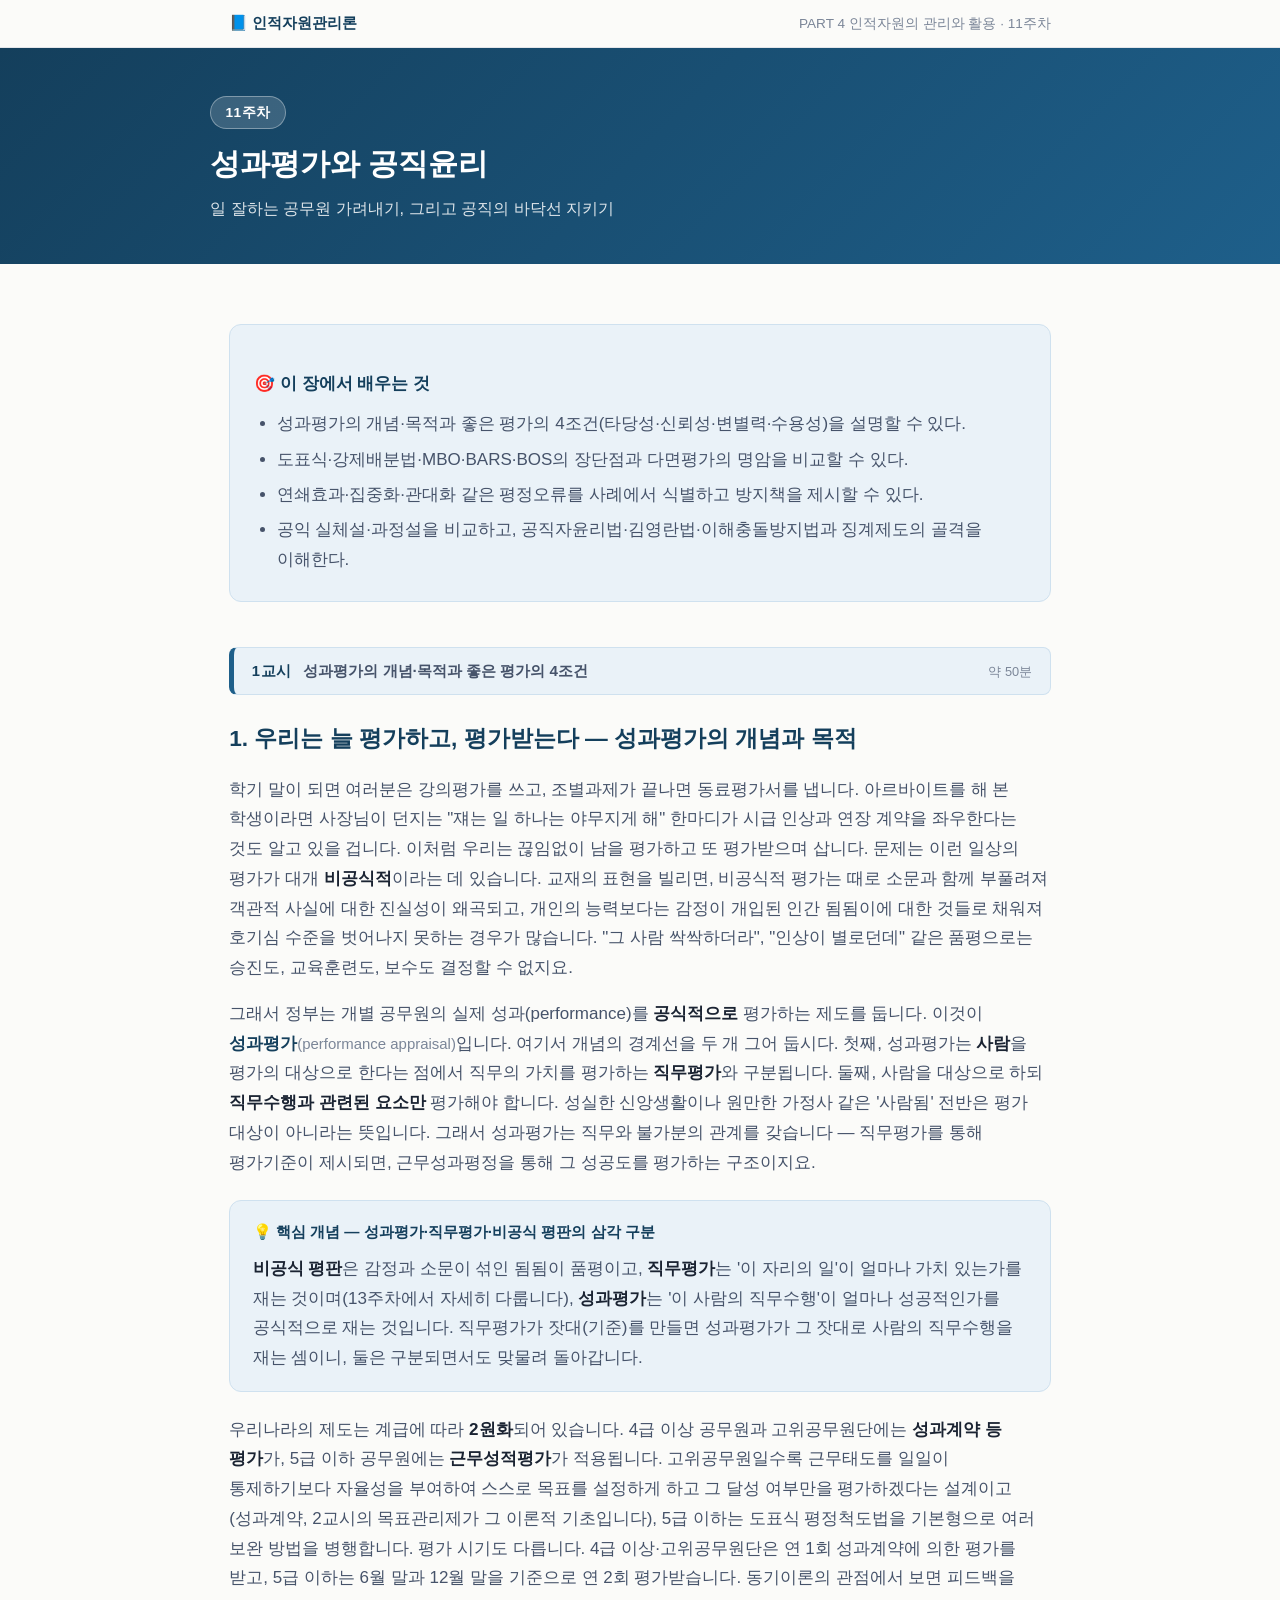
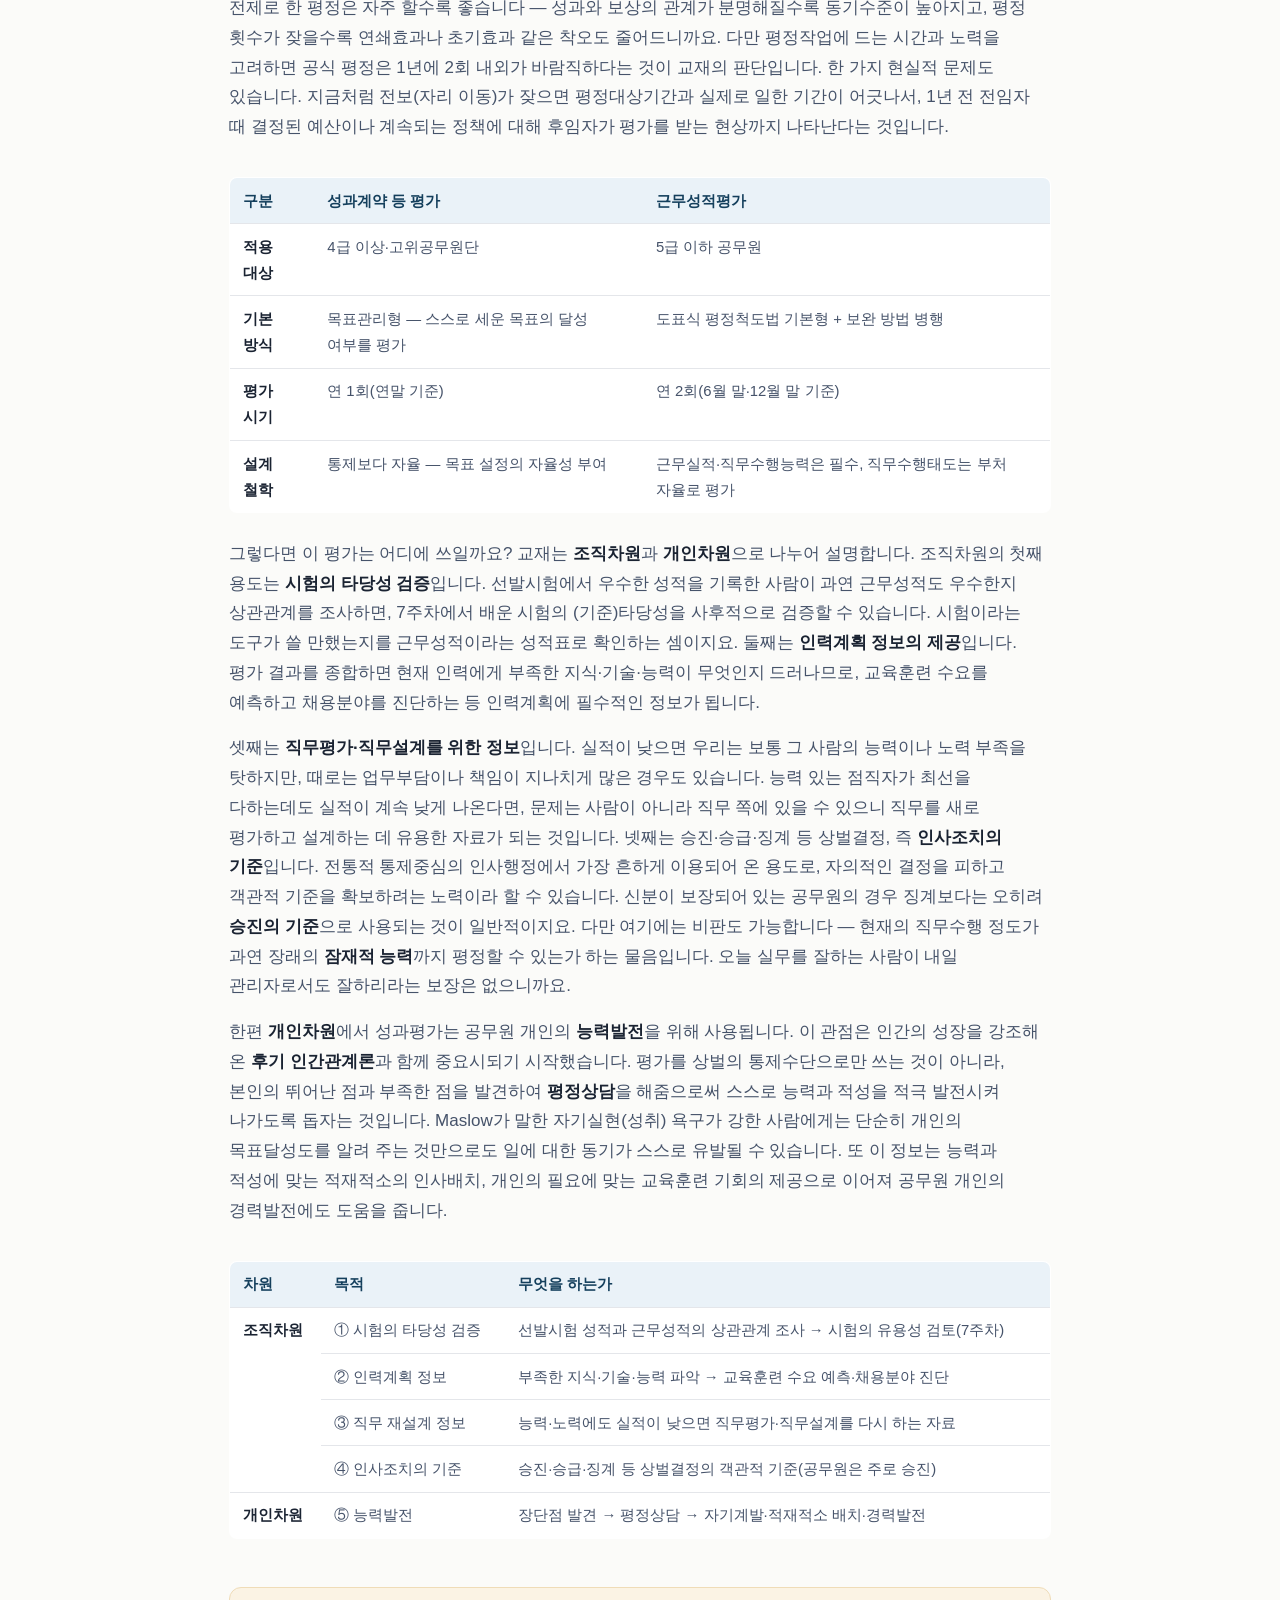
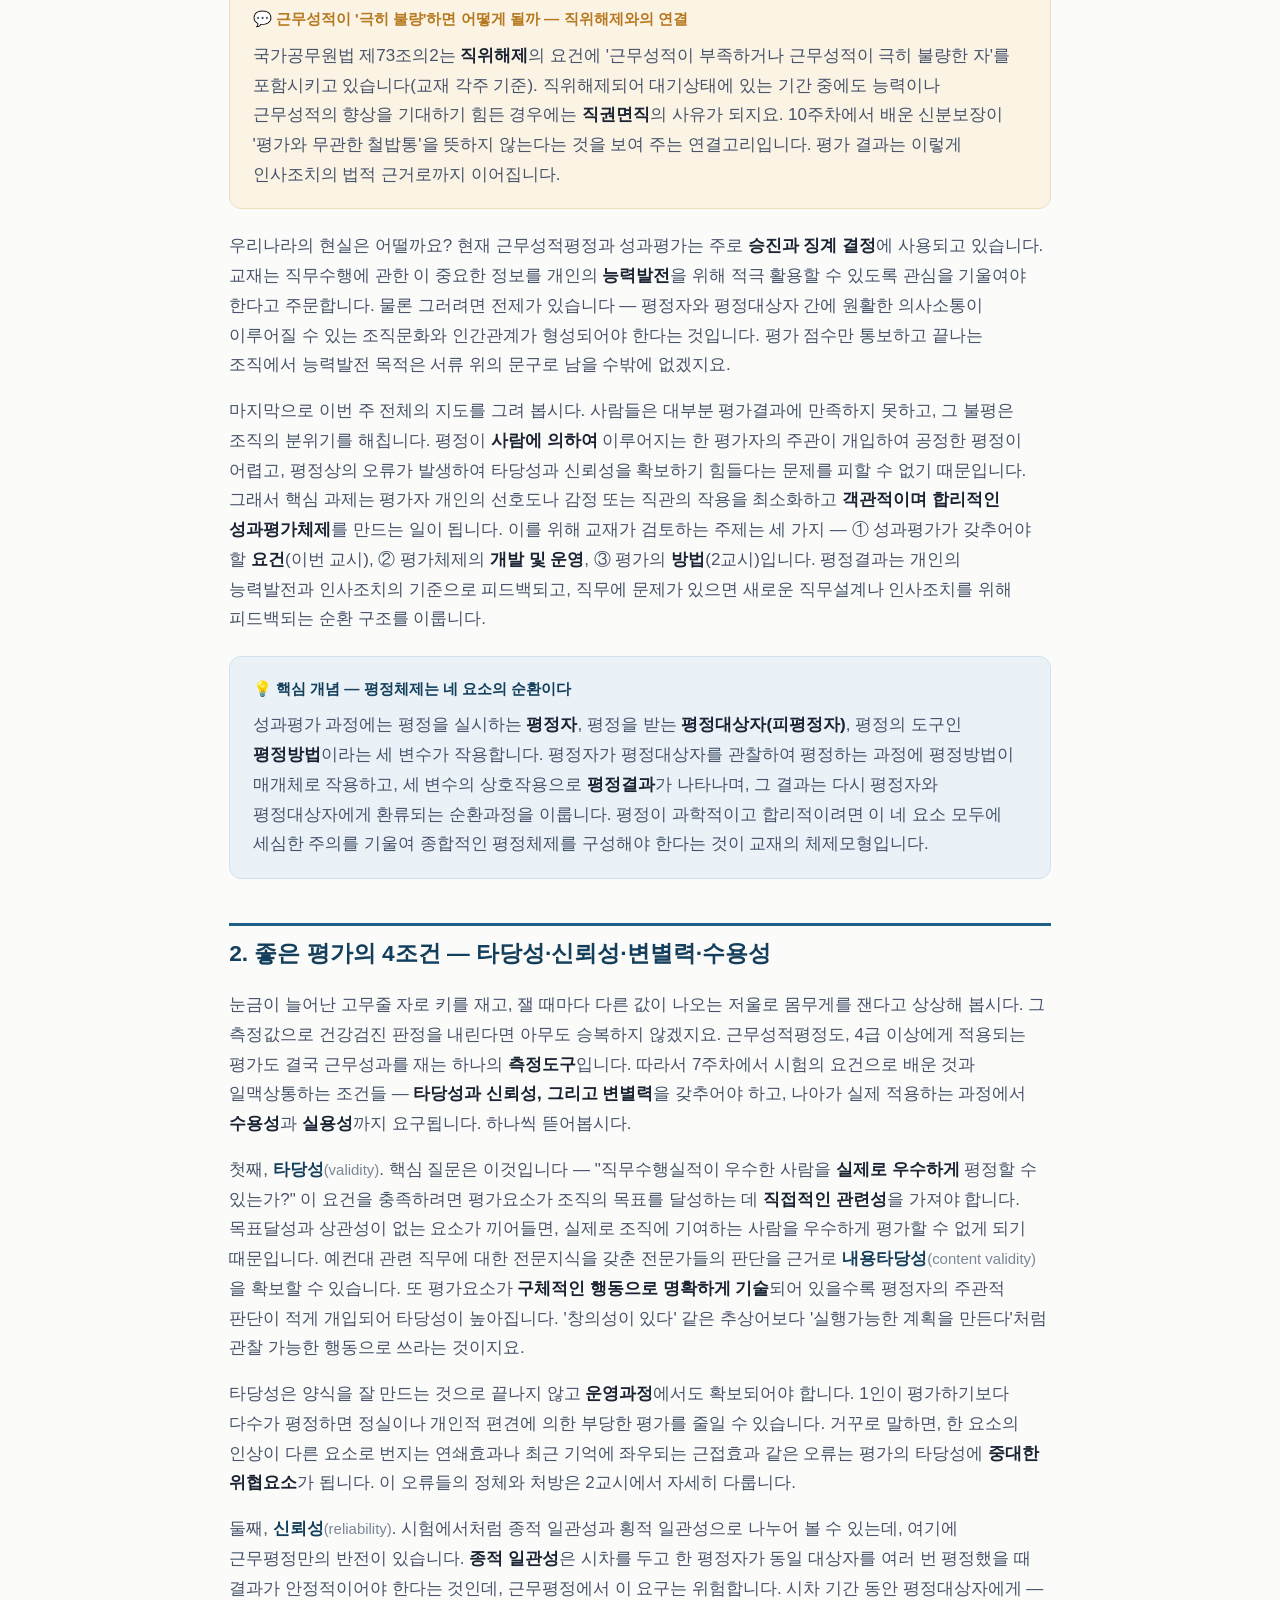
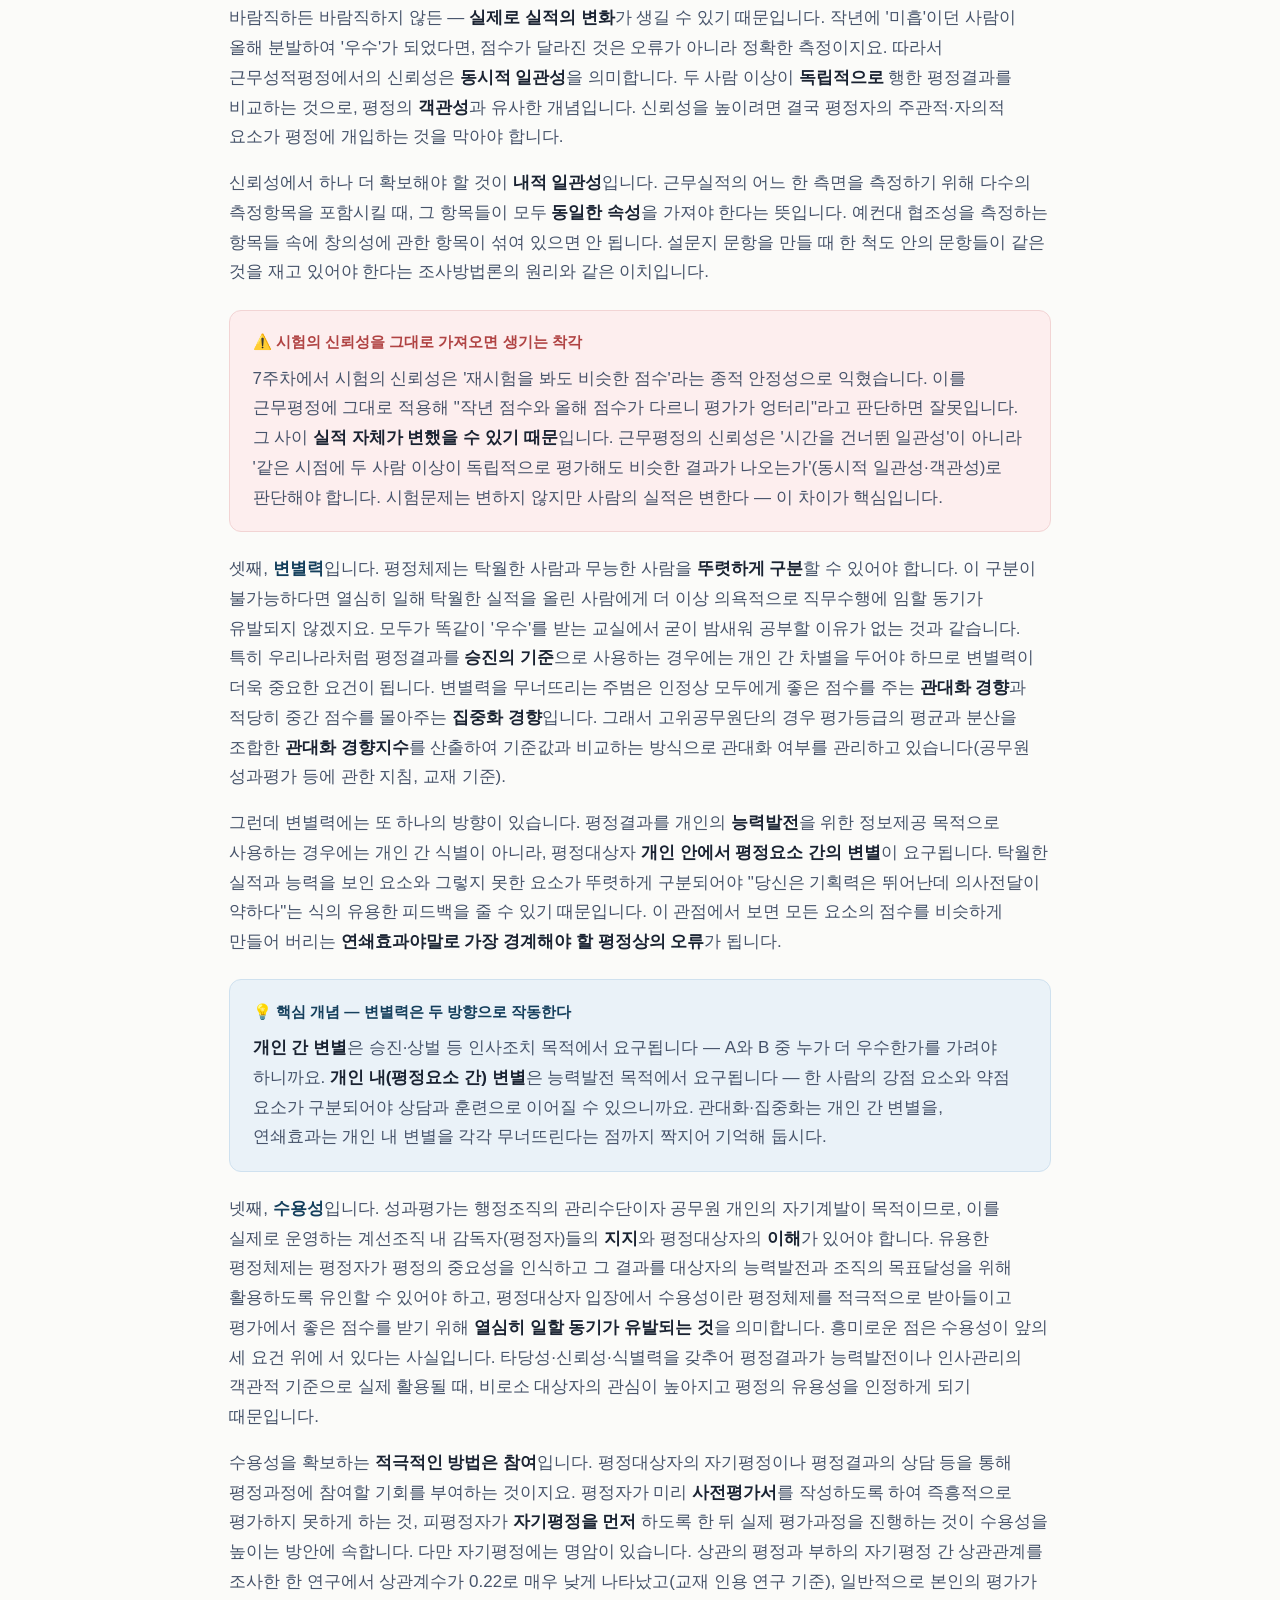
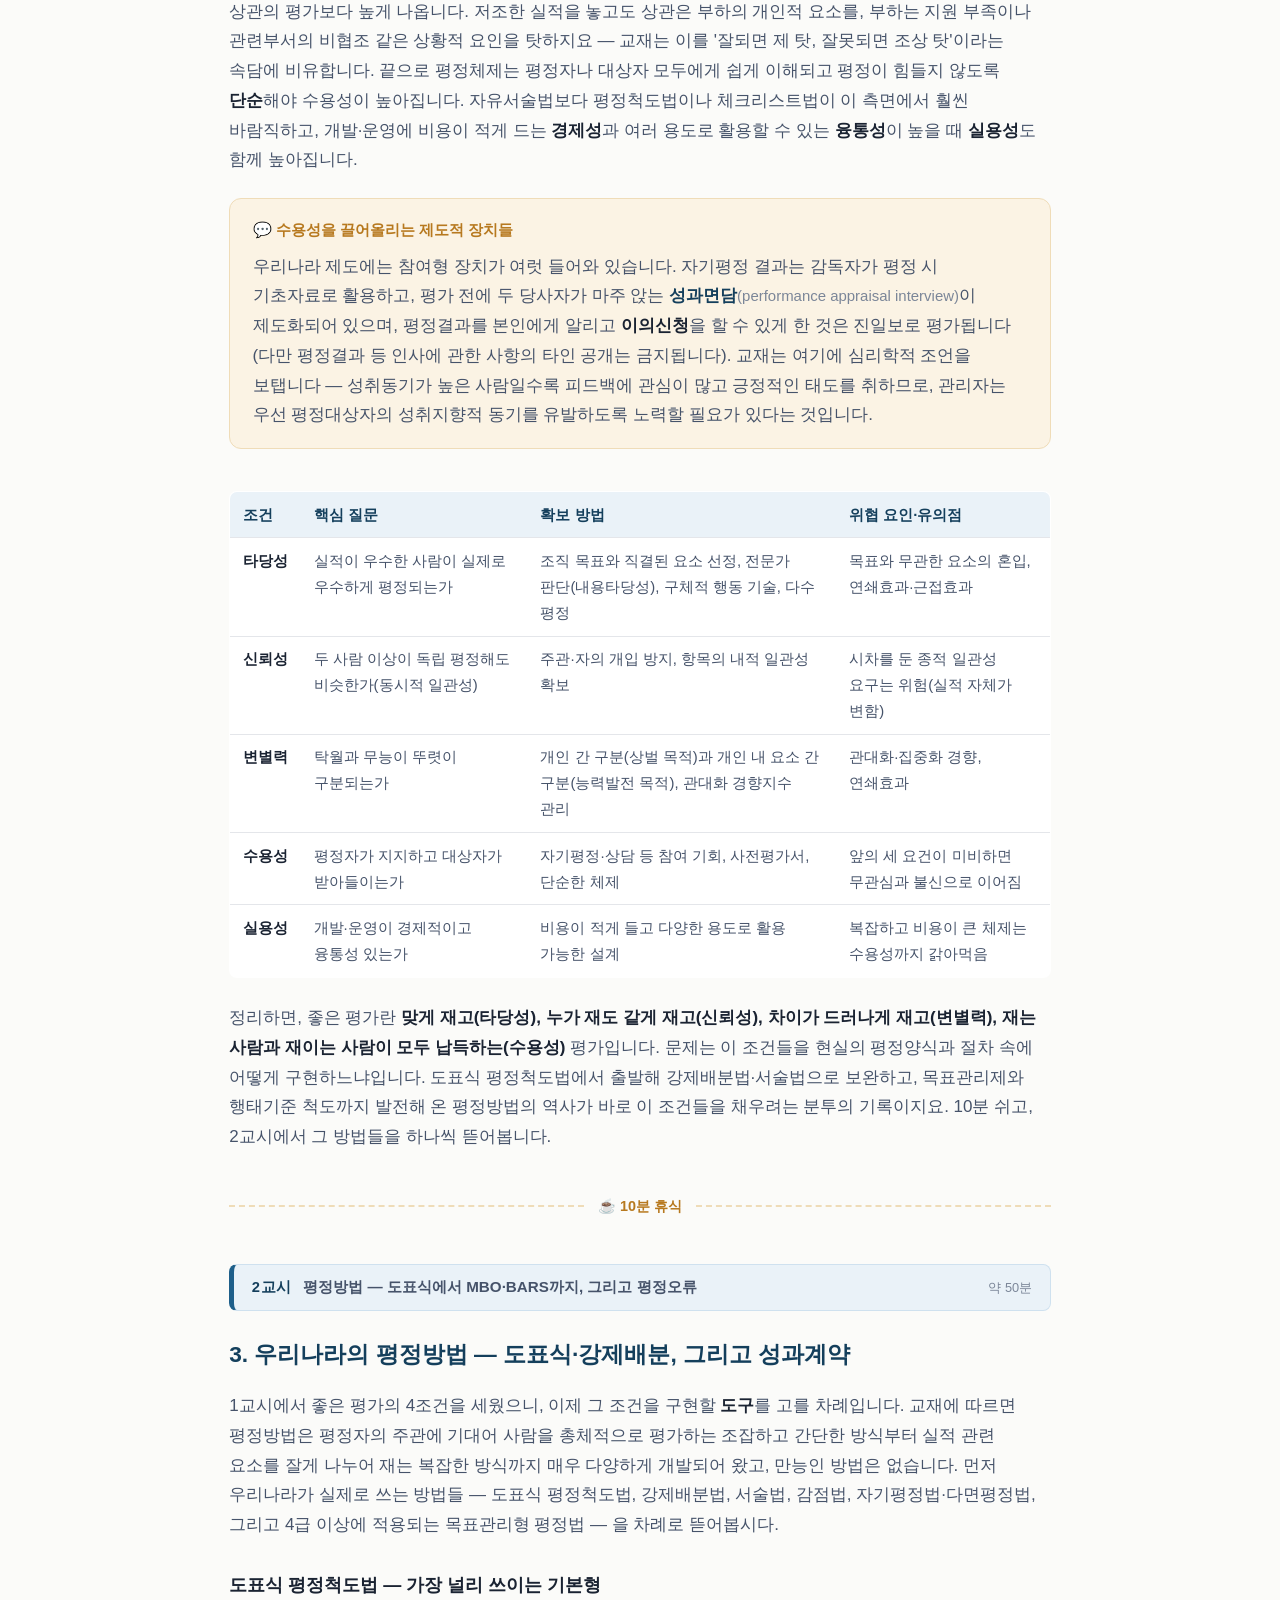
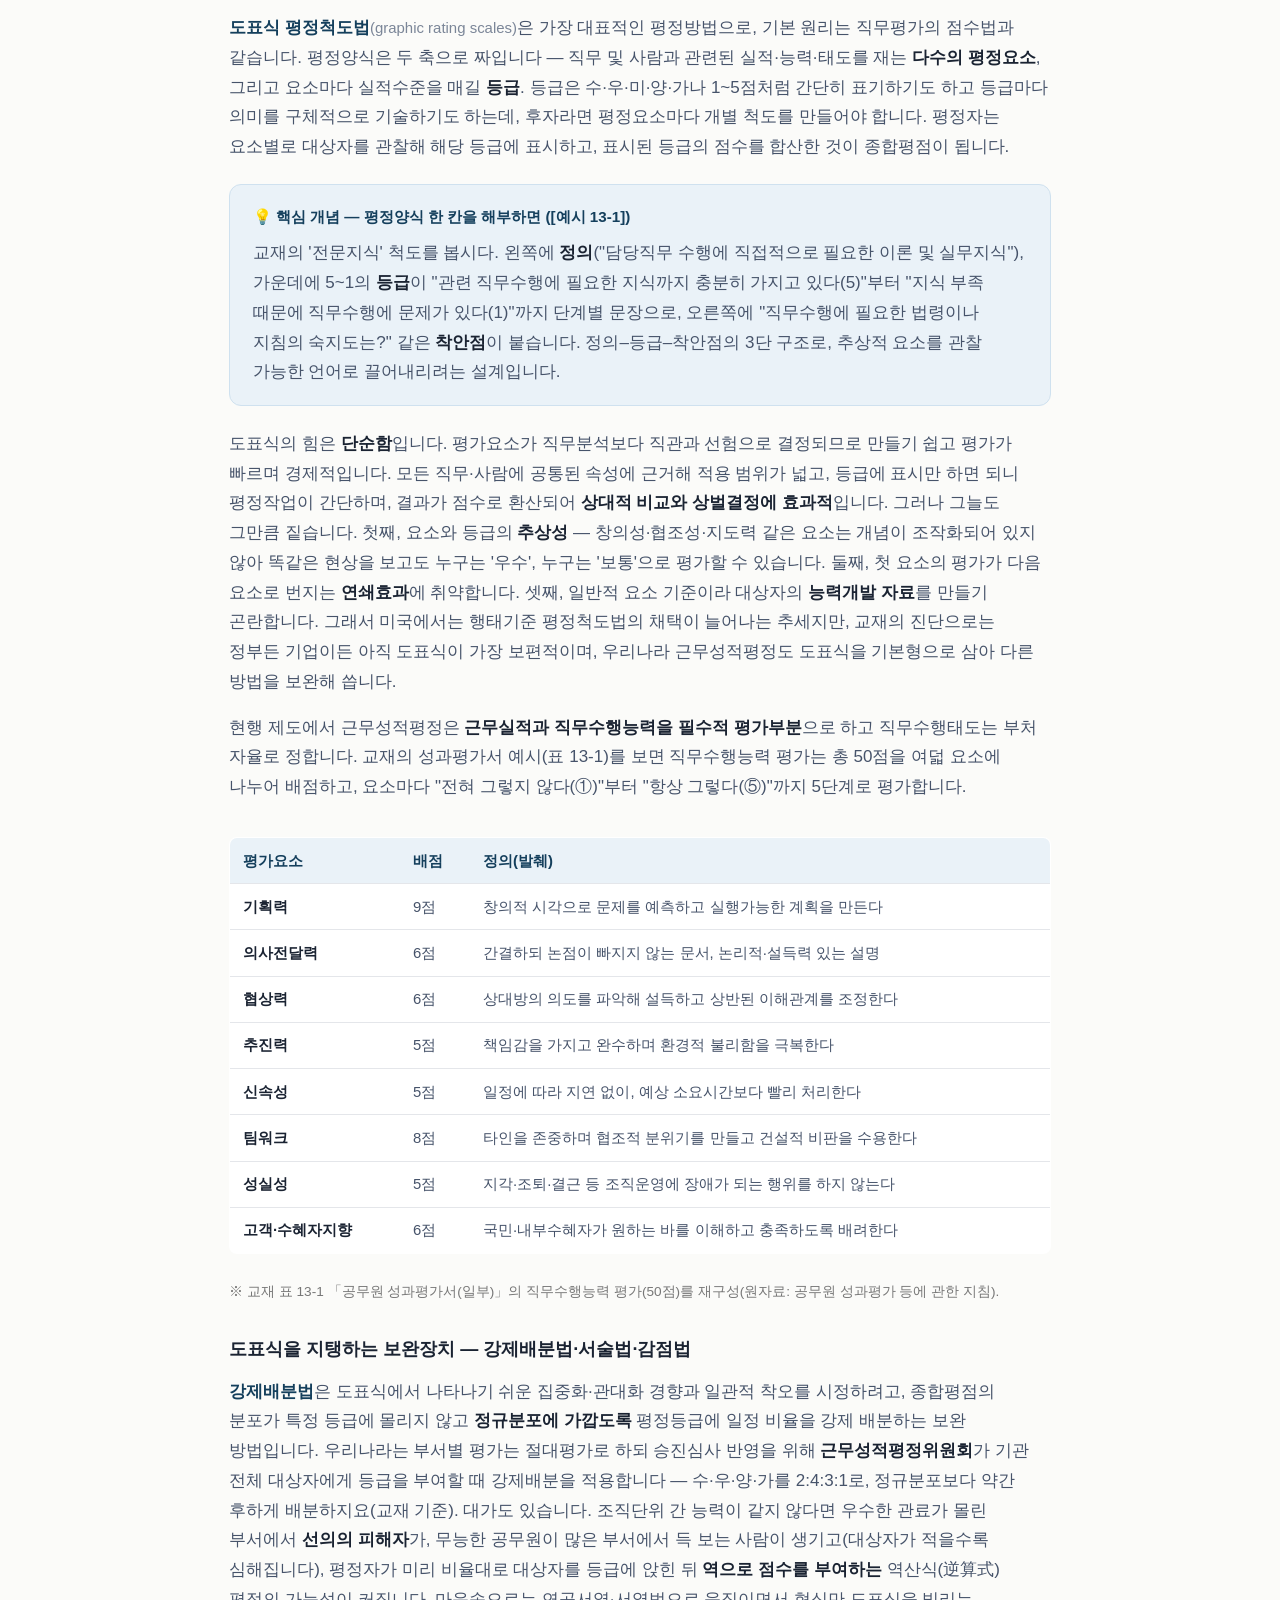
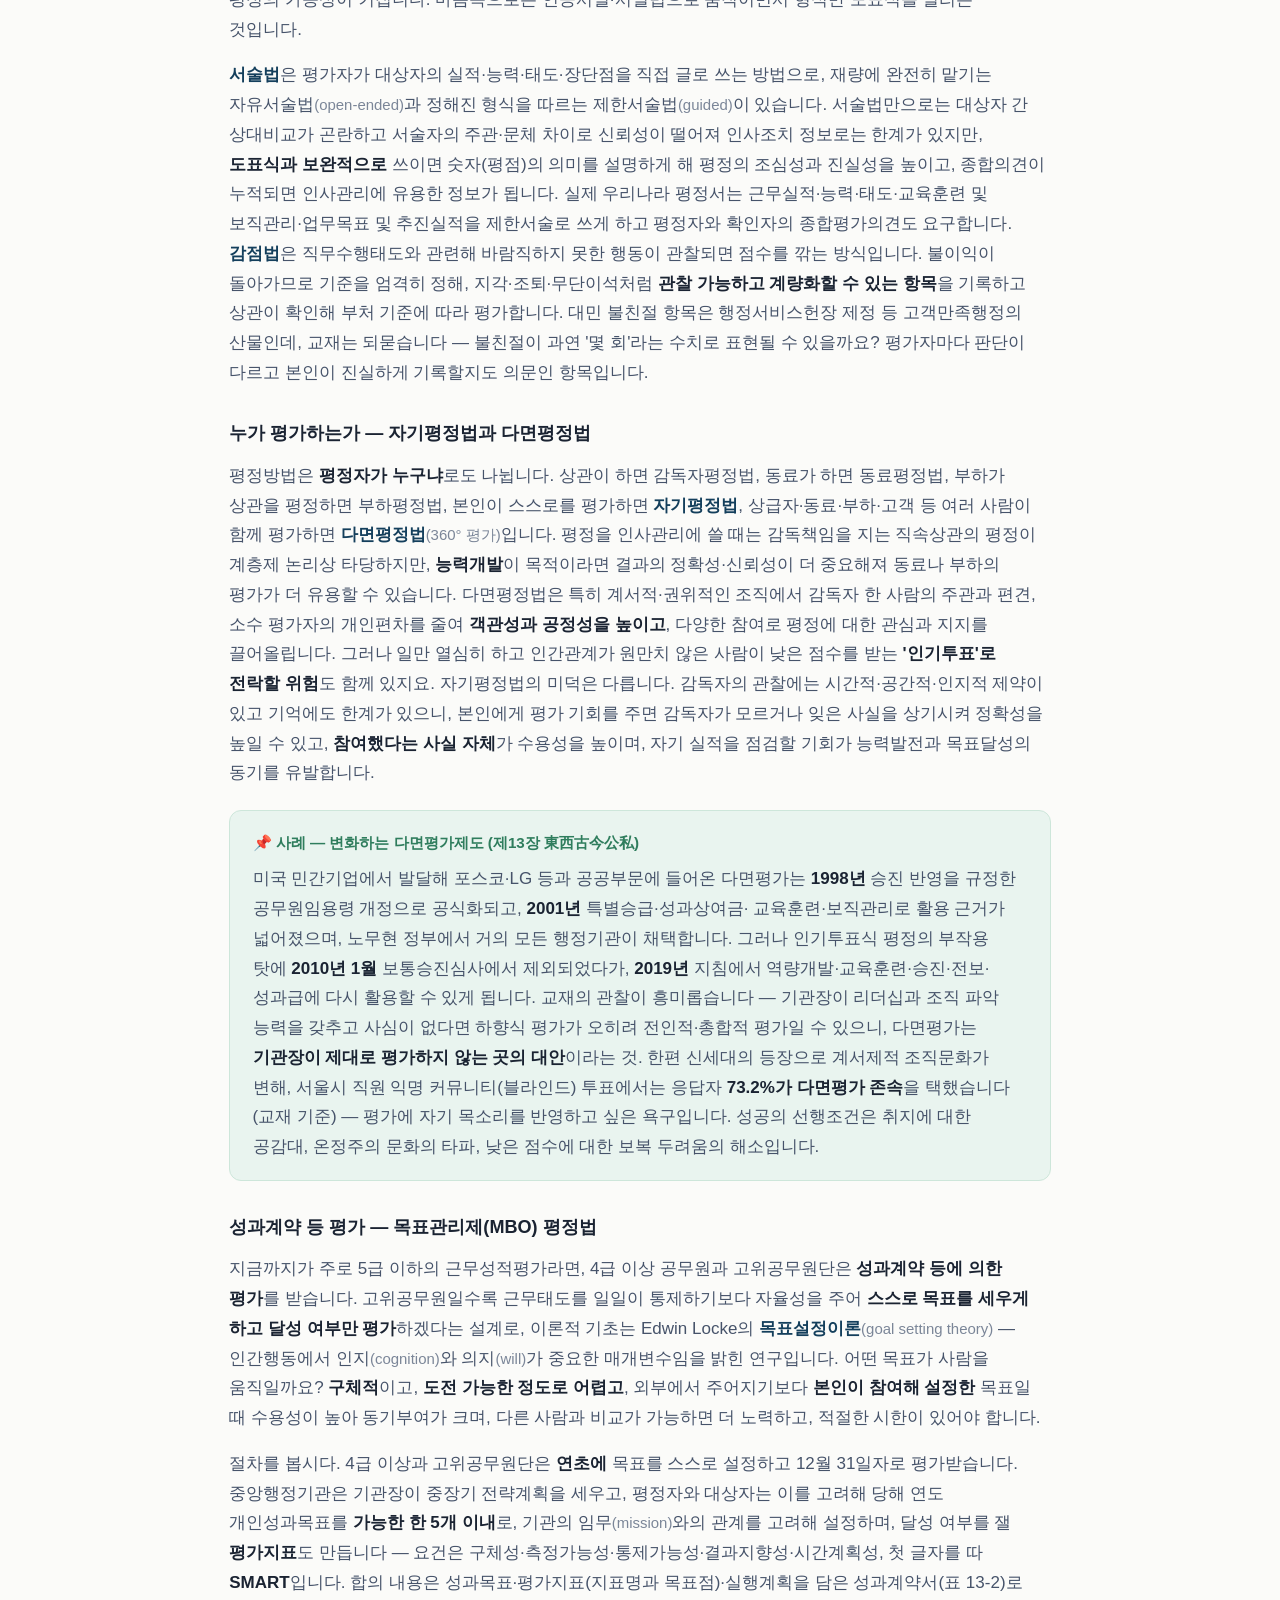
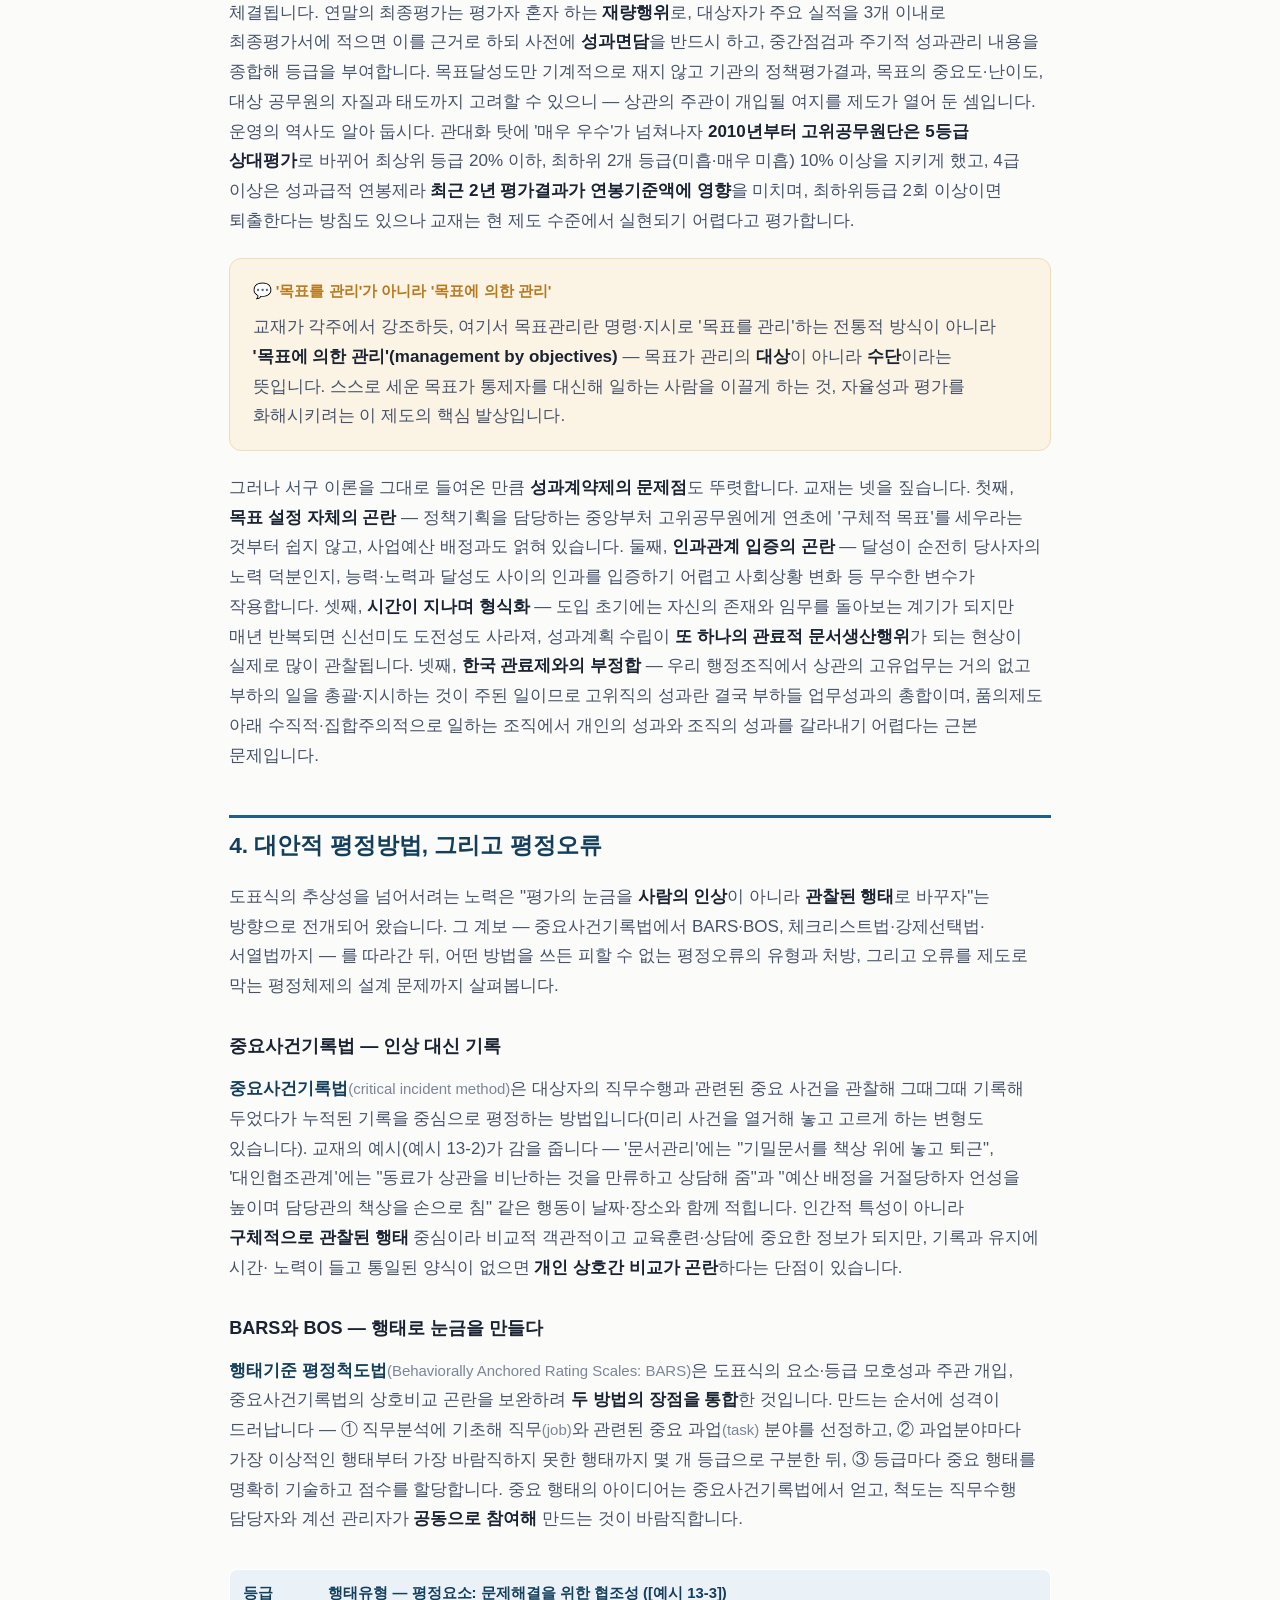
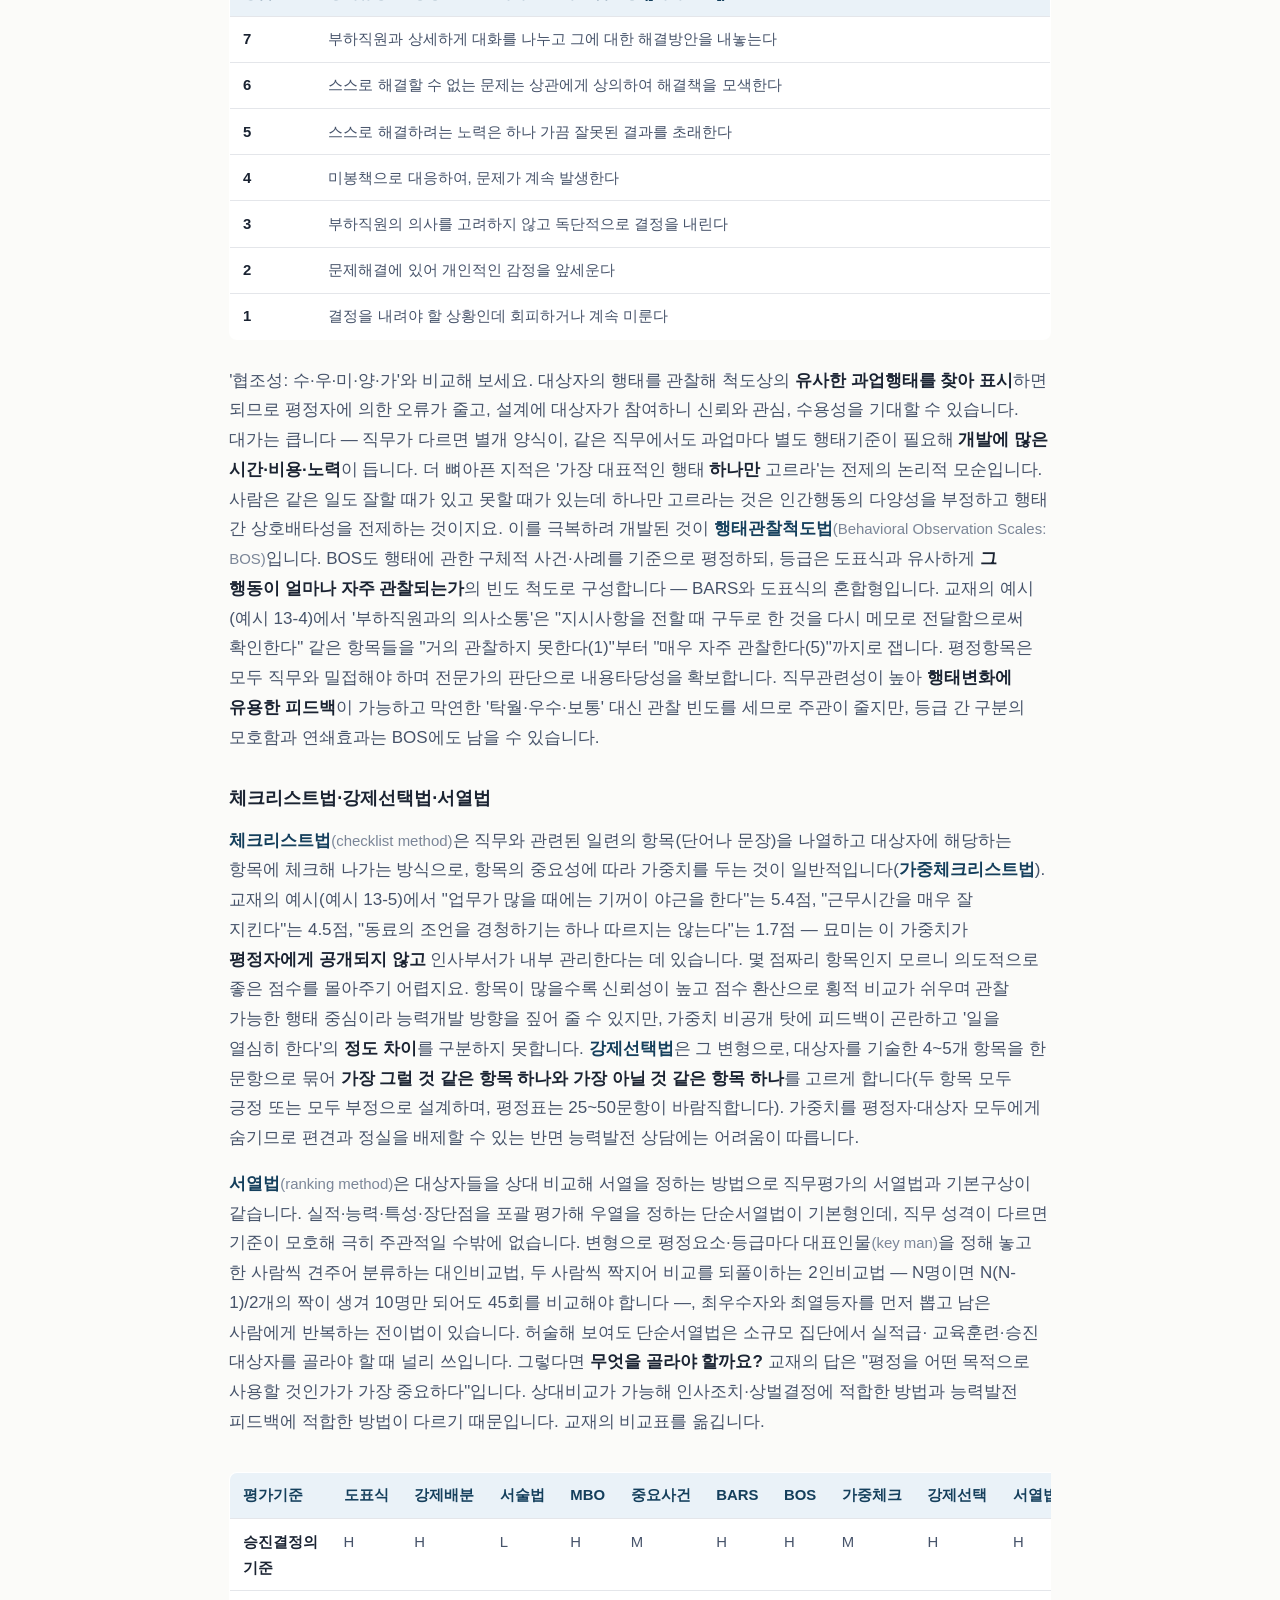
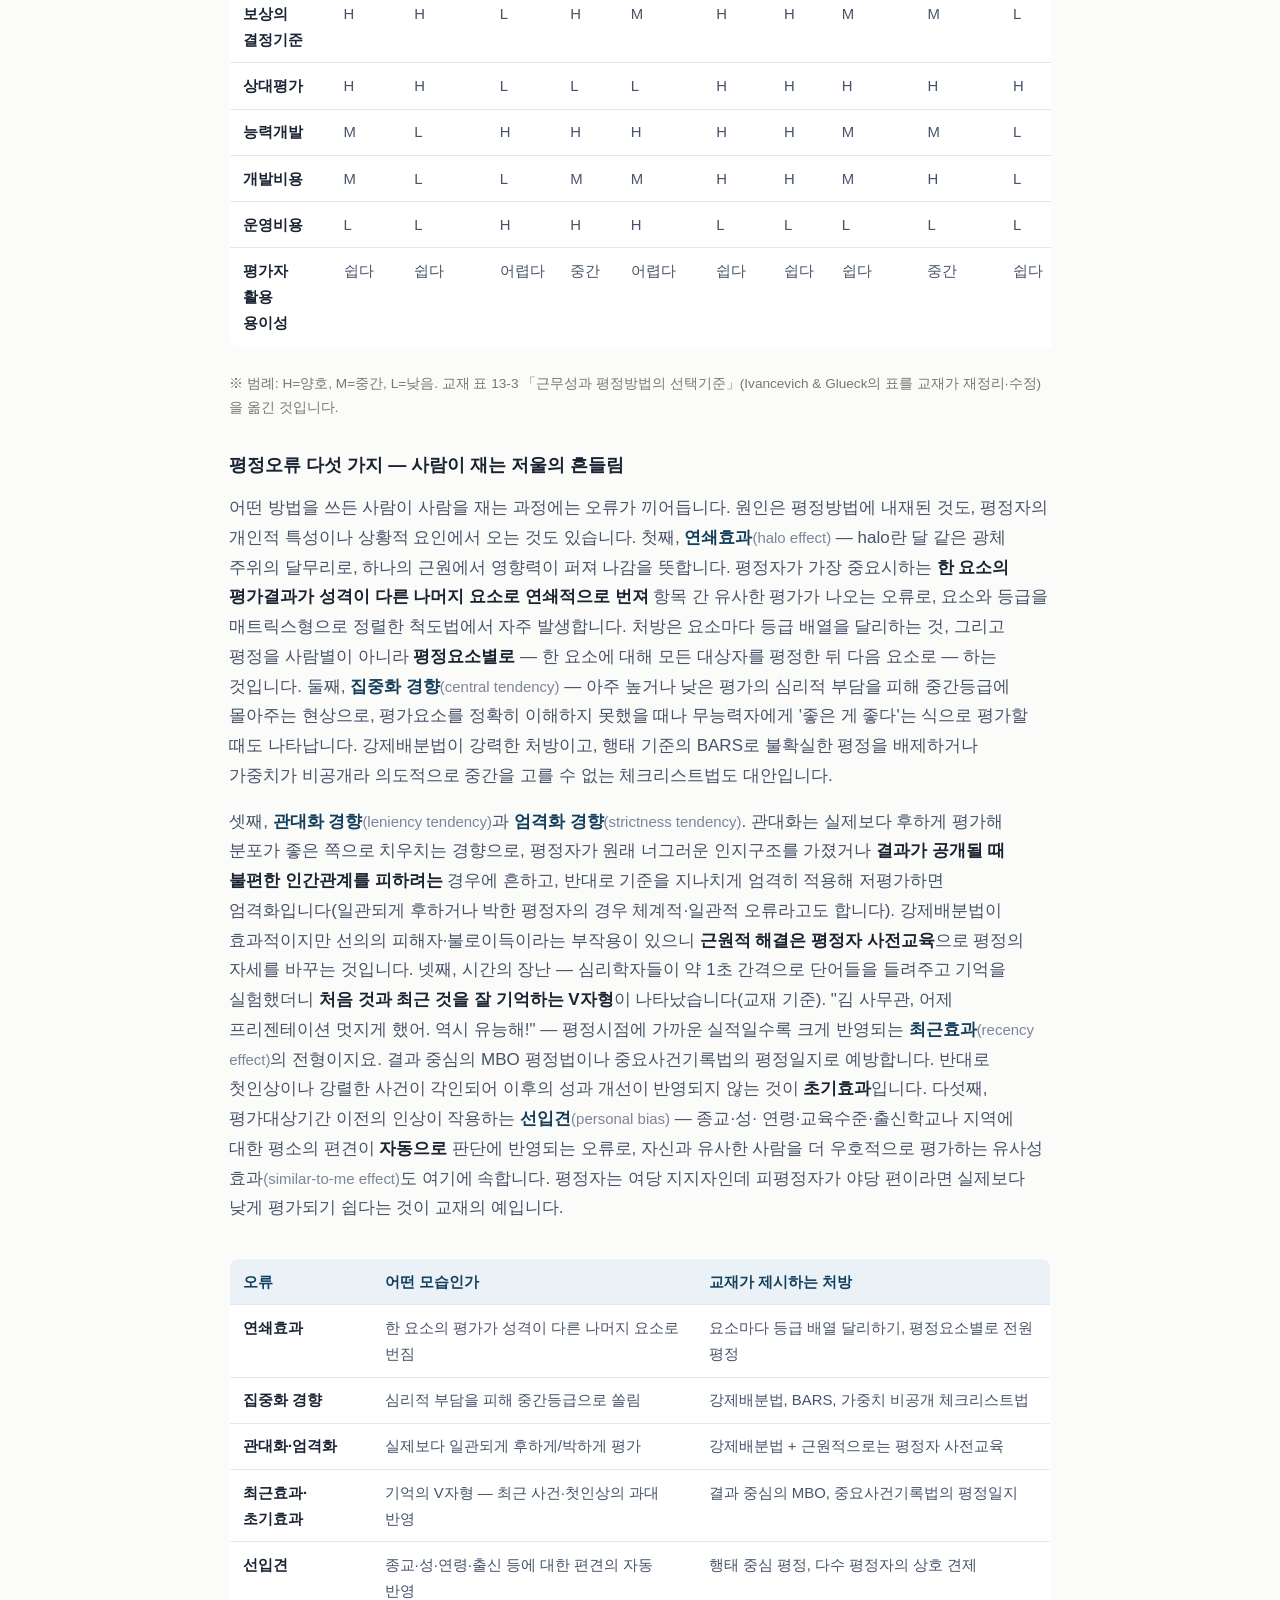
<file: w11.html>
<!DOCTYPE html>
<html lang="ko">
<head>
<meta charset="UTF-8">
<meta name="viewport" content="width=device-width, initial-scale=1.0">
<title>11주차 · 성과평가와 공직윤리 — 인적자원관리론</title>
<link rel="stylesheet" href="style.css">
</head>
<body>

<nav class="topnav">
  <div class="inner">
    <a class="home" href="index.html">📘 인적자원관리론</a>
    <span class="crumb">PART 4 인적자원의 관리와 활용 · 11주차</span>
  </div>
</nav>

<header class="chapter-header">
  <div class="inner">
    <span class="week-badge">11주차</span>
    <h1>성과평가와 공직윤리</h1>
    <p class="subtitle">일 잘하는 공무원 가려내기, 그리고 공직의 바닥선 지키기</p>
  </div>
</header>

<main>

<div class="objectives">
  <h2>🎯 이 장에서 배우는 것</h2>
  <ul>
    <li>성과평가의 개념·목적과 좋은 평가의 4조건(타당성·신뢰성·변별력·수용성)을 설명할 수 있다.</li>
    <li>도표식·강제배분법·MBO·BARS·BOS의 장단점과 다면평가의 명암을 비교할 수 있다.</li>
    <li>연쇄효과·집중화·관대화 같은 평정오류를 사례에서 식별하고 방지책을 제시할 수 있다.</li>
    <li>공익 실체설·과정설을 비교하고, 공직자윤리법·김영란법·이해충돌방지법과 징계제도의 골격을 이해한다.</li>
  </ul>
</div>

<!-- 1교시 -->
<section class="session">
  <div class="session-header">
    <span class="session-no">1교시</span>
    <span class="session-title">성과평가의 개념·목적과 좋은 평가의 4조건</span>
    <span class="session-time">약 50분</span>
  </div>

  <h2>1. 우리는 늘 평가하고, 평가받는다 — 성과평가의 개념과 목적</h2>

  <p>학기 말이 되면 여러분은 강의평가를 쓰고, 조별과제가 끝나면 동료평가서를 냅니다. 아르바이트를
  해 본 학생이라면 사장님이 던지는 "쟤는 일 하나는 야무지게 해" 한마디가 시급 인상과 연장 계약을
  좌우한다는 것도 알고 있을 겁니다. 이처럼 우리는 끊임없이 남을 평가하고 또 평가받으며 삽니다.
  문제는 이런 일상의 평가가 대개 <strong>비공식적</strong>이라는 데 있습니다. 교재의 표현을 빌리면,
  비공식적 평가는 때로 소문과 함께 부풀려져 객관적 사실에 대한 진실성이 왜곡되고, 개인의 능력보다는
  감정이 개입된 인간 됨됨이에 대한 것들로 채워져 호기심 수준을 벗어나지 못하는 경우가 많습니다.
  "그 사람 싹싹하더라", "인상이 별로던데" 같은 품평으로는 승진도, 교육훈련도, 보수도 결정할 수
  없지요.</p>

  <p>그래서 정부는 개별 공무원의 실제 성과(performance)를 <strong>공식적으로</strong> 평가하는
  제도를 둡니다. 이것이 <span class="term">성과평가</span><span class="en">(performance appraisal)</span>입니다.
  여기서 개념의 경계선을 두 개 그어 둡시다. 첫째, 성과평가는 <strong>사람</strong>을 평가의 대상으로
  한다는 점에서 직무의 가치를 평가하는 <strong>직무평가</strong>와 구분됩니다. 둘째, 사람을 대상으로
  하되 <strong>직무수행과 관련된 요소만</strong> 평가해야 합니다. 성실한 신앙생활이나 원만한 가정사
  같은 '사람됨' 전반은 평가 대상이 아니라는 뜻입니다. 그래서 성과평가는 직무와 불가분의 관계를
  갖습니다 — 직무평가를 통해 평가기준이 제시되면, 근무성과평정을 통해 그 성공도를 평가하는
  구조이지요.</p>

  <div class="box concept">
    <span class="box-title">💡 핵심 개념 — 성과평가·직무평가·비공식 평판의 삼각 구분</span>
    <p><strong>비공식 평판</strong>은 감정과 소문이 섞인 됨됨이 품평이고, <strong>직무평가</strong>는
    '이 자리의 일'이 얼마나 가치 있는가를 재는 것이며(13주차에서 자세히 다룹니다),
    <strong>성과평가</strong>는 '이 사람의 직무수행'이 얼마나 성공적인가를 공식적으로 재는 것입니다.
    직무평가가 잣대(기준)를 만들면 성과평가가 그 잣대로 사람의 직무수행을 재는 셈이니, 둘은
    구분되면서도 맞물려 돌아갑니다.</p>
  </div>

  <p>우리나라의 제도는 계급에 따라 <strong>2원화</strong>되어 있습니다. 4급 이상 공무원과
  고위공무원단에는 <strong>성과계약 등 평가</strong>가, 5급 이하 공무원에는
  <strong>근무성적평가</strong>가 적용됩니다. 고위공무원일수록 근무태도를 일일이 통제하기보다
  자율성을 부여하여 스스로 목표를 설정하게 하고 그 달성 여부만을 평가하겠다는 설계이고(성과계약,
  2교시의 목표관리제가 그 이론적 기초입니다), 5급 이하는 도표식 평정척도법을 기본형으로 여러 보완
  방법을 병행합니다. 평가 시기도 다릅니다. 4급 이상·고위공무원단은 연 1회 성과계약에 의한 평가를
  받고, 5급 이하는 6월 말과 12월 말을 기준으로 연 2회 평가받습니다. 동기이론의 관점에서 보면
  피드백을 전제로 한 평정은 자주 할수록 좋습니다 — 성과와 보상의 관계가 분명해질수록 동기수준이
  높아지고, 평정 횟수가 잦을수록 연쇄효과나 초기효과 같은 착오도 줄어드니까요. 다만 평정작업에
  드는 시간과 노력을 고려하면 공식 평정은 1년에 2회 내외가 바람직하다는 것이 교재의 판단입니다.
  한 가지 현실적 문제도 있습니다. 지금처럼 전보(자리 이동)가 잦으면 평정대상기간과 실제로 일한
  기간이 어긋나서, 1년 전 전임자 때 결정된 예산이나 계속되는 정책에 대해 후임자가 평가를 받는
  현상까지 나타난다는 것입니다.</p>

  <div class="table-wrap">
  <table>
    <tr><th>구분</th><th>성과계약 등 평가</th><th>근무성적평가</th></tr>
    <tr><td><strong>적용 대상</strong></td><td>4급 이상·고위공무원단</td><td>5급 이하 공무원</td></tr>
    <tr><td><strong>기본 방식</strong></td><td>목표관리형 — 스스로 세운 목표의 달성 여부를 평가</td><td>도표식 평정척도법 기본형 + 보완 방법 병행</td></tr>
    <tr><td><strong>평가 시기</strong></td><td>연 1회(연말 기준)</td><td>연 2회(6월 말·12월 말 기준)</td></tr>
    <tr><td><strong>설계 철학</strong></td><td>통제보다 자율 — 목표 설정의 자율성 부여</td><td>근무실적·직무수행능력은 필수, 직무수행태도는 부처 자율로 평가</td></tr>
  </table>
  </div>

  <p>그렇다면 이 평가는 어디에 쓰일까요? 교재는 <strong>조직차원</strong>과 <strong>개인차원</strong>으로
  나누어 설명합니다. 조직차원의 첫째 용도는 <strong>시험의 타당성 검증</strong>입니다. 선발시험에서
  우수한 성적을 기록한 사람이 과연 근무성적도 우수한지 상관관계를 조사하면, 7주차에서 배운 시험의
  (기준)타당성을 사후적으로 검증할 수 있습니다. 시험이라는 도구가 쓸 만했는지를 근무성적이라는
  성적표로 확인하는 셈이지요. 둘째는 <strong>인력계획 정보의 제공</strong>입니다. 평가 결과를
  종합하면 현재 인력에게 부족한 지식·기술·능력이 무엇인지 드러나므로, 교육훈련 수요를 예측하고
  채용분야를 진단하는 등 인력계획에 필수적인 정보가 됩니다.</p>

  <p>셋째는 <strong>직무평가·직무설계를 위한 정보</strong>입니다. 실적이 낮으면 우리는 보통 그 사람의
  능력이나 노력 부족을 탓하지만, 때로는 업무부담이나 책임이 지나치게 많은 경우도 있습니다. 능력
  있는 점직자가 최선을 다하는데도 실적이 계속 낮게 나온다면, 문제는 사람이 아니라 직무 쪽에 있을
  수 있으니 직무를 새로 평가하고 설계하는 데 유용한 자료가 되는 것입니다. 넷째는 승진·승급·징계
  등 상벌결정, 즉 <strong>인사조치의 기준</strong>입니다. 전통적 통제중심의 인사행정에서 가장 흔하게
  이용되어 온 용도로, 자의적인 결정을 피하고 객관적 기준을 확보하려는 노력이라 할 수 있습니다.
  신분이 보장되어 있는 공무원의 경우 징계보다는 오히려 <strong>승진의 기준</strong>으로 사용되는
  것이 일반적이지요. 다만 여기에는 비판도 가능합니다 — 현재의 직무수행 정도가 과연 장래의
  <strong>잠재적 능력</strong>까지 평정할 수 있는가 하는 물음입니다. 오늘 실무를 잘하는 사람이 내일
  관리자로서도 잘하리라는 보장은 없으니까요.</p>

  <p>한편 <strong>개인차원</strong>에서 성과평가는 공무원 개인의 <strong>능력발전</strong>을 위해
  사용됩니다. 이 관점은 인간의 성장을 강조해 온 <strong>후기 인간관계론</strong>과 함께 중요시되기
  시작했습니다. 평가를 상벌의 통제수단으로만 쓰는 것이 아니라, 본인의 뛰어난 점과 부족한 점을
  발견하여 <strong>평정상담</strong>을 해줌으로써 스스로 능력과 적성을 적극 발전시켜 나가도록 돕자는
  것입니다. Maslow가 말한 자기실현(성취) 욕구가 강한 사람에게는 단순히 개인의 목표달성도를 알려
  주는 것만으로도 일에 대한 동기가 스스로 유발될 수 있습니다. 또 이 정보는 능력과 적성에 맞는
  적재적소의 인사배치, 개인의 필요에 맞는 교육훈련 기회의 제공으로 이어져 공무원 개인의
  경력발전에도 도움을 줍니다.</p>

  <div class="table-wrap">
  <table>
    <tr><th>차원</th><th>목적</th><th>무엇을 하는가</th></tr>
    <tr><td rowspan="4"><strong>조직차원</strong></td><td>① 시험의 타당성 검증</td><td>선발시험 성적과 근무성적의 상관관계 조사 → 시험의 유용성 검토(7주차)</td></tr>
    <tr><td>② 인력계획 정보</td><td>부족한 지식·기술·능력 파악 → 교육훈련 수요 예측·채용분야 진단</td></tr>
    <tr><td>③ 직무 재설계 정보</td><td>능력·노력에도 실적이 낮으면 직무평가·직무설계를 다시 하는 자료</td></tr>
    <tr><td>④ 인사조치의 기준</td><td>승진·승급·징계 등 상벌결정의 객관적 기준(공무원은 주로 승진)</td></tr>
    <tr><td><strong>개인차원</strong></td><td>⑤ 능력발전</td><td>장단점 발견 → 평정상담 → 자기계발·적재적소 배치·경력발전</td></tr>
  </table>
  </div>

  <div class="box tip">
    <span class="box-title">💬 근무성적이 '극히 불량'하면 어떻게 될까 — 직위해제와의 연결</span>
    <p>국가공무원법 제73조의2는 <strong>직위해제</strong>의 요건에 '근무성적이 부족하거나 근무성적이
    극히 불량한 자'를 포함시키고 있습니다(교재 각주 기준). 직위해제되어 대기상태에 있는 기간 중에도
    능력이나 근무성적의 향상을 기대하기 힘든 경우에는 <strong>직권면직</strong>의 사유가 되지요.
    10주차에서 배운 신분보장이 '평가와 무관한 철밥통'을 뜻하지 않는다는 것을 보여 주는 연결고리입니다.
    평가 결과는 이렇게 인사조치의 법적 근거로까지 이어집니다.</p>
  </div>

  <p>우리나라의 현실은 어떨까요? 현재 근무성적평정과 성과평가는 주로 <strong>승진과 징계 결정</strong>에
  사용되고 있습니다. 교재는 직무수행에 관한 이 중요한 정보를 개인의 <strong>능력발전</strong>을 위해
  적극 활용할 수 있도록 관심을 기울여야 한다고 주문합니다. 물론 그러려면 전제가 있습니다 — 평정자와
  평정대상자 간에 원활한 의사소통이 이루어질 수 있는 조직문화와 인간관계가 형성되어야 한다는
  것입니다. 평가 점수만 통보하고 끝나는 조직에서 능력발전 목적은 서류 위의 문구로 남을 수밖에
  없겠지요.</p>

  <p>마지막으로 이번 주 전체의 지도를 그려 봅시다. 사람들은 대부분 평가결과에 만족하지 못하고,
  그 불평은 조직의 분위기를 해칩니다. 평정이 <strong>사람에 의하여</strong> 이루어지는 한 평가자의
  주관이 개입하여 공정한 평정이 어렵고, 평정상의 오류가 발생하여 타당성과 신뢰성을 확보하기 힘들다는
  문제를 피할 수 없기 때문입니다. 그래서 핵심 과제는 평가자 개인의 선호도나 감정 또는 직관의 작용을
  최소화하고 <strong>객관적이며 합리적인 성과평가체제</strong>를 만드는 일이 됩니다. 이를 위해 교재가
  검토하는 주제는 세 가지 — ① 성과평가가 갖추어야 할 <strong>요건</strong>(이번 교시), ② 평가체제의
  <strong>개발 및 운영</strong>, ③ 평가의 <strong>방법</strong>(2교시)입니다. 평정결과는 개인의
  능력발전과 인사조치의 기준으로 피드백되고, 직무에 문제가 있으면 새로운 직무설계나 인사조치를 위해
  피드백되는 순환 구조를 이룹니다.</p>

  <div class="box concept">
    <span class="box-title">💡 핵심 개념 — 평정체제는 네 요소의 순환이다</span>
    <p>성과평가 과정에는 평정을 실시하는 <strong>평정자</strong>, 평정을 받는
    <strong>평정대상자(피평정자)</strong>, 평정의 도구인 <strong>평정방법</strong>이라는 세 변수가
    작용합니다. 평정자가 평정대상자를 관찰하여 평정하는 과정에 평정방법이 매개체로 작용하고, 세
    변수의 상호작용으로 <strong>평정결과</strong>가 나타나며, 그 결과는 다시 평정자와 평정대상자에게
    환류되는 순환과정을 이룹니다. 평정이 과학적이고 합리적이려면 이 네 요소 모두에 세심한 주의를
    기울여 종합적인 평정체제를 구성해야 한다는 것이 교재의 체제모형입니다.</p>
  </div>

  <h2>2. 좋은 평가의 4조건 — 타당성·신뢰성·변별력·수용성</h2>

  <p>눈금이 늘어난 고무줄 자로 키를 재고, 잴 때마다 다른 값이 나오는 저울로 몸무게를 잰다고
  상상해 봅시다. 그 측정값으로 건강검진 판정을 내린다면 아무도 승복하지 않겠지요. 근무성적평정도,
  4급 이상에게 적용되는 평가도 결국 근무성과를 재는 하나의 <strong>측정도구</strong>입니다. 따라서
  7주차에서 시험의 요건으로 배운 것과 일맥상통하는 조건들 — <strong>타당성과 신뢰성, 그리고
  변별력</strong>을 갖추어야 하고, 나아가 실제 적용하는 과정에서 <strong>수용성</strong>과
  <strong>실용성</strong>까지 요구됩니다. 하나씩 뜯어봅시다.</p>

  <p>첫째, <span class="term">타당성</span><span class="en">(validity)</span>. 핵심 질문은 이것입니다 —
  "직무수행실적이 우수한 사람을 <strong>실제로 우수하게</strong> 평정할 수 있는가?" 이 요건을
  충족하려면 평가요소가 조직의 목표를 달성하는 데 <strong>직접적인 관련성</strong>을 가져야 합니다.
  목표달성과 상관성이 없는 요소가 끼어들면, 실제로 조직에 기여하는 사람을 우수하게 평가할 수 없게
  되기 때문입니다. 예컨대 관련 직무에 대한 전문지식을 갖춘 전문가들의 판단을 근거로
  <span class="term">내용타당성</span><span class="en">(content validity)</span>을 확보할 수 있습니다.
  또 평가요소가 <strong>구체적인 행동으로 명확하게 기술</strong>되어 있을수록 평정자의 주관적 판단이
  적게 개입되어 타당성이 높아집니다. '창의성이 있다' 같은 추상어보다 '실행가능한 계획을 만든다'처럼
  관찰 가능한 행동으로 쓰라는 것이지요.</p>

  <p>타당성은 양식을 잘 만드는 것으로 끝나지 않고 <strong>운영과정</strong>에서도 확보되어야 합니다.
  1인이 평가하기보다 다수가 평정하면 정실이나 개인적 편견에 의한 부당한 평가를 줄일 수 있습니다.
  거꾸로 말하면, 한 요소의 인상이 다른 요소로 번지는 연쇄효과나 최근 기억에 좌우되는 근접효과
  같은 오류는 평가의 타당성에 <strong>중대한 위협요소</strong>가 됩니다. 이 오류들의 정체와 처방은
  2교시에서 자세히 다룹니다.</p>

  <p>둘째, <span class="term">신뢰성</span><span class="en">(reliability)</span>. 시험에서처럼 종적
  일관성과 횡적 일관성으로 나누어 볼 수 있는데, 여기에 근무평정만의 반전이 있습니다.
  <strong>종적 일관성</strong>은 시차를 두고 한 평정자가 동일 대상자를 여러 번 평정했을 때 결과가
  안정적이어야 한다는 것인데, 근무평정에서 이 요구는 위험합니다. 시차 기간 동안 평정대상자에게 —
  바람직하든 바람직하지 않든 — <strong>실제로 실적의 변화</strong>가 생길 수 있기 때문입니다. 작년에
  '미흡'이던 사람이 올해 분발하여 '우수'가 되었다면, 점수가 달라진 것은 오류가 아니라 정확한
  측정이지요. 따라서 근무성적평정에서의 신뢰성은 <strong>동시적 일관성</strong>을 의미합니다. 두 사람
  이상이 <strong>독립적으로</strong> 행한 평정결과를 비교하는 것으로, 평정의
  <strong>객관성</strong>과 유사한 개념입니다. 신뢰성을 높이려면 결국 평정자의 주관적·자의적 요소가
  평정에 개입하는 것을 막아야 합니다.</p>

  <p>신뢰성에서 하나 더 확보해야 할 것이 <strong>내적 일관성</strong>입니다. 근무실적의 어느 한
  측면을 측정하기 위해 다수의 측정항목을 포함시킬 때, 그 항목들이 모두 <strong>동일한 속성</strong>을
  가져야 한다는 뜻입니다. 예컨대 협조성을 측정하는 항목들 속에 창의성에 관한 항목이 섞여 있으면 안
  됩니다. 설문지 문항을 만들 때 한 척도 안의 문항들이 같은 것을 재고 있어야 한다는 조사방법론의
  원리와 같은 이치입니다.</p>

  <div class="box warn">
    <span class="box-title">⚠️ 시험의 신뢰성을 그대로 가져오면 생기는 착각</span>
    <p>7주차에서 시험의 신뢰성은 '재시험을 봐도 비슷한 점수'라는 종적 안정성으로 익혔습니다. 이를
    근무평정에 그대로 적용해 "작년 점수와 올해 점수가 다르니 평가가 엉터리"라고 판단하면
    잘못입니다. 그 사이 <strong>실적 자체가 변했을 수 있기 때문</strong>입니다. 근무평정의 신뢰성은
    '시간을 건너뛴 일관성'이 아니라 '같은 시점에 두 사람 이상이 독립적으로 평가해도 비슷한 결과가
    나오는가'(동시적 일관성·객관성)로 판단해야 합니다. 시험문제는 변하지 않지만 사람의 실적은
    변한다 — 이 차이가 핵심입니다.</p>
  </div>

  <p>셋째, <span class="term">변별력</span>입니다. 평정체제는 탁월한 사람과 무능한 사람을
  <strong>뚜렷하게 구분</strong>할 수 있어야 합니다. 이 구분이 불가능하다면 열심히 일해 탁월한 실적을
  올린 사람에게 더 이상 의욕적으로 직무수행에 임할 동기가 유발되지 않겠지요. 모두가 똑같이 '우수'를
  받는 교실에서 굳이 밤새워 공부할 이유가 없는 것과 같습니다. 특히 우리나라처럼 평정결과를
  <strong>승진의 기준</strong>으로 사용하는 경우에는 개인 간 차별을 두어야 하므로 변별력이 더욱 중요한
  요건이 됩니다. 변별력을 무너뜨리는 주범은 인정상 모두에게 좋은 점수를 주는 <strong>관대화
  경향</strong>과 적당히 중간 점수를 몰아주는 <strong>집중화 경향</strong>입니다. 그래서
  고위공무원단의 경우 평가등급의 평균과 분산을 조합한 <strong>관대화 경향지수</strong>를 산출하여
  기준값과 비교하는 방식으로 관대화 여부를 관리하고 있습니다(공무원 성과평가 등에 관한 지침, 교재
  기준).</p>

  <p>그런데 변별력에는 또 하나의 방향이 있습니다. 평정결과를 개인의 <strong>능력발전</strong>을 위한
  정보제공 목적으로 사용하는 경우에는 개인 간 식별이 아니라, 평정대상자 <strong>개인 안에서 평정요소
  간의 변별</strong>이 요구됩니다. 탁월한 실적과 능력을 보인 요소와 그렇지 못한 요소가 뚜렷하게
  구분되어야 "당신은 기획력은 뛰어난데 의사전달이 약하다"는 식의 유용한 피드백을 줄 수 있기
  때문입니다. 이 관점에서 보면 모든 요소의 점수를 비슷하게 만들어 버리는 <strong>연쇄효과야말로 가장
  경계해야 할 평정상의 오류</strong>가 됩니다.</p>

  <div class="box concept">
    <span class="box-title">💡 핵심 개념 — 변별력은 두 방향으로 작동한다</span>
    <p><strong>개인 간 변별</strong>은 승진·상벌 등 인사조치 목적에서 요구됩니다 — A와 B 중 누가 더
    우수한가를 가려야 하니까요. <strong>개인 내(평정요소 간) 변별</strong>은 능력발전 목적에서
    요구됩니다 — 한 사람의 강점 요소와 약점 요소가 구분되어야 상담과 훈련으로 이어질 수 있으니까요.
    관대화·집중화는 개인 간 변별을, 연쇄효과는 개인 내 변별을 각각 무너뜨린다는 점까지 짝지어
    기억해 둡시다.</p>
  </div>

  <p>넷째, <span class="term">수용성</span>입니다. 성과평가는 행정조직의 관리수단이자 공무원 개인의
  자기계발이 목적이므로, 이를 실제로 운영하는 계선조직 내 감독자(평정자)들의 <strong>지지</strong>와
  평정대상자의 <strong>이해</strong>가 있어야 합니다. 유용한 평정체제는 평정자가 평정의 중요성을
  인식하고 그 결과를 대상자의 능력발전과 조직의 목표달성을 위해 활용하도록 유인할 수 있어야 하고,
  평정대상자 입장에서 수용성이란 평정체제를 적극적으로 받아들이고 평가에서 좋은 점수를 받기 위해
  <strong>열심히 일할 동기가 유발되는 것</strong>을 의미합니다. 흥미로운 점은 수용성이 앞의 세 요건
  위에 서 있다는 사실입니다. 타당성·신뢰성·식별력을 갖추어 평정결과가 능력발전이나 인사관리의
  객관적 기준으로 실제 활용될 때, 비로소 대상자의 관심이 높아지고 평정의 유용성을 인정하게 되기
  때문입니다.</p>

  <p>수용성을 확보하는 <strong>적극적인 방법은 참여</strong>입니다. 평정대상자의 자기평정이나
  평정결과의 상담 등을 통해 평정과정에 참여할 기회를 부여하는 것이지요. 평정자가 미리
  <strong>사전평가서</strong>를 작성하도록 하여 즉흥적으로 평가하지 못하게 하는 것, 피평정자가
  <strong>자기평정을 먼저</strong> 하도록 한 뒤 실제 평가과정을 진행하는 것이 수용성을 높이는 방안에
  속합니다. 다만 자기평정에는 명암이 있습니다. 상관의 평정과 부하의 자기평정 간 상관관계를 조사한 한
  연구에서 상관계수가 0.22로 매우 낮게 나타났고(교재 인용 연구 기준), 일반적으로 본인의 평가가
  상관의 평가보다 높게 나옵니다. 저조한 실적을 놓고도 상관은 부하의 개인적 요소를, 부하는 지원
  부족이나 관련부서의 비협조 같은 상황적 요인을 탓하지요 — 교재는 이를 '잘되면 제 탓, 잘못되면 조상
  탓'이라는 속담에 비유합니다. 끝으로 평정체제는 평정자나 대상자 모두에게 쉽게 이해되고 평정이
  힘들지 않도록 <strong>단순</strong>해야 수용성이 높아집니다. 자유서술법보다 평정척도법이나
  체크리스트법이 이 측면에서 훨씬 바람직하고, 개발·운영에 비용이 적게 드는 <strong>경제성</strong>과
  여러 용도로 활용할 수 있는 <strong>융통성</strong>이 높을 때 <strong>실용성</strong>도 함께
  높아집니다.</p>

  <div class="box tip">
    <span class="box-title">💬 수용성을 끌어올리는 제도적 장치들</span>
    <p>우리나라 제도에는 참여형 장치가 여럿 들어와 있습니다. 자기평정 결과는 감독자가 평정 시
    기초자료로 활용하고, 평가 전에 두 당사자가 마주 앉는
    <span class="term">성과면담</span><span class="en">(performance appraisal interview)</span>이
    제도화되어 있으며, 평정결과를 본인에게 알리고 <strong>이의신청</strong>을 할 수 있게 한 것은
    진일보로 평가됩니다(다만 평정결과 등 인사에 관한 사항의 타인 공개는 금지됩니다). 교재는 여기에
    심리학적 조언을 보탭니다 — 성취동기가 높은 사람일수록 피드백에 관심이 많고 긍정적인 태도를
    취하므로, 관리자는 우선 평정대상자의 성취지향적 동기를 유발하도록 노력할 필요가 있다는
    것입니다.</p>
  </div>

  <div class="table-wrap">
  <table>
    <tr><th>조건</th><th>핵심 질문</th><th>확보 방법</th><th>위협 요인·유의점</th></tr>
    <tr><td><strong>타당성</strong></td><td>실적이 우수한 사람이 실제로 우수하게 평정되는가</td><td>조직 목표와 직결된 요소 선정, 전문가 판단(내용타당성), 구체적 행동 기술, 다수 평정</td><td>목표와 무관한 요소의 혼입, 연쇄효과·근접효과</td></tr>
    <tr><td><strong>신뢰성</strong></td><td>두 사람 이상이 독립 평정해도 비슷한가(동시적 일관성)</td><td>주관·자의 개입 방지, 항목의 내적 일관성 확보</td><td>시차를 둔 종적 일관성 요구는 위험(실적 자체가 변함)</td></tr>
    <tr><td><strong>변별력</strong></td><td>탁월과 무능이 뚜렷이 구분되는가</td><td>개인 간 구분(상벌 목적)과 개인 내 요소 간 구분(능력발전 목적), 관대화 경향지수 관리</td><td>관대화·집중화 경향, 연쇄효과</td></tr>
    <tr><td><strong>수용성</strong></td><td>평정자가 지지하고 대상자가 받아들이는가</td><td>자기평정·상담 등 참여 기회, 사전평가서, 단순한 체제</td><td>앞의 세 요건이 미비하면 무관심과 불신으로 이어짐</td></tr>
    <tr><td><strong>실용성</strong></td><td>개발·운영이 경제적이고 융통성 있는가</td><td>비용이 적게 들고 다양한 용도로 활용 가능한 설계</td><td>복잡하고 비용이 큰 체제는 수용성까지 갉아먹음</td></tr>
  </table>
  </div>

  <p>정리하면, 좋은 평가란 <strong>맞게 재고(타당성), 누가 재도 같게 재고(신뢰성), 차이가 드러나게
  재고(변별력), 재는 사람과 재이는 사람이 모두 납득하는(수용성)</strong> 평가입니다. 문제는 이
  조건들을 현실의 평정양식과 절차 속에 어떻게 구현하느냐입니다. 도표식 평정척도법에서 출발해
  강제배분법·서술법으로 보완하고, 목표관리제와 행태기준 척도까지 발전해 온 평정방법의 역사가 바로 이
  조건들을 채우려는 분투의 기록이지요. 10분 쉬고, 2교시에서 그 방법들을 하나씩 뜯어봅니다.</p>

</section>

<div class="break-divider">☕ 10분 휴식</div>

<!-- 2교시 -->
<section class="session">
  <div class="session-header">
    <span class="session-no">2교시</span>
    <span class="session-title">평정방법 — 도표식에서 MBO·BARS까지, 그리고 평정오류</span>
    <span class="session-time">약 50분</span>
  </div>

  <h2>3. 우리나라의 평정방법 — 도표식·강제배분, 그리고 성과계약</h2>

  <p>1교시에서 좋은 평가의 4조건을 세웠으니, 이제 그 조건을 구현할 <strong>도구</strong>를 고를
  차례입니다. 교재에 따르면 평정방법은 평정자의 주관에 기대어 사람을 총체적으로 평가하는 조잡하고
  간단한 방식부터 실적 관련 요소를 잘게 나누어 재는 복잡한 방식까지 매우 다양하게 개발되어 왔고,
  만능인 방법은 없습니다. 먼저 우리나라가 실제로 쓰는 방법들 — 도표식 평정척도법, 강제배분법, 서술법,
  감점법, 자기평정법·다면평정법, 그리고 4급 이상에 적용되는 목표관리형 평정법 — 을 차례로 뜯어봅시다.</p>

  <h3>도표식 평정척도법 — 가장 널리 쓰이는 기본형</h3>

  <p><span class="term">도표식 평정척도법</span><span class="en">(graphic rating scales)</span>은 가장
  대표적인 평정방법으로, 기본 원리는 직무평가의 점수법과 같습니다. 평정양식은 두 축으로 짜입니다 —
  직무 및 사람과 관련된 실적·능력·태도를 재는 <strong>다수의 평정요소</strong>, 그리고 요소마다
  실적수준을 매길 <strong>등급</strong>. 등급은 수·우·미·양·가나 1~5점처럼 간단히 표기하기도 하고
  등급마다 의미를 구체적으로 기술하기도 하는데, 후자라면 평정요소마다 개별 척도를 만들어야 합니다.
  평정자는 요소별로 대상자를 관찰해 해당 등급에 표시하고, 표시된 등급의 점수를 합산한 것이
  종합평점이 됩니다.</p>

  <div class="box concept">
    <span class="box-title">💡 핵심 개념 — 평정양식 한 칸을 해부하면 ([예시 13-1])</span>
    <p>교재의 '전문지식' 척도를 봅시다. 왼쪽에 <strong>정의</strong>("담당직무 수행에 직접적으로
    필요한 이론 및 실무지식"), 가운데에 5~1의 <strong>등급</strong>이 "관련 직무수행에 필요한 지식까지
    충분히 가지고 있다(5)"부터 "지식 부족 때문에 직무수행에 문제가 있다(1)"까지 단계별 문장으로,
    오른쪽에 "직무수행에 필요한 법령이나 지침의 숙지도는?" 같은 <strong>착안점</strong>이 붙습니다.
    정의–등급–착안점의 3단 구조로, 추상적 요소를 관찰 가능한 언어로 끌어내리려는 설계입니다.</p>
  </div>

  <p>도표식의 힘은 <strong>단순함</strong>입니다. 평가요소가 직무분석보다 직관과 선험으로 결정되므로
  만들기 쉽고 평가가 빠르며 경제적입니다. 모든 직무·사람에 공통된 속성에 근거해 적용 범위가 넓고,
  등급에 표시만 하면 되니 평정작업이 간단하며, 결과가 점수로 환산되어 <strong>상대적 비교와
  상벌결정에 효과적</strong>입니다. 그러나 그늘도 그만큼 짙습니다. 첫째, 요소와 등급의
  <strong>추상성</strong> — 창의성·협조성·지도력 같은 요소는 개념이 조작화되어 있지 않아 똑같은
  현상을 보고도 누구는 '우수', 누구는 '보통'으로 평가할 수 있습니다. 둘째, 첫 요소의 평가가 다음
  요소로 번지는 <strong>연쇄효과</strong>에 취약합니다. 셋째, 일반적 요소 기준이라 대상자의
  <strong>능력개발 자료</strong>를 만들기 곤란합니다. 그래서 미국에서는 행태기준 평정척도법의 채택이
  늘어나는 추세지만, 교재의 진단으로는 정부든 기업이든 아직 도표식이 가장 보편적이며, 우리나라
  근무성적평정도 도표식을 기본형으로 삼아 다른 방법을 보완해 씁니다.</p>

  <p>현행 제도에서 근무성적평정은 <strong>근무실적과 직무수행능력을 필수적 평가부분</strong>으로 하고
  직무수행태도는 부처 자율로 정합니다. 교재의 성과평가서 예시(표 13-1)를 보면 직무수행능력 평가는
  총 50점을 여덟 요소에 나누어 배점하고, 요소마다 "전혀 그렇지 않다(①)"부터 "항상 그렇다(⑤)"까지
  5단계로 평가합니다.</p>

  <div class="table-wrap">
  <table>
    <tr><th>평가요소</th><th>배점</th><th>정의(발췌)</th></tr>
    <tr><td><strong>기획력</strong></td><td>9점</td><td>창의적 시각으로 문제를 예측하고 실행가능한 계획을 만든다</td></tr>
    <tr><td><strong>의사전달력</strong></td><td>6점</td><td>간결하되 논점이 빠지지 않는 문서, 논리적·설득력 있는 설명</td></tr>
    <tr><td><strong>협상력</strong></td><td>6점</td><td>상대방의 의도를 파악해 설득하고 상반된 이해관계를 조정한다</td></tr>
    <tr><td><strong>추진력</strong></td><td>5점</td><td>책임감을 가지고 완수하며 환경적 불리함을 극복한다</td></tr>
    <tr><td><strong>신속성</strong></td><td>5점</td><td>일정에 따라 지연 없이, 예상 소요시간보다 빨리 처리한다</td></tr>
    <tr><td><strong>팀워크</strong></td><td>8점</td><td>타인을 존중하며 협조적 분위기를 만들고 건설적 비판을 수용한다</td></tr>
    <tr><td><strong>성실성</strong></td><td>5점</td><td>지각·조퇴·결근 등 조직운영에 장애가 되는 행위를 하지 않는다</td></tr>
    <tr><td><strong>고객·수혜자지향</strong></td><td>6점</td><td>국민·내부수혜자가 원하는 바를 이해하고 충족하도록 배려한다</td></tr>
  </table>
  </div>
  <p style="font-size:0.85rem; color:#777;">※ 교재 표 13-1 「공무원 성과평가서(일부)」의 직무수행능력
  평가(50점)를 재구성(원자료: 공무원 성과평가 등에 관한 지침).</p>

  <h3>도표식을 지탱하는 보완장치 — 강제배분법·서술법·감점법</h3>

  <p><span class="term">강제배분법</span>은 도표식에서 나타나기 쉬운 집중화·관대화 경향과 일관적
  착오를 시정하려고, 종합평점의 분포가 특정 등급에 몰리지 않고 <strong>정규분포에 가깝도록</strong>
  평정등급에 일정 비율을 강제 배분하는 보완 방법입니다. 우리나라는 부서별 평가는 절대평가로 하되
  승진심사 반영을 위해 <strong>근무성적평정위원회</strong>가 기관 전체 대상자에게 등급을 부여할 때
  강제배분을 적용합니다 — 수·우·양·가를 2:4:3:1로, 정규분포보다 약간 후하게 배분하지요(교재 기준).
  대가도 있습니다. 조직단위 간 능력이 같지 않다면 우수한 관료가 몰린 부서에서 <strong>선의의
  피해자</strong>가, 무능한 공무원이 많은 부서에서 득 보는 사람이 생기고(대상자가 적을수록 심해집니다),
  평정자가 미리 비율대로 대상자를 등급에 앉힌 뒤 <strong>역으로 점수를 부여하는</strong>
  역산식(逆算式) 평정의 가능성이 커집니다. 마음속으로는 연공서열·서열법으로 움직이면서 형식만
  도표식을 빌리는 것입니다.</p>

  <p><span class="term">서술법</span>은 평가자가 대상자의 실적·능력·태도·장단점을 직접 글로 쓰는
  방법으로, 재량에 완전히 맡기는 자유서술법<span class="en">(open-ended)</span>과 정해진 형식을
  따르는 제한서술법<span class="en">(guided)</span>이 있습니다. 서술법만으로는 대상자 간 상대비교가
  곤란하고 서술자의 주관·문체 차이로 신뢰성이 떨어져 인사조치 정보로는 한계가 있지만,
  <strong>도표식과 보완적으로</strong> 쓰이면 숫자(평점)의 의미를 설명하게 해 평정의 조심성과
  진실성을 높이고, 종합의견이 누적되면 인사관리에 유용한 정보가 됩니다. 실제 우리나라 평정서는
  근무실적·능력·태도·교육훈련 및 보직관리·업무목표 및 추진실적을 제한서술로 쓰게 하고 평정자와
  확인자의 종합평가의견도 요구합니다. <span class="term">감점법</span>은 직무수행태도와 관련해
  바람직하지 못한 행동이 관찰되면 점수를 깎는 방식입니다. 불이익이 돌아가므로 기준을 엄격히 정해,
  지각·조퇴·무단이석처럼 <strong>관찰 가능하고 계량화할 수 있는 항목</strong>을 기록하고 상관이
  확인해 부처 기준에 따라 평가합니다. 대민 불친절 항목은 행정서비스헌장 제정 등 고객만족행정의
  산물인데, 교재는 되묻습니다 — 불친절이 과연 '몇 회'라는 수치로 표현될 수 있을까요? 평가자마다
  판단이 다르고 본인이 진실하게 기록할지도 의문인 항목입니다.</p>

  <h3>누가 평가하는가 — 자기평정법과 다면평정법</h3>

  <p>평정방법은 <strong>평정자가 누구냐</strong>로도 나뉩니다. 상관이 하면 감독자평정법, 동료가 하면
  동료평정법, 부하가 상관을 평정하면 부하평정법, 본인이 스스로를 평가하면
  <span class="term">자기평정법</span>, 상급자·동료·부하·고객 등 여러 사람이 함께 평가하면
  <span class="term">다면평정법</span><span class="en">(360° 평가)</span>입니다. 평정을 인사관리에
  쓸 때는 감독책임을 지는 직속상관의 평정이 계층제 논리상 타당하지만, <strong>능력개발</strong>이
  목적이라면 결과의 정확성·신뢰성이 더 중요해져 동료나 부하의 평가가 더 유용할 수 있습니다.
  다면평정법은 특히 계서적·권위적인 조직에서 감독자 한 사람의 주관과 편견, 소수 평가자의 개인편차를
  줄여 <strong>객관성과 공정성을 높이고</strong>, 다양한 참여로 평정에 대한 관심과 지지를
  끌어올립니다. 그러나 일만 열심히 하고 인간관계가 원만치 않은 사람이 낮은 점수를 받는
  <strong>'인기투표'로 전락할 위험</strong>도 함께 있지요. 자기평정법의 미덕은 다릅니다. 감독자의
  관찰에는 시간적·공간적·인지적 제약이 있고 기억에도 한계가 있으니, 본인에게 평가 기회를 주면
  감독자가 모르거나 잊은 사실을 상기시켜 정확성을 높일 수 있고, <strong>참여했다는 사실
  자체</strong>가 수용성을 높이며, 자기 실적을 점검할 기회가 능력발전과 목표달성의 동기를
  유발합니다.</p>

  <div class="box case">
    <span class="box-title">📌 사례 — 변화하는 다면평가제도 (제13장 東西古今公私)</span>
    <p>미국 민간기업에서 발달해 포스코·LG 등과 공공부문에 들어온 다면평가는 <strong>1998년</strong>
    승진 반영을 규정한 공무원임용령 개정으로 공식화되고, <strong>2001년</strong> 특별승급·성과상여금·
    교육훈련·보직관리로 활용 근거가 넓어졌으며, 노무현 정부에서 거의 모든 행정기관이 채택합니다.
    그러나 인기투표식 평정의 부작용 탓에 <strong>2010년 1월</strong> 보통승진심사에서 제외되었다가,
    <strong>2019년</strong> 지침에서 역량개발·교육훈련·승진·전보·성과급에 다시 활용할 수 있게 됩니다.
    교재의 관찰이 흥미롭습니다 — 기관장이 리더십과 조직 파악 능력을 갖추고 사심이 없다면 하향식
    평가가 오히려 전인적·총합적 평가일 수 있으니, 다면평가는 <strong>기관장이 제대로 평가하지 않는
    곳의 대안</strong>이라는 것. 한편 신세대의 등장으로 계서제적 조직문화가 변해, 서울시 직원 익명
    커뮤니티(블라인드) 투표에서는 응답자 <strong>73.2%가 다면평가 존속</strong>을 택했습니다(교재
    기준) — 평가에 자기 목소리를 반영하고 싶은 욕구입니다. 성공의 선행조건은 취지에 대한 공감대,
    온정주의 문화의 타파, 낮은 점수에 대한 보복 두려움의 해소입니다.</p>
  </div>

  <h3>성과계약 등 평가 — 목표관리제(MBO) 평정법</h3>

  <p>지금까지가 주로 5급 이하의 근무성적평가라면, 4급 이상 공무원과 고위공무원단은 <strong>성과계약
  등에 의한 평가</strong>를 받습니다. 고위공무원일수록 근무태도를 일일이 통제하기보다 자율성을 주어
  <strong>스스로 목표를 세우게 하고 달성 여부만 평가</strong>하겠다는 설계로, 이론적 기초는 Edwin
  Locke의 <span class="term">목표설정이론</span><span class="en">(goal setting theory)</span> —
  인간행동에서 인지<span class="en">(cognition)</span>와 의지<span class="en">(will)</span>가 중요한
  매개변수임을 밝힌 연구입니다. 어떤 목표가 사람을 움직일까요? <strong>구체적</strong>이고,
  <strong>도전 가능한 정도로 어렵고</strong>, 외부에서 주어지기보다 <strong>본인이 참여해
  설정한</strong> 목표일 때 수용성이 높아 동기부여가 크며, 다른 사람과 비교가 가능하면 더 노력하고,
  적절한 시한이 있어야 합니다.</p>

  <p>절차를 봅시다. 4급 이상과 고위공무원단은 <strong>연초에</strong> 목표를 스스로 설정하고 12월
  31일자로 평가받습니다. 중앙행정기관은 기관장이 중장기 전략계획을 세우고, 평정자와 대상자는 이를
  고려해 당해 연도 개인성과목표를 <strong>가능한 한 5개 이내</strong>로, 기관의
  임무<span class="en">(mission)</span>와의 관계를 고려해 설정하며, 달성 여부를 잴
  <strong>평가지표</strong>도 만듭니다 — 요건은 구체성·측정가능성·통제가능성·결과지향성·시간계획성,
  첫 글자를 따 <strong>SMART</strong>입니다. 합의 내용은 성과목표·평가지표(지표명과 목표점)·실행계획을
  담은 성과계약서(표 13-2)로 체결됩니다. 연말의 최종평가는 평가자 혼자 하는 <strong>재량행위</strong>로,
  대상자가 주요 실적을 3개 이내로 최종평가서에 적으면 이를 근거로 하되 사전에 <strong>성과면담</strong>을
  반드시 하고, 중간점검과 주기적 성과관리 내용을 종합해 등급을 부여합니다. 목표달성도만 기계적으로
  재지 않고 기관의 정책평가결과, 목표의 중요도·난이도, 대상 공무원의 자질과 태도까지 고려할 수
  있으니 — 상관의 주관이 개입될 여지를 제도가 열어 둔 셈입니다. 운영의 역사도 알아 둡시다. 관대화
  탓에 '매우 우수'가 넘쳐나자 <strong>2010년부터 고위공무원단은 5등급 상대평가</strong>로 바뀌어
  최상위 등급 20% 이하, 최하위 2개 등급(미흡·매우 미흡) 10% 이상을 지키게 했고, 4급 이상은 성과급적
  연봉제라 <strong>최근 2년 평가결과가 연봉기준액에 영향</strong>을 미치며, 최하위등급 2회 이상이면
  퇴출한다는 방침도 있으나 교재는 현 제도 수준에서 실현되기 어렵다고 평가합니다.</p>

  <div class="box tip">
    <span class="box-title">💬 '목표를 관리'가 아니라 '목표에 의한 관리'</span>
    <p>교재가 각주에서 강조하듯, 여기서 목표관리란 명령·지시로 '목표를 관리'하는 전통적 방식이 아니라
    <strong>'목표에 의한 관리'(management by objectives)</strong> — 목표가 관리의
    <strong>대상</strong>이 아니라 <strong>수단</strong>이라는 뜻입니다. 스스로 세운 목표가 통제자를
    대신해 일하는 사람을 이끌게 하는 것, 자율성과 평가를 화해시키려는 이 제도의 핵심 발상입니다.</p>
  </div>

  <p>그러나 서구 이론을 그대로 들여온 만큼 <strong>성과계약제의 문제점</strong>도 뚜렷합니다. 교재는
  넷을 짚습니다. 첫째, <strong>목표 설정 자체의 곤란</strong> — 정책기획을 담당하는 중앙부처
  고위공무원에게 연초에 '구체적 목표'를 세우라는 것부터 쉽지 않고, 사업예산 배정과도 얽혀 있습니다.
  둘째, <strong>인과관계 입증의 곤란</strong> — 달성이 순전히 당사자의 노력 덕분인지, 능력·노력과
  달성도 사이의 인과를 입증하기 어렵고 사회상황 변화 등 무수한 변수가 작용합니다. 셋째, <strong>시간이
  지나며 형식화</strong> — 도입 초기에는 자신의 존재와 임무를 돌아보는 계기가 되지만 매년 반복되면
  신선미도 도전성도 사라져, 성과계획 수립이 <strong>또 하나의 관료적 문서생산행위</strong>가 되는
  현상이 실제로 많이 관찰됩니다. 넷째, <strong>한국 관료제와의 부정합</strong> — 우리 행정조직에서
  상관의 고유업무는 거의 없고 부하의 일을 총괄·지시하는 것이 주된 일이므로 고위직의 성과란 결국
  부하들 업무성과의 총합이며, 품의제도 아래 수직적·집합주의적으로 일하는 조직에서 개인의 성과와
  조직의 성과를 갈라내기 어렵다는 근본 문제입니다.</p>

  <h2>4. 대안적 평정방법, 그리고 평정오류</h2>

  <p>도표식의 추상성을 넘어서려는 노력은 "평가의 눈금을 <strong>사람의 인상</strong>이 아니라
  <strong>관찰된 행태</strong>로 바꾸자"는 방향으로 전개되어 왔습니다. 그 계보 — 중요사건기록법에서
  BARS·BOS, 체크리스트법·강제선택법·서열법까지 — 를 따라간 뒤, 어떤 방법을 쓰든 피할 수 없는
  평정오류의 유형과 처방, 그리고 오류를 제도로 막는 평정체제의 설계 문제까지 살펴봅니다.</p>

  <h3>중요사건기록법 — 인상 대신 기록</h3>

  <p><span class="term">중요사건기록법</span><span class="en">(critical incident method)</span>은
  대상자의 직무수행과 관련된 중요 사건을 관찰해 그때그때 기록해 두었다가 누적된 기록을 중심으로
  평정하는 방법입니다(미리 사건을 열거해 놓고 고르게 하는 변형도 있습니다). 교재의 예시(예시 13-2)가
  감을 줍니다 — '문서관리'에는 "기밀문서를 책상 위에 놓고 퇴근", '대인협조관계'에는 "동료가 상관을
  비난하는 것을 만류하고 상담해 줌"과 "예산 배정을 거절당하자 언성을 높이며 담당관의 책상을 손으로
  침" 같은 행동이 날짜·장소와 함께 적힙니다. 인간적 특성이 아니라 <strong>구체적으로 관찰된
  행태</strong> 중심이라 비교적 객관적이고 교육훈련·상담에 중요한 정보가 되지만, 기록과 유지에 시간·
  노력이 들고 통일된 양식이 없으면 <strong>개인 상호간 비교가 곤란</strong>하다는 단점이 있습니다.</p>

  <h3>BARS와 BOS — 행태로 눈금을 만들다</h3>

  <p><span class="term">행태기준 평정척도법</span><span class="en">(Behaviorally Anchored Rating
  Scales: BARS)</span>은 도표식의 요소·등급 모호성과 주관 개입, 중요사건기록법의 상호비교 곤란을
  보완하려 <strong>두 방법의 장점을 통합</strong>한 것입니다. 만드는 순서에 성격이 드러납니다 —
  ① 직무분석에 기초해 직무<span class="en">(job)</span>와 관련된 중요
  과업<span class="en">(task)</span> 분야를 선정하고, ② 과업분야마다 가장 이상적인 행태부터 가장
  바람직하지 못한 행태까지 몇 개 등급으로 구분한 뒤, ③ 등급마다 중요 행태를 명확히 기술하고 점수를
  할당합니다. 중요 행태의 아이디어는 중요사건기록법에서 얻고, 척도는 직무수행 담당자와 계선 관리자가
  <strong>공동으로 참여해</strong> 만드는 것이 바람직합니다.</p>

  <div class="table-wrap">
  <table>
    <tr><th>등급</th><th>행태유형 — 평정요소: 문제해결을 위한 협조성 ([예시 13-3])</th></tr>
    <tr><td><strong>7</strong></td><td>부하직원과 상세하게 대화를 나누고 그에 대한 해결방안을 내놓는다</td></tr>
    <tr><td><strong>6</strong></td><td>스스로 해결할 수 없는 문제는 상관에게 상의하여 해결책을 모색한다</td></tr>
    <tr><td><strong>5</strong></td><td>스스로 해결하려는 노력은 하나 가끔 잘못된 결과를 초래한다</td></tr>
    <tr><td><strong>4</strong></td><td>미봉책으로 대응하여, 문제가 계속 발생한다</td></tr>
    <tr><td><strong>3</strong></td><td>부하직원의 의사를 고려하지 않고 독단적으로 결정을 내린다</td></tr>
    <tr><td><strong>2</strong></td><td>문제해결에 있어 개인적인 감정을 앞세운다</td></tr>
    <tr><td><strong>1</strong></td><td>결정을 내려야 할 상황인데 회피하거나 계속 미룬다</td></tr>
  </table>
  </div>

  <p>'협조성: 수·우·미·양·가'와 비교해 보세요. 대상자의 행태를 관찰해 척도상의 <strong>유사한
  과업행태를 찾아 표시</strong>하면 되므로 평정자에 의한 오류가 줄고, 설계에 대상자가 참여하니 신뢰와
  관심, 수용성을 기대할 수 있습니다. 대가는 큽니다 — 직무가 다르면 별개 양식이, 같은 직무에서도
  과업마다 별도 행태기준이 필요해 <strong>개발에 많은 시간·비용·노력</strong>이 듭니다. 더 뼈아픈
  지적은 '가장 대표적인 행태 <strong>하나만</strong> 고르라'는 전제의 논리적 모순입니다. 사람은 같은
  일도 잘할 때가 있고 못할 때가 있는데 하나만 고르라는 것은 인간행동의 다양성을 부정하고 행태 간
  상호배타성을 전제하는 것이지요. 이를 극복하려 개발된 것이
  <span class="term">행태관찰척도법</span><span class="en">(Behavioral Observation Scales:
  BOS)</span>입니다. BOS도 행태에 관한 구체적 사건·사례를 기준으로 평정하되, 등급은 도표식과
  유사하게 <strong>그 행동이 얼마나 자주 관찰되는가</strong>의 빈도 척도로 구성합니다 — BARS와
  도표식의 혼합형입니다. 교재의 예시(예시 13-4)에서 '부하직원과의 의사소통'은 "지시사항을 전할 때
  구두로 한 것을 다시 메모로 전달함으로써 확인한다" 같은 항목들을 "거의 관찰하지 못한다(1)"부터
  "매우 자주 관찰한다(5)"까지로 잽니다. 평정항목은 모두 직무와 밀접해야 하며 전문가의 판단으로
  내용타당성을 확보합니다. 직무관련성이 높아 <strong>행태변화에 유용한 피드백</strong>이 가능하고
  막연한 '탁월·우수·보통' 대신 관찰 빈도를 세므로 주관이 줄지만, 등급 간 구분의 모호함과 연쇄효과는
  BOS에도 남을 수 있습니다.</p>

  <h3>체크리스트법·강제선택법·서열법</h3>

  <p><span class="term">체크리스트법</span><span class="en">(checklist method)</span>은 직무와 관련된
  일련의 항목(단어나 문장)을 나열하고 대상자에 해당하는 항목에 체크해 나가는 방식으로, 항목의
  중요성에 따라 가중치를 두는 것이 일반적입니다(<span class="term">가중체크리스트법</span>). 교재의
  예시(예시 13-5)에서 "업무가 많을 때에는 기꺼이 야근을 한다"는 5.4점, "근무시간을 매우 잘 지킨다"는
  4.5점, "동료의 조언을 경청하기는 하나 따르지는 않는다"는 1.7점 — 묘미는 이 가중치가
  <strong>평정자에게 공개되지 않고</strong> 인사부서가 내부 관리한다는 데 있습니다. 몇 점짜리 항목인지
  모르니 의도적으로 좋은 점수를 몰아주기 어렵지요. 항목이 많을수록 신뢰성이 높고 점수 환산으로 횡적
  비교가 쉬우며 관찰 가능한 행태 중심이라 능력개발 방향을 짚어 줄 수 있지만, 가중치 비공개 탓에
  피드백이 곤란하고 '일을 열심히 한다'의 <strong>정도 차이</strong>를 구분하지 못합니다.
  <span class="term">강제선택법</span>은 그 변형으로, 대상자를 기술한 4~5개 항목을 한 문항으로 묶어
  <strong>가장 그럴 것 같은 항목 하나와 가장 아닐 것 같은 항목 하나</strong>를 고르게 합니다(두 항목
  모두 긍정 또는 모두 부정으로 설계하며, 평정표는 25~50문항이 바람직합니다). 가중치를 평정자·대상자
  모두에게 숨기므로 편견과 정실을 배제할 수 있는 반면 능력발전 상담에는 어려움이 따릅니다.</p>

  <p><span class="term">서열법</span><span class="en">(ranking method)</span>은 대상자들을 상대
  비교해 서열을 정하는 방법으로 직무평가의 서열법과 기본구상이 같습니다. 실적·능력·특성·장단점을
  포괄 평가해 우열을 정하는 단순서열법이 기본형인데, 직무 성격이 다르면 기준이 모호해 극히 주관적일
  수밖에 없습니다. 변형으로 평정요소·등급마다 대표인물<span class="en">(key man)</span>을 정해 놓고
  한 사람씩 견주어 분류하는 대인비교법, 두 사람씩 짝지어 비교를 되풀이하는 2인비교법 — N명이면
  N(N-1)/2개의 짝이 생겨 10명만 되어도 45회를 비교해야 합니다 —, 최우수자와 최열등자를 먼저 뽑고
  남은 사람에게 반복하는 전이법이 있습니다. 허술해 보여도 단순서열법은 소규모 집단에서 실적급·
  교육훈련·승진 대상자를 골라야 할 때 널리 쓰입니다. 그렇다면 <strong>무엇을 골라야 할까요?</strong>
  교재의 답은 "평정을 어떤 목적으로 사용할 것인가가 가장 중요하다"입니다. 상대비교가 가능해
  인사조치·상벌결정에 적합한 방법과 능력발전 피드백에 적합한 방법이 다르기 때문입니다. 교재의
  비교표를 옮깁니다.</p>

  <div class="table-wrap">
  <table>
    <tr><th>평가기준</th><th>도표식</th><th>강제배분</th><th>서술법</th><th>MBO</th><th>중요사건</th><th>BARS</th><th>BOS</th><th>가중체크</th><th>강제선택</th><th>서열법</th></tr>
    <tr><td><strong>승진결정의 기준</strong></td><td>H</td><td>H</td><td>L</td><td>H</td><td>M</td><td>H</td><td>H</td><td>M</td><td>H</td><td>H</td></tr>
    <tr><td><strong>보상의 결정기준</strong></td><td>H</td><td>H</td><td>L</td><td>H</td><td>M</td><td>H</td><td>H</td><td>M</td><td>M</td><td>L</td></tr>
    <tr><td><strong>상대평가</strong></td><td>H</td><td>H</td><td>L</td><td>L</td><td>L</td><td>H</td><td>H</td><td>H</td><td>H</td><td>H</td></tr>
    <tr><td><strong>능력개발</strong></td><td>M</td><td>L</td><td>H</td><td>H</td><td>H</td><td>H</td><td>H</td><td>M</td><td>M</td><td>L</td></tr>
    <tr><td><strong>개발비용</strong></td><td>M</td><td>L</td><td>L</td><td>M</td><td>M</td><td>H</td><td>H</td><td>M</td><td>H</td><td>L</td></tr>
    <tr><td><strong>운영비용</strong></td><td>L</td><td>L</td><td>H</td><td>H</td><td>H</td><td>L</td><td>L</td><td>L</td><td>L</td><td>L</td></tr>
    <tr><td><strong>평가자 활용 용이성</strong></td><td>쉽다</td><td>쉽다</td><td>어렵다</td><td>중간</td><td>어렵다</td><td>쉽다</td><td>쉽다</td><td>쉽다</td><td>중간</td><td>쉽다</td></tr>
  </table>
  </div>
  <p style="font-size:0.85rem; color:#777;">※ 범례: H=양호, M=중간, L=낮음. 교재 표 13-3 「근무성과
  평정방법의 선택기준」(Ivancevich &amp; Glueck의 표를 교재가 재정리·수정)을 옮긴 것입니다.</p>

  <h3>평정오류 다섯 가지 — 사람이 재는 저울의 흔들림</h3>

  <p>어떤 방법을 쓰든 사람이 사람을 재는 과정에는 오류가 끼어듭니다. 원인은 평정방법에 내재된 것도,
  평정자의 개인적 특성이나 상황적 요인에서 오는 것도 있습니다. 첫째,
  <span class="term">연쇄효과</span><span class="en">(halo effect)</span> — halo란 달 같은 광체
  주위의 달무리로, 하나의 근원에서 영향력이 퍼져 나감을 뜻합니다. 평정자가 가장 중요시하는
  <strong>한 요소의 평가결과가 성격이 다른 나머지 요소로 연쇄적으로 번져</strong> 항목 간 유사한
  평가가 나오는 오류로, 요소와 등급을 매트릭스형으로 정렬한 척도법에서 자주 발생합니다. 처방은
  요소마다 등급 배열을 달리하는 것, 그리고 평정을 사람별이 아니라 <strong>평정요소별로</strong> —
  한 요소에 대해 모든 대상자를 평정한 뒤 다음 요소로 — 하는 것입니다. 둘째,
  <span class="term">집중화 경향</span><span class="en">(central tendency)</span> — 아주 높거나 낮은
  평가의 심리적 부담을 피해 중간등급에 몰아주는 현상으로, 평가요소를 정확히 이해하지 못했을 때나
  무능력자에게 '좋은 게 좋다'는 식으로 평가할 때도 나타납니다. 강제배분법이 강력한 처방이고, 행태
  기준의 BARS로 불확실한 평정을 배제하거나 가중치가 비공개라 의도적으로 중간을 고를 수 없는
  체크리스트법도 대안입니다.</p>

  <p>셋째, <span class="term">관대화 경향</span><span class="en">(leniency tendency)</span>과
  <span class="term">엄격화 경향</span><span class="en">(strictness tendency)</span>. 관대화는 실제보다
  후하게 평가해 분포가 좋은 쪽으로 치우치는 경향으로, 평정자가 원래 너그러운 인지구조를 가졌거나
  <strong>결과가 공개될 때 불편한 인간관계를 피하려는</strong> 경우에 흔하고, 반대로 기준을 지나치게
  엄격히 적용해 저평가하면 엄격화입니다(일관되게 후하거나 박한 평정자의 경우 체계적·일관적 오류라고도
  합니다). 강제배분법이 효과적이지만 선의의 피해자·불로이득이라는 부작용이 있으니 <strong>근원적
  해결은 평정자 사전교육</strong>으로 평정의 자세를 바꾸는 것입니다. 넷째, 시간의 장난 — 심리학자들이
  약 1초 간격으로 단어들을 들려주고 기억을 실험했더니 <strong>처음 것과 최근 것을 잘 기억하는
  V자형</strong>이 나타났습니다(교재 기준). "김 사무관, 어제 프리젠테이션 멋지게 했어. 역시 유능해!" —
  평정시점에 가까운 실적일수록 크게 반영되는
  <span class="term">최근효과</span><span class="en">(recency effect)</span>의 전형이지요. 결과 중심의
  MBO 평정법이나 중요사건기록법의 평정일지로 예방합니다. 반대로 첫인상이나 강렬한 사건이 각인되어
  이후의 성과 개선이 반영되지 않는 것이 <strong>초기효과</strong>입니다. 다섯째, 평가대상기간 이전의
  인상이 작용하는 <span class="term">선입견</span><span class="en">(personal bias)</span> — 종교·성·
  연령·교육수준·출신학교나 지역에 대한 평소의 편견이 <strong>자동으로</strong> 판단에 반영되는
  오류로, 자신과 유사한 사람을 더 우호적으로 평가하는 유사성
  효과<span class="en">(similar-to-me effect)</span>도 여기에 속합니다. 평정자는 여당 지지자인데
  피평정자가 야당 편이라면 실제보다 낮게 평가되기 쉽다는 것이 교재의 예입니다.</p>

  <div class="table-wrap">
  <table>
    <tr><th>오류</th><th>어떤 모습인가</th><th>교재가 제시하는 처방</th></tr>
    <tr><td><strong>연쇄효과</strong></td><td>한 요소의 평가가 성격이 다른 나머지 요소로 번짐</td><td>요소마다 등급 배열 달리하기, 평정요소별로 전원 평정</td></tr>
    <tr><td><strong>집중화 경향</strong></td><td>심리적 부담을 피해 중간등급으로 쏠림</td><td>강제배분법, BARS, 가중치 비공개 체크리스트법</td></tr>
    <tr><td><strong>관대화·엄격화</strong></td><td>실제보다 일관되게 후하게/박하게 평가</td><td>강제배분법 + 근원적으로는 평정자 사전교육</td></tr>
    <tr><td><strong>최근효과·초기효과</strong></td><td>기억의 V자형 — 최근 사건·첫인상의 과대 반영</td><td>결과 중심의 MBO, 중요사건기록법의 평정일지</td></tr>
    <tr><td><strong>선입견</strong></td><td>종교·성·연령·출신 등에 대한 편견의 자동 반영</td><td>행태 중심 평정, 다수 평정자의 상호 견제</td></tr>
  </table>
  </div>

  <h3>오류를 막는 체제 설계 — 평정자·요소·가중치·등급·시기</h3>

  <p>오류를 개인의 조심성에만 맡길 수는 없습니다. 먼저 <strong>평정자를 누구로, 몇 명으로</strong>
  할 것인가. 상벌결정용 평정에서는 조직상 책임을 지고 <strong>관찰의 기회</strong>가 가장 많은 상위
  감독자와 차상위 감독자가 평정자가 되는 것이 일반적이지만, 능력발전이 목적이라면 타부서 상관·동료·
  부하·본인·시민까지 평정자가 될 수 있고 상벌에 쓰지 않으니 오히려 타당성이 높아질 수 있습니다.
  평정자가 많을수록 개인의 오류가 상호 상쇄되고 관찰이 넓어지지만, 피평정자와 멀어질수록
  <strong>관찰하지 못한 부분까지 평정</strong>하게 되어 타당성이 떨어질 우려도 있지요. 우리나라
  평정서는 바로 위 상관(평정자, 1차평정자)과 차상위 감독자(확인자, 2차평정자)에게 책임을 지우는데,
  의리·온정주의 행정문화에서 오는 관대화와 1인 평정의 정실·편파를 견제하고 확인자가 두 계급 아래
  부하의 직무수행까지 관심 갖게 하려는 장치입니다. 다만 평정자의 전체 업무에서 평정의 비중이 약해
  형식적으로 '해치우는' 경우가 있을 수 있고, 성과면담도 형식화될 수 있다는 것이 현실의 한계입니다.</p>

  <p>다음은 <strong>평정요소</strong>입니다. 요소는 실적 관련(업무의 질과 양 — 객관적·과업목표 중심
  평가가 가능하며 대표 방식이 MBO)과 사람 관련(능력·태도)으로 나뉘는데, 능력·태도는 내면적 특성이라
  직무와 무관한 '사람 됨됨이'를 평가할 위험이 있지만 직무수행에 영향을 미치는 것이 분명하고 승진·
  능력발전 자료로 쓸 때는 잠재적 능력도 중요하므로 빼기 곤란합니다. 선정의 주의점 넷 — ① 조직
  목표달성·직무수행과 밀접해야 하고(타당도) ② 변하지 않는 성격이 아니라 <strong>노력으로 바뀔 수
  있는 요소</strong>여야 하며 ③ 모두가 같은 의미로 이해하도록 관찰 가능한 행태로 명확히 표현하고
  ④ 요소 간 의미의 <strong>중첩</strong>을 피해야 합니다(중첩이 심할수록 배점이 왜곡되고 연쇄효과가
  커집니다). 요소 수에는 딜레마가 있어, 너무 적으면 요소당 배점이 커져 등급 간 간격이 벌어지고
  동점자가 늘어 식별력을 잃기 쉽습니다. <strong>가중치</strong>는 어떨까요. 직무분석이 부실하면
  개인적 특성의 비중이 커지는데 주관 개입과 직무 연계성 비판 탓에 근래에는 실적의 비중을 높이는
  경향이 있고, 승진처럼 장래를 보는 평가라면 '잠재능력', 곧
  <span class="term">역량</span><span class="en">(competency)</span>도 중요합니다(관건은 객관적 측정).
  요소 간 가중치를 계선의 전문 의견 없이 인사기관 몇 사람이 임의로 정하면 평정이 <strong>왜곡된
  행동을 유도</strong>합니다 — 민원창구 공무원에게 '친절·정확·신속성'보다 '상관과의 협조성'의 비중이
  높다면, 그는 주민 서비스보다 상관의 지시를 더 의식하게 될 것입니다. <strong>등급</strong>은 척도의
  눈금으로, 너무 적으면 성적이 다른 사람이 같은 등급에 묶여 변별력을 잃고 너무 많으면 구분이
  모호해집니다. 연쇄효과를 막으려면 요소별로 가중치를 달리하고 4점·7점 척도를 혼합하는 것이
  효과적이며, 등급별 배점을 같은 간격으로 나누면 애써 정한 가중치가 반영되지 않으니 최저등급은 아주
  낮게, 최고등급은 상대적으로 높게 — 가장 합리적으로는 BARS처럼 행태의 중요도에 따라 — 정합니다.
  우리나라 도표식 평정은 수(2할)·우(2할)·미(3할)·양(2할)·가(1할)의 5등급을 쓰고, 최하위 등급은
  사유를 구체적으로 제시하게 하며 이 경우 6개월간 승급을 제한할 수 있습니다(교재 기준).
  <strong>평정시기</strong>도 설계 변수입니다 — 피드백 전제의 평정은 잦을수록 동기가 높아지고 착오가
  줄지만 시간·노력을 고려하면 공식 평정은 연 2회 내외가 바람직하다는 것이 교재의 판단이고, 실제로
  4급 이상·고위공무원단은 연 1회, 5급 이하는 6월 말·12월 말 기준 연 2회 평가합니다. 다만 전보가
  잦으면 <strong>1년 전 전임자가 결정한 예산·정책에 대해 후임자가 평가받는</strong> 현상까지
  나타난다는 지적을 새겨 둘 만합니다.</p>

  <h3>조정과 공개 — 평정의 마지막 관문</h3>

  <p>서로 다른 평정자가 평가한 대상자들을 상대비교해 승진시키려면 평정자 간 편차와 체계적 오류를
  제거해야 합니다. 그래서 확인자를 참여시키고 평정결과 조정을 위해 근무성적평정위원회를 두는데,
  문제는 <strong>조정의 범위</strong>입니다. 확인자나 위원들은 평정자보다 대상자를 관찰하기 불리한
  위치이므로 1차평정을 존중해야 하고, 조정자에게 지나친 권한을 주면 자의와 정실이라는<strong>또 다른
  불공정</strong>이 끼어들며, 1차평정이 과도하게 뒤집히면 평정자는 다음부터 무성의해집니다. 따라서
  조정은 명백한 사실의 누락, 평정자 간 현격한 편차, 직무의 난이도·책임도 불균등을 반영할 때에 한해
  제한적이어야 합니다. 우리나라에서는 확인자가 평정자와 함께 서열을 정하되 평점점수는 서열을 정하기
  위한 준비단계일 뿐이며, 평정위원회는 평정단위에서 올라온 순위는 조정하지 못하고 업무비중 등을
  감안한 <strong>평정단위 간 서열 조정</strong>을 주로 합니다. 그럼에도 확인자는 평정자의 상관이라 그
  의도가 순위에 크게 작용하고 업무비중의 기준도 자의적일 수 있어, 영향력을 행사할 여지는 남습니다.</p>

  <div class="box warn">
    <span class="box-title">⚠️ '역산제' — 평가가 요식행위가 되는 순간</span>
    <p>승진할 사람을 미리 염두에 두고 서류상 점수를 역으로 맞춰 오는 <strong>역산제</strong>는 우리
    행정조직에 아직 잔존한다고 교재는 지적합니다. 연공서열·역산제가 지배적인 상황에서 평정의 실제는
    단순서열법으로 정해지고 평정척도법은 결과를 점수화하는 도구로 전락하지요. 교재의 평가는 담담하되
    뼈아픕니다 — 여러모로 승진할 만한 사람을 역산제로 승진시키는 것이 결과적으로 나쁜 것만은 아니지만,
    <strong>무능한 사람을 기관장과의 인간관계 때문에 억지로 승진시킨다면 잘못</strong>이라는 것.
    제도의 겉모습이 아니라 운영의 실질이 평가의 성패를 가릅니다.</p>
  </div>

  <p>마지막 쟁점은 <strong>평정결과의 공개</strong>입니다. 공개에는 스펙트럼이 있습니다 — 소극적으로
  본인이 자기 평점을 확인하게 하는 것부터, 결과를 놓고 마주 앉는 평정면접, 타인에게의 공개, 가장
  적극적으로는 부당한 평정에 시정을 호소할 <strong>소청 기회의 제도적 보장</strong>까지. 본인 확인은
  공정성 확보, 자기반성과 발전의 기회, 인사 투명성에 부합한다는 긍정 평가를 받지만, 평정자–대상자
  간 감정적 갈등을 만들고 그 불편함을 우려한 평정자를 관대화로 이끌며 때로는 근무의욕만 떨어뜨릴
  위험도 있습니다. <span class="term">성과면담</span><span class="en">(performance appraisal
  interview)</span>은 두 당사자가 마주 앉아 능력과 실적 향상을 위해 나누는 진지한 대화로, 단순 공개보다
  상호 이해와 자기 진단에 유익하지만 양쪽 모두 불편해하고 꺼릴 수 있으며 이견이 드러나기 쉽습니다.
  그래서 지침은 성과면담을 강제하고 그 결과를 근무실적·직무수행능력으로 나누어 우수한 점, 보완할 점,
  향후 조치사항(코칭·멘토링·교육 등 지원계획)으로 기록하게 합니다. 계서주의 문화에서 피평가자의
  권리를 보호하는 방안으로 교재는 <strong>평정서에 피평정자가 서명해야 공식 결과로 인정</strong>하는
  방식을 제시합니다.</p>

  <p>공개와 면담이 실제로 작동하기는 쉽지 않습니다. 교재가 소개하는 한 연구에서 상관의 평정과 부하의
  자기평정 간 상관계수는 0.22로 매우 낮았고(교재 기준), 저조한 실적을 놓고 상관은 부하의 개인적
  요소를, 부하는 지원 부족과 관련 부서의 비협조 같은 상황 요인을 탓합니다 — '잘되면 제 탓, 잘못되면
  조상 탓'이지요. 그래서 피드백은 <strong>구체적 행동사례에 근거해 행동 직후에</strong>, 대상자를
  충분히 관찰하고 직무를 이해하는 평정자가, 약점 지적보다 앞으로의 행동방향과 목표를 건설적으로
  제시하는 방식이어야 하며, 여기에 유리한 방법이 중요사건기록법·BARS·BOS·MBO입니다. 우리나라는
  평정결과 등 인사사항의 타인 공개를 금지하는 한편, 성과열람과 본인 통지,
  <strong>이의신청</strong>을 제도화했습니다 — 진일보이지만 연공서열적 평정 관행이 남아 있는 한
  실효는 미지수라는 것이 교재의 냉정한 진단입니다. 결론의 방향은 분명합니다. 종래의
  <strong>연공중심·통제지향·상대평가·비공개</strong>에서 <strong>능력중심·계발육성중심·절대평가·공개
  원칙</strong>으로 바꾸고, 피드백과 밀접한 성취동기를 유발하며, 획일적 평가를 지양해 기관별(나아가
  직렬별) 특수성에 맞게 다양화할 것 — 복잡한 절차를 갖추고도 승진 용도에만 민감하게 작동하는
  평정은 바람직하지 못하다는 것이 이 장의 마지막 문장입니다. 잠시 쉬었다가 3교시에는 저울을 바꿉니다.
  일의 성과가 아니라 <strong>행동의 윤리</strong>를 재는 평가, 공익과 공직윤리의 세계로 들어갑니다.</p>

</section>

<div class="break-divider">☕ 10분 휴식</div>

<!-- 3교시 -->
<section class="session">
  <div class="session-header">
    <span class="session-no">3교시</span>
    <span class="session-title">윤리성 평가 — 공익·행동규제·징계</span>
    <span class="session-time">약 50분</span>
  </div>

  <h2>5. 공익이라는 천정, 법이라는 바닥 — 공직자의 행동규제</h2>

  <p>1~2교시에서 우리는 공무원이 <strong>일을 얼마나 잘했는가</strong>를 재는 저울을 보았습니다.
  3교시의 질문은 결이 다릅니다 — 공무원이 <strong>얼마나 바르게 행동했는가</strong>입니다.
  국민의 혈세로 보수를 받는 공직자는 특수한 신분집단으로서 항상 국민의 평가를 받습니다.
  적극적으로는 공공가치 실현을 추구하는 모범을 보여야 하고, 소극적으로는 국민이 눈살을 찌푸리지
  않도록 통제되어야 하지요. 전자는 행정이 추구해야 할 선(善)의 가치인 공익 실현을 강조하는
  <strong>'doing good'식 접근</strong>이고, 후자는 "…하지 마라", "…해서는 아니 된다"는 부정적 측면에서의
  <strong>'avoiding evil'식 접근</strong>입니다. 후자는 정부가 공무원이 넘어서는 안 될 행동의 울타리를
  쳐 놓고 처벌로 확보합니다.</p>

  <p>교재는 이 둘을 하나의 연속선 위에 놓습니다. 전자, 곧 <strong>공익</strong>은 공무원이 추구해야 할
  추상적인 최고 높이의 <strong>천정</strong>이고, 후자인 <strong>최소한의 법규범</strong>은 더 이상
  내려가서는 안 될 구체적인 최저의 <strong>바닥</strong>입니다. 천정 쪽으로 갈수록 선이고 바닥 쪽으로
  갈수록 악이며, 바닥 밑은 수용할 수 없는 악의 수준으로서 위반하면 법적 처벌을 받습니다.
  최고 가치의 추구는 공무원 결정의 질을 높이려는 적극적 방법이지만 너무나 막연하고 심리적이며
  강제할 수 없습니다. 반면 최소한의 규범은 소극적·방어적이긴 하나 일탈자에게 처벌을 가함으로써
  공직의 기강을 지키는 <strong>최소한의 공식적 수단</strong>이지요. 공직자 개인들의 합인 총체적
  질(質)이라는 측면에서 최소한의 규범 준수가 이루어져야 국민의 신뢰를 얻고, 그 신뢰를 바탕으로
  정책결정·집행과정의 재량권 행사에서 최고의 공공가치가 확보될 수 있습니다.</p>

  <div class="box concept">
    <span class="box-title">💡 핵심 개념 — 윤리적 규범영역의 연속선 ([그림 14-1])</span>
    <p>교재의 그림은 공무원 행동의 규범영역을 세로의 연속선으로 그립니다. 맨 위가
    <strong>선(Good) — 최고의 가치추구(공익)</strong>, 맨 아래가 <strong>악(Evil) — 최소한의
    규범(법규)</strong>의 바닥이며, 그 사이에 <strong>상징적 선언인 윤리헌장</strong>이 자리합니다.
    이 그림 하나에 이번 교시의 목차가 다 들어 있습니다 — 천정(공익), 중간의 다리(윤리강령),
    바닥(윤리 법규), 그리고 바닥을 뚫었을 때의 제재(징계)의 순서로 내려가 봅시다.</p>
  </div>

  <h3>공익 — 실체가 있는가, 과정이 만드는가</h3>

  <p>먼저 천정입니다. 현대와 같은 정치·행정 일원론 상황에서는 공무원의 재량권 행사가 늘어나고,
  정책결정·집행과정에서 책임성을 적극적으로 확보할 필요가 커집니다. 공무원의 결정이 미치는 영향이
  클수록 결정의 <strong>윤리성</strong>이 요구되지요. 부당한 행위를 하지 않았더라도 문제를 보는 시각이
  좁거나 판단력이 약하면 — 법은 어기지 않았지만 — 궁극적으로 공공의 이익을 손상시킬 수 있습니다.
  과학적으로 문제를 분석해 대안을 도출하는 업무처리방식은 자칫 그것이 갖는 도덕적 가치를 망각하게
  합니다. 그렇다면 공무원에게 넓은 시각을 제공하는 '가치'는 무엇일까요? 교재는 한국의 오랜 역사에서
  형성된 <strong>'홍익인간'</strong> 개념을 들고, 구체적으로
  <span class="term">공공성</span><span class="en">(publicness)</span> 혹은
  <span class="term">공익</span><span class="en">(public interest)</span>을 제시합니다. 개념 정의는
  어렵지만, 개인·가족·조직의 이익보다 사회 전체의 이익을 우선해야 하는 상황에서 공익은 행동결정의
  지배적 판단기준이 되어 왔습니다.</p>

  <p>그런데 학술적으로 따져 보면 공익, 곧 '무엇이 옳은가'는 매우 다의적입니다. 공익이란 모호하고
  유토피아적이며 고정된 것도 아니어서 구체적 행동기준을 제공하기 어렵다는 입장이 있는가 하면, 분명히
  인식 가능한 행동결정의 유용한 안내자라는 입장도 있습니다. 후자처럼 공익의 실체를 인정하는 것이
  <span class="term">실체설</span>, 전자처럼 공익을 하나의 실체라기보다 다수의 이익이 조정·타협되어
  가는 과정이자 그 과정을 거쳐 얻어진 결과로 보는 것이 <span class="term">과정설</span>입니다.
  실체설 안에서도 그 실체가 무엇인지는 갈라집니다.</p>

  <ul>
    <li><strong>공리주의</strong> — 최대다수의 최대행복. 개인의 쾌락을 기본단위로 사회 전체의 후생
    극대화를 알아내는 후생경제학이 대표적 예입니다. 교재는 이를 홍익인간정신과 잇대어 설명하지만,
    다수의 이익을 위해 <strong>소수의 이익은 감수해야 한다</strong>는 문제가 있습니다.</li>
    <li><strong>공유이익설</strong> — 공익이란 부분적·특수한 이익과 대조되는, 구성원 간에 보편적으로
    공유되는 공동의 이익(shared common interest)이라는 주장. 한 가정에서 각자의 용돈 사용은 무관심
    영역이지만 구성원 간 용돈 배분은 공동관심 영역이지요. 범위를 넓히면 원활한 대중교통체계, 위생적
    식수 공급, 양질의 교육서비스가 국가구성원 모두의 공동이익입니다. 다만 구성원마다 공유하는 이익의
    정도가 다를 때 처리가 쉽지 않습니다.</li>
    <li><strong>도덕적 절대가치설</strong> — 동서고금을 막론하고 추구해야 할 선(善)이 있다고 보는
    Kant의 절대주의가 대표적입니다. 기독교의 사랑, 불교의 자비 같은 절대진리나 자연법적 원리에 근거한
    인간의 기본권처럼 규범적으로 옳은 당위적 절대가치를 내세우지만, 오직 하나의 절대가치만 권위를
    인정받아 <strong>다른 가치들이 하위가치로 무시될 위험</strong>이 있습니다.</li>
    <li><strong>상대주의</strong> — 그 사회가 오랜 전통을 통해 추구해 온 선이 바람직하다는 입장.
    노인 존중이 어느 사회에서는 공익 실현의 가치이지만 다른 사회에서는 꼭 그렇지 않듯, 사회에 굳어진
    오랜 관습을 <strong>공익을 실현하는 축적된 지혜</strong>로 봅니다.</li>
  </ul>

  <p>내용은 서로 다르지만 실체설의 갈래들은 한 가지 공통점이 있습니다 — 공무원 스스로 공익의 실체를
  파악하고 그에 따라 행동하라는 <strong>도덕적 각성의 요구</strong>이며, 자연히 개인보다 국가공동체를
  중시하는 입장이 반영됩니다. 반면 과정설은 공익이 무엇인지 규명하기보다 <strong>어떤 과정·절차를
  통해 달성되는가</strong>에 주목합니다. 상충하는 이익을 가진 집단들이 상호 조정과정을 거쳐 균형상태의
  결론에 도달했을 때 공익이 실현된다고 보지요. 국민 개개인의 주권을 인정하고 이들이 원하는 것의
  총합이 공익이라고 보며, 가장 쉬운 예가 투표에 의한 정책결정이나 공청회를 통한 타협과 협상입니다.
  이때 공무원은 스스로 무엇이 사회에 이익인지 내용을 판단하는 사람이 아니라, 갈등관계의 이해당사자들
  이익을 조정·타협시켜 만족스러운 결과가 나오도록 돕는 <strong>조정자 내지 감독자</strong> 역할에
  머뭅니다. 과정설의 또 하나의 차원은 절차적 합리성 — 적법절차(due process)의 준수로 공익이
  보장된다는 입장입니다. 민주적 절차에 따라 직접 영향을 받는 집단뿐 아니라 <strong>간접적으로 영향을
  받는 집단의 이익까지 숙고</strong>하고, 모든 당사자에게 공정한 참여기회를 부여하는 것이지요. 물론
  다수가 동의만 하면 국가에 해가 되는 것도 공익이 될 수 있고, 집단 간 <strong>힘의 불균형</strong>
  상태에서 합의되면 그 결과 또한 왜곡되기 쉽다는 한계가 있습니다.</p>

  <div class="table-wrap">
  <table>
    <tr><th>구분</th><th>공익 실체설</th><th>공익 과정설</th></tr>
    <tr><td><strong>핵심 질문</strong></td><td>공익의 '내용'은 무엇인가</td><td>공익에 '어떻게' 도달하는가</td></tr>
    <tr><td><strong>공익의 위치</strong></td><td>인식 가능한 행동결정의 안내자</td><td>이익들의 조정·타협 과정과 그 결과</td></tr>
    <tr><td><strong>갈래</strong></td><td>공리주의·공유이익설·도덕적 절대가치설·상대주의</td><td>조정·타협(투표, 공청회), 절차적 합리성(적법절차)</td></tr>
    <tr><td><strong>공무원의 역할</strong></td><td>스스로 공익의 실체를 파악해 행동(도덕적 각성)</td><td>내용 판단 없이 과정만 간여하는 조정자·감독자</td></tr>
    <tr><td><strong>한계</strong></td><td>실체에 모두가 동의할 만큼 자명한 것이 없음</td><td>힘의 불균형 속 합의는 왜곡될 수 있음</td></tr>
  </table>
  </div>

  <p>교재의 종합은 다시 <strong>공공성</strong>으로 돌아옵니다. 「우리말 큰 사전」은 '공공'을 "일반사회의
  여러 사람 또는 단체에 두루 관계되거나 이용되는" 것으로 풀이하는데, 여기서 세 가지 속성이 나옵니다.
  첫째, '여러'·'두루'라는 표현처럼 특정 개인·집단에 한정되지 않되 범위가 확정적이지 않은
  <strong>유동적 포괄성</strong> — 공공의 범위에는 때로 아직 태어나지 않은 세대도, 조직화되지 않은
  잠재적 목소리도 포함될 수 있습니다. 둘째, 공공의 범위 안에 있는 모든 구성원은 하나의
  범주(one public)로 간주되어 차별적으로 대우되어서는 안 된다는 <strong>평등성</strong>. 셋째, 여기서
  더 나아가 사회적 약자를 적극적으로 보호해야 한다는 <strong>공평성</strong>(fairness) — 이는 기계적
  평등성과는 다른 개념입니다. 결국 공익이란 특정 구성원이 아닌 사회 전체 내지 공동체의 여러 구성원에게
  영향을 미치는 이익이며, 자신의 이익을 표현하지 못하는 사람까지 포함해 가능한 많은 사람을 생각하고,
  차별 없이 대하며, 모범이 되도록 행동하는 것이 윤리적 공무원의 요체입니다. 실체설적 공익개념은
  이해를 조화롭게 조정해야 한다는 과정론에 의해 실현 가능성이 뒷받침되지요. 그래서 논의의 초점은
  개념규정이 아니라 <strong>공무원의 행동을 어떻게 공익의 가치를 추구하도록 이끌 것인가</strong>에
  맞춰져야 하며, <strong>"기회는 균등하게, 절차는 공정하게, 결과는 공평하게"</strong>가 이 생각들을 잘
  요약합니다.</p>

  <div class="box case">
    <span class="box-title">📌 사례 — 음주운전 공무원은 왜 '한 번 더' 처벌받는가</span>
    <p>음주운전으로 적발되면 누구든지 보험료 인상·자기부담금 같은 <strong>민사적 책임</strong>, 징역
    또는 벌금의 <strong>형사적 책임</strong>, 운전면허 정지·취소의 <strong>행정적 책임</strong>을
    집니다. 그런데 공무원은 여기에 더해 <strong>인사행정적 징계</strong>를 받습니다. 기본원칙은 단 한
    번의 음주운전이라도 무거운 징계를 함으로써 공직사회부터 음주운전 문화에서 벗어나자는 것 — 교재
    기준으로 첫 적발이라도 혈중알코올농도 구간에 따라 감봉에서 해임까지의 징계가, 2회 이상이면 강등·
    파면·해임 등 중징계가 부과됩니다. 동일한 위법에 민간보다 더 큰 제재를 받는 것은 법 앞의 평등
    원칙에 어긋나 보이지만, 안전한 사회라는 <strong>공익의 증진</strong>을 위해 공무원에게 더 높은
    윤리적 실천을 요구하는 것은 인사행정의 특수성에서 온다고 교재는 설명합니다. 공무원부터 모범을
    보이도록 처벌하는 것 자체가 행정윤리적으로 이해되는 것이지요.</p>
  </div>

  <h3>바닥을 그리는 법들 — 국가공무원법에서 공익신고자 보호법까지</h3>

  <p>이제 바닥으로 내려갑니다. 한국에서 '공인(公人)'이란 보통 사람보다 높은 수준의 윤리를 가진 사람으로
  인식되어 왔습니다. 도덕적으로 흠이 없는 '모범 공직자상'으로 공무원을 평가하는 경향이 있었지요.
  공무원도 일반시민처럼 기본권을 누려야 한다는 주장과 함께 이런 경향은 약화되고 있지만, 그것은 이상적
  공직자상의 정도가 완화된다는 뜻이지 일반시민과 전혀 차이를 둘 필요가 없다는 뜻은 아닙니다. 문제는
  <strong>윤리의식이 높다는 것만으로 윤리적 행동이 보장되지 않는다</strong>는 데 있습니다. 공익의
  가치에 대한 감각과 판단력은 중요하지만 구체성이 없어 행동의 명확한 지침이 되기 어렵기 때문입니다.
  그래서 실용적 수단 두 가지가 등장합니다. 하나는 사회적으로 용인할 수 있는 최소한의 규범을 정해 이를
  벗어나는 행동에 법적 강제력을 동원하는
  <span class="term">윤리 법규</span><span class="en">(ethics legislation)</span>, 다른 하나는 법적
  제재력은 없지만 기대하는 규범내용을 선언적으로 명시해 내면화를 기대하는
  <span class="term">윤리강령</span><span class="en">(codes of ethics)</span>입니다.</p>

  <p>법규의 출발점은 <strong>국가공무원법</strong>과 공무원 복무규정입니다. 상당히 포괄적이고 엄격한
  행동규범을 담고 있는데, 크게 <strong>신분 관련 규범</strong>과 <strong>직무 관련 규범</strong>으로
  나뉩니다. 전자는 전체 국민에 대한 봉사자로서 사회의 모범상을 보여야 하는 신분상 지위에 기대되는
  규범으로, 일반시민과의 차별성에서 오는 공무원의 <strong>개인윤리</strong>입니다. 대표가 <strong>품위유지
  의무</strong> — 신분에서 오는 의무이기에 <strong>직무와의 관련성을 묻지 않으며</strong>, 직장 밖
  사생활까지 일반국민보다 엄격한 제한을 받습니다. 품위란 행동·복장·언동 등 외적으로 나타난 모습이고,
  어느 정도를 품위 손상으로 볼 것인가는 공무원의 종류(교육공무원·경찰공무원 등)와 지위, 그리고 가장
  중요한 <strong>그 시대의 사회적 통념</strong>을 종합해 결정할 문제입니다. 후자인 직무 관련 규범은
  민간의 일반직장인과 다르다는 점을 강조한 <strong>직업윤리</strong>로서, 다시 직무를 '성실'히 수행하고
  '친절'·'공정'·'신속'·'정확'하게 업무를 처리하며 직무상 상관의 명령을 충실히 이행할 것을 의무화한
  <strong>적극적 규정</strong>과, 직장이탈 금지·영리업무 및 겸직 금지·직무상 비밀누설 금지·사례
  증여·향응 수수 금지 같은 <strong>소극적 규정</strong>으로 나뉩니다.</p>

  <div class="table-wrap">
  <table>
    <tr><th>구분</th><th>성격</th><th>대표 규정</th></tr>
    <tr><td><strong>신분 관련</strong></td><td>모범상을 기대받는 지위에서 오는 개인윤리 — 직무 관련성 불문, 사생활까지 적용</td><td>품위유지 의무</td></tr>
    <tr><td><strong>직무 관련 · 적극적</strong></td><td>"…하라"는 직업윤리의 명령</td><td>성실 수행, 친절·공정·신속·정확한 업무처리, 상관 명령의 충실한 이행</td></tr>
    <tr><td><strong>직무 관련 · 소극적</strong></td><td>"…하지 마라"는 예방적 금지</td><td>직장이탈 금지, 영리업무·겸직 금지, 비밀누설 금지, 사례·증여·향응 수수 금지</td></tr>
  </table>
  </div>

  <p>두 번째 사다리가 <strong>공직자윤리법</strong>입니다. 국가공무원법 위반(불친절·명령불복종·직장이탈·
  겸업·비밀누설·금품수수 등)은 그 자체로 '나쁘다'는 인식을 주지만, 공직자윤리법의 발상은 다릅니다 —
  어떤 상태나 행위 <strong>그 자체는 나쁘다고 단정할 수 없어도</strong>, 그것이 나쁜 목적(부정·부패)과
  연결될 <strong>가능성을 미리 예방</strong>하자는 <strong>이해충돌 방지의무</strong>입니다. 공무원의
  재산 규모, 선물 수수, 퇴직 후 취업 그 자체는 개인의 이익추구를 기본적 경제행위로 보는 자본주의
  국가에서 비난받을 일이 아닙니다. 그러나 재산이 갑자기 늘었다거나, 일정 규모 이상의 선물을
  받았다거나, 퇴직 후 평소 직무상 고객으로 상대하던 기업에 취직했다면 이면에 반대급부가 있었으리라
  의심할 수 있고, 반대급부는 공익에 상충되는 직무수행을 조장할 위험이 있지요. 그래서
  <strong>재산등록·공개</strong>, 주식백지신탁, <strong>퇴직공직자 취업제한</strong>으로 부정한 사익추구
  행동을 사전에 방지합니다.</p>

  <p>세 번째로 <strong>부패방지법</strong>(부패방지 및 국민권익위원회의 설치와 운영에 관한 법률, 교재
  기준 2001년 7월 제정)이 있습니다. 국가공무원법·공직자윤리법이 공직부패 방지의 '규정' 수준에
  머문다면, 부패방지법은 그 <strong>실효성을 확보하기 위한 도구적 성격</strong>이 강합니다. 적용범위를
  공공기관뿐 아니라 부패의 다른 당사자인 정당·기업·국민에까지 넓혔다는 의의가 있고, 무엇보다 직무상
  독립과 신분이 보장되는 독립합의형의 <strong>국민권익위원회</strong>(과거 부패방지위원회·국가청렴위원회)를
  설치했습니다. 위원회는 부패방지에 필요한 법령·제도 개선과 정책 수립은 물론, 부패행위 신고를 받아
  조사가 필요하면 조사기관에 이첩하고, <strong>차관급 이상 고위공직자의 부패행위는 검찰에 직접
  고발</strong>할 수 있습니다. 공무원에게는 동료 공직자의 부패행위를 알게 되면 <strong>신고해야 할
  의무</strong>도 부과됩니다.</p>

  <p>그런데 부패·청탁·비리는 행정조직 안에서 은밀하게 이루어지기에 외부인이 알기 어렵습니다. 이때
  필요한 것이 <span class="term">내부고발자</span><span class="en">(whistleblower)</span>입니다.
  예전에는 이른바 '양심선언' — 언론에 공개하고 여론의 지지로 불이익에 맞서는 방식이 쓰였지만, 조직은
  그를 일탈자로 치부하고 더 강한 불이익을 줌으로써 다른 사람들을 침묵시켰고, 그래서 비윤리적 행정이
  뿌리 뽑히지 않았습니다. <strong>공익신고자 보호법</strong>은 국민의 건강과 안전, 환경, 소비자의 이익,
  공정한 경쟁을 침해하는 <strong>공익침해행위</strong>를 신고한 사람을 보호합니다. 신고자에게 가해질 수
  있는 불이익 조치 — 전보 등 인사조치, 명단 공개, 집단따돌림, 폭행 등 신체적·정신적 손상, 부당한
  조사·감사와 그 결과의 공개, 인·허가 취소, 계약 해지 등 — 를 구체적으로 나열해 금지하고, 불이익을 준
  사람을 처벌하며, 신고자가 원하면 전출·파견을 우선 조치하도록 의무를 지웁니다. 우리나라처럼
  집단주의적 문화가 있는 조직에서는 <strong>신고자가 누구인지에 대한 비밀보장</strong>이 특히
  중요합니다. 신고 사실 자체로 당사자와 원수가 되고, 소문이 나면 낙인효과로 조직 내 사회관계가
  곤란해질 수 있기 때문입니다. 또 신고해도 솜방망이 처벌로 끝난다면 신고할 의욕이 생기지 않으므로,
  신고당한 당사자에게 어떤 조치가 취해졌는지 신고자에게 알려 주는 것도 중요하다고 교재는 짚습니다.</p>

  <h3>두 번의 도약 — 김영란법과 이해충돌방지법</h3>

  <p>깨끗한 공직사회는 1960년대 이후 역대 정권이 줄기차게 내건 정책이었습니다. 그러나 기존 접근은
  '공직자만'을 대상으로 '최소한 지켜야 할 행동'을 규정하고 나머지는 개인의 양심에 맡기며 주기적으로
  공직기강을 단속·처벌하는 <strong>하향적 접근</strong>이었고, 국제투명성기구(Transparency
  International)의 점수나 국민이 체감하는 윤리수준은 크게 변하지 않았습니다. 왜일까요? 첫째, 부패나
  비윤리적 행위는 공직자 혼자가 아니라 <strong>상대방이 있는</strong> 행위입니다. 민간은 공직자를 활용해
  이익을 취할 기회가 있고 적발 가능성이 낮으니, 얻을 이익이 있으면 관(官)에 접근하려는 욕구를 억제하기
  어렵습니다. 둘째, 법은 처벌을 천명하지만 실제 행위는 위반 여부를 판단하기 어려운 <strong>애매한
  부분</strong>이 있었고, 재판에서 솜방망이 양형이나 무죄로 구제되는 경우가 많아 실효성이
  의심되었습니다. 이 문제를 해결하려고 2012년 당시 국민권익위원회 김영란 위원장이 처음 제안하고 오랜
  논의 끝에 2015년 국회를 통과한 것이 <strong>부정청탁 및 금품 등 수수의 금지에 관한 법률(김영란법)</strong>,
  2016년 9월 28일 시행입니다.</p>

  <p>김영란법의 획기성은 세 가지입니다. 첫째, <strong>규제대상의 확대</strong> — 공직자는 물론 넓은
  의미의 공직자(사립학교 교원, 언론인)와 배우자까지 포함하고, 직접이든 제3자를 통해서든 직무를 수행하는
  공직자에게 청탁해서는 안 된다고 명시했습니다. 인맥이 발달하고 정(情)적인 문화가 있는 우리나라에서
  당사자로만 국한하면 실효성 없는 규제가 되기 쉽기 때문입니다. 둘째, <strong>금지되는 청탁·금품의 구체적
  명시</strong> — 현금·유가증권·부동산·물품·숙박권·회원권·입장권·할인권·초대권·관람권 등 일체의 재산적
  이익, 음식물·주류·골프 접대·향응과 교통·숙박 등 편의 제공, 채무 면제·취업 제공·이권 부여 등 유·무형의
  경제적 이익까지 넓게 규정했습니다. 규제되는 직무도 인·허가, 면허, 특허, 승인, 검사·검정, 시험, 인증,
  확인은 물론 모집·선발·채용·승진·전보 같은 인사 문제, 각종 위원회 활동, 수상·포상, 입찰·경매,
  보조금·장려금, 입시, 병역판정, 행정지도, 사건 수사 등으로 법률에 나열되어 있습니다. 셋째,
  <strong>명확한 액수 기준</strong> — 명목에 관계없이 <strong>1회 100만 원 또는 매 회계연도 300만 원을
  초과</strong>하는 금품을 받거나 요구·약속하면 동기나 공모 여부와 무관하게 형사처벌하고, 그 이하
  액수는 직무와 관련될 경우 처벌합니다. 외부강의 사례금에 상한을 두고 액수와 무관하게 신고하게 했으며,
  경조사 선물까지 명확한 액수를 정했지요. 여기에 이해충돌 상황을 신고하고 그 직무에서 배제되며,
  부정청탁을 받으면 청탁자에게 부정청탁임을 알리고 <strong>거절하는 의사를 명확히 표시</strong>해야
  한다는 사전예방적 의무, 그리고 매년 실시하는 교육까지 — 사후규제보다 예방에 무게를 실은 설계입니다.</p>

  <p>김영란법으로 공직사회가 많이 맑아졌음에도 미흡한 점이 남자, 2015년 제정 당시 논란 끝에 제외되었던
  <strong>이해충돌방지법</strong>이 2021년 제정되어 2022년부터 시행됩니다. 행정윤리의 가장 중요한 실천
  원리인 <span class="term">이해충돌</span><span class="en">(conflict of interest)</span> 방지를 하나의
  법으로 만든 것으로, 금품수수나 청탁을 넘어 <strong>공직자가 직무수행 중 사적 이익을 추구하는 것
  자체</strong>를 금지 대상으로 넓혔습니다. 공직자는 첫째 이해관계에 영향을 받지 않고 직무를 수행해야
  하고, 둘째 공평무사하게 직무를 수행하여 누구를 우대하거나 차별하지 말아야 하며, 셋째 사적 관계로
  직무수행이 곤란하다고 판단될 때는 그 직무수행 자체를 피해야 합니다. 사적 이해관계의 사전
  <strong>신고와 회피·기피 신청</strong>, 부동산 보유·매수의 신고, 민간부문 업무활동 내역의 제출·공개
  (임용 전 3년 이내의 민간 활동은 30일 내 제출), 직무 관련 외부활동 제한, <strong>가족 채용 제한</strong>,
  수의계약 체결 제한, 직무상 비밀 이용 금지가 그 내용입니다. 특히 획기적인 것은 소속기관에서
  <strong>퇴직한 지 2년이 지나지 않은 사람</strong>과 골프·여행·사행성 활동을 함께 할 때 신고하도록 한
  조항 — 상하관계나 동료였던 사람과의 접촉 자체를 관리하는, 전관예우를 겨냥한 매우 엄격한 기준입니다.
  교재는 두 법이 상호보완적으로 공직윤리의 법적 규제범위를 명확히 하고 광범위하게 넓혀 우리나라
  공직윤리의 <strong>혁명적 전환</strong>을 가져온 계기라고 평가합니다.</p>

  <div class="box tip">
    <span class="box-title">💬 부패라는 게임의 규칙을 바꾸다 — 죄수의 딜레마에서 확신의 게임으로</span>
    <p>교재는 최근의 변화를 게임이론으로 설명합니다. 부패는 주는 사람과 받는 사람이 있어야 성립하는
    <strong>양자 게임</strong>인데, 그동안은 부패의 정의가 애매하고 발각될 확률이 낮은 데 비해 가담해서
    얻는 혜택이 커서 — 서로 침묵해 둘 다 형을 사는 <strong>죄수의 딜레마</strong>처럼 — 부패가 근절되지
    않았습니다. 김영란법은 금품 액수를 명시한 기준을 세우고 이해충돌의 자진신고와 부정청탁 거절
    의사표시를 의무화해 <strong>적발 가능성을 현저히 높이고</strong> 처벌을 강화했습니다. 부패에
    참여해서 얻는 혜택이 참여하지 않아 얻는 혜택보다 작아지면 부패는 줄어듭니다 — 죄수의 딜레마 게임을
    집합행동을 통해 <strong>확신의 게임</strong>, 곧 상대방과 협력하는 형태의 게임으로 바꾼 것이지요.
    다만 선의로 하는 인간관계와 미풍양속을 위축시키고 조직 분위기를 경직시킨다는 단점도 함께
    지적됩니다.</p>
  </div>

  <h3>퇴직한 뒤에도 끝나지 않는다 — 취업제한과 행위제한</h3>

  <p>지금까지는 재직 중의 윤리였습니다. 그러나 윤리적 제약이 큰 공직에서 벗어난 <strong>이후</strong>에도
  문제가 생길 수 있습니다. 평생직장 개념이 있고 직장 선후배 간에 평생 관계를 유지하는 문화가 있는
  우리나라에서는 더욱 그렇지요. 평균수명이 늘며 공직자도 퇴직 후 새 직장을 갖는 경우가 많아져 매우
  중요한 윤리규제 영역이 되었습니다. 먼저 <strong>취업제한제도</strong>는 퇴직공직자와 업체 간의
  유착관계를 차단하고 퇴직 전 근무기관에 대한 영향력 행사를 방지하려는 것입니다. 후배인 현직자는
  상관으로 모셨던 전임자의 예우 혹은 압력이라는 청탁에서 벗어나기 어렵고, 현직일 때 업체에 편의를
  봐주고(<strong>사전특혜</strong>) 퇴직 후 임원 자리를 받는(<strong>사후보상</strong>) 거래를 막자는
  것이지요. 법조계의 오랜 관행인 <strong>전관예우</strong> 문화를 염두에 두고 공무집행의 공정성과
  공직윤리를 확립하려는 목적입니다. 취업심사 대상인 퇴직공직자는 <strong>퇴직 후 3년간</strong>
  취업심사 대상기관 취업이 원칙적으로 금지되며, 그래도 취업하려면 <strong>업무관련성</strong> 여부를
  미리 심사받아 승인을 얻어야 합니다. 공무원은 전보로 자리 이동이 잦으므로 <strong>퇴직 전 5년</strong>
  동안 소속했던 부서(고위공직자는 소속기관)와 취업예정기관 간의 밀접한 업무관련성을 심사하는데,
  업무관련성이란 재정보조, 인·허가, 검사·감사, 조세부과, 계약, 감독, 사건수사 등을 뜻합니다.</p>

  <div class="table-wrap">
  <table>
    <tr><th>퇴직공직자 취업심사 대상기관 (교재 기준)</th></tr>
    <tr><td>자본금 10억 원, 외형거래액 100억 원 이상의 영리사기업체</td></tr>
    <tr><td>외형거래액 100억 원 이상의 법무법인 등·회계법인·외국법자문법률사무소·합작법무법인</td></tr>
    <tr><td>외형거래액 50억 원 이상의 세무법인</td></tr>
    <tr><td>취업이 제한되는 사기업체가 가입하고 있는 협회</td></tr>
    <tr><td>공공기관의 운영에 관한 법률상 시장형 공기업</td></tr>
    <tr><td>안전감독·인허가 규제·조달업무를 수행하는 공직유관단체</td></tr>
    <tr><td>학교를 설립·경영하는 학교법인과 그 학교법인이 설립·경영하는 사립학교</td></tr>
    <tr><td>의료법에 따른 종합병원과 종합병원을 개설한 법인</td></tr>
    <tr><td>기본재산 100억 원 이상의 사회복지법인 등 비영리법인</td></tr>
    <tr><td>방산·식품·의약품 등 특정분야 사기업체와 법인·단체</td></tr>
  </table>
  </div>

  <p>취업제한에 더해, 고위공직자가 퇴직 후 현직 공직자에게 접근해 부정청탁이나 압력을 행사하는 것을
  금지하는 <strong>행위제한 제도</strong>도 도입되었습니다. 취업제한이 업무관련성 있는 업체에 종사하는
  것 자체를 막는다면, 행위제한은 어느 직위에 있든 <strong>퇴직 후 관련 업무를 취급하지 못하게</strong>
  한다는 차이가 있습니다. 모든 퇴직공직자는 본인이 직접 처리한 일정 업무의 취급이 <strong>영구히</strong>
  제한되고, 고위공직자는 퇴직 후 2년간 일정 업무의 취급이 제한됩니다. 제한된 행위를 하려는
  퇴직공직자는 신고해야 하고, 공직자윤리위원회가 업무내역서를 받아 위반 여부를 심사해 승인 여부를
  결정하며, 국민권익위원회의 청렴포털에서 공직자 접촉을 간편하게 신고할 수 있습니다. 그러나 이런
  엄격한 제한에도 현장에서 부정한 청탁·영향력 행사가 근절되었다고 보기는 어렵습니다. 대표적 우회로가
  퇴직공직자가 대형 로펌의 <strong>고문·자문</strong> 직위를 갖는 것 — 취업심사를 거쳐 공식적으로는
  하자 없이 취업하지만 실제로는 로비스트 역할을 하는 경우입니다. 변호사법은 법무법인 등에서의
  퇴직공직자 활동내역을 매년 지방변호사회에 제출하게 하여 윤리성을 확보하고자 하고 있습니다(교재
  기준).</p>

  <h3>천정과 바닥 사이의 다리 — 윤리강령</h3>

  <p>강제성을 수반하는 법규정과 달리 <strong>윤리강령</strong>은 공무원이 갖추어야 할 덕목과 추구해야 할
  가치·행동지침을 헌장 형태로 공식화한 것입니다. 변호사·의사·약사·간호사 같은 전문직업인들이 직업의
  순수성과 회원 간 정체성(identity)을 높이기 위해 직업윤리강령으로 자율규제를 하듯, 많은 나라가 공무원
  스스로의 자율적 행동규제로 공직윤리를 높이려는 수단으로 윤리강령을 채택합니다. 우리나라는 교재
  기준으로 1980년 국가발전의 선도자로서의 사명감을 고취하는 가장 추상적·포괄적인 공무원윤리헌장을
  제정하고, 1982년 그 기본정신과 신조를 세부적 실천 행동지침으로 나눈 실천강령을 제정했으며, 이후
  이를 전부개정한 <strong>공무원 헌장과 실천강령</strong>이 시행되고 있습니다. 윤리강령은 나쁜 것을
  금지하기보다 <strong>좋은 것을 권장하는 시각</strong>을 강조합니다. 타율과 강제가 아니라 자각에 의한
  자율적 순응과 헌신을 이끌어 내야 의미가 있지요. 법규정으로 강제하면 지키려는 마음이 없는 사람은 법을
  우회하거나 적발되지 않을 방법을 찾아내기 때문에, 법규범이 규율하지 못하는 부분 — 예컨대 엄격히 보면
  윤리강령 위반의 중요한 예인 <strong>무사안일 행태</strong> — 의 윤리성 확보는 결국 위반하지 않으려는
  '마음'에 초점을 두는 강령의 몫입니다.</p>

  <div class="box concept">
    <span class="box-title">💡 핵심 개념 — 공무원 헌장 실천강령의 네 기둥</span>
    <p>실천강령은 네 개의 '하나'로 짜여 있습니다(교재 수록 전문 기준).</p>
    <ul>
      <li><strong>공익 우선</strong> — 공익을 우선시하며 투명하고 공정하게 책임을 다한다: 부당한 압력
      거부, 정보 개방·공유, 절차의 성실한 준수.</li>
      <li><strong>창의·전문</strong> — 창의성과 전문성을 바탕으로 업무를 적극 수행한다: 변화와 혁신 선도,
      주인의식, 끊임없는 자기계발.</li>
      <li><strong>다양성·민주</strong> — 다양성을 존중하고 국민과 함께하는 민주 행정을 구현한다: 다른
      의견의 인정과 배려, 특혜·차별 철폐, 국민과의 소통·협력.</li>
      <li><strong>청렴</strong> — 청렴을 생활화하고 규범과 건전한 상식에 따라 행동한다: 직무 내외를
      불문한 금품·향응 수수 금지, 나눔과 봉사, 명예와 품위.</li>
    </ul>
    <p>흥미롭게도 첫째(공익·공정)와 셋째(특혜 철폐) 기둥은 이제 김영란법과 이해충돌방지법에 의해 상당한
    수준으로 <strong>강제</strong>되고 있습니다. 선언이 법이 된 셈이지요.</p>
  </div>

  <p>물론 윤리강령 무용론도 있습니다. 추상성 때문에 실제 상황에서 아무런 도움을 주지 못하고, 실효성
  있는 제재 장치가 없는 한 <strong>사무실 벽을 장식하는 포스터</strong>에 불과할 수 있다는 지적입니다.
  실제로 우리 공무원에게 윤리헌장·실천강령의 내용이 무엇인지 물어보면 절대다수가 모른다고 답할
  것이라고 교재는 꼬집습니다. 매일은 아니라도 가끔 읽으며 마음가짐을 바로잡는다면 의미가 있겠지요.</p>

  <div class="box warn">
    <span class="box-title">⚠️ 촘촘한 규제의 그림자 — 윤리 법규와 기본권의 긴장</span>
    <p>품위유지·성실·친절·공정 의무처럼 추상적인 규정은 적용 과정에서 억울한 공무원을 낳을 수 있고,
    김영란법·이해충돌방지법으로 금지행위가 명확해지고 규제범위가 넓어지면서 공직자는 그만큼 촘촘한
    규제 속에서 직무를 수행하게 되었습니다. 재산등록·공개는 이익집단이나 반대정파에 의해 부도덕한
    사람으로 오해받게 하여 유능한 사람이 공직을 원치 않게 만들 수 있고, 주식백지신탁은 자본주의가
    보장한 사유재산권 행사를 제약합니다. 취업제한은 사생활 자유·직업선택의 자유·근로의 권리 같은
    헌법상 기본권을 제한하는 측면이 있으며, 공직과 민간이 인재를 교환하는 개방형 임용이 요구되는
    상황에서 <strong>인재 유입의 장애물</strong>이 될 수도 있습니다. 법의 강점은 강제력과 공정한 적용을
    통해 규범의 한계를 분명히 밝혀 학습효과를 주는 것이지만, 법이 형식적·자의적으로 집행되는 한 오히려
    법에 대한 근본적 불신과 징계에 대한 불평만 낳는다고 교재는 경고합니다.</p>
  </div>

  <h2>6. 부패의 요인과 징계 — 정리</h2>

  <p>이제 바닥 밑으로 떨어진 행동, 곧 비윤리적 행위를 들여다봅시다. 바람직하지 못한 행위를 가리키는
  말은 부조리, 비리, 비위, 부정, 부패, 부정부패 등 여러 가지지만 공통의미는 '나쁜'·'잘못된'·'옳지 않은'
  행위입니다. 교재는 먼저 공무원 혼자 한 행위인지, 상대방이 있는 행위인지에 따라 나눕니다.
  <strong>상호 부정</strong>은 공무원이 공직을 이용해 시민이나 다른 공무원에게 혜택을 주는 대가로
  금품이나 다른 혜택을 받는 행위입니다. 혜택에는 편법 인·허가, 단속·입찰·개발정보의 제공, 사건의
  묵인·무마 등이 있고, 대가는 금전이 대표적이지만 향응, 가족의 취직, 선물 등 다양합니다. 이런 쌍방적
  부정은 혜택의 성격에 따라 특혜사례비, 급행료, 정보제공비, 무마묵인비, 접대비, 떡값, 상납금 같은
  이름으로 불려 왔지요. 상호 부정은 공무원과 외부인 사이뿐 아니라 <strong>공직 내부</strong>에서도 —
  인사청탁이나 감사·수사, 예산배정과 관련해 — 얼마든지 나타날 수 있습니다.</p>

  <p><strong>단독 부정</strong>은 다시 둘로 나뉩니다. 하나는 공무원 혼자 사욕을 채우려 공적 신분을
  이용하거나 공공재산을 사적으로 쓰는 <strong>이익추구행위</strong> — 공금 횡령·유용, 직무상 정보를
  활용한 부동산·주식 투자, 사무용품 등 공공재산의 개인용도 사용, 나아가 영향력을 키우려 인사나
  예산배정·청탁 문제에 개입해 대가 없이 압력만 행사하는 경우도 여기에 듭니다. 다른 하나는 이익과
  무관하게 책임감을 가지고 능동적·창의적으로 직무에 임하지 않는 <strong>불성실 행위</strong>입니다.
  대외적으로는 불친절, 일처리 지연, 과잉단속이, 대내적으로는 3D 업무나 말썽 소지가 있는 일을 피하고
  상관의 지시만 피동적으로 다루는 <strong>무사안일</strong>이 대표적이며, 근무시간 중 인터넷으로
  개인용무·주식거래를 하거나 사적인 전화통화를 하는 것, 부하의 부정·태만에 대한 감독을 소홀히 하는
  것, 상관의 부당한 지시를 따르거나 아부·아첨하는 행위까지 포함됩니다.</p>

  <p>같은 현상을 다른 각도에서 <strong>'해서는 안 될 일을 하는 행위'</strong>(적극적 부정)와
  <strong>'해야 할 일을 하지 않는 행위'</strong>(소극적 부정)로도 나눕니다. 전자는 공익을 해치며 개인의
  이익을 추구하는, 윤리적으로나 법적으로 분명히 그릇된 행위입니다. 후자는 직무를 '성실히'·'친절하게'·
  '신속하게' 처리하지 않고 '감독을 철저히' 하지 않는 행위인데 — 구체적인 개인 이익을 취하지 않았더라도
  그 영향이 <strong>불특정 다수에게 폭넓게 미치기 때문에 적극적 부정 이상으로 심각하게</strong> 다루어야
  한다고 교재는 강조합니다. 이렇게 나누는 이유는 방지대책의 시각이 다르기 때문입니다. 적극적 부정을
  막으려면 감찰과 처벌의 강화가 요구되지만, 이때 '해서는 안 될 일'을 막는 효과와 함께 <strong>'해야 할
  일'마저 하지 않는 부작용</strong>이 생길 수 있습니다. 반대로 '해야 할 일'을 조장하려고 권한을 부여하고
  일하는 풍토를 조성하면 '해서는 안 될 일'까지 범할 소지를 제공할 수 있지요. 부정 방지책은 늘 이 두
  부작용 사이에서 균형을 잡아야 합니다.</p>

  <div class="table-wrap">
  <table>
    <tr><th>구분</th><th>내용</th><th>예시</th></tr>
    <tr><td><strong>상호 부정</strong></td><td>공직을 이용한 혜택 제공의 대가로 금품 등을 수수 (상대방 있는 양자 게임)</td><td>편법 인·허가, 단속·입찰·개발정보 제공, 사건 묵인 — 급행료·떡값·상납금 등</td></tr>
    <tr><td><strong>단독 부정 — 이익추구</strong></td><td>공적 신분·공공재산을 사적 이익에 이용</td><td>공금 횡령·유용, 정보를 이용한 부동산·주식 투자, 공공재산의 개인용도 사용</td></tr>
    <tr><td><strong>단독 부정 — 불성실</strong></td><td>'해야 할 일을 하지 않는' 소극적 부정 — 영향이 불특정 다수에 미침</td><td>불친절, 일처리 지연, 무사안일, 근무 중 개인용무, 감독 소홀</td></tr>
  </table>
  </div>

  <h3>부정은 왜 사라지지 않는가 — 개인·조직·환경의 세 차원</h3>

  <p>비윤리적 행위의 원인으로는 '윤리불감증' 같은 의식 탓부터 정부 규제권한 탓, 문화 탓까지 다양한
  의견이 제시되는데, 교재는 이를 <strong>개인차원·조직차원·환경차원</strong>으로 나누어 체계화합니다.
  먼저 <strong>개인차원</strong> — 부정행위를 개인의 성격 내지 심리로 보는 시각입니다. '남들도 다
  그러는데', '당신도 내 처지가 되면 이해할 수 있을 거야'라는 식으로 자기행위를 <strong>합리화</strong>를
  잘하거나 직업윤리의식이 결여된 사람이 부정에 관여할 가능성이 높습니다. 개인의 경제사정도 요인이
  됩니다 — 과도한 부채, 소득에 비해 과도한 교육비·생활비 지출, 명품 등 과소비, 주식투자나 사채놀이,
  고급 유흥장 출입, 도박으로 많은 자금이 필요한 사람은 금품수수나 공금횡령의 유혹에 빠지기 쉽지요.</p>

  <p><strong>조직차원</strong>의 요인은 공무원이 근무하는 부서·부처 단위에서 발견됩니다. 첫째,
  <span class="term">조직풍토</span><span class="en">(organizational ethos)</span> — 구성원 모두가
  묵시적으로 받아들이고 공유하는 신념·행동양식입니다. 부정행위를 고발하기는커녕 덮어 주거나 내부적으로
  처리해 부서의 명예를 지키려는 풍토, 잘못을 '잘못'이라고 인식조차 못하고 비판하는 사람을 오히려
  부정적으로 보는 <span class="term">집단사고</span><span class="en">(group think)</span>가 그것입니다.
  둘째, <strong>업무의 성격</strong> — 업무의 독점성이 강하고 투명성이 낮을수록 취약합니다. 독점성이
  강하다는 것은 시민·고객이 다른 공무원에게서 대체 서비스를 받을 수 없어 경쟁이나 감시가 없는 상황을
  뜻하며, 특히 독점이윤을 보장하는 인·허가와 관계될 때 그 이윤의 일부가 공무원에게 흘러드는 부정이
  생기기 쉽습니다. 재량권이 많이 부여되고 그 행사에 대한 감시가 소홀할수록, 업무가 전문화되어 동료·
  상관·시민의 상호감시가 곤란할수록, 업무 내규가 공개되지 않아 투명성이 낮을수록 위험합니다. 셋째,
  <strong>법규정의 실효성</strong> — 법규정과 현실의 괴리가 심할수록 위반자 처벌에 자의성이 개입할
  여지가 커지고, 비현실적 규정을 적용할 수도 안 할 수도 있다면 그 폭만큼 부정의 소지가 넓어집니다.
  넷째, <strong>처벌의 엄격성과 일관성</strong> — 부정을 발견하고도 조직 내부에서 '쉬쉬'하며 묵인하거나
  간단한 징계로 끝내면 부정을 <strong>묵시적으로 허용</strong>하는 역효과가 납니다. 징계권을 가진 상관이
  부하와의 인간관계 때문에 사건을 축소·은폐하는 풍토에서는 부정을 겁내지 않을뿐더러, 처벌을 받아도
  반성이 아니라 '처벌이 불공정하다'는 불만을 갖게 되지요.</p>

  <p><strong>환경차원</strong>은 조직 밖의 요인입니다. 첫째, <strong>문화</strong> — 일부 개발도상국처럼
  국가보다 가족·부족이 가장 중요한 단위인 곳에서는 가족의 생계를 위한 공무원의 부정이 죄악이 아니라
  선행으로 보일 수 있습니다. 우리나라에도 아직 공(公)과 사(私)를 명확히 구분하는 합리적 행동이 문화에
  배어 있지 않다고 교재는 지적합니다. 콜버그(Kohlberg)의 도덕발달단계로 보면 1차집단의 인정을 중시하는
  전인습적 단계에 있는 사람이 많은 문화에서는 부정에 관여한 공무원이 느끼는 사회적 불명예, 곧
  <span class="term">도덕적 비용</span><span class="en">(moral cost)</span>이 낮아 억제에 도움이 되지
  못하고, 자율적 통제가 안 되는 만큼 법규 같은 외부 통제에 비용을 지불해야 합니다. 둘째,
  <strong>민원인의 유인</strong> — 정경유착의 역사가 있는 나라에서 기업인이 건전한 경제의식 없이 관에
  의존해 이득을 극대화하려 할 때 문제가 커집니다. 사업상 이익이 걸린 문제에서 민원인의 행동기준은
  이윤극대화의 경제법칙입니다. 정부 공사를 수주하는 건설회사가 접대비·뇌물 등 간접비용 1억 원을 들여
  순익 10억 원을 남길 수 있다면 '남는 장사'이므로 공무원을 매수할 동기가 충분히 생기는 것이지요. 셋째,
  <strong>보수</strong> — 보수가 생계비에도 못 미치면 부정의 유인이 커진다는, 후진국에서 흔히 관찰되는
  주장입니다. 이런 생계형 부정은 정치가나 고위공직자의 권력형·축재형 부정과 규모나 도덕성에서 구별해
  다뤄야 하며, 부패에 연루되지 않은 싱가포르 공무원의 청렴을 민간보다 높은 보수로 해석하는 견해도
  참고할 만합니다. 다만 교재는 어느 하나의 변수를 결정적 인과관계로 파악해서는 곤란하다고 선을
  긋습니다 — 아무리 생계비가 부족해도 사명감과 청렴을 중시하는 공무원은 비윤리적 행위에 빠져들지
  않기 때문입니다.</p>

  <div class="table-wrap">
  <table>
    <tr><th>차원</th><th>주요 요인</th><th>핵심 논리</th></tr>
    <tr><td><strong>개인차원</strong></td><td>자기합리화, 직업윤리의식 결여, 경제사정(부채·과소비·도박)</td><td>부정에 가담하기 쉬운 성격·심리와 자금 압박</td></tr>
    <tr><td><strong>조직차원</strong></td><td>조직풍토(집단사고), 업무의 독점성·재량·낮은 투명성, 비현실적 법규정, 처벌의 관대함·비일관성</td><td>덮어 주는 풍토와 감시의 공백이 부정을 학습시킴</td></tr>
    <tr><td><strong>환경차원</strong></td><td>공·사 구분이 약한 문화(낮은 도덕적 비용), 민원인의 이윤계산, 보수 수준</td><td>조직 밖의 유인구조가 부정의 기대이익을 키움</td></tr>
  </table>
  </div>

  <h3>제재의 제도 — 중립적 기구와 인사청문회</h3>

  <p>부패는 성질상 실제 일어난 사실이 은폐되거나 권력자에 의해 축소·왜곡될 가능성이 높습니다. 그래서
  대통령을 비롯한 권력자들로부터 <strong>독립적이고 중립적인 기구</strong>가 신고를 접수해 사실관계를
  규명하는 것이 중요합니다. 우리나라는 오래전부터 부패방지 담당 위원회(국민권익위원회)를 두어 조사와
  필요한 조치를 하게 했습니다. 더 중요한 것은 이 기구가 권력자와의 관계에서 얼마나 독립적·자율적으로
  활동하느냐입니다 — 이제는 중하위층의 생계형 부패보다 <strong>고위층의 권력형 부패</strong>가 더
  중요해졌기 때문입니다. 형사처벌을 위한 수사·공소제기가 필요하면 위원회 명의로 검찰에 고발하는데,
  권한은 고발에서 끝나지 않습니다. 정치적 늑장수사를 막기 위해 검찰에는 고발받은 날부터 60일 이내에
  감사·수사·조사를 종결할 <strong>신속처리 의무</strong>가 부과되고, 위원회가 수사내용이 충분하지 않다고
  판단하면 결과를 통보받은 날부터 14일 이내에 <strong>재조사를 요구</strong>할 수 있습니다(교재 기준).
  재조사 의뢰 자체가 국민적 신뢰를 얻으려는 검찰에게 큰 부담이 되지요. 또 부패방지 권한을 한 기관에
  몰아주지 않고 다양한 통로를 열어 두었는데, 그중 하나가 <strong>국민감사청구제도</strong> — 18세
  이상의 국민은 공공기관의 사무처리가 법령 위반 또는 부패행위로 공익을 현저히 해치는 경우 일정 수
  이상의 연서로 감사원(국회·법원·헌법재판소·선거관리위원회·감사원 사무는 각 기관의 장, 지방자치사무는
  지방자치단체장)에 감사를 청구할 수 있습니다.</p>

  <div class="box tip">
    <span class="box-title">💬 인사청문회 — 고위공직 후보자의 '윤리 기말고사'</span>
    <p>2000년부터 시행된 인사청문회는 국무총리·대법관·헌법재판관·감사원장 등에 대한 국회
    인사청문특별위원회 심사와, 국무위원·국가정보원장·국세청장·검찰총장·경찰청장·합동참모의장 등 주요
    공직 후보자에 대한 인사청문회로 운영됩니다(대통령당선인의 고위직 임명에도 적용). 임명동의안에는
    직업·학력·경력, 병역신고사항, 재산신고사항, 최근 5년간 소득세·재산세·종합토지세의 납부·체납 실적,
    범죄경력 서류를 첨부해야 하고, 국회는 후보자를 최대 3일간 출석시켜 질의하고 3일 이내에
    심사경과보고서를 냅니다. 임명동의가 필요한 직위를 제외하면 보고서 결론이 '부적합'이어도 대통령이
    임명할 수 있어 <strong>법적 구속력은 없지만</strong>, 여론이 극히 악화되면 후보자가 사퇴하거나
    지명이 철회되는 <strong>실질적 여과장치</strong>로 작동합니다. 수십 년 전 행적까지 공개되는 일종의
    여론재판이기에 "조금이라도 부끄럽게 살면 나중에 고위공직자가 될 수 없다"는 강력한 메시지를 현직
    공무원 모두에게 준다는 긍정적 기능이 있지요. 다만 사실관계와 무관한 이슈화 경향, 과거에는
    합법이었던 일을 오늘의 기준으로 비판하는 문제 등 후보자의 인권을 위협하는 요인이 있고, 과거 평가에
    급급해 임용 후 담당할 업무의 능력·정책비전 검증에 소홀하다는 한계도 지적됩니다.</p>
  </div>

  <h3>바닥을 뚫으면 — 징계의 종류·사유·절차</h3>

  <p>일반사회에서 범죄자가 끊이지 않듯, 높은 윤리규범이 강조되는 공직사회에도 규범을 일탈하는 공무원은
  있게 마련입니다. 극단적 일탈행위가 보도되면 공직 전체에 대한 국민의 신뢰가 실추되고 선량한 다수
  공무원의 사기에도 나쁜 영향을 미치므로, 정부로서는 소수를 처벌해 공직의 기강을 유지하고 행정의
  신뢰를 확보하는 것이 중요합니다. <span class="term">징계</span><span class="en">(discipline)</span>는
  두 의미로 이해됩니다. <strong>법적 의미</strong>로는 법규정 위반행위에 대해 공식적 제재를 가하는 것 —
  제재는 사유와 적법절차의 원칙에 따라 엄격하게 행해져야 합니다. <strong>행태론적 의미</strong>로는
  근무규범의 준수를 확보하기 위한 관리활동입니다. 사람은 만족스러운 보상이 따르는 행태는 반복·강화하고
  부정적 제재가 수반되는 행태는 피한다는 강화이론이 이론적 근거로, 이때의 징계는 법적 징계 외에 단순한
  구두경고, 구두로 전달하는 견책, 제재로서의 인사이동까지 포괄하는 넓은 개념입니다. 재산상 이익을
  취하거나 횡령·절도·사기·유용·배임을 한 경우에는 금전상 이익 액수의 <strong>5배 이내의
  징계부가금</strong>이 함께 부과됩니다.</p>

  <div class="table-wrap">
  <table>
    <tr><th>종류</th><th>내용 (국가공무원법 제80조 기준)</th></tr>
    <tr><td><strong>파면</strong></td><td>공무원 신분을 완전히 잃으며, 5년간 공무원 임용의 결격사유</td></tr>
    <tr><td><strong>해임</strong></td><td>파면과 같으나 3년간 임용 결격사유</td></tr>
    <tr><td><strong>강등</strong></td><td>1계급을 내림(고위공무원단은 3급으로, 연구관은 연구사로, 지도관은 지도사로). 신분은 보유하나 3개월간 직무에 종사하지 못하며 그 기간 보수 전액 삭감</td></tr>
    <tr><td><strong>정직</strong></td><td>1~3개월간 신분은 보유하되 직무 정지·보수 전액 삭감. 기간이 지나면 자동 복직된다는 점에서, 해제사유 발생과 복직명령이 필요한 직위해제와 구분</td></tr>
    <tr><td><strong>감봉</strong></td><td>감봉기간 동안 보수액의 1/3 삭감</td></tr>
    <tr><td><strong>견책</strong></td><td>잘못된 행동을 훈계하고 회개하도록 함 — 징계의 한 종류이므로 잘못과 훈계 내용을 서면인 처분사유설명서로 교부</td></tr>
  </table>
  </div>

  <p>무엇이 징계사유가 될까요? 국가공무원법 제78조는 ① 이 법 및 이 법에 의한 명령에 위반하였을 때,
  ② 직무상의 의무에 위반하거나 직무를 태만한 때, ③ 직무의 내외를 불문하고 그 체면 또는 위신을
  손상하는 행위를 한 때의 셋을 규정합니다. 첫째 유형은 직장이탈 금지·비밀엄수 같은 복무 의무규정이
  중심이며, 행정기관이 내부적으로 정한 처벌기준에 미달하는 비위라도 사유가 될 수 있습니다. 둘째
  유형에는 다른 법령이 부과한 의무를 적법·타당하게 수행하지 않은 경우도 포함됩니다 — 법규정에 어긋난
  건축물에 허가를 내 준 경우, 공직자 재산등록에서 재산 일부를 누락한 경우처럼 <strong>고의가 아닌
  과실만으로도</strong> 징계사유가 되고, 감독의무를 태만히 한 <strong>감독자에게도</strong> 책임을 물을
  수 있습니다. 셋째 유형은 품위유지 의무 위반으로, 직무와 무관한 사생활까지 미칩니다. 매우 추상적인
  규정이지만 '공무원의 어떤 행위가 주권자인 국민의 입장에서 부정적 평가 대상이라면 징계는 정당하다'는
  판례가 있고, 교도관이 마약혐의로 구속된 죄수의 아내와 부적절한 관계를 맺은 경우, 감사원 공무원이
  허위사실을 기자회견으로 공표한 경우 등이 체면·위신 손상으로 판결되면서 징계의 범위가 법원을 통해
  구체화되어 가고 있습니다.</p>

  <p>절차도 중요합니다. 징계사유에 해당한다고 해서 <strong>기관장이 단독으로 징계를 결정할 수는
  없습니다</strong>. 상관의 자의적 판단과 정치적 압력으로 부당한 처분을 받아 신분을 위협받을 수 있기
  때문이지요. 그래서 기관장이 위원장이 아닌 <strong>별도의 징계위원회</strong>가 사건을 심의하며,
  징계혐의자에게 <strong>진술의 기회를 반드시 부여</strong>해야 합니다. 위원회는 비위의 유형(복종의무
  위반, 비밀엄수의무 위반 등)과 정도, 과실의 경중, 평소의 근무성적이나 상훈을 고려해 징계의 종류를
  의결하는데 이를 <strong>징계양정</strong>이라 합니다. 결정은 징계처분권자에게 통보되고, 처분권자는
  처분사유설명서를 교부해 집행합니다. 처분에 이의가 있는 공무원은 10주차에 배운
  <strong>소청심사위원회</strong>에 심사를 청구할 수 있습니다 — 신분보장과 징계가 만나는 지점이지요.</p>

  <div class="box concept">
    <span class="box-title">💡 핵심 개념 — 강화이론, 징계의 심리학적 뿌리</span>
    <p>하버드대 행동심리학자 B. F. Skinner(1904~1990)의
    <span class="term">강화이론</span><span class="en">(reinforcement theory)</span>은 자극과 반응을
    효율적으로 연결하는 조작적 조건화(operant conditioning)를 활용합니다. 서커스 코끼리가 춤추도록
    음악의 리듬에 맞춰 자극을 반복해 자동화시키는 것과 같은 원리로, 강화의 종류로는 적극적 강화·회피·
    소거·처벌이 있습니다. 처벌을 통한 강화의 전략은 넷 — ① 오직 바람직하지 않은 행동이 일어났을 때만
    줄 것, ② 행동이 일어난 <strong>즉시</strong> 줄 것, ③ 처벌의 크기가 클수록 억제 강도가 커진다는
    크기 비례, ④ 가장 절실히 느끼는 긍정적 강화물을 박탈하는 강화박탈입니다. 아래의 핫스토브 법칙이
    이 원리를 징계관리에 옮긴 것임을 눈여겨보세요.</p>
  </div>

  <p>징계가 법적으로 정당하게 이루어졌느냐는 조직관리 차원에서 보면 <strong>최소한의 필요조건일 뿐
  충분조건이 아닙니다</strong>. 징계가 잘못 관리되면 공무원이 상황에 따라 적극적·탄력적으로 법을
  해석해 국민이 원하는 방향으로 일하는 것이 아니라, 감사 지적을 피하려 '법대로'만 행동하는
  <strong>책임회피의 보신주의</strong>를 낳을 수 있기 때문입니다. 그래서 관리적 접근이 필요합니다.
  <span class="term">핫스토브 법칙</span><span class="en">(hot stove rule)</span>은 뜨거운 스토브를 만질
  때의 반응에서 유추한 네 원칙입니다. ① <strong>경고</strong> — 어린아이에게 불을 가리키며 '가까이 가지
  말라'고 하듯, 행동이 일어나기 전에 그 행동이 초래할 결과를 분명히 알리고 이해시켜야 합니다.
  ② <strong>즉각적 반응</strong> — 스토브를 만지자마자 반사적으로 손을 떼듯, 잘못된 행동에는 즉각
  조치해야 행동과 규범의 상관성을 분명히 알릴 수 있습니다. 시간이 지날수록 사람은 자신의 잘못을
  인정하지 않으려 하지요. ③ <strong>일관성</strong> — 같은 동작에는 항상 같은 화상이 따르듯, 같은
  행위에는 항상 같은 제재가, 잘못이 클수록 강한 제재가 일관되게 따라야 합니다. ④
  <strong>몰개인성</strong> — 스토브는 남녀노소를 가리지 않습니다. 사람의 인격이나 특성이 아니라 오로지
  행위에 반응하는 것, 곧 <strong>사람을 미워하는 것이 아니라 죄를 벌하는 것</strong>입니다.</p>

  <p>시간적 관점에서는 두 방식이 대비됩니다.
  <span class="term">점증적 징계</span><span class="en">(progressive discipline)</span>는 그릇된 행동에
  대한 제재의 강도를 단계적으로 높여 가는 방식입니다. 최초의 일탈에는 상관의 <strong>구두경고</strong>로
  끝나고, 반복되면 <strong>견책</strong>(구두경고보다 강한 구두견책, 그보다 공식적이며 인사카드에
  기록되는 서면견책)으로, 그래도 개선되지 않으면 문제가 심각한 수준임을 암시하는
  <strong>정직</strong>으로, 효과가 없을 때 최후수단으로 고용관계를 종결하는 <strong>파면</strong>으로
  높아집니다. 물론 모든 행위가 경고부터 시작하는 것은 아니어서, 심각성에 따라 처음부터 정직이나 파면이
  적용될 수 있습니다. 가중처벌의 주된 목적은 경미한 위반에 무거운 벌을 주기 전에 <strong>스스로
  반성하고 행동을 고칠 기회</strong>를 주는 데 있습니다. 반면
  <span class="term">전향적 징계</span><span class="en">(positive discipline)</span>는 처벌 위주 징계에
  대한 비판 — 징계하는 쪽과 당하는 쪽에 갈등구조를 조장하고, 징계권자에 대한 부정적 태도를 낳으며,
  무엇을 잘못했는지 지적할 뿐 무엇을 어떻게 옳게 하라는 답은 주지 못한다 — 에서 나온 대안입니다.
  구성원을 위신과 자기존중의 욕구가 강한 인격적 완성체로 인식하고, 누구나 잘못할 수 있음을 수용하며,
  관리자는 행동을 정확히 관찰해 피드백함으로써 <strong>스스로의 자기통제장치가 작동하도록 상담하고
  지도</strong>합니다. 상관·부하 관계를 권위적 명령·복종이 아니라 건설적 협조의 시각에서 접근하는
  것이지요. 다만 전향적 징계도 처벌징계를 <strong>대체하는 것이 아니라 보완</strong>하는 것이어서,
  효과가 없으면 점차 처벌징계로 전환될 수밖에 없습니다.</p>

  <div class="box case">
    <span class="box-title">📌 사례 — 허위출장과 출장비 부당수령 (제14장 東西古今公私)</span>
    <p>공무원 A는 귀가하는 날까지 출장일수에 포함해 처리하도록 서무담당자에게 지시하는 수법으로 자택
    방문을 40회, 지인의 장례식장 조문 등 사적 용무를 17회 공무출장으로 처리하는 등 <strong>총 60회에
    걸쳐 지급받지 말아야 할 공무여비 5,802,920원을 부당하게 지급받았습니다</strong>. 재산등록의무자
    교육에 참석하고 귀가했는데도 다음 날까지 출장으로 처리해 일비·식비·숙박비를 받기도 했지요.
    징계위원회는 허위 출장 신청으로 출장비를 부당 수령한 행위가 국가공무원법상 <strong>성실 의무</strong>를
    위반한 것으로 결코 용납될 수 없고, 유사 사례의 재발 방지와 공직기강 확립을 위해 엄히 책임을 묻는
    것이 바람직하다며 <strong>"정직 1월" 및 "징계부가금 1배"</strong>를 의결했습니다(인사혁신처,
    공무원징계 사례집). 국가공무원 복무규정 제6조가 "출장공무원은 해당 공무 수행을 위하여 전력을
    다하여야 하며, 사적인 일을 위하여 시간을 소비해서는 아니 된다"고 규정하는 이유를 보여 주는 —
    이익추구형 단독 부정, 성실 의무 위반, 징계부가금, 징계양정이 모두 등장하는 — 사례입니다.</p>
  </div>

  <p>이번 주 우리는 공무원을 재는 두 개의 저울을 보았습니다. <strong>일의 성과</strong>를 재는
  저울(성과평가)은 타당성·신뢰성·변별력·수용성의 4조건 위에서 도표식·강제배분·MBO·BARS·BOS로 발전해
  왔고, 사람이 사람을 재는 저울이기에 연쇄효과·집중화·관대화 같은 오류와 늘 싸워야 했습니다.
  <strong>행동의 윤리</strong>를 재는 저울(윤리성 평가)은 공익이라는 천정을 향해 도덕적 각성과
  윤리강령으로 이끌면서, 국가공무원법·공직자윤리법·김영란법·이해충돌방지법으로 바닥을 긋고, 바닥 밑으로
  떨어지면 징계로 제재하되 핫스토브 법칙과 전향적 징계처럼 <strong>사람을 살리는 관리</strong>를
  고민합니다. 다음 주는 일한 만큼 무엇을 받는가 — <strong>보상</strong>입니다. 보수의 결정 원리와
  공무원연금 개혁 논쟁을 살펴보겠습니다.</p>

  <div class="exercise">
    <span class="box-title" style="font-weight:800; color:var(--brand-deep);">✏️ 연습문제</span>
    <ol>
      <li>좋은 성과평가의 4조건(타당성·신뢰성·변별력·수용성)을 쓰고, 각 조건이 무너졌을 때 생기는 문제를
      한 줄씩 설명해 보세요.</li>
      <li>첫 요소 '기획력'에 최고 등급을 준 평정자가 나머지 요소에도 모두 최고 등급을 주었습니다. 어떤
      평정오류인지 밝히고, 방지책 두 가지를 함께 쓰세요.</li>
      <li>도표식 평정척도법과 BARS·BOS를 개발 비용, 주관 개입 여지, 피드백 유용성의 세 기준에서 비교해
      보세요.</li>
      <li>공익 실체설의 네 갈래(공리주의·공유이익설·도덕적 절대가치설·상대주의)를 각각의 예와 함께
      설명하고, 실체설 전체를 관통하는 공통점이 무엇인지 쓰세요.</li>
      <li>공익 과정설에서 공무원의 역할은 실체설과 어떻게 다른지 설명하고, 과정설의 한계를 '힘의 불균형'
      개념으로 서술해 보세요.</li>
      <li>공직자윤리법·김영란법·이해충돌방지법이 각각 무엇을 규제하는지 구분하고, "1회 100만 원·연 300만
      원" 기준이 왜 실효성을 높였는지 죄수의 딜레마 논리로 설명해 보세요.</li>
      <li>상호 부정과 단독 부정을 예와 함께 구분하고, '해야 할 일을 하지 않는' 소극적 부정이 적극적 부정
      이상으로 심각하게 다뤄져야 하는 이유를 쓰세요.</li>
      <li>파면·해임·강등·정직·감봉·견책을 무거운 순서로 나열하고, 정직과 직위해제의 차이, 그리고
      핫스토브 법칙의 네 원칙을 설명해 보세요.</li>
    </ol>
  </div>

  <div class="exercise" style="border-left-color: var(--accent);">
    <span class="box-title" style="font-weight:800; color:var(--accent);">🗣️ 토론해 봅시다</span>
    <ol>
      <li>여러분이 인사혁신처 담당자라면 다면평가 결과를 승진에 반영하겠습니까? '인기투표 위험'과
      '구성원의 목소리를 반영하려는 욕구', 그리고 교재가 꼽은 성공의 선행조건을 근거로 토론해 봅시다.</li>
      <li>재산등록·주식백지신탁·취업제한은 부패를 예방하지만 사유재산권·직업선택의 자유 같은 기본권을
      제한하고 인재의 공직 진입을 막을 수 있습니다. 깨끗한 공직과 기본권 — 어디에서 선을 그어야
      할까요?</li>
      <li>김영란법이 '적발 가능성을 높여 부패의 게임을 바꿨다'는 평가와 '선의의 인간관계·미풍양속을
      위축시키고 조직 분위기를 경직시켰다'는 비판이 공존합니다. 스승의 날 선물, 경조사 부조 같은 구체적
      상황을 들어 어느 쪽에 설 것인지 토론해 봅시다.</li>
      <li>무사안일 같은 소극적 부정은 처벌 위주의 징계로 고치기 어렵습니다. 감찰·처벌 강화의 부작용('해야
      할 일마저 하지 않게 됨')을 고려할 때, 핫스토브 법칙과 전향적 징계 중 어느 접근이 더 효과적일지
      논거를 들어 토론해 봅시다.</li>
    </ol>
  </div>

  <div class="box" style="margin-top:2.2rem;">
    <span class="box-title">📚 더 읽어보기</span>
    <ul>
      <li>임도빈·유민봉, 『인사행정학』(제6전정판) 제13장(405~450쪽) — [예시 13-1]~[예시 13-6] 평정양식
      실물과 성과계약서 서식.</li>
      <li>같은 책 제14장(451~491쪽) — [그림 14-1] 윤리적 규범영역, 공무원 헌장 실천강령 전문,
      [표 14-1] 징계의 종류, 퇴직공직자 취업심사 대상기관.</li>
      <li>인사혁신처, 『공무원징계 사례집』 — 허위출장 사례를 비롯한 실제 징계의결 요지.</li>
      <li>국민권익위원회 청렴포털(www.clean.go.kr) — 부정청탁·퇴직공직자 접촉 신고 창구.</li>
    </ul>
  </div>

</section>

</main>

<div class="pagenav">
  <a href="w10.html">
    <span class="dir">← 이전</span>
    <span class="label">10주차 · 동기부여와 공무원의 권리</span>
  </a>
  <a class="next" href="w12.html">
    <span class="dir">다음 →</span>
    <span class="label">12주차 · 보상: 보수·근무종결·연금</span>
  </a>
</div>

<footer>
  상명대학교 행정학부 · 인적자원관리론 (2026학년도 2학기) · 학부생 대상 웹 교재
</footer>

</body>
</html>
</file>
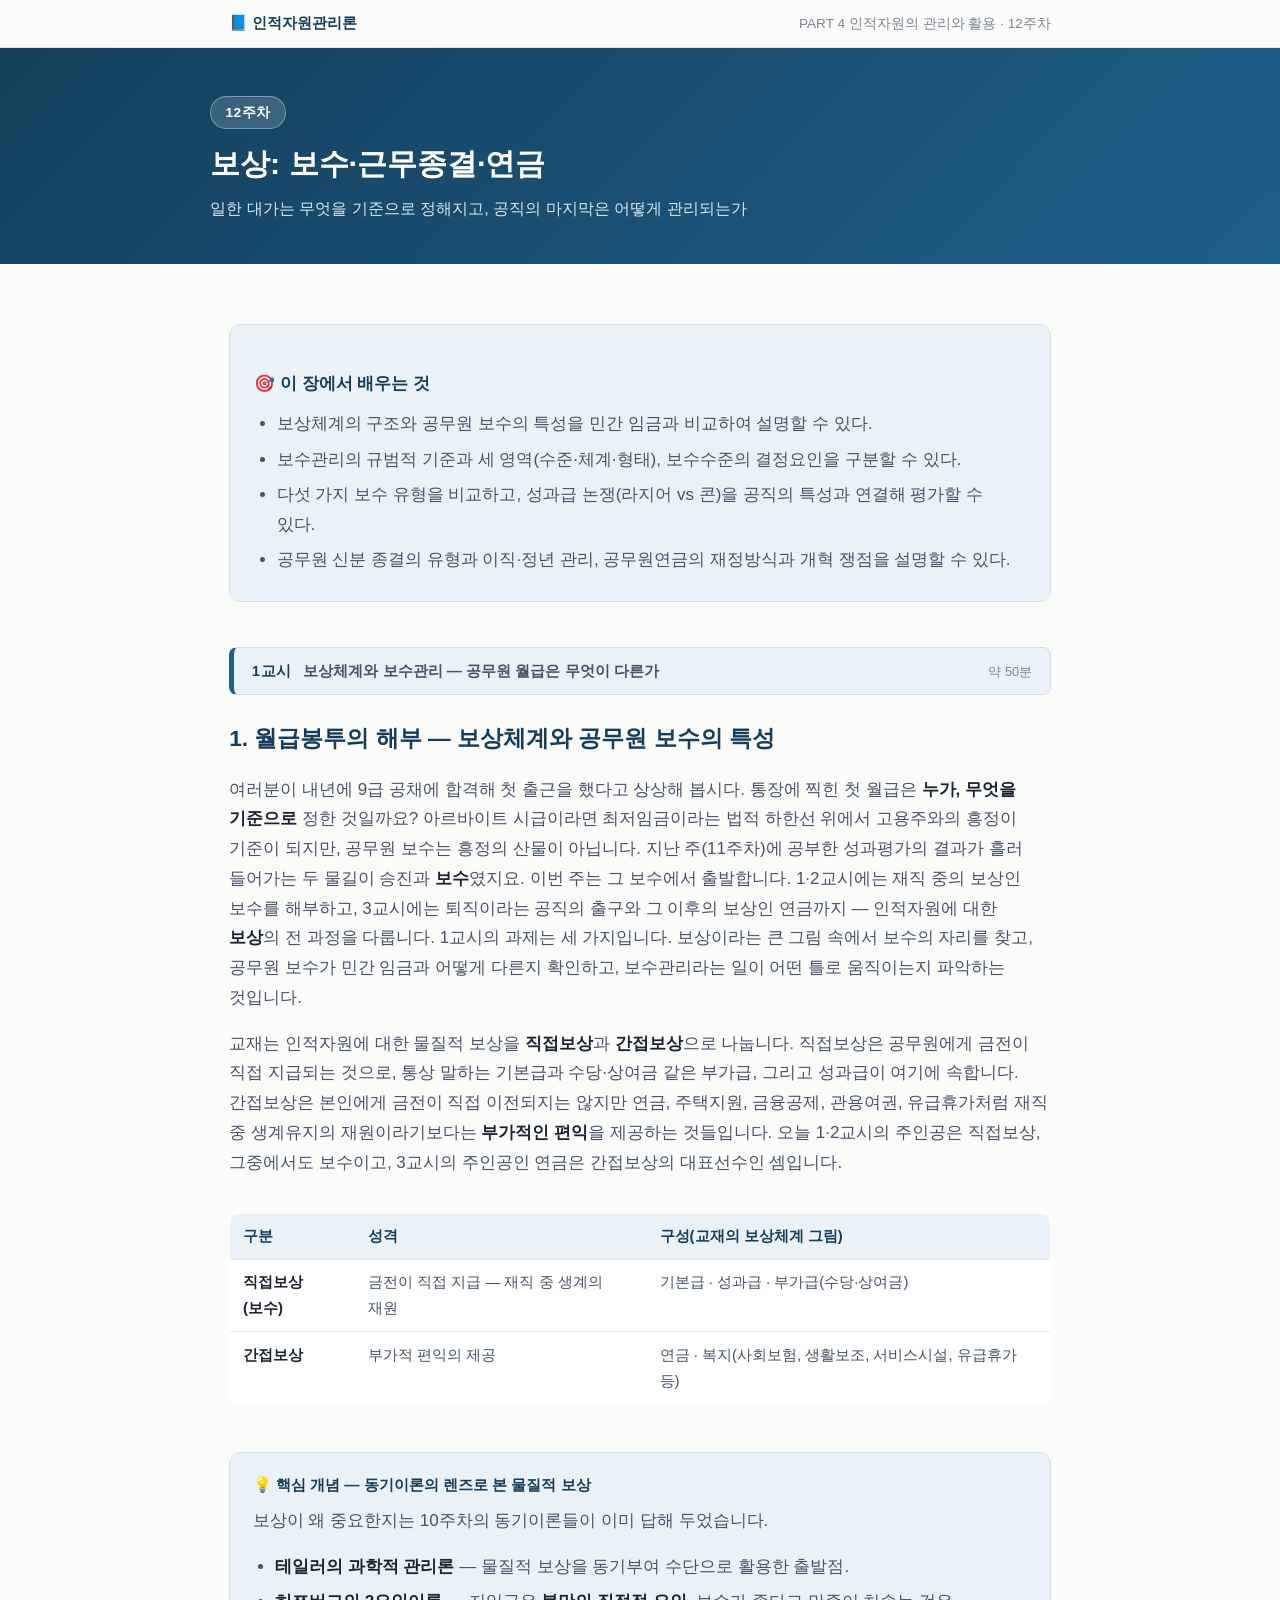
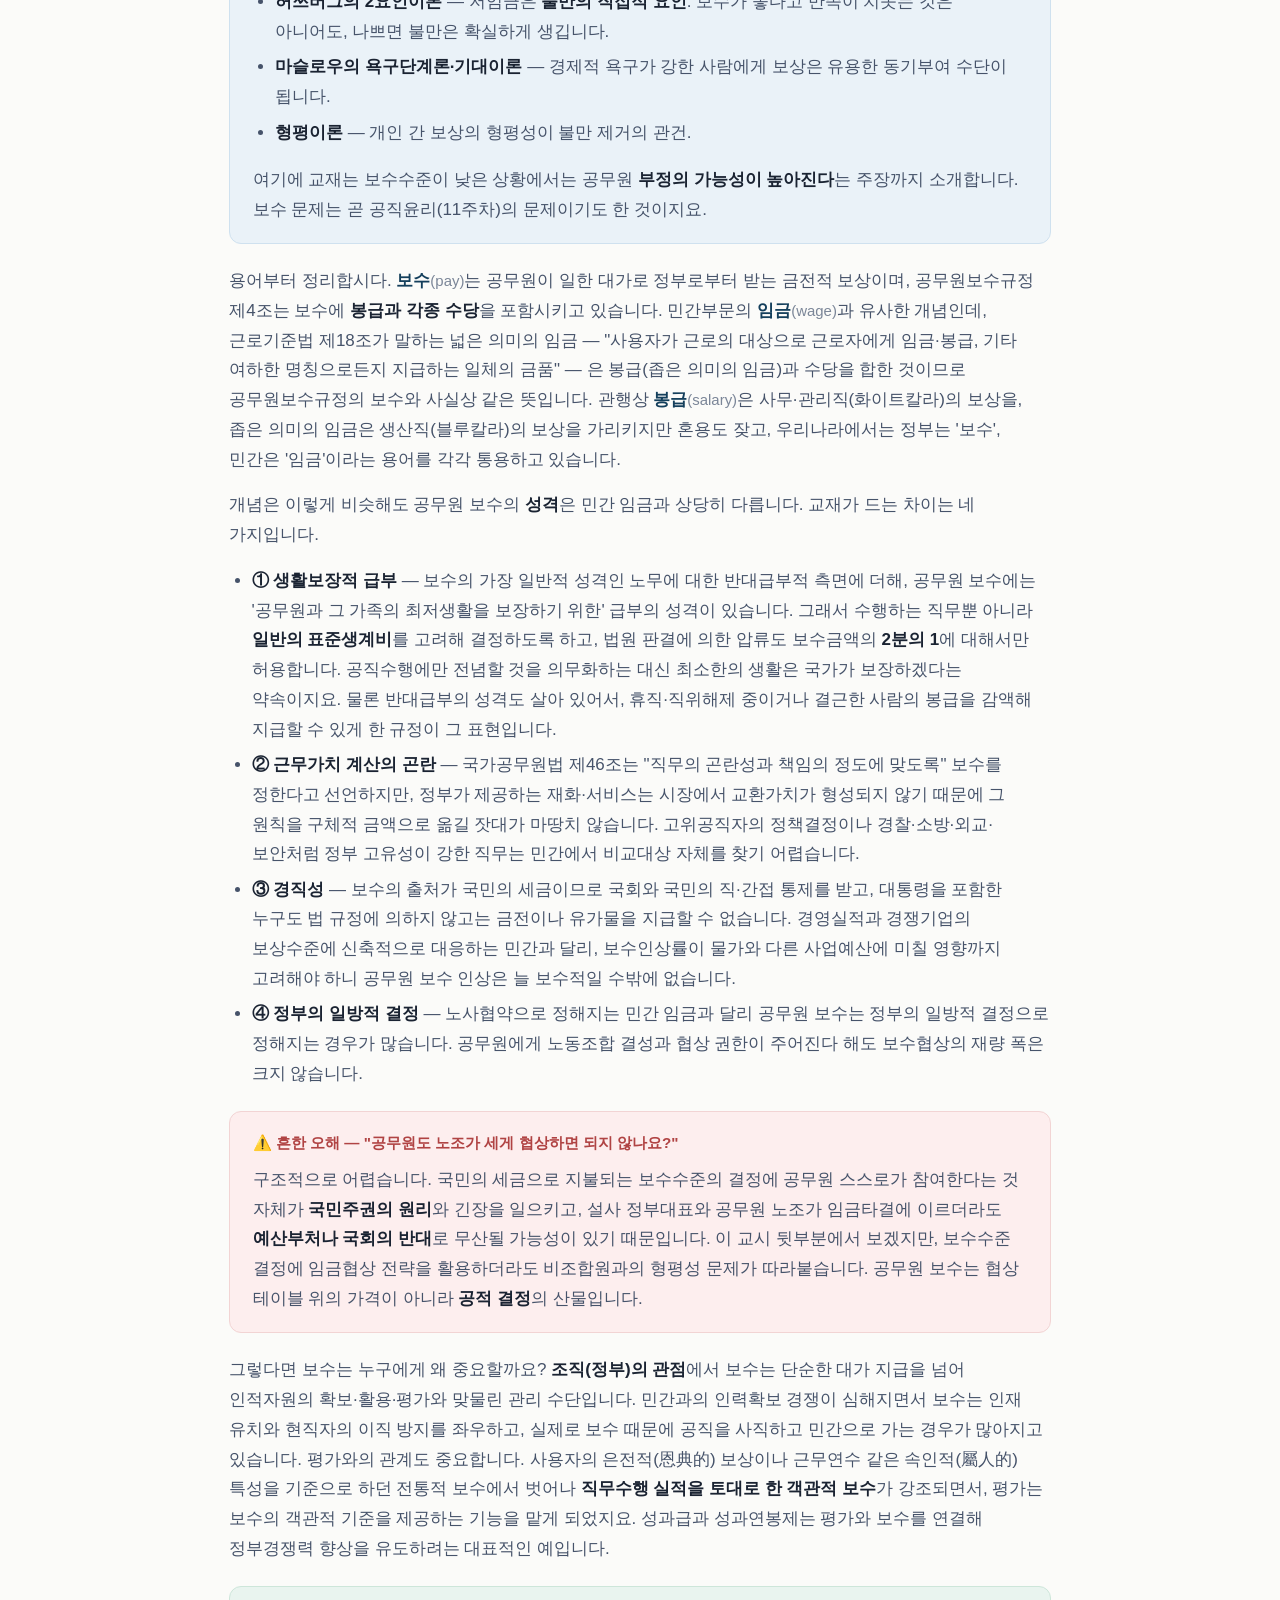
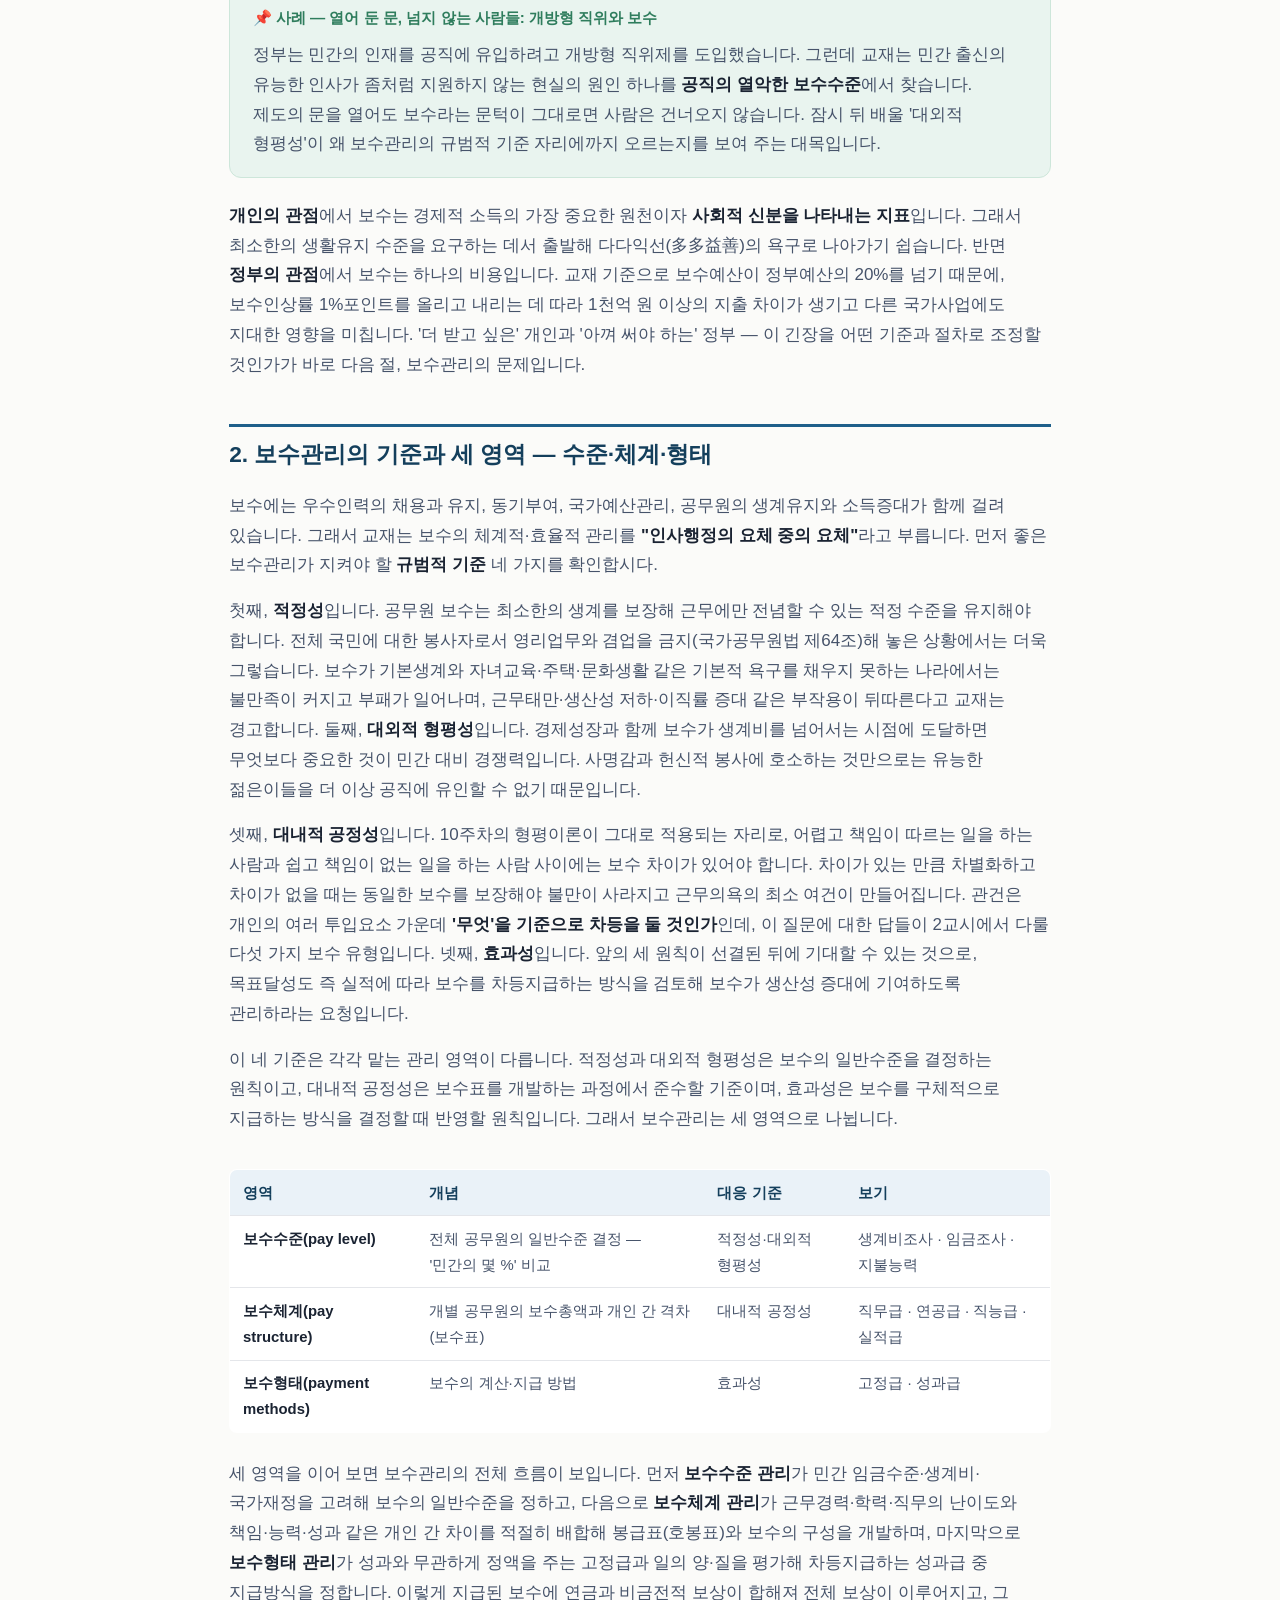
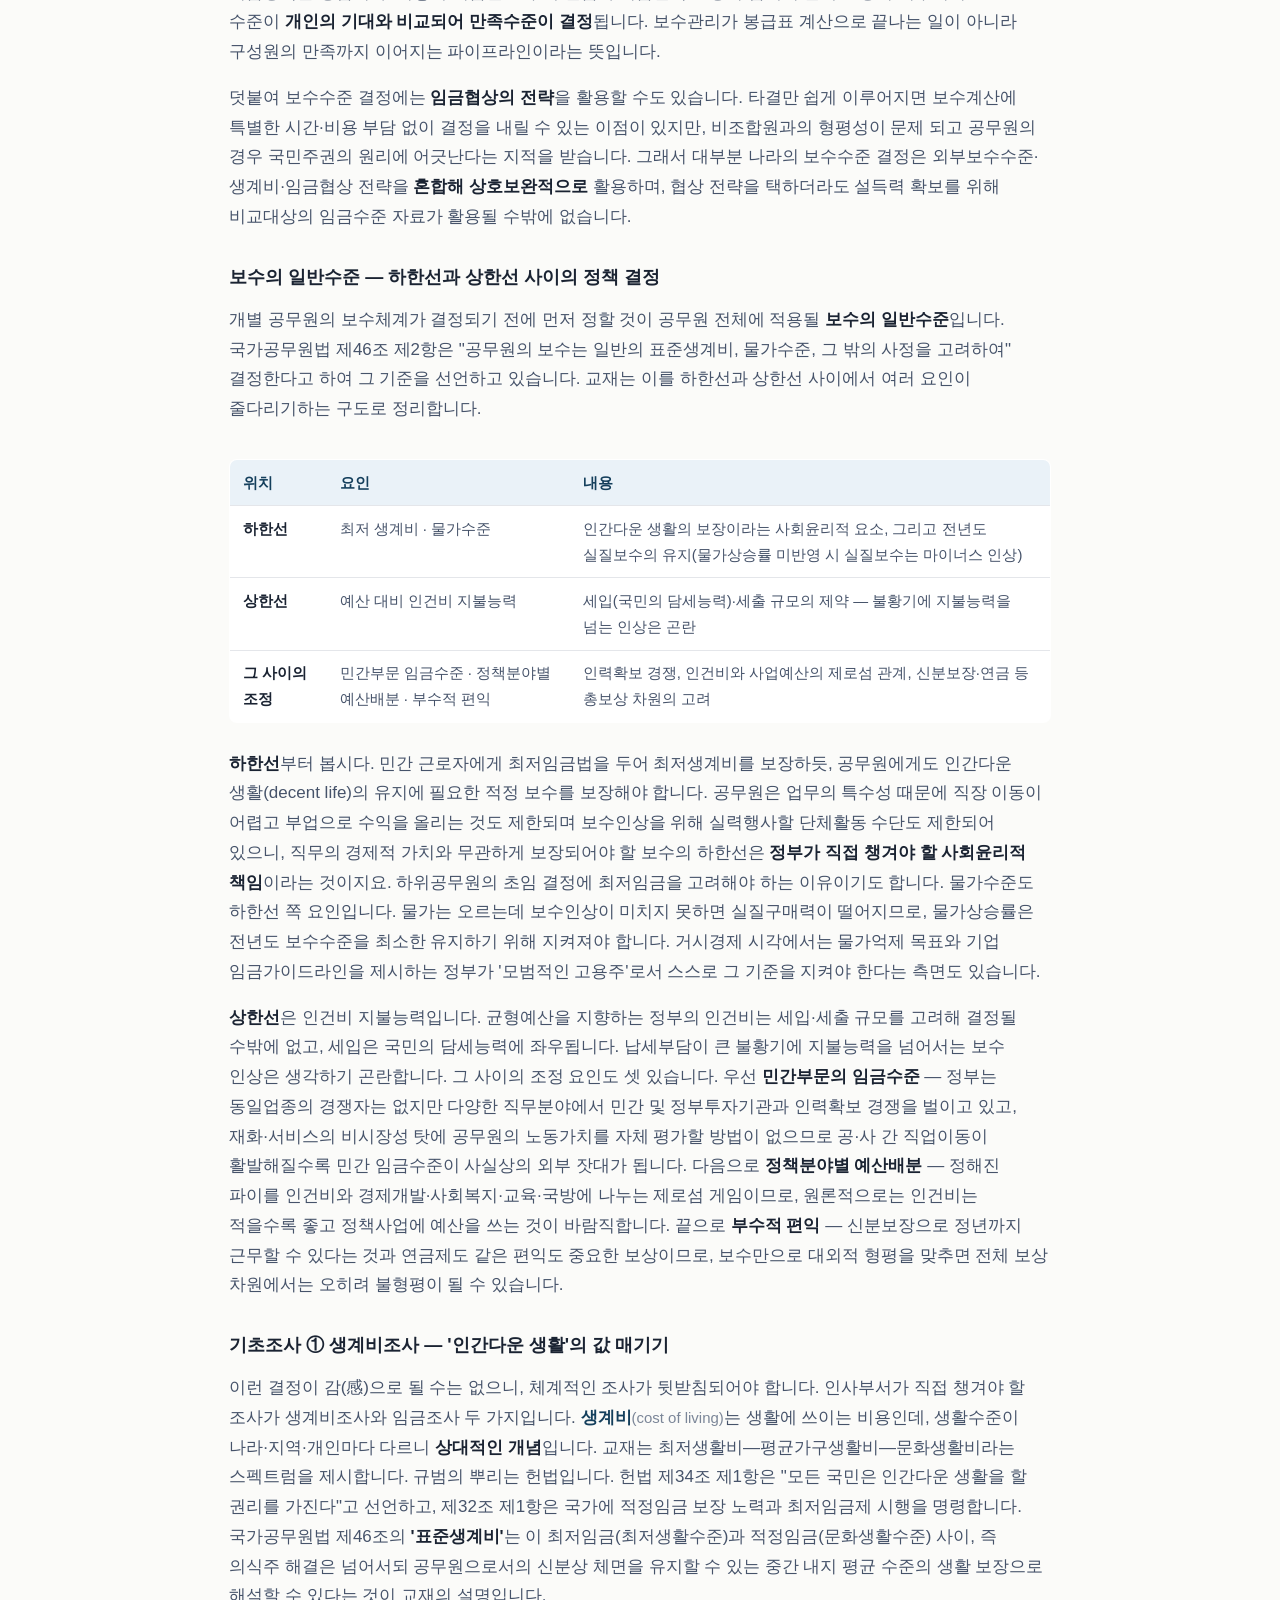
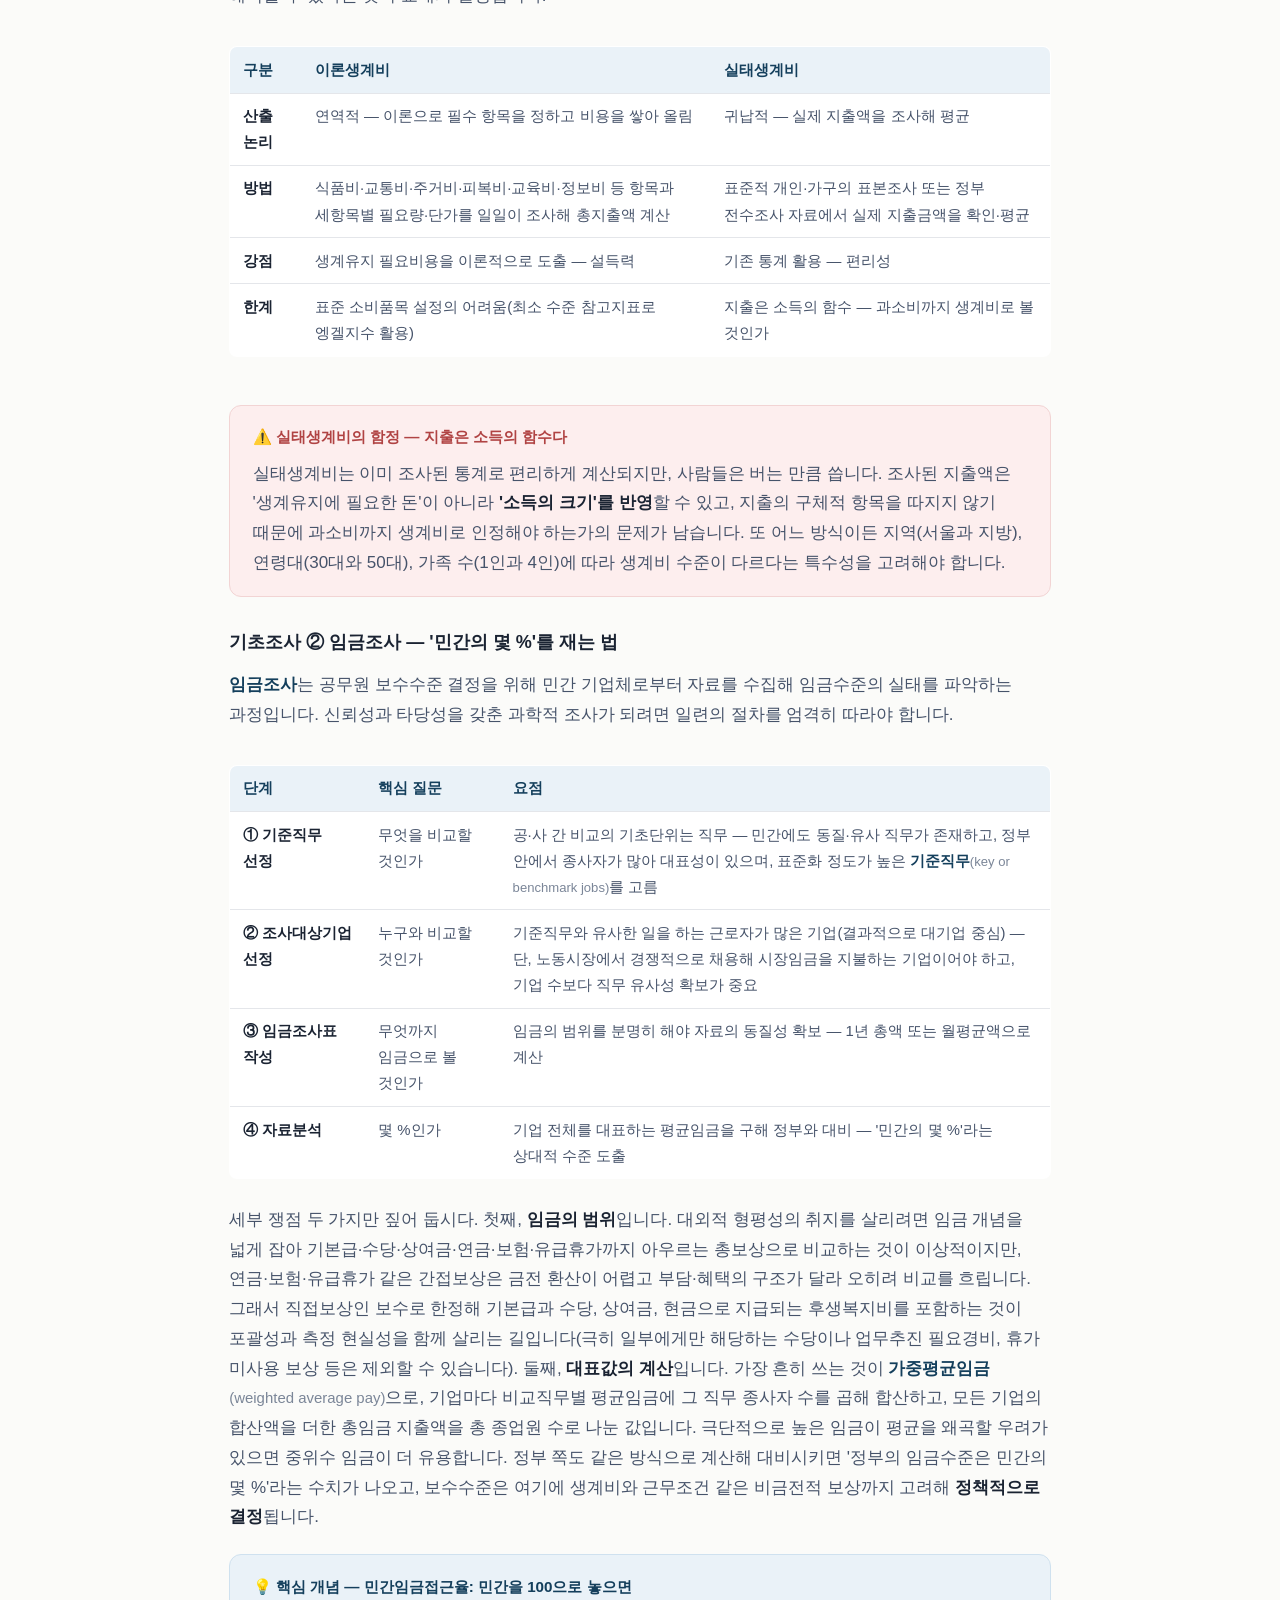
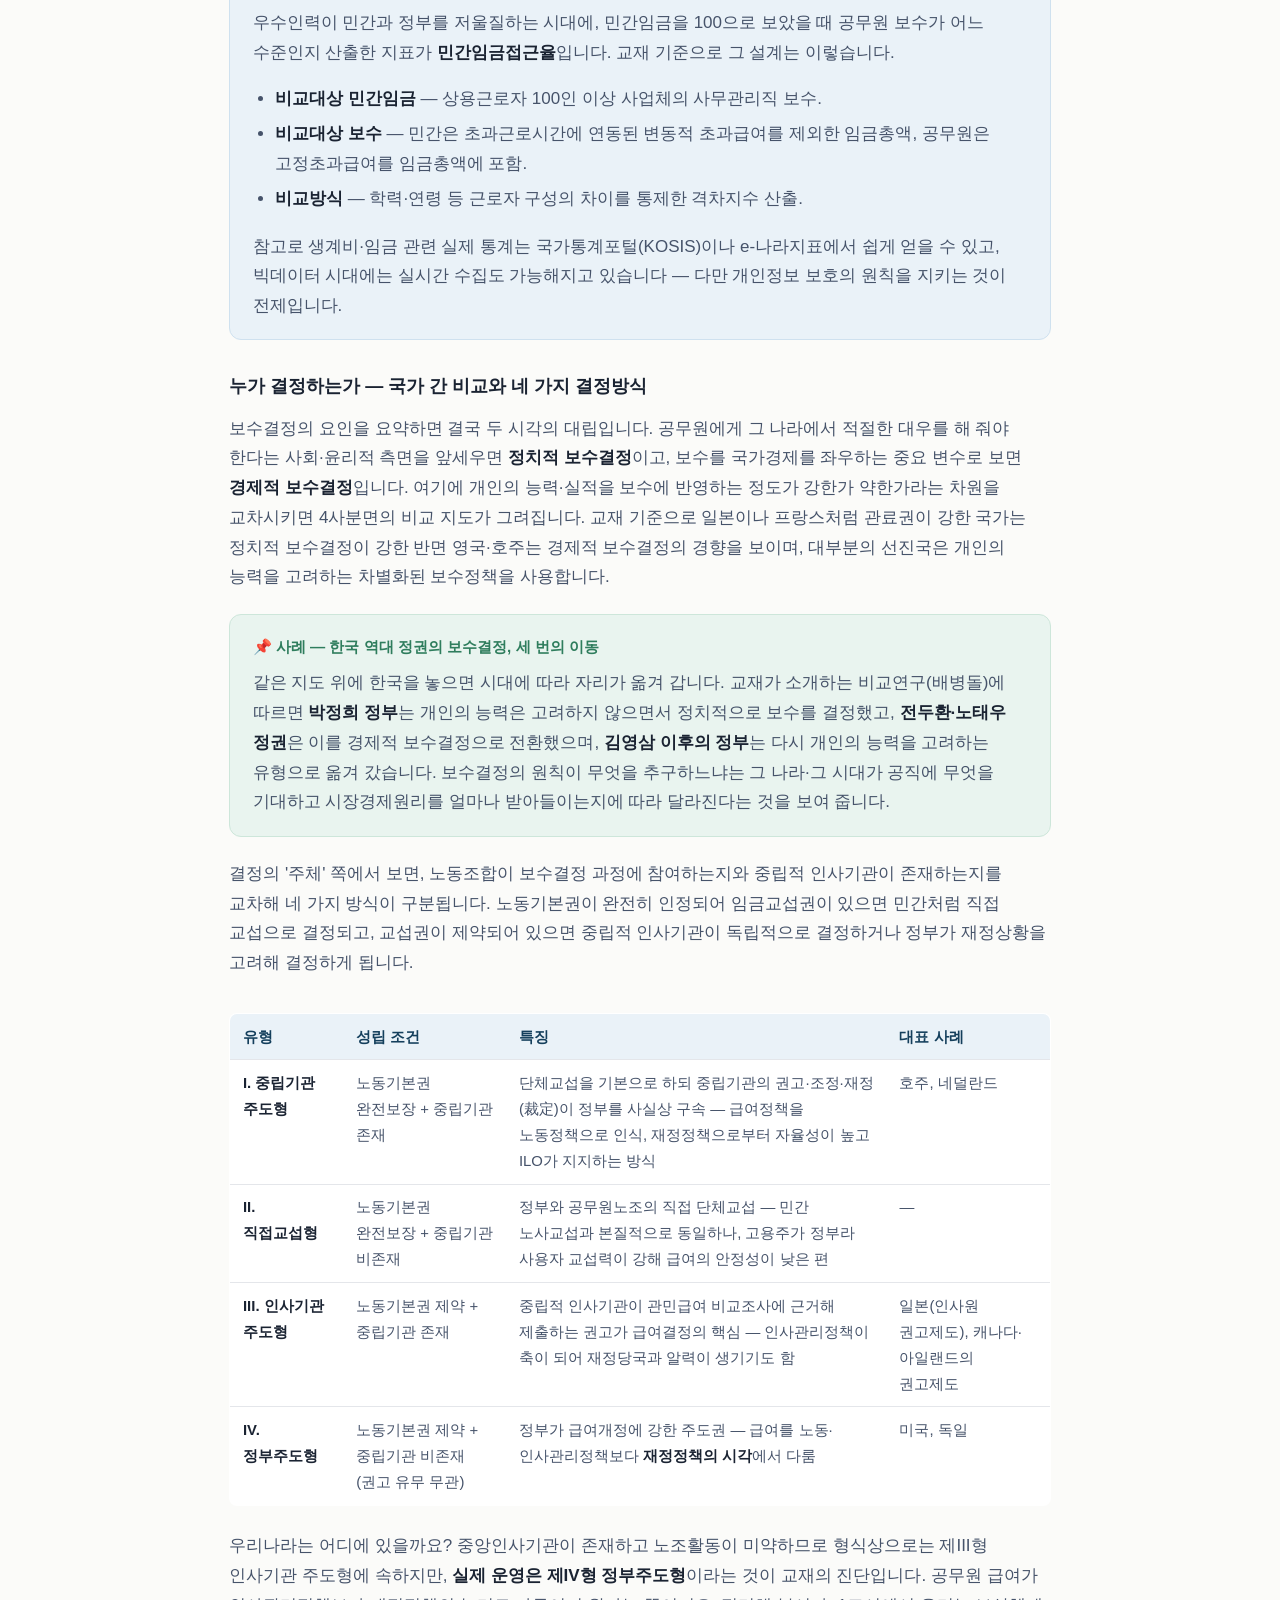
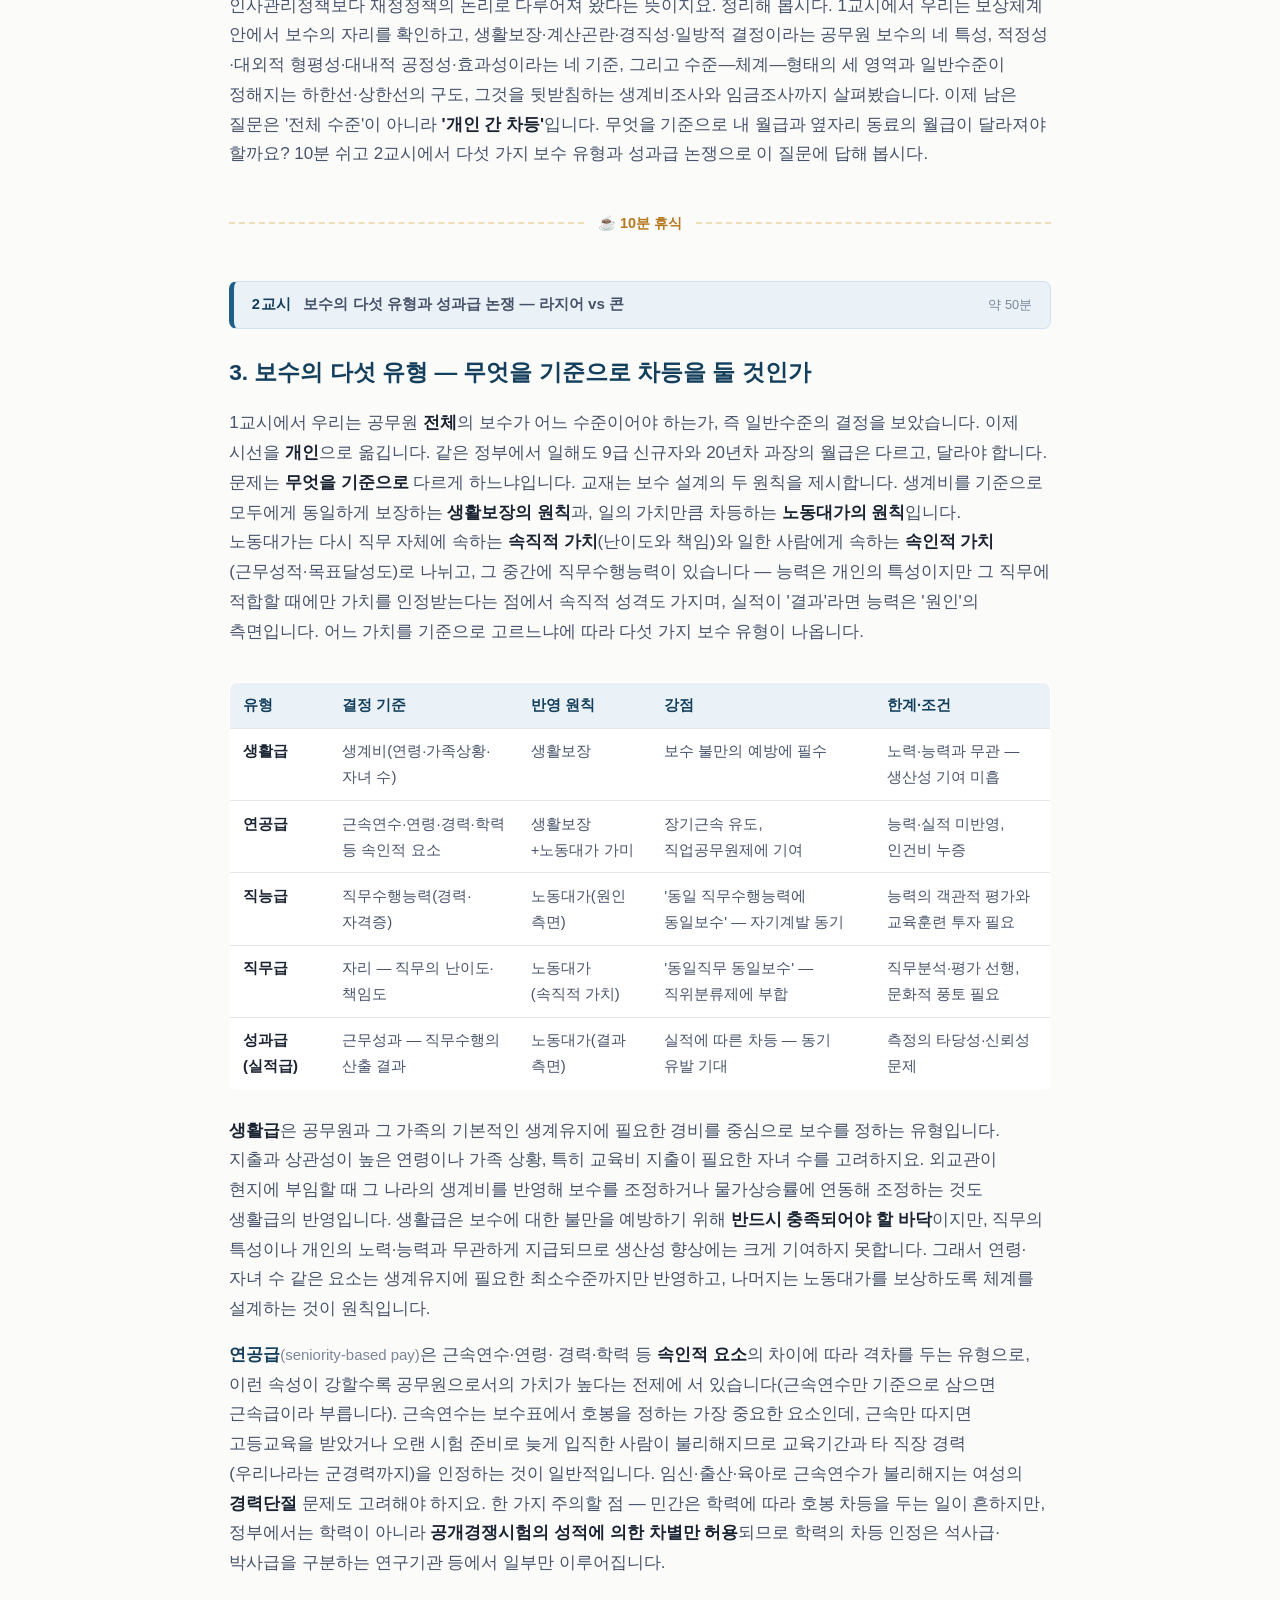
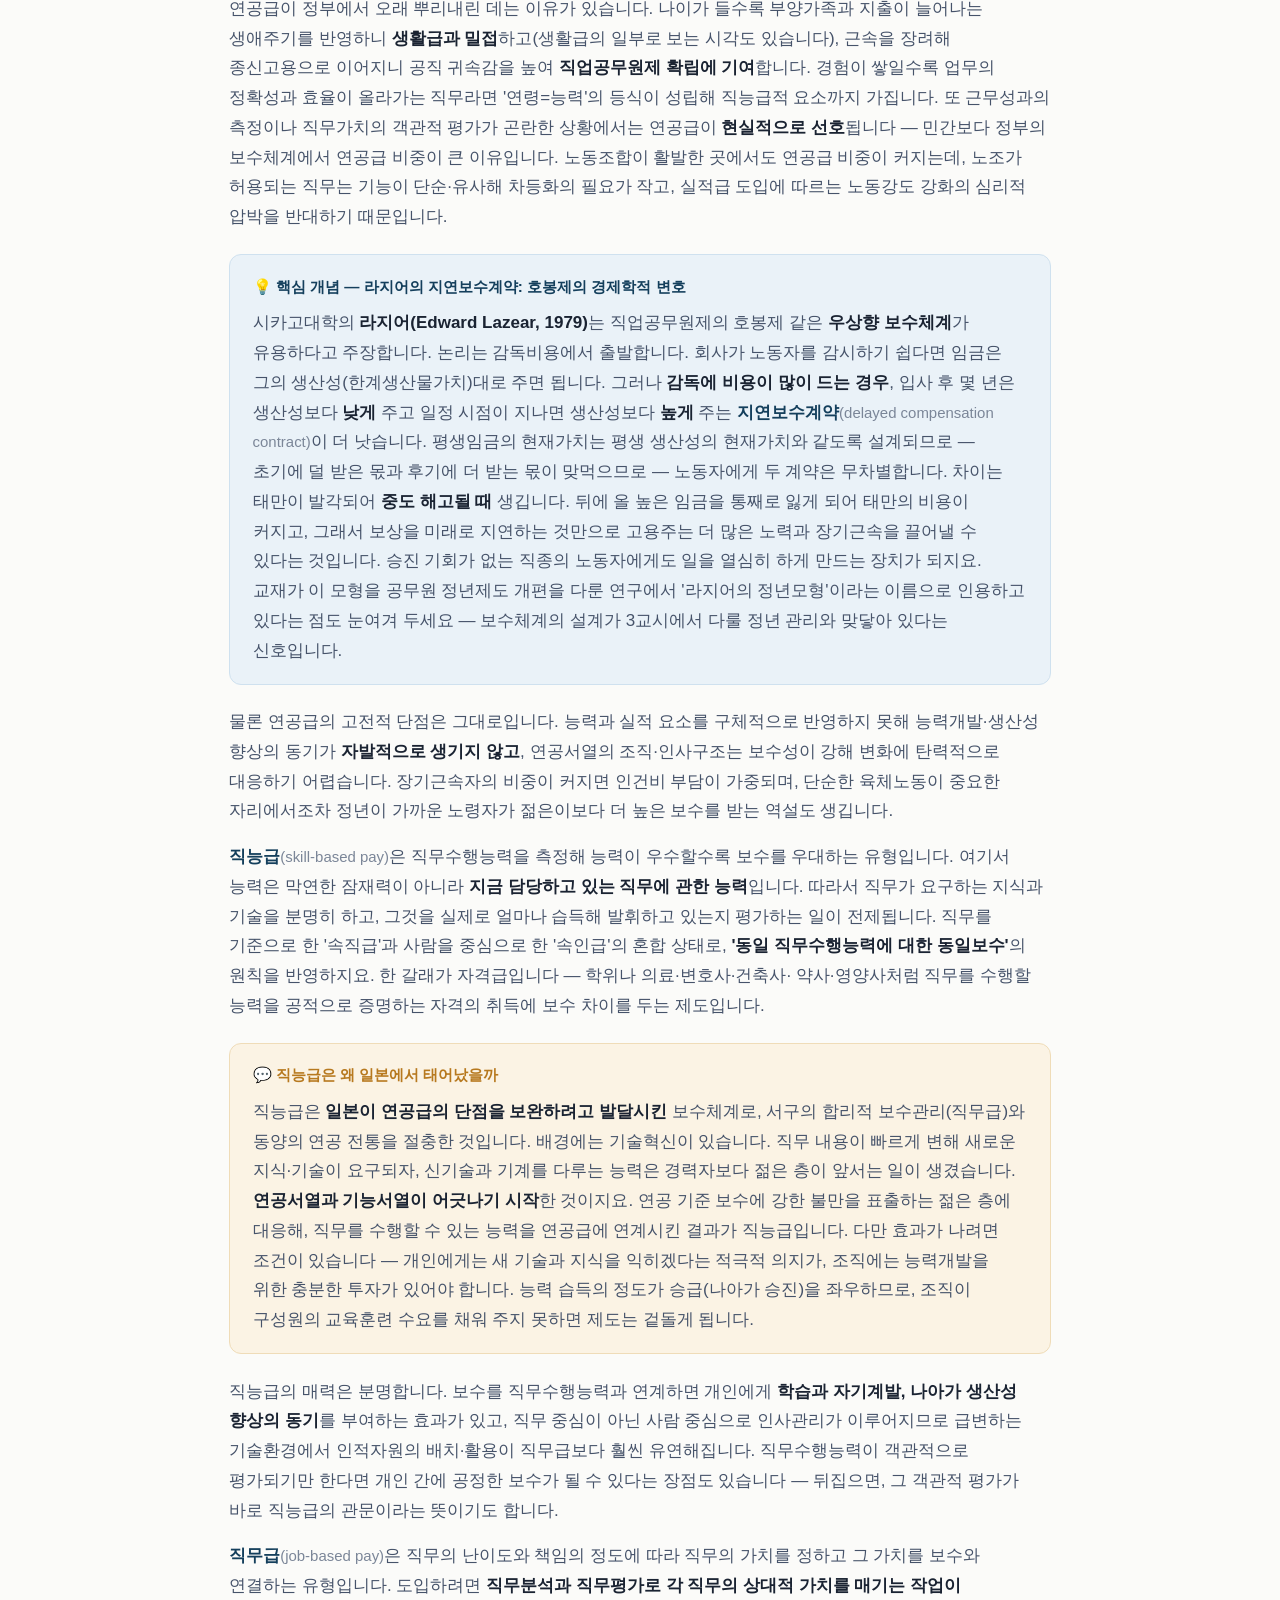
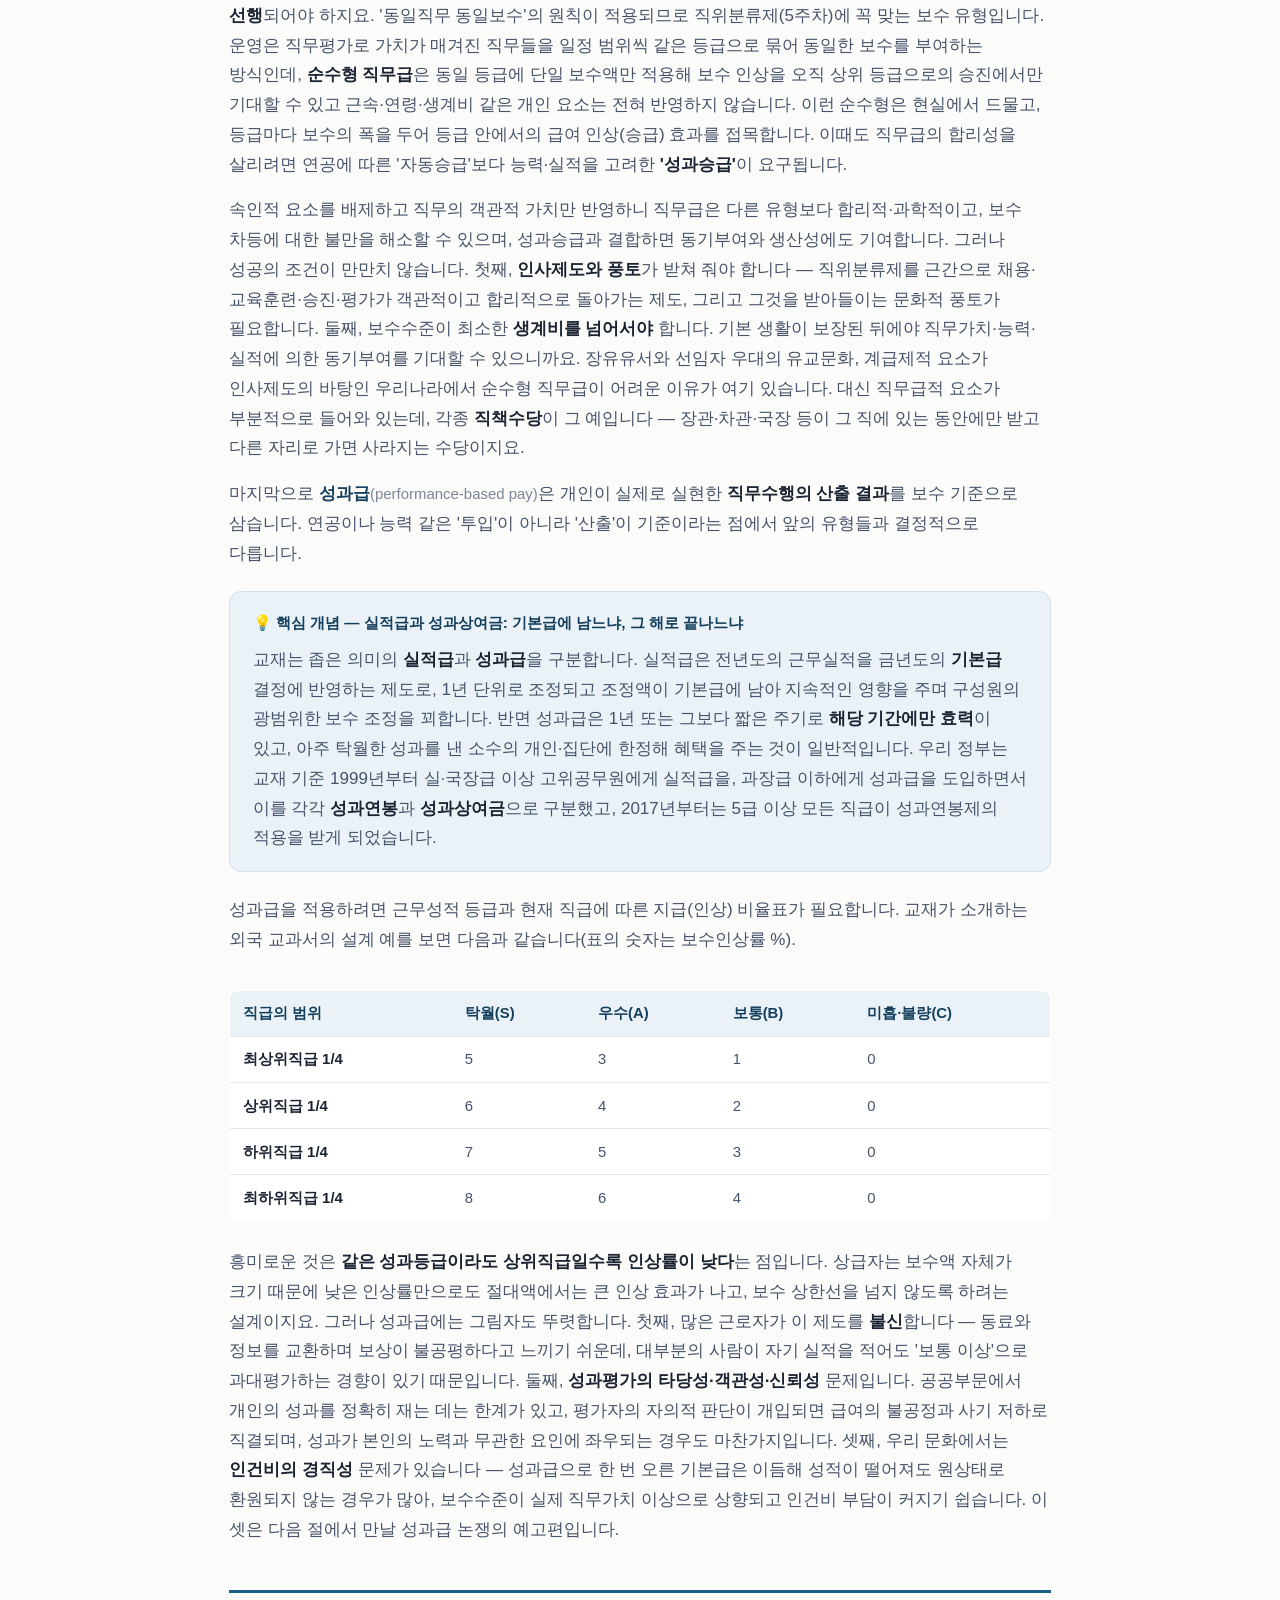
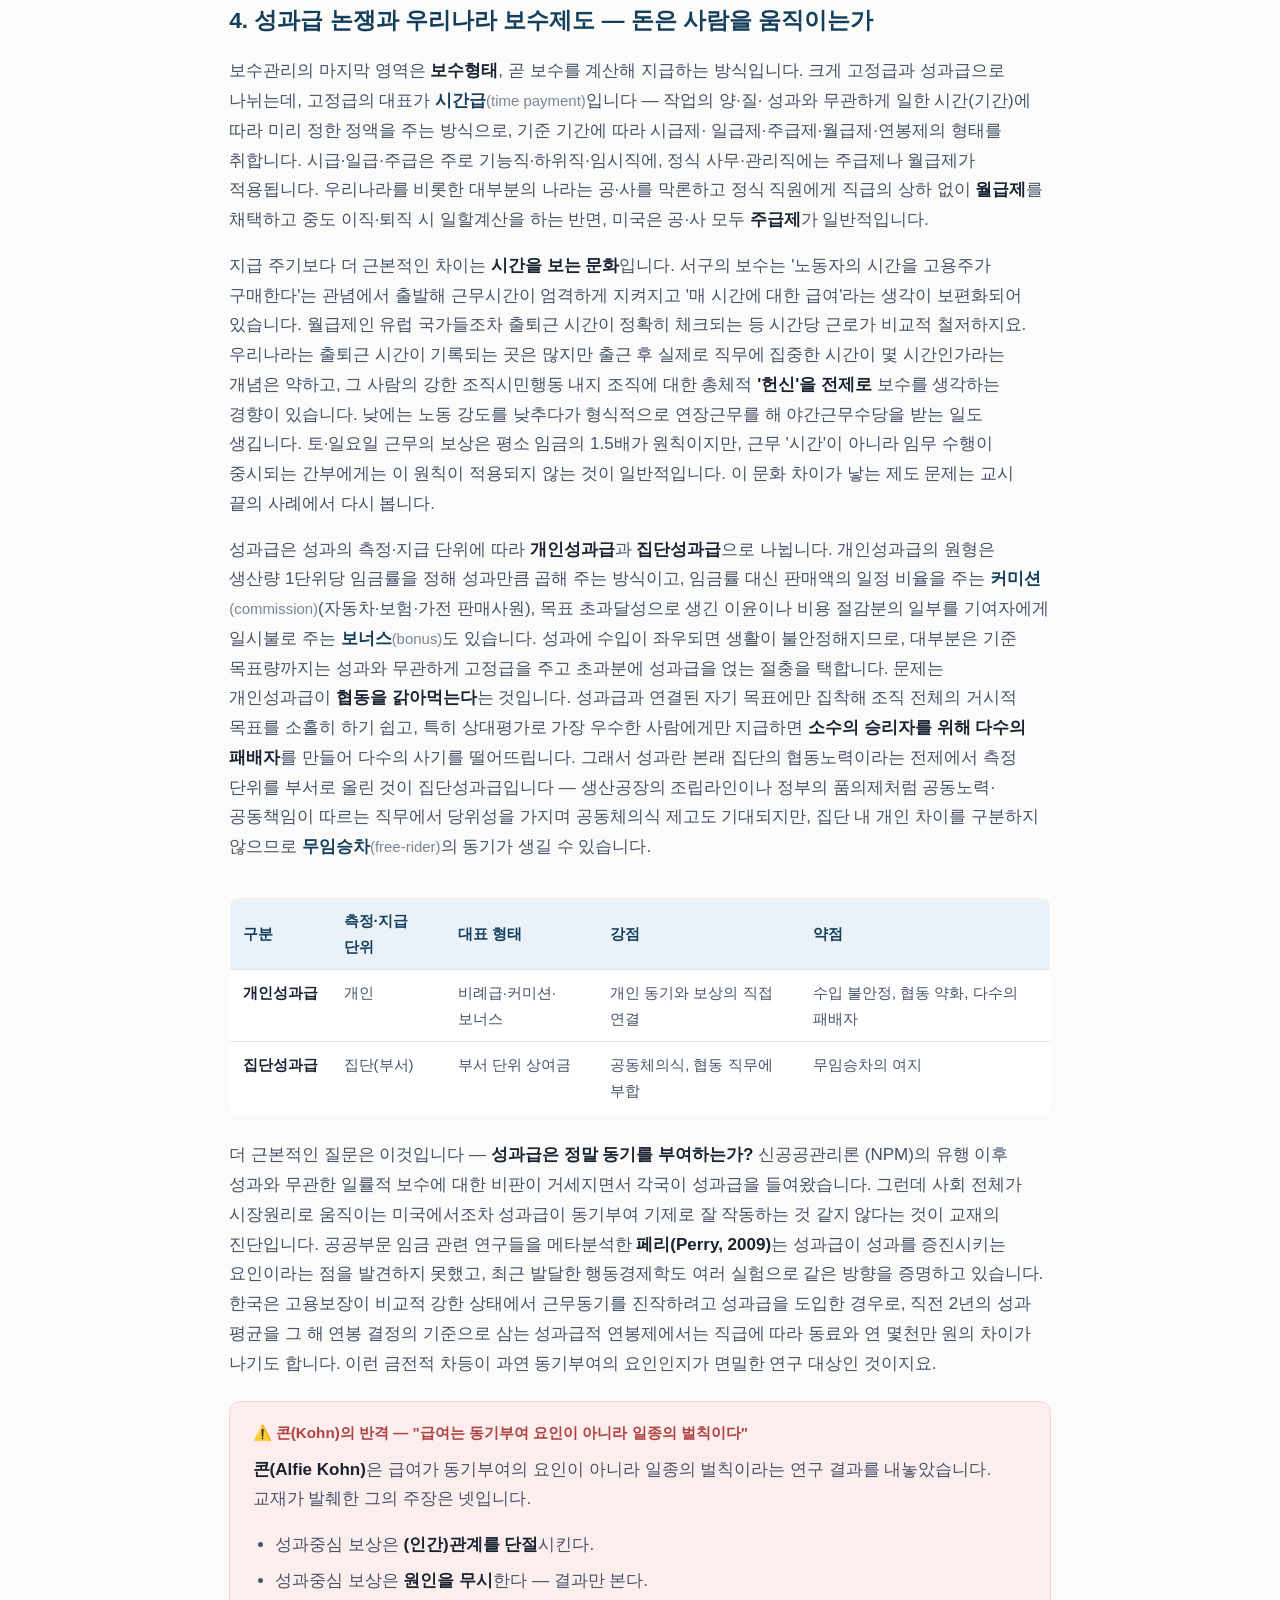
<file: w12.html>
<!DOCTYPE html>
<html lang="ko">
<head>
<meta charset="UTF-8">
<meta name="viewport" content="width=device-width, initial-scale=1.0">
<title>12주차 · 보상: 보수·근무종결·연금 — 인적자원관리론</title>
<link rel="stylesheet" href="style.css">
</head>
<body>

<nav class="topnav">
  <div class="inner">
    <a class="home" href="index.html">📘 인적자원관리론</a>
    <span class="crumb">PART 4 인적자원의 관리와 활용 · 12주차</span>
  </div>
</nav>

<header class="chapter-header">
  <div class="inner">
    <span class="week-badge">12주차</span>
    <h1>보상: 보수·근무종결·연금</h1>
    <p class="subtitle">일한 대가는 무엇을 기준으로 정해지고, 공직의 마지막은 어떻게 관리되는가</p>
  </div>
</header>

<main>

<div class="objectives">
  <h2>🎯 이 장에서 배우는 것</h2>
  <ul>
    <li>보상체계의 구조와 공무원 보수의 특성을 민간 임금과 비교하여 설명할 수 있다.</li>
    <li>보수관리의 규범적 기준과 세 영역(수준·체계·형태), 보수수준의 결정요인을 구분할 수 있다.</li>
    <li>다섯 가지 보수 유형을 비교하고, 성과급 논쟁(라지어 vs 콘)을 공직의 특성과 연결해 평가할 수 있다.</li>
    <li>공무원 신분 종결의 유형과 이직·정년 관리, 공무원연금의 재정방식과 개혁 쟁점을 설명할 수 있다.</li>
  </ul>
</div>

<!-- 1교시: 제15장 앞부분 -->
<section class="session">
  <div class="session-header">
    <span class="session-no">1교시</span>
    <span class="session-title">보상체계와 보수관리 — 공무원 월급은 무엇이 다른가</span>
    <span class="session-time">약 50분</span>
  </div>

  <h2>1. 월급봉투의 해부 — 보상체계와 공무원 보수의 특성</h2>

  <p>여러분이 내년에 9급 공채에 합격해 첫 출근을 했다고 상상해 봅시다. 통장에 찍힌 첫 월급은
  <strong>누가, 무엇을 기준으로</strong> 정한 것일까요? 아르바이트 시급이라면 최저임금이라는 법적
  하한선 위에서 고용주와의 흥정이 기준이 되지만, 공무원 보수는 흥정의 산물이 아닙니다. 지난
  주(11주차)에 공부한 성과평가의 결과가 흘러 들어가는 두 물길이 승진과 <strong>보수</strong>였지요.
  이번 주는 그 보수에서 출발합니다. 1·2교시에는 재직 중의 보상인 보수를 해부하고, 3교시에는 퇴직이라는
  공직의 출구와 그 이후의 보상인 연금까지 — 인적자원에 대한 <strong>보상</strong>의 전 과정을 다룹니다.
  1교시의 과제는 세 가지입니다. 보상이라는 큰 그림 속에서 보수의 자리를 찾고, 공무원 보수가 민간
  임금과 어떻게 다른지 확인하고, 보수관리라는 일이 어떤 틀로 움직이는지 파악하는 것입니다.</p>

  <p>교재는 인적자원에 대한 물질적 보상을 <strong>직접보상</strong>과 <strong>간접보상</strong>으로
  나눕니다. 직접보상은 공무원에게 금전이 직접 지급되는 것으로, 통상 말하는 기본급과 수당·상여금 같은
  부가급, 그리고 성과급이 여기에 속합니다. 간접보상은 본인에게 금전이 직접 이전되지는 않지만 연금,
  주택지원, 금융공제, 관용여권, 유급휴가처럼 재직 중 생계유지의 재원이라기보다는 <strong>부가적인
  편익</strong>을 제공하는 것들입니다. 오늘 1·2교시의 주인공은 직접보상, 그중에서도 보수이고, 3교시의
  주인공인 연금은 간접보상의 대표선수인 셈입니다.</p>

  <div class="table-wrap">
  <table>
    <tr><th>구분</th><th>성격</th><th>구성(교재의 보상체계 그림)</th></tr>
    <tr><td><strong>직접보상(보수)</strong></td><td>금전이 직접 지급 — 재직 중 생계의 재원</td>
      <td>기본급 · 성과급 · 부가급(수당·상여금)</td></tr>
    <tr><td><strong>간접보상</strong></td><td>부가적 편익의 제공</td>
      <td>연금 · 복지(사회보험, 생활보조, 서비스시설, 유급휴가 등)</td></tr>
  </table>
  </div>

  <div class="box concept">
    <span class="box-title">💡 핵심 개념 — 동기이론의 렌즈로 본 물질적 보상</span>
    <p>보상이 왜 중요한지는 10주차의 동기이론들이 이미 답해 두었습니다.</p>
    <ul>
      <li><strong>테일러의 과학적 관리론</strong> — 물질적 보상을 동기부여 수단으로 활용한 출발점.</li>
      <li><strong>허쯔버그의 2요인이론</strong> — 저임금은 <strong>불만의 직접적 요인</strong>. 보수가
      좋다고 만족이 치솟는 것은 아니어도, 나쁘면 불만은 확실하게 생깁니다.</li>
      <li><strong>마슬로우의 욕구단계론·기대이론</strong> — 경제적 욕구가 강한 사람에게 보상은 유용한
      동기부여 수단이 됩니다.</li>
      <li><strong>형평이론</strong> — 개인 간 보상의 형평성이 불만 제거의 관건.</li>
    </ul>
    <p>여기에 교재는 보수수준이 낮은 상황에서는 공무원 <strong>부정의 가능성이 높아진다</strong>는
    주장까지 소개합니다. 보수 문제는 곧 공직윤리(11주차)의 문제이기도 한 것이지요.</p>
  </div>

  <p>용어부터 정리합시다. <span class="term">보수</span><span class="en">(pay)</span>는 공무원이 일한
  대가로 정부로부터 받는 금전적 보상이며, 공무원보수규정 제4조는 보수에 <strong>봉급과 각종
  수당</strong>을 포함시키고 있습니다. 민간부문의 <span class="term">임금</span><span class="en">(wage)</span>과
  유사한 개념인데, 근로기준법 제18조가 말하는 넓은 의미의 임금 — "사용자가 근로의 대상으로 근로자에게
  임금·봉급, 기타 여하한 명칭으로든지 지급하는 일체의 금품" — 은 봉급(좁은 의미의 임금)과 수당을 합한
  것이므로 공무원보수규정의 보수와 사실상 같은 뜻입니다. 관행상
  <span class="term">봉급</span><span class="en">(salary)</span>은 사무·관리직(화이트칼라)의 보상을,
  좁은 의미의 임금은 생산직(블루칼라)의 보상을 가리키지만 혼용도 잦고, 우리나라에서는 정부는 '보수',
  민간은 '임금'이라는 용어를 각각 통용하고 있습니다.</p>

  <p>개념은 이렇게 비슷해도 공무원 보수의 <strong>성격</strong>은 민간 임금과 상당히 다릅니다. 교재가
  드는 차이는 네 가지입니다.</p>

  <ul>
    <li><strong>① 생활보장적 급부</strong> — 보수의 가장 일반적 성격인 노무에 대한 반대급부적 측면에
    더해, 공무원 보수에는 '공무원과 그 가족의 최저생활을 보장하기 위한' 급부의 성격이 있습니다. 그래서
    수행하는 직무뿐 아니라 <strong>일반의 표준생계비</strong>를 고려해 결정하도록 하고, 법원 판결에 의한
    압류도 보수금액의 <strong>2분의 1</strong>에 대해서만 허용합니다. 공직수행에만 전념할 것을 의무화하는
    대신 최소한의 생활은 국가가 보장하겠다는 약속이지요. 물론 반대급부의 성격도 살아 있어서, 휴직·직위해제
    중이거나 결근한 사람의 봉급을 감액해 지급할 수 있게 한 규정이 그 표현입니다.</li>
    <li><strong>② 근무가치 계산의 곤란</strong> — 국가공무원법 제46조는 "직무의 곤란성과 책임의 정도에
    맞도록" 보수를 정한다고 선언하지만, 정부가 제공하는 재화·서비스는 시장에서 교환가치가 형성되지 않기
    때문에 그 원칙을 구체적 금액으로 옮길 잣대가 마땅치 않습니다. 고위공직자의 정책결정이나
    경찰·소방·외교·보안처럼 정부 고유성이 강한 직무는 민간에서 비교대상 자체를 찾기 어렵습니다.</li>
    <li><strong>③ 경직성</strong> — 보수의 출처가 국민의 세금이므로 국회와 국민의 직·간접 통제를 받고,
    대통령을 포함한 누구도 법 규정에 의하지 않고는 금전이나 유가물을 지급할 수 없습니다. 경영실적과
    경쟁기업의 보상수준에 신축적으로 대응하는 민간과 달리, 보수인상률이 물가와 다른 사업예산에 미칠
    영향까지 고려해야 하니 공무원 보수 인상은 늘 보수적일 수밖에 없습니다.</li>
    <li><strong>④ 정부의 일방적 결정</strong> — 노사협약으로 정해지는 민간 임금과 달리 공무원 보수는
    정부의 일방적 결정으로 정해지는 경우가 많습니다. 공무원에게 노동조합 결성과 협상 권한이 주어진다
    해도 보수협상의 재량 폭은 크지 않습니다.</li>
  </ul>

  <div class="box warn">
    <span class="box-title">⚠️ 흔한 오해 — "공무원도 노조가 세게 협상하면 되지 않나요?"</span>
    <p>구조적으로 어렵습니다. 국민의 세금으로 지불되는 보수수준의 결정에 공무원 스스로가 참여한다는 것
    자체가 <strong>국민주권의 원리</strong>와 긴장을 일으키고, 설사 정부대표와 공무원 노조가 임금타결에
    이르더라도 <strong>예산부처나 국회의 반대</strong>로 무산될 가능성이 있기 때문입니다. 이 교시
    뒷부분에서 보겠지만, 보수수준 결정에 임금협상 전략을 활용하더라도 비조합원과의 형평성 문제가
    따라붙습니다. 공무원 보수는 협상 테이블 위의 가격이 아니라 <strong>공적 결정</strong>의
    산물입니다.</p>
  </div>

  <p>그렇다면 보수는 누구에게 왜 중요할까요? <strong>조직(정부)의 관점</strong>에서 보수는 단순한 대가
  지급을 넘어 인적자원의 확보·활용·평가와 맞물린 관리 수단입니다. 민간과의 인력확보 경쟁이 심해지면서
  보수는 인재 유치와 현직자의 이직 방지를 좌우하고, 실제로 보수 때문에 공직을 사직하고 민간으로 가는
  경우가 많아지고 있습니다. 평가와의 관계도 중요합니다. 사용자의 은전적(恩典的) 보상이나 근무연수 같은
  속인적(屬人的) 특성을 기준으로 하던 전통적 보수에서 벗어나 <strong>직무수행 실적을 토대로 한 객관적
  보수</strong>가 강조되면서, 평가는 보수의 객관적 기준을 제공하는 기능을 맡게 되었지요. 성과급과
  성과연봉제는 평가와 보수를 연결해 정부경쟁력 향상을 유도하려는 대표적인 예입니다.</p>

  <div class="box case">
    <span class="box-title">📌 사례 — 열어 둔 문, 넘지 않는 사람들: 개방형 직위와 보수</span>
    <p>정부는 민간의 인재를 공직에 유입하려고 개방형 직위제를 도입했습니다. 그런데 교재는 민간 출신의
    유능한 인사가 좀처럼 지원하지 않는 현실의 원인 하나를 <strong>공직의 열악한 보수수준</strong>에서
    찾습니다. 제도의 문을 열어도 보수라는 문턱이 그대로면 사람은 건너오지 않습니다. 잠시 뒤 배울
    '대외적 형평성'이 왜 보수관리의 규범적 기준 자리에까지 오르는지를 보여 주는 대목입니다.</p>
  </div>

  <p><strong>개인의 관점</strong>에서 보수는 경제적 소득의 가장 중요한 원천이자 <strong>사회적 신분을
  나타내는 지표</strong>입니다. 그래서 최소한의 생활유지 수준을 요구하는 데서 출발해
  다다익선(多多益善)의 욕구로 나아가기 쉽습니다. 반면 <strong>정부의 관점</strong>에서 보수는 하나의
  비용입니다. 교재 기준으로 보수예산이 정부예산의 20%를 넘기 때문에, 보수인상률 1%포인트를 올리고
  내리는 데 따라 1천억 원 이상의 지출 차이가 생기고 다른 국가사업에도 지대한 영향을 미칩니다. '더
  받고 싶은' 개인과 '아껴 써야 하는' 정부 — 이 긴장을 어떤 기준과 절차로 조정할 것인가가 바로 다음 절,
  보수관리의 문제입니다.</p>

  <h2>2. 보수관리의 기준과 세 영역 — 수준·체계·형태</h2>

  <p>보수에는 우수인력의 채용과 유지, 동기부여, 국가예산관리, 공무원의 생계유지와 소득증대가 함께 걸려
  있습니다. 그래서 교재는 보수의 체계적·효율적 관리를 <strong>"인사행정의 요체 중의 요체"</strong>라고
  부릅니다. 먼저 좋은 보수관리가 지켜야 할 <strong>규범적 기준</strong> 네 가지를 확인합시다.</p>

  <p>첫째, <strong>적정성</strong>입니다. 공무원 보수는 최소한의 생계를 보장해 근무에만 전념할 수 있는
  적정 수준을 유지해야 합니다. 전체 국민에 대한 봉사자로서 영리업무와 겸업을 금지(국가공무원법
  제64조)해 놓은 상황에서는 더욱 그렇습니다. 보수가 기본생계와 자녀교육·주택·문화생활 같은 기본적
  욕구를 채우지 못하는 나라에서는 불만족이 커지고 부패가 일어나며, 근무태만·생산성 저하·이직률 증대
  같은 부작용이 뒤따른다고 교재는 경고합니다. 둘째, <strong>대외적 형평성</strong>입니다. 경제성장과
  함께 보수가 생계비를 넘어서는 시점에 도달하면 무엇보다 중요한 것이 민간 대비 경쟁력입니다. 사명감과
  헌신적 봉사에 호소하는 것만으로는 유능한 젊은이들을 더 이상 공직에 유인할 수 없기 때문입니다.</p>

  <p>셋째, <strong>대내적 공정성</strong>입니다. 10주차의 형평이론이 그대로 적용되는 자리로, 어렵고
  책임이 따르는 일을 하는 사람과 쉽고 책임이 없는 일을 하는 사람 사이에는 보수 차이가 있어야 합니다.
  차이가 있는 만큼 차별화하고 차이가 없을 때는 동일한 보수를 보장해야 불만이 사라지고 근무의욕의 최소
  여건이 만들어집니다. 관건은 개인의 여러 투입요소 가운데 <strong>'무엇'을 기준으로 차등을
  둘 것인가</strong>인데, 이 질문에 대한 답들이 2교시에서 다룰 다섯 가지 보수 유형입니다. 넷째,
  <strong>효과성</strong>입니다. 앞의 세 원칙이 선결된 뒤에 기대할 수 있는 것으로, 목표달성도 즉 실적에
  따라 보수를 차등지급하는 방식을 검토해 보수가 생산성 증대에 기여하도록 관리하라는 요청입니다.</p>

  <p>이 네 기준은 각각 맡는 관리 영역이 다릅니다. 적정성과 대외적 형평성은 보수의 일반수준을 결정하는
  원칙이고, 대내적 공정성은 보수표를 개발하는 과정에서 준수할 기준이며, 효과성은 보수를 구체적으로
  지급하는 방식을 결정할 때 반영할 원칙입니다. 그래서 보수관리는 세 영역으로 나뉩니다.</p>

  <div class="table-wrap">
  <table>
    <tr><th>영역</th><th>개념</th><th>대응 기준</th><th>보기</th></tr>
    <tr><td><strong>보수수준(pay level)</strong></td><td>전체 공무원의 일반수준 결정 — '민간의 몇 %'
      비교</td><td>적정성·대외적 형평성</td><td>생계비조사 · 임금조사 · 지불능력</td></tr>
    <tr><td><strong>보수체계(pay structure)</strong></td><td>개별 공무원의 보수총액과 개인 간
      격차(보수표)</td><td>대내적 공정성</td><td>직무급 · 연공급 · 직능급 · 실적급</td></tr>
    <tr><td><strong>보수형태(payment methods)</strong></td><td>보수의 계산·지급 방법</td>
      <td>효과성</td><td>고정급 · 성과급</td></tr>
  </table>
  </div>

  <p>세 영역을 이어 보면 보수관리의 전체 흐름이 보입니다. 먼저 <strong>보수수준 관리</strong>가 민간
  임금수준·생계비·국가재정을 고려해 보수의 일반수준을 정하고, 다음으로 <strong>보수체계 관리</strong>가
  근무경력·학력·직무의 난이도와 책임·능력·성과 같은 개인 간 차이를 적절히 배합해 봉급표(호봉표)와
  보수의 구성을 개발하며, 마지막으로 <strong>보수형태 관리</strong>가 성과와 무관하게 정액을 주는
  고정급과 일의 양·질을 평가해 차등지급하는 성과급 중 지급방식을 정합니다. 이렇게 지급된 보수에 연금과
  비금전적 보상이 합해져 전체 보상이 이루어지고, 그 수준이 <strong>개인의 기대와 비교되어 만족수준이
  결정</strong>됩니다. 보수관리가 봉급표 계산으로 끝나는 일이 아니라 구성원의 만족까지 이어지는
  파이프라인이라는 뜻입니다.</p>

  <p>덧붙여 보수수준 결정에는 <strong>임금협상의 전략</strong>을 활용할 수도 있습니다. 타결만 쉽게
  이루어지면 보수계산에 특별한 시간·비용 부담 없이 결정을 내릴 수 있는 이점이 있지만, 비조합원과의
  형평성이 문제 되고 공무원의 경우 국민주권의 원리에 어긋난다는 지적을 받습니다. 그래서 대부분 나라의
  보수수준 결정은 외부보수수준·생계비·임금협상 전략을 <strong>혼합해 상호보완적으로</strong> 활용하며,
  협상 전략을 택하더라도 설득력 확보를 위해 비교대상의 임금수준 자료가 활용될 수밖에 없습니다.</p>

  <h3>보수의 일반수준 — 하한선과 상한선 사이의 정책 결정</h3>

  <p>개별 공무원의 보수체계가 결정되기 전에 먼저 정할 것이 공무원 전체에 적용될 <strong>보수의
  일반수준</strong>입니다. 국가공무원법 제46조 제2항은 "공무원의 보수는 일반의 표준생계비, 물가수준, 그
  밖의 사정을 고려하여" 결정한다고 하여 그 기준을 선언하고 있습니다. 교재는 이를 하한선과 상한선
  사이에서 여러 요인이 줄다리기하는 구도로 정리합니다.</p>

  <div class="table-wrap">
  <table>
    <tr><th>위치</th><th>요인</th><th>내용</th></tr>
    <tr><td><strong>하한선</strong></td><td>최저 생계비 · 물가수준</td><td>인간다운 생활의 보장이라는
      사회윤리적 요소, 그리고 전년도 실질보수의 유지(물가상승률 미반영 시 실질보수는 마이너스
      인상)</td></tr>
    <tr><td><strong>상한선</strong></td><td>예산 대비 인건비 지불능력</td><td>세입(국민의
      담세능력)·세출 규모의 제약 — 불황기에 지불능력을 넘는 인상은 곤란</td></tr>
    <tr><td><strong>그 사이의 조정</strong></td><td>민간부문 임금수준 · 정책분야별 예산배분 · 부수적
      편익</td><td>인력확보 경쟁, 인건비와 사업예산의 제로섬 관계, 신분보장·연금 등 총보상 차원의
      고려</td></tr>
  </table>
  </div>

  <p><strong>하한선</strong>부터 봅시다. 민간 근로자에게 최저임금법을 두어 최저생계비를 보장하듯,
  공무원에게도 인간다운 생활(decent life)의 유지에 필요한 적정 보수를 보장해야 합니다. 공무원은 업무의
  특수성 때문에 직장 이동이 어렵고 부업으로 수익을 올리는 것도 제한되며 보수인상을 위해 실력행사할
  단체활동 수단도 제한되어 있으니, 직무의 경제적 가치와 무관하게 보장되어야 할 보수의 하한선은
  <strong>정부가 직접 챙겨야 할 사회윤리적 책임</strong>이라는 것이지요. 하위공무원의 초임 결정에
  최저임금을 고려해야 하는 이유이기도 합니다. 물가수준도 하한선 쪽 요인입니다. 물가는 오르는데
  보수인상이 미치지 못하면 실질구매력이 떨어지므로, 물가상승률은 전년도 보수수준을 최소한 유지하기 위해
  지켜져야 합니다. 거시경제 시각에서는 물가억제 목표와 기업 임금가이드라인을 제시하는 정부가 '모범적인
  고용주'로서 스스로 그 기준을 지켜야 한다는 측면도 있습니다.</p>

  <p><strong>상한선</strong>은 인건비 지불능력입니다. 균형예산을 지향하는 정부의 인건비는 세입·세출
  규모를 고려해 결정될 수밖에 없고, 세입은 국민의 담세능력에 좌우됩니다. 납세부담이 큰 불황기에
  지불능력을 넘어서는 보수 인상은 생각하기 곤란합니다. 그 사이의 조정 요인도 셋 있습니다. 우선
  <strong>민간부문의 임금수준</strong> — 정부는 동일업종의 경쟁자는 없지만 다양한 직무분야에서 민간 및
  정부투자기관과 인력확보 경쟁을 벌이고 있고, 재화·서비스의 비시장성 탓에 공무원의 노동가치를 자체
  평가할 방법이 없으므로 공·사 간 직업이동이 활발해질수록 민간 임금수준이 사실상의 외부 잣대가 됩니다.
  다음으로 <strong>정책분야별 예산배분</strong> — 정해진 파이를 인건비와 경제개발·사회복지·교육·국방에
  나누는 제로섬 게임이므로, 원론적으로는 인건비는 적을수록 좋고 정책사업에 예산을 쓰는 것이
  바람직합니다. 끝으로 <strong>부수적 편익</strong> — 신분보장으로 정년까지 근무할 수 있다는 것과
  연금제도 같은 편익도 중요한 보상이므로, 보수만으로 대외적 형평을 맞추면 전체 보상 차원에서는 오히려
  불형평이 될 수 있습니다.</p>

  <h3>기초조사 ① 생계비조사 — '인간다운 생활'의 값 매기기</h3>

  <p>이런 결정이 감(感)으로 될 수는 없으니, 체계적인 조사가 뒷받침되어야 합니다. 인사부서가 직접 챙겨야
  할 조사가 생계비조사와 임금조사 두 가지입니다.
  <span class="term">생계비</span><span class="en">(cost of living)</span>는 생활에 쓰이는 비용인데,
  생활수준이 나라·지역·개인마다 다르니 <strong>상대적인 개념</strong>입니다. 교재는
  최저생활비—평균가구생활비—문화생활비라는 스펙트럼을 제시합니다. 규범의 뿌리는 헌법입니다. 헌법
  제34조 제1항은 "모든 국민은 인간다운 생활을 할 권리를 가진다"고 선언하고, 제32조 제1항은 국가에
  적정임금 보장 노력과 최저임금제 시행을 명령합니다. 국가공무원법 제46조의
  <strong>'표준생계비'</strong>는 이 최저임금(최저생활수준)과 적정임금(문화생활수준) 사이, 즉 의식주
  해결은 넘어서되 공무원으로서의 신분상 체면을 유지할 수 있는 중간 내지 평균 수준의 생활 보장으로
  해석할 수 있다는 것이 교재의 설명입니다.</p>

  <div class="table-wrap">
  <table>
    <tr><th>구분</th><th>이론생계비</th><th>실태생계비</th></tr>
    <tr><td><strong>산출 논리</strong></td><td>연역적 — 이론으로 필수 항목을 정하고 비용을
      쌓아 올림</td><td>귀납적 — 실제 지출액을 조사해 평균</td></tr>
    <tr><td><strong>방법</strong></td><td>식품비·교통비·주거비·피복비·교육비·정보비 등 항목과
      세항목별 필요량·단가를 일일이 조사해 총지출액 계산</td><td>표준적 개인·가구의 표본조사 또는
      정부 전수조사 자료에서 실제 지출금액을 확인·평균</td></tr>
    <tr><td><strong>강점</strong></td><td>생계유지 필요비용을 이론적으로 도출 — 설득력</td>
      <td>기존 통계 활용 — 편리성</td></tr>
    <tr><td><strong>한계</strong></td><td>표준 소비품목 설정의 어려움(최소 수준 참고지표로
      엥겔지수 활용)</td><td>지출은 소득의 함수 — 과소비까지 생계비로 볼 것인가</td></tr>
  </table>
  </div>

  <div class="box warn">
    <span class="box-title">⚠️ 실태생계비의 함정 — 지출은 소득의 함수다</span>
    <p>실태생계비는 이미 조사된 통계로 편리하게 계산되지만, 사람들은 버는 만큼 씁니다. 조사된 지출액은
    '생계유지에 필요한 돈'이 아니라 <strong>'소득의 크기'를 반영</strong>할 수 있고, 지출의 구체적
    항목을 따지지 않기 때문에 과소비까지 생계비로 인정해야 하는가의 문제가 남습니다. 또 어느 방식이든
    지역(서울과 지방), 연령대(30대와 50대), 가족 수(1인과 4인)에 따라 생계비 수준이 다르다는 특수성을
    고려해야 합니다.</p>
  </div>

  <h3>기초조사 ② 임금조사 — '민간의 몇 %'를 재는 법</h3>

  <p><span class="term">임금조사</span>는 공무원 보수수준 결정을 위해 민간 기업체로부터 자료를 수집해
  임금수준의 실태를 파악하는 과정입니다. 신뢰성과 타당성을 갖춘 과학적 조사가 되려면 일련의 절차를
  엄격히 따라야 합니다.</p>

  <div class="table-wrap">
  <table>
    <tr><th>단계</th><th>핵심 질문</th><th>요점</th></tr>
    <tr><td><strong>① 기준직무 선정</strong></td><td>무엇을 비교할 것인가</td><td>공·사 간 비교의 기초단위는
      직무 — 민간에도 동질·유사 직무가 존재하고, 정부 안에서 종사자가 많아 대표성이 있으며, 표준화
      정도가 높은 <span class="term">기준직무</span><span class="en">(key or benchmark jobs)</span>를
      고름</td></tr>
    <tr><td><strong>② 조사대상기업 선정</strong></td><td>누구와 비교할 것인가</td><td>기준직무와 유사한 일을
      하는 근로자가 많은 기업(결과적으로 대기업 중심) — 단, 노동시장에서 경쟁적으로 채용해 시장임금을
      지불하는 기업이어야 하고, 기업 수보다 직무 유사성 확보가 중요</td></tr>
    <tr><td><strong>③ 임금조사표 작성</strong></td><td>무엇까지 임금으로 볼 것인가</td><td>임금의 범위를
      분명히 해야 자료의 동질성 확보 — 1년 총액 또는 월평균액으로 계산</td></tr>
    <tr><td><strong>④ 자료분석</strong></td><td>몇 %인가</td><td>기업 전체를 대표하는 평균임금을 구해
      정부와 대비 — '민간의 몇 %'라는 상대적 수준 도출</td></tr>
  </table>
  </div>

  <p>세부 쟁점 두 가지만 짚어 둡시다. 첫째, <strong>임금의 범위</strong>입니다. 대외적 형평성의 취지를
  살리려면 임금 개념을 넓게 잡아 기본급·수당·상여금·연금·보험·유급휴가까지 아우르는 총보상으로 비교하는
  것이 이상적이지만, 연금·보험·유급휴가 같은 간접보상은 금전 환산이 어렵고 부담·혜택의 구조가 달라
  오히려 비교를 흐립니다. 그래서 직접보상인 보수로 한정해 기본급과 수당, 상여금, 현금으로 지급되는
  후생복지비를 포함하는 것이 포괄성과 측정 현실성을 함께 살리는 길입니다(극히 일부에게만 해당하는
  수당이나 업무추진 필요경비, 휴가 미사용 보상 등은 제외할 수 있습니다). 둘째,
  <strong>대표값의 계산</strong>입니다. 가장 흔히 쓰는 것이
  <span class="term">가중평균임금</span><span class="en">(weighted average pay)</span>으로, 기업마다
  비교직무별 평균임금에 그 직무 종사자 수를 곱해 합산하고, 모든 기업의 합산액을 더한 총임금 지출액을 총
  종업원 수로 나눈 값입니다. 극단적으로 높은 임금이 평균을 왜곡할 우려가 있으면 중위수 임금이 더
  유용합니다. 정부 쪽도 같은 방식으로 계산해 대비시키면 '정부의 임금수준은 민간의 몇 %'라는 수치가
  나오고, 보수수준은 여기에 생계비와 근무조건 같은 비금전적 보상까지 고려해 <strong>정책적으로
  결정</strong>됩니다.</p>

  <div class="box concept">
    <span class="box-title">💡 핵심 개념 — 민간임금접근율: 민간을 100으로 놓으면</span>
    <p>우수인력이 민간과 정부를 저울질하는 시대에, 민간임금을 100으로 보았을 때 공무원 보수가 어느
    수준인지 산출한 지표가 <strong>민간임금접근율</strong>입니다. 교재 기준으로 그 설계는 이렇습니다.</p>
    <ul>
      <li><strong>비교대상 민간임금</strong> — 상용근로자 100인 이상 사업체의 사무관리직 보수.</li>
      <li><strong>비교대상 보수</strong> — 민간은 초과근로시간에 연동된 변동적 초과급여를 제외한
      임금총액, 공무원은 고정초과급여를 임금총액에 포함.</li>
      <li><strong>비교방식</strong> — 학력·연령 등 근로자 구성의 차이를 통제한 격차지수 산출.</li>
    </ul>
    <p>참고로 생계비·임금 관련 실제 통계는 국가통계포털(KOSIS)이나 e-나라지표에서 쉽게 얻을 수 있고,
    빅데이터 시대에는 실시간 수집도 가능해지고 있습니다 — 다만 개인정보 보호의 원칙을 지키는 것이
    전제입니다.</p>
  </div>

  <h3>누가 결정하는가 — 국가 간 비교와 네 가지 결정방식</h3>

  <p>보수결정의 요인을 요약하면 결국 두 시각의 대립입니다. 공무원에게 그 나라에서 적절한 대우를 해 줘야
  한다는 사회·윤리적 측면을 앞세우면 <strong>정치적 보수결정</strong>이고, 보수를 국가경제를 좌우하는
  중요 변수로 보면 <strong>경제적 보수결정</strong>입니다. 여기에 개인의 능력·실적을 보수에 반영하는
  정도가 강한가 약한가라는 차원을 교차시키면 4사분면의 비교 지도가 그려집니다. 교재 기준으로 일본이나
  프랑스처럼 관료권이 강한 국가는 정치적 보수결정이 강한 반면 영국·호주는 경제적 보수결정의 경향을
  보이며, 대부분의 선진국은 개인의 능력을 고려하는 차별화된 보수정책을 사용합니다.</p>

  <div class="box case">
    <span class="box-title">📌 사례 — 한국 역대 정권의 보수결정, 세 번의 이동</span>
    <p>같은 지도 위에 한국을 놓으면 시대에 따라 자리가 옮겨 갑니다. 교재가 소개하는 비교연구(배병돌)에
    따르면 <strong>박정희 정부</strong>는 개인의 능력은 고려하지 않으면서 정치적으로 보수를 결정했고,
    <strong>전두환·노태우 정권</strong>은 이를 경제적 보수결정으로 전환했으며, <strong>김영삼 이후의
    정부</strong>는 다시 개인의 능력을 고려하는 유형으로 옮겨 갔습니다. 보수결정의 원칙이 무엇을
    추구하느냐는 그 나라·그 시대가 공직에 무엇을 기대하고 시장경제원리를 얼마나 받아들이는지에 따라
    달라진다는 것을 보여 줍니다.</p>
  </div>

  <p>결정의 '주체' 쪽에서 보면, 노동조합이 보수결정 과정에 참여하는지와 중립적 인사기관이 존재하는지를
  교차해 네 가지 방식이 구분됩니다. 노동기본권이 완전히 인정되어 임금교섭권이 있으면 민간처럼 직접
  교섭으로 결정되고, 교섭권이 제약되어 있으면 중립적 인사기관이 독립적으로 결정하거나 정부가 재정상황을
  고려해 결정하게 됩니다.</p>

  <div class="table-wrap">
  <table>
    <tr><th>유형</th><th>성립 조건</th><th>특징</th><th>대표 사례</th></tr>
    <tr><td><strong>I. 중립기관 주도형</strong></td><td>노동기본권 완전보장 + 중립기관 존재</td>
      <td>단체교섭을 기본으로 하되 중립기관의 권고·조정·재정(裁定)이 정부를 사실상 구속 — 급여정책을
      노동정책으로 인식, 재정정책으로부터 자율성이 높고 ILO가 지지하는 방식</td><td>호주,
      네덜란드</td></tr>
    <tr><td><strong>II. 직접교섭형</strong></td><td>노동기본권 완전보장 + 중립기관 비존재</td>
      <td>정부와 공무원노조의 직접 단체교섭 — 민간 노사교섭과 본질적으로 동일하나, 고용주가 정부라
      사용자 교섭력이 강해 급여의 안정성이 낮은 편</td><td>—</td></tr>
    <tr><td><strong>III. 인사기관 주도형</strong></td><td>노동기본권 제약 + 중립기관 존재</td>
      <td>중립적 인사기관이 관민급여 비교조사에 근거해 제출하는 권고가 급여결정의 핵심 — 인사관리정책이
      축이 되어 재정당국과 알력이 생기기도 함</td><td>일본(인사원 권고제도), 캐나다·아일랜드의
      권고제도</td></tr>
    <tr><td><strong>IV. 정부주도형</strong></td><td>노동기본권 제약 + 중립기관 비존재(권고 유무 무관)</td>
      <td>정부가 급여개정에 강한 주도권 — 급여를 노동·인사관리정책보다 <strong>재정정책의
      시각</strong>에서 다룸</td><td>미국, 독일</td></tr>
  </table>
  </div>

  <p>우리나라는 어디에 있을까요? 중앙인사기관이 존재하고 노조활동이 미약하므로 형식상으로는 제III형
  인사기관 주도형에 속하지만, <strong>실제 운영은 제IV형 정부주도형</strong>이라는 것이 교재의
  진단입니다. 공무원 급여가 인사관리정책보다 재정정책의 논리로 다루어져 왔다는 뜻이지요. 정리해 봅시다.
  1교시에서 우리는 보상체계 안에서 보수의 자리를 확인하고, 생활보장·계산곤란·경직성·일방적 결정이라는
  공무원 보수의 네 특성, 적정성·대외적 형평성·대내적 공정성·효과성이라는 네 기준, 그리고
  수준—체계—형태의 세 영역과 일반수준이 정해지는 하한선·상한선의 구도, 그것을 뒷받침하는 생계비조사와
  임금조사까지 살펴봤습니다. 이제 남은 질문은 '전체 수준'이 아니라 <strong>'개인 간 차등'</strong>입니다.
  무엇을 기준으로 내 월급과 옆자리 동료의 월급이 달라져야 할까요? 10분 쉬고 2교시에서 다섯 가지 보수
  유형과 성과급 논쟁으로 이 질문에 답해 봅시다.</p>

</section>

<div class="break-divider">☕ 10분 휴식</div>

<!-- 2교시: 제15장 뒷부분 -->
<section class="session">
  <div class="session-header">
    <span class="session-no">2교시</span>
    <span class="session-title">보수의 다섯 유형과 성과급 논쟁 — 라지어 vs 콘</span>
    <span class="session-time">약 50분</span>
  </div>

  <h2>3. 보수의 다섯 유형 — 무엇을 기준으로 차등을 둘 것인가</h2>

  <p>1교시에서 우리는 공무원 <strong>전체</strong>의 보수가 어느 수준이어야 하는가, 즉 일반수준의
  결정을 보았습니다. 이제 시선을 <strong>개인</strong>으로 옮깁니다. 같은 정부에서 일해도 9급
  신규자와 20년차 과장의 월급은 다르고, 달라야 합니다. 문제는 <strong>무엇을 기준으로</strong>
  다르게 하느냐입니다. 교재는 보수 설계의 두 원칙을 제시합니다. 생계비를 기준으로 모두에게
  동일하게 보장하는 <strong>생활보장의 원칙</strong>과, 일의 가치만큼 차등하는 <strong>노동대가의
  원칙</strong>입니다. 노동대가는 다시 직무 자체에 속하는 <strong>속직적 가치</strong>(난이도와
  책임)와 일한 사람에게 속하는 <strong>속인적 가치</strong>(근무성적·목표달성도)로 나뉘고, 그
  중간에 직무수행능력이 있습니다 — 능력은 개인의 특성이지만 그 직무에 적합할 때에만 가치를
  인정받는다는 점에서 속직적 성격도 가지며, 실적이 '결과'라면 능력은 '원인'의 측면입니다. 어느
  가치를 기준으로 고르느냐에 따라 다섯 가지 보수 유형이 나옵니다.</p>

  <div class="table-wrap">
  <table>
    <tr><th>유형</th><th>결정 기준</th><th>반영 원칙</th><th>강점</th><th>한계·조건</th></tr>
    <tr><td><strong>생활급</strong></td><td>생계비(연령·가족상황·자녀 수)</td>
      <td>생활보장</td><td>보수 불만의 예방에 필수</td><td>노력·능력과 무관 — 생산성 기여 미흡</td></tr>
    <tr><td><strong>연공급</strong></td><td>근속연수·연령·경력·학력 등 속인적 요소</td>
      <td>생활보장+노동대가 가미</td><td>장기근속 유도, 직업공무원제에 기여</td>
      <td>능력·실적 미반영, 인건비 누증</td></tr>
    <tr><td><strong>직능급</strong></td><td>직무수행능력(경력·자격증)</td>
      <td>노동대가(원인 측면)</td><td>'동일 직무수행능력에 동일보수' — 자기계발 동기</td>
      <td>능력의 객관적 평가와 교육훈련 투자 필요</td></tr>
    <tr><td><strong>직무급</strong></td><td>자리 — 직무의 난이도·책임도</td>
      <td>노동대가(속직적 가치)</td><td>'동일직무 동일보수' — 직위분류제에 부합</td>
      <td>직무분석·평가 선행, 문화적 풍토 필요</td></tr>
    <tr><td><strong>성과급(실적급)</strong></td><td>근무성과 — 직무수행의 산출 결과</td>
      <td>노동대가(결과 측면)</td><td>실적에 따른 차등 — 동기 유발 기대</td>
      <td>측정의 타당성·신뢰성 문제</td></tr>
  </table>
  </div>

  <p><strong>생활급</strong>은 공무원과 그 가족의 기본적인 생계유지에 필요한 경비를 중심으로 보수를
  정하는 유형입니다. 지출과 상관성이 높은 연령이나 가족 상황, 특히 교육비 지출이 필요한 자녀
  수를 고려하지요. 외교관이 현지에 부임할 때 그 나라의 생계비를 반영해 보수를 조정하거나
  물가상승률에 연동해 조정하는 것도 생활급의 반영입니다. 생활급은 보수에 대한 불만을 예방하기
  위해 <strong>반드시 충족되어야 할 바닥</strong>이지만, 직무의 특성이나 개인의 노력·능력과
  무관하게 지급되므로 생산성 향상에는 크게 기여하지 못합니다. 그래서 연령·자녀 수 같은 요소는
  생계유지에 필요한 최소수준까지만 반영하고, 나머지는 노동대가를 보상하도록 체계를 설계하는 것이
  원칙입니다.</p>

  <p><span class="term">연공급</span><span class="en">(seniority-based pay)</span>은 근속연수·연령·
  경력·학력 등 <strong>속인적 요소</strong>의 차이에 따라 격차를 두는 유형으로, 이런 속성이
  강할수록 공무원으로서의 가치가 높다는 전제에 서 있습니다(근속연수만 기준으로 삼으면 근속급이라
  부릅니다). 근속연수는 보수표에서 호봉을 정하는 가장 중요한 요소인데, 근속만 따지면 고등교육을
  받았거나 오랜 시험 준비로 늦게 입직한 사람이 불리해지므로 교육기간과 타 직장 경력(우리나라는
  군경력까지)을 인정하는 것이 일반적입니다. 임신·출산·육아로 근속연수가 불리해지는 여성의
  <strong>경력단절</strong> 문제도 고려해야 하지요. 한 가지 주의할 점 — 민간은 학력에 따라 호봉
  차등을 두는 일이 흔하지만, 정부에서는 학력이 아니라 <strong>공개경쟁시험의 성적에 의한
  차별만 허용</strong>되므로 학력의 차등 인정은 석사급·박사급을 구분하는 연구기관 등에서 일부만
  이루어집니다.</p>

  <p>연공급이 정부에서 오래 뿌리내린 데는 이유가 있습니다. 나이가 들수록 부양가족과 지출이 늘어나는
  생애주기를 반영하니 <strong>생활급과 밀접</strong>하고(생활급의 일부로 보는 시각도 있습니다),
  근속을 장려해 종신고용으로 이어지니 공직 귀속감을 높여 <strong>직업공무원제 확립에
  기여</strong>합니다. 경험이 쌓일수록 업무의 정확성과 효율이 올라가는 직무라면 '연령=능력'의
  등식이 성립해 직능급적 요소까지 가집니다. 또 근무성과의 측정이나 직무가치의 객관적 평가가
  곤란한 상황에서는 연공급이 <strong>현실적으로 선호</strong>됩니다 — 민간보다 정부의 보수체계에서
  연공급 비중이 큰 이유입니다. 노동조합이 활발한 곳에서도 연공급 비중이 커지는데, 노조가 허용되는
  직무는 기능이 단순·유사해 차등화의 필요가 작고, 실적급 도입에 따르는 노동강도 강화의 심리적
  압박을 반대하기 때문입니다.</p>

  <div class="box concept">
    <span class="box-title">💡 핵심 개념 — 라지어의 지연보수계약: 호봉제의 경제학적 변호</span>
    <p>시카고대학의 <strong>라지어(Edward Lazear, 1979)</strong>는 직업공무원제의 호봉제 같은
    <strong>우상향 보수체계</strong>가 유용하다고 주장합니다. 논리는 감독비용에서 출발합니다.
    회사가 노동자를 감시하기 쉽다면 임금은 그의 생산성(한계생산물가치)대로 주면 됩니다. 그러나
    <strong>감독에 비용이 많이 드는 경우</strong>, 입사 후 몇 년은 생산성보다 <strong>낮게</strong>
    주고 일정 시점이 지나면 생산성보다 <strong>높게</strong> 주는
    <span class="term">지연보수계약</span><span class="en">(delayed compensation contract)</span>이
    더 낫습니다. 평생임금의 현재가치는 평생 생산성의 현재가치와 같도록 설계되므로 — 초기에 덜 받은
    몫과 후기에 더 받는 몫이 맞먹으므로 — 노동자에게 두 계약은 무차별합니다. 차이는 태만이
    발각되어 <strong>중도 해고될 때</strong> 생깁니다. 뒤에 올 높은 임금을 통째로 잃게 되어 태만의
    비용이 커지고, 그래서 보상을 미래로 지연하는 것만으로 고용주는 더 많은 노력과 장기근속을
    끌어낼 수 있다는 것입니다. 승진 기회가 없는 직종의 노동자에게도 일을 열심히 하게 만드는
    장치가 되지요. 교재가 이 모형을 공무원 정년제도 개편을 다룬 연구에서 '라지어의 정년모형'이라는
    이름으로 인용하고 있다는 점도 눈여겨 두세요 — 보수체계의 설계가 3교시에서 다룰 정년 관리와
    맞닿아 있다는 신호입니다.</p>
  </div>

  <p>물론 연공급의 고전적 단점은 그대로입니다. 능력과 실적 요소를 구체적으로 반영하지 못해
  능력개발·생산성 향상의 동기가 <strong>자발적으로 생기지 않고</strong>, 연공서열의 조직·인사구조는
  보수성이 강해 변화에 탄력적으로 대응하기 어렵습니다. 장기근속자의 비중이 커지면 인건비 부담이
  가중되며, 단순한 육체노동이 중요한 자리에서조차 정년이 가까운 노령자가 젊은이보다 더 높은
  보수를 받는 역설도 생깁니다.</p>

  <p><span class="term">직능급</span><span class="en">(skill-based pay)</span>은 직무수행능력을
  측정해 능력이 우수할수록 보수를 우대하는 유형입니다. 여기서 능력은 막연한 잠재력이 아니라
  <strong>지금 담당하고 있는 직무에 관한 능력</strong>입니다. 따라서 직무가 요구하는 지식과 기술을
  분명히 하고, 그것을 실제로 얼마나 습득해 발휘하고 있는지 평가하는 일이 전제됩니다. 직무를
  기준으로 한 '속직급'과 사람을 중심으로 한 '속인급'의 혼합 상태로, <strong>'동일 직무수행능력에
  대한 동일보수'</strong>의 원칙을 반영하지요. 한 갈래가 자격급입니다 — 학위나 의료·변호사·건축사·
  약사·영양사처럼 직무를 수행할 능력을 공적으로 증명하는 자격의 취득에 보수 차이를 두는
  제도입니다.</p>

  <div class="box tip">
    <span class="box-title">💬 직능급은 왜 일본에서 태어났을까</span>
    <p>직능급은 <strong>일본이 연공급의 단점을 보완하려고 발달시킨</strong> 보수체계로, 서구의
    합리적 보수관리(직무급)와 동양의 연공 전통을 절충한 것입니다. 배경에는 기술혁신이 있습니다.
    직무 내용이 빠르게 변해 새로운 지식·기술이 요구되자, 신기술과 기계를 다루는 능력은 경력자보다
    젊은 층이 앞서는 일이 생겼습니다. <strong>연공서열과 기능서열이 어긋나기 시작</strong>한
    것이지요. 연공 기준 보수에 강한 불만을 표출하는 젊은 층에 대응해, 직무를 수행할 수 있는 능력을
    연공급에 연계시킨 결과가 직능급입니다. 다만 효과가 나려면 조건이 있습니다 — 개인에게는 새
    기술과 지식을 익히겠다는 적극적 의지가, 조직에는 능력개발을 위한 충분한 투자가 있어야 합니다.
    능력 습득의 정도가 승급(나아가 승진)을 좌우하므로, 조직이 구성원의 교육훈련 수요를 채워 주지
    못하면 제도는 겉돌게 됩니다.</p>
  </div>

  <p>직능급의 매력은 분명합니다. 보수를 직무수행능력과 연계하면 개인에게 <strong>학습과 자기계발,
  나아가 생산성 향상의 동기</strong>를 부여하는 효과가 있고, 직무 중심이 아닌 사람 중심으로
  인사관리가 이루어지므로 급변하는 기술환경에서 인적자원의 배치·활용이 직무급보다 훨씬
  유연해집니다. 직무수행능력이 객관적으로 평가되기만 한다면 개인 간에 공정한 보수가 될 수 있다는
  장점도 있습니다 — 뒤집으면, 그 객관적 평가가 바로 직능급의 관문이라는 뜻이기도 합니다.</p>

  <p><span class="term">직무급</span><span class="en">(job-based pay)</span>은 직무의 난이도와
  책임의 정도에 따라 직무의 가치를 정하고 그 가치를 보수와 연결하는 유형입니다. 도입하려면
  <strong>직무분석과 직무평가로 각 직무의 상대적 가치를 매기는 작업이 선행</strong>되어야 하지요.
  '동일직무 동일보수'의 원칙이 적용되므로 직위분류제(5주차)에 꼭 맞는 보수 유형입니다. 운영은
  직무평가로 가치가 매겨진 직무들을 일정 범위씩 같은 등급으로 묶어 동일한 보수를 부여하는
  방식인데, <strong>순수형 직무급</strong>은 동일 등급에 단일 보수액만 적용해 보수 인상을 오직
  상위 등급으로의 승진에서만 기대할 수 있고 근속·연령·생계비 같은 개인 요소는 전혀 반영하지
  않습니다. 이런 순수형은 현실에서 드물고, 등급마다 보수의 폭을 두어 등급 안에서의 급여 인상(승급)
  효과를 접목합니다. 이때도 직무급의 합리성을 살리려면 연공에 따른 '자동승급'보다 능력·실적을
  고려한 <strong>'성과승급'</strong>이 요구됩니다.</p>

  <p>속인적 요소를 배제하고 직무의 객관적 가치만 반영하니 직무급은 다른 유형보다 합리적·과학적이고,
  보수 차등에 대한 불만을 해소할 수 있으며, 성과승급과 결합하면 동기부여와 생산성에도
  기여합니다. 그러나 성공의 조건이 만만치 않습니다. 첫째, <strong>인사제도와 풍토</strong>가
  받쳐 줘야 합니다 — 직위분류제를 근간으로 채용·교육훈련·승진·평가가 객관적이고 합리적으로
  돌아가는 제도, 그리고 그것을 받아들이는 문화적 풍토가 필요합니다. 둘째, 보수수준이 최소한
  <strong>생계비를 넘어서야</strong> 합니다. 기본 생활이 보장된 뒤에야 직무가치·능력·실적에 의한
  동기부여를 기대할 수 있으니까요. 장유유서와 선임자 우대의 유교문화, 계급제적 요소가 인사제도의
  바탕인 우리나라에서 순수형 직무급이 어려운 이유가 여기 있습니다. 대신 직무급적 요소가 부분적으로
  들어와 있는데, 각종 <strong>직책수당</strong>이 그 예입니다 — 장관·차관·국장 등이 그 직에 있는
  동안에만 받고 다른 자리로 가면 사라지는 수당이지요.</p>

  <p>마지막으로 <span class="term">성과급</span><span class="en">(performance-based pay)</span>은
  개인이 실제로 실현한 <strong>직무수행의 산출 결과</strong>를 보수 기준으로 삼습니다. 연공이나
  능력 같은 '투입'이 아니라 '산출'이 기준이라는 점에서 앞의 유형들과 결정적으로 다릅니다.</p>

  <div class="box concept">
    <span class="box-title">💡 핵심 개념 — 실적급과 성과상여금: 기본급에 남느냐, 그 해로 끝나느냐</span>
    <p>교재는 좁은 의미의 <strong>실적급</strong>과 <strong>성과급</strong>을 구분합니다. 실적급은
    전년도의 근무실적을 금년도의 <strong>기본급</strong> 결정에 반영하는 제도로, 1년 단위로
    조정되고 조정액이 기본급에 남아 지속적인 영향을 주며 구성원의 광범위한 보수 조정을 꾀합니다.
    반면 성과급은 1년 또는 그보다 짧은 주기로 <strong>해당 기간에만 효력</strong>이 있고, 아주
    탁월한 성과를 낸 소수의 개인·집단에 한정해 혜택을 주는 것이 일반적입니다. 우리 정부는 교재
    기준 1999년부터 실·국장급 이상 고위공무원에게 실적급을, 과장급 이하에게 성과급을 도입하면서
    이를 각각 <strong>성과연봉</strong>과 <strong>성과상여금</strong>으로 구분했고, 2017년부터는
    5급 이상 모든 직급이 성과연봉제의 적용을 받게 되었습니다.</p>
  </div>

  <p>성과급을 적용하려면 근무성적 등급과 현재 직급에 따른 지급(인상) 비율표가 필요합니다. 교재가
  소개하는 외국 교과서의 설계 예를 보면 다음과 같습니다(표의 숫자는 보수인상률 %).</p>

  <div class="table-wrap">
  <table>
    <tr><th>직급의 범위</th><th>탁월(S)</th><th>우수(A)</th><th>보통(B)</th><th>미흡·불량(C)</th></tr>
    <tr><td><strong>최상위직급 1/4</strong></td><td>5</td><td>3</td><td>1</td><td>0</td></tr>
    <tr><td><strong>상위직급 1/4</strong></td><td>6</td><td>4</td><td>2</td><td>0</td></tr>
    <tr><td><strong>하위직급 1/4</strong></td><td>7</td><td>5</td><td>3</td><td>0</td></tr>
    <tr><td><strong>최하위직급 1/4</strong></td><td>8</td><td>6</td><td>4</td><td>0</td></tr>
  </table>
  </div>

  <p>흥미로운 것은 <strong>같은 성과등급이라도 상위직급일수록 인상률이 낮다</strong>는 점입니다.
  상급자는 보수액 자체가 크기 때문에 낮은 인상률만으로도 절대액에서는 큰 인상 효과가 나고, 보수
  상한선을 넘지 않도록 하려는 설계이지요. 그러나 성과급에는 그림자도 뚜렷합니다. 첫째, 많은
  근로자가 이 제도를 <strong>불신</strong>합니다 — 동료와 정보를 교환하며 보상이 불공평하다고
  느끼기 쉬운데, 대부분의 사람이 자기 실적을 적어도 '보통 이상'으로 과대평가하는 경향이 있기
  때문입니다. 둘째, <strong>성과평가의 타당성·객관성·신뢰성</strong> 문제입니다. 공공부문에서
  개인의 성과를 정확히 재는 데는 한계가 있고, 평가자의 자의적 판단이 개입되면 급여의 불공정과
  사기 저하로 직결되며, 성과가 본인의 노력과 무관한 요인에 좌우되는 경우도 마찬가지입니다. 셋째,
  우리 문화에서는 <strong>인건비의 경직성</strong> 문제가 있습니다 — 성과급으로 한 번 오른
  기본급은 이듬해 성적이 떨어져도 원상태로 환원되지 않는 경우가 많아, 보수수준이 실제 직무가치
  이상으로 상향되고 인건비 부담이 커지기 쉽습니다. 이 셋은 다음 절에서 만날 성과급 논쟁의
  예고편입니다.</p>

  <h2>4. 성과급 논쟁과 우리나라 보수제도 — 돈은 사람을 움직이는가</h2>

  <p>보수관리의 마지막 영역은 <strong>보수형태</strong>, 곧 보수를 계산해 지급하는 방식입니다. 크게
  고정급과 성과급으로 나뉘는데, 고정급의 대표가
  <span class="term">시간급</span><span class="en">(time payment)</span>입니다 — 작업의 양·질·
  성과와 무관하게 일한 시간(기간)에 따라 미리 정한 정액을 주는 방식으로, 기준 기간에 따라 시급제·
  일급제·주급제·월급제·연봉제의 형태를 취합니다. 시급·일급·주급은 주로 기능직·하위직·임시직에,
  정식 사무·관리직에는 주급제나 월급제가 적용됩니다. 우리나라를 비롯한 대부분의 나라는 공·사를
  막론하고 정식 직원에게 직급의 상하 없이 <strong>월급제</strong>를 채택하고 중도 이직·퇴직 시
  일할계산을 하는 반면, 미국은 공·사 모두 <strong>주급제</strong>가 일반적입니다.</p>

  <p>지급 주기보다 더 근본적인 차이는 <strong>시간을 보는 문화</strong>입니다. 서구의 보수는
  '노동자의 시간을 고용주가 구매한다'는 관념에서 출발해 근무시간이 엄격하게 지켜지고 '매 시간에
  대한 급여'라는 생각이 보편화되어 있습니다. 월급제인 유럽 국가들조차 출퇴근 시간이 정확히
  체크되는 등 시간당 근로가 비교적 철저하지요. 우리나라는 출퇴근 시간이 기록되는 곳은 많지만
  출근 후 실제로 직무에 집중한 시간이 몇 시간인가라는 개념은 약하고, 그 사람의 강한 조직시민행동
  내지 조직에 대한 총체적 <strong>'헌신'을 전제로</strong> 보수를 생각하는 경향이 있습니다. 낮에는
  노동 강도를 낮추다가 형식적으로 연장근무를 해 야간근무수당을 받는 일도 생깁니다. 토·일요일
  근무의 보상은 평소 임금의 1.5배가 원칙이지만, 근무 '시간'이 아니라 임무 수행이 중시되는
  간부에게는 이 원칙이 적용되지 않는 것이 일반적입니다. 이 문화 차이가 낳는 제도 문제는 교시 끝의
  사례에서 다시 봅니다.</p>

  <p>성과급은 성과의 측정·지급 단위에 따라 <strong>개인성과급</strong>과
  <strong>집단성과급</strong>으로 나뉩니다. 개인성과급의 원형은 생산량 1단위당 임금률을 정해 성과만큼
  곱해 주는 방식이고, 임금률 대신 판매액의 일정 비율을 주는
  <span class="term">커미션</span><span class="en">(commission)</span>(자동차·보험·가전 판매사원),
  목표 초과달성으로 생긴 이윤이나 비용 절감분의 일부를 기여자에게 일시불로 주는
  <span class="term">보너스</span><span class="en">(bonus)</span>도 있습니다. 성과에 수입이
  좌우되면 생활이 불안정해지므로, 대부분은 기준 목표량까지는 성과와 무관하게 고정급을 주고 초과분에
  성과급을 얹는 절충을 택합니다. 문제는 개인성과급이 <strong>협동을 갉아먹는다</strong>는
  것입니다. 성과급과 연결된 자기 목표에만 집착해 조직 전체의 거시적 목표를 소홀히 하기 쉽고, 특히
  상대평가로 가장 우수한 사람에게만 지급하면 <strong>소수의 승리자를 위해 다수의 패배자</strong>를
  만들어 다수의 사기를 떨어뜨립니다. 그래서 성과란 본래 집단의 협동노력이라는 전제에서 측정 단위를
  부서로 올린 것이 집단성과급입니다 — 생산공장의 조립라인이나 정부의 품의제처럼 공동노력·공동책임이
  따르는 직무에서 당위성을 가지며 공동체의식 제고도 기대되지만, 집단 내 개인 차이를 구분하지
  않으므로 <span class="term">무임승차</span><span class="en">(free-rider)</span>의 동기가 생길 수
  있습니다.</p>

  <div class="table-wrap">
  <table>
    <tr><th>구분</th><th>측정·지급 단위</th><th>대표 형태</th><th>강점</th><th>약점</th></tr>
    <tr><td><strong>개인성과급</strong></td><td>개인</td><td>비례급·커미션·보너스</td>
      <td>개인 동기와 보상의 직접 연결</td><td>수입 불안정, 협동 약화, 다수의 패배자</td></tr>
    <tr><td><strong>집단성과급</strong></td><td>집단(부서)</td><td>부서 단위 상여금</td>
      <td>공동체의식, 협동 직무에 부합</td><td>무임승차의 여지</td></tr>
  </table>
  </div>

  <p>더 근본적인 질문은 이것입니다 — <strong>성과급은 정말 동기를 부여하는가?</strong> 신공공관리론
  (NPM)의 유행 이후 성과와 무관한 일률적 보수에 대한 비판이 거세지면서 각국이 성과급을
  들여왔습니다. 그런데 사회 전체가 시장원리로 움직이는 미국에서조차 성과급이 동기부여 기제로 잘
  작동하는 것 같지 않다는 것이 교재의 진단입니다. 공공부문 임금 관련 연구들을 메타분석한
  <strong>페리(Perry, 2009)</strong>는 성과급이 성과를 증진시키는 요인이라는 점을 발견하지
  못했고, 최근 발달한 행동경제학도 여러 실험으로 같은 방향을 증명하고 있습니다. 한국은 고용보장이
  비교적 강한 상태에서 근무동기를 진작하려고 성과급을 도입한 경우로, 직전 2년의 성과 평균을 그
  해 연봉 결정의 기준으로 삼는 성과급적 연봉제에서는 직급에 따라 동료와 연 몇천만 원의 차이가
  나기도 합니다. 이런 금전적 차등이 과연 동기부여의 요인인지가 면밀한 연구 대상인 것이지요.</p>

  <div class="box warn">
    <span class="box-title">⚠️ 콘(Kohn)의 반격 — "급여는 동기부여 요인이 아니라 일종의 벌칙이다"</span>
    <p><strong>콘(Alfie Kohn)</strong>은 급여가 동기부여의 요인이 아니라 일종의 벌칙이라는 연구
    결과를 내놓았습니다. 교재가 발췌한 그의 주장은 넷입니다.</p>
    <ul>
      <li>성과중심 보상은 <strong>(인간)관계를 단절</strong>시킨다.</li>
      <li>성과중심 보상은 <strong>원인을 무시</strong>한다 — 결과만 본다.</li>
      <li>성과중심 보상은 <strong>위험을 감수한 도전</strong>을 하지 못하도록 한다.</li>
      <li>성과중심 보상은 <strong>흥미를 잃게</strong> 한다.</li>
    </ul>
    <p>핵심은 돈이 동기부여의 수단이 아니라는 것 — 넓은 의미의 여러 보상은 경우에 따라 동기를
    부여하지만 금전적 보상은 그렇지 않으니, <strong>금전 말고 다른 것으로 동기를 부여하라</strong>는
    주문입니다. 10주차에서 본 내재적 동기 논의와 정확히 만나는 지점이지요.</p>
  </div>

  <p>교재는 성과급이 현실에서 부딪히는 한계를 셋으로 정리합니다. 첫째, <strong>성과측정의
  딜레마</strong>입니다. 정확하고 공정한 성과측정이 선행되어야 구성원의 지지를 얻을 수 있는데,
  행정은 재화 생산보다 서비스 제공의 비중이 커서 양보다 질이 강조됩니다. 서비스 만족도나 친절도
  같은 질적 요소를 측정에 포함시키는 순간 주관적 평가의 위험을 배제할 수 없게 되지요. 둘째,
  <strong>계량 지표 집착의 왜곡</strong>입니다. 정량 측정만 중시해 질적인 측면을 무시하면 부작용이
  나타나고, 성과가 개인의 노력으로 어쩔 수 없는 요인에 좌우되는 경우도 많습니다. 교통법규 위반
  단속건수에 따라 성과급을 준다고 해 봅시다. 교통경찰관은 사고 예방과 원활한 소통이라는 본연의
  목적보다 위반 차량을 찾아 <strong>'딱지'를 떼는 데 더 큰 유인</strong>을 갖게 되고, 국민은
  교통안전은커녕 단속에 걸릴까 불안해하는 역효과가 납니다. 교통표지판이나 신호체계 개선 같은 근본
  고민에 시간을 쓰지 않게 되니, 성과급이 오히려 행정 발전을 방해하는 쪽으로 작용할 수 있다는
  것입니다. 셋째, <strong>평가 자체의 비용</strong>입니다. 정교한 평가체제를 만들고 정보를 수집하는
  작업이 공무원들의 귀중한 시간을 잠식하고, 성과정보를 집계해 비교할수록 상관은 수치에만 의존해
  국민의 삶이 실제로 나아졌는지는 고려하지 않게 됩니다. 기관장은 수치로 전 직원을 파악하고
  장악했다는 착각에 빠지고 — 일종의 조직 내 <strong>집권화</strong>가 강화되는 효과입니다.</p>

  <h3>우리나라의 보수제도 — 종합결정급, 호봉제와 연봉제</h3>

  <p>우리나라 보수체계는 어느 한 기준을 따르기보다 생계비·연공·직무수행능력·직무·실적을 종합적으로
  검토하고 적절한 가중치로 배합해 하나의 체계에 통합한 <strong>종합결정급</strong>입니다. 골격은
  호봉제와 연봉제이지요. <strong>호봉제</strong>는 처음 충원될 때 이전 경력에 따라 호봉이 정해지고
  그 후에는 근무기간에 따라 매년 일정한 날의 정기승급으로 호봉이 올라가면서 봉급(기본급)이
  지급되는 제도입니다. 호봉체계를 나타내는 봉급표는 교재 기준 12개의 직종별로 다르게 설정되어
  있고, 인상률은 매년 국회의 예산심의로 결정됩니다. 호봉제를 적용받는 중하위직 공무원도 1년에
  2회 정도 성과상여금을 받으니, 이제 대부분의 공무원은 과거의 연공급적 '봉급'생활자가 아니라 일한
  만큼 차등적으로 보수를 받는 셈입니다.</p>

  <p>봉급 외에는 약 30종의 수당이 있습니다. 그 결과 기본급만으로는 전체 보수액의 <strong>약 50%
  정도만</strong> 알 수 있고, 나머지 절반에는 가족수당·자녀학비보조수당처럼 개인 사정에 따른 것과
  함께, 근속연수·개인 사정·직무조건과 무관하게 기본급을 기준으로 일률 지급되는 <strong>경직성
  수당</strong>이 섞여 있습니다. 기말수당·정근수당이 대표적인데 수당이라기보다 기본급과 같은
  성격이지요. 왜 이렇게 복잡해졌을까요? 각종 수당과 연금 등 다른 보수 항목의 산정 기준이 되는
  기본급의 비율을 <strong>낮추려는 동기</strong> 때문입니다. 기본급 기준으로 대외에 공표되는 명목상
  보수인상률은 낮추면서, 수당의 신설·확대를 통해 편법으로 실질 인상을 보장해 온 것입니다(기본급
  기준으로 사회적 비용이 계산되는 민간부문도 마찬가지입니다). 공무원이 자기 실수령 월급을 정확히
  모르는 경우가 많은 이유이기도 합니다 — 교재는 연말정산액을 12개월로 나눈 것이 실수령액에 가장
  근접한다는 팁까지 적어 두었습니다. 장기적으로 보수체계는 이렇게 복잡다기화되다가 다시 단순화·
  통합되는 과정을 반복하는데, 일률적 집단보상과 낮은 보수를 보전하는 식의 수당은 시간이 지나면
  당연한 것으로 여겨져 동기부여 효과가 사라집니다. 이 문제의식에서 매년 성과와 보수를 연결하려고
  1999년 성과급제도가 도입되었습니다. 1997년 말 IMF 구제금융 이후 공공부문 개혁의 물결 속에서였지만,
  갑자기 외부에서 주어진 것이 아니라 인사행정 학자들이 10여 년에 걸쳐 꾸준히 주장해 온 방향이었다는
  것이 교재의 설명입니다.</p>

  <div class="table-wrap">
  <table>
    <tr><th>연봉제 유형</th><th>적용 대상</th><th>연봉의 구성</th><th>특징</th></tr>
    <tr><td><strong>고정급적 연봉제</strong></td><td>차관급 이상 정무직 등</td>
      <td>직위별로 고정된 연봉 + 가족수당·직급보조비·정액급식비 등 법령상 급여</td>
      <td>신분보장이 없는 정무직에 사실상 고정급 — '성과급'이라 부르기 곤란</td></tr>
    <tr><td><strong>성과급적 연봉제</strong></td><td>일반직·별정직 등 1~5급(상당)과 임기제</td>
      <td>계급별 기본연봉 + 평가 결과에 따라 차등되는 성과연봉(연봉한계액 범위 내)</td>
      <td>시간외근무수당·특수지근무수당 등은 연봉 외 급여로 별도 지급</td></tr>
    <tr><td><strong>직무성과급적 연봉제</strong></td><td>고위공무원단</td>
      <td>기본연봉이 <strong>기준급과 직무급으로 구분</strong> + 성과연봉</td>
      <td>성과급 비중이 성과급적 연봉제보다 더 높음</td></tr>
  </table>
  </div>

  <p>4급 이상 고위직은 호봉 대신 <strong>과거 2년간의 성과등급에 따른 봉급평균액수를
  기본연봉</strong>으로 하므로 같은 직급이라도 보수 차이가 꽤 벌어집니다. 성과평가는 기관에 따라
  3단계·4단계·5단계 등으로 하되 일정한 비율로 강제배분합니다(11주차의 강제배분법이 여기서 다시
  등장하지요). 그렇다면 이 제도는 공무원의 동기를 실제로 끌어올렸을까요? 교재의 표현으로는
  <strong>"중요한 연구과제"</strong>입니다. 성과급과 근무성과의 상관을 주장하는 논리대로라면 도입
  이후 공무원들의 성과가 전반적으로 상승했어야 하지만 그렇게 보기 어렵고, 성과는 보수 외의 여러
  요인에 영향을 받아 인과관계의 과학적 규명 자체가 쉽지 않습니다. 현장의 많은 공무원이 회의적인
  이유도 있습니다 — 행정조직이 일하는 방식이 아직 변하지 않았고, <strong>직무분석이 되어 있지 않아
  업무분장이 불균등</strong>한 상태에서는 성과평가 결과에 승복하기 어렵기 때문입니다. 대신 교재는
  수용도 높은 절충을 제안합니다. 예산편성을 위해 한 달을 합숙한 부서, 특별 감사 대상이 되어
  일주일간 귀가하지 못한 부서, 장마·홍수·태풍에 특별근무한 재난관리 공무원처럼 <strong>누구나
  인정할 노고</strong>를 중요사건기록법(11주차)으로 기록해 초과근무수당으로 채워지지 않는 부분을
  보상하는 방식입니다. 외국어 실력을 공인받은 경우를 보상하는
  <span class="term">직무능력기준 성과급</span><span class="en">(skill-based incentives)</span>도
  응용형이지요. 그리고 어떤 경우에도 개인 단위 상여금은 경쟁을 유발해 협동 노력에 부정적 효과를
  미치므로, 개인보다 <strong>부서 단위의 집단상여금</strong>이 수용도와 생산성 면에서 더 효과적일
  것이라는 게 교재의 제언입니다.</p>

  <div class="box tip">
    <span class="box-title">💬 민간임금접근율의 산식, 그리고 우주항공청의 예외</span>
    <p>1교시에서 만난 민간임금접근율의 산정 방식을 교재 기준으로 뜯어 보면 이렇습니다. 비교대상
    민간임금은 <strong>상용 근로자 100인 이상 사업체 사무관리직의 보수</strong>이고, 민간은
    초과근로시간에 연동된 변동적 초과급여를 제외한 임금총액을, 공무원은 고정초과급여를 포함한
    총액을 쓰며, 학력·연령 등 <strong>근로자 구성의 차이를 통제</strong>해 격차지수를 산출합니다.
    정부가 우수 인력을 두고 민간과 경쟁하는 시대에 이 수치가 중요한 이유는 분명합니다 — 고도의
    전문성이 필요한 자리에 민간보다 현저히 낮은 보수를 감수하고 들어오기를 바라는 것은 비현실적
    기대이기 때문입니다. 우주항공청 직원을 채용하면서 기존의 보수상한제를 폐지해 고액 임금을 지불할
    수 있도록 한 것이 이 문제에 적응한 해결책의 예입니다.</p>
  </div>

  <h3>보수표의 설계 원리 — 임금곡선에서 중첩까지</h3>

  <p>호봉제의 실물은 <strong>보수표(봉급표)</strong>입니다. 한 축에 등급(계급), 다른 축에 호봉을
  놓고 칸마다 보수액을 정리한 표로, 공무원은 이 표에서 자기 보수액과 승진·승급 시 인상액을
  일목요연하게 확인합니다. 일단 만들어지면 다음 해부터는 점증주의 논리에 따라 지난해 표에
  인상률만 적용해 계속 쓰는 것이 일반적이고, 우리나라는 일반직·교육직·경찰소방직·연구직 등 직무
  성격의 차이를 인정해 보수표를 매년 각각 다르게 만듭니다. '공무원 보수 5% 인상'이라는 발표에도
  월급 총액 기준의 체감 인상률이 그에 훨씬 못 미치는 것은 인상률이 기본급 기준이기 때문이지요.
  그렇다면 이 표는 애초에 어떻게 설계될까요?</p>

  <p>합리적 설계의 출발점은 <strong>직무평가와 임금조사의 결합</strong>입니다. X축에 기준직무의
  직무평가 점수를, Y축에 임금조사에서 얻은 비교직무의 임금을 놓고 산점도를 그리면(점의 수는
  조사대상 기업 수 × 기준직무 수), 점들을 대표하는 회귀선이 민간부문의
  <strong>임금곡선</strong>이 됩니다 — 직무의 내적 가치와 노동시장에서의 외적 가치를 잇는
  관계식이어서, 조사에 포함되지 않은 비기준직무의 임금까지 이 곡선으로 평가할 수 있습니다. 정부는
  여기에 생계비·임금정책·경제 여건을 반영해 등급마다 최고·평균·최저 수준을 담은
  <strong>보수정책선</strong>을 새로 설계합니다. 임금조사가 준 대외적 형평성(Y축), 직무평가가 준
  대내적 공정성(X축), 그리고 정부의 보수정책을 종합한 선인 셈이지요. 다만 우리나라처럼 직무평가가
  되어 있지 않은 계급제에서는 X축에 계급을 놓을 수밖에 없는데, 이때는 직무의 유사성만이 아니라
  학력·입직경로(5·7·9급)·초임 연령 같은 <strong>속인적 특성의 동질성</strong>까지 확보해야 민간과의
  비교가 타당해집니다 — 임금곡선 이론의 현실적 유용성이 우리나라에서 작은 이유입니다.</p>

  <p>임금곡선은 대체로 <strong>J자형</strong>입니다. 고위직으로 갈수록 직무가치의 증가폭보다 그
  일을 하는 사람의 시장가치가 훨씬 높게 평가되기 때문으로, 유능한 CEO에게 천문학적 보수를 주는
  미국처럼 시장원리가 강한 나라일수록 J는 가팔라집니다. 정부는 반대입니다. 고위직의 시장가치를
  인정하기보다 높은 보수에 대한 국민 정서와 국가봉사자의 역할을 강조해 <strong>보수 상한을
  제한</strong>하는 것이 보통이고, 인건비 부담 때문에 고위직을 퇴직시켜야 하는 압력을 완화하려고
  임금피크제를 실시하기도 합니다. 그 결과 공무원의 보수곡선은 <strong>S자형</strong>에 가까워지는데,
  이는 중상위직 장기근속자에게 유리해 직업공무원제 확립에 도움이 됩니다.</p>

  <p>다음은 표의 뼈대입니다. <span class="term">보수등급</span><span class="en">(wage
  grade)</span>은 내적 공정성을 반영하는 지표인데, 직무평가 205점짜리와 207점짜리 직무에 보수
  차등을 두는 것은 공정해 보여도 인사관리를 어렵게 하므로 가치가 유사한 점수대를 하나의 등급으로
  묶습니다. 등급 수에는 딜레마가 있습니다 — 100여 개나 되면 등급 간 차이가 미미해 승진의 매력이
  없고 관리도 복잡해지며, 너무 적으면 한 등급에 오래 정체되어 승진에 의한 동기부여가 어렵고 직무
  차등성을 세밀하게 반영하지 못합니다. <span class="term">보수폭</span><span class="en">(wage
  range)</span>은 동일 등급 안의 최고·최저 보수 차이로, 하위직은 직무가 단순·반복적인 반면
  고위직일수록 책임과 영향이 커서 폭이 넓어지는 것이 일반적이고, 등급 수와는 반비례합니다. 보수폭이
  없다면 같은 등급에 있는 동안 전체 공무원 대상의 연간 인상 외에는 어떤 개별 인상도 없게 되어,
  같은 일을 처음 맡은 사람과 5년째 하는 사람을 똑같이 보상하는 불공정이 생깁니다.</p>

  <p>보수폭을 근무연수·자격·실적의 차이에 따라 몇 단계로 나눈 하나하나가
  <span class="term">호봉</span><span class="en">(step)</span>, 곧 봉급의 호수입니다. 상위 호봉으로의
  이동인 <strong>승급</strong>은 등급의 수직 이동인 <strong>승진</strong>과 구분되며, 계급제에서는
  승진(예: 7급→6급)할 때 호봉도 올려 주어 보수를 함께 인상합니다. 호봉을 화폐단위로 표시하면
  물가 때문에 매년 표를 수정해야 하는데, 프랑스는 전 공무원의 직렬과 등급을 나타내는 격자형 표의
  각 칸에 고정점수를 부여하고 본봉을 '점수 × 매년 임금협상으로 정해지는 지수'로 계산해 이 문제를
  피합니다. 승급의 기준으로 근무연수는 장기근속을 유도하고 생계비 상승을 반영하며 객관적이어서
  자의적 승급을 막고 선임자 우대로 조직 안정에 기여하는 장점이 있지만, 유일한 기준으로 삼으면
  직무수행의 유능·무능을 무시하게 됩니다. 그래서 소극적으로는 근무성적 불량자의 승급을 제한하고,
  적극적으로는 성적이 우수하거나 탁월한 행정개선 제안을 한 사람에게 연수 요건과 무관한 승급을
  허용하는 식으로 실적 요소를 보완하는 것이 일반적입니다. 우리나라는 근무연수를 원칙으로 해마다
  1호봉씩 오르고(호봉 간 월 몇 만 원 정도의 차이), 성적 불량자의 승급기간 연장과 우수 제안 채택자의
  특별승급을 병행합니다.</p>

  <p>마지막 장치가 <strong>등급 간 보수액의 중첩</strong>입니다. 인접한 두 계급의 보수를 일정 호봉까지
  부분적으로 겹치게 해, 하위 계급에서 장기근속한 경력공무원이 상위 계급의 저경력자보다 더 큰 보상을
  받을 수 있게 하는 것이지요 — 한 등급에서 오래 경력을 쌓은 사람의 조직 기여가 더 크다고 보기
  때문입니다. 중첩이 없다면 호봉 간 차별성을 유지하기 위해 조직 전체의 보수폭이 지나치게 커져야
  하고, 상위 등급의 초임 호봉이 이전 등급의 최고 호봉보다 높아져 승진이 곧 큰 보수 인상이 되니
  승진에 대한 경쟁과 집착이 과열됩니다. 반대로 중첩이 지나치면 등급 구분의 의미가 사라져 승진의
  동기부여 효과를 해칩니다. 전 등급에 걸쳐 완전히 중첩되어 등급을 무시하고 호봉 차이만 인정하는
  제도가 <strong>단일호봉제</strong>인데, 교육공무원처럼 승진해도 직무 내용이 크게 변하지 않는 경우에
  적절하고 승급 적체가 전혀 없다는 장점이 있지만, 잘못하면 승진의 동기가 사라져 나태한 근무태도를
  부를 수 있습니다.</p>

  <div class="box case">
    <span class="box-title">📌 사례 — 일한 시간도 저축하는 독일의 '근로시간 계좌제' (東西古今公私)</span>
    <p>교재 저자가 미국 연구년(교재 기준 2012년쯤) 시절 겪은 일화입니다. 주 10시간 계약으로 배정된
    강의조교가 몇 주 뒤 "주 10시간이 거의 다 되어 이번 주는 작업을 더 하기 어렵다"는 메일을 보내와
    저자를 당황하게 했습니다. 한국의 조교라면 투입한 시간이 얼마인가라는 개념 자체 없이, 혼자 못
    하면 선후배의 도움을 받아서라도 끝냈을 텐데 말이지요. 여기서 칼럼은 한국과 서구의 차이를
    읽습니다 — 서구는 '시간(hour)' 단위, 한국은 출퇴근만 지키면 그 사이를 굳이 따지지 않는
    '일(day)' 단위라는 것입니다. 근로기준법은 하루 8시간·주 40시간, 연장을 포함해도 주 52시간을
    넘지 말라고 규정하지만, 시간제 노동문화가 정착되지 않은 한국에서는 <strong>서구의 맞지 않는
    옷</strong>을 입힌 셈이어서 주 52시간 개정 논의가 실제 생산성과 무관해질 수 있다는 진단이지요.
    대안으로 칼럼은 실제 일한 시간을 저축하듯 모았다가 융통성 있게 쓰는 독일의 <strong>근로시간
    계좌제</strong>, 최소 근로시간을 0으로 하고 필요할 때만 일하는 영국의
    <span class="term">0시간 근로계약</span><span class="en">(zero-hours contracts)</span>을
    제시합니다. 실근무시간을 고려한 제도가 자리만 지키던 시간을 자기개발에 쓰게 하고 일자리를
    늘리는 접점이 될 수 있다는 것 — 보수형태가 기술이 아니라 <strong>노동문화의 문제</strong>임을
    보여 주는 사례입니다.</p>
  </div>

  <p>정리해 봅시다. 3절의 다섯 유형은 '무엇에 값을 치를 것인가'라는 선택지였고, 4절에서 본 우리
  제도는 그 선택지들을 종합결정급으로 배합하되 성과급의 비중을 늘려 온 역사였습니다. 그러나
  라지어의 옹호론과 콘의 반격 사이에서, 성과 측정이 어려운 공직에 돈이 얼마나 힘을 쓰는지는 아직
  열린 질문입니다. 재직 중의 보상을 보았으니 이제 남은 것은 출구입니다 — 3교시에는 공무원 신분의
  종결(이직·정년)과 퇴직 후의 보상인 연금으로 넘어갑니다.</p>

</section>

<div class="break-divider">☕ 10분 휴식</div>

<!-- 3교시: 제16장 -->
<section class="session">
  <div class="session-header">
    <span class="session-no">3교시</span>
    <span class="session-title">근무종결과 공무원연금 — 공직의 출구 관리</span>
    <span class="session-time">약 50분</span>
  </div>

  <h2>5. 공무원 신분의 종결 — 이직 붙잡기에서 정년관리까지</h2>

  <p>1·2교시에서 우리는 재직 중의 보상인 보수를 살펴보았습니다. 3교시는 시선을 공직의
  <strong>출구</strong>로 옮깁니다. 시작이 있으면 끝이 있듯이, 인사행정체제에 투입된 인적자원은
  일정 기간 활동하다가 언젠가 체제 밖으로 나옵니다. 입구(모집·선발)를 정성껏 관리하듯 출구도
  관리해야 한다는 것, 그리고 출구 이후의 삶(연금)까지가 인사행정의 범위라는 것이 오늘 3교시의
  큰 그림입니다.</p>

  <p>직업공무원제가 정착된 나라의 전형적인 경로는 젊어서 공직에 들어와 <strong>정년까지</strong>
  근무하고 퇴임하는 것입니다. 우리나라도 아직은 많은 공무원이 정년퇴임으로 고용관계를
  마감합니다. 그런데 나라에 따라서는 법으로 정한 정년 자체가 없는 경우도 있습니다. 미국이
  대표적인데, 오직 실적으로 운영되는 인사체제라면 육체적 연령을 미리 정해 놓고 강제로
  퇴직시키는 것은 <strong>연령에 의한 차별</strong>이라고 보기 때문입니다. 물론 미국에서도 일정
  연령대에 퇴임하는 경우가 많이 관찰됩니다만, 그 방식이 다릅니다 — 자신의 근무능력과 의욕,
  그리고 퇴직해서 연금을 받을 때와 계속 근무할 때의 보수를 <strong>스스로 비교</strong>하여
  적절한 시점에 자유의사로 물러나는 것이지요.</p>

  <h3>신분 종결의 여덟 가지 통로</h3>

  <p>공무원 신분이 중단·종결되는 사유는 여러 갈래입니다. 교재는 이를 국가공무원법의 관련
  조항(제69조~제74조의3)에 기초해 정리하는데, 핵심 구분선은 <strong>본인의 자유의사가
  인정되는가</strong>입니다. 아래 표로 한눈에 정리해 봅시다.</p>

  <div class="table-wrap">
  <table>
    <tr><th>유형</th><th>내용</th><th>자유의사</th></tr>
    <tr><td><strong>주민소환</strong></td><td>정무직인 자치단체장·지방의원이 '주민소환에 관한
      법률'(교재 기준 2007년 7월 발효)에 따라 지위를 박탈당함</td><td>불인정</td></tr>
    <tr><td><strong>당연퇴직</strong></td><td>형의 선고, 파면·해임의 중징계 등 법정 사유가 발생하면
      별도의 처분 없이 공무원관계가 소멸</td><td>불인정</td></tr>
    <tr><td><strong>면직</strong></td><td>임용권자가 일방적으로 신분을 소멸시키는 직권면직 /
      스스로 공직을 떠나는 의원면직</td><td>직권 불인정 / 의원 인정</td></tr>
    <tr><td><strong>휴직</strong></td><td>일정 기간 직무에 종사하지 않되 공무원 지위는 유지 —
      본인이 원하는 육아휴직·청원휴직과, 본인 의사와 무관한 직권휴직</td>
      <td>직권 불인정 / 청원 인정</td></tr>
    <tr><td><strong>직위해제</strong></td><td>신분은 유지하되 강제로 직무를 담당하지 못하게 함 —
      직무수행능력 부족, 근무성적 불량 등이 요건</td><td>불인정</td></tr>
    <tr><td><strong>임기만료</strong></td><td>임기가 정해진 정무직, 기간이 정해진 계약직의 기간
      도래</td><td>불인정</td></tr>
    <tr><td><strong>정년</strong></td><td>일정 연령에 도달하면 당연히 신분 상실 — 경력직 공무원에게
      적용</td><td>불인정</td></tr>
    <tr><td><strong>명예퇴직</strong></td><td>20년 이상 근속자가 정년 이전에 자진하여 퇴직 —
      승진적체 해소로 조직 활성화에 기여</td><td>인정</td></tr>
  </table>
  </div>

  <p>표의 사유들을 성격별로 다시 묶어 보면 세 갈래입니다. 첫째, <strong>불행한 사유</strong>에
  의한 종결입니다. 계속 근무하고 싶어도 공무 중의 질병이나 부상으로 업무를 수행할 수 없게
  되거나, 사고로 사망하여 공직을 떠날 수밖에 없는 경우입니다. 둘째,
  <strong>징벌적</strong> 퇴출입니다. 대통령 등 고위정무직은 탄핵으로, 자치단체장 등은
  주민소환으로, 중대한 범죄로 형을 선고받은 공무원은 당연퇴직으로 공직사회에서 나옵니다.
  셋째, <strong>자발적</strong> 퇴장입니다. 의원면직과 명예퇴직이 여기에 속하는데, 특히
  명예퇴직은 세 주체에게 각기 다른 의미를 갖습니다 — 당사자에게는 정년을 남겨 둔 시점에 미리
  퇴직해 정년 후 생활을 준비할 시간을 주고, 조직에게는 그 자리를 젊은 사람에게 제공하는
  활력소가 되지만, 직업공무원제를 활성화하려는 정부 입장에서는 떠난 사람만큼 새로 충원해야
  하는 <strong>비용</strong>이기도 합니다.</p>

  <h3>늘어나는 조기퇴직 — 왜 떠나는가</h3>

  <p>주목할 변화는 힘들게 들어온 공직을 <strong>일찍 떠나는</strong> 사람이 늘고 있다는
  점입니다. 민간을 먼저 보면, 교재 기준으로 국내 등록 취업자의 이직률은 매년 10~15% 수준이고,
  취업 자체가 어려운 20~30대 청년층조차 취업자 5명 중 1명이 1년 이내에 이직하며, 첫 직장에서
  4년 이상 고용을 유지한 직원은 12.2%에 불과합니다. 한 설문조사에서는 응답 기업의 약 85%가
  1년 이내 조기 퇴사자를 경험했고, 신규채용자 10명 중 3명이 1년을 채우지 못했다고 답했으며,
  모두가 꿈꾸는 대기업 신입사원도 3년 이내에 떠나는 경우가 점점 많아지고 있습니다. 막상
  들어와 보니 업무 내용이나 조직문화가 기대에 못 미치기 때문이라는 해석입니다.</p>

  <p>공직도 예외가 아닙니다. 특히 <strong>9급 하위직</strong>의 퇴직이 늘고 있습니다. 교재
  기준으로 2022년까지의 이전 5년간 18개 부처의 9급 공무원 총원 3만 6,512명 가운데 1,658명이
  의원면직하여 평균 4.5%의 퇴직률을 보였고, 교도소·출입국 심사 등 집행업무가 많은 법무부,
  과학기술부, 고용노동부 순으로 9급 퇴직이 많았습니다. 조기퇴직은 조직의 사기 문제로 끝나지
  않습니다. 행정비용의 문제이기도 합니다 — 교재 기준으로 2021년 한 해 329명의 9급 퇴직으로
  약 2억 6,000만 원가량의 채용예산이 낭비된 셈인데, 9급 공채에 지출된 예산 약 52억 7,000만
  원을 최종 채용인원 6,453명으로 나누면 <strong>1인당 채용비용이 약 81만 원</strong>이기
  때문입니다. 사람이 나갈 때마다 그를 뽑는 데 든 돈이 함께 나가는 것이지요.</p>

  <p>그렇다면 왜 떠날까요? 자발적 이직은 두 가지 차원으로 분석됩니다. 옮길 수 있는 가능성이
  얼마나 높은가라는 <strong>이동의 용이성</strong>, 그리고 옮기는 것이 얼마나 바람직해
  보이는가라는 <strong>이동의 바람직성</strong>입니다. 이 두 차원에 영향을 주는 요인을 교재는
  개인·조직·사회의 세 수준으로 정리합니다(교재의 표는 김정인의 연구를 인용한 것입니다).</p>

  <div class="table-wrap">
  <table>
    <tr><th>차원</th><th>조기퇴직에 영향을 주는 주요 요인</th></tr>
    <tr><td><strong>개인적 차원</strong></td><td>연령·성별·건강상태 등 개인특성, 학력과 전문성
      정도, 공직 충성심과 자긍심, 개인의 가치관과 삶의 질</td></tr>
    <tr><td><strong>조직적 차원</strong></td><td>이직 관련 조직문화, 인사관리(보수·직무설계·경력개발
      등)의 설계, 직무조화 여부, 조직몰입·직무만족 여부, 직무스트레스와 직무소진 여부</td></tr>
    <tr><td><strong>사회적 차원</strong></td><td>외부 경제상황(예: 실업률), 고객과의 관계(예:
      민원스트레스), 공직에 대한 평판</td></tr>
  </table>
  </div>

  <div class="box case">
    <span class="box-title">📌 사례 — "官엑시트 심상찮네": 과장급의 대기업行</span>
    <p>교재가 인용하는 신문기사(교재 기준 2023년 보도)의 풍경입니다. 산업통상자원부에서
    에너지 분야를 담당하던 과장이 국내 굴지의 대기업 임원으로 옮기려 퇴직을 준비하고, 같은
    부처의 혁신행정담당관(과장)은 퇴직 후 한화에너지 전무로 자리를 옮깁니다. 삼성전자·롯데지주·
    두산그룹 등이 핵심 과장들을 영입했고, 금융위원회에서도 과장이 메리츠화재 전무로, 서기관급이
    한화생명·삼성화재 상무로 이동했습니다. 기업들이 이들에게 맡기는 일은 정부·국회, 나아가 외국
    정부까지 상대하는 <strong>대관(對官) 업무</strong>와 전략 기획입니다. 한 고위 공무원의 귀띔이
    흥미롭습니다 — "국장 이상으로 승진하면 업무 연관성을 넓게 적용받아 공직자윤리위원회
    취업심사를 통과하기 어려우니, <strong>과장 때가 높은 몸값으로 옮길 적기</strong>"라는
    것이지요. 젊은 사무관들이 가상자산거래소 운영사로 이직한 사례까지 더해지며, 교재 저자는
    민·관 인력 교류는 필요하지만 정부 역할이 여전히 큰 상황에서 관료의 과도한 유출은
    <strong>공직사회의 경쟁력 저하</strong>를 야기할 수 있다고 지적합니다. 최대한 위로 승진하고
    퇴직 후에도 공공부문에 남으려던 행정문화 자체가 바뀌고 있는 것입니다.</p>
  </div>

  <p>이직의 심리적 방아쇠로 교재가 강조하는 개념이 있습니다. 개인이 조직에 기여하는 것(정확히는
  자신이 기여하리라 '믿는 것')과 조직이 개인에게 해 주는 것(개인이 받으리라 '믿는 것') 사이에는
  종이에 서명한 적 없는 계약이 존재합니다. 지나가는 사적 대화, 인사말, 회의석상의 언급을 통해
  "이런 일을 하면 이 정도 보상이 있겠구나"라는 기대가 마음속에 자리 잡는 것이지요.</p>

  <div class="box concept">
    <span class="box-title">💡 핵심 개념 — 심리적 계약과 그 위반</span>
    <p><span class="term">심리적 계약</span><span class="en">(psychological contract)</span>은
    문서화되지 않았지만 묵시적으로든 구두로든 직원이 마음속에 갖게 되는 계약입니다. 중요한 것은
    <strong>위반의 효과</strong>입니다. 심리적 계약의 위반이란 조직이 약속했던 정도와 실제로
    이행한 정도 간의 차이에 대한 구성원의 <strong>지각</strong>인데, 이런 어긋남이 하나둘 쌓이면
    결국 직장을 떠나게 됩니다. 급여명세서에는 나오지 않는 계약이 이직을 결정하는 셈입니다.</p>
  </div>

  <p>인재의 조기 이탈은 많은 비용을 초래합니다. <strong>유형적 비용</strong>으로는 공고·광고비,
  필기시험·면접 진행 비용, 입사자의 사무실·용품 비용 등 신규채용에 드는 돈과, 대체인력을 뽑을
  때까지의 업무공백·대체인력 비용, 남은 사람들의 연장근무 수당이 있습니다.
  <strong>무형적 비용</strong>은 더 큽니다 — 충원될 때까지의 민원인 불편, 신규직원이 적응할
  때까지의 전문성 저하, 새로 짜야 하는 팀워크와 위축되는 조직 분위기, 남은 구성원의 동기에 주는
  부정적 영향, 조직의 외부 브랜드가치 하락까지. 물론 이직이 언제나 나쁜 것만은 아닙니다. 한 번
  들어온 직원이 계속 나가지 않아 새로운 분위기가 조성되지 않고 인사이동이 어려운 조직이라면,
  적절한 이직은 침체된 분위기에 도움이 되는 면도 있습니다.</p>

  <h3>이직자 붙잡기 — 유지정책의 세 갈래</h3>

  <p>그래서 이제는 인재를 뽑는 충원 전략 못지않게, 뽑은 직원이 계속 근무하도록 붙잡아 두는
  <span class="term">유지정책</span><span class="en">(retention)</span>이 중요한 시대가
  되었습니다. 유지정책은 이직의 이유를 철저히 이해하는 데서 출발합니다. 치열한 경쟁을 뚫고
  들어온 공직을 떠나는 것은 본인에게도 쉽지 않은 결정이기 때문입니다. 교재는 유지정책을 크게
  세 갈래로 소개합니다.</p>

  <p>첫째, <strong>근무의 일시 중지 — 청원휴직</strong>입니다. 과거의 직업공무원제는 공직을
  전업으로 정년까지 중단 없이 근무하는 것을 상정했기에, 몇 달이든 몇 년이든 공직을 떠나
  가족을 돌보거나 공부하려면 사표를 내는 수밖에 없었습니다. 이 경직적 전통이 바뀌었습니다.
  인적자원의 귀중함을 알기에, 개인적 필요를 채워 주고 <strong>공직에 오래 머물게</strong> 하는
  쪽으로 제도가 진화한 것입니다. 신분을 유지한 채 일정 수준의 보수도 받으면서 장기간 떠났다가
  원직에 복귀하는 것이 청원휴직입니다.</p>

  <div class="table-wrap">
  <table>
    <tr><th>청원휴직 사유</th><th>기간(교재 기준)</th></tr>
    <tr><td><strong>국내외 조직에 임시로 채용</strong></td><td>채용 기간</td></tr>
    <tr><td><strong>해외유학</strong></td><td>3년 이내(2년 연장 가능)</td></tr>
    <tr><td><strong>연구·교육기관에서 연수</strong></td><td>2년 이내</td></tr>
    <tr><td><strong>어린 자녀 양육, 여성공무원의 임신·출산</strong></td><td>3년 이내</td></tr>
    <tr><td><strong>조부모 등 직계가족 부양·돌봄</strong></td><td>—</td></tr>
    <tr><td><strong>외국에서 근무·유학·연수하는 배우자 동반</strong></td><td>3년 이내(2년 연장
      가능)</td></tr>
    <tr><td><strong>직무 관련 연구과제·자기개발을 위한 학습·연구</strong></td><td>1년 이내</td></tr>
  </table>
  </div>

  <p>특히 저출산 대책과 일·가정 양립을 위해 출산휴가에 더하여 부모 <strong>모두에게</strong>
  육아휴직을 허용하는 것이 유지정책의 중요한 부분입니다. 과거에는 무급휴직조차 어려운 때도
  있었으나, 이제는 일정 비율의 월 봉급액을 받으면서 3년간 쓸 수 있고, 휴직이 끝난 뒤에도
  육아를 위한 단축근무가 가능합니다. 질병의 경우도 마찬가지입니다. 신체적·정신적 장애가 있을 때
  치료와 회복을 위해 휴직하며 일정 비율의 봉급을 받고, <strong>공무상 질병</strong>이라면 봉급
  전액을 지급받습니다. 조직 입장에서는 대체인력 비용 등 많은 비용이 들기에, 경영사정이 어려운
  민간 중소기업은 제공하기 힘든 혜택입니다.</p>

  <div class="box tip">
    <span class="box-title">💬 공무원 재해보상 — "불행한 상황에서도 정부가 함께한다"</span>
    <p>공무상 발생한 부상·질병·사망에는 적절한 보상이 따릅니다. 부상·질병에는 요양급여와 재활
    지원이, 장애를 입은 경우에는 장애등급에 따른 급여가, 요양을 마친 뒤에도 간병이 필요하면
    간병급여가 지급됩니다. 수해·화재 등 뜻밖의 재난 피해에는 재난부조금이, 공무원 본인이나
    배우자·부모·자녀가 사망하면 사망조위금이 지급됩니다. 유지정책의 핵심에는 <strong>일단 공직에
    들어오면 불행한 상황에서도 정부가 함께해 준다는 원칙</strong>이 들어 있다는 것이 교재의
    정리입니다.</p>
  </div>

  <p>둘째, <strong>자리에서 오는 법적 분쟁에 대한 보호 — 책임보험</strong>입니다. 공무원은
  공복이기에 여러 이해관계자와 언론에 투명하게 관찰되고, 사법 판단의 대상이 될 확률도 높습니다.
  민원업무 담당자, 인사상 조치를 해야 하는 관리직, 계약·회계 담당자는 고의든 부주의든 법의
  심판대에 서는 일이 생기고, 그것이 두려워 공직을 떠나거나 그런 자리를 기피하고 소극적으로
  일한다면 조직의 문제가 됩니다. 그래서 교재 기준 2000년부터 <strong>공무원 책임보험</strong>이
  도입되었습니다. 직무수행과 관련하여 민사상 손해배상 소송을 당한 경우, 민원 등으로 손해배상을
  청구받은 경우, 경찰·검찰 등 수사기관의 수사를 받는 경우, 형사소송을 당한 경우에 보험이 관련
  비용을 지불함으로써 안심하고 직무를 수행하게 — 즉 <strong>적극행정</strong>을 뒷받침하게 —
  하는 제도입니다. 보험계약은 유리한 조건을 위해 공동·통합계약으로 체결하되, 보험료 납부·정산과
  보험금 청구 같은 이행사항은 각 기관별로 수행하는 것이 효율적입니다. 민원 담당 공무원은 이에
  더해 소송요건 적격 여부에 대한 법률자문, 고소장·준비서면·답변서 작성 지원 등
  <strong>법률상담</strong>도 받을 수 있습니다.</p>

  <p>셋째, <strong>신세대 조직문화</strong> 만들기입니다. 젊은 세대가 기성세대의 관료문화에
  극도의 부정적 반응을 보이며 이직하는 것 자체가 문제이기 때문입니다. 발전행정 시기에 형성된,
  군대조직과 유사한 경직적·권위주의적 문화는 기업에서도 반감을 사고 있습니다. 신세대는 자신만의
  개성이 강하고 그것을 드러내는 데 주저하지 않으며, 독립성과 자율성을 중시하고 의견을 자유롭게
  표현하려 합니다. 과거가 획일의 시대였다면 이제는 <strong>개성의 시대</strong>인데, 권위주의적
  행정문화가 이를 억누르는 것이 문제입니다. 행정의 효율성상 명령통일의 원칙을 어느 정도 지켜야
  하고 공무이기에 하기 싫은 일도 해야 하는 조건이라면, 최소한 자신의 생각을 자유롭게 공유할
  통로는 열어 주어야 한다는 것이 교재의 처방입니다.</p>

  <div class="box case">
    <span class="box-title">📌 사례 — 공무원용 '블라인드'가 생긴다</span>
    <p>교재가 인용하는 보도(교재 기준 2023년)에 따르면, 행정안전부는 '공공부문의 일하는 방식
    개선 종합계획'을 세우면서 직장인 익명 커뮤니티 앱 '블라인드'와 유사한 <strong>범정부 익명
    게시판</strong>을 만들기로 했습니다. 중앙부처와 지방자치단체 공무원이 함께 쓰는 통합
    게시판에는 작성자의 기관명만 표시되고, 기관 내 불합리한 관행을 공론화하거나 자유·찬반토론을
    벌일 수 있습니다. 각 기관의 젊은 공무원들로 '정부혁신 어벤져스'를 꾸려 우수사례와
    아이디어를 상시 공유하게 하고, 하루 단위로만 가능했던 재택근무를 시간 단위로 신청할 수
    있게 하며, 유연근무와 연가는 자기결재로 쓰도록 했습니다. 업무지식을 함께 편집하는
    '업무위키'도 활성화합니다. 너무 공식적이어서 거리감을 주는 고충처리제도나 성과면담 대신,
    직원들이 자신들만의 대화공간을 갖게 하는 것 — <strong>소통 공간 자체가
    유지정책</strong>이라는 발상의 전환입니다.</p>
  </div>

  <p>신세대는 디지털 네이티브로서 SNS 사용이 필수가 된 세대이기도 합니다. 그런데 교재가
  소개하는 연구에 따르면, SNS 사용시간이 많을수록, 몰입도가 클수록, 남의 삶을 관찰하는 정도가
  클수록 공무원의 삶의 질에 대한 인식은 오히려 <strong>부정적</strong>이었습니다. 그렇다고 SNS
  의존도를 낮추라는 것은 시대 변화를 볼 때 인사행정 수단이 될 수 있는 처방이 아니지요. 같은
  연구에서 공공봉사동기(PSM)가 높은 사람일수록 부정적 인식이 줄어드는 것으로 나타났으니, SNS
  위에서 타당하고 신뢰할 수 있는 정보를 허심탄회하게 공유하도록 하고 공공봉사동기를 증진하는
  것이 현실적 대안이라는 결론입니다. 10주차에 배운 PSM이 유지정책의 열쇠로 다시 등장하는
  대목입니다.</p>

  <h3>복지 — 보수 밖의 보상</h3>

  <p>복지는 정규 보수 이외에 부수적으로 제공되는 모든 편익입니다. 그러나 '부수적'이라고 결코
  가볍게 볼 수 없습니다. 소득수준이 높아지면서 여가·문화·건강에 대한 관심이 커졌고, 복지는
  이제 보수 이상으로 근무의욕 제고, 우수인력 확보, 이직률 감소에 중요한 역할을 하기
  때문입니다. 가장 기본적인 복지는 <strong>쾌적한 근무공간</strong>이고, 나아가 식당·편의시설·
  체육시설 같은 부수시설과 서비스입니다. 교재는 민간 IT기업들의 사옥 시설을 참고할 필요가
  있다고 권합니다.</p>

  <p>복지의 종류는 크게 둘로 나뉩니다. <strong>생활복지</strong>는 보수의 부족분을 보전해 주는
  역할을 합니다. 구내식당의 저렴한 식사, 통근버스, 공무원 전용매점, 공무원 아파트 임대와
  주택자금 융자, 자녀 학자금 대부, 연금 대부, 은행자금 융자·알선 등이 여기에 속합니다. 특히
  주택문제가 심각한 우리나라에서는 <strong>주택보조가 가장 중요한 후생복지</strong>일 수
  있는데, 외무장관 등 고위직이나 지방근무자·외교관·장교에게는 이른바 '관사'가 제공되지만 이런
  혜택은 점점 줄고 있고, 잦은 전보를 겪는 경찰·교사·세무공무원에게 충분한 주택보조가 없는 것은
  문제라고 교재는 지적합니다. 다수의 민간기업이 주택구입자금이나 전세금을 저리로 융자하는 것과
  대조적입니다. <strong>서비스시설 제공</strong>은 소득수준 향상과 함께 가장 관심을 받는
  부분으로, 체육시설·연예오락시설·공연전시시설·휴양시설, 연금공단이 운영하는 체육·휴양시설의
  할인 이용, 교육문화회관의 문화예술강좌, 자체 도서관과 동호회 지원 등이 있습니다.</p>

  <p>복지 제공 방식의 진화형이 <span class="term">선택형 복지제도</span><span class="en">(flexible
  benefits plan)</span>, 이른바 '맞춤형 복지'입니다. 과거처럼 국가가 획일적으로 정한 복지를
  받는 것이 아니라, 식당에서 식성과 주머니 사정에 따라 음식을 골라 먹듯 주어진 복지 메뉴에서
  스스로 선택한다고 하여 <span class="term">카페테리아 플랜</span><span class="en">(cafeteria
  plan)</span>이라고도 부릅니다. 정부가 복지서비스를 직접 생산해 제공하면 효율성이 낮고 질도
  만족스럽지 못하다는 비판이 있었는데, 포인트로 민간이 제공하는 서비스를 골라 소비하게 함으로써
  이 두 문제를 함께 풀었습니다. 연간 사용할 수 있는 총 복지점수는 정부기관 소속 공무원에게
  똑같이 부여되는 공통점수와, 근속연수·부양가족 수에 따라 차등부여되는 변동복지점수로
  구성됩니다. 필수적으로 선택하는 기본항목 외의 남은 점수는 <strong>건강관리·자기계발·여가활용·
  가정친화</strong>의 네 자율항목에서 골라 쓰는데, 특히 자기계발 항목은 학원수강료·도서구입·
  세미나 참가 등을 지원하여 업무능력 향상과 직결됩니다.</p>

  <div class="box tip">
    <span class="box-title">💬 복지점수는 현금이 아니다 — 바우처의 설계</span>
    <p>맞춤형 복지는 지출 용도가 지정되어 있고 쓰지 않으면 소멸된다는 점에서 현금 보수와
    다릅니다. 경마장 마권 구입 같은 불건전 지출, 치료 목적이 아닌 미용 관련 의료행위, 현금과
    유사한 상품권 구입에는 쓸 수 없습니다. 공무원이 지출항목 관련 업소에서 먼저 쓰고 영수증을
    제출해 환급받는 방식, 즉 <strong>바우처(voucher) 제도</strong>로 운영되기에 선택권과 서비스
    질을 함께 높인다는 장점이 있습니다. 복지가 근로의 부수적 대가가 아니라 조직 몰입과 생산성을
    높이는 <strong>투자</strong>로 설계되고 있는 것입니다.</p>
  </div>

  <h3>정년관리 — 마지막 1년의 인사행정</h3>

  <p>출구 관리의 마지막 주제는 정년입니다. 정년퇴직은 일정 연령에 도달하면
  <strong>강제로</strong> 직업인으로서의 자격을 상실하는 제도라는 점에서, 스스로 떠나는
  의원면직과 성격이 다릅니다. 많은 사람에게 직업은 단순한 돈벌이를 넘어
  <span class="term">사회적 정체감</span><span class="en">(social identity)</span>을 부여하는
  것이기에, 정년은 자기가 속한 사회의 중심적 위치에서 '사회적 약자'로 물러나는 충격적인
  사건입니다. 마음의 준비를 해 왔어도 막상 닥치면 심리적 충격을 받습니다. 흔히 "정년을
  축하한다"고 말하지만 당사자에게는 <strong>축하가 아니라 위로가 필요한</strong> 일인 경우가
  많다는 것이지요. 그래서 퇴직도 관리해야 합니다. 평균수명이 100세를 향해 가는 지금, 정년 후
  30~40년의 자유시간이 주어진다는 뜻이므로, 정년퇴직을 인생의 끝이 아니라 <strong>제2의 인생을
  시작하는 전환기</strong>로 준비하게 하는 것입니다.</p>

  <p>우리나라 공무원 정년은 6급 이하 57세, 5급 이상 60세로 차등을 두었다가 현재는
  <strong>60세로 통일</strong>되었습니다. 군 장교는 계급에 따라 퇴직연령이 조금씩 늦어지는
  <strong>계급정년제</strong>를 택하고 있습니다. 나라 밖을 보면, 인구감소·고령화로 대체인력이
  부족한 유럽은 정년을 연장하되 인건비 총액 증가를 막기 위해 일정 연령부터 임금이 줄어드는
  <strong>임금피크제</strong>를 함께 도입하기도 합니다. 일본에서는 정년퇴직자를 노동강도가 낮은
  자리에 더 적은 임금으로 재고용하는 제도가 잘 활용됩니다 — 직업의 귀천 의식이 옅은 사회라서,
  퇴직자가 같은 회사의 시간제 경비원이나 고속도로 요금소 요원으로 재취업하는 모습을 볼 수
  있다고 교재는 소개합니다.</p>

  <div class="box warn">
    <span class="box-title">⚠️ 공로연수 — 좋은 취지, 편법적 운영</span>
    <p>공로연수는 정년을 1년 앞둔 공무원이 사무실 대신 일반사회에 나가 퇴직 후 할 일을 찾아보고
    체험하게 하는 제도입니다. 정년을 코앞에 두면 근무의욕이 낮아지고 부하들도 진심으로 따르지
    않는, 이른바 '힘이 빠지는' 시기이므로 개인에게도 조직에게도 긍정적인 면이 분명히 있습니다.
    문제는 운영 방식입니다. 인사명령은 '공로연수 파견에 명함'으로 나가지만 이 자리는 기관
    정원에 포함되지 않아 그 자리에 다른 사람을 임명하는 <strong>사실상의 증원 효과</strong>가
    생기고, 당사자는 실제 근무 없이 월급을 그대로 받습니다. 한국 공직사회에 관례화되어 있지만,
    장기적으로는 무노동·무임금 원칙에 입각해 시정해야 할 <strong>편법적 정원운영</strong>이라는
    것이 교재의 평가입니다.</p>
  </div>

  <div class="box tip">
    <span class="box-title">💬 캐나다의 조기퇴직 전환휴가 — 제도로 설계된 연착륙</span>
    <p>비슷한 취지를 편법 없이 제도화한 예로 교재는 캐나다의 조기퇴직
    전환휴가<span class="en">(pre-retirement transition leave)</span>를 소개합니다. 퇴직을 2년
    앞둔 공무원이 원래 근무시간의 40%까지 근무시간을 줄일 수 있게 허용하되, 무기한 고용조건
    공무원만 해당하고 최대 2년까지 쓸 수 있으며 휴가가 끝나면 반드시 퇴직해야 합니다. 연금과
    기타 혜택은 그대로 유지되지만 <strong>보수는 줄인 근무시간만큼 감액</strong>되므로 정부는
    예산절감 효과도 얻습니다. 일은 줄이되 월급도 함께 줄이는 것 — 공로연수와의 차이가 바로
    여기에 있습니다.</p>
  </div>

  <p>퇴직 이후의 '사실상 복지'도 흥미로운 관찰 대상입니다. 퇴직 후 가장 큰 복지는 자신의
  체력과 노동력에 맞는 일을 찾는 것인데, 고위직에게는 공공기관 임원이나 공기업 자회사로 가는
  낙하산 인사, 판검사 출신 변호사의 전관예우 같은 관행이 있는 반면, 중하위직에게 이런 '복지'는
  없습니다. 다만 일부 부처 퇴직자는 세무사·변리사·법무사·노무사 등 국가공인자격증 취득에서
  공무원 경력을 인정받거나 일부 시험과목을 면제받는 혜택을 누리고, 관련 업종에 종사할 때 공직
  경험과 인맥이 중요하게 작용합니다. 더 한국적인 현상은 퇴직 관료들이 결성하는 상부상조
  단체입니다. 기관명 첫 글자에 '우(友)'자를 붙이는 것이 관례라, 경찰은 경우회, 국세청은 세우회,
  관세청은 관우회, 장교 출신은 성우회, 서울시는 시우회, 상공부는 상우회 식으로 무수히 많고,
  퇴직 장교들의 재향군인회가 대표적입니다. 이들은 사단법인으로 등록해 유급 직원을 두고, 원래
  행정기관에 필요한 재화·서비스를 제공하는 사업(예: 관우회의 통관 이삿짐 실무보조)으로 수익을
  내며, 이슈가 생기면 공동의 이익을 발표하는 이익단체 역할도 합니다. 행정조직의 <strong>그림자
  조직</strong>과 유사한 기능인데, 친목 도모에 그친다면 장점이 많지만 원 부처의 업무에 간여하는
  경우 합리적 행정업무 수행에 장애를 초래할 수 있다는 것이 교재의 경계입니다.</p>

  <h2>6. 공무원연금 — 왜 주는가, 어떻게 굴리는가, 어떻게 고칠 것인가</h2>

  <p>공무원은 누구나 언젠가 공직을 떠납니다. 정년이든 자유의사든 사망이든, 그것은 퇴직 공무원과
  유족에게 <strong>소득원의 상실</strong>을 뜻합니다. 이때 생계유지의 안정을 위해 지급되는 보상이
  <span class="term">연금</span><span class="en">(pension)</span>입니다. 연금은 관료제의 성립과
  깊은 관계가 있습니다. 프랑스는 프러시아의 비스마르크보다 약 100년 앞선
  <strong>1790년</strong>에 공무원연금을 도입했고, 1792년 프랑스와의 전쟁에서 패한 프러시아는
  패전의 원인을 전문관료제에 기초한 프랑스의 효율적 국가운영에서 찾았다고 교재는 전합니다.
  유능한 관료를 붙잡아 두는 장치로서 연금이 그만큼 오래된 제도라는 뜻입니다.</p>

  <p>우리나라는 <strong>1960년 공무원연금법</strong>으로 출발했습니다(교재 기준). 공무원의
  퇴직·사망·부상·질병·재해에 대한 금전적 보상을 규정한 이 법은, 당시의 경제생활·정부재정·민간
  실정을 고려하면 그 자체가 파격적 대우였습니다. 의료보험이 공무원부터 적용된 것도 같은
  맥락입니다. 이런 보상을 제공함으로써 정부주도 경제발전 과정에서 공무원을
  <span class="term">변화개혁자</span><span class="en">(change agent)</span>로 활용한 것이지요.
  민간부문에는 훨씬 늦은 1988년에야 10인 이상 사업장을 대상으로 국민연금제도가 도입되었고,
  1999년 5인 이상 사업장으로 확대되어 현재는 전 국민이 국민연금의 혜택을 받습니다(교재 기준).
  이 '40년 격차'가 오늘날 형평성 논쟁의 씨앗이 됩니다.</p>

  <h3>왜 퇴직 후에도 주는가 — 연금의 정당성 이론</h3>

  <p>공사부문을 막론하고 연금의 주축은 봉급이 끊기는 퇴직 시점부터 지급되는
  <strong>퇴직연금</strong>입니다. 그런데 생각해 보면 이상한 일입니다. 고용관계가 끝났는데 왜
  계속 혜택을 주어야 할까요? 교재는 세 가지 이론을 소개합니다.</p>

  <div class="box concept">
    <span class="box-title">💡 핵심 개념 — 퇴직연금을 정당화하는 세 이론</span>
    <ul>
      <li><span class="term">공로보상설</span><span class="en">(gratuity theory)</span>(위자료설) —
      고용주의 시각에서, 평생 근무해 준 데 대한 일종의 감사의 선물(혹은 위자료)이라는
      입장입니다.</li>
      <li><span class="term">사회보장설</span><span class="en">(social security theory)</span> —
      퇴직해 수입이 없어지면 생계를 유지할 수 없으니, 인간으로서 최소한의 경제적 보장은 해 주어야
      한다는 기본권적 시각입니다.</li>
      <li><span class="term">보수후불설</span><span class="en">(deferred wage theory)</span> —
      노동의 대가를 매달 전부 받는 대신, 재직 중 지급되어야 할 보수의 일부를 적립했다가 퇴직
      후에 받기로 스스로 선택했다는, 즉 고용계약의 연장이라는 입장입니다.</li>
    </ul>
    <p>대부분의 근로자는 보수후불설을 당연시합니다. 실제로 매달 자기 보수에서 일정 비율을 떼어
    기여금으로 적립해 왔기 때문입니다. 기여금은 보통 고용주와 피고용자가 절반씩 부담하고, 이를
    금융상품 등에 투자해 이윤을 창출한 뒤 그 돈으로 연금을 지급합니다. 결국 핵심 문제는
    '얼마를' 기여하고 '얼마를' 수혜받느냐입니다.</p>
  </div>

  <h3>나라마다 다른 연금 — 제도 비교와 유형론</h3>

  <p>세계 각국은 다양한 연금제도를 운영합니다. 언제부터 받을 수 있는가(수급조건), 재원을 어떻게
  마련하는가(재원조달), 얼마를 주는가(급여산식)가 각각 다르고, 그 근원에는 각국 공무원제도의
  역사적 형성과정이 깔려 있습니다. 교재의 비교표에서 판독이 분명한 부분을 간추리면 다음과
  같습니다.</p>

  <div class="table-wrap">
  <table>
    <tr><th>국가</th><th>제도(교재 기준)</th><th>수급조건</th><th>재원조달</th></tr>
    <tr><td><strong>영국</strong></td><td>classic, premium, classic plus, partnership의 복수
      제도</td><td>60세 이상(재직연수 규정 없음)</td><td>공무원 기여금 + 국가부담</td></tr>
    <tr><td><strong>스웨덴</strong></td><td>SPV(국가공무원)·KPA(지방공무원)</td>
      <td>28세 이후 근무기간 30년</td><td>국가 전액부담</td></tr>
    <tr><td><strong>프랑스</strong></td><td>CPCM(군인·국가공무원)·CNRACL(지방공무원·병원 등)</td>
      <td>60세 이상, 15년 이상 재직</td><td>기여금 + 국가부담금(연금기금 없이 국가예산에서 직접
      지급)</td></tr>
    <tr><td><strong>독일</strong></td><td>BeamtVG(부양제도의 성격)</td><td>65세 이상, 5년 이상
      재직</td><td>조세에 의한 국가 전액부담(개인 기여금 없음)</td></tr>
    <tr><td><strong>미국</strong></td><td>신공무원연금제도(FERS)</td><td>최소퇴직연령(출생연도에
      따라 55~57세)+30년, 60세+20년, 62세+5년의 복수 경로</td><td>공무원 기여금 + 연방정부
      부담금</td></tr>
    <tr><td><strong>일본</strong></td><td>국가공무원 공제조합제도</td><td>65세 이상, 25년 이상
      가입</td><td>조합원 기여금 + 국가부담금</td></tr>
    <tr><td><strong>한국</strong></td><td>공무원연금제도</td><td>65세 이상, 10년 이상 재직</td>
      <td>공무원 기여금 + 국가(또는 지방자치단체) 부담금</td></tr>
  </table>
  </div>

  <p>이 다양성을 정리하는 유형론이 있습니다. 한 축은 행정관료제를 보는 눈입니다. 관료제를 '사회
  세력들을 상대로 공익을 위해 중립적·섭리주의적 국가역할을 대신하는 주체'로 보는 프랑스식
  <strong>국가주의 모델</strong>에서는 공무원이 하나의 <strong>신분</strong>이 되고,
  '의회민주주의를 통해 정치적 의사를 충실히 집행하는 도구'로 보는 <strong>앵글로색슨
  모델</strong>에서는 민간과 같은 <strong>고용자</strong>가 됩니다. 다른 한 축은 사회보장체계의
  전통으로, 직역별 보험 원리의 <strong>비스마르크형</strong>과 보편적 보장의
  <strong>비버리지형</strong>이 나뉩니다. 두 축을 교차하면 네 그룹이 나옵니다.</p>

  <div class="table-wrap">
  <table>
    <tr><th>구분</th><th>비스마르크형</th><th>비버리지형</th></tr>
    <tr><td><strong>신분제형</strong></td><td>A그룹 — 오스트리아, 독일, 벨기에, 룩셈부르크,
      프랑스, 이탈리아, <strong>한국</strong></td><td>B그룹 — 아일랜드, 일본</td></tr>
    <tr><td><strong>고용제형</strong></td><td>C그룹 — 덴마크, 네덜란드, 미국</td>
      <td>D그룹 — 핀란드, 영국, 스웨덴</td></tr>
  </table>
  </div>

  <p>우리나라가 독일·프랑스와 같은 <strong>A그룹(비스마르크형·신분제형)</strong>에 속한다는 점을
  기억해 두세요. 공무원을 특수한 신분으로 보고 별도의 직역연금으로 보장하는 전통 — 뒤에서 다룰
  '공무원연금을 따로 둘 것인가' 논쟁의 역사적 배경이 바로 이것입니다.</p>

  <h3>국민연금 시대, 공무원연금은 왜 따로 있는가</h3>

  <p>전 국민이 연금 혜택을 받는 국민연금 시대에는 공무원연금을 별도로 두는 것 자체가 쟁점이
  됩니다. 교재는 공무원연금의 존립을 정당화하는 논거를 넷으로 정리합니다. 첫째, 헌법상 공무원은
  '국민 전체에 대한 봉사자'로서 특정 집단이 아닌 국민 전체를 위해 일해 온
  <strong>특수한 신분</strong>이며, 충원부터 해고·정년까지 모든 것이 법률로 정해집니다. 법률에
  의한다는 것은 철밥통 특권이 아니라, 사기업과 달리 국민 누구나 공직에 진입할 수 있는 보편적
  원칙이 적용된다는 의미입니다. 둘째, 재직 중 민간 근로자에게는 없는 <strong>기본권 제약</strong>을
  감수합니다. 재산등록·재산공개 같은 사생활 침해, 정치적 중립 의무, 광범위한 윤리규정 때문에
  '어항 속 물고기' 같은 감시망 속에서 살아가지요. 공무원연금법에는 직무 관련 사유로 금고 이상의
  형을 받거나 탄핵·파면되면 연금급여를 제한하는 규정(제65조)까지 있어서, 연금이 일종의
  <strong>복무 기능</strong>을 수행합니다 — 국민연금에는 없는 특수성입니다. 셋째, 역사적으로
  연금재원이 국가정책에 이미 활용되었습니다. 가난에서 탈출하려던 시대에 보수를 낮게 주는 대신
  미래의 연금으로 보상을 약속했고(보수후불설의 논리), 초기에는 지급보다 적립이 훨씬 많았던
  기금을 정부가 필요할 때 저리로 빌려 쓰기도 했습니다. 넷째, 공무원의 보수는 성과와 인과관계가
  없는, 직급·직책에 따른 보상입니다. 아무리 중요한 정책을 성공시켜도 대기업 임원의 천문학적
  보너스는 없고, 경제가 어려우면 봉급 동결이 다반사입니다. 이렇게 제약된 보상을 받았기에 퇴직
  후에도 민간과 다른 보상이 계속되어야 <strong>민간-공무원 간 형평</strong>이 맞는다는
  것입니다.</p>

  <p>그래서 교재는 공무원연금을 단순한 금전적 수지균형이 아니라 <strong>공무원제도에서 국가
  전체가 얻는 이익</strong>의 관점에서 보자고 제안합니다. 프랑스 등 유럽대륙 국가들이 세금으로
  대학등록금을 무료로 하는 것을 국가 재정의 '손해'로만 평가할 수 없는 것과 같은 이치입니다 —
  젊은이들이 저렴하게 공부하면 가족 부담이 줄고 기업은 졸업생을 원활히 채용하니, 나라 전체로는
  장기적으로 얻는 혜택이 더 클 수 있다는 것이지요. 국민연금과 공무원연금의 차이를 교재의
  비교표에서 간추리면 다음과 같습니다.</p>

  <div class="table-wrap">
  <table>
    <tr><th>구분</th><th>국민연금(민간 근로자)</th><th>신분제 공무원연금</th></tr>
    <tr><td><strong>기능</strong></td><td>생애소득의 균등분배, 빈곤완화, 위험분산, 소득재분배,
      시장실패 보완</td><td>퇴직 후 직위·직급에 상응한 적절한 생계보장('연장된 보수')</td></tr>
    <tr><td><strong>연금의 성격</strong></td><td>생산성에 상응한 임금의 일부가 적립된
      후불임금</td><td>직무·직급·직위에 상응한 사회 전체 봉사에 대한 보상(성과급은 원칙적으로
      연금산정 기준보수에서 제외)</td></tr>
    <tr><td><strong>법적 근거</strong></td><td>국민연금법</td><td>공무원연금법</td></tr>
    <tr><td><strong>지급 채무자</strong></td><td>국민연금공단</td><td>국가(공무원연금공단에
      위탁)</td></tr>
    <tr><td><strong>기초 법률관계</strong></td><td>사용주-근로자의 근로계약관계</td>
      <td>임용관계(형성·변경·종료가 법률로 규정되는 행정행위)</td></tr>
    <tr><td><strong>재원부담 주체</strong></td><td>가입자(부담자와 수혜자 일치)</td>
      <td>국민(부담자와 수혜자 불일치)</td></tr>
    <tr><td><strong>위험부담 형태</strong></td><td>확정기여형(DC)·확정급여형(DB)·혼합형</td>
      <td>부양제도의 경우 국가가 위험부담</td></tr>
  </table>
  </div>

  <p>현실의 선진국들은 '공무원연금이냐 국민연금이냐'의 택일이 아니라 <strong>다층구조</strong>로
  이 문제를 풉니다. 기본 생활 유지에 필요한 연금은 국가가 관리하는 공적연금으로 보장하고(1층),
  그 위에 기업 등 근무 조직에 따라 부가되는 연금이 얹히며(2층), 마지막으로 여유 있는 사람이
  스스로 적립하는 개인연금(3층)이 올라갑니다. 우리나라도 같은 방식으로 설계되어 일반 근로자는 세
  층의 구조 속에서 연금을 받고, 자영업자는 2층(기업연금)이 없어 일부가 민간 보험회사의
  개인연금으로 보충하며, 비경제활동자는 자산심사를 거쳐 기초연금을 받습니다. 공무원·군인·
  사립교원은 <strong>1층과 2층이 통합된 별도의 직역연금</strong>을 받도록 설계되어 있습니다.
  공무원연금을 국민연금에 완전히 통합하자는 주장과, 공무원의 사회적 역할의 중요성·특수성을
  고려해 인사정책 수단으로 별도 연금을 유지하자는 주장이 맞서는 지점도 바로 이 설계입니다.</p>

  <h3>연금의 관리 — 기금의 조성·운용·배분</h3>

  <p>연금 관리는 <strong>기금의 조성 — 운용 — 배분</strong>의 세 측면으로 접근합니다. 연금도
  일종의 보험입니다. 보험회사가 가입자들로부터 재원을 확보하고, 이를 수익사업에 투자해 증식하며,
  지급사유가 발생하면 약속한 금액을 지불하는 것과 같은 구조이지요.</p>

  <p>먼저 <strong>조성</strong>입니다. 수혜자 부담이라는 보험의 원리대로라면 공무원이 전액을
  부담해야겠지만, 공무원연금은 국가가 공무원의 생활안정을 위해 만든 제도이므로 정부가 단독으로
  부담하거나 정부와 공무원이 공동으로 부담합니다. 공무원이 기금 조성에 참여하면
  <span class="term">기여제</span><span class="en">(contributory system)</span>, 참여하지 않으면
  <span class="term">비기여제</span><span class="en">(non-contributory system)</span>라고
  부릅니다. 근래에는 정부 재정이 악화되고 퇴직자의 평균수명이 길어지면서, 정부든 공무원이든
  기여의 정도를 함께 높여 가는 경향이 있습니다. 재정을 꾸리는 방식은 크게 둘로 나뉩니다.</p>

  <div class="table-wrap">
  <table>
    <tr><th>구분</th><th>적립방식(기금제)</th><th>부과방식(비기금제)</th></tr>
    <tr><td><strong>개념</strong></td><td>재직 중 보수의 일부를 갹출하고 정부부담금을 합해
      기금으로 적립</td><td>당해연도의 급여지출을 그 해의 수입(재직자 갹출+정부예산)으로
      충당</td></tr>
    <tr><td><strong>기금</strong></td><td>제도 시행 후 상당 기간은 수입이 지출보다 많아 기금이
      계속 누적</td><td>기금 적립 없이 비상시 지불준비금만 보유</td></tr>
    <tr><td><strong>약점</strong></td><td>수혜자가 누적되고 수명이 연장되면 어느 시점부터 갹출료
      수입보다 지출이 많아져 기금고갈 위기</td><td>매년 수지균형을 맞춰야 하므로 재직 세대의
      부담이 직접 커짐</td></tr>
    <tr><td><strong>채택</strong></td><td>우리나라 공무원연금</td><td>대부분의 유럽 국가</td></tr>
  </table>
  </div>

  <p>우리 공무원연금은 <span class="term">적립방식</span><span class="en">(funding
  system)</span>이지만, 시간이 지나며 재정이 악화되면
  <span class="term">부과방식</span><span class="en">(pay-as-you-go)</span>에 의한 재원조달
  비중이 커지는 경향이 있다고 교재는 지적합니다. 연금급여의 구조와 관련해 알아 둘 개념들도
  있습니다.</p>

  <div class="box concept">
    <span class="box-title">💡 핵심 개념 — 연금급여의 네 가지 형태</span>
    <ul>
      <li><strong>퇴직연금</strong> — 퇴직 시 목돈을 받는 기존 퇴직금제도를 보완해 매월 연금으로
      수령하는 형식. 많은 기업에서 퇴직금제도와 퇴직연금제도 중 하나를 선택할 수 있습니다.</li>
      <li><span class="term">확정기여형</span><span class="en">(defined contribution: DC)</span> —
      회사가 매년 일정액 이상을 직원 계좌에 적립해 주면 직원이 금융회사에 운용방법을 지시하는
      방식. 투자 선택권이 개인에게 있지만 <strong>손실 책임도 개인</strong>이 집니다. 미국에서
      많이 쓰입니다.</li>
      <li><span class="term">확정급여형</span><span class="en">(defined benefit: DB)</span> —
      회사가 금융회사에 맡겨 운용하되, 퇴직 직전 일정 기간의 평균임금에 근속연수를 곱한 액수를
      <strong>보장</strong>해 주는 방식입니다.</li>
      <li><strong>퇴직금</strong> — 퇴직 시 일정한 목돈을 일시에 수령하는 것입니다.</li>
    </ul>
  </div>

  <p>다음은 <strong>운용</strong>입니다. 연금기금은 안정적 재정을 위해 수익을 최대로 늘리도록
  운용되어야 하지만, 공무원이 신탁한 재산이므로 지나친 위험을 지지 않도록 안전도 유지해야
  합니다. 수익률을 높이려면 주식·회사채·수익증권 같은 위험 감수형 투자가 필요하고, 예기치 않은
  급여지출에 대비해 언제든 현금화할 수 있는 <strong>환금성</strong>도 갖춰야 하는데, 환금성을
  높이려 단기 예치를 늘리면 수익성이 희생됩니다. 수익성·안정성·환금성의 삼각 균형이 운용의
  본질인 셈입니다. 우리나라는 제도 신설 당시 기금의 '확실하고 안전한 운용'만 규정하여 증식보다
  안전운용에 초점을 두었고, 특히 경제발전을 위한 <strong>재정투융자의 공공재원</strong>으로
  활용해 왔습니다. 그러나 안정성만 앞세워 정부가 기금을 국민경제 재원으로 강제로 이용하는 것은
  공무원의 사적 재산권을 침해하는 결과가 될 수 있다는 것이 교재의 비판입니다. 기금이 축소되는
  현 상황에서는 공공금융이나 후생복지사업의 비중을 줄여 기금증식의 비중을 높이고, 연금공단의
  자율성과 자금관리 전문능력을 키워 금융기관의 투자전문가와 경쟁할 투자전담반을 운영하며, 정부가
  기금운용에 압력을 행사하지 않는 것이 과제로 제시됩니다.</p>

  <p>마지막으로 <strong>배분</strong>, 즉 연금급여의 지급입니다. 부족분이 생기면 적립된
  기금에서라도 수혜자에게 급여를 확실히 보장해 주어야 하며, 가장 중요한 고려요소는 지급수준의
  <strong>적정성</strong>입니다. 퇴직 후 소득원이 없어져도 안정된 생활을 유지할 수준이어야
  하는데, 그 기준은 절대액이 아니라 <strong>재직 시 소득과의 상대성</strong>입니다. 연금이
  생계비를 넘더라도 재직 시 소득과 현격한 차이가 나면 소비패턴을 갑자기 바꿔야 하는 어려움이
  따르기 때문입니다.</p>

  <h3>연금개혁 — '저부담-고급여'에서 '고부담-저급여'로</h3>

  <p>이제 가장 뜨거운 주제, <strong>재정과 개혁</strong>입니다. 우리나라는 공무원연금·군인연금·
  사학연금이라는 특수직역 연금으로 출발한 뒤 국민연금 등 전국민 사회보험을 도입한 복지
  신생국인데, 제도를 급속히 도입하면서 상황 분석이 철저하지 못했던 <strong>설계의
  미숙성</strong>과 <strong>급속한 인구학적 변동</strong>이 겹쳐 심각한 재정문제를 안게
  되었습니다. 교재 기준으로 공무원연금은 1993년부터 연금지급액이 기여금 수입을 초과하는
  재정적자가 발생했고, 2000년까지는 쌓아 둔 기금으로 버텼으나 <strong>2001년부터는 정부
  일반예산에서 적자를 보전</strong>받고 있습니다. 군인연금은 훨씬 이른 1973년부터 정부보전금으로
  충당해 왔는데, 20년 가입하면 연령과 무관하게 퇴직 즉시 수급할 수 있는 데다 참전기간을 3배로
  계산하는 조치, 계급정년으로 40대부터 연금을 받기 시작해 수십 년간 수혜하는 구조가 재정 악화의
  원인으로 지목됩니다. 공무원 역시 연금지급 개시연령이 낮았던 데서 오는 재정압박이 큽니다.</p>

  <p>적자의 근본 원인은 <strong>'저부담-고급여' 구조</strong>입니다. 제도 도입 시 인구구조의
  변화를 제대로 내다보지 못한 것이지요. 교재 기준으로 평균 기대수명은 1970년 62세에서 1988년
  70세, 2008년 80세로 늘었고, 의료기술의 발달로 평균수명 100세도 소설 같은 얘기가 아닙니다.
  수명이 늘면 연금수급 기간이 그만큼 길어져 심각한 재정 악화요인이 됩니다. 서구는 이미 오래전부터
  완벽한 복지국가를 만들었지만 생산성이 뒷받침되지 않아 재정적자가 누적되는 '복지병'을 앓아
  왔고, 프랑스처럼 퇴직연령과 연금수혜 개시연령을 늦추는 개혁을 시도해 왔습니다. 개혁의 방향은
  크게 둘로 나뉩니다. 정부가 관리하는 연금보유액을 늘리는(기여율·지급률 같은 모수를 조정하는)
  <span class="term">모수적 개혁</span>과, 고령화 등 구조적 변화요인 자체를 연금급여에 반영하게
  만드는 <span class="term">구조적 개혁</span>입니다.</p>

  <p>우리의 개혁 연혁을 보면, 초기에는 기준보수액과 최소 근무연수만 고려하다가
  <strong>2009년 개혁</strong> 이후 재직기간 평균소득·재직연수·연금지급률에 따라 수혜액이 정해지는
  체계가 갖추어졌고, <strong>2015년 개혁</strong>에서 연금지급률을 종전 1.9%에서 1.7%로
  낮췄습니다(교재 기준 — 단계적으로 인하되어 2035년에 1.7%에 도달하는 일정입니다). 급여산식은
  다음의 곱셈 구조입니다.</p>

  <div class="box concept">
    <span class="box-title">💡 핵심 개념 — 공무원연금 급여산식과 국민연금의 차이</span>
    <p><strong>공무원연금</strong>: 연금급여 = 평균 소득월액 × 재직기간 적용비율 × 재직연수 ×
    지급률(1.7%). 즉 <strong>본인의</strong> 전체 재직기간 소득과 재직연수가 사실상 전부를
    결정합니다.</p>
    <p><strong>국민연금</strong>: 기본연금액 산식에 가입자 <strong>개인</strong>의 평균소득(B)뿐
    아니라 연금수급 전 3년간 <strong>전체 가입자</strong>의 평균소득(A)이 함께 들어갑니다. 전체
    평균이 반영되므로 저소득자는 자기 기여보다 더 받고 고소득자는 덜 받는
    <strong>소득재분배</strong>가 산식 안에 설계되어 있는 것입니다. 같은 소득·같은 기간이라도 두
    연금의 수령액이 달라지는 구조적 이유가 여기에 있습니다.</p>
  </div>

  <p>이 차이가 만들어 내는 격차를 교재는 예시로 보여 줍니다(교재 기준). 2020년에 첫 직장생활을
  시작해 30년 재직하고 평균 급여가 503만 원이라고 가정하면, 공무원연금 예상액은 월 267만 원인
  반면 동일 소득·동일 기간의 국민연금 가입자는 월 113만 5천 원으로, <strong>공무원연금이 2배
  이상</strong> 많습니다. 노후 소득 보장 수준을 재는 대표 지표인
  <span class="term">소득대체율</span> — 연금액이 자신의 평균소득에서 차지하는 비중 — 로 보아도
  국민연금은 40년 가입에 40%, 공무원연금은 36년 가입에 61.2%입니다(교재 기준). 형평성 시비가
  나올 만한 숫자들이지요.</p>

  <p>그런데 교재는 여기서 성급한 결론을 경계합니다. 소득대체율은 가입기간과 지급률을
  <strong>사전에</strong> 설정해 계산하는 추상적·가정적 수치일 뿐, 인플레이션이나 노후
  소비패턴을 반영하지 못합니다. 그래서 제안되는 것이 <span class="term">소비충당률</span> —
  연금이 은퇴 후 노인가구의 실제 소비지출을 얼마나 충당하는지를 <strong>사후적으로</strong> 재는
  지표입니다. 그중에서도 생존에 필요한 식료품비·의료비·주거비를 얼마나 채워 주는지가 필수
  소비충당률입니다. 교재 기준으로 공무원연금의 소비충당률은 거의 100 수준으로 비교적
  만족스럽지만, 국민연금은 필수 소비충당률 31.65%, 일상적 소비충당률 22.41%로 수급자가 필수적인
  의식주조차 해결하기 어려운 심각한 상황입니다. 여기에 경제활동인구의 40%가 국민연금 같은
  공적연금에 아예 미가입 상태라는 더 심각한 형평성 문제도 있습니다(교재 기준). 그래서 교재의
  결론은 분명합니다 — 최저 생계비에도 못 미치는 국민연금 수준으로 공무원연금을 깎아 형평을
  맞추는 <strong>하향평준화는 해법이 아니며</strong>, 공무원을 특혜집단으로 몰아 국민의 증오를
  부추긴 일부 언론의 태도도 잘못이라는 것입니다. 공무원연금 역시 현 추세로 지급하면 수급자의
  수명 증가로 언젠가 지급불능이 예측되므로, 결국 문제는 <strong>재원 마련</strong>입니다.</p>

  <p>방향은 '저부담-고급여'에서 <strong>'고부담-저급여'</strong>로 갈 수밖에 없습니다. 구체적
  수단은 네 가지입니다 — ① 현직 공무원의 연금기여율 인상, ② 정부 예산부담의 점진적 확대,
  ③ 수급액의 단계적 조정, ④ 연금지급 개시연령의 상향(서구에서 채택하는 방식으로, 정년연장이나
  재취업이 동반되어야 합니다). 다만 조건이 있습니다. 이미 연금을 받고 있는 사람과 재직자에게는
  당초 약속을 바꾸는 데 따른 불이익을 최소화하는 <strong>신뢰보호원칙</strong>이 지켜져야 하고
  (소급적용은 법적 문제의 소지가 있습니다), 당사자인 공무원들의 의견이 중시되고 합의를 얻어야
  하며, 공직의 특수성이 충분히 반영되어야 합니다. 아울러 정부 자신의 책임도 있습니다 — 국책사업
  재원을 마련할 때 연금기금을 공공자금에 강제로 예탁하게 하고 낮은 이자율을 적용해 온 관행은,
  보수후불설의 관점에서 보면 퇴직공무원이 맡겨 놓은 돈을 당사자 동의 없이 불리한 조건으로 쓴
  셈이므로 시정되어야 한다고 교재는 지적합니다.</p>

  <div class="box case">
    <span class="box-title">📌 사례 — "연금과 재정에 북유럽식 '자동 브레이크'를 달아라"
    (東西古今公私)</span>
    <p>교재 말미의 칼럼은 OECD 한국담당관의 인터뷰(교재 기준 2023년 보도)를 소개합니다. 핵심은
    복지지출이 미래에 지속 불가능해지는 것을 막는 <strong>제도적 자동장치</strong> 두 가지입니다.
    첫째, 스웨덴·노르웨이의 <strong>연금 자동 조정 메커니즘</strong>은 평균수명이 늘거나 경제
    성장률이 떨어져 공적연금의 안정성이 흔들리면 수령 연령을 늦추거나 수령액을 줄이도록 제도에
    미리 심어 둔 장치입니다. 매번 법을 고치려 들면 반발과 진통이 반복되지만, 자동화된 시스템은
    진통 없이 지속가능성을 높입니다. 실제로 스웨덴의 연금 수령 최저연령은 기대수명 증가에 따라
    단계적으로 올라가고, 이후로도 기대수명 증가분의 3분의 2만큼 자동으로 늦춰지며, 연금기금의
    자산이 부채보다 적다고 판단되면 인상률을 낮추는 '균형 조정 메커니즘'도 있습니다. 둘째,
    <strong>자동 재정 브레이크</strong>는 실업급여처럼 근로 가능 연령대를 위한 복지 혜택을 매해
    예산이 허락하는 만큼만 보수적으로 인상하는 제도입니다. 재정 건전성을 중시해 '프루걸
    포(frugal four)'로 불리는 스웨덴은 1990년대 초 은행 연쇄도산 위기를 겪은 뒤 이를
    도입했습니다. 노인들이 시설 대신 집에서 예방적 돌봄을 받게 한 '애델 개혁'도 비용 효율과
    만족도를 함께 잡은 예로 소개됩니다. 개혁을 <strong>정치의 싸움터에서 제도의 자동장치로</strong>
    옮긴 사례입니다.</p>
  </div>

  <p>정리해 봅시다. 3교시에서 우리는 공직의 출구를 다뤘습니다. 신분 종결의 여러 통로 가운데
  자발적 조기퇴직이 늘면서 채용 못지않게 유지정책(청원휴직·책임보험·신세대 조직문화·맞춤형
  복지)이 중요해졌고, 정년은 '축하'가 아니라 준비와 관리가 필요한 전환기이며, 퇴직 이후의
  보상인 연금은 직업공무원제를 떠받치는 기둥이지만 저부담-고급여 구조와 고령화 앞에서 고쳐 쓰지
  않으면 지속가능하지 않다는 것 — 이것이 오늘의 결론입니다. 12주차 전체로 보면, 재직 중의
  보상(보수)과 퇴직 후의 보상(연금)은 결국 하나의 질문으로 이어집니다. "정부는 무엇에, 언제,
  얼마의 값을 치를 것인가." 다음 주(13주차)는 학기 마지막 교재 강의로,
  <strong>직무</strong>(직무분석·직무평가)와 <strong>개인</strong>(지식·기술·능력, 직무만족)의
  이해로 들어갑니다. 이번 주에도 여러 번 등장한 "직무분석·평가가 되어 있지 않아서"라는 단서가
  무엇을 뜻하는지, 그때 확인하게 됩니다.</p>

  <div class="exercise">
    <span class="box-title" style="font-weight:800; color:var(--brand-deep);">✏️ 연습문제</span>
    <ol>
      <li>공무원 신분의 종결 사유 여덟 가지를 '자유의사 인정 여부'를 기준으로 분류하고, 면직과
      휴직이 각각 두 갈래(직권/의원, 직권/청원)로 나뉘는 이유를 설명해 보세요.</li>
      <li>자발적 이직을 분석하는 두 차원(이동의 용이성·이동의 바람직성)을 설명하고, 개인·조직·
      사회 차원의 조기퇴직 영향요인을 각각 두 가지 이상 들어 보세요.</li>
      <li>심리적 계약의 개념과 그 '위반'이 이직으로 이어지는 과정을 설명하고, 이직이 초래하는
      유형적 비용과 무형적 비용을 구분해 정리해 보세요.</li>
      <li>공로연수와 캐나다의 조기퇴직 전환휴가를 비교하여, 교재가 공로연수를 '편법적
      정원운영'이라고 평가하는 근거를 설명해 보세요.</li>
      <li>퇴직연금을 정당화하는 세 이론(공로보상설·사회보장설·보수후불설)을 비교하고, 연금기금을
      국책사업 재원으로 저리 예탁하게 한 관행이 특히 보수후불설의 관점에서 왜 문제가 되는지
      논증해 보세요.</li>
      <li>적립방식과 부과방식을 개념·기금 유무·약점의 측면에서 비교하고, 적립방식인 우리
      공무원연금이 어떤 경로로 '기금 고갈 위기'에 이르는지 단계적으로 설명해 보세요.</li>
      <li>공무원연금과 국민연금의 급여산식 구조 차이(개인소득만 반영 vs 전체 가입자 평균소득
      반영)가 수령액 격차를 만들어 내는 원리를 설명하고, 소득대체율과 소비충당률이 각각 무엇을
      재는 지표인지 구분해 보세요.</li>
      <li>2015년 연금개혁의 핵심 내용을 쓰고, '고부담-저급여'로 가는 네 가지 구체적 수단과 그때
      지켜져야 할 조건(신뢰보호원칙 등)을 정리해 보세요.</li>
    </ol>
  </div>

  <div class="exercise" style="border-left-color: var(--accent);">
    <span class="box-title" style="font-weight:800; color:var(--accent);">🗣️ 토론해 봅시다</span>
    <ol>
      <li>'官엑시트' — 과장급·젊은 사무관의 민간 이직 — 는 개인의 정당한 선택일까요, 공직
      경쟁력을 갉아먹는 위기일까요? 이동의 용이성·바람직성 프레임과 취업심사 제도를 근거로
      정부가 개입해야 할 지점이 있는지 토론해 봅시다.</li>
      <li>월급을 그대로 받는 공로연수는 폐지하고 캐나다식 전환휴가(근무·보수 동시 감축)로
      바꾸어야 할까요, 아니면 평생 봉직에 대한 마지막 배려로 유지해야 할까요? 무노동·무임금
      원칙과 정년 후 준비의 필요성을 함께 고려해 입장을 정해 봅시다.</li>
      <li>공무원연금을 국민연금에 통합하는 것이 형평일까요, 아니면 기본권 제약과 낮은 보수를
      감수해 온 공직 특수성에 대한 정당한 보상의 훼손일까요? 소득대체율 수치와 소비충당률
      수치가 각각 어느 쪽 주장에 유리한 근거가 되는지 따져 보며 토론해 봅시다.</li>
      <li>연금개혁을 매번 국회의 입법 싸움으로 치를 것이 아니라 스웨덴식 '자동 조정
      메커니즘'으로 제도화하자는 제안에 찬성하나요? 자동장치의 장점(진통 없는 지속가능성)과
      민주적 통제의 약화라는 우려를 함께 검토해 봅시다.</li>
    </ol>
  </div>

  <div class="box" style="margin-top:2.2rem;">
    <span class="box-title">📚 더 읽어보기</span>
    <ul>
      <li>임도빈·유민봉, 『인사행정학』(제6전정판) 제16장 근무종결 및 연금 — 주요국 공무원연금제도
      비교표와 국민연금·공무원연금 비교표의 전체 항목, 연금 관리체계 그림은 원문으로
      보완하세요.</li>
      <li>같은 책 제15장 보상 — 이번 주 1·2교시에서 다룬 보수표 개발(임금곡선·등급·호봉·중첩)과
      생계비·임금조사의 절차를 3교시의 연금 논의와 이어서 읽으면 '보상의 전체 그림'이
      완성됩니다.</li>
      <li>제16장 말미의 東西古今公私 칼럼 — OECD 한국담당관 인터뷰 "연금과 재정에 북유럽식 '자동
      브레이크' 달아라", 그리고 본문 글상자의 '官엑시트' 기사와 공무원용 '블라인드' 기사.</li>
    </ul>
  </div>

</section>

</main>

<div class="pagenav">
  <a href="w11.html">
    <span class="dir">← 이전</span>
    <span class="label">11주차 · 성과평가와 공직윤리</span>
  </a>
  <a class="next" href="w13.html">
    <span class="dir">다음 →</span>
    <span class="label">13주차 · 직무의 이해와 개인의 이해</span>
  </a>
</div>

<footer>
  상명대학교 행정학부 · 인적자원관리론 (2026학년도 2학기) · 학부생 대상 웹 교재
</footer>

</body>
</html>
</file>
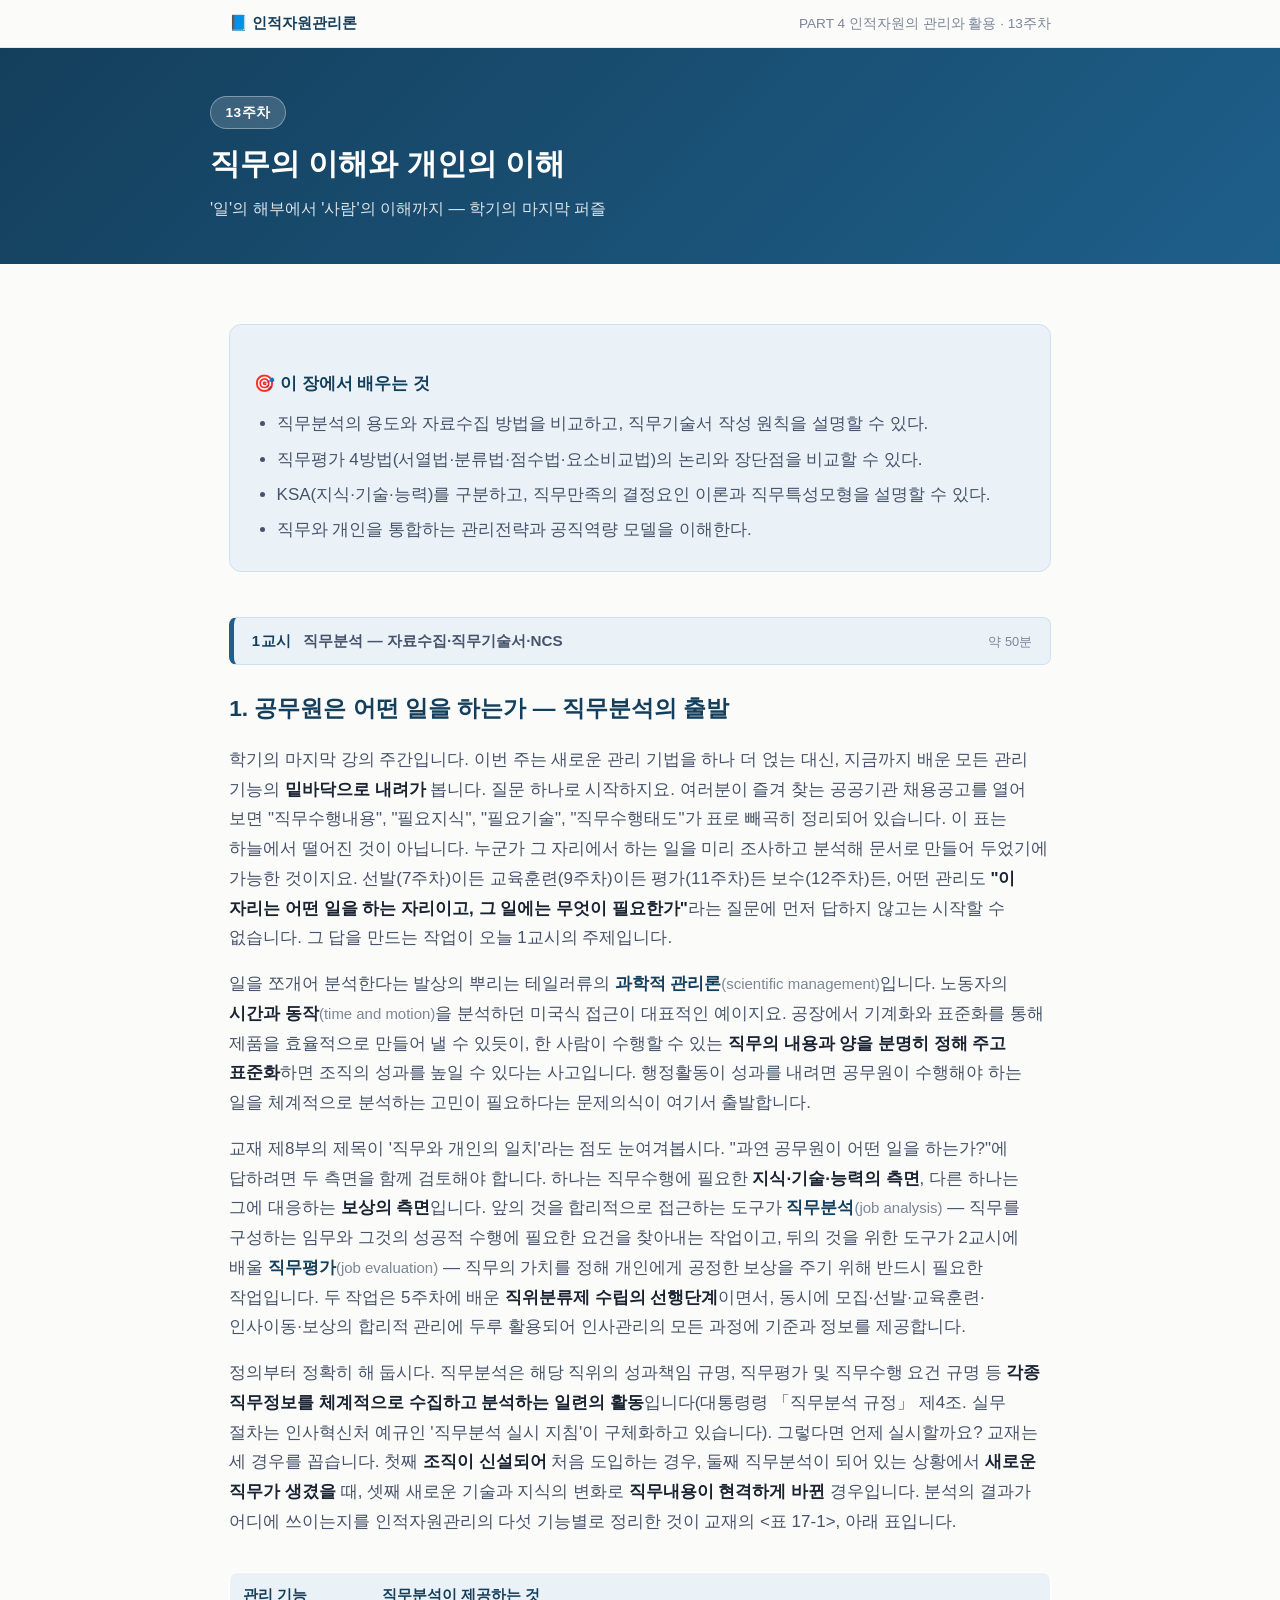
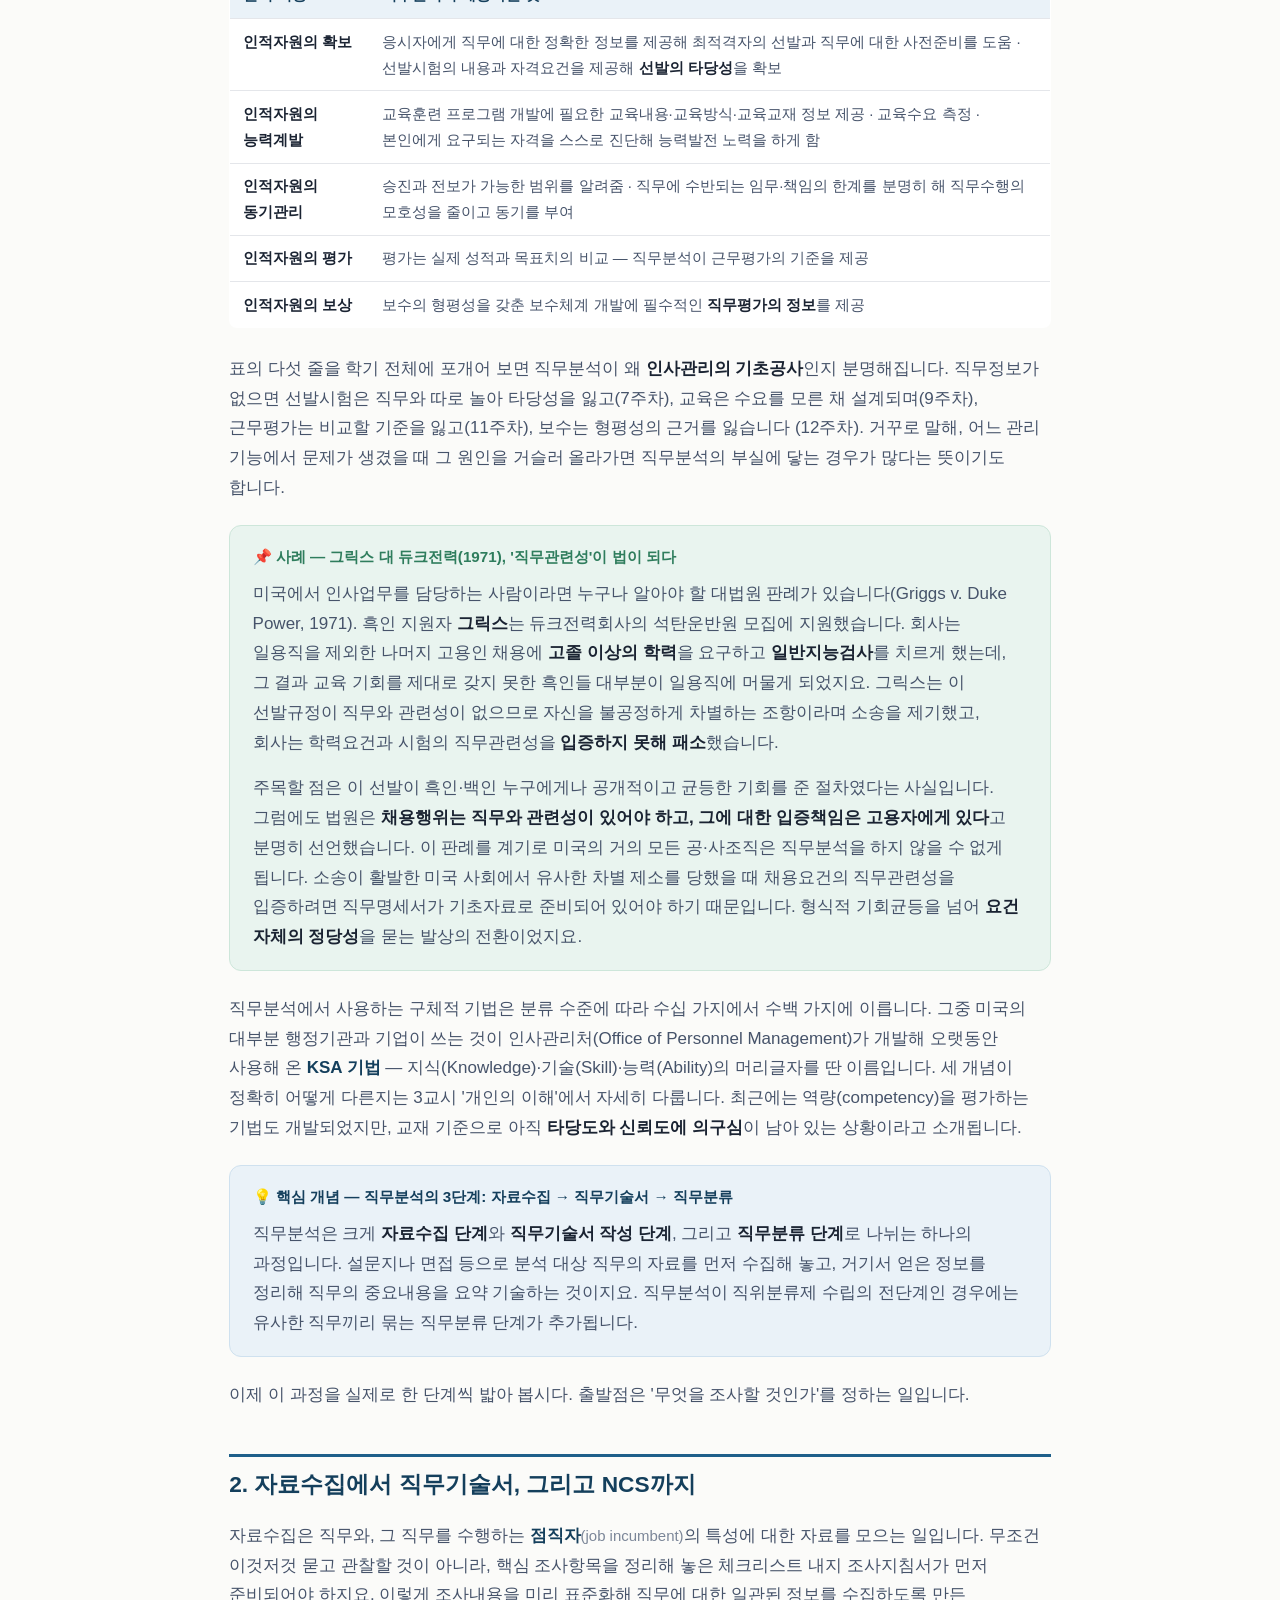
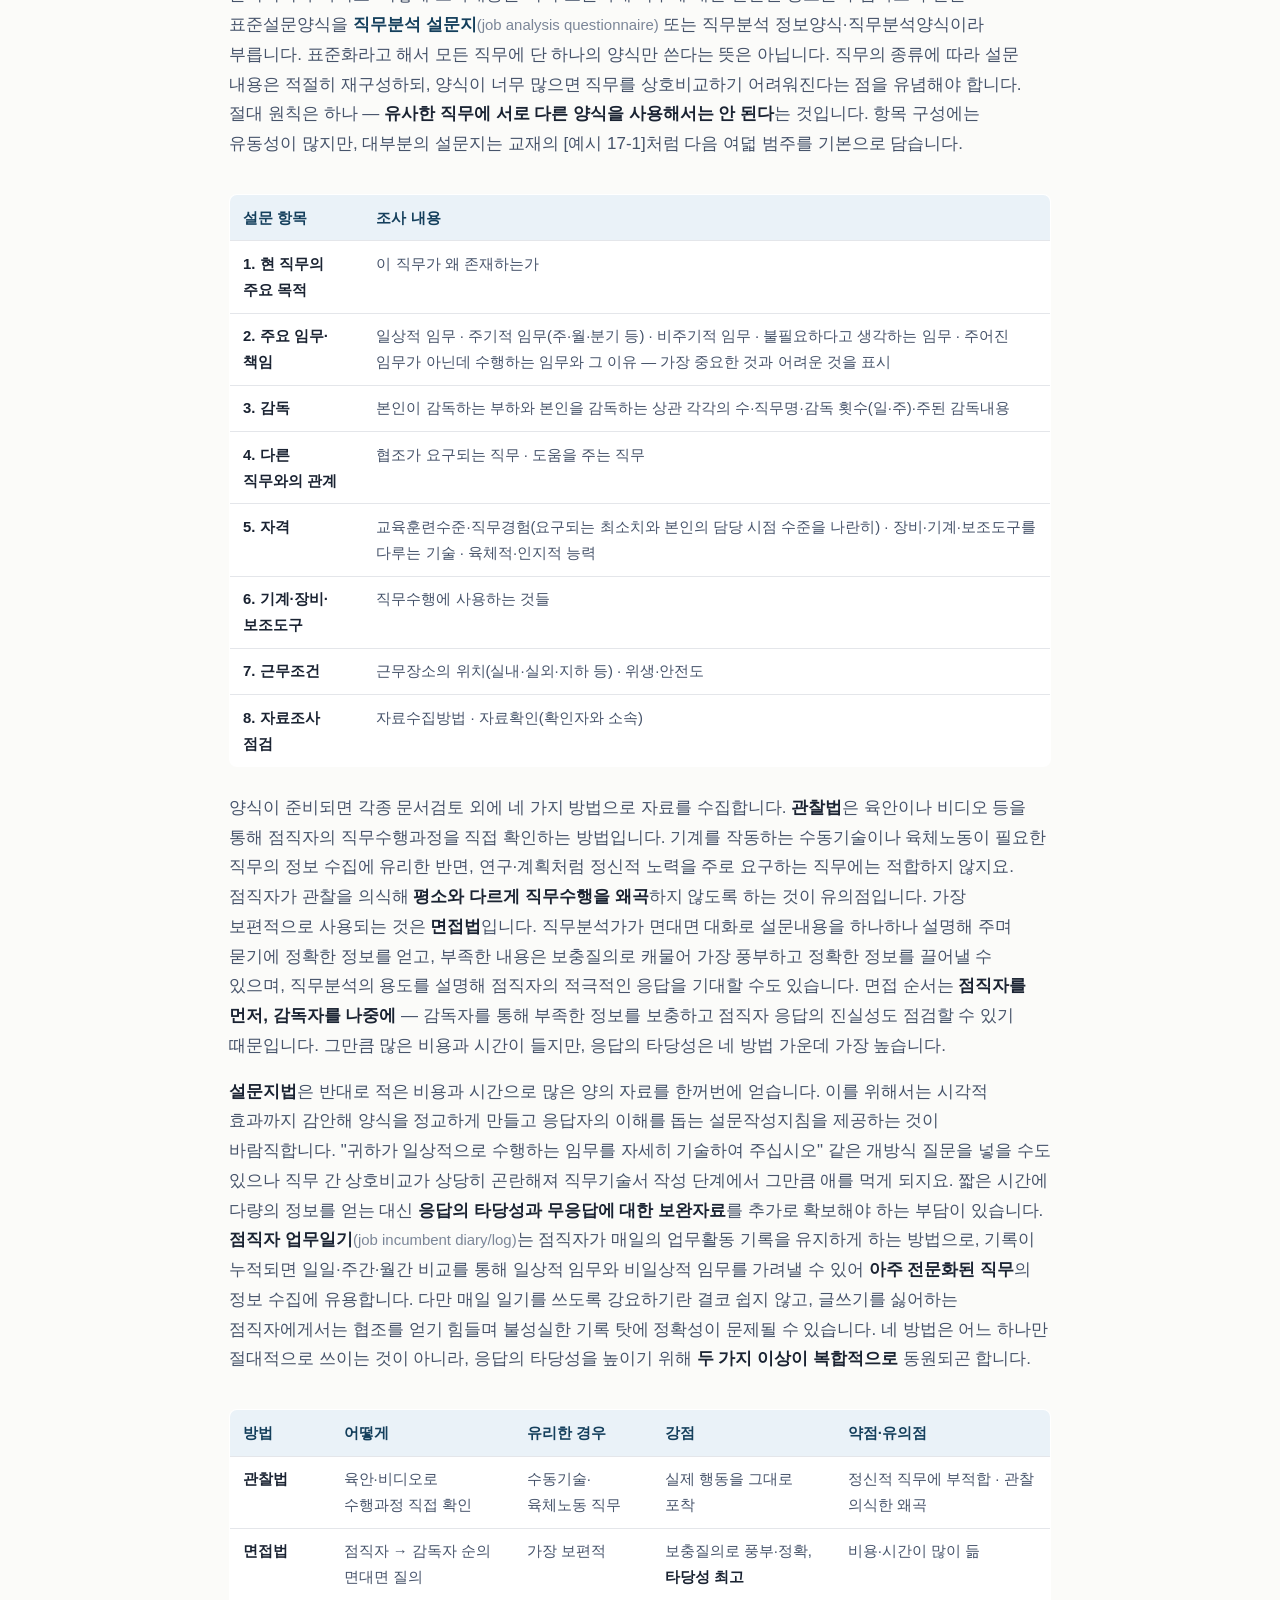
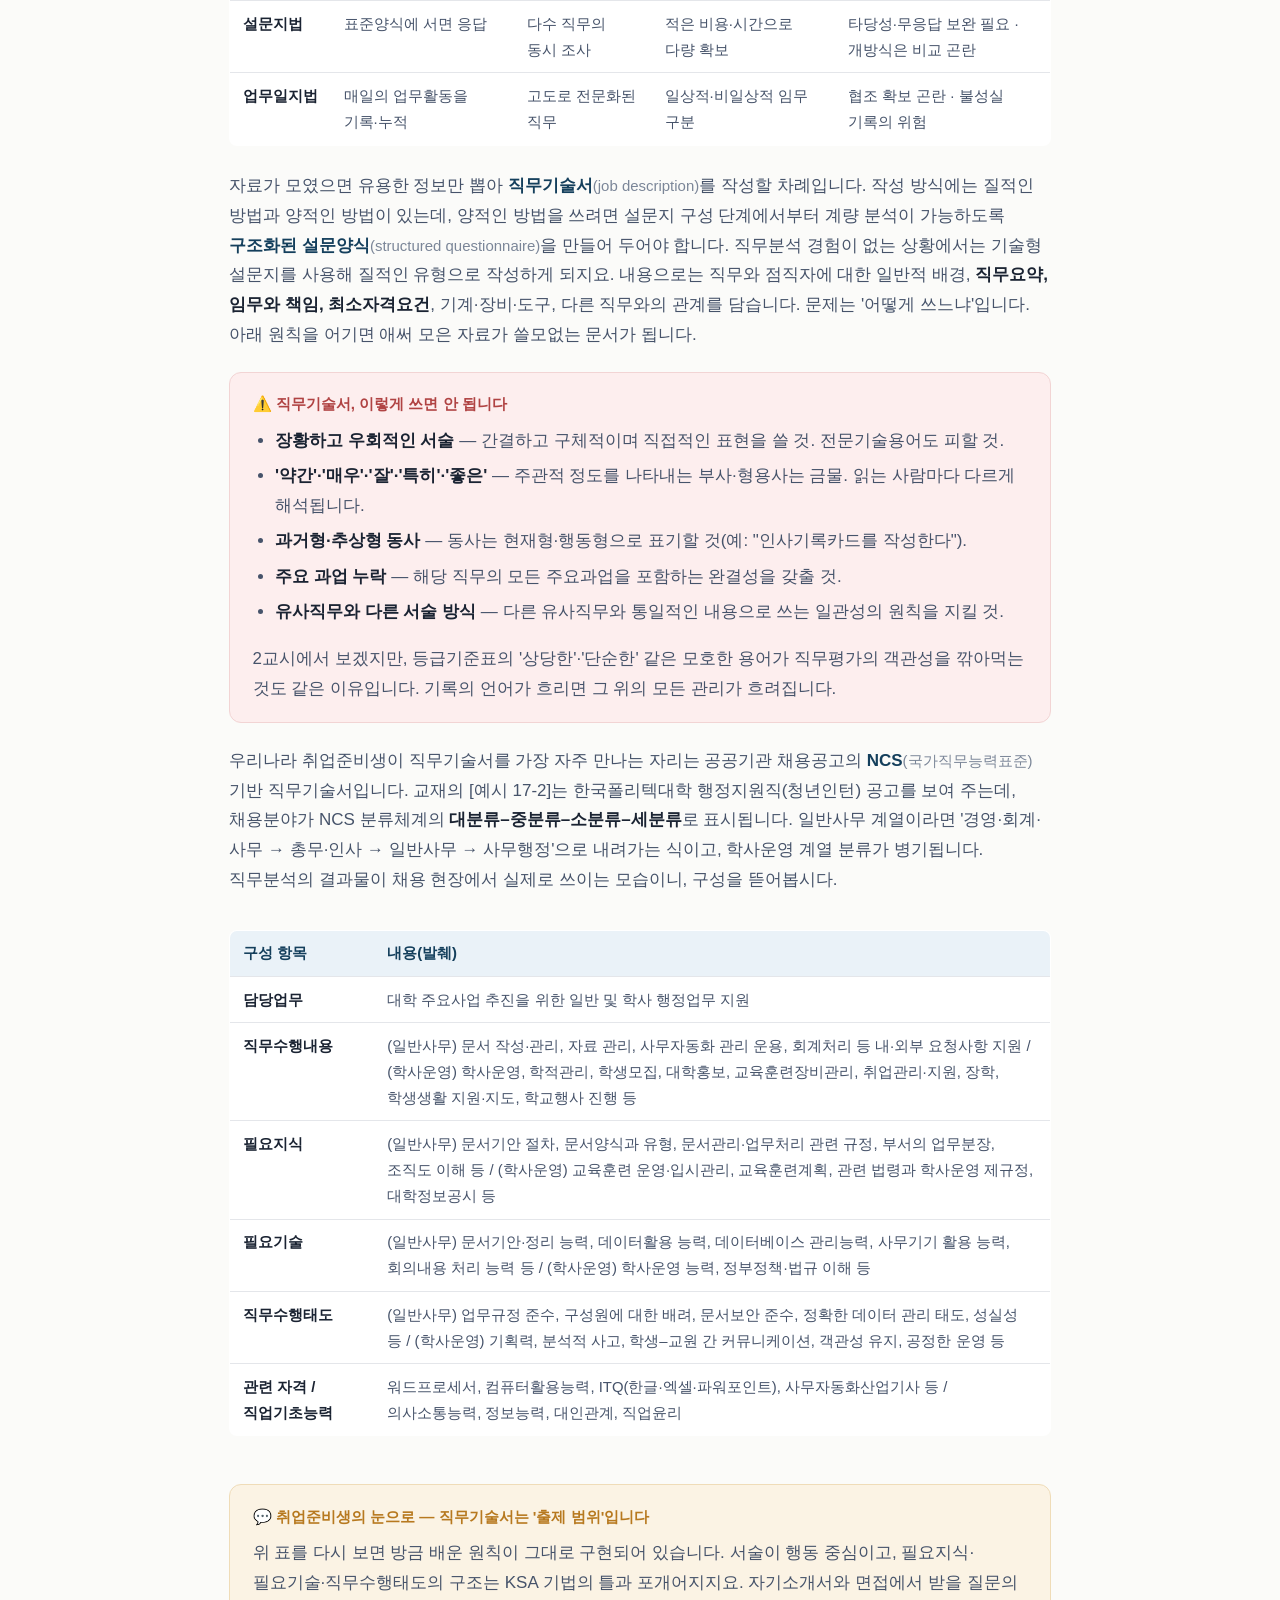
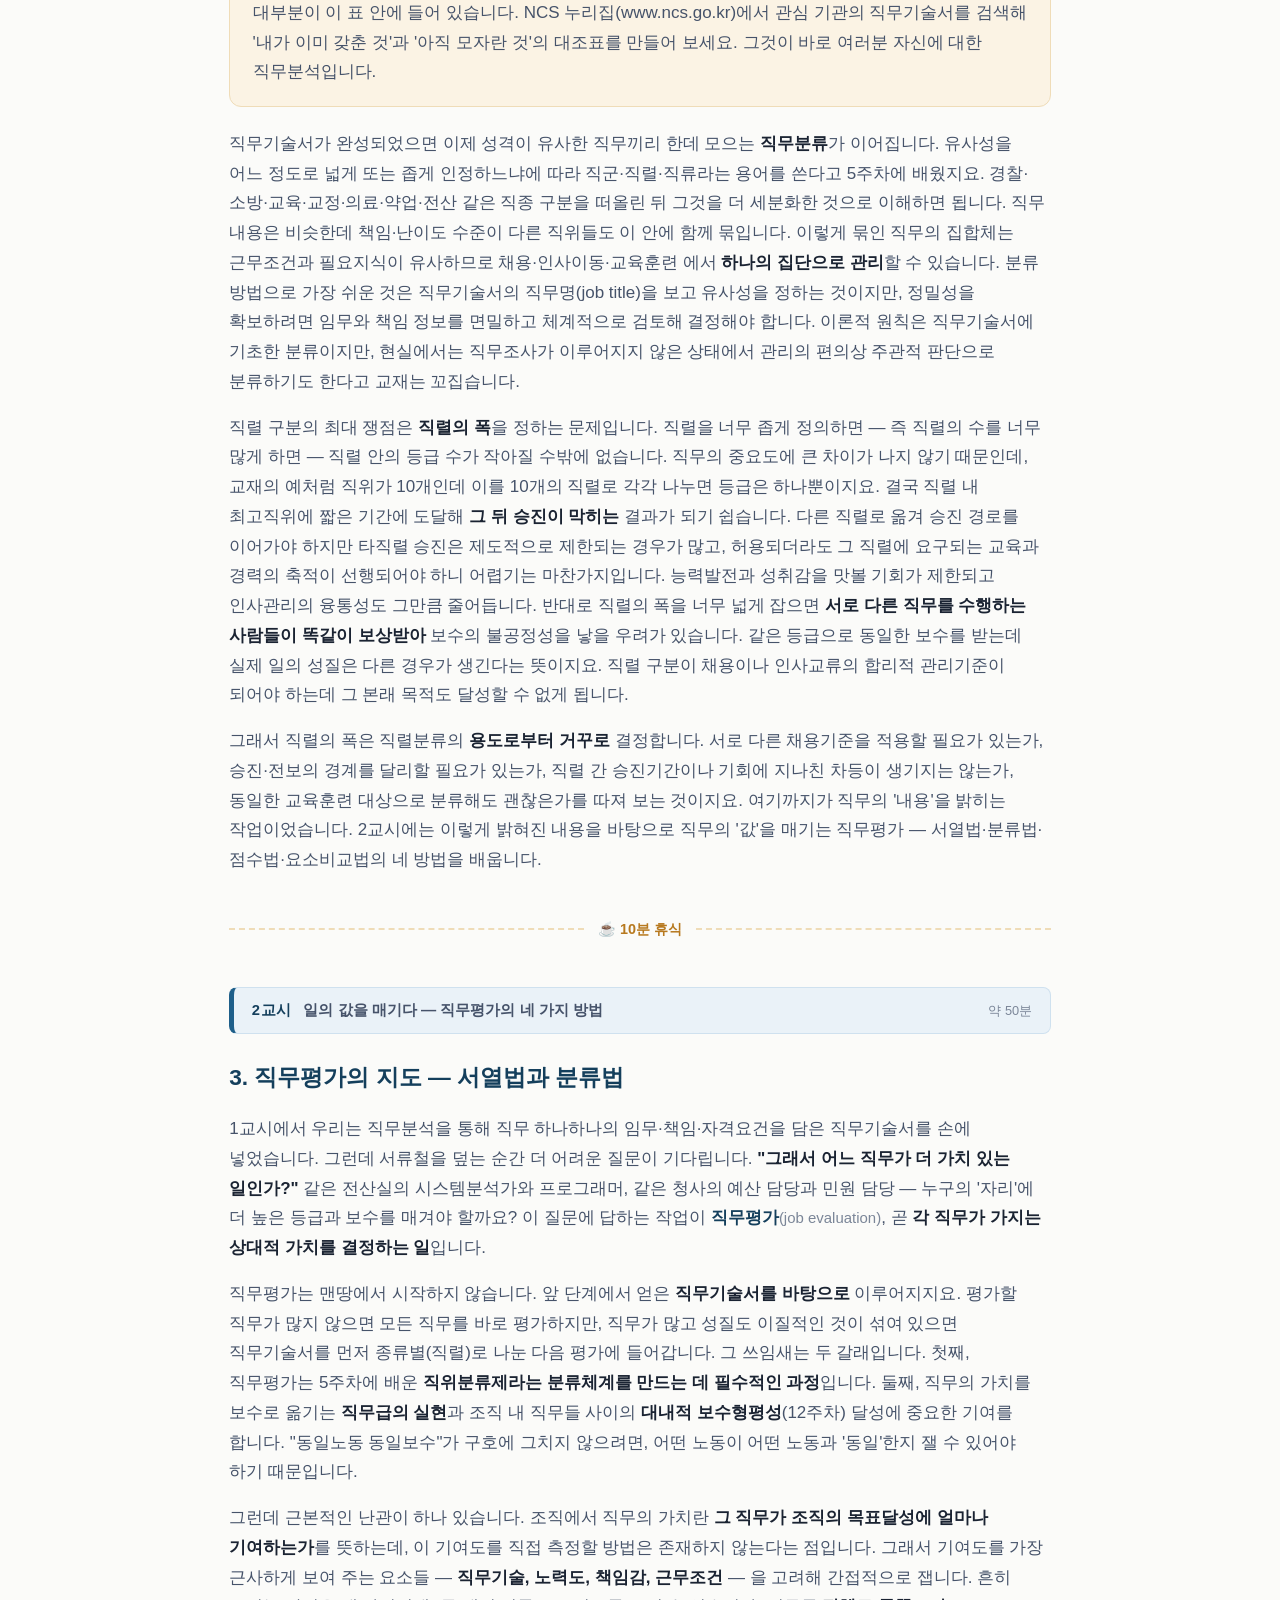
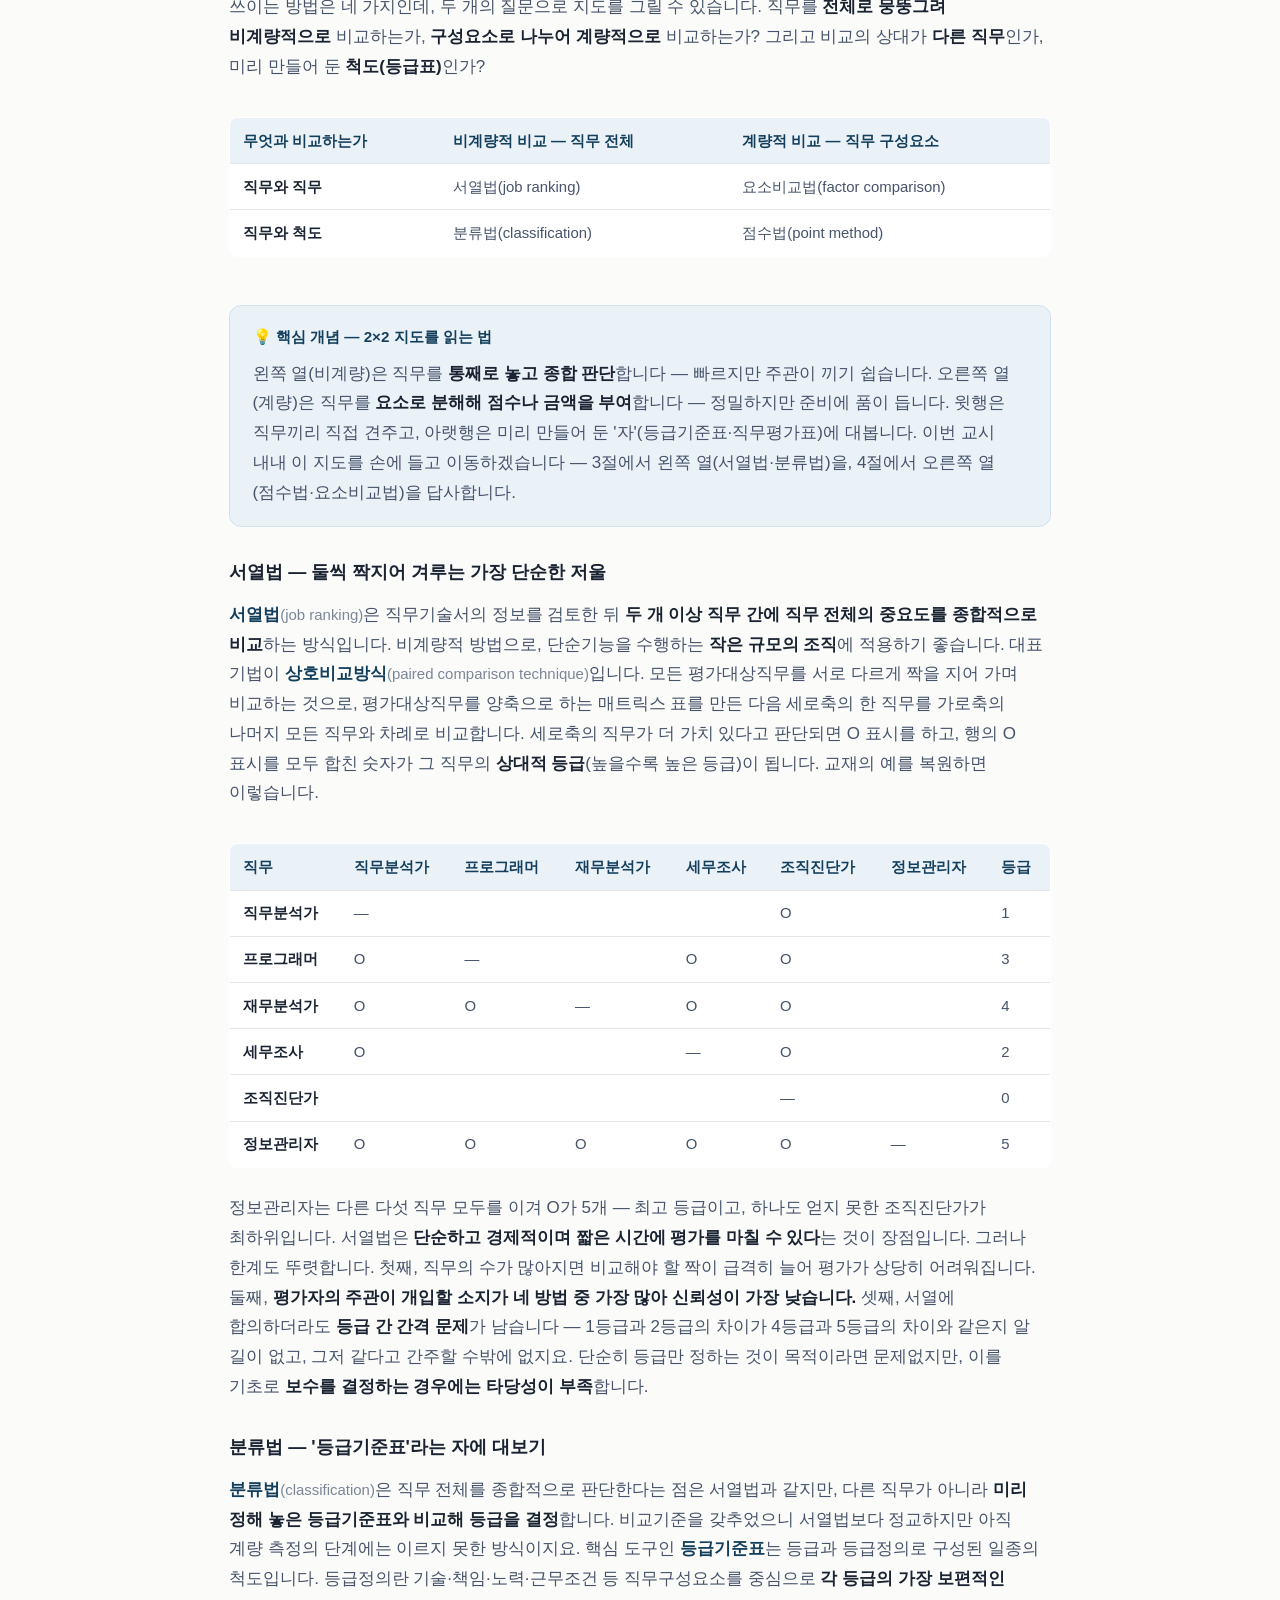
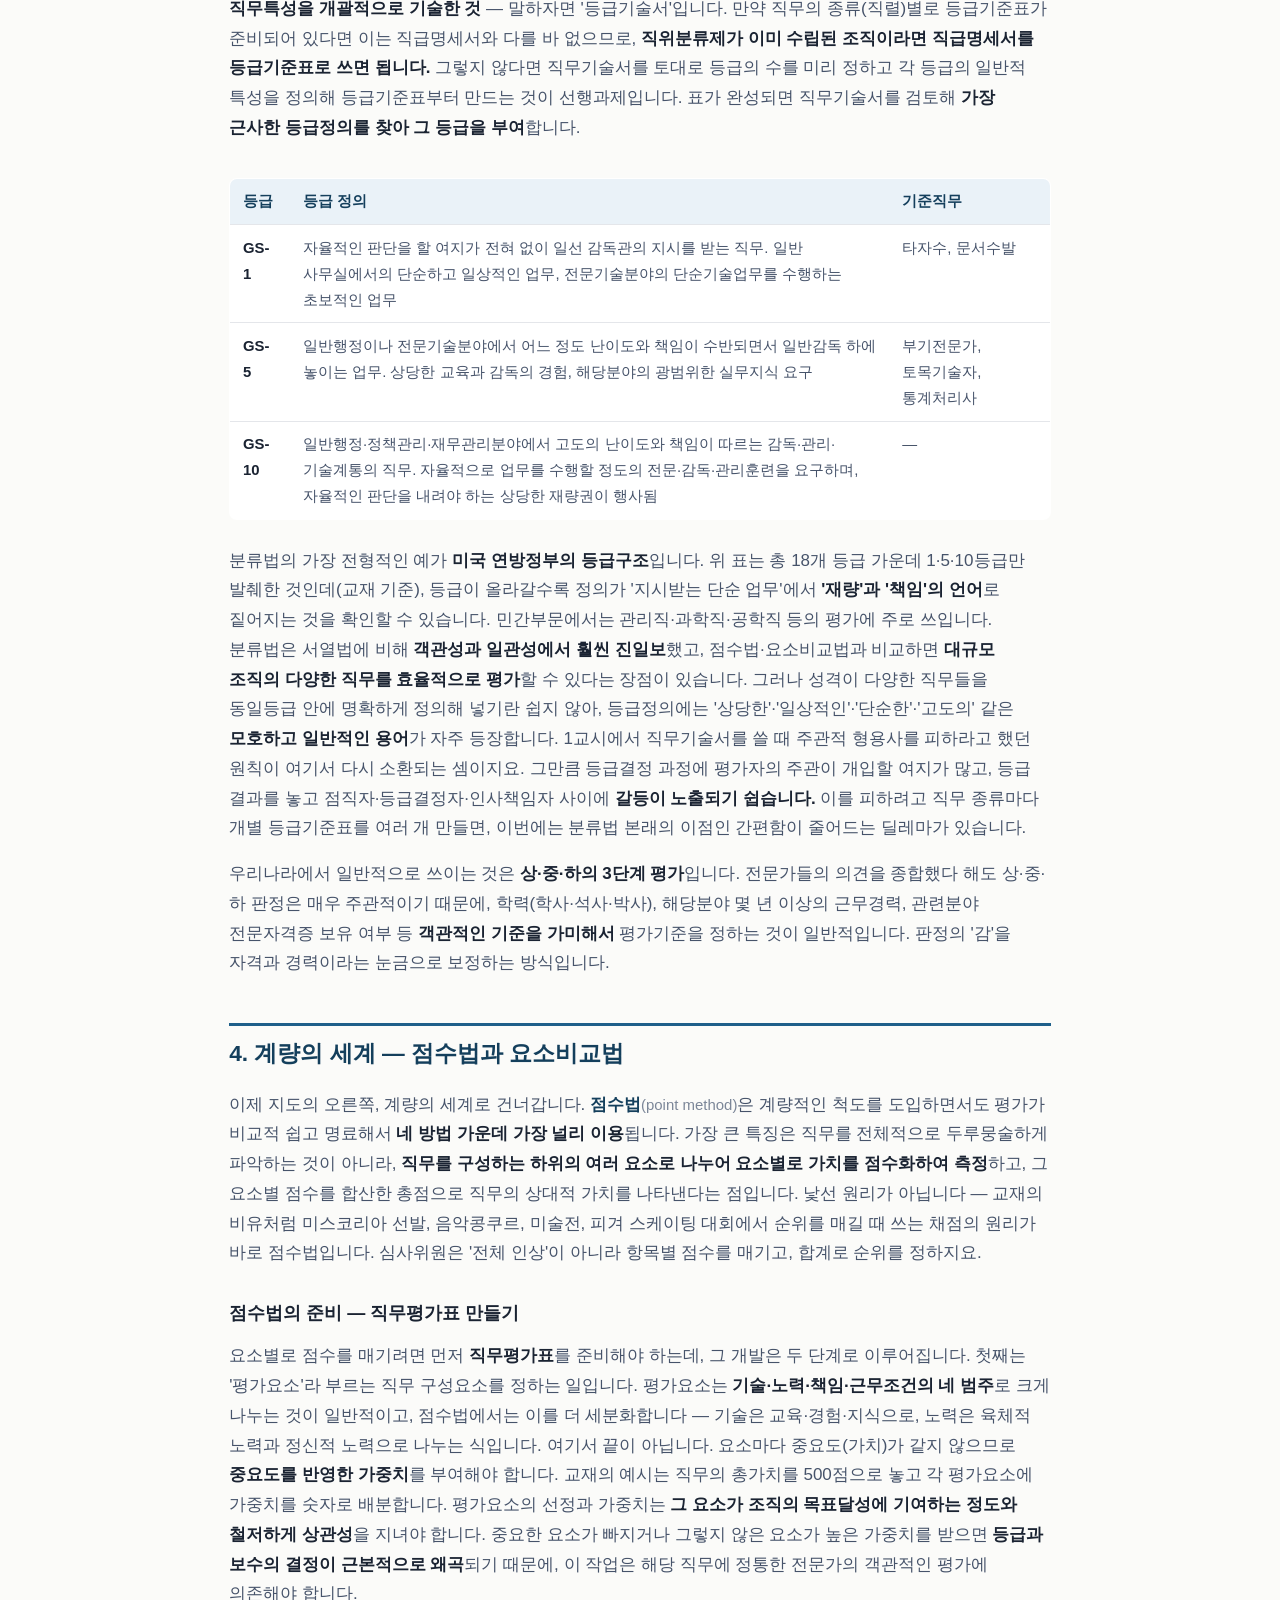
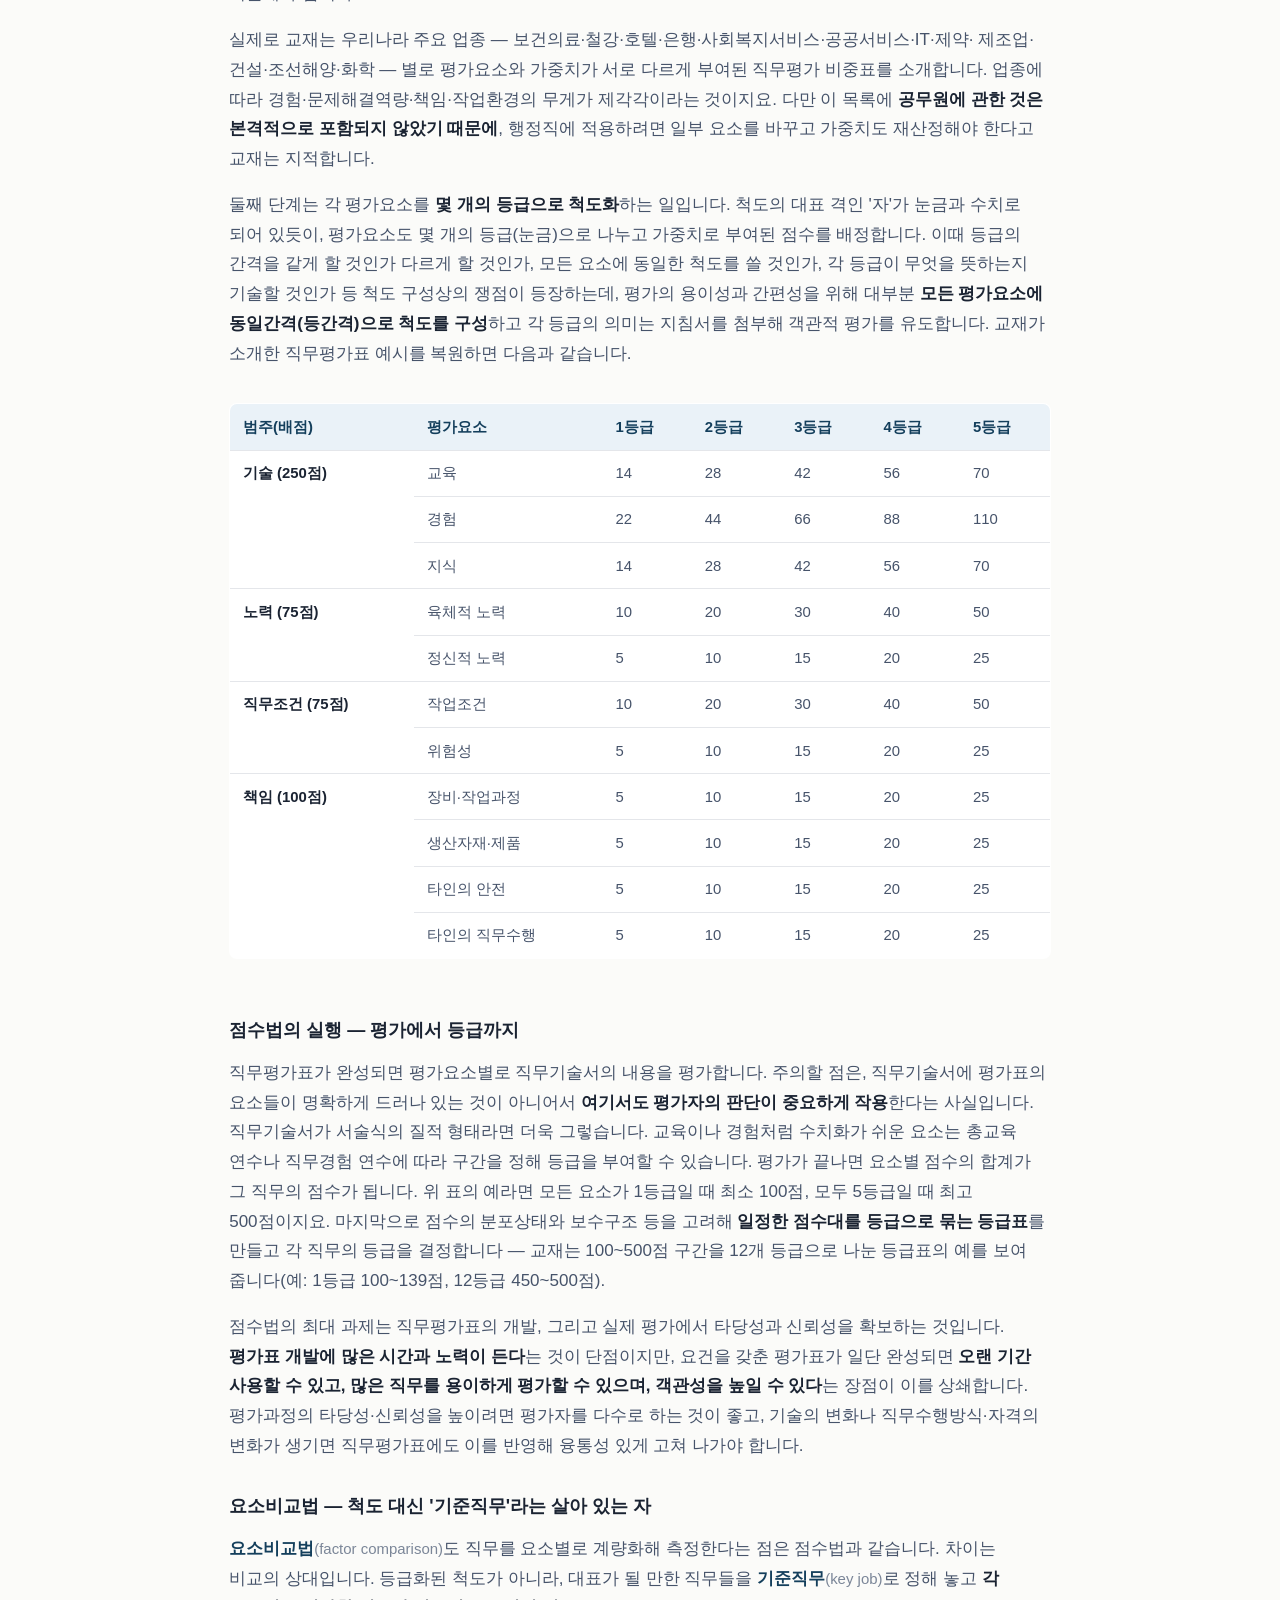
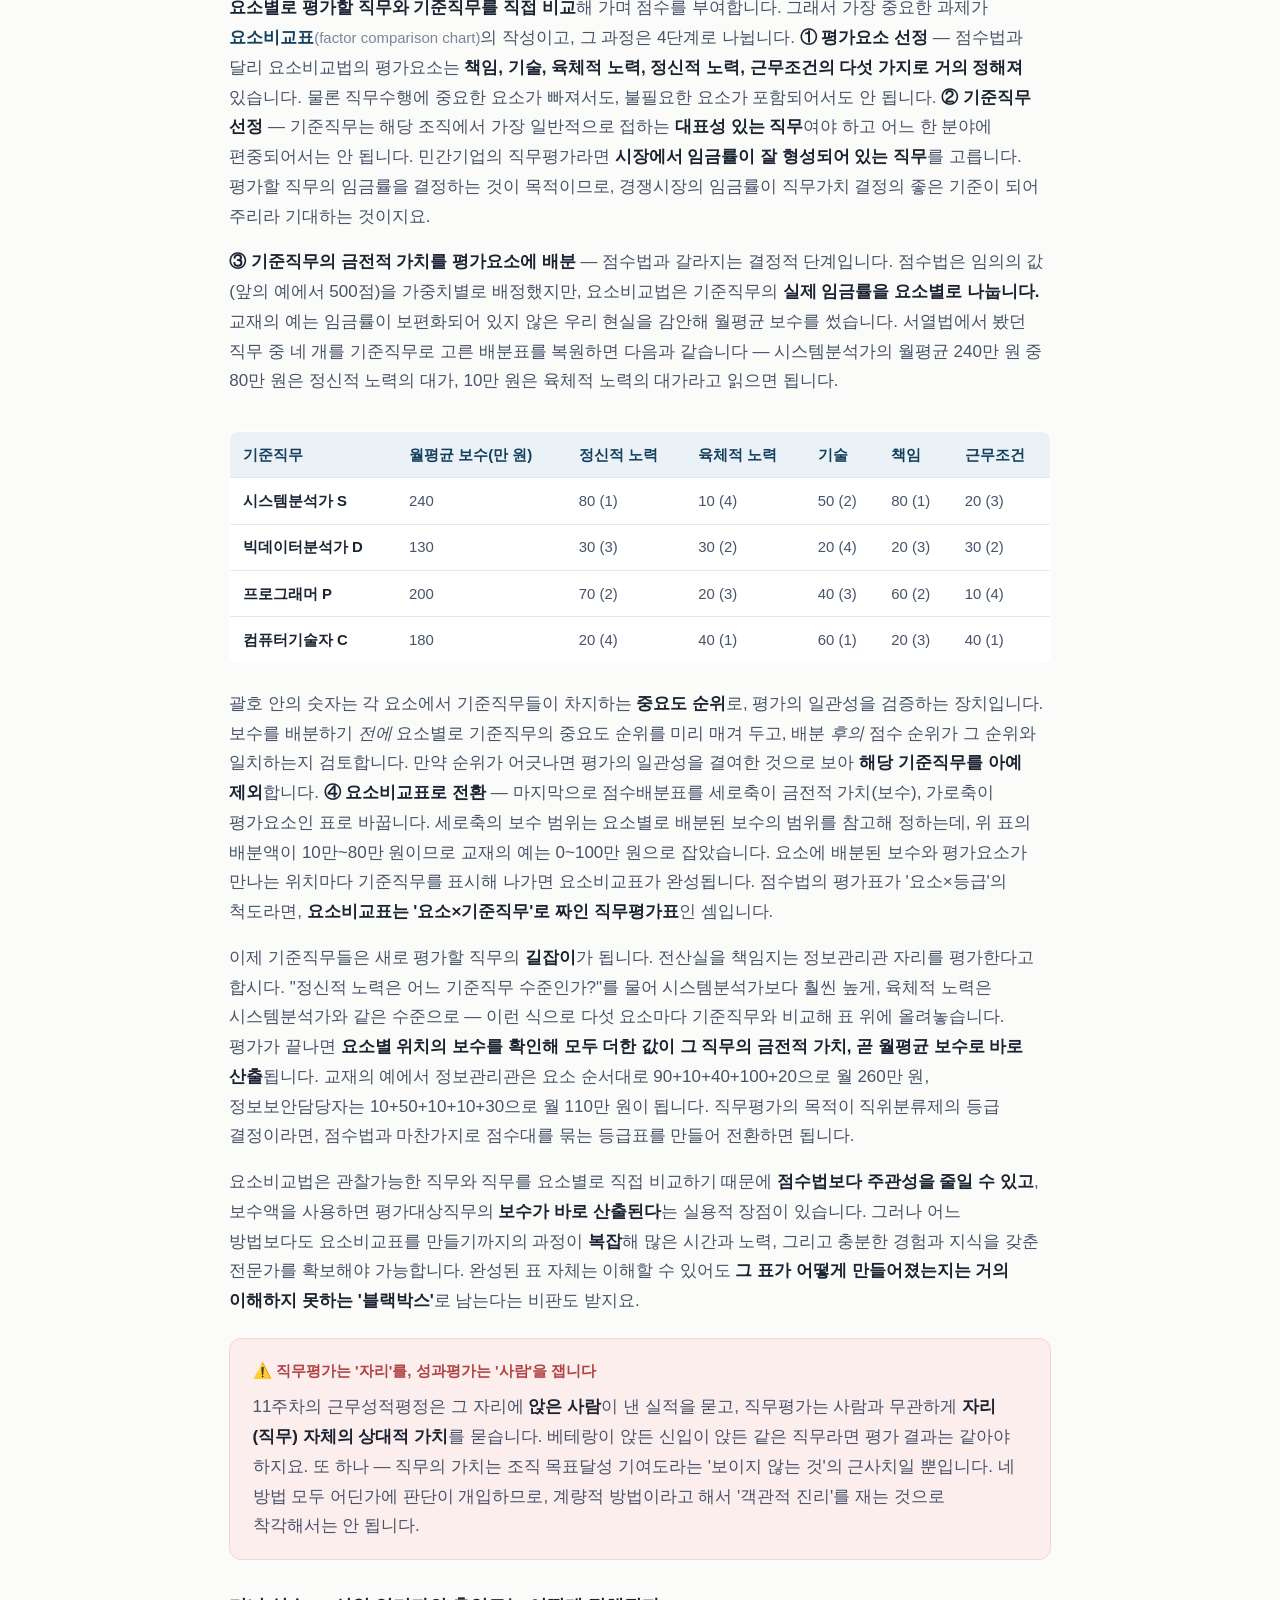
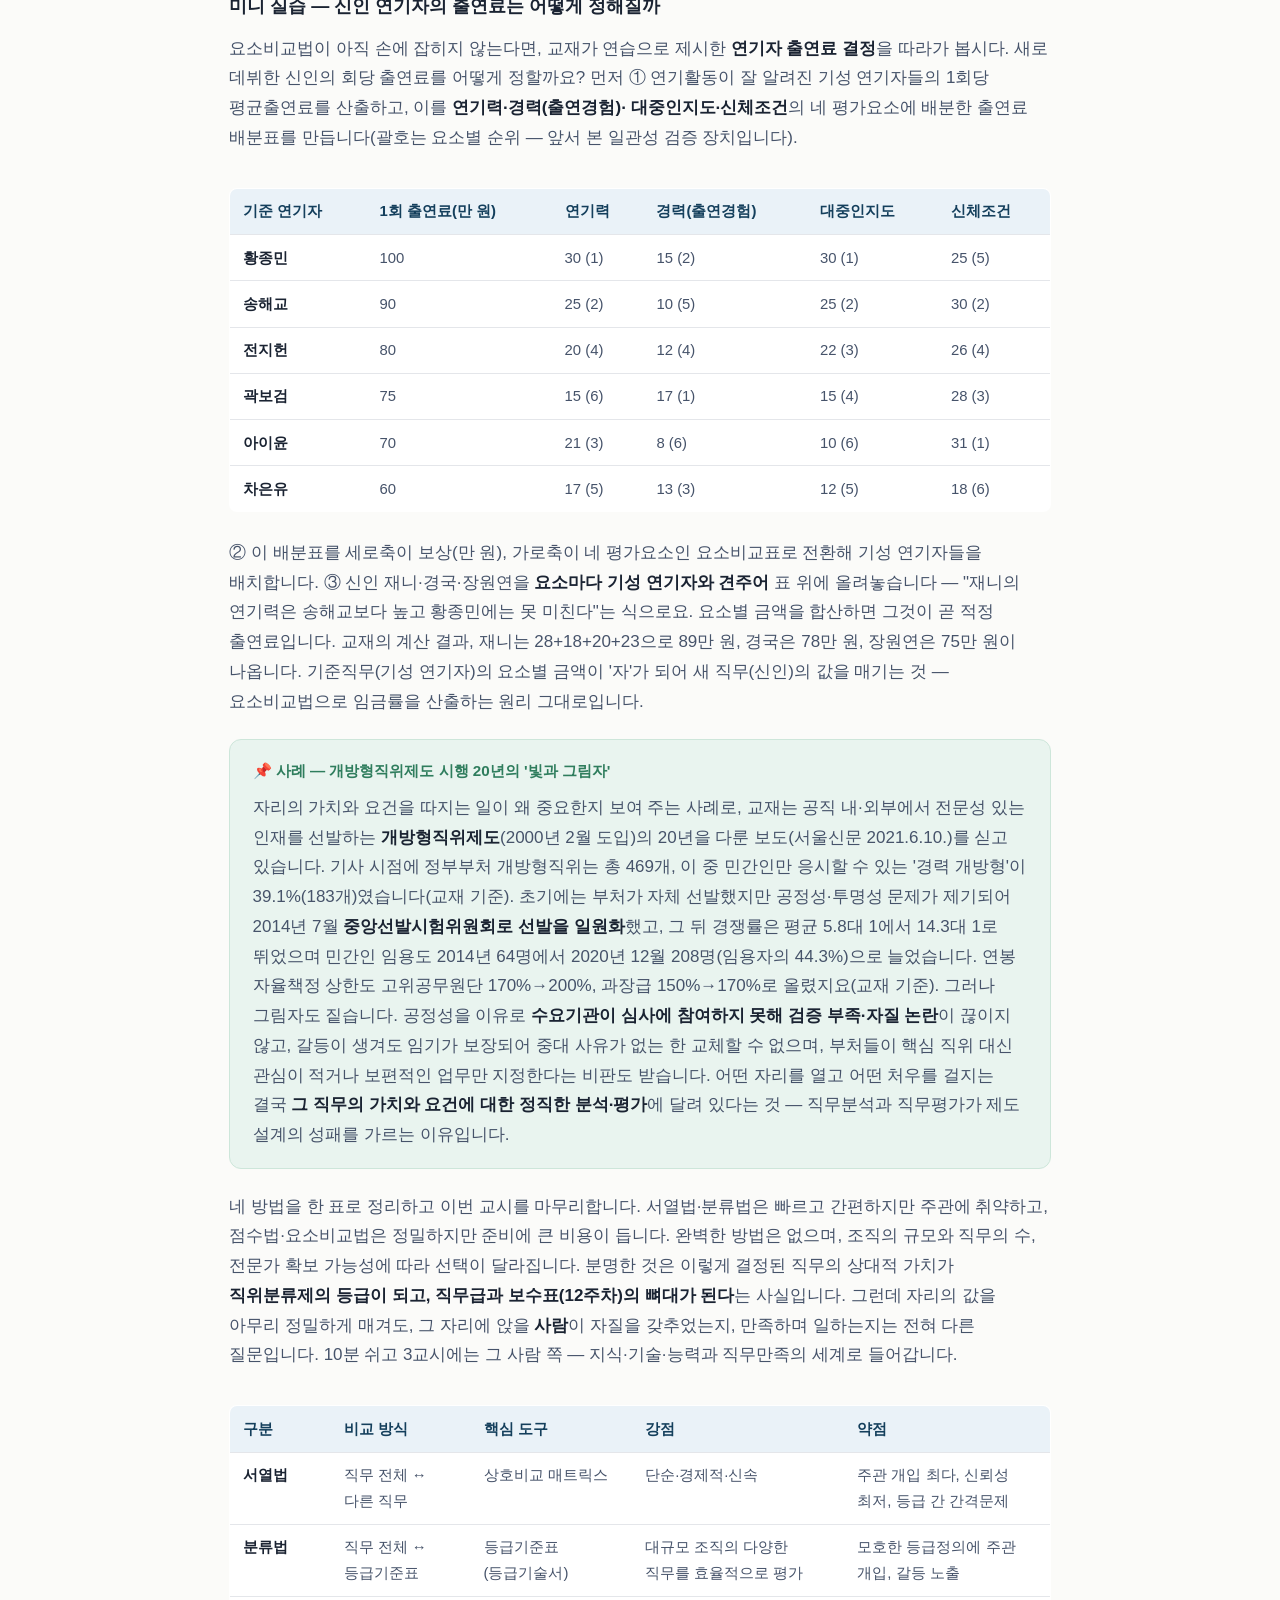
<file: w13.html>
<!DOCTYPE html>
<html lang="ko">
<head>
<meta charset="UTF-8">
<meta name="viewport" content="width=device-width, initial-scale=1.0">
<title>13주차 · 직무의 이해와 개인의 이해 — 인적자원관리론</title>
<link rel="stylesheet" href="style.css">
</head>
<body>

<nav class="topnav">
  <div class="inner">
    <a class="home" href="index.html">📘 인적자원관리론</a>
    <span class="crumb">PART 4 인적자원의 관리와 활용 · 13주차</span>
  </div>
</nav>

<header class="chapter-header">
  <div class="inner">
    <span class="week-badge">13주차</span>
    <h1>직무의 이해와 개인의 이해</h1>
    <p class="subtitle">'일'의 해부에서 '사람'의 이해까지 — 학기의 마지막 퍼즐</p>
  </div>
</header>

<main>

<div class="objectives">
  <h2>🎯 이 장에서 배우는 것</h2>
  <ul>
    <li>직무분석의 용도와 자료수집 방법을 비교하고, 직무기술서 작성 원칙을 설명할 수 있다.</li>
    <li>직무평가 4방법(서열법·분류법·점수법·요소비교법)의 논리와 장단점을 비교할 수 있다.</li>
    <li>KSA(지식·기술·능력)를 구분하고, 직무만족의 결정요인 이론과 직무특성모형을 설명할 수 있다.</li>
    <li>직무와 개인을 통합하는 관리전략과 공직역량 모델을 이해한다.</li>
  </ul>
</div>

<section class="session">
  <div class="session-header">
    <span class="session-no">1교시</span>
    <span class="session-title">직무분석 — 자료수집·직무기술서·NCS</span>
    <span class="session-time">약 50분</span>
  </div>

  <h2>1. 공무원은 어떤 일을 하는가 — 직무분석의 출발</h2>

  <p>학기의 마지막 강의 주간입니다. 이번 주는 새로운 관리 기법을 하나 더 얹는 대신, 지금까지 배운
  모든 관리 기능의 <strong>밑바닥으로 내려가</strong> 봅니다. 질문 하나로 시작하지요. 여러분이 즐겨
  찾는 공공기관 채용공고를 열어 보면 "직무수행내용", "필요지식", "필요기술", "직무수행태도"가 표로
  빼곡히 정리되어 있습니다. 이 표는 하늘에서 떨어진 것이 아닙니다. 누군가 그 자리에서 하는 일을 미리
  조사하고 분석해 문서로 만들어 두었기에 가능한 것이지요. 선발(7주차)이든 교육훈련(9주차)이든
  평가(11주차)든 보수(12주차)든, 어떤 관리도 <strong>"이 자리는 어떤 일을 하는 자리이고, 그 일에는
  무엇이 필요한가"</strong>라는 질문에 먼저 답하지 않고는 시작할 수 없습니다. 그 답을 만드는 작업이
  오늘 1교시의 주제입니다.</p>

  <p>일을 쪼개어 분석한다는 발상의 뿌리는 테일러류의
  <span class="term">과학적 관리론</span><span class="en">(scientific management)</span>입니다.
  노동자의 <strong>시간과 동작</strong><span class="en">(time and motion)</span>을 분석하던 미국식
  접근이 대표적인 예이지요. 공장에서 기계화와 표준화를 통해 제품을 효율적으로 만들어 낼 수 있듯이,
  한 사람이 수행할 수 있는 <strong>직무의 내용과 양을 분명히 정해 주고 표준화</strong>하면 조직의
  성과를 높일 수 있다는 사고입니다. 행정활동이 성과를 내려면 공무원이 수행해야 하는 일을 체계적으로
  분석하는 고민이 필요하다는 문제의식이 여기서 출발합니다.</p>

  <p>교재 제8부의 제목이 '직무와 개인의 일치'라는 점도 눈여겨봅시다. "과연 공무원이 어떤 일을
  하는가?"에 답하려면 두 측면을 함께 검토해야 합니다. 하나는 직무수행에 필요한
  <strong>지식·기술·능력의 측면</strong>, 다른 하나는 그에 대응하는 <strong>보상의 측면</strong>입니다.
  앞의 것을 합리적으로 접근하는 도구가 <span class="term">직무분석</span><span class="en">(job
  analysis)</span> — 직무를 구성하는 임무와 그것의 성공적 수행에 필요한 요건을 찾아내는 작업이고,
  뒤의 것을 위한 도구가 2교시에 배울 <span class="term">직무평가</span><span class="en">(job
  evaluation)</span> — 직무의 가치를 정해 개인에게 공정한 보상을 주기 위해 반드시 필요한 작업입니다.
  두 작업은 5주차에 배운 <strong>직위분류제 수립의 선행단계</strong>이면서, 동시에 모집·선발·교육훈련·
  인사이동·보상의 합리적 관리에 두루 활용되어 인사관리의 모든 과정에 기준과 정보를 제공합니다.</p>

  <p>정의부터 정확히 해 둡시다. 직무분석은 해당 직위의 성과책임 규명, 직무평가 및 직무수행 요건 규명
  등 <strong>각종 직무정보를 체계적으로 수집하고 분석하는 일련의 활동</strong>입니다(대통령령
  「직무분석 규정」 제4조. 실무 절차는 인사혁신처 예규인 '직무분석 실시 지침'이 구체화하고 있습니다).
  그렇다면 언제 실시할까요? 교재는 세 경우를 꼽습니다. 첫째 <strong>조직이 신설되어</strong> 처음
  도입하는 경우, 둘째 직무분석이 되어 있는 상황에서 <strong>새로운 직무가 생겼을</strong> 때, 셋째
  새로운 기술과 지식의 변화로 <strong>직무내용이 현격하게 바뀐</strong> 경우입니다. 분석의 결과가
  어디에 쓰이는지를 인적자원관리의 다섯 기능별로 정리한 것이 교재의 &lt;표 17-1&gt;, 아래 표입니다.</p>

  <div class="table-wrap">
  <table>
    <tr><th>관리 기능</th><th>직무분석이 제공하는 것</th></tr>
    <tr><td><strong>인적자원의 확보</strong></td><td>응시자에게 직무에 대한 정확한 정보를 제공해 최적격자의 선발과 직무에 대한 사전준비를 도움 · 선발시험의 내용과 자격요건을 제공해 <strong>선발의 타당성</strong>을 확보</td></tr>
    <tr><td><strong>인적자원의 능력계발</strong></td><td>교육훈련 프로그램 개발에 필요한 교육내용·교육방식·교육교재 정보 제공 · 교육수요 측정 · 본인에게 요구되는 자격을 스스로 진단해 능력발전 노력을 하게 함</td></tr>
    <tr><td><strong>인적자원의 동기관리</strong></td><td>승진과 전보가 가능한 범위를 알려줌 · 직무에 수반되는 임무·책임의 한계를 분명히 해 직무수행의 모호성을 줄이고 동기를 부여</td></tr>
    <tr><td><strong>인적자원의 평가</strong></td><td>평가는 실제 성적과 목표치의 비교 — 직무분석이 근무평가의 기준을 제공</td></tr>
    <tr><td><strong>인적자원의 보상</strong></td><td>보수의 형평성을 갖춘 보수체계 개발에 필수적인 <strong>직무평가의 정보</strong>를 제공</td></tr>
  </table>
  </div>

  <p>표의 다섯 줄을 학기 전체에 포개어 보면 직무분석이 왜 <strong>인사관리의 기초공사</strong>인지
  분명해집니다. 직무정보가 없으면 선발시험은 직무와 따로 놀아 타당성을 잃고(7주차), 교육은 수요를
  모른 채 설계되며(9주차), 근무평가는 비교할 기준을 잃고(11주차), 보수는 형평성의 근거를 잃습니다
  (12주차). 거꾸로 말해, 어느 관리 기능에서 문제가 생겼을 때 그 원인을 거슬러 올라가면 직무분석의
  부실에 닿는 경우가 많다는 뜻이기도 합니다.</p>

  <div class="box case">
    <span class="box-title">📌 사례 — 그릭스 대 듀크전력(1971), '직무관련성'이 법이 되다</span>
    <p>미국에서 인사업무를 담당하는 사람이라면 누구나 알아야 할 대법원 판례가 있습니다(Griggs v.
    Duke Power, 1971). 흑인 지원자 <strong>그릭스</strong>는 듀크전력회사의 석탄운반원 모집에
    지원했습니다. 회사는 일용직을 제외한 나머지 고용인 채용에 <strong>고졸 이상의 학력</strong>을
    요구하고 <strong>일반지능검사</strong>를 치르게 했는데, 그 결과 교육 기회를 제대로 갖지 못한
    흑인들 대부분이 일용직에 머물게 되었지요. 그릭스는 이 선발규정이 직무와 관련성이 없으므로 자신을
    불공정하게 차별하는 조항이라며 소송을 제기했고, 회사는 학력요건과 시험의 직무관련성을
    <strong>입증하지 못해 패소</strong>했습니다.</p>
    <p>주목할 점은 이 선발이 흑인·백인 누구에게나 공개적이고 균등한 기회를 준 절차였다는 사실입니다.
    그럼에도 법원은 <strong>채용행위는 직무와 관련성이 있어야 하고, 그에 대한 입증책임은 고용자에게
    있다</strong>고 분명히 선언했습니다. 이 판례를 계기로 미국의 거의 모든 공·사조직은 직무분석을 하지
    않을 수 없게 됩니다. 소송이 활발한 미국 사회에서 유사한 차별 제소를 당했을 때 채용요건의
    직무관련성을 입증하려면 직무명세서가 기초자료로 준비되어 있어야 하기 때문입니다. 형식적 기회균등을
    넘어 <strong>요건 자체의 정당성</strong>을 묻는 발상의 전환이었지요.</p>
  </div>

  <p>직무분석에서 사용하는 구체적 기법은 분류 수준에 따라 수십 가지에서 수백 가지에 이릅니다. 그중
  미국의 대부분 행정기관과 기업이 쓰는 것이 인사관리처(Office of Personnel Management)가 개발해
  오랫동안 사용해 온 <span class="term">KSA 기법</span> — 지식(Knowledge)·기술(Skill)·능력(Ability)의
  머리글자를 딴 이름입니다. 세 개념이 정확히 어떻게 다른지는 3교시 '개인의 이해'에서 자세히 다룹니다.
  최근에는 역량(competency)을 평가하는 기법도 개발되었지만, 교재 기준으로 아직 <strong>타당도와
  신뢰도에 의구심</strong>이 남아 있는 상황이라고 소개됩니다.</p>

  <div class="box concept">
    <span class="box-title">💡 핵심 개념 — 직무분석의 3단계: 자료수집 → 직무기술서 → 직무분류</span>
    <p>직무분석은 크게 <strong>자료수집 단계</strong>와 <strong>직무기술서 작성 단계</strong>, 그리고
    <strong>직무분류 단계</strong>로 나뉘는 하나의 과정입니다. 설문지나 면접 등으로 분석 대상 직무의
    자료를 먼저 수집해 놓고, 거기서 얻은 정보를 정리해 직무의 중요내용을 요약 기술하는 것이지요.
    직무분석이 직위분류제 수립의 전단계인 경우에는 유사한 직무끼리 묶는 직무분류 단계가 추가됩니다.</p>
  </div>

  <p>이제 이 과정을 실제로 한 단계씩 밟아 봅시다. 출발점은 '무엇을 조사할 것인가'를 정하는
  일입니다.</p>

  <h2>2. 자료수집에서 직무기술서, 그리고 NCS까지</h2>

  <p>자료수집은 직무와, 그 직무를 수행하는 <span class="term">점직자</span><span class="en">(job
  incumbent)</span>의 특성에 대한 자료를 모으는 일입니다. 무조건 이것저것 묻고 관찰할 것이 아니라,
  핵심 조사항목을 정리해 놓은 체크리스트 내지 조사지침서가 먼저 준비되어야 하지요. 이렇게 조사내용을
  미리 표준화해 직무에 대한 일관된 정보를 수집하도록 만든 표준설문양식을
  <span class="term">직무분석 설문지</span><span class="en">(job analysis questionnaire)</span>
  또는 직무분석 정보양식·직무분석양식이라 부릅니다. 표준화라고 해서 모든 직무에 단 하나의 양식만
  쓴다는 뜻은 아닙니다. 직무의 종류에 따라 설문 내용은 적절히 재구성하되, 양식이 너무 많으면 직무를
  상호비교하기 어려워진다는 점을 유념해야 합니다. 절대 원칙은 하나 — <strong>유사한 직무에 서로 다른
  양식을 사용해서는 안 된다</strong>는 것입니다. 항목 구성에는 유동성이 많지만, 대부분의 설문지는
  교재의 [예시 17-1]처럼 다음 여덟 범주를 기본으로 담습니다.</p>

  <div class="table-wrap">
  <table>
    <tr><th>설문 항목</th><th>조사 내용</th></tr>
    <tr><td><strong>1. 현 직무의 주요 목적</strong></td><td>이 직무가 왜 존재하는가</td></tr>
    <tr><td><strong>2. 주요 임무·책임</strong></td><td>일상적 임무 · 주기적 임무(주·월·분기 등) · 비주기적 임무 · 불필요하다고 생각하는 임무 · 주어진 임무가 아닌데 수행하는 임무와 그 이유 — 가장 중요한 것과 어려운 것을 표시</td></tr>
    <tr><td><strong>3. 감독</strong></td><td>본인이 감독하는 부하와 본인을 감독하는 상관 각각의 수·직무명·감독 횟수(일·주)·주된 감독내용</td></tr>
    <tr><td><strong>4. 다른 직무와의 관계</strong></td><td>협조가 요구되는 직무 · 도움을 주는 직무</td></tr>
    <tr><td><strong>5. 자격</strong></td><td>교육훈련수준·직무경험(요구되는 최소치와 본인의 담당 시점 수준을 나란히) · 장비·기계·보조도구를 다루는 기술 · 육체적·인지적 능력</td></tr>
    <tr><td><strong>6. 기계·장비·보조도구</strong></td><td>직무수행에 사용하는 것들</td></tr>
    <tr><td><strong>7. 근무조건</strong></td><td>근무장소의 위치(실내·실외·지하 등) · 위생·안전도</td></tr>
    <tr><td><strong>8. 자료조사 점검</strong></td><td>자료수집방법 · 자료확인(확인자와 소속)</td></tr>
  </table>
  </div>

  <p>양식이 준비되면 각종 문서검토 외에 네 가지 방법으로 자료를 수집합니다. <strong>관찰법</strong>은
  육안이나 비디오 등을 통해 점직자의 직무수행과정을 직접 확인하는 방법입니다. 기계를 작동하는
  수동기술이나 육체노동이 필요한 직무의 정보 수집에 유리한 반면, 연구·계획처럼 정신적 노력을 주로
  요구하는 직무에는 적합하지 않지요. 점직자가 관찰을 의식해 <strong>평소와 다르게 직무수행을
  왜곡</strong>하지 않도록 하는 것이 유의점입니다. 가장 보편적으로 사용되는 것은
  <strong>면접법</strong>입니다. 직무분석가가 면대면 대화로 설문내용을 하나하나 설명해 주며 묻기에
  정확한 정보를 얻고, 부족한 내용은 보충질의로 캐물어 가장 풍부하고 정확한 정보를 끌어낼 수 있으며,
  직무분석의 용도를 설명해 점직자의 적극적인 응답을 기대할 수도 있습니다. 면접 순서는 <strong>점직자를
  먼저, 감독자를 나중에</strong> — 감독자를 통해 부족한 정보를 보충하고 점직자 응답의 진실성도 점검할
  수 있기 때문입니다. 그만큼 많은 비용과 시간이 들지만, 응답의 타당성은 네 방법 가운데 가장
  높습니다.</p>

  <p><strong>설문지법</strong>은 반대로 적은 비용과 시간으로 많은 양의 자료를 한꺼번에 얻습니다. 이를
  위해서는 시각적 효과까지 감안해 양식을 정교하게 만들고 응답자의 이해를 돕는 설문작성지침을 제공하는
  것이 바람직합니다. "귀하가 일상적으로 수행하는 임무를 자세히 기술하여 주십시오" 같은 개방식 질문을
  넣을 수도 있으나 직무 간 상호비교가 상당히 곤란해져 직무기술서 작성 단계에서 그만큼 애를 먹게
  되지요. 짧은 시간에 다량의 정보를 얻는 대신 <strong>응답의 타당성과 무응답에 대한 보완자료</strong>를
  추가로 확보해야 하는 부담이 있습니다. <strong>점직자 업무일기</strong><span class="en">(job
  incumbent diary/log)</span>는 점직자가 매일의 업무활동 기록을 유지하게 하는 방법으로, 기록이
  누적되면 일일·주간·월간 비교를 통해 일상적 임무와 비일상적 임무를 가려낼 수 있어 <strong>아주
  전문화된 직무</strong>의 정보 수집에 유용합니다. 다만 매일 일기를 쓰도록 강요하기란 결코 쉽지 않고,
  글쓰기를 싫어하는 점직자에게서는 협조를 얻기 힘들며 불성실한 기록 탓에 정확성이 문제될 수 있습니다.
  네 방법은 어느 하나만 절대적으로 쓰이는 것이 아니라, 응답의 타당성을 높이기 위해 <strong>두 가지
  이상이 복합적으로</strong> 동원되곤 합니다.</p>

  <div class="table-wrap">
  <table>
    <tr><th>방법</th><th>어떻게</th><th>유리한 경우</th><th>강점</th><th>약점·유의점</th></tr>
    <tr><td><strong>관찰법</strong></td><td>육안·비디오로 수행과정 직접 확인</td><td>수동기술·육체노동 직무</td><td>실제 행동을 그대로 포착</td><td>정신적 직무에 부적합 · 관찰 의식한 왜곡</td></tr>
    <tr><td><strong>면접법</strong></td><td>점직자 → 감독자 순의 면대면 질의</td><td>가장 보편적</td><td>보충질의로 풍부·정확, <strong>타당성 최고</strong></td><td>비용·시간이 많이 듦</td></tr>
    <tr><td><strong>설문지법</strong></td><td>표준양식에 서면 응답</td><td>다수 직무의 동시 조사</td><td>적은 비용·시간으로 다량 확보</td><td>타당성·무응답 보완 필요 · 개방식은 비교 곤란</td></tr>
    <tr><td><strong>업무일지법</strong></td><td>매일의 업무활동을 기록·누적</td><td>고도로 전문화된 직무</td><td>일상적·비일상적 임무 구분</td><td>협조 확보 곤란 · 불성실 기록의 위험</td></tr>
  </table>
  </div>

  <p>자료가 모였으면 유용한 정보만 뽑아 <span class="term">직무기술서</span><span class="en">(job
  description)</span>를 작성할 차례입니다. 작성 방식에는 질적인 방법과 양적인 방법이 있는데, 양적인
  방법을 쓰려면 설문지 구성 단계에서부터 계량 분석이 가능하도록
  <span class="term">구조화된 설문양식</span><span class="en">(structured questionnaire)</span>을
  만들어 두어야 합니다. 직무분석 경험이 없는 상황에서는 기술형 설문지를 사용해 질적인 유형으로
  작성하게 되지요. 내용으로는 직무와 점직자에 대한 일반적 배경, <strong>직무요약, 임무와 책임,
  최소자격요건</strong>, 기계·장비·도구, 다른 직무와의 관계를 담습니다. 문제는 '어떻게 쓰느냐'입니다.
  아래 원칙을 어기면 애써 모은 자료가 쓸모없는 문서가 됩니다.</p>

  <div class="box warn">
    <span class="box-title">⚠️ 직무기술서, 이렇게 쓰면 안 됩니다</span>
    <ul>
      <li><strong>장황하고 우회적인 서술</strong> — 간결하고 구체적이며 직접적인 표현을 쓸 것. 전문기술용어도 피할 것.</li>
      <li><strong>'약간'·'매우'·'잘'·'특히'·'좋은'</strong> — 주관적 정도를 나타내는 부사·형용사는 금물. 읽는 사람마다 다르게 해석됩니다.</li>
      <li><strong>과거형·추상형 동사</strong> — 동사는 현재형·행동형으로 표기할 것(예: "인사기록카드를 작성한다").</li>
      <li><strong>주요 과업 누락</strong> — 해당 직무의 모든 주요과업을 포함하는 완결성을 갖출 것.</li>
      <li><strong>유사직무와 다른 서술 방식</strong> — 다른 유사직무와 통일적인 내용으로 쓰는 일관성의 원칙을 지킬 것.</li>
    </ul>
    <p>2교시에서 보겠지만, 등급기준표의 '상당한'·'단순한' 같은 모호한 용어가 직무평가의 객관성을
    깎아먹는 것도 같은 이유입니다. 기록의 언어가 흐리면 그 위의 모든 관리가 흐려집니다.</p>
  </div>

  <p>우리나라 취업준비생이 직무기술서를 가장 자주 만나는 자리는 공공기관 채용공고의
  <span class="term">NCS</span><span class="en">(국가직무능력표준)</span> 기반 직무기술서입니다. 교재의
  [예시 17-2]는 한국폴리텍대학 행정지원직(청년인턴) 공고를 보여 주는데, 채용분야가 NCS 분류체계의
  <strong>대분류–중분류–소분류–세분류</strong>로 표시됩니다. 일반사무 계열이라면 '경영·회계·사무 →
  총무·인사 → 일반사무 → 사무행정'으로 내려가는 식이고, 학사운영 계열 분류가 병기됩니다. 직무분석의
  결과물이 채용 현장에서 실제로 쓰이는 모습이니, 구성을 뜯어봅시다.</p>

  <div class="table-wrap">
  <table>
    <tr><th>구성 항목</th><th>내용(발췌)</th></tr>
    <tr><td><strong>담당업무</strong></td><td>대학 주요사업 추진을 위한 일반 및 학사 행정업무 지원</td></tr>
    <tr><td><strong>직무수행내용</strong></td><td>(일반사무) 문서 작성·관리, 자료 관리, 사무자동화 관리 운용, 회계처리 등 내·외부 요청사항 지원 / (학사운영) 학사운영, 학적관리, 학생모집, 대학홍보, 교육훈련장비관리, 취업관리·지원, 장학, 학생생활 지원·지도, 학교행사 진행 등</td></tr>
    <tr><td><strong>필요지식</strong></td><td>(일반사무) 문서기안 절차, 문서양식과 유형, 문서관리·업무처리 관련 규정, 부서의 업무분장, 조직도 이해 등 / (학사운영) 교육훈련 운영·입시관리, 교육훈련계획, 관련 법령과 학사운영 제규정, 대학정보공시 등</td></tr>
    <tr><td><strong>필요기술</strong></td><td>(일반사무) 문서기안·정리 능력, 데이터활용 능력, 데이터베이스 관리능력, 사무기기 활용 능력, 회의내용 처리 능력 등 / (학사운영) 학사운영 능력, 정부정책·법규 이해 등</td></tr>
    <tr><td><strong>직무수행태도</strong></td><td>(일반사무) 업무규정 준수, 구성원에 대한 배려, 문서보안 준수, 정확한 데이터 관리 태도, 성실성 등 / (학사운영) 기획력, 분석적 사고, 학생–교원 간 커뮤니케이션, 객관성 유지, 공정한 운영 등</td></tr>
    <tr><td><strong>관련 자격 / 직업기초능력</strong></td><td>워드프로세서, 컴퓨터활용능력, ITQ(한글·엑셀·파워포인트), 사무자동화산업기사 등 / 의사소통능력, 정보능력, 대인관계, 직업윤리</td></tr>
  </table>
  </div>

  <div class="box tip">
    <span class="box-title">💬 취업준비생의 눈으로 — 직무기술서는 '출제 범위'입니다</span>
    <p>위 표를 다시 보면 방금 배운 원칙이 그대로 구현되어 있습니다. 서술이 행동 중심이고,
    필요지식·필요기술·직무수행태도의 구조는 KSA 기법의 틀과 포개어지지요. 자기소개서와 면접에서 받을
    질문의 대부분이 이 표 안에 들어 있습니다. NCS 누리집(www.ncs.go.kr)에서 관심 기관의 직무기술서를
    검색해 '내가 이미 갖춘 것'과 '아직 모자란 것'의 대조표를 만들어 보세요. 그것이 바로 여러분 자신에
    대한 직무분석입니다.</p>
  </div>

  <p>직무기술서가 완성되었으면 이제 성격이 유사한 직무끼리 한데 모으는 <strong>직무분류</strong>가
  이어집니다. 유사성을 어느 정도로 넓게 또는 좁게 인정하느냐에 따라 직군·직렬·직류라는 용어를
  쓴다고 5주차에 배웠지요. 경찰·소방·교육·교정·의료·약업·전산 같은 직종 구분을 떠올린 뒤 그것을 더
  세분화한 것으로 이해하면 됩니다. 직무 내용은 비슷한데 책임·난이도 수준이 다른 직위들도 이 안에
  함께 묶입니다. 이렇게 묶인 직무의 집합체는 근무조건과 필요지식이 유사하므로 채용·인사이동·교육훈련
  에서 <strong>하나의 집단으로 관리</strong>할 수 있습니다. 분류 방법으로 가장 쉬운 것은 직무기술서의
  직무명(job title)을 보고 유사성을 정하는 것이지만, 정밀성을 확보하려면 임무와 책임 정보를 면밀하고
  체계적으로 검토해 결정해야 합니다. 이론적 원칙은 직무기술서에 기초한 분류이지만, 현실에서는
  직무조사가 이루어지지 않은 상태에서 관리의 편의상 주관적 판단으로 분류하기도 한다고 교재는
  꼬집습니다.</p>

  <p>직렬 구분의 최대 쟁점은 <strong>직렬의 폭</strong>을 정하는 문제입니다. 직렬을 너무 좁게 정의하면
  — 즉 직렬의 수를 너무 많게 하면 — 직렬 안의 등급 수가 작아질 수밖에 없습니다. 직무의 중요도에 큰
  차이가 나지 않기 때문인데, 교재의 예처럼 직위가 10개인데 이를 10개의 직렬로 각각 나누면 등급은
  하나뿐이지요. 결국 직렬 내 최고직위에 짧은 기간에 도달해 <strong>그 뒤 승진이 막히는</strong> 결과가
  되기 쉽습니다. 다른 직렬로 옮겨 승진 경로를 이어가야 하지만 타직렬 승진은 제도적으로 제한되는
  경우가 많고, 허용되더라도 그 직렬에 요구되는 교육과 경력의 축적이 선행되어야 하니 어렵기는
  마찬가지입니다. 능력발전과 성취감을 맛볼 기회가 제한되고 인사관리의 융통성도 그만큼 줄어듭니다.
  반대로 직렬의 폭을 너무 넓게 잡으면 <strong>서로 다른 직무를 수행하는 사람들이 똑같이
  보상받아</strong> 보수의 불공정성을 낳을 우려가 있습니다. 같은 등급으로 동일한 보수를 받는데 실제
  일의 성질은 다른 경우가 생긴다는 뜻이지요. 직렬 구분이 채용이나 인사교류의 합리적 관리기준이
  되어야 하는데 그 본래 목적도 달성할 수 없게 됩니다.</p>

  <p>그래서 직렬의 폭은 직렬분류의 <strong>용도로부터 거꾸로</strong> 결정합니다. 서로 다른 채용기준을
  적용할 필요가 있는가, 승진·전보의 경계를 달리할 필요가 있는가, 직렬 간 승진기간이나 기회에 지나친
  차등이 생기지는 않는가, 동일한 교육훈련 대상으로 분류해도 괜찮은가를 따져 보는 것이지요. 여기까지가
  직무의 '내용'을 밝히는 작업이었습니다. 2교시에는 이렇게 밝혀진 내용을 바탕으로 직무의 '값'을 매기는
  직무평가 — 서열법·분류법·점수법·요소비교법의 네 방법을 배웁니다.</p>

</section>

<div class="break-divider">☕ 10분 휴식</div>

<section class="session">
  <div class="session-header">
    <span class="session-no">2교시</span>
    <span class="session-title">일의 값을 매기다 — 직무평가의 네 가지 방법</span>
    <span class="session-time">약 50분</span>
  </div>

  <h2>3. 직무평가의 지도 — 서열법과 분류법</h2>

  <p>1교시에서 우리는 직무분석을 통해 직무 하나하나의 임무·책임·자격요건을 담은 직무기술서를 손에
  넣었습니다. 그런데 서류철을 덮는 순간 더 어려운 질문이 기다립니다. <strong>"그래서 어느 직무가
  더 가치 있는 일인가?"</strong> 같은 전산실의 시스템분석가와 프로그래머, 같은 청사의 예산 담당과
  민원 담당 — 누구의 '자리'에 더 높은 등급과 보수를 매겨야 할까요? 이 질문에 답하는 작업이
  <span class="term">직무평가</span><span class="en">(job evaluation)</span>, 곧 <strong>각 직무가
  가지는 상대적 가치를 결정하는 일</strong>입니다.</p>

  <p>직무평가는 맨땅에서 시작하지 않습니다. 앞 단계에서 얻은 <strong>직무기술서를 바탕으로</strong>
  이루어지지요. 평가할 직무가 많지 않으면 모든 직무를 바로 평가하지만, 직무가 많고 성질도 이질적인
  것이 섞여 있으면 직무기술서를 먼저 종류별(직렬)로 나눈 다음 평가에 들어갑니다. 그 쓰임새는 두
  갈래입니다. 첫째, 직무평가는 5주차에 배운 <strong>직위분류제라는 분류체계를 만드는 데 필수적인
  과정</strong>입니다. 둘째, 직무의 가치를 보수로 옮기는 <strong>직무급의 실현</strong>과 조직 내
  직무들 사이의 <strong>대내적 보수형평성</strong>(12주차) 달성에 중요한 기여를 합니다. "동일노동
  동일보수"가 구호에 그치지 않으려면, 어떤 노동이 어떤 노동과 '동일'한지 잴 수 있어야 하기
  때문입니다.</p>

  <p>그런데 근본적인 난관이 하나 있습니다. 조직에서 직무의 가치란 <strong>그 직무가 조직의
  목표달성에 얼마나 기여하는가</strong>를 뜻하는데, 이 기여도를 직접 측정할 방법은 존재하지
  않는다는 점입니다. 그래서 기여도를 가장 근사하게 보여 주는 요소들 — <strong>직무기술, 노력도,
  책임감, 근무조건</strong> — 을 고려해 간접적으로 잽니다. 흔히 쓰이는 방법은 네 가지인데, 두 개의
  질문으로 지도를 그릴 수 있습니다. 직무를 <strong>전체로 뭉뚱그려 비계량적으로</strong> 비교하는가,
  <strong>구성요소로 나누어 계량적으로</strong> 비교하는가? 그리고 비교의 상대가 <strong>다른
  직무</strong>인가, 미리 만들어 둔 <strong>척도(등급표)</strong>인가?</p>

  <div class="table-wrap">
  <table>
    <tr><th>무엇과 비교하는가</th><th>비계량적 비교 — 직무 전체</th><th>계량적 비교 — 직무 구성요소</th></tr>
    <tr><td><strong>직무와 직무</strong></td><td>서열법(job ranking)</td><td>요소비교법(factor comparison)</td></tr>
    <tr><td><strong>직무와 척도</strong></td><td>분류법(classification)</td><td>점수법(point method)</td></tr>
  </table>
  </div>

  <div class="box concept">
    <span class="box-title">💡 핵심 개념 — 2×2 지도를 읽는 법</span>
    <p>왼쪽 열(비계량)은 직무를 <strong>통째로 놓고 종합 판단</strong>합니다 — 빠르지만 주관이 끼기
    쉽습니다. 오른쪽 열(계량)은 직무를 <strong>요소로 분해해 점수나 금액을 부여</strong>합니다 —
    정밀하지만 준비에 품이 듭니다. 윗행은 직무끼리 직접 견주고, 아랫행은 미리 만들어 둔
    '자'(등급기준표·직무평가표)에 대봅니다. 이번 교시 내내 이 지도를 손에 들고 이동하겠습니다 —
    3절에서 왼쪽 열(서열법·분류법)을, 4절에서 오른쪽 열(점수법·요소비교법)을 답사합니다.</p>
  </div>

  <h3>서열법 — 둘씩 짝지어 겨루는 가장 단순한 저울</h3>

  <p><span class="term">서열법</span><span class="en">(job ranking)</span>은 직무기술서의 정보를 검토한
  뒤 <strong>두 개 이상 직무 간에 직무 전체의 중요도를 종합적으로 비교</strong>하는 방식입니다.
  비계량적 방법으로, 단순기능을 수행하는 <strong>작은 규모의 조직</strong>에 적용하기 좋습니다. 대표
  기법이 <span class="term">상호비교방식</span><span class="en">(paired comparison
  technique)</span>입니다. 모든 평가대상직무를 서로 다르게 짝을 지어 가며 비교하는 것으로,
  평가대상직무를 양축으로 하는 매트릭스 표를 만든 다음 세로축의 한 직무를 가로축의 나머지 모든
  직무와 차례로 비교합니다. 세로축의 직무가 더 가치 있다고 판단되면 O 표시를 하고, 행의 O 표시를
  모두 합친 숫자가 그 직무의 <strong>상대적 등급</strong>(높을수록 높은 등급)이 됩니다. 교재의 예를
  복원하면 이렇습니다.</p>

  <div class="table-wrap">
  <table>
    <tr><th>직무</th><th>직무분석가</th><th>프로그래머</th><th>재무분석가</th><th>세무조사</th><th>조직진단가</th><th>정보관리자</th><th>등급</th></tr>
    <tr><td><strong>직무분석가</strong></td><td>―</td><td></td><td></td><td></td><td>O</td><td></td><td>1</td></tr>
    <tr><td><strong>프로그래머</strong></td><td>O</td><td>―</td><td></td><td>O</td><td>O</td><td></td><td>3</td></tr>
    <tr><td><strong>재무분석가</strong></td><td>O</td><td>O</td><td>―</td><td>O</td><td>O</td><td></td><td>4</td></tr>
    <tr><td><strong>세무조사</strong></td><td>O</td><td></td><td></td><td>―</td><td>O</td><td></td><td>2</td></tr>
    <tr><td><strong>조직진단가</strong></td><td></td><td></td><td></td><td></td><td>―</td><td></td><td>0</td></tr>
    <tr><td><strong>정보관리자</strong></td><td>O</td><td>O</td><td>O</td><td>O</td><td>O</td><td>―</td><td>5</td></tr>
  </table>
  </div>

  <p>정보관리자는 다른 다섯 직무 모두를 이겨 O가 5개 — 최고 등급이고, 하나도 얻지 못한 조직진단가가
  최하위입니다. 서열법은 <strong>단순하고 경제적이며 짧은 시간에 평가를 마칠 수 있다</strong>는 것이
  장점입니다. 그러나 한계도 뚜렷합니다. 첫째, 직무의 수가 많아지면 비교해야 할 짝이 급격히 늘어
  평가가 상당히 어려워집니다. 둘째, <strong>평가자의 주관이 개입할 소지가 네 방법 중 가장 많아
  신뢰성이 가장 낮습니다.</strong> 셋째, 서열에 합의하더라도 <strong>등급 간 간격 문제</strong>가
  남습니다 — 1등급과 2등급의 차이가 4등급과 5등급의 차이와 같은지 알 길이 없고, 그저 같다고 간주할
  수밖에 없지요. 단순히 등급만 정하는 것이 목적이라면 문제없지만, 이를 기초로 <strong>보수를
  결정하는 경우에는 타당성이 부족</strong>합니다.</p>

  <h3>분류법 — '등급기준표'라는 자에 대보기</h3>

  <p><span class="term">분류법</span><span class="en">(classification)</span>은 직무 전체를 종합적으로
  판단한다는 점은 서열법과 같지만, 다른 직무가 아니라 <strong>미리 정해 놓은 등급기준표와 비교해
  등급을 결정</strong>합니다. 비교기준을 갖추었으니 서열법보다 정교하지만 아직 계량 측정의 단계에는
  이르지 못한 방식이지요. 핵심 도구인 <span class="term">등급기준표</span>는 등급과 등급정의로 구성된
  일종의 척도입니다. 등급정의란 기술·책임·노력·근무조건 등 직무구성요소를 중심으로 <strong>각 등급의
  가장 보편적인 직무특성을 개괄적으로 기술한 것</strong> — 말하자면 '등급기술서'입니다. 만약 직무의
  종류(직렬)별로 등급기준표가 준비되어 있다면 이는 직급명세서와 다를 바 없으므로, <strong>직위분류제가
  이미 수립된 조직이라면 직급명세서를 등급기준표로 쓰면 됩니다.</strong> 그렇지 않다면 직무기술서를
  토대로 등급의 수를 미리 정하고 각 등급의 일반적 특성을 정의해 등급기준표부터 만드는 것이
  선행과제입니다. 표가 완성되면 직무기술서를 검토해 <strong>가장 근사한 등급정의를 찾아 그 등급을
  부여</strong>합니다.</p>

  <div class="table-wrap">
  <table>
    <tr><th>등급</th><th>등급 정의</th><th>기준직무</th></tr>
    <tr><td><strong>GS-1</strong></td><td>자율적인 판단을 할 여지가 전혀 없이 일선 감독관의 지시를 받는 직무.
      일반 사무실에서의 단순하고 일상적인 업무, 전문기술분야의 단순기술업무를 수행하는 초보적인 업무</td><td>타자수, 문서수발</td></tr>
    <tr><td><strong>GS-5</strong></td><td>일반행정이나 전문기술분야에서 어느 정도 난이도와 책임이 수반되면서
      일반감독 하에 놓이는 업무. 상당한 교육과 감독의 경험, 해당분야의 광범위한 실무지식 요구</td><td>부기전문가, 토목기술자, 통계처리사</td></tr>
    <tr><td><strong>GS-10</strong></td><td>일반행정·정책관리·재무관리분야에서 고도의 난이도와 책임이 따르는
      감독·관리·기술계통의 직무. 자율적으로 업무를 수행할 정도의 전문·감독·관리훈련을 요구하며,
      자율적인 판단을 내려야 하는 상당한 재량권이 행사됨</td><td>―</td></tr>
  </table>
  </div>

  <p>분류법의 가장 전형적인 예가 <strong>미국 연방정부의 등급구조</strong>입니다. 위 표는 총 18개
  등급 가운데 1·5·10등급만 발췌한 것인데(교재 기준), 등급이 올라갈수록 정의가 '지시받는 단순
  업무'에서 <strong>'재량'과 '책임'의 언어</strong>로 짙어지는 것을 확인할 수 있습니다. 민간부문에서는
  관리직·과학직·공학직 등의 평가에 주로 쓰입니다. 분류법은 서열법에 비해 <strong>객관성과 일관성에서
  훨씬 진일보</strong>했고, 점수법·요소비교법과 비교하면 <strong>대규모 조직의 다양한 직무를
  효율적으로 평가</strong>할 수 있다는 장점이 있습니다. 그러나 성격이 다양한 직무들을 동일등급 안에
  명확하게 정의해 넣기란 쉽지 않아, 등급정의에는 '상당한'·'일상적인'·'단순한'·'고도의' 같은
  <strong>모호하고 일반적인 용어</strong>가 자주 등장합니다. 1교시에서 직무기술서를 쓸 때 주관적
  형용사를 피하라고 했던 원칙이 여기서 다시 소환되는 셈이지요. 그만큼 등급결정 과정에 평가자의
  주관이 개입할 여지가 많고, 등급 결과를 놓고 점직자·등급결정자·인사책임자 사이에 <strong>갈등이
  노출되기 쉽습니다.</strong> 이를 피하려고 직무 종류마다 개별 등급기준표를 여러 개 만들면, 이번에는
  분류법 본래의 이점인 간편함이 줄어드는 딜레마가 있습니다.</p>

  <p>우리나라에서 일반적으로 쓰이는 것은 <strong>상·중·하의 3단계 평가</strong>입니다. 전문가들의
  의견을 종합했다 해도 상·중·하 판정은 매우 주관적이기 때문에, 학력(학사·석사·박사), 해당분야 몇 년
  이상의 근무경력, 관련분야 전문자격증 보유 여부 등 <strong>객관적인 기준을 가미해서</strong>
  평가기준을 정하는 것이 일반적입니다. 판정의 '감'을 자격과 경력이라는 눈금으로 보정하는
  방식입니다.</p>

  <h2>4. 계량의 세계 — 점수법과 요소비교법</h2>

  <p>이제 지도의 오른쪽, 계량의 세계로 건너갑니다. <span class="term">점수법</span><span class="en">(point
  method)</span>은 계량적인 척도를 도입하면서도 평가가 비교적 쉽고 명료해서 <strong>네 방법 가운데
  가장 널리 이용</strong>됩니다. 가장 큰 특징은 직무를 전체적으로 두루뭉술하게 파악하는 것이 아니라,
  <strong>직무를 구성하는 하위의 여러 요소로 나누어 요소별로 가치를 점수화하여 측정</strong>하고, 그
  요소별 점수를 합산한 총점으로 직무의 상대적 가치를 나타낸다는 점입니다. 낯선 원리가 아닙니다 —
  교재의 비유처럼 미스코리아 선발, 음악콩쿠르, 미술전, 피겨 스케이팅 대회에서 순위를 매길 때 쓰는
  채점의 원리가 바로 점수법입니다. 심사위원은 '전체 인상'이 아니라 항목별 점수를 매기고, 합계로
  순위를 정하지요.</p>

  <h3>점수법의 준비 — 직무평가표 만들기</h3>

  <p>요소별로 점수를 매기려면 먼저 <strong>직무평가표</strong>를 준비해야 하는데, 그 개발은 두 단계로
  이루어집니다. 첫째는 '평가요소'라 부르는 직무 구성요소를 정하는 일입니다. 평가요소는
  <strong>기술·노력·책임·근무조건의 네 범주</strong>로 크게 나누는 것이 일반적이고, 점수법에서는 이를
  더 세분화합니다 — 기술은 교육·경험·지식으로, 노력은 육체적 노력과 정신적 노력으로 나누는
  식입니다. 여기서 끝이 아닙니다. 요소마다 중요도(가치)가 같지 않으므로 <strong>중요도를 반영한
  가중치</strong>를 부여해야 합니다. 교재의 예시는 직무의 총가치를 500점으로 놓고 각 평가요소에
  가중치를 숫자로 배분합니다. 평가요소의 선정과 가중치는 <strong>그 요소가 조직의 목표달성에
  기여하는 정도와 철저하게 상관성</strong>을 지녀야 합니다. 중요한 요소가 빠지거나 그렇지 않은
  요소가 높은 가중치를 받으면 <strong>등급과 보수의 결정이 근본적으로 왜곡</strong>되기 때문에, 이
  작업은 해당 직무에 정통한 전문가의 객관적인 평가에 의존해야 합니다.</p>

  <p>실제로 교재는 우리나라 주요 업종 — 보건의료·철강·호텔·은행·사회복지서비스·공공서비스·IT·제약·
  제조업·건설·조선해양·화학 — 별로 평가요소와 가중치가 서로 다르게 부여된 직무평가 비중표를
  소개합니다. 업종에 따라 경험·문제해결역량·책임·작업환경의 무게가 제각각이라는 것이지요. 다만 이
  목록에 <strong>공무원에 관한 것은 본격적으로 포함되지 않았기 때문에</strong>, 행정직에 적용하려면
  일부 요소를 바꾸고 가중치도 재산정해야 한다고 교재는 지적합니다.</p>

  <p>둘째 단계는 각 평가요소를 <strong>몇 개의 등급으로 척도화</strong>하는 일입니다. 척도의 대표
  격인 '자'가 눈금과 수치로 되어 있듯이, 평가요소도 몇 개의 등급(눈금)으로 나누고 가중치로 부여된
  점수를 배정합니다. 이때 등급의 간격을 같게 할 것인가 다르게 할 것인가, 모든 요소에 동일한 척도를
  쓸 것인가, 각 등급이 무엇을 뜻하는지 기술할 것인가 등 척도 구성상의 쟁점이 등장하는데, 평가의
  용이성과 간편성을 위해 대부분 <strong>모든 평가요소에 동일간격(등간격)으로 척도를 구성</strong>하고
  각 등급의 의미는 지침서를 첨부해 객관적 평가를 유도합니다. 교재가 소개한 직무평가표 예시를
  복원하면 다음과 같습니다.</p>

  <div class="table-wrap">
  <table>
    <tr><th>범주(배점)</th><th>평가요소</th><th>1등급</th><th>2등급</th><th>3등급</th><th>4등급</th><th>5등급</th></tr>
    <tr><td rowspan="3"><strong>기술 (250점)</strong></td><td>교육</td><td>14</td><td>28</td><td>42</td><td>56</td><td>70</td></tr>
    <tr><td>경험</td><td>22</td><td>44</td><td>66</td><td>88</td><td>110</td></tr>
    <tr><td>지식</td><td>14</td><td>28</td><td>42</td><td>56</td><td>70</td></tr>
    <tr><td rowspan="2"><strong>노력 (75점)</strong></td><td>육체적 노력</td><td>10</td><td>20</td><td>30</td><td>40</td><td>50</td></tr>
    <tr><td>정신적 노력</td><td>5</td><td>10</td><td>15</td><td>20</td><td>25</td></tr>
    <tr><td rowspan="2"><strong>직무조건 (75점)</strong></td><td>작업조건</td><td>10</td><td>20</td><td>30</td><td>40</td><td>50</td></tr>
    <tr><td>위험성</td><td>5</td><td>10</td><td>15</td><td>20</td><td>25</td></tr>
    <tr><td rowspan="4"><strong>책임 (100점)</strong></td><td>장비·작업과정</td><td>5</td><td>10</td><td>15</td><td>20</td><td>25</td></tr>
    <tr><td>생산자재·제품</td><td>5</td><td>10</td><td>15</td><td>20</td><td>25</td></tr>
    <tr><td>타인의 안전</td><td>5</td><td>10</td><td>15</td><td>20</td><td>25</td></tr>
    <tr><td>타인의 직무수행</td><td>5</td><td>10</td><td>15</td><td>20</td><td>25</td></tr>
  </table>
  </div>

  <h3>점수법의 실행 — 평가에서 등급까지</h3>

  <p>직무평가표가 완성되면 평가요소별로 직무기술서의 내용을 평가합니다. 주의할 점은, 직무기술서에
  평가표의 요소들이 명확하게 드러나 있는 것이 아니어서 <strong>여기서도 평가자의 판단이 중요하게
  작용</strong>한다는 사실입니다. 직무기술서가 서술식의 질적 형태라면 더욱 그렇습니다. 교육이나
  경험처럼 수치화가 쉬운 요소는 총교육 연수나 직무경험 연수에 따라 구간을 정해 등급을 부여할 수
  있습니다. 평가가 끝나면 요소별 점수의 합계가 그 직무의 점수가 됩니다. 위 표의 예라면 모든 요소가
  1등급일 때 최소 100점, 모두 5등급일 때 최고 500점이지요. 마지막으로 점수의 분포상태와 보수구조
  등을 고려해 <strong>일정한 점수대를 등급으로 묶는 등급표</strong>를 만들고 각 직무의 등급을
  결정합니다 — 교재는 100~500점 구간을 12개 등급으로 나눈 등급표의 예를 보여 줍니다(예: 1등급
  100~139점, 12등급 450~500점).</p>

  <p>점수법의 최대 과제는 직무평가표의 개발, 그리고 실제 평가에서 타당성과 신뢰성을 확보하는
  것입니다. <strong>평가표 개발에 많은 시간과 노력이 든다</strong>는 것이 단점이지만, 요건을 갖춘
  평가표가 일단 완성되면 <strong>오랜 기간 사용할 수 있고, 많은 직무를 용이하게 평가할 수 있으며,
  객관성을 높일 수 있다</strong>는 장점이 이를 상쇄합니다. 평가과정의 타당성·신뢰성을 높이려면
  평가자를 다수로 하는 것이 좋고, 기술의 변화나 직무수행방식·자격의 변화가 생기면 직무평가표에도
  이를 반영해 융통성 있게 고쳐 나가야 합니다.</p>

  <h3>요소비교법 — 척도 대신 '기준직무'라는 살아 있는 자</h3>

  <p><span class="term">요소비교법</span><span class="en">(factor comparison)</span>도 직무를 요소별로
  계량화해 측정한다는 점은 점수법과 같습니다. 차이는 비교의 상대입니다. 등급화된 척도가 아니라,
  대표가 될 만한 직무들을 <span class="term">기준직무</span><span class="en">(key job)</span>로 정해
  놓고 <strong>각 요소별로 평가할 직무와 기준직무를 직접 비교</strong>해 가며 점수를 부여합니다.
  그래서 가장 중요한 과제가 <span class="term">요소비교표</span><span class="en">(factor comparison
  chart)</span>의 작성이고, 그 과정은 4단계로 나뉩니다. <strong>① 평가요소 선정</strong> —
  점수법과 달리 요소비교법의 평가요소는 <strong>책임, 기술, 육체적 노력, 정신적 노력, 근무조건의
  다섯 가지로 거의 정해져</strong> 있습니다. 물론 직무수행에 중요한 요소가 빠져서도, 불필요한 요소가
  포함되어서도 안 됩니다. <strong>② 기준직무 선정</strong> — 기준직무는 해당 조직에서 가장 일반적으로
  접하는 <strong>대표성 있는 직무</strong>여야 하고 어느 한 분야에 편중되어서는 안 됩니다. 민간기업의
  직무평가라면 <strong>시장에서 임금률이 잘 형성되어 있는 직무</strong>를 고릅니다. 평가할 직무의
  임금률을 결정하는 것이 목적이므로, 경쟁시장의 임금률이 직무가치 결정의 좋은 기준이 되어 주리라
  기대하는 것이지요.</p>

  <p><strong>③ 기준직무의 금전적 가치를 평가요소에 배분</strong> — 점수법과 갈라지는 결정적
  단계입니다. 점수법은 임의의 값(앞의 예에서 500점)을 가중치별로 배정했지만, 요소비교법은 기준직무의
  <strong>실제 임금률을 요소별로 나눕니다.</strong> 교재의 예는 임금률이 보편화되어 있지 않은 우리
  현실을 감안해 월평균 보수를 썼습니다. 서열법에서 봤던 직무 중 네 개를 기준직무로 고른 배분표를
  복원하면 다음과 같습니다 — 시스템분석가의 월평균 240만 원 중 80만 원은 정신적 노력의 대가, 10만
  원은 육체적 노력의 대가라고 읽으면 됩니다.</p>

  <div class="table-wrap">
  <table>
    <tr><th>기준직무</th><th>월평균 보수(만 원)</th><th>정신적 노력</th><th>육체적 노력</th><th>기술</th><th>책임</th><th>근무조건</th></tr>
    <tr><td><strong>시스템분석가 S</strong></td><td>240</td><td>80 (1)</td><td>10 (4)</td><td>50 (2)</td><td>80 (1)</td><td>20 (3)</td></tr>
    <tr><td><strong>빅데이터분석가 D</strong></td><td>130</td><td>30 (3)</td><td>30 (2)</td><td>20 (4)</td><td>20 (3)</td><td>30 (2)</td></tr>
    <tr><td><strong>프로그래머 P</strong></td><td>200</td><td>70 (2)</td><td>20 (3)</td><td>40 (3)</td><td>60 (2)</td><td>10 (4)</td></tr>
    <tr><td><strong>컴퓨터기술자 C</strong></td><td>180</td><td>20 (4)</td><td>40 (1)</td><td>60 (1)</td><td>20 (3)</td><td>40 (1)</td></tr>
  </table>
  </div>

  <p>괄호 안의 숫자는 각 요소에서 기준직무들이 차지하는 <strong>중요도 순위</strong>로, 평가의
  일관성을 검증하는 장치입니다. 보수를 배분하기 <em>전에</em> 요소별로 기준직무의 중요도 순위를 미리
  매겨 두고, 배분 <em>후의</em> 점수 순위가 그 순위와 일치하는지 검토합니다. 만약 순위가 어긋나면
  평가의 일관성을 결여한 것으로 보아 <strong>해당 기준직무를 아예 제외</strong>합니다. <strong>④
  요소비교표로 전환</strong> — 마지막으로 점수배분표를 세로축이 금전적 가치(보수), 가로축이
  평가요소인 표로 바꿉니다. 세로축의 보수 범위는 요소별로 배분된 보수의 범위를 참고해 정하는데, 위
  표의 배분액이 10만~80만 원이므로 교재의 예는 0~100만 원으로 잡았습니다. 요소에 배분된 보수와
  평가요소가 만나는 위치마다 기준직무를 표시해 나가면 요소비교표가 완성됩니다. 점수법의 평가표가
  '요소×등급'의 척도라면, <strong>요소비교표는 '요소×기준직무'로 짜인 직무평가표</strong>인
  셈입니다.</p>

  <p>이제 기준직무들은 새로 평가할 직무의 <strong>길잡이</strong>가 됩니다. 전산실을 책임지는
  정보관리관 자리를 평가한다고 합시다. "정신적 노력은 어느 기준직무 수준인가?"를 물어 시스템분석가보다
  훨씬 높게, 육체적 노력은 시스템분석가와 같은 수준으로 — 이런 식으로 다섯 요소마다 기준직무와
  비교해 표 위에 올려놓습니다. 평가가 끝나면 <strong>요소별 위치의 보수를 확인해 모두 더한 값이 그
  직무의 금전적 가치, 곧 월평균 보수로 바로 산출</strong>됩니다. 교재의 예에서 정보관리관은 요소
  순서대로 90+10+40+100+20으로 월 260만 원, 정보보안담당자는 10+50+10+10+30으로 월 110만 원이
  됩니다. 직무평가의 목적이 직위분류제의 등급 결정이라면, 점수법과 마찬가지로 점수대를 묶는 등급표를
  만들어 전환하면 됩니다.</p>

  <p>요소비교법은 관찰가능한 직무와 직무를 요소별로 직접 비교하기 때문에 <strong>점수법보다 주관성을
  줄일 수 있고</strong>, 보수액을 사용하면 평가대상직무의 <strong>보수가 바로 산출된다</strong>는
  실용적 장점이 있습니다. 그러나 어느 방법보다도 요소비교표를 만들기까지의 과정이
  <strong>복잡</strong>해 많은 시간과 노력, 그리고 충분한 경험과 지식을 갖춘 전문가를 확보해야
  가능합니다. 완성된 표 자체는 이해할 수 있어도 <strong>그 표가 어떻게 만들어졌는지는 거의 이해하지
  못하는 '블랙박스'</strong>로 남는다는 비판도 받지요.</p>

  <div class="box warn">
    <span class="box-title">⚠️ 직무평가는 '자리'를, 성과평가는 '사람'을 잽니다</span>
    <p>11주차의 근무성적평정은 그 자리에 <strong>앉은 사람</strong>이 낸 실적을 묻고, 직무평가는
    사람과 무관하게 <strong>자리(직무) 자체의 상대적 가치</strong>를 묻습니다. 베테랑이 앉든 신입이
    앉든 같은 직무라면 평가 결과는 같아야 하지요. 또 하나 — 직무의 가치는 조직 목표달성 기여도라는
    '보이지 않는 것'의 근사치일 뿐입니다. 네 방법 모두 어딘가에 판단이 개입하므로, 계량적 방법이라고
    해서 '객관적 진리'를 재는 것으로 착각해서는 안 됩니다.</p>
  </div>

  <h3>미니 실습 — 신인 연기자의 출연료는 어떻게 정해질까</h3>

  <p>요소비교법이 아직 손에 잡히지 않는다면, 교재가 연습으로 제시한 <strong>연기자 출연료
  결정</strong>을 따라가 봅시다. 새로 데뷔한 신인의 회당 출연료를 어떻게 정할까요? 먼저 ① 연기활동이
  잘 알려진 기성 연기자들의 1회당 평균출연료를 산출하고, 이를 <strong>연기력·경력(출연경험)·
  대중인지도·신체조건</strong>의 네 평가요소에 배분한 출연료 배분표를 만듭니다(괄호는 요소별 순위 —
  앞서 본 일관성 검증 장치입니다).</p>

  <div class="table-wrap">
  <table>
    <tr><th>기준 연기자</th><th>1회 출연료(만 원)</th><th>연기력</th><th>경력(출연경험)</th><th>대중인지도</th><th>신체조건</th></tr>
    <tr><td><strong>황종민</strong></td><td>100</td><td>30 (1)</td><td>15 (2)</td><td>30 (1)</td><td>25 (5)</td></tr>
    <tr><td><strong>송해교</strong></td><td>90</td><td>25 (2)</td><td>10 (5)</td><td>25 (2)</td><td>30 (2)</td></tr>
    <tr><td><strong>전지헌</strong></td><td>80</td><td>20 (4)</td><td>12 (4)</td><td>22 (3)</td><td>26 (4)</td></tr>
    <tr><td><strong>곽보검</strong></td><td>75</td><td>15 (6)</td><td>17 (1)</td><td>15 (4)</td><td>28 (3)</td></tr>
    <tr><td><strong>아이윤</strong></td><td>70</td><td>21 (3)</td><td>8 (6)</td><td>10 (6)</td><td>31 (1)</td></tr>
    <tr><td><strong>차은유</strong></td><td>60</td><td>17 (5)</td><td>13 (3)</td><td>12 (5)</td><td>18 (6)</td></tr>
  </table>
  </div>

  <p>② 이 배분표를 세로축이 보상(만 원), 가로축이 네 평가요소인 요소비교표로 전환해 기성 연기자들을
  배치합니다. ③ 신인 재니·경국·장원연을 <strong>요소마다 기성 연기자와 견주어</strong> 표 위에
  올려놓습니다 — "재니의 연기력은 송해교보다 높고 황종민에는 못 미친다"는 식으로요. 요소별 금액을
  합산하면 그것이 곧 적정 출연료입니다. 교재의 계산 결과, 재니는 28+18+20+23으로 89만 원, 경국은
  78만 원, 장원연은 75만 원이 나옵니다. 기준직무(기성 연기자)의 요소별 금액이 '자'가 되어 새 직무(신인)의
  값을 매기는 것 — 요소비교법으로 임금률을 산출하는 원리 그대로입니다.</p>

  <div class="box case">
    <span class="box-title">📌 사례 — 개방형직위제도 시행 20년의 '빛과 그림자'</span>
    <p>자리의 가치와 요건을 따지는 일이 왜 중요한지 보여 주는 사례로, 교재는 공직 내·외부에서
    전문성 있는 인재를 선발하는 <strong>개방형직위제도</strong>(2000년 2월 도입)의 20년을 다룬
    보도(서울신문 2021.6.10.)를 싣고 있습니다. 기사 시점에 정부부처 개방형직위는 총 469개, 이 중
    민간인만 응시할 수 있는 '경력 개방형'이 39.1%(183개)였습니다(교재 기준). 초기에는 부처가 자체
    선발했지만 공정성·투명성 문제가 제기되어 2014년 7월 <strong>중앙선발시험위원회로 선발을
    일원화</strong>했고, 그 뒤 경쟁률은 평균 5.8대 1에서 14.3대 1로 뛰었으며 민간인 임용도 2014년
    64명에서 2020년 12월 208명(임용자의 44.3%)으로 늘었습니다. 연봉 자율책정 상한도 고위공무원단
    170%→200%, 과장급 150%→170%로 올렸지요(교재 기준). 그러나 그림자도 짙습니다. 공정성을 이유로
    <strong>수요기관이 심사에 참여하지 못해 검증 부족·자질 논란</strong>이 끊이지 않고, 갈등이 생겨도
    임기가 보장되어 중대 사유가 없는 한 교체할 수 없으며, 부처들이 핵심 직위 대신 관심이 적거나
    보편적인 업무만 지정한다는 비판도 받습니다. 어떤 자리를 열고 어떤 처우를 걸지는 결국 <strong>그
    직무의 가치와 요건에 대한 정직한 분석·평가</strong>에 달려 있다는 것 — 직무분석과 직무평가가 제도
    설계의 성패를 가르는 이유입니다.</p>
  </div>

  <p>네 방법을 한 표로 정리하고 이번 교시를 마무리합니다. 서열법·분류법은 빠르고 간편하지만 주관에
  취약하고, 점수법·요소비교법은 정밀하지만 준비에 큰 비용이 듭니다. 완벽한 방법은 없으며, 조직의
  규모와 직무의 수, 전문가 확보 가능성에 따라 선택이 달라집니다. 분명한 것은 이렇게 결정된 직무의
  상대적 가치가 <strong>직위분류제의 등급이 되고, 직무급과 보수표(12주차)의 뼈대가 된다</strong>는
  사실입니다. 그런데 자리의 값을 아무리 정밀하게 매겨도, 그 자리에 앉을 <strong>사람</strong>이
  자질을 갖추었는지, 만족하며 일하는지는 전혀 다른 질문입니다. 10분 쉬고 3교시에는 그 사람 쪽 —
  지식·기술·능력과 직무만족의 세계로 들어갑니다.</p>

  <div class="table-wrap">
  <table>
    <tr><th>구분</th><th>비교 방식</th><th>핵심 도구</th><th>강점</th><th>약점</th></tr>
    <tr><td><strong>서열법</strong></td><td>직무 전체 ↔ 다른 직무</td><td>상호비교 매트릭스</td><td>단순·경제적·신속</td><td>주관 개입 최다, 신뢰성 최저, 등급 간 간격문제</td></tr>
    <tr><td><strong>분류법</strong></td><td>직무 전체 ↔ 등급기준표</td><td>등급기준표(등급기술서)</td><td>대규모 조직의 다양한 직무를 효율적으로 평가</td><td>모호한 등급정의에 주관 개입, 갈등 노출</td></tr>
    <tr><td><strong>점수법</strong></td><td>구성요소 ↔ 점수 척도</td><td>직무평가표(요소·가중치·등급)</td><td>가장 널리 이용, 완성 후 장기 사용·객관성</td><td>평가표 개발에 많은 시간·노력</td></tr>
    <tr><td><strong>요소비교법</strong></td><td>구성요소 ↔ 기준직무</td><td>요소비교표</td><td>직무 간 직접 비교로 주관성 감소, 보수 즉시 산출</td><td>과정이 가장 복잡, '블랙박스' 비판</td></tr>
  </table>
  </div>

</section>

<div class="break-divider">☕ 10분 휴식</div>

<section class="session">
  <div class="session-header">
    <span class="session-no">3교시</span>
    <span class="session-title">개인의 이해 — KSA·직무만족·직무특성모형, 그리고 총정리</span>
    <span class="session-time">약 50분</span>
  </div>

  <h2>5. 일하는 사람을 읽다 — KSA와 직무만족</h2>

  <p>1·2교시에서 우리는 직무를 해부했습니다. 직무분석으로 일의 내용과 요건을 밝히고, 직무평가로
  일의 상대적 가치를 매겼지요. 그런데 여기에는 결정적으로 <strong>'사람'이 빠져 있습니다.</strong>
  교재는 이 점을 분명히 짚습니다 — 직무분석·직무평가·직위분류제라는 구조에 사람이 들어와
  <strong>구조와 사람이 상호작용할 때</strong> 비로소 좋은 행정성과가 나고, 인사행정의 효과성도 그
  가운데서 창출된다는 것입니다. 아무리 정교하게 설계된 직위구조라도 그 안에서 일할 사람을 이해하지
  못하면 절반의 설계에 그칩니다. 그래서 3교시의 주제는 '개인의 이해'입니다.</p>

  <p>개인은 두 가지 측면에서 관찰할 수 있습니다. 하나는 지식·기술·능력이라는 자질을 <strong>실제로
  보유하고 있는 측면</strong>이고, 다른 하나는 직무수행 과정에서 만족이나 동기의 작용을 통해 그 자질이
  <strong>실제로 발휘되는 측면</strong>입니다. 두 측면 사이에는 안정성의 차이가 있습니다. 능력은
  선천적으로 타고나거나 학습되는 것으로, 한 번 형성되면 시간적·공간적 상황에 관계없이 상당한 안정성을
  유지합니다. 지식과 기술은 주로 경험이나 체계적인 교육훈련 같은 학습과정을 거쳐 얻어지므로 능력보다는
  안정성이 떨어지지만, 동기나 만족만큼 외부 영향에 민감하게 변하지는 않습니다. 반면 동기와 만족은
  가장 <strong>상황의존적</strong>이어서 변화의 가능성을 가장 많이 지니고 있지요. 관리자 입장에서
  보면, 바꾸기 어려운 것(능력)은 잘 골라 써야 하고, 바꾸기 쉬운 것(만족·동기)은 잘 관리해야 한다는
  힌트가 여기에 이미 들어 있습니다.</p>

  <p>어느 측면이 개인의 행동을 결정하는 데 더 중요한가를 두고는 학자들의 견해가 갈립니다. 교재에
  따르면 <strong>산업심리학자들</strong>은 능력·지식·기술 같은 개인특성이 행동 예측에 더 높은 타당성을
  가진다고 보는 반면, <strong>조직심리학자들</strong>은 개인특성을 고정된 것으로 간주하고 상황과의
  관계 속에서 결정되는 동기나 만족을 행동결정의 중요한 독립변수로 봅니다. 한 걸음 더 나아가, 기존
  이론들이 전제해 온 '합리적 인간'상 자체에 대한 도전도 있습니다. 최근의
  <span class="term">행동경제학</span><span class="en">(behavioral economics)</span>은 인간 행태의
  비합리적인 측면을 증명해 보이고 있지요. '열 길 물속은 알아도 한 길 사람 속은 모른다'는 속담처럼,
  인간에 대한 이해는 갈수록 복잡해지고 있습니다. 그럴수록 개념의 도구를 정교하게 다듬을 필요가
  있습니다. 그 출발이 개인특성, 곧 KSA입니다.</p>

  <h3>개인특성이란 — 추상성과 안정성의 좌표</h3>

  <p><span class="term">개인특성</span><span class="en">(individual characteristics)</span>은 사람을
  특징짓는 데 있어 개인마다 독특하게 나타나는 속성입니다. 사람마다 어느 정도 고유한 것이 있어 사람들
  사이의 동질성과 이질성을 구분하게 해 주지요. 개인특성 중에는 성별·체중·머리색깔·신장처럼 그 자체로
  자명한 것도 있지만, 성취욕구나 이기심처럼 실제로 존재한다기보다 <strong>개념상 만들어낸 것</strong>이어서
  경험적 측정이 곤란한 것도 많습니다. 또 '어떤 사람이 어떤 특성을 지녔다'고 말할 때는, 그 사람이 처한
  상황에 좌우되지 않고 <strong>어느 정도 안정된 상태를 유지하는 속성</strong>을 가리킵니다. 오늘 기분이
  나쁜 것은 특성이 아니지만, 어떤 상황에서든 늘 신중한 것은 특성이라 할 수 있는 것이지요.</p>

  <p>개인특성은 <strong>추상성과 안정성</strong>이라는 두 기준으로 상대적인 비교가 가능합니다. 추상성이
  낮을수록 경험적 관찰과 측정이 쉽고, 높을수록 경험세계와 멀어집니다. 권위주의나 성취욕구 같은 특성이
  추상성이 높은 예로, 경험적으로 측정하기 곤란하고 개인 간 비교도 힘들어집니다. 안정성은 시간의 함수로
  이해할 수 있습니다. 성별·혈액형 같은 신체적 특성은 시간이 지나도 변하지 않는 쪽에 속하지만, 교재는
  이런 영구불변의 특성이 오히려 <strong>예외적</strong>이고 대부분의 특성은 기간의 문제일 뿐 장기간에
  걸쳐 변하는 것이 일반적이라고 지적합니다. 이 가운데 인사행정에서 중요한 관리적 의미를 갖는 개인특성이
  바로 지식(knowledge)·기술(skill)·능력(ability), 첫 자를 따서 <strong>KSA</strong>입니다.</p>

  <h3>K·S·A — 앎, 숙련, 그리고 역량</h3>

  <p><span class="term">지식</span><span class="en">(knowledge)</span>은 '직·간접의 경험을 통해 얻은
  구체적인 정보', 일상어로는 '앎'입니다. 과학지식, 외국행정에 대한 지식, 수학공식, 자동차 작동원리,
  건축허가에 관한 법규정, 컴퓨터 용어와 조작법, 교통신호에 대한 체계적 정보가 모두 지식이지요. 지식은
  업무수행을 위한 기술 또는 행동의 <strong>전제</strong>이기도 합니다. 수학공식을 알아야 문제를 풀고,
  교통신호의 의미를 알아야 운전할 수 있으며, 구청 건축과 공무원은 건축 법규정을 알아야 허가 여부를
  결정할 수 있고, 근무성적평정자는 평정방법을 알아야 부하를 평가할 수 있습니다. 널리 알려진 지식이
  아니라 특수영역에서 소수만이 특별한 노력으로 얻은 지식은 <strong>전문지식</strong>이라 부르며 —
  의사·컴퓨터 전문가·법률가·회계사에게 필요한 지식이 그 예입니다. 지식의 생산은 주로 학자들이 담당하고,
  개인은 직접경험과 독서·대화·인터넷 같은 간접경험으로 이를 두뇌에 입력합니다. 이 지식을 보다
  <strong>체계적으로 변화시키려는 계획적 노력</strong>이 바로 9주차에서 배운 교육훈련입니다.</p>

  <p><span class="term">기술</span><span class="en">(skill)</span>은 정해진 방식에 따라 구체적 행동으로
  표출할 수 있는 <strong>숙련도</strong>(proficiency)입니다. 일반적으로 신체적 작동으로 나타나지만 —
  기계를 다루는 기술, 컴퓨터로 문서를 작성하고 자료를 분석하는 기술, 고장난 컴퓨터를 수리하는 기술,
  사고 없이 안전하게 운전하는 기술 — 때로는 정신적·대인관계적 측면에서도 나타납니다. 3차방정식을 풀거나
  시간을 관리하는 기술, 면접기술, 근무평정지침대로 부하를 평가하고 평정서를 작성하는 기술이 후자의
  예이지요. 지식이 여러 방법으로 얻어진다면 기술은 주로 <strong>연습을 통해</strong> 익숙해집니다.
  수영·테니스·골프를 비디오로 아무리 공부해 동작과 전략에 대한 지식을 쌓아도, 실제 물속과 코트에서의
  연습 없이는 익혀지지 않는 것과 같습니다. 재미있는 예로, 어릴 때 배운 외국어는 내용(지식)을 정확히
  몰라도 유창하게 말할 수 있습니다 — 기술이 지식과 별개의 차원임을 보여 주지요.</p>

  <p>지식과 기술은 비슷해 보이지만 다릅니다. 교재의 예를 볼까요. 한 시민이 세금에 불만을 품고 민원을
  제기해 왔습니다. 담당공무원은 세금을 부과한 구체적인 법적 근거와 부과방식을 숙지하고 있어야 합니다 —
  이것이 <strong>지식</strong>입니다. 동시에 세금계산 전산프로그램을 조작할 수 있어야 하고 — 이것이
  <strong>기술</strong> — 그 결과를 시민이 이해하도록 설명하고 설득할 수 있어야 합니다 — 이것은
  <strong>대인관계 기술</strong>이지요. 하나의 민원 응대에 K와 S가 겹겹이 동원되는 셈입니다. 그리고
  지식과 기술은 능력과 밀접히 관련됩니다. 지적 능력과 신체적·생리적 능력이 지식·기술 습득의
  필수요건이기 때문으로, 교재는 <strong>지식과 기술은 개인이 자신의 능력을 이용해 성취한 결과</strong>라고
  정리합니다.</p>

  <p><span class="term">능력</span><span class="en">(ability)</span>은 구체적 행동으로 옮길 수 있는
  개인의 <strong>역량</strong>(capability), 곧 주어진 임무를 충실히 수행할 수 있는 힘으로서 사람마다
  차이를 보입니다. 선천적으로 타고나기도 하고 후천적 경험과 학습으로 얻어지기도 하지요. 측정방법을
  기준으로 하면 <strong>지적 능력</strong>과 <strong>신체적·생리적 능력</strong>의 두 유형으로 나뉩니다.
  지적 능력(지능)은 생각하고 추론하며 의사결정할 수 있는 정신적 힘으로, 여러 개별 능력의 묶음으로
  이해되기도 합니다. 교재가 소개하는 가장 흔히 인용되는 일곱 측면을 표로 복원하면 다음과 같습니다.</p>

  <div class="table-wrap">
  <table>
    <tr><th>지적 능력</th><th>무엇을 할 수 있는 힘인가</th></tr>
    <tr><td><strong>언어이해력</strong> (verbal comprehension)</td><td>어휘의 의미와 어휘 간의 관계를 이해하고, 읽은 내용을 즉시 이해하는 능력</td></tr>
    <tr><td><strong>언어구사력</strong> (word fluency)</td><td>사물에 명칭을 부여하거나 표현하려는 생각을 문장으로 구성하는 능력</td></tr>
    <tr><td><strong>계산력</strong> (number aptitude)</td><td>가감승제와 같은 계산을 할 수 있는 능력</td></tr>
    <tr><td><strong>공간이해능력</strong> (spatial aptitude)</td><td>공간도형과 도형 간의 관계를 정확하게 인지하는 능력</td></tr>
    <tr><td><strong>기억력</strong> (memory)</td><td>어휘·기호·숫자·이미지 등을 기억하는 능력</td></tr>
    <tr><td><strong>인지속도</strong> (perceptual speed)</td><td>시각적 관찰대상의 차이를 빠르고 정확하게 인식하는 능력</td></tr>
    <tr><td><strong>추론능력</strong> (inductive reasoning)</td><td>규칙성과 원리를 추론해 내고 적용하여 문제를 해결하는 능력</td></tr>
  </table>
  </div>

  <p>지적 능력과 대비되는 것이 신체적·생리적 능력입니다. 교재는 통제의 정밀성(레버를 정확한 위치에
  놓는 근육운동 조정), 수족운동(여러 손발을 동시에 균형 있게 움직임), 반응의 성향(감각적 신호에 빠르고
  정확하게 방향을 찾음), 반응속도, 팔동작(정확성보다 전체 팔의 신속한 움직임), 속도조절(움직이는 물체와
  보조 맞추기), 손동작과 손가락동작(크고 작은 물건을 다루는 숙련), 손-팔의 안정(바늘에 실 꿰기처럼
  흔들림 없는 동작), 팔목-손가락 속도, 조준력(눈과 손놀림을 동시에 수반한 정확한 조준) 등을 열거합니다.
  여기서 흥미로운 발견 하나 — <strong>지적 능력의 하위능력들 사이에는 높은 상관성이 발견되지만,
  신체적·생리적 능력들은 서로 매우 구체적이고 상호 연관성이 적다</strong>는 것입니다. 언어이해력이 좋은
  사람은 추론능력도 좋은 경향이 있지만, 손가락이 빠른 사람이 반드시 팔 힘까지 좋은 것은 아니라는
  뜻이지요. 선발시험을 설계할 때 지적 능력은 소수의 검사로도 상당 부분 추정할 수 있지만, 신체적 능력은
  직무에 필요한 바로 그 능력을 따로 재야 하는 이유가 여기에 있습니다.</p>

  <div class="box warn">
    <span class="box-title">⚠️ KSA를 너무 엄격하게 나누지 마세요</span>
    <p>교재는 지식·기술·능력의 엄격한 구분이 오히려 개념을 지나치게 좁힌다고 경고합니다. 세 용어는
    학자마다 정의가 다양하고 모호하며 의미의 중복도 피할 수 없어, 실제 상황에서는 상당히 융통성 있게
    쓰입니다. 세무공무원의 '설득기술'을 '설득능력'이라 부르는 경우도 많고, 작문능력·의사소통능력·협상능력·
    부하감독능력 등은 기술과 뚜렷이 구분하기 어렵지요. 특히 능력을 '직무수행능력'으로 넓게 이해하면
    지식과 기술까지 포괄하게 됩니다. 교재 역시 KSA를 열거하지 않고 '능력'이라는 단어만 쓸 때는
    <strong>지식·기술을 포함하는 넓은 의미</strong>로 사용한다고 밝혀 둡니다. 시험 답안에서 셋을 구분해
    설명하되, 실무 용어는 유연하게 쓰인다는 단서까지 달 수 있으면 훌륭합니다.</p>
  </div>

  <h3>직무만족 — 왜 관리의 핵심 관심사인가</h3>

  <p>이제 자질이 '발휘되는' 측면으로 넘어갑니다. 만족은 보통 '무엇'에 관한, 즉 대상이나 상황과
  관련지어 생각할 수 있는데, <span class="term">직무만족</span><span class="en">(job
  satisfaction)</span>은 직무 자체 또는 직무를 구성하는 여러 요소에 대하여 얼마나 '흐뭇하게'·'흡족하게'·
  '우호적으로' 느끼는지의 <strong>마음상태</strong>입니다. 이 느낌은 경계를 분명히 그을 수 없는
  연속적인 개념이어서 실제로는 만족의 정도(만족도)를 말하게 되고, 불만족과 대비시켜 부를 때를 제외하면
  부정적 느낌인 불만족까지 포괄하는 용어로 쓰입니다.</p>

  <p>직무만족이 관리자에게 중요한 이유는 세 겹입니다. 첫째, 직무만족은 조직에 영향을 미치는
  <strong>독립변수</strong>입니다. 직무에 만족하는 사람은 조직에 대한 충성도, 일에 대한 집중도,
  육체적·정신적 건강, 나아가 삶의 질을 높이는 데 기여하는 반면, 불만족한 사람은 이직하거나 성실도가
  떨어지고 노동조합을 결성하려 하는 등 조직 분위기를 부정적으로 몰고 갈 가능성이 높습니다. 둘째,
  직무만족은 고정된 것이 아니라 외부요인에 의해 변할 수 있는 <strong>종속변수</strong>이기도 합니다.
  능력·지식·기술보다 훨씬 환경의존적이므로, 관리자가 개입해 바꿀 수 있는 여지가 크지요. 셋째 — 교재가
  힘주어 말하는 대목입니다 — 근로자의 직무만족은 <strong>그 자체로서 가치 있는 것</strong>입니다. 현대의
  인적자원관리는 직무만족을 관리의 수단으로서가 아니라 근로자의 삶을 풍요롭게 한다는 입장에서, 조직
  효과성과의 상관성에 관계없이 그 자체를 중요한 목표로 고려합니다.</p>

  <p>그렇다면 무엇이 만족을 결정할까요? 교재는 대표 이론으로 욕구충족이론, 보상이론, 불일치이론,
  공평성이론의 네 가지를 꼽습니다. 각 이론의 논리와 한계를 나란히 놓아 봅시다.</p>

  <div class="table-wrap">
  <table>
    <tr><th>이론</th><th>만족의 결정 논리</th><th>강점</th><th>한계</th></tr>
    <tr><td><strong>욕구충족이론</strong><br>(need fulfillment)</td><td>개인의 욕구가 충족되면 만족 — 직무·직무조건이 개인이 원하는 것을 얼마나 채워 주는가</td><td>만족의 수요측면을 직접 겨냥</td><td>욕구는 생리적·심리적 결핍상태로 <strong>관찰 불가능</strong> — 행동이 이루어진 뒤에야 추론되므로 사전 예측 곤란</td></tr>
    <tr><td><strong>보상이론</strong><br>(rewards)</td><td>가치가 큰 보상이 제공될수록 만족</td><td>공급측면 접근으로 욕구 측정의 어려움을 극복, 관리차원에서 <strong>보상 통제 가능</strong></td><td>욕구를 포함한 수요측면을 고려하지 않아 만족의 일면만 강조</td></tr>
    <tr><td><strong>불일치이론</strong><br>(discrepancy)</td><td>기대하는 것(수요)과 실제 실현된 것(공급)의 <strong>격차가 작을수록</strong> 만족</td><td>수요·공급 양 측면을 모두 고려</td><td>'개인 내(intrapersonal)' 비교에 머묾 — 타인은 시야 밖</td></tr>
    <tr><td><strong>공평성이론</strong><br>(equity/justice)</td><td>노력·근무량·교육·경력 등 <strong>투입</strong> 대비 보상·승진·인정 등 <strong>산출</strong>을 타인과 비교해 공정하면 만족</td><td>네 이론 중 유일하게 <strong>'개인 간(interpersonal)' 비교</strong>를 중시</td><td>비교 대상 선택에 따라 판단이 달라짐</td></tr>
  </table>
  </div>

  <p>어느 하나의 이론도 만족 결정의 전모를 보여 주지는 못합니다. 그래서 인사관리자에게는 관련 요인을
  망라해 보는 쪽이 오히려 유용한데, 개인특성·상황특성·직무특성의 상호작용에 의한 함수관계로 만족을
  설명하는 것이 <span class="term">상호작용모형</span><span class="en">(interaction model)</span>입니다.
  이 모형은 특히 불일치이론을 기본 토대로 삼아, 기대상태인 <strong>'should be'</strong>에 대한 인식은
  개인특성과 상황특성이, 현재상태인 <strong>'what is now'</strong>에 대한 인식은 실제의 직무조건이
  결정하는 것으로 모형화합니다. 기대수준을 결정하는 개인특성에는 욕구충족이론이 말한 욕구 외에 가치관과
  능력이 포함됩니다 — 연령·성·인종·교육 같은 인구통계학적 특성도 넣을 수 있으나 대부분 고정되어 있어
  <strong>관리차원의 조작가능성이 적기에 모형에서 제외</strong>합니다. 상황특성으로는 공평성이론이 말한
  타인과의 형평성, 이전 직장에서 받던 보수수준 같은 <strong>자신의 이전 경험</strong>, 그리고 역할 해석과
  행동 결정에 규범적 기준을 제공하는 <strong>준거집단</strong>의 영향이 있습니다. 보수인상률에 대한 본인의
  생각 외에 노동조합이 주장하는 인상률이 기대수준에 영향을 미치는 경우가 그 예이지요. 끝으로 현실수준의
  인식은 업무가 얼마나 어려운가, 초과근무를 하는가, 시간압박에 스트레스를 받는가 같은 <strong>일 자체의
  특성</strong>과 신분보장·승진기회·임금 같은 <strong>보상</strong>에 대한 인식으로 구성됩니다.</p>

  <div class="box tip">
    <span class="box-title">💬 만족은 어떻게 재는가 — 불일치이론의 설문 설계</span>
    <p>불일치이론에 근거해 만족을 조작화하려면 적어도 <strong>두 측면의 설문</strong>이 필요합니다.
    하나는 '실제로 얻은 것'의 현 상태이고, 다른 하나는 '바라는 것'·'선호하는 것'·'중요한 것'·'기대하는
    것'·'추구하는 것'·'매력적인 것'에 관한 조사입니다. 직무만족 측정이 일반적으로 직무를 구성하는 여러
    하위요소를 열거하고 각각에 대한 만족수준을 묻는 방식을 취하는 것도 같은 맥락이지요. 공직만족도
    조사 문항을 접하게 되면, 그 설문이 현재상태만 묻는지 기대수준까지 묻는지 뜯어보세요 — 이론이
    측정도구의 품질을 판별하는 안경이 되어 줍니다.</p>
  </div>

  <h3>만족하면 일도 잘할까 — 호손의 통념과 그 반전</h3>

  <p>전통적으로 직무만족은 근무실적에 영향을 미치는 것으로 여겨져 왔습니다. 인간관계론의 시발점이 된
  <strong>호손(Hawthorne)실험</strong>은 직장동료들 간의 비공식적 교류와 소속감으로 만족수준이 높아지면
  생산성도 따라서 증가한다고 주장했지요. 근무환경을 개선하고, 공정하고 적절한 보수수준을 유지하고,
  상관이 인간적·배려적으로 지도·감독하면 근로자가 만족을 느끼고 동기가 부여되어 궁극적으로 성과가
  향상된다는 것 — 인과의 사슬로 쓰면 <strong>보상 → 직무만족 → 동기부여 → 근무성과 향상</strong>입니다.</p>

  <p>그러나 경험적 연구가 쌓이면서 이 선형적 인과관계는 설득력을 잃어 갑니다. 적당히 일하며 시간을
  때우는 데 만족해하는 사람이 있는가 하면, 근무성과는 우수하지만 강압적 상태에서 이루어진 탓에 심리적
  불만족이 큰 사람도 있기 때문입니다. 인과모형을 정면으로 부정하는 대표적 모형이 로울러와 포터(E. E.
  Lawler &amp; L. W. Porter)의 주장으로, 동기이론에서 검토하는 기대이론 계열에 속합니다. 이들은 화살표를
  뒤집습니다 — <strong>목표달성의 실적수준이 오히려 만족에 영향을 미친다</strong>는 것이지요. 다만
  조건이 있습니다. '실적 → 만족'의 관계는 탁월한 실적을 낸 사람에게 그 이하의 실적을 올린 사람보다
  <strong>더 많은 보상이 수반될 때</strong>, 즉 실적과 만족 사이에 보수·승진·표창 등의 보상이라는
  매개변수를 도입하고 그것이 <strong>공정하다는 인지</strong>가 있을 때 성립합니다. 만약 실적이 낮은
  사람에게 보상이 주어지거나 실적에 관계없이 모두에게 똑같이 나눠진다면? 실적은 오히려
  <strong>불만족을 초래</strong>할 수 있습니다. 열심히 일한 사람일수록 공정하지 못한 배분에 더 크게
  실망한다는 뜻이지요.</p>

  <p>'실적 → 공정한 보상 → 만족'이 '만족 → 실적'보다 직관적 설득력은 크지만, 모든 경험연구가 이를
  뒷받침하는 것은 아닙니다. 실적과 만족의 관계를 명확히 규명하는 데는 아직 많은 노력이 필요하다는 것이
  교재의 진단입니다. 그럼에도 직무만족의 중요성 자체를 부정할 수는 없습니다. 어떤 조직에 몸담고 일하기
  시작할 때 기대했던 것은 일종의 <span class="term">심리적 계약</span><span class="en">(psychological
  contract)</span>인데, 이것이 잘 이행되면 만족하고 그렇지 않으면 불만이 생깁니다. 특히 대민업무를
  담당하는 공무원은 <span class="term">감정노동</span><span class="en">(emotional labor)</span>을 겪는데,
  직무에 대한 불만족이 높을수록 스트레스나 심리적 탈진감 등 정신건강을 해친다는 연구가 있습니다.
  불만족은 나아가 사보타지, 고의적인 업무착오, 악의적인 노조활동, 공용물의 파손이나 절도 같은 공격적
  행동까지 유발할 수 있다고 교재는 경고합니다. 이런 부정적 결과는 행정조직의 효과성을 떨어뜨려 정부
  전체의 경쟁력을 저하시키지요. 인사행정의 <strong>모든 과정에서</strong> 직무만족이 중요하게 고려되어야
  하는 이유입니다.</p>

  <h3>직무 쪽에서 답을 찾다 — 직무특성이론</h3>

  <p>만족과 성과를 '직무의 설계'에서 끌어올리려는 시도도 있습니다. 그 기초는 10주차에서 배운 허쯔버그의
  동기·위생 2요인이론입니다. 허쯔버그는 일찍이 직무내용이 본질적으로 바뀌도록 하는 직무재설계, 곧
  직무충실화의 조건을 제시했는데, 이를 더욱 발전시켜 직무의 질적 충실화(직무특성)가 개인의 심리상태와
  성과에 어떤 영향을 미치는지 상호연관시켜 정교화한 것이 해크먼과 올드햄(Hackman &amp; Oldham)의
  <span class="term">직무특성이론</span><span class="en">(Job Characteristics Theory)</span>입니다.
  이 이론은 직무성과라는 종속변수와 이에 영향을 미치는 독립변수인 직무특성 — <strong>기술다양성·
  과업완결성·과업중요성·자율성·결과피드백</strong> — 의 관계를 밝히되, 그 사이에 <strong>심리상태라는
  매개변수</strong>를 설정한 점이 특징입니다.</p>

  <div class="box concept">
    <span class="box-title">💡 핵심 개념 — 직무를 묘사하는 특성들</span>
    <ul>
      <li><strong>기술다양성</strong> — 직무가 다양한 기능과 능력을 발휘할 기회를 부여하는 정도</li>
      <li><strong>과업완결성</strong> — 완성품의 한 부분만 반복하는 것이 아니라 하나의 일 전체를 끝까지 완결시키는 정도</li>
      <li><strong>과업중요성</strong> — 그 직무가 조직이나 사회에 중요한 영향을 미치는 정도</li>
      <li><strong>자율성</strong> — 일의 방식·절차에 대해 감독의 직접 지시를 받지 않고 재량껏 일할 수 있는 정도</li>
      <li><strong>피드백</strong> — 자신이 수행한 직무에 대한 평가결과가 다시 돌아오는 것</li>
    </ul>
    <p>교재는 이 다섯 외에 주어진 시한에 맞춰야 한다는 심리적 압박을 뜻하는 <strong>시간성</strong>,
    사무실 출근의무나 출장 등 공간이동의 제약을 뜻하는 <strong>공간성</strong>도 직무특성으로 열거합니다.
    다만 직무특성이론의 모형은 앞의 다섯 특성을 중심으로 구성됩니다.</p>
  </div>

  <p>매개 경로를 따라가 봅시다. 기술다양성·과업완결성·과업중요성은 <strong>자신이 맡은 일이 의미 있고
  가치 있는 일이라는 심리상태</strong>를 거쳐 성과에 영향을 미칩니다. 자율성은 자기가 수행한 직무의
  결과에 대한 <strong>책임감</strong>을 경험하게 하고, 피드백은 본인이 한 일의 <strong>결과를 알게
  되는</strong> 심리상태와 연결됩니다. 이 심리상태들은 결국 자신이 한 일에 대한 기분 좋은 만족을 만들
  뿐 아니라 <strong>내면으로부터 높은 동기부여</strong>를 일으켜, 질적으로 향상된 업무성과를 가져오고
  이직률과 결근율을 낮춥니다. 물론 이런 기대효과는 조건부입니다 — 구성원 개개인의 <strong>성장욕구</strong>,
  지식과 능력, 그리고 처한 상황에 대한 만족의 정도에 따라 달라지지요. 자신의 잠재력을 확인하고 최대한
  개발하려는 성장욕구가 강한 사람일수록 질적으로 달라진 직무내용에 도전하고 흥미를 갖게 되며, 새로
  부과된 직무를 감당할 만한 지식과 능력이 뒷받침되어야 합니다. 단조로운 자리를 '충실화'해 주는 것이
  모두에게 선물은 아니라는 것 — 직무재설계에도 개인의 이해가 선행되어야 한다는 뜻입니다.</p>

  <h2>6. 직무와 개인의 통합 — 그리고 열세 번의 여정을 마치며</h2>

  <p>이제 이번 주, 나아가 한 학기의 결론입니다. 사람마다 능력은 독특하여 개인 간 차이가 있기
  마련입니다. 인적자원의 효과적 관리를 위해서는 이 개인 차이를 분명하게 이해하고 직무특성과 연관시키는
  노력이 필요합니다. 직무의 특성이나 수행 상황에 따라 요구되는 지식·기술·능력이 다르고 사람마다 그
  특성에 차이가 있으니, <strong>양자 간의 조화</strong>를 추구해야 한다는 것이지요. 교재는 관리대상을
  사람과 직무·조직으로, 관리전략을 대상을 '선택'하는 것과 '변화'시키는 것으로 나누어 교차시킨 표로 이
  쟁점을 정리합니다.</p>

  <div class="table-wrap">
  <table>
    <tr><th>관리전략 \ 관리대상</th><th>사람</th><th>직무·조직</th></tr>
    <tr><td><strong>선택</strong></td><td>유능한 인적자원의 확보 (채용)</td><td>적재적소에 배치</td></tr>
    <tr><td><strong>변화</strong></td><td>교육훈련</td><td>직무충실화 (직무재설계)</td></tr>
  </table>
  </div>

  <p>먼저 '선택' 차원입니다. 개인특성이 가장 중요하게 고려되는 관리영역은 직무수행에 가장 적합한 사람을
  선택하는 <strong>채용</strong>입니다. 같은 일을 맡겨도 잘하는 사람과 못하는 사람이 있다는 전제 위에서,
  직무수행능력을 갖춘 사람을 뽑으려면 사람들의 <strong>능력차이를 정확하게 분별</strong>할 수 있어야
  하지요. 다음은 개인특성을 고려하여 직무를 선택하는 <strong>배치</strong>의 문제입니다. 모든 직무가 같은
  종류의 개인특성을 요구하는 것은 아니어서, 같은 사람에게 서로 다른 일을 맡기면 결과가 다르게 나타납니다.
  따라서 사람이 가진 특성 간의 상대적 차이를 고려하여 그에 적합한 일을 맡겨야 한다는 것 — 바로
  <strong>적재적소(適材適所)</strong>의 논리입니다.</p>

  <p>이번에는 '변화' 전략입니다. 개인의 특성이 고려되지 않고는 인적자원의 계발은 있을 수 없습니다.
  특히 직무수행에 요구되는 수준에 <strong>미달하는 특성 분야</strong>에 대하여 교육이 실시되어야 하지요.
  끝으로 개인과 직무조건 사이에 균형이 맞지 않을 때, 단순히 개인을 재배치해 균형을 이룰 수도 있지만
  보다 근본적으로는 직무내용을 재설계하고 보수체계를 변경하는 전략 — 직무단순화, 직무충실화 — 으로
  직무와 개인의 통합을 시도할 수 있습니다. 주의할 점은, 이 네 전략 모두 <strong>개인특성에 대한 정확한
  이해와 측정이 선행될 때</strong> 가능하다는 것입니다. 오늘 KSA와 직무만족을 그토록 뜯어본 이유가
  여기서 드러납니다.</p>

  <h3>한국 공직의 현실 — 매치는 보직관리로</h3>

  <p>흔히 한국의 공무원 조직은 너무나 계서적이고 권위적이어서 인사행정에서조차 개인 특성을 충분히
  고려하지 않는 것으로 알려져 있습니다. 낙후된 점이 있는 것은 사실이지만, 교재는 개인을 완전히 무시한다고
  보기는 어렵다고 진단합니다. 인사권을 가진 기관장들은 개인의 특성을 고려한 인사로 조직 목표를 달성하기
  위해 노심초사하는 것이 보통이고, 이런 기관장이 '유능한 기관장', '리더십이 뛰어난 상관'으로 인식되지요.</p>

  <p>문제는 제도의 틀입니다. 기관장들은 대체로 직원 선발에 절대적인 권한을 행사하지 못합니다.
  중앙인사기관이 전 정부적 차원에서 미리 정한 객관적 자격요건이나 시험을 통해 신규채용이 이루어지기
  때문입니다. 공무원의 직렬·직급 구조도 틀에 짜여 있어 아무리 예외적인 공무원이라도 이 범위에서
  인사관리를 해야 합니다. 현행 공직분류제도가 오래전에 형성되어 현실에 맞지 않는 면이 많아도 기관장으로서는
  어쩔 수 없지요. 따라서 직무특성과 개인특성을 매치(match)시키는 일은 흔히 <strong>보직관리</strong>를
  통해 이루어질 수밖에 없고, 담당업무의 조정이나 재배치로 부분적으로나마 양자의 요건을 일치시키는 방법이
  보완적으로 쓰입니다.</p>

  <p>법령도 이를 뒷받침합니다. <strong>공무원임용령 제43조 제2항</strong>은 직위의 직무요건과 인적자원의
  요건을 고려하여 <strong>적재적소에 직원을 배치</strong>하도록 규정합니다. 다만 실제로는 인사권자가 활용
  가능한 '자리'와 배치전환이 가능한 '직원'의 수가 제한적이어서, 모든 직원에 대해 양자를 일치시키는 것은
  이상향에서나 가능하다는 것이 교재의 솔직한 평가입니다. 게다가 한국 공무원들은 지나치게 빈번한 보직이동을
  겪어 <strong>전문성 축적이 어렵다</strong>는 고질적 문제가 있지요. 이를 보완하려고 자리와 개인 특성을
  연결시키는 장치가 몇 가지 마련되어 있습니다. 첫째, 국내외 교육훈련을 갓 이수한 자, 특수자격증 소지자,
  중앙행정기관의 소속기관·지방행정기관 근무자는 내용상 그와 <strong>'관련된 직위'에 우선 보직</strong>하도록
  합니다. 둘째, 각 행정기관별로 <strong>전문분야를 지정</strong>하여 그 적임자에 대한 보직관리를 별도로 할 수
  있습니다. 셋째, 국제 협상·교류 업무나 국제기구 관련 업무를 주로 담당하는 직위에는 외국어 능력과 국제관계
  전문지식을 겸비한 공무원을 <strong>국제전문관</strong>으로 선발해 보직관리하며, 해당 업무 경력에 대한
  경력평점 가점과 근무연수에 비례한 직위수당을 지급합니다(교재 기준).</p>

  <p>이상의 제도는 사실상 특수한 <strong>지식</strong>의 소유 여부를 특정 직위와 연결시키려는 목적을 가진
  것들입니다. 그러나 기관장이 실제로 보직이동을 단행할 때는 개인의 지식·기술·능력뿐 아니라 <strong>조직 내
  인간관계까지</strong> 고려하여 직위와 사람을 매치시킵니다. 어느 요소를 더 중시할 것인가에는 기관장의
  고도의 판단력이 요구되지요. 특히 자리와 사람이 한정된 작은 규모의 조직에서는 매우 제한적인 범위에서
  양자를 결합시키는 데 만족해야 하고, 다른 사람들을 우선 고려하다 보면 어떤 사람은 직무특성과 개인특성이
  전혀 맞지 않는 곳에 배치될 수도 있습니다. 이 경우 기관장이 당사자에게 일정기간 후 우선적으로 전보시키겠다고
  약속하기도 한다는 대목에서, 제도와 현실 사이의 틈을 사람의 판단이 메우고 있음을 봅니다.</p>

  <h3>공직역량 — 자리와 사람을 잇는 새 언어</h3>

  <p>기존의 공무원 인사관리 차원을 넘어 직무와 개인의 통합을 위해 도입된 개념이
  <span class="term">역량</span><span class="en">(competency)</span>입니다. 역량은 지식 그 자체보다
  <strong>실제 어떤 직무가 주어졌을 때 수행할 수 있는 능력, 즉 잠재력(potential) 혹은 가능성</strong>을
  의미합니다. '무엇을 아는가'가 아니라 '주어지면 해낼 수 있는가'를 묻는 것이지요. 그 특성이 무엇인지는
  이미 높은 성과를 내고 있는 사람들로부터 거꾸로 추출하는 <strong>귀납적 방법</strong>으로 파악하기도
  합니다. 개인 차원에서 연구되던 이 개념은 1990년 <span class="term">핵심역량</span><span class="en">(core
  competency)</span> 개념으로 발전하기 시작했고, 이후 조직역량(핵심역량)·관리역량·개인역량(직무역량)으로
  구분되어 발전했습니다.</p>

  <p>우리 정부에는 2천년대 이후 이 개념이 도입되어 꾸준히 발전했고, 현재 인사행정의 <strong>교육훈련과
  고위공무원단 선발</strong> 등에 활용되고 있습니다. 역량은 직급별로 그 자리에 요구되는 역할과 가능성이
  다르다는 전제에서 출발합니다. 각 개인의 역량을 측정·평가하고 부족한 것을 교육훈련으로 채워 주려는
  노력이며, 역량개발은 조직관리 현장에서 리더십에도 영향을 미치는 것으로 알려져 있지요. 이를 바탕으로
  한국 정부는 공무원 역량모델을 수립했는데, 공직자에게 필요한 역량을 <strong>사고(Thinking)·업무(Working)·
  관계(Networking)</strong>의 3차원으로 구성합니다. 사고역량은 스스로 생각하는 능력을, 업무역량은 최소의
  비용으로 효과성·효율성을 달성하는 성과지향과 환경 변화에 맞추어 갈 수 있는 힘을, 관계역량은 정책집단·
  고객집단과의 상호작용을 통해 갈등을 해결하고 만족시키며 사람 간의 관계를 조정하는 힘을 뜻합니다.
  중요한 것은 이 역량이 <strong>직급별로 다르게 정의</strong>된다는 점입니다.</p>

  <div class="table-wrap">
  <table>
    <tr><th>직급 \ 3차원</th><th>사고 (Thinking)</th><th>업무 (Working)</th><th>관계 (Networking)</th></tr>
    <tr><td><strong>고위공무원단</strong></td><td>문제인식, 전략적 사고</td><td>성과지향, 변화관리</td><td>고객지향, 조정통합</td></tr>
    <tr><td><strong>과장급(4급)</strong></td><td>정책기획</td><td>조직관리, 성과관리</td><td>의사소통, 이해관계 조정</td></tr>
    <tr><td><strong>5급</strong></td><td>상황인식, 판단력</td><td colspan="2">의사소통 능력, 조정능력 등 (세부 배열은 교재 &lt;표 18-4&gt; 참조)</td></tr>
  </table>
  </div>

  <p>역량개념을 인사행정 실무에 적용한 대표 장치가 <strong>4급에서 고위공무원단으로 진입할 때 실시하는
  역량평가</strong>입니다. 국장급 이상 고위직에 필요한 사고·업무·관계 능력이 있는지를 평가하는 도구로
  발달했고, 5급 공무원의 역량과 4급 공무원의 역량이 각각 다르게 정의되어 이에 맞춘 교육 프로그램이
  운영됩니다. 상위직급으로 승진할수록 더 넓은 시각에서 조직과 환경을 관리하는 데 필요한 역량이 달라지므로,
  승진 전후에 해당 공무원의 역량을 측정하고 부족한 부분을 교육훈련으로 채우도록 하는 것 — 교재의 표현을
  빌리면 <strong>직무(자리)와 개인(사람)을 통합하려는 노력</strong>입니다.</p>

  <p>물론 한계도 분명합니다. 현재의 역량평가모델이 과연 과학적으로 타당성과 신뢰성, 그리고 변별도를
  충분히 갖추었는지는 아직 연구가 부족합니다. 역량교육을 받았을 때 정말 그 사람의 역량이 증가했는지,
  증가된 역량이 실제 근무상황에서 발현되는지에 대한 연구도 부족하지요. 그럼에도 승진 시 필수 요건이기에
  널리 사용되는 것이 현실이고, <strong>평가피로증</strong> 같은 부작용도 있습니다. 하지만 공무원 개개인이
  승진을 앞두고 과거와 달리 <strong>자신의 현실을 점검해 보고 새로운 노력 방향을 설정하도록 돕는
  장치</strong>로서의 의미는 인정할 만합니다. 시행된 지 여러 해가 지난 만큼, 평가도구로서의 요건을
  과학적으로 분석하고 개선하는 작업을 계속해야 한다는 것이 교재의 주문입니다.</p>

  <div class="box case">
    <span class="box-title">📌 사례 — 싱가포르 행정특수공무원(AS), 엘리트 육성의 명암</span>
    <p>직무와 개인의 통합을 국가 차원에서 밀어붙인 극단적 사례로 교재는 싱가포르의
    <strong>행정특수공무원(AS: Administrative Service)</strong>을 소개합니다. 약 380명의 이 엘리트 공무원
    그룹은 고교 재학생 중 상위 1% 이내의 우수학생을 선발해 장학금으로 해외 유수대학에 진학시키고
    특별과정을 이수케 한 후 공직에 충원하며, 빠르면 32세 전후에 차관보급에 오릅니다(교재 기준). 리콴유
    고문장관은 각료들의 보수가 아무리 많아도 정부 예산의 0.13%에 지나지 않는데, 이를 아끼려다 우수인재가
    공직을 기피하면 싱가포르는 결국 위험에 빠질 수밖에 없다고 역설했지요. '빌 게이츠나 스필버그 같은
    천재가 대중을 먹여 살린다'는 말이 흔히 인용되는 데서 지도층의 엘리트주의적 관점이 엿보입니다.
    국토는 서울 정도 크기, 인구 450만(교재 기준)의 작은 나라이기에 엘리트들이 경제·사회 문제를 효과적으로
    통제하고 국가발전전략을 기획할 수 있다는 사고가 가능했고, 지금껏 성공적으로 기능해 왔습니다.</p>
    <p>그러나 교재는 두 가지 질문을 던집니다. 첫째, 국가의 가장 유능한 인재들이 공직, 특히 고위직에
    집중되는 것이 바람직한가, 아니면 사회 각계에 다양하게 분산되어야 하는가? 둘째, 인재를 모으고 머물게
    하는 고액보수정책은 적합한 방식인가 — 인재유치에는 성공하더라도 위화감을 조성하고 조직 전체의 사기를
    떨어뜨려 종국에는 비효율을 초래할 위험은 없는가? 분명한 교훈은 <strong>실용주의적 접근의
    유용성</strong>입니다. 청렴하고 유능한 공직사회는 공직윤리를 강조하는 것만으로는 만들 수 없고,
    <strong>물적·제도적 뒷받침</strong>이 있어야 비로소 성공한다는 것이지요.</p>
  </div>

  <h3>열세 번의 여정을 마치며</h3>

  <p>이것으로 한 학기의 교재 여정이 끝났습니다. 되짚어 봅시다. 우리는 인사행정의 의의와 환경, 가치로
  기초를 다지고(1~3주차), 실적주의제와 직업공무원제, 공직분류, 인사기관으로 제도의 뼈대를
  세웠습니다(4~6주차). 모집·선발로 사람을 얻고, 교육훈련과 인사이동으로 사람을 키웠으며(7·9주차),
  동기부여와 공무원의 권리, 성과평가와 공직윤리, 그리고 보수·근무종결·연금이라는 관리와 활용의 문제를
  다루었습니다(10~12주차). 그리고 오늘 13주차, 그 모든 관리의 밑바탕에 <strong>'직무와 개인의
  일치'</strong>라는 원리가 흐르고 있음을 확인했습니다.</p>

  <p>직무 쪽에서는 직무분석이 선발의 타당성, 교육훈련의 내용과 수요, 근무평가의 기준, 보수 형평성의
  출발점이 되고, 직무평가가 직무급과 대내적 보수형평성의 기초가 됩니다. 사람 쪽에서는 KSA라는 자질의
  보유와, 만족·동기를 통한 자질의 발휘를 함께 보아야 하며, 채용·배치·교육훈련·직무재설계라는 네 전략과
  역량이라는 새 언어로 자리와 사람을 잇습니다. 직무에 맞는 자질을 갖춘 사람이 공정한 보상 속에서
  만족하며 일할 때 비로소 좋은 행정성과가 난다는 것 — 이것이 한 학기의 핵심 메시지입니다.
  <strong>14주차는 교재 강의 없이 조별 해외사례 발표수업으로 진행합니다.</strong></p>

  <div class="box tip">
    <span class="box-title">💬 14주차 발표 준비 — 배운 개념을 분석의 렌즈로</span>
    <p>각국 인사제도를 소개만 하고 끝내면 여행기가 되고, 개념으로 분석해야 발표가 됩니다. 이번 학기에
    배운 렌즈를 꺼내 보세요. 그 나라의 인사제도는 실적주의와 직업공무원제 중 어느 쪽에 가까운가(4주차),
    계급제인가 직위분류제인가(5주차), 모집·선발의 타당성은 어떻게 확보하는가(7주차), 보수는 연공급인가
    직무급인가(12주차), 그리고 오늘 배운 직무분석·직무평가·역량모델은 어떻게 활용되는가. 싱가포르 사례처럼
    '빛과 그림자'를 함께 짚으면 토론이 살아납니다.</p>
  </div>

  <div class="exercise">
    <span class="box-title" style="font-weight:800; color:var(--brand-deep);">✏️ 연습문제</span>
    <ol>
      <li>그릭스 대 듀크전력 판결(1971)이 채용요건에 요구한 원칙과 입증책임의 소재를 설명하고, 이 판결이
      미국의 거의 모든 조직에 직무분석을 강제하게 된 논리를 정리해 보세요.</li>
      <li>직무평가 4방법을 '비계량/계량 × 직무 대 직무/직무 대 척도'의 2×2 표에 배치하고, 각 방법의 핵심
      도구(상호비교 매트릭스, 등급기준표, 직무평가표, 요소비교표)를 짝지어 보세요.</li>
      <li>여러분의 아르바이트(또는 동아리 직책)의 직무기술서를 작성 원칙 — 간결·구체·직접적 표현, 주관적
      부사·형용사 배제, 현재형·행동형 동사 — 에 맞게 5줄로 써 보세요.</li>
      <li>세무 민원 응대 사례를 활용하여 지식·기술·능력(KSA)을 각각 하나씩 구분해 예시하고, 교재가 세
      개념의 엄격한 구분에 대해 붙인 단서(넓은 의미의 '능력')를 설명해 보세요.</li>
      <li>직무만족의 결정요인 4이론(욕구충족·보상·불일치·공평성) 중 불일치이론과 공평성이론의 차이를
      '개인 내 비교'와 '개인 간 비교'라는 열쇳말로 설명하고, 상호작용모형이 불일치이론을 토대로 삼는 이유를
      제시해 보세요.</li>
      <li>"만족하는 직원이 일을 잘한다"는 호손실험 계열의 통념에 대한 로울러와 포터의 반박을 '공정한
      보상'이라는 매개변수를 중심으로 설명하고, 실적이 오히려 불만족을 낳는 두 가지 상황을 들어 보세요.</li>
      <li>직무특성이론의 다섯 직무특성이 각각 어떤 심리상태를 거쳐 성과로 이어지는지 경로를 그리고, 이
      효과가 나타나기 위한 개인 쪽 조건(성장욕구·지식과 능력)을 덧붙여 보세요.</li>
      <li>관리대상(사람/직무·조직)과 관리전략(선택/변화)을 교차시킨 네 가지 통합 전략을 각각 실제 인사제도와
      연결해 설명해 보세요.</li>
    </ol>
  </div>

  <div class="exercise" style="border-left-color: var(--accent);">
    <span class="box-title" style="font-weight:800; color:var(--accent);">🗣️ 토론해 봅시다</span>
    <ol>
      <li>개방형직위 사례에서 '공정성을 위한 중앙선발 일원화'와 '수요기관의 검증 참여'가 충돌합니다. 제도
      설계자라면 경쟁률 상승·민간 임용 확대라는 성과를 지키면서 검증 부족·임기 보장의 그늘을 어떻게
      보완하겠습니까?</li>
      <li>싱가포르처럼 최상위 인재를 파격적 보수로 공직에 모으는 전략은 한국에 바람직할까요? 대표관료제(4주차)와
      보수의 형평성(12주차) 개념을 동원해 찬반을 나누어 토론해 봅시다.</li>
      <li>역량평가는 타당성·신뢰성·변별도에 대한 연구가 부족한데도 고위공무원단 진입의 필수 요건으로 널리
      쓰입니다. 검증이 덜 된 도구를 승진의 관문으로 삼는 것은 정당한가요? '자기 점검 장치로서의 의미'라는
      교재의 옹호론과 '평가피로증'이라는 부작용을 함께 저울에 올려 봅시다.</li>
      <li>현대 인적자원관리는 직무만족을 성과의 수단이 아니라 '그 자체로 가치 있는 목표'로 봅니다. 세금으로
      운영되는 정부조직에서도 공무원의 직무만족 자체를 목표로 삼는 것이 정당화될 수 있을까요? 감정노동과
      정부경쟁력 논의를 근거로 활용해 보세요.</li>
    </ol>
  </div>

  <div class="box" style="margin-top:2.2rem;">
    <span class="box-title">📚 더 읽어보기</span>
    <ul>
      <li>임도빈·유민봉, 『인사행정학』(제6전정판) 제17장(591~618쪽) — 직무분석 설문지 [예시 17-1], NCS
      직무기술서 [예시 17-2], 연기자 출연료로 익히는 요소비교법 연습.</li>
      <li>같은 책 제18장(619~641쪽) — 지적 능력 &lt;표 18-1&gt;과 신체적·생리적 능력 &lt;표 18-2&gt;,
      직무만족 상호작용모형 [그림 18-1], 실적-만족 모형 [그림 18-2], 직급별 역량모델 &lt;표 18-4&gt;.</li>
      <li>NCS 누리집(www.ncs.go.kr) — 관심 직무의 직무기술서를 직접 검색해 필요지식·필요기술·직무수행태도를
      비교해 보세요.</li>
      <li>국가공무원인재개발원 누리집(www.nhi.go.kr) — 교재 &lt;표 18-4&gt;의 출처인 공무원 역량모델 자료.</li>
    </ul>
  </div>

</section>

</main>

<div class="pagenav">
  <a href="w12.html">
    <span class="dir">← 이전</span>
    <span class="label">12주차 · 보상: 보수·근무종결·연금</span>
  </a>
  <a class="next" href="index.html">
    <span class="dir">다음 →</span>
    <span class="label">교재 홈 · 전체 목차 (14주차: 해외사례 발표수업)</span>
  </a>
</div>

<footer>
  상명대학교 행정학부 · 인적자원관리론 (2026학년도 2학기) · 학부생 대상 웹 교재
</footer>

</body>
</html>
</file>
<file: style.css>
/* ===================================================================
   정책성과분석평가론 — 학부 1학년용 웹 교재 공통 스타일
   =================================================================== */
:root {
  --ink: #1a2332;
  --ink-soft: #46536a;
  --ink-faint: #7b8698;
  --bg: #fbfbf9;
  --card: #ffffff;
  --line: #e4e6ea;
  --brand: #1e5f8a;        /* 메인 블루 */
  --brand-deep: #143f5c;
  --brand-soft: #eaf2f8;
  --accent: #b7791f;       /* 골드 포인트 */
  --accent-soft: #fbf3e4;
  --green: #2f7d5d;
  --green-soft: #e9f4ef;
  --red-soft: #fdeeee;
  --red: #b04343;
  --radius: 12px;
  --maxw: 860px;
}

* { margin: 0; padding: 0; box-sizing: border-box; }

html { scroll-behavior: smooth; }

body {
  font-family: "Pretendard", "Apple SD Gothic Neo", "Malgun Gothic", "맑은 고딕", "Segoe UI", sans-serif;
  background: var(--bg);
  color: var(--ink);
  line-height: 1.75;
  font-size: 17px;
  word-break: keep-all;
}

/* ---------- 상단 내비게이션 ---------- */
.topnav {
  position: sticky; top: 0; z-index: 50;
  background: rgba(251, 251, 249, 0.92);
  backdrop-filter: blur(8px);
  border-bottom: 1px solid var(--line);
}
.topnav .inner {
  max-width: var(--maxw); margin: 0 auto; padding: 0.65rem 1.2rem;
  display: flex; align-items: center; justify-content: space-between; gap: 1rem;
}
.topnav .home {
  font-weight: 700; color: var(--brand-deep); text-decoration: none; font-size: 0.95rem;
}
.topnav .home:hover { color: var(--brand); }
.topnav .crumb { font-size: 0.85rem; color: var(--ink-faint); }

/* ---------- 챕터 헤더 ---------- */
.chapter-header {
  background: linear-gradient(135deg, var(--brand-deep) 0%, var(--brand) 100%);
  color: #fff; padding: 3rem 1.2rem 2.6rem;
}
.chapter-header .inner { max-width: var(--maxw); margin: 0 auto; }
.week-badge {
  display: inline-block; background: rgba(255,255,255,0.16);
  border: 1px solid rgba(255,255,255,0.35);
  padding: 0.2rem 0.9rem; border-radius: 999px;
  font-size: 0.85rem; font-weight: 600; letter-spacing: 0.04em;
  margin-bottom: 0.9rem;
}
.chapter-header h1 { font-size: 1.9rem; line-height: 1.35; font-weight: 800; }
.chapter-header .subtitle { margin-top: 0.6rem; font-size: 1.02rem; opacity: 0.85; }

/* ---------- 본문 ---------- */
main { max-width: var(--maxw); margin: 0 auto; padding: 2.2rem 1.2rem 3.5rem; }

main h2 {
  font-size: 1.42rem; font-weight: 800; color: var(--brand-deep);
  margin: 2.8rem 0 1rem; padding-top: 0.5rem;
  border-top: 3px solid var(--brand);
}
main h2:first-of-type { margin-top: 1.4rem; }
main h3 {
  font-size: 1.13rem; font-weight: 700; color: var(--ink);
  margin: 1.9rem 0 0.7rem;
}
main p { margin: 0 0 1rem; color: var(--ink-soft); }
main strong { color: var(--ink); }
main ul, main ol { margin: 0 0 1.1rem 1.4rem; color: var(--ink-soft); }
main li { margin-bottom: 0.35rem; }
main table {
  width: 100%; border-collapse: collapse; margin: 1.2rem 0 1.6rem;
  font-size: 0.93rem; background: var(--card);
  border: 1px solid var(--line); border-radius: 8px; overflow: hidden;
}
main th {
  background: var(--brand-soft); color: var(--brand-deep);
  padding: 0.6rem 0.8rem; text-align: left; font-weight: 700;
  border-bottom: 1px solid var(--line);
}
main td { padding: 0.6rem 0.8rem; border-bottom: 1px solid var(--line); color: var(--ink-soft); vertical-align: top; }
main tr:last-child td { border-bottom: none; }
.table-wrap { overflow-x: auto; }

/* ---------- 학습목표 ---------- */
.objectives {
  background: var(--brand-soft); border: 1px solid #cfe1ef;
  border-radius: var(--radius); padding: 1.3rem 1.5rem; margin: 1.6rem 0 0.4rem;
}
.objectives h2 {
  border: none; margin: 0 0 0.7rem; padding: 0;
  font-size: 1.05rem; color: var(--brand-deep);
}
.objectives ul { margin-bottom: 0; }
.objectives li { color: var(--ink-soft); }

/* ---------- 정보 박스 ---------- */
.box {
  border-radius: var(--radius); padding: 1.15rem 1.4rem; margin: 1.4rem 0;
  border: 1px solid var(--line); background: var(--card);
}
.box .box-title {
  font-weight: 800; font-size: 0.95rem; margin-bottom: 0.5rem; display: block;
}
.box p:last-child, .box ul:last-child, .box ol:last-child { margin-bottom: 0; }

.box.concept { background: var(--brand-soft); border-color: #cfe1ef; }
.box.concept .box-title { color: var(--brand-deep); }

.box.case { background: var(--green-soft); border-color: #cde6da; }
.box.case .box-title { color: var(--green); }

.box.tip { background: var(--accent-soft); border-color: #efdcb8; }
.box.tip .box-title { color: var(--accent); }

.box.warn { background: var(--red-soft); border-color: #f2d4d4; }
.box.warn .box-title { color: var(--red); }

/* ---------- 용어 ---------- */
.term { font-weight: 700; color: var(--brand-deep); }
.en { color: var(--ink-faint); font-size: 0.88em; }

/* ---------- 연습문제 ---------- */
.exercise {
  background: var(--card); border: 1px solid var(--line);
  border-left: 5px solid var(--brand); border-radius: var(--radius);
  padding: 1.3rem 1.5rem; margin: 1.5rem 0;
}
.exercise ol { margin-bottom: 0; }
.exercise li { margin-bottom: 0.6rem; }

/* ---------- 페이지 하단 내비게이션 ---------- */
.pagenav {
  max-width: var(--maxw); margin: 0 auto; padding: 0 1.2rem 3rem;
  display: flex; justify-content: space-between; gap: 1rem;
}
.pagenav a {
  flex: 1; text-decoration: none; background: var(--card);
  border: 1px solid var(--line); border-radius: var(--radius);
  padding: 1rem 1.2rem; color: var(--ink); transition: border-color .15s, box-shadow .15s;
}
.pagenav a:hover { border-color: var(--brand); box-shadow: 0 2px 10px rgba(20,63,92,0.08); }
.pagenav .dir { display: block; font-size: 0.78rem; color: var(--ink-faint); margin-bottom: 0.2rem; }
.pagenav .label { font-weight: 700; font-size: 0.95rem; color: var(--brand-deep); }
.pagenav .next { text-align: right; }
.pagenav .spacer { flex: 1; }

/* ---------- 푸터 ---------- */
footer {
  border-top: 1px solid var(--line); background: var(--card);
  padding: 1.6rem 1.2rem; text-align: center;
  font-size: 0.85rem; color: var(--ink-faint);
}

/* ===================================================================
   index(홈) 전용
   =================================================================== */
.hero {
  background: linear-gradient(135deg, var(--brand-deep) 0%, var(--brand) 70%, #2b7fb0 100%);
  color: #fff; text-align: center; padding: 4.2rem 1.2rem 3.6rem;
}
.hero .eyebrow {
  display: inline-block; background: rgba(255,255,255,0.14);
  border: 1px solid rgba(255,255,255,0.35);
  padding: 0.25rem 1.1rem; border-radius: 999px;
  font-size: 0.88rem; font-weight: 600; margin-bottom: 1.1rem; letter-spacing: 0.05em;
}
.hero h1 { font-size: 2.5rem; font-weight: 900; line-height: 1.3; }
.hero .tagline { margin-top: 0.9rem; font-size: 1.12rem; opacity: 0.88; }
.hero .meta { margin-top: 1.4rem; font-size: 0.92rem; opacity: 0.75; }

.intro-card {
  max-width: var(--maxw); margin: -2rem auto 0; position: relative;
  background: var(--card); border: 1px solid var(--line);
  border-radius: var(--radius); padding: 1.6rem 1.9rem;
  box-shadow: 0 8px 28px rgba(20,63,92,0.10);
}
.intro-card h2 { font-size: 1.1rem; color: var(--brand-deep); margin-bottom: 0.6rem; }
.intro-card p { color: var(--ink-soft); font-size: 0.97rem; margin-bottom: 0.7rem; }
.intro-card p:last-child { margin-bottom: 0; }

.toc-section { max-width: var(--maxw); margin: 0 auto; padding: 2.6rem 1.2rem 3rem; }
.part-block { margin-bottom: 2.4rem; }
.part-title {
  display: flex; align-items: baseline; gap: 0.7rem;
  margin-bottom: 1rem; padding-bottom: 0.5rem; border-bottom: 3px solid var(--brand);
}
.part-title .part-no {
  font-size: 0.85rem; font-weight: 800; color: var(--accent); letter-spacing: 0.08em;
}
.part-title h2 { font-size: 1.35rem; font-weight: 800; color: var(--brand-deep); }
.part-title .part-weeks { margin-left: auto; font-size: 0.85rem; color: var(--ink-faint); }

.week-list { display: grid; gap: 0.7rem; }
a.week-card {
  display: flex; align-items: center; gap: 1.1rem;
  background: var(--card); border: 1px solid var(--line); border-radius: var(--radius);
  padding: 0.95rem 1.3rem; text-decoration: none; color: var(--ink);
  transition: border-color .15s, box-shadow .15s, transform .15s;
}
a.week-card:hover {
  border-color: var(--brand); box-shadow: 0 4px 14px rgba(20,63,92,0.10);
  transform: translateY(-1px);
}
.week-card .wk {
  flex: 0 0 auto; width: 3.4rem; height: 3.4rem; border-radius: 10px;
  background: var(--brand-soft); color: var(--brand-deep);
  display: flex; flex-direction: column; align-items: center; justify-content: center;
  font-weight: 800; line-height: 1.15;
}
.week-card .wk .n { font-size: 1.15rem; }
.week-card .wk .u { font-size: 0.68rem; font-weight: 600; color: var(--ink-faint); }
.week-card .info { min-width: 0; }
.week-card .t { font-weight: 700; font-size: 1.02rem; color: var(--ink); }
.week-card .d { font-size: 0.87rem; color: var(--ink-faint); margin-top: 0.15rem; }
.week-card .go { margin-left: auto; color: var(--brand); font-weight: 700; }

.week-card.exam {
  background: #f4f5f7; border-style: dashed; pointer-events: none;
}
.week-card.exam .wk { background: #e8eaee; color: var(--ink-faint); }
.week-card.exam .t { color: var(--ink-soft); }

.ref-section {
  max-width: var(--maxw); margin: 0 auto; padding: 0 1.2rem 3rem;
}
.ref-section h2 {
  font-size: 1.25rem; font-weight: 800; color: var(--brand-deep);
  border-top: 3px solid var(--brand); padding-top: 0.6rem; margin-bottom: 0.9rem;
}
.ref-section ul { margin-left: 1.3rem; color: var(--ink-soft); font-size: 0.95rem; }
.ref-section li { margin-bottom: 0.4rem; }

@media (max-width: 640px) {
  body { font-size: 16px; }
  .hero h1 { font-size: 1.8rem; }
  .chapter-header h1 { font-size: 1.45rem; }
  .pagenav { flex-direction: column; }
  .pagenav .next { text-align: left; }
  .week-card .go { display: none; }
}

/* ── 인적자원관리론 추가 ── */
/* 강의 1회(2시간 50분)를 50분 수업 3블록으로 나누는 「교시」 구조 */

/* 교시 컨테이너 — 주차 본문을 1·2·3교시 <section>으로 감싼다 */
.session { margin: 0; }

/* 교시 헤더 — 「1교시 · 소제목 · 약 50분」 띠 */
.session-header {
  display: flex; align-items: baseline; gap: 0.7rem;
  margin: 2.8rem 0 0.2rem; padding: 0.6rem 1.1rem;
  background: var(--brand-soft); border: 1px solid #cfe1ef;
  border-left: 5px solid var(--brand); border-radius: 8px;
}
.session-header .session-no {
  font-weight: 800; font-size: 0.92rem; color: var(--brand-deep);
  letter-spacing: 0.05em; white-space: nowrap;
}
.session-header .session-title {
  font-weight: 700; font-size: 0.95rem; color: var(--ink-soft); min-width: 0;
}
.session-header .session-time {
  margin-left: auto; font-size: 0.8rem; color: var(--ink-faint); white-space: nowrap;
}

/* 교시 첫 h2 — 바로 위의 교시 헤더가 구분선 역할을 하므로 상단 경계선을 생략 */
.session h2:first-of-type { margin-top: 1.5rem; border-top: none; padding-top: 0; }

/* ☕ 10분 휴식 구분 요소 — 교시 사이에 배치 */
.break-divider {
  display: flex; align-items: center; gap: 0.9rem;
  margin: 2.6rem 0; font-weight: 700; font-size: 0.9rem; color: var(--accent);
}
.break-divider::before,
.break-divider::after {
  content: ""; flex: 1; border-top: 2px dashed #efdcb8;
}
</file>
